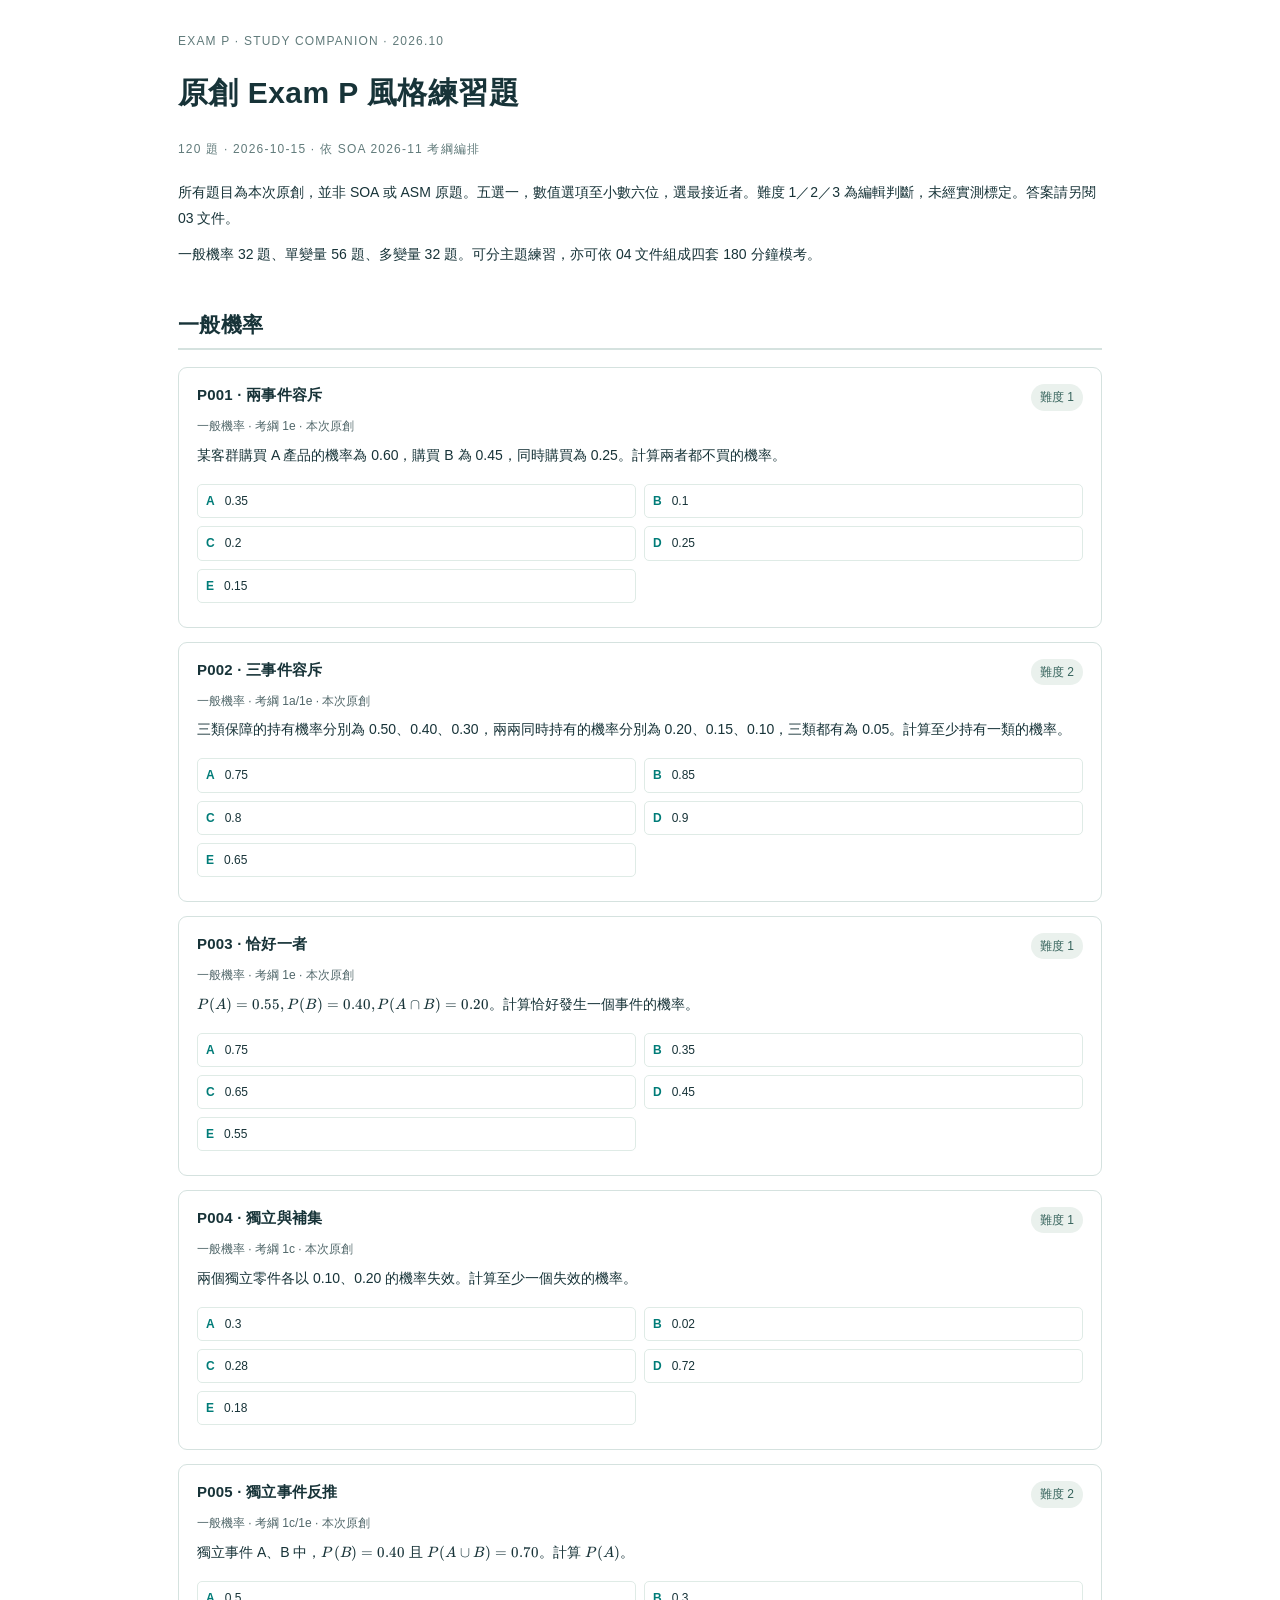
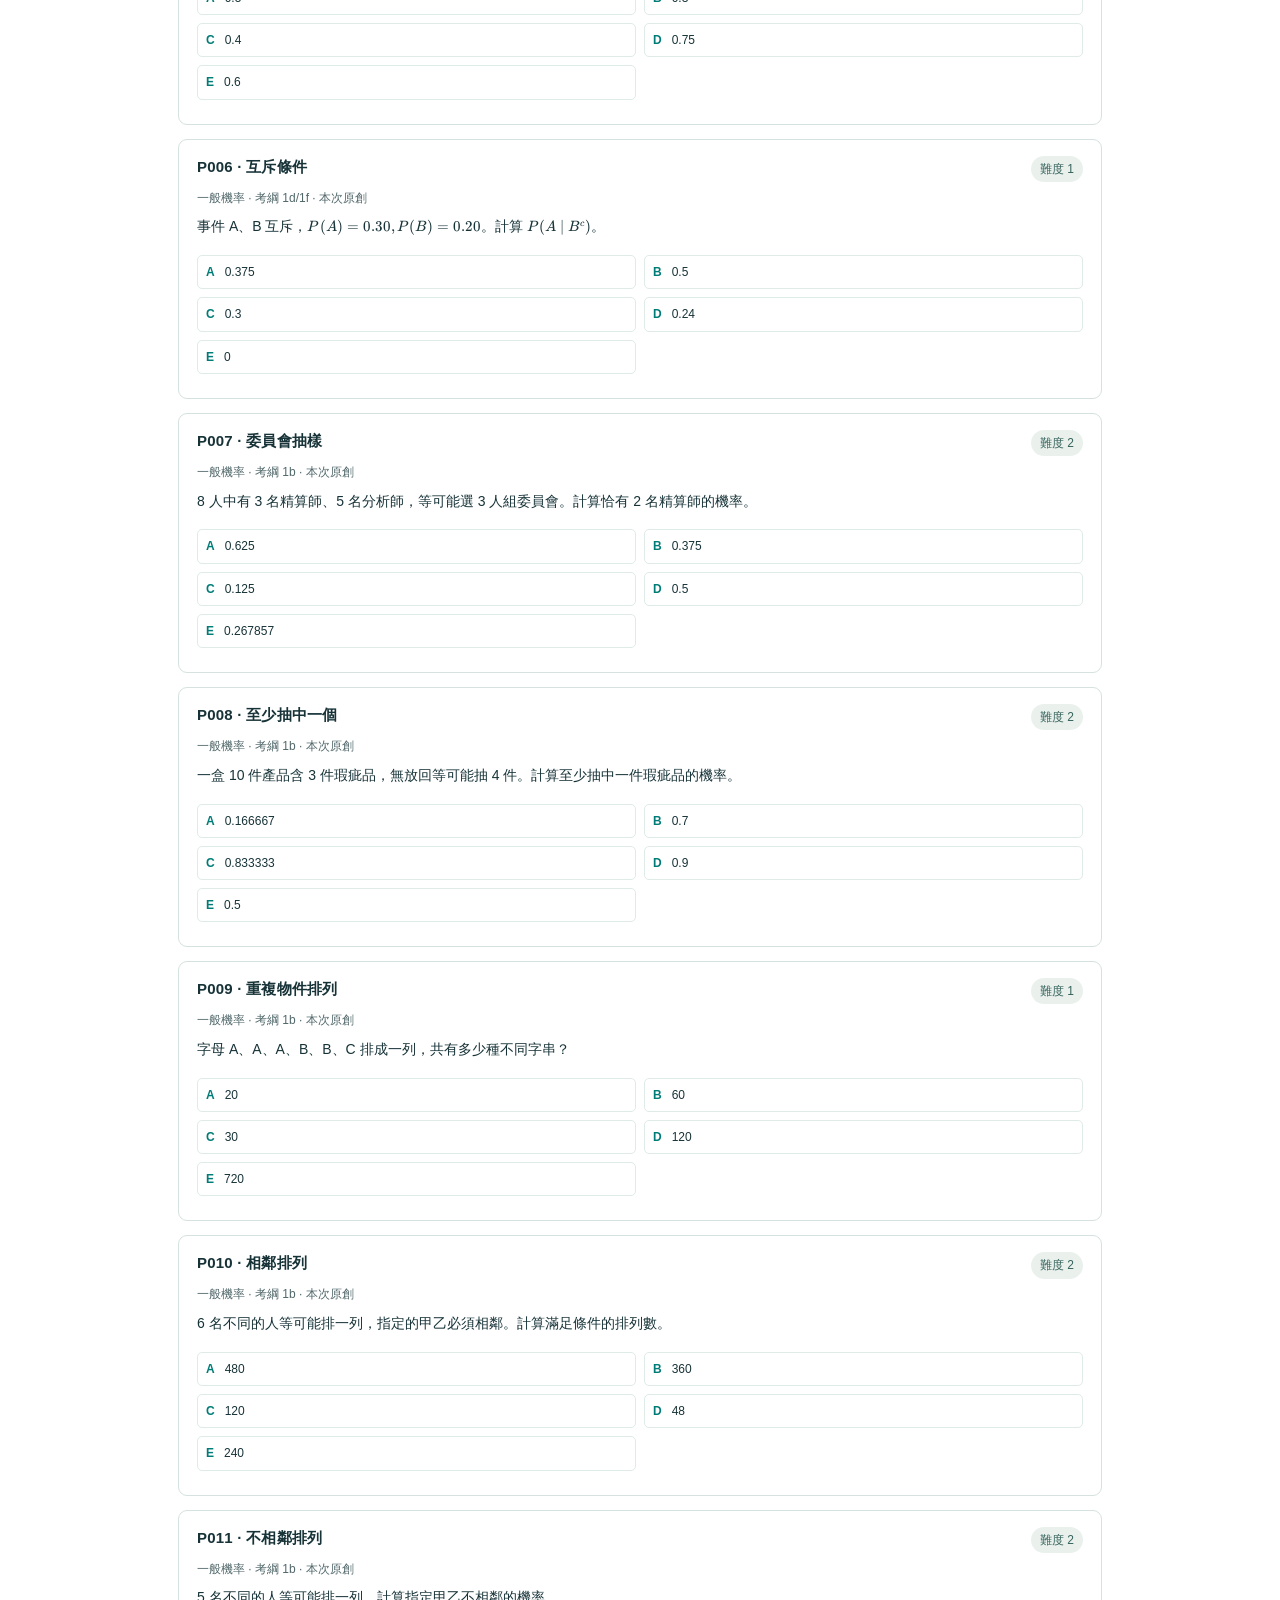
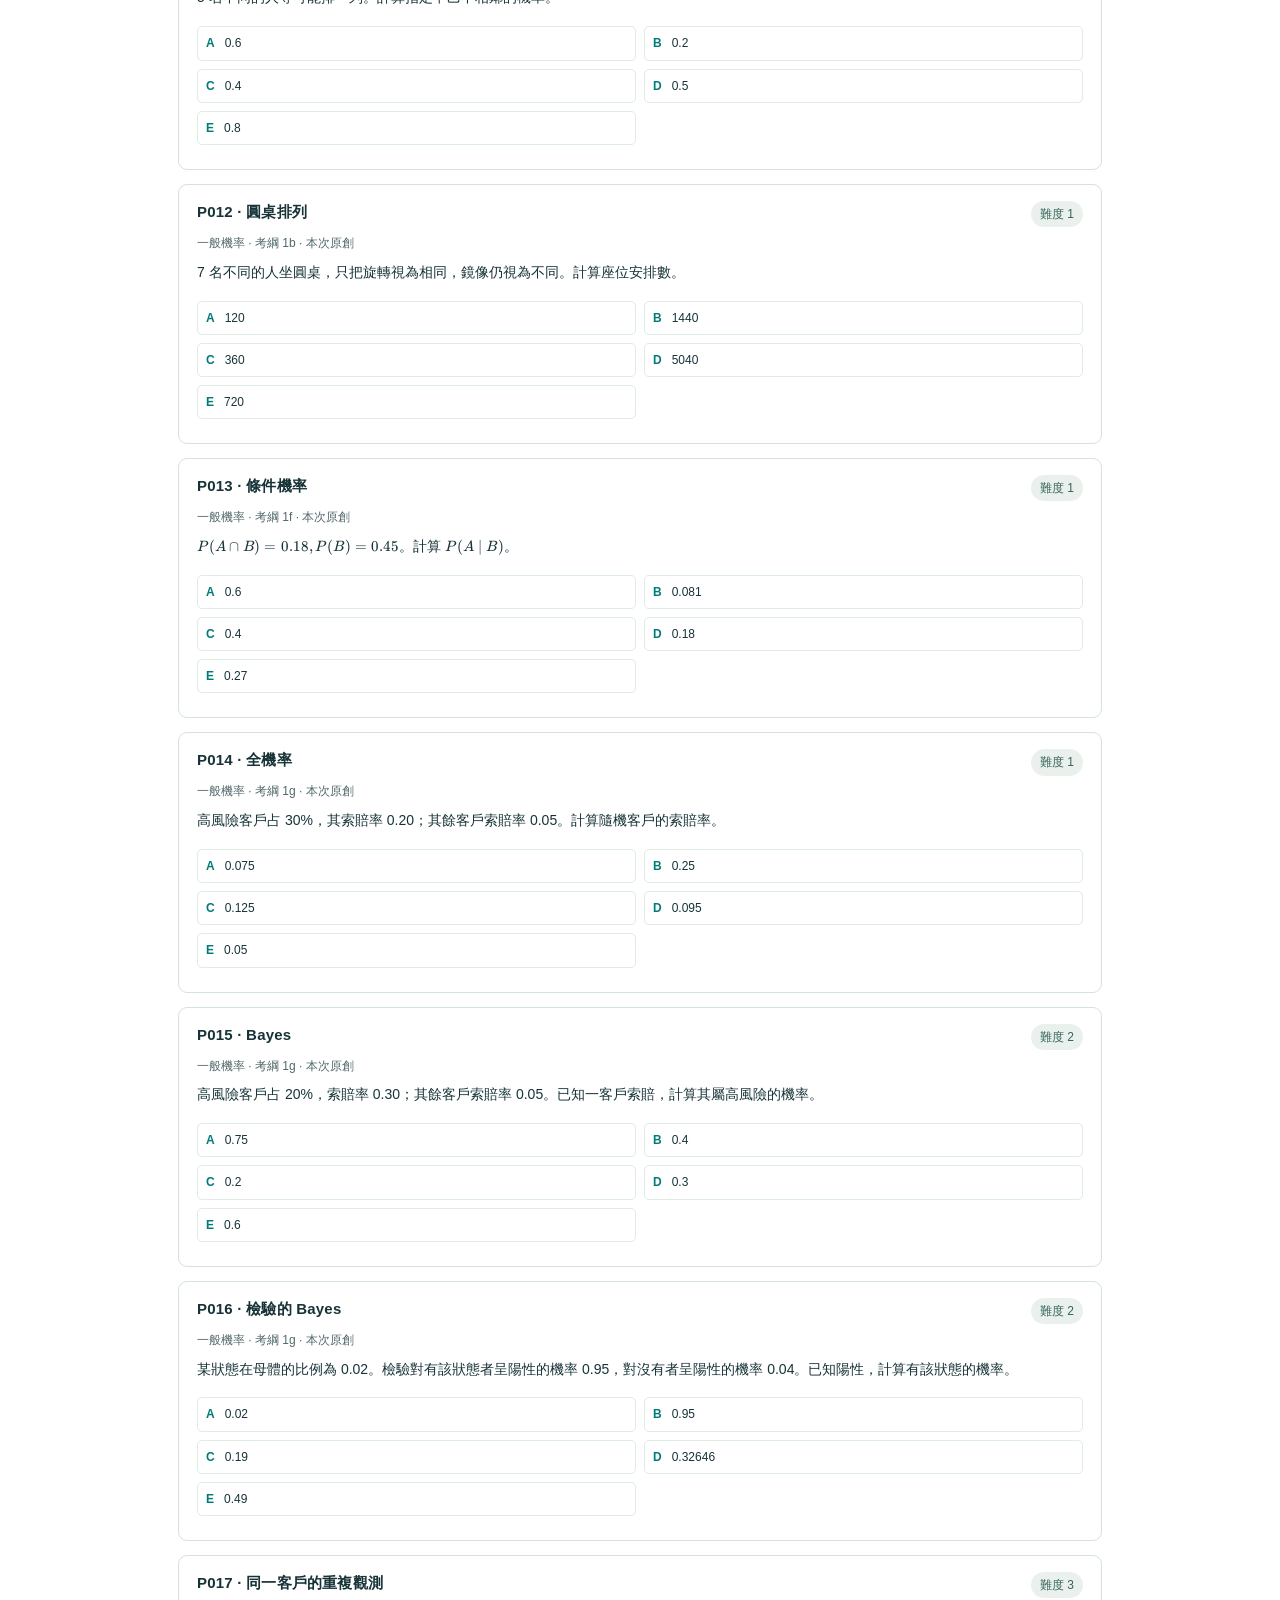
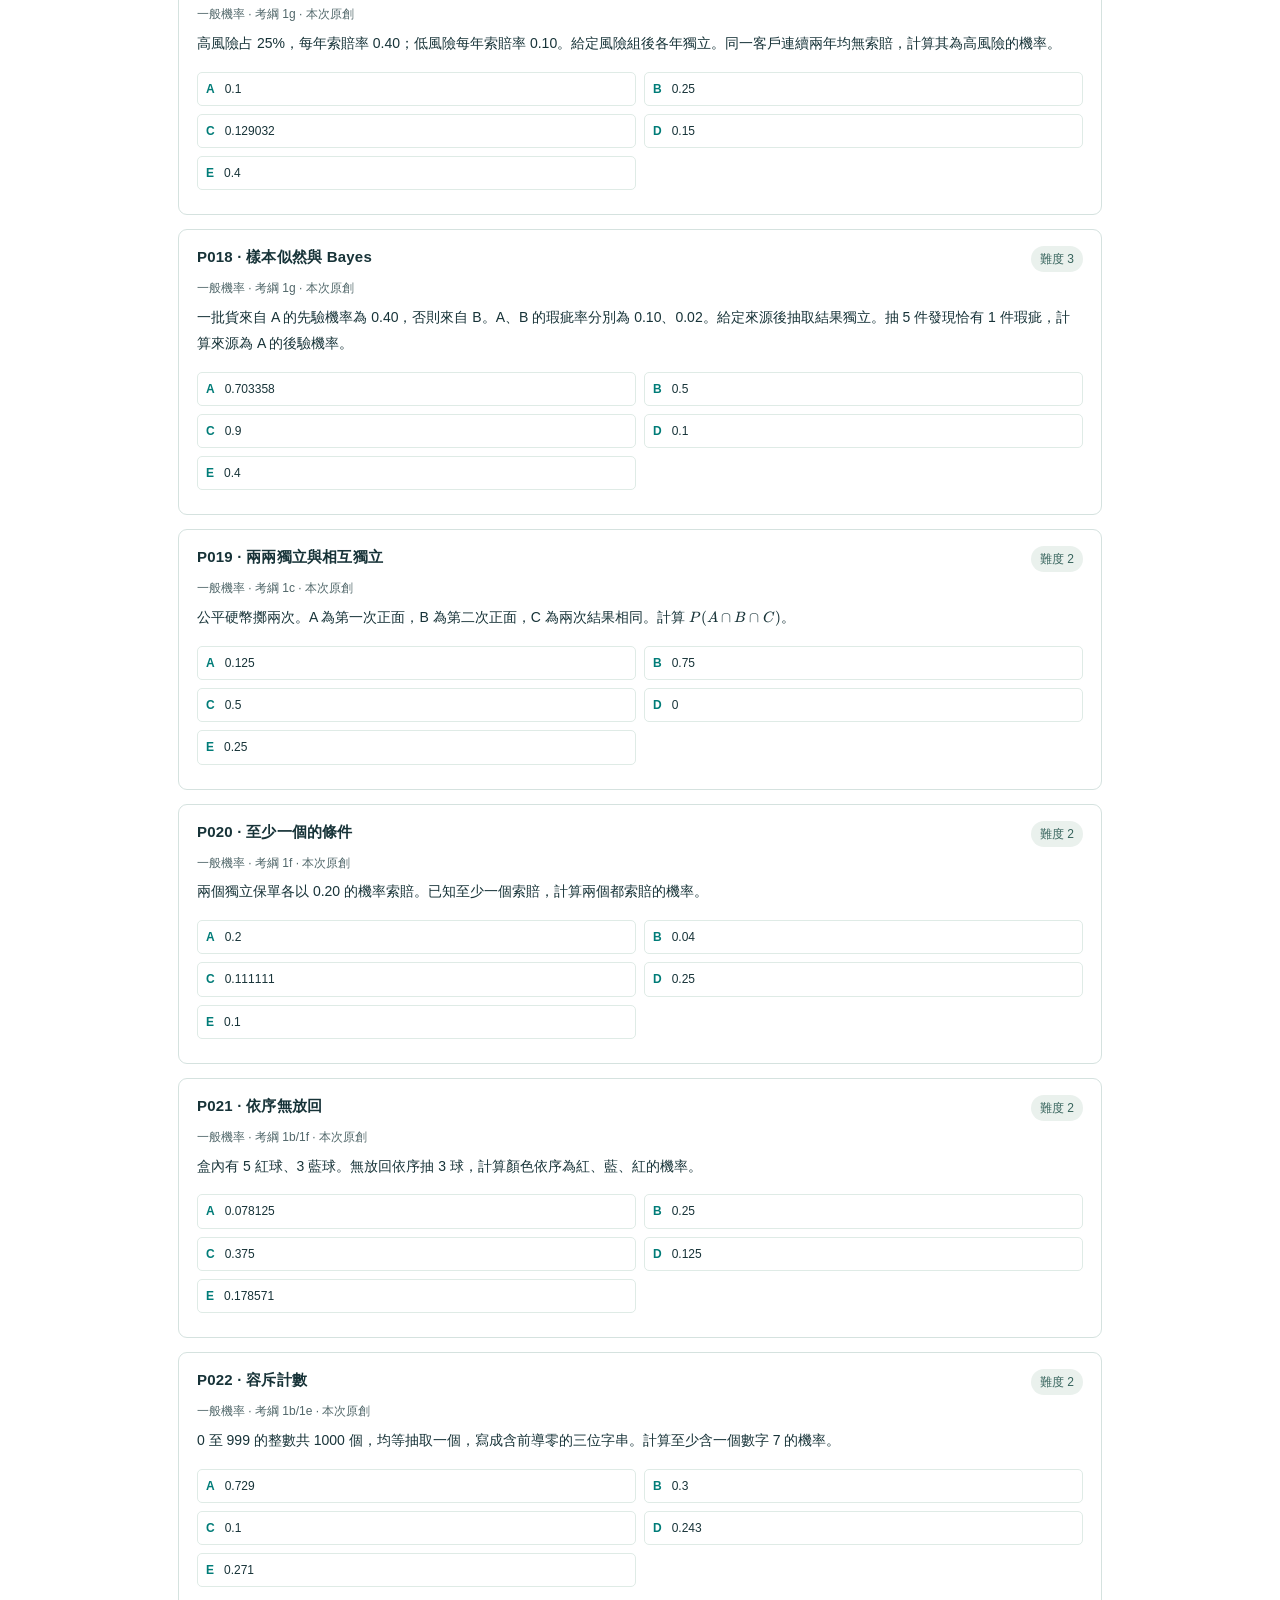
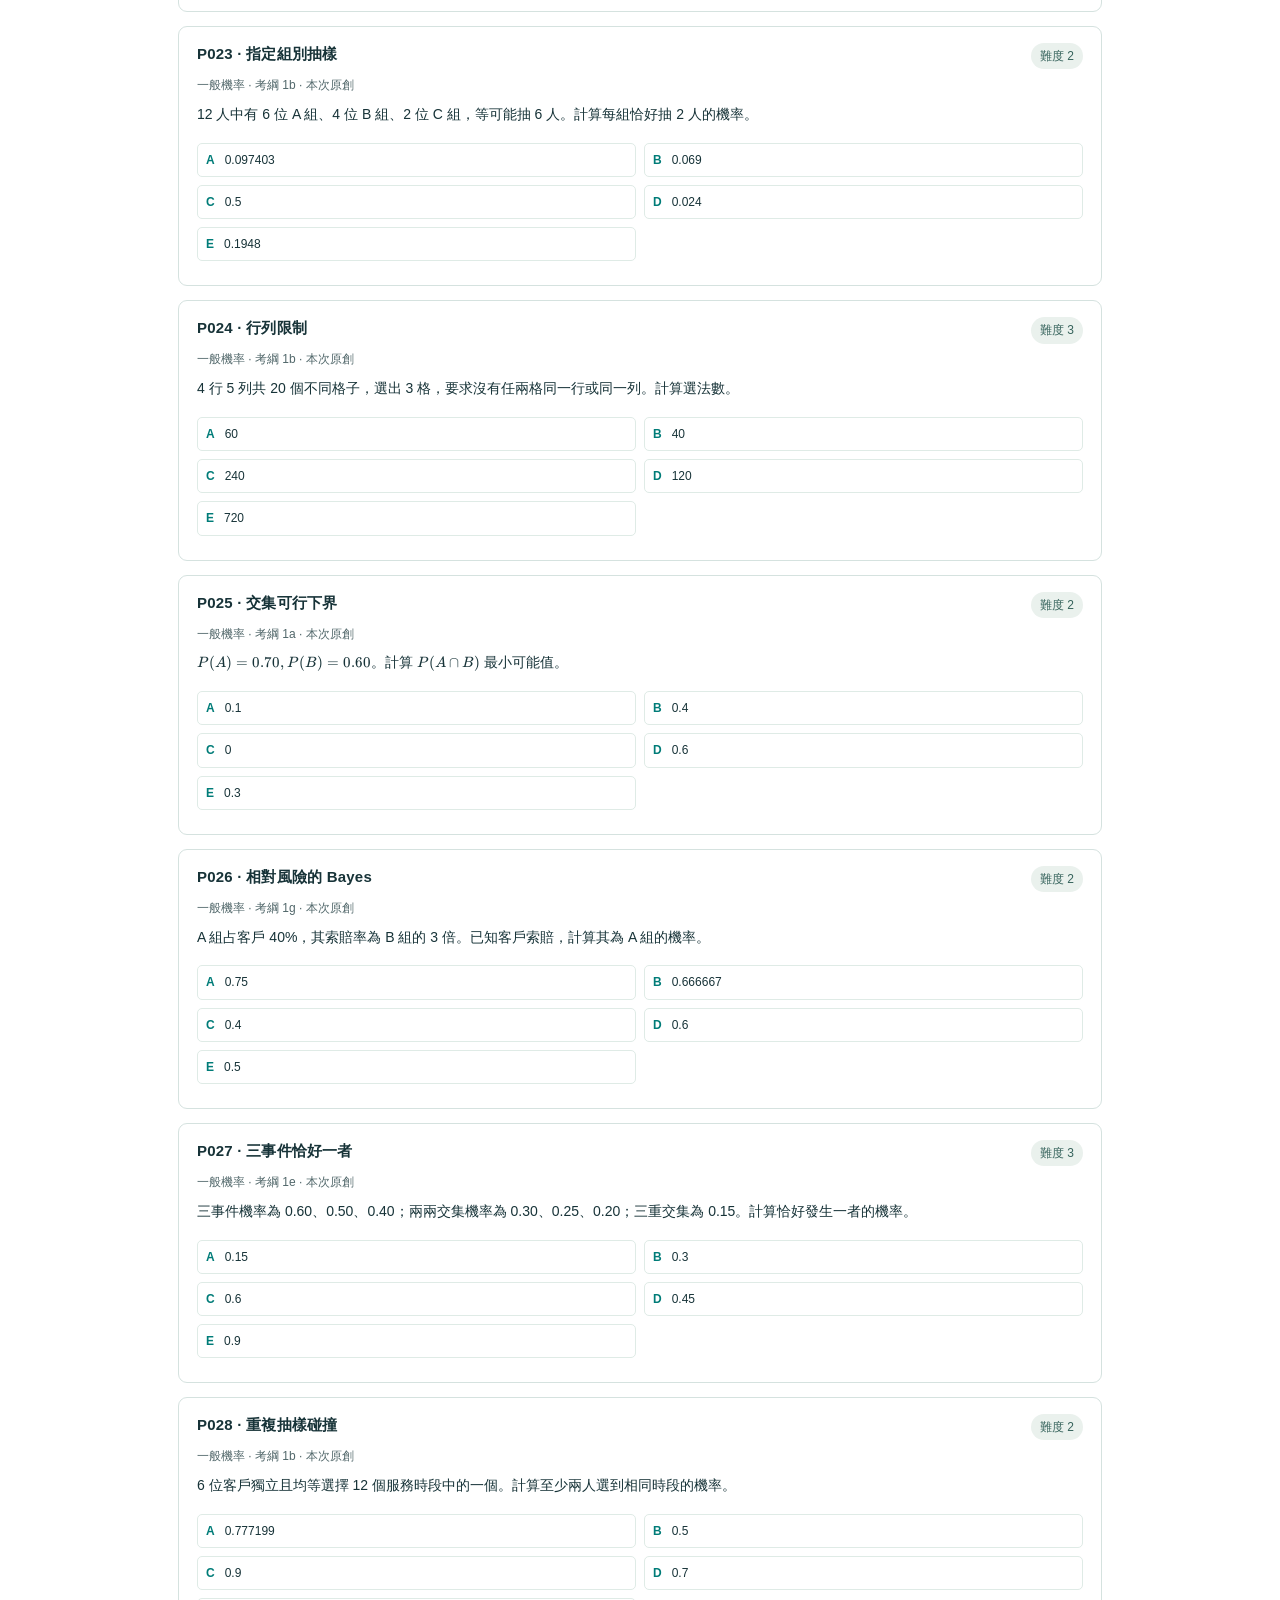
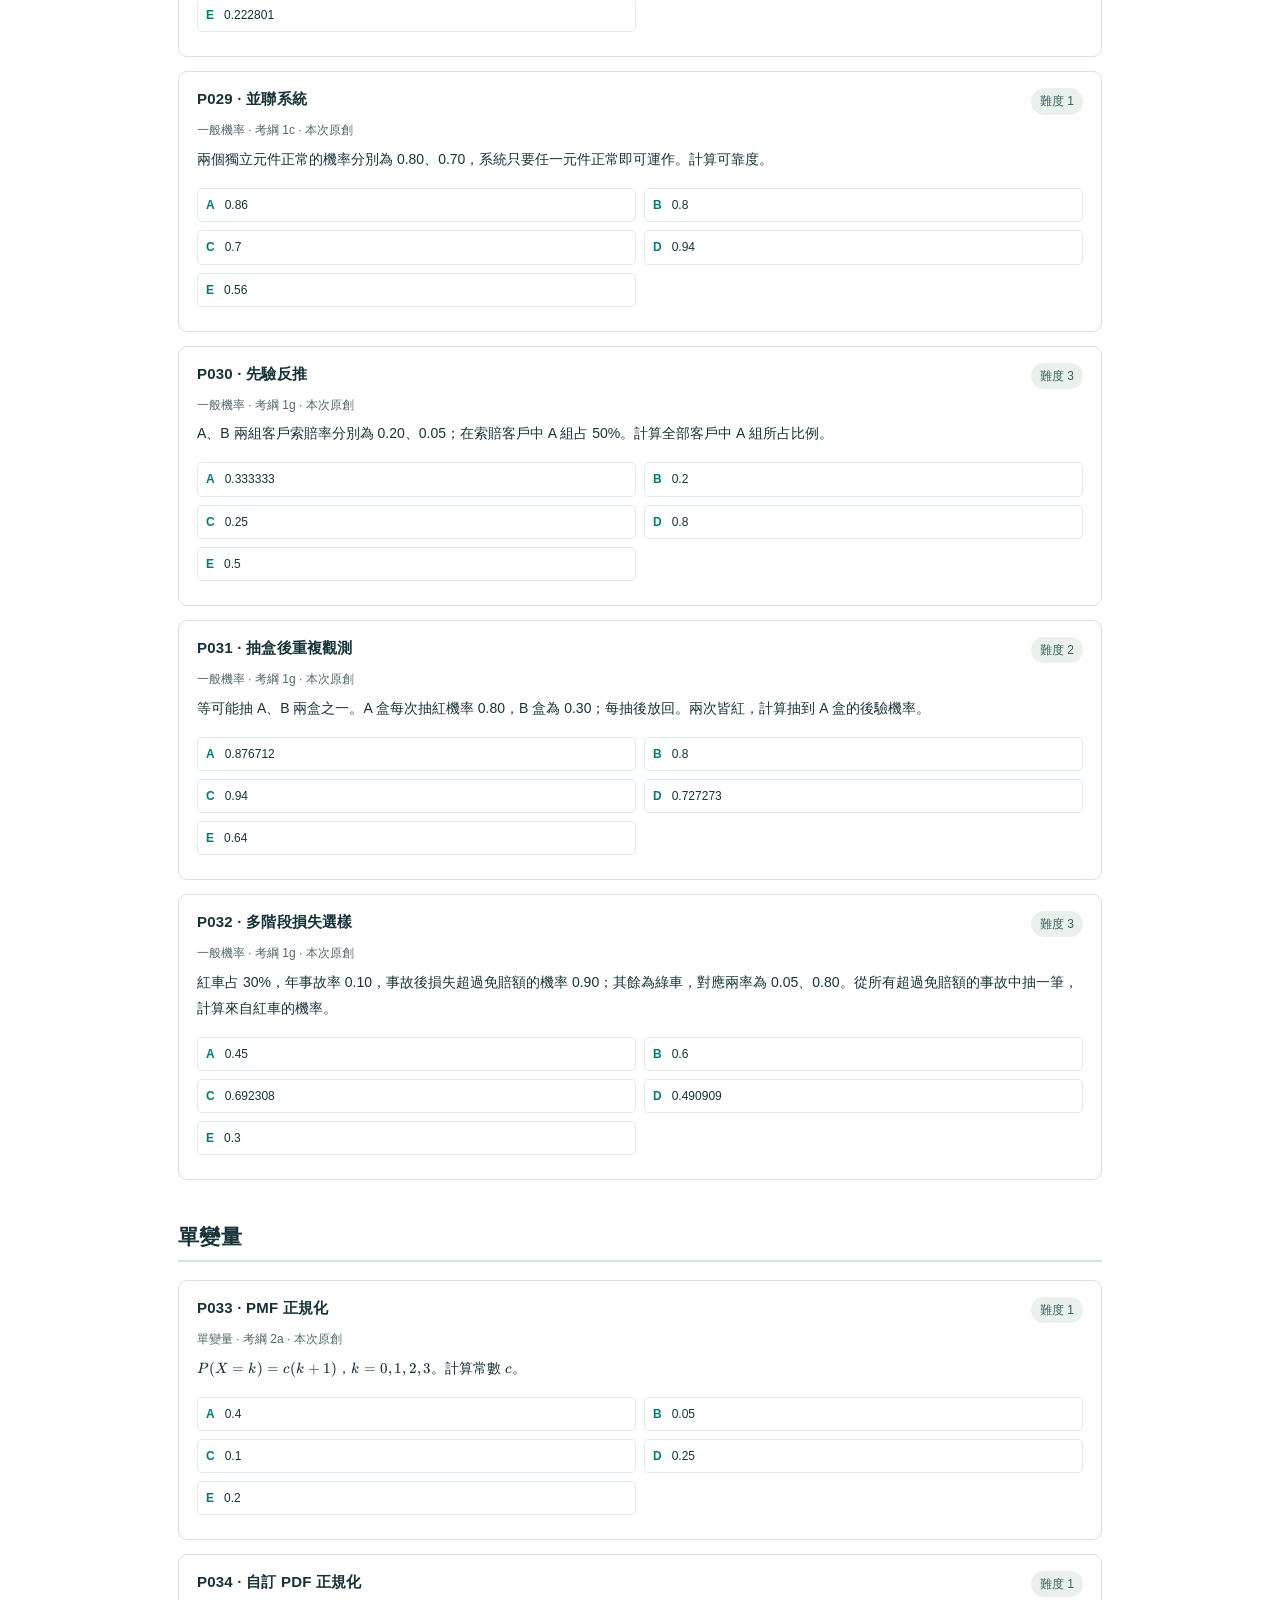
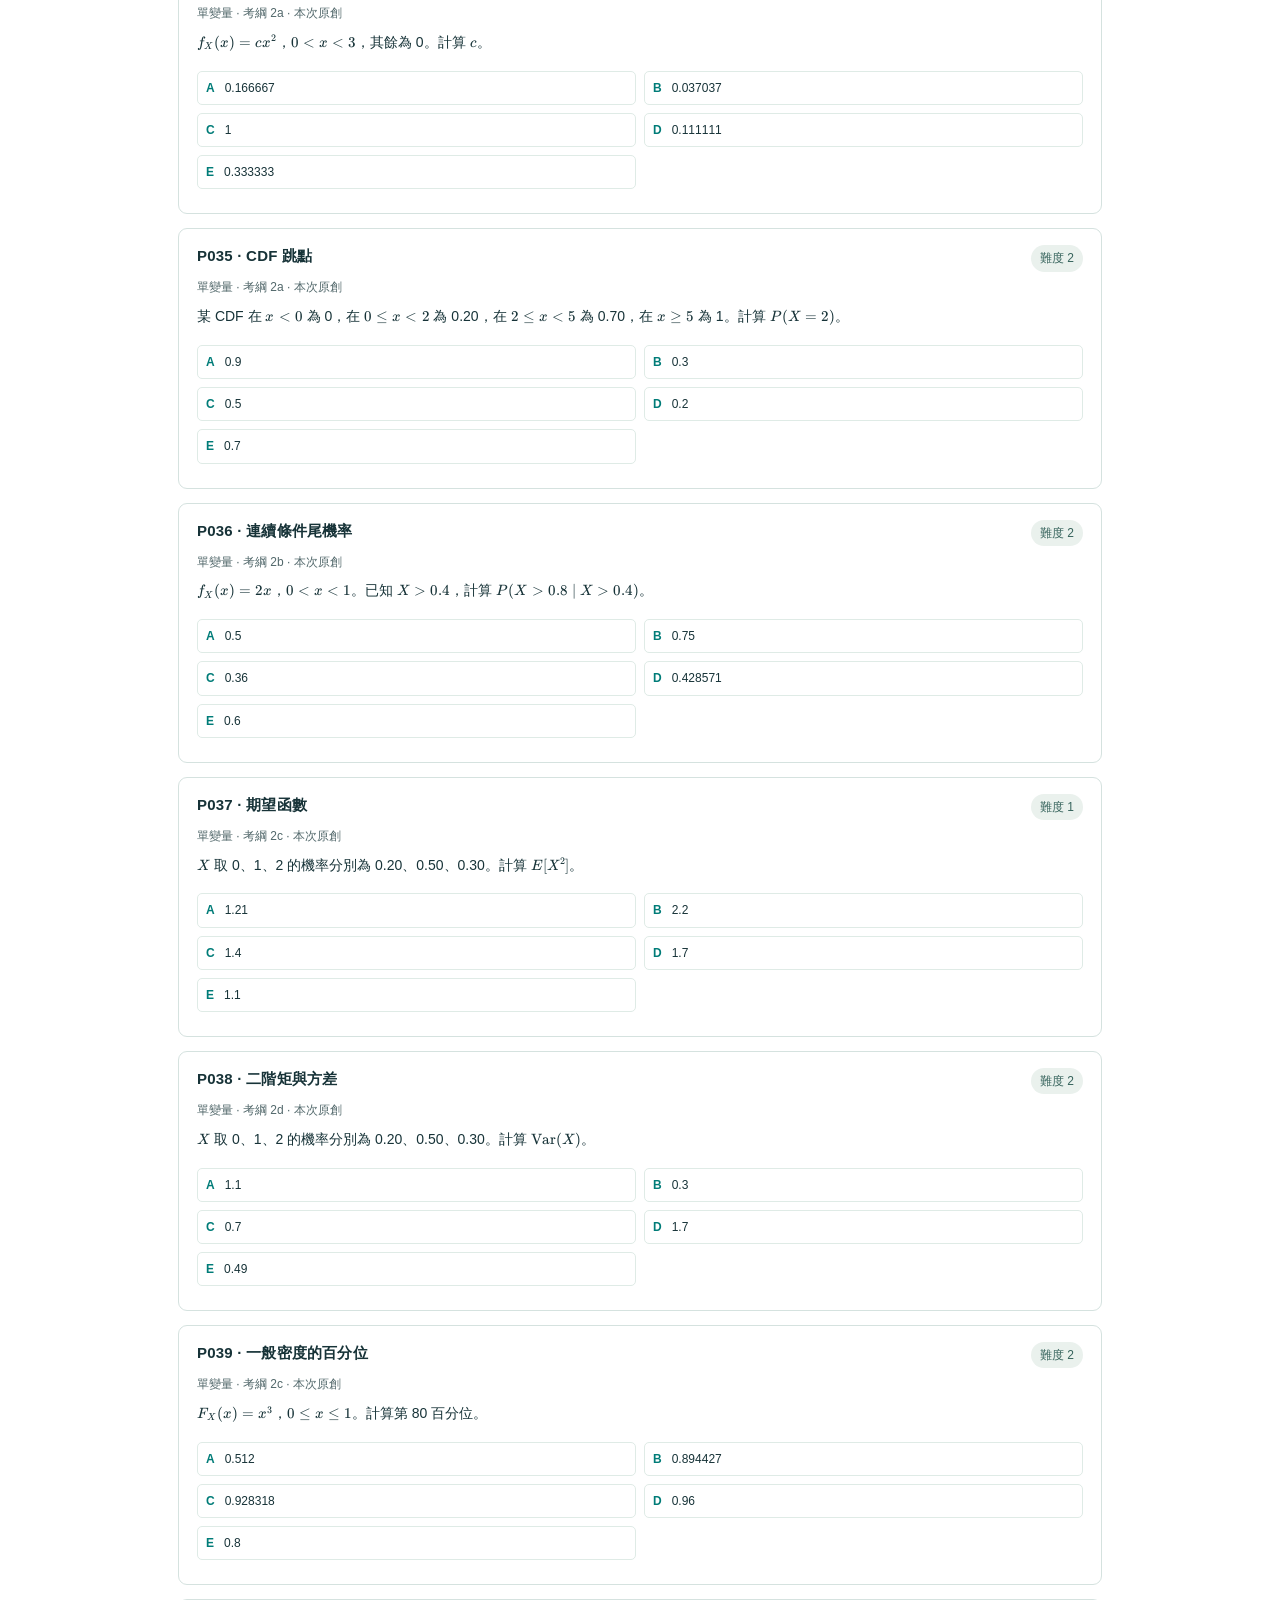
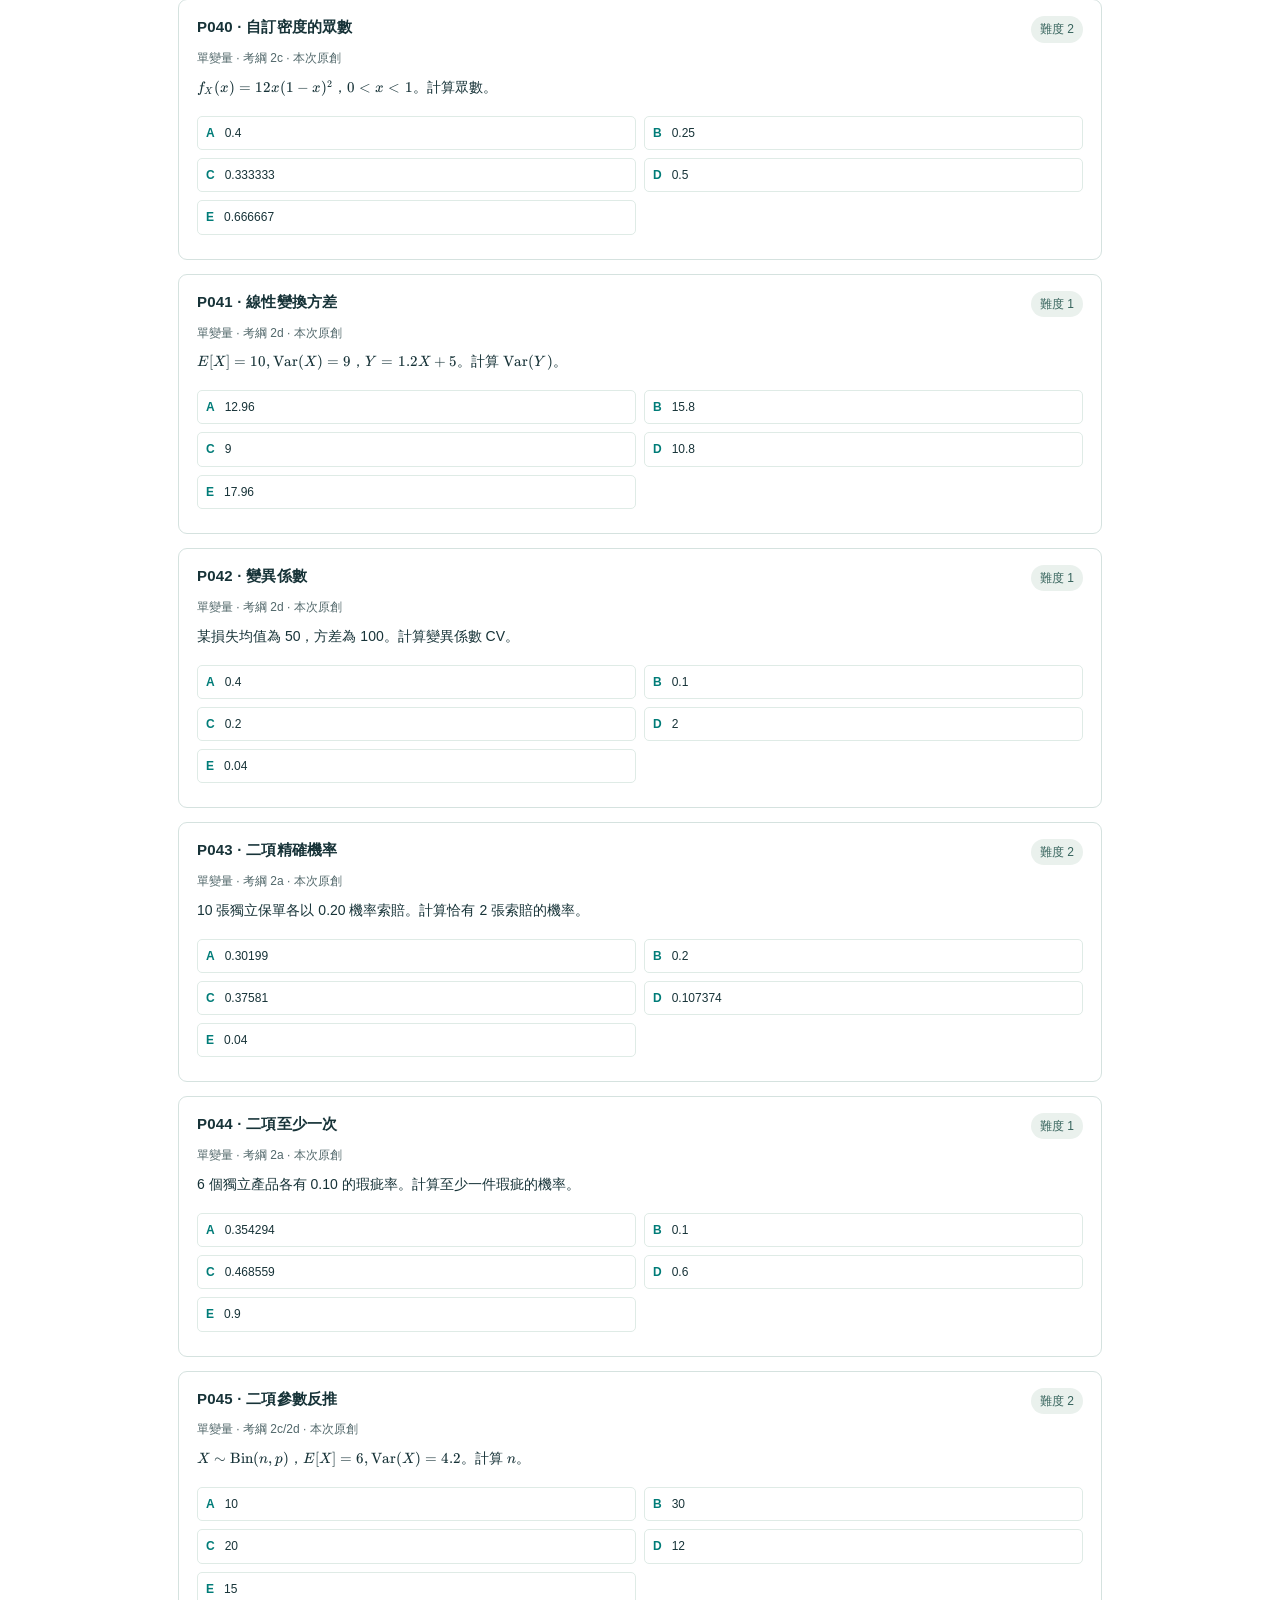
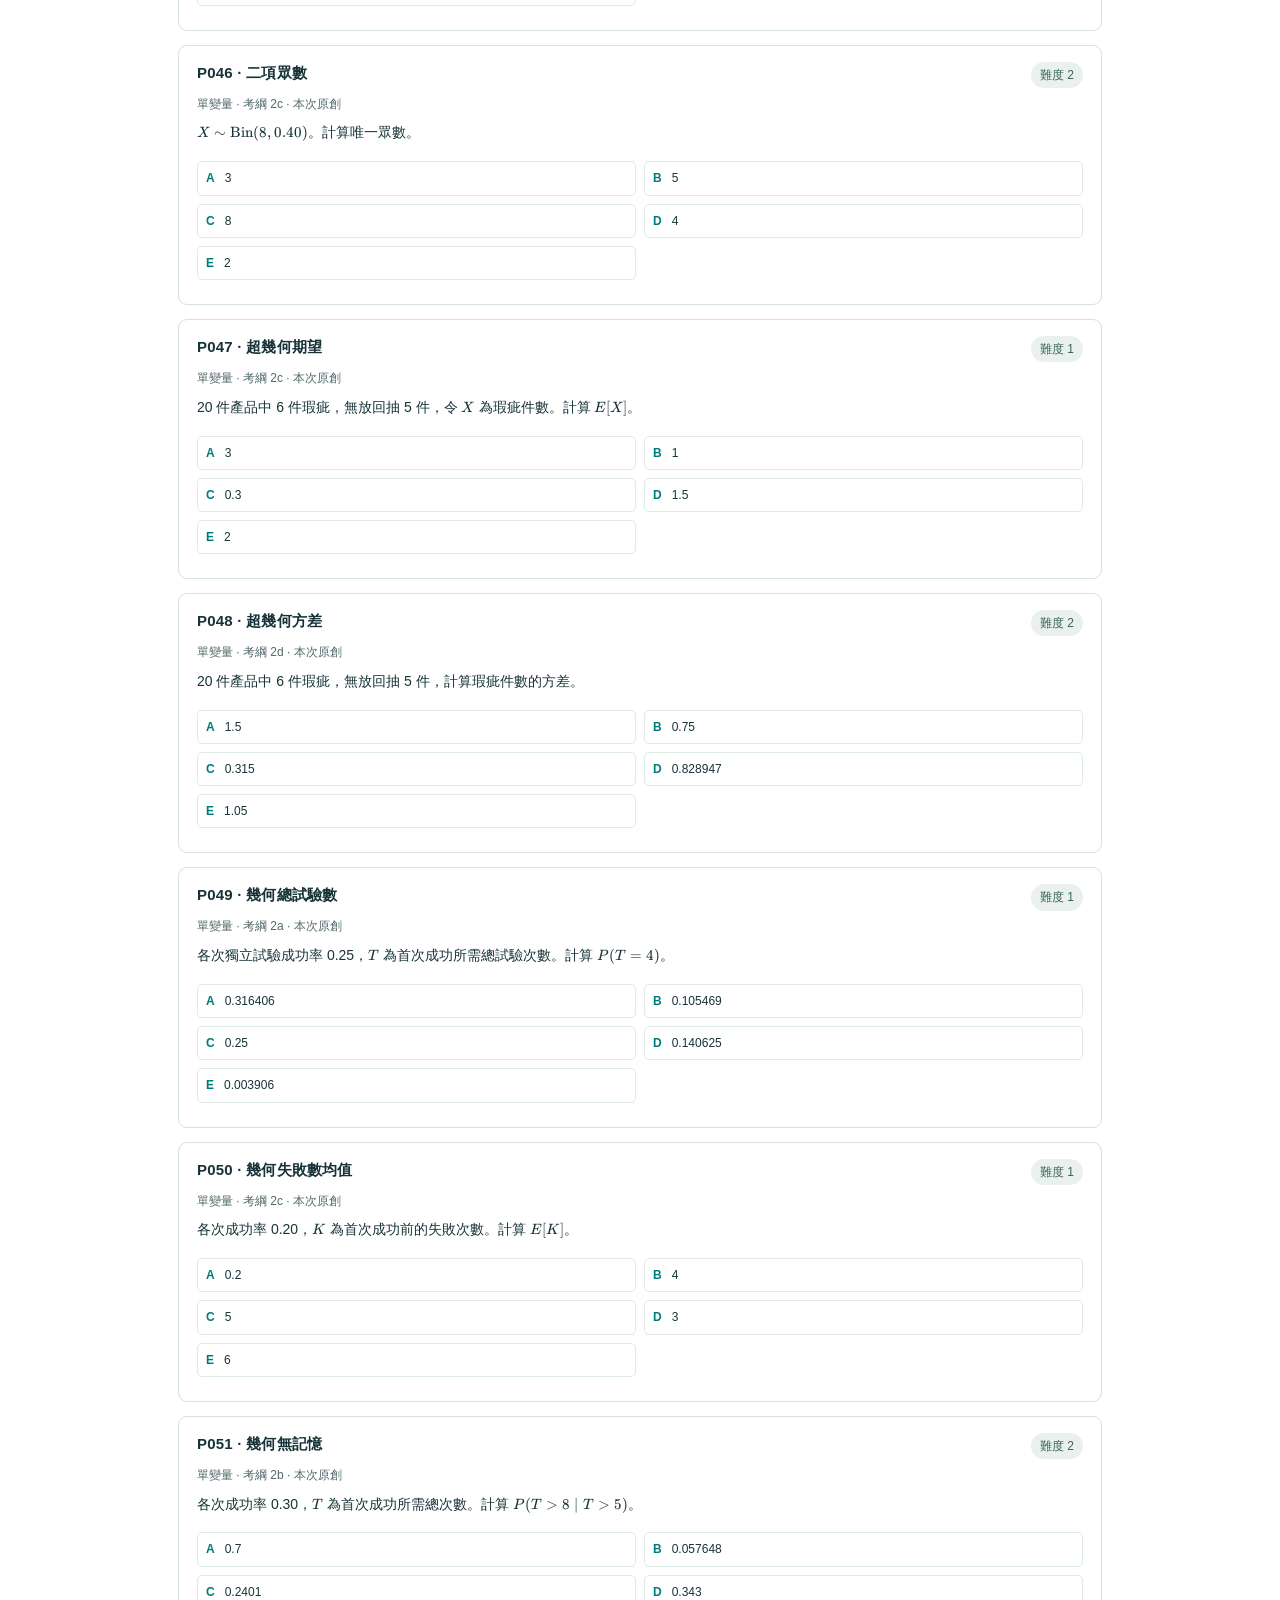
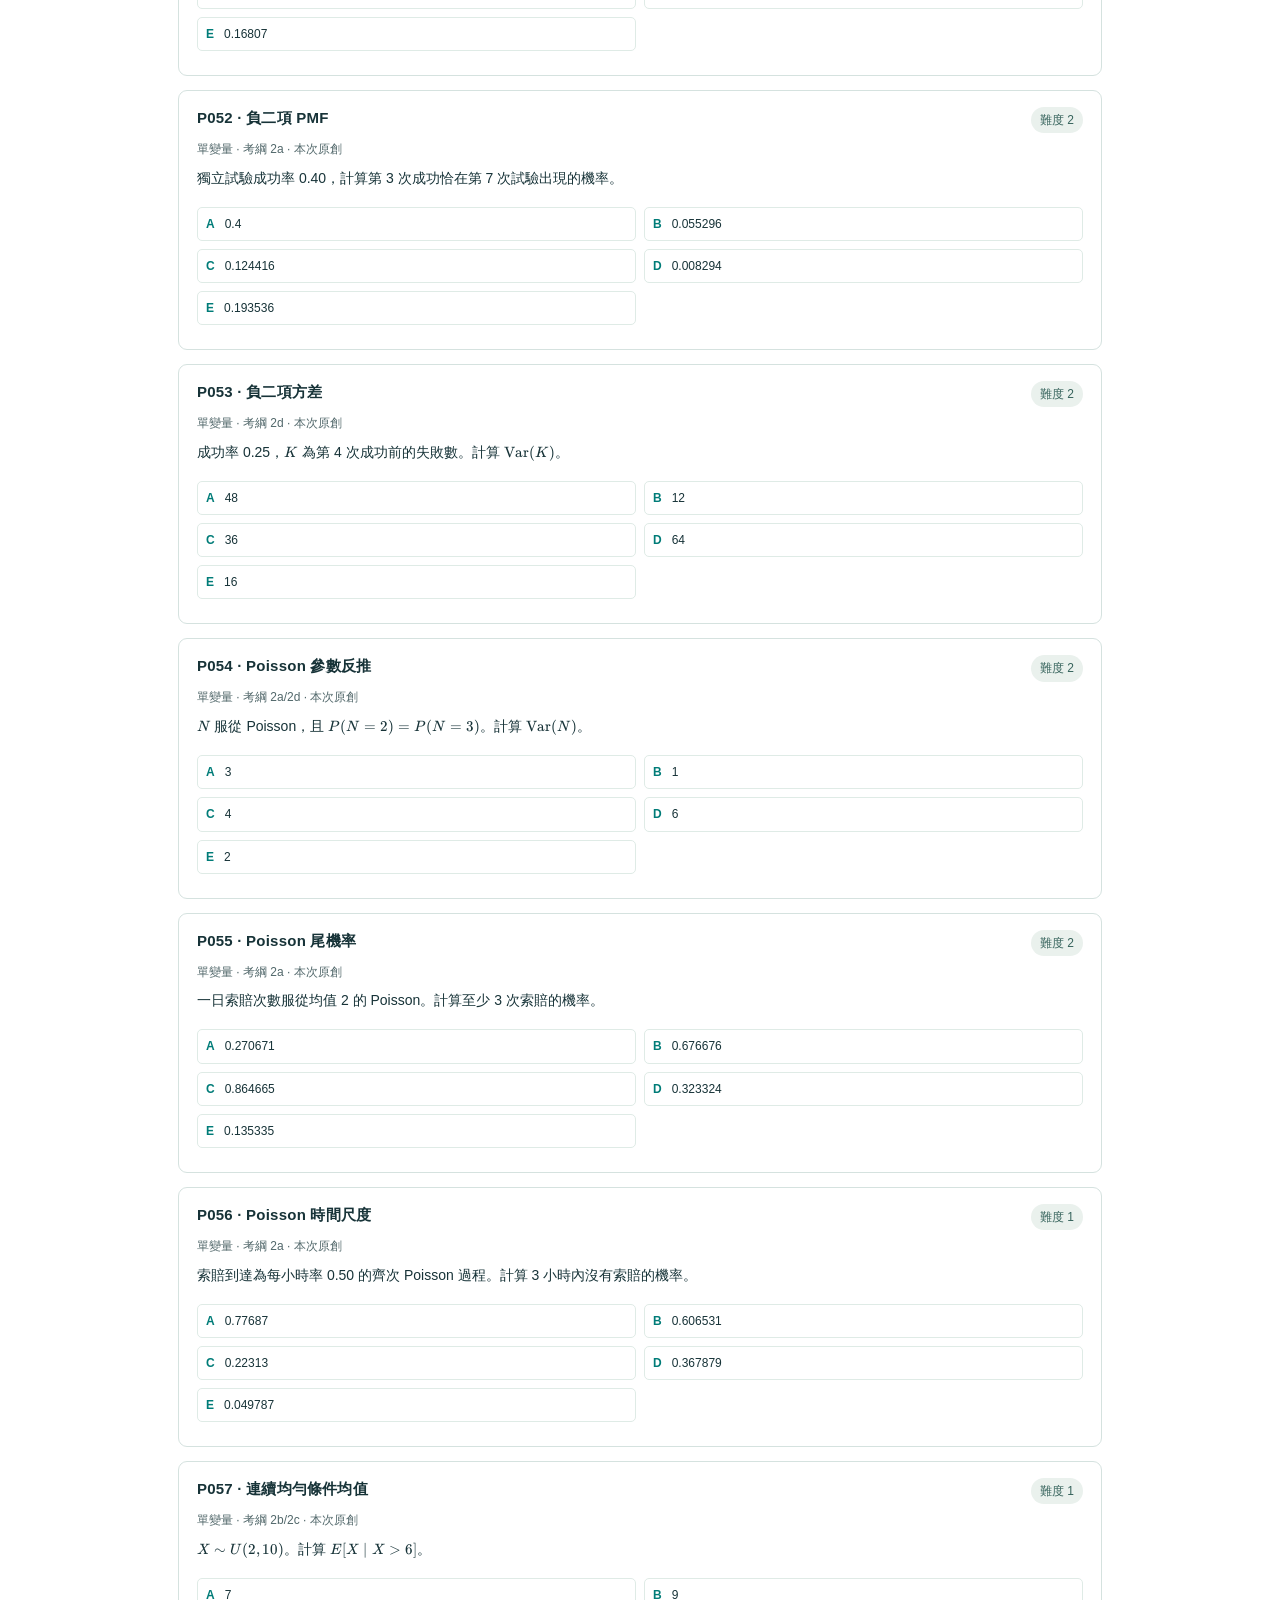
<file: 02_原創仿真題120題.html>
<!doctype html><html lang="zh-Hant"><head><meta charset="utf-8"><meta name="viewport" content="width=device-width, initial-scale=1"><title>02_原創仿真題120題</title><link rel="stylesheet" href="assets/katex.min.css"><link rel="stylesheet" href="assets/style.css"></head><body class="pdfbody"><main><div class="covermeta">EXAM P · STUDY COMPANION · 2026.10</div><h1>原創 Exam P 風格練習題</h1><p class="covermeta">120 題 · 2026-10-15 · 依 SOA 2026-11 考綱編排</p><p>所有題目為本次原創，並非 SOA 或 ASM 原題。五選一，數值選項至小數六位，選最接近者。難度 1／2／3 為編輯判斷，未經實測標定。答案請另閱 03 文件。</p><p>一般機率 32 題、單變量 56 題、多變量 32 題。可分主題練習，亦可依 04 文件組成四套 180 分鐘模考。</p><h2>一般機率</h2><article class="qcard" id="P001" data-area="G" data-level="1" data-topic="兩事件容斥"><div class="qtop"><h3>P001 · 兩事件容斥</h3><span class="badge">難度 1</span></div><p class="qmeta">一般機率 · 考綱 1e · 本次原創</p><p>某客群購買 A 產品的機率為 0.60，購買 B 為 0.45，同時購買為 0.25。計算兩者都不買的機率。</p>
<div class="options"><div class="option"><b>A</b><span>0.35</span></div><div class="option"><b>B</b><span>0.1</span></div><div class="option"><b>C</b><span>0.2</span></div><div class="option"><b>D</b><span>0.25</span></div><div class="option"><b>E</b><span>0.15</span></div></div></article><article class="qcard" id="P002" data-area="G" data-level="2" data-topic="三事件容斥"><div class="qtop"><h3>P002 · 三事件容斥</h3><span class="badge">難度 2</span></div><p class="qmeta">一般機率 · 考綱 1a/1e · 本次原創</p><p>三類保障的持有機率分別為 0.50、0.40、0.30，兩兩同時持有的機率分別為 0.20、0.15、0.10，三類都有為 0.05。計算至少持有一類的機率。</p>
<div class="options"><div class="option"><b>A</b><span>0.75</span></div><div class="option"><b>B</b><span>0.85</span></div><div class="option"><b>C</b><span>0.8</span></div><div class="option"><b>D</b><span>0.9</span></div><div class="option"><b>E</b><span>0.65</span></div></div></article><article class="qcard" id="P003" data-area="G" data-level="1" data-topic="恰好一者"><div class="qtop"><h3>P003 · 恰好一者</h3><span class="badge">難度 1</span></div><p class="qmeta">一般機率 · 考綱 1e · 本次原創</p><p><span class="katex"><span class="katex-html" aria-hidden="true"><span class="base"><span class="strut" style="height:1em;vertical-align:-0.25em;"></span><span class="mord mathnormal" style="margin-right:0.13889em;">P</span><span class="mopen">(</span><span class="mord mathnormal">A</span><span class="mclose">)</span><span class="mspace" style="margin-right:0.2778em;"></span><span class="mrel">=</span><span class="mspace" style="margin-right:0.2778em;"></span></span><span class="base"><span class="strut" style="height:1em;vertical-align:-0.25em;"></span><span class="mord">0.55</span><span class="mpunct">,</span><span class="mspace" style="margin-right:0.1667em;"></span><span class="mord mathnormal" style="margin-right:0.13889em;">P</span><span class="mopen">(</span><span class="mord mathnormal" style="margin-right:0.05017em;">B</span><span class="mclose">)</span><span class="mspace" style="margin-right:0.2778em;"></span><span class="mrel">=</span><span class="mspace" style="margin-right:0.2778em;"></span></span><span class="base"><span class="strut" style="height:1em;vertical-align:-0.25em;"></span><span class="mord">0.40</span><span class="mpunct">,</span><span class="mspace" style="margin-right:0.1667em;"></span><span class="mord mathnormal" style="margin-right:0.13889em;">P</span><span class="mopen">(</span><span class="mord mathnormal">A</span><span class="mspace" style="margin-right:0.2222em;"></span><span class="mbin">∩</span><span class="mspace" style="margin-right:0.2222em;"></span></span><span class="base"><span class="strut" style="height:1em;vertical-align:-0.25em;"></span><span class="mord mathnormal" style="margin-right:0.05017em;">B</span><span class="mclose">)</span><span class="mspace" style="margin-right:0.2778em;"></span><span class="mrel">=</span><span class="mspace" style="margin-right:0.2778em;"></span></span><span class="base"><span class="strut" style="height:0.6444em;"></span><span class="mord">0.20</span></span></span></span>。計算恰好發生一個事件的機率。</p>
<div class="options"><div class="option"><b>A</b><span>0.75</span></div><div class="option"><b>B</b><span>0.35</span></div><div class="option"><b>C</b><span>0.65</span></div><div class="option"><b>D</b><span>0.45</span></div><div class="option"><b>E</b><span>0.55</span></div></div></article><article class="qcard" id="P004" data-area="G" data-level="1" data-topic="獨立與補集"><div class="qtop"><h3>P004 · 獨立與補集</h3><span class="badge">難度 1</span></div><p class="qmeta">一般機率 · 考綱 1c · 本次原創</p><p>兩個獨立零件各以 0.10、0.20 的機率失效。計算至少一個失效的機率。</p>
<div class="options"><div class="option"><b>A</b><span>0.3</span></div><div class="option"><b>B</b><span>0.02</span></div><div class="option"><b>C</b><span>0.28</span></div><div class="option"><b>D</b><span>0.72</span></div><div class="option"><b>E</b><span>0.18</span></div></div></article><article class="qcard" id="P005" data-area="G" data-level="2" data-topic="獨立事件反推"><div class="qtop"><h3>P005 · 獨立事件反推</h3><span class="badge">難度 2</span></div><p class="qmeta">一般機率 · 考綱 1c/1e · 本次原創</p><p>獨立事件 A、B 中，<span class="katex"><span class="katex-html" aria-hidden="true"><span class="base"><span class="strut" style="height:1em;vertical-align:-0.25em;"></span><span class="mord mathnormal" style="margin-right:0.13889em;">P</span><span class="mopen">(</span><span class="mord mathnormal" style="margin-right:0.05017em;">B</span><span class="mclose">)</span><span class="mspace" style="margin-right:0.2778em;"></span><span class="mrel">=</span><span class="mspace" style="margin-right:0.2778em;"></span></span><span class="base"><span class="strut" style="height:0.6444em;"></span><span class="mord">0.40</span></span></span></span> 且 <span class="katex"><span class="katex-html" aria-hidden="true"><span class="base"><span class="strut" style="height:1em;vertical-align:-0.25em;"></span><span class="mord mathnormal" style="margin-right:0.13889em;">P</span><span class="mopen">(</span><span class="mord mathnormal">A</span><span class="mspace" style="margin-right:0.2222em;"></span><span class="mbin">∪</span><span class="mspace" style="margin-right:0.2222em;"></span></span><span class="base"><span class="strut" style="height:1em;vertical-align:-0.25em;"></span><span class="mord mathnormal" style="margin-right:0.05017em;">B</span><span class="mclose">)</span><span class="mspace" style="margin-right:0.2778em;"></span><span class="mrel">=</span><span class="mspace" style="margin-right:0.2778em;"></span></span><span class="base"><span class="strut" style="height:0.6444em;"></span><span class="mord">0.70</span></span></span></span>。計算 <span class="katex"><span class="katex-html" aria-hidden="true"><span class="base"><span class="strut" style="height:1em;vertical-align:-0.25em;"></span><span class="mord mathnormal" style="margin-right:0.13889em;">P</span><span class="mopen">(</span><span class="mord mathnormal">A</span><span class="mclose">)</span></span></span></span>。</p>
<div class="options"><div class="option"><b>A</b><span>0.5</span></div><div class="option"><b>B</b><span>0.3</span></div><div class="option"><b>C</b><span>0.4</span></div><div class="option"><b>D</b><span>0.75</span></div><div class="option"><b>E</b><span>0.6</span></div></div></article><article class="qcard" id="P006" data-area="G" data-level="1" data-topic="互斥條件"><div class="qtop"><h3>P006 · 互斥條件</h3><span class="badge">難度 1</span></div><p class="qmeta">一般機率 · 考綱 1d/1f · 本次原創</p><p>事件 A、B 互斥，<span class="katex"><span class="katex-html" aria-hidden="true"><span class="base"><span class="strut" style="height:1em;vertical-align:-0.25em;"></span><span class="mord mathnormal" style="margin-right:0.13889em;">P</span><span class="mopen">(</span><span class="mord mathnormal">A</span><span class="mclose">)</span><span class="mspace" style="margin-right:0.2778em;"></span><span class="mrel">=</span><span class="mspace" style="margin-right:0.2778em;"></span></span><span class="base"><span class="strut" style="height:1em;vertical-align:-0.25em;"></span><span class="mord">0.30</span><span class="mpunct">,</span><span class="mspace" style="margin-right:0.1667em;"></span><span class="mord mathnormal" style="margin-right:0.13889em;">P</span><span class="mopen">(</span><span class="mord mathnormal" style="margin-right:0.05017em;">B</span><span class="mclose">)</span><span class="mspace" style="margin-right:0.2778em;"></span><span class="mrel">=</span><span class="mspace" style="margin-right:0.2778em;"></span></span><span class="base"><span class="strut" style="height:0.6444em;"></span><span class="mord">0.20</span></span></span></span>。計算 <span class="katex"><span class="katex-html" aria-hidden="true"><span class="base"><span class="strut" style="height:1em;vertical-align:-0.25em;"></span><span class="mord mathnormal" style="margin-right:0.13889em;">P</span><span class="mopen">(</span><span class="mord mathnormal">A</span><span class="mspace" style="margin-right:0.2778em;"></span><span class="mrel">∣</span><span class="mspace" style="margin-right:0.2778em;"></span></span><span class="base"><span class="strut" style="height:1em;vertical-align:-0.25em;"></span><span class="mord"><span class="mord mathnormal" style="margin-right:0.05017em;">B</span><span class="msupsub"><span class="vlist-t"><span class="vlist-r"><span class="vlist" style="height:0.6644em;"><span style="top:-3.063em;margin-right:0.05em;"><span class="pstrut" style="height:2.7em;"></span><span class="sizing reset-size6 size3 mtight"><span class="mord mathnormal mtight">c</span></span></span></span></span></span></span></span><span class="mclose">)</span></span></span></span>。</p>
<div class="options"><div class="option"><b>A</b><span>0.375</span></div><div class="option"><b>B</b><span>0.5</span></div><div class="option"><b>C</b><span>0.3</span></div><div class="option"><b>D</b><span>0.24</span></div><div class="option"><b>E</b><span>0</span></div></div></article><article class="qcard" id="P007" data-area="G" data-level="2" data-topic="委員會抽樣"><div class="qtop"><h3>P007 · 委員會抽樣</h3><span class="badge">難度 2</span></div><p class="qmeta">一般機率 · 考綱 1b · 本次原創</p><p>8 人中有 3 名精算師、5 名分析師，等可能選 3 人組委員會。計算恰有 2 名精算師的機率。</p>
<div class="options"><div class="option"><b>A</b><span>0.625</span></div><div class="option"><b>B</b><span>0.375</span></div><div class="option"><b>C</b><span>0.125</span></div><div class="option"><b>D</b><span>0.5</span></div><div class="option"><b>E</b><span>0.267857</span></div></div></article><article class="qcard" id="P008" data-area="G" data-level="2" data-topic="至少抽中一個"><div class="qtop"><h3>P008 · 至少抽中一個</h3><span class="badge">難度 2</span></div><p class="qmeta">一般機率 · 考綱 1b · 本次原創</p><p>一盒 10 件產品含 3 件瑕疵品，無放回等可能抽 4 件。計算至少抽中一件瑕疵品的機率。</p>
<div class="options"><div class="option"><b>A</b><span>0.166667</span></div><div class="option"><b>B</b><span>0.7</span></div><div class="option"><b>C</b><span>0.833333</span></div><div class="option"><b>D</b><span>0.9</span></div><div class="option"><b>E</b><span>0.5</span></div></div></article><article class="qcard" id="P009" data-area="G" data-level="1" data-topic="重複物件排列"><div class="qtop"><h3>P009 · 重複物件排列</h3><span class="badge">難度 1</span></div><p class="qmeta">一般機率 · 考綱 1b · 本次原創</p><p>字母 A、A、A、B、B、C 排成一列，共有多少種不同字串？</p>
<div class="options"><div class="option"><b>A</b><span>20</span></div><div class="option"><b>B</b><span>60</span></div><div class="option"><b>C</b><span>30</span></div><div class="option"><b>D</b><span>120</span></div><div class="option"><b>E</b><span>720</span></div></div></article><article class="qcard" id="P010" data-area="G" data-level="2" data-topic="相鄰排列"><div class="qtop"><h3>P010 · 相鄰排列</h3><span class="badge">難度 2</span></div><p class="qmeta">一般機率 · 考綱 1b · 本次原創</p><p>6 名不同的人等可能排一列，指定的甲乙必須相鄰。計算滿足條件的排列數。</p>
<div class="options"><div class="option"><b>A</b><span>480</span></div><div class="option"><b>B</b><span>360</span></div><div class="option"><b>C</b><span>120</span></div><div class="option"><b>D</b><span>48</span></div><div class="option"><b>E</b><span>240</span></div></div></article><article class="qcard" id="P011" data-area="G" data-level="2" data-topic="不相鄰排列"><div class="qtop"><h3>P011 · 不相鄰排列</h3><span class="badge">難度 2</span></div><p class="qmeta">一般機率 · 考綱 1b · 本次原創</p><p>5 名不同的人等可能排一列。計算指定甲乙不相鄰的機率。</p>
<div class="options"><div class="option"><b>A</b><span>0.6</span></div><div class="option"><b>B</b><span>0.2</span></div><div class="option"><b>C</b><span>0.4</span></div><div class="option"><b>D</b><span>0.5</span></div><div class="option"><b>E</b><span>0.8</span></div></div></article><article class="qcard" id="P012" data-area="G" data-level="1" data-topic="圓桌排列"><div class="qtop"><h3>P012 · 圓桌排列</h3><span class="badge">難度 1</span></div><p class="qmeta">一般機率 · 考綱 1b · 本次原創</p><p>7 名不同的人坐圓桌，只把旋轉視為相同，鏡像仍視為不同。計算座位安排數。</p>
<div class="options"><div class="option"><b>A</b><span>120</span></div><div class="option"><b>B</b><span>1440</span></div><div class="option"><b>C</b><span>360</span></div><div class="option"><b>D</b><span>5040</span></div><div class="option"><b>E</b><span>720</span></div></div></article><article class="qcard" id="P013" data-area="G" data-level="1" data-topic="條件機率"><div class="qtop"><h3>P013 · 條件機率</h3><span class="badge">難度 1</span></div><p class="qmeta">一般機率 · 考綱 1f · 本次原創</p><p><span class="katex"><span class="katex-html" aria-hidden="true"><span class="base"><span class="strut" style="height:1em;vertical-align:-0.25em;"></span><span class="mord mathnormal" style="margin-right:0.13889em;">P</span><span class="mopen">(</span><span class="mord mathnormal">A</span><span class="mspace" style="margin-right:0.2222em;"></span><span class="mbin">∩</span><span class="mspace" style="margin-right:0.2222em;"></span></span><span class="base"><span class="strut" style="height:1em;vertical-align:-0.25em;"></span><span class="mord mathnormal" style="margin-right:0.05017em;">B</span><span class="mclose">)</span><span class="mspace" style="margin-right:0.2778em;"></span><span class="mrel">=</span><span class="mspace" style="margin-right:0.2778em;"></span></span><span class="base"><span class="strut" style="height:1em;vertical-align:-0.25em;"></span><span class="mord">0.18</span><span class="mpunct">,</span><span class="mspace" style="margin-right:0.1667em;"></span><span class="mord mathnormal" style="margin-right:0.13889em;">P</span><span class="mopen">(</span><span class="mord mathnormal" style="margin-right:0.05017em;">B</span><span class="mclose">)</span><span class="mspace" style="margin-right:0.2778em;"></span><span class="mrel">=</span><span class="mspace" style="margin-right:0.2778em;"></span></span><span class="base"><span class="strut" style="height:0.6444em;"></span><span class="mord">0.45</span></span></span></span>。計算 <span class="katex"><span class="katex-html" aria-hidden="true"><span class="base"><span class="strut" style="height:1em;vertical-align:-0.25em;"></span><span class="mord mathnormal" style="margin-right:0.13889em;">P</span><span class="mopen">(</span><span class="mord mathnormal">A</span><span class="mspace" style="margin-right:0.2778em;"></span><span class="mrel">∣</span><span class="mspace" style="margin-right:0.2778em;"></span></span><span class="base"><span class="strut" style="height:1em;vertical-align:-0.25em;"></span><span class="mord mathnormal" style="margin-right:0.05017em;">B</span><span class="mclose">)</span></span></span></span>。</p>
<div class="options"><div class="option"><b>A</b><span>0.6</span></div><div class="option"><b>B</b><span>0.081</span></div><div class="option"><b>C</b><span>0.4</span></div><div class="option"><b>D</b><span>0.18</span></div><div class="option"><b>E</b><span>0.27</span></div></div></article><article class="qcard" id="P014" data-area="G" data-level="1" data-topic="全機率"><div class="qtop"><h3>P014 · 全機率</h3><span class="badge">難度 1</span></div><p class="qmeta">一般機率 · 考綱 1g · 本次原創</p><p>高風險客戶占 30%，其索賠率 0.20；其餘客戶索賠率 0.05。計算隨機客戶的索賠率。</p>
<div class="options"><div class="option"><b>A</b><span>0.075</span></div><div class="option"><b>B</b><span>0.25</span></div><div class="option"><b>C</b><span>0.125</span></div><div class="option"><b>D</b><span>0.095</span></div><div class="option"><b>E</b><span>0.05</span></div></div></article><article class="qcard" id="P015" data-area="G" data-level="2" data-topic="Bayes"><div class="qtop"><h3>P015 · Bayes</h3><span class="badge">難度 2</span></div><p class="qmeta">一般機率 · 考綱 1g · 本次原創</p><p>高風險客戶占 20%，索賠率 0.30；其餘客戶索賠率 0.05。已知一客戶索賠，計算其屬高風險的機率。</p>
<div class="options"><div class="option"><b>A</b><span>0.75</span></div><div class="option"><b>B</b><span>0.4</span></div><div class="option"><b>C</b><span>0.2</span></div><div class="option"><b>D</b><span>0.3</span></div><div class="option"><b>E</b><span>0.6</span></div></div></article><article class="qcard" id="P016" data-area="G" data-level="2" data-topic="檢驗的 Bayes"><div class="qtop"><h3>P016 · 檢驗的 Bayes</h3><span class="badge">難度 2</span></div><p class="qmeta">一般機率 · 考綱 1g · 本次原創</p><p>某狀態在母體的比例為 0.02。檢驗對有該狀態者呈陽性的機率 0.95，對沒有者呈陽性的機率 0.04。已知陽性，計算有該狀態的機率。</p>
<div class="options"><div class="option"><b>A</b><span>0.02</span></div><div class="option"><b>B</b><span>0.95</span></div><div class="option"><b>C</b><span>0.19</span></div><div class="option"><b>D</b><span>0.32646</span></div><div class="option"><b>E</b><span>0.49</span></div></div></article><article class="qcard" id="P017" data-area="G" data-level="3" data-topic="同一客戶的重複觀測"><div class="qtop"><h3>P017 · 同一客戶的重複觀測</h3><span class="badge">難度 3</span></div><p class="qmeta">一般機率 · 考綱 1g · 本次原創</p><p>高風險占 25%，每年索賠率 0.40；低風險每年索賠率 0.10。給定風險組後各年獨立。同一客戶連續兩年均無索賠，計算其為高風險的機率。</p>
<div class="options"><div class="option"><b>A</b><span>0.1</span></div><div class="option"><b>B</b><span>0.25</span></div><div class="option"><b>C</b><span>0.129032</span></div><div class="option"><b>D</b><span>0.15</span></div><div class="option"><b>E</b><span>0.4</span></div></div></article><article class="qcard" id="P018" data-area="G" data-level="3" data-topic="樣本似然與 Bayes"><div class="qtop"><h3>P018 · 樣本似然與 Bayes</h3><span class="badge">難度 3</span></div><p class="qmeta">一般機率 · 考綱 1g · 本次原創</p><p>一批貨來自 A 的先驗機率為 0.40，否則來自 B。A、B 的瑕疵率分別為 0.10、0.02。給定來源後抽取結果獨立。抽 5 件發現恰有 1 件瑕疵，計算來源為 A 的後驗機率。</p>
<div class="options"><div class="option"><b>A</b><span>0.703358</span></div><div class="option"><b>B</b><span>0.5</span></div><div class="option"><b>C</b><span>0.9</span></div><div class="option"><b>D</b><span>0.1</span></div><div class="option"><b>E</b><span>0.4</span></div></div></article><article class="qcard" id="P019" data-area="G" data-level="2" data-topic="兩兩獨立與相互獨立"><div class="qtop"><h3>P019 · 兩兩獨立與相互獨立</h3><span class="badge">難度 2</span></div><p class="qmeta">一般機率 · 考綱 1c · 本次原創</p><p>公平硬幣擲兩次。A 為第一次正面，B 為第二次正面，C 為兩次結果相同。計算 <span class="katex"><span class="katex-html" aria-hidden="true"><span class="base"><span class="strut" style="height:1em;vertical-align:-0.25em;"></span><span class="mord mathnormal" style="margin-right:0.13889em;">P</span><span class="mopen">(</span><span class="mord mathnormal">A</span><span class="mspace" style="margin-right:0.2222em;"></span><span class="mbin">∩</span><span class="mspace" style="margin-right:0.2222em;"></span></span><span class="base"><span class="strut" style="height:0.6833em;"></span><span class="mord mathnormal" style="margin-right:0.05017em;">B</span><span class="mspace" style="margin-right:0.2222em;"></span><span class="mbin">∩</span><span class="mspace" style="margin-right:0.2222em;"></span></span><span class="base"><span class="strut" style="height:1em;vertical-align:-0.25em;"></span><span class="mord mathnormal" style="margin-right:0.07153em;">C</span><span class="mclose">)</span></span></span></span>。</p>
<div class="options"><div class="option"><b>A</b><span>0.125</span></div><div class="option"><b>B</b><span>0.75</span></div><div class="option"><b>C</b><span>0.5</span></div><div class="option"><b>D</b><span>0</span></div><div class="option"><b>E</b><span>0.25</span></div></div></article><article class="qcard" id="P020" data-area="G" data-level="2" data-topic="至少一個的條件"><div class="qtop"><h3>P020 · 至少一個的條件</h3><span class="badge">難度 2</span></div><p class="qmeta">一般機率 · 考綱 1f · 本次原創</p><p>兩個獨立保單各以 0.20 的機率索賠。已知至少一個索賠，計算兩個都索賠的機率。</p>
<div class="options"><div class="option"><b>A</b><span>0.2</span></div><div class="option"><b>B</b><span>0.04</span></div><div class="option"><b>C</b><span>0.111111</span></div><div class="option"><b>D</b><span>0.25</span></div><div class="option"><b>E</b><span>0.1</span></div></div></article><article class="qcard" id="P021" data-area="G" data-level="2" data-topic="依序無放回"><div class="qtop"><h3>P021 · 依序無放回</h3><span class="badge">難度 2</span></div><p class="qmeta">一般機率 · 考綱 1b/1f · 本次原創</p><p>盒內有 5 紅球、3 藍球。無放回依序抽 3 球，計算顏色依序為紅、藍、紅的機率。</p>
<div class="options"><div class="option"><b>A</b><span>0.078125</span></div><div class="option"><b>B</b><span>0.25</span></div><div class="option"><b>C</b><span>0.375</span></div><div class="option"><b>D</b><span>0.125</span></div><div class="option"><b>E</b><span>0.178571</span></div></div></article><article class="qcard" id="P022" data-area="G" data-level="2" data-topic="容斥計數"><div class="qtop"><h3>P022 · 容斥計數</h3><span class="badge">難度 2</span></div><p class="qmeta">一般機率 · 考綱 1b/1e · 本次原創</p><p>0 至 999 的整數共 1000 個，均等抽取一個，寫成含前導零的三位字串。計算至少含一個數字 7 的機率。</p>
<div class="options"><div class="option"><b>A</b><span>0.729</span></div><div class="option"><b>B</b><span>0.3</span></div><div class="option"><b>C</b><span>0.1</span></div><div class="option"><b>D</b><span>0.243</span></div><div class="option"><b>E</b><span>0.271</span></div></div></article><article class="qcard" id="P023" data-area="G" data-level="2" data-topic="指定組別抽樣"><div class="qtop"><h3>P023 · 指定組別抽樣</h3><span class="badge">難度 2</span></div><p class="qmeta">一般機率 · 考綱 1b · 本次原創</p><p>12 人中有 6 位 A 組、4 位 B 組、2 位 C 組，等可能抽 6 人。計算每組恰好抽 2 人的機率。</p>
<div class="options"><div class="option"><b>A</b><span>0.097403</span></div><div class="option"><b>B</b><span>0.069</span></div><div class="option"><b>C</b><span>0.5</span></div><div class="option"><b>D</b><span>0.024</span></div><div class="option"><b>E</b><span>0.1948</span></div></div></article><article class="qcard" id="P024" data-area="G" data-level="3" data-topic="行列限制"><div class="qtop"><h3>P024 · 行列限制</h3><span class="badge">難度 3</span></div><p class="qmeta">一般機率 · 考綱 1b · 本次原創</p><p>4 行 5 列共 20 個不同格子，選出 3 格，要求沒有任兩格同一行或同一列。計算選法數。</p>
<div class="options"><div class="option"><b>A</b><span>60</span></div><div class="option"><b>B</b><span>40</span></div><div class="option"><b>C</b><span>240</span></div><div class="option"><b>D</b><span>120</span></div><div class="option"><b>E</b><span>720</span></div></div></article><article class="qcard" id="P025" data-area="G" data-level="2" data-topic="交集可行下界"><div class="qtop"><h3>P025 · 交集可行下界</h3><span class="badge">難度 2</span></div><p class="qmeta">一般機率 · 考綱 1a · 本次原創</p><p><span class="katex"><span class="katex-html" aria-hidden="true"><span class="base"><span class="strut" style="height:1em;vertical-align:-0.25em;"></span><span class="mord mathnormal" style="margin-right:0.13889em;">P</span><span class="mopen">(</span><span class="mord mathnormal">A</span><span class="mclose">)</span><span class="mspace" style="margin-right:0.2778em;"></span><span class="mrel">=</span><span class="mspace" style="margin-right:0.2778em;"></span></span><span class="base"><span class="strut" style="height:1em;vertical-align:-0.25em;"></span><span class="mord">0.70</span><span class="mpunct">,</span><span class="mspace" style="margin-right:0.1667em;"></span><span class="mord mathnormal" style="margin-right:0.13889em;">P</span><span class="mopen">(</span><span class="mord mathnormal" style="margin-right:0.05017em;">B</span><span class="mclose">)</span><span class="mspace" style="margin-right:0.2778em;"></span><span class="mrel">=</span><span class="mspace" style="margin-right:0.2778em;"></span></span><span class="base"><span class="strut" style="height:0.6444em;"></span><span class="mord">0.60</span></span></span></span>。計算 <span class="katex"><span class="katex-html" aria-hidden="true"><span class="base"><span class="strut" style="height:1em;vertical-align:-0.25em;"></span><span class="mord mathnormal" style="margin-right:0.13889em;">P</span><span class="mopen">(</span><span class="mord mathnormal">A</span><span class="mspace" style="margin-right:0.2222em;"></span><span class="mbin">∩</span><span class="mspace" style="margin-right:0.2222em;"></span></span><span class="base"><span class="strut" style="height:1em;vertical-align:-0.25em;"></span><span class="mord mathnormal" style="margin-right:0.05017em;">B</span><span class="mclose">)</span></span></span></span> 最小可能值。</p>
<div class="options"><div class="option"><b>A</b><span>0.1</span></div><div class="option"><b>B</b><span>0.4</span></div><div class="option"><b>C</b><span>0</span></div><div class="option"><b>D</b><span>0.6</span></div><div class="option"><b>E</b><span>0.3</span></div></div></article><article class="qcard" id="P026" data-area="G" data-level="2" data-topic="相對風險的 Bayes"><div class="qtop"><h3>P026 · 相對風險的 Bayes</h3><span class="badge">難度 2</span></div><p class="qmeta">一般機率 · 考綱 1g · 本次原創</p><p>A 組占客戶 40%，其索賠率為 B 組的 3 倍。已知客戶索賠，計算其為 A 組的機率。</p>
<div class="options"><div class="option"><b>A</b><span>0.75</span></div><div class="option"><b>B</b><span>0.666667</span></div><div class="option"><b>C</b><span>0.4</span></div><div class="option"><b>D</b><span>0.6</span></div><div class="option"><b>E</b><span>0.5</span></div></div></article><article class="qcard" id="P027" data-area="G" data-level="3" data-topic="三事件恰好一者"><div class="qtop"><h3>P027 · 三事件恰好一者</h3><span class="badge">難度 3</span></div><p class="qmeta">一般機率 · 考綱 1e · 本次原創</p><p>三事件機率為 0.60、0.50、0.40；兩兩交集機率為 0.30、0.25、0.20；三重交集為 0.15。計算恰好發生一者的機率。</p>
<div class="options"><div class="option"><b>A</b><span>0.15</span></div><div class="option"><b>B</b><span>0.3</span></div><div class="option"><b>C</b><span>0.6</span></div><div class="option"><b>D</b><span>0.45</span></div><div class="option"><b>E</b><span>0.9</span></div></div></article><article class="qcard" id="P028" data-area="G" data-level="2" data-topic="重複抽樣碰撞"><div class="qtop"><h3>P028 · 重複抽樣碰撞</h3><span class="badge">難度 2</span></div><p class="qmeta">一般機率 · 考綱 1b · 本次原創</p><p>6 位客戶獨立且均等選擇 12 個服務時段中的一個。計算至少兩人選到相同時段的機率。</p>
<div class="options"><div class="option"><b>A</b><span>0.777199</span></div><div class="option"><b>B</b><span>0.5</span></div><div class="option"><b>C</b><span>0.9</span></div><div class="option"><b>D</b><span>0.7</span></div><div class="option"><b>E</b><span>0.222801</span></div></div></article><article class="qcard" id="P029" data-area="G" data-level="1" data-topic="並聯系統"><div class="qtop"><h3>P029 · 並聯系統</h3><span class="badge">難度 1</span></div><p class="qmeta">一般機率 · 考綱 1c · 本次原創</p><p>兩個獨立元件正常的機率分別為 0.80、0.70，系統只要任一元件正常即可運作。計算可靠度。</p>
<div class="options"><div class="option"><b>A</b><span>0.86</span></div><div class="option"><b>B</b><span>0.8</span></div><div class="option"><b>C</b><span>0.7</span></div><div class="option"><b>D</b><span>0.94</span></div><div class="option"><b>E</b><span>0.56</span></div></div></article><article class="qcard" id="P030" data-area="G" data-level="3" data-topic="先驗反推"><div class="qtop"><h3>P030 · 先驗反推</h3><span class="badge">難度 3</span></div><p class="qmeta">一般機率 · 考綱 1g · 本次原創</p><p>A、B 兩組客戶索賠率分別為 0.20、0.05；在索賠客戶中 A 組占 50%。計算全部客戶中 A 組所占比例。</p>
<div class="options"><div class="option"><b>A</b><span>0.333333</span></div><div class="option"><b>B</b><span>0.2</span></div><div class="option"><b>C</b><span>0.25</span></div><div class="option"><b>D</b><span>0.8</span></div><div class="option"><b>E</b><span>0.5</span></div></div></article><article class="qcard" id="P031" data-area="G" data-level="2" data-topic="抽盒後重複觀測"><div class="qtop"><h3>P031 · 抽盒後重複觀測</h3><span class="badge">難度 2</span></div><p class="qmeta">一般機率 · 考綱 1g · 本次原創</p><p>等可能抽 A、B 兩盒之一。A 盒每次抽紅機率 0.80，B 盒為 0.30；每抽後放回。兩次皆紅，計算抽到 A 盒的後驗機率。</p>
<div class="options"><div class="option"><b>A</b><span>0.876712</span></div><div class="option"><b>B</b><span>0.8</span></div><div class="option"><b>C</b><span>0.94</span></div><div class="option"><b>D</b><span>0.727273</span></div><div class="option"><b>E</b><span>0.64</span></div></div></article><article class="qcard" id="P032" data-area="G" data-level="3" data-topic="多階段損失選樣"><div class="qtop"><h3>P032 · 多階段損失選樣</h3><span class="badge">難度 3</span></div><p class="qmeta">一般機率 · 考綱 1g · 本次原創</p><p>紅車占 30%，年事故率 0.10，事故後損失超過免賠額的機率 0.90；其餘為綠車，對應兩率為 0.05、0.80。從所有超過免賠額的事故中抽一筆，計算來自紅車的機率。</p>
<div class="options"><div class="option"><b>A</b><span>0.45</span></div><div class="option"><b>B</b><span>0.6</span></div><div class="option"><b>C</b><span>0.692308</span></div><div class="option"><b>D</b><span>0.490909</span></div><div class="option"><b>E</b><span>0.3</span></div></div></article><h2>單變量</h2><article class="qcard" id="P033" data-area="U" data-level="1" data-topic="PMF 正規化"><div class="qtop"><h3>P033 · PMF 正規化</h3><span class="badge">難度 1</span></div><p class="qmeta">單變量 · 考綱 2a · 本次原創</p><p><span class="katex"><span class="katex-html" aria-hidden="true"><span class="base"><span class="strut" style="height:1em;vertical-align:-0.25em;"></span><span class="mord mathnormal" style="margin-right:0.13889em;">P</span><span class="mopen">(</span><span class="mord mathnormal" style="margin-right:0.07847em;">X</span><span class="mspace" style="margin-right:0.2778em;"></span><span class="mrel">=</span><span class="mspace" style="margin-right:0.2778em;"></span></span><span class="base"><span class="strut" style="height:1em;vertical-align:-0.25em;"></span><span class="mord mathnormal" style="margin-right:0.03148em;">k</span><span class="mclose">)</span><span class="mspace" style="margin-right:0.2778em;"></span><span class="mrel">=</span><span class="mspace" style="margin-right:0.2778em;"></span></span><span class="base"><span class="strut" style="height:1em;vertical-align:-0.25em;"></span><span class="mord mathnormal">c</span><span class="mopen">(</span><span class="mord mathnormal" style="margin-right:0.03148em;">k</span><span class="mspace" style="margin-right:0.2222em;"></span><span class="mbin">+</span><span class="mspace" style="margin-right:0.2222em;"></span></span><span class="base"><span class="strut" style="height:1em;vertical-align:-0.25em;"></span><span class="mord">1</span><span class="mclose">)</span></span></span></span>，<span class="katex"><span class="katex-html" aria-hidden="true"><span class="base"><span class="strut" style="height:0.6944em;"></span><span class="mord mathnormal" style="margin-right:0.03148em;">k</span><span class="mspace" style="margin-right:0.2778em;"></span><span class="mrel">=</span><span class="mspace" style="margin-right:0.2778em;"></span></span><span class="base"><span class="strut" style="height:0.8389em;vertical-align:-0.1944em;"></span><span class="mord">0</span><span class="mpunct">,</span><span class="mspace" style="margin-right:0.1667em;"></span><span class="mord">1</span><span class="mpunct">,</span><span class="mspace" style="margin-right:0.1667em;"></span><span class="mord">2</span><span class="mpunct">,</span><span class="mspace" style="margin-right:0.1667em;"></span><span class="mord">3</span></span></span></span>。計算常數 <span class="katex"><span class="katex-html" aria-hidden="true"><span class="base"><span class="strut" style="height:0.4306em;"></span><span class="mord mathnormal">c</span></span></span></span>。</p>
<div class="options"><div class="option"><b>A</b><span>0.4</span></div><div class="option"><b>B</b><span>0.05</span></div><div class="option"><b>C</b><span>0.1</span></div><div class="option"><b>D</b><span>0.25</span></div><div class="option"><b>E</b><span>0.2</span></div></div></article><article class="qcard" id="P034" data-area="U" data-level="1" data-topic="自訂 PDF 正規化"><div class="qtop"><h3>P034 · 自訂 PDF 正規化</h3><span class="badge">難度 1</span></div><p class="qmeta">單變量 · 考綱 2a · 本次原創</p><p><span class="katex"><span class="katex-html" aria-hidden="true"><span class="base"><span class="strut" style="height:1em;vertical-align:-0.25em;"></span><span class="mord"><span class="mord mathnormal" style="margin-right:0.10764em;">f</span><span class="msupsub"><span class="vlist-t vlist-t2"><span class="vlist-r"><span class="vlist" style="height:0.3283em;"><span style="top:-2.55em;margin-left:-0.1076em;margin-right:0.05em;"><span class="pstrut" style="height:2.7em;"></span><span class="sizing reset-size6 size3 mtight"><span class="mord mathnormal mtight" style="margin-right:0.07847em;">X</span></span></span></span><span class="vlist-s">​</span></span><span class="vlist-r"><span class="vlist" style="height:0.15em;"><span></span></span></span></span></span></span><span class="mopen">(</span><span class="mord mathnormal">x</span><span class="mclose">)</span><span class="mspace" style="margin-right:0.2778em;"></span><span class="mrel">=</span><span class="mspace" style="margin-right:0.2778em;"></span></span><span class="base"><span class="strut" style="height:0.8141em;"></span><span class="mord mathnormal">c</span><span class="mord"><span class="mord mathnormal">x</span><span class="msupsub"><span class="vlist-t"><span class="vlist-r"><span class="vlist" style="height:0.8141em;"><span style="top:-3.063em;margin-right:0.05em;"><span class="pstrut" style="height:2.7em;"></span><span class="sizing reset-size6 size3 mtight"><span class="mord mtight">2</span></span></span></span></span></span></span></span></span></span></span>，<span class="katex"><span class="katex-html" aria-hidden="true"><span class="base"><span class="strut" style="height:0.6835em;vertical-align:-0.0391em;"></span><span class="mord">0</span><span class="mspace" style="margin-right:0.2778em;"></span><span class="mrel">&lt;</span><span class="mspace" style="margin-right:0.2778em;"></span></span><span class="base"><span class="strut" style="height:0.5782em;vertical-align:-0.0391em;"></span><span class="mord mathnormal">x</span><span class="mspace" style="margin-right:0.2778em;"></span><span class="mrel">&lt;</span><span class="mspace" style="margin-right:0.2778em;"></span></span><span class="base"><span class="strut" style="height:0.6444em;"></span><span class="mord">3</span></span></span></span>，其餘為 0。計算 <span class="katex"><span class="katex-html" aria-hidden="true"><span class="base"><span class="strut" style="height:0.4306em;"></span><span class="mord mathnormal">c</span></span></span></span>。</p>
<div class="options"><div class="option"><b>A</b><span>0.166667</span></div><div class="option"><b>B</b><span>0.037037</span></div><div class="option"><b>C</b><span>1</span></div><div class="option"><b>D</b><span>0.111111</span></div><div class="option"><b>E</b><span>0.333333</span></div></div></article><article class="qcard" id="P035" data-area="U" data-level="2" data-topic="CDF 跳點"><div class="qtop"><h3>P035 · CDF 跳點</h3><span class="badge">難度 2</span></div><p class="qmeta">單變量 · 考綱 2a · 本次原創</p><p>某 CDF 在 <span class="katex"><span class="katex-html" aria-hidden="true"><span class="base"><span class="strut" style="height:0.5782em;vertical-align:-0.0391em;"></span><span class="mord mathnormal">x</span><span class="mspace" style="margin-right:0.2778em;"></span><span class="mrel">&lt;</span><span class="mspace" style="margin-right:0.2778em;"></span></span><span class="base"><span class="strut" style="height:0.6444em;"></span><span class="mord">0</span></span></span></span> 為 0，在 <span class="katex"><span class="katex-html" aria-hidden="true"><span class="base"><span class="strut" style="height:0.7804em;vertical-align:-0.136em;"></span><span class="mord">0</span><span class="mspace" style="margin-right:0.2778em;"></span><span class="mrel">≤</span><span class="mspace" style="margin-right:0.2778em;"></span></span><span class="base"><span class="strut" style="height:0.5782em;vertical-align:-0.0391em;"></span><span class="mord mathnormal">x</span><span class="mspace" style="margin-right:0.2778em;"></span><span class="mrel">&lt;</span><span class="mspace" style="margin-right:0.2778em;"></span></span><span class="base"><span class="strut" style="height:0.6444em;"></span><span class="mord">2</span></span></span></span> 為 0.20，在 <span class="katex"><span class="katex-html" aria-hidden="true"><span class="base"><span class="strut" style="height:0.7804em;vertical-align:-0.136em;"></span><span class="mord">2</span><span class="mspace" style="margin-right:0.2778em;"></span><span class="mrel">≤</span><span class="mspace" style="margin-right:0.2778em;"></span></span><span class="base"><span class="strut" style="height:0.5782em;vertical-align:-0.0391em;"></span><span class="mord mathnormal">x</span><span class="mspace" style="margin-right:0.2778em;"></span><span class="mrel">&lt;</span><span class="mspace" style="margin-right:0.2778em;"></span></span><span class="base"><span class="strut" style="height:0.6444em;"></span><span class="mord">5</span></span></span></span> 為 0.70，在 <span class="katex"><span class="katex-html" aria-hidden="true"><span class="base"><span class="strut" style="height:0.7719em;vertical-align:-0.136em;"></span><span class="mord mathnormal">x</span><span class="mspace" style="margin-right:0.2778em;"></span><span class="mrel">≥</span><span class="mspace" style="margin-right:0.2778em;"></span></span><span class="base"><span class="strut" style="height:0.6444em;"></span><span class="mord">5</span></span></span></span> 為 1。計算 <span class="katex"><span class="katex-html" aria-hidden="true"><span class="base"><span class="strut" style="height:1em;vertical-align:-0.25em;"></span><span class="mord mathnormal" style="margin-right:0.13889em;">P</span><span class="mopen">(</span><span class="mord mathnormal" style="margin-right:0.07847em;">X</span><span class="mspace" style="margin-right:0.2778em;"></span><span class="mrel">=</span><span class="mspace" style="margin-right:0.2778em;"></span></span><span class="base"><span class="strut" style="height:1em;vertical-align:-0.25em;"></span><span class="mord">2</span><span class="mclose">)</span></span></span></span>。</p>
<div class="options"><div class="option"><b>A</b><span>0.9</span></div><div class="option"><b>B</b><span>0.3</span></div><div class="option"><b>C</b><span>0.5</span></div><div class="option"><b>D</b><span>0.2</span></div><div class="option"><b>E</b><span>0.7</span></div></div></article><article class="qcard" id="P036" data-area="U" data-level="2" data-topic="連續條件尾機率"><div class="qtop"><h3>P036 · 連續條件尾機率</h3><span class="badge">難度 2</span></div><p class="qmeta">單變量 · 考綱 2b · 本次原創</p><p><span class="katex"><span class="katex-html" aria-hidden="true"><span class="base"><span class="strut" style="height:1em;vertical-align:-0.25em;"></span><span class="mord"><span class="mord mathnormal" style="margin-right:0.10764em;">f</span><span class="msupsub"><span class="vlist-t vlist-t2"><span class="vlist-r"><span class="vlist" style="height:0.3283em;"><span style="top:-2.55em;margin-left:-0.1076em;margin-right:0.05em;"><span class="pstrut" style="height:2.7em;"></span><span class="sizing reset-size6 size3 mtight"><span class="mord mathnormal mtight" style="margin-right:0.07847em;">X</span></span></span></span><span class="vlist-s">​</span></span><span class="vlist-r"><span class="vlist" style="height:0.15em;"><span></span></span></span></span></span></span><span class="mopen">(</span><span class="mord mathnormal">x</span><span class="mclose">)</span><span class="mspace" style="margin-right:0.2778em;"></span><span class="mrel">=</span><span class="mspace" style="margin-right:0.2778em;"></span></span><span class="base"><span class="strut" style="height:0.6444em;"></span><span class="mord">2</span><span class="mord mathnormal">x</span></span></span></span>，<span class="katex"><span class="katex-html" aria-hidden="true"><span class="base"><span class="strut" style="height:0.6835em;vertical-align:-0.0391em;"></span><span class="mord">0</span><span class="mspace" style="margin-right:0.2778em;"></span><span class="mrel">&lt;</span><span class="mspace" style="margin-right:0.2778em;"></span></span><span class="base"><span class="strut" style="height:0.5782em;vertical-align:-0.0391em;"></span><span class="mord mathnormal">x</span><span class="mspace" style="margin-right:0.2778em;"></span><span class="mrel">&lt;</span><span class="mspace" style="margin-right:0.2778em;"></span></span><span class="base"><span class="strut" style="height:0.6444em;"></span><span class="mord">1</span></span></span></span>。已知 <span class="katex"><span class="katex-html" aria-hidden="true"><span class="base"><span class="strut" style="height:0.7224em;vertical-align:-0.0391em;"></span><span class="mord mathnormal" style="margin-right:0.07847em;">X</span><span class="mspace" style="margin-right:0.2778em;"></span><span class="mrel">&gt;</span><span class="mspace" style="margin-right:0.2778em;"></span></span><span class="base"><span class="strut" style="height:0.6444em;"></span><span class="mord">0.4</span></span></span></span>，計算 <span class="katex"><span class="katex-html" aria-hidden="true"><span class="base"><span class="strut" style="height:1em;vertical-align:-0.25em;"></span><span class="mord mathnormal" style="margin-right:0.13889em;">P</span><span class="mopen">(</span><span class="mord mathnormal" style="margin-right:0.07847em;">X</span><span class="mspace" style="margin-right:0.2778em;"></span><span class="mrel">&gt;</span><span class="mspace" style="margin-right:0.2778em;"></span></span><span class="base"><span class="strut" style="height:1em;vertical-align:-0.25em;"></span><span class="mord">0.8</span><span class="mspace" style="margin-right:0.2778em;"></span><span class="mrel">∣</span><span class="mspace" style="margin-right:0.2778em;"></span></span><span class="base"><span class="strut" style="height:0.7224em;vertical-align:-0.0391em;"></span><span class="mord mathnormal" style="margin-right:0.07847em;">X</span><span class="mspace" style="margin-right:0.2778em;"></span><span class="mrel">&gt;</span><span class="mspace" style="margin-right:0.2778em;"></span></span><span class="base"><span class="strut" style="height:1em;vertical-align:-0.25em;"></span><span class="mord">0.4</span><span class="mclose">)</span></span></span></span>。</p>
<div class="options"><div class="option"><b>A</b><span>0.5</span></div><div class="option"><b>B</b><span>0.75</span></div><div class="option"><b>C</b><span>0.36</span></div><div class="option"><b>D</b><span>0.428571</span></div><div class="option"><b>E</b><span>0.6</span></div></div></article><article class="qcard" id="P037" data-area="U" data-level="1" data-topic="期望函數"><div class="qtop"><h3>P037 · 期望函數</h3><span class="badge">難度 1</span></div><p class="qmeta">單變量 · 考綱 2c · 本次原創</p><p><span class="katex"><span class="katex-html" aria-hidden="true"><span class="base"><span class="strut" style="height:0.6833em;"></span><span class="mord mathnormal" style="margin-right:0.07847em;">X</span></span></span></span> 取 0、1、2 的機率分別為 0.20、0.50、0.30。計算 <span class="katex"><span class="katex-html" aria-hidden="true"><span class="base"><span class="strut" style="height:1.0641em;vertical-align:-0.25em;"></span><span class="mord mathnormal" style="margin-right:0.05764em;">E</span><span class="mopen">[</span><span class="mord"><span class="mord mathnormal" style="margin-right:0.07847em;">X</span><span class="msupsub"><span class="vlist-t"><span class="vlist-r"><span class="vlist" style="height:0.8141em;"><span style="top:-3.063em;margin-right:0.05em;"><span class="pstrut" style="height:2.7em;"></span><span class="sizing reset-size6 size3 mtight"><span class="mord mtight">2</span></span></span></span></span></span></span></span><span class="mclose">]</span></span></span></span>。</p>
<div class="options"><div class="option"><b>A</b><span>1.21</span></div><div class="option"><b>B</b><span>2.2</span></div><div class="option"><b>C</b><span>1.4</span></div><div class="option"><b>D</b><span>1.7</span></div><div class="option"><b>E</b><span>1.1</span></div></div></article><article class="qcard" id="P038" data-area="U" data-level="2" data-topic="二階矩與方差"><div class="qtop"><h3>P038 · 二階矩與方差</h3><span class="badge">難度 2</span></div><p class="qmeta">單變量 · 考綱 2d · 本次原創</p><p><span class="katex"><span class="katex-html" aria-hidden="true"><span class="base"><span class="strut" style="height:0.6833em;"></span><span class="mord mathnormal" style="margin-right:0.07847em;">X</span></span></span></span> 取 0、1、2 的機率分別為 0.20、0.50、0.30。計算 <span class="katex"><span class="katex-html" aria-hidden="true"><span class="base"><span class="strut" style="height:1em;vertical-align:-0.25em;"></span><span class="mop"><span class="mord mathrm">Var</span></span><span class="mopen">(</span><span class="mord mathnormal" style="margin-right:0.07847em;">X</span><span class="mclose">)</span></span></span></span>。</p>
<div class="options"><div class="option"><b>A</b><span>1.1</span></div><div class="option"><b>B</b><span>0.3</span></div><div class="option"><b>C</b><span>0.7</span></div><div class="option"><b>D</b><span>1.7</span></div><div class="option"><b>E</b><span>0.49</span></div></div></article><article class="qcard" id="P039" data-area="U" data-level="2" data-topic="一般密度的百分位"><div class="qtop"><h3>P039 · 一般密度的百分位</h3><span class="badge">難度 2</span></div><p class="qmeta">單變量 · 考綱 2c · 本次原創</p><p><span class="katex"><span class="katex-html" aria-hidden="true"><span class="base"><span class="strut" style="height:1em;vertical-align:-0.25em;"></span><span class="mord"><span class="mord mathnormal" style="margin-right:0.13889em;">F</span><span class="msupsub"><span class="vlist-t vlist-t2"><span class="vlist-r"><span class="vlist" style="height:0.3283em;"><span style="top:-2.55em;margin-left:-0.1389em;margin-right:0.05em;"><span class="pstrut" style="height:2.7em;"></span><span class="sizing reset-size6 size3 mtight"><span class="mord mathnormal mtight" style="margin-right:0.07847em;">X</span></span></span></span><span class="vlist-s">​</span></span><span class="vlist-r"><span class="vlist" style="height:0.15em;"><span></span></span></span></span></span></span><span class="mopen">(</span><span class="mord mathnormal">x</span><span class="mclose">)</span><span class="mspace" style="margin-right:0.2778em;"></span><span class="mrel">=</span><span class="mspace" style="margin-right:0.2778em;"></span></span><span class="base"><span class="strut" style="height:0.8141em;"></span><span class="mord"><span class="mord mathnormal">x</span><span class="msupsub"><span class="vlist-t"><span class="vlist-r"><span class="vlist" style="height:0.8141em;"><span style="top:-3.063em;margin-right:0.05em;"><span class="pstrut" style="height:2.7em;"></span><span class="sizing reset-size6 size3 mtight"><span class="mord mtight">3</span></span></span></span></span></span></span></span></span></span></span>，<span class="katex"><span class="katex-html" aria-hidden="true"><span class="base"><span class="strut" style="height:0.7804em;vertical-align:-0.136em;"></span><span class="mord">0</span><span class="mspace" style="margin-right:0.2778em;"></span><span class="mrel">≤</span><span class="mspace" style="margin-right:0.2778em;"></span></span><span class="base"><span class="strut" style="height:0.7719em;vertical-align:-0.136em;"></span><span class="mord mathnormal">x</span><span class="mspace" style="margin-right:0.2778em;"></span><span class="mrel">≤</span><span class="mspace" style="margin-right:0.2778em;"></span></span><span class="base"><span class="strut" style="height:0.6444em;"></span><span class="mord">1</span></span></span></span>。計算第 80 百分位。</p>
<div class="options"><div class="option"><b>A</b><span>0.512</span></div><div class="option"><b>B</b><span>0.894427</span></div><div class="option"><b>C</b><span>0.928318</span></div><div class="option"><b>D</b><span>0.96</span></div><div class="option"><b>E</b><span>0.8</span></div></div></article><article class="qcard" id="P040" data-area="U" data-level="2" data-topic="自訂密度的眾數"><div class="qtop"><h3>P040 · 自訂密度的眾數</h3><span class="badge">難度 2</span></div><p class="qmeta">單變量 · 考綱 2c · 本次原創</p><p><span class="katex"><span class="katex-html" aria-hidden="true"><span class="base"><span class="strut" style="height:1em;vertical-align:-0.25em;"></span><span class="mord"><span class="mord mathnormal" style="margin-right:0.10764em;">f</span><span class="msupsub"><span class="vlist-t vlist-t2"><span class="vlist-r"><span class="vlist" style="height:0.3283em;"><span style="top:-2.55em;margin-left:-0.1076em;margin-right:0.05em;"><span class="pstrut" style="height:2.7em;"></span><span class="sizing reset-size6 size3 mtight"><span class="mord mathnormal mtight" style="margin-right:0.07847em;">X</span></span></span></span><span class="vlist-s">​</span></span><span class="vlist-r"><span class="vlist" style="height:0.15em;"><span></span></span></span></span></span></span><span class="mopen">(</span><span class="mord mathnormal">x</span><span class="mclose">)</span><span class="mspace" style="margin-right:0.2778em;"></span><span class="mrel">=</span><span class="mspace" style="margin-right:0.2778em;"></span></span><span class="base"><span class="strut" style="height:1em;vertical-align:-0.25em;"></span><span class="mord">12</span><span class="mord mathnormal">x</span><span class="mopen">(</span><span class="mord">1</span><span class="mspace" style="margin-right:0.2222em;"></span><span class="mbin">−</span><span class="mspace" style="margin-right:0.2222em;"></span></span><span class="base"><span class="strut" style="height:1.0641em;vertical-align:-0.25em;"></span><span class="mord mathnormal">x</span><span class="mclose"><span class="mclose">)</span><span class="msupsub"><span class="vlist-t"><span class="vlist-r"><span class="vlist" style="height:0.8141em;"><span style="top:-3.063em;margin-right:0.05em;"><span class="pstrut" style="height:2.7em;"></span><span class="sizing reset-size6 size3 mtight"><span class="mord mtight">2</span></span></span></span></span></span></span></span></span></span></span>，<span class="katex"><span class="katex-html" aria-hidden="true"><span class="base"><span class="strut" style="height:0.6835em;vertical-align:-0.0391em;"></span><span class="mord">0</span><span class="mspace" style="margin-right:0.2778em;"></span><span class="mrel">&lt;</span><span class="mspace" style="margin-right:0.2778em;"></span></span><span class="base"><span class="strut" style="height:0.5782em;vertical-align:-0.0391em;"></span><span class="mord mathnormal">x</span><span class="mspace" style="margin-right:0.2778em;"></span><span class="mrel">&lt;</span><span class="mspace" style="margin-right:0.2778em;"></span></span><span class="base"><span class="strut" style="height:0.6444em;"></span><span class="mord">1</span></span></span></span>。計算眾數。</p>
<div class="options"><div class="option"><b>A</b><span>0.4</span></div><div class="option"><b>B</b><span>0.25</span></div><div class="option"><b>C</b><span>0.333333</span></div><div class="option"><b>D</b><span>0.5</span></div><div class="option"><b>E</b><span>0.666667</span></div></div></article><article class="qcard" id="P041" data-area="U" data-level="1" data-topic="線性變換方差"><div class="qtop"><h3>P041 · 線性變換方差</h3><span class="badge">難度 1</span></div><p class="qmeta">單變量 · 考綱 2d · 本次原創</p><p><span class="katex"><span class="katex-html" aria-hidden="true"><span class="base"><span class="strut" style="height:1em;vertical-align:-0.25em;"></span><span class="mord mathnormal" style="margin-right:0.05764em;">E</span><span class="mopen">[</span><span class="mord mathnormal" style="margin-right:0.07847em;">X</span><span class="mclose">]</span><span class="mspace" style="margin-right:0.2778em;"></span><span class="mrel">=</span><span class="mspace" style="margin-right:0.2778em;"></span></span><span class="base"><span class="strut" style="height:1em;vertical-align:-0.25em;"></span><span class="mord">10</span><span class="mpunct">,</span><span class="mspace" style="margin-right:0.1667em;"></span><span class="mop"><span class="mord mathrm">Var</span></span><span class="mopen">(</span><span class="mord mathnormal" style="margin-right:0.07847em;">X</span><span class="mclose">)</span><span class="mspace" style="margin-right:0.2778em;"></span><span class="mrel">=</span><span class="mspace" style="margin-right:0.2778em;"></span></span><span class="base"><span class="strut" style="height:0.6444em;"></span><span class="mord">9</span></span></span></span>，<span class="katex"><span class="katex-html" aria-hidden="true"><span class="base"><span class="strut" style="height:0.6833em;"></span><span class="mord mathnormal" style="margin-right:0.22222em;">Y</span><span class="mspace" style="margin-right:0.2778em;"></span><span class="mrel">=</span><span class="mspace" style="margin-right:0.2778em;"></span></span><span class="base"><span class="strut" style="height:0.7667em;vertical-align:-0.0833em;"></span><span class="mord">1.2</span><span class="mord mathnormal" style="margin-right:0.07847em;">X</span><span class="mspace" style="margin-right:0.2222em;"></span><span class="mbin">+</span><span class="mspace" style="margin-right:0.2222em;"></span></span><span class="base"><span class="strut" style="height:0.6444em;"></span><span class="mord">5</span></span></span></span>。計算 <span class="katex"><span class="katex-html" aria-hidden="true"><span class="base"><span class="strut" style="height:1em;vertical-align:-0.25em;"></span><span class="mop"><span class="mord mathrm">Var</span></span><span class="mopen">(</span><span class="mord mathnormal" style="margin-right:0.22222em;">Y</span><span class="mclose">)</span></span></span></span>。</p>
<div class="options"><div class="option"><b>A</b><span>12.96</span></div><div class="option"><b>B</b><span>15.8</span></div><div class="option"><b>C</b><span>9</span></div><div class="option"><b>D</b><span>10.8</span></div><div class="option"><b>E</b><span>17.96</span></div></div></article><article class="qcard" id="P042" data-area="U" data-level="1" data-topic="變異係數"><div class="qtop"><h3>P042 · 變異係數</h3><span class="badge">難度 1</span></div><p class="qmeta">單變量 · 考綱 2d · 本次原創</p><p>某損失均值為 50，方差為 100。計算變異係數 CV。</p>
<div class="options"><div class="option"><b>A</b><span>0.4</span></div><div class="option"><b>B</b><span>0.1</span></div><div class="option"><b>C</b><span>0.2</span></div><div class="option"><b>D</b><span>2</span></div><div class="option"><b>E</b><span>0.04</span></div></div></article><article class="qcard" id="P043" data-area="U" data-level="2" data-topic="二項精確機率"><div class="qtop"><h3>P043 · 二項精確機率</h3><span class="badge">難度 2</span></div><p class="qmeta">單變量 · 考綱 2a · 本次原創</p><p>10 張獨立保單各以 0.20 機率索賠。計算恰有 2 張索賠的機率。</p>
<div class="options"><div class="option"><b>A</b><span>0.30199</span></div><div class="option"><b>B</b><span>0.2</span></div><div class="option"><b>C</b><span>0.37581</span></div><div class="option"><b>D</b><span>0.107374</span></div><div class="option"><b>E</b><span>0.04</span></div></div></article><article class="qcard" id="P044" data-area="U" data-level="1" data-topic="二項至少一次"><div class="qtop"><h3>P044 · 二項至少一次</h3><span class="badge">難度 1</span></div><p class="qmeta">單變量 · 考綱 2a · 本次原創</p><p>6 個獨立產品各有 0.10 的瑕疵率。計算至少一件瑕疵的機率。</p>
<div class="options"><div class="option"><b>A</b><span>0.354294</span></div><div class="option"><b>B</b><span>0.1</span></div><div class="option"><b>C</b><span>0.468559</span></div><div class="option"><b>D</b><span>0.6</span></div><div class="option"><b>E</b><span>0.9</span></div></div></article><article class="qcard" id="P045" data-area="U" data-level="2" data-topic="二項參數反推"><div class="qtop"><h3>P045 · 二項參數反推</h3><span class="badge">難度 2</span></div><p class="qmeta">單變量 · 考綱 2c/2d · 本次原創</p><p><span class="katex"><span class="katex-html" aria-hidden="true"><span class="base"><span class="strut" style="height:0.6833em;"></span><span class="mord mathnormal" style="margin-right:0.07847em;">X</span><span class="mspace" style="margin-right:0.2778em;"></span><span class="mrel">∼</span><span class="mspace" style="margin-right:0.2778em;"></span></span><span class="base"><span class="strut" style="height:1em;vertical-align:-0.25em;"></span><span class="mop"><span class="mord mathrm">Bin</span></span><span class="mopen">(</span><span class="mord mathnormal">n</span><span class="mpunct">,</span><span class="mspace" style="margin-right:0.1667em;"></span><span class="mord mathnormal">p</span><span class="mclose">)</span></span></span></span>，<span class="katex"><span class="katex-html" aria-hidden="true"><span class="base"><span class="strut" style="height:1em;vertical-align:-0.25em;"></span><span class="mord mathnormal" style="margin-right:0.05764em;">E</span><span class="mopen">[</span><span class="mord mathnormal" style="margin-right:0.07847em;">X</span><span class="mclose">]</span><span class="mspace" style="margin-right:0.2778em;"></span><span class="mrel">=</span><span class="mspace" style="margin-right:0.2778em;"></span></span><span class="base"><span class="strut" style="height:1em;vertical-align:-0.25em;"></span><span class="mord">6</span><span class="mpunct">,</span><span class="mspace" style="margin-right:0.1667em;"></span><span class="mop"><span class="mord mathrm">Var</span></span><span class="mopen">(</span><span class="mord mathnormal" style="margin-right:0.07847em;">X</span><span class="mclose">)</span><span class="mspace" style="margin-right:0.2778em;"></span><span class="mrel">=</span><span class="mspace" style="margin-right:0.2778em;"></span></span><span class="base"><span class="strut" style="height:0.6444em;"></span><span class="mord">4.2</span></span></span></span>。計算 <span class="katex"><span class="katex-html" aria-hidden="true"><span class="base"><span class="strut" style="height:0.4306em;"></span><span class="mord mathnormal">n</span></span></span></span>。</p>
<div class="options"><div class="option"><b>A</b><span>10</span></div><div class="option"><b>B</b><span>30</span></div><div class="option"><b>C</b><span>20</span></div><div class="option"><b>D</b><span>12</span></div><div class="option"><b>E</b><span>15</span></div></div></article><article class="qcard" id="P046" data-area="U" data-level="2" data-topic="二項眾數"><div class="qtop"><h3>P046 · 二項眾數</h3><span class="badge">難度 2</span></div><p class="qmeta">單變量 · 考綱 2c · 本次原創</p><p><span class="katex"><span class="katex-html" aria-hidden="true"><span class="base"><span class="strut" style="height:0.6833em;"></span><span class="mord mathnormal" style="margin-right:0.07847em;">X</span><span class="mspace" style="margin-right:0.2778em;"></span><span class="mrel">∼</span><span class="mspace" style="margin-right:0.2778em;"></span></span><span class="base"><span class="strut" style="height:1em;vertical-align:-0.25em;"></span><span class="mop"><span class="mord mathrm">Bin</span></span><span class="mopen">(</span><span class="mord">8</span><span class="mpunct">,</span><span class="mspace" style="margin-right:0.1667em;"></span><span class="mord">0.40</span><span class="mclose">)</span></span></span></span>。計算唯一眾數。</p>
<div class="options"><div class="option"><b>A</b><span>3</span></div><div class="option"><b>B</b><span>5</span></div><div class="option"><b>C</b><span>8</span></div><div class="option"><b>D</b><span>4</span></div><div class="option"><b>E</b><span>2</span></div></div></article><article class="qcard" id="P047" data-area="U" data-level="1" data-topic="超幾何期望"><div class="qtop"><h3>P047 · 超幾何期望</h3><span class="badge">難度 1</span></div><p class="qmeta">單變量 · 考綱 2c · 本次原創</p><p>20 件產品中 6 件瑕疵，無放回抽 5 件，令 <span class="katex"><span class="katex-html" aria-hidden="true"><span class="base"><span class="strut" style="height:0.6833em;"></span><span class="mord mathnormal" style="margin-right:0.07847em;">X</span></span></span></span> 為瑕疵件數。計算 <span class="katex"><span class="katex-html" aria-hidden="true"><span class="base"><span class="strut" style="height:1em;vertical-align:-0.25em;"></span><span class="mord mathnormal" style="margin-right:0.05764em;">E</span><span class="mopen">[</span><span class="mord mathnormal" style="margin-right:0.07847em;">X</span><span class="mclose">]</span></span></span></span>。</p>
<div class="options"><div class="option"><b>A</b><span>3</span></div><div class="option"><b>B</b><span>1</span></div><div class="option"><b>C</b><span>0.3</span></div><div class="option"><b>D</b><span>1.5</span></div><div class="option"><b>E</b><span>2</span></div></div></article><article class="qcard" id="P048" data-area="U" data-level="2" data-topic="超幾何方差"><div class="qtop"><h3>P048 · 超幾何方差</h3><span class="badge">難度 2</span></div><p class="qmeta">單變量 · 考綱 2d · 本次原創</p><p>20 件產品中 6 件瑕疵，無放回抽 5 件，計算瑕疵件數的方差。</p>
<div class="options"><div class="option"><b>A</b><span>1.5</span></div><div class="option"><b>B</b><span>0.75</span></div><div class="option"><b>C</b><span>0.315</span></div><div class="option"><b>D</b><span>0.828947</span></div><div class="option"><b>E</b><span>1.05</span></div></div></article><article class="qcard" id="P049" data-area="U" data-level="1" data-topic="幾何總試驗數"><div class="qtop"><h3>P049 · 幾何總試驗數</h3><span class="badge">難度 1</span></div><p class="qmeta">單變量 · 考綱 2a · 本次原創</p><p>各次獨立試驗成功率 0.25，<span class="katex"><span class="katex-html" aria-hidden="true"><span class="base"><span class="strut" style="height:0.6833em;"></span><span class="mord mathnormal" style="margin-right:0.13889em;">T</span></span></span></span> 為首次成功所需總試驗次數。計算 <span class="katex"><span class="katex-html" aria-hidden="true"><span class="base"><span class="strut" style="height:1em;vertical-align:-0.25em;"></span><span class="mord mathnormal" style="margin-right:0.13889em;">P</span><span class="mopen">(</span><span class="mord mathnormal" style="margin-right:0.13889em;">T</span><span class="mspace" style="margin-right:0.2778em;"></span><span class="mrel">=</span><span class="mspace" style="margin-right:0.2778em;"></span></span><span class="base"><span class="strut" style="height:1em;vertical-align:-0.25em;"></span><span class="mord">4</span><span class="mclose">)</span></span></span></span>。</p>
<div class="options"><div class="option"><b>A</b><span>0.316406</span></div><div class="option"><b>B</b><span>0.105469</span></div><div class="option"><b>C</b><span>0.25</span></div><div class="option"><b>D</b><span>0.140625</span></div><div class="option"><b>E</b><span>0.003906</span></div></div></article><article class="qcard" id="P050" data-area="U" data-level="1" data-topic="幾何失敗數均值"><div class="qtop"><h3>P050 · 幾何失敗數均值</h3><span class="badge">難度 1</span></div><p class="qmeta">單變量 · 考綱 2c · 本次原創</p><p>各次成功率 0.20，<span class="katex"><span class="katex-html" aria-hidden="true"><span class="base"><span class="strut" style="height:0.6833em;"></span><span class="mord mathnormal" style="margin-right:0.07153em;">K</span></span></span></span> 為首次成功前的失敗次數。計算 <span class="katex"><span class="katex-html" aria-hidden="true"><span class="base"><span class="strut" style="height:1em;vertical-align:-0.25em;"></span><span class="mord mathnormal" style="margin-right:0.05764em;">E</span><span class="mopen">[</span><span class="mord mathnormal" style="margin-right:0.07153em;">K</span><span class="mclose">]</span></span></span></span>。</p>
<div class="options"><div class="option"><b>A</b><span>0.2</span></div><div class="option"><b>B</b><span>4</span></div><div class="option"><b>C</b><span>5</span></div><div class="option"><b>D</b><span>3</span></div><div class="option"><b>E</b><span>6</span></div></div></article><article class="qcard" id="P051" data-area="U" data-level="2" data-topic="幾何無記憶"><div class="qtop"><h3>P051 · 幾何無記憶</h3><span class="badge">難度 2</span></div><p class="qmeta">單變量 · 考綱 2b · 本次原創</p><p>各次成功率 0.30，<span class="katex"><span class="katex-html" aria-hidden="true"><span class="base"><span class="strut" style="height:0.6833em;"></span><span class="mord mathnormal" style="margin-right:0.13889em;">T</span></span></span></span> 為首次成功所需總次數。計算 <span class="katex"><span class="katex-html" aria-hidden="true"><span class="base"><span class="strut" style="height:1em;vertical-align:-0.25em;"></span><span class="mord mathnormal" style="margin-right:0.13889em;">P</span><span class="mopen">(</span><span class="mord mathnormal" style="margin-right:0.13889em;">T</span><span class="mspace" style="margin-right:0.2778em;"></span><span class="mrel">&gt;</span><span class="mspace" style="margin-right:0.2778em;"></span></span><span class="base"><span class="strut" style="height:1em;vertical-align:-0.25em;"></span><span class="mord">8</span><span class="mspace" style="margin-right:0.2778em;"></span><span class="mrel">∣</span><span class="mspace" style="margin-right:0.2778em;"></span></span><span class="base"><span class="strut" style="height:0.7224em;vertical-align:-0.0391em;"></span><span class="mord mathnormal" style="margin-right:0.13889em;">T</span><span class="mspace" style="margin-right:0.2778em;"></span><span class="mrel">&gt;</span><span class="mspace" style="margin-right:0.2778em;"></span></span><span class="base"><span class="strut" style="height:1em;vertical-align:-0.25em;"></span><span class="mord">5</span><span class="mclose">)</span></span></span></span>。</p>
<div class="options"><div class="option"><b>A</b><span>0.7</span></div><div class="option"><b>B</b><span>0.057648</span></div><div class="option"><b>C</b><span>0.2401</span></div><div class="option"><b>D</b><span>0.343</span></div><div class="option"><b>E</b><span>0.16807</span></div></div></article><article class="qcard" id="P052" data-area="U" data-level="2" data-topic="負二項 PMF"><div class="qtop"><h3>P052 · 負二項 PMF</h3><span class="badge">難度 2</span></div><p class="qmeta">單變量 · 考綱 2a · 本次原創</p><p>獨立試驗成功率 0.40，計算第 3 次成功恰在第 7 次試驗出現的機率。</p>
<div class="options"><div class="option"><b>A</b><span>0.4</span></div><div class="option"><b>B</b><span>0.055296</span></div><div class="option"><b>C</b><span>0.124416</span></div><div class="option"><b>D</b><span>0.008294</span></div><div class="option"><b>E</b><span>0.193536</span></div></div></article><article class="qcard" id="P053" data-area="U" data-level="2" data-topic="負二項方差"><div class="qtop"><h3>P053 · 負二項方差</h3><span class="badge">難度 2</span></div><p class="qmeta">單變量 · 考綱 2d · 本次原創</p><p>成功率 0.25，<span class="katex"><span class="katex-html" aria-hidden="true"><span class="base"><span class="strut" style="height:0.6833em;"></span><span class="mord mathnormal" style="margin-right:0.07153em;">K</span></span></span></span> 為第 4 次成功前的失敗數。計算 <span class="katex"><span class="katex-html" aria-hidden="true"><span class="base"><span class="strut" style="height:1em;vertical-align:-0.25em;"></span><span class="mop"><span class="mord mathrm">Var</span></span><span class="mopen">(</span><span class="mord mathnormal" style="margin-right:0.07153em;">K</span><span class="mclose">)</span></span></span></span>。</p>
<div class="options"><div class="option"><b>A</b><span>48</span></div><div class="option"><b>B</b><span>12</span></div><div class="option"><b>C</b><span>36</span></div><div class="option"><b>D</b><span>64</span></div><div class="option"><b>E</b><span>16</span></div></div></article><article class="qcard" id="P054" data-area="U" data-level="2" data-topic="Poisson 參數反推"><div class="qtop"><h3>P054 · Poisson 參數反推</h3><span class="badge">難度 2</span></div><p class="qmeta">單變量 · 考綱 2a/2d · 本次原創</p><p><span class="katex"><span class="katex-html" aria-hidden="true"><span class="base"><span class="strut" style="height:0.6833em;"></span><span class="mord mathnormal" style="margin-right:0.10903em;">N</span></span></span></span> 服從 Poisson，且 <span class="katex"><span class="katex-html" aria-hidden="true"><span class="base"><span class="strut" style="height:1em;vertical-align:-0.25em;"></span><span class="mord mathnormal" style="margin-right:0.13889em;">P</span><span class="mopen">(</span><span class="mord mathnormal" style="margin-right:0.10903em;">N</span><span class="mspace" style="margin-right:0.2778em;"></span><span class="mrel">=</span><span class="mspace" style="margin-right:0.2778em;"></span></span><span class="base"><span class="strut" style="height:1em;vertical-align:-0.25em;"></span><span class="mord">2</span><span class="mclose">)</span><span class="mspace" style="margin-right:0.2778em;"></span><span class="mrel">=</span><span class="mspace" style="margin-right:0.2778em;"></span></span><span class="base"><span class="strut" style="height:1em;vertical-align:-0.25em;"></span><span class="mord mathnormal" style="margin-right:0.13889em;">P</span><span class="mopen">(</span><span class="mord mathnormal" style="margin-right:0.10903em;">N</span><span class="mspace" style="margin-right:0.2778em;"></span><span class="mrel">=</span><span class="mspace" style="margin-right:0.2778em;"></span></span><span class="base"><span class="strut" style="height:1em;vertical-align:-0.25em;"></span><span class="mord">3</span><span class="mclose">)</span></span></span></span>。計算 <span class="katex"><span class="katex-html" aria-hidden="true"><span class="base"><span class="strut" style="height:1em;vertical-align:-0.25em;"></span><span class="mop"><span class="mord mathrm">Var</span></span><span class="mopen">(</span><span class="mord mathnormal" style="margin-right:0.10903em;">N</span><span class="mclose">)</span></span></span></span>。</p>
<div class="options"><div class="option"><b>A</b><span>3</span></div><div class="option"><b>B</b><span>1</span></div><div class="option"><b>C</b><span>4</span></div><div class="option"><b>D</b><span>6</span></div><div class="option"><b>E</b><span>2</span></div></div></article><article class="qcard" id="P055" data-area="U" data-level="2" data-topic="Poisson 尾機率"><div class="qtop"><h3>P055 · Poisson 尾機率</h3><span class="badge">難度 2</span></div><p class="qmeta">單變量 · 考綱 2a · 本次原創</p><p>一日索賠次數服從均值 2 的 Poisson。計算至少 3 次索賠的機率。</p>
<div class="options"><div class="option"><b>A</b><span>0.270671</span></div><div class="option"><b>B</b><span>0.676676</span></div><div class="option"><b>C</b><span>0.864665</span></div><div class="option"><b>D</b><span>0.323324</span></div><div class="option"><b>E</b><span>0.135335</span></div></div></article><article class="qcard" id="P056" data-area="U" data-level="1" data-topic="Poisson 時間尺度"><div class="qtop"><h3>P056 · Poisson 時間尺度</h3><span class="badge">難度 1</span></div><p class="qmeta">單變量 · 考綱 2a · 本次原創</p><p>索賠到達為每小時率 0.50 的齊次 Poisson 過程。計算 3 小時內沒有索賠的機率。</p>
<div class="options"><div class="option"><b>A</b><span>0.77687</span></div><div class="option"><b>B</b><span>0.606531</span></div><div class="option"><b>C</b><span>0.22313</span></div><div class="option"><b>D</b><span>0.367879</span></div><div class="option"><b>E</b><span>0.049787</span></div></div></article><article class="qcard" id="P057" data-area="U" data-level="1" data-topic="連續均勻條件均值"><div class="qtop"><h3>P057 · 連續均勻條件均值</h3><span class="badge">難度 1</span></div><p class="qmeta">單變量 · 考綱 2b/2c · 本次原創</p><p><span class="katex"><span class="katex-html" aria-hidden="true"><span class="base"><span class="strut" style="height:0.6833em;"></span><span class="mord mathnormal" style="margin-right:0.07847em;">X</span><span class="mspace" style="margin-right:0.2778em;"></span><span class="mrel">∼</span><span class="mspace" style="margin-right:0.2778em;"></span></span><span class="base"><span class="strut" style="height:1em;vertical-align:-0.25em;"></span><span class="mord mathnormal" style="margin-right:0.10903em;">U</span><span class="mopen">(</span><span class="mord">2</span><span class="mpunct">,</span><span class="mspace" style="margin-right:0.1667em;"></span><span class="mord">10</span><span class="mclose">)</span></span></span></span>。計算 <span class="katex"><span class="katex-html" aria-hidden="true"><span class="base"><span class="strut" style="height:1em;vertical-align:-0.25em;"></span><span class="mord mathnormal" style="margin-right:0.05764em;">E</span><span class="mopen">[</span><span class="mord mathnormal" style="margin-right:0.07847em;">X</span><span class="mspace" style="margin-right:0.2778em;"></span><span class="mrel">∣</span><span class="mspace" style="margin-right:0.2778em;"></span></span><span class="base"><span class="strut" style="height:0.7224em;vertical-align:-0.0391em;"></span><span class="mord mathnormal" style="margin-right:0.07847em;">X</span><span class="mspace" style="margin-right:0.2778em;"></span><span class="mrel">&gt;</span><span class="mspace" style="margin-right:0.2778em;"></span></span><span class="base"><span class="strut" style="height:1em;vertical-align:-0.25em;"></span><span class="mord">6</span><span class="mclose">]</span></span></span></span>。</p>
<div class="options"><div class="option"><b>A</b><span>7</span></div><div class="option"><b>B</b><span>9</span></div><div class="option"><b>C</b><span>6</span></div><div class="option"><b>D</b><span>4</span></div><div class="option"><b>E</b><span>8</span></div></div></article><article class="qcard" id="P058" data-area="U" data-level="1" data-topic="均勻百分位"><div class="qtop"><h3>P058 · 均勻百分位</h3><span class="badge">難度 1</span></div><p class="qmeta">單變量 · 考綱 2c · 本次原創</p><p><span class="katex"><span class="katex-html" aria-hidden="true"><span class="base"><span class="strut" style="height:0.6833em;"></span><span class="mord mathnormal" style="margin-right:0.07847em;">X</span><span class="mspace" style="margin-right:0.2778em;"></span><span class="mrel">∼</span><span class="mspace" style="margin-right:0.2778em;"></span></span><span class="base"><span class="strut" style="height:1em;vertical-align:-0.25em;"></span><span class="mord mathnormal" style="margin-right:0.10903em;">U</span><span class="mopen">(</span><span class="mord">100</span><span class="mpunct">,</span><span class="mspace" style="margin-right:0.1667em;"></span><span class="mord">500</span><span class="mclose">)</span></span></span></span>。計算第 75 百分位。</p>
<div class="options"><div class="option"><b>A</b><span>450</span></div><div class="option"><b>B</b><span>375</span></div><div class="option"><b>C</b><span>300</span></div><div class="option"><b>D</b><span>350</span></div><div class="option"><b>E</b><span>400</span></div></div></article><article class="qcard" id="P059" data-area="U" data-level="1" data-topic="指數無記憶"><div class="qtop"><h3>P059 · 指數無記憶</h3><span class="badge">難度 1</span></div><p class="qmeta">單變量 · 考綱 2b · 本次原創</p><p>元件壽命為均值 5 年的指數分布。已存活 3 年，計算再存活至少 4 年的機率。</p>
<div class="options"><div class="option"><b>A</b><span>0.548812</span></div><div class="option"><b>B</b><span>0.8</span></div><div class="option"><b>C</b><span>0.449329</span></div><div class="option"><b>D</b><span>0.246597</span></div><div class="option"><b>E</b><span>0.301194</span></div></div></article><article class="qcard" id="P060" data-area="U" data-level="2" data-topic="指數百分位差"><div class="qtop"><h3>P060 · 指數百分位差</h3><span class="badge">難度 2</span></div><p class="qmeta">單變量 · 考綱 2c · 本次原創</p><p>指數壽命的第 75 百分位比中位數大 3 年。計算均值 <span class="katex"><span class="katex-html" aria-hidden="true"><span class="base"><span class="strut" style="height:0.6944em;"></span><span class="mord mathnormal" style="margin-right:0.02778em;">θ</span></span></span></span>。</p>
<div class="options"><div class="option"><b>A</b><span>8.65617</span></div><div class="option"><b>B</b><span>2.079442</span></div><div class="option"><b>C</b><span>3</span></div><div class="option"><b>D</b><span>6</span></div><div class="option"><b>E</b><span>4.328085</span></div></div></article><article class="qcard" id="P061" data-area="U" data-level="2" data-topic="Gamma 矩反推"><div class="qtop"><h3>P061 · Gamma 矩反推</h3><span class="badge">難度 2</span></div><p class="qmeta">單變量 · 考綱 2c/2d · 本次原創</p><p><span class="katex"><span class="katex-html" aria-hidden="true"><span class="base"><span class="strut" style="height:0.6833em;"></span><span class="mord mathnormal" style="margin-right:0.07847em;">X</span><span class="mspace" style="margin-right:0.2778em;"></span><span class="mrel">∼</span><span class="mspace" style="margin-right:0.2778em;"></span></span><span class="base"><span class="strut" style="height:1em;vertical-align:-0.25em;"></span><span class="mop"><span class="mord mathrm">Gamma</span></span><span class="mopen">(</span><span class="mord mathnormal" style="margin-right:0.0037em;">α</span><span class="mpunct">,</span><span class="mspace" style="margin-right:0.1667em;"></span><span class="mord mathnormal" style="margin-right:0.02778em;">θ</span><span class="mclose">)</span></span></span></span>，尺度參數定義下，均值 12、方差 48。計算形狀 <span class="katex"><span class="katex-html" aria-hidden="true"><span class="base"><span class="strut" style="height:0.4306em;"></span><span class="mord mathnormal" style="margin-right:0.0037em;">α</span></span></span></span>。</p>
<div class="options"><div class="option"><b>A</b><span>2</span></div><div class="option"><b>B</b><span>3</span></div><div class="option"><b>C</b><span>4</span></div><div class="option"><b>D</b><span>0.25</span></div><div class="option"><b>E</b><span>6</span></div></div></article><article class="qcard" id="P062" data-area="U" data-level="2" data-topic="Gamma 生存函數"><div class="qtop"><h3>P062 · Gamma 生存函數</h3><span class="badge">難度 2</span></div><p class="qmeta">單變量 · 考綱 2a · 本次原創</p><p><span class="katex"><span class="katex-html" aria-hidden="true"><span class="base"><span class="strut" style="height:0.6833em;"></span><span class="mord mathnormal" style="margin-right:0.07847em;">X</span><span class="mspace" style="margin-right:0.2778em;"></span><span class="mrel">∼</span><span class="mspace" style="margin-right:0.2778em;"></span></span><span class="base"><span class="strut" style="height:1em;vertical-align:-0.25em;"></span><span class="mop"><span class="mord mathrm">Gamma</span></span><span class="mopen">(</span><span class="mord">3</span><span class="mpunct">,</span><span class="mspace" style="margin-right:0.1667em;"></span><span class="mord">2</span><span class="mclose">)</span></span></span></span>，第二參數為尺度。計算 <span class="katex"><span class="katex-html" aria-hidden="true"><span class="base"><span class="strut" style="height:1em;vertical-align:-0.25em;"></span><span class="mord mathnormal" style="margin-right:0.13889em;">P</span><span class="mopen">(</span><span class="mord mathnormal" style="margin-right:0.07847em;">X</span><span class="mspace" style="margin-right:0.2778em;"></span><span class="mrel">&gt;</span><span class="mspace" style="margin-right:0.2778em;"></span></span><span class="base"><span class="strut" style="height:1em;vertical-align:-0.25em;"></span><span class="mord">4</span><span class="mclose">)</span></span></span></span>。</p>
<div class="options"><div class="option"><b>A</b><span>0.864665</span></div><div class="option"><b>B</b><span>0.676676</span></div><div class="option"><b>C</b><span>0.323324</span></div><div class="option"><b>D</b><span>0.135335</span></div><div class="option"><b>E</b><span>0.270671</span></div></div></article><article class="qcard" id="P063" data-area="U" data-level="1" data-topic="Beta 矩"><div class="qtop"><h3>P063 · Beta 矩</h3><span class="badge">難度 1</span></div><p class="qmeta">單變量 · 考綱 2c · 本次原創</p><p><span class="katex"><span class="katex-html" aria-hidden="true"><span class="base"><span class="strut" style="height:0.6833em;"></span><span class="mord mathnormal" style="margin-right:0.07847em;">X</span><span class="mspace" style="margin-right:0.2778em;"></span><span class="mrel">∼</span><span class="mspace" style="margin-right:0.2778em;"></span></span><span class="base"><span class="strut" style="height:1em;vertical-align:-0.25em;"></span><span class="mop"><span class="mord mathrm">Beta</span></span><span class="mopen">(</span><span class="mord">2</span><span class="mpunct">,</span><span class="mspace" style="margin-right:0.1667em;"></span><span class="mord">3</span><span class="mclose">)</span></span></span></span>。計算 <span class="katex"><span class="katex-html" aria-hidden="true"><span class="base"><span class="strut" style="height:1.0641em;vertical-align:-0.25em;"></span><span class="mord mathnormal" style="margin-right:0.05764em;">E</span><span class="mopen">[</span><span class="mord"><span class="mord mathnormal" style="margin-right:0.07847em;">X</span><span class="msupsub"><span class="vlist-t"><span class="vlist-r"><span class="vlist" style="height:0.8141em;"><span style="top:-3.063em;margin-right:0.05em;"><span class="pstrut" style="height:2.7em;"></span><span class="sizing reset-size6 size3 mtight"><span class="mord mtight">2</span></span></span></span></span></span></span></span><span class="mclose">]</span></span></span></span>。</p>
<div class="options"><div class="option"><b>A</b><span>0.2</span></div><div class="option"><b>B</b><span>0.04</span></div><div class="option"><b>C</b><span>0.24</span></div><div class="option"><b>D</b><span>0.16</span></div><div class="option"><b>E</b><span>0.4</span></div></div></article><article class="qcard" id="P064" data-area="U" data-level="2" data-topic="Beta 尾機率"><div class="qtop"><h3>P064 · Beta 尾機率</h3><span class="badge">難度 2</span></div><p class="qmeta">單變量 · 考綱 2a · 本次原創</p><p><span class="katex"><span class="katex-html" aria-hidden="true"><span class="base"><span class="strut" style="height:0.6833em;"></span><span class="mord mathnormal" style="margin-right:0.07847em;">X</span><span class="mspace" style="margin-right:0.2778em;"></span><span class="mrel">∼</span><span class="mspace" style="margin-right:0.2778em;"></span></span><span class="base"><span class="strut" style="height:1em;vertical-align:-0.25em;"></span><span class="mop"><span class="mord mathrm">Beta</span></span><span class="mopen">(</span><span class="mord">2</span><span class="mpunct">,</span><span class="mspace" style="margin-right:0.1667em;"></span><span class="mord">2</span><span class="mclose">)</span></span></span></span>。計算 <span class="katex"><span class="katex-html" aria-hidden="true"><span class="base"><span class="strut" style="height:1em;vertical-align:-0.25em;"></span><span class="mord mathnormal" style="margin-right:0.13889em;">P</span><span class="mopen">(</span><span class="mord mathnormal" style="margin-right:0.07847em;">X</span><span class="mspace" style="margin-right:0.2778em;"></span><span class="mrel">&gt;</span><span class="mspace" style="margin-right:0.2778em;"></span></span><span class="base"><span class="strut" style="height:1em;vertical-align:-0.25em;"></span><span class="mord">0.5</span><span class="mclose">)</span></span></span></span>。</p>
<div class="options"><div class="option"><b>A</b><span>0.5</span></div><div class="option"><b>B</b><span>0.625</span></div><div class="option"><b>C</b><span>0.25</span></div><div class="option"><b>D</b><span>0.125</span></div><div class="option"><b>E</b><span>0.75</span></div></div></article><article class="qcard" id="P065" data-area="U" data-level="1" data-topic="常態區間機率"><div class="qtop"><h3>P065 · 常態區間機率</h3><span class="badge">難度 1</span></div><p class="qmeta">單變量 · 考綱 2a · 本次原創</p><p><span class="katex"><span class="katex-html" aria-hidden="true"><span class="base"><span class="strut" style="height:0.6833em;"></span><span class="mord mathnormal" style="margin-right:0.07847em;">X</span><span class="mspace" style="margin-right:0.2778em;"></span><span class="mrel">∼</span><span class="mspace" style="margin-right:0.2778em;"></span></span><span class="base"><span class="strut" style="height:1.0641em;vertical-align:-0.25em;"></span><span class="mord mathnormal" style="margin-right:0.10903em;">N</span><span class="mopen">(</span><span class="mord">100</span><span class="mpunct">,</span><span class="mspace" style="margin-right:0.1667em;"></span><span class="mord">1</span><span class="mord"><span class="mord">5</span><span class="msupsub"><span class="vlist-t"><span class="vlist-r"><span class="vlist" style="height:0.8141em;"><span style="top:-3.063em;margin-right:0.05em;"><span class="pstrut" style="height:2.7em;"></span><span class="sizing reset-size6 size3 mtight"><span class="mord mtight">2</span></span></span></span></span></span></span></span><span class="mclose">)</span></span></span></span>。計算 <span class="katex"><span class="katex-html" aria-hidden="true"><span class="base"><span class="strut" style="height:1em;vertical-align:-0.25em;"></span><span class="mord mathnormal" style="margin-right:0.13889em;">P</span><span class="mopen">(</span><span class="mord">85</span><span class="mspace" style="margin-right:0.2778em;"></span><span class="mrel">&lt;</span><span class="mspace" style="margin-right:0.2778em;"></span></span><span class="base"><span class="strut" style="height:0.7224em;vertical-align:-0.0391em;"></span><span class="mord mathnormal" style="margin-right:0.07847em;">X</span><span class="mspace" style="margin-right:0.2778em;"></span><span class="mrel">&lt;</span><span class="mspace" style="margin-right:0.2778em;"></span></span><span class="base"><span class="strut" style="height:1em;vertical-align:-0.25em;"></span><span class="mord">130</span><span class="mclose">)</span></span></span></span>。</p>
<div class="options"><div class="option"><b>A</b><span>0.682689</span></div><div class="option"><b>B</b><span>0.9545</span></div><div class="option"><b>C</b><span>0.841345</span></div><div class="option"><b>D</b><span>0.818595</span></div><div class="option"><b>E</b><span>0.97725</span></div></div></article><article class="qcard" id="P066" data-area="U" data-level="1" data-topic="常態百分位"><div class="qtop"><h3>P066 · 常態百分位</h3><span class="badge">難度 1</span></div><p class="qmeta">單變量 · 考綱 2c · 本次原創</p><p><span class="katex"><span class="katex-html" aria-hidden="true"><span class="base"><span class="strut" style="height:0.6833em;"></span><span class="mord mathnormal" style="margin-right:0.07847em;">X</span><span class="mspace" style="margin-right:0.2778em;"></span><span class="mrel">∼</span><span class="mspace" style="margin-right:0.2778em;"></span></span><span class="base"><span class="strut" style="height:1.0641em;vertical-align:-0.25em;"></span><span class="mord mathnormal" style="margin-right:0.10903em;">N</span><span class="mopen">(</span><span class="mord">50</span><span class="mpunct">,</span><span class="mspace" style="margin-right:0.1667em;"></span><span class="mord"><span class="mord">8</span><span class="msupsub"><span class="vlist-t"><span class="vlist-r"><span class="vlist" style="height:0.8141em;"><span style="top:-3.063em;margin-right:0.05em;"><span class="pstrut" style="height:2.7em;"></span><span class="sizing reset-size6 size3 mtight"><span class="mord mtight">2</span></span></span></span></span></span></span></span><span class="mclose">)</span></span></span></span>。計算第 95 百分位，可用 <span class="katex"><span class="katex-html" aria-hidden="true"><span class="base"><span class="strut" style="height:0.5806em;vertical-align:-0.15em;"></span><span class="mord"><span class="mord mathnormal" style="margin-right:0.04398em;">z</span><span class="msupsub"><span class="vlist-t vlist-t2"><span class="vlist-r"><span class="vlist" style="height:0.3011em;"><span style="top:-2.55em;margin-left:-0.044em;margin-right:0.05em;"><span class="pstrut" style="height:2.7em;"></span><span class="sizing reset-size6 size3 mtight"><span class="mord mtight"><span class="mord mtight">.95</span></span></span></span></span><span class="vlist-s">​</span></span><span class="vlist-r"><span class="vlist" style="height:0.15em;"><span></span></span></span></span></span></span><span class="mspace" style="margin-right:0.2778em;"></span><span class="mrel">=</span><span class="mspace" style="margin-right:0.2778em;"></span></span><span class="base"><span class="strut" style="height:0.6444em;"></span><span class="mord">1.644854</span></span></span></span>。</p>
<div class="options"><div class="option"><b>A</b><span>63.158829</span></div><div class="option"><b>B</b><span>76.31766</span></div><div class="option"><b>C</b><span>65.68</span></div><div class="option"><b>D</b><span>60.24</span></div><div class="option"><b>E</b><span>58</span></div></div></article><article class="qcard" id="P067" data-area="U" data-level="2" data-topic="普通免賠均值"><div class="qtop"><h3>P067 · 普通免賠均值</h3><span class="badge">難度 2</span></div><p class="qmeta">單變量 · 考綱 2e/2f · 本次原創</p><p>損失 <span class="katex"><span class="katex-html" aria-hidden="true"><span class="base"><span class="strut" style="height:0.6833em;"></span><span class="mord mathnormal" style="margin-right:0.07847em;">X</span><span class="mspace" style="margin-right:0.2778em;"></span><span class="mrel">∼</span><span class="mspace" style="margin-right:0.2778em;"></span></span><span class="base"><span class="strut" style="height:1em;vertical-align:-0.25em;"></span><span class="mord mathnormal" style="margin-right:0.10903em;">U</span><span class="mopen">(</span><span class="mord">0</span><span class="mpunct">,</span><span class="mspace" style="margin-right:0.1667em;"></span><span class="mord">1000</span><span class="mclose">)</span></span></span></span>，普通免賠額 200，無上限。計算每次損失的期望賠款。</p>
<div class="options"><div class="option"><b>A</b><span>500</span></div><div class="option"><b>B</b><span>400</span></div><div class="option"><b>C</b><span>800</span></div><div class="option"><b>D</b><span>200</span></div><div class="option"><b>E</b><span>320</span></div></div></article><article class="qcard" id="P068" data-area="U" data-level="2" data-topic="每次正賠款均值"><div class="qtop"><h3>P068 · 每次正賠款均值</h3><span class="badge">難度 2</span></div><p class="qmeta">單變量 · 考綱 2e/2f · 本次原創</p><p>損失 <span class="katex"><span class="katex-html" aria-hidden="true"><span class="base"><span class="strut" style="height:0.6833em;"></span><span class="mord mathnormal" style="margin-right:0.07847em;">X</span><span class="mspace" style="margin-right:0.2778em;"></span><span class="mrel">∼</span><span class="mspace" style="margin-right:0.2778em;"></span></span><span class="base"><span class="strut" style="height:1em;vertical-align:-0.25em;"></span><span class="mord mathnormal" style="margin-right:0.10903em;">U</span><span class="mopen">(</span><span class="mord">0</span><span class="mpunct">,</span><span class="mspace" style="margin-right:0.1667em;"></span><span class="mord">1000</span><span class="mclose">)</span></span></span></span>，普通免賠額 200，無上限。計算每次正賠款的期望金額。</p>
<div class="options"><div class="option"><b>A</b><span>320</span></div><div class="option"><b>B</b><span>256</span></div><div class="option"><b>C</b><span>500</span></div><div class="option"><b>D</b><span>800</span></div><div class="option"><b>E</b><span>400</span></div></div></article><article class="qcard" id="P069" data-area="U" data-level="1" data-topic="限額與共保"><div class="qtop"><h3>P069 · 限額與共保</h3><span class="badge">難度 1</span></div><p class="qmeta">單變量 · 考綱 2e · 本次原創</p><p>損失為 900，普通免賠額 100。保險人承擔免賠後金額的 80%，且共保前的賠款上限為 500。計算最終賠款。</p>
<div class="options"><div class="option"><b>A</b><span>400</span></div><div class="option"><b>B</b><span>500</span></div><div class="option"><b>C</b><span>560</span></div><div class="option"><b>D</b><span>640</span></div><div class="option"><b>E</b><span>320</span></div></div></article><article class="qcard" id="P070" data-area="U" data-level="2" data-topic="指數免賠期望"><div class="qtop"><h3>P070 · 指數免賠期望</h3><span class="badge">難度 2</span></div><p class="qmeta">單變量 · 考綱 2e/2f · 本次原創</p><p><span class="katex"><span class="katex-html" aria-hidden="true"><span class="base"><span class="strut" style="height:0.6833em;"></span><span class="mord mathnormal" style="margin-right:0.07847em;">X</span></span></span></span> 為均值 1000 的指數損失，普通免賠額 500，無上限。計算每次損失的期望賠款。</p>
<div class="options"><div class="option"><b>A</b><span>1500</span></div><div class="option"><b>B</b><span>1000</span></div><div class="option"><b>C</b><span>500</span></div><div class="option"><b>D</b><span>393.46934</span></div><div class="option"><b>E</b><span>606.53066</span></div></div></article><article class="qcard" id="P071" data-area="U" data-level="3" data-topic="指數免賠與封頂"><div class="qtop"><h3>P071 · 指數免賠與封頂</h3><span class="badge">難度 3</span></div><p class="qmeta">單變量 · 考綱 2e/2f · 本次原創</p><p>指數損失均值 1000，普通免賠額 500，共保前上限 2000，保險人比例 0.75。計算每次損失的期望賠款。</p>
<div class="options"><div class="option"><b>A</b><span>393.334246</span></div><div class="option"><b>B</b><span>454.897995</span></div><div class="option"><b>C</b><span>300</span></div><div class="option"><b>D</b><span>786.66849</span></div><div class="option"><b>E</b><span>524.445661</span></div></div></article><article class="qcard" id="P072" data-area="U" data-level="1" data-topic="賠款零點質量"><div class="qtop"><h3>P072 · 賠款零點質量</h3><span class="badge">難度 1</span></div><p class="qmeta">單變量 · 考綱 2a/2e · 本次原創</p><p>指數損失均值 1000，普通免賠額 500，無上限。計算賠款等於 0 的機率。</p>
<div class="options"><div class="option"><b>A</b><span>0.5</span></div><div class="option"><b>B</b><span>1</span></div><div class="option"><b>C</b><span>0.606531</span></div><div class="option"><b>D</b><span>0</span></div><div class="option"><b>E</b><span>0.393469</span></div></div></article><article class="qcard" id="P073" data-area="U" data-level="3" data-topic="通膨與固定免賠"><div class="qtop"><h3>P073 · 通膨與固定免賠</h3><span class="badge">難度 3</span></div><p class="qmeta">單變量 · 考綱 2e/2f · 本次原創</p><p>原損失 <span class="katex"><span class="katex-html" aria-hidden="true"><span class="base"><span class="strut" style="height:0.6833em;"></span><span class="mord mathnormal" style="margin-right:0.07847em;">X</span><span class="mspace" style="margin-right:0.2778em;"></span><span class="mrel">∼</span><span class="mspace" style="margin-right:0.2778em;"></span></span><span class="base"><span class="strut" style="height:1em;vertical-align:-0.25em;"></span><span class="mord mathnormal" style="margin-right:0.10903em;">U</span><span class="mopen">(</span><span class="mord">0</span><span class="mpunct">,</span><span class="mspace" style="margin-right:0.1667em;"></span><span class="mord">1000</span><span class="mclose">)</span></span></span></span>，損失通膨 20%，免賠額仍固定為 200，無上限。計算通膨後每次損失的期望賠款。</p>
<div class="options"><div class="option"><b>A</b><span>500</span></div><div class="option"><b>B</b><span>416.666667</span></div><div class="option"><b>C</b><span>384</span></div><div class="option"><b>D</b><span>320</span></div><div class="option"><b>E</b><span>400</span></div></div></article><article class="qcard" id="P074" data-area="U" data-level="3" data-topic="免賠賠款方差"><div class="qtop"><h3>P074 · 免賠賠款方差</h3><span class="badge">難度 3</span></div><p class="qmeta">單變量 · 考綱 2f · 本次原創</p><p><span class="katex"><span class="katex-html" aria-hidden="true"><span class="base"><span class="strut" style="height:0.6833em;"></span><span class="mord mathnormal" style="margin-right:0.07847em;">X</span><span class="mspace" style="margin-right:0.2778em;"></span><span class="mrel">∼</span><span class="mspace" style="margin-right:0.2778em;"></span></span><span class="base"><span class="strut" style="height:1em;vertical-align:-0.25em;"></span><span class="mord mathnormal" style="margin-right:0.10903em;">U</span><span class="mopen">(</span><span class="mord">0</span><span class="mpunct">,</span><span class="mspace" style="margin-right:0.1667em;"></span><span class="mord">1000</span><span class="mclose">)</span></span></span></span>，普通免賠額 200，無上限。計算每次損失賠款的方差。</p>
<div class="options"><div class="option"><b>A</b><span>102400</span></div><div class="option"><b>B</b><span>170666.666667</span></div><div class="option"><b>C</b><span>68266.666667</span></div><div class="option"><b>D</b><span>64000</span></div><div class="option"><b>E</b><span>53333.333333</span></div></div></article><article class="qcard" id="P075" data-area="U" data-level="2" data-topic="發生率乘嚴重度"><div class="qtop"><h3>P075 · 發生率乘嚴重度</h3><span class="badge">難度 2</span></div><p class="qmeta">單變量 · 考綱 2f · 本次原創</p><p>一張年保單有 0.10 機率出現一次損失，其餘無損失。給定損失發生，<span class="katex"><span class="katex-html" aria-hidden="true"><span class="base"><span class="strut" style="height:0.6833em;"></span><span class="mord mathnormal" style="margin-right:0.07847em;">X</span><span class="mspace" style="margin-right:0.2778em;"></span><span class="mrel">∼</span><span class="mspace" style="margin-right:0.2778em;"></span></span><span class="base"><span class="strut" style="height:1em;vertical-align:-0.25em;"></span><span class="mord mathnormal" style="margin-right:0.10903em;">U</span><span class="mopen">(</span><span class="mord">0</span><span class="mpunct">,</span><span class="mspace" style="margin-right:0.1667em;"></span><span class="mord">1000</span><span class="mclose">)</span></span></span></span>。每次普通免賠額 200，計算年度期望賠款。</p>
<div class="options"><div class="option"><b>A</b><span>3.2</span></div><div class="option"><b>B</b><span>32</span></div><div class="option"><b>C</b><span>40</span></div><div class="option"><b>D</b><span>100</span></div><div class="option"><b>E</b><span>320</span></div></div></article><article class="qcard" id="P076" data-area="U" data-level="3" data-topic="零膨脹混合方差"><div class="qtop"><h3>P076 · 零膨脹混合方差</h3><span class="badge">難度 3</span></div><p class="qmeta">單變量 · 考綱 2c/2d · 本次原創</p><p>以機率 0.70，<span class="katex"><span class="katex-html" aria-hidden="true"><span class="base"><span class="strut" style="height:0.6833em;"></span><span class="mord mathnormal" style="margin-right:0.07847em;">X</span><span class="mspace" style="margin-right:0.2778em;"></span><span class="mrel">=</span><span class="mspace" style="margin-right:0.2778em;"></span></span><span class="base"><span class="strut" style="height:0.6444em;"></span><span class="mord">0</span></span></span></span>；以機率 0.30，<span class="katex"><span class="katex-html" aria-hidden="true"><span class="base"><span class="strut" style="height:0.6833em;"></span><span class="mord mathnormal" style="margin-right:0.07847em;">X</span></span></span></span> 服從均值 100 的指數分布。計算 <span class="katex"><span class="katex-html" aria-hidden="true"><span class="base"><span class="strut" style="height:1em;vertical-align:-0.25em;"></span><span class="mop"><span class="mord mathrm">Var</span></span><span class="mopen">(</span><span class="mord mathnormal" style="margin-right:0.07847em;">X</span><span class="mclose">)</span></span></span></span>。</p>
<div class="options"><div class="option"><b>A</b><span>2100</span></div><div class="option"><b>B</b><span>10000</span></div><div class="option"><b>C</b><span>3000</span></div><div class="option"><b>D</b><span>6000</span></div><div class="option"><b>E</b><span>5100</span></div></div></article><article class="qcard" id="P077" data-area="U" data-level="2" data-topic="分段 CDF 的中位數"><div class="qtop"><h3>P077 · 分段 CDF 的中位數</h3><span class="badge">難度 2</span></div><p class="qmeta">單變量 · 考綱 2c · 本次原創</p><p><span class="katex"><span class="katex-html" aria-hidden="true"><span class="base"><span class="strut" style="height:0.6833em;"></span><span class="mord mathnormal" style="margin-right:0.07847em;">X</span></span></span></span> 的 CDF 在 <span class="katex"><span class="katex-html" aria-hidden="true"><span class="base"><span class="strut" style="height:0.5782em;vertical-align:-0.0391em;"></span><span class="mord mathnormal">x</span><span class="mspace" style="margin-right:0.2778em;"></span><span class="mrel">&lt;</span><span class="mspace" style="margin-right:0.2778em;"></span></span><span class="base"><span class="strut" style="height:0.6444em;"></span><span class="mord">0</span></span></span></span> 為 0；在 <span class="katex"><span class="katex-html" aria-hidden="true"><span class="base"><span class="strut" style="height:0.7804em;vertical-align:-0.136em;"></span><span class="mord">0</span><span class="mspace" style="margin-right:0.2778em;"></span><span class="mrel">≤</span><span class="mspace" style="margin-right:0.2778em;"></span></span><span class="base"><span class="strut" style="height:0.5782em;vertical-align:-0.0391em;"></span><span class="mord mathnormal">x</span><span class="mspace" style="margin-right:0.2778em;"></span><span class="mrel">&lt;</span><span class="mspace" style="margin-right:0.2778em;"></span></span><span class="base"><span class="strut" style="height:0.6444em;"></span><span class="mord">1</span></span></span></span> 為 0.40；在 <span class="katex"><span class="katex-html" aria-hidden="true"><span class="base"><span class="strut" style="height:0.7804em;vertical-align:-0.136em;"></span><span class="mord">1</span><span class="mspace" style="margin-right:0.2778em;"></span><span class="mrel">≤</span><span class="mspace" style="margin-right:0.2778em;"></span></span><span class="base"><span class="strut" style="height:0.5782em;vertical-align:-0.0391em;"></span><span class="mord mathnormal">x</span><span class="mspace" style="margin-right:0.2778em;"></span><span class="mrel">&lt;</span><span class="mspace" style="margin-right:0.2778em;"></span></span><span class="base"><span class="strut" style="height:0.6444em;"></span><span class="mord">3</span></span></span></span> 為 0.80；在 <span class="katex"><span class="katex-html" aria-hidden="true"><span class="base"><span class="strut" style="height:0.7719em;vertical-align:-0.136em;"></span><span class="mord mathnormal">x</span><span class="mspace" style="margin-right:0.2778em;"></span><span class="mrel">≥</span><span class="mspace" style="margin-right:0.2778em;"></span></span><span class="base"><span class="strut" style="height:0.6444em;"></span><span class="mord">3</span></span></span></span> 為 1。以下中位數定義 <span class="katex"><span class="katex-html" aria-hidden="true"><span class="base"><span class="strut" style="height:1em;vertical-align:-0.25em;"></span><span class="mop">in<span style="margin-right:0.07778em;">f</span></span><span class="mopen">{</span><span class="mord mathnormal">x</span><span class="mspace" style="margin-right:0.2778em;"></span><span class="mrel">:</span><span class="mspace" style="margin-right:0.2778em;"></span></span><span class="base"><span class="strut" style="height:1em;vertical-align:-0.25em;"></span><span class="mord mathnormal" style="margin-right:0.13889em;">F</span><span class="mopen">(</span><span class="mord mathnormal">x</span><span class="mclose">)</span><span class="mspace" style="margin-right:0.2778em;"></span><span class="mrel">≥</span><span class="mspace" style="margin-right:0.2778em;"></span></span><span class="base"><span class="strut" style="height:1em;vertical-align:-0.25em;"></span><span class="mord">0.5</span><span class="mclose">}</span></span></span></span> 計算中位數。</p>
<div class="options"><div class="option"><b>A</b><span>3</span></div><div class="option"><b>B</b><span>0</span></div><div class="option"><b>C</b><span>0.5</span></div><div class="option"><b>D</b><span>1</span></div><div class="option"><b>E</b><span>2</span></div></div></article><article class="qcard" id="P078" data-area="U" data-level="2" data-topic="起賠式免賠"><div class="qtop"><h3>P078 · 起賠式免賠</h3><span class="badge">難度 2</span></div><p class="qmeta">單變量 · 考綱 2e/2f · 本次原創</p><p><span class="katex"><span class="katex-html" aria-hidden="true"><span class="base"><span class="strut" style="height:0.6833em;"></span><span class="mord mathnormal" style="margin-right:0.07847em;">X</span><span class="mspace" style="margin-right:0.2778em;"></span><span class="mrel">∼</span><span class="mspace" style="margin-right:0.2778em;"></span></span><span class="base"><span class="strut" style="height:1em;vertical-align:-0.25em;"></span><span class="mord mathnormal" style="margin-right:0.10903em;">U</span><span class="mopen">(</span><span class="mord">0</span><span class="mpunct">,</span><span class="mspace" style="margin-right:0.1667em;"></span><span class="mord">1000</span><span class="mclose">)</span></span></span></span>。起賠式免賠額為 200，即損失超過 200 後賠全部損失，否則不賠。計算每次損失的期望賠款。</p>
<div class="options"><div class="option"><b>A</b><span>480</span></div><div class="option"><b>B</b><span>500</span></div><div class="option"><b>C</b><span>800</span></div><div class="option"><b>D</b><span>320</span></div><div class="option"><b>E</b><span>400</span></div></div></article><article class="qcard" id="P079" data-area="U" data-level="2" data-topic="未知密度的尾積分"><div class="qtop"><h3>P079 · 未知密度的尾積分</h3><span class="badge">難度 2</span></div><p class="qmeta">單變量 · 考綱 2c · 本次原創</p><p><span class="katex"><span class="katex-html" aria-hidden="true"><span class="base"><span class="strut" style="height:1em;vertical-align:-0.25em;"></span><span class="mord"><span class="mord mathnormal" style="margin-right:0.10764em;">f</span><span class="msupsub"><span class="vlist-t vlist-t2"><span class="vlist-r"><span class="vlist" style="height:0.3283em;"><span style="top:-2.55em;margin-left:-0.1076em;margin-right:0.05em;"><span class="pstrut" style="height:2.7em;"></span><span class="sizing reset-size6 size3 mtight"><span class="mord mathnormal mtight" style="margin-right:0.07847em;">X</span></span></span></span><span class="vlist-s">​</span></span><span class="vlist-r"><span class="vlist" style="height:0.15em;"><span></span></span></span></span></span></span><span class="mopen">(</span><span class="mord mathnormal">x</span><span class="mclose">)</span><span class="mspace" style="margin-right:0.2778em;"></span><span class="mrel">=</span><span class="mspace" style="margin-right:0.2778em;"></span></span><span class="base"><span class="strut" style="height:1em;vertical-align:-0.25em;"></span><span class="mord mathnormal">c</span><span class="mord">/</span><span class="mopen">(</span><span class="mord">1</span><span class="mspace" style="margin-right:0.2222em;"></span><span class="mbin">+</span><span class="mspace" style="margin-right:0.2222em;"></span></span><span class="base"><span class="strut" style="height:1.0641em;vertical-align:-0.25em;"></span><span class="mord mathnormal">x</span><span class="mclose"><span class="mclose">)</span><span class="msupsub"><span class="vlist-t"><span class="vlist-r"><span class="vlist" style="height:0.8141em;"><span style="top:-3.063em;margin-right:0.05em;"><span class="pstrut" style="height:2.7em;"></span><span class="sizing reset-size6 size3 mtight"><span class="mord mtight">3</span></span></span></span></span></span></span></span></span></span></span>，<span class="katex"><span class="katex-html" aria-hidden="true"><span class="base"><span class="strut" style="height:0.5782em;vertical-align:-0.0391em;"></span><span class="mord mathnormal">x</span><span class="mspace" style="margin-right:0.2778em;"></span><span class="mrel">&gt;</span><span class="mspace" style="margin-right:0.2778em;"></span></span><span class="base"><span class="strut" style="height:0.6444em;"></span><span class="mord">0</span></span></span></span>，其餘為 0。計算 <span class="katex"><span class="katex-html" aria-hidden="true"><span class="base"><span class="strut" style="height:1em;vertical-align:-0.25em;"></span><span class="mord mathnormal" style="margin-right:0.05764em;">E</span><span class="mopen">[</span><span class="mord mathnormal" style="margin-right:0.07847em;">X</span><span class="mclose">]</span></span></span></span>。</p>
<div class="options"><div class="option"><b>A</b><span>0.5</span></div><div class="option"><b>B</b><span>3</span></div><div class="option"><b>C</b><span>4</span></div><div class="option"><b>D</b><span>1</span></div><div class="option"><b>E</b><span>2</span></div></div></article><article class="qcard" id="P080" data-area="U" data-level="2" data-topic="Beta 支持集平移"><div class="qtop"><h3>P080 · Beta 支持集平移</h3><span class="badge">難度 2</span></div><p class="qmeta">單變量 · 考綱 2c/2d · 本次原創</p><p><span class="katex"><span class="katex-html" aria-hidden="true"><span class="base"><span class="strut" style="height:0.6833em;"></span><span class="mord mathnormal" style="margin-right:0.10903em;">U</span><span class="mspace" style="margin-right:0.2778em;"></span><span class="mrel">∼</span><span class="mspace" style="margin-right:0.2778em;"></span></span><span class="base"><span class="strut" style="height:1em;vertical-align:-0.25em;"></span><span class="mop"><span class="mord mathrm">Beta</span></span><span class="mopen">(</span><span class="mord">2</span><span class="mpunct">,</span><span class="mspace" style="margin-right:0.1667em;"></span><span class="mord">3</span><span class="mclose">)</span></span></span></span>，<span class="katex"><span class="katex-html" aria-hidden="true"><span class="base"><span class="strut" style="height:0.6833em;"></span><span class="mord mathnormal" style="margin-right:0.07847em;">X</span><span class="mspace" style="margin-right:0.2778em;"></span><span class="mrel">=</span><span class="mspace" style="margin-right:0.2778em;"></span></span><span class="base"><span class="strut" style="height:0.7278em;vertical-align:-0.0833em;"></span><span class="mord">10</span><span class="mspace" style="margin-right:0.2222em;"></span><span class="mbin">+</span><span class="mspace" style="margin-right:0.2222em;"></span></span><span class="base"><span class="strut" style="height:0.6833em;"></span><span class="mord">20</span><span class="mord mathnormal" style="margin-right:0.10903em;">U</span></span></span></span>。計算 <span class="katex"><span class="katex-html" aria-hidden="true"><span class="base"><span class="strut" style="height:1em;vertical-align:-0.25em;"></span><span class="mop"><span class="mord mathrm">Var</span></span><span class="mopen">(</span><span class="mord mathnormal" style="margin-right:0.07847em;">X</span><span class="mclose">)</span></span></span></span>。</p>
<div class="options"><div class="option"><b>A</b><span>16</span></div><div class="option"><b>B</b><span>0.8</span></div><div class="option"><b>C</b><span>32</span></div><div class="option"><b>D</b><span>4</span></div><div class="option"><b>E</b><span>8</span></div></div></article><article class="qcard" id="P081" data-area="U" data-level="1" data-topic="Gamma 眾數"><div class="qtop"><h3>P081 · Gamma 眾數</h3><span class="badge">難度 1</span></div><p class="qmeta">單變量 · 考綱 2c · 本次原創</p><p><span class="katex"><span class="katex-html" aria-hidden="true"><span class="base"><span class="strut" style="height:0.6833em;"></span><span class="mord mathnormal" style="margin-right:0.07847em;">X</span><span class="mspace" style="margin-right:0.2778em;"></span><span class="mrel">∼</span><span class="mspace" style="margin-right:0.2778em;"></span></span><span class="base"><span class="strut" style="height:1em;vertical-align:-0.25em;"></span><span class="mop"><span class="mord mathrm">Gamma</span></span><span class="mopen">(</span><span class="mord">4</span><span class="mpunct">,</span><span class="mspace" style="margin-right:0.1667em;"></span><span class="mord">3</span><span class="mclose">)</span></span></span></span>，第二參數為尺度。計算眾數。</p>
<div class="options"><div class="option"><b>A</b><span>3</span></div><div class="option"><b>B</b><span>12</span></div><div class="option"><b>C</b><span>6</span></div><div class="option"><b>D</b><span>16</span></div><div class="option"><b>E</b><span>9</span></div></div></article><article class="qcard" id="P082" data-area="U" data-level="2" data-topic="常態條件機率"><div class="qtop"><h3>P082 · 常態條件機率</h3><span class="badge">難度 2</span></div><p class="qmeta">單變量 · 考綱 2b · 本次原創</p><p><span class="katex"><span class="katex-html" aria-hidden="true"><span class="base"><span class="strut" style="height:0.6833em;"></span><span class="mord mathnormal" style="margin-right:0.07847em;">X</span><span class="mspace" style="margin-right:0.2778em;"></span><span class="mrel">∼</span><span class="mspace" style="margin-right:0.2778em;"></span></span><span class="base"><span class="strut" style="height:1.0641em;vertical-align:-0.25em;"></span><span class="mord mathnormal" style="margin-right:0.10903em;">N</span><span class="mopen">(</span><span class="mord">100</span><span class="mpunct">,</span><span class="mspace" style="margin-right:0.1667em;"></span><span class="mord">2</span><span class="mord"><span class="mord">0</span><span class="msupsub"><span class="vlist-t"><span class="vlist-r"><span class="vlist" style="height:0.8141em;"><span style="top:-3.063em;margin-right:0.05em;"><span class="pstrut" style="height:2.7em;"></span><span class="sizing reset-size6 size3 mtight"><span class="mord mtight">2</span></span></span></span></span></span></span></span><span class="mclose">)</span></span></span></span>。計算 <span class="katex"><span class="katex-html" aria-hidden="true"><span class="base"><span class="strut" style="height:1em;vertical-align:-0.25em;"></span><span class="mord mathnormal" style="margin-right:0.13889em;">P</span><span class="mopen">(</span><span class="mord mathnormal" style="margin-right:0.07847em;">X</span><span class="mspace" style="margin-right:0.2778em;"></span><span class="mrel">≤</span><span class="mspace" style="margin-right:0.2778em;"></span></span><span class="base"><span class="strut" style="height:1em;vertical-align:-0.25em;"></span><span class="mord">80</span><span class="mspace" style="margin-right:0.2778em;"></span><span class="mrel">∣</span><span class="mspace" style="margin-right:0.2778em;"></span></span><span class="base"><span class="strut" style="height:0.7224em;vertical-align:-0.0391em;"></span><span class="mord mathnormal" style="margin-right:0.07847em;">X</span><span class="mspace" style="margin-right:0.2778em;"></span><span class="mrel">&gt;</span><span class="mspace" style="margin-right:0.2778em;"></span></span><span class="base"><span class="strut" style="height:1em;vertical-align:-0.25em;"></span><span class="mord">60</span><span class="mclose">)</span></span></span></span>。</p>
<div class="options"><div class="option"><b>A</b><span>0.02275</span></div><div class="option"><b>B</b><span>0.162349</span></div><div class="option"><b>C</b><span>0.139069</span></div><div class="option"><b>D</b><span>0.841345</span></div><div class="option"><b>E</b><span>0.158655</span></div></div></article><article class="qcard" id="P083" data-area="U" data-level="3" data-topic="Poisson 混合全方差"><div class="qtop"><h3>P083 · Poisson 混合全方差</h3><span class="badge">難度 3</span></div><p class="qmeta">單變量 · 考綱 2c/2d · 本次原創</p><p><span class="katex"><span class="katex-html" aria-hidden="true"><span class="base"><span class="strut" style="height:0.6833em;"></span><span class="mord">Λ</span></span></span></span> 以相同機率取 1 或 3；給定 <span class="katex"><span class="katex-html" aria-hidden="true"><span class="base"><span class="strut" style="height:0.6833em;"></span><span class="mord">Λ</span></span></span></span>，<span class="katex"><span class="katex-html" aria-hidden="true"><span class="base"><span class="strut" style="height:0.6833em;"></span><span class="mord mathnormal" style="margin-right:0.10903em;">N</span><span class="mspace" style="margin-right:0.2778em;"></span><span class="mrel">∼</span><span class="mspace" style="margin-right:0.2778em;"></span></span><span class="base"><span class="strut" style="height:1em;vertical-align:-0.25em;"></span><span class="mop"><span class="mord mathrm">Poisson</span></span><span class="mopen">(</span><span class="mord">Λ</span><span class="mclose">)</span></span></span></span>。計算 <span class="katex"><span class="katex-html" aria-hidden="true"><span class="base"><span class="strut" style="height:1em;vertical-align:-0.25em;"></span><span class="mop"><span class="mord mathrm">Var</span></span><span class="mopen">(</span><span class="mord mathnormal" style="margin-right:0.10903em;">N</span><span class="mclose">)</span></span></span></span>。</p>
<div class="options"><div class="option"><b>A</b><span>4</span></div><div class="option"><b>B</b><span>1</span></div><div class="option"><b>C</b><span>2</span></div><div class="option"><b>D</b><span>5</span></div><div class="option"><b>E</b><span>3</span></div></div></article><article class="qcard" id="P084" data-area="U" data-level="2" data-topic="指數正賠款二階矩"><div class="qtop"><h3>P084 · 指數正賠款二階矩</h3><span class="badge">難度 2</span></div><p class="qmeta">單變量 · 考綱 2f · 本次原創</p><p>指數損失均值 1000，普通免賠額 500，無上限。計算 <span class="katex"><span class="katex-html" aria-hidden="true"><span class="base"><span class="strut" style="height:1.0641em;vertical-align:-0.25em;"></span><span class="mord mathnormal" style="margin-right:0.05764em;">E</span><span class="mopen">[</span><span class="mord"><span class="mord mathnormal" style="margin-right:0.22222em;">Y</span><span class="msupsub"><span class="vlist-t"><span class="vlist-r"><span class="vlist" style="height:0.8141em;"><span style="top:-3.063em;margin-right:0.05em;"><span class="pstrut" style="height:2.7em;"></span><span class="sizing reset-size6 size3 mtight"><span class="mord mtight">2</span></span></span></span></span></span></span></span><span class="mspace" style="margin-right:0.2778em;"></span><span class="mrel">∣</span><span class="mspace" style="margin-right:0.2778em;"></span></span><span class="base"><span class="strut" style="height:0.7224em;vertical-align:-0.0391em;"></span><span class="mord mathnormal" style="margin-right:0.22222em;">Y</span><span class="mspace" style="margin-right:0.2778em;"></span><span class="mrel">&gt;</span><span class="mspace" style="margin-right:0.2778em;"></span></span><span class="base"><span class="strut" style="height:1em;vertical-align:-0.25em;"></span><span class="mord">0</span><span class="mclose">]</span></span></span></span>，<span class="katex"><span class="katex-html" aria-hidden="true"><span class="base"><span class="strut" style="height:0.6833em;"></span><span class="mord mathnormal" style="margin-right:0.22222em;">Y</span><span class="mspace" style="margin-right:0.2778em;"></span><span class="mrel">=</span><span class="mspace" style="margin-right:0.2778em;"></span></span><span class="base"><span class="strut" style="height:1em;vertical-align:-0.25em;"></span><span class="mopen">(</span><span class="mord mathnormal" style="margin-right:0.07847em;">X</span><span class="mspace" style="margin-right:0.2222em;"></span><span class="mbin">−</span><span class="mspace" style="margin-right:0.2222em;"></span></span><span class="base"><span class="strut" style="height:1.0213em;vertical-align:-0.25em;"></span><span class="mord">500</span><span class="mclose"><span class="mclose">)</span><span class="msupsub"><span class="vlist-t"><span class="vlist-r"><span class="vlist" style="height:0.7713em;"><span style="top:-3.063em;margin-right:0.05em;"><span class="pstrut" style="height:2.7em;"></span><span class="sizing reset-size6 size3 mtight"><span class="mbin mtight">+</span></span></span></span></span></span></span></span></span></span></span>。</p>
<div class="options"><div class="option"><b>A</b><span>2250000</span></div><div class="option"><b>B</b><span>1213061.319</span></div><div class="option"><b>C</b><span>2000000</span></div><div class="option"><b>D</b><span>1000000</span></div><div class="option"><b>E</b><span>1500000</span></div></div></article><article class="qcard" id="P085" data-area="U" data-level="3" data-topic="二項混合全方差"><div class="qtop"><h3>P085 · 二項混合全方差</h3><span class="badge">難度 3</span></div><p class="qmeta">單變量 · 考綱 2c/2d · 本次原創</p><p>成功率 <span class="katex"><span class="katex-html" aria-hidden="true"><span class="base"><span class="strut" style="height:0.6833em;"></span><span class="mord mathnormal" style="margin-right:0.13889em;">P</span></span></span></span> 以相同機率取 0.20 或 0.60，給定 <span class="katex"><span class="katex-html" aria-hidden="true"><span class="base"><span class="strut" style="height:0.6833em;"></span><span class="mord mathnormal" style="margin-right:0.13889em;">P</span></span></span></span>，<span class="katex"><span class="katex-html" aria-hidden="true"><span class="base"><span class="strut" style="height:0.6833em;"></span><span class="mord mathnormal" style="margin-right:0.10903em;">N</span><span class="mspace" style="margin-right:0.2778em;"></span><span class="mrel">∼</span><span class="mspace" style="margin-right:0.2778em;"></span></span><span class="base"><span class="strut" style="height:1em;vertical-align:-0.25em;"></span><span class="mop"><span class="mord mathrm">Bin</span></span><span class="mopen">(</span><span class="mord">5</span><span class="mpunct">,</span><span class="mspace" style="margin-right:0.1667em;"></span><span class="mord mathnormal" style="margin-right:0.13889em;">P</span><span class="mclose">)</span></span></span></span>。計算 <span class="katex"><span class="katex-html" aria-hidden="true"><span class="base"><span class="strut" style="height:1em;vertical-align:-0.25em;"></span><span class="mop"><span class="mord mathrm">Var</span></span><span class="mopen">(</span><span class="mord mathnormal" style="margin-right:0.10903em;">N</span><span class="mclose">)</span></span></span></span>。</p>
<div class="options"><div class="option"><b>A</b><span>2.4</span></div><div class="option"><b>B</b><span>2</span></div><div class="option"><b>C</b><span>0.8</span></div><div class="option"><b>D</b><span>1.6</span></div><div class="option"><b>E</b><span>1.2</span></div></div></article><article class="qcard" id="P086" data-area="U" data-level="1" data-topic="離散均勻方差"><div class="qtop"><h3>P086 · 離散均勻方差</h3><span class="badge">難度 1</span></div><p class="qmeta">單變量 · 考綱 2d · 本次原創</p><p><span class="katex"><span class="katex-html" aria-hidden="true"><span class="base"><span class="strut" style="height:0.6833em;"></span><span class="mord mathnormal" style="margin-right:0.07847em;">X</span></span></span></span> 等可能取整數 3、4、5、6、7、8。計算 <span class="katex"><span class="katex-html" aria-hidden="true"><span class="base"><span class="strut" style="height:1em;vertical-align:-0.25em;"></span><span class="mop"><span class="mord mathrm">Var</span></span><span class="mopen">(</span><span class="mord mathnormal" style="margin-right:0.07847em;">X</span><span class="mclose">)</span></span></span></span>。</p>
<div class="options"><div class="option"><b>A</b><span>5</span></div><div class="option"><b>B</b><span>2.5</span></div><div class="option"><b>C</b><span>3.5</span></div><div class="option"><b>D</b><span>2.916667</span></div><div class="option"><b>E</b><span>2</span></div></div></article><article class="qcard" id="P087" data-area="U" data-level="2" data-topic="Beta 眾數"><div class="qtop"><h3>P087 · Beta 眾數</h3><span class="badge">難度 2</span></div><p class="qmeta">單變量 · 考綱 2c · 本次原創</p><p><span class="katex"><span class="katex-html" aria-hidden="true"><span class="base"><span class="strut" style="height:0.6833em;"></span><span class="mord mathnormal" style="margin-right:0.07847em;">X</span><span class="mspace" style="margin-right:0.2778em;"></span><span class="mrel">∼</span><span class="mspace" style="margin-right:0.2778em;"></span></span><span class="base"><span class="strut" style="height:1em;vertical-align:-0.25em;"></span><span class="mop"><span class="mord mathrm">Beta</span></span><span class="mopen">(</span><span class="mord">3</span><span class="mpunct">,</span><span class="mspace" style="margin-right:0.1667em;"></span><span class="mord">4</span><span class="mclose">)</span></span></span></span>。計算眾數。</p>
<div class="options"><div class="option"><b>A</b><span>0.6</span></div><div class="option"><b>B</b><span>0.333333</span></div><div class="option"><b>C</b><span>0.5</span></div><div class="option"><b>D</b><span>0.4</span></div><div class="option"><b>E</b><span>0.428571</span></div></div></article><article class="qcard" id="P088" data-area="U" data-level="2" data-topic="封頂賠款的中位數"><div class="qtop"><h3>P088 · 封頂賠款的中位數</h3><span class="badge">難度 2</span></div><p class="qmeta">單變量 · 考綱 2c/2e · 本次原創</p><p><span class="katex"><span class="katex-html" aria-hidden="true"><span class="base"><span class="strut" style="height:0.6833em;"></span><span class="mord mathnormal" style="margin-right:0.07847em;">X</span></span></span></span> 為均值 1000 的指數損失，賠款 <span class="katex"><span class="katex-html" aria-hidden="true"><span class="base"><span class="strut" style="height:0.6833em;"></span><span class="mord mathnormal" style="margin-right:0.22222em;">Y</span><span class="mspace" style="margin-right:0.2778em;"></span><span class="mrel">=</span><span class="mspace" style="margin-right:0.2778em;"></span></span><span class="base"><span class="strut" style="height:1em;vertical-align:-0.25em;"></span><span class="mop">min</span><span class="mopen">(</span><span class="mord mathnormal" style="margin-right:0.07847em;">X</span><span class="mpunct">,</span><span class="mspace" style="margin-right:0.1667em;"></span><span class="mord">500</span><span class="mclose">)</span></span></span></span>。以下百分位定義計算賠款中位數。</p>
<div class="options"><div class="option"><b>A</b><span>500</span></div><div class="option"><b>B</b><span>606.53066</span></div><div class="option"><b>C</b><span>346.57359</span></div><div class="option"><b>D</b><span>250</span></div><div class="option"><b>E</b><span>693.14718</span></div></div></article><h2>多變量</h2><article class="qcard" id="P089" data-area="M" data-level="1" data-topic="邊際 PMF"><div class="qtop"><h3>P089 · 邊際 PMF</h3><span class="badge">難度 1</span></div><p class="qmeta">多變量 · 考綱 3b · 本次原創</p><p>聯合 PMF 為：<span class="katex"><span class="katex-html" aria-hidden="true"><span class="base"><span class="strut" style="height:1em;vertical-align:-0.25em;"></span><span class="mopen">(</span><span class="mord mathnormal" style="margin-right:0.07847em;">X</span><span class="mpunct">,</span><span class="mspace" style="margin-right:0.1667em;"></span><span class="mord mathnormal" style="margin-right:0.22222em;">Y</span><span class="mclose">)</span><span class="mspace" style="margin-right:0.2778em;"></span><span class="mrel">=</span><span class="mspace" style="margin-right:0.2778em;"></span></span><span class="base"><span class="strut" style="height:1em;vertical-align:-0.25em;"></span><span class="mopen">(</span><span class="mord">0</span><span class="mpunct">,</span><span class="mspace" style="margin-right:0.1667em;"></span><span class="mord">0</span><span class="mclose">)</span><span class="mpunct">,</span><span class="mspace" style="margin-right:0.1667em;"></span><span class="mopen">(</span><span class="mord">0</span><span class="mpunct">,</span><span class="mspace" style="margin-right:0.1667em;"></span><span class="mord">1</span><span class="mclose">)</span><span class="mpunct">,</span><span class="mspace" style="margin-right:0.1667em;"></span><span class="mopen">(</span><span class="mord">1</span><span class="mpunct">,</span><span class="mspace" style="margin-right:0.1667em;"></span><span class="mord">0</span><span class="mclose">)</span><span class="mpunct">,</span><span class="mspace" style="margin-right:0.1667em;"></span><span class="mopen">(</span><span class="mord">1</span><span class="mpunct">,</span><span class="mspace" style="margin-right:0.1667em;"></span><span class="mord">1</span><span class="mclose">)</span></span></span></span> 的機率依序是 <span class="katex"><span class="katex-html" aria-hidden="true"><span class="base"><span class="strut" style="height:0.8389em;vertical-align:-0.1944em;"></span><span class="mord">0.20</span><span class="mpunct">,</span><span class="mspace" style="margin-right:0.1667em;"></span><span class="mord">0.10</span><span class="mpunct">,</span><span class="mspace" style="margin-right:0.1667em;"></span><span class="mord">0.30</span><span class="mpunct">,</span><span class="mspace" style="margin-right:0.1667em;"></span><span class="mord">0.40</span></span></span></span>。計算 <span class="katex"><span class="katex-html" aria-hidden="true"><span class="base"><span class="strut" style="height:1em;vertical-align:-0.25em;"></span><span class="mord mathnormal" style="margin-right:0.13889em;">P</span><span class="mopen">(</span><span class="mord mathnormal" style="margin-right:0.07847em;">X</span><span class="mspace" style="margin-right:0.2778em;"></span><span class="mrel">=</span><span class="mspace" style="margin-right:0.2778em;"></span></span><span class="base"><span class="strut" style="height:1em;vertical-align:-0.25em;"></span><span class="mord">1</span><span class="mclose">)</span></span></span></span>。</p>
<div class="options"><div class="option"><b>A</b><span>0.7</span></div><div class="option"><b>B</b><span>0.6</span></div><div class="option"><b>C</b><span>0.4</span></div><div class="option"><b>D</b><span>0.5</span></div><div class="option"><b>E</b><span>0.3</span></div></div></article><article class="qcard" id="P090" data-area="M" data-level="1" data-topic="條件 PMF"><div class="qtop"><h3>P090 · 條件 PMF</h3><span class="badge">難度 1</span></div><p class="qmeta">多變量 · 考綱 3b · 本次原創</p><p>聯合 PMF 為：<span class="katex"><span class="katex-html" aria-hidden="true"><span class="base"><span class="strut" style="height:1em;vertical-align:-0.25em;"></span><span class="mopen">(</span><span class="mord mathnormal" style="margin-right:0.07847em;">X</span><span class="mpunct">,</span><span class="mspace" style="margin-right:0.1667em;"></span><span class="mord mathnormal" style="margin-right:0.22222em;">Y</span><span class="mclose">)</span><span class="mspace" style="margin-right:0.2778em;"></span><span class="mrel">=</span><span class="mspace" style="margin-right:0.2778em;"></span></span><span class="base"><span class="strut" style="height:1em;vertical-align:-0.25em;"></span><span class="mopen">(</span><span class="mord">0</span><span class="mpunct">,</span><span class="mspace" style="margin-right:0.1667em;"></span><span class="mord">0</span><span class="mclose">)</span><span class="mpunct">,</span><span class="mspace" style="margin-right:0.1667em;"></span><span class="mopen">(</span><span class="mord">0</span><span class="mpunct">,</span><span class="mspace" style="margin-right:0.1667em;"></span><span class="mord">1</span><span class="mclose">)</span><span class="mpunct">,</span><span class="mspace" style="margin-right:0.1667em;"></span><span class="mopen">(</span><span class="mord">1</span><span class="mpunct">,</span><span class="mspace" style="margin-right:0.1667em;"></span><span class="mord">0</span><span class="mclose">)</span><span class="mpunct">,</span><span class="mspace" style="margin-right:0.1667em;"></span><span class="mopen">(</span><span class="mord">1</span><span class="mpunct">,</span><span class="mspace" style="margin-right:0.1667em;"></span><span class="mord">1</span><span class="mclose">)</span></span></span></span> 的機率依序是 <span class="katex"><span class="katex-html" aria-hidden="true"><span class="base"><span class="strut" style="height:0.8389em;vertical-align:-0.1944em;"></span><span class="mord">0.20</span><span class="mpunct">,</span><span class="mspace" style="margin-right:0.1667em;"></span><span class="mord">0.10</span><span class="mpunct">,</span><span class="mspace" style="margin-right:0.1667em;"></span><span class="mord">0.30</span><span class="mpunct">,</span><span class="mspace" style="margin-right:0.1667em;"></span><span class="mord">0.40</span></span></span></span>。計算 <span class="katex"><span class="katex-html" aria-hidden="true"><span class="base"><span class="strut" style="height:1em;vertical-align:-0.25em;"></span><span class="mord mathnormal" style="margin-right:0.13889em;">P</span><span class="mopen">(</span><span class="mord mathnormal" style="margin-right:0.22222em;">Y</span><span class="mspace" style="margin-right:0.2778em;"></span><span class="mrel">=</span><span class="mspace" style="margin-right:0.2778em;"></span></span><span class="base"><span class="strut" style="height:1em;vertical-align:-0.25em;"></span><span class="mord">1</span><span class="mspace" style="margin-right:0.2778em;"></span><span class="mrel">∣</span><span class="mspace" style="margin-right:0.2778em;"></span></span><span class="base"><span class="strut" style="height:0.6833em;"></span><span class="mord mathnormal" style="margin-right:0.07847em;">X</span><span class="mspace" style="margin-right:0.2778em;"></span><span class="mrel">=</span><span class="mspace" style="margin-right:0.2778em;"></span></span><span class="base"><span class="strut" style="height:1em;vertical-align:-0.25em;"></span><span class="mord">1</span><span class="mclose">)</span></span></span></span>。</p>
<div class="options"><div class="option"><b>A</b><span>0.7</span></div><div class="option"><b>B</b><span>0.28</span></div><div class="option"><b>C</b><span>0.5</span></div><div class="option"><b>D</b><span>0.571429</span></div><div class="option"><b>E</b><span>0.4</span></div></div></article><article class="qcard" id="P091" data-area="M" data-level="1" data-topic="聯合矩"><div class="qtop"><h3>P091 · 聯合矩</h3><span class="badge">難度 1</span></div><p class="qmeta">多變量 · 考綱 3c · 本次原創</p><p>聯合 PMF 為：<span class="katex"><span class="katex-html" aria-hidden="true"><span class="base"><span class="strut" style="height:1em;vertical-align:-0.25em;"></span><span class="mopen">(</span><span class="mord mathnormal" style="margin-right:0.07847em;">X</span><span class="mpunct">,</span><span class="mspace" style="margin-right:0.1667em;"></span><span class="mord mathnormal" style="margin-right:0.22222em;">Y</span><span class="mclose">)</span><span class="mspace" style="margin-right:0.2778em;"></span><span class="mrel">=</span><span class="mspace" style="margin-right:0.2778em;"></span></span><span class="base"><span class="strut" style="height:1em;vertical-align:-0.25em;"></span><span class="mopen">(</span><span class="mord">0</span><span class="mpunct">,</span><span class="mspace" style="margin-right:0.1667em;"></span><span class="mord">0</span><span class="mclose">)</span><span class="mpunct">,</span><span class="mspace" style="margin-right:0.1667em;"></span><span class="mopen">(</span><span class="mord">0</span><span class="mpunct">,</span><span class="mspace" style="margin-right:0.1667em;"></span><span class="mord">1</span><span class="mclose">)</span><span class="mpunct">,</span><span class="mspace" style="margin-right:0.1667em;"></span><span class="mopen">(</span><span class="mord">1</span><span class="mpunct">,</span><span class="mspace" style="margin-right:0.1667em;"></span><span class="mord">0</span><span class="mclose">)</span><span class="mpunct">,</span><span class="mspace" style="margin-right:0.1667em;"></span><span class="mopen">(</span><span class="mord">1</span><span class="mpunct">,</span><span class="mspace" style="margin-right:0.1667em;"></span><span class="mord">1</span><span class="mclose">)</span></span></span></span> 的機率依序是 <span class="katex"><span class="katex-html" aria-hidden="true"><span class="base"><span class="strut" style="height:0.8389em;vertical-align:-0.1944em;"></span><span class="mord">0.20</span><span class="mpunct">,</span><span class="mspace" style="margin-right:0.1667em;"></span><span class="mord">0.10</span><span class="mpunct">,</span><span class="mspace" style="margin-right:0.1667em;"></span><span class="mord">0.30</span><span class="mpunct">,</span><span class="mspace" style="margin-right:0.1667em;"></span><span class="mord">0.40</span></span></span></span>。計算 <span class="katex"><span class="katex-html" aria-hidden="true"><span class="base"><span class="strut" style="height:1em;vertical-align:-0.25em;"></span><span class="mord mathnormal" style="margin-right:0.05764em;">E</span><span class="mopen">[</span><span class="mord mathnormal" style="margin-right:0.07847em;">X</span><span class="mord mathnormal" style="margin-right:0.22222em;">Y</span><span class="mclose">]</span></span></span></span>。</p>
<div class="options"><div class="option"><b>A</b><span>0.3</span></div><div class="option"><b>B</b><span>0.4</span></div><div class="option"><b>C</b><span>0.7</span></div><div class="option"><b>D</b><span>0.35</span></div><div class="option"><b>E</b><span>0.2</span></div></div></article><article class="qcard" id="P092" data-area="M" data-level="2" data-topic="協方差"><div class="qtop"><h3>P092 · 協方差</h3><span class="badge">難度 2</span></div><p class="qmeta">多變量 · 考綱 3e · 本次原創</p><p>聯合 PMF 為：<span class="katex"><span class="katex-html" aria-hidden="true"><span class="base"><span class="strut" style="height:1em;vertical-align:-0.25em;"></span><span class="mopen">(</span><span class="mord mathnormal" style="margin-right:0.07847em;">X</span><span class="mpunct">,</span><span class="mspace" style="margin-right:0.1667em;"></span><span class="mord mathnormal" style="margin-right:0.22222em;">Y</span><span class="mclose">)</span><span class="mspace" style="margin-right:0.2778em;"></span><span class="mrel">=</span><span class="mspace" style="margin-right:0.2778em;"></span></span><span class="base"><span class="strut" style="height:1em;vertical-align:-0.25em;"></span><span class="mopen">(</span><span class="mord">0</span><span class="mpunct">,</span><span class="mspace" style="margin-right:0.1667em;"></span><span class="mord">0</span><span class="mclose">)</span><span class="mpunct">,</span><span class="mspace" style="margin-right:0.1667em;"></span><span class="mopen">(</span><span class="mord">0</span><span class="mpunct">,</span><span class="mspace" style="margin-right:0.1667em;"></span><span class="mord">1</span><span class="mclose">)</span><span class="mpunct">,</span><span class="mspace" style="margin-right:0.1667em;"></span><span class="mopen">(</span><span class="mord">1</span><span class="mpunct">,</span><span class="mspace" style="margin-right:0.1667em;"></span><span class="mord">0</span><span class="mclose">)</span><span class="mpunct">,</span><span class="mspace" style="margin-right:0.1667em;"></span><span class="mopen">(</span><span class="mord">1</span><span class="mpunct">,</span><span class="mspace" style="margin-right:0.1667em;"></span><span class="mord">1</span><span class="mclose">)</span></span></span></span> 的機率依序是 <span class="katex"><span class="katex-html" aria-hidden="true"><span class="base"><span class="strut" style="height:0.8389em;vertical-align:-0.1944em;"></span><span class="mord">0.20</span><span class="mpunct">,</span><span class="mspace" style="margin-right:0.1667em;"></span><span class="mord">0.10</span><span class="mpunct">,</span><span class="mspace" style="margin-right:0.1667em;"></span><span class="mord">0.30</span><span class="mpunct">,</span><span class="mspace" style="margin-right:0.1667em;"></span><span class="mord">0.40</span></span></span></span>。計算 <span class="katex"><span class="katex-html" aria-hidden="true"><span class="base"><span class="strut" style="height:1em;vertical-align:-0.25em;"></span><span class="mop"><span class="mord mathrm" style="margin-right:0.01389em;">Cov</span></span><span class="mopen">(</span><span class="mord mathnormal" style="margin-right:0.07847em;">X</span><span class="mpunct">,</span><span class="mspace" style="margin-right:0.1667em;"></span><span class="mord mathnormal" style="margin-right:0.22222em;">Y</span><span class="mclose">)</span></span></span></span>。</p>
<div class="options"><div class="option"><b>A</b><span>0</span></div><div class="option"><b>B</b><span>0.05</span></div><div class="option"><b>C</b><span>0.1</span></div><div class="option"><b>D</b><span>0.2</span></div><div class="option"><b>E</b><span>0.35</span></div></div></article><article class="qcard" id="P093" data-area="M" data-level="1" data-topic="條件期望"><div class="qtop"><h3>P093 · 條件期望</h3><span class="badge">難度 1</span></div><p class="qmeta">多變量 · 考綱 3c · 本次原創</p><p>聯合 PMF 為：<span class="katex"><span class="katex-html" aria-hidden="true"><span class="base"><span class="strut" style="height:1em;vertical-align:-0.25em;"></span><span class="mopen">(</span><span class="mord mathnormal" style="margin-right:0.07847em;">X</span><span class="mpunct">,</span><span class="mspace" style="margin-right:0.1667em;"></span><span class="mord mathnormal" style="margin-right:0.22222em;">Y</span><span class="mclose">)</span><span class="mspace" style="margin-right:0.2778em;"></span><span class="mrel">=</span><span class="mspace" style="margin-right:0.2778em;"></span></span><span class="base"><span class="strut" style="height:1em;vertical-align:-0.25em;"></span><span class="mopen">(</span><span class="mord">0</span><span class="mpunct">,</span><span class="mspace" style="margin-right:0.1667em;"></span><span class="mord">0</span><span class="mclose">)</span><span class="mpunct">,</span><span class="mspace" style="margin-right:0.1667em;"></span><span class="mopen">(</span><span class="mord">0</span><span class="mpunct">,</span><span class="mspace" style="margin-right:0.1667em;"></span><span class="mord">1</span><span class="mclose">)</span><span class="mpunct">,</span><span class="mspace" style="margin-right:0.1667em;"></span><span class="mopen">(</span><span class="mord">1</span><span class="mpunct">,</span><span class="mspace" style="margin-right:0.1667em;"></span><span class="mord">0</span><span class="mclose">)</span><span class="mpunct">,</span><span class="mspace" style="margin-right:0.1667em;"></span><span class="mopen">(</span><span class="mord">1</span><span class="mpunct">,</span><span class="mspace" style="margin-right:0.1667em;"></span><span class="mord">1</span><span class="mclose">)</span></span></span></span> 的機率依序是 <span class="katex"><span class="katex-html" aria-hidden="true"><span class="base"><span class="strut" style="height:0.8389em;vertical-align:-0.1944em;"></span><span class="mord">0.20</span><span class="mpunct">,</span><span class="mspace" style="margin-right:0.1667em;"></span><span class="mord">0.10</span><span class="mpunct">,</span><span class="mspace" style="margin-right:0.1667em;"></span><span class="mord">0.30</span><span class="mpunct">,</span><span class="mspace" style="margin-right:0.1667em;"></span><span class="mord">0.40</span></span></span></span>。計算 <span class="katex"><span class="katex-html" aria-hidden="true"><span class="base"><span class="strut" style="height:1em;vertical-align:-0.25em;"></span><span class="mord mathnormal" style="margin-right:0.05764em;">E</span><span class="mopen">[</span><span class="mord mathnormal" style="margin-right:0.07847em;">X</span><span class="mspace" style="margin-right:0.2778em;"></span><span class="mrel">∣</span><span class="mspace" style="margin-right:0.2778em;"></span></span><span class="base"><span class="strut" style="height:0.6833em;"></span><span class="mord mathnormal" style="margin-right:0.22222em;">Y</span><span class="mspace" style="margin-right:0.2778em;"></span><span class="mrel">=</span><span class="mspace" style="margin-right:0.2778em;"></span></span><span class="base"><span class="strut" style="height:1em;vertical-align:-0.25em;"></span><span class="mord">0</span><span class="mclose">]</span></span></span></span>。</p>
<div class="options"><div class="option"><b>A</b><span>0.6</span></div><div class="option"><b>B</b><span>0.3</span></div><div class="option"><b>C</b><span>0.4</span></div><div class="option"><b>D</b><span>0.5</span></div><div class="option"><b>E</b><span>0.7</span></div></div></article><article class="qcard" id="P094" data-area="M" data-level="2" data-topic="條件方差"><div class="qtop"><h3>P094 · 條件方差</h3><span class="badge">難度 2</span></div><p class="qmeta">多變量 · 考綱 3d · 本次原創</p><p>聯合 PMF 為：<span class="katex"><span class="katex-html" aria-hidden="true"><span class="base"><span class="strut" style="height:1em;vertical-align:-0.25em;"></span><span class="mopen">(</span><span class="mord mathnormal" style="margin-right:0.07847em;">X</span><span class="mpunct">,</span><span class="mspace" style="margin-right:0.1667em;"></span><span class="mord mathnormal" style="margin-right:0.22222em;">Y</span><span class="mclose">)</span><span class="mspace" style="margin-right:0.2778em;"></span><span class="mrel">=</span><span class="mspace" style="margin-right:0.2778em;"></span></span><span class="base"><span class="strut" style="height:1em;vertical-align:-0.25em;"></span><span class="mopen">(</span><span class="mord">0</span><span class="mpunct">,</span><span class="mspace" style="margin-right:0.1667em;"></span><span class="mord">0</span><span class="mclose">)</span><span class="mpunct">,</span><span class="mspace" style="margin-right:0.1667em;"></span><span class="mopen">(</span><span class="mord">0</span><span class="mpunct">,</span><span class="mspace" style="margin-right:0.1667em;"></span><span class="mord">1</span><span class="mclose">)</span><span class="mpunct">,</span><span class="mspace" style="margin-right:0.1667em;"></span><span class="mopen">(</span><span class="mord">1</span><span class="mpunct">,</span><span class="mspace" style="margin-right:0.1667em;"></span><span class="mord">0</span><span class="mclose">)</span><span class="mpunct">,</span><span class="mspace" style="margin-right:0.1667em;"></span><span class="mopen">(</span><span class="mord">1</span><span class="mpunct">,</span><span class="mspace" style="margin-right:0.1667em;"></span><span class="mord">1</span><span class="mclose">)</span></span></span></span> 的機率依序是 <span class="katex"><span class="katex-html" aria-hidden="true"><span class="base"><span class="strut" style="height:0.8389em;vertical-align:-0.1944em;"></span><span class="mord">0.20</span><span class="mpunct">,</span><span class="mspace" style="margin-right:0.1667em;"></span><span class="mord">0.10</span><span class="mpunct">,</span><span class="mspace" style="margin-right:0.1667em;"></span><span class="mord">0.30</span><span class="mpunct">,</span><span class="mspace" style="margin-right:0.1667em;"></span><span class="mord">0.40</span></span></span></span>。計算 <span class="katex"><span class="katex-html" aria-hidden="true"><span class="base"><span class="strut" style="height:1em;vertical-align:-0.25em;"></span><span class="mop"><span class="mord mathrm">Var</span></span><span class="mopen">(</span><span class="mord mathnormal" style="margin-right:0.07847em;">X</span><span class="mspace" style="margin-right:0.2778em;"></span><span class="mrel">∣</span><span class="mspace" style="margin-right:0.2778em;"></span></span><span class="base"><span class="strut" style="height:0.6833em;"></span><span class="mord mathnormal" style="margin-right:0.22222em;">Y</span><span class="mspace" style="margin-right:0.2778em;"></span><span class="mrel">=</span><span class="mspace" style="margin-right:0.2778em;"></span></span><span class="base"><span class="strut" style="height:1em;vertical-align:-0.25em;"></span><span class="mord">0</span><span class="mclose">)</span></span></span></span>。</p>
<div class="options"><div class="option"><b>A</b><span>0.25</span></div><div class="option"><b>B</b><span>0.24</span></div><div class="option"><b>C</b><span>0.6</span></div><div class="option"><b>D</b><span>0.16</span></div><div class="option"><b>E</b><span>0.2</span></div></div></article><article class="qcard" id="P095" data-area="M" data-level="1" data-topic="聯合 CDF"><div class="qtop"><h3>P095 · 聯合 CDF</h3><span class="badge">難度 1</span></div><p class="qmeta">多變量 · 考綱 3a · 本次原創</p><p><span class="katex"><span class="katex-html" aria-hidden="true"><span class="base"><span class="strut" style="height:1em;vertical-align:-0.25em;"></span><span class="mord mathnormal">p</span><span class="mopen">(</span><span class="mord">0</span><span class="mpunct">,</span><span class="mspace" style="margin-right:0.1667em;"></span><span class="mord">0</span><span class="mclose">)</span><span class="mspace" style="margin-right:0.2778em;"></span><span class="mrel">=</span><span class="mspace" style="margin-right:0.2778em;"></span></span><span class="base"><span class="strut" style="height:1em;vertical-align:-0.25em;"></span><span class="mord">0.20</span><span class="mpunct">,</span><span class="mspace" style="margin-right:0.1667em;"></span><span class="mord mathnormal">p</span><span class="mopen">(</span><span class="mord">0</span><span class="mpunct">,</span><span class="mspace" style="margin-right:0.1667em;"></span><span class="mord">2</span><span class="mclose">)</span><span class="mspace" style="margin-right:0.2778em;"></span><span class="mrel">=</span><span class="mspace" style="margin-right:0.2778em;"></span></span><span class="base"><span class="strut" style="height:1em;vertical-align:-0.25em;"></span><span class="mord">0.10</span><span class="mpunct">,</span><span class="mspace" style="margin-right:0.1667em;"></span><span class="mord mathnormal">p</span><span class="mopen">(</span><span class="mord">1</span><span class="mpunct">,</span><span class="mspace" style="margin-right:0.1667em;"></span><span class="mord">0</span><span class="mclose">)</span><span class="mspace" style="margin-right:0.2778em;"></span><span class="mrel">=</span><span class="mspace" style="margin-right:0.2778em;"></span></span><span class="base"><span class="strut" style="height:1em;vertical-align:-0.25em;"></span><span class="mord">0.30</span><span class="mpunct">,</span><span class="mspace" style="margin-right:0.1667em;"></span><span class="mord mathnormal">p</span><span class="mopen">(</span><span class="mord">1</span><span class="mpunct">,</span><span class="mspace" style="margin-right:0.1667em;"></span><span class="mord">2</span><span class="mclose">)</span><span class="mspace" style="margin-right:0.2778em;"></span><span class="mrel">=</span><span class="mspace" style="margin-right:0.2778em;"></span></span><span class="base"><span class="strut" style="height:0.6444em;"></span><span class="mord">0.40</span></span></span></span>。計算 <span class="katex"><span class="katex-html" aria-hidden="true"><span class="base"><span class="strut" style="height:1.0361em;vertical-align:-0.2861em;"></span><span class="mord"><span class="mord mathnormal" style="margin-right:0.13889em;">F</span><span class="msupsub"><span class="vlist-t vlist-t2"><span class="vlist-r"><span class="vlist" style="height:0.3283em;"><span style="top:-2.55em;margin-left:-0.1389em;margin-right:0.05em;"><span class="pstrut" style="height:2.7em;"></span><span class="sizing reset-size6 size3 mtight"><span class="mord mtight"><span class="mord mathnormal mtight" style="margin-right:0.07847em;">X</span><span class="mpunct mtight">,</span><span class="mord mathnormal mtight" style="margin-right:0.22222em;">Y</span></span></span></span></span><span class="vlist-s">​</span></span><span class="vlist-r"><span class="vlist" style="height:0.2861em;"><span></span></span></span></span></span></span><span class="mopen">(</span><span class="mord">0.5</span><span class="mpunct">,</span><span class="mspace" style="margin-right:0.1667em;"></span><span class="mord">1</span><span class="mclose">)</span></span></span></span>。</p>
<div class="options"><div class="option"><b>A</b><span>0.5</span></div><div class="option"><b>B</b><span>0.2</span></div><div class="option"><b>C</b><span>0.1</span></div><div class="option"><b>D</b><span>0.6</span></div><div class="option"><b>E</b><span>0.3</span></div></div></article><article class="qcard" id="P096" data-area="M" data-level="2" data-topic="獨立離散和"><div class="qtop"><h3>P096 · 獨立離散和</h3><span class="badge">難度 2</span></div><p class="qmeta">多變量 · 考綱 3g · 本次原創</p><p><span class="katex"><span class="katex-html" aria-hidden="true"><span class="base"><span class="strut" style="height:0.8778em;vertical-align:-0.1944em;"></span><span class="mord mathnormal" style="margin-right:0.07847em;">X</span><span class="mpunct">,</span><span class="mspace" style="margin-right:0.1667em;"></span><span class="mord mathnormal" style="margin-right:0.22222em;">Y</span></span></span></span> 相互獨立；<span class="katex"><span class="katex-html" aria-hidden="true"><span class="base"><span class="strut" style="height:0.6833em;"></span><span class="mord mathnormal" style="margin-right:0.07847em;">X</span></span></span></span> 取 0、1、2 的機率為 0.20、0.50、0.30，<span class="katex"><span class="katex-html" aria-hidden="true"><span class="base"><span class="strut" style="height:0.6833em;"></span><span class="mord mathnormal" style="margin-right:0.22222em;">Y</span></span></span></span> 取 0、1 的機率為 0.60、0.40。計算 <span class="katex"><span class="katex-html" aria-hidden="true"><span class="base"><span class="strut" style="height:1em;vertical-align:-0.25em;"></span><span class="mord mathnormal" style="margin-right:0.13889em;">P</span><span class="mopen">(</span><span class="mord mathnormal" style="margin-right:0.07847em;">X</span><span class="mspace" style="margin-right:0.2222em;"></span><span class="mbin">+</span><span class="mspace" style="margin-right:0.2222em;"></span></span><span class="base"><span class="strut" style="height:0.6833em;"></span><span class="mord mathnormal" style="margin-right:0.22222em;">Y</span><span class="mspace" style="margin-right:0.2778em;"></span><span class="mrel">=</span><span class="mspace" style="margin-right:0.2778em;"></span></span><span class="base"><span class="strut" style="height:1em;vertical-align:-0.25em;"></span><span class="mord">2</span><span class="mclose">)</span></span></span></span>。</p>
<div class="options"><div class="option"><b>A</b><span>0.12</span></div><div class="option"><b>B</b><span>0.38</span></div><div class="option"><b>C</b><span>0.5</span></div><div class="option"><b>D</b><span>0.2</span></div><div class="option"><b>E</b><span>0.3</span></div></div></article><article class="qcard" id="P097" data-area="M" data-level="1" data-topic="線性組合方差"><div class="qtop"><h3>P097 · 線性組合方差</h3><span class="badge">難度 1</span></div><p class="qmeta">多變量 · 考綱 3h · 本次原創</p><p><span class="katex"><span class="katex-html" aria-hidden="true"><span class="base"><span class="strut" style="height:0.8778em;vertical-align:-0.1944em;"></span><span class="mord mathnormal" style="margin-right:0.07847em;">X</span><span class="mpunct">,</span><span class="mspace" style="margin-right:0.1667em;"></span><span class="mord mathnormal" style="margin-right:0.22222em;">Y</span></span></span></span> 獨立，方差分別為 4、9。計算 <span class="katex"><span class="katex-html" aria-hidden="true"><span class="base"><span class="strut" style="height:1em;vertical-align:-0.25em;"></span><span class="mop"><span class="mord mathrm">Var</span></span><span class="mopen">(</span><span class="mord">2</span><span class="mord mathnormal" style="margin-right:0.07847em;">X</span><span class="mspace" style="margin-right:0.2222em;"></span><span class="mbin">−</span><span class="mspace" style="margin-right:0.2222em;"></span></span><span class="base"><span class="strut" style="height:1em;vertical-align:-0.25em;"></span><span class="mord">3</span><span class="mord mathnormal" style="margin-right:0.22222em;">Y</span><span class="mclose">)</span></span></span></span>。</p>
<div class="options"><div class="option"><b>A</b><span>11</span></div><div class="option"><b>B</b><span>97</span></div><div class="option"><b>C</b><span>65</span></div><div class="option"><b>D</b><span>113</span></div><div class="option"><b>E</b><span>35</span></div></div></article><article class="qcard" id="P098" data-area="M" data-level="1" data-topic="相關係數"><div class="qtop"><h3>P098 · 相關係數</h3><span class="badge">難度 1</span></div><p class="qmeta">多變量 · 考綱 3e · 本次原創</p><p>離散變量 <span class="katex"><span class="katex-html" aria-hidden="true"><span class="base"><span class="strut" style="height:0.8778em;vertical-align:-0.1944em;"></span><span class="mord mathnormal" style="margin-right:0.07847em;">X</span><span class="mpunct">,</span><span class="mspace" style="margin-right:0.1667em;"></span><span class="mord mathnormal" style="margin-right:0.22222em;">Y</span></span></span></span> 的方差為 4、9，協方差為 3。計算相關係數。</p>
<div class="options"><div class="option"><b>A</b><span>0.25</span></div><div class="option"><b>B</b><span>0.083333</span></div><div class="option"><b>C</b><span>1</span></div><div class="option"><b>D</b><span>0.75</span></div><div class="option"><b>E</b><span>0.5</span></div></div></article><article class="qcard" id="P099" data-area="M" data-level="2" data-topic="常態差的尾機率"><div class="qtop"><h3>P099 · 常態差的尾機率</h3><span class="badge">難度 2</span></div><p class="qmeta">多變量 · 考綱 3g · 本次原創</p><p><span class="katex"><span class="katex-html" aria-hidden="true"><span class="base"><span class="strut" style="height:0.6833em;"></span><span class="mord mathnormal" style="margin-right:0.07847em;">X</span><span class="mspace" style="margin-right:0.2778em;"></span><span class="mrel">∼</span><span class="mspace" style="margin-right:0.2778em;"></span></span><span class="base"><span class="strut" style="height:1.0641em;vertical-align:-0.25em;"></span><span class="mord mathnormal" style="margin-right:0.10903em;">N</span><span class="mopen">(</span><span class="mord">100</span><span class="mpunct">,</span><span class="mspace" style="margin-right:0.1667em;"></span><span class="mord">1</span><span class="mord"><span class="mord">0</span><span class="msupsub"><span class="vlist-t"><span class="vlist-r"><span class="vlist" style="height:0.8141em;"><span style="top:-3.063em;margin-right:0.05em;"><span class="pstrut" style="height:2.7em;"></span><span class="sizing reset-size6 size3 mtight"><span class="mord mtight">2</span></span></span></span></span></span></span></span><span class="mclose">)</span><span class="mpunct">,</span><span class="mspace" style="margin-right:0.1667em;"></span><span class="mord mathnormal" style="margin-right:0.22222em;">Y</span><span class="mspace" style="margin-right:0.2778em;"></span><span class="mrel">∼</span><span class="mspace" style="margin-right:0.2778em;"></span></span><span class="base"><span class="strut" style="height:1.0641em;vertical-align:-0.25em;"></span><span class="mord mathnormal" style="margin-right:0.10903em;">N</span><span class="mopen">(</span><span class="mord">90</span><span class="mpunct">,</span><span class="mspace" style="margin-right:0.1667em;"></span><span class="mord"><span class="mord">8</span><span class="msupsub"><span class="vlist-t"><span class="vlist-r"><span class="vlist" style="height:0.8141em;"><span style="top:-3.063em;margin-right:0.05em;"><span class="pstrut" style="height:2.7em;"></span><span class="sizing reset-size6 size3 mtight"><span class="mord mtight">2</span></span></span></span></span></span></span></span><span class="mclose">)</span></span></span></span> 且獨立。計算 <span class="katex"><span class="katex-html" aria-hidden="true"><span class="base"><span class="strut" style="height:1em;vertical-align:-0.25em;"></span><span class="mord mathnormal" style="margin-right:0.13889em;">P</span><span class="mopen">(</span><span class="mord mathnormal" style="margin-right:0.07847em;">X</span><span class="mspace" style="margin-right:0.2778em;"></span><span class="mrel">&gt;</span><span class="mspace" style="margin-right:0.2778em;"></span></span><span class="base"><span class="strut" style="height:1em;vertical-align:-0.25em;"></span><span class="mord mathnormal" style="margin-right:0.22222em;">Y</span><span class="mclose">)</span></span></span></span>。</p>
<div class="options"><div class="option"><b>A</b><span>0.841345</span></div><div class="option"><b>B</b><span>0.78256</span></div><div class="option"><b>C</b><span>0.217434</span></div><div class="option"><b>D</b><span>0.5</span></div><div class="option"><b>E</b><span>0.9</span></div></div></article><article class="qcard" id="P100" data-area="M" data-level="2" data-topic="含常數的常態組合"><div class="qtop"><h3>P100 · 含常數的常態組合</h3><span class="badge">難度 2</span></div><p class="qmeta">多變量 · 考綱 3g · 本次原創</p><p><span class="katex"><span class="katex-html" aria-hidden="true"><span class="base"><span class="strut" style="height:0.6833em;"></span><span class="mord mathnormal" style="margin-right:0.07847em;">X</span><span class="mspace" style="margin-right:0.2778em;"></span><span class="mrel">∼</span><span class="mspace" style="margin-right:0.2778em;"></span></span><span class="base"><span class="strut" style="height:1.0641em;vertical-align:-0.25em;"></span><span class="mord mathnormal" style="margin-right:0.10903em;">N</span><span class="mopen">(</span><span class="mord">20</span><span class="mpunct">,</span><span class="mspace" style="margin-right:0.1667em;"></span><span class="mord"><span class="mord">3</span><span class="msupsub"><span class="vlist-t"><span class="vlist-r"><span class="vlist" style="height:0.8141em;"><span style="top:-3.063em;margin-right:0.05em;"><span class="pstrut" style="height:2.7em;"></span><span class="sizing reset-size6 size3 mtight"><span class="mord mtight">2</span></span></span></span></span></span></span></span><span class="mclose">)</span><span class="mpunct">,</span><span class="mspace" style="margin-right:0.1667em;"></span><span class="mord mathnormal" style="margin-right:0.22222em;">Y</span><span class="mspace" style="margin-right:0.2778em;"></span><span class="mrel">∼</span><span class="mspace" style="margin-right:0.2778em;"></span></span><span class="base"><span class="strut" style="height:1.0641em;vertical-align:-0.25em;"></span><span class="mord mathnormal" style="margin-right:0.10903em;">N</span><span class="mopen">(</span><span class="mord">5</span><span class="mpunct">,</span><span class="mspace" style="margin-right:0.1667em;"></span><span class="mord"><span class="mord">2</span><span class="msupsub"><span class="vlist-t"><span class="vlist-r"><span class="vlist" style="height:0.8141em;"><span style="top:-3.063em;margin-right:0.05em;"><span class="pstrut" style="height:2.7em;"></span><span class="sizing reset-size6 size3 mtight"><span class="mord mtight">2</span></span></span></span></span></span></span></span><span class="mclose">)</span></span></span></span> 且獨立。令 <span class="katex"><span class="katex-html" aria-hidden="true"><span class="base"><span class="strut" style="height:0.6833em;"></span><span class="mord mathnormal" style="margin-right:0.07153em;">Z</span><span class="mspace" style="margin-right:0.2778em;"></span><span class="mrel">=</span><span class="mspace" style="margin-right:0.2778em;"></span></span><span class="base"><span class="strut" style="height:0.7667em;vertical-align:-0.0833em;"></span><span class="mord">2</span><span class="mord mathnormal" style="margin-right:0.07847em;">X</span><span class="mspace" style="margin-right:0.2222em;"></span><span class="mbin">−</span><span class="mspace" style="margin-right:0.2222em;"></span></span><span class="base"><span class="strut" style="height:0.7667em;vertical-align:-0.0833em;"></span><span class="mord mathnormal" style="margin-right:0.22222em;">Y</span><span class="mspace" style="margin-right:0.2222em;"></span><span class="mbin">+</span><span class="mspace" style="margin-right:0.2222em;"></span></span><span class="base"><span class="strut" style="height:0.6444em;"></span><span class="mord">4</span></span></span></span>，計算 <span class="katex"><span class="katex-html" aria-hidden="true"><span class="base"><span class="strut" style="height:1em;vertical-align:-0.25em;"></span><span class="mord mathnormal" style="margin-right:0.13889em;">P</span><span class="mopen">(</span><span class="mord mathnormal" style="margin-right:0.07153em;">Z</span><span class="mspace" style="margin-right:0.2778em;"></span><span class="mrel">≤</span><span class="mspace" style="margin-right:0.2778em;"></span></span><span class="base"><span class="strut" style="height:1em;vertical-align:-0.25em;"></span><span class="mord">45</span><span class="mclose">)</span></span></span></span>。</p>
<div class="options"><div class="option"><b>A</b><span>0.171391</span></div><div class="option"><b>B</b><span>0.828609</span></div><div class="option"><b>C</b><span>0.841345</span></div><div class="option"><b>D</b><span>0.933193</span></div><div class="option"><b>E</b><span>0.5</span></div></div></article><article class="qcard" id="P101" data-area="M" data-level="2" data-topic="CLT 總和"><div class="qtop"><h3>P101 · CLT 總和</h3><span class="badge">難度 2</span></div><p class="qmeta">多變量 · 考綱 3i · 本次原創</p><p>100 筆 IID 損失各有均值 50、標準差 20。用 CLT 近似總損失超過 5300 的機率。</p>
<div class="options"><div class="option"><b>A</b><span>0.00135</span></div><div class="option"><b>B</b><span>0.066807</span></div><div class="option"><b>C</b><span>0.933193</span></div><div class="option"><b>D</b><span>0.5</span></div><div class="option"><b>E</b><span>0.158655</span></div></div></article><article class="qcard" id="P102" data-area="M" data-level="2" data-topic="CLT 樣本平均"><div class="qtop"><h3>P102 · CLT 樣本平均</h3><span class="badge">難度 2</span></div><p class="qmeta">多變量 · 考綱 3i · 本次原創</p><p>64 個 IID 觀測的母體均值 10、標準差 4。用 CLT 近似 <span class="katex"><span class="katex-html" aria-hidden="true"><span class="base"><span class="strut" style="height:1.0701em;vertical-align:-0.25em;"></span><span class="mord mathnormal" style="margin-right:0.13889em;">P</span><span class="mopen">(</span><span class="mord accent"><span class="vlist-t"><span class="vlist-r"><span class="vlist" style="height:0.8201em;"><span style="top:-3em;"><span class="pstrut" style="height:3em;"></span><span class="mord mathnormal" style="margin-right:0.07847em;">X</span></span><span style="top:-3.2523em;"><span class="pstrut" style="height:3em;"></span><span class="accent-body" style="left:-0.1667em;"><span class="mord">ˉ</span></span></span></span></span></span></span><span class="mspace" style="margin-right:0.2778em;"></span><span class="mrel">&gt;</span><span class="mspace" style="margin-right:0.2778em;"></span></span><span class="base"><span class="strut" style="height:1em;vertical-align:-0.25em;"></span><span class="mord">11</span><span class="mclose">)</span></span></span></span>。</p>
<div class="options"><div class="option"><b>A</b><span>0.00135</span></div><div class="option"><b>B</b><span>0.97725</span></div><div class="option"><b>C</b><span>0.02275</span></div><div class="option"><b>D</b><span>0.401294</span></div><div class="option"><b>E</b><span>0.158655</span></div></div></article><article class="qcard" id="P103" data-area="M" data-level="1" data-topic="均勻最大值"><div class="qtop"><h3>P103 · 均勻最大值</h3><span class="badge">難度 1</span></div><p class="qmeta">多變量 · 考綱 3f · 本次原創</p><p>5 個 IID <span class="katex"><span class="katex-html" aria-hidden="true"><span class="base"><span class="strut" style="height:1em;vertical-align:-0.25em;"></span><span class="mord mathnormal" style="margin-right:0.10903em;">U</span><span class="mopen">(</span><span class="mord">0</span><span class="mpunct">,</span><span class="mspace" style="margin-right:0.1667em;"></span><span class="mord">1</span><span class="mclose">)</span></span></span></span> 觀測。計算最大值不超過 0.80 的機率。</p>
<div class="options"><div class="option"><b>A</b><span>0.4096</span></div><div class="option"><b>B</b><span>0.2</span></div><div class="option"><b>C</b><span>0.64</span></div><div class="option"><b>D</b><span>0.32768</span></div><div class="option"><b>E</b><span>0.8</span></div></div></article><article class="qcard" id="P104" data-area="M" data-level="2" data-topic="指數最小值"><div class="qtop"><h3>P104 · 指數最小值</h3><span class="badge">難度 2</span></div><p class="qmeta">多變量 · 考綱 3f · 本次原創</p><p>4 個獨立指數壽命的均值皆為 12。計算最早失效時間的期望。</p>
<div class="options"><div class="option"><b>A</b><span>4</span></div><div class="option"><b>B</b><span>6</span></div><div class="option"><b>C</b><span>12</span></div><div class="option"><b>D</b><span>1</span></div><div class="option"><b>E</b><span>3</span></div></div></article><article class="qcard" id="P105" data-area="M" data-level="2" data-topic="CDF 矩形差分"><div class="qtop"><h3>P105 · CDF 矩形差分</h3><span class="badge">難度 2</span></div><p class="qmeta">多變量 · 考綱 3a · 本次原創</p><p>已知聯合 CDF：<span class="katex"><span class="katex-html" aria-hidden="true"><span class="base"><span class="strut" style="height:1em;vertical-align:-0.25em;"></span><span class="mord mathnormal" style="margin-right:0.13889em;">F</span><span class="mopen">(</span><span class="mord">2</span><span class="mpunct">,</span><span class="mspace" style="margin-right:0.1667em;"></span><span class="mord">3</span><span class="mclose">)</span><span class="mspace" style="margin-right:0.2778em;"></span><span class="mrel">=</span><span class="mspace" style="margin-right:0.2778em;"></span></span><span class="base"><span class="strut" style="height:1em;vertical-align:-0.25em;"></span><span class="mord">0.70</span><span class="mpunct">,</span><span class="mspace" style="margin-right:0.1667em;"></span><span class="mord mathnormal" style="margin-right:0.13889em;">F</span><span class="mopen">(</span><span class="mord">1</span><span class="mpunct">,</span><span class="mspace" style="margin-right:0.1667em;"></span><span class="mord">3</span><span class="mclose">)</span><span class="mspace" style="margin-right:0.2778em;"></span><span class="mrel">=</span><span class="mspace" style="margin-right:0.2778em;"></span></span><span class="base"><span class="strut" style="height:1em;vertical-align:-0.25em;"></span><span class="mord">0.30</span><span class="mpunct">,</span><span class="mspace" style="margin-right:0.1667em;"></span><span class="mord mathnormal" style="margin-right:0.13889em;">F</span><span class="mopen">(</span><span class="mord">2</span><span class="mpunct">,</span><span class="mspace" style="margin-right:0.1667em;"></span><span class="mord">1</span><span class="mclose">)</span><span class="mspace" style="margin-right:0.2778em;"></span><span class="mrel">=</span><span class="mspace" style="margin-right:0.2778em;"></span></span><span class="base"><span class="strut" style="height:1em;vertical-align:-0.25em;"></span><span class="mord">0.25</span><span class="mpunct">,</span><span class="mspace" style="margin-right:0.1667em;"></span><span class="mord mathnormal" style="margin-right:0.13889em;">F</span><span class="mopen">(</span><span class="mord">1</span><span class="mpunct">,</span><span class="mspace" style="margin-right:0.1667em;"></span><span class="mord">1</span><span class="mclose">)</span><span class="mspace" style="margin-right:0.2778em;"></span><span class="mrel">=</span><span class="mspace" style="margin-right:0.2778em;"></span></span><span class="base"><span class="strut" style="height:0.6444em;"></span><span class="mord">0.10</span></span></span></span>。計算 <span class="katex"><span class="katex-html" aria-hidden="true"><span class="base"><span class="strut" style="height:1em;vertical-align:-0.25em;"></span><span class="mord mathnormal" style="margin-right:0.13889em;">P</span><span class="mopen">(</span><span class="mord">1</span><span class="mspace" style="margin-right:0.2778em;"></span><span class="mrel">&lt;</span><span class="mspace" style="margin-right:0.2778em;"></span></span><span class="base"><span class="strut" style="height:0.8193em;vertical-align:-0.136em;"></span><span class="mord mathnormal" style="margin-right:0.07847em;">X</span><span class="mspace" style="margin-right:0.2778em;"></span><span class="mrel">≤</span><span class="mspace" style="margin-right:0.2778em;"></span></span><span class="base"><span class="strut" style="height:0.8389em;vertical-align:-0.1944em;"></span><span class="mord">2</span><span class="mpunct">,</span><span class="mspace" style="margin-right:0.1667em;"></span><span class="mord">1</span><span class="mspace" style="margin-right:0.2778em;"></span><span class="mrel">&lt;</span><span class="mspace" style="margin-right:0.2778em;"></span></span><span class="base"><span class="strut" style="height:0.8193em;vertical-align:-0.136em;"></span><span class="mord mathnormal" style="margin-right:0.22222em;">Y</span><span class="mspace" style="margin-right:0.2778em;"></span><span class="mrel">≤</span><span class="mspace" style="margin-right:0.2778em;"></span></span><span class="base"><span class="strut" style="height:1em;vertical-align:-0.25em;"></span><span class="mord">3</span><span class="mclose">)</span></span></span></span>。</p>
<div class="options"><div class="option"><b>A</b><span>0.25</span></div><div class="option"><b>B</b><span>0.2</span></div><div class="option"><b>C</b><span>0.15</span></div><div class="option"><b>D</b><span>0.45</span></div><div class="option"><b>E</b><span>0.35</span></div></div></article><article class="qcard" id="P106" data-area="M" data-level="1" data-topic="獨立性與條件機率"><div class="qtop"><h3>P106 · 獨立性與條件機率</h3><span class="badge">難度 1</span></div><p class="qmeta">多變量 · 考綱 3b · 本次原創</p><p><span class="katex"><span class="katex-html" aria-hidden="true"><span class="base"><span class="strut" style="height:0.8778em;vertical-align:-0.1944em;"></span><span class="mord mathnormal" style="margin-right:0.07847em;">X</span><span class="mpunct">,</span><span class="mspace" style="margin-right:0.1667em;"></span><span class="mord mathnormal" style="margin-right:0.22222em;">Y</span></span></span></span> 為獨立 Bernoulli，成功率分別為 0.30、0.40。計算 <span class="katex"><span class="katex-html" aria-hidden="true"><span class="base"><span class="strut" style="height:1em;vertical-align:-0.25em;"></span><span class="mord mathnormal" style="margin-right:0.13889em;">P</span><span class="mopen">(</span><span class="mord mathnormal" style="margin-right:0.07847em;">X</span><span class="mspace" style="margin-right:0.2778em;"></span><span class="mrel">=</span><span class="mspace" style="margin-right:0.2778em;"></span></span><span class="base"><span class="strut" style="height:1em;vertical-align:-0.25em;"></span><span class="mord">1</span><span class="mspace" style="margin-right:0.2778em;"></span><span class="mrel">∣</span><span class="mspace" style="margin-right:0.2778em;"></span></span><span class="base"><span class="strut" style="height:0.6833em;"></span><span class="mord mathnormal" style="margin-right:0.22222em;">Y</span><span class="mspace" style="margin-right:0.2778em;"></span><span class="mrel">=</span><span class="mspace" style="margin-right:0.2778em;"></span></span><span class="base"><span class="strut" style="height:1em;vertical-align:-0.25em;"></span><span class="mord">1</span><span class="mclose">)</span></span></span></span>。</p>
<div class="options"><div class="option"><b>A</b><span>0.5</span></div><div class="option"><b>B</b><span>0.4</span></div><div class="option"><b>C</b><span>0.3</span></div><div class="option"><b>D</b><span>0.12</span></div><div class="option"><b>E</b><span>0.7</span></div></div></article><article class="qcard" id="P107" data-area="M" data-level="2" data-topic="Poisson 總和"><div class="qtop"><h3>P107 · Poisson 總和</h3><span class="badge">難度 2</span></div><p class="qmeta">多變量 · 考綱 3g · 本次原創</p><p><span class="katex"><span class="katex-html" aria-hidden="true"><span class="base"><span class="strut" style="height:0.6833em;"></span><span class="mord mathnormal" style="margin-right:0.07847em;">X</span><span class="mspace" style="margin-right:0.2778em;"></span><span class="mrel">∼</span><span class="mspace" style="margin-right:0.2778em;"></span></span><span class="base"><span class="strut" style="height:1em;vertical-align:-0.25em;"></span><span class="mop"><span class="mord mathrm">Poisson</span></span><span class="mopen">(</span><span class="mord">2</span><span class="mclose">)</span><span class="mpunct">,</span><span class="mspace" style="margin-right:0.1667em;"></span><span class="mord mathnormal" style="margin-right:0.22222em;">Y</span><span class="mspace" style="margin-right:0.2778em;"></span><span class="mrel">∼</span><span class="mspace" style="margin-right:0.2778em;"></span></span><span class="base"><span class="strut" style="height:1em;vertical-align:-0.25em;"></span><span class="mop"><span class="mord mathrm">Poisson</span></span><span class="mopen">(</span><span class="mord">3</span><span class="mclose">)</span></span></span></span> 且獨立。計算 <span class="katex"><span class="katex-html" aria-hidden="true"><span class="base"><span class="strut" style="height:1em;vertical-align:-0.25em;"></span><span class="mord mathnormal" style="margin-right:0.13889em;">P</span><span class="mopen">(</span><span class="mord mathnormal" style="margin-right:0.07847em;">X</span><span class="mspace" style="margin-right:0.2222em;"></span><span class="mbin">+</span><span class="mspace" style="margin-right:0.2222em;"></span></span><span class="base"><span class="strut" style="height:0.6833em;"></span><span class="mord mathnormal" style="margin-right:0.22222em;">Y</span><span class="mspace" style="margin-right:0.2778em;"></span><span class="mrel">=</span><span class="mspace" style="margin-right:0.2778em;"></span></span><span class="base"><span class="strut" style="height:1em;vertical-align:-0.25em;"></span><span class="mord">4</span><span class="mclose">)</span></span></span></span>。</p>
<div class="options"><div class="option"><b>A</b><span>0.084224</span></div><div class="option"><b>B</b><span>0.175467</span></div><div class="option"><b>C</b><span>0.265025</span></div><div class="option"><b>D</b><span>0.224042</span></div><div class="option"><b>E</b><span>0.140374</span></div></div></article><article class="qcard" id="P108" data-area="M" data-level="3" data-topic="Poisson 給定總和"><div class="qtop"><h3>P108 · Poisson 給定總和</h3><span class="badge">難度 3</span></div><p class="qmeta">多變量 · 考綱 3b/3g · 本次原創</p><p><span class="katex"><span class="katex-html" aria-hidden="true"><span class="base"><span class="strut" style="height:0.6833em;"></span><span class="mord mathnormal" style="margin-right:0.07847em;">X</span><span class="mspace" style="margin-right:0.2778em;"></span><span class="mrel">∼</span><span class="mspace" style="margin-right:0.2778em;"></span></span><span class="base"><span class="strut" style="height:1em;vertical-align:-0.25em;"></span><span class="mop"><span class="mord mathrm">Poisson</span></span><span class="mopen">(</span><span class="mord">2</span><span class="mclose">)</span><span class="mpunct">,</span><span class="mspace" style="margin-right:0.1667em;"></span><span class="mord mathnormal" style="margin-right:0.22222em;">Y</span><span class="mspace" style="margin-right:0.2778em;"></span><span class="mrel">∼</span><span class="mspace" style="margin-right:0.2778em;"></span></span><span class="base"><span class="strut" style="height:1em;vertical-align:-0.25em;"></span><span class="mop"><span class="mord mathrm">Poisson</span></span><span class="mopen">(</span><span class="mord">3</span><span class="mclose">)</span></span></span></span> 且獨立。已知 <span class="katex"><span class="katex-html" aria-hidden="true"><span class="base"><span class="strut" style="height:0.7667em;vertical-align:-0.0833em;"></span><span class="mord mathnormal" style="margin-right:0.07847em;">X</span><span class="mspace" style="margin-right:0.2222em;"></span><span class="mbin">+</span><span class="mspace" style="margin-right:0.2222em;"></span></span><span class="base"><span class="strut" style="height:0.6833em;"></span><span class="mord mathnormal" style="margin-right:0.22222em;">Y</span><span class="mspace" style="margin-right:0.2778em;"></span><span class="mrel">=</span><span class="mspace" style="margin-right:0.2778em;"></span></span><span class="base"><span class="strut" style="height:0.6444em;"></span><span class="mord">5</span></span></span></span>，計算 <span class="katex"><span class="katex-html" aria-hidden="true"><span class="base"><span class="strut" style="height:1em;vertical-align:-0.25em;"></span><span class="mord mathnormal" style="margin-right:0.13889em;">P</span><span class="mopen">(</span><span class="mord mathnormal" style="margin-right:0.07847em;">X</span><span class="mspace" style="margin-right:0.2778em;"></span><span class="mrel">=</span><span class="mspace" style="margin-right:0.2778em;"></span></span><span class="base"><span class="strut" style="height:1em;vertical-align:-0.25em;"></span><span class="mord">2</span><span class="mspace" style="margin-right:0.2778em;"></span><span class="mrel">∣</span><span class="mspace" style="margin-right:0.2778em;"></span></span><span class="base"><span class="strut" style="height:0.7667em;vertical-align:-0.0833em;"></span><span class="mord mathnormal" style="margin-right:0.07847em;">X</span><span class="mspace" style="margin-right:0.2222em;"></span><span class="mbin">+</span><span class="mspace" style="margin-right:0.2222em;"></span></span><span class="base"><span class="strut" style="height:0.6833em;"></span><span class="mord mathnormal" style="margin-right:0.22222em;">Y</span><span class="mspace" style="margin-right:0.2778em;"></span><span class="mrel">=</span><span class="mspace" style="margin-right:0.2778em;"></span></span><span class="base"><span class="strut" style="height:1em;vertical-align:-0.25em;"></span><span class="mord">5</span><span class="mclose">)</span></span></span></span>。</p>
<div class="options"><div class="option"><b>A</b><span>0.3456</span></div><div class="option"><b>B</b><span>0.5</span></div><div class="option"><b>C</b><span>0.1728</span></div><div class="option"><b>D</b><span>0.4</span></div><div class="option"><b>E</b><span>0.2592</span></div></div></article><article class="qcard" id="P109" data-area="M" data-level="3" data-topic="二項常態近似"><div class="qtop"><h3>P109 · 二項常態近似</h3><span class="badge">難度 3</span></div><p class="qmeta">多變量 · 考綱 3i · 本次原創</p><p><span class="katex"><span class="katex-html" aria-hidden="true"><span class="base"><span class="strut" style="height:0.6833em;"></span><span class="mord mathnormal" style="margin-right:0.10903em;">N</span><span class="mspace" style="margin-right:0.2778em;"></span><span class="mrel">∼</span><span class="mspace" style="margin-right:0.2778em;"></span></span><span class="base"><span class="strut" style="height:1em;vertical-align:-0.25em;"></span><span class="mop"><span class="mord mathrm">Bin</span></span><span class="mopen">(</span><span class="mord">100</span><span class="mpunct">,</span><span class="mspace" style="margin-right:0.1667em;"></span><span class="mord">0.40</span><span class="mclose">)</span></span></span></span>。用常態近似並作連續性修正，計算 <span class="katex"><span class="katex-html" aria-hidden="true"><span class="base"><span class="strut" style="height:1em;vertical-align:-0.25em;"></span><span class="mord mathnormal" style="margin-right:0.13889em;">P</span><span class="mopen">(</span><span class="mord mathnormal" style="margin-right:0.10903em;">N</span><span class="mspace" style="margin-right:0.2778em;"></span><span class="mrel">≤</span><span class="mspace" style="margin-right:0.2778em;"></span></span><span class="base"><span class="strut" style="height:1em;vertical-align:-0.25em;"></span><span class="mord">45</span><span class="mclose">)</span></span></span></span>。</p>
<div class="options"><div class="option"><b>A</b><span>0.933193</span></div><div class="option"><b>B</b><span>0.868224</span></div><div class="option"><b>C</b><span>0.846283</span></div><div class="option"><b>D</b><span>0.869214</span></div><div class="option"><b>E</b><span>0.9</span></div></div></article><article class="qcard" id="P110" data-area="M" data-level="3" data-topic="平均容許誤差樣本數"><div class="qtop"><h3>P110 · 平均容許誤差樣本數</h3><span class="badge">難度 3</span></div><p class="qmeta">多變量 · 考綱 3i · 本次原創</p><p>IID 母體標準差 12，要求用 CLT 近似時 <span class="katex"><span class="katex-html" aria-hidden="true"><span class="base"><span class="strut" style="height:1.0701em;vertical-align:-0.25em;"></span><span class="mord mathnormal" style="margin-right:0.13889em;">P</span><span class="mopen">(</span><span class="mord">∣</span><span class="mord accent"><span class="vlist-t"><span class="vlist-r"><span class="vlist" style="height:0.8201em;"><span style="top:-3em;"><span class="pstrut" style="height:3em;"></span><span class="mord mathnormal" style="margin-right:0.07847em;">X</span></span><span style="top:-3.2523em;"><span class="pstrut" style="height:3em;"></span><span class="accent-body" style="left:-0.1667em;"><span class="mord">ˉ</span></span></span></span></span></span></span><span class="mspace" style="margin-right:0.2222em;"></span><span class="mbin">−</span><span class="mspace" style="margin-right:0.2222em;"></span></span><span class="base"><span class="strut" style="height:1em;vertical-align:-0.25em;"></span><span class="mord mathnormal">μ</span><span class="mord">∣</span><span class="mspace" style="margin-right:0.2778em;"></span><span class="mrel">≤</span><span class="mspace" style="margin-right:0.2778em;"></span></span><span class="base"><span class="strut" style="height:1em;vertical-align:-0.25em;"></span><span class="mord">2</span><span class="mclose">)</span><span class="mspace" style="margin-right:0.2778em;"></span><span class="mrel">≥</span><span class="mspace" style="margin-right:0.2778em;"></span></span><span class="base"><span class="strut" style="height:0.6444em;"></span><span class="mord">0.95</span></span></span></span>。使用 <span class="katex"><span class="katex-html" aria-hidden="true"><span class="base"><span class="strut" style="height:0.5806em;vertical-align:-0.15em;"></span><span class="mord"><span class="mord mathnormal" style="margin-right:0.04398em;">z</span><span class="msupsub"><span class="vlist-t vlist-t2"><span class="vlist-r"><span class="vlist" style="height:0.3011em;"><span style="top:-2.55em;margin-left:-0.044em;margin-right:0.05em;"><span class="pstrut" style="height:2.7em;"></span><span class="sizing reset-size6 size3 mtight"><span class="mord mtight"><span class="mord mtight">.975</span></span></span></span></span><span class="vlist-s">​</span></span><span class="vlist-r"><span class="vlist" style="height:0.15em;"><span></span></span></span></span></span></span><span class="mspace" style="margin-right:0.2778em;"></span><span class="mrel">=</span><span class="mspace" style="margin-right:0.2778em;"></span></span><span class="base"><span class="strut" style="height:0.6444em;"></span><span class="mord">1.96</span></span></span></span>，計算最小整數樣本數。</p>
<div class="options"><div class="option"><b>A</b><span>138</span></div><div class="option"><b>B</b><span>139</span></div><div class="option"><b>C</b><span>118</span></div><div class="option"><b>D</b><span>144</span></div><div class="option"><b>E</b><span>277</span></div></div></article><article class="qcard" id="P111" data-area="M" data-level="2" data-topic="第 k 小事件"><div class="qtop"><h3>P111 · 第 k 小事件</h3><span class="badge">難度 2</span></div><p class="qmeta">多變量 · 考綱 3f · 本次原創</p><p>5 個 IID <span class="katex"><span class="katex-html" aria-hidden="true"><span class="base"><span class="strut" style="height:1em;vertical-align:-0.25em;"></span><span class="mord mathnormal" style="margin-right:0.10903em;">U</span><span class="mopen">(</span><span class="mord">0</span><span class="mpunct">,</span><span class="mspace" style="margin-right:0.1667em;"></span><span class="mord">1</span><span class="mclose">)</span></span></span></span> 觀測，計算第 3 小不超過 0.40 的機率。</p>
<div class="options"><div class="option"><b>A</b><span>0.08704</span></div><div class="option"><b>B</b><span>0.4</span></div><div class="option"><b>C</b><span>0.68256</span></div><div class="option"><b>D</b><span>0.31744</span></div><div class="option"><b>E</b><span>0.2304</span></div></div></article><article class="qcard" id="P112" data-area="M" data-level="2" data-topic="最小最大聯合事件"><div class="qtop"><h3>P112 · 最小最大聯合事件</h3><span class="badge">難度 2</span></div><p class="qmeta">多變量 · 考綱 3f · 本次原創</p><p>4 個 IID <span class="katex"><span class="katex-html" aria-hidden="true"><span class="base"><span class="strut" style="height:1em;vertical-align:-0.25em;"></span><span class="mord mathnormal" style="margin-right:0.10903em;">U</span><span class="mopen">(</span><span class="mord">0</span><span class="mpunct">,</span><span class="mspace" style="margin-right:0.1667em;"></span><span class="mord">1</span><span class="mclose">)</span></span></span></span> 觀測，計算最小值大於 0.20 且最大值小於 0.80 的機率。</p>
<div class="options"><div class="option"><b>A</b><span>0.0256</span></div><div class="option"><b>B</b><span>0.2304</span></div><div class="option"><b>C</b><span>0.1296</span></div><div class="option"><b>D</b><span>0.4096</span></div><div class="option"><b>E</b><span>0.6</span></div></div></article><article class="qcard" id="P113" data-area="M" data-level="2" data-topic="二元計數負相關"><div class="qtop"><h3>P113 · 二元計數負相關</h3><span class="badge">難度 2</span></div><p class="qmeta">多變量 · 考綱 3e · 本次原創</p><p>10 次獨立試驗分 A、B、C 三類，機率為 0.20、0.30、0.50。令 <span class="katex"><span class="katex-html" aria-hidden="true"><span class="base"><span class="strut" style="height:0.8778em;vertical-align:-0.1944em;"></span><span class="mord"><span class="mord mathnormal" style="margin-right:0.10903em;">N</span><span class="msupsub"><span class="vlist-t vlist-t2"><span class="vlist-r"><span class="vlist" style="height:0.3283em;"><span style="top:-2.55em;margin-left:-0.109em;margin-right:0.05em;"><span class="pstrut" style="height:2.7em;"></span><span class="sizing reset-size6 size3 mtight"><span class="mord mathnormal mtight">A</span></span></span></span><span class="vlist-s">​</span></span><span class="vlist-r"><span class="vlist" style="height:0.15em;"><span></span></span></span></span></span></span><span class="mpunct">,</span><span class="mspace" style="margin-right:0.1667em;"></span><span class="mord"><span class="mord mathnormal" style="margin-right:0.10903em;">N</span><span class="msupsub"><span class="vlist-t vlist-t2"><span class="vlist-r"><span class="vlist" style="height:0.3283em;"><span style="top:-2.55em;margin-left:-0.109em;margin-right:0.05em;"><span class="pstrut" style="height:2.7em;"></span><span class="sizing reset-size6 size3 mtight"><span class="mord mathnormal mtight" style="margin-right:0.05017em;">B</span></span></span></span><span class="vlist-s">​</span></span><span class="vlist-r"><span class="vlist" style="height:0.15em;"><span></span></span></span></span></span></span></span></span></span> 為兩類次數，計算其協方差。</p>
<div class="options"><div class="option"><b>A</b><span>0.6</span></div><div class="option"><b>B</b><span>-0.3</span></div><div class="option"><b>C</b><span>0</span></div><div class="option"><b>D</b><span>-0.6</span></div><div class="option"><b>E</b><span>-1.2</span></div></div></article><article class="qcard" id="P114" data-area="M" data-level="3" data-topic="離散不相關但相依"><div class="qtop"><h3>P114 · 離散不相關但相依</h3><span class="badge">難度 3</span></div><p class="qmeta">多變量 · 考綱 3e · 本次原創</p><p><span class="katex"><span class="katex-html" aria-hidden="true"><span class="base"><span class="strut" style="height:0.6833em;"></span><span class="mord mathnormal" style="margin-right:0.07847em;">X</span></span></span></span> 等可能取 <span class="katex"><span class="katex-html" aria-hidden="true"><span class="base"><span class="strut" style="height:0.8389em;vertical-align:-0.1944em;"></span><span class="mord">−</span><span class="mord">1</span><span class="mpunct">,</span><span class="mspace" style="margin-right:0.1667em;"></span><span class="mord">0</span><span class="mpunct">,</span><span class="mspace" style="margin-right:0.1667em;"></span><span class="mord">1</span></span></span></span>，令 <span class="katex"><span class="katex-html" aria-hidden="true"><span class="base"><span class="strut" style="height:0.6833em;"></span><span class="mord mathnormal" style="margin-right:0.22222em;">Y</span><span class="mspace" style="margin-right:0.2778em;"></span><span class="mrel">=</span><span class="mspace" style="margin-right:0.2778em;"></span></span><span class="base"><span class="strut" style="height:0.8141em;"></span><span class="mord"><span class="mord mathnormal" style="margin-right:0.07847em;">X</span><span class="msupsub"><span class="vlist-t"><span class="vlist-r"><span class="vlist" style="height:0.8141em;"><span style="top:-3.063em;margin-right:0.05em;"><span class="pstrut" style="height:2.7em;"></span><span class="sizing reset-size6 size3 mtight"><span class="mord mtight">2</span></span></span></span></span></span></span></span></span></span></span>。計算 <span class="katex"><span class="katex-html" aria-hidden="true"><span class="base"><span class="strut" style="height:1em;vertical-align:-0.25em;"></span><span class="mop"><span class="mord mathrm" style="margin-right:0.01389em;">Cov</span></span><span class="mopen">(</span><span class="mord mathnormal" style="margin-right:0.07847em;">X</span><span class="mpunct">,</span><span class="mspace" style="margin-right:0.1667em;"></span><span class="mord mathnormal" style="margin-right:0.22222em;">Y</span><span class="mclose">)</span></span></span></span>。</p>
<div class="options"><div class="option"><b>A</b><span>0.666667</span></div><div class="option"><b>B</b><span>0</span></div><div class="option"><b>C</b><span>-0.666667</span></div><div class="option"><b>D</b><span>0.333333</span></div><div class="option"><b>E</b><span>-0.333333</span></div></div></article><article class="qcard" id="P115" data-area="M" data-level="3" data-topic="CLT 資本充足"><div class="qtop"><h3>P115 · CLT 資本充足</h3><span class="badge">難度 3</span></div><p class="qmeta">多變量 · 考綱 3i · 本次原創</p><p>100 張獨立保單的年損失皆為均值 1000 的指數分布。要讓總保費覆蓋總理賠的近似機率為 0.95，計算每張保費。使用 <span class="katex"><span class="katex-html" aria-hidden="true"><span class="base"><span class="strut" style="height:0.5806em;vertical-align:-0.15em;"></span><span class="mord"><span class="mord mathnormal" style="margin-right:0.04398em;">z</span><span class="msupsub"><span class="vlist-t vlist-t2"><span class="vlist-r"><span class="vlist" style="height:0.3011em;"><span style="top:-2.55em;margin-left:-0.044em;margin-right:0.05em;"><span class="pstrut" style="height:2.7em;"></span><span class="sizing reset-size6 size3 mtight"><span class="mord mtight"><span class="mord mtight">.95</span></span></span></span></span><span class="vlist-s">​</span></span><span class="vlist-r"><span class="vlist" style="height:0.15em;"><span></span></span></span></span></span></span><span class="mspace" style="margin-right:0.2778em;"></span><span class="mrel">=</span><span class="mspace" style="margin-right:0.2778em;"></span></span><span class="base"><span class="strut" style="height:0.6444em;"></span><span class="mord">1.644854</span></span></span></span>，忽略其他費用。</p>
<div class="options"><div class="option"><b>A</b><span>1196</span></div><div class="option"><b>B</b><span>2644.853626</span></div><div class="option"><b>C</b><span>1100</span></div><div class="option"><b>D</b><span>1263.17658</span></div><div class="option"><b>E</b><span>1164.485363</span></div></div></article><article class="qcard" id="P116" data-area="M" data-level="2" data-topic="全方差驗算"><div class="qtop"><h3>P116 · 全方差驗算</h3><span class="badge">難度 2</span></div><p class="qmeta">多變量 · 考綱 3c/3d · 本次原創</p><p>離散分類變量 <span class="katex"><span class="katex-html" aria-hidden="true"><span class="base"><span class="strut" style="height:0.6833em;"></span><span class="mord mathnormal" style="margin-right:0.08125em;">H</span></span></span></span> 等可能取 A、B；<span class="katex"><span class="katex-html" aria-hidden="true"><span class="base"><span class="strut" style="height:1em;vertical-align:-0.25em;"></span><span class="mord mathnormal" style="margin-right:0.05764em;">E</span><span class="mopen">[</span><span class="mord mathnormal" style="margin-right:0.07847em;">X</span><span class="mspace" style="margin-right:0.2778em;"></span><span class="mrel">∣</span><span class="mspace" style="margin-right:0.2778em;"></span></span><span class="base"><span class="strut" style="height:1em;vertical-align:-0.25em;"></span><span class="mord mathnormal">A</span><span class="mclose">]</span><span class="mspace" style="margin-right:0.2778em;"></span><span class="mrel">=</span><span class="mspace" style="margin-right:0.2778em;"></span></span><span class="base"><span class="strut" style="height:1em;vertical-align:-0.25em;"></span><span class="mord">2</span><span class="mpunct">,</span><span class="mspace" style="margin-right:0.1667em;"></span><span class="mord mathnormal" style="margin-right:0.05764em;">E</span><span class="mopen">[</span><span class="mord mathnormal" style="margin-right:0.07847em;">X</span><span class="mspace" style="margin-right:0.2778em;"></span><span class="mrel">∣</span><span class="mspace" style="margin-right:0.2778em;"></span></span><span class="base"><span class="strut" style="height:1em;vertical-align:-0.25em;"></span><span class="mord mathnormal" style="margin-right:0.05017em;">B</span><span class="mclose">]</span><span class="mspace" style="margin-right:0.2778em;"></span><span class="mrel">=</span><span class="mspace" style="margin-right:0.2778em;"></span></span><span class="base"><span class="strut" style="height:0.6444em;"></span><span class="mord">6</span></span></span></span>，條件方差分別為 1、9。計算 <span class="katex"><span class="katex-html" aria-hidden="true"><span class="base"><span class="strut" style="height:1em;vertical-align:-0.25em;"></span><span class="mop"><span class="mord mathrm">Var</span></span><span class="mopen">(</span><span class="mord mathnormal" style="margin-right:0.07847em;">X</span><span class="mclose">)</span></span></span></span>。</p>
<div class="options"><div class="option"><b>A</b><span>5</span></div><div class="option"><b>B</b><span>25</span></div><div class="option"><b>C</b><span>4</span></div><div class="option"><b>D</b><span>9</span></div><div class="option"><b>E</b><span>13</span></div></div></article><article class="qcard" id="P117" data-area="M" data-level="2" data-topic="條件於一次成功"><div class="qtop"><h3>P117 · 條件於一次成功</h3><span class="badge">難度 2</span></div><p class="qmeta">多變量 · 考綱 3b/3g · 本次原創</p><p><span class="katex"><span class="katex-html" aria-hidden="true"><span class="base"><span class="strut" style="height:0.8778em;vertical-align:-0.1944em;"></span><span class="mord mathnormal" style="margin-right:0.07847em;">X</span><span class="mpunct">,</span><span class="mspace" style="margin-right:0.1667em;"></span><span class="mord mathnormal" style="margin-right:0.22222em;">Y</span></span></span></span> 為獨立 Bernoulli，成功率分別為 0.20、0.60。已知 <span class="katex"><span class="katex-html" aria-hidden="true"><span class="base"><span class="strut" style="height:0.7667em;vertical-align:-0.0833em;"></span><span class="mord mathnormal" style="margin-right:0.07847em;">X</span><span class="mspace" style="margin-right:0.2222em;"></span><span class="mbin">+</span><span class="mspace" style="margin-right:0.2222em;"></span></span><span class="base"><span class="strut" style="height:0.6833em;"></span><span class="mord mathnormal" style="margin-right:0.22222em;">Y</span><span class="mspace" style="margin-right:0.2778em;"></span><span class="mrel">=</span><span class="mspace" style="margin-right:0.2778em;"></span></span><span class="base"><span class="strut" style="height:0.6444em;"></span><span class="mord">1</span></span></span></span>，計算 <span class="katex"><span class="katex-html" aria-hidden="true"><span class="base"><span class="strut" style="height:1em;vertical-align:-0.25em;"></span><span class="mord mathnormal" style="margin-right:0.13889em;">P</span><span class="mopen">(</span><span class="mord mathnormal" style="margin-right:0.07847em;">X</span><span class="mspace" style="margin-right:0.2778em;"></span><span class="mrel">=</span><span class="mspace" style="margin-right:0.2778em;"></span></span><span class="base"><span class="strut" style="height:1em;vertical-align:-0.25em;"></span><span class="mord">1</span><span class="mspace" style="margin-right:0.2778em;"></span><span class="mrel">∣</span><span class="mspace" style="margin-right:0.2778em;"></span></span><span class="base"><span class="strut" style="height:0.7667em;vertical-align:-0.0833em;"></span><span class="mord mathnormal" style="margin-right:0.07847em;">X</span><span class="mspace" style="margin-right:0.2222em;"></span><span class="mbin">+</span><span class="mspace" style="margin-right:0.2222em;"></span></span><span class="base"><span class="strut" style="height:0.6833em;"></span><span class="mord mathnormal" style="margin-right:0.22222em;">Y</span><span class="mspace" style="margin-right:0.2778em;"></span><span class="mrel">=</span><span class="mspace" style="margin-right:0.2778em;"></span></span><span class="base"><span class="strut" style="height:1em;vertical-align:-0.25em;"></span><span class="mord">1</span><span class="mclose">)</span></span></span></span>。</p>
<div class="options"><div class="option"><b>A</b><span>0.6</span></div><div class="option"><b>B</b><span>0.25</span></div><div class="option"><b>C</b><span>0.08</span></div><div class="option"><b>D</b><span>0.2</span></div><div class="option"><b>E</b><span>0.142857</span></div></div></article><article class="qcard" id="P118" data-area="M" data-level="2" data-topic="多變量線性矩"><div class="qtop"><h3>P118 · 多變量線性矩</h3><span class="badge">難度 2</span></div><p class="qmeta">多變量 · 考綱 3h · 本次原創</p><p>3 個獨立變量的均值為 1、2、3，方差為 4、5、6。令 <span class="katex"><span class="katex-html" aria-hidden="true"><span class="base"><span class="strut" style="height:0.6833em;"></span><span class="mord mathnormal" style="margin-right:0.13889em;">W</span><span class="mspace" style="margin-right:0.2778em;"></span><span class="mrel">=</span><span class="mspace" style="margin-right:0.2778em;"></span></span><span class="base"><span class="strut" style="height:0.8333em;vertical-align:-0.15em;"></span><span class="mord"><span class="mord mathnormal" style="margin-right:0.07847em;">X</span><span class="msupsub"><span class="vlist-t vlist-t2"><span class="vlist-r"><span class="vlist" style="height:0.3011em;"><span style="top:-2.55em;margin-left:-0.0785em;margin-right:0.05em;"><span class="pstrut" style="height:2.7em;"></span><span class="sizing reset-size6 size3 mtight"><span class="mord mtight">1</span></span></span></span><span class="vlist-s">​</span></span><span class="vlist-r"><span class="vlist" style="height:0.15em;"><span></span></span></span></span></span></span><span class="mspace" style="margin-right:0.2222em;"></span><span class="mbin">+</span><span class="mspace" style="margin-right:0.2222em;"></span></span><span class="base"><span class="strut" style="height:0.8333em;vertical-align:-0.15em;"></span><span class="mord">2</span><span class="mord"><span class="mord mathnormal" style="margin-right:0.07847em;">X</span><span class="msupsub"><span class="vlist-t vlist-t2"><span class="vlist-r"><span class="vlist" style="height:0.3011em;"><span style="top:-2.55em;margin-left:-0.0785em;margin-right:0.05em;"><span class="pstrut" style="height:2.7em;"></span><span class="sizing reset-size6 size3 mtight"><span class="mord mtight">2</span></span></span></span><span class="vlist-s">​</span></span><span class="vlist-r"><span class="vlist" style="height:0.15em;"><span></span></span></span></span></span></span><span class="mspace" style="margin-right:0.2222em;"></span><span class="mbin">−</span><span class="mspace" style="margin-right:0.2222em;"></span></span><span class="base"><span class="strut" style="height:0.8333em;vertical-align:-0.15em;"></span><span class="mord"><span class="mord mathnormal" style="margin-right:0.07847em;">X</span><span class="msupsub"><span class="vlist-t vlist-t2"><span class="vlist-r"><span class="vlist" style="height:0.3011em;"><span style="top:-2.55em;margin-left:-0.0785em;margin-right:0.05em;"><span class="pstrut" style="height:2.7em;"></span><span class="sizing reset-size6 size3 mtight"><span class="mord mtight">3</span></span></span></span><span class="vlist-s">​</span></span><span class="vlist-r"><span class="vlist" style="height:0.15em;"><span></span></span></span></span></span></span></span></span></span>，計算 <span class="katex"><span class="katex-html" aria-hidden="true"><span class="base"><span class="strut" style="height:1.0641em;vertical-align:-0.25em;"></span><span class="mord mathnormal" style="margin-right:0.05764em;">E</span><span class="mopen">[</span><span class="mord"><span class="mord mathnormal" style="margin-right:0.13889em;">W</span><span class="msupsub"><span class="vlist-t"><span class="vlist-r"><span class="vlist" style="height:0.8141em;"><span style="top:-3.063em;margin-right:0.05em;"><span class="pstrut" style="height:2.7em;"></span><span class="sizing reset-size6 size3 mtight"><span class="mord mtight">2</span></span></span></span></span></span></span></span><span class="mclose">]</span></span></span></span>。</p>
<div class="options"><div class="option"><b>A</b><span>30</span></div><div class="option"><b>B</b><span>34</span></div><div class="option"><b>C</b><span>4</span></div><div class="option"><b>D</b><span>38</span></div><div class="option"><b>E</b><span>26</span></div></div></article><article class="qcard" id="P119" data-area="M" data-level="3" data-topic="兩個次序統計量聯合"><div class="qtop"><h3>P119 · 兩個次序統計量聯合</h3><span class="badge">難度 3</span></div><p class="qmeta">多變量 · 考綱 3f · 本次原創</p><p>5 個 IID <span class="katex"><span class="katex-html" aria-hidden="true"><span class="base"><span class="strut" style="height:1em;vertical-align:-0.25em;"></span><span class="mord mathnormal" style="margin-right:0.10903em;">U</span><span class="mopen">(</span><span class="mord">0</span><span class="mpunct">,</span><span class="mspace" style="margin-right:0.1667em;"></span><span class="mord">1</span><span class="mclose">)</span></span></span></span> 觀測。計算 <span class="katex"><span class="katex-html" aria-hidden="true"><span class="base"><span class="strut" style="height:1.1052em;vertical-align:-0.3552em;"></span><span class="mord mathnormal" style="margin-right:0.13889em;">P</span><span class="mopen">(</span><span class="mord"><span class="mord mathnormal" style="margin-right:0.07847em;">X</span><span class="msupsub"><span class="vlist-t vlist-t2"><span class="vlist-r"><span class="vlist" style="height:0.3448em;"><span style="top:-2.5198em;margin-left:-0.0785em;margin-right:0.05em;"><span class="pstrut" style="height:2.7em;"></span><span class="sizing reset-size6 size3 mtight"><span class="mord mtight"><span class="mopen mtight">(</span><span class="mord mtight">2</span><span class="mclose mtight">)</span></span></span></span></span><span class="vlist-s">​</span></span><span class="vlist-r"><span class="vlist" style="height:0.3552em;"><span></span></span></span></span></span></span><span class="mspace" style="margin-right:0.2778em;"></span><span class="mrel">≤</span><span class="mspace" style="margin-right:0.2778em;"></span></span><span class="base"><span class="strut" style="height:1.0385em;vertical-align:-0.3552em;"></span><span class="mord">0.30</span><span class="mpunct">,</span><span class="mspace"> </span><span class="mspace" style="margin-right:0.1667em;"></span><span class="mord"><span class="mord mathnormal" style="margin-right:0.07847em;">X</span><span class="msupsub"><span class="vlist-t vlist-t2"><span class="vlist-r"><span class="vlist" style="height:0.3448em;"><span style="top:-2.5198em;margin-left:-0.0785em;margin-right:0.05em;"><span class="pstrut" style="height:2.7em;"></span><span class="sizing reset-size6 size3 mtight"><span class="mord mtight"><span class="mopen mtight">(</span><span class="mord mtight">4</span><span class="mclose mtight">)</span></span></span></span></span><span class="vlist-s">​</span></span><span class="vlist-r"><span class="vlist" style="height:0.3552em;"><span></span></span></span></span></span></span><span class="mspace" style="margin-right:0.2778em;"></span><span class="mrel">≤</span><span class="mspace" style="margin-right:0.2778em;"></span></span><span class="base"><span class="strut" style="height:1em;vertical-align:-0.25em;"></span><span class="mord">0.70</span><span class="mclose">)</span></span></span></span>。</p>
<div class="options"><div class="option"><b>A</b><span>0.52822</span></div><div class="option"><b>B</b><span>0.2592</span></div><div class="option"><b>C</b><span>0.16308</span></div><div class="option"><b>D</b><span>0.32598</span></div><div class="option"><b>E</b><span>0.47178</span></div></div></article><article class="qcard" id="P120" data-area="M" data-level="3" data-topic="均勻樣本全距"><div class="qtop"><h3>P120 · 均勻樣本全距</h3><span class="badge">難度 3</span></div><p class="qmeta">多變量 · 考綱 3f · 本次原創</p><p>3 個 IID <span class="katex"><span class="katex-html" aria-hidden="true"><span class="base"><span class="strut" style="height:1em;vertical-align:-0.25em;"></span><span class="mord mathnormal" style="margin-right:0.10903em;">U</span><span class="mopen">(</span><span class="mord">0</span><span class="mpunct">,</span><span class="mspace" style="margin-right:0.1667em;"></span><span class="mord">1</span><span class="mclose">)</span></span></span></span> 觀測，計算樣本全距（最大減最小）不超過 0.50 的機率。</p>
<div class="options"><div class="option"><b>A</b><span>0.375</span></div><div class="option"><b>B</b><span>0.5</span></div><div class="option"><b>C</b><span>0.75</span></div><div class="option"><b>D</b><span>0.125</span></div><div class="option"><b>E</b><span>0.25</span></div></div></article></main></body></html>
</file>
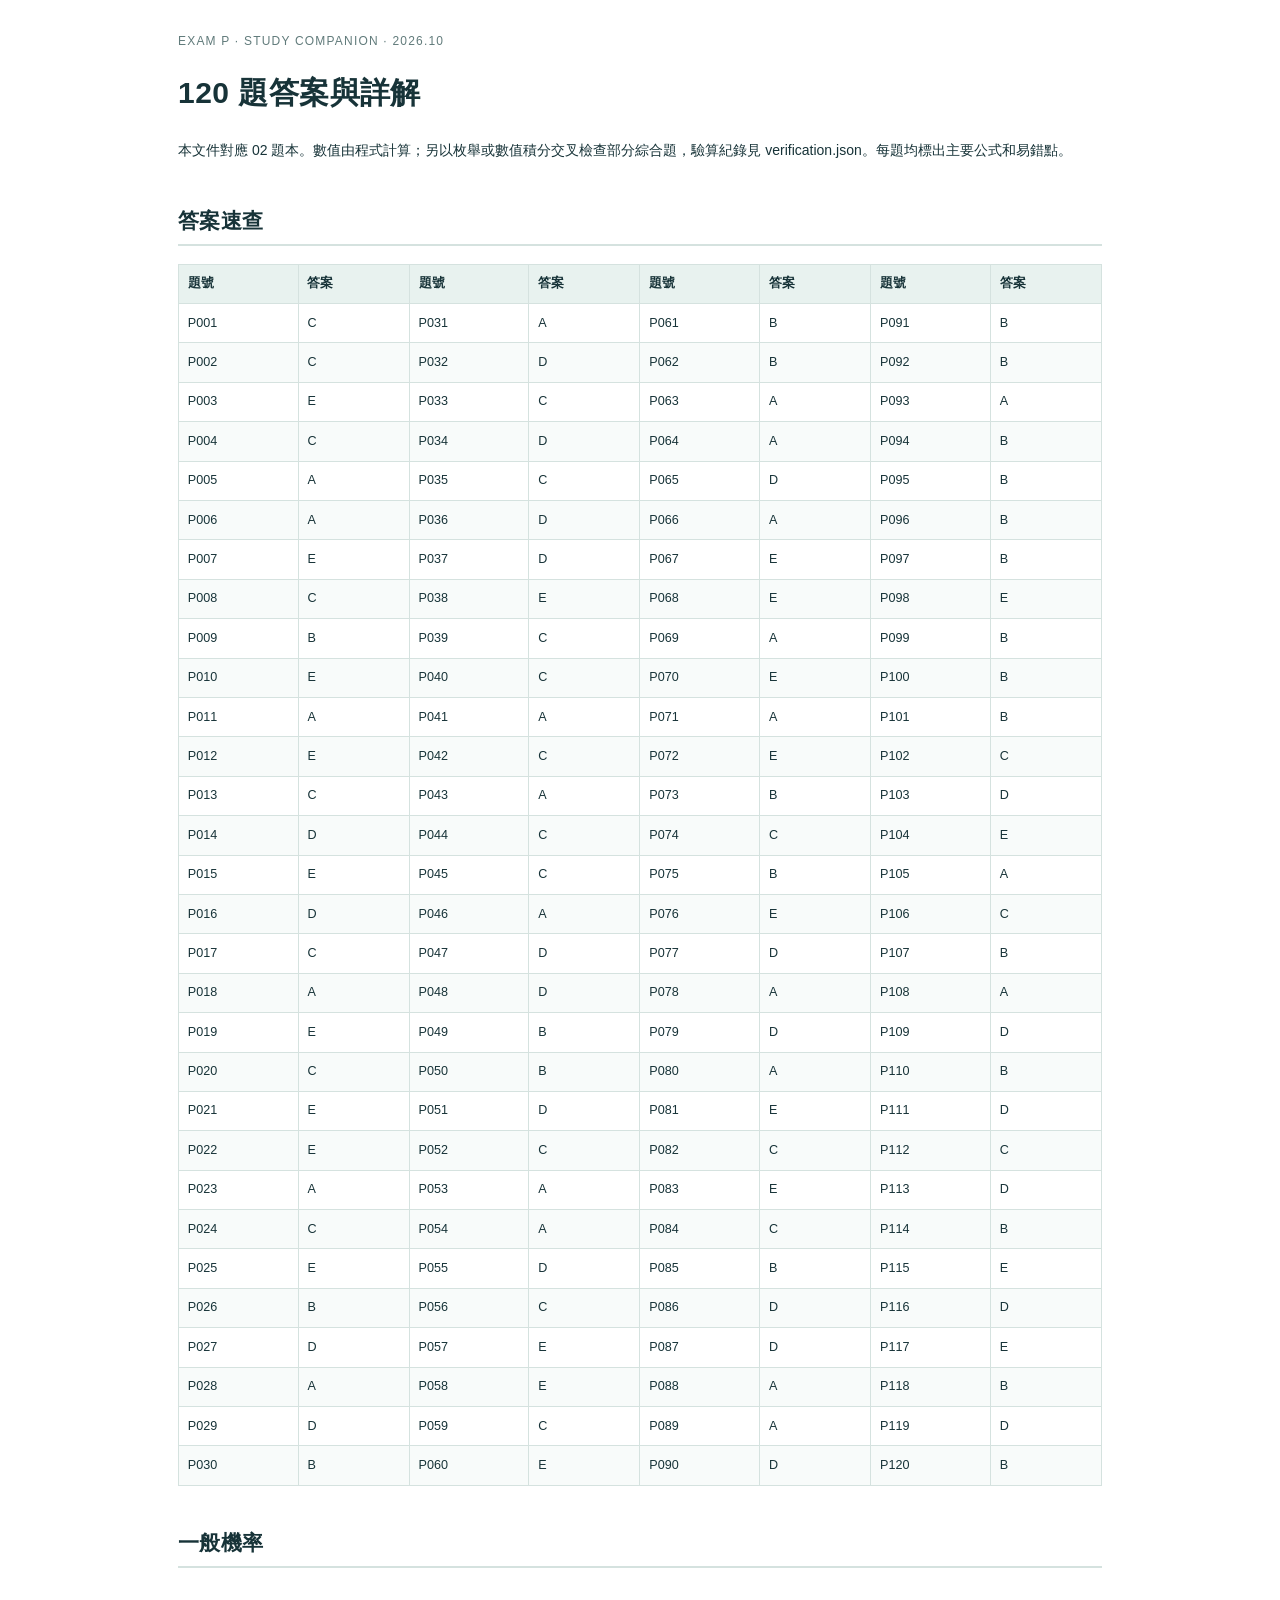
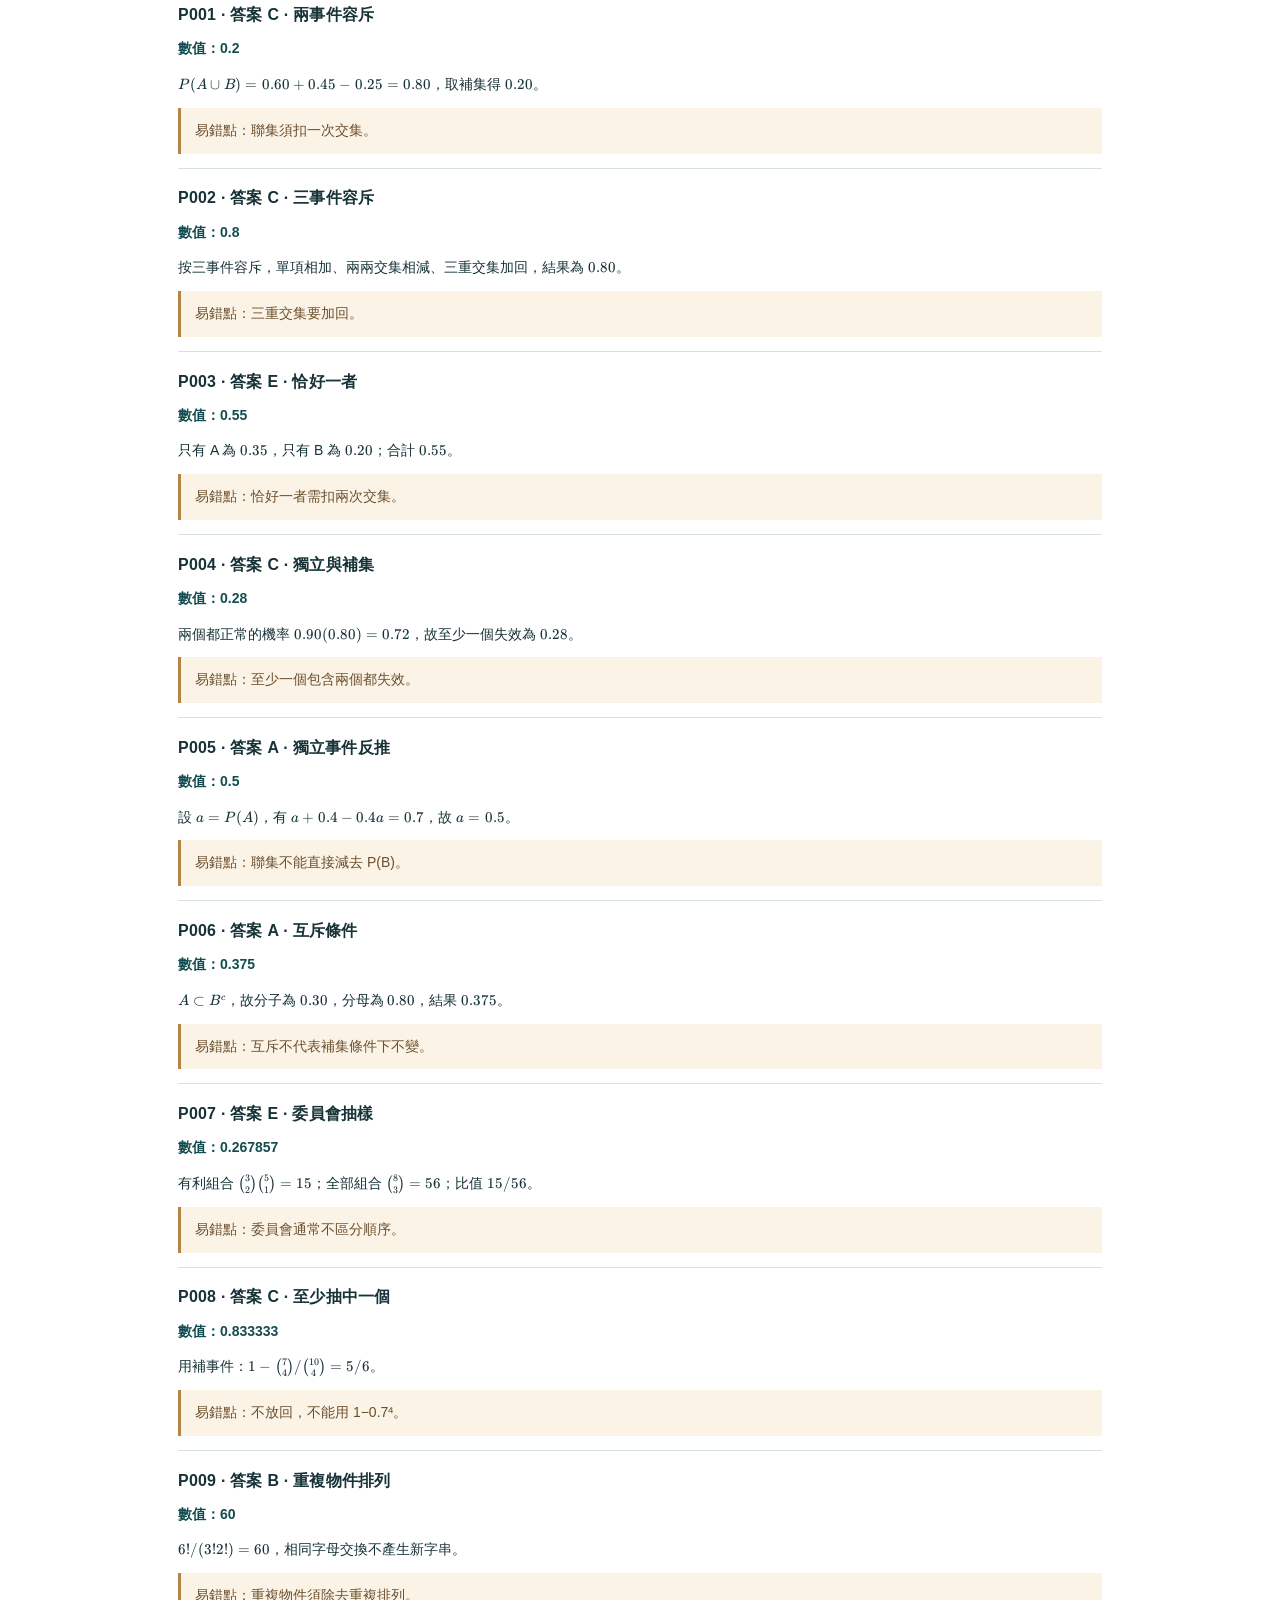
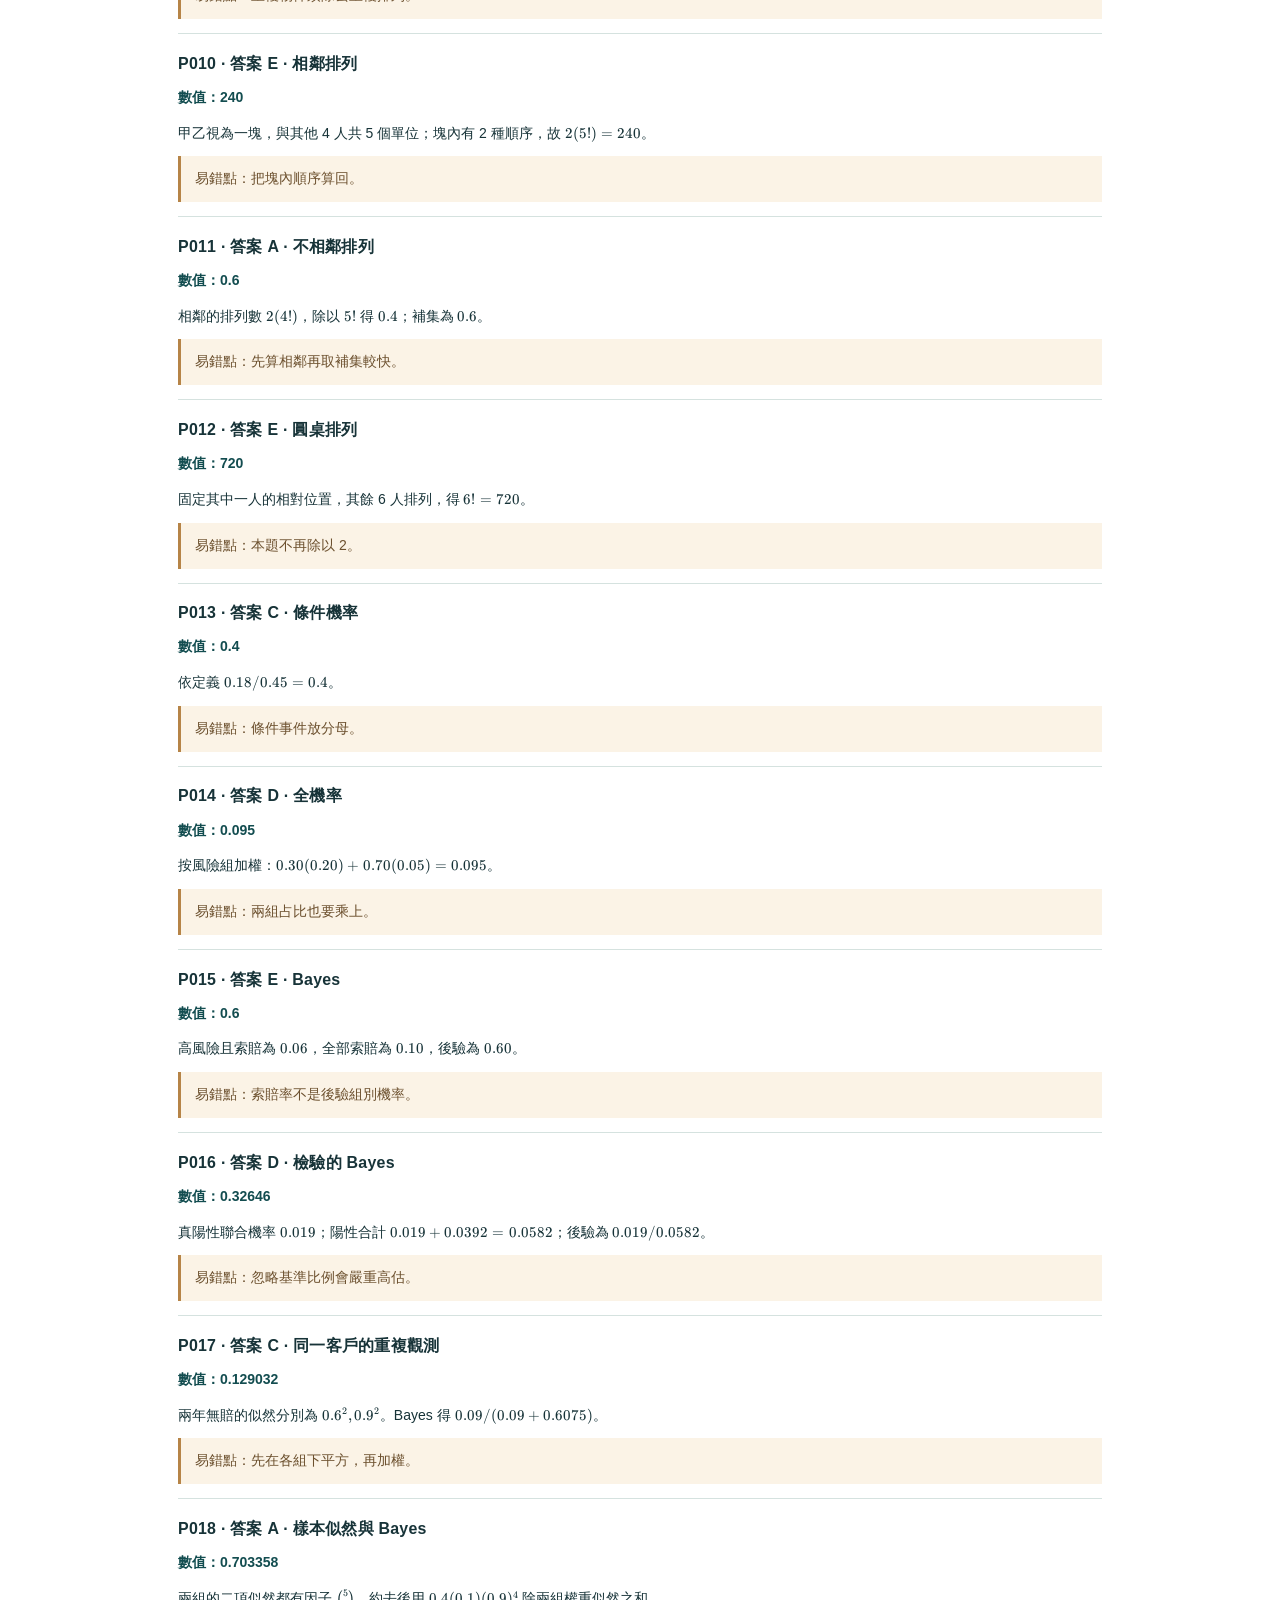
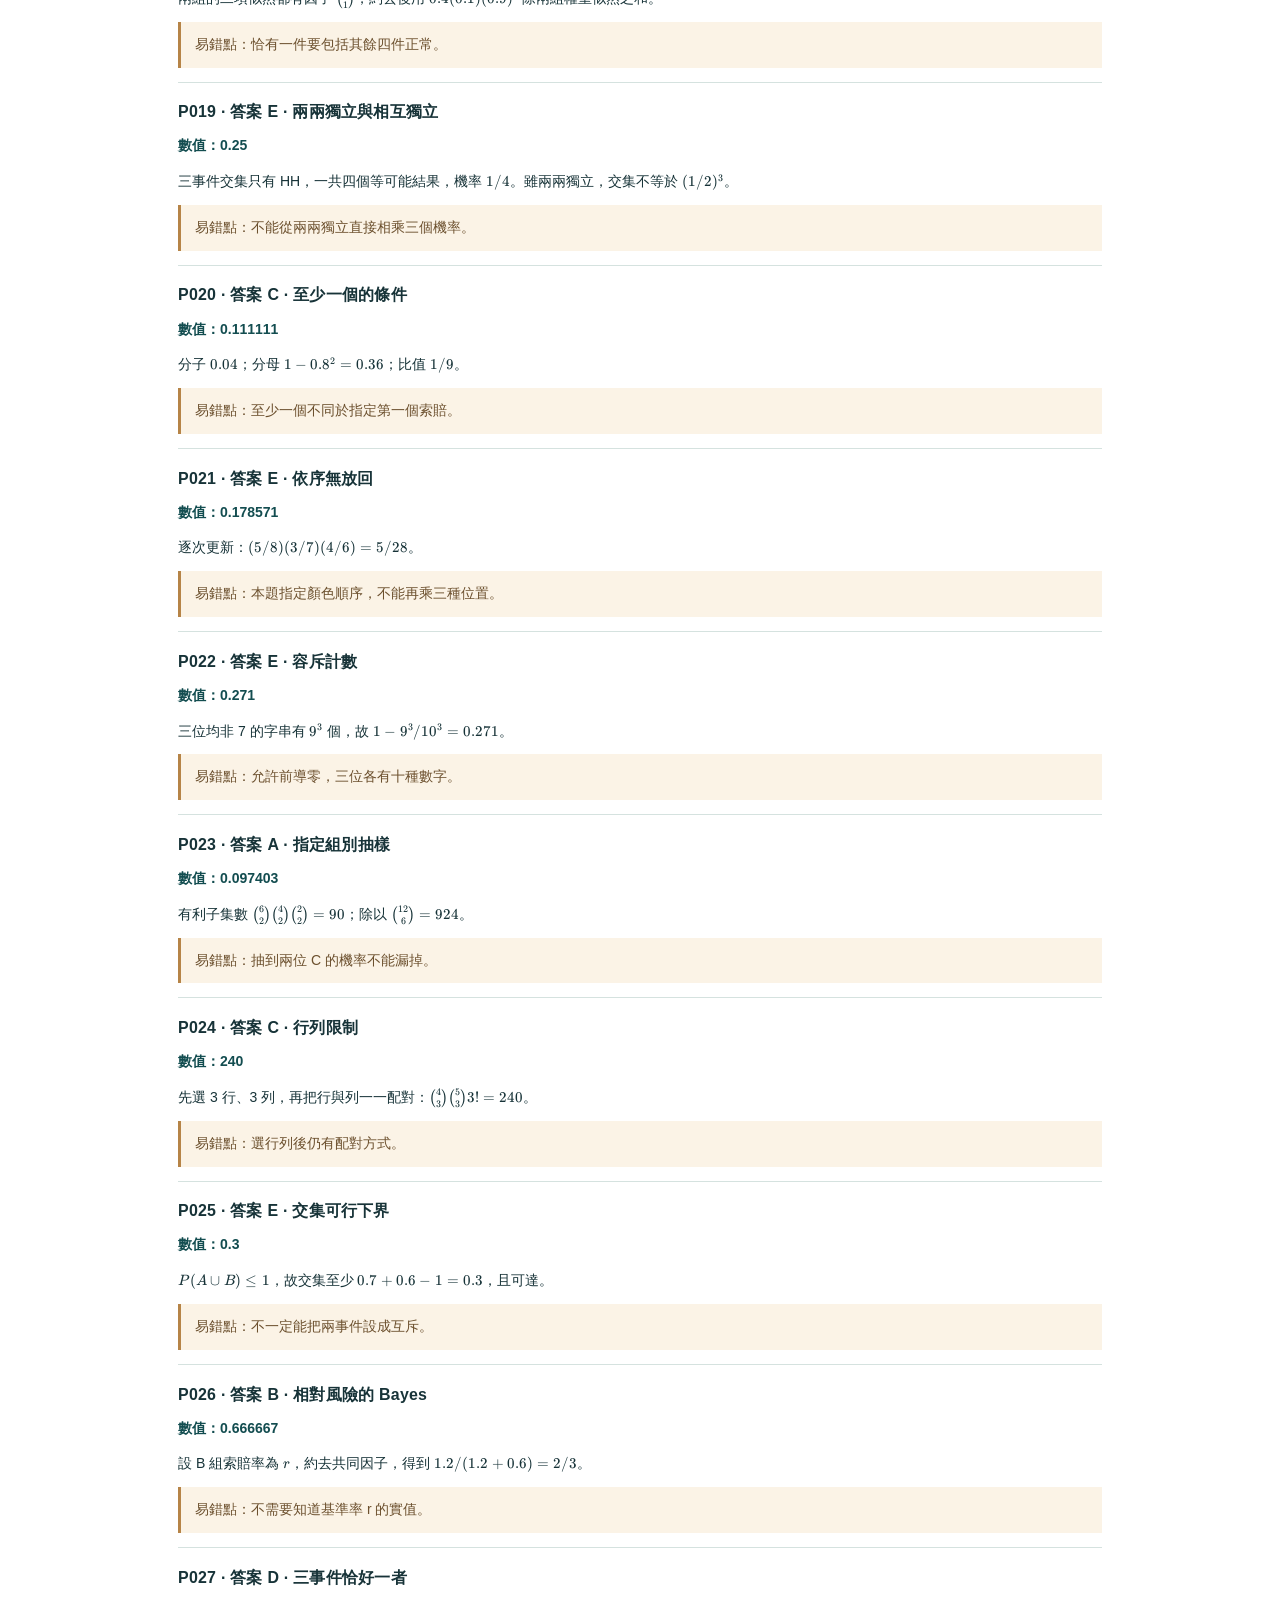
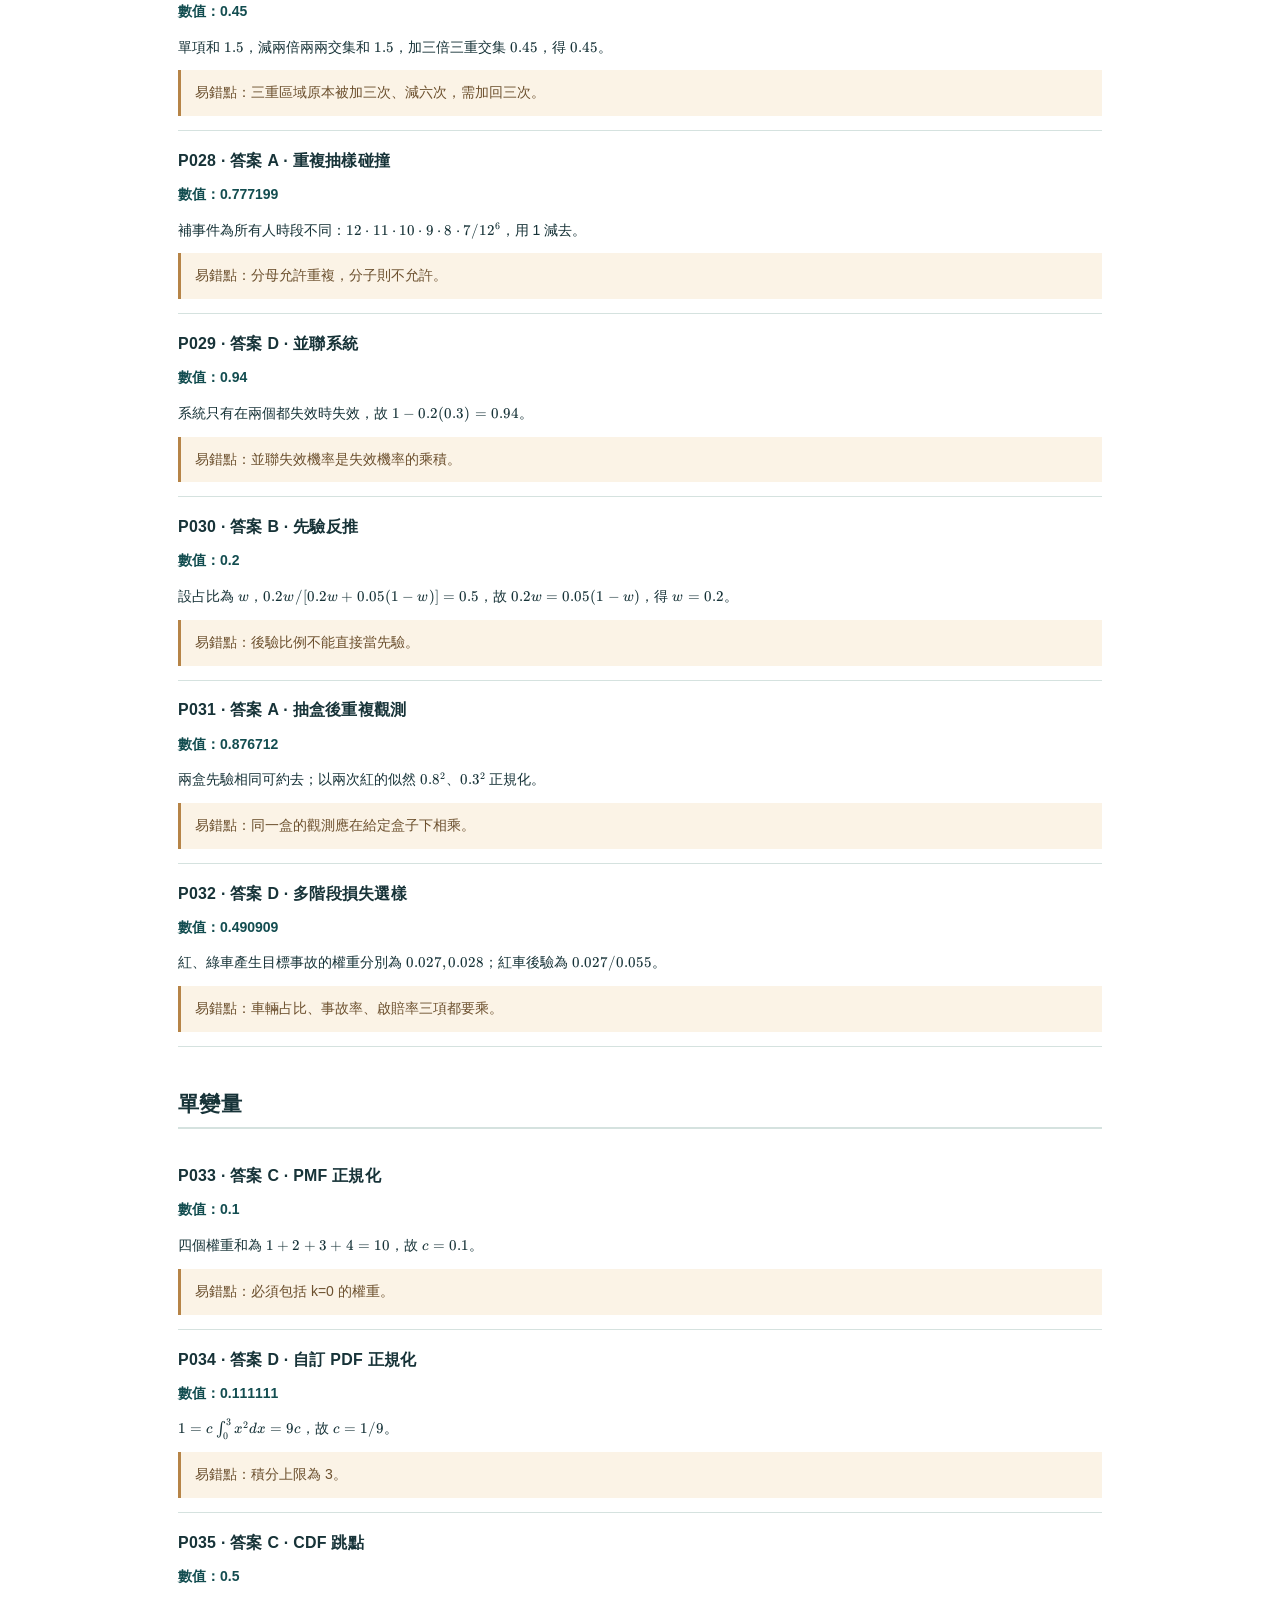
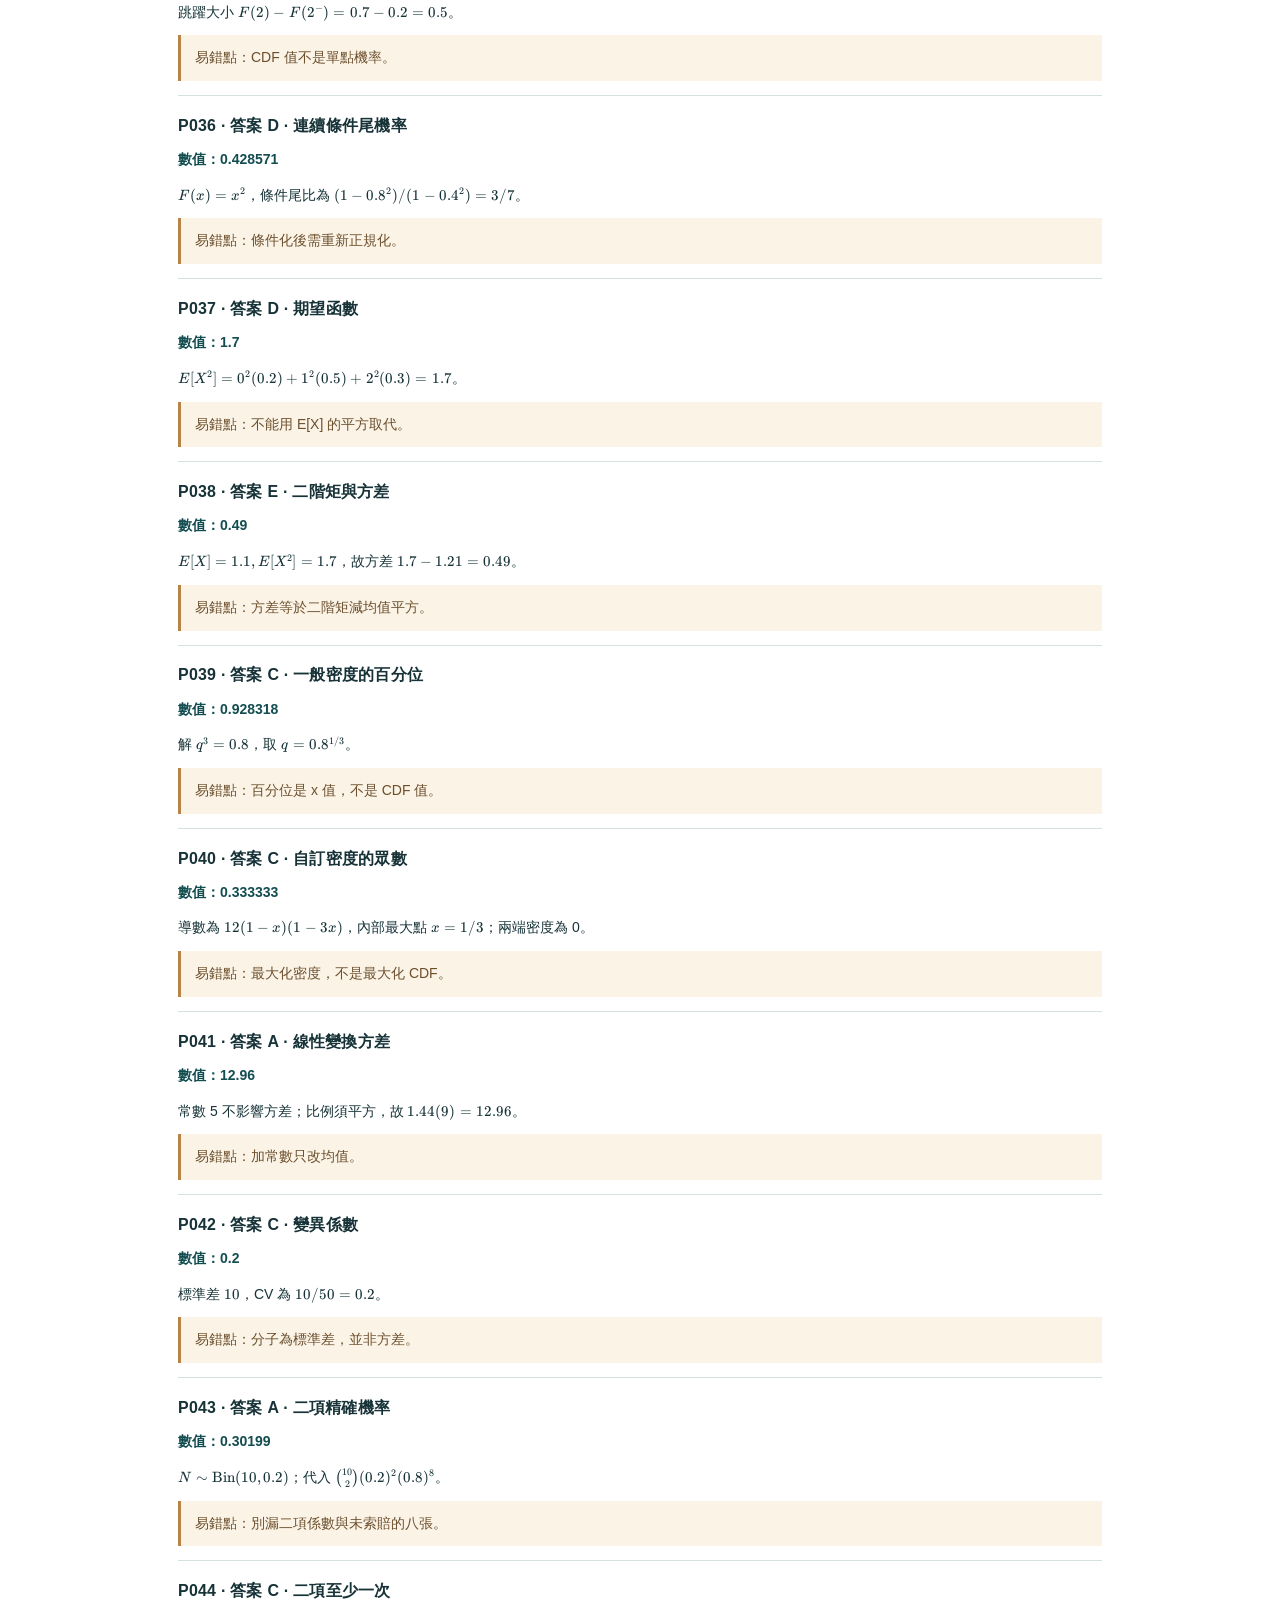
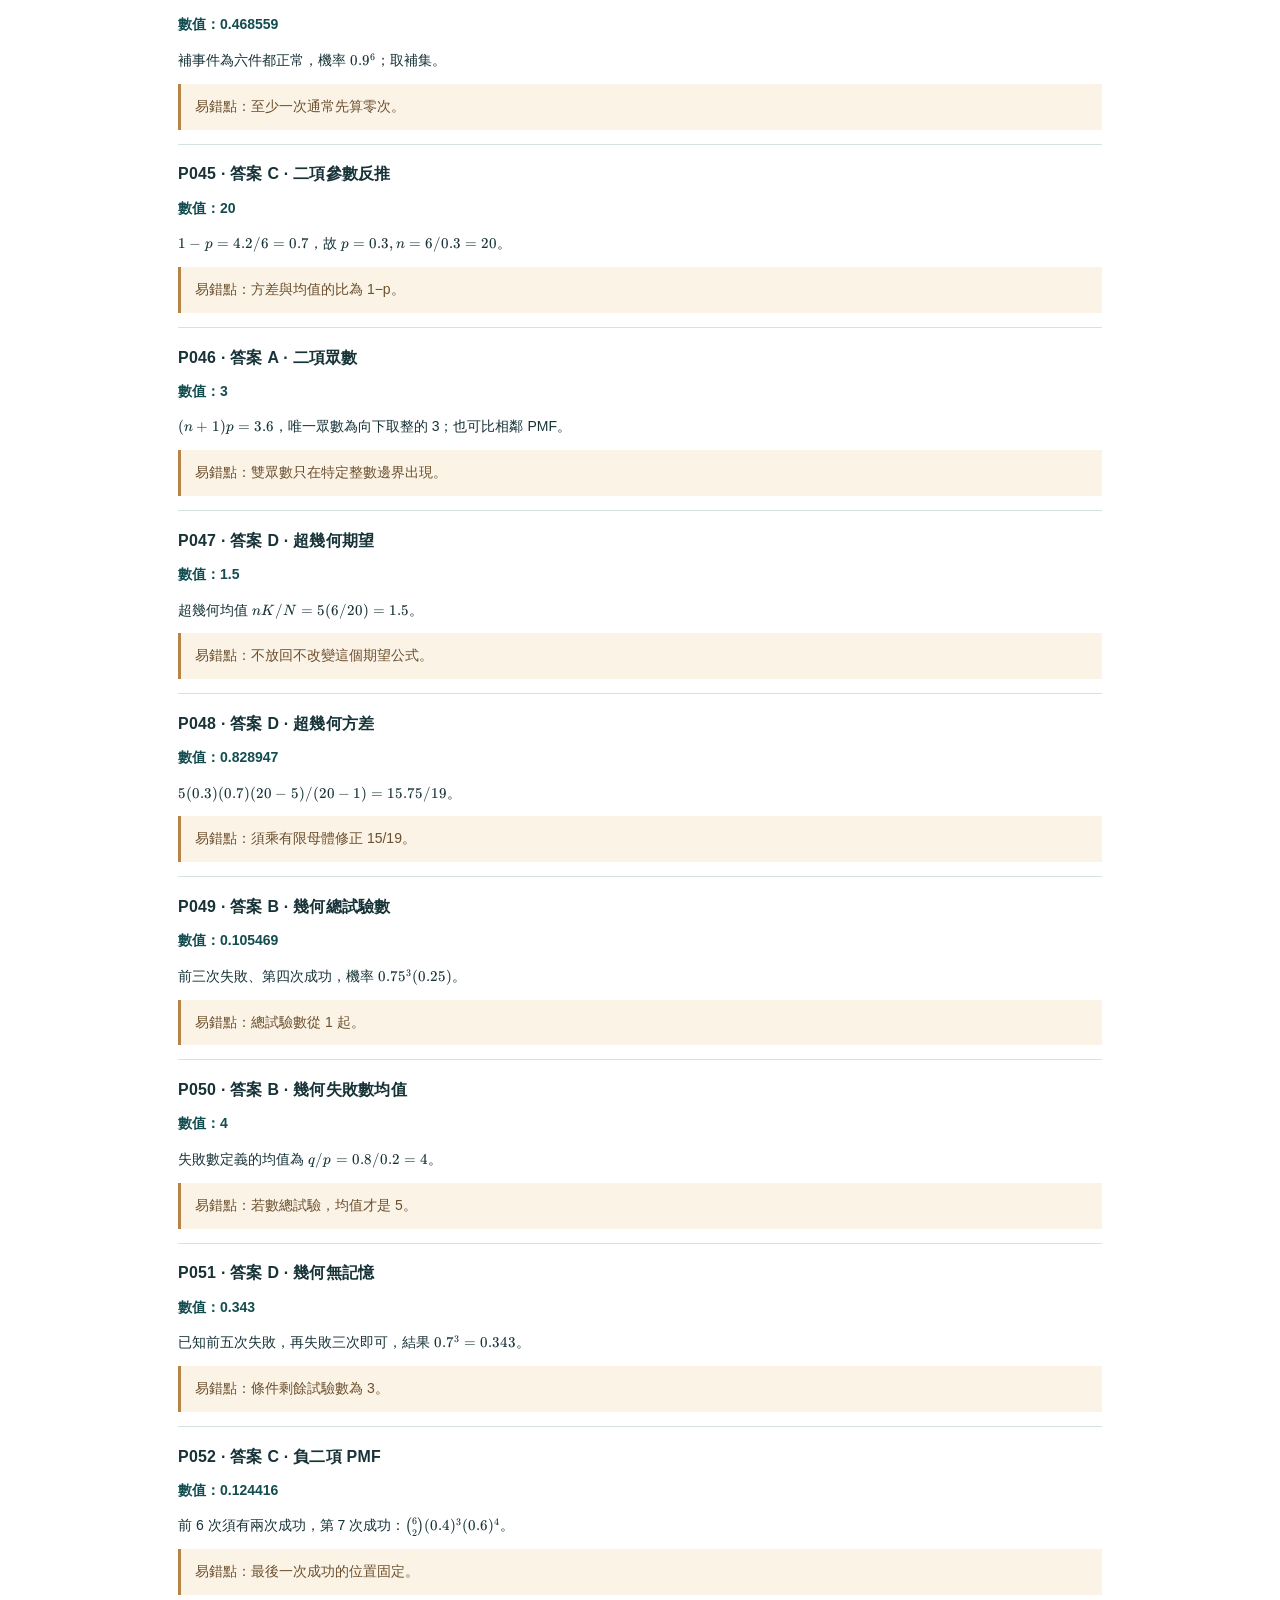
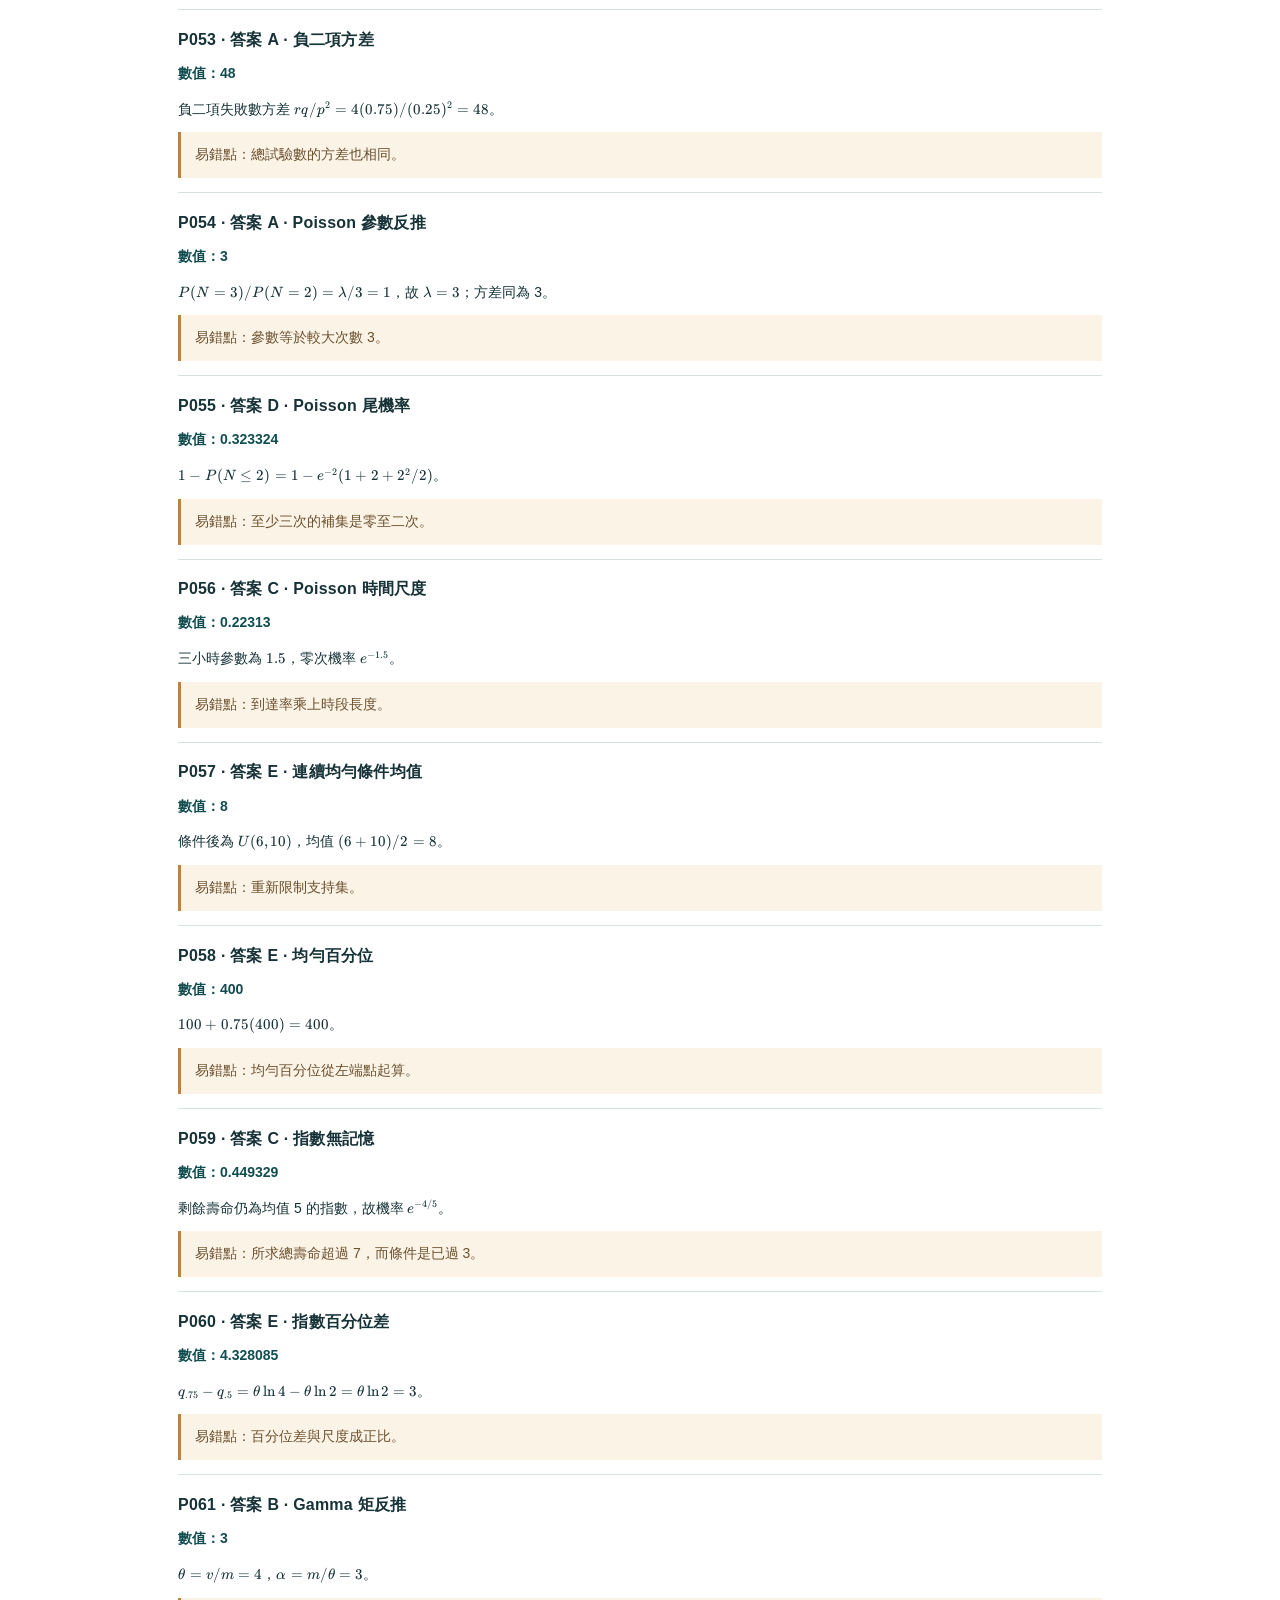
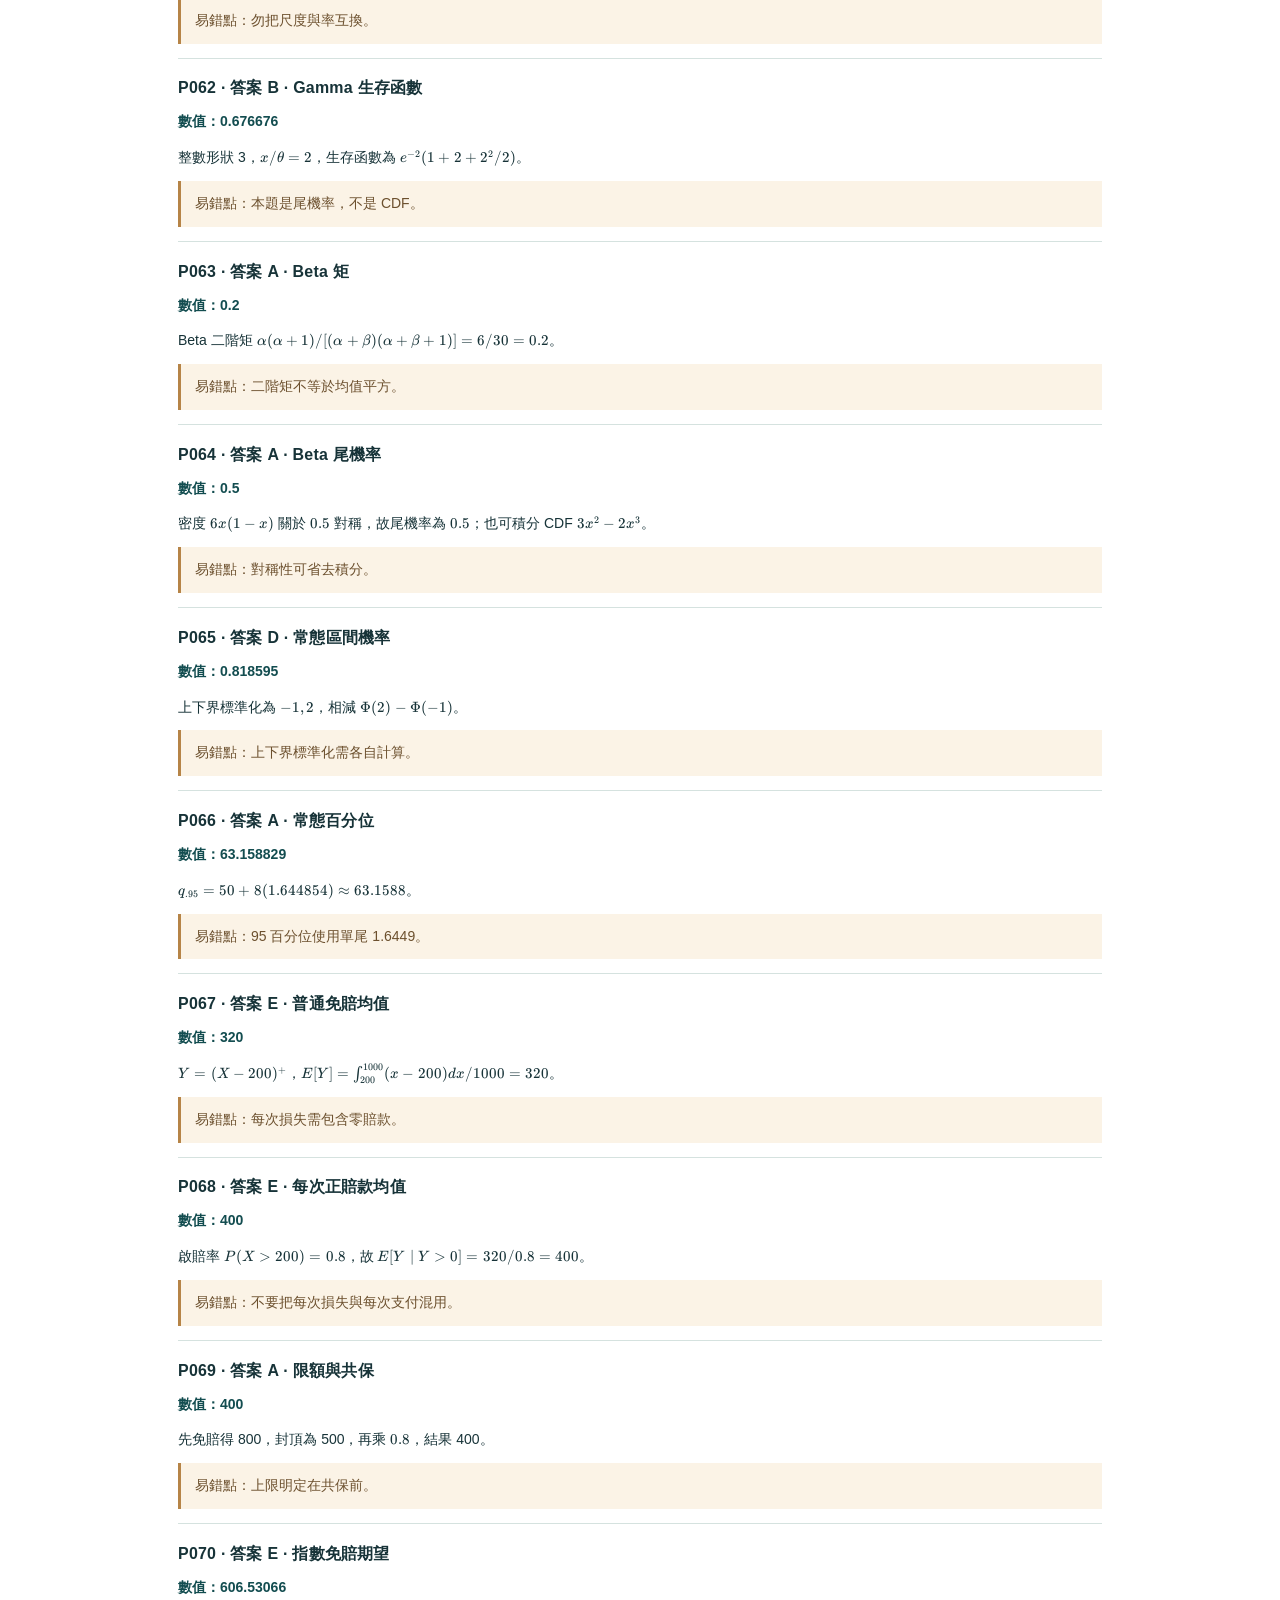
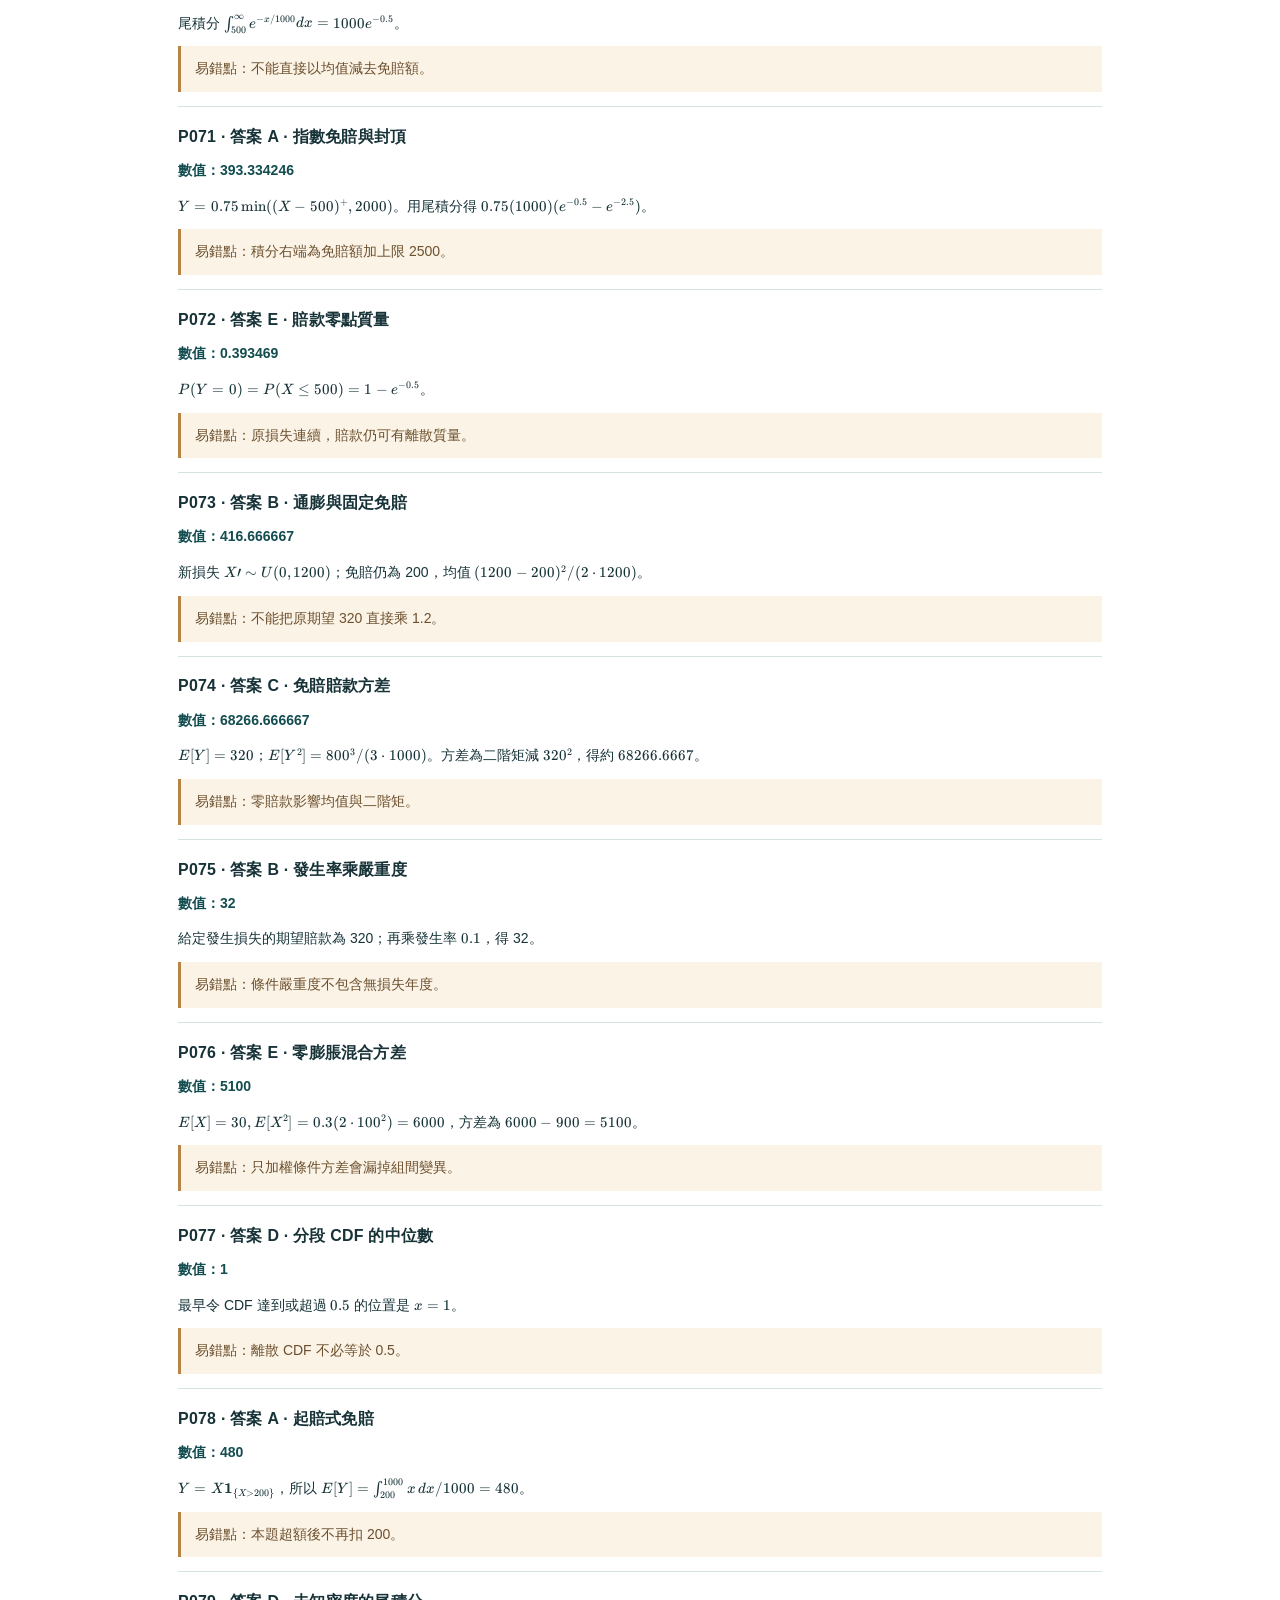
<file: 03_答案與詳解.html>
<!doctype html><html lang="zh-Hant"><head><meta charset="utf-8"><meta name="viewport" content="width=device-width, initial-scale=1"><title>03_答案與詳解</title><link rel="stylesheet" href="assets/katex.min.css"><link rel="stylesheet" href="assets/style.css"></head><body class="pdfbody"><main><div class="covermeta">EXAM P · STUDY COMPANION · 2026.10</div><h1>120 題答案與詳解</h1>
<p>本文件對應 02 題本。數值由程式計算；另以枚舉或數值積分交叉檢查部分綜合題，驗算紀錄見 verification.json。每題均標出主要公式和易錯點。</p>
<h2>答案速查</h2>
<table>
<thead>
<tr>
<th>題號</th>
<th>答案</th>
<th>題號</th>
<th>答案</th>
<th>題號</th>
<th>答案</th>
<th>題號</th>
<th>答案</th>
</tr>
</thead>
<tbody><tr>
<td>P001</td>
<td>C</td>
<td>P031</td>
<td>A</td>
<td>P061</td>
<td>B</td>
<td>P091</td>
<td>B</td>
</tr>
<tr>
<td>P002</td>
<td>C</td>
<td>P032</td>
<td>D</td>
<td>P062</td>
<td>B</td>
<td>P092</td>
<td>B</td>
</tr>
<tr>
<td>P003</td>
<td>E</td>
<td>P033</td>
<td>C</td>
<td>P063</td>
<td>A</td>
<td>P093</td>
<td>A</td>
</tr>
<tr>
<td>P004</td>
<td>C</td>
<td>P034</td>
<td>D</td>
<td>P064</td>
<td>A</td>
<td>P094</td>
<td>B</td>
</tr>
<tr>
<td>P005</td>
<td>A</td>
<td>P035</td>
<td>C</td>
<td>P065</td>
<td>D</td>
<td>P095</td>
<td>B</td>
</tr>
<tr>
<td>P006</td>
<td>A</td>
<td>P036</td>
<td>D</td>
<td>P066</td>
<td>A</td>
<td>P096</td>
<td>B</td>
</tr>
<tr>
<td>P007</td>
<td>E</td>
<td>P037</td>
<td>D</td>
<td>P067</td>
<td>E</td>
<td>P097</td>
<td>B</td>
</tr>
<tr>
<td>P008</td>
<td>C</td>
<td>P038</td>
<td>E</td>
<td>P068</td>
<td>E</td>
<td>P098</td>
<td>E</td>
</tr>
<tr>
<td>P009</td>
<td>B</td>
<td>P039</td>
<td>C</td>
<td>P069</td>
<td>A</td>
<td>P099</td>
<td>B</td>
</tr>
<tr>
<td>P010</td>
<td>E</td>
<td>P040</td>
<td>C</td>
<td>P070</td>
<td>E</td>
<td>P100</td>
<td>B</td>
</tr>
<tr>
<td>P011</td>
<td>A</td>
<td>P041</td>
<td>A</td>
<td>P071</td>
<td>A</td>
<td>P101</td>
<td>B</td>
</tr>
<tr>
<td>P012</td>
<td>E</td>
<td>P042</td>
<td>C</td>
<td>P072</td>
<td>E</td>
<td>P102</td>
<td>C</td>
</tr>
<tr>
<td>P013</td>
<td>C</td>
<td>P043</td>
<td>A</td>
<td>P073</td>
<td>B</td>
<td>P103</td>
<td>D</td>
</tr>
<tr>
<td>P014</td>
<td>D</td>
<td>P044</td>
<td>C</td>
<td>P074</td>
<td>C</td>
<td>P104</td>
<td>E</td>
</tr>
<tr>
<td>P015</td>
<td>E</td>
<td>P045</td>
<td>C</td>
<td>P075</td>
<td>B</td>
<td>P105</td>
<td>A</td>
</tr>
<tr>
<td>P016</td>
<td>D</td>
<td>P046</td>
<td>A</td>
<td>P076</td>
<td>E</td>
<td>P106</td>
<td>C</td>
</tr>
<tr>
<td>P017</td>
<td>C</td>
<td>P047</td>
<td>D</td>
<td>P077</td>
<td>D</td>
<td>P107</td>
<td>B</td>
</tr>
<tr>
<td>P018</td>
<td>A</td>
<td>P048</td>
<td>D</td>
<td>P078</td>
<td>A</td>
<td>P108</td>
<td>A</td>
</tr>
<tr>
<td>P019</td>
<td>E</td>
<td>P049</td>
<td>B</td>
<td>P079</td>
<td>D</td>
<td>P109</td>
<td>D</td>
</tr>
<tr>
<td>P020</td>
<td>C</td>
<td>P050</td>
<td>B</td>
<td>P080</td>
<td>A</td>
<td>P110</td>
<td>B</td>
</tr>
<tr>
<td>P021</td>
<td>E</td>
<td>P051</td>
<td>D</td>
<td>P081</td>
<td>E</td>
<td>P111</td>
<td>D</td>
</tr>
<tr>
<td>P022</td>
<td>E</td>
<td>P052</td>
<td>C</td>
<td>P082</td>
<td>C</td>
<td>P112</td>
<td>C</td>
</tr>
<tr>
<td>P023</td>
<td>A</td>
<td>P053</td>
<td>A</td>
<td>P083</td>
<td>E</td>
<td>P113</td>
<td>D</td>
</tr>
<tr>
<td>P024</td>
<td>C</td>
<td>P054</td>
<td>A</td>
<td>P084</td>
<td>C</td>
<td>P114</td>
<td>B</td>
</tr>
<tr>
<td>P025</td>
<td>E</td>
<td>P055</td>
<td>D</td>
<td>P085</td>
<td>B</td>
<td>P115</td>
<td>E</td>
</tr>
<tr>
<td>P026</td>
<td>B</td>
<td>P056</td>
<td>C</td>
<td>P086</td>
<td>D</td>
<td>P116</td>
<td>D</td>
</tr>
<tr>
<td>P027</td>
<td>D</td>
<td>P057</td>
<td>E</td>
<td>P087</td>
<td>D</td>
<td>P117</td>
<td>E</td>
</tr>
<tr>
<td>P028</td>
<td>A</td>
<td>P058</td>
<td>E</td>
<td>P088</td>
<td>A</td>
<td>P118</td>
<td>B</td>
</tr>
<tr>
<td>P029</td>
<td>D</td>
<td>P059</td>
<td>C</td>
<td>P089</td>
<td>A</td>
<td>P119</td>
<td>D</td>
</tr>
<tr>
<td>P030</td>
<td>B</td>
<td>P060</td>
<td>E</td>
<td>P090</td>
<td>D</td>
<td>P120</td>
<td>B</td>
</tr>
</tbody></table>
<h2>一般機率</h2><article class="solutioncard"><h3>P001 · 答案 C · 兩事件容斥</h3><p><strong>數值：0.2</strong></p><p><span class="katex"><span class="katex-html" aria-hidden="true"><span class="base"><span class="strut" style="height:1em;vertical-align:-0.25em;"></span><span class="mord mathnormal" style="margin-right:0.13889em;">P</span><span class="mopen">(</span><span class="mord mathnormal">A</span><span class="mspace" style="margin-right:0.2222em;"></span><span class="mbin">∪</span><span class="mspace" style="margin-right:0.2222em;"></span></span><span class="base"><span class="strut" style="height:1em;vertical-align:-0.25em;"></span><span class="mord mathnormal" style="margin-right:0.05017em;">B</span><span class="mclose">)</span><span class="mspace" style="margin-right:0.2778em;"></span><span class="mrel">=</span><span class="mspace" style="margin-right:0.2778em;"></span></span><span class="base"><span class="strut" style="height:0.7278em;vertical-align:-0.0833em;"></span><span class="mord">0.60</span><span class="mspace" style="margin-right:0.2222em;"></span><span class="mbin">+</span><span class="mspace" style="margin-right:0.2222em;"></span></span><span class="base"><span class="strut" style="height:0.7278em;vertical-align:-0.0833em;"></span><span class="mord">0.45</span><span class="mspace" style="margin-right:0.2222em;"></span><span class="mbin">−</span><span class="mspace" style="margin-right:0.2222em;"></span></span><span class="base"><span class="strut" style="height:0.6444em;"></span><span class="mord">0.25</span><span class="mspace" style="margin-right:0.2778em;"></span><span class="mrel">=</span><span class="mspace" style="margin-right:0.2778em;"></span></span><span class="base"><span class="strut" style="height:0.6444em;"></span><span class="mord">0.80</span></span></span></span>，取補集得 <span class="katex"><span class="katex-html" aria-hidden="true"><span class="base"><span class="strut" style="height:0.6444em;"></span><span class="mord">0.20</span></span></span></span>。</p>
<p class="trap">易錯點：聯集須扣一次交集。</p></article><article class="solutioncard"><h3>P002 · 答案 C · 三事件容斥</h3><p><strong>數值：0.8</strong></p><p>按三事件容斥，單項相加、兩兩交集相減、三重交集加回，結果為 <span class="katex"><span class="katex-html" aria-hidden="true"><span class="base"><span class="strut" style="height:0.6444em;"></span><span class="mord">0.80</span></span></span></span>。</p>
<p class="trap">易錯點：三重交集要加回。</p></article><article class="solutioncard"><h3>P003 · 答案 E · 恰好一者</h3><p><strong>數值：0.55</strong></p><p>只有 A 為 <span class="katex"><span class="katex-html" aria-hidden="true"><span class="base"><span class="strut" style="height:0.6444em;"></span><span class="mord">0.35</span></span></span></span>，只有 B 為 <span class="katex"><span class="katex-html" aria-hidden="true"><span class="base"><span class="strut" style="height:0.6444em;"></span><span class="mord">0.20</span></span></span></span>；合計 <span class="katex"><span class="katex-html" aria-hidden="true"><span class="base"><span class="strut" style="height:0.6444em;"></span><span class="mord">0.55</span></span></span></span>。</p>
<p class="trap">易錯點：恰好一者需扣兩次交集。</p></article><article class="solutioncard"><h3>P004 · 答案 C · 獨立與補集</h3><p><strong>數值：0.28</strong></p><p>兩個都正常的機率 <span class="katex"><span class="katex-html" aria-hidden="true"><span class="base"><span class="strut" style="height:1em;vertical-align:-0.25em;"></span><span class="mord">0.90</span><span class="mopen">(</span><span class="mord">0.80</span><span class="mclose">)</span><span class="mspace" style="margin-right:0.2778em;"></span><span class="mrel">=</span><span class="mspace" style="margin-right:0.2778em;"></span></span><span class="base"><span class="strut" style="height:0.6444em;"></span><span class="mord">0.72</span></span></span></span>，故至少一個失效為 <span class="katex"><span class="katex-html" aria-hidden="true"><span class="base"><span class="strut" style="height:0.6444em;"></span><span class="mord">0.28</span></span></span></span>。</p>
<p class="trap">易錯點：至少一個包含兩個都失效。</p></article><article class="solutioncard"><h3>P005 · 答案 A · 獨立事件反推</h3><p><strong>數值：0.5</strong></p><p>設 <span class="katex"><span class="katex-html" aria-hidden="true"><span class="base"><span class="strut" style="height:0.4306em;"></span><span class="mord mathnormal">a</span><span class="mspace" style="margin-right:0.2778em;"></span><span class="mrel">=</span><span class="mspace" style="margin-right:0.2778em;"></span></span><span class="base"><span class="strut" style="height:1em;vertical-align:-0.25em;"></span><span class="mord mathnormal" style="margin-right:0.13889em;">P</span><span class="mopen">(</span><span class="mord mathnormal">A</span><span class="mclose">)</span></span></span></span>，有 <span class="katex"><span class="katex-html" aria-hidden="true"><span class="base"><span class="strut" style="height:0.6667em;vertical-align:-0.0833em;"></span><span class="mord mathnormal">a</span><span class="mspace" style="margin-right:0.2222em;"></span><span class="mbin">+</span><span class="mspace" style="margin-right:0.2222em;"></span></span><span class="base"><span class="strut" style="height:0.7278em;vertical-align:-0.0833em;"></span><span class="mord">0.4</span><span class="mspace" style="margin-right:0.2222em;"></span><span class="mbin">−</span><span class="mspace" style="margin-right:0.2222em;"></span></span><span class="base"><span class="strut" style="height:0.6444em;"></span><span class="mord">0.4</span><span class="mord mathnormal">a</span><span class="mspace" style="margin-right:0.2778em;"></span><span class="mrel">=</span><span class="mspace" style="margin-right:0.2778em;"></span></span><span class="base"><span class="strut" style="height:0.6444em;"></span><span class="mord">0.7</span></span></span></span>，故 <span class="katex"><span class="katex-html" aria-hidden="true"><span class="base"><span class="strut" style="height:0.4306em;"></span><span class="mord mathnormal">a</span><span class="mspace" style="margin-right:0.2778em;"></span><span class="mrel">=</span><span class="mspace" style="margin-right:0.2778em;"></span></span><span class="base"><span class="strut" style="height:0.6444em;"></span><span class="mord">0.5</span></span></span></span>。</p>
<p class="trap">易錯點：聯集不能直接減去 P(B)。</p></article><article class="solutioncard"><h3>P006 · 答案 A · 互斥條件</h3><p><strong>數值：0.375</strong></p><p><span class="katex"><span class="katex-html" aria-hidden="true"><span class="base"><span class="strut" style="height:0.7224em;vertical-align:-0.0391em;"></span><span class="mord mathnormal">A</span><span class="mspace" style="margin-right:0.2778em;"></span><span class="mrel">⊂</span><span class="mspace" style="margin-right:0.2778em;"></span></span><span class="base"><span class="strut" style="height:0.6833em;"></span><span class="mord"><span class="mord mathnormal" style="margin-right:0.05017em;">B</span><span class="msupsub"><span class="vlist-t"><span class="vlist-r"><span class="vlist" style="height:0.6644em;"><span style="top:-3.063em;margin-right:0.05em;"><span class="pstrut" style="height:2.7em;"></span><span class="sizing reset-size6 size3 mtight"><span class="mord mathnormal mtight">c</span></span></span></span></span></span></span></span></span></span></span>，故分子為 <span class="katex"><span class="katex-html" aria-hidden="true"><span class="base"><span class="strut" style="height:0.6444em;"></span><span class="mord">0.30</span></span></span></span>，分母為 <span class="katex"><span class="katex-html" aria-hidden="true"><span class="base"><span class="strut" style="height:0.6444em;"></span><span class="mord">0.80</span></span></span></span>，結果 <span class="katex"><span class="katex-html" aria-hidden="true"><span class="base"><span class="strut" style="height:0.6444em;"></span><span class="mord">0.375</span></span></span></span>。</p>
<p class="trap">易錯點：互斥不代表補集條件下不變。</p></article><article class="solutioncard"><h3>P007 · 答案 E · 委員會抽樣</h3><p><strong>數值：0.267857</strong></p><p>有利組合 <span class="katex"><span class="katex-html" aria-hidden="true"><span class="base"><span class="strut" style="height:1.2451em;vertical-align:-0.35em;"></span><span class="mord"><span class="mopen delimcenter" style="top:0em;"><span class="delimsizing size1">(</span></span><span class="mfrac"><span class="vlist-t vlist-t2"><span class="vlist-r"><span class="vlist" style="height:0.8951em;"><span style="top:-2.355em;"><span class="pstrut" style="height:2.7em;"></span><span class="sizing reset-size6 size3 mtight"><span class="mord mtight"><span class="mord mtight">2</span></span></span></span><span style="top:-3.144em;"><span class="pstrut" style="height:2.7em;"></span><span class="sizing reset-size6 size3 mtight"><span class="mord mtight"><span class="mord mtight">3</span></span></span></span></span><span class="vlist-s">​</span></span><span class="vlist-r"><span class="vlist" style="height:0.345em;"><span></span></span></span></span></span><span class="mclose delimcenter" style="top:0em;"><span class="delimsizing size1">)</span></span></span><span class="mord"><span class="mopen delimcenter" style="top:0em;"><span class="delimsizing size1">(</span></span><span class="mfrac"><span class="vlist-t vlist-t2"><span class="vlist-r"><span class="vlist" style="height:0.8951em;"><span style="top:-2.355em;"><span class="pstrut" style="height:2.7em;"></span><span class="sizing reset-size6 size3 mtight"><span class="mord mtight"><span class="mord mtight">1</span></span></span></span><span style="top:-3.144em;"><span class="pstrut" style="height:2.7em;"></span><span class="sizing reset-size6 size3 mtight"><span class="mord mtight"><span class="mord mtight">5</span></span></span></span></span><span class="vlist-s">​</span></span><span class="vlist-r"><span class="vlist" style="height:0.345em;"><span></span></span></span></span></span><span class="mclose delimcenter" style="top:0em;"><span class="delimsizing size1">)</span></span></span><span class="mspace" style="margin-right:0.2778em;"></span><span class="mrel">=</span><span class="mspace" style="margin-right:0.2778em;"></span></span><span class="base"><span class="strut" style="height:0.6444em;"></span><span class="mord">15</span></span></span></span>；全部組合 <span class="katex"><span class="katex-html" aria-hidden="true"><span class="base"><span class="strut" style="height:1.2451em;vertical-align:-0.35em;"></span><span class="mord"><span class="mopen delimcenter" style="top:0em;"><span class="delimsizing size1">(</span></span><span class="mfrac"><span class="vlist-t vlist-t2"><span class="vlist-r"><span class="vlist" style="height:0.8951em;"><span style="top:-2.355em;"><span class="pstrut" style="height:2.7em;"></span><span class="sizing reset-size6 size3 mtight"><span class="mord mtight"><span class="mord mtight">3</span></span></span></span><span style="top:-3.144em;"><span class="pstrut" style="height:2.7em;"></span><span class="sizing reset-size6 size3 mtight"><span class="mord mtight"><span class="mord mtight">8</span></span></span></span></span><span class="vlist-s">​</span></span><span class="vlist-r"><span class="vlist" style="height:0.345em;"><span></span></span></span></span></span><span class="mclose delimcenter" style="top:0em;"><span class="delimsizing size1">)</span></span></span><span class="mspace" style="margin-right:0.2778em;"></span><span class="mrel">=</span><span class="mspace" style="margin-right:0.2778em;"></span></span><span class="base"><span class="strut" style="height:0.6444em;"></span><span class="mord">56</span></span></span></span>；比值 <span class="katex"><span class="katex-html" aria-hidden="true"><span class="base"><span class="strut" style="height:1em;vertical-align:-0.25em;"></span><span class="mord">15/56</span></span></span></span>。</p>
<p class="trap">易錯點：委員會通常不區分順序。</p></article><article class="solutioncard"><h3>P008 · 答案 C · 至少抽中一個</h3><p><strong>數值：0.833333</strong></p><p>用補事件：<span class="katex"><span class="katex-html" aria-hidden="true"><span class="base"><span class="strut" style="height:0.7278em;vertical-align:-0.0833em;"></span><span class="mord">1</span><span class="mspace" style="margin-right:0.2222em;"></span><span class="mbin">−</span><span class="mspace" style="margin-right:0.2222em;"></span></span><span class="base"><span class="strut" style="height:1.2451em;vertical-align:-0.35em;"></span><span class="mord"><span class="mopen delimcenter" style="top:0em;"><span class="delimsizing size1">(</span></span><span class="mfrac"><span class="vlist-t vlist-t2"><span class="vlist-r"><span class="vlist" style="height:0.8951em;"><span style="top:-2.355em;"><span class="pstrut" style="height:2.7em;"></span><span class="sizing reset-size6 size3 mtight"><span class="mord mtight"><span class="mord mtight">4</span></span></span></span><span style="top:-3.144em;"><span class="pstrut" style="height:2.7em;"></span><span class="sizing reset-size6 size3 mtight"><span class="mord mtight"><span class="mord mtight">7</span></span></span></span></span><span class="vlist-s">​</span></span><span class="vlist-r"><span class="vlist" style="height:0.345em;"><span></span></span></span></span></span><span class="mclose delimcenter" style="top:0em;"><span class="delimsizing size1">)</span></span></span><span class="mord">/</span><span class="mord"><span class="mopen delimcenter" style="top:0em;"><span class="delimsizing size1">(</span></span><span class="mfrac"><span class="vlist-t vlist-t2"><span class="vlist-r"><span class="vlist" style="height:0.8951em;"><span style="top:-2.355em;"><span class="pstrut" style="height:2.7em;"></span><span class="sizing reset-size6 size3 mtight"><span class="mord mtight"><span class="mord mtight">4</span></span></span></span><span style="top:-3.144em;"><span class="pstrut" style="height:2.7em;"></span><span class="sizing reset-size6 size3 mtight"><span class="mord mtight"><span class="mord mtight">10</span></span></span></span></span><span class="vlist-s">​</span></span><span class="vlist-r"><span class="vlist" style="height:0.345em;"><span></span></span></span></span></span><span class="mclose delimcenter" style="top:0em;"><span class="delimsizing size1">)</span></span></span><span class="mspace" style="margin-right:0.2778em;"></span><span class="mrel">=</span><span class="mspace" style="margin-right:0.2778em;"></span></span><span class="base"><span class="strut" style="height:1em;vertical-align:-0.25em;"></span><span class="mord">5/6</span></span></span></span>。</p>
<p class="trap">易錯點：不放回，不能用 1−0.7⁴。</p></article><article class="solutioncard"><h3>P009 · 答案 B · 重複物件排列</h3><p><strong>數值：60</strong></p><p><span class="katex"><span class="katex-html" aria-hidden="true"><span class="base"><span class="strut" style="height:1em;vertical-align:-0.25em;"></span><span class="mord">6</span><span class="mclose">!</span><span class="mord">/</span><span class="mopen">(</span><span class="mord">3</span><span class="mclose">!</span><span class="mord">2</span><span class="mclose">!)</span><span class="mspace" style="margin-right:0.2778em;"></span><span class="mrel">=</span><span class="mspace" style="margin-right:0.2778em;"></span></span><span class="base"><span class="strut" style="height:0.6444em;"></span><span class="mord">60</span></span></span></span>，相同字母交換不產生新字串。</p>
<p class="trap">易錯點：重複物件須除去重複排列。</p></article><article class="solutioncard"><h3>P010 · 答案 E · 相鄰排列</h3><p><strong>數值：240</strong></p><p>甲乙視為一塊，與其他 4 人共 5 個單位；塊內有 2 種順序，故 <span class="katex"><span class="katex-html" aria-hidden="true"><span class="base"><span class="strut" style="height:1em;vertical-align:-0.25em;"></span><span class="mord">2</span><span class="mopen">(</span><span class="mord">5</span><span class="mclose">!)</span><span class="mspace" style="margin-right:0.2778em;"></span><span class="mrel">=</span><span class="mspace" style="margin-right:0.2778em;"></span></span><span class="base"><span class="strut" style="height:0.6444em;"></span><span class="mord">240</span></span></span></span>。</p>
<p class="trap">易錯點：把塊內順序算回。</p></article><article class="solutioncard"><h3>P011 · 答案 A · 不相鄰排列</h3><p><strong>數值：0.6</strong></p><p>相鄰的排列數 <span class="katex"><span class="katex-html" aria-hidden="true"><span class="base"><span class="strut" style="height:1em;vertical-align:-0.25em;"></span><span class="mord">2</span><span class="mopen">(</span><span class="mord">4</span><span class="mclose">!)</span></span></span></span>，除以 <span class="katex"><span class="katex-html" aria-hidden="true"><span class="base"><span class="strut" style="height:0.6944em;"></span><span class="mord">5</span><span class="mclose">!</span></span></span></span> 得 <span class="katex"><span class="katex-html" aria-hidden="true"><span class="base"><span class="strut" style="height:0.6444em;"></span><span class="mord">0.4</span></span></span></span>；補集為 <span class="katex"><span class="katex-html" aria-hidden="true"><span class="base"><span class="strut" style="height:0.6444em;"></span><span class="mord">0.6</span></span></span></span>。</p>
<p class="trap">易錯點：先算相鄰再取補集較快。</p></article><article class="solutioncard"><h3>P012 · 答案 E · 圓桌排列</h3><p><strong>數值：720</strong></p><p>固定其中一人的相對位置，其餘 6 人排列，得 <span class="katex"><span class="katex-html" aria-hidden="true"><span class="base"><span class="strut" style="height:0.6944em;"></span><span class="mord">6</span><span class="mclose">!</span><span class="mspace" style="margin-right:0.2778em;"></span><span class="mrel">=</span><span class="mspace" style="margin-right:0.2778em;"></span></span><span class="base"><span class="strut" style="height:0.6444em;"></span><span class="mord">720</span></span></span></span>。</p>
<p class="trap">易錯點：本題不再除以 2。</p></article><article class="solutioncard"><h3>P013 · 答案 C · 條件機率</h3><p><strong>數值：0.4</strong></p><p>依定義 <span class="katex"><span class="katex-html" aria-hidden="true"><span class="base"><span class="strut" style="height:1em;vertical-align:-0.25em;"></span><span class="mord">0.18/0.45</span><span class="mspace" style="margin-right:0.2778em;"></span><span class="mrel">=</span><span class="mspace" style="margin-right:0.2778em;"></span></span><span class="base"><span class="strut" style="height:0.6444em;"></span><span class="mord">0.4</span></span></span></span>。</p>
<p class="trap">易錯點：條件事件放分母。</p></article><article class="solutioncard"><h3>P014 · 答案 D · 全機率</h3><p><strong>數值：0.095</strong></p><p>按風險組加權：<span class="katex"><span class="katex-html" aria-hidden="true"><span class="base"><span class="strut" style="height:1em;vertical-align:-0.25em;"></span><span class="mord">0.30</span><span class="mopen">(</span><span class="mord">0.20</span><span class="mclose">)</span><span class="mspace" style="margin-right:0.2222em;"></span><span class="mbin">+</span><span class="mspace" style="margin-right:0.2222em;"></span></span><span class="base"><span class="strut" style="height:1em;vertical-align:-0.25em;"></span><span class="mord">0.70</span><span class="mopen">(</span><span class="mord">0.05</span><span class="mclose">)</span><span class="mspace" style="margin-right:0.2778em;"></span><span class="mrel">=</span><span class="mspace" style="margin-right:0.2778em;"></span></span><span class="base"><span class="strut" style="height:0.6444em;"></span><span class="mord">0.095</span></span></span></span>。</p>
<p class="trap">易錯點：兩組占比也要乘上。</p></article><article class="solutioncard"><h3>P015 · 答案 E · Bayes</h3><p><strong>數值：0.6</strong></p><p>高風險且索賠為 <span class="katex"><span class="katex-html" aria-hidden="true"><span class="base"><span class="strut" style="height:0.6444em;"></span><span class="mord">0.06</span></span></span></span>，全部索賠為 <span class="katex"><span class="katex-html" aria-hidden="true"><span class="base"><span class="strut" style="height:0.6444em;"></span><span class="mord">0.10</span></span></span></span>，後驗為 <span class="katex"><span class="katex-html" aria-hidden="true"><span class="base"><span class="strut" style="height:0.6444em;"></span><span class="mord">0.60</span></span></span></span>。</p>
<p class="trap">易錯點：索賠率不是後驗組別機率。</p></article><article class="solutioncard"><h3>P016 · 答案 D · 檢驗的 Bayes</h3><p><strong>數值：0.32646</strong></p><p>真陽性聯合機率 <span class="katex"><span class="katex-html" aria-hidden="true"><span class="base"><span class="strut" style="height:0.6444em;"></span><span class="mord">0.019</span></span></span></span>；陽性合計 <span class="katex"><span class="katex-html" aria-hidden="true"><span class="base"><span class="strut" style="height:0.7278em;vertical-align:-0.0833em;"></span><span class="mord">0.019</span><span class="mspace" style="margin-right:0.2222em;"></span><span class="mbin">+</span><span class="mspace" style="margin-right:0.2222em;"></span></span><span class="base"><span class="strut" style="height:0.6444em;"></span><span class="mord">0.0392</span><span class="mspace" style="margin-right:0.2778em;"></span><span class="mrel">=</span><span class="mspace" style="margin-right:0.2778em;"></span></span><span class="base"><span class="strut" style="height:0.6444em;"></span><span class="mord">0.0582</span></span></span></span>；後驗為 <span class="katex"><span class="katex-html" aria-hidden="true"><span class="base"><span class="strut" style="height:1em;vertical-align:-0.25em;"></span><span class="mord">0.019/0.0582</span></span></span></span>。</p>
<p class="trap">易錯點：忽略基準比例會嚴重高估。</p></article><article class="solutioncard"><h3>P017 · 答案 C · 同一客戶的重複觀測</h3><p><strong>數值：0.129032</strong></p><p>兩年無賠的似然分別為 <span class="katex"><span class="katex-html" aria-hidden="true"><span class="base"><span class="strut" style="height:1.0085em;vertical-align:-0.1944em;"></span><span class="mord">0.</span><span class="mord"><span class="mord">6</span><span class="msupsub"><span class="vlist-t"><span class="vlist-r"><span class="vlist" style="height:0.8141em;"><span style="top:-3.063em;margin-right:0.05em;"><span class="pstrut" style="height:2.7em;"></span><span class="sizing reset-size6 size3 mtight"><span class="mord mtight">2</span></span></span></span></span></span></span></span><span class="mpunct">,</span><span class="mspace" style="margin-right:0.1667em;"></span><span class="mord">0.</span><span class="mord"><span class="mord">9</span><span class="msupsub"><span class="vlist-t"><span class="vlist-r"><span class="vlist" style="height:0.8141em;"><span style="top:-3.063em;margin-right:0.05em;"><span class="pstrut" style="height:2.7em;"></span><span class="sizing reset-size6 size3 mtight"><span class="mord mtight">2</span></span></span></span></span></span></span></span></span></span></span>。Bayes 得 <span class="katex"><span class="katex-html" aria-hidden="true"><span class="base"><span class="strut" style="height:1em;vertical-align:-0.25em;"></span><span class="mord">0.09/</span><span class="mopen">(</span><span class="mord">0.09</span><span class="mspace" style="margin-right:0.2222em;"></span><span class="mbin">+</span><span class="mspace" style="margin-right:0.2222em;"></span></span><span class="base"><span class="strut" style="height:1em;vertical-align:-0.25em;"></span><span class="mord">0.6075</span><span class="mclose">)</span></span></span></span>。</p>
<p class="trap">易錯點：先在各組下平方，再加權。</p></article><article class="solutioncard"><h3>P018 · 答案 A · 樣本似然與 Bayes</h3><p><strong>數值：0.703358</strong></p><p>兩組的二項似然都有因子 <span class="katex"><span class="katex-html" aria-hidden="true"><span class="base"><span class="strut" style="height:1.2451em;vertical-align:-0.35em;"></span><span class="mord"><span class="mopen delimcenter" style="top:0em;"><span class="delimsizing size1">(</span></span><span class="mfrac"><span class="vlist-t vlist-t2"><span class="vlist-r"><span class="vlist" style="height:0.8951em;"><span style="top:-2.355em;"><span class="pstrut" style="height:2.7em;"></span><span class="sizing reset-size6 size3 mtight"><span class="mord mtight"><span class="mord mtight">1</span></span></span></span><span style="top:-3.144em;"><span class="pstrut" style="height:2.7em;"></span><span class="sizing reset-size6 size3 mtight"><span class="mord mtight"><span class="mord mtight">5</span></span></span></span></span><span class="vlist-s">​</span></span><span class="vlist-r"><span class="vlist" style="height:0.345em;"><span></span></span></span></span></span><span class="mclose delimcenter" style="top:0em;"><span class="delimsizing size1">)</span></span></span></span></span></span>，約去後用 <span class="katex"><span class="katex-html" aria-hidden="true"><span class="base"><span class="strut" style="height:1.0641em;vertical-align:-0.25em;"></span><span class="mord">0.4</span><span class="mopen">(</span><span class="mord">0.1</span><span class="mclose">)</span><span class="mopen">(</span><span class="mord">0.9</span><span class="mclose"><span class="mclose">)</span><span class="msupsub"><span class="vlist-t"><span class="vlist-r"><span class="vlist" style="height:0.8141em;"><span style="top:-3.063em;margin-right:0.05em;"><span class="pstrut" style="height:2.7em;"></span><span class="sizing reset-size6 size3 mtight"><span class="mord mtight">4</span></span></span></span></span></span></span></span></span></span></span> 除兩組權重似然之和。</p>
<p class="trap">易錯點：恰有一件要包括其餘四件正常。</p></article><article class="solutioncard"><h3>P019 · 答案 E · 兩兩獨立與相互獨立</h3><p><strong>數值：0.25</strong></p><p>三事件交集只有 HH，一共四個等可能結果，機率 <span class="katex"><span class="katex-html" aria-hidden="true"><span class="base"><span class="strut" style="height:1em;vertical-align:-0.25em;"></span><span class="mord">1/4</span></span></span></span>。雖兩兩獨立，交集不等於 <span class="katex"><span class="katex-html" aria-hidden="true"><span class="base"><span class="strut" style="height:1.0641em;vertical-align:-0.25em;"></span><span class="mopen">(</span><span class="mord">1/2</span><span class="mclose"><span class="mclose">)</span><span class="msupsub"><span class="vlist-t"><span class="vlist-r"><span class="vlist" style="height:0.8141em;"><span style="top:-3.063em;margin-right:0.05em;"><span class="pstrut" style="height:2.7em;"></span><span class="sizing reset-size6 size3 mtight"><span class="mord mtight">3</span></span></span></span></span></span></span></span></span></span></span>。</p>
<p class="trap">易錯點：不能從兩兩獨立直接相乘三個機率。</p></article><article class="solutioncard"><h3>P020 · 答案 C · 至少一個的條件</h3><p><strong>數值：0.111111</strong></p><p>分子 <span class="katex"><span class="katex-html" aria-hidden="true"><span class="base"><span class="strut" style="height:0.6444em;"></span><span class="mord">0.04</span></span></span></span>；分母 <span class="katex"><span class="katex-html" aria-hidden="true"><span class="base"><span class="strut" style="height:0.7278em;vertical-align:-0.0833em;"></span><span class="mord">1</span><span class="mspace" style="margin-right:0.2222em;"></span><span class="mbin">−</span><span class="mspace" style="margin-right:0.2222em;"></span></span><span class="base"><span class="strut" style="height:0.8141em;"></span><span class="mord">0.</span><span class="mord"><span class="mord">8</span><span class="msupsub"><span class="vlist-t"><span class="vlist-r"><span class="vlist" style="height:0.8141em;"><span style="top:-3.063em;margin-right:0.05em;"><span class="pstrut" style="height:2.7em;"></span><span class="sizing reset-size6 size3 mtight"><span class="mord mtight">2</span></span></span></span></span></span></span></span><span class="mspace" style="margin-right:0.2778em;"></span><span class="mrel">=</span><span class="mspace" style="margin-right:0.2778em;"></span></span><span class="base"><span class="strut" style="height:0.6444em;"></span><span class="mord">0.36</span></span></span></span>；比值 <span class="katex"><span class="katex-html" aria-hidden="true"><span class="base"><span class="strut" style="height:1em;vertical-align:-0.25em;"></span><span class="mord">1/9</span></span></span></span>。</p>
<p class="trap">易錯點：至少一個不同於指定第一個索賠。</p></article><article class="solutioncard"><h3>P021 · 答案 E · 依序無放回</h3><p><strong>數值：0.178571</strong></p><p>逐次更新：<span class="katex"><span class="katex-html" aria-hidden="true"><span class="base"><span class="strut" style="height:1em;vertical-align:-0.25em;"></span><span class="mopen">(</span><span class="mord">5/8</span><span class="mclose">)</span><span class="mopen">(</span><span class="mord">3/7</span><span class="mclose">)</span><span class="mopen">(</span><span class="mord">4/6</span><span class="mclose">)</span><span class="mspace" style="margin-right:0.2778em;"></span><span class="mrel">=</span><span class="mspace" style="margin-right:0.2778em;"></span></span><span class="base"><span class="strut" style="height:1em;vertical-align:-0.25em;"></span><span class="mord">5/28</span></span></span></span>。</p>
<p class="trap">易錯點：本題指定顏色順序，不能再乘三種位置。</p></article><article class="solutioncard"><h3>P022 · 答案 E · 容斥計數</h3><p><strong>數值：0.271</strong></p><p>三位均非 7 的字串有 <span class="katex"><span class="katex-html" aria-hidden="true"><span class="base"><span class="strut" style="height:0.8141em;"></span><span class="mord"><span class="mord">9</span><span class="msupsub"><span class="vlist-t"><span class="vlist-r"><span class="vlist" style="height:0.8141em;"><span style="top:-3.063em;margin-right:0.05em;"><span class="pstrut" style="height:2.7em;"></span><span class="sizing reset-size6 size3 mtight"><span class="mord mtight">3</span></span></span></span></span></span></span></span></span></span></span> 個，故 <span class="katex"><span class="katex-html" aria-hidden="true"><span class="base"><span class="strut" style="height:0.7278em;vertical-align:-0.0833em;"></span><span class="mord">1</span><span class="mspace" style="margin-right:0.2222em;"></span><span class="mbin">−</span><span class="mspace" style="margin-right:0.2222em;"></span></span><span class="base"><span class="strut" style="height:1.0641em;vertical-align:-0.25em;"></span><span class="mord"><span class="mord">9</span><span class="msupsub"><span class="vlist-t"><span class="vlist-r"><span class="vlist" style="height:0.8141em;"><span style="top:-3.063em;margin-right:0.05em;"><span class="pstrut" style="height:2.7em;"></span><span class="sizing reset-size6 size3 mtight"><span class="mord mtight">3</span></span></span></span></span></span></span></span><span class="mord">/1</span><span class="mord"><span class="mord">0</span><span class="msupsub"><span class="vlist-t"><span class="vlist-r"><span class="vlist" style="height:0.8141em;"><span style="top:-3.063em;margin-right:0.05em;"><span class="pstrut" style="height:2.7em;"></span><span class="sizing reset-size6 size3 mtight"><span class="mord mtight">3</span></span></span></span></span></span></span></span><span class="mspace" style="margin-right:0.2778em;"></span><span class="mrel">=</span><span class="mspace" style="margin-right:0.2778em;"></span></span><span class="base"><span class="strut" style="height:0.6444em;"></span><span class="mord">0.271</span></span></span></span>。</p>
<p class="trap">易錯點：允許前導零，三位各有十種數字。</p></article><article class="solutioncard"><h3>P023 · 答案 A · 指定組別抽樣</h3><p><strong>數值：0.097403</strong></p><p>有利子集數 <span class="katex"><span class="katex-html" aria-hidden="true"><span class="base"><span class="strut" style="height:1.2451em;vertical-align:-0.35em;"></span><span class="mord"><span class="mopen delimcenter" style="top:0em;"><span class="delimsizing size1">(</span></span><span class="mfrac"><span class="vlist-t vlist-t2"><span class="vlist-r"><span class="vlist" style="height:0.8951em;"><span style="top:-2.355em;"><span class="pstrut" style="height:2.7em;"></span><span class="sizing reset-size6 size3 mtight"><span class="mord mtight"><span class="mord mtight">2</span></span></span></span><span style="top:-3.144em;"><span class="pstrut" style="height:2.7em;"></span><span class="sizing reset-size6 size3 mtight"><span class="mord mtight"><span class="mord mtight">6</span></span></span></span></span><span class="vlist-s">​</span></span><span class="vlist-r"><span class="vlist" style="height:0.345em;"><span></span></span></span></span></span><span class="mclose delimcenter" style="top:0em;"><span class="delimsizing size1">)</span></span></span><span class="mord"><span class="mopen delimcenter" style="top:0em;"><span class="delimsizing size1">(</span></span><span class="mfrac"><span class="vlist-t vlist-t2"><span class="vlist-r"><span class="vlist" style="height:0.8951em;"><span style="top:-2.355em;"><span class="pstrut" style="height:2.7em;"></span><span class="sizing reset-size6 size3 mtight"><span class="mord mtight"><span class="mord mtight">2</span></span></span></span><span style="top:-3.144em;"><span class="pstrut" style="height:2.7em;"></span><span class="sizing reset-size6 size3 mtight"><span class="mord mtight"><span class="mord mtight">4</span></span></span></span></span><span class="vlist-s">​</span></span><span class="vlist-r"><span class="vlist" style="height:0.345em;"><span></span></span></span></span></span><span class="mclose delimcenter" style="top:0em;"><span class="delimsizing size1">)</span></span></span><span class="mord"><span class="mopen delimcenter" style="top:0em;"><span class="delimsizing size1">(</span></span><span class="mfrac"><span class="vlist-t vlist-t2"><span class="vlist-r"><span class="vlist" style="height:0.8951em;"><span style="top:-2.355em;"><span class="pstrut" style="height:2.7em;"></span><span class="sizing reset-size6 size3 mtight"><span class="mord mtight"><span class="mord mtight">2</span></span></span></span><span style="top:-3.144em;"><span class="pstrut" style="height:2.7em;"></span><span class="sizing reset-size6 size3 mtight"><span class="mord mtight"><span class="mord mtight">2</span></span></span></span></span><span class="vlist-s">​</span></span><span class="vlist-r"><span class="vlist" style="height:0.345em;"><span></span></span></span></span></span><span class="mclose delimcenter" style="top:0em;"><span class="delimsizing size1">)</span></span></span><span class="mspace" style="margin-right:0.2778em;"></span><span class="mrel">=</span><span class="mspace" style="margin-right:0.2778em;"></span></span><span class="base"><span class="strut" style="height:0.6444em;"></span><span class="mord">90</span></span></span></span>；除以 <span class="katex"><span class="katex-html" aria-hidden="true"><span class="base"><span class="strut" style="height:1.2451em;vertical-align:-0.35em;"></span><span class="mord"><span class="mopen delimcenter" style="top:0em;"><span class="delimsizing size1">(</span></span><span class="mfrac"><span class="vlist-t vlist-t2"><span class="vlist-r"><span class="vlist" style="height:0.8951em;"><span style="top:-2.355em;"><span class="pstrut" style="height:2.7em;"></span><span class="sizing reset-size6 size3 mtight"><span class="mord mtight"><span class="mord mtight">6</span></span></span></span><span style="top:-3.144em;"><span class="pstrut" style="height:2.7em;"></span><span class="sizing reset-size6 size3 mtight"><span class="mord mtight"><span class="mord mtight">12</span></span></span></span></span><span class="vlist-s">​</span></span><span class="vlist-r"><span class="vlist" style="height:0.345em;"><span></span></span></span></span></span><span class="mclose delimcenter" style="top:0em;"><span class="delimsizing size1">)</span></span></span><span class="mspace" style="margin-right:0.2778em;"></span><span class="mrel">=</span><span class="mspace" style="margin-right:0.2778em;"></span></span><span class="base"><span class="strut" style="height:0.6444em;"></span><span class="mord">924</span></span></span></span>。</p>
<p class="trap">易錯點：抽到兩位 C 的機率不能漏掉。</p></article><article class="solutioncard"><h3>P024 · 答案 C · 行列限制</h3><p><strong>數值：240</strong></p><p>先選 3 行、3 列，再把行與列一一配對：<span class="katex"><span class="katex-html" aria-hidden="true"><span class="base"><span class="strut" style="height:1.2451em;vertical-align:-0.35em;"></span><span class="mord"><span class="mopen delimcenter" style="top:0em;"><span class="delimsizing size1">(</span></span><span class="mfrac"><span class="vlist-t vlist-t2"><span class="vlist-r"><span class="vlist" style="height:0.8951em;"><span style="top:-2.355em;"><span class="pstrut" style="height:2.7em;"></span><span class="sizing reset-size6 size3 mtight"><span class="mord mtight"><span class="mord mtight">3</span></span></span></span><span style="top:-3.144em;"><span class="pstrut" style="height:2.7em;"></span><span class="sizing reset-size6 size3 mtight"><span class="mord mtight"><span class="mord mtight">4</span></span></span></span></span><span class="vlist-s">​</span></span><span class="vlist-r"><span class="vlist" style="height:0.345em;"><span></span></span></span></span></span><span class="mclose delimcenter" style="top:0em;"><span class="delimsizing size1">)</span></span></span><span class="mord"><span class="mopen delimcenter" style="top:0em;"><span class="delimsizing size1">(</span></span><span class="mfrac"><span class="vlist-t vlist-t2"><span class="vlist-r"><span class="vlist" style="height:0.8951em;"><span style="top:-2.355em;"><span class="pstrut" style="height:2.7em;"></span><span class="sizing reset-size6 size3 mtight"><span class="mord mtight"><span class="mord mtight">3</span></span></span></span><span style="top:-3.144em;"><span class="pstrut" style="height:2.7em;"></span><span class="sizing reset-size6 size3 mtight"><span class="mord mtight"><span class="mord mtight">5</span></span></span></span></span><span class="vlist-s">​</span></span><span class="vlist-r"><span class="vlist" style="height:0.345em;"><span></span></span></span></span></span><span class="mclose delimcenter" style="top:0em;"><span class="delimsizing size1">)</span></span></span><span class="mord">3</span><span class="mclose">!</span><span class="mspace" style="margin-right:0.2778em;"></span><span class="mrel">=</span><span class="mspace" style="margin-right:0.2778em;"></span></span><span class="base"><span class="strut" style="height:0.6444em;"></span><span class="mord">240</span></span></span></span>。</p>
<p class="trap">易錯點：選行列後仍有配對方式。</p></article><article class="solutioncard"><h3>P025 · 答案 E · 交集可行下界</h3><p><strong>數值：0.3</strong></p><p><span class="katex"><span class="katex-html" aria-hidden="true"><span class="base"><span class="strut" style="height:1em;vertical-align:-0.25em;"></span><span class="mord mathnormal" style="margin-right:0.13889em;">P</span><span class="mopen">(</span><span class="mord mathnormal">A</span><span class="mspace" style="margin-right:0.2222em;"></span><span class="mbin">∪</span><span class="mspace" style="margin-right:0.2222em;"></span></span><span class="base"><span class="strut" style="height:1em;vertical-align:-0.25em;"></span><span class="mord mathnormal" style="margin-right:0.05017em;">B</span><span class="mclose">)</span><span class="mspace" style="margin-right:0.2778em;"></span><span class="mrel">≤</span><span class="mspace" style="margin-right:0.2778em;"></span></span><span class="base"><span class="strut" style="height:0.6444em;"></span><span class="mord">1</span></span></span></span>，故交集至少 <span class="katex"><span class="katex-html" aria-hidden="true"><span class="base"><span class="strut" style="height:0.7278em;vertical-align:-0.0833em;"></span><span class="mord">0.7</span><span class="mspace" style="margin-right:0.2222em;"></span><span class="mbin">+</span><span class="mspace" style="margin-right:0.2222em;"></span></span><span class="base"><span class="strut" style="height:0.7278em;vertical-align:-0.0833em;"></span><span class="mord">0.6</span><span class="mspace" style="margin-right:0.2222em;"></span><span class="mbin">−</span><span class="mspace" style="margin-right:0.2222em;"></span></span><span class="base"><span class="strut" style="height:0.6444em;"></span><span class="mord">1</span><span class="mspace" style="margin-right:0.2778em;"></span><span class="mrel">=</span><span class="mspace" style="margin-right:0.2778em;"></span></span><span class="base"><span class="strut" style="height:0.6444em;"></span><span class="mord">0.3</span></span></span></span>，且可達。</p>
<p class="trap">易錯點：不一定能把兩事件設成互斥。</p></article><article class="solutioncard"><h3>P026 · 答案 B · 相對風險的 Bayes</h3><p><strong>數值：0.666667</strong></p><p>設 B 組索賠率為 <span class="katex"><span class="katex-html" aria-hidden="true"><span class="base"><span class="strut" style="height:0.4306em;"></span><span class="mord mathnormal" style="margin-right:0.02778em;">r</span></span></span></span>，約去共同因子，得到 <span class="katex"><span class="katex-html" aria-hidden="true"><span class="base"><span class="strut" style="height:1em;vertical-align:-0.25em;"></span><span class="mord">1.2/</span><span class="mopen">(</span><span class="mord">1.2</span><span class="mspace" style="margin-right:0.2222em;"></span><span class="mbin">+</span><span class="mspace" style="margin-right:0.2222em;"></span></span><span class="base"><span class="strut" style="height:1em;vertical-align:-0.25em;"></span><span class="mord">0.6</span><span class="mclose">)</span><span class="mspace" style="margin-right:0.2778em;"></span><span class="mrel">=</span><span class="mspace" style="margin-right:0.2778em;"></span></span><span class="base"><span class="strut" style="height:1em;vertical-align:-0.25em;"></span><span class="mord">2/3</span></span></span></span>。</p>
<p class="trap">易錯點：不需要知道基準率 r 的實值。</p></article><article class="solutioncard"><h3>P027 · 答案 D · 三事件恰好一者</h3><p><strong>數值：0.45</strong></p><p>單項和 <span class="katex"><span class="katex-html" aria-hidden="true"><span class="base"><span class="strut" style="height:0.6444em;"></span><span class="mord">1.5</span></span></span></span>，減兩倍兩兩交集和 <span class="katex"><span class="katex-html" aria-hidden="true"><span class="base"><span class="strut" style="height:0.6444em;"></span><span class="mord">1.5</span></span></span></span>，加三倍三重交集 <span class="katex"><span class="katex-html" aria-hidden="true"><span class="base"><span class="strut" style="height:0.6444em;"></span><span class="mord">0.45</span></span></span></span>，得 <span class="katex"><span class="katex-html" aria-hidden="true"><span class="base"><span class="strut" style="height:0.6444em;"></span><span class="mord">0.45</span></span></span></span>。</p>
<p class="trap">易錯點：三重區域原本被加三次、減六次，需加回三次。</p></article><article class="solutioncard"><h3>P028 · 答案 A · 重複抽樣碰撞</h3><p><strong>數值：0.777199</strong></p><p>補事件為所有人時段不同：<span class="katex"><span class="katex-html" aria-hidden="true"><span class="base"><span class="strut" style="height:0.6444em;"></span><span class="mord">12</span><span class="mspace" style="margin-right:0.2222em;"></span><span class="mbin">⋅</span><span class="mspace" style="margin-right:0.2222em;"></span></span><span class="base"><span class="strut" style="height:0.6444em;"></span><span class="mord">11</span><span class="mspace" style="margin-right:0.2222em;"></span><span class="mbin">⋅</span><span class="mspace" style="margin-right:0.2222em;"></span></span><span class="base"><span class="strut" style="height:0.6444em;"></span><span class="mord">10</span><span class="mspace" style="margin-right:0.2222em;"></span><span class="mbin">⋅</span><span class="mspace" style="margin-right:0.2222em;"></span></span><span class="base"><span class="strut" style="height:0.6444em;"></span><span class="mord">9</span><span class="mspace" style="margin-right:0.2222em;"></span><span class="mbin">⋅</span><span class="mspace" style="margin-right:0.2222em;"></span></span><span class="base"><span class="strut" style="height:0.6444em;"></span><span class="mord">8</span><span class="mspace" style="margin-right:0.2222em;"></span><span class="mbin">⋅</span><span class="mspace" style="margin-right:0.2222em;"></span></span><span class="base"><span class="strut" style="height:1.0641em;vertical-align:-0.25em;"></span><span class="mord">7/1</span><span class="mord"><span class="mord">2</span><span class="msupsub"><span class="vlist-t"><span class="vlist-r"><span class="vlist" style="height:0.8141em;"><span style="top:-3.063em;margin-right:0.05em;"><span class="pstrut" style="height:2.7em;"></span><span class="sizing reset-size6 size3 mtight"><span class="mord mtight">6</span></span></span></span></span></span></span></span></span></span></span>，用 1 減去。</p>
<p class="trap">易錯點：分母允許重複，分子則不允許。</p></article><article class="solutioncard"><h3>P029 · 答案 D · 並聯系統</h3><p><strong>數值：0.94</strong></p><p>系統只有在兩個都失效時失效，故 <span class="katex"><span class="katex-html" aria-hidden="true"><span class="base"><span class="strut" style="height:0.7278em;vertical-align:-0.0833em;"></span><span class="mord">1</span><span class="mspace" style="margin-right:0.2222em;"></span><span class="mbin">−</span><span class="mspace" style="margin-right:0.2222em;"></span></span><span class="base"><span class="strut" style="height:1em;vertical-align:-0.25em;"></span><span class="mord">0.2</span><span class="mopen">(</span><span class="mord">0.3</span><span class="mclose">)</span><span class="mspace" style="margin-right:0.2778em;"></span><span class="mrel">=</span><span class="mspace" style="margin-right:0.2778em;"></span></span><span class="base"><span class="strut" style="height:0.6444em;"></span><span class="mord">0.94</span></span></span></span>。</p>
<p class="trap">易錯點：並聯失效機率是失效機率的乘積。</p></article><article class="solutioncard"><h3>P030 · 答案 B · 先驗反推</h3><p><strong>數值：0.2</strong></p><p>設占比為 <span class="katex"><span class="katex-html" aria-hidden="true"><span class="base"><span class="strut" style="height:0.4306em;"></span><span class="mord mathnormal" style="margin-right:0.02691em;">w</span></span></span></span>，<span class="katex"><span class="katex-html" aria-hidden="true"><span class="base"><span class="strut" style="height:1em;vertical-align:-0.25em;"></span><span class="mord">0.2</span><span class="mord mathnormal" style="margin-right:0.02691em;">w</span><span class="mord">/</span><span class="mopen">[</span><span class="mord">0.2</span><span class="mord mathnormal" style="margin-right:0.02691em;">w</span><span class="mspace" style="margin-right:0.2222em;"></span><span class="mbin">+</span><span class="mspace" style="margin-right:0.2222em;"></span></span><span class="base"><span class="strut" style="height:1em;vertical-align:-0.25em;"></span><span class="mord">0.05</span><span class="mopen">(</span><span class="mord">1</span><span class="mspace" style="margin-right:0.2222em;"></span><span class="mbin">−</span><span class="mspace" style="margin-right:0.2222em;"></span></span><span class="base"><span class="strut" style="height:1em;vertical-align:-0.25em;"></span><span class="mord mathnormal" style="margin-right:0.02691em;">w</span><span class="mclose">)]</span><span class="mspace" style="margin-right:0.2778em;"></span><span class="mrel">=</span><span class="mspace" style="margin-right:0.2778em;"></span></span><span class="base"><span class="strut" style="height:0.6444em;"></span><span class="mord">0.5</span></span></span></span>，故 <span class="katex"><span class="katex-html" aria-hidden="true"><span class="base"><span class="strut" style="height:0.6444em;"></span><span class="mord">0.2</span><span class="mord mathnormal" style="margin-right:0.02691em;">w</span><span class="mspace" style="margin-right:0.2778em;"></span><span class="mrel">=</span><span class="mspace" style="margin-right:0.2778em;"></span></span><span class="base"><span class="strut" style="height:1em;vertical-align:-0.25em;"></span><span class="mord">0.05</span><span class="mopen">(</span><span class="mord">1</span><span class="mspace" style="margin-right:0.2222em;"></span><span class="mbin">−</span><span class="mspace" style="margin-right:0.2222em;"></span></span><span class="base"><span class="strut" style="height:1em;vertical-align:-0.25em;"></span><span class="mord mathnormal" style="margin-right:0.02691em;">w</span><span class="mclose">)</span></span></span></span>，得 <span class="katex"><span class="katex-html" aria-hidden="true"><span class="base"><span class="strut" style="height:0.4306em;"></span><span class="mord mathnormal" style="margin-right:0.02691em;">w</span><span class="mspace" style="margin-right:0.2778em;"></span><span class="mrel">=</span><span class="mspace" style="margin-right:0.2778em;"></span></span><span class="base"><span class="strut" style="height:0.6444em;"></span><span class="mord">0.2</span></span></span></span>。</p>
<p class="trap">易錯點：後驗比例不能直接當先驗。</p></article><article class="solutioncard"><h3>P031 · 答案 A · 抽盒後重複觀測</h3><p><strong>數值：0.876712</strong></p><p>兩盒先驗相同可約去；以兩次紅的似然 <span class="katex"><span class="katex-html" aria-hidden="true"><span class="base"><span class="strut" style="height:0.8141em;"></span><span class="mord">0.</span><span class="mord"><span class="mord">8</span><span class="msupsub"><span class="vlist-t"><span class="vlist-r"><span class="vlist" style="height:0.8141em;"><span style="top:-3.063em;margin-right:0.05em;"><span class="pstrut" style="height:2.7em;"></span><span class="sizing reset-size6 size3 mtight"><span class="mord mtight">2</span></span></span></span></span></span></span></span></span></span></span>、<span class="katex"><span class="katex-html" aria-hidden="true"><span class="base"><span class="strut" style="height:0.8141em;"></span><span class="mord">0.</span><span class="mord"><span class="mord">3</span><span class="msupsub"><span class="vlist-t"><span class="vlist-r"><span class="vlist" style="height:0.8141em;"><span style="top:-3.063em;margin-right:0.05em;"><span class="pstrut" style="height:2.7em;"></span><span class="sizing reset-size6 size3 mtight"><span class="mord mtight">2</span></span></span></span></span></span></span></span></span></span></span> 正規化。</p>
<p class="trap">易錯點：同一盒的觀測應在給定盒子下相乘。</p></article><article class="solutioncard"><h3>P032 · 答案 D · 多階段損失選樣</h3><p><strong>數值：0.490909</strong></p><p>紅、綠車產生目標事故的權重分別為 <span class="katex"><span class="katex-html" aria-hidden="true"><span class="base"><span class="strut" style="height:0.8389em;vertical-align:-0.1944em;"></span><span class="mord">0.027</span><span class="mpunct">,</span><span class="mspace" style="margin-right:0.1667em;"></span><span class="mord">0.028</span></span></span></span>；紅車後驗為 <span class="katex"><span class="katex-html" aria-hidden="true"><span class="base"><span class="strut" style="height:1em;vertical-align:-0.25em;"></span><span class="mord">0.027/0.055</span></span></span></span>。</p>
<p class="trap">易錯點：車輛占比、事故率、啟賠率三項都要乘。</p></article><h2>單變量</h2><article class="solutioncard"><h3>P033 · 答案 C · PMF 正規化</h3><p><strong>數值：0.1</strong></p><p>四個權重和為 <span class="katex"><span class="katex-html" aria-hidden="true"><span class="base"><span class="strut" style="height:0.7278em;vertical-align:-0.0833em;"></span><span class="mord">1</span><span class="mspace" style="margin-right:0.2222em;"></span><span class="mbin">+</span><span class="mspace" style="margin-right:0.2222em;"></span></span><span class="base"><span class="strut" style="height:0.7278em;vertical-align:-0.0833em;"></span><span class="mord">2</span><span class="mspace" style="margin-right:0.2222em;"></span><span class="mbin">+</span><span class="mspace" style="margin-right:0.2222em;"></span></span><span class="base"><span class="strut" style="height:0.7278em;vertical-align:-0.0833em;"></span><span class="mord">3</span><span class="mspace" style="margin-right:0.2222em;"></span><span class="mbin">+</span><span class="mspace" style="margin-right:0.2222em;"></span></span><span class="base"><span class="strut" style="height:0.6444em;"></span><span class="mord">4</span><span class="mspace" style="margin-right:0.2778em;"></span><span class="mrel">=</span><span class="mspace" style="margin-right:0.2778em;"></span></span><span class="base"><span class="strut" style="height:0.6444em;"></span><span class="mord">10</span></span></span></span>，故 <span class="katex"><span class="katex-html" aria-hidden="true"><span class="base"><span class="strut" style="height:0.4306em;"></span><span class="mord mathnormal">c</span><span class="mspace" style="margin-right:0.2778em;"></span><span class="mrel">=</span><span class="mspace" style="margin-right:0.2778em;"></span></span><span class="base"><span class="strut" style="height:0.6444em;"></span><span class="mord">0.1</span></span></span></span>。</p>
<p class="trap">易錯點：必須包括 k=0 的權重。</p></article><article class="solutioncard"><h3>P034 · 答案 D · 自訂 PDF 正規化</h3><p><strong>數值：0.111111</strong></p><p><span class="katex"><span class="katex-html" aria-hidden="true"><span class="base"><span class="strut" style="height:0.6444em;"></span><span class="mord">1</span><span class="mspace" style="margin-right:0.2778em;"></span><span class="mrel">=</span><span class="mspace" style="margin-right:0.2778em;"></span></span><span class="base"><span class="strut" style="height:1.3648em;vertical-align:-0.3558em;"></span><span class="mord mathnormal">c</span><span class="mspace" style="margin-right:0.1667em;"></span><span class="mop"><span class="mop op-symbol small-op" style="margin-right:0.19445em;position:relative;top:-0.0006em;">∫</span><span class="msupsub"><span class="vlist-t vlist-t2"><span class="vlist-r"><span class="vlist" style="height:1.009em;"><span style="top:-2.3442em;margin-left:-0.1945em;margin-right:0.05em;"><span class="pstrut" style="height:2.7em;"></span><span class="sizing reset-size6 size3 mtight"><span class="mord mtight">0</span></span></span><span style="top:-3.2579em;margin-right:0.05em;"><span class="pstrut" style="height:2.7em;"></span><span class="sizing reset-size6 size3 mtight"><span class="mord mtight">3</span></span></span></span><span class="vlist-s">​</span></span><span class="vlist-r"><span class="vlist" style="height:0.3558em;"><span></span></span></span></span></span></span><span class="mspace" style="margin-right:0.1667em;"></span><span class="mord"><span class="mord mathnormal">x</span><span class="msupsub"><span class="vlist-t"><span class="vlist-r"><span class="vlist" style="height:0.8141em;"><span style="top:-3.063em;margin-right:0.05em;"><span class="pstrut" style="height:2.7em;"></span><span class="sizing reset-size6 size3 mtight"><span class="mord mtight">2</span></span></span></span></span></span></span></span><span class="mord mathnormal">d</span><span class="mord mathnormal">x</span><span class="mspace" style="margin-right:0.2778em;"></span><span class="mrel">=</span><span class="mspace" style="margin-right:0.2778em;"></span></span><span class="base"><span class="strut" style="height:0.6444em;"></span><span class="mord">9</span><span class="mord mathnormal">c</span></span></span></span>，故 <span class="katex"><span class="katex-html" aria-hidden="true"><span class="base"><span class="strut" style="height:0.4306em;"></span><span class="mord mathnormal">c</span><span class="mspace" style="margin-right:0.2778em;"></span><span class="mrel">=</span><span class="mspace" style="margin-right:0.2778em;"></span></span><span class="base"><span class="strut" style="height:1em;vertical-align:-0.25em;"></span><span class="mord">1/9</span></span></span></span>。</p>
<p class="trap">易錯點：積分上限為 3。</p></article><article class="solutioncard"><h3>P035 · 答案 C · CDF 跳點</h3><p><strong>數值：0.5</strong></p><p>跳躍大小 <span class="katex"><span class="katex-html" aria-hidden="true"><span class="base"><span class="strut" style="height:1em;vertical-align:-0.25em;"></span><span class="mord mathnormal" style="margin-right:0.13889em;">F</span><span class="mopen">(</span><span class="mord">2</span><span class="mclose">)</span><span class="mspace" style="margin-right:0.2222em;"></span><span class="mbin">−</span><span class="mspace" style="margin-right:0.2222em;"></span></span><span class="base"><span class="strut" style="height:1.0213em;vertical-align:-0.25em;"></span><span class="mord mathnormal" style="margin-right:0.13889em;">F</span><span class="mopen">(</span><span class="mord"><span class="mord">2</span><span class="msupsub"><span class="vlist-t"><span class="vlist-r"><span class="vlist" style="height:0.7713em;"><span style="top:-3.063em;margin-right:0.05em;"><span class="pstrut" style="height:2.7em;"></span><span class="sizing reset-size6 size3 mtight"><span class="mbin mtight">−</span></span></span></span></span></span></span></span><span class="mclose">)</span><span class="mspace" style="margin-right:0.2778em;"></span><span class="mrel">=</span><span class="mspace" style="margin-right:0.2778em;"></span></span><span class="base"><span class="strut" style="height:0.7278em;vertical-align:-0.0833em;"></span><span class="mord">0.7</span><span class="mspace" style="margin-right:0.2222em;"></span><span class="mbin">−</span><span class="mspace" style="margin-right:0.2222em;"></span></span><span class="base"><span class="strut" style="height:0.6444em;"></span><span class="mord">0.2</span><span class="mspace" style="margin-right:0.2778em;"></span><span class="mrel">=</span><span class="mspace" style="margin-right:0.2778em;"></span></span><span class="base"><span class="strut" style="height:0.6444em;"></span><span class="mord">0.5</span></span></span></span>。</p>
<p class="trap">易錯點：CDF 值不是單點機率。</p></article><article class="solutioncard"><h3>P036 · 答案 D · 連續條件尾機率</h3><p><strong>數值：0.428571</strong></p><p><span class="katex"><span class="katex-html" aria-hidden="true"><span class="base"><span class="strut" style="height:1em;vertical-align:-0.25em;"></span><span class="mord mathnormal" style="margin-right:0.13889em;">F</span><span class="mopen">(</span><span class="mord mathnormal">x</span><span class="mclose">)</span><span class="mspace" style="margin-right:0.2778em;"></span><span class="mrel">=</span><span class="mspace" style="margin-right:0.2778em;"></span></span><span class="base"><span class="strut" style="height:0.8141em;"></span><span class="mord"><span class="mord mathnormal">x</span><span class="msupsub"><span class="vlist-t"><span class="vlist-r"><span class="vlist" style="height:0.8141em;"><span style="top:-3.063em;margin-right:0.05em;"><span class="pstrut" style="height:2.7em;"></span><span class="sizing reset-size6 size3 mtight"><span class="mord mtight">2</span></span></span></span></span></span></span></span></span></span></span>，條件尾比為 <span class="katex"><span class="katex-html" aria-hidden="true"><span class="base"><span class="strut" style="height:1em;vertical-align:-0.25em;"></span><span class="mopen">(</span><span class="mord">1</span><span class="mspace" style="margin-right:0.2222em;"></span><span class="mbin">−</span><span class="mspace" style="margin-right:0.2222em;"></span></span><span class="base"><span class="strut" style="height:1.0641em;vertical-align:-0.25em;"></span><span class="mord">0.</span><span class="mord"><span class="mord">8</span><span class="msupsub"><span class="vlist-t"><span class="vlist-r"><span class="vlist" style="height:0.8141em;"><span style="top:-3.063em;margin-right:0.05em;"><span class="pstrut" style="height:2.7em;"></span><span class="sizing reset-size6 size3 mtight"><span class="mord mtight">2</span></span></span></span></span></span></span></span><span class="mclose">)</span><span class="mord">/</span><span class="mopen">(</span><span class="mord">1</span><span class="mspace" style="margin-right:0.2222em;"></span><span class="mbin">−</span><span class="mspace" style="margin-right:0.2222em;"></span></span><span class="base"><span class="strut" style="height:1.0641em;vertical-align:-0.25em;"></span><span class="mord">0.</span><span class="mord"><span class="mord">4</span><span class="msupsub"><span class="vlist-t"><span class="vlist-r"><span class="vlist" style="height:0.8141em;"><span style="top:-3.063em;margin-right:0.05em;"><span class="pstrut" style="height:2.7em;"></span><span class="sizing reset-size6 size3 mtight"><span class="mord mtight">2</span></span></span></span></span></span></span></span><span class="mclose">)</span><span class="mspace" style="margin-right:0.2778em;"></span><span class="mrel">=</span><span class="mspace" style="margin-right:0.2778em;"></span></span><span class="base"><span class="strut" style="height:1em;vertical-align:-0.25em;"></span><span class="mord">3/7</span></span></span></span>。</p>
<p class="trap">易錯點：條件化後需重新正規化。</p></article><article class="solutioncard"><h3>P037 · 答案 D · 期望函數</h3><p><strong>數值：1.7</strong></p><p><span class="katex"><span class="katex-html" aria-hidden="true"><span class="base"><span class="strut" style="height:1.0641em;vertical-align:-0.25em;"></span><span class="mord mathnormal" style="margin-right:0.05764em;">E</span><span class="mopen">[</span><span class="mord"><span class="mord mathnormal" style="margin-right:0.07847em;">X</span><span class="msupsub"><span class="vlist-t"><span class="vlist-r"><span class="vlist" style="height:0.8141em;"><span style="top:-3.063em;margin-right:0.05em;"><span class="pstrut" style="height:2.7em;"></span><span class="sizing reset-size6 size3 mtight"><span class="mord mtight">2</span></span></span></span></span></span></span></span><span class="mclose">]</span><span class="mspace" style="margin-right:0.2778em;"></span><span class="mrel">=</span><span class="mspace" style="margin-right:0.2778em;"></span></span><span class="base"><span class="strut" style="height:1.0641em;vertical-align:-0.25em;"></span><span class="mord"><span class="mord">0</span><span class="msupsub"><span class="vlist-t"><span class="vlist-r"><span class="vlist" style="height:0.8141em;"><span style="top:-3.063em;margin-right:0.05em;"><span class="pstrut" style="height:2.7em;"></span><span class="sizing reset-size6 size3 mtight"><span class="mord mtight">2</span></span></span></span></span></span></span></span><span class="mopen">(</span><span class="mord">0.2</span><span class="mclose">)</span><span class="mspace" style="margin-right:0.2222em;"></span><span class="mbin">+</span><span class="mspace" style="margin-right:0.2222em;"></span></span><span class="base"><span class="strut" style="height:1.0641em;vertical-align:-0.25em;"></span><span class="mord"><span class="mord">1</span><span class="msupsub"><span class="vlist-t"><span class="vlist-r"><span class="vlist" style="height:0.8141em;"><span style="top:-3.063em;margin-right:0.05em;"><span class="pstrut" style="height:2.7em;"></span><span class="sizing reset-size6 size3 mtight"><span class="mord mtight">2</span></span></span></span></span></span></span></span><span class="mopen">(</span><span class="mord">0.5</span><span class="mclose">)</span><span class="mspace" style="margin-right:0.2222em;"></span><span class="mbin">+</span><span class="mspace" style="margin-right:0.2222em;"></span></span><span class="base"><span class="strut" style="height:1.0641em;vertical-align:-0.25em;"></span><span class="mord"><span class="mord">2</span><span class="msupsub"><span class="vlist-t"><span class="vlist-r"><span class="vlist" style="height:0.8141em;"><span style="top:-3.063em;margin-right:0.05em;"><span class="pstrut" style="height:2.7em;"></span><span class="sizing reset-size6 size3 mtight"><span class="mord mtight">2</span></span></span></span></span></span></span></span><span class="mopen">(</span><span class="mord">0.3</span><span class="mclose">)</span><span class="mspace" style="margin-right:0.2778em;"></span><span class="mrel">=</span><span class="mspace" style="margin-right:0.2778em;"></span></span><span class="base"><span class="strut" style="height:0.6444em;"></span><span class="mord">1.7</span></span></span></span>。</p>
<p class="trap">易錯點：不能用 E[X] 的平方取代。</p></article><article class="solutioncard"><h3>P038 · 答案 E · 二階矩與方差</h3><p><strong>數值：0.49</strong></p><p><span class="katex"><span class="katex-html" aria-hidden="true"><span class="base"><span class="strut" style="height:1em;vertical-align:-0.25em;"></span><span class="mord mathnormal" style="margin-right:0.05764em;">E</span><span class="mopen">[</span><span class="mord mathnormal" style="margin-right:0.07847em;">X</span><span class="mclose">]</span><span class="mspace" style="margin-right:0.2778em;"></span><span class="mrel">=</span><span class="mspace" style="margin-right:0.2778em;"></span></span><span class="base"><span class="strut" style="height:1.0641em;vertical-align:-0.25em;"></span><span class="mord">1.1</span><span class="mpunct">,</span><span class="mspace" style="margin-right:0.1667em;"></span><span class="mord mathnormal" style="margin-right:0.05764em;">E</span><span class="mopen">[</span><span class="mord"><span class="mord mathnormal" style="margin-right:0.07847em;">X</span><span class="msupsub"><span class="vlist-t"><span class="vlist-r"><span class="vlist" style="height:0.8141em;"><span style="top:-3.063em;margin-right:0.05em;"><span class="pstrut" style="height:2.7em;"></span><span class="sizing reset-size6 size3 mtight"><span class="mord mtight">2</span></span></span></span></span></span></span></span><span class="mclose">]</span><span class="mspace" style="margin-right:0.2778em;"></span><span class="mrel">=</span><span class="mspace" style="margin-right:0.2778em;"></span></span><span class="base"><span class="strut" style="height:0.6444em;"></span><span class="mord">1.7</span></span></span></span>，故方差 <span class="katex"><span class="katex-html" aria-hidden="true"><span class="base"><span class="strut" style="height:0.7278em;vertical-align:-0.0833em;"></span><span class="mord">1.7</span><span class="mspace" style="margin-right:0.2222em;"></span><span class="mbin">−</span><span class="mspace" style="margin-right:0.2222em;"></span></span><span class="base"><span class="strut" style="height:0.6444em;"></span><span class="mord">1.21</span><span class="mspace" style="margin-right:0.2778em;"></span><span class="mrel">=</span><span class="mspace" style="margin-right:0.2778em;"></span></span><span class="base"><span class="strut" style="height:0.6444em;"></span><span class="mord">0.49</span></span></span></span>。</p>
<p class="trap">易錯點：方差等於二階矩減均值平方。</p></article><article class="solutioncard"><h3>P039 · 答案 C · 一般密度的百分位</h3><p><strong>數值：0.928318</strong></p><p>解 <span class="katex"><span class="katex-html" aria-hidden="true"><span class="base"><span class="strut" style="height:1.0085em;vertical-align:-0.1944em;"></span><span class="mord"><span class="mord mathnormal" style="margin-right:0.03588em;">q</span><span class="msupsub"><span class="vlist-t"><span class="vlist-r"><span class="vlist" style="height:0.8141em;"><span style="top:-3.063em;margin-right:0.05em;"><span class="pstrut" style="height:2.7em;"></span><span class="sizing reset-size6 size3 mtight"><span class="mord mtight">3</span></span></span></span></span></span></span></span><span class="mspace" style="margin-right:0.2778em;"></span><span class="mrel">=</span><span class="mspace" style="margin-right:0.2778em;"></span></span><span class="base"><span class="strut" style="height:0.6444em;"></span><span class="mord">0.8</span></span></span></span>，取 <span class="katex"><span class="katex-html" aria-hidden="true"><span class="base"><span class="strut" style="height:0.625em;vertical-align:-0.1944em;"></span><span class="mord mathnormal" style="margin-right:0.03588em;">q</span><span class="mspace" style="margin-right:0.2778em;"></span><span class="mrel">=</span><span class="mspace" style="margin-right:0.2778em;"></span></span><span class="base"><span class="strut" style="height:0.888em;"></span><span class="mord">0.</span><span class="mord"><span class="mord">8</span><span class="msupsub"><span class="vlist-t"><span class="vlist-r"><span class="vlist" style="height:0.888em;"><span style="top:-3.063em;margin-right:0.05em;"><span class="pstrut" style="height:2.7em;"></span><span class="sizing reset-size6 size3 mtight"><span class="mord mtight"><span class="mord mtight">1/3</span></span></span></span></span></span></span></span></span></span></span></span>。</p>
<p class="trap">易錯點：百分位是 x 值，不是 CDF 值。</p></article><article class="solutioncard"><h3>P040 · 答案 C · 自訂密度的眾數</h3><p><strong>數值：0.333333</strong></p><p>導數為 <span class="katex"><span class="katex-html" aria-hidden="true"><span class="base"><span class="strut" style="height:1em;vertical-align:-0.25em;"></span><span class="mord">12</span><span class="mopen">(</span><span class="mord">1</span><span class="mspace" style="margin-right:0.2222em;"></span><span class="mbin">−</span><span class="mspace" style="margin-right:0.2222em;"></span></span><span class="base"><span class="strut" style="height:1em;vertical-align:-0.25em;"></span><span class="mord mathnormal">x</span><span class="mclose">)</span><span class="mopen">(</span><span class="mord">1</span><span class="mspace" style="margin-right:0.2222em;"></span><span class="mbin">−</span><span class="mspace" style="margin-right:0.2222em;"></span></span><span class="base"><span class="strut" style="height:1em;vertical-align:-0.25em;"></span><span class="mord">3</span><span class="mord mathnormal">x</span><span class="mclose">)</span></span></span></span>，內部最大點 <span class="katex"><span class="katex-html" aria-hidden="true"><span class="base"><span class="strut" style="height:0.4306em;"></span><span class="mord mathnormal">x</span><span class="mspace" style="margin-right:0.2778em;"></span><span class="mrel">=</span><span class="mspace" style="margin-right:0.2778em;"></span></span><span class="base"><span class="strut" style="height:1em;vertical-align:-0.25em;"></span><span class="mord">1/3</span></span></span></span>；兩端密度為 0。</p>
<p class="trap">易錯點：最大化密度，不是最大化 CDF。</p></article><article class="solutioncard"><h3>P041 · 答案 A · 線性變換方差</h3><p><strong>數值：12.96</strong></p><p>常數 5 不影響方差；比例須平方，故 <span class="katex"><span class="katex-html" aria-hidden="true"><span class="base"><span class="strut" style="height:1em;vertical-align:-0.25em;"></span><span class="mord">1.44</span><span class="mopen">(</span><span class="mord">9</span><span class="mclose">)</span><span class="mspace" style="margin-right:0.2778em;"></span><span class="mrel">=</span><span class="mspace" style="margin-right:0.2778em;"></span></span><span class="base"><span class="strut" style="height:0.6444em;"></span><span class="mord">12.96</span></span></span></span>。</p>
<p class="trap">易錯點：加常數只改均值。</p></article><article class="solutioncard"><h3>P042 · 答案 C · 變異係數</h3><p><strong>數值：0.2</strong></p><p>標準差 <span class="katex"><span class="katex-html" aria-hidden="true"><span class="base"><span class="strut" style="height:0.6444em;"></span><span class="mord">10</span></span></span></span>，CV 為 <span class="katex"><span class="katex-html" aria-hidden="true"><span class="base"><span class="strut" style="height:1em;vertical-align:-0.25em;"></span><span class="mord">10/50</span><span class="mspace" style="margin-right:0.2778em;"></span><span class="mrel">=</span><span class="mspace" style="margin-right:0.2778em;"></span></span><span class="base"><span class="strut" style="height:0.6444em;"></span><span class="mord">0.2</span></span></span></span>。</p>
<p class="trap">易錯點：分子為標準差，並非方差。</p></article><article class="solutioncard"><h3>P043 · 答案 A · 二項精確機率</h3><p><strong>數值：0.30199</strong></p><p><span class="katex"><span class="katex-html" aria-hidden="true"><span class="base"><span class="strut" style="height:0.6833em;"></span><span class="mord mathnormal" style="margin-right:0.10903em;">N</span><span class="mspace" style="margin-right:0.2778em;"></span><span class="mrel">∼</span><span class="mspace" style="margin-right:0.2778em;"></span></span><span class="base"><span class="strut" style="height:1em;vertical-align:-0.25em;"></span><span class="mop"><span class="mord mathrm">Bin</span></span><span class="mopen">(</span><span class="mord">10</span><span class="mpunct">,</span><span class="mspace" style="margin-right:0.1667em;"></span><span class="mord">0.2</span><span class="mclose">)</span></span></span></span>；代入 <span class="katex"><span class="katex-html" aria-hidden="true"><span class="base"><span class="strut" style="height:1.2451em;vertical-align:-0.35em;"></span><span class="mord"><span class="mopen delimcenter" style="top:0em;"><span class="delimsizing size1">(</span></span><span class="mfrac"><span class="vlist-t vlist-t2"><span class="vlist-r"><span class="vlist" style="height:0.8951em;"><span style="top:-2.355em;"><span class="pstrut" style="height:2.7em;"></span><span class="sizing reset-size6 size3 mtight"><span class="mord mtight"><span class="mord mtight">2</span></span></span></span><span style="top:-3.144em;"><span class="pstrut" style="height:2.7em;"></span><span class="sizing reset-size6 size3 mtight"><span class="mord mtight"><span class="mord mtight">10</span></span></span></span></span><span class="vlist-s">​</span></span><span class="vlist-r"><span class="vlist" style="height:0.345em;"><span></span></span></span></span></span><span class="mclose delimcenter" style="top:0em;"><span class="delimsizing size1">)</span></span></span><span class="mopen">(</span><span class="mord">0.2</span><span class="mclose"><span class="mclose">)</span><span class="msupsub"><span class="vlist-t"><span class="vlist-r"><span class="vlist" style="height:0.8141em;"><span style="top:-3.063em;margin-right:0.05em;"><span class="pstrut" style="height:2.7em;"></span><span class="sizing reset-size6 size3 mtight"><span class="mord mtight">2</span></span></span></span></span></span></span></span><span class="mopen">(</span><span class="mord">0.8</span><span class="mclose"><span class="mclose">)</span><span class="msupsub"><span class="vlist-t"><span class="vlist-r"><span class="vlist" style="height:0.8141em;"><span style="top:-3.063em;margin-right:0.05em;"><span class="pstrut" style="height:2.7em;"></span><span class="sizing reset-size6 size3 mtight"><span class="mord mtight">8</span></span></span></span></span></span></span></span></span></span></span>。</p>
<p class="trap">易錯點：別漏二項係數與未索賠的八張。</p></article><article class="solutioncard"><h3>P044 · 答案 C · 二項至少一次</h3><p><strong>數值：0.468559</strong></p><p>補事件為六件都正常，機率 <span class="katex"><span class="katex-html" aria-hidden="true"><span class="base"><span class="strut" style="height:0.8141em;"></span><span class="mord">0.</span><span class="mord"><span class="mord">9</span><span class="msupsub"><span class="vlist-t"><span class="vlist-r"><span class="vlist" style="height:0.8141em;"><span style="top:-3.063em;margin-right:0.05em;"><span class="pstrut" style="height:2.7em;"></span><span class="sizing reset-size6 size3 mtight"><span class="mord mtight">6</span></span></span></span></span></span></span></span></span></span></span>；取補集。</p>
<p class="trap">易錯點：至少一次通常先算零次。</p></article><article class="solutioncard"><h3>P045 · 答案 C · 二項參數反推</h3><p><strong>數值：20</strong></p><p><span class="katex"><span class="katex-html" aria-hidden="true"><span class="base"><span class="strut" style="height:0.7278em;vertical-align:-0.0833em;"></span><span class="mord">1</span><span class="mspace" style="margin-right:0.2222em;"></span><span class="mbin">−</span><span class="mspace" style="margin-right:0.2222em;"></span></span><span class="base"><span class="strut" style="height:0.625em;vertical-align:-0.1944em;"></span><span class="mord mathnormal">p</span><span class="mspace" style="margin-right:0.2778em;"></span><span class="mrel">=</span><span class="mspace" style="margin-right:0.2778em;"></span></span><span class="base"><span class="strut" style="height:1em;vertical-align:-0.25em;"></span><span class="mord">4.2/6</span><span class="mspace" style="margin-right:0.2778em;"></span><span class="mrel">=</span><span class="mspace" style="margin-right:0.2778em;"></span></span><span class="base"><span class="strut" style="height:0.6444em;"></span><span class="mord">0.7</span></span></span></span>，故 <span class="katex"><span class="katex-html" aria-hidden="true"><span class="base"><span class="strut" style="height:0.625em;vertical-align:-0.1944em;"></span><span class="mord mathnormal">p</span><span class="mspace" style="margin-right:0.2778em;"></span><span class="mrel">=</span><span class="mspace" style="margin-right:0.2778em;"></span></span><span class="base"><span class="strut" style="height:0.8389em;vertical-align:-0.1944em;"></span><span class="mord">0.3</span><span class="mpunct">,</span><span class="mspace" style="margin-right:0.1667em;"></span><span class="mord mathnormal">n</span><span class="mspace" style="margin-right:0.2778em;"></span><span class="mrel">=</span><span class="mspace" style="margin-right:0.2778em;"></span></span><span class="base"><span class="strut" style="height:1em;vertical-align:-0.25em;"></span><span class="mord">6/0.3</span><span class="mspace" style="margin-right:0.2778em;"></span><span class="mrel">=</span><span class="mspace" style="margin-right:0.2778em;"></span></span><span class="base"><span class="strut" style="height:0.6444em;"></span><span class="mord">20</span></span></span></span>。</p>
<p class="trap">易錯點：方差與均值的比為 1−p。</p></article><article class="solutioncard"><h3>P046 · 答案 A · 二項眾數</h3><p><strong>數值：3</strong></p><p><span class="katex"><span class="katex-html" aria-hidden="true"><span class="base"><span class="strut" style="height:1em;vertical-align:-0.25em;"></span><span class="mopen">(</span><span class="mord mathnormal">n</span><span class="mspace" style="margin-right:0.2222em;"></span><span class="mbin">+</span><span class="mspace" style="margin-right:0.2222em;"></span></span><span class="base"><span class="strut" style="height:1em;vertical-align:-0.25em;"></span><span class="mord">1</span><span class="mclose">)</span><span class="mord mathnormal">p</span><span class="mspace" style="margin-right:0.2778em;"></span><span class="mrel">=</span><span class="mspace" style="margin-right:0.2778em;"></span></span><span class="base"><span class="strut" style="height:0.6444em;"></span><span class="mord">3.6</span></span></span></span>，唯一眾數為向下取整的 3；也可比相鄰 PMF。</p>
<p class="trap">易錯點：雙眾數只在特定整數邊界出現。</p></article><article class="solutioncard"><h3>P047 · 答案 D · 超幾何期望</h3><p><strong>數值：1.5</strong></p><p>超幾何均值 <span class="katex"><span class="katex-html" aria-hidden="true"><span class="base"><span class="strut" style="height:1em;vertical-align:-0.25em;"></span><span class="mord mathnormal">n</span><span class="mord mathnormal" style="margin-right:0.07153em;">K</span><span class="mord">/</span><span class="mord mathnormal" style="margin-right:0.10903em;">N</span><span class="mspace" style="margin-right:0.2778em;"></span><span class="mrel">=</span><span class="mspace" style="margin-right:0.2778em;"></span></span><span class="base"><span class="strut" style="height:1em;vertical-align:-0.25em;"></span><span class="mord">5</span><span class="mopen">(</span><span class="mord">6/20</span><span class="mclose">)</span><span class="mspace" style="margin-right:0.2778em;"></span><span class="mrel">=</span><span class="mspace" style="margin-right:0.2778em;"></span></span><span class="base"><span class="strut" style="height:0.6444em;"></span><span class="mord">1.5</span></span></span></span>。</p>
<p class="trap">易錯點：不放回不改變這個期望公式。</p></article><article class="solutioncard"><h3>P048 · 答案 D · 超幾何方差</h3><p><strong>數值：0.828947</strong></p><p><span class="katex"><span class="katex-html" aria-hidden="true"><span class="base"><span class="strut" style="height:1em;vertical-align:-0.25em;"></span><span class="mord">5</span><span class="mopen">(</span><span class="mord">0.3</span><span class="mclose">)</span><span class="mopen">(</span><span class="mord">0.7</span><span class="mclose">)</span><span class="mopen">(</span><span class="mord">20</span><span class="mspace" style="margin-right:0.2222em;"></span><span class="mbin">−</span><span class="mspace" style="margin-right:0.2222em;"></span></span><span class="base"><span class="strut" style="height:1em;vertical-align:-0.25em;"></span><span class="mord">5</span><span class="mclose">)</span><span class="mord">/</span><span class="mopen">(</span><span class="mord">20</span><span class="mspace" style="margin-right:0.2222em;"></span><span class="mbin">−</span><span class="mspace" style="margin-right:0.2222em;"></span></span><span class="base"><span class="strut" style="height:1em;vertical-align:-0.25em;"></span><span class="mord">1</span><span class="mclose">)</span><span class="mspace" style="margin-right:0.2778em;"></span><span class="mrel">=</span><span class="mspace" style="margin-right:0.2778em;"></span></span><span class="base"><span class="strut" style="height:1em;vertical-align:-0.25em;"></span><span class="mord">15.75/19</span></span></span></span>。</p>
<p class="trap">易錯點：須乘有限母體修正 15/19。</p></article><article class="solutioncard"><h3>P049 · 答案 B · 幾何總試驗數</h3><p><strong>數值：0.105469</strong></p><p>前三次失敗、第四次成功，機率 <span class="katex"><span class="katex-html" aria-hidden="true"><span class="base"><span class="strut" style="height:1.0641em;vertical-align:-0.25em;"></span><span class="mord">0.7</span><span class="mord"><span class="mord">5</span><span class="msupsub"><span class="vlist-t"><span class="vlist-r"><span class="vlist" style="height:0.8141em;"><span style="top:-3.063em;margin-right:0.05em;"><span class="pstrut" style="height:2.7em;"></span><span class="sizing reset-size6 size3 mtight"><span class="mord mtight">3</span></span></span></span></span></span></span></span><span class="mopen">(</span><span class="mord">0.25</span><span class="mclose">)</span></span></span></span>。</p>
<p class="trap">易錯點：總試驗數從 1 起。</p></article><article class="solutioncard"><h3>P050 · 答案 B · 幾何失敗數均值</h3><p><strong>數值：4</strong></p><p>失敗數定義的均值為 <span class="katex"><span class="katex-html" aria-hidden="true"><span class="base"><span class="strut" style="height:1em;vertical-align:-0.25em;"></span><span class="mord mathnormal" style="margin-right:0.03588em;">q</span><span class="mord">/</span><span class="mord mathnormal">p</span><span class="mspace" style="margin-right:0.2778em;"></span><span class="mrel">=</span><span class="mspace" style="margin-right:0.2778em;"></span></span><span class="base"><span class="strut" style="height:1em;vertical-align:-0.25em;"></span><span class="mord">0.8/0.2</span><span class="mspace" style="margin-right:0.2778em;"></span><span class="mrel">=</span><span class="mspace" style="margin-right:0.2778em;"></span></span><span class="base"><span class="strut" style="height:0.6444em;"></span><span class="mord">4</span></span></span></span>。</p>
<p class="trap">易錯點：若數總試驗，均值才是 5。</p></article><article class="solutioncard"><h3>P051 · 答案 D · 幾何無記憶</h3><p><strong>數值：0.343</strong></p><p>已知前五次失敗，再失敗三次即可，結果 <span class="katex"><span class="katex-html" aria-hidden="true"><span class="base"><span class="strut" style="height:0.8141em;"></span><span class="mord">0.</span><span class="mord"><span class="mord">7</span><span class="msupsub"><span class="vlist-t"><span class="vlist-r"><span class="vlist" style="height:0.8141em;"><span style="top:-3.063em;margin-right:0.05em;"><span class="pstrut" style="height:2.7em;"></span><span class="sizing reset-size6 size3 mtight"><span class="mord mtight">3</span></span></span></span></span></span></span></span><span class="mspace" style="margin-right:0.2778em;"></span><span class="mrel">=</span><span class="mspace" style="margin-right:0.2778em;"></span></span><span class="base"><span class="strut" style="height:0.6444em;"></span><span class="mord">0.343</span></span></span></span>。</p>
<p class="trap">易錯點：條件剩餘試驗數為 3。</p></article><article class="solutioncard"><h3>P052 · 答案 C · 負二項 PMF</h3><p><strong>數值：0.124416</strong></p><p>前 6 次須有兩次成功，第 7 次成功：<span class="katex"><span class="katex-html" aria-hidden="true"><span class="base"><span class="strut" style="height:1.2451em;vertical-align:-0.35em;"></span><span class="mord"><span class="mopen delimcenter" style="top:0em;"><span class="delimsizing size1">(</span></span><span class="mfrac"><span class="vlist-t vlist-t2"><span class="vlist-r"><span class="vlist" style="height:0.8951em;"><span style="top:-2.355em;"><span class="pstrut" style="height:2.7em;"></span><span class="sizing reset-size6 size3 mtight"><span class="mord mtight"><span class="mord mtight">2</span></span></span></span><span style="top:-3.144em;"><span class="pstrut" style="height:2.7em;"></span><span class="sizing reset-size6 size3 mtight"><span class="mord mtight"><span class="mord mtight">6</span></span></span></span></span><span class="vlist-s">​</span></span><span class="vlist-r"><span class="vlist" style="height:0.345em;"><span></span></span></span></span></span><span class="mclose delimcenter" style="top:0em;"><span class="delimsizing size1">)</span></span></span><span class="mopen">(</span><span class="mord">0.4</span><span class="mclose"><span class="mclose">)</span><span class="msupsub"><span class="vlist-t"><span class="vlist-r"><span class="vlist" style="height:0.8141em;"><span style="top:-3.063em;margin-right:0.05em;"><span class="pstrut" style="height:2.7em;"></span><span class="sizing reset-size6 size3 mtight"><span class="mord mtight">3</span></span></span></span></span></span></span></span><span class="mopen">(</span><span class="mord">0.6</span><span class="mclose"><span class="mclose">)</span><span class="msupsub"><span class="vlist-t"><span class="vlist-r"><span class="vlist" style="height:0.8141em;"><span style="top:-3.063em;margin-right:0.05em;"><span class="pstrut" style="height:2.7em;"></span><span class="sizing reset-size6 size3 mtight"><span class="mord mtight">4</span></span></span></span></span></span></span></span></span></span></span>。</p>
<p class="trap">易錯點：最後一次成功的位置固定。</p></article><article class="solutioncard"><h3>P053 · 答案 A · 負二項方差</h3><p><strong>數值：48</strong></p><p>負二項失敗數方差 <span class="katex"><span class="katex-html" aria-hidden="true"><span class="base"><span class="strut" style="height:1.0641em;vertical-align:-0.25em;"></span><span class="mord mathnormal" style="margin-right:0.02778em;">r</span><span class="mord mathnormal" style="margin-right:0.03588em;">q</span><span class="mord">/</span><span class="mord"><span class="mord mathnormal">p</span><span class="msupsub"><span class="vlist-t"><span class="vlist-r"><span class="vlist" style="height:0.8141em;"><span style="top:-3.063em;margin-right:0.05em;"><span class="pstrut" style="height:2.7em;"></span><span class="sizing reset-size6 size3 mtight"><span class="mord mtight">2</span></span></span></span></span></span></span></span><span class="mspace" style="margin-right:0.2778em;"></span><span class="mrel">=</span><span class="mspace" style="margin-right:0.2778em;"></span></span><span class="base"><span class="strut" style="height:1.0641em;vertical-align:-0.25em;"></span><span class="mord">4</span><span class="mopen">(</span><span class="mord">0.75</span><span class="mclose">)</span><span class="mord">/</span><span class="mopen">(</span><span class="mord">0.25</span><span class="mclose"><span class="mclose">)</span><span class="msupsub"><span class="vlist-t"><span class="vlist-r"><span class="vlist" style="height:0.8141em;"><span style="top:-3.063em;margin-right:0.05em;"><span class="pstrut" style="height:2.7em;"></span><span class="sizing reset-size6 size3 mtight"><span class="mord mtight">2</span></span></span></span></span></span></span></span><span class="mspace" style="margin-right:0.2778em;"></span><span class="mrel">=</span><span class="mspace" style="margin-right:0.2778em;"></span></span><span class="base"><span class="strut" style="height:0.6444em;"></span><span class="mord">48</span></span></span></span>。</p>
<p class="trap">易錯點：總試驗數的方差也相同。</p></article><article class="solutioncard"><h3>P054 · 答案 A · Poisson 參數反推</h3><p><strong>數值：3</strong></p><p><span class="katex"><span class="katex-html" aria-hidden="true"><span class="base"><span class="strut" style="height:1em;vertical-align:-0.25em;"></span><span class="mord mathnormal" style="margin-right:0.13889em;">P</span><span class="mopen">(</span><span class="mord mathnormal" style="margin-right:0.10903em;">N</span><span class="mspace" style="margin-right:0.2778em;"></span><span class="mrel">=</span><span class="mspace" style="margin-right:0.2778em;"></span></span><span class="base"><span class="strut" style="height:1em;vertical-align:-0.25em;"></span><span class="mord">3</span><span class="mclose">)</span><span class="mord">/</span><span class="mord mathnormal" style="margin-right:0.13889em;">P</span><span class="mopen">(</span><span class="mord mathnormal" style="margin-right:0.10903em;">N</span><span class="mspace" style="margin-right:0.2778em;"></span><span class="mrel">=</span><span class="mspace" style="margin-right:0.2778em;"></span></span><span class="base"><span class="strut" style="height:1em;vertical-align:-0.25em;"></span><span class="mord">2</span><span class="mclose">)</span><span class="mspace" style="margin-right:0.2778em;"></span><span class="mrel">=</span><span class="mspace" style="margin-right:0.2778em;"></span></span><span class="base"><span class="strut" style="height:1em;vertical-align:-0.25em;"></span><span class="mord mathnormal">λ</span><span class="mord">/3</span><span class="mspace" style="margin-right:0.2778em;"></span><span class="mrel">=</span><span class="mspace" style="margin-right:0.2778em;"></span></span><span class="base"><span class="strut" style="height:0.6444em;"></span><span class="mord">1</span></span></span></span>，故 <span class="katex"><span class="katex-html" aria-hidden="true"><span class="base"><span class="strut" style="height:0.6944em;"></span><span class="mord mathnormal">λ</span><span class="mspace" style="margin-right:0.2778em;"></span><span class="mrel">=</span><span class="mspace" style="margin-right:0.2778em;"></span></span><span class="base"><span class="strut" style="height:0.6444em;"></span><span class="mord">3</span></span></span></span>；方差同為 3。</p>
<p class="trap">易錯點：參數等於較大次數 3。</p></article><article class="solutioncard"><h3>P055 · 答案 D · Poisson 尾機率</h3><p><strong>數值：0.323324</strong></p><p><span class="katex"><span class="katex-html" aria-hidden="true"><span class="base"><span class="strut" style="height:0.7278em;vertical-align:-0.0833em;"></span><span class="mord">1</span><span class="mspace" style="margin-right:0.2222em;"></span><span class="mbin">−</span><span class="mspace" style="margin-right:0.2222em;"></span></span><span class="base"><span class="strut" style="height:1em;vertical-align:-0.25em;"></span><span class="mord mathnormal" style="margin-right:0.13889em;">P</span><span class="mopen">(</span><span class="mord mathnormal" style="margin-right:0.10903em;">N</span><span class="mspace" style="margin-right:0.2778em;"></span><span class="mrel">≤</span><span class="mspace" style="margin-right:0.2778em;"></span></span><span class="base"><span class="strut" style="height:1em;vertical-align:-0.25em;"></span><span class="mord">2</span><span class="mclose">)</span><span class="mspace" style="margin-right:0.2778em;"></span><span class="mrel">=</span><span class="mspace" style="margin-right:0.2778em;"></span></span><span class="base"><span class="strut" style="height:0.7278em;vertical-align:-0.0833em;"></span><span class="mord">1</span><span class="mspace" style="margin-right:0.2222em;"></span><span class="mbin">−</span><span class="mspace" style="margin-right:0.2222em;"></span></span><span class="base"><span class="strut" style="height:1.0641em;vertical-align:-0.25em;"></span><span class="mord"><span class="mord mathnormal">e</span><span class="msupsub"><span class="vlist-t"><span class="vlist-r"><span class="vlist" style="height:0.8141em;"><span style="top:-3.063em;margin-right:0.05em;"><span class="pstrut" style="height:2.7em;"></span><span class="sizing reset-size6 size3 mtight"><span class="mord mtight"><span class="mord mtight">−</span><span class="mord mtight">2</span></span></span></span></span></span></span></span></span><span class="mopen">(</span><span class="mord">1</span><span class="mspace" style="margin-right:0.2222em;"></span><span class="mbin">+</span><span class="mspace" style="margin-right:0.2222em;"></span></span><span class="base"><span class="strut" style="height:0.7278em;vertical-align:-0.0833em;"></span><span class="mord">2</span><span class="mspace" style="margin-right:0.2222em;"></span><span class="mbin">+</span><span class="mspace" style="margin-right:0.2222em;"></span></span><span class="base"><span class="strut" style="height:1.0641em;vertical-align:-0.25em;"></span><span class="mord"><span class="mord">2</span><span class="msupsub"><span class="vlist-t"><span class="vlist-r"><span class="vlist" style="height:0.8141em;"><span style="top:-3.063em;margin-right:0.05em;"><span class="pstrut" style="height:2.7em;"></span><span class="sizing reset-size6 size3 mtight"><span class="mord mtight">2</span></span></span></span></span></span></span></span><span class="mord">/2</span><span class="mclose">)</span></span></span></span>。</p>
<p class="trap">易錯點：至少三次的補集是零至二次。</p></article><article class="solutioncard"><h3>P056 · 答案 C · Poisson 時間尺度</h3><p><strong>數值：0.22313</strong></p><p>三小時參數為 <span class="katex"><span class="katex-html" aria-hidden="true"><span class="base"><span class="strut" style="height:0.6444em;"></span><span class="mord">1.5</span></span></span></span>，零次機率 <span class="katex"><span class="katex-html" aria-hidden="true"><span class="base"><span class="strut" style="height:0.8141em;"></span><span class="mord"><span class="mord mathnormal">e</span><span class="msupsub"><span class="vlist-t"><span class="vlist-r"><span class="vlist" style="height:0.8141em;"><span style="top:-3.063em;margin-right:0.05em;"><span class="pstrut" style="height:2.7em;"></span><span class="sizing reset-size6 size3 mtight"><span class="mord mtight"><span class="mord mtight">−</span><span class="mord mtight">1.5</span></span></span></span></span></span></span></span></span></span></span></span>。</p>
<p class="trap">易錯點：到達率乘上時段長度。</p></article><article class="solutioncard"><h3>P057 · 答案 E · 連續均勻條件均值</h3><p><strong>數值：8</strong></p><p>條件後為 <span class="katex"><span class="katex-html" aria-hidden="true"><span class="base"><span class="strut" style="height:1em;vertical-align:-0.25em;"></span><span class="mord mathnormal" style="margin-right:0.10903em;">U</span><span class="mopen">(</span><span class="mord">6</span><span class="mpunct">,</span><span class="mspace" style="margin-right:0.1667em;"></span><span class="mord">10</span><span class="mclose">)</span></span></span></span>，均值 <span class="katex"><span class="katex-html" aria-hidden="true"><span class="base"><span class="strut" style="height:1em;vertical-align:-0.25em;"></span><span class="mopen">(</span><span class="mord">6</span><span class="mspace" style="margin-right:0.2222em;"></span><span class="mbin">+</span><span class="mspace" style="margin-right:0.2222em;"></span></span><span class="base"><span class="strut" style="height:1em;vertical-align:-0.25em;"></span><span class="mord">10</span><span class="mclose">)</span><span class="mord">/2</span><span class="mspace" style="margin-right:0.2778em;"></span><span class="mrel">=</span><span class="mspace" style="margin-right:0.2778em;"></span></span><span class="base"><span class="strut" style="height:0.6444em;"></span><span class="mord">8</span></span></span></span>。</p>
<p class="trap">易錯點：重新限制支持集。</p></article><article class="solutioncard"><h3>P058 · 答案 E · 均勻百分位</h3><p><strong>數值：400</strong></p><p><span class="katex"><span class="katex-html" aria-hidden="true"><span class="base"><span class="strut" style="height:0.7278em;vertical-align:-0.0833em;"></span><span class="mord">100</span><span class="mspace" style="margin-right:0.2222em;"></span><span class="mbin">+</span><span class="mspace" style="margin-right:0.2222em;"></span></span><span class="base"><span class="strut" style="height:1em;vertical-align:-0.25em;"></span><span class="mord">0.75</span><span class="mopen">(</span><span class="mord">400</span><span class="mclose">)</span><span class="mspace" style="margin-right:0.2778em;"></span><span class="mrel">=</span><span class="mspace" style="margin-right:0.2778em;"></span></span><span class="base"><span class="strut" style="height:0.6444em;"></span><span class="mord">400</span></span></span></span>。</p>
<p class="trap">易錯點：均勻百分位從左端點起算。</p></article><article class="solutioncard"><h3>P059 · 答案 C · 指數無記憶</h3><p><strong>數值：0.449329</strong></p><p>剩餘壽命仍為均值 5 的指數，故機率 <span class="katex"><span class="katex-html" aria-hidden="true"><span class="base"><span class="strut" style="height:0.888em;"></span><span class="mord"><span class="mord mathnormal">e</span><span class="msupsub"><span class="vlist-t"><span class="vlist-r"><span class="vlist" style="height:0.888em;"><span style="top:-3.063em;margin-right:0.05em;"><span class="pstrut" style="height:2.7em;"></span><span class="sizing reset-size6 size3 mtight"><span class="mord mtight"><span class="mord mtight">−</span><span class="mord mtight">4/5</span></span></span></span></span></span></span></span></span></span></span></span>。</p>
<p class="trap">易錯點：所求總壽命超過 7，而條件是已過 3。</p></article><article class="solutioncard"><h3>P060 · 答案 E · 指數百分位差</h3><p><strong>數值：4.328085</strong></p><p><span class="katex"><span class="katex-html" aria-hidden="true"><span class="base"><span class="strut" style="height:0.7778em;vertical-align:-0.1944em;"></span><span class="mord"><span class="mord mathnormal" style="margin-right:0.03588em;">q</span><span class="msupsub"><span class="vlist-t vlist-t2"><span class="vlist-r"><span class="vlist" style="height:0.3011em;"><span style="top:-2.55em;margin-left:-0.0359em;margin-right:0.05em;"><span class="pstrut" style="height:2.7em;"></span><span class="sizing reset-size6 size3 mtight"><span class="mord mtight"><span class="mord mtight">.75</span></span></span></span></span><span class="vlist-s">​</span></span><span class="vlist-r"><span class="vlist" style="height:0.15em;"><span></span></span></span></span></span></span><span class="mspace" style="margin-right:0.2222em;"></span><span class="mbin">−</span><span class="mspace" style="margin-right:0.2222em;"></span></span><span class="base"><span class="strut" style="height:0.625em;vertical-align:-0.1944em;"></span><span class="mord"><span class="mord mathnormal" style="margin-right:0.03588em;">q</span><span class="msupsub"><span class="vlist-t vlist-t2"><span class="vlist-r"><span class="vlist" style="height:0.3011em;"><span style="top:-2.55em;margin-left:-0.0359em;margin-right:0.05em;"><span class="pstrut" style="height:2.7em;"></span><span class="sizing reset-size6 size3 mtight"><span class="mord mtight"><span class="mord mtight">.5</span></span></span></span></span><span class="vlist-s">​</span></span><span class="vlist-r"><span class="vlist" style="height:0.15em;"><span></span></span></span></span></span></span><span class="mspace" style="margin-right:0.2778em;"></span><span class="mrel">=</span><span class="mspace" style="margin-right:0.2778em;"></span></span><span class="base"><span class="strut" style="height:0.7778em;vertical-align:-0.0833em;"></span><span class="mord mathnormal" style="margin-right:0.02778em;">θ</span><span class="mspace" style="margin-right:0.1667em;"></span><span class="mop">ln</span><span class="mspace" style="margin-right:0.1667em;"></span><span class="mord">4</span><span class="mspace" style="margin-right:0.2222em;"></span><span class="mbin">−</span><span class="mspace" style="margin-right:0.2222em;"></span></span><span class="base"><span class="strut" style="height:0.6944em;"></span><span class="mord mathnormal" style="margin-right:0.02778em;">θ</span><span class="mspace" style="margin-right:0.1667em;"></span><span class="mop">ln</span><span class="mspace" style="margin-right:0.1667em;"></span><span class="mord">2</span><span class="mspace" style="margin-right:0.2778em;"></span><span class="mrel">=</span><span class="mspace" style="margin-right:0.2778em;"></span></span><span class="base"><span class="strut" style="height:0.6944em;"></span><span class="mord mathnormal" style="margin-right:0.02778em;">θ</span><span class="mspace" style="margin-right:0.1667em;"></span><span class="mop">ln</span><span class="mspace" style="margin-right:0.1667em;"></span><span class="mord">2</span><span class="mspace" style="margin-right:0.2778em;"></span><span class="mrel">=</span><span class="mspace" style="margin-right:0.2778em;"></span></span><span class="base"><span class="strut" style="height:0.6444em;"></span><span class="mord">3</span></span></span></span>。</p>
<p class="trap">易錯點：百分位差與尺度成正比。</p></article><article class="solutioncard"><h3>P061 · 答案 B · Gamma 矩反推</h3><p><strong>數值：3</strong></p><p><span class="katex"><span class="katex-html" aria-hidden="true"><span class="base"><span class="strut" style="height:0.6944em;"></span><span class="mord mathnormal" style="margin-right:0.02778em;">θ</span><span class="mspace" style="margin-right:0.2778em;"></span><span class="mrel">=</span><span class="mspace" style="margin-right:0.2778em;"></span></span><span class="base"><span class="strut" style="height:1em;vertical-align:-0.25em;"></span><span class="mord mathnormal" style="margin-right:0.03588em;">v</span><span class="mord">/</span><span class="mord mathnormal">m</span><span class="mspace" style="margin-right:0.2778em;"></span><span class="mrel">=</span><span class="mspace" style="margin-right:0.2778em;"></span></span><span class="base"><span class="strut" style="height:0.6444em;"></span><span class="mord">4</span></span></span></span>，<span class="katex"><span class="katex-html" aria-hidden="true"><span class="base"><span class="strut" style="height:0.4306em;"></span><span class="mord mathnormal" style="margin-right:0.0037em;">α</span><span class="mspace" style="margin-right:0.2778em;"></span><span class="mrel">=</span><span class="mspace" style="margin-right:0.2778em;"></span></span><span class="base"><span class="strut" style="height:1em;vertical-align:-0.25em;"></span><span class="mord mathnormal">m</span><span class="mord">/</span><span class="mord mathnormal" style="margin-right:0.02778em;">θ</span><span class="mspace" style="margin-right:0.2778em;"></span><span class="mrel">=</span><span class="mspace" style="margin-right:0.2778em;"></span></span><span class="base"><span class="strut" style="height:0.6444em;"></span><span class="mord">3</span></span></span></span>。</p>
<p class="trap">易錯點：勿把尺度與率互換。</p></article><article class="solutioncard"><h3>P062 · 答案 B · Gamma 生存函數</h3><p><strong>數值：0.676676</strong></p><p>整數形狀 3，<span class="katex"><span class="katex-html" aria-hidden="true"><span class="base"><span class="strut" style="height:1em;vertical-align:-0.25em;"></span><span class="mord mathnormal">x</span><span class="mord">/</span><span class="mord mathnormal" style="margin-right:0.02778em;">θ</span><span class="mspace" style="margin-right:0.2778em;"></span><span class="mrel">=</span><span class="mspace" style="margin-right:0.2778em;"></span></span><span class="base"><span class="strut" style="height:0.6444em;"></span><span class="mord">2</span></span></span></span>，生存函數為 <span class="katex"><span class="katex-html" aria-hidden="true"><span class="base"><span class="strut" style="height:1.0641em;vertical-align:-0.25em;"></span><span class="mord"><span class="mord mathnormal">e</span><span class="msupsub"><span class="vlist-t"><span class="vlist-r"><span class="vlist" style="height:0.8141em;"><span style="top:-3.063em;margin-right:0.05em;"><span class="pstrut" style="height:2.7em;"></span><span class="sizing reset-size6 size3 mtight"><span class="mord mtight"><span class="mord mtight">−</span><span class="mord mtight">2</span></span></span></span></span></span></span></span></span><span class="mopen">(</span><span class="mord">1</span><span class="mspace" style="margin-right:0.2222em;"></span><span class="mbin">+</span><span class="mspace" style="margin-right:0.2222em;"></span></span><span class="base"><span class="strut" style="height:0.7278em;vertical-align:-0.0833em;"></span><span class="mord">2</span><span class="mspace" style="margin-right:0.2222em;"></span><span class="mbin">+</span><span class="mspace" style="margin-right:0.2222em;"></span></span><span class="base"><span class="strut" style="height:1.0641em;vertical-align:-0.25em;"></span><span class="mord"><span class="mord">2</span><span class="msupsub"><span class="vlist-t"><span class="vlist-r"><span class="vlist" style="height:0.8141em;"><span style="top:-3.063em;margin-right:0.05em;"><span class="pstrut" style="height:2.7em;"></span><span class="sizing reset-size6 size3 mtight"><span class="mord mtight">2</span></span></span></span></span></span></span></span><span class="mord">/2</span><span class="mclose">)</span></span></span></span>。</p>
<p class="trap">易錯點：本題是尾機率，不是 CDF。</p></article><article class="solutioncard"><h3>P063 · 答案 A · Beta 矩</h3><p><strong>數值：0.2</strong></p><p>Beta 二階矩 <span class="katex"><span class="katex-html" aria-hidden="true"><span class="base"><span class="strut" style="height:1em;vertical-align:-0.25em;"></span><span class="mord mathnormal" style="margin-right:0.0037em;">α</span><span class="mopen">(</span><span class="mord mathnormal" style="margin-right:0.0037em;">α</span><span class="mspace" style="margin-right:0.2222em;"></span><span class="mbin">+</span><span class="mspace" style="margin-right:0.2222em;"></span></span><span class="base"><span class="strut" style="height:1em;vertical-align:-0.25em;"></span><span class="mord">1</span><span class="mclose">)</span><span class="mord">/</span><span class="mopen">[(</span><span class="mord mathnormal" style="margin-right:0.0037em;">α</span><span class="mspace" style="margin-right:0.2222em;"></span><span class="mbin">+</span><span class="mspace" style="margin-right:0.2222em;"></span></span><span class="base"><span class="strut" style="height:1em;vertical-align:-0.25em;"></span><span class="mord mathnormal" style="margin-right:0.05278em;">β</span><span class="mclose">)</span><span class="mopen">(</span><span class="mord mathnormal" style="margin-right:0.0037em;">α</span><span class="mspace" style="margin-right:0.2222em;"></span><span class="mbin">+</span><span class="mspace" style="margin-right:0.2222em;"></span></span><span class="base"><span class="strut" style="height:0.8889em;vertical-align:-0.1944em;"></span><span class="mord mathnormal" style="margin-right:0.05278em;">β</span><span class="mspace" style="margin-right:0.2222em;"></span><span class="mbin">+</span><span class="mspace" style="margin-right:0.2222em;"></span></span><span class="base"><span class="strut" style="height:1em;vertical-align:-0.25em;"></span><span class="mord">1</span><span class="mclose">)]</span><span class="mspace" style="margin-right:0.2778em;"></span><span class="mrel">=</span><span class="mspace" style="margin-right:0.2778em;"></span></span><span class="base"><span class="strut" style="height:1em;vertical-align:-0.25em;"></span><span class="mord">6/30</span><span class="mspace" style="margin-right:0.2778em;"></span><span class="mrel">=</span><span class="mspace" style="margin-right:0.2778em;"></span></span><span class="base"><span class="strut" style="height:0.6444em;"></span><span class="mord">0.2</span></span></span></span>。</p>
<p class="trap">易錯點：二階矩不等於均值平方。</p></article><article class="solutioncard"><h3>P064 · 答案 A · Beta 尾機率</h3><p><strong>數值：0.5</strong></p><p>密度 <span class="katex"><span class="katex-html" aria-hidden="true"><span class="base"><span class="strut" style="height:1em;vertical-align:-0.25em;"></span><span class="mord">6</span><span class="mord mathnormal">x</span><span class="mopen">(</span><span class="mord">1</span><span class="mspace" style="margin-right:0.2222em;"></span><span class="mbin">−</span><span class="mspace" style="margin-right:0.2222em;"></span></span><span class="base"><span class="strut" style="height:1em;vertical-align:-0.25em;"></span><span class="mord mathnormal">x</span><span class="mclose">)</span></span></span></span> 關於 <span class="katex"><span class="katex-html" aria-hidden="true"><span class="base"><span class="strut" style="height:0.6444em;"></span><span class="mord">0.5</span></span></span></span> 對稱，故尾機率為 <span class="katex"><span class="katex-html" aria-hidden="true"><span class="base"><span class="strut" style="height:0.6444em;"></span><span class="mord">0.5</span></span></span></span>；也可積分 CDF <span class="katex"><span class="katex-html" aria-hidden="true"><span class="base"><span class="strut" style="height:0.8974em;vertical-align:-0.0833em;"></span><span class="mord">3</span><span class="mord"><span class="mord mathnormal">x</span><span class="msupsub"><span class="vlist-t"><span class="vlist-r"><span class="vlist" style="height:0.8141em;"><span style="top:-3.063em;margin-right:0.05em;"><span class="pstrut" style="height:2.7em;"></span><span class="sizing reset-size6 size3 mtight"><span class="mord mtight">2</span></span></span></span></span></span></span></span><span class="mspace" style="margin-right:0.2222em;"></span><span class="mbin">−</span><span class="mspace" style="margin-right:0.2222em;"></span></span><span class="base"><span class="strut" style="height:0.8141em;"></span><span class="mord">2</span><span class="mord"><span class="mord mathnormal">x</span><span class="msupsub"><span class="vlist-t"><span class="vlist-r"><span class="vlist" style="height:0.8141em;"><span style="top:-3.063em;margin-right:0.05em;"><span class="pstrut" style="height:2.7em;"></span><span class="sizing reset-size6 size3 mtight"><span class="mord mtight">3</span></span></span></span></span></span></span></span></span></span></span>。</p>
<p class="trap">易錯點：對稱性可省去積分。</p></article><article class="solutioncard"><h3>P065 · 答案 D · 常態區間機率</h3><p><strong>數值：0.818595</strong></p><p>上下界標準化為 <span class="katex"><span class="katex-html" aria-hidden="true"><span class="base"><span class="strut" style="height:0.8389em;vertical-align:-0.1944em;"></span><span class="mord">−</span><span class="mord">1</span><span class="mpunct">,</span><span class="mspace" style="margin-right:0.1667em;"></span><span class="mord">2</span></span></span></span>，相減 <span class="katex"><span class="katex-html" aria-hidden="true"><span class="base"><span class="strut" style="height:1em;vertical-align:-0.25em;"></span><span class="mord">Φ</span><span class="mopen">(</span><span class="mord">2</span><span class="mclose">)</span><span class="mspace" style="margin-right:0.2222em;"></span><span class="mbin">−</span><span class="mspace" style="margin-right:0.2222em;"></span></span><span class="base"><span class="strut" style="height:1em;vertical-align:-0.25em;"></span><span class="mord">Φ</span><span class="mopen">(</span><span class="mord">−</span><span class="mord">1</span><span class="mclose">)</span></span></span></span>。</p>
<p class="trap">易錯點：上下界標準化需各自計算。</p></article><article class="solutioncard"><h3>P066 · 答案 A · 常態百分位</h3><p><strong>數值：63.158829</strong></p><p><span class="katex"><span class="katex-html" aria-hidden="true"><span class="base"><span class="strut" style="height:0.625em;vertical-align:-0.1944em;"></span><span class="mord"><span class="mord mathnormal" style="margin-right:0.03588em;">q</span><span class="msupsub"><span class="vlist-t vlist-t2"><span class="vlist-r"><span class="vlist" style="height:0.3011em;"><span style="top:-2.55em;margin-left:-0.0359em;margin-right:0.05em;"><span class="pstrut" style="height:2.7em;"></span><span class="sizing reset-size6 size3 mtight"><span class="mord mtight"><span class="mord mtight">.95</span></span></span></span></span><span class="vlist-s">​</span></span><span class="vlist-r"><span class="vlist" style="height:0.15em;"><span></span></span></span></span></span></span><span class="mspace" style="margin-right:0.2778em;"></span><span class="mrel">=</span><span class="mspace" style="margin-right:0.2778em;"></span></span><span class="base"><span class="strut" style="height:0.7278em;vertical-align:-0.0833em;"></span><span class="mord">50</span><span class="mspace" style="margin-right:0.2222em;"></span><span class="mbin">+</span><span class="mspace" style="margin-right:0.2222em;"></span></span><span class="base"><span class="strut" style="height:1em;vertical-align:-0.25em;"></span><span class="mord">8</span><span class="mopen">(</span><span class="mord">1.644854</span><span class="mclose">)</span><span class="mspace" style="margin-right:0.2778em;"></span><span class="mrel">≈</span><span class="mspace" style="margin-right:0.2778em;"></span></span><span class="base"><span class="strut" style="height:0.6444em;"></span><span class="mord">63.1588</span></span></span></span>。</p>
<p class="trap">易錯點：95 百分位使用單尾 1.6449。</p></article><article class="solutioncard"><h3>P067 · 答案 E · 普通免賠均值</h3><p><strong>數值：320</strong></p><p><span class="katex"><span class="katex-html" aria-hidden="true"><span class="base"><span class="strut" style="height:0.6833em;"></span><span class="mord mathnormal" style="margin-right:0.22222em;">Y</span><span class="mspace" style="margin-right:0.2778em;"></span><span class="mrel">=</span><span class="mspace" style="margin-right:0.2778em;"></span></span><span class="base"><span class="strut" style="height:1em;vertical-align:-0.25em;"></span><span class="mopen">(</span><span class="mord mathnormal" style="margin-right:0.07847em;">X</span><span class="mspace" style="margin-right:0.2222em;"></span><span class="mbin">−</span><span class="mspace" style="margin-right:0.2222em;"></span></span><span class="base"><span class="strut" style="height:1.0213em;vertical-align:-0.25em;"></span><span class="mord">200</span><span class="mclose"><span class="mclose">)</span><span class="msupsub"><span class="vlist-t"><span class="vlist-r"><span class="vlist" style="height:0.7713em;"><span style="top:-3.063em;margin-right:0.05em;"><span class="pstrut" style="height:2.7em;"></span><span class="sizing reset-size6 size3 mtight"><span class="mbin mtight">+</span></span></span></span></span></span></span></span></span></span></span>，<span class="katex"><span class="katex-html" aria-hidden="true"><span class="base"><span class="strut" style="height:1em;vertical-align:-0.25em;"></span><span class="mord mathnormal" style="margin-right:0.05764em;">E</span><span class="mopen">[</span><span class="mord mathnormal" style="margin-right:0.22222em;">Y</span><span class="mclose">]</span><span class="mspace" style="margin-right:0.2778em;"></span><span class="mrel">=</span><span class="mspace" style="margin-right:0.2778em;"></span></span><span class="base"><span class="strut" style="height:1.3648em;vertical-align:-0.3558em;"></span><span class="mop"><span class="mop op-symbol small-op" style="margin-right:0.19445em;position:relative;top:-0.0006em;">∫</span><span class="msupsub"><span class="vlist-t vlist-t2"><span class="vlist-r"><span class="vlist" style="height:1.009em;"><span style="top:-2.3442em;margin-left:-0.1945em;margin-right:0.05em;"><span class="pstrut" style="height:2.7em;"></span><span class="sizing reset-size6 size3 mtight"><span class="mord mtight"><span class="mord mtight">200</span></span></span></span><span style="top:-3.2579em;margin-right:0.05em;"><span class="pstrut" style="height:2.7em;"></span><span class="sizing reset-size6 size3 mtight"><span class="mord mtight"><span class="mord mtight">1000</span></span></span></span></span><span class="vlist-s">​</span></span><span class="vlist-r"><span class="vlist" style="height:0.3558em;"><span></span></span></span></span></span></span><span class="mopen">(</span><span class="mord mathnormal">x</span><span class="mspace" style="margin-right:0.2222em;"></span><span class="mbin">−</span><span class="mspace" style="margin-right:0.2222em;"></span></span><span class="base"><span class="strut" style="height:1em;vertical-align:-0.25em;"></span><span class="mord">200</span><span class="mclose">)</span><span class="mord mathnormal">d</span><span class="mord mathnormal">x</span><span class="mord">/1000</span><span class="mspace" style="margin-right:0.2778em;"></span><span class="mrel">=</span><span class="mspace" style="margin-right:0.2778em;"></span></span><span class="base"><span class="strut" style="height:0.6444em;"></span><span class="mord">320</span></span></span></span>。</p>
<p class="trap">易錯點：每次損失需包含零賠款。</p></article><article class="solutioncard"><h3>P068 · 答案 E · 每次正賠款均值</h3><p><strong>數值：400</strong></p><p>啟賠率 <span class="katex"><span class="katex-html" aria-hidden="true"><span class="base"><span class="strut" style="height:1em;vertical-align:-0.25em;"></span><span class="mord mathnormal" style="margin-right:0.13889em;">P</span><span class="mopen">(</span><span class="mord mathnormal" style="margin-right:0.07847em;">X</span><span class="mspace" style="margin-right:0.2778em;"></span><span class="mrel">&gt;</span><span class="mspace" style="margin-right:0.2778em;"></span></span><span class="base"><span class="strut" style="height:1em;vertical-align:-0.25em;"></span><span class="mord">200</span><span class="mclose">)</span><span class="mspace" style="margin-right:0.2778em;"></span><span class="mrel">=</span><span class="mspace" style="margin-right:0.2778em;"></span></span><span class="base"><span class="strut" style="height:0.6444em;"></span><span class="mord">0.8</span></span></span></span>，故 <span class="katex"><span class="katex-html" aria-hidden="true"><span class="base"><span class="strut" style="height:1em;vertical-align:-0.25em;"></span><span class="mord mathnormal" style="margin-right:0.05764em;">E</span><span class="mopen">[</span><span class="mord mathnormal" style="margin-right:0.22222em;">Y</span><span class="mspace" style="margin-right:0.2778em;"></span><span class="mrel">∣</span><span class="mspace" style="margin-right:0.2778em;"></span></span><span class="base"><span class="strut" style="height:0.7224em;vertical-align:-0.0391em;"></span><span class="mord mathnormal" style="margin-right:0.22222em;">Y</span><span class="mspace" style="margin-right:0.2778em;"></span><span class="mrel">&gt;</span><span class="mspace" style="margin-right:0.2778em;"></span></span><span class="base"><span class="strut" style="height:1em;vertical-align:-0.25em;"></span><span class="mord">0</span><span class="mclose">]</span><span class="mspace" style="margin-right:0.2778em;"></span><span class="mrel">=</span><span class="mspace" style="margin-right:0.2778em;"></span></span><span class="base"><span class="strut" style="height:1em;vertical-align:-0.25em;"></span><span class="mord">320/0.8</span><span class="mspace" style="margin-right:0.2778em;"></span><span class="mrel">=</span><span class="mspace" style="margin-right:0.2778em;"></span></span><span class="base"><span class="strut" style="height:0.6444em;"></span><span class="mord">400</span></span></span></span>。</p>
<p class="trap">易錯點：不要把每次損失與每次支付混用。</p></article><article class="solutioncard"><h3>P069 · 答案 A · 限額與共保</h3><p><strong>數值：400</strong></p><p>先免賠得 800，封頂為 500，再乘 <span class="katex"><span class="katex-html" aria-hidden="true"><span class="base"><span class="strut" style="height:0.6444em;"></span><span class="mord">0.8</span></span></span></span>，結果 400。</p>
<p class="trap">易錯點：上限明定在共保前。</p></article><article class="solutioncard"><h3>P070 · 答案 E · 指數免賠期望</h3><p><strong>數值：606.53066</strong></p><p>尾積分 <span class="katex"><span class="katex-html" aria-hidden="true"><span class="base"><span class="strut" style="height:1.2438em;vertical-align:-0.3558em;"></span><span class="mop"><span class="mop op-symbol small-op" style="margin-right:0.19445em;position:relative;top:-0.0006em;">∫</span><span class="msupsub"><span class="vlist-t vlist-t2"><span class="vlist-r"><span class="vlist" style="height:0.8593em;"><span style="top:-2.3442em;margin-left:-0.1945em;margin-right:0.05em;"><span class="pstrut" style="height:2.7em;"></span><span class="sizing reset-size6 size3 mtight"><span class="mord mtight"><span class="mord mtight">500</span></span></span></span><span style="top:-3.2579em;margin-right:0.05em;"><span class="pstrut" style="height:2.7em;"></span><span class="sizing reset-size6 size3 mtight"><span class="mord mtight"><span class="mord mtight">∞</span></span></span></span></span><span class="vlist-s">​</span></span><span class="vlist-r"><span class="vlist" style="height:0.3558em;"><span></span></span></span></span></span></span><span class="mspace" style="margin-right:0.1667em;"></span><span class="mord"><span class="mord mathnormal">e</span><span class="msupsub"><span class="vlist-t"><span class="vlist-r"><span class="vlist" style="height:0.888em;"><span style="top:-3.063em;margin-right:0.05em;"><span class="pstrut" style="height:2.7em;"></span><span class="sizing reset-size6 size3 mtight"><span class="mord mtight"><span class="mord mtight">−</span><span class="mord mathnormal mtight">x</span><span class="mord mtight">/1000</span></span></span></span></span></span></span></span></span><span class="mord mathnormal">d</span><span class="mord mathnormal">x</span><span class="mspace" style="margin-right:0.2778em;"></span><span class="mrel">=</span><span class="mspace" style="margin-right:0.2778em;"></span></span><span class="base"><span class="strut" style="height:0.8141em;"></span><span class="mord">1000</span><span class="mord"><span class="mord mathnormal">e</span><span class="msupsub"><span class="vlist-t"><span class="vlist-r"><span class="vlist" style="height:0.8141em;"><span style="top:-3.063em;margin-right:0.05em;"><span class="pstrut" style="height:2.7em;"></span><span class="sizing reset-size6 size3 mtight"><span class="mord mtight"><span class="mord mtight">−</span><span class="mord mtight">0.5</span></span></span></span></span></span></span></span></span></span></span></span>。</p>
<p class="trap">易錯點：不能直接以均值減去免賠額。</p></article><article class="solutioncard"><h3>P071 · 答案 A · 指數免賠與封頂</h3><p><strong>數值：393.334246</strong></p><p><span class="katex"><span class="katex-html" aria-hidden="true"><span class="base"><span class="strut" style="height:0.6833em;"></span><span class="mord mathnormal" style="margin-right:0.22222em;">Y</span><span class="mspace" style="margin-right:0.2778em;"></span><span class="mrel">=</span><span class="mspace" style="margin-right:0.2778em;"></span></span><span class="base"><span class="strut" style="height:1em;vertical-align:-0.25em;"></span><span class="mord">0.75</span><span class="mspace" style="margin-right:0.1667em;"></span><span class="mop">min</span><span class="mopen">((</span><span class="mord mathnormal" style="margin-right:0.07847em;">X</span><span class="mspace" style="margin-right:0.2222em;"></span><span class="mbin">−</span><span class="mspace" style="margin-right:0.2222em;"></span></span><span class="base"><span class="strut" style="height:1.0213em;vertical-align:-0.25em;"></span><span class="mord">500</span><span class="mclose"><span class="mclose">)</span><span class="msupsub"><span class="vlist-t"><span class="vlist-r"><span class="vlist" style="height:0.7713em;"><span style="top:-3.063em;margin-right:0.05em;"><span class="pstrut" style="height:2.7em;"></span><span class="sizing reset-size6 size3 mtight"><span class="mbin mtight">+</span></span></span></span></span></span></span></span><span class="mpunct">,</span><span class="mspace" style="margin-right:0.1667em;"></span><span class="mord">2000</span><span class="mclose">)</span></span></span></span>。用尾積分得 <span class="katex"><span class="katex-html" aria-hidden="true"><span class="base"><span class="strut" style="height:1.0641em;vertical-align:-0.25em;"></span><span class="mord">0.75</span><span class="mopen">(</span><span class="mord">1000</span><span class="mclose">)</span><span class="mopen">(</span><span class="mord"><span class="mord mathnormal">e</span><span class="msupsub"><span class="vlist-t"><span class="vlist-r"><span class="vlist" style="height:0.8141em;"><span style="top:-3.063em;margin-right:0.05em;"><span class="pstrut" style="height:2.7em;"></span><span class="sizing reset-size6 size3 mtight"><span class="mord mtight"><span class="mord mtight">−</span><span class="mord mtight">0.5</span></span></span></span></span></span></span></span></span><span class="mspace" style="margin-right:0.2222em;"></span><span class="mbin">−</span><span class="mspace" style="margin-right:0.2222em;"></span></span><span class="base"><span class="strut" style="height:1.0641em;vertical-align:-0.25em;"></span><span class="mord"><span class="mord mathnormal">e</span><span class="msupsub"><span class="vlist-t"><span class="vlist-r"><span class="vlist" style="height:0.8141em;"><span style="top:-3.063em;margin-right:0.05em;"><span class="pstrut" style="height:2.7em;"></span><span class="sizing reset-size6 size3 mtight"><span class="mord mtight"><span class="mord mtight">−</span><span class="mord mtight">2.5</span></span></span></span></span></span></span></span></span><span class="mclose">)</span></span></span></span>。</p>
<p class="trap">易錯點：積分右端為免賠額加上限 2500。</p></article><article class="solutioncard"><h3>P072 · 答案 E · 賠款零點質量</h3><p><strong>數值：0.393469</strong></p><p><span class="katex"><span class="katex-html" aria-hidden="true"><span class="base"><span class="strut" style="height:1em;vertical-align:-0.25em;"></span><span class="mord mathnormal" style="margin-right:0.13889em;">P</span><span class="mopen">(</span><span class="mord mathnormal" style="margin-right:0.22222em;">Y</span><span class="mspace" style="margin-right:0.2778em;"></span><span class="mrel">=</span><span class="mspace" style="margin-right:0.2778em;"></span></span><span class="base"><span class="strut" style="height:1em;vertical-align:-0.25em;"></span><span class="mord">0</span><span class="mclose">)</span><span class="mspace" style="margin-right:0.2778em;"></span><span class="mrel">=</span><span class="mspace" style="margin-right:0.2778em;"></span></span><span class="base"><span class="strut" style="height:1em;vertical-align:-0.25em;"></span><span class="mord mathnormal" style="margin-right:0.13889em;">P</span><span class="mopen">(</span><span class="mord mathnormal" style="margin-right:0.07847em;">X</span><span class="mspace" style="margin-right:0.2778em;"></span><span class="mrel">≤</span><span class="mspace" style="margin-right:0.2778em;"></span></span><span class="base"><span class="strut" style="height:1em;vertical-align:-0.25em;"></span><span class="mord">500</span><span class="mclose">)</span><span class="mspace" style="margin-right:0.2778em;"></span><span class="mrel">=</span><span class="mspace" style="margin-right:0.2778em;"></span></span><span class="base"><span class="strut" style="height:0.7278em;vertical-align:-0.0833em;"></span><span class="mord">1</span><span class="mspace" style="margin-right:0.2222em;"></span><span class="mbin">−</span><span class="mspace" style="margin-right:0.2222em;"></span></span><span class="base"><span class="strut" style="height:0.8141em;"></span><span class="mord"><span class="mord mathnormal">e</span><span class="msupsub"><span class="vlist-t"><span class="vlist-r"><span class="vlist" style="height:0.8141em;"><span style="top:-3.063em;margin-right:0.05em;"><span class="pstrut" style="height:2.7em;"></span><span class="sizing reset-size6 size3 mtight"><span class="mord mtight"><span class="mord mtight">−</span><span class="mord mtight">0.5</span></span></span></span></span></span></span></span></span></span></span></span>。</p>
<p class="trap">易錯點：原損失連續，賠款仍可有離散質量。</p></article><article class="solutioncard"><h3>P073 · 答案 B · 通膨與固定免賠</h3><p><strong>數值：416.666667</strong></p><p>新損失 <span class="katex"><span class="katex-html" aria-hidden="true"><span class="base"><span class="strut" style="height:0.6833em;"></span><span class="mord mathnormal" style="margin-right:0.07847em;">X</span><span class="mord">′</span><span class="mspace" style="margin-right:0.2778em;"></span><span class="mrel">∼</span><span class="mspace" style="margin-right:0.2778em;"></span></span><span class="base"><span class="strut" style="height:1em;vertical-align:-0.25em;"></span><span class="mord mathnormal" style="margin-right:0.10903em;">U</span><span class="mopen">(</span><span class="mord">0</span><span class="mpunct">,</span><span class="mspace" style="margin-right:0.1667em;"></span><span class="mord">1200</span><span class="mclose">)</span></span></span></span>；免賠仍為 200，均值 <span class="katex"><span class="katex-html" aria-hidden="true"><span class="base"><span class="strut" style="height:1em;vertical-align:-0.25em;"></span><span class="mopen">(</span><span class="mord">1200</span><span class="mspace" style="margin-right:0.2222em;"></span><span class="mbin">−</span><span class="mspace" style="margin-right:0.2222em;"></span></span><span class="base"><span class="strut" style="height:1.0641em;vertical-align:-0.25em;"></span><span class="mord">200</span><span class="mclose"><span class="mclose">)</span><span class="msupsub"><span class="vlist-t"><span class="vlist-r"><span class="vlist" style="height:0.8141em;"><span style="top:-3.063em;margin-right:0.05em;"><span class="pstrut" style="height:2.7em;"></span><span class="sizing reset-size6 size3 mtight"><span class="mord mtight">2</span></span></span></span></span></span></span></span><span class="mord">/</span><span class="mopen">(</span><span class="mord">2</span><span class="mspace" style="margin-right:0.2222em;"></span><span class="mbin">⋅</span><span class="mspace" style="margin-right:0.2222em;"></span></span><span class="base"><span class="strut" style="height:1em;vertical-align:-0.25em;"></span><span class="mord">1200</span><span class="mclose">)</span></span></span></span>。</p>
<p class="trap">易錯點：不能把原期望 320 直接乘 1.2。</p></article><article class="solutioncard"><h3>P074 · 答案 C · 免賠賠款方差</h3><p><strong>數值：68266.666667</strong></p><p><span class="katex"><span class="katex-html" aria-hidden="true"><span class="base"><span class="strut" style="height:1em;vertical-align:-0.25em;"></span><span class="mord mathnormal" style="margin-right:0.05764em;">E</span><span class="mopen">[</span><span class="mord mathnormal" style="margin-right:0.22222em;">Y</span><span class="mclose">]</span><span class="mspace" style="margin-right:0.2778em;"></span><span class="mrel">=</span><span class="mspace" style="margin-right:0.2778em;"></span></span><span class="base"><span class="strut" style="height:0.6444em;"></span><span class="mord">320</span></span></span></span>；<span class="katex"><span class="katex-html" aria-hidden="true"><span class="base"><span class="strut" style="height:1.0641em;vertical-align:-0.25em;"></span><span class="mord mathnormal" style="margin-right:0.05764em;">E</span><span class="mopen">[</span><span class="mord"><span class="mord mathnormal" style="margin-right:0.22222em;">Y</span><span class="msupsub"><span class="vlist-t"><span class="vlist-r"><span class="vlist" style="height:0.8141em;"><span style="top:-3.063em;margin-right:0.05em;"><span class="pstrut" style="height:2.7em;"></span><span class="sizing reset-size6 size3 mtight"><span class="mord mtight">2</span></span></span></span></span></span></span></span><span class="mclose">]</span><span class="mspace" style="margin-right:0.2778em;"></span><span class="mrel">=</span><span class="mspace" style="margin-right:0.2778em;"></span></span><span class="base"><span class="strut" style="height:1.0641em;vertical-align:-0.25em;"></span><span class="mord">80</span><span class="mord"><span class="mord">0</span><span class="msupsub"><span class="vlist-t"><span class="vlist-r"><span class="vlist" style="height:0.8141em;"><span style="top:-3.063em;margin-right:0.05em;"><span class="pstrut" style="height:2.7em;"></span><span class="sizing reset-size6 size3 mtight"><span class="mord mtight">3</span></span></span></span></span></span></span></span><span class="mord">/</span><span class="mopen">(</span><span class="mord">3</span><span class="mspace" style="margin-right:0.2222em;"></span><span class="mbin">⋅</span><span class="mspace" style="margin-right:0.2222em;"></span></span><span class="base"><span class="strut" style="height:1em;vertical-align:-0.25em;"></span><span class="mord">1000</span><span class="mclose">)</span></span></span></span>。方差為二階矩減 <span class="katex"><span class="katex-html" aria-hidden="true"><span class="base"><span class="strut" style="height:0.8141em;"></span><span class="mord">32</span><span class="mord"><span class="mord">0</span><span class="msupsub"><span class="vlist-t"><span class="vlist-r"><span class="vlist" style="height:0.8141em;"><span style="top:-3.063em;margin-right:0.05em;"><span class="pstrut" style="height:2.7em;"></span><span class="sizing reset-size6 size3 mtight"><span class="mord mtight">2</span></span></span></span></span></span></span></span></span></span></span>，得約 <span class="katex"><span class="katex-html" aria-hidden="true"><span class="base"><span class="strut" style="height:0.6444em;"></span><span class="mord">68266.6667</span></span></span></span>。</p>
<p class="trap">易錯點：零賠款影響均值與二階矩。</p></article><article class="solutioncard"><h3>P075 · 答案 B · 發生率乘嚴重度</h3><p><strong>數值：32</strong></p><p>給定發生損失的期望賠款為 320；再乘發生率 <span class="katex"><span class="katex-html" aria-hidden="true"><span class="base"><span class="strut" style="height:0.6444em;"></span><span class="mord">0.1</span></span></span></span>，得 32。</p>
<p class="trap">易錯點：條件嚴重度不包含無損失年度。</p></article><article class="solutioncard"><h3>P076 · 答案 E · 零膨脹混合方差</h3><p><strong>數值：5100</strong></p><p><span class="katex"><span class="katex-html" aria-hidden="true"><span class="base"><span class="strut" style="height:1em;vertical-align:-0.25em;"></span><span class="mord mathnormal" style="margin-right:0.05764em;">E</span><span class="mopen">[</span><span class="mord mathnormal" style="margin-right:0.07847em;">X</span><span class="mclose">]</span><span class="mspace" style="margin-right:0.2778em;"></span><span class="mrel">=</span><span class="mspace" style="margin-right:0.2778em;"></span></span><span class="base"><span class="strut" style="height:1.0641em;vertical-align:-0.25em;"></span><span class="mord">30</span><span class="mpunct">,</span><span class="mspace" style="margin-right:0.1667em;"></span><span class="mord mathnormal" style="margin-right:0.05764em;">E</span><span class="mopen">[</span><span class="mord"><span class="mord mathnormal" style="margin-right:0.07847em;">X</span><span class="msupsub"><span class="vlist-t"><span class="vlist-r"><span class="vlist" style="height:0.8141em;"><span style="top:-3.063em;margin-right:0.05em;"><span class="pstrut" style="height:2.7em;"></span><span class="sizing reset-size6 size3 mtight"><span class="mord mtight">2</span></span></span></span></span></span></span></span><span class="mclose">]</span><span class="mspace" style="margin-right:0.2778em;"></span><span class="mrel">=</span><span class="mspace" style="margin-right:0.2778em;"></span></span><span class="base"><span class="strut" style="height:1em;vertical-align:-0.25em;"></span><span class="mord">0.3</span><span class="mopen">(</span><span class="mord">2</span><span class="mspace" style="margin-right:0.2222em;"></span><span class="mbin">⋅</span><span class="mspace" style="margin-right:0.2222em;"></span></span><span class="base"><span class="strut" style="height:1.0641em;vertical-align:-0.25em;"></span><span class="mord">10</span><span class="mord"><span class="mord">0</span><span class="msupsub"><span class="vlist-t"><span class="vlist-r"><span class="vlist" style="height:0.8141em;"><span style="top:-3.063em;margin-right:0.05em;"><span class="pstrut" style="height:2.7em;"></span><span class="sizing reset-size6 size3 mtight"><span class="mord mtight">2</span></span></span></span></span></span></span></span><span class="mclose">)</span><span class="mspace" style="margin-right:0.2778em;"></span><span class="mrel">=</span><span class="mspace" style="margin-right:0.2778em;"></span></span><span class="base"><span class="strut" style="height:0.6444em;"></span><span class="mord">6000</span></span></span></span>，方差為 <span class="katex"><span class="katex-html" aria-hidden="true"><span class="base"><span class="strut" style="height:0.7278em;vertical-align:-0.0833em;"></span><span class="mord">6000</span><span class="mspace" style="margin-right:0.2222em;"></span><span class="mbin">−</span><span class="mspace" style="margin-right:0.2222em;"></span></span><span class="base"><span class="strut" style="height:0.6444em;"></span><span class="mord">900</span><span class="mspace" style="margin-right:0.2778em;"></span><span class="mrel">=</span><span class="mspace" style="margin-right:0.2778em;"></span></span><span class="base"><span class="strut" style="height:0.6444em;"></span><span class="mord">5100</span></span></span></span>。</p>
<p class="trap">易錯點：只加權條件方差會漏掉組間變異。</p></article><article class="solutioncard"><h3>P077 · 答案 D · 分段 CDF 的中位數</h3><p><strong>數值：1</strong></p><p>最早令 CDF 達到或超過 <span class="katex"><span class="katex-html" aria-hidden="true"><span class="base"><span class="strut" style="height:0.6444em;"></span><span class="mord">0.5</span></span></span></span> 的位置是 <span class="katex"><span class="katex-html" aria-hidden="true"><span class="base"><span class="strut" style="height:0.4306em;"></span><span class="mord mathnormal">x</span><span class="mspace" style="margin-right:0.2778em;"></span><span class="mrel">=</span><span class="mspace" style="margin-right:0.2778em;"></span></span><span class="base"><span class="strut" style="height:0.6444em;"></span><span class="mord">1</span></span></span></span>。</p>
<p class="trap">易錯點：離散 CDF 不必等於 0.5。</p></article><article class="solutioncard"><h3>P078 · 答案 A · 起賠式免賠</h3><p><strong>數值：480</strong></p><p><span class="katex"><span class="katex-html" aria-hidden="true"><span class="base"><span class="strut" style="height:0.6833em;"></span><span class="mord mathnormal" style="margin-right:0.22222em;">Y</span><span class="mspace" style="margin-right:0.2778em;"></span><span class="mrel">=</span><span class="mspace" style="margin-right:0.2778em;"></span></span><span class="base"><span class="strut" style="height:1.0385em;vertical-align:-0.3552em;"></span><span class="mord mathnormal" style="margin-right:0.07847em;">X</span><span class="mord"><span class="mord mathbf">1</span><span class="msupsub"><span class="vlist-t vlist-t2"><span class="vlist-r"><span class="vlist" style="height:0.3448em;"><span style="top:-2.5198em;margin-left:0em;margin-right:0.05em;"><span class="pstrut" style="height:2.7em;"></span><span class="sizing reset-size6 size3 mtight"><span class="mord mtight"><span class="mopen mtight">{</span><span class="mord mathnormal mtight" style="margin-right:0.07847em;">X</span><span class="mrel mtight">&gt;</span><span class="mord mtight">200</span><span class="mclose mtight">}</span></span></span></span></span><span class="vlist-s">​</span></span><span class="vlist-r"><span class="vlist" style="height:0.3552em;"><span></span></span></span></span></span></span></span></span></span>，所以 <span class="katex"><span class="katex-html" aria-hidden="true"><span class="base"><span class="strut" style="height:1em;vertical-align:-0.25em;"></span><span class="mord mathnormal" style="margin-right:0.05764em;">E</span><span class="mopen">[</span><span class="mord mathnormal" style="margin-right:0.22222em;">Y</span><span class="mclose">]</span><span class="mspace" style="margin-right:0.2778em;"></span><span class="mrel">=</span><span class="mspace" style="margin-right:0.2778em;"></span></span><span class="base"><span class="strut" style="height:1.3648em;vertical-align:-0.3558em;"></span><span class="mop"><span class="mop op-symbol small-op" style="margin-right:0.19445em;position:relative;top:-0.0006em;">∫</span><span class="msupsub"><span class="vlist-t vlist-t2"><span class="vlist-r"><span class="vlist" style="height:1.009em;"><span style="top:-2.3442em;margin-left:-0.1945em;margin-right:0.05em;"><span class="pstrut" style="height:2.7em;"></span><span class="sizing reset-size6 size3 mtight"><span class="mord mtight"><span class="mord mtight">200</span></span></span></span><span style="top:-3.2579em;margin-right:0.05em;"><span class="pstrut" style="height:2.7em;"></span><span class="sizing reset-size6 size3 mtight"><span class="mord mtight"><span class="mord mtight">1000</span></span></span></span></span><span class="vlist-s">​</span></span><span class="vlist-r"><span class="vlist" style="height:0.3558em;"><span></span></span></span></span></span></span><span class="mspace" style="margin-right:0.1667em;"></span><span class="mord mathnormal">x</span><span class="mspace" style="margin-right:0.1667em;"></span><span class="mord mathnormal">d</span><span class="mord mathnormal">x</span><span class="mord">/1000</span><span class="mspace" style="margin-right:0.2778em;"></span><span class="mrel">=</span><span class="mspace" style="margin-right:0.2778em;"></span></span><span class="base"><span class="strut" style="height:0.6444em;"></span><span class="mord">480</span></span></span></span>。</p>
<p class="trap">易錯點：本題超額後不再扣 200。</p></article><article class="solutioncard"><h3>P079 · 答案 D · 未知密度的尾積分</h3><p><strong>數值：1</strong></p><p>正規化得 <span class="katex"><span class="katex-html" aria-hidden="true"><span class="base"><span class="strut" style="height:0.4306em;"></span><span class="mord mathnormal">c</span><span class="mspace" style="margin-right:0.2778em;"></span><span class="mrel">=</span><span class="mspace" style="margin-right:0.2778em;"></span></span><span class="base"><span class="strut" style="height:0.6444em;"></span><span class="mord">2</span></span></span></span>，生存函數 <span class="katex"><span class="katex-html" aria-hidden="true"><span class="base"><span class="strut" style="height:1em;vertical-align:-0.25em;"></span><span class="mord mathnormal" style="margin-right:0.05764em;">S</span><span class="mopen">(</span><span class="mord mathnormal">x</span><span class="mclose">)</span><span class="mspace" style="margin-right:0.2778em;"></span><span class="mrel">=</span><span class="mspace" style="margin-right:0.2778em;"></span></span><span class="base"><span class="strut" style="height:1em;vertical-align:-0.25em;"></span><span class="mopen">(</span><span class="mord">1</span><span class="mspace" style="margin-right:0.2222em;"></span><span class="mbin">+</span><span class="mspace" style="margin-right:0.2222em;"></span></span><span class="base"><span class="strut" style="height:1.0641em;vertical-align:-0.25em;"></span><span class="mord mathnormal">x</span><span class="mclose"><span class="mclose">)</span><span class="msupsub"><span class="vlist-t"><span class="vlist-r"><span class="vlist" style="height:0.8141em;"><span style="top:-3.063em;margin-right:0.05em;"><span class="pstrut" style="height:2.7em;"></span><span class="sizing reset-size6 size3 mtight"><span class="mord mtight"><span class="mord mtight">−</span><span class="mord mtight">2</span></span></span></span></span></span></span></span></span></span></span></span>；尾積分為 <span class="katex"><span class="katex-html" aria-hidden="true"><span class="base"><span class="strut" style="height:1.2151em;vertical-align:-0.3558em;"></span><span class="mop"><span class="mop op-symbol small-op" style="margin-right:0.19445em;position:relative;top:-0.0006em;">∫</span><span class="msupsub"><span class="vlist-t vlist-t2"><span class="vlist-r"><span class="vlist" style="height:0.8593em;"><span style="top:-2.3442em;margin-left:-0.1945em;margin-right:0.05em;"><span class="pstrut" style="height:2.7em;"></span><span class="sizing reset-size6 size3 mtight"><span class="mord mtight">0</span></span></span><span style="top:-3.2579em;margin-right:0.05em;"><span class="pstrut" style="height:2.7em;"></span><span class="sizing reset-size6 size3 mtight"><span class="mord mtight">∞</span></span></span></span><span class="vlist-s">​</span></span><span class="vlist-r"><span class="vlist" style="height:0.3558em;"><span></span></span></span></span></span></span><span class="mopen">(</span><span class="mord">1</span><span class="mspace" style="margin-right:0.2222em;"></span><span class="mbin">+</span><span class="mspace" style="margin-right:0.2222em;"></span></span><span class="base"><span class="strut" style="height:1.0641em;vertical-align:-0.25em;"></span><span class="mord mathnormal">x</span><span class="mclose"><span class="mclose">)</span><span class="msupsub"><span class="vlist-t"><span class="vlist-r"><span class="vlist" style="height:0.8141em;"><span style="top:-3.063em;margin-right:0.05em;"><span class="pstrut" style="height:2.7em;"></span><span class="sizing reset-size6 size3 mtight"><span class="mord mtight"><span class="mord mtight">−</span><span class="mord mtight">2</span></span></span></span></span></span></span></span></span><span class="mord mathnormal">d</span><span class="mord mathnormal">x</span><span class="mspace" style="margin-right:0.2778em;"></span><span class="mrel">=</span><span class="mspace" style="margin-right:0.2778em;"></span></span><span class="base"><span class="strut" style="height:0.6444em;"></span><span class="mord">1</span></span></span></span>。</p>
<p class="trap">易錯點：可不用記分布名稱。</p></article><article class="solutioncard"><h3>P080 · 答案 A · Beta 支持集平移</h3><p><strong>數值：16</strong></p><p><span class="katex"><span class="katex-html" aria-hidden="true"><span class="base"><span class="strut" style="height:1em;vertical-align:-0.25em;"></span><span class="mop"><span class="mord mathrm">Var</span></span><span class="mopen">(</span><span class="mord mathnormal" style="margin-right:0.10903em;">U</span><span class="mclose">)</span><span class="mspace" style="margin-right:0.2778em;"></span><span class="mrel">=</span><span class="mspace" style="margin-right:0.2778em;"></span></span><span class="base"><span class="strut" style="height:1em;vertical-align:-0.25em;"></span><span class="mord">6/150</span><span class="mspace" style="margin-right:0.2778em;"></span><span class="mrel">=</span><span class="mspace" style="margin-right:0.2778em;"></span></span><span class="base"><span class="strut" style="height:0.6444em;"></span><span class="mord">0.04</span></span></span></span>，故方差為 <span class="katex"><span class="katex-html" aria-hidden="true"><span class="base"><span class="strut" style="height:1.0641em;vertical-align:-0.25em;"></span><span class="mord">2</span><span class="mord"><span class="mord">0</span><span class="msupsub"><span class="vlist-t"><span class="vlist-r"><span class="vlist" style="height:0.8141em;"><span style="top:-3.063em;margin-right:0.05em;"><span class="pstrut" style="height:2.7em;"></span><span class="sizing reset-size6 size3 mtight"><span class="mord mtight">2</span></span></span></span></span></span></span></span><span class="mopen">(</span><span class="mord">0.04</span><span class="mclose">)</span><span class="mspace" style="margin-right:0.2778em;"></span><span class="mrel">=</span><span class="mspace" style="margin-right:0.2778em;"></span></span><span class="base"><span class="strut" style="height:0.6444em;"></span><span class="mord">16</span></span></span></span>。</p>
<p class="trap">易錯點：支持集縮放影響方差的平方倍數。</p></article><article class="solutioncard"><h3>P081 · 答案 E · Gamma 眾數</h3><p><strong>數值：9</strong></p><p>形狀大於 1 時，眾數 <span class="katex"><span class="katex-html" aria-hidden="true"><span class="base"><span class="strut" style="height:1em;vertical-align:-0.25em;"></span><span class="mopen">(</span><span class="mord mathnormal" style="margin-right:0.0037em;">α</span><span class="mspace" style="margin-right:0.2222em;"></span><span class="mbin">−</span><span class="mspace" style="margin-right:0.2222em;"></span></span><span class="base"><span class="strut" style="height:1em;vertical-align:-0.25em;"></span><span class="mord">1</span><span class="mclose">)</span><span class="mord mathnormal" style="margin-right:0.02778em;">θ</span><span class="mspace" style="margin-right:0.2778em;"></span><span class="mrel">=</span><span class="mspace" style="margin-right:0.2778em;"></span></span><span class="base"><span class="strut" style="height:0.6444em;"></span><span class="mord">9</span></span></span></span>。</p>
<p class="trap">易錯點：均值 12 不是眾數。</p></article><article class="solutioncard"><h3>P082 · 答案 C · 常態條件機率</h3><p><strong>數值：0.139069</strong></p><p>分子為 <span class="katex"><span class="katex-html" aria-hidden="true"><span class="base"><span class="strut" style="height:1em;vertical-align:-0.25em;"></span><span class="mord mathnormal" style="margin-right:0.13889em;">P</span><span class="mopen">(</span><span class="mord">60</span><span class="mspace" style="margin-right:0.2778em;"></span><span class="mrel">&lt;</span><span class="mspace" style="margin-right:0.2778em;"></span></span><span class="base"><span class="strut" style="height:0.8193em;vertical-align:-0.136em;"></span><span class="mord mathnormal" style="margin-right:0.07847em;">X</span><span class="mspace" style="margin-right:0.2778em;"></span><span class="mrel">≤</span><span class="mspace" style="margin-right:0.2778em;"></span></span><span class="base"><span class="strut" style="height:1em;vertical-align:-0.25em;"></span><span class="mord">80</span><span class="mclose">)</span><span class="mspace" style="margin-right:0.2778em;"></span><span class="mrel">=</span><span class="mspace" style="margin-right:0.2778em;"></span></span><span class="base"><span class="strut" style="height:1em;vertical-align:-0.25em;"></span><span class="mord">Φ</span><span class="mopen">(</span><span class="mord">−</span><span class="mord">1</span><span class="mclose">)</span><span class="mspace" style="margin-right:0.2222em;"></span><span class="mbin">−</span><span class="mspace" style="margin-right:0.2222em;"></span></span><span class="base"><span class="strut" style="height:1em;vertical-align:-0.25em;"></span><span class="mord">Φ</span><span class="mopen">(</span><span class="mord">−</span><span class="mord">2</span><span class="mclose">)</span></span></span></span>，分母 <span class="katex"><span class="katex-html" aria-hidden="true"><span class="base"><span class="strut" style="height:1em;vertical-align:-0.25em;"></span><span class="mord mathnormal" style="margin-right:0.13889em;">P</span><span class="mopen">(</span><span class="mord mathnormal" style="margin-right:0.07847em;">X</span><span class="mspace" style="margin-right:0.2778em;"></span><span class="mrel">&gt;</span><span class="mspace" style="margin-right:0.2778em;"></span></span><span class="base"><span class="strut" style="height:1em;vertical-align:-0.25em;"></span><span class="mord">60</span><span class="mclose">)</span><span class="mspace" style="margin-right:0.2778em;"></span><span class="mrel">=</span><span class="mspace" style="margin-right:0.2778em;"></span></span><span class="base"><span class="strut" style="height:0.7278em;vertical-align:-0.0833em;"></span><span class="mord">1</span><span class="mspace" style="margin-right:0.2222em;"></span><span class="mbin">−</span><span class="mspace" style="margin-right:0.2222em;"></span></span><span class="base"><span class="strut" style="height:1em;vertical-align:-0.25em;"></span><span class="mord">Φ</span><span class="mopen">(</span><span class="mord">−</span><span class="mord">2</span><span class="mclose">)</span></span></span></span>。</p>
<p class="trap">易錯點：條件事件也限制了分子的下界。</p></article><article class="solutioncard"><h3>P083 · 答案 E · Poisson 混合全方差</h3><p><strong>數值：3</strong></p><p><span class="katex"><span class="katex-html" aria-hidden="true"><span class="base"><span class="strut" style="height:1em;vertical-align:-0.25em;"></span><span class="mord mathnormal" style="margin-right:0.05764em;">E</span><span class="mopen">[</span><span class="mord">Λ</span><span class="mclose">]</span><span class="mspace" style="margin-right:0.2778em;"></span><span class="mrel">=</span><span class="mspace" style="margin-right:0.2778em;"></span></span><span class="base"><span class="strut" style="height:1em;vertical-align:-0.25em;"></span><span class="mord">2</span><span class="mpunct">,</span><span class="mspace" style="margin-right:0.1667em;"></span><span class="mop"><span class="mord mathrm">Var</span></span><span class="mopen">(</span><span class="mord">Λ</span><span class="mclose">)</span><span class="mspace" style="margin-right:0.2778em;"></span><span class="mrel">=</span><span class="mspace" style="margin-right:0.2778em;"></span></span><span class="base"><span class="strut" style="height:0.6444em;"></span><span class="mord">1</span></span></span></span>；全方差得 <span class="katex"><span class="katex-html" aria-hidden="true"><span class="base"><span class="strut" style="height:0.7278em;vertical-align:-0.0833em;"></span><span class="mord">2</span><span class="mspace" style="margin-right:0.2222em;"></span><span class="mbin">+</span><span class="mspace" style="margin-right:0.2222em;"></span></span><span class="base"><span class="strut" style="height:0.6444em;"></span><span class="mord">1</span><span class="mspace" style="margin-right:0.2778em;"></span><span class="mrel">=</span><span class="mspace" style="margin-right:0.2778em;"></span></span><span class="base"><span class="strut" style="height:0.6444em;"></span><span class="mord">3</span></span></span></span>。</p>
<p class="trap">易錯點：混合 Poisson 通常方差大於均值。</p></article><article class="solutioncard"><h3>P084 · 答案 C · 指數正賠款二階矩</h3><p><strong>數值：2000000</strong></p><p>給定超過免賠額，超額損失仍為均值 1000 的指數，因此條件二階矩 <span class="katex"><span class="katex-html" aria-hidden="true"><span class="base"><span class="strut" style="height:1.0641em;vertical-align:-0.25em;"></span><span class="mord">2</span><span class="mopen">(</span><span class="mord">1000</span><span class="mclose"><span class="mclose">)</span><span class="msupsub"><span class="vlist-t"><span class="vlist-r"><span class="vlist" style="height:0.8141em;"><span style="top:-3.063em;margin-right:0.05em;"><span class="pstrut" style="height:2.7em;"></span><span class="sizing reset-size6 size3 mtight"><span class="mord mtight">2</span></span></span></span></span></span></span></span></span></span></span>。</p>
<p class="trap">易錯點：無條件二階矩才需再乘啟賠率。</p></article><article class="solutioncard"><h3>P085 · 答案 B · 二項混合全方差</h3><p><strong>數值：2</strong></p><p>組內方差均值為 <span class="katex"><span class="katex-html" aria-hidden="true"><span class="base"><span class="strut" style="height:1em;vertical-align:-0.25em;"></span><span class="mopen">(</span><span class="mord">0.8</span><span class="mspace" style="margin-right:0.2222em;"></span><span class="mbin">+</span><span class="mspace" style="margin-right:0.2222em;"></span></span><span class="base"><span class="strut" style="height:1em;vertical-align:-0.25em;"></span><span class="mord">1.2</span><span class="mclose">)</span><span class="mord">/2</span><span class="mspace" style="margin-right:0.2778em;"></span><span class="mrel">=</span><span class="mspace" style="margin-right:0.2778em;"></span></span><span class="base"><span class="strut" style="height:0.6444em;"></span><span class="mord">1</span></span></span></span>；條件均值為 1、3，其方差為 1；合計 2。</p>
<p class="trap">易錯點：先固定 P，才有五次條件獨立試驗。</p></article><article class="solutioncard"><h3>P086 · 答案 D · 離散均勻方差</h3><p><strong>數值：2.916667</strong></p><p>共有 <span class="katex"><span class="katex-html" aria-hidden="true"><span class="base"><span class="strut" style="height:0.4306em;"></span><span class="mord mathnormal">m</span><span class="mspace" style="margin-right:0.2778em;"></span><span class="mrel">=</span><span class="mspace" style="margin-right:0.2778em;"></span></span><span class="base"><span class="strut" style="height:0.6444em;"></span><span class="mord">6</span></span></span></span> 個連續整數，方差 <span class="katex"><span class="katex-html" aria-hidden="true"><span class="base"><span class="strut" style="height:1.0641em;vertical-align:-0.25em;"></span><span class="mopen">(</span><span class="mord"><span class="mord mathnormal">m</span><span class="msupsub"><span class="vlist-t"><span class="vlist-r"><span class="vlist" style="height:0.8141em;"><span style="top:-3.063em;margin-right:0.05em;"><span class="pstrut" style="height:2.7em;"></span><span class="sizing reset-size6 size3 mtight"><span class="mord mtight">2</span></span></span></span></span></span></span></span><span class="mspace" style="margin-right:0.2222em;"></span><span class="mbin">−</span><span class="mspace" style="margin-right:0.2222em;"></span></span><span class="base"><span class="strut" style="height:1em;vertical-align:-0.25em;"></span><span class="mord">1</span><span class="mclose">)</span><span class="mord">/12</span><span class="mspace" style="margin-right:0.2778em;"></span><span class="mrel">=</span><span class="mspace" style="margin-right:0.2778em;"></span></span><span class="base"><span class="strut" style="height:1em;vertical-align:-0.25em;"></span><span class="mord">35/12</span></span></span></span>。</p>
<p class="trap">易錯點：平移起點不影響方差。</p></article><article class="solutioncard"><h3>P087 · 答案 D · Beta 眾數</h3><p><strong>數值：0.4</strong></p><p>兩形狀均大於 1，眾數 <span class="katex"><span class="katex-html" aria-hidden="true"><span class="base"><span class="strut" style="height:1em;vertical-align:-0.25em;"></span><span class="mopen">(</span><span class="mord">3</span><span class="mspace" style="margin-right:0.2222em;"></span><span class="mbin">−</span><span class="mspace" style="margin-right:0.2222em;"></span></span><span class="base"><span class="strut" style="height:1em;vertical-align:-0.25em;"></span><span class="mord">1</span><span class="mclose">)</span><span class="mord">/</span><span class="mopen">(</span><span class="mord">3</span><span class="mspace" style="margin-right:0.2222em;"></span><span class="mbin">+</span><span class="mspace" style="margin-right:0.2222em;"></span></span><span class="base"><span class="strut" style="height:0.7278em;vertical-align:-0.0833em;"></span><span class="mord">4</span><span class="mspace" style="margin-right:0.2222em;"></span><span class="mbin">−</span><span class="mspace" style="margin-right:0.2222em;"></span></span><span class="base"><span class="strut" style="height:1em;vertical-align:-0.25em;"></span><span class="mord">2</span><span class="mclose">)</span><span class="mspace" style="margin-right:0.2778em;"></span><span class="mrel">=</span><span class="mspace" style="margin-right:0.2778em;"></span></span><span class="base"><span class="strut" style="height:1em;vertical-align:-0.25em;"></span><span class="mord">2/5</span></span></span></span>。</p>
<p class="trap">易錯點：均值 3/7 與眾數不同。</p></article><article class="solutioncard"><h3>P088 · 答案 A · 封頂賠款的中位數</h3><p><strong>數值：500</strong></p><p>當 <span class="katex"><span class="katex-html" aria-hidden="true"><span class="base"><span class="strut" style="height:0.7335em;vertical-align:-0.1944em;"></span><span class="mord mathnormal" style="margin-right:0.03588em;">y</span><span class="mspace" style="margin-right:0.2778em;"></span><span class="mrel">&lt;</span><span class="mspace" style="margin-right:0.2778em;"></span></span><span class="base"><span class="strut" style="height:0.6444em;"></span><span class="mord">500</span></span></span></span>，<span class="katex"><span class="katex-html" aria-hidden="true"><span class="base"><span class="strut" style="height:1em;vertical-align:-0.25em;"></span><span class="mord"><span class="mord mathnormal" style="margin-right:0.13889em;">F</span><span class="msupsub"><span class="vlist-t vlist-t2"><span class="vlist-r"><span class="vlist" style="height:0.3283em;"><span style="top:-2.55em;margin-left:-0.1389em;margin-right:0.05em;"><span class="pstrut" style="height:2.7em;"></span><span class="sizing reset-size6 size3 mtight"><span class="mord mathnormal mtight" style="margin-right:0.22222em;">Y</span></span></span></span><span class="vlist-s">​</span></span><span class="vlist-r"><span class="vlist" style="height:0.15em;"><span></span></span></span></span></span></span><span class="mopen">(</span><span class="mord mathnormal" style="margin-right:0.03588em;">y</span><span class="mclose">)</span><span class="mspace" style="margin-right:0.2778em;"></span><span class="mrel">=</span><span class="mspace" style="margin-right:0.2778em;"></span></span><span class="base"><span class="strut" style="height:0.7278em;vertical-align:-0.0833em;"></span><span class="mord">1</span><span class="mspace" style="margin-right:0.2222em;"></span><span class="mbin">−</span><span class="mspace" style="margin-right:0.2222em;"></span></span><span class="base"><span class="strut" style="height:0.9271em;vertical-align:-0.0391em;"></span><span class="mord"><span class="mord mathnormal">e</span><span class="msupsub"><span class="vlist-t"><span class="vlist-r"><span class="vlist" style="height:0.888em;"><span style="top:-3.063em;margin-right:0.05em;"><span class="pstrut" style="height:2.7em;"></span><span class="sizing reset-size6 size3 mtight"><span class="mord mtight"><span class="mord mtight">−</span><span class="mord mathnormal mtight" style="margin-right:0.03588em;">y</span><span class="mord mtight">/1000</span></span></span></span></span></span></span></span></span><span class="mspace" style="margin-right:0.2778em;"></span><span class="mrel">&lt;</span><span class="mspace" style="margin-right:0.2778em;"></span></span><span class="base"><span class="strut" style="height:0.6444em;"></span><span class="mord">0.5</span></span></span></span>；在 500 跳到 1，故中位數為 500。</p>
<p class="trap">易錯點：不能先用原損失中位數而忘了賠款封頂。</p></article><h2>多變量</h2><article class="solutioncard"><h3>P089 · 答案 A · 邊際 PMF</h3><p><strong>數值：0.7</strong></p><p>固定 <span class="katex"><span class="katex-html" aria-hidden="true"><span class="base"><span class="strut" style="height:0.6833em;"></span><span class="mord mathnormal" style="margin-right:0.07847em;">X</span><span class="mspace" style="margin-right:0.2778em;"></span><span class="mrel">=</span><span class="mspace" style="margin-right:0.2778em;"></span></span><span class="base"><span class="strut" style="height:0.6444em;"></span><span class="mord">1</span></span></span></span> 的兩格相加，得到 <span class="katex"><span class="katex-html" aria-hidden="true"><span class="base"><span class="strut" style="height:0.7278em;vertical-align:-0.0833em;"></span><span class="mord">0.3</span><span class="mspace" style="margin-right:0.2222em;"></span><span class="mbin">+</span><span class="mspace" style="margin-right:0.2222em;"></span></span><span class="base"><span class="strut" style="height:0.6444em;"></span><span class="mord">0.4</span><span class="mspace" style="margin-right:0.2778em;"></span><span class="mrel">=</span><span class="mspace" style="margin-right:0.2778em;"></span></span><span class="base"><span class="strut" style="height:0.6444em;"></span><span class="mord">0.7</span></span></span></span>。</p>
<p class="trap">易錯點：邊際分布需沿另一個變量求和。</p></article><article class="solutioncard"><h3>P090 · 答案 D · 條件 PMF</h3><p><strong>數值：0.571429</strong></p><p>分子 <span class="katex"><span class="katex-html" aria-hidden="true"><span class="base"><span class="strut" style="height:1em;vertical-align:-0.25em;"></span><span class="mord mathnormal">p</span><span class="mopen">(</span><span class="mord">1</span><span class="mpunct">,</span><span class="mspace" style="margin-right:0.1667em;"></span><span class="mord">1</span><span class="mclose">)</span><span class="mspace" style="margin-right:0.2778em;"></span><span class="mrel">=</span><span class="mspace" style="margin-right:0.2778em;"></span></span><span class="base"><span class="strut" style="height:0.6444em;"></span><span class="mord">0.4</span></span></span></span>；條件行和 <span class="katex"><span class="katex-html" aria-hidden="true"><span class="base"><span class="strut" style="height:1em;vertical-align:-0.25em;"></span><span class="mord mathnormal" style="margin-right:0.13889em;">P</span><span class="mopen">(</span><span class="mord mathnormal" style="margin-right:0.07847em;">X</span><span class="mspace" style="margin-right:0.2778em;"></span><span class="mrel">=</span><span class="mspace" style="margin-right:0.2778em;"></span></span><span class="base"><span class="strut" style="height:1em;vertical-align:-0.25em;"></span><span class="mord">1</span><span class="mclose">)</span><span class="mspace" style="margin-right:0.2778em;"></span><span class="mrel">=</span><span class="mspace" style="margin-right:0.2778em;"></span></span><span class="base"><span class="strut" style="height:0.6444em;"></span><span class="mord">0.7</span></span></span></span>；比值 <span class="katex"><span class="katex-html" aria-hidden="true"><span class="base"><span class="strut" style="height:1em;vertical-align:-0.25em;"></span><span class="mord">4/7</span></span></span></span>。</p>
<p class="trap">易錯點：不能用無條件 P(Y=1)。</p></article><article class="solutioncard"><h3>P091 · 答案 B · 聯合矩</h3><p><strong>數值：0.4</strong></p><p>只有 <span class="katex"><span class="katex-html" aria-hidden="true"><span class="base"><span class="strut" style="height:1em;vertical-align:-0.25em;"></span><span class="mopen">(</span><span class="mord">1</span><span class="mpunct">,</span><span class="mspace" style="margin-right:0.1667em;"></span><span class="mord">1</span><span class="mclose">)</span></span></span></span> 對乘積有非零貢獻，故為 <span class="katex"><span class="katex-html" aria-hidden="true"><span class="base"><span class="strut" style="height:1em;vertical-align:-0.25em;"></span><span class="mord">1</span><span class="mopen">(</span><span class="mord">1</span><span class="mclose">)</span><span class="mopen">(</span><span class="mord">0.4</span><span class="mclose">)</span><span class="mspace" style="margin-right:0.2778em;"></span><span class="mrel">=</span><span class="mspace" style="margin-right:0.2778em;"></span></span><span class="base"><span class="strut" style="height:0.6444em;"></span><span class="mord">0.4</span></span></span></span>。</p>
<p class="trap">易錯點：E[XY] 不一定等於 E[X]E[Y]。</p></article><article class="solutioncard"><h3>P092 · 答案 B · 協方差</h3><p><strong>數值：0.05</strong></p><p><span class="katex"><span class="katex-html" aria-hidden="true"><span class="base"><span class="strut" style="height:1em;vertical-align:-0.25em;"></span><span class="mord mathnormal" style="margin-right:0.05764em;">E</span><span class="mopen">[</span><span class="mord mathnormal" style="margin-right:0.07847em;">X</span><span class="mclose">]</span><span class="mspace" style="margin-right:0.2778em;"></span><span class="mrel">=</span><span class="mspace" style="margin-right:0.2778em;"></span></span><span class="base"><span class="strut" style="height:1em;vertical-align:-0.25em;"></span><span class="mord">0.7</span><span class="mpunct">,</span><span class="mspace" style="margin-right:0.1667em;"></span><span class="mord mathnormal" style="margin-right:0.05764em;">E</span><span class="mopen">[</span><span class="mord mathnormal" style="margin-right:0.22222em;">Y</span><span class="mclose">]</span><span class="mspace" style="margin-right:0.2778em;"></span><span class="mrel">=</span><span class="mspace" style="margin-right:0.2778em;"></span></span><span class="base"><span class="strut" style="height:1em;vertical-align:-0.25em;"></span><span class="mord">0.5</span><span class="mpunct">,</span><span class="mspace" style="margin-right:0.1667em;"></span><span class="mord mathnormal" style="margin-right:0.05764em;">E</span><span class="mopen">[</span><span class="mord mathnormal" style="margin-right:0.07847em;">X</span><span class="mord mathnormal" style="margin-right:0.22222em;">Y</span><span class="mclose">]</span><span class="mspace" style="margin-right:0.2778em;"></span><span class="mrel">=</span><span class="mspace" style="margin-right:0.2778em;"></span></span><span class="base"><span class="strut" style="height:0.6444em;"></span><span class="mord">0.4</span></span></span></span>；協方差 <span class="katex"><span class="katex-html" aria-hidden="true"><span class="base"><span class="strut" style="height:0.7278em;vertical-align:-0.0833em;"></span><span class="mord">0.4</span><span class="mspace" style="margin-right:0.2222em;"></span><span class="mbin">−</span><span class="mspace" style="margin-right:0.2222em;"></span></span><span class="base"><span class="strut" style="height:0.6444em;"></span><span class="mord">0.35</span><span class="mspace" style="margin-right:0.2778em;"></span><span class="mrel">=</span><span class="mspace" style="margin-right:0.2778em;"></span></span><span class="base"><span class="strut" style="height:0.6444em;"></span><span class="mord">0.05</span></span></span></span>。</p>
<p class="trap">易錯點：先算聯合乘積矩。</p></article><article class="solutioncard"><h3>P093 · 答案 A · 條件期望</h3><p><strong>數值：0.6</strong></p><p>給定 <span class="katex"><span class="katex-html" aria-hidden="true"><span class="base"><span class="strut" style="height:0.6833em;"></span><span class="mord mathnormal" style="margin-right:0.22222em;">Y</span><span class="mspace" style="margin-right:0.2778em;"></span><span class="mrel">=</span><span class="mspace" style="margin-right:0.2778em;"></span></span><span class="base"><span class="strut" style="height:0.6444em;"></span><span class="mord">0</span></span></span></span>，<span class="katex"><span class="katex-html" aria-hidden="true"><span class="base"><span class="strut" style="height:0.6833em;"></span><span class="mord mathnormal" style="margin-right:0.07847em;">X</span><span class="mspace" style="margin-right:0.2778em;"></span><span class="mrel">=</span><span class="mspace" style="margin-right:0.2778em;"></span></span><span class="base"><span class="strut" style="height:0.6444em;"></span><span class="mord">1</span></span></span></span> 的條件機率為 <span class="katex"><span class="katex-html" aria-hidden="true"><span class="base"><span class="strut" style="height:1em;vertical-align:-0.25em;"></span><span class="mord">0.3/0.5</span><span class="mspace" style="margin-right:0.2778em;"></span><span class="mrel">=</span><span class="mspace" style="margin-right:0.2778em;"></span></span><span class="base"><span class="strut" style="height:0.6444em;"></span><span class="mord">0.6</span></span></span></span>；Bernoulli 的期望即該值。</p>
<p class="trap">易錯點：條件在 Y=0 時只保留相應兩格。</p></article><article class="solutioncard"><h3>P094 · 答案 B · 條件方差</h3><p><strong>數值：0.24</strong></p><p>條件 Bernoulli 成功率 <span class="katex"><span class="katex-html" aria-hidden="true"><span class="base"><span class="strut" style="height:0.6444em;"></span><span class="mord">0.6</span></span></span></span>，方差為 <span class="katex"><span class="katex-html" aria-hidden="true"><span class="base"><span class="strut" style="height:1em;vertical-align:-0.25em;"></span><span class="mord">0.6</span><span class="mopen">(</span><span class="mord">0.4</span><span class="mclose">)</span><span class="mspace" style="margin-right:0.2778em;"></span><span class="mrel">=</span><span class="mspace" style="margin-right:0.2778em;"></span></span><span class="base"><span class="strut" style="height:0.6444em;"></span><span class="mord">0.24</span></span></span></span>。</p>
<p class="trap">易錯點：不能直接使用 X 的邊際方差。</p></article><article class="solutioncard"><h3>P095 · 答案 B · 聯合 CDF</h3><p><strong>數值：0.2</strong></p><p>須同時滿足 <span class="katex"><span class="katex-html" aria-hidden="true"><span class="base"><span class="strut" style="height:0.8193em;vertical-align:-0.136em;"></span><span class="mord mathnormal" style="margin-right:0.07847em;">X</span><span class="mspace" style="margin-right:0.2778em;"></span><span class="mrel">≤</span><span class="mspace" style="margin-right:0.2778em;"></span></span><span class="base"><span class="strut" style="height:0.8778em;vertical-align:-0.1944em;"></span><span class="mord">0.5</span><span class="mpunct">,</span><span class="mspace" style="margin-right:0.1667em;"></span><span class="mord mathnormal" style="margin-right:0.22222em;">Y</span><span class="mspace" style="margin-right:0.2778em;"></span><span class="mrel">≤</span><span class="mspace" style="margin-right:0.2778em;"></span></span><span class="base"><span class="strut" style="height:0.6444em;"></span><span class="mord">1</span></span></span></span>，只有格子 <span class="katex"><span class="katex-html" aria-hidden="true"><span class="base"><span class="strut" style="height:1em;vertical-align:-0.25em;"></span><span class="mopen">(</span><span class="mord">0</span><span class="mpunct">,</span><span class="mspace" style="margin-right:0.1667em;"></span><span class="mord">0</span><span class="mclose">)</span></span></span></span>，機率 <span class="katex"><span class="katex-html" aria-hidden="true"><span class="base"><span class="strut" style="height:0.6444em;"></span><span class="mord">0.2</span></span></span></span>。</p>
<p class="trap">易錯點：聯合 CDF 同時限制兩個座標。</p></article><article class="solutioncard"><h3>P096 · 答案 B · 獨立離散和</h3><p><strong>數值：0.38</strong></p><p>可行配對為 <span class="katex"><span class="katex-html" aria-hidden="true"><span class="base"><span class="strut" style="height:1em;vertical-align:-0.25em;"></span><span class="mopen">(</span><span class="mord">2</span><span class="mpunct">,</span><span class="mspace" style="margin-right:0.1667em;"></span><span class="mord">0</span><span class="mclose">)</span></span></span></span>、<span class="katex"><span class="katex-html" aria-hidden="true"><span class="base"><span class="strut" style="height:1em;vertical-align:-0.25em;"></span><span class="mopen">(</span><span class="mord">1</span><span class="mpunct">,</span><span class="mspace" style="margin-right:0.1667em;"></span><span class="mord">1</span><span class="mclose">)</span></span></span></span>，相加 <span class="katex"><span class="katex-html" aria-hidden="true"><span class="base"><span class="strut" style="height:1em;vertical-align:-0.25em;"></span><span class="mord">0.3</span><span class="mopen">(</span><span class="mord">0.6</span><span class="mclose">)</span><span class="mspace" style="margin-right:0.2222em;"></span><span class="mbin">+</span><span class="mspace" style="margin-right:0.2222em;"></span></span><span class="base"><span class="strut" style="height:1em;vertical-align:-0.25em;"></span><span class="mord">0.5</span><span class="mopen">(</span><span class="mord">0.4</span><span class="mclose">)</span><span class="mspace" style="margin-right:0.2778em;"></span><span class="mrel">=</span><span class="mspace" style="margin-right:0.2778em;"></span></span><span class="base"><span class="strut" style="height:0.6444em;"></span><span class="mord">0.38</span></span></span></span>。</p>
<p class="trap">易錯點：各配對互斥，可相加。</p></article><article class="solutioncard"><h3>P097 · 答案 B · 線性組合方差</h3><p><strong>數值：97</strong></p><p>獨立使協方差為零；方差 <span class="katex"><span class="katex-html" aria-hidden="true"><span class="base"><span class="strut" style="height:1em;vertical-align:-0.25em;"></span><span class="mord">4</span><span class="mopen">(</span><span class="mord">4</span><span class="mclose">)</span><span class="mspace" style="margin-right:0.2222em;"></span><span class="mbin">+</span><span class="mspace" style="margin-right:0.2222em;"></span></span><span class="base"><span class="strut" style="height:1em;vertical-align:-0.25em;"></span><span class="mord">9</span><span class="mopen">(</span><span class="mord">9</span><span class="mclose">)</span><span class="mspace" style="margin-right:0.2778em;"></span><span class="mrel">=</span><span class="mspace" style="margin-right:0.2778em;"></span></span><span class="base"><span class="strut" style="height:0.6444em;"></span><span class="mord">97</span></span></span></span>。</p>
<p class="trap">易錯點：負係數在方差中要平方。</p></article><article class="solutioncard"><h3>P098 · 答案 E · 相關係數</h3><p><strong>數值：0.5</strong></p><p>標準差乘積為 <span class="katex"><span class="katex-html" aria-hidden="true"><span class="base"><span class="strut" style="height:1em;vertical-align:-0.25em;"></span><span class="mord">2</span><span class="mopen">(</span><span class="mord">3</span><span class="mclose">)</span><span class="mspace" style="margin-right:0.2778em;"></span><span class="mrel">=</span><span class="mspace" style="margin-right:0.2778em;"></span></span><span class="base"><span class="strut" style="height:0.6444em;"></span><span class="mord">6</span></span></span></span>，故相關係數 <span class="katex"><span class="katex-html" aria-hidden="true"><span class="base"><span class="strut" style="height:1em;vertical-align:-0.25em;"></span><span class="mord">3/6</span><span class="mspace" style="margin-right:0.2778em;"></span><span class="mrel">=</span><span class="mspace" style="margin-right:0.2778em;"></span></span><span class="base"><span class="strut" style="height:0.6444em;"></span><span class="mord">0.5</span></span></span></span>。</p>
<p class="trap">易錯點：分母不是兩個方差的乘積。</p></article><article class="solutioncard"><h3>P099 · 答案 B · 常態差的尾機率</h3><p><strong>數值：0.78256</strong></p><p><span class="katex"><span class="katex-html" aria-hidden="true"><span class="base"><span class="strut" style="height:0.7667em;vertical-align:-0.0833em;"></span><span class="mord mathnormal" style="margin-right:0.07847em;">X</span><span class="mspace" style="margin-right:0.2222em;"></span><span class="mbin">−</span><span class="mspace" style="margin-right:0.2222em;"></span></span><span class="base"><span class="strut" style="height:0.6833em;"></span><span class="mord mathnormal" style="margin-right:0.22222em;">Y</span><span class="mspace" style="margin-right:0.2778em;"></span><span class="mrel">∼</span><span class="mspace" style="margin-right:0.2778em;"></span></span><span class="base"><span class="strut" style="height:1em;vertical-align:-0.25em;"></span><span class="mord mathnormal" style="margin-right:0.10903em;">N</span><span class="mopen">(</span><span class="mord">10</span><span class="mpunct">,</span><span class="mspace" style="margin-right:0.1667em;"></span><span class="mord">164</span><span class="mclose">)</span></span></span></span>，故 <span class="katex"><span class="katex-html" aria-hidden="true"><span class="base"><span class="strut" style="height:1em;vertical-align:-0.25em;"></span><span class="mord mathnormal" style="margin-right:0.13889em;">P</span><span class="mopen">(</span><span class="mord mathnormal" style="margin-right:0.07847em;">X</span><span class="mspace" style="margin-right:0.2222em;"></span><span class="mbin">−</span><span class="mspace" style="margin-right:0.2222em;"></span></span><span class="base"><span class="strut" style="height:0.7224em;vertical-align:-0.0391em;"></span><span class="mord mathnormal" style="margin-right:0.22222em;">Y</span><span class="mspace" style="margin-right:0.2778em;"></span><span class="mrel">&gt;</span><span class="mspace" style="margin-right:0.2778em;"></span></span><span class="base"><span class="strut" style="height:1em;vertical-align:-0.25em;"></span><span class="mord">0</span><span class="mclose">)</span><span class="mspace" style="margin-right:0.2778em;"></span><span class="mrel">=</span><span class="mspace" style="margin-right:0.2778em;"></span></span><span class="base"><span class="strut" style="height:1.1572em;vertical-align:-0.25em;"></span><span class="mord">Φ</span><span class="mopen">(</span><span class="mord">10/</span><span class="mord sqrt"><span class="vlist-t vlist-t2"><span class="vlist-r"><span class="vlist" style="height:0.9072em;"><span class="svg-align" style="top:-3em;"><span class="pstrut" style="height:3em;"></span><span class="mord" style="padding-left:0.833em;"><span class="mord">164</span></span></span><span style="top:-2.8672em;"><span class="pstrut" style="height:3em;"></span><span class="hide-tail" style="min-width:0.853em;height:1.08em;"><svg xmlns="http://www.w3.org/2000/svg" width="400em" height="1.08em" viewBox="0 0 400000 1080" preserveAspectRatio="xMinYMin slice"><path d="M95,702
c-2.7,0,-7.17,-2.7,-13.5,-8c-5.8,-5.3,-9.5,-10,-9.5,-14
c0,-2,0.3,-3.3,1,-4c1.3,-2.7,23.83,-20.7,67.5,-54
c44.2,-33.3,65.8,-50.3,66.5,-51c1.3,-1.3,3,-2,5,-2c4.7,0,8.7,3.3,12,10
s173,378,173,378c0.7,0,35.3,-71,104,-213c68.7,-142,137.5,-285,206.5,-429
c69,-144,104.5,-217.7,106.5,-221
l0 -0
c5.3,-9.3,12,-14,20,-14
H400000v40H845.2724
s-225.272,467,-225.272,467s-235,486,-235,486c-2.7,4.7,-9,7,-19,7
c-6,0,-10,-1,-12,-3s-194,-422,-194,-422s-65,47,-65,47z
M834 80h400000v40h-400000z"/></svg></span></span></span><span class="vlist-s">​</span></span><span class="vlist-r"><span class="vlist" style="height:0.1328em;"><span></span></span></span></span></span><span class="mclose">)</span></span></span></span>。</p>
<p class="trap">易錯點：獨立差的方差仍相加。</p></article><article class="solutioncard"><h3>P100 · 答案 B · 含常數的常態組合</h3><p><strong>數值：0.828609</strong></p><p><span class="katex"><span class="katex-html" aria-hidden="true"><span class="base"><span class="strut" style="height:1em;vertical-align:-0.25em;"></span><span class="mord mathnormal" style="margin-right:0.05764em;">E</span><span class="mopen">[</span><span class="mord mathnormal" style="margin-right:0.07153em;">Z</span><span class="mclose">]</span><span class="mspace" style="margin-right:0.2778em;"></span><span class="mrel">=</span><span class="mspace" style="margin-right:0.2778em;"></span></span><span class="base"><span class="strut" style="height:1em;vertical-align:-0.25em;"></span><span class="mord">39</span><span class="mpunct">,</span><span class="mspace" style="margin-right:0.1667em;"></span><span class="mop"><span class="mord mathrm">Var</span></span><span class="mopen">(</span><span class="mord mathnormal" style="margin-right:0.07153em;">Z</span><span class="mclose">)</span><span class="mspace" style="margin-right:0.2778em;"></span><span class="mrel">=</span><span class="mspace" style="margin-right:0.2778em;"></span></span><span class="base"><span class="strut" style="height:1em;vertical-align:-0.25em;"></span><span class="mord">4</span><span class="mopen">(</span><span class="mord">9</span><span class="mclose">)</span><span class="mspace" style="margin-right:0.2222em;"></span><span class="mbin">+</span><span class="mspace" style="margin-right:0.2222em;"></span></span><span class="base"><span class="strut" style="height:0.6444em;"></span><span class="mord">4</span><span class="mspace" style="margin-right:0.2778em;"></span><span class="mrel">=</span><span class="mspace" style="margin-right:0.2778em;"></span></span><span class="base"><span class="strut" style="height:0.6444em;"></span><span class="mord">40</span></span></span></span>；標準化 <span class="katex"><span class="katex-html" aria-hidden="true"><span class="base"><span class="strut" style="height:1em;vertical-align:-0.25em;"></span><span class="mopen">(</span><span class="mord">45</span><span class="mspace" style="margin-right:0.2222em;"></span><span class="mbin">−</span><span class="mspace" style="margin-right:0.2222em;"></span></span><span class="base"><span class="strut" style="height:1.1572em;vertical-align:-0.25em;"></span><span class="mord">39</span><span class="mclose">)</span><span class="mord">/</span><span class="mord sqrt"><span class="vlist-t vlist-t2"><span class="vlist-r"><span class="vlist" style="height:0.9072em;"><span class="svg-align" style="top:-3em;"><span class="pstrut" style="height:3em;"></span><span class="mord" style="padding-left:0.833em;"><span class="mord">40</span></span></span><span style="top:-2.8672em;"><span class="pstrut" style="height:3em;"></span><span class="hide-tail" style="min-width:0.853em;height:1.08em;"><svg xmlns="http://www.w3.org/2000/svg" width="400em" height="1.08em" viewBox="0 0 400000 1080" preserveAspectRatio="xMinYMin slice"><path d="M95,702
c-2.7,0,-7.17,-2.7,-13.5,-8c-5.8,-5.3,-9.5,-10,-9.5,-14
c0,-2,0.3,-3.3,1,-4c1.3,-2.7,23.83,-20.7,67.5,-54
c44.2,-33.3,65.8,-50.3,66.5,-51c1.3,-1.3,3,-2,5,-2c4.7,0,8.7,3.3,12,10
s173,378,173,378c0.7,0,35.3,-71,104,-213c68.7,-142,137.5,-285,206.5,-429
c69,-144,104.5,-217.7,106.5,-221
l0 -0
c5.3,-9.3,12,-14,20,-14
H400000v40H845.2724
s-225.272,467,-225.272,467s-235,486,-235,486c-2.7,4.7,-9,7,-19,7
c-6,0,-10,-1,-12,-3s-194,-422,-194,-422s-65,47,-65,47z
M834 80h400000v40h-400000z"/></svg></span></span></span><span class="vlist-s">​</span></span><span class="vlist-r"><span class="vlist" style="height:0.1328em;"><span></span></span></span></span></span></span></span></span>。</p>
<p class="trap">易錯點：常數改均值，不改方差。</p></article><article class="solutioncard"><h3>P101 · 答案 B · CLT 總和</h3><p><strong>數值：0.066807</strong></p><p>總和均值 <span class="katex"><span class="katex-html" aria-hidden="true"><span class="base"><span class="strut" style="height:0.6444em;"></span><span class="mord">5000</span></span></span></span>，標準差 <span class="katex"><span class="katex-html" aria-hidden="true"><span class="base"><span class="strut" style="height:1.04em;vertical-align:-0.1328em;"></span><span class="mord">20</span><span class="mord sqrt"><span class="vlist-t vlist-t2"><span class="vlist-r"><span class="vlist" style="height:0.9072em;"><span class="svg-align" style="top:-3em;"><span class="pstrut" style="height:3em;"></span><span class="mord" style="padding-left:0.833em;"><span class="mord">100</span></span></span><span style="top:-2.8672em;"><span class="pstrut" style="height:3em;"></span><span class="hide-tail" style="min-width:0.853em;height:1.08em;"><svg xmlns="http://www.w3.org/2000/svg" width="400em" height="1.08em" viewBox="0 0 400000 1080" preserveAspectRatio="xMinYMin slice"><path d="M95,702
c-2.7,0,-7.17,-2.7,-13.5,-8c-5.8,-5.3,-9.5,-10,-9.5,-14
c0,-2,0.3,-3.3,1,-4c1.3,-2.7,23.83,-20.7,67.5,-54
c44.2,-33.3,65.8,-50.3,66.5,-51c1.3,-1.3,3,-2,5,-2c4.7,0,8.7,3.3,12,10
s173,378,173,378c0.7,0,35.3,-71,104,-213c68.7,-142,137.5,-285,206.5,-429
c69,-144,104.5,-217.7,106.5,-221
l0 -0
c5.3,-9.3,12,-14,20,-14
H400000v40H845.2724
s-225.272,467,-225.272,467s-235,486,-235,486c-2.7,4.7,-9,7,-19,7
c-6,0,-10,-1,-12,-3s-194,-422,-194,-422s-65,47,-65,47z
M834 80h400000v40h-400000z"/></svg></span></span></span><span class="vlist-s">​</span></span><span class="vlist-r"><span class="vlist" style="height:0.1328em;"><span></span></span></span></span></span><span class="mspace" style="margin-right:0.2778em;"></span><span class="mrel">=</span><span class="mspace" style="margin-right:0.2778em;"></span></span><span class="base"><span class="strut" style="height:0.6444em;"></span><span class="mord">200</span></span></span></span>；門檻 z 為 <span class="katex"><span class="katex-html" aria-hidden="true"><span class="base"><span class="strut" style="height:0.6444em;"></span><span class="mord">1.5</span></span></span></span>，取右尾。</p>
<p class="trap">易錯點：總和標準差不是 2000。</p></article><article class="solutioncard"><h3>P102 · 答案 C · CLT 樣本平均</h3><p><strong>數值：0.02275</strong></p><p>平均的標準差 <span class="katex"><span class="katex-html" aria-hidden="true"><span class="base"><span class="strut" style="height:1em;vertical-align:-0.25em;"></span><span class="mord">4/8</span><span class="mspace" style="margin-right:0.2778em;"></span><span class="mrel">=</span><span class="mspace" style="margin-right:0.2778em;"></span></span><span class="base"><span class="strut" style="height:0.6444em;"></span><span class="mord">0.5</span></span></span></span>，z 值為 2，右尾約 <span class="katex"><span class="katex-html" aria-hidden="true"><span class="base"><span class="strut" style="height:0.6444em;"></span><span class="mord">0.02275</span></span></span></span>。</p>
<p class="trap">易錯點：平均的標準差除以根號 n。</p></article><article class="solutioncard"><h3>P103 · 答案 D · 均勻最大值</h3><p><strong>數值：0.32768</strong></p><p>五個都不超過 <span class="katex"><span class="katex-html" aria-hidden="true"><span class="base"><span class="strut" style="height:0.6444em;"></span><span class="mord">0.8</span></span></span></span>，機率為 <span class="katex"><span class="katex-html" aria-hidden="true"><span class="base"><span class="strut" style="height:0.8141em;"></span><span class="mord">0.</span><span class="mord"><span class="mord">8</span><span class="msupsub"><span class="vlist-t"><span class="vlist-r"><span class="vlist" style="height:0.8141em;"><span style="top:-3.063em;margin-right:0.05em;"><span class="pstrut" style="height:2.7em;"></span><span class="sizing reset-size6 size3 mtight"><span class="mord mtight">5</span></span></span></span></span></span></span></span><span class="mspace" style="margin-right:0.2778em;"></span><span class="mrel">=</span><span class="mspace" style="margin-right:0.2778em;"></span></span><span class="base"><span class="strut" style="height:0.6444em;"></span><span class="mord">0.32768</span></span></span></span>。</p>
<p class="trap">易錯點：最大值條件要求每個觀測都符合。</p></article><article class="solutioncard"><h3>P104 · 答案 E · 指數最小值</h3><p><strong>數值：3</strong></p><p>各率為 <span class="katex"><span class="katex-html" aria-hidden="true"><span class="base"><span class="strut" style="height:1em;vertical-align:-0.25em;"></span><span class="mord">1/12</span></span></span></span>，最小值率為 <span class="katex"><span class="katex-html" aria-hidden="true"><span class="base"><span class="strut" style="height:1em;vertical-align:-0.25em;"></span><span class="mord">4/12</span></span></span></span>，均值為 3。</p>
<p class="trap">易錯點：最小值相加的是率。</p></article><article class="solutioncard"><h3>P105 · 答案 A · CDF 矩形差分</h3><p><strong>數值：0.25</strong></p><p>用矩形容斥，<span class="katex"><span class="katex-html" aria-hidden="true"><span class="base"><span class="strut" style="height:0.7278em;vertical-align:-0.0833em;"></span><span class="mord">0.70</span><span class="mspace" style="margin-right:0.2222em;"></span><span class="mbin">−</span><span class="mspace" style="margin-right:0.2222em;"></span></span><span class="base"><span class="strut" style="height:0.7278em;vertical-align:-0.0833em;"></span><span class="mord">0.30</span><span class="mspace" style="margin-right:0.2222em;"></span><span class="mbin">−</span><span class="mspace" style="margin-right:0.2222em;"></span></span><span class="base"><span class="strut" style="height:0.7278em;vertical-align:-0.0833em;"></span><span class="mord">0.25</span><span class="mspace" style="margin-right:0.2222em;"></span><span class="mbin">+</span><span class="mspace" style="margin-right:0.2222em;"></span></span><span class="base"><span class="strut" style="height:0.6444em;"></span><span class="mord">0.10</span><span class="mspace" style="margin-right:0.2778em;"></span><span class="mrel">=</span><span class="mspace" style="margin-right:0.2778em;"></span></span><span class="base"><span class="strut" style="height:0.6444em;"></span><span class="mord">0.25</span></span></span></span>。</p>
<p class="trap">易錯點：左下角交集須加回一次。</p></article><article class="solutioncard"><h3>P106 · 答案 C · 獨立性與條件機率</h3><p><strong>數值：0.3</strong></p><p>獨立時條件不改變 X 的分布，故為 <span class="katex"><span class="katex-html" aria-hidden="true"><span class="base"><span class="strut" style="height:0.6444em;"></span><span class="mord">0.3</span></span></span></span>。</p>
<p class="trap">易錯點：不要把聯合機率 0.12 當條件機率。</p></article><article class="solutioncard"><h3>P107 · 答案 B · Poisson 總和</h3><p><strong>數值：0.175467</strong></p><p>和為 Poisson<span class="katex"><span class="katex-html" aria-hidden="true"><span class="base"><span class="strut" style="height:1em;vertical-align:-0.25em;"></span><span class="mopen">(</span><span class="mord">5</span><span class="mclose">)</span></span></span></span>，故 <span class="katex"><span class="katex-html" aria-hidden="true"><span class="base"><span class="strut" style="height:1.0641em;vertical-align:-0.25em;"></span><span class="mord"><span class="mord mathnormal">e</span><span class="msupsub"><span class="vlist-t"><span class="vlist-r"><span class="vlist" style="height:0.8141em;"><span style="top:-3.063em;margin-right:0.05em;"><span class="pstrut" style="height:2.7em;"></span><span class="sizing reset-size6 size3 mtight"><span class="mord mtight"><span class="mord mtight">−</span><span class="mord mtight">5</span></span></span></span></span></span></span></span></span><span class="mord"><span class="mord">5</span><span class="msupsub"><span class="vlist-t"><span class="vlist-r"><span class="vlist" style="height:0.8141em;"><span style="top:-3.063em;margin-right:0.05em;"><span class="pstrut" style="height:2.7em;"></span><span class="sizing reset-size6 size3 mtight"><span class="mord mtight">4</span></span></span></span></span></span></span></span><span class="mord">/4</span><span class="mclose">!</span></span></span></span>。</p>
<p class="trap">易錯點：獨立 Poisson 的參數可以相加。</p></article><article class="solutioncard"><h3>P108 · 答案 A · Poisson 給定總和</h3><p><strong>數值：0.3456</strong></p><p>給定總數 5，X 為 Binomial<span class="katex"><span class="katex-html" aria-hidden="true"><span class="base"><span class="strut" style="height:1em;vertical-align:-0.25em;"></span><span class="mopen">(</span><span class="mord">5</span><span class="mpunct">,</span><span class="mspace" style="margin-right:0.1667em;"></span><span class="mord">2/5</span><span class="mclose">)</span></span></span></span>；機率 <span class="katex"><span class="katex-html" aria-hidden="true"><span class="base"><span class="strut" style="height:1.2451em;vertical-align:-0.35em;"></span><span class="mord"><span class="mopen delimcenter" style="top:0em;"><span class="delimsizing size1">(</span></span><span class="mfrac"><span class="vlist-t vlist-t2"><span class="vlist-r"><span class="vlist" style="height:0.8951em;"><span style="top:-2.355em;"><span class="pstrut" style="height:2.7em;"></span><span class="sizing reset-size6 size3 mtight"><span class="mord mtight"><span class="mord mtight">2</span></span></span></span><span style="top:-3.144em;"><span class="pstrut" style="height:2.7em;"></span><span class="sizing reset-size6 size3 mtight"><span class="mord mtight"><span class="mord mtight">5</span></span></span></span></span><span class="vlist-s">​</span></span><span class="vlist-r"><span class="vlist" style="height:0.345em;"><span></span></span></span></span></span><span class="mclose delimcenter" style="top:0em;"><span class="delimsizing size1">)</span></span></span><span class="mopen">(</span><span class="mord">0.4</span><span class="mclose"><span class="mclose">)</span><span class="msupsub"><span class="vlist-t"><span class="vlist-r"><span class="vlist" style="height:0.8141em;"><span style="top:-3.063em;margin-right:0.05em;"><span class="pstrut" style="height:2.7em;"></span><span class="sizing reset-size6 size3 mtight"><span class="mord mtight">2</span></span></span></span></span></span></span></span><span class="mopen">(</span><span class="mord">0.6</span><span class="mclose"><span class="mclose">)</span><span class="msupsub"><span class="vlist-t"><span class="vlist-r"><span class="vlist" style="height:0.8141em;"><span style="top:-3.063em;margin-right:0.05em;"><span class="pstrut" style="height:2.7em;"></span><span class="sizing reset-size6 size3 mtight"><span class="mord mtight">3</span></span></span></span></span></span></span></span><span class="mspace" style="margin-right:0.2778em;"></span><span class="mrel">=</span><span class="mspace" style="margin-right:0.2778em;"></span></span><span class="base"><span class="strut" style="height:0.6444em;"></span><span class="mord">0.3456</span></span></span></span>。</p>
<p class="trap">易錯點：給定總和後 X 與 Y 不獨立。</p></article><article class="solutioncard"><h3>P109 · 答案 D · 二項常態近似</h3><p><strong>數值：0.869214</strong></p><p>均值 40、方差 24；<span class="katex"><span class="katex-html" aria-hidden="true"><span class="base"><span class="strut" style="height:0.8193em;vertical-align:-0.136em;"></span><span class="mord mathnormal" style="margin-right:0.10903em;">N</span><span class="mspace" style="margin-right:0.2778em;"></span><span class="mrel">≤</span><span class="mspace" style="margin-right:0.2778em;"></span></span><span class="base"><span class="strut" style="height:0.6444em;"></span><span class="mord">45</span></span></span></span> 以連續上界 45.5 近似，故 <span class="katex"><span class="katex-html" aria-hidden="true"><span class="base"><span class="strut" style="height:1.1572em;vertical-align:-0.25em;"></span><span class="mord">Φ</span><span class="mopen">(</span><span class="mord">5.5/</span><span class="mord sqrt"><span class="vlist-t vlist-t2"><span class="vlist-r"><span class="vlist" style="height:0.9072em;"><span class="svg-align" style="top:-3em;"><span class="pstrut" style="height:3em;"></span><span class="mord" style="padding-left:0.833em;"><span class="mord">24</span></span></span><span style="top:-2.8672em;"><span class="pstrut" style="height:3em;"></span><span class="hide-tail" style="min-width:0.853em;height:1.08em;"><svg xmlns="http://www.w3.org/2000/svg" width="400em" height="1.08em" viewBox="0 0 400000 1080" preserveAspectRatio="xMinYMin slice"><path d="M95,702
c-2.7,0,-7.17,-2.7,-13.5,-8c-5.8,-5.3,-9.5,-10,-9.5,-14
c0,-2,0.3,-3.3,1,-4c1.3,-2.7,23.83,-20.7,67.5,-54
c44.2,-33.3,65.8,-50.3,66.5,-51c1.3,-1.3,3,-2,5,-2c4.7,0,8.7,3.3,12,10
s173,378,173,378c0.7,0,35.3,-71,104,-213c68.7,-142,137.5,-285,206.5,-429
c69,-144,104.5,-217.7,106.5,-221
l0 -0
c5.3,-9.3,12,-14,20,-14
H400000v40H845.2724
s-225.272,467,-225.272,467s-235,486,-235,486c-2.7,4.7,-9,7,-19,7
c-6,0,-10,-1,-12,-3s-194,-422,-194,-422s-65,47,-65,47z
M834 80h400000v40h-400000z"/></svg></span></span></span><span class="vlist-s">​</span></span><span class="vlist-r"><span class="vlist" style="height:0.1328em;"><span></span></span></span></span></span><span class="mclose">)</span></span></span></span>。</p>
<p class="trap">易錯點：小於等於 45 應加 0.5。</p></article><article class="solutioncard"><h3>P110 · 答案 B · 平均容許誤差樣本數</h3><p><strong>數值：139</strong></p><p><span class="katex"><span class="katex-html" aria-hidden="true"><span class="base"><span class="strut" style="height:0.7719em;vertical-align:-0.136em;"></span><span class="mord mathnormal">n</span><span class="mspace" style="margin-right:0.2778em;"></span><span class="mrel">≥</span><span class="mspace" style="margin-right:0.2778em;"></span></span><span class="base"><span class="strut" style="height:1em;vertical-align:-0.25em;"></span><span class="mopen">(</span><span class="mord">1.96</span><span class="mspace" style="margin-right:0.2222em;"></span><span class="mbin">⋅</span><span class="mspace" style="margin-right:0.2222em;"></span></span><span class="base"><span class="strut" style="height:1.0641em;vertical-align:-0.25em;"></span><span class="mord">12/2</span><span class="mclose"><span class="mclose">)</span><span class="msupsub"><span class="vlist-t"><span class="vlist-r"><span class="vlist" style="height:0.8141em;"><span style="top:-3.063em;margin-right:0.05em;"><span class="pstrut" style="height:2.7em;"></span><span class="sizing reset-size6 size3 mtight"><span class="mord mtight">2</span></span></span></span></span></span></span></span><span class="mspace" style="margin-right:0.2778em;"></span><span class="mrel">=</span><span class="mspace" style="margin-right:0.2778em;"></span></span><span class="base"><span class="strut" style="height:0.6444em;"></span><span class="mord">138.2976</span></span></span></span>，向上取整為 139。</p>
<p class="trap">易錯點：取整向上，不能四捨五入成 138。</p></article><article class="solutioncard"><h3>P111 · 答案 D · 第 k 小事件</h3><p><strong>數值：0.31744</strong></p><p>至少三個觀測不超過 <span class="katex"><span class="katex-html" aria-hidden="true"><span class="base"><span class="strut" style="height:0.6444em;"></span><span class="mord">0.4</span></span></span></span>，即 Binomial<span class="katex"><span class="katex-html" aria-hidden="true"><span class="base"><span class="strut" style="height:1em;vertical-align:-0.25em;"></span><span class="mopen">(</span><span class="mord">5</span><span class="mpunct">,</span><span class="mspace" style="margin-right:0.1667em;"></span><span class="mord">0.4</span><span class="mclose">)</span></span></span></span> 的三至五次尾和，為 <span class="katex"><span class="katex-html" aria-hidden="true"><span class="base"><span class="strut" style="height:0.6444em;"></span><span class="mord">0.31744</span></span></span></span>。</p>
<p class="trap">易錯點：第 k 小對應至少 k 個落在左側。</p></article><article class="solutioncard"><h3>P112 · 答案 C · 最小最大聯合事件</h3><p><strong>數值：0.1296</strong></p><p>四個都在 <span class="katex"><span class="katex-html" aria-hidden="true"><span class="base"><span class="strut" style="height:1em;vertical-align:-0.25em;"></span><span class="mopen">(</span><span class="mord">0.2</span><span class="mpunct">,</span><span class="mspace" style="margin-right:0.1667em;"></span><span class="mord">0.8</span><span class="mclose">)</span></span></span></span>，每個機率 <span class="katex"><span class="katex-html" aria-hidden="true"><span class="base"><span class="strut" style="height:0.6444em;"></span><span class="mord">0.6</span></span></span></span>，故 <span class="katex"><span class="katex-html" aria-hidden="true"><span class="base"><span class="strut" style="height:0.8141em;"></span><span class="mord">0.</span><span class="mord"><span class="mord">6</span><span class="msupsub"><span class="vlist-t"><span class="vlist-r"><span class="vlist" style="height:0.8141em;"><span style="top:-3.063em;margin-right:0.05em;"><span class="pstrut" style="height:2.7em;"></span><span class="sizing reset-size6 size3 mtight"><span class="mord mtight">4</span></span></span></span></span></span></span></span><span class="mspace" style="margin-right:0.2778em;"></span><span class="mrel">=</span><span class="mspace" style="margin-right:0.2778em;"></span></span><span class="base"><span class="strut" style="height:0.6444em;"></span><span class="mord">0.1296</span></span></span></span>。</p>
<p class="trap">易錯點：不用先求兩個次序統計量的密度。</p></article><article class="solutioncard"><h3>P113 · 答案 D · 二元計數負相關</h3><p><strong>數值：-0.6</strong></p><p>多項計數的協方差為 <span class="katex"><span class="katex-html" aria-hidden="true"><span class="base"><span class="strut" style="height:0.7778em;vertical-align:-0.1944em;"></span><span class="mord">−</span><span class="mord mathnormal">n</span><span class="mord"><span class="mord mathnormal">p</span><span class="msupsub"><span class="vlist-t vlist-t2"><span class="vlist-r"><span class="vlist" style="height:0.3283em;"><span style="top:-2.55em;margin-left:0em;margin-right:0.05em;"><span class="pstrut" style="height:2.7em;"></span><span class="sizing reset-size6 size3 mtight"><span class="mord mathnormal mtight">A</span></span></span></span><span class="vlist-s">​</span></span><span class="vlist-r"><span class="vlist" style="height:0.15em;"><span></span></span></span></span></span></span><span class="mord"><span class="mord mathnormal">p</span><span class="msupsub"><span class="vlist-t vlist-t2"><span class="vlist-r"><span class="vlist" style="height:0.3283em;"><span style="top:-2.55em;margin-left:0em;margin-right:0.05em;"><span class="pstrut" style="height:2.7em;"></span><span class="sizing reset-size6 size3 mtight"><span class="mord mathnormal mtight" style="margin-right:0.05017em;">B</span></span></span></span><span class="vlist-s">​</span></span><span class="vlist-r"><span class="vlist" style="height:0.15em;"><span></span></span></span></span></span></span><span class="mspace" style="margin-right:0.2778em;"></span><span class="mrel">=</span><span class="mspace" style="margin-right:0.2778em;"></span></span><span class="base"><span class="strut" style="height:1em;vertical-align:-0.25em;"></span><span class="mord">−</span><span class="mord">10</span><span class="mopen">(</span><span class="mord">0.2</span><span class="mclose">)</span><span class="mopen">(</span><span class="mord">0.3</span><span class="mclose">)</span><span class="mspace" style="margin-right:0.2778em;"></span><span class="mrel">=</span><span class="mspace" style="margin-right:0.2778em;"></span></span><span class="base"><span class="strut" style="height:0.7278em;vertical-align:-0.0833em;"></span><span class="mord">−</span><span class="mord">0.6</span></span></span></span>。</p>
<p class="trap">易錯點：總試驗數固定，類別數不是獨立。</p></article><article class="solutioncard"><h3>P114 · 答案 B · 離散不相關但相依</h3><p><strong>數值：0</strong></p><p><span class="katex"><span class="katex-html" aria-hidden="true"><span class="base"><span class="strut" style="height:1em;vertical-align:-0.25em;"></span><span class="mord mathnormal" style="margin-right:0.05764em;">E</span><span class="mopen">[</span><span class="mord mathnormal" style="margin-right:0.07847em;">X</span><span class="mclose">]</span><span class="mspace" style="margin-right:0.2778em;"></span><span class="mrel">=</span><span class="mspace" style="margin-right:0.2778em;"></span></span><span class="base"><span class="strut" style="height:1.0641em;vertical-align:-0.25em;"></span><span class="mord mathnormal" style="margin-right:0.05764em;">E</span><span class="mopen">[</span><span class="mord"><span class="mord mathnormal" style="margin-right:0.07847em;">X</span><span class="msupsub"><span class="vlist-t"><span class="vlist-r"><span class="vlist" style="height:0.8141em;"><span style="top:-3.063em;margin-right:0.05em;"><span class="pstrut" style="height:2.7em;"></span><span class="sizing reset-size6 size3 mtight"><span class="mord mtight">3</span></span></span></span></span></span></span></span><span class="mclose">]</span><span class="mspace" style="margin-right:0.2778em;"></span><span class="mrel">=</span><span class="mspace" style="margin-right:0.2778em;"></span></span><span class="base"><span class="strut" style="height:0.6444em;"></span><span class="mord">0</span></span></span></span>，所以 <span class="katex"><span class="katex-html" aria-hidden="true"><span class="base"><span class="strut" style="height:1em;vertical-align:-0.25em;"></span><span class="mop"><span class="mord mathrm" style="margin-right:0.01389em;">Cov</span></span><span class="mopen">(</span><span class="mord mathnormal" style="margin-right:0.07847em;">X</span><span class="mpunct">,</span><span class="mspace" style="margin-right:0.1667em;"></span><span class="mord mathnormal" style="margin-right:0.22222em;">Y</span><span class="mclose">)</span><span class="mspace" style="margin-right:0.2778em;"></span><span class="mrel">=</span><span class="mspace" style="margin-right:0.2778em;"></span></span><span class="base"><span class="strut" style="height:1.0641em;vertical-align:-0.25em;"></span><span class="mord mathnormal" style="margin-right:0.05764em;">E</span><span class="mopen">[</span><span class="mord"><span class="mord mathnormal" style="margin-right:0.07847em;">X</span><span class="msupsub"><span class="vlist-t"><span class="vlist-r"><span class="vlist" style="height:0.8141em;"><span style="top:-3.063em;margin-right:0.05em;"><span class="pstrut" style="height:2.7em;"></span><span class="sizing reset-size6 size3 mtight"><span class="mord mtight">3</span></span></span></span></span></span></span></span><span class="mclose">]</span><span class="mspace" style="margin-right:0.2222em;"></span><span class="mbin">−</span><span class="mspace" style="margin-right:0.2222em;"></span></span><span class="base"><span class="strut" style="height:1.0641em;vertical-align:-0.25em;"></span><span class="mord mathnormal" style="margin-right:0.05764em;">E</span><span class="mopen">[</span><span class="mord mathnormal" style="margin-right:0.07847em;">X</span><span class="mclose">]</span><span class="mord mathnormal" style="margin-right:0.05764em;">E</span><span class="mopen">[</span><span class="mord"><span class="mord mathnormal" style="margin-right:0.07847em;">X</span><span class="msupsub"><span class="vlist-t"><span class="vlist-r"><span class="vlist" style="height:0.8141em;"><span style="top:-3.063em;margin-right:0.05em;"><span class="pstrut" style="height:2.7em;"></span><span class="sizing reset-size6 size3 mtight"><span class="mord mtight">2</span></span></span></span></span></span></span></span><span class="mclose">]</span><span class="mspace" style="margin-right:0.2778em;"></span><span class="mrel">=</span><span class="mspace" style="margin-right:0.2778em;"></span></span><span class="base"><span class="strut" style="height:0.6444em;"></span><span class="mord">0</span></span></span></span>。但 Y 由 X 決定，並不獨立。</p>
<p class="trap">易錯點：零相關不推出獨立。</p></article><article class="solutioncard"><h3>P115 · 答案 E · CLT 資本充足</h3><p><strong>數值：1164.485363</strong></p><p>總損失均值 100000、標準差 10000。總保費 <span class="katex"><span class="katex-html" aria-hidden="true"><span class="base"><span class="strut" style="height:0.6444em;"></span><span class="mord">100</span><span class="mord mathnormal" style="margin-right:0.03588em;">π</span><span class="mspace" style="margin-right:0.2778em;"></span><span class="mrel">=</span><span class="mspace" style="margin-right:0.2778em;"></span></span><span class="base"><span class="strut" style="height:0.7278em;vertical-align:-0.0833em;"></span><span class="mord">100000</span><span class="mspace" style="margin-right:0.2222em;"></span><span class="mbin">+</span><span class="mspace" style="margin-right:0.2222em;"></span></span><span class="base"><span class="strut" style="height:1em;vertical-align:-0.25em;"></span><span class="mord">1.644854</span><span class="mopen">(</span><span class="mord">10000</span><span class="mclose">)</span></span></span></span>；除以 100。</p>
<p class="trap">易錯點：總和百分位最後除以保單張數。</p></article><article class="solutioncard"><h3>P116 · 答案 D · 全方差驗算</h3><p><strong>數值：9</strong></p><p>組內方差均值為 5，條件均值的方差為 4，合計 9。</p>
<p class="trap">易錯點：漏掉組間項會得到 5。</p></article><article class="solutioncard"><h3>P117 · 答案 E · 條件於一次成功</h3><p><strong>數值：0.142857</strong></p><p>可行配對為 <span class="katex"><span class="katex-html" aria-hidden="true"><span class="base"><span class="strut" style="height:1em;vertical-align:-0.25em;"></span><span class="mopen">(</span><span class="mord">1</span><span class="mpunct">,</span><span class="mspace" style="margin-right:0.1667em;"></span><span class="mord">0</span><span class="mclose">)</span></span></span></span> 與 <span class="katex"><span class="katex-html" aria-hidden="true"><span class="base"><span class="strut" style="height:1em;vertical-align:-0.25em;"></span><span class="mopen">(</span><span class="mord">0</span><span class="mpunct">,</span><span class="mspace" style="margin-right:0.1667em;"></span><span class="mord">1</span><span class="mclose">)</span></span></span></span>，權重為 <span class="katex"><span class="katex-html" aria-hidden="true"><span class="base"><span class="strut" style="height:0.8389em;vertical-align:-0.1944em;"></span><span class="mord">0.08</span><span class="mpunct">,</span><span class="mspace" style="margin-right:0.1667em;"></span><span class="mord">0.48</span></span></span></span>，後驗 <span class="katex"><span class="katex-html" aria-hidden="true"><span class="base"><span class="strut" style="height:1em;vertical-align:-0.25em;"></span><span class="mord">0.08/0.56</span><span class="mspace" style="margin-right:0.2778em;"></span><span class="mrel">=</span><span class="mspace" style="margin-right:0.2778em;"></span></span><span class="base"><span class="strut" style="height:1em;vertical-align:-0.25em;"></span><span class="mord">1/7</span></span></span></span>。</p>
<p class="trap">易錯點：恰好一個成功會排除兩個都成功。</p></article><article class="solutioncard"><h3>P118 · 答案 B · 多變量線性矩</h3><p><strong>數值：34</strong></p><p><span class="katex"><span class="katex-html" aria-hidden="true"><span class="base"><span class="strut" style="height:1em;vertical-align:-0.25em;"></span><span class="mord mathnormal" style="margin-right:0.05764em;">E</span><span class="mopen">[</span><span class="mord mathnormal" style="margin-right:0.13889em;">W</span><span class="mclose">]</span><span class="mspace" style="margin-right:0.2778em;"></span><span class="mrel">=</span><span class="mspace" style="margin-right:0.2778em;"></span></span><span class="base"><span class="strut" style="height:1em;vertical-align:-0.25em;"></span><span class="mord">2</span><span class="mpunct">,</span><span class="mspace" style="margin-right:0.1667em;"></span><span class="mop"><span class="mord mathrm">Var</span></span><span class="mopen">(</span><span class="mord mathnormal" style="margin-right:0.13889em;">W</span><span class="mclose">)</span><span class="mspace" style="margin-right:0.2778em;"></span><span class="mrel">=</span><span class="mspace" style="margin-right:0.2778em;"></span></span><span class="base"><span class="strut" style="height:0.7278em;vertical-align:-0.0833em;"></span><span class="mord">4</span><span class="mspace" style="margin-right:0.2222em;"></span><span class="mbin">+</span><span class="mspace" style="margin-right:0.2222em;"></span></span><span class="base"><span class="strut" style="height:0.7278em;vertical-align:-0.0833em;"></span><span class="mord">20</span><span class="mspace" style="margin-right:0.2222em;"></span><span class="mbin">+</span><span class="mspace" style="margin-right:0.2222em;"></span></span><span class="base"><span class="strut" style="height:0.6444em;"></span><span class="mord">6</span><span class="mspace" style="margin-right:0.2778em;"></span><span class="mrel">=</span><span class="mspace" style="margin-right:0.2778em;"></span></span><span class="base"><span class="strut" style="height:0.6444em;"></span><span class="mord">30</span></span></span></span>，故 <span class="katex"><span class="katex-html" aria-hidden="true"><span class="base"><span class="strut" style="height:1.0641em;vertical-align:-0.25em;"></span><span class="mord mathnormal" style="margin-right:0.05764em;">E</span><span class="mopen">[</span><span class="mord"><span class="mord mathnormal" style="margin-right:0.13889em;">W</span><span class="msupsub"><span class="vlist-t"><span class="vlist-r"><span class="vlist" style="height:0.8141em;"><span style="top:-3.063em;margin-right:0.05em;"><span class="pstrut" style="height:2.7em;"></span><span class="sizing reset-size6 size3 mtight"><span class="mord mtight">2</span></span></span></span></span></span></span></span><span class="mclose">]</span><span class="mspace" style="margin-right:0.2778em;"></span><span class="mrel">=</span><span class="mspace" style="margin-right:0.2778em;"></span></span><span class="base"><span class="strut" style="height:0.7278em;vertical-align:-0.0833em;"></span><span class="mord">30</span><span class="mspace" style="margin-right:0.2222em;"></span><span class="mbin">+</span><span class="mspace" style="margin-right:0.2222em;"></span></span><span class="base"><span class="strut" style="height:0.6444em;"></span><span class="mord">4</span><span class="mspace" style="margin-right:0.2778em;"></span><span class="mrel">=</span><span class="mspace" style="margin-right:0.2778em;"></span></span><span class="base"><span class="strut" style="height:0.6444em;"></span><span class="mord">34</span></span></span></span>。</p>
<p class="trap">易錯點：二階矩還需加回均值平方。</p></article><article class="solutioncard"><h3>P119 · 答案 D · 兩個次序統計量聯合</h3><p><strong>數值：0.32598</strong></p><p>分成三區，機率為 <span class="katex"><span class="katex-html" aria-hidden="true"><span class="base"><span class="strut" style="height:0.8389em;vertical-align:-0.1944em;"></span><span class="mord">0.3</span><span class="mpunct">,</span><span class="mspace" style="margin-right:0.1667em;"></span><span class="mord">0.4</span><span class="mpunct">,</span><span class="mspace" style="margin-right:0.1667em;"></span><span class="mord">0.3</span></span></span></span>。令三區數為 <span class="katex"><span class="katex-html" aria-hidden="true"><span class="base"><span class="strut" style="height:0.8889em;vertical-align:-0.1944em;"></span><span class="mord mathnormal">a</span><span class="mpunct">,</span><span class="mspace" style="margin-right:0.1667em;"></span><span class="mord mathnormal">b</span><span class="mpunct">,</span><span class="mspace" style="margin-right:0.1667em;"></span><span class="mord mathnormal">c</span></span></span></span>，條件是 <span class="katex"><span class="katex-html" aria-hidden="true"><span class="base"><span class="strut" style="height:0.7719em;vertical-align:-0.136em;"></span><span class="mord mathnormal">a</span><span class="mspace" style="margin-right:0.2778em;"></span><span class="mrel">≥</span><span class="mspace" style="margin-right:0.2778em;"></span></span><span class="base"><span class="strut" style="height:0.8389em;vertical-align:-0.1944em;"></span><span class="mord">2</span><span class="mpunct">,</span><span class="mspace" style="margin-right:0.1667em;"></span><span class="mord mathnormal">a</span><span class="mspace" style="margin-right:0.2222em;"></span><span class="mbin">+</span><span class="mspace" style="margin-right:0.2222em;"></span></span><span class="base"><span class="strut" style="height:0.8304em;vertical-align:-0.136em;"></span><span class="mord mathnormal">b</span><span class="mspace" style="margin-right:0.2778em;"></span><span class="mrel">≥</span><span class="mspace" style="margin-right:0.2778em;"></span></span><span class="base"><span class="strut" style="height:0.8389em;vertical-align:-0.1944em;"></span><span class="mord">4</span><span class="mpunct">,</span><span class="mspace" style="margin-right:0.1667em;"></span><span class="mord mathnormal">a</span><span class="mspace" style="margin-right:0.2222em;"></span><span class="mbin">+</span><span class="mspace" style="margin-right:0.2222em;"></span></span><span class="base"><span class="strut" style="height:0.7778em;vertical-align:-0.0833em;"></span><span class="mord mathnormal">b</span><span class="mspace" style="margin-right:0.2222em;"></span><span class="mbin">+</span><span class="mspace" style="margin-right:0.2222em;"></span></span><span class="base"><span class="strut" style="height:0.4306em;"></span><span class="mord mathnormal">c</span><span class="mspace" style="margin-right:0.2778em;"></span><span class="mrel">=</span><span class="mspace" style="margin-right:0.2778em;"></span></span><span class="base"><span class="strut" style="height:0.6444em;"></span><span class="mord">5</span></span></span></span>。逐項相加 <span class="katex"><span class="katex-html" aria-hidden="true"><span class="base"><span class="strut" style="height:1.474em;vertical-align:-0.52em;"></span><span class="mop"><span class="mop op-symbol small-op" style="position:relative;top:0em;">∑</span><span class="msupsub"><span class="vlist-t vlist-t2"><span class="vlist-r"><span class="vlist" style="height:0.954em;"><span style="top:-2.4003em;margin-left:0em;margin-right:0.05em;"><span class="pstrut" style="height:2.7em;"></span><span class="sizing reset-size6 size3 mtight"><span class="mord mtight"><span class="mord mathnormal mtight">a</span><span class="mrel mtight">=</span><span class="mord mtight">2</span></span></span></span><span style="top:-3.2029em;margin-right:0.05em;"><span class="pstrut" style="height:2.7em;"></span><span class="sizing reset-size6 size3 mtight"><span class="mord mtight">5</span></span></span></span><span class="vlist-s">​</span></span><span class="vlist-r"><span class="vlist" style="height:0.2997em;"><span></span></span></span></span></span></span><span class="mspace" style="margin-right:0.1667em;"></span><span class="mop"><span class="mop op-symbol small-op" style="position:relative;top:0em;">∑</span><span class="msupsub"><span class="vlist-t vlist-t2"><span class="vlist-r"><span class="vlist" style="height:0.954em;"><span style="top:-2.4003em;margin-left:0em;margin-right:0.05em;"><span class="pstrut" style="height:2.7em;"></span><span class="sizing reset-size6 size3 mtight"><span class="mord mtight"><span class="mord mathnormal mtight">b</span><span class="mrel mtight">=</span><span class="mord mtight">0</span></span></span></span><span style="top:-3.2029em;margin-right:0.05em;"><span class="pstrut" style="height:2.7em;"></span><span class="sizing reset-size6 size3 mtight"><span class="mord mtight"><span class="mord mtight">5</span><span class="mbin mtight">−</span><span class="mord mathnormal mtight">a</span></span></span></span></span><span class="vlist-s">​</span></span><span class="vlist-r"><span class="vlist" style="height:0.2997em;"><span></span></span></span></span></span></span><span class="mspace" style="margin-right:0.1667em;"></span><span class="mord"><span class="mord mathbf">1</span><span class="msupsub"><span class="vlist-t vlist-t2"><span class="vlist-r"><span class="vlist" style="height:0.3448em;"><span style="top:-2.5198em;margin-left:0em;margin-right:0.05em;"><span class="pstrut" style="height:2.7em;"></span><span class="sizing reset-size6 size3 mtight"><span class="mord mtight"><span class="mopen mtight">{</span><span class="mord mathnormal mtight">a</span><span class="mbin mtight">+</span><span class="mord mathnormal mtight">b</span><span class="mrel mtight">≥</span><span class="mord mtight">4</span><span class="mclose mtight">}</span></span></span></span></span><span class="vlist-s">​</span></span><span class="vlist-r"><span class="vlist" style="height:0.3552em;"><span></span></span></span></span></span></span><span class="mord"><span class="mopen nulldelimiter"></span><span class="mfrac"><span class="vlist-t vlist-t2"><span class="vlist-r"><span class="vlist" style="height:0.8801em;"><span style="top:-2.655em;"><span class="pstrut" style="height:3em;"></span><span class="sizing reset-size6 size3 mtight"><span class="mord mtight"><span class="mord mathnormal mtight">a</span><span class="mclose mtight">!</span><span class="mord mathnormal mtight">b</span><span class="mclose mtight">!</span><span class="mopen mtight">(</span><span class="mord mtight">5</span><span class="mbin mtight">−</span><span class="mord mathnormal mtight">a</span><span class="mbin mtight">−</span><span class="mord mathnormal mtight">b</span><span class="mclose mtight">)!</span></span></span></span><span style="top:-3.23em;"><span class="pstrut" style="height:3em;"></span><span class="frac-line" style="border-bottom-width:0.04em;"></span></span><span style="top:-3.394em;"><span class="pstrut" style="height:3em;"></span><span class="sizing reset-size6 size3 mtight"><span class="mord mtight"><span class="mord mtight">5</span><span class="mclose mtight">!</span></span></span></span></span><span class="vlist-s">​</span></span><span class="vlist-r"><span class="vlist" style="height:0.52em;"><span></span></span></span></span></span><span class="mclose nulldelimiter"></span></span><span class="mord">0.</span><span class="mord"><span class="mord">3</span><span class="msupsub"><span class="vlist-t"><span class="vlist-r"><span class="vlist" style="height:0.6644em;"><span style="top:-3.063em;margin-right:0.05em;"><span class="pstrut" style="height:2.7em;"></span><span class="sizing reset-size6 size3 mtight"><span class="mord mathnormal mtight">a</span></span></span></span></span></span></span></span><span class="mord">0.</span><span class="mord"><span class="mord">4</span><span class="msupsub"><span class="vlist-t"><span class="vlist-r"><span class="vlist" style="height:0.8491em;"><span style="top:-3.063em;margin-right:0.05em;"><span class="pstrut" style="height:2.7em;"></span><span class="sizing reset-size6 size3 mtight"><span class="mord mathnormal mtight">b</span></span></span></span></span></span></span></span><span class="mord">0.</span><span class="mord"><span class="mord">3</span><span class="msupsub"><span class="vlist-t"><span class="vlist-r"><span class="vlist" style="height:0.8491em;"><span style="top:-3.063em;margin-right:0.05em;"><span class="pstrut" style="height:2.7em;"></span><span class="sizing reset-size6 size3 mtight"><span class="mord mtight"><span class="mord mtight">5</span><span class="mbin mtight">−</span><span class="mord mathnormal mtight">a</span><span class="mbin mtight">−</span><span class="mord mathnormal mtight">b</span></span></span></span></span></span></span></span></span><span class="mspace" style="margin-right:0.2778em;"></span><span class="mrel">=</span><span class="mspace" style="margin-right:0.2778em;"></span></span><span class="base"><span class="strut" style="height:0.6444em;"></span><span class="mord">0.32598</span></span></span></span>。</p>
<p class="trap">易錯點：第二小與第四小的事件不是獨立。</p></article><article class="solutioncard"><h3>P120 · 答案 B · 均勻樣本全距</h3><p><strong>數值：0.5</strong></p><p><span class="katex"><span class="katex-html" aria-hidden="true"><span class="base"><span class="strut" style="height:1em;vertical-align:-0.25em;"></span><span class="mord"><span class="mord mathnormal" style="margin-right:0.13889em;">F</span><span class="msupsub"><span class="vlist-t vlist-t2"><span class="vlist-r"><span class="vlist" style="height:0.3283em;"><span style="top:-2.55em;margin-left:-0.1389em;margin-right:0.05em;"><span class="pstrut" style="height:2.7em;"></span><span class="sizing reset-size6 size3 mtight"><span class="mord mathnormal mtight" style="margin-right:0.00773em;">R</span></span></span></span><span class="vlist-s">​</span></span><span class="vlist-r"><span class="vlist" style="height:0.15em;"><span></span></span></span></span></span></span><span class="mopen">(</span><span class="mord mathnormal" style="margin-right:0.02778em;">r</span><span class="mclose">)</span><span class="mspace" style="margin-right:0.2778em;"></span><span class="mrel">=</span><span class="mspace" style="margin-right:0.2778em;"></span></span><span class="base"><span class="strut" style="height:0.8974em;vertical-align:-0.0833em;"></span><span class="mord mathnormal">n</span><span class="mord"><span class="mord mathnormal" style="margin-right:0.02778em;">r</span><span class="msupsub"><span class="vlist-t"><span class="vlist-r"><span class="vlist" style="height:0.8141em;"><span style="top:-3.063em;margin-right:0.05em;"><span class="pstrut" style="height:2.7em;"></span><span class="sizing reset-size6 size3 mtight"><span class="mord mtight"><span class="mord mathnormal mtight">n</span><span class="mbin mtight">−</span><span class="mord mtight">1</span></span></span></span></span></span></span></span></span><span class="mspace" style="margin-right:0.2222em;"></span><span class="mbin">−</span><span class="mspace" style="margin-right:0.2222em;"></span></span><span class="base"><span class="strut" style="height:1em;vertical-align:-0.25em;"></span><span class="mopen">(</span><span class="mord mathnormal">n</span><span class="mspace" style="margin-right:0.2222em;"></span><span class="mbin">−</span><span class="mspace" style="margin-right:0.2222em;"></span></span><span class="base"><span class="strut" style="height:1em;vertical-align:-0.25em;"></span><span class="mord">1</span><span class="mclose">)</span><span class="mord"><span class="mord mathnormal" style="margin-right:0.02778em;">r</span><span class="msupsub"><span class="vlist-t"><span class="vlist-r"><span class="vlist" style="height:0.6644em;"><span style="top:-3.063em;margin-right:0.05em;"><span class="pstrut" style="height:2.7em;"></span><span class="sizing reset-size6 size3 mtight"><span class="mord mathnormal mtight">n</span></span></span></span></span></span></span></span></span></span></span>，取 <span class="katex"><span class="katex-html" aria-hidden="true"><span class="base"><span class="strut" style="height:0.4306em;"></span><span class="mord mathnormal">n</span><span class="mspace" style="margin-right:0.2778em;"></span><span class="mrel">=</span><span class="mspace" style="margin-right:0.2778em;"></span></span><span class="base"><span class="strut" style="height:0.8389em;vertical-align:-0.1944em;"></span><span class="mord">3</span><span class="mpunct">,</span><span class="mspace" style="margin-right:0.1667em;"></span><span class="mord mathnormal" style="margin-right:0.02778em;">r</span><span class="mspace" style="margin-right:0.2778em;"></span><span class="mrel">=</span><span class="mspace" style="margin-right:0.2778em;"></span></span><span class="base"><span class="strut" style="height:0.6444em;"></span><span class="mord">0.5</span></span></span></span> 得 <span class="katex"><span class="katex-html" aria-hidden="true"><span class="base"><span class="strut" style="height:0.6444em;"></span><span class="mord">0.5</span></span></span></span>。亦可對最小值、最大值聯合密度積分。</p>
<p class="trap">易錯點：全距小於 r 不等於所有人落在預先指定的 r 長區間。</p></article></main></body></html>
</file>
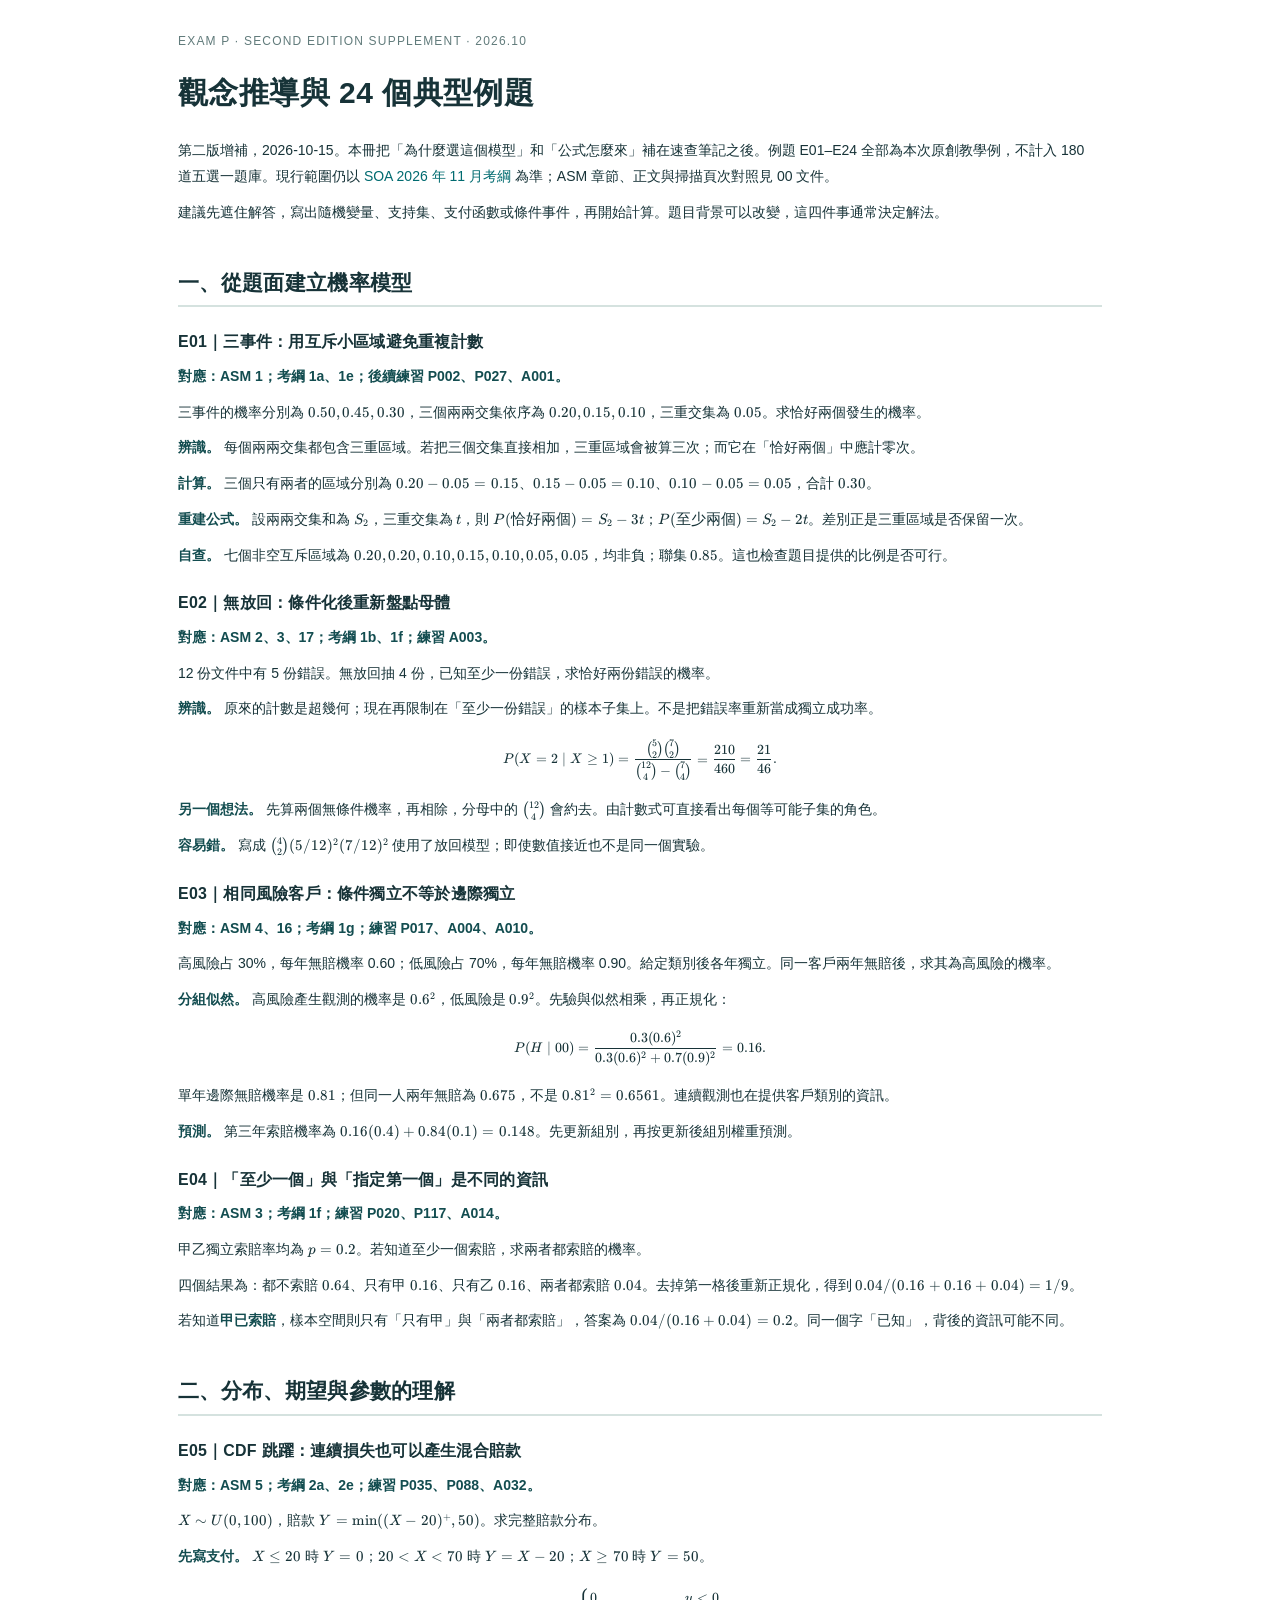
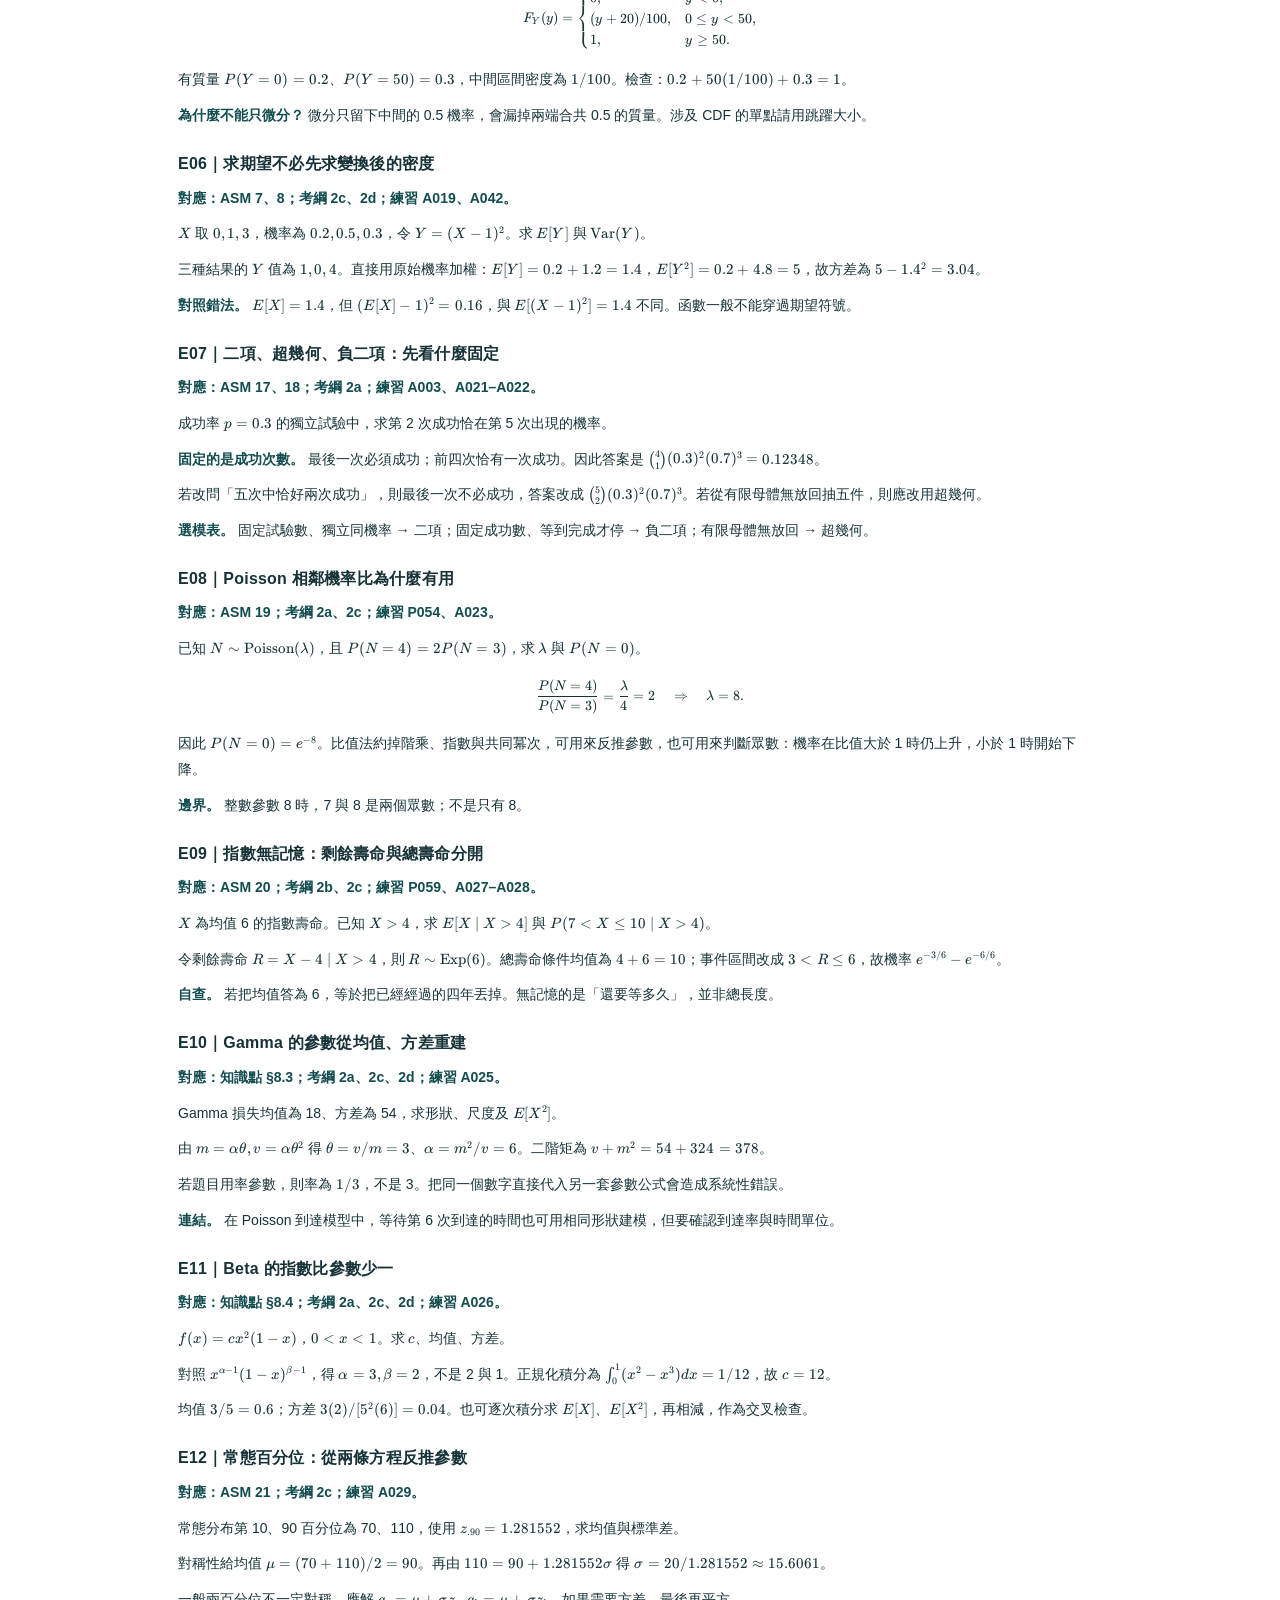
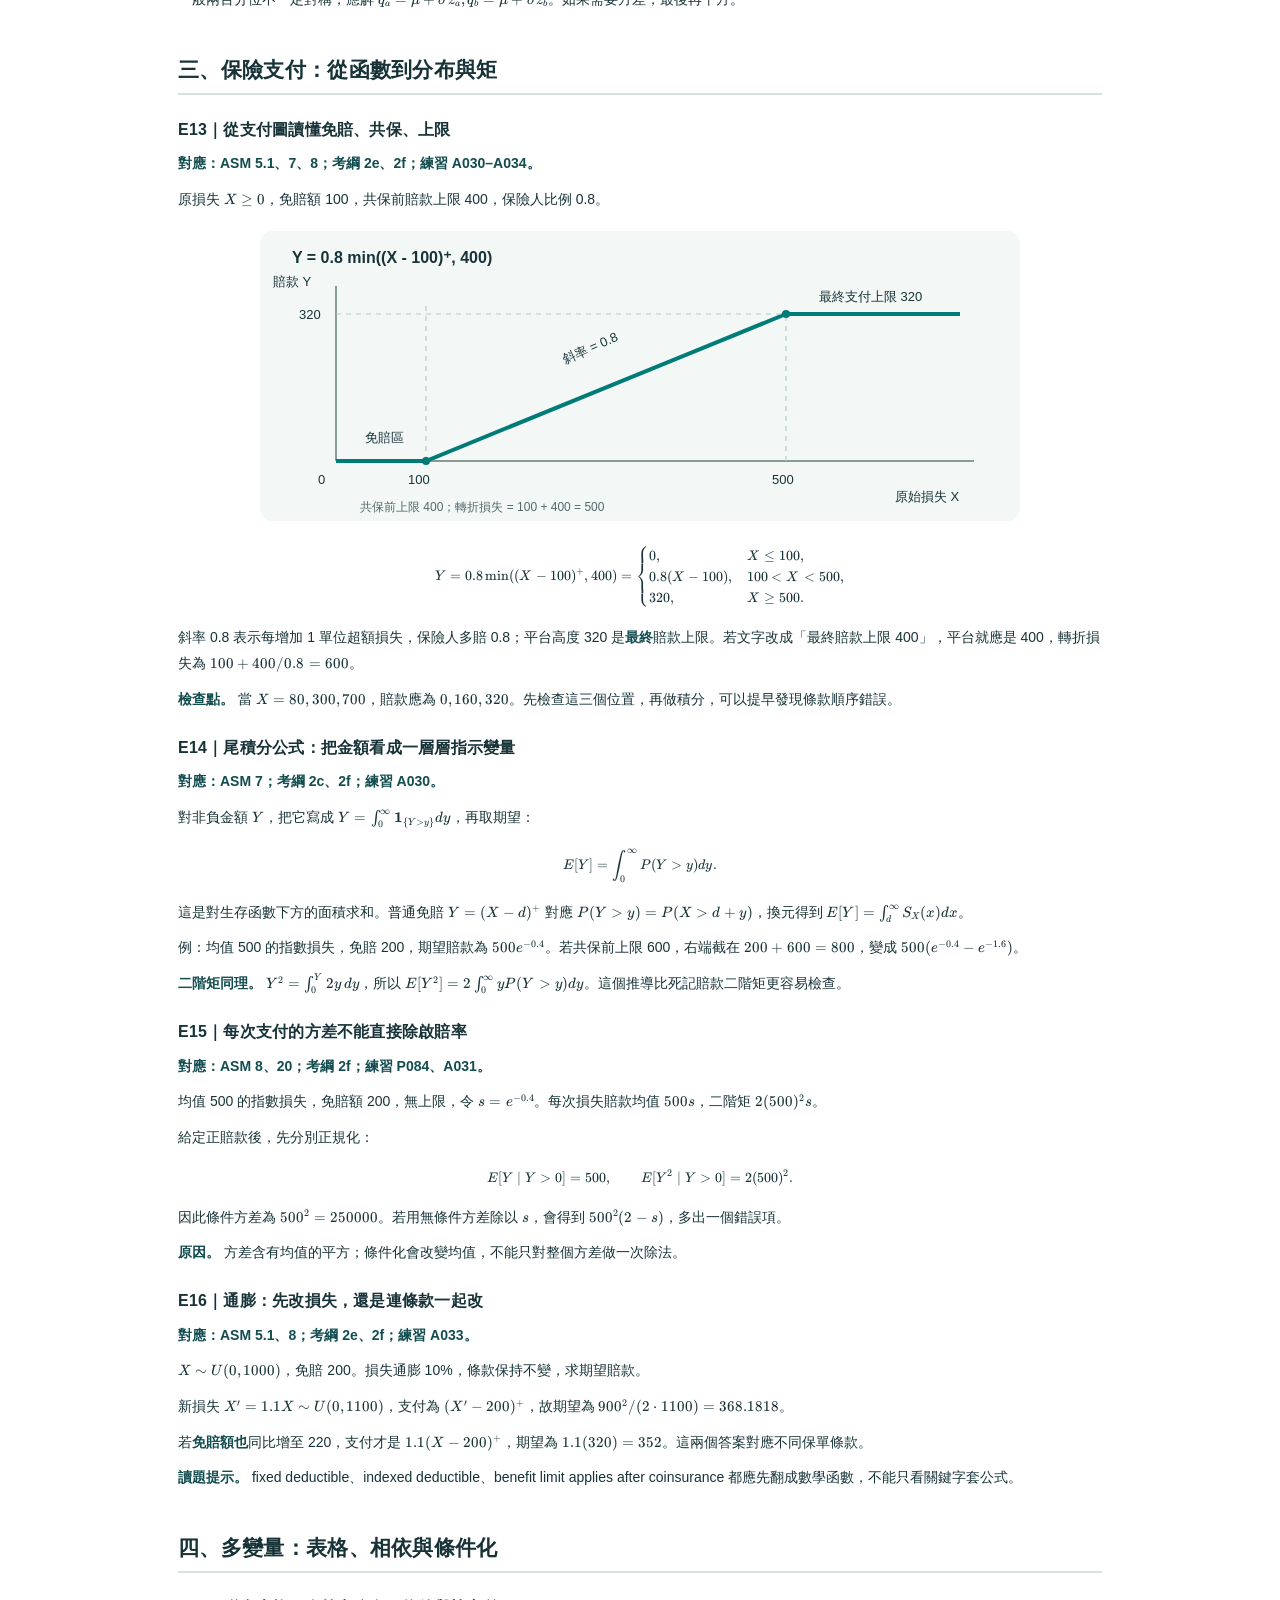
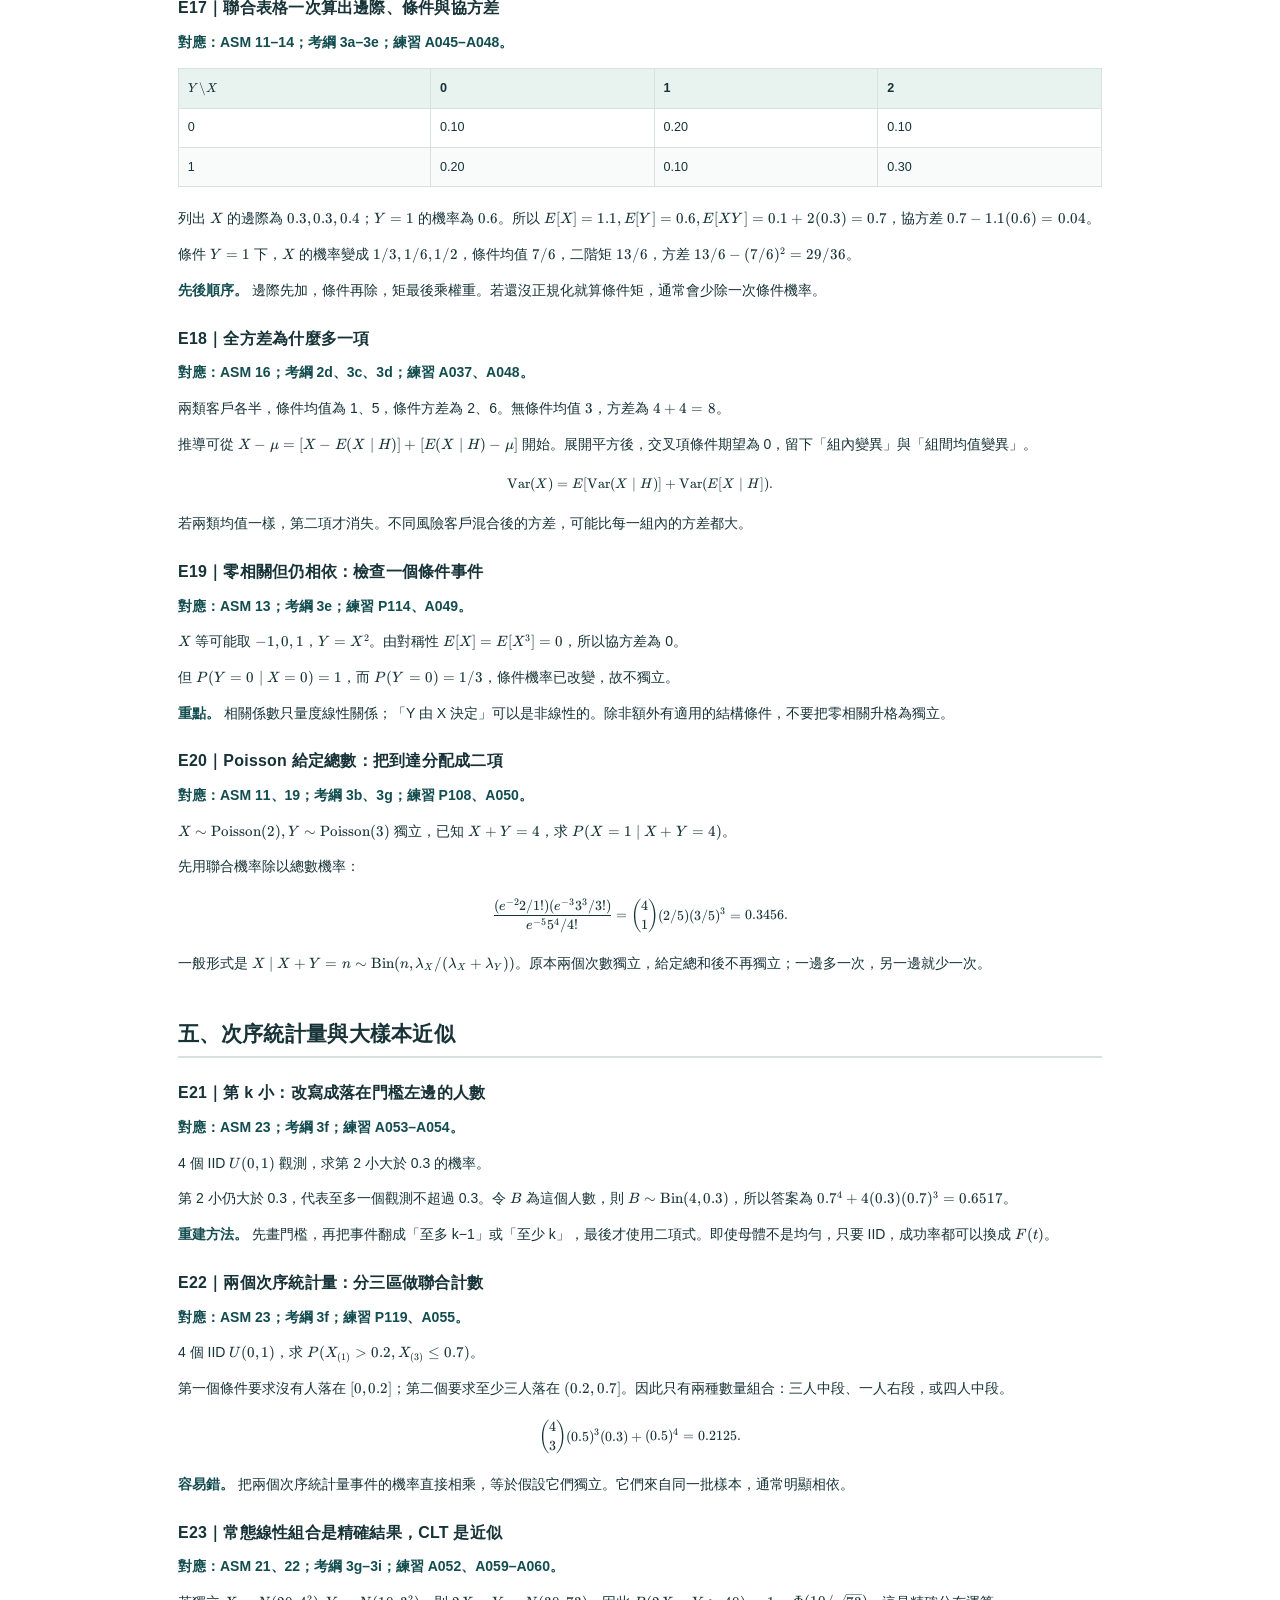
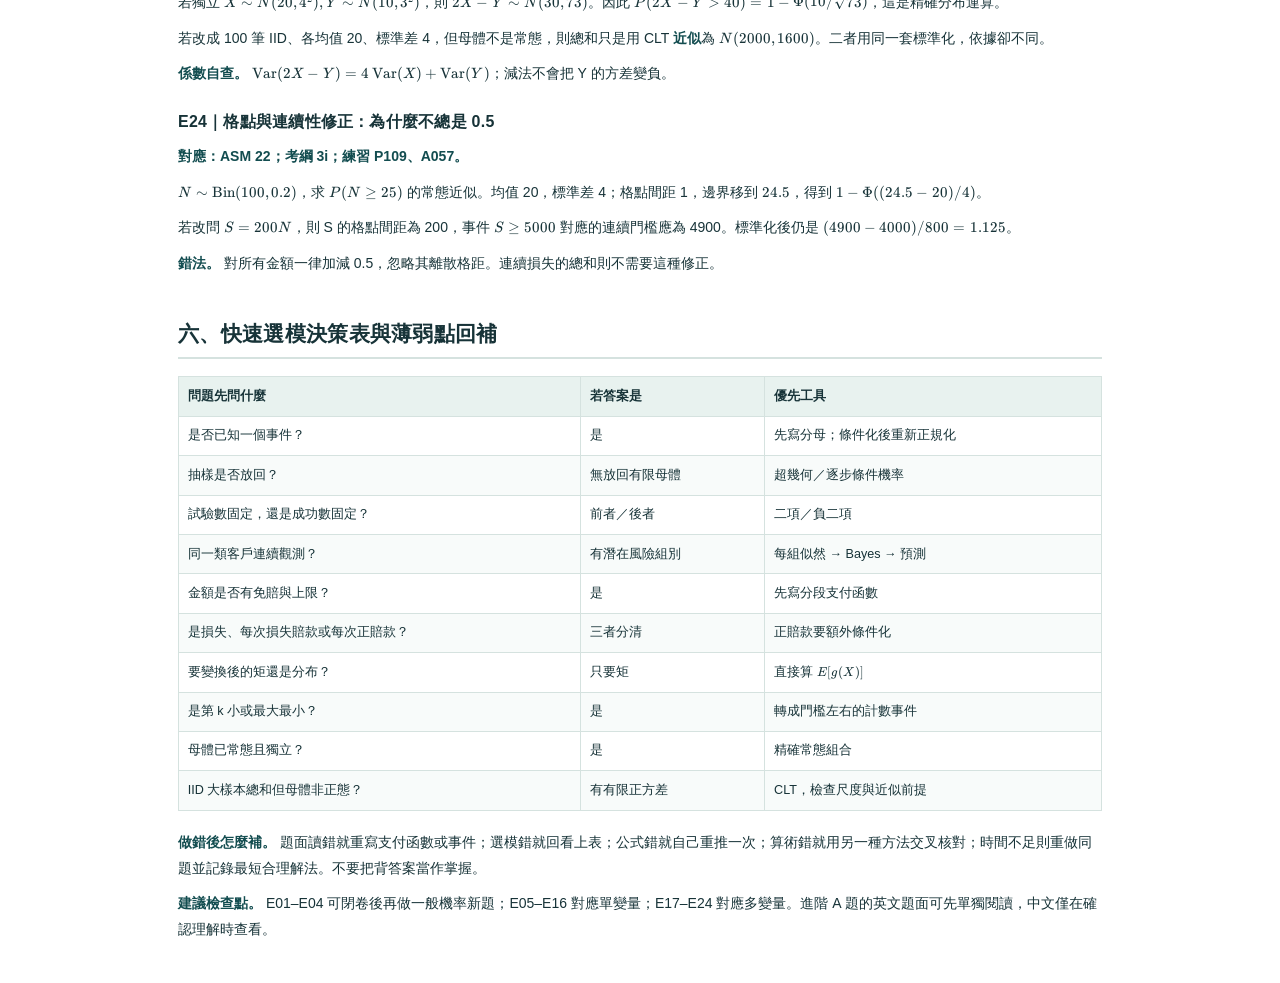
<file: 05_觀念推導與24個典型例題.html>
<!doctype html><html lang="zh-Hant"><head><meta charset="utf-8"><meta name="viewport" content="width=device-width, initial-scale=1"><title>05_觀念推導與24個典型例題</title><link rel="stylesheet" href="assets/katex.min.css"><link rel="stylesheet" href="assets/style.css"></head><body class="pdfbody"><main class="workedprint"><div class="covermeta">EXAM P · SECOND EDITION SUPPLEMENT · 2026.10</div><h1>觀念推導與 24 個典型例題</h1>
<p>第二版增補，2026-10-15。本冊把「為什麼選這個模型」和「公式怎麼來」補在速查筆記之後。例題 E01–E24 全部為本次原創教學例，不計入 180 道五選一題庫。現行範圍仍以 <a href="https://www.soa.org/globalassets/assets/files/edu/2026/fall/syllabi/2026-11-exam-p-syllabus.pdf">SOA 2026 年 11 月考綱</a> 為準；ASM 章節、正文與掃描頁次對照見 00 文件。</p>
<p>建議先遮住解答，寫出隨機變量、支持集、支付函數或條件事件，再開始計算。題目背景可以改變，這四件事通常決定解法。</p>
<h2>一、從題面建立機率模型</h2>
<h3>E01｜三事件：用互斥小區域避免重複計數</h3>
<p><strong>對應：ASM 1；考綱 1a、1e；後續練習 P002、P027、A001。</strong></p>
<p>三事件的機率分別為 <span class="katex"><span class="katex-html" aria-hidden="true"><span class="base"><span class="strut" style="height:0.8389em;vertical-align:-0.1944em;"></span><span class="mord">0.50</span><span class="mpunct">,</span><span class="mspace" style="margin-right:0.1667em;"></span><span class="mord">0.45</span><span class="mpunct">,</span><span class="mspace" style="margin-right:0.1667em;"></span><span class="mord">0.30</span></span></span></span>，三個兩兩交集依序為 <span class="katex"><span class="katex-html" aria-hidden="true"><span class="base"><span class="strut" style="height:0.8389em;vertical-align:-0.1944em;"></span><span class="mord">0.20</span><span class="mpunct">,</span><span class="mspace" style="margin-right:0.1667em;"></span><span class="mord">0.15</span><span class="mpunct">,</span><span class="mspace" style="margin-right:0.1667em;"></span><span class="mord">0.10</span></span></span></span>，三重交集為 <span class="katex"><span class="katex-html" aria-hidden="true"><span class="base"><span class="strut" style="height:0.6444em;"></span><span class="mord">0.05</span></span></span></span>。求恰好兩個發生的機率。</p>
<p><strong>辨識。</strong> 每個兩兩交集都包含三重區域。若把三個交集直接相加，三重區域會被算三次；而它在「恰好兩個」中應計零次。</p>
<p><strong>計算。</strong> 三個只有兩者的區域分別為 <span class="katex"><span class="katex-html" aria-hidden="true"><span class="base"><span class="strut" style="height:0.7278em;vertical-align:-0.0833em;"></span><span class="mord">0.20</span><span class="mspace" style="margin-right:0.2222em;"></span><span class="mbin">−</span><span class="mspace" style="margin-right:0.2222em;"></span></span><span class="base"><span class="strut" style="height:0.6444em;"></span><span class="mord">0.05</span><span class="mspace" style="margin-right:0.2778em;"></span><span class="mrel">=</span><span class="mspace" style="margin-right:0.2778em;"></span></span><span class="base"><span class="strut" style="height:0.6444em;"></span><span class="mord">0.15</span></span></span></span>、<span class="katex"><span class="katex-html" aria-hidden="true"><span class="base"><span class="strut" style="height:0.7278em;vertical-align:-0.0833em;"></span><span class="mord">0.15</span><span class="mspace" style="margin-right:0.2222em;"></span><span class="mbin">−</span><span class="mspace" style="margin-right:0.2222em;"></span></span><span class="base"><span class="strut" style="height:0.6444em;"></span><span class="mord">0.05</span><span class="mspace" style="margin-right:0.2778em;"></span><span class="mrel">=</span><span class="mspace" style="margin-right:0.2778em;"></span></span><span class="base"><span class="strut" style="height:0.6444em;"></span><span class="mord">0.10</span></span></span></span>、<span class="katex"><span class="katex-html" aria-hidden="true"><span class="base"><span class="strut" style="height:0.7278em;vertical-align:-0.0833em;"></span><span class="mord">0.10</span><span class="mspace" style="margin-right:0.2222em;"></span><span class="mbin">−</span><span class="mspace" style="margin-right:0.2222em;"></span></span><span class="base"><span class="strut" style="height:0.6444em;"></span><span class="mord">0.05</span><span class="mspace" style="margin-right:0.2778em;"></span><span class="mrel">=</span><span class="mspace" style="margin-right:0.2778em;"></span></span><span class="base"><span class="strut" style="height:0.6444em;"></span><span class="mord">0.05</span></span></span></span>，合計 <span class="katex"><span class="katex-html" aria-hidden="true"><span class="base"><span class="strut" style="height:0.6444em;"></span><span class="mord">0.30</span></span></span></span>。</p>
<p><strong>重建公式。</strong> 設兩兩交集和為 <span class="katex"><span class="katex-html" aria-hidden="true"><span class="base"><span class="strut" style="height:0.8333em;vertical-align:-0.15em;"></span><span class="mord"><span class="mord mathnormal" style="margin-right:0.05764em;">S</span><span class="msupsub"><span class="vlist-t vlist-t2"><span class="vlist-r"><span class="vlist" style="height:0.3011em;"><span style="top:-2.55em;margin-left:-0.0576em;margin-right:0.05em;"><span class="pstrut" style="height:2.7em;"></span><span class="sizing reset-size6 size3 mtight"><span class="mord mtight">2</span></span></span></span><span class="vlist-s">​</span></span><span class="vlist-r"><span class="vlist" style="height:0.15em;"><span></span></span></span></span></span></span></span></span></span>，三重交集為 <span class="katex"><span class="katex-html" aria-hidden="true"><span class="base"><span class="strut" style="height:0.6151em;"></span><span class="mord mathnormal">t</span></span></span></span>，則 <span class="katex"><span class="katex-html" aria-hidden="true"><span class="base"><span class="strut" style="height:1em;vertical-align:-0.25em;"></span><span class="mord mathnormal" style="margin-right:0.13889em;">P</span><span class="mopen">(</span><span class="mord text"><span class="mord cjk_fallback">恰好兩個</span></span><span class="mclose">)</span><span class="mspace" style="margin-right:0.2778em;"></span><span class="mrel">=</span><span class="mspace" style="margin-right:0.2778em;"></span></span><span class="base"><span class="strut" style="height:0.8333em;vertical-align:-0.15em;"></span><span class="mord"><span class="mord mathnormal" style="margin-right:0.05764em;">S</span><span class="msupsub"><span class="vlist-t vlist-t2"><span class="vlist-r"><span class="vlist" style="height:0.3011em;"><span style="top:-2.55em;margin-left:-0.0576em;margin-right:0.05em;"><span class="pstrut" style="height:2.7em;"></span><span class="sizing reset-size6 size3 mtight"><span class="mord mtight">2</span></span></span></span><span class="vlist-s">​</span></span><span class="vlist-r"><span class="vlist" style="height:0.15em;"><span></span></span></span></span></span></span><span class="mspace" style="margin-right:0.2222em;"></span><span class="mbin">−</span><span class="mspace" style="margin-right:0.2222em;"></span></span><span class="base"><span class="strut" style="height:0.6444em;"></span><span class="mord">3</span><span class="mord mathnormal">t</span></span></span></span>；<span class="katex"><span class="katex-html" aria-hidden="true"><span class="base"><span class="strut" style="height:1em;vertical-align:-0.25em;"></span><span class="mord mathnormal" style="margin-right:0.13889em;">P</span><span class="mopen">(</span><span class="mord text"><span class="mord cjk_fallback">至少兩個</span></span><span class="mclose">)</span><span class="mspace" style="margin-right:0.2778em;"></span><span class="mrel">=</span><span class="mspace" style="margin-right:0.2778em;"></span></span><span class="base"><span class="strut" style="height:0.8333em;vertical-align:-0.15em;"></span><span class="mord"><span class="mord mathnormal" style="margin-right:0.05764em;">S</span><span class="msupsub"><span class="vlist-t vlist-t2"><span class="vlist-r"><span class="vlist" style="height:0.3011em;"><span style="top:-2.55em;margin-left:-0.0576em;margin-right:0.05em;"><span class="pstrut" style="height:2.7em;"></span><span class="sizing reset-size6 size3 mtight"><span class="mord mtight">2</span></span></span></span><span class="vlist-s">​</span></span><span class="vlist-r"><span class="vlist" style="height:0.15em;"><span></span></span></span></span></span></span><span class="mspace" style="margin-right:0.2222em;"></span><span class="mbin">−</span><span class="mspace" style="margin-right:0.2222em;"></span></span><span class="base"><span class="strut" style="height:0.6444em;"></span><span class="mord">2</span><span class="mord mathnormal">t</span></span></span></span>。差別正是三重區域是否保留一次。</p>
<p><strong>自查。</strong> 七個非空互斥區域為 <span class="katex"><span class="katex-html" aria-hidden="true"><span class="base"><span class="strut" style="height:0.8389em;vertical-align:-0.1944em;"></span><span class="mord">0.20</span><span class="mpunct">,</span><span class="mspace" style="margin-right:0.1667em;"></span><span class="mord">0.20</span><span class="mpunct">,</span><span class="mspace" style="margin-right:0.1667em;"></span><span class="mord">0.10</span><span class="mpunct">,</span><span class="mspace" style="margin-right:0.1667em;"></span><span class="mord">0.15</span><span class="mpunct">,</span><span class="mspace" style="margin-right:0.1667em;"></span><span class="mord">0.10</span><span class="mpunct">,</span><span class="mspace" style="margin-right:0.1667em;"></span><span class="mord">0.05</span><span class="mpunct">,</span><span class="mspace" style="margin-right:0.1667em;"></span><span class="mord">0.05</span></span></span></span>，均非負；聯集 <span class="katex"><span class="katex-html" aria-hidden="true"><span class="base"><span class="strut" style="height:0.6444em;"></span><span class="mord">0.85</span></span></span></span>。這也檢查題目提供的比例是否可行。</p>
<h3>E02｜無放回：條件化後重新盤點母體</h3>
<p><strong>對應：ASM 2、3、17；考綱 1b、1f；練習 A003。</strong></p>
<p>12 份文件中有 5 份錯誤。無放回抽 4 份，已知至少一份錯誤，求恰好兩份錯誤的機率。</p>
<p><strong>辨識。</strong> 原來的計數是超幾何；現在再限制在「至少一份錯誤」的樣本子集上。不是把錯誤率重新當成獨立成功率。</p>
<p><span class="katex-display"><span class="katex"><span class="katex-html" aria-hidden="true"><span class="base"><span class="strut" style="height:1em;vertical-align:-0.25em;"></span><span class="mord mathnormal" style="margin-right:0.13889em;">P</span><span class="mopen">(</span><span class="mord mathnormal" style="margin-right:0.07847em;">X</span><span class="mspace" style="margin-right:0.2778em;"></span><span class="mrel">=</span><span class="mspace" style="margin-right:0.2778em;"></span></span><span class="base"><span class="strut" style="height:1em;vertical-align:-0.25em;"></span><span class="mord">2</span><span class="mspace" style="margin-right:0.2778em;"></span><span class="mrel">∣</span><span class="mspace" style="margin-right:0.2778em;"></span></span><span class="base"><span class="strut" style="height:0.8193em;vertical-align:-0.136em;"></span><span class="mord mathnormal" style="margin-right:0.07847em;">X</span><span class="mspace" style="margin-right:0.2778em;"></span><span class="mrel">≥</span><span class="mspace" style="margin-right:0.2778em;"></span></span><span class="base"><span class="strut" style="height:1em;vertical-align:-0.25em;"></span><span class="mord">1</span><span class="mclose">)</span><span class="mspace" style="margin-right:0.2778em;"></span><span class="mrel">=</span><span class="mspace" style="margin-right:0.2778em;"></span></span><span class="base"><span class="strut" style="height:2.7702em;vertical-align:-1.1351em;"></span><span class="mord"><span class="mopen nulldelimiter"></span><span class="mfrac"><span class="vlist-t vlist-t2"><span class="vlist-r"><span class="vlist" style="height:1.6351em;"><span style="top:-2.2149em;"><span class="pstrut" style="height:3em;"></span><span class="mord"><span class="mord"><span class="mopen delimcenter" style="top:0em;"><span class="delimsizing size1">(</span></span><span class="mfrac"><span class="vlist-t vlist-t2"><span class="vlist-r"><span class="vlist" style="height:0.8951em;"><span style="top:-2.355em;"><span class="pstrut" style="height:2.7em;"></span><span class="sizing reset-size6 size3 mtight"><span class="mord mtight"><span class="mord mtight">4</span></span></span></span><span style="top:-3.144em;"><span class="pstrut" style="height:2.7em;"></span><span class="sizing reset-size6 size3 mtight"><span class="mord mtight"><span class="mord mtight">12</span></span></span></span></span><span class="vlist-s">​</span></span><span class="vlist-r"><span class="vlist" style="height:0.345em;"><span></span></span></span></span></span><span class="mclose delimcenter" style="top:0em;"><span class="delimsizing size1">)</span></span></span><span class="mspace" style="margin-right:0.2222em;"></span><span class="mbin">−</span><span class="mspace" style="margin-right:0.2222em;"></span><span class="mord"><span class="mopen delimcenter" style="top:0em;"><span class="delimsizing size1">(</span></span><span class="mfrac"><span class="vlist-t vlist-t2"><span class="vlist-r"><span class="vlist" style="height:0.8951em;"><span style="top:-2.355em;"><span class="pstrut" style="height:2.7em;"></span><span class="sizing reset-size6 size3 mtight"><span class="mord mtight"><span class="mord mtight">4</span></span></span></span><span style="top:-3.144em;"><span class="pstrut" style="height:2.7em;"></span><span class="sizing reset-size6 size3 mtight"><span class="mord mtight"><span class="mord mtight">7</span></span></span></span></span><span class="vlist-s">​</span></span><span class="vlist-r"><span class="vlist" style="height:0.345em;"><span></span></span></span></span></span><span class="mclose delimcenter" style="top:0em;"><span class="delimsizing size1">)</span></span></span></span></span><span style="top:-3.23em;"><span class="pstrut" style="height:3em;"></span><span class="frac-line" style="border-bottom-width:0.04em;"></span></span><span style="top:-3.74em;"><span class="pstrut" style="height:3em;"></span><span class="mord"><span class="mord"><span class="mopen delimcenter" style="top:0em;"><span class="delimsizing size1">(</span></span><span class="mfrac"><span class="vlist-t vlist-t2"><span class="vlist-r"><span class="vlist" style="height:0.8951em;"><span style="top:-2.355em;"><span class="pstrut" style="height:2.7em;"></span><span class="sizing reset-size6 size3 mtight"><span class="mord mtight"><span class="mord mtight">2</span></span></span></span><span style="top:-3.144em;"><span class="pstrut" style="height:2.7em;"></span><span class="sizing reset-size6 size3 mtight"><span class="mord mtight"><span class="mord mtight">5</span></span></span></span></span><span class="vlist-s">​</span></span><span class="vlist-r"><span class="vlist" style="height:0.345em;"><span></span></span></span></span></span><span class="mclose delimcenter" style="top:0em;"><span class="delimsizing size1">)</span></span></span><span class="mord"><span class="mopen delimcenter" style="top:0em;"><span class="delimsizing size1">(</span></span><span class="mfrac"><span class="vlist-t vlist-t2"><span class="vlist-r"><span class="vlist" style="height:0.8951em;"><span style="top:-2.355em;"><span class="pstrut" style="height:2.7em;"></span><span class="sizing reset-size6 size3 mtight"><span class="mord mtight"><span class="mord mtight">2</span></span></span></span><span style="top:-3.144em;"><span class="pstrut" style="height:2.7em;"></span><span class="sizing reset-size6 size3 mtight"><span class="mord mtight"><span class="mord mtight">7</span></span></span></span></span><span class="vlist-s">​</span></span><span class="vlist-r"><span class="vlist" style="height:0.345em;"><span></span></span></span></span></span><span class="mclose delimcenter" style="top:0em;"><span class="delimsizing size1">)</span></span></span></span></span></span><span class="vlist-s">​</span></span><span class="vlist-r"><span class="vlist" style="height:1.1351em;"><span></span></span></span></span></span><span class="mclose nulldelimiter"></span></span><span class="mspace" style="margin-right:0.2778em;"></span><span class="mrel">=</span><span class="mspace" style="margin-right:0.2778em;"></span></span><span class="base"><span class="strut" style="height:2.0074em;vertical-align:-0.686em;"></span><span class="mord"><span class="mopen nulldelimiter"></span><span class="mfrac"><span class="vlist-t vlist-t2"><span class="vlist-r"><span class="vlist" style="height:1.3214em;"><span style="top:-2.314em;"><span class="pstrut" style="height:3em;"></span><span class="mord"><span class="mord">460</span></span></span><span style="top:-3.23em;"><span class="pstrut" style="height:3em;"></span><span class="frac-line" style="border-bottom-width:0.04em;"></span></span><span style="top:-3.677em;"><span class="pstrut" style="height:3em;"></span><span class="mord"><span class="mord">210</span></span></span></span><span class="vlist-s">​</span></span><span class="vlist-r"><span class="vlist" style="height:0.686em;"><span></span></span></span></span></span><span class="mclose nulldelimiter"></span></span><span class="mspace" style="margin-right:0.2778em;"></span><span class="mrel">=</span><span class="mspace" style="margin-right:0.2778em;"></span></span><span class="base"><span class="strut" style="height:2.0074em;vertical-align:-0.686em;"></span><span class="mord"><span class="mopen nulldelimiter"></span><span class="mfrac"><span class="vlist-t vlist-t2"><span class="vlist-r"><span class="vlist" style="height:1.3214em;"><span style="top:-2.314em;"><span class="pstrut" style="height:3em;"></span><span class="mord"><span class="mord">46</span></span></span><span style="top:-3.23em;"><span class="pstrut" style="height:3em;"></span><span class="frac-line" style="border-bottom-width:0.04em;"></span></span><span style="top:-3.677em;"><span class="pstrut" style="height:3em;"></span><span class="mord"><span class="mord">21</span></span></span></span><span class="vlist-s">​</span></span><span class="vlist-r"><span class="vlist" style="height:0.686em;"><span></span></span></span></span></span><span class="mclose nulldelimiter"></span></span><span class="mord">.</span></span></span></span></span></p>
<p><strong>另一個想法。</strong> 先算兩個無條件機率，再相除，分母中的 <span class="katex"><span class="katex-html" aria-hidden="true"><span class="base"><span class="strut" style="height:1.2451em;vertical-align:-0.35em;"></span><span class="mord"><span class="mopen delimcenter" style="top:0em;"><span class="delimsizing size1">(</span></span><span class="mfrac"><span class="vlist-t vlist-t2"><span class="vlist-r"><span class="vlist" style="height:0.8951em;"><span style="top:-2.355em;"><span class="pstrut" style="height:2.7em;"></span><span class="sizing reset-size6 size3 mtight"><span class="mord mtight"><span class="mord mtight">4</span></span></span></span><span style="top:-3.144em;"><span class="pstrut" style="height:2.7em;"></span><span class="sizing reset-size6 size3 mtight"><span class="mord mtight"><span class="mord mtight">12</span></span></span></span></span><span class="vlist-s">​</span></span><span class="vlist-r"><span class="vlist" style="height:0.345em;"><span></span></span></span></span></span><span class="mclose delimcenter" style="top:0em;"><span class="delimsizing size1">)</span></span></span></span></span></span> 會約去。由計數式可直接看出每個等可能子集的角色。</p>
<p><strong>容易錯。</strong> 寫成 <span class="katex"><span class="katex-html" aria-hidden="true"><span class="base"><span class="strut" style="height:1.2451em;vertical-align:-0.35em;"></span><span class="mord"><span class="mopen delimcenter" style="top:0em;"><span class="delimsizing size1">(</span></span><span class="mfrac"><span class="vlist-t vlist-t2"><span class="vlist-r"><span class="vlist" style="height:0.8951em;"><span style="top:-2.355em;"><span class="pstrut" style="height:2.7em;"></span><span class="sizing reset-size6 size3 mtight"><span class="mord mtight"><span class="mord mtight">2</span></span></span></span><span style="top:-3.144em;"><span class="pstrut" style="height:2.7em;"></span><span class="sizing reset-size6 size3 mtight"><span class="mord mtight"><span class="mord mtight">4</span></span></span></span></span><span class="vlist-s">​</span></span><span class="vlist-r"><span class="vlist" style="height:0.345em;"><span></span></span></span></span></span><span class="mclose delimcenter" style="top:0em;"><span class="delimsizing size1">)</span></span></span><span class="mopen">(</span><span class="mord">5/12</span><span class="mclose"><span class="mclose">)</span><span class="msupsub"><span class="vlist-t"><span class="vlist-r"><span class="vlist" style="height:0.8141em;"><span style="top:-3.063em;margin-right:0.05em;"><span class="pstrut" style="height:2.7em;"></span><span class="sizing reset-size6 size3 mtight"><span class="mord mtight">2</span></span></span></span></span></span></span></span><span class="mopen">(</span><span class="mord">7/12</span><span class="mclose"><span class="mclose">)</span><span class="msupsub"><span class="vlist-t"><span class="vlist-r"><span class="vlist" style="height:0.8141em;"><span style="top:-3.063em;margin-right:0.05em;"><span class="pstrut" style="height:2.7em;"></span><span class="sizing reset-size6 size3 mtight"><span class="mord mtight">2</span></span></span></span></span></span></span></span></span></span></span> 使用了放回模型；即使數值接近也不是同一個實驗。</p>
<h3>E03｜相同風險客戶：條件獨立不等於邊際獨立</h3>
<p><strong>對應：ASM 4、16；考綱 1g；練習 P017、A004、A010。</strong></p>
<p>高風險占 30%，每年無賠機率 0.60；低風險占 70%，每年無賠機率 0.90。給定類別後各年獨立。同一客戶兩年無賠後，求其為高風險的機率。</p>
<p><strong>分組似然。</strong> 高風險產生觀測的機率是 <span class="katex"><span class="katex-html" aria-hidden="true"><span class="base"><span class="strut" style="height:0.8141em;"></span><span class="mord">0.</span><span class="mord"><span class="mord">6</span><span class="msupsub"><span class="vlist-t"><span class="vlist-r"><span class="vlist" style="height:0.8141em;"><span style="top:-3.063em;margin-right:0.05em;"><span class="pstrut" style="height:2.7em;"></span><span class="sizing reset-size6 size3 mtight"><span class="mord mtight">2</span></span></span></span></span></span></span></span></span></span></span>，低風險是 <span class="katex"><span class="katex-html" aria-hidden="true"><span class="base"><span class="strut" style="height:0.8141em;"></span><span class="mord">0.</span><span class="mord"><span class="mord">9</span><span class="msupsub"><span class="vlist-t"><span class="vlist-r"><span class="vlist" style="height:0.8141em;"><span style="top:-3.063em;margin-right:0.05em;"><span class="pstrut" style="height:2.7em;"></span><span class="sizing reset-size6 size3 mtight"><span class="mord mtight">2</span></span></span></span></span></span></span></span></span></span></span>。先驗與似然相乘，再正規化：</p>
<p><span class="katex-display"><span class="katex"><span class="katex-html" aria-hidden="true"><span class="base"><span class="strut" style="height:1em;vertical-align:-0.25em;"></span><span class="mord mathnormal" style="margin-right:0.13889em;">P</span><span class="mopen">(</span><span class="mord mathnormal" style="margin-right:0.08125em;">H</span><span class="mspace" style="margin-right:0.2778em;"></span><span class="mrel">∣</span><span class="mspace" style="margin-right:0.2778em;"></span></span><span class="base"><span class="strut" style="height:1em;vertical-align:-0.25em;"></span><span class="mord">00</span><span class="mclose">)</span><span class="mspace" style="margin-right:0.2778em;"></span><span class="mrel">=</span><span class="mspace" style="margin-right:0.2778em;"></span></span><span class="base"><span class="strut" style="height:2.4271em;vertical-align:-0.936em;"></span><span class="mord"><span class="mopen nulldelimiter"></span><span class="mfrac"><span class="vlist-t vlist-t2"><span class="vlist-r"><span class="vlist" style="height:1.4911em;"><span style="top:-2.314em;"><span class="pstrut" style="height:3em;"></span><span class="mord"><span class="mord">0.3</span><span class="mopen">(</span><span class="mord">0.6</span><span class="mclose"><span class="mclose">)</span><span class="msupsub"><span class="vlist-t"><span class="vlist-r"><span class="vlist" style="height:0.7401em;"><span style="top:-2.989em;margin-right:0.05em;"><span class="pstrut" style="height:2.7em;"></span><span class="sizing reset-size6 size3 mtight"><span class="mord mtight">2</span></span></span></span></span></span></span></span><span class="mspace" style="margin-right:0.2222em;"></span><span class="mbin">+</span><span class="mspace" style="margin-right:0.2222em;"></span><span class="mord">0.7</span><span class="mopen">(</span><span class="mord">0.9</span><span class="mclose"><span class="mclose">)</span><span class="msupsub"><span class="vlist-t"><span class="vlist-r"><span class="vlist" style="height:0.7401em;"><span style="top:-2.989em;margin-right:0.05em;"><span class="pstrut" style="height:2.7em;"></span><span class="sizing reset-size6 size3 mtight"><span class="mord mtight">2</span></span></span></span></span></span></span></span></span></span><span style="top:-3.23em;"><span class="pstrut" style="height:3em;"></span><span class="frac-line" style="border-bottom-width:0.04em;"></span></span><span style="top:-3.677em;"><span class="pstrut" style="height:3em;"></span><span class="mord"><span class="mord">0.3</span><span class="mopen">(</span><span class="mord">0.6</span><span class="mclose"><span class="mclose">)</span><span class="msupsub"><span class="vlist-t"><span class="vlist-r"><span class="vlist" style="height:0.8141em;"><span style="top:-3.063em;margin-right:0.05em;"><span class="pstrut" style="height:2.7em;"></span><span class="sizing reset-size6 size3 mtight"><span class="mord mtight">2</span></span></span></span></span></span></span></span></span></span></span><span class="vlist-s">​</span></span><span class="vlist-r"><span class="vlist" style="height:0.936em;"><span></span></span></span></span></span><span class="mclose nulldelimiter"></span></span><span class="mspace" style="margin-right:0.2778em;"></span><span class="mrel">=</span><span class="mspace" style="margin-right:0.2778em;"></span></span><span class="base"><span class="strut" style="height:0.6444em;"></span><span class="mord">0.16.</span></span></span></span></span></p>
<p>單年邊際無賠機率是 <span class="katex"><span class="katex-html" aria-hidden="true"><span class="base"><span class="strut" style="height:0.6444em;"></span><span class="mord">0.81</span></span></span></span>；但同一人兩年無賠為 <span class="katex"><span class="katex-html" aria-hidden="true"><span class="base"><span class="strut" style="height:0.6444em;"></span><span class="mord">0.675</span></span></span></span>，不是 <span class="katex"><span class="katex-html" aria-hidden="true"><span class="base"><span class="strut" style="height:0.8141em;"></span><span class="mord">0.8</span><span class="mord"><span class="mord">1</span><span class="msupsub"><span class="vlist-t"><span class="vlist-r"><span class="vlist" style="height:0.8141em;"><span style="top:-3.063em;margin-right:0.05em;"><span class="pstrut" style="height:2.7em;"></span><span class="sizing reset-size6 size3 mtight"><span class="mord mtight">2</span></span></span></span></span></span></span></span><span class="mspace" style="margin-right:0.2778em;"></span><span class="mrel">=</span><span class="mspace" style="margin-right:0.2778em;"></span></span><span class="base"><span class="strut" style="height:0.6444em;"></span><span class="mord">0.6561</span></span></span></span>。連續觀測也在提供客戶類別的資訊。</p>
<p><strong>預測。</strong> 第三年索賠機率為 <span class="katex"><span class="katex-html" aria-hidden="true"><span class="base"><span class="strut" style="height:1em;vertical-align:-0.25em;"></span><span class="mord">0.16</span><span class="mopen">(</span><span class="mord">0.4</span><span class="mclose">)</span><span class="mspace" style="margin-right:0.2222em;"></span><span class="mbin">+</span><span class="mspace" style="margin-right:0.2222em;"></span></span><span class="base"><span class="strut" style="height:1em;vertical-align:-0.25em;"></span><span class="mord">0.84</span><span class="mopen">(</span><span class="mord">0.1</span><span class="mclose">)</span><span class="mspace" style="margin-right:0.2778em;"></span><span class="mrel">=</span><span class="mspace" style="margin-right:0.2778em;"></span></span><span class="base"><span class="strut" style="height:0.6444em;"></span><span class="mord">0.148</span></span></span></span>。先更新組別，再按更新後組別權重預測。</p>
<h3>E04｜「至少一個」與「指定第一個」是不同的資訊</h3>
<p><strong>對應：ASM 3；考綱 1f；練習 P020、P117、A014。</strong></p>
<p>甲乙獨立索賠率均為 <span class="katex"><span class="katex-html" aria-hidden="true"><span class="base"><span class="strut" style="height:0.625em;vertical-align:-0.1944em;"></span><span class="mord mathnormal">p</span><span class="mspace" style="margin-right:0.2778em;"></span><span class="mrel">=</span><span class="mspace" style="margin-right:0.2778em;"></span></span><span class="base"><span class="strut" style="height:0.6444em;"></span><span class="mord">0.2</span></span></span></span>。若知道至少一個索賠，求兩者都索賠的機率。</p>
<p>四個結果為：都不索賠 <span class="katex"><span class="katex-html" aria-hidden="true"><span class="base"><span class="strut" style="height:0.6444em;"></span><span class="mord">0.64</span></span></span></span>、只有甲 <span class="katex"><span class="katex-html" aria-hidden="true"><span class="base"><span class="strut" style="height:0.6444em;"></span><span class="mord">0.16</span></span></span></span>、只有乙 <span class="katex"><span class="katex-html" aria-hidden="true"><span class="base"><span class="strut" style="height:0.6444em;"></span><span class="mord">0.16</span></span></span></span>、兩者都索賠 <span class="katex"><span class="katex-html" aria-hidden="true"><span class="base"><span class="strut" style="height:0.6444em;"></span><span class="mord">0.04</span></span></span></span>。去掉第一格後重新正規化，得到 <span class="katex"><span class="katex-html" aria-hidden="true"><span class="base"><span class="strut" style="height:1em;vertical-align:-0.25em;"></span><span class="mord">0.04/</span><span class="mopen">(</span><span class="mord">0.16</span><span class="mspace" style="margin-right:0.2222em;"></span><span class="mbin">+</span><span class="mspace" style="margin-right:0.2222em;"></span></span><span class="base"><span class="strut" style="height:0.7278em;vertical-align:-0.0833em;"></span><span class="mord">0.16</span><span class="mspace" style="margin-right:0.2222em;"></span><span class="mbin">+</span><span class="mspace" style="margin-right:0.2222em;"></span></span><span class="base"><span class="strut" style="height:1em;vertical-align:-0.25em;"></span><span class="mord">0.04</span><span class="mclose">)</span><span class="mspace" style="margin-right:0.2778em;"></span><span class="mrel">=</span><span class="mspace" style="margin-right:0.2778em;"></span></span><span class="base"><span class="strut" style="height:1em;vertical-align:-0.25em;"></span><span class="mord">1/9</span></span></span></span>。</p>
<p>若知道<strong>甲已索賠</strong>，樣本空間則只有「只有甲」與「兩者都索賠」，答案為 <span class="katex"><span class="katex-html" aria-hidden="true"><span class="base"><span class="strut" style="height:1em;vertical-align:-0.25em;"></span><span class="mord">0.04/</span><span class="mopen">(</span><span class="mord">0.16</span><span class="mspace" style="margin-right:0.2222em;"></span><span class="mbin">+</span><span class="mspace" style="margin-right:0.2222em;"></span></span><span class="base"><span class="strut" style="height:1em;vertical-align:-0.25em;"></span><span class="mord">0.04</span><span class="mclose">)</span><span class="mspace" style="margin-right:0.2778em;"></span><span class="mrel">=</span><span class="mspace" style="margin-right:0.2778em;"></span></span><span class="base"><span class="strut" style="height:0.6444em;"></span><span class="mord">0.2</span></span></span></span>。同一個字「已知」，背後的資訊可能不同。</p>
<h2>二、分布、期望與參數的理解</h2>
<h3>E05｜CDF 跳躍：連續損失也可以產生混合賠款</h3>
<p><strong>對應：ASM 5；考綱 2a、2e；練習 P035、P088、A032。</strong></p>
<p><span class="katex"><span class="katex-html" aria-hidden="true"><span class="base"><span class="strut" style="height:0.6833em;"></span><span class="mord mathnormal" style="margin-right:0.07847em;">X</span><span class="mspace" style="margin-right:0.2778em;"></span><span class="mrel">∼</span><span class="mspace" style="margin-right:0.2778em;"></span></span><span class="base"><span class="strut" style="height:1em;vertical-align:-0.25em;"></span><span class="mord mathnormal" style="margin-right:0.10903em;">U</span><span class="mopen">(</span><span class="mord">0</span><span class="mpunct">,</span><span class="mspace" style="margin-right:0.1667em;"></span><span class="mord">100</span><span class="mclose">)</span></span></span></span>，賠款 <span class="katex"><span class="katex-html" aria-hidden="true"><span class="base"><span class="strut" style="height:0.6833em;"></span><span class="mord mathnormal" style="margin-right:0.22222em;">Y</span><span class="mspace" style="margin-right:0.2778em;"></span><span class="mrel">=</span><span class="mspace" style="margin-right:0.2778em;"></span></span><span class="base"><span class="strut" style="height:1em;vertical-align:-0.25em;"></span><span class="mop">min</span><span class="mopen">((</span><span class="mord mathnormal" style="margin-right:0.07847em;">X</span><span class="mspace" style="margin-right:0.2222em;"></span><span class="mbin">−</span><span class="mspace" style="margin-right:0.2222em;"></span></span><span class="base"><span class="strut" style="height:1.0213em;vertical-align:-0.25em;"></span><span class="mord">20</span><span class="mclose"><span class="mclose">)</span><span class="msupsub"><span class="vlist-t"><span class="vlist-r"><span class="vlist" style="height:0.7713em;"><span style="top:-3.063em;margin-right:0.05em;"><span class="pstrut" style="height:2.7em;"></span><span class="sizing reset-size6 size3 mtight"><span class="mbin mtight">+</span></span></span></span></span></span></span></span><span class="mpunct">,</span><span class="mspace" style="margin-right:0.1667em;"></span><span class="mord">50</span><span class="mclose">)</span></span></span></span>。求完整賠款分布。</p>
<p><strong>先寫支付。</strong> <span class="katex"><span class="katex-html" aria-hidden="true"><span class="base"><span class="strut" style="height:0.8193em;vertical-align:-0.136em;"></span><span class="mord mathnormal" style="margin-right:0.07847em;">X</span><span class="mspace" style="margin-right:0.2778em;"></span><span class="mrel">≤</span><span class="mspace" style="margin-right:0.2778em;"></span></span><span class="base"><span class="strut" style="height:0.6444em;"></span><span class="mord">20</span></span></span></span> 時 <span class="katex"><span class="katex-html" aria-hidden="true"><span class="base"><span class="strut" style="height:0.6833em;"></span><span class="mord mathnormal" style="margin-right:0.22222em;">Y</span><span class="mspace" style="margin-right:0.2778em;"></span><span class="mrel">=</span><span class="mspace" style="margin-right:0.2778em;"></span></span><span class="base"><span class="strut" style="height:0.6444em;"></span><span class="mord">0</span></span></span></span>；<span class="katex"><span class="katex-html" aria-hidden="true"><span class="base"><span class="strut" style="height:0.6835em;vertical-align:-0.0391em;"></span><span class="mord">20</span><span class="mspace" style="margin-right:0.2778em;"></span><span class="mrel">&lt;</span><span class="mspace" style="margin-right:0.2778em;"></span></span><span class="base"><span class="strut" style="height:0.7224em;vertical-align:-0.0391em;"></span><span class="mord mathnormal" style="margin-right:0.07847em;">X</span><span class="mspace" style="margin-right:0.2778em;"></span><span class="mrel">&lt;</span><span class="mspace" style="margin-right:0.2778em;"></span></span><span class="base"><span class="strut" style="height:0.6444em;"></span><span class="mord">70</span></span></span></span> 時 <span class="katex"><span class="katex-html" aria-hidden="true"><span class="base"><span class="strut" style="height:0.6833em;"></span><span class="mord mathnormal" style="margin-right:0.22222em;">Y</span><span class="mspace" style="margin-right:0.2778em;"></span><span class="mrel">=</span><span class="mspace" style="margin-right:0.2778em;"></span></span><span class="base"><span class="strut" style="height:0.7667em;vertical-align:-0.0833em;"></span><span class="mord mathnormal" style="margin-right:0.07847em;">X</span><span class="mspace" style="margin-right:0.2222em;"></span><span class="mbin">−</span><span class="mspace" style="margin-right:0.2222em;"></span></span><span class="base"><span class="strut" style="height:0.6444em;"></span><span class="mord">20</span></span></span></span>；<span class="katex"><span class="katex-html" aria-hidden="true"><span class="base"><span class="strut" style="height:0.8193em;vertical-align:-0.136em;"></span><span class="mord mathnormal" style="margin-right:0.07847em;">X</span><span class="mspace" style="margin-right:0.2778em;"></span><span class="mrel">≥</span><span class="mspace" style="margin-right:0.2778em;"></span></span><span class="base"><span class="strut" style="height:0.6444em;"></span><span class="mord">70</span></span></span></span> 時 <span class="katex"><span class="katex-html" aria-hidden="true"><span class="base"><span class="strut" style="height:0.6833em;"></span><span class="mord mathnormal" style="margin-right:0.22222em;">Y</span><span class="mspace" style="margin-right:0.2778em;"></span><span class="mrel">=</span><span class="mspace" style="margin-right:0.2778em;"></span></span><span class="base"><span class="strut" style="height:0.6444em;"></span><span class="mord">50</span></span></span></span>。</p>
<p><span class="katex-display"><span class="katex"><span class="katex-html" aria-hidden="true"><span class="base"><span class="strut" style="height:1em;vertical-align:-0.25em;"></span><span class="mord"><span class="mord mathnormal" style="margin-right:0.13889em;">F</span><span class="msupsub"><span class="vlist-t vlist-t2"><span class="vlist-r"><span class="vlist" style="height:0.3283em;"><span style="top:-2.55em;margin-left:-0.1389em;margin-right:0.05em;"><span class="pstrut" style="height:2.7em;"></span><span class="sizing reset-size6 size3 mtight"><span class="mord mathnormal mtight" style="margin-right:0.22222em;">Y</span></span></span></span><span class="vlist-s">​</span></span><span class="vlist-r"><span class="vlist" style="height:0.15em;"><span></span></span></span></span></span></span><span class="mopen">(</span><span class="mord mathnormal" style="margin-right:0.03588em;">y</span><span class="mclose">)</span><span class="mspace" style="margin-right:0.2778em;"></span><span class="mrel">=</span><span class="mspace" style="margin-right:0.2778em;"></span></span><span class="base"><span class="strut" style="height:4.32em;vertical-align:-1.91em;"></span><span class="minner"><span class="mopen"><span class="delimsizing mult"><span class="vlist-t vlist-t2"><span class="vlist-r"><span class="vlist" style="height:2.35em;"><span style="top:-2.2em;"><span class="pstrut" style="height:3.15em;"></span><span class="delimsizinginner delim-size4"><span>⎩</span></span></span><span style="top:-2.192em;"><span class="pstrut" style="height:3.15em;"></span><span style="height:0.316em;width:0.8889em;"><svg xmlns="http://www.w3.org/2000/svg" width="0.8889em" height="0.316em" style="width:0.8889em" viewBox="0 0 888.89 316" preserveAspectRatio="xMinYMin"><path d="M384 0 H504 V316 H384z M384 0 H504 V316 H384z"/></svg></span></span><span style="top:-3.15em;"><span class="pstrut" style="height:3.15em;"></span><span class="delimsizinginner delim-size4"><span>⎨</span></span></span><span style="top:-4.292em;"><span class="pstrut" style="height:3.15em;"></span><span style="height:0.316em;width:0.8889em;"><svg xmlns="http://www.w3.org/2000/svg" width="0.8889em" height="0.316em" style="width:0.8889em" viewBox="0 0 888.89 316" preserveAspectRatio="xMinYMin"><path d="M384 0 H504 V316 H384z M384 0 H504 V316 H384z"/></svg></span></span><span style="top:-4.6em;"><span class="pstrut" style="height:3.15em;"></span><span class="delimsizinginner delim-size4"><span>⎧</span></span></span></span><span class="vlist-s">​</span></span><span class="vlist-r"><span class="vlist" style="height:1.85em;"><span></span></span></span></span></span></span><span class="mord"><span class="mtable"><span class="col-align-l"><span class="vlist-t vlist-t2"><span class="vlist-r"><span class="vlist" style="height:2.41em;"><span style="top:-4.41em;"><span class="pstrut" style="height:3.008em;"></span><span class="mord"><span class="mord">0</span><span class="mpunct">,</span></span></span><span style="top:-2.97em;"><span class="pstrut" style="height:3.008em;"></span><span class="mord"><span class="mopen">(</span><span class="mord mathnormal" style="margin-right:0.03588em;">y</span><span class="mspace" style="margin-right:0.2222em;"></span><span class="mbin">+</span><span class="mspace" style="margin-right:0.2222em;"></span><span class="mord">20</span><span class="mclose">)</span><span class="mord">/100</span><span class="mpunct">,</span></span></span><span style="top:-1.53em;"><span class="pstrut" style="height:3.008em;"></span><span class="mord"><span class="mord">1</span><span class="mpunct">,</span></span></span></span><span class="vlist-s">​</span></span><span class="vlist-r"><span class="vlist" style="height:1.91em;"><span></span></span></span></span></span><span class="arraycolsep" style="width:1em;"></span><span class="col-align-l"><span class="vlist-t vlist-t2"><span class="vlist-r"><span class="vlist" style="height:2.41em;"><span style="top:-4.41em;"><span class="pstrut" style="height:3.008em;"></span><span class="mord"><span class="mord mathnormal" style="margin-right:0.03588em;">y</span><span class="mspace" style="margin-right:0.2778em;"></span><span class="mrel">&lt;</span><span class="mspace" style="margin-right:0.2778em;"></span><span class="mord">0</span><span class="mpunct">,</span></span></span><span style="top:-2.97em;"><span class="pstrut" style="height:3.008em;"></span><span class="mord"><span class="mord">0</span><span class="mspace" style="margin-right:0.2778em;"></span><span class="mrel">≤</span><span class="mspace" style="margin-right:0.2778em;"></span><span class="mord mathnormal" style="margin-right:0.03588em;">y</span><span class="mspace" style="margin-right:0.2778em;"></span><span class="mrel">&lt;</span><span class="mspace" style="margin-right:0.2778em;"></span><span class="mord">50</span><span class="mpunct">,</span></span></span><span style="top:-1.53em;"><span class="pstrut" style="height:3.008em;"></span><span class="mord"><span class="mord mathnormal" style="margin-right:0.03588em;">y</span><span class="mspace" style="margin-right:0.2778em;"></span><span class="mrel">≥</span><span class="mspace" style="margin-right:0.2778em;"></span><span class="mord">50.</span></span></span></span><span class="vlist-s">​</span></span><span class="vlist-r"><span class="vlist" style="height:1.91em;"><span></span></span></span></span></span></span></span><span class="mclose nulldelimiter"></span></span></span></span></span></span></p>
<p>有質量 <span class="katex"><span class="katex-html" aria-hidden="true"><span class="base"><span class="strut" style="height:1em;vertical-align:-0.25em;"></span><span class="mord mathnormal" style="margin-right:0.13889em;">P</span><span class="mopen">(</span><span class="mord mathnormal" style="margin-right:0.22222em;">Y</span><span class="mspace" style="margin-right:0.2778em;"></span><span class="mrel">=</span><span class="mspace" style="margin-right:0.2778em;"></span></span><span class="base"><span class="strut" style="height:1em;vertical-align:-0.25em;"></span><span class="mord">0</span><span class="mclose">)</span><span class="mspace" style="margin-right:0.2778em;"></span><span class="mrel">=</span><span class="mspace" style="margin-right:0.2778em;"></span></span><span class="base"><span class="strut" style="height:0.6444em;"></span><span class="mord">0.2</span></span></span></span>、<span class="katex"><span class="katex-html" aria-hidden="true"><span class="base"><span class="strut" style="height:1em;vertical-align:-0.25em;"></span><span class="mord mathnormal" style="margin-right:0.13889em;">P</span><span class="mopen">(</span><span class="mord mathnormal" style="margin-right:0.22222em;">Y</span><span class="mspace" style="margin-right:0.2778em;"></span><span class="mrel">=</span><span class="mspace" style="margin-right:0.2778em;"></span></span><span class="base"><span class="strut" style="height:1em;vertical-align:-0.25em;"></span><span class="mord">50</span><span class="mclose">)</span><span class="mspace" style="margin-right:0.2778em;"></span><span class="mrel">=</span><span class="mspace" style="margin-right:0.2778em;"></span></span><span class="base"><span class="strut" style="height:0.6444em;"></span><span class="mord">0.3</span></span></span></span>，中間區間密度為 <span class="katex"><span class="katex-html" aria-hidden="true"><span class="base"><span class="strut" style="height:1em;vertical-align:-0.25em;"></span><span class="mord">1/100</span></span></span></span>。檢查：<span class="katex"><span class="katex-html" aria-hidden="true"><span class="base"><span class="strut" style="height:0.7278em;vertical-align:-0.0833em;"></span><span class="mord">0.2</span><span class="mspace" style="margin-right:0.2222em;"></span><span class="mbin">+</span><span class="mspace" style="margin-right:0.2222em;"></span></span><span class="base"><span class="strut" style="height:1em;vertical-align:-0.25em;"></span><span class="mord">50</span><span class="mopen">(</span><span class="mord">1/100</span><span class="mclose">)</span><span class="mspace" style="margin-right:0.2222em;"></span><span class="mbin">+</span><span class="mspace" style="margin-right:0.2222em;"></span></span><span class="base"><span class="strut" style="height:0.6444em;"></span><span class="mord">0.3</span><span class="mspace" style="margin-right:0.2778em;"></span><span class="mrel">=</span><span class="mspace" style="margin-right:0.2778em;"></span></span><span class="base"><span class="strut" style="height:0.6444em;"></span><span class="mord">1</span></span></span></span>。</p>
<p><strong>為什麼不能只微分？</strong> 微分只留下中間的 0.5 機率，會漏掉兩端合共 0.5 的質量。涉及 CDF 的單點請用跳躍大小。</p>
<h3>E06｜求期望不必先求變換後的密度</h3>
<p><strong>對應：ASM 7、8；考綱 2c、2d；練習 A019、A042。</strong></p>
<p><span class="katex"><span class="katex-html" aria-hidden="true"><span class="base"><span class="strut" style="height:0.6833em;"></span><span class="mord mathnormal" style="margin-right:0.07847em;">X</span></span></span></span> 取 <span class="katex"><span class="katex-html" aria-hidden="true"><span class="base"><span class="strut" style="height:0.8389em;vertical-align:-0.1944em;"></span><span class="mord">0</span><span class="mpunct">,</span><span class="mspace" style="margin-right:0.1667em;"></span><span class="mord">1</span><span class="mpunct">,</span><span class="mspace" style="margin-right:0.1667em;"></span><span class="mord">3</span></span></span></span>，機率為 <span class="katex"><span class="katex-html" aria-hidden="true"><span class="base"><span class="strut" style="height:0.8389em;vertical-align:-0.1944em;"></span><span class="mord">0.2</span><span class="mpunct">,</span><span class="mspace" style="margin-right:0.1667em;"></span><span class="mord">0.5</span><span class="mpunct">,</span><span class="mspace" style="margin-right:0.1667em;"></span><span class="mord">0.3</span></span></span></span>，令 <span class="katex"><span class="katex-html" aria-hidden="true"><span class="base"><span class="strut" style="height:0.6833em;"></span><span class="mord mathnormal" style="margin-right:0.22222em;">Y</span><span class="mspace" style="margin-right:0.2778em;"></span><span class="mrel">=</span><span class="mspace" style="margin-right:0.2778em;"></span></span><span class="base"><span class="strut" style="height:1em;vertical-align:-0.25em;"></span><span class="mopen">(</span><span class="mord mathnormal" style="margin-right:0.07847em;">X</span><span class="mspace" style="margin-right:0.2222em;"></span><span class="mbin">−</span><span class="mspace" style="margin-right:0.2222em;"></span></span><span class="base"><span class="strut" style="height:1.0641em;vertical-align:-0.25em;"></span><span class="mord">1</span><span class="mclose"><span class="mclose">)</span><span class="msupsub"><span class="vlist-t"><span class="vlist-r"><span class="vlist" style="height:0.8141em;"><span style="top:-3.063em;margin-right:0.05em;"><span class="pstrut" style="height:2.7em;"></span><span class="sizing reset-size6 size3 mtight"><span class="mord mtight">2</span></span></span></span></span></span></span></span></span></span></span>。求 <span class="katex"><span class="katex-html" aria-hidden="true"><span class="base"><span class="strut" style="height:1em;vertical-align:-0.25em;"></span><span class="mord mathnormal" style="margin-right:0.05764em;">E</span><span class="mopen">[</span><span class="mord mathnormal" style="margin-right:0.22222em;">Y</span><span class="mclose">]</span></span></span></span> 與 <span class="katex"><span class="katex-html" aria-hidden="true"><span class="base"><span class="strut" style="height:1em;vertical-align:-0.25em;"></span><span class="mop"><span class="mord mathrm">Var</span></span><span class="mopen">(</span><span class="mord mathnormal" style="margin-right:0.22222em;">Y</span><span class="mclose">)</span></span></span></span>。</p>
<p>三種結果的 <span class="katex"><span class="katex-html" aria-hidden="true"><span class="base"><span class="strut" style="height:0.6833em;"></span><span class="mord mathnormal" style="margin-right:0.22222em;">Y</span></span></span></span> 值為 <span class="katex"><span class="katex-html" aria-hidden="true"><span class="base"><span class="strut" style="height:0.8389em;vertical-align:-0.1944em;"></span><span class="mord">1</span><span class="mpunct">,</span><span class="mspace" style="margin-right:0.1667em;"></span><span class="mord">0</span><span class="mpunct">,</span><span class="mspace" style="margin-right:0.1667em;"></span><span class="mord">4</span></span></span></span>。直接用原始機率加權：<span class="katex"><span class="katex-html" aria-hidden="true"><span class="base"><span class="strut" style="height:1em;vertical-align:-0.25em;"></span><span class="mord mathnormal" style="margin-right:0.05764em;">E</span><span class="mopen">[</span><span class="mord mathnormal" style="margin-right:0.22222em;">Y</span><span class="mclose">]</span><span class="mspace" style="margin-right:0.2778em;"></span><span class="mrel">=</span><span class="mspace" style="margin-right:0.2778em;"></span></span><span class="base"><span class="strut" style="height:0.7278em;vertical-align:-0.0833em;"></span><span class="mord">0.2</span><span class="mspace" style="margin-right:0.2222em;"></span><span class="mbin">+</span><span class="mspace" style="margin-right:0.2222em;"></span></span><span class="base"><span class="strut" style="height:0.6444em;"></span><span class="mord">1.2</span><span class="mspace" style="margin-right:0.2778em;"></span><span class="mrel">=</span><span class="mspace" style="margin-right:0.2778em;"></span></span><span class="base"><span class="strut" style="height:0.6444em;"></span><span class="mord">1.4</span></span></span></span>，<span class="katex"><span class="katex-html" aria-hidden="true"><span class="base"><span class="strut" style="height:1.0641em;vertical-align:-0.25em;"></span><span class="mord mathnormal" style="margin-right:0.05764em;">E</span><span class="mopen">[</span><span class="mord"><span class="mord mathnormal" style="margin-right:0.22222em;">Y</span><span class="msupsub"><span class="vlist-t"><span class="vlist-r"><span class="vlist" style="height:0.8141em;"><span style="top:-3.063em;margin-right:0.05em;"><span class="pstrut" style="height:2.7em;"></span><span class="sizing reset-size6 size3 mtight"><span class="mord mtight">2</span></span></span></span></span></span></span></span><span class="mclose">]</span><span class="mspace" style="margin-right:0.2778em;"></span><span class="mrel">=</span><span class="mspace" style="margin-right:0.2778em;"></span></span><span class="base"><span class="strut" style="height:0.7278em;vertical-align:-0.0833em;"></span><span class="mord">0.2</span><span class="mspace" style="margin-right:0.2222em;"></span><span class="mbin">+</span><span class="mspace" style="margin-right:0.2222em;"></span></span><span class="base"><span class="strut" style="height:0.6444em;"></span><span class="mord">4.8</span><span class="mspace" style="margin-right:0.2778em;"></span><span class="mrel">=</span><span class="mspace" style="margin-right:0.2778em;"></span></span><span class="base"><span class="strut" style="height:0.6444em;"></span><span class="mord">5</span></span></span></span>，故方差為 <span class="katex"><span class="katex-html" aria-hidden="true"><span class="base"><span class="strut" style="height:0.7278em;vertical-align:-0.0833em;"></span><span class="mord">5</span><span class="mspace" style="margin-right:0.2222em;"></span><span class="mbin">−</span><span class="mspace" style="margin-right:0.2222em;"></span></span><span class="base"><span class="strut" style="height:0.8141em;"></span><span class="mord">1.</span><span class="mord"><span class="mord">4</span><span class="msupsub"><span class="vlist-t"><span class="vlist-r"><span class="vlist" style="height:0.8141em;"><span style="top:-3.063em;margin-right:0.05em;"><span class="pstrut" style="height:2.7em;"></span><span class="sizing reset-size6 size3 mtight"><span class="mord mtight">2</span></span></span></span></span></span></span></span><span class="mspace" style="margin-right:0.2778em;"></span><span class="mrel">=</span><span class="mspace" style="margin-right:0.2778em;"></span></span><span class="base"><span class="strut" style="height:0.6444em;"></span><span class="mord">3.04</span></span></span></span>。</p>
<p><strong>對照錯法。</strong> <span class="katex"><span class="katex-html" aria-hidden="true"><span class="base"><span class="strut" style="height:1em;vertical-align:-0.25em;"></span><span class="mord mathnormal" style="margin-right:0.05764em;">E</span><span class="mopen">[</span><span class="mord mathnormal" style="margin-right:0.07847em;">X</span><span class="mclose">]</span><span class="mspace" style="margin-right:0.2778em;"></span><span class="mrel">=</span><span class="mspace" style="margin-right:0.2778em;"></span></span><span class="base"><span class="strut" style="height:0.6444em;"></span><span class="mord">1.4</span></span></span></span>，但 <span class="katex"><span class="katex-html" aria-hidden="true"><span class="base"><span class="strut" style="height:1em;vertical-align:-0.25em;"></span><span class="mopen">(</span><span class="mord mathnormal" style="margin-right:0.05764em;">E</span><span class="mopen">[</span><span class="mord mathnormal" style="margin-right:0.07847em;">X</span><span class="mclose">]</span><span class="mspace" style="margin-right:0.2222em;"></span><span class="mbin">−</span><span class="mspace" style="margin-right:0.2222em;"></span></span><span class="base"><span class="strut" style="height:1.0641em;vertical-align:-0.25em;"></span><span class="mord">1</span><span class="mclose"><span class="mclose">)</span><span class="msupsub"><span class="vlist-t"><span class="vlist-r"><span class="vlist" style="height:0.8141em;"><span style="top:-3.063em;margin-right:0.05em;"><span class="pstrut" style="height:2.7em;"></span><span class="sizing reset-size6 size3 mtight"><span class="mord mtight">2</span></span></span></span></span></span></span></span><span class="mspace" style="margin-right:0.2778em;"></span><span class="mrel">=</span><span class="mspace" style="margin-right:0.2778em;"></span></span><span class="base"><span class="strut" style="height:0.6444em;"></span><span class="mord">0.16</span></span></span></span>，與 <span class="katex"><span class="katex-html" aria-hidden="true"><span class="base"><span class="strut" style="height:1em;vertical-align:-0.25em;"></span><span class="mord mathnormal" style="margin-right:0.05764em;">E</span><span class="mopen">[(</span><span class="mord mathnormal" style="margin-right:0.07847em;">X</span><span class="mspace" style="margin-right:0.2222em;"></span><span class="mbin">−</span><span class="mspace" style="margin-right:0.2222em;"></span></span><span class="base"><span class="strut" style="height:1.0641em;vertical-align:-0.25em;"></span><span class="mord">1</span><span class="mclose"><span class="mclose">)</span><span class="msupsub"><span class="vlist-t"><span class="vlist-r"><span class="vlist" style="height:0.8141em;"><span style="top:-3.063em;margin-right:0.05em;"><span class="pstrut" style="height:2.7em;"></span><span class="sizing reset-size6 size3 mtight"><span class="mord mtight">2</span></span></span></span></span></span></span></span><span class="mclose">]</span><span class="mspace" style="margin-right:0.2778em;"></span><span class="mrel">=</span><span class="mspace" style="margin-right:0.2778em;"></span></span><span class="base"><span class="strut" style="height:0.6444em;"></span><span class="mord">1.4</span></span></span></span> 不同。函數一般不能穿過期望符號。</p>
<h3>E07｜二項、超幾何、負二項：先看什麼固定</h3>
<p><strong>對應：ASM 17、18；考綱 2a；練習 A003、A021–A022。</strong></p>
<p>成功率 <span class="katex"><span class="katex-html" aria-hidden="true"><span class="base"><span class="strut" style="height:0.625em;vertical-align:-0.1944em;"></span><span class="mord mathnormal">p</span><span class="mspace" style="margin-right:0.2778em;"></span><span class="mrel">=</span><span class="mspace" style="margin-right:0.2778em;"></span></span><span class="base"><span class="strut" style="height:0.6444em;"></span><span class="mord">0.3</span></span></span></span> 的獨立試驗中，求第 2 次成功恰在第 5 次出現的機率。</p>
<p><strong>固定的是成功次數。</strong> 最後一次必須成功；前四次恰有一次成功。因此答案是 <span class="katex"><span class="katex-html" aria-hidden="true"><span class="base"><span class="strut" style="height:1.2451em;vertical-align:-0.35em;"></span><span class="mord"><span class="mopen delimcenter" style="top:0em;"><span class="delimsizing size1">(</span></span><span class="mfrac"><span class="vlist-t vlist-t2"><span class="vlist-r"><span class="vlist" style="height:0.8951em;"><span style="top:-2.355em;"><span class="pstrut" style="height:2.7em;"></span><span class="sizing reset-size6 size3 mtight"><span class="mord mtight"><span class="mord mtight">1</span></span></span></span><span style="top:-3.144em;"><span class="pstrut" style="height:2.7em;"></span><span class="sizing reset-size6 size3 mtight"><span class="mord mtight"><span class="mord mtight">4</span></span></span></span></span><span class="vlist-s">​</span></span><span class="vlist-r"><span class="vlist" style="height:0.345em;"><span></span></span></span></span></span><span class="mclose delimcenter" style="top:0em;"><span class="delimsizing size1">)</span></span></span><span class="mopen">(</span><span class="mord">0.3</span><span class="mclose"><span class="mclose">)</span><span class="msupsub"><span class="vlist-t"><span class="vlist-r"><span class="vlist" style="height:0.8141em;"><span style="top:-3.063em;margin-right:0.05em;"><span class="pstrut" style="height:2.7em;"></span><span class="sizing reset-size6 size3 mtight"><span class="mord mtight">2</span></span></span></span></span></span></span></span><span class="mopen">(</span><span class="mord">0.7</span><span class="mclose"><span class="mclose">)</span><span class="msupsub"><span class="vlist-t"><span class="vlist-r"><span class="vlist" style="height:0.8141em;"><span style="top:-3.063em;margin-right:0.05em;"><span class="pstrut" style="height:2.7em;"></span><span class="sizing reset-size6 size3 mtight"><span class="mord mtight">3</span></span></span></span></span></span></span></span><span class="mspace" style="margin-right:0.2778em;"></span><span class="mrel">=</span><span class="mspace" style="margin-right:0.2778em;"></span></span><span class="base"><span class="strut" style="height:0.6444em;"></span><span class="mord">0.12348</span></span></span></span>。</p>
<p>若改問「五次中恰好兩次成功」，則最後一次不必成功，答案改成 <span class="katex"><span class="katex-html" aria-hidden="true"><span class="base"><span class="strut" style="height:1.2451em;vertical-align:-0.35em;"></span><span class="mord"><span class="mopen delimcenter" style="top:0em;"><span class="delimsizing size1">(</span></span><span class="mfrac"><span class="vlist-t vlist-t2"><span class="vlist-r"><span class="vlist" style="height:0.8951em;"><span style="top:-2.355em;"><span class="pstrut" style="height:2.7em;"></span><span class="sizing reset-size6 size3 mtight"><span class="mord mtight"><span class="mord mtight">2</span></span></span></span><span style="top:-3.144em;"><span class="pstrut" style="height:2.7em;"></span><span class="sizing reset-size6 size3 mtight"><span class="mord mtight"><span class="mord mtight">5</span></span></span></span></span><span class="vlist-s">​</span></span><span class="vlist-r"><span class="vlist" style="height:0.345em;"><span></span></span></span></span></span><span class="mclose delimcenter" style="top:0em;"><span class="delimsizing size1">)</span></span></span><span class="mopen">(</span><span class="mord">0.3</span><span class="mclose"><span class="mclose">)</span><span class="msupsub"><span class="vlist-t"><span class="vlist-r"><span class="vlist" style="height:0.8141em;"><span style="top:-3.063em;margin-right:0.05em;"><span class="pstrut" style="height:2.7em;"></span><span class="sizing reset-size6 size3 mtight"><span class="mord mtight">2</span></span></span></span></span></span></span></span><span class="mopen">(</span><span class="mord">0.7</span><span class="mclose"><span class="mclose">)</span><span class="msupsub"><span class="vlist-t"><span class="vlist-r"><span class="vlist" style="height:0.8141em;"><span style="top:-3.063em;margin-right:0.05em;"><span class="pstrut" style="height:2.7em;"></span><span class="sizing reset-size6 size3 mtight"><span class="mord mtight">3</span></span></span></span></span></span></span></span></span></span></span>。若從有限母體無放回抽五件，則應改用超幾何。</p>
<p><strong>選模表。</strong> 固定試驗數、獨立同機率 → 二項；固定成功數、等到完成才停 → 負二項；有限母體無放回 → 超幾何。</p>
<h3>E08｜Poisson 相鄰機率比為什麼有用</h3>
<p><strong>對應：ASM 19；考綱 2a、2c；練習 P054、A023。</strong></p>
<p>已知 <span class="katex"><span class="katex-html" aria-hidden="true"><span class="base"><span class="strut" style="height:0.6833em;"></span><span class="mord mathnormal" style="margin-right:0.10903em;">N</span><span class="mspace" style="margin-right:0.2778em;"></span><span class="mrel">∼</span><span class="mspace" style="margin-right:0.2778em;"></span></span><span class="base"><span class="strut" style="height:1em;vertical-align:-0.25em;"></span><span class="mop"><span class="mord mathrm">Poisson</span></span><span class="mopen">(</span><span class="mord mathnormal">λ</span><span class="mclose">)</span></span></span></span>，且 <span class="katex"><span class="katex-html" aria-hidden="true"><span class="base"><span class="strut" style="height:1em;vertical-align:-0.25em;"></span><span class="mord mathnormal" style="margin-right:0.13889em;">P</span><span class="mopen">(</span><span class="mord mathnormal" style="margin-right:0.10903em;">N</span><span class="mspace" style="margin-right:0.2778em;"></span><span class="mrel">=</span><span class="mspace" style="margin-right:0.2778em;"></span></span><span class="base"><span class="strut" style="height:1em;vertical-align:-0.25em;"></span><span class="mord">4</span><span class="mclose">)</span><span class="mspace" style="margin-right:0.2778em;"></span><span class="mrel">=</span><span class="mspace" style="margin-right:0.2778em;"></span></span><span class="base"><span class="strut" style="height:1em;vertical-align:-0.25em;"></span><span class="mord">2</span><span class="mord mathnormal" style="margin-right:0.13889em;">P</span><span class="mopen">(</span><span class="mord mathnormal" style="margin-right:0.10903em;">N</span><span class="mspace" style="margin-right:0.2778em;"></span><span class="mrel">=</span><span class="mspace" style="margin-right:0.2778em;"></span></span><span class="base"><span class="strut" style="height:1em;vertical-align:-0.25em;"></span><span class="mord">3</span><span class="mclose">)</span></span></span></span>，求 <span class="katex"><span class="katex-html" aria-hidden="true"><span class="base"><span class="strut" style="height:0.6944em;"></span><span class="mord mathnormal">λ</span></span></span></span> 與 <span class="katex"><span class="katex-html" aria-hidden="true"><span class="base"><span class="strut" style="height:1em;vertical-align:-0.25em;"></span><span class="mord mathnormal" style="margin-right:0.13889em;">P</span><span class="mopen">(</span><span class="mord mathnormal" style="margin-right:0.10903em;">N</span><span class="mspace" style="margin-right:0.2778em;"></span><span class="mrel">=</span><span class="mspace" style="margin-right:0.2778em;"></span></span><span class="base"><span class="strut" style="height:1em;vertical-align:-0.25em;"></span><span class="mord">0</span><span class="mclose">)</span></span></span></span>。</p>
<p><span class="katex-display"><span class="katex"><span class="katex-html" aria-hidden="true"><span class="base"><span class="strut" style="height:2.363em;vertical-align:-0.936em;"></span><span class="mord"><span class="mopen nulldelimiter"></span><span class="mfrac"><span class="vlist-t vlist-t2"><span class="vlist-r"><span class="vlist" style="height:1.427em;"><span style="top:-2.314em;"><span class="pstrut" style="height:3em;"></span><span class="mord"><span class="mord mathnormal" style="margin-right:0.13889em;">P</span><span class="mopen">(</span><span class="mord mathnormal" style="margin-right:0.10903em;">N</span><span class="mspace" style="margin-right:0.2778em;"></span><span class="mrel">=</span><span class="mspace" style="margin-right:0.2778em;"></span><span class="mord">3</span><span class="mclose">)</span></span></span><span style="top:-3.23em;"><span class="pstrut" style="height:3em;"></span><span class="frac-line" style="border-bottom-width:0.04em;"></span></span><span style="top:-3.677em;"><span class="pstrut" style="height:3em;"></span><span class="mord"><span class="mord mathnormal" style="margin-right:0.13889em;">P</span><span class="mopen">(</span><span class="mord mathnormal" style="margin-right:0.10903em;">N</span><span class="mspace" style="margin-right:0.2778em;"></span><span class="mrel">=</span><span class="mspace" style="margin-right:0.2778em;"></span><span class="mord">4</span><span class="mclose">)</span></span></span></span><span class="vlist-s">​</span></span><span class="vlist-r"><span class="vlist" style="height:0.936em;"><span></span></span></span></span></span><span class="mclose nulldelimiter"></span></span><span class="mspace" style="margin-right:0.2778em;"></span><span class="mrel">=</span><span class="mspace" style="margin-right:0.2778em;"></span></span><span class="base"><span class="strut" style="height:2.0574em;vertical-align:-0.686em;"></span><span class="mord"><span class="mopen nulldelimiter"></span><span class="mfrac"><span class="vlist-t vlist-t2"><span class="vlist-r"><span class="vlist" style="height:1.3714em;"><span style="top:-2.314em;"><span class="pstrut" style="height:3em;"></span><span class="mord"><span class="mord">4</span></span></span><span style="top:-3.23em;"><span class="pstrut" style="height:3em;"></span><span class="frac-line" style="border-bottom-width:0.04em;"></span></span><span style="top:-3.677em;"><span class="pstrut" style="height:3em;"></span><span class="mord"><span class="mord mathnormal">λ</span></span></span></span><span class="vlist-s">​</span></span><span class="vlist-r"><span class="vlist" style="height:0.686em;"><span></span></span></span></span></span><span class="mclose nulldelimiter"></span></span><span class="mspace" style="margin-right:0.2778em;"></span><span class="mrel">=</span><span class="mspace" style="margin-right:0.2778em;"></span></span><span class="base"><span class="strut" style="height:0.6444em;"></span><span class="mord">2</span><span class="mspace" style="margin-right:1em;"></span><span class="mspace" style="margin-right:0.2778em;"></span><span class="mrel">⇒</span><span class="mspace" style="margin-right:1em;"></span><span class="mspace" style="margin-right:0.2778em;"></span></span><span class="base"><span class="strut" style="height:0.6944em;"></span><span class="mord mathnormal">λ</span><span class="mspace" style="margin-right:0.2778em;"></span><span class="mrel">=</span><span class="mspace" style="margin-right:0.2778em;"></span></span><span class="base"><span class="strut" style="height:0.6444em;"></span><span class="mord">8.</span></span></span></span></span></p>
<p>因此 <span class="katex"><span class="katex-html" aria-hidden="true"><span class="base"><span class="strut" style="height:1em;vertical-align:-0.25em;"></span><span class="mord mathnormal" style="margin-right:0.13889em;">P</span><span class="mopen">(</span><span class="mord mathnormal" style="margin-right:0.10903em;">N</span><span class="mspace" style="margin-right:0.2778em;"></span><span class="mrel">=</span><span class="mspace" style="margin-right:0.2778em;"></span></span><span class="base"><span class="strut" style="height:1em;vertical-align:-0.25em;"></span><span class="mord">0</span><span class="mclose">)</span><span class="mspace" style="margin-right:0.2778em;"></span><span class="mrel">=</span><span class="mspace" style="margin-right:0.2778em;"></span></span><span class="base"><span class="strut" style="height:0.8141em;"></span><span class="mord"><span class="mord mathnormal">e</span><span class="msupsub"><span class="vlist-t"><span class="vlist-r"><span class="vlist" style="height:0.8141em;"><span style="top:-3.063em;margin-right:0.05em;"><span class="pstrut" style="height:2.7em;"></span><span class="sizing reset-size6 size3 mtight"><span class="mord mtight"><span class="mord mtight">−</span><span class="mord mtight">8</span></span></span></span></span></span></span></span></span></span></span></span>。比值法約掉階乘、指數與共同冪次，可用來反推參數，也可用來判斷眾數：機率在比值大於 1 時仍上升，小於 1 時開始下降。</p>
<p><strong>邊界。</strong> 整數參數 8 時，7 與 8 是兩個眾數；不是只有 8。</p>
<h3>E09｜指數無記憶：剩餘壽命與總壽命分開</h3>
<p><strong>對應：ASM 20；考綱 2b、2c；練習 P059、A027–A028。</strong></p>
<p><span class="katex"><span class="katex-html" aria-hidden="true"><span class="base"><span class="strut" style="height:0.6833em;"></span><span class="mord mathnormal" style="margin-right:0.07847em;">X</span></span></span></span> 為均值 6 的指數壽命。已知 <span class="katex"><span class="katex-html" aria-hidden="true"><span class="base"><span class="strut" style="height:0.7224em;vertical-align:-0.0391em;"></span><span class="mord mathnormal" style="margin-right:0.07847em;">X</span><span class="mspace" style="margin-right:0.2778em;"></span><span class="mrel">&gt;</span><span class="mspace" style="margin-right:0.2778em;"></span></span><span class="base"><span class="strut" style="height:0.6444em;"></span><span class="mord">4</span></span></span></span>，求 <span class="katex"><span class="katex-html" aria-hidden="true"><span class="base"><span class="strut" style="height:1em;vertical-align:-0.25em;"></span><span class="mord mathnormal" style="margin-right:0.05764em;">E</span><span class="mopen">[</span><span class="mord mathnormal" style="margin-right:0.07847em;">X</span><span class="mspace" style="margin-right:0.2778em;"></span><span class="mrel">∣</span><span class="mspace" style="margin-right:0.2778em;"></span></span><span class="base"><span class="strut" style="height:0.7224em;vertical-align:-0.0391em;"></span><span class="mord mathnormal" style="margin-right:0.07847em;">X</span><span class="mspace" style="margin-right:0.2778em;"></span><span class="mrel">&gt;</span><span class="mspace" style="margin-right:0.2778em;"></span></span><span class="base"><span class="strut" style="height:1em;vertical-align:-0.25em;"></span><span class="mord">4</span><span class="mclose">]</span></span></span></span> 與 <span class="katex"><span class="katex-html" aria-hidden="true"><span class="base"><span class="strut" style="height:1em;vertical-align:-0.25em;"></span><span class="mord mathnormal" style="margin-right:0.13889em;">P</span><span class="mopen">(</span><span class="mord">7</span><span class="mspace" style="margin-right:0.2778em;"></span><span class="mrel">&lt;</span><span class="mspace" style="margin-right:0.2778em;"></span></span><span class="base"><span class="strut" style="height:0.8193em;vertical-align:-0.136em;"></span><span class="mord mathnormal" style="margin-right:0.07847em;">X</span><span class="mspace" style="margin-right:0.2778em;"></span><span class="mrel">≤</span><span class="mspace" style="margin-right:0.2778em;"></span></span><span class="base"><span class="strut" style="height:1em;vertical-align:-0.25em;"></span><span class="mord">10</span><span class="mspace" style="margin-right:0.2778em;"></span><span class="mrel">∣</span><span class="mspace" style="margin-right:0.2778em;"></span></span><span class="base"><span class="strut" style="height:0.7224em;vertical-align:-0.0391em;"></span><span class="mord mathnormal" style="margin-right:0.07847em;">X</span><span class="mspace" style="margin-right:0.2778em;"></span><span class="mrel">&gt;</span><span class="mspace" style="margin-right:0.2778em;"></span></span><span class="base"><span class="strut" style="height:1em;vertical-align:-0.25em;"></span><span class="mord">4</span><span class="mclose">)</span></span></span></span>。</p>
<p>令剩餘壽命 <span class="katex"><span class="katex-html" aria-hidden="true"><span class="base"><span class="strut" style="height:0.6833em;"></span><span class="mord mathnormal" style="margin-right:0.00773em;">R</span><span class="mspace" style="margin-right:0.2778em;"></span><span class="mrel">=</span><span class="mspace" style="margin-right:0.2778em;"></span></span><span class="base"><span class="strut" style="height:0.7667em;vertical-align:-0.0833em;"></span><span class="mord mathnormal" style="margin-right:0.07847em;">X</span><span class="mspace" style="margin-right:0.2222em;"></span><span class="mbin">−</span><span class="mspace" style="margin-right:0.2222em;"></span></span><span class="base"><span class="strut" style="height:1em;vertical-align:-0.25em;"></span><span class="mord">4</span><span class="mspace" style="margin-right:0.2778em;"></span><span class="mrel">∣</span><span class="mspace" style="margin-right:0.2778em;"></span></span><span class="base"><span class="strut" style="height:0.7224em;vertical-align:-0.0391em;"></span><span class="mord mathnormal" style="margin-right:0.07847em;">X</span><span class="mspace" style="margin-right:0.2778em;"></span><span class="mrel">&gt;</span><span class="mspace" style="margin-right:0.2778em;"></span></span><span class="base"><span class="strut" style="height:0.6444em;"></span><span class="mord">4</span></span></span></span>，則 <span class="katex"><span class="katex-html" aria-hidden="true"><span class="base"><span class="strut" style="height:0.6833em;"></span><span class="mord mathnormal" style="margin-right:0.00773em;">R</span><span class="mspace" style="margin-right:0.2778em;"></span><span class="mrel">∼</span><span class="mspace" style="margin-right:0.2778em;"></span></span><span class="base"><span class="strut" style="height:1em;vertical-align:-0.25em;"></span><span class="mop"><span class="mord mathrm">Exp</span></span><span class="mopen">(</span><span class="mord">6</span><span class="mclose">)</span></span></span></span>。總壽命條件均值為 <span class="katex"><span class="katex-html" aria-hidden="true"><span class="base"><span class="strut" style="height:0.7278em;vertical-align:-0.0833em;"></span><span class="mord">4</span><span class="mspace" style="margin-right:0.2222em;"></span><span class="mbin">+</span><span class="mspace" style="margin-right:0.2222em;"></span></span><span class="base"><span class="strut" style="height:0.6444em;"></span><span class="mord">6</span><span class="mspace" style="margin-right:0.2778em;"></span><span class="mrel">=</span><span class="mspace" style="margin-right:0.2778em;"></span></span><span class="base"><span class="strut" style="height:0.6444em;"></span><span class="mord">10</span></span></span></span>；事件區間改成 <span class="katex"><span class="katex-html" aria-hidden="true"><span class="base"><span class="strut" style="height:0.6835em;vertical-align:-0.0391em;"></span><span class="mord">3</span><span class="mspace" style="margin-right:0.2778em;"></span><span class="mrel">&lt;</span><span class="mspace" style="margin-right:0.2778em;"></span></span><span class="base"><span class="strut" style="height:0.8193em;vertical-align:-0.136em;"></span><span class="mord mathnormal" style="margin-right:0.00773em;">R</span><span class="mspace" style="margin-right:0.2778em;"></span><span class="mrel">≤</span><span class="mspace" style="margin-right:0.2778em;"></span></span><span class="base"><span class="strut" style="height:0.6444em;"></span><span class="mord">6</span></span></span></span>，故機率 <span class="katex"><span class="katex-html" aria-hidden="true"><span class="base"><span class="strut" style="height:0.9713em;vertical-align:-0.0833em;"></span><span class="mord"><span class="mord mathnormal">e</span><span class="msupsub"><span class="vlist-t"><span class="vlist-r"><span class="vlist" style="height:0.888em;"><span style="top:-3.063em;margin-right:0.05em;"><span class="pstrut" style="height:2.7em;"></span><span class="sizing reset-size6 size3 mtight"><span class="mord mtight"><span class="mord mtight">−</span><span class="mord mtight">3/6</span></span></span></span></span></span></span></span></span><span class="mspace" style="margin-right:0.2222em;"></span><span class="mbin">−</span><span class="mspace" style="margin-right:0.2222em;"></span></span><span class="base"><span class="strut" style="height:0.888em;"></span><span class="mord"><span class="mord mathnormal">e</span><span class="msupsub"><span class="vlist-t"><span class="vlist-r"><span class="vlist" style="height:0.888em;"><span style="top:-3.063em;margin-right:0.05em;"><span class="pstrut" style="height:2.7em;"></span><span class="sizing reset-size6 size3 mtight"><span class="mord mtight"><span class="mord mtight">−</span><span class="mord mtight">6/6</span></span></span></span></span></span></span></span></span></span></span></span>。</p>
<p><strong>自查。</strong> 若把均值答為 6，等於把已經經過的四年丟掉。無記憶的是「還要等多久」，並非總長度。</p>
<h3>E10｜Gamma 的參數從均值、方差重建</h3>
<p><strong>對應：知識點 §8.3；考綱 2a、2c、2d；練習 A025。</strong></p>
<p>Gamma 損失均值為 18、方差為 54，求形狀、尺度及 <span class="katex"><span class="katex-html" aria-hidden="true"><span class="base"><span class="strut" style="height:1.0641em;vertical-align:-0.25em;"></span><span class="mord mathnormal" style="margin-right:0.05764em;">E</span><span class="mopen">[</span><span class="mord"><span class="mord mathnormal" style="margin-right:0.07847em;">X</span><span class="msupsub"><span class="vlist-t"><span class="vlist-r"><span class="vlist" style="height:0.8141em;"><span style="top:-3.063em;margin-right:0.05em;"><span class="pstrut" style="height:2.7em;"></span><span class="sizing reset-size6 size3 mtight"><span class="mord mtight">2</span></span></span></span></span></span></span></span><span class="mclose">]</span></span></span></span>。</p>
<p>由 <span class="katex"><span class="katex-html" aria-hidden="true"><span class="base"><span class="strut" style="height:0.4306em;"></span><span class="mord mathnormal">m</span><span class="mspace" style="margin-right:0.2778em;"></span><span class="mrel">=</span><span class="mspace" style="margin-right:0.2778em;"></span></span><span class="base"><span class="strut" style="height:0.8889em;vertical-align:-0.1944em;"></span><span class="mord mathnormal" style="margin-right:0.0037em;">α</span><span class="mord mathnormal" style="margin-right:0.02778em;">θ</span><span class="mpunct">,</span><span class="mspace" style="margin-right:0.1667em;"></span><span class="mord mathnormal" style="margin-right:0.03588em;">v</span><span class="mspace" style="margin-right:0.2778em;"></span><span class="mrel">=</span><span class="mspace" style="margin-right:0.2778em;"></span></span><span class="base"><span class="strut" style="height:0.8141em;"></span><span class="mord mathnormal" style="margin-right:0.0037em;">α</span><span class="mord"><span class="mord mathnormal" style="margin-right:0.02778em;">θ</span><span class="msupsub"><span class="vlist-t"><span class="vlist-r"><span class="vlist" style="height:0.8141em;"><span style="top:-3.063em;margin-right:0.05em;"><span class="pstrut" style="height:2.7em;"></span><span class="sizing reset-size6 size3 mtight"><span class="mord mtight">2</span></span></span></span></span></span></span></span></span></span></span> 得 <span class="katex"><span class="katex-html" aria-hidden="true"><span class="base"><span class="strut" style="height:0.6944em;"></span><span class="mord mathnormal" style="margin-right:0.02778em;">θ</span><span class="mspace" style="margin-right:0.2778em;"></span><span class="mrel">=</span><span class="mspace" style="margin-right:0.2778em;"></span></span><span class="base"><span class="strut" style="height:1em;vertical-align:-0.25em;"></span><span class="mord mathnormal" style="margin-right:0.03588em;">v</span><span class="mord">/</span><span class="mord mathnormal">m</span><span class="mspace" style="margin-right:0.2778em;"></span><span class="mrel">=</span><span class="mspace" style="margin-right:0.2778em;"></span></span><span class="base"><span class="strut" style="height:0.6444em;"></span><span class="mord">3</span></span></span></span>、<span class="katex"><span class="katex-html" aria-hidden="true"><span class="base"><span class="strut" style="height:0.4306em;"></span><span class="mord mathnormal" style="margin-right:0.0037em;">α</span><span class="mspace" style="margin-right:0.2778em;"></span><span class="mrel">=</span><span class="mspace" style="margin-right:0.2778em;"></span></span><span class="base"><span class="strut" style="height:1.0641em;vertical-align:-0.25em;"></span><span class="mord"><span class="mord mathnormal">m</span><span class="msupsub"><span class="vlist-t"><span class="vlist-r"><span class="vlist" style="height:0.8141em;"><span style="top:-3.063em;margin-right:0.05em;"><span class="pstrut" style="height:2.7em;"></span><span class="sizing reset-size6 size3 mtight"><span class="mord mtight">2</span></span></span></span></span></span></span></span><span class="mord">/</span><span class="mord mathnormal" style="margin-right:0.03588em;">v</span><span class="mspace" style="margin-right:0.2778em;"></span><span class="mrel">=</span><span class="mspace" style="margin-right:0.2778em;"></span></span><span class="base"><span class="strut" style="height:0.6444em;"></span><span class="mord">6</span></span></span></span>。二階矩為 <span class="katex"><span class="katex-html" aria-hidden="true"><span class="base"><span class="strut" style="height:0.6667em;vertical-align:-0.0833em;"></span><span class="mord mathnormal" style="margin-right:0.03588em;">v</span><span class="mspace" style="margin-right:0.2222em;"></span><span class="mbin">+</span><span class="mspace" style="margin-right:0.2222em;"></span></span><span class="base"><span class="strut" style="height:0.8141em;"></span><span class="mord"><span class="mord mathnormal">m</span><span class="msupsub"><span class="vlist-t"><span class="vlist-r"><span class="vlist" style="height:0.8141em;"><span style="top:-3.063em;margin-right:0.05em;"><span class="pstrut" style="height:2.7em;"></span><span class="sizing reset-size6 size3 mtight"><span class="mord mtight">2</span></span></span></span></span></span></span></span><span class="mspace" style="margin-right:0.2778em;"></span><span class="mrel">=</span><span class="mspace" style="margin-right:0.2778em;"></span></span><span class="base"><span class="strut" style="height:0.7278em;vertical-align:-0.0833em;"></span><span class="mord">54</span><span class="mspace" style="margin-right:0.2222em;"></span><span class="mbin">+</span><span class="mspace" style="margin-right:0.2222em;"></span></span><span class="base"><span class="strut" style="height:0.6444em;"></span><span class="mord">324</span><span class="mspace" style="margin-right:0.2778em;"></span><span class="mrel">=</span><span class="mspace" style="margin-right:0.2778em;"></span></span><span class="base"><span class="strut" style="height:0.6444em;"></span><span class="mord">378</span></span></span></span>。</p>
<p>若題目用率參數，則率為 <span class="katex"><span class="katex-html" aria-hidden="true"><span class="base"><span class="strut" style="height:1em;vertical-align:-0.25em;"></span><span class="mord">1/3</span></span></span></span>，不是 3。把同一個數字直接代入另一套參數公式會造成系統性錯誤。</p>
<p><strong>連結。</strong> 在 Poisson 到達模型中，等待第 6 次到達的時間也可用相同形狀建模，但要確認到達率與時間單位。</p>
<h3>E11｜Beta 的指數比參數少一</h3>
<p><strong>對應：知識點 §8.4；考綱 2a、2c、2d；練習 A026。</strong></p>
<p><span class="katex"><span class="katex-html" aria-hidden="true"><span class="base"><span class="strut" style="height:1em;vertical-align:-0.25em;"></span><span class="mord mathnormal" style="margin-right:0.10764em;">f</span><span class="mopen">(</span><span class="mord mathnormal">x</span><span class="mclose">)</span><span class="mspace" style="margin-right:0.2778em;"></span><span class="mrel">=</span><span class="mspace" style="margin-right:0.2778em;"></span></span><span class="base"><span class="strut" style="height:1.0641em;vertical-align:-0.25em;"></span><span class="mord mathnormal">c</span><span class="mord"><span class="mord mathnormal">x</span><span class="msupsub"><span class="vlist-t"><span class="vlist-r"><span class="vlist" style="height:0.8141em;"><span style="top:-3.063em;margin-right:0.05em;"><span class="pstrut" style="height:2.7em;"></span><span class="sizing reset-size6 size3 mtight"><span class="mord mtight">2</span></span></span></span></span></span></span></span><span class="mopen">(</span><span class="mord">1</span><span class="mspace" style="margin-right:0.2222em;"></span><span class="mbin">−</span><span class="mspace" style="margin-right:0.2222em;"></span></span><span class="base"><span class="strut" style="height:1em;vertical-align:-0.25em;"></span><span class="mord mathnormal">x</span><span class="mclose">)</span></span></span></span>，<span class="katex"><span class="katex-html" aria-hidden="true"><span class="base"><span class="strut" style="height:0.6835em;vertical-align:-0.0391em;"></span><span class="mord">0</span><span class="mspace" style="margin-right:0.2778em;"></span><span class="mrel">&lt;</span><span class="mspace" style="margin-right:0.2778em;"></span></span><span class="base"><span class="strut" style="height:0.5782em;vertical-align:-0.0391em;"></span><span class="mord mathnormal">x</span><span class="mspace" style="margin-right:0.2778em;"></span><span class="mrel">&lt;</span><span class="mspace" style="margin-right:0.2778em;"></span></span><span class="base"><span class="strut" style="height:0.6444em;"></span><span class="mord">1</span></span></span></span>。求 <span class="katex"><span class="katex-html" aria-hidden="true"><span class="base"><span class="strut" style="height:0.4306em;"></span><span class="mord mathnormal">c</span></span></span></span>、均值、方差。</p>
<p>對照 <span class="katex"><span class="katex-html" aria-hidden="true"><span class="base"><span class="strut" style="height:1.0641em;vertical-align:-0.25em;"></span><span class="mord"><span class="mord mathnormal">x</span><span class="msupsub"><span class="vlist-t"><span class="vlist-r"><span class="vlist" style="height:0.8141em;"><span style="top:-3.063em;margin-right:0.05em;"><span class="pstrut" style="height:2.7em;"></span><span class="sizing reset-size6 size3 mtight"><span class="mord mtight"><span class="mord mathnormal mtight" style="margin-right:0.0037em;">α</span><span class="mbin mtight">−</span><span class="mord mtight">1</span></span></span></span></span></span></span></span></span><span class="mopen">(</span><span class="mord">1</span><span class="mspace" style="margin-right:0.2222em;"></span><span class="mbin">−</span><span class="mspace" style="margin-right:0.2222em;"></span></span><span class="base"><span class="strut" style="height:1.0991em;vertical-align:-0.25em;"></span><span class="mord mathnormal">x</span><span class="mclose"><span class="mclose">)</span><span class="msupsub"><span class="vlist-t"><span class="vlist-r"><span class="vlist" style="height:0.8491em;"><span style="top:-3.063em;margin-right:0.05em;"><span class="pstrut" style="height:2.7em;"></span><span class="sizing reset-size6 size3 mtight"><span class="mord mtight"><span class="mord mathnormal mtight" style="margin-right:0.05278em;">β</span><span class="mbin mtight">−</span><span class="mord mtight">1</span></span></span></span></span></span></span></span></span></span></span></span>，得 <span class="katex"><span class="katex-html" aria-hidden="true"><span class="base"><span class="strut" style="height:0.4306em;"></span><span class="mord mathnormal" style="margin-right:0.0037em;">α</span><span class="mspace" style="margin-right:0.2778em;"></span><span class="mrel">=</span><span class="mspace" style="margin-right:0.2778em;"></span></span><span class="base"><span class="strut" style="height:0.8889em;vertical-align:-0.1944em;"></span><span class="mord">3</span><span class="mpunct">,</span><span class="mspace" style="margin-right:0.1667em;"></span><span class="mord mathnormal" style="margin-right:0.05278em;">β</span><span class="mspace" style="margin-right:0.2778em;"></span><span class="mrel">=</span><span class="mspace" style="margin-right:0.2778em;"></span></span><span class="base"><span class="strut" style="height:0.6444em;"></span><span class="mord">2</span></span></span></span>，不是 2 與 1。正規化積分為 <span class="katex"><span class="katex-html" aria-hidden="true"><span class="base"><span class="strut" style="height:1.3648em;vertical-align:-0.3558em;"></span><span class="mop"><span class="mop op-symbol small-op" style="margin-right:0.19445em;position:relative;top:-0.0006em;">∫</span><span class="msupsub"><span class="vlist-t vlist-t2"><span class="vlist-r"><span class="vlist" style="height:1.009em;"><span style="top:-2.3442em;margin-left:-0.1945em;margin-right:0.05em;"><span class="pstrut" style="height:2.7em;"></span><span class="sizing reset-size6 size3 mtight"><span class="mord mtight">0</span></span></span><span style="top:-3.2579em;margin-right:0.05em;"><span class="pstrut" style="height:2.7em;"></span><span class="sizing reset-size6 size3 mtight"><span class="mord mtight">1</span></span></span></span><span class="vlist-s">​</span></span><span class="vlist-r"><span class="vlist" style="height:0.3558em;"><span></span></span></span></span></span></span><span class="mopen">(</span><span class="mord"><span class="mord mathnormal">x</span><span class="msupsub"><span class="vlist-t"><span class="vlist-r"><span class="vlist" style="height:0.8141em;"><span style="top:-3.063em;margin-right:0.05em;"><span class="pstrut" style="height:2.7em;"></span><span class="sizing reset-size6 size3 mtight"><span class="mord mtight">2</span></span></span></span></span></span></span></span><span class="mspace" style="margin-right:0.2222em;"></span><span class="mbin">−</span><span class="mspace" style="margin-right:0.2222em;"></span></span><span class="base"><span class="strut" style="height:1.0641em;vertical-align:-0.25em;"></span><span class="mord"><span class="mord mathnormal">x</span><span class="msupsub"><span class="vlist-t"><span class="vlist-r"><span class="vlist" style="height:0.8141em;"><span style="top:-3.063em;margin-right:0.05em;"><span class="pstrut" style="height:2.7em;"></span><span class="sizing reset-size6 size3 mtight"><span class="mord mtight">3</span></span></span></span></span></span></span></span><span class="mclose">)</span><span class="mord mathnormal">d</span><span class="mord mathnormal">x</span><span class="mspace" style="margin-right:0.2778em;"></span><span class="mrel">=</span><span class="mspace" style="margin-right:0.2778em;"></span></span><span class="base"><span class="strut" style="height:1em;vertical-align:-0.25em;"></span><span class="mord">1/12</span></span></span></span>，故 <span class="katex"><span class="katex-html" aria-hidden="true"><span class="base"><span class="strut" style="height:0.4306em;"></span><span class="mord mathnormal">c</span><span class="mspace" style="margin-right:0.2778em;"></span><span class="mrel">=</span><span class="mspace" style="margin-right:0.2778em;"></span></span><span class="base"><span class="strut" style="height:0.6444em;"></span><span class="mord">12</span></span></span></span>。</p>
<p>均值 <span class="katex"><span class="katex-html" aria-hidden="true"><span class="base"><span class="strut" style="height:1em;vertical-align:-0.25em;"></span><span class="mord">3/5</span><span class="mspace" style="margin-right:0.2778em;"></span><span class="mrel">=</span><span class="mspace" style="margin-right:0.2778em;"></span></span><span class="base"><span class="strut" style="height:0.6444em;"></span><span class="mord">0.6</span></span></span></span>；方差 <span class="katex"><span class="katex-html" aria-hidden="true"><span class="base"><span class="strut" style="height:1.0641em;vertical-align:-0.25em;"></span><span class="mord">3</span><span class="mopen">(</span><span class="mord">2</span><span class="mclose">)</span><span class="mord">/</span><span class="mopen">[</span><span class="mord"><span class="mord">5</span><span class="msupsub"><span class="vlist-t"><span class="vlist-r"><span class="vlist" style="height:0.8141em;"><span style="top:-3.063em;margin-right:0.05em;"><span class="pstrut" style="height:2.7em;"></span><span class="sizing reset-size6 size3 mtight"><span class="mord mtight">2</span></span></span></span></span></span></span></span><span class="mopen">(</span><span class="mord">6</span><span class="mclose">)]</span><span class="mspace" style="margin-right:0.2778em;"></span><span class="mrel">=</span><span class="mspace" style="margin-right:0.2778em;"></span></span><span class="base"><span class="strut" style="height:0.6444em;"></span><span class="mord">0.04</span></span></span></span>。也可逐次積分求 <span class="katex"><span class="katex-html" aria-hidden="true"><span class="base"><span class="strut" style="height:1em;vertical-align:-0.25em;"></span><span class="mord mathnormal" style="margin-right:0.05764em;">E</span><span class="mopen">[</span><span class="mord mathnormal" style="margin-right:0.07847em;">X</span><span class="mclose">]</span></span></span></span>、<span class="katex"><span class="katex-html" aria-hidden="true"><span class="base"><span class="strut" style="height:1.0641em;vertical-align:-0.25em;"></span><span class="mord mathnormal" style="margin-right:0.05764em;">E</span><span class="mopen">[</span><span class="mord"><span class="mord mathnormal" style="margin-right:0.07847em;">X</span><span class="msupsub"><span class="vlist-t"><span class="vlist-r"><span class="vlist" style="height:0.8141em;"><span style="top:-3.063em;margin-right:0.05em;"><span class="pstrut" style="height:2.7em;"></span><span class="sizing reset-size6 size3 mtight"><span class="mord mtight">2</span></span></span></span></span></span></span></span><span class="mclose">]</span></span></span></span>，再相減，作為交叉檢查。</p>
<h3>E12｜常態百分位：從兩條方程反推參數</h3>
<p><strong>對應：ASM 21；考綱 2c；練習 A029。</strong></p>
<p>常態分布第 10、90 百分位為 70、110，使用 <span class="katex"><span class="katex-html" aria-hidden="true"><span class="base"><span class="strut" style="height:0.5806em;vertical-align:-0.15em;"></span><span class="mord"><span class="mord mathnormal" style="margin-right:0.04398em;">z</span><span class="msupsub"><span class="vlist-t vlist-t2"><span class="vlist-r"><span class="vlist" style="height:0.3011em;"><span style="top:-2.55em;margin-left:-0.044em;margin-right:0.05em;"><span class="pstrut" style="height:2.7em;"></span><span class="sizing reset-size6 size3 mtight"><span class="mord mtight"><span class="mord mtight">.90</span></span></span></span></span><span class="vlist-s">​</span></span><span class="vlist-r"><span class="vlist" style="height:0.15em;"><span></span></span></span></span></span></span><span class="mspace" style="margin-right:0.2778em;"></span><span class="mrel">=</span><span class="mspace" style="margin-right:0.2778em;"></span></span><span class="base"><span class="strut" style="height:0.6444em;"></span><span class="mord">1.281552</span></span></span></span>，求均值與標準差。</p>
<p>對稱性給均值 <span class="katex"><span class="katex-html" aria-hidden="true"><span class="base"><span class="strut" style="height:0.625em;vertical-align:-0.1944em;"></span><span class="mord mathnormal">μ</span><span class="mspace" style="margin-right:0.2778em;"></span><span class="mrel">=</span><span class="mspace" style="margin-right:0.2778em;"></span></span><span class="base"><span class="strut" style="height:1em;vertical-align:-0.25em;"></span><span class="mopen">(</span><span class="mord">70</span><span class="mspace" style="margin-right:0.2222em;"></span><span class="mbin">+</span><span class="mspace" style="margin-right:0.2222em;"></span></span><span class="base"><span class="strut" style="height:1em;vertical-align:-0.25em;"></span><span class="mord">110</span><span class="mclose">)</span><span class="mord">/2</span><span class="mspace" style="margin-right:0.2778em;"></span><span class="mrel">=</span><span class="mspace" style="margin-right:0.2778em;"></span></span><span class="base"><span class="strut" style="height:0.6444em;"></span><span class="mord">90</span></span></span></span>。再由 <span class="katex"><span class="katex-html" aria-hidden="true"><span class="base"><span class="strut" style="height:0.6444em;"></span><span class="mord">110</span><span class="mspace" style="margin-right:0.2778em;"></span><span class="mrel">=</span><span class="mspace" style="margin-right:0.2778em;"></span></span><span class="base"><span class="strut" style="height:0.7278em;vertical-align:-0.0833em;"></span><span class="mord">90</span><span class="mspace" style="margin-right:0.2222em;"></span><span class="mbin">+</span><span class="mspace" style="margin-right:0.2222em;"></span></span><span class="base"><span class="strut" style="height:0.6444em;"></span><span class="mord">1.281552</span><span class="mord mathnormal" style="margin-right:0.03588em;">σ</span></span></span></span> 得 <span class="katex"><span class="katex-html" aria-hidden="true"><span class="base"><span class="strut" style="height:0.4306em;"></span><span class="mord mathnormal" style="margin-right:0.03588em;">σ</span><span class="mspace" style="margin-right:0.2778em;"></span><span class="mrel">=</span><span class="mspace" style="margin-right:0.2778em;"></span></span><span class="base"><span class="strut" style="height:1em;vertical-align:-0.25em;"></span><span class="mord">20/1.281552</span><span class="mspace" style="margin-right:0.2778em;"></span><span class="mrel">≈</span><span class="mspace" style="margin-right:0.2778em;"></span></span><span class="base"><span class="strut" style="height:0.6444em;"></span><span class="mord">15.6061</span></span></span></span>。</p>
<p>一般兩百分位不一定對稱，應解 <span class="katex"><span class="katex-html" aria-hidden="true"><span class="base"><span class="strut" style="height:0.625em;vertical-align:-0.1944em;"></span><span class="mord"><span class="mord mathnormal" style="margin-right:0.03588em;">q</span><span class="msupsub"><span class="vlist-t vlist-t2"><span class="vlist-r"><span class="vlist" style="height:0.1514em;"><span style="top:-2.55em;margin-left:-0.0359em;margin-right:0.05em;"><span class="pstrut" style="height:2.7em;"></span><span class="sizing reset-size6 size3 mtight"><span class="mord mathnormal mtight">a</span></span></span></span><span class="vlist-s">​</span></span><span class="vlist-r"><span class="vlist" style="height:0.15em;"><span></span></span></span></span></span></span><span class="mspace" style="margin-right:0.2778em;"></span><span class="mrel">=</span><span class="mspace" style="margin-right:0.2778em;"></span></span><span class="base"><span class="strut" style="height:0.7778em;vertical-align:-0.1944em;"></span><span class="mord mathnormal">μ</span><span class="mspace" style="margin-right:0.2222em;"></span><span class="mbin">+</span><span class="mspace" style="margin-right:0.2222em;"></span></span><span class="base"><span class="strut" style="height:0.625em;vertical-align:-0.1944em;"></span><span class="mord mathnormal" style="margin-right:0.03588em;">σ</span><span class="mord"><span class="mord mathnormal" style="margin-right:0.04398em;">z</span><span class="msupsub"><span class="vlist-t vlist-t2"><span class="vlist-r"><span class="vlist" style="height:0.1514em;"><span style="top:-2.55em;margin-left:-0.044em;margin-right:0.05em;"><span class="pstrut" style="height:2.7em;"></span><span class="sizing reset-size6 size3 mtight"><span class="mord mathnormal mtight">a</span></span></span></span><span class="vlist-s">​</span></span><span class="vlist-r"><span class="vlist" style="height:0.15em;"><span></span></span></span></span></span></span><span class="mpunct">,</span><span class="mspace" style="margin-right:0.1667em;"></span><span class="mord"><span class="mord mathnormal" style="margin-right:0.03588em;">q</span><span class="msupsub"><span class="vlist-t vlist-t2"><span class="vlist-r"><span class="vlist" style="height:0.3361em;"><span style="top:-2.55em;margin-left:-0.0359em;margin-right:0.05em;"><span class="pstrut" style="height:2.7em;"></span><span class="sizing reset-size6 size3 mtight"><span class="mord mathnormal mtight">b</span></span></span></span><span class="vlist-s">​</span></span><span class="vlist-r"><span class="vlist" style="height:0.15em;"><span></span></span></span></span></span></span><span class="mspace" style="margin-right:0.2778em;"></span><span class="mrel">=</span><span class="mspace" style="margin-right:0.2778em;"></span></span><span class="base"><span class="strut" style="height:0.7778em;vertical-align:-0.1944em;"></span><span class="mord mathnormal">μ</span><span class="mspace" style="margin-right:0.2222em;"></span><span class="mbin">+</span><span class="mspace" style="margin-right:0.2222em;"></span></span><span class="base"><span class="strut" style="height:0.5806em;vertical-align:-0.15em;"></span><span class="mord mathnormal" style="margin-right:0.03588em;">σ</span><span class="mord"><span class="mord mathnormal" style="margin-right:0.04398em;">z</span><span class="msupsub"><span class="vlist-t vlist-t2"><span class="vlist-r"><span class="vlist" style="height:0.3361em;"><span style="top:-2.55em;margin-left:-0.044em;margin-right:0.05em;"><span class="pstrut" style="height:2.7em;"></span><span class="sizing reset-size6 size3 mtight"><span class="mord mathnormal mtight">b</span></span></span></span><span class="vlist-s">​</span></span><span class="vlist-r"><span class="vlist" style="height:0.15em;"><span></span></span></span></span></span></span></span></span></span>。如果需要方差，最後再平方。</p>
<h2>三、保險支付：從函數到分布與矩</h2>
<h3>E13｜從支付圖讀懂免賠、共保、上限</h3>
<p><strong>對應：ASM 5.1、7、8；考綱 2e、2f；練習 A030–A034。</strong></p>
<p>原損失 <span class="katex"><span class="katex-html" aria-hidden="true"><span class="base"><span class="strut" style="height:0.8193em;vertical-align:-0.136em;"></span><span class="mord mathnormal" style="margin-right:0.07847em;">X</span><span class="mspace" style="margin-right:0.2778em;"></span><span class="mrel">≥</span><span class="mspace" style="margin-right:0.2778em;"></span></span><span class="base"><span class="strut" style="height:0.6444em;"></span><span class="mord">0</span></span></span></span>，免賠額 100，共保前賠款上限 400，保險人比例 0.8。</p>
<p><img src="assets/payment-function.svg" alt="支付函數示意"></p>
<p><span class="katex-display"><span class="katex"><span class="katex-html" aria-hidden="true"><span class="base"><span class="strut" style="height:0.6833em;"></span><span class="mord mathnormal" style="margin-right:0.22222em;">Y</span><span class="mspace" style="margin-right:0.2778em;"></span><span class="mrel">=</span><span class="mspace" style="margin-right:0.2778em;"></span></span><span class="base"><span class="strut" style="height:1em;vertical-align:-0.25em;"></span><span class="mord">0.8</span><span class="mspace" style="margin-right:0.1667em;"></span><span class="mop">min</span><span class="mopen">((</span><span class="mord mathnormal" style="margin-right:0.07847em;">X</span><span class="mspace" style="margin-right:0.2222em;"></span><span class="mbin">−</span><span class="mspace" style="margin-right:0.2222em;"></span></span><span class="base"><span class="strut" style="height:1.0713em;vertical-align:-0.25em;"></span><span class="mord">100</span><span class="mclose"><span class="mclose">)</span><span class="msupsub"><span class="vlist-t"><span class="vlist-r"><span class="vlist" style="height:0.8213em;"><span style="top:-3.113em;margin-right:0.05em;"><span class="pstrut" style="height:2.7em;"></span><span class="sizing reset-size6 size3 mtight"><span class="mbin mtight">+</span></span></span></span></span></span></span></span><span class="mpunct">,</span><span class="mspace" style="margin-right:0.1667em;"></span><span class="mord">400</span><span class="mclose">)</span><span class="mspace" style="margin-right:0.2778em;"></span><span class="mrel">=</span><span class="mspace" style="margin-right:0.2778em;"></span></span><span class="base"><span class="strut" style="height:4.32em;vertical-align:-1.91em;"></span><span class="minner"><span class="mopen"><span class="delimsizing mult"><span class="vlist-t vlist-t2"><span class="vlist-r"><span class="vlist" style="height:2.35em;"><span style="top:-2.2em;"><span class="pstrut" style="height:3.15em;"></span><span class="delimsizinginner delim-size4"><span>⎩</span></span></span><span style="top:-2.192em;"><span class="pstrut" style="height:3.15em;"></span><span style="height:0.316em;width:0.8889em;"><svg xmlns="http://www.w3.org/2000/svg" width="0.8889em" height="0.316em" style="width:0.8889em" viewBox="0 0 888.89 316" preserveAspectRatio="xMinYMin"><path d="M384 0 H504 V316 H384z M384 0 H504 V316 H384z"/></svg></span></span><span style="top:-3.15em;"><span class="pstrut" style="height:3.15em;"></span><span class="delimsizinginner delim-size4"><span>⎨</span></span></span><span style="top:-4.292em;"><span class="pstrut" style="height:3.15em;"></span><span style="height:0.316em;width:0.8889em;"><svg xmlns="http://www.w3.org/2000/svg" width="0.8889em" height="0.316em" style="width:0.8889em" viewBox="0 0 888.89 316" preserveAspectRatio="xMinYMin"><path d="M384 0 H504 V316 H384z M384 0 H504 V316 H384z"/></svg></span></span><span style="top:-4.6em;"><span class="pstrut" style="height:3.15em;"></span><span class="delimsizinginner delim-size4"><span>⎧</span></span></span></span><span class="vlist-s">​</span></span><span class="vlist-r"><span class="vlist" style="height:1.85em;"><span></span></span></span></span></span></span><span class="mord"><span class="mtable"><span class="col-align-l"><span class="vlist-t vlist-t2"><span class="vlist-r"><span class="vlist" style="height:2.41em;"><span style="top:-4.41em;"><span class="pstrut" style="height:3.008em;"></span><span class="mord"><span class="mord">0</span><span class="mpunct">,</span></span></span><span style="top:-2.97em;"><span class="pstrut" style="height:3.008em;"></span><span class="mord"><span class="mord">0.8</span><span class="mopen">(</span><span class="mord mathnormal" style="margin-right:0.07847em;">X</span><span class="mspace" style="margin-right:0.2222em;"></span><span class="mbin">−</span><span class="mspace" style="margin-right:0.2222em;"></span><span class="mord">100</span><span class="mclose">)</span><span class="mpunct">,</span></span></span><span style="top:-1.53em;"><span class="pstrut" style="height:3.008em;"></span><span class="mord"><span class="mord">320</span><span class="mpunct">,</span></span></span></span><span class="vlist-s">​</span></span><span class="vlist-r"><span class="vlist" style="height:1.91em;"><span></span></span></span></span></span><span class="arraycolsep" style="width:1em;"></span><span class="col-align-l"><span class="vlist-t vlist-t2"><span class="vlist-r"><span class="vlist" style="height:2.41em;"><span style="top:-4.41em;"><span class="pstrut" style="height:3.008em;"></span><span class="mord"><span class="mord mathnormal" style="margin-right:0.07847em;">X</span><span class="mspace" style="margin-right:0.2778em;"></span><span class="mrel">≤</span><span class="mspace" style="margin-right:0.2778em;"></span><span class="mord">100</span><span class="mpunct">,</span></span></span><span style="top:-2.97em;"><span class="pstrut" style="height:3.008em;"></span><span class="mord"><span class="mord">100</span><span class="mspace" style="margin-right:0.2778em;"></span><span class="mrel">&lt;</span><span class="mspace" style="margin-right:0.2778em;"></span><span class="mord mathnormal" style="margin-right:0.07847em;">X</span><span class="mspace" style="margin-right:0.2778em;"></span><span class="mrel">&lt;</span><span class="mspace" style="margin-right:0.2778em;"></span><span class="mord">500</span><span class="mpunct">,</span></span></span><span style="top:-1.53em;"><span class="pstrut" style="height:3.008em;"></span><span class="mord"><span class="mord mathnormal" style="margin-right:0.07847em;">X</span><span class="mspace" style="margin-right:0.2778em;"></span><span class="mrel">≥</span><span class="mspace" style="margin-right:0.2778em;"></span><span class="mord">500.</span></span></span></span><span class="vlist-s">​</span></span><span class="vlist-r"><span class="vlist" style="height:1.91em;"><span></span></span></span></span></span></span></span><span class="mclose nulldelimiter"></span></span></span></span></span></span></p>
<p>斜率 0.8 表示每增加 1 單位超額損失，保險人多賠 0.8；平台高度 320 是<strong>最終</strong>賠款上限。若文字改成「最終賠款上限 400」，平台就應是 400，轉折損失為 <span class="katex"><span class="katex-html" aria-hidden="true"><span class="base"><span class="strut" style="height:0.7278em;vertical-align:-0.0833em;"></span><span class="mord">100</span><span class="mspace" style="margin-right:0.2222em;"></span><span class="mbin">+</span><span class="mspace" style="margin-right:0.2222em;"></span></span><span class="base"><span class="strut" style="height:1em;vertical-align:-0.25em;"></span><span class="mord">400/0.8</span><span class="mspace" style="margin-right:0.2778em;"></span><span class="mrel">=</span><span class="mspace" style="margin-right:0.2778em;"></span></span><span class="base"><span class="strut" style="height:0.6444em;"></span><span class="mord">600</span></span></span></span>。</p>
<p><strong>檢查點。</strong> 當 <span class="katex"><span class="katex-html" aria-hidden="true"><span class="base"><span class="strut" style="height:0.6833em;"></span><span class="mord mathnormal" style="margin-right:0.07847em;">X</span><span class="mspace" style="margin-right:0.2778em;"></span><span class="mrel">=</span><span class="mspace" style="margin-right:0.2778em;"></span></span><span class="base"><span class="strut" style="height:0.8389em;vertical-align:-0.1944em;"></span><span class="mord">80</span><span class="mpunct">,</span><span class="mspace" style="margin-right:0.1667em;"></span><span class="mord">300</span><span class="mpunct">,</span><span class="mspace" style="margin-right:0.1667em;"></span><span class="mord">700</span></span></span></span>，賠款應為 <span class="katex"><span class="katex-html" aria-hidden="true"><span class="base"><span class="strut" style="height:0.8389em;vertical-align:-0.1944em;"></span><span class="mord">0</span><span class="mpunct">,</span><span class="mspace" style="margin-right:0.1667em;"></span><span class="mord">160</span><span class="mpunct">,</span><span class="mspace" style="margin-right:0.1667em;"></span><span class="mord">320</span></span></span></span>。先檢查這三個位置，再做積分，可以提早發現條款順序錯誤。</p>
<h3>E14｜尾積分公式：把金額看成一層層指示變量</h3>
<p><strong>對應：ASM 7；考綱 2c、2f；練習 A030。</strong></p>
<p>對非負金額 <span class="katex"><span class="katex-html" aria-hidden="true"><span class="base"><span class="strut" style="height:0.6833em;"></span><span class="mord mathnormal" style="margin-right:0.22222em;">Y</span></span></span></span>，把它寫成 <span class="katex"><span class="katex-html" aria-hidden="true"><span class="base"><span class="strut" style="height:0.6833em;"></span><span class="mord mathnormal" style="margin-right:0.22222em;">Y</span><span class="mspace" style="margin-right:0.2778em;"></span><span class="mrel">=</span><span class="mspace" style="margin-right:0.2778em;"></span></span><span class="base"><span class="strut" style="height:1.2151em;vertical-align:-0.3558em;"></span><span class="mop"><span class="mop op-symbol small-op" style="margin-right:0.19445em;position:relative;top:-0.0006em;">∫</span><span class="msupsub"><span class="vlist-t vlist-t2"><span class="vlist-r"><span class="vlist" style="height:0.8593em;"><span style="top:-2.3442em;margin-left:-0.1945em;margin-right:0.05em;"><span class="pstrut" style="height:2.7em;"></span><span class="sizing reset-size6 size3 mtight"><span class="mord mtight">0</span></span></span><span style="top:-3.2579em;margin-right:0.05em;"><span class="pstrut" style="height:2.7em;"></span><span class="sizing reset-size6 size3 mtight"><span class="mord mtight">∞</span></span></span></span><span class="vlist-s">​</span></span><span class="vlist-r"><span class="vlist" style="height:0.3558em;"><span></span></span></span></span></span></span><span class="mspace" style="margin-right:0.1667em;"></span><span class="mord"><span class="mord mathbf">1</span><span class="msupsub"><span class="vlist-t vlist-t2"><span class="vlist-r"><span class="vlist" style="height:0.3448em;"><span style="top:-2.5198em;margin-left:0em;margin-right:0.05em;"><span class="pstrut" style="height:2.7em;"></span><span class="sizing reset-size6 size3 mtight"><span class="mord mtight"><span class="mopen mtight">{</span><span class="mord mathnormal mtight" style="margin-right:0.22222em;">Y</span><span class="mrel mtight">&gt;</span><span class="mord mathnormal mtight" style="margin-right:0.03588em;">y</span><span class="mclose mtight">}</span></span></span></span></span><span class="vlist-s">​</span></span><span class="vlist-r"><span class="vlist" style="height:0.3552em;"><span></span></span></span></span></span></span><span class="mord mathnormal">d</span><span class="mord mathnormal" style="margin-right:0.03588em;">y</span></span></span></span>，再取期望：</p>
<p><span class="katex-display"><span class="katex"><span class="katex-html" aria-hidden="true"><span class="base"><span class="strut" style="height:1em;vertical-align:-0.25em;"></span><span class="mord mathnormal" style="margin-right:0.05764em;">E</span><span class="mopen">[</span><span class="mord mathnormal" style="margin-right:0.22222em;">Y</span><span class="mclose">]</span><span class="mspace" style="margin-right:0.2778em;"></span><span class="mrel">=</span><span class="mspace" style="margin-right:0.2778em;"></span></span><span class="base"><span class="strut" style="height:2.3262em;vertical-align:-0.9119em;"></span><span class="mop"><span class="mop op-symbol large-op" style="margin-right:0.44445em;position:relative;top:-0.0011em;">∫</span><span class="msupsub"><span class="vlist-t vlist-t2"><span class="vlist-r"><span class="vlist" style="height:1.4143em;"><span style="top:-1.7881em;margin-left:-0.4445em;margin-right:0.05em;"><span class="pstrut" style="height:2.7em;"></span><span class="sizing reset-size6 size3 mtight"><span class="mord mtight">0</span></span></span><span style="top:-3.8129em;margin-right:0.05em;"><span class="pstrut" style="height:2.7em;"></span><span class="sizing reset-size6 size3 mtight"><span class="mord mtight">∞</span></span></span></span><span class="vlist-s">​</span></span><span class="vlist-r"><span class="vlist" style="height:0.9119em;"><span></span></span></span></span></span></span><span class="mspace" style="margin-right:0.1667em;"></span><span class="mord mathnormal" style="margin-right:0.13889em;">P</span><span class="mopen">(</span><span class="mord mathnormal" style="margin-right:0.22222em;">Y</span><span class="mspace" style="margin-right:0.2778em;"></span><span class="mrel">&gt;</span><span class="mspace" style="margin-right:0.2778em;"></span></span><span class="base"><span class="strut" style="height:1em;vertical-align:-0.25em;"></span><span class="mord mathnormal" style="margin-right:0.03588em;">y</span><span class="mclose">)</span><span class="mord mathnormal">d</span><span class="mord mathnormal" style="margin-right:0.03588em;">y</span><span class="mord">.</span></span></span></span></span></p>
<p>這是對生存函數下方的面積求和。普通免賠 <span class="katex"><span class="katex-html" aria-hidden="true"><span class="base"><span class="strut" style="height:0.6833em;"></span><span class="mord mathnormal" style="margin-right:0.22222em;">Y</span><span class="mspace" style="margin-right:0.2778em;"></span><span class="mrel">=</span><span class="mspace" style="margin-right:0.2778em;"></span></span><span class="base"><span class="strut" style="height:1em;vertical-align:-0.25em;"></span><span class="mopen">(</span><span class="mord mathnormal" style="margin-right:0.07847em;">X</span><span class="mspace" style="margin-right:0.2222em;"></span><span class="mbin">−</span><span class="mspace" style="margin-right:0.2222em;"></span></span><span class="base"><span class="strut" style="height:1.0213em;vertical-align:-0.25em;"></span><span class="mord mathnormal">d</span><span class="mclose"><span class="mclose">)</span><span class="msupsub"><span class="vlist-t"><span class="vlist-r"><span class="vlist" style="height:0.7713em;"><span style="top:-3.063em;margin-right:0.05em;"><span class="pstrut" style="height:2.7em;"></span><span class="sizing reset-size6 size3 mtight"><span class="mbin mtight">+</span></span></span></span></span></span></span></span></span></span></span> 對應 <span class="katex"><span class="katex-html" aria-hidden="true"><span class="base"><span class="strut" style="height:1em;vertical-align:-0.25em;"></span><span class="mord mathnormal" style="margin-right:0.13889em;">P</span><span class="mopen">(</span><span class="mord mathnormal" style="margin-right:0.22222em;">Y</span><span class="mspace" style="margin-right:0.2778em;"></span><span class="mrel">&gt;</span><span class="mspace" style="margin-right:0.2778em;"></span></span><span class="base"><span class="strut" style="height:1em;vertical-align:-0.25em;"></span><span class="mord mathnormal" style="margin-right:0.03588em;">y</span><span class="mclose">)</span><span class="mspace" style="margin-right:0.2778em;"></span><span class="mrel">=</span><span class="mspace" style="margin-right:0.2778em;"></span></span><span class="base"><span class="strut" style="height:1em;vertical-align:-0.25em;"></span><span class="mord mathnormal" style="margin-right:0.13889em;">P</span><span class="mopen">(</span><span class="mord mathnormal" style="margin-right:0.07847em;">X</span><span class="mspace" style="margin-right:0.2778em;"></span><span class="mrel">&gt;</span><span class="mspace" style="margin-right:0.2778em;"></span></span><span class="base"><span class="strut" style="height:0.7778em;vertical-align:-0.0833em;"></span><span class="mord mathnormal">d</span><span class="mspace" style="margin-right:0.2222em;"></span><span class="mbin">+</span><span class="mspace" style="margin-right:0.2222em;"></span></span><span class="base"><span class="strut" style="height:1em;vertical-align:-0.25em;"></span><span class="mord mathnormal" style="margin-right:0.03588em;">y</span><span class="mclose">)</span></span></span></span>，換元得到 <span class="katex"><span class="katex-html" aria-hidden="true"><span class="base"><span class="strut" style="height:1em;vertical-align:-0.25em;"></span><span class="mord mathnormal" style="margin-right:0.05764em;">E</span><span class="mopen">[</span><span class="mord mathnormal" style="margin-right:0.22222em;">Y</span><span class="mclose">]</span><span class="mspace" style="margin-right:0.2778em;"></span><span class="mrel">=</span><span class="mspace" style="margin-right:0.2778em;"></span></span><span class="base"><span class="strut" style="height:1.2151em;vertical-align:-0.3558em;"></span><span class="mop"><span class="mop op-symbol small-op" style="margin-right:0.19445em;position:relative;top:-0.0006em;">∫</span><span class="msupsub"><span class="vlist-t vlist-t2"><span class="vlist-r"><span class="vlist" style="height:0.8593em;"><span style="top:-2.3442em;margin-left:-0.1945em;margin-right:0.05em;"><span class="pstrut" style="height:2.7em;"></span><span class="sizing reset-size6 size3 mtight"><span class="mord mathnormal mtight">d</span></span></span><span style="top:-3.2579em;margin-right:0.05em;"><span class="pstrut" style="height:2.7em;"></span><span class="sizing reset-size6 size3 mtight"><span class="mord mtight">∞</span></span></span></span><span class="vlist-s">​</span></span><span class="vlist-r"><span class="vlist" style="height:0.3558em;"><span></span></span></span></span></span></span><span class="mspace" style="margin-right:0.1667em;"></span><span class="mord"><span class="mord mathnormal" style="margin-right:0.05764em;">S</span><span class="msupsub"><span class="vlist-t vlist-t2"><span class="vlist-r"><span class="vlist" style="height:0.3283em;"><span style="top:-2.55em;margin-left:-0.0576em;margin-right:0.05em;"><span class="pstrut" style="height:2.7em;"></span><span class="sizing reset-size6 size3 mtight"><span class="mord mathnormal mtight" style="margin-right:0.07847em;">X</span></span></span></span><span class="vlist-s">​</span></span><span class="vlist-r"><span class="vlist" style="height:0.15em;"><span></span></span></span></span></span></span><span class="mopen">(</span><span class="mord mathnormal">x</span><span class="mclose">)</span><span class="mord mathnormal">d</span><span class="mord mathnormal">x</span></span></span></span>。</p>
<p>例：均值 500 的指數損失，免賠 200，期望賠款為 <span class="katex"><span class="katex-html" aria-hidden="true"><span class="base"><span class="strut" style="height:0.8141em;"></span><span class="mord">500</span><span class="mord"><span class="mord mathnormal">e</span><span class="msupsub"><span class="vlist-t"><span class="vlist-r"><span class="vlist" style="height:0.8141em;"><span style="top:-3.063em;margin-right:0.05em;"><span class="pstrut" style="height:2.7em;"></span><span class="sizing reset-size6 size3 mtight"><span class="mord mtight"><span class="mord mtight">−</span><span class="mord mtight">0.4</span></span></span></span></span></span></span></span></span></span></span></span>。若共保前上限 600，右端截在 <span class="katex"><span class="katex-html" aria-hidden="true"><span class="base"><span class="strut" style="height:0.7278em;vertical-align:-0.0833em;"></span><span class="mord">200</span><span class="mspace" style="margin-right:0.2222em;"></span><span class="mbin">+</span><span class="mspace" style="margin-right:0.2222em;"></span></span><span class="base"><span class="strut" style="height:0.6444em;"></span><span class="mord">600</span><span class="mspace" style="margin-right:0.2778em;"></span><span class="mrel">=</span><span class="mspace" style="margin-right:0.2778em;"></span></span><span class="base"><span class="strut" style="height:0.6444em;"></span><span class="mord">800</span></span></span></span>，變成 <span class="katex"><span class="katex-html" aria-hidden="true"><span class="base"><span class="strut" style="height:1.0641em;vertical-align:-0.25em;"></span><span class="mord">500</span><span class="mopen">(</span><span class="mord"><span class="mord mathnormal">e</span><span class="msupsub"><span class="vlist-t"><span class="vlist-r"><span class="vlist" style="height:0.8141em;"><span style="top:-3.063em;margin-right:0.05em;"><span class="pstrut" style="height:2.7em;"></span><span class="sizing reset-size6 size3 mtight"><span class="mord mtight"><span class="mord mtight">−</span><span class="mord mtight">0.4</span></span></span></span></span></span></span></span></span><span class="mspace" style="margin-right:0.2222em;"></span><span class="mbin">−</span><span class="mspace" style="margin-right:0.2222em;"></span></span><span class="base"><span class="strut" style="height:1.0641em;vertical-align:-0.25em;"></span><span class="mord"><span class="mord mathnormal">e</span><span class="msupsub"><span class="vlist-t"><span class="vlist-r"><span class="vlist" style="height:0.8141em;"><span style="top:-3.063em;margin-right:0.05em;"><span class="pstrut" style="height:2.7em;"></span><span class="sizing reset-size6 size3 mtight"><span class="mord mtight"><span class="mord mtight">−</span><span class="mord mtight">1.6</span></span></span></span></span></span></span></span></span><span class="mclose">)</span></span></span></span>。</p>
<p><strong>二階矩同理。</strong> <span class="katex"><span class="katex-html" aria-hidden="true"><span class="base"><span class="strut" style="height:0.8141em;"></span><span class="mord"><span class="mord mathnormal" style="margin-right:0.22222em;">Y</span><span class="msupsub"><span class="vlist-t"><span class="vlist-r"><span class="vlist" style="height:0.8141em;"><span style="top:-3.063em;margin-right:0.05em;"><span class="pstrut" style="height:2.7em;"></span><span class="sizing reset-size6 size3 mtight"><span class="mord mtight">2</span></span></span></span></span></span></span></span><span class="mspace" style="margin-right:0.2778em;"></span><span class="mrel">=</span><span class="mspace" style="margin-right:0.2778em;"></span></span><span class="base"><span class="strut" style="height:1.3921em;vertical-align:-0.3558em;"></span><span class="mop"><span class="mop op-symbol small-op" style="margin-right:0.19445em;position:relative;top:-0.0006em;">∫</span><span class="msupsub"><span class="vlist-t vlist-t2"><span class="vlist-r"><span class="vlist" style="height:1.0362em;"><span style="top:-2.3442em;margin-left:-0.1945em;margin-right:0.05em;"><span class="pstrut" style="height:2.7em;"></span><span class="sizing reset-size6 size3 mtight"><span class="mord mtight">0</span></span></span><span style="top:-3.2579em;margin-right:0.05em;"><span class="pstrut" style="height:2.7em;"></span><span class="sizing reset-size6 size3 mtight"><span class="mord mathnormal mtight" style="margin-right:0.22222em;">Y</span></span></span></span><span class="vlist-s">​</span></span><span class="vlist-r"><span class="vlist" style="height:0.3558em;"><span></span></span></span></span></span></span><span class="mspace" style="margin-right:0.1667em;"></span><span class="mord">2</span><span class="mord mathnormal" style="margin-right:0.03588em;">y</span><span class="mspace" style="margin-right:0.1667em;"></span><span class="mord mathnormal">d</span><span class="mord mathnormal" style="margin-right:0.03588em;">y</span></span></span></span>，所以 <span class="katex"><span class="katex-html" aria-hidden="true"><span class="base"><span class="strut" style="height:1.0641em;vertical-align:-0.25em;"></span><span class="mord mathnormal" style="margin-right:0.05764em;">E</span><span class="mopen">[</span><span class="mord"><span class="mord mathnormal" style="margin-right:0.22222em;">Y</span><span class="msupsub"><span class="vlist-t"><span class="vlist-r"><span class="vlist" style="height:0.8141em;"><span style="top:-3.063em;margin-right:0.05em;"><span class="pstrut" style="height:2.7em;"></span><span class="sizing reset-size6 size3 mtight"><span class="mord mtight">2</span></span></span></span></span></span></span></span><span class="mclose">]</span><span class="mspace" style="margin-right:0.2778em;"></span><span class="mrel">=</span><span class="mspace" style="margin-right:0.2778em;"></span></span><span class="base"><span class="strut" style="height:1.2151em;vertical-align:-0.3558em;"></span><span class="mord">2</span><span class="mspace" style="margin-right:0.1667em;"></span><span class="mop"><span class="mop op-symbol small-op" style="margin-right:0.19445em;position:relative;top:-0.0006em;">∫</span><span class="msupsub"><span class="vlist-t vlist-t2"><span class="vlist-r"><span class="vlist" style="height:0.8593em;"><span style="top:-2.3442em;margin-left:-0.1945em;margin-right:0.05em;"><span class="pstrut" style="height:2.7em;"></span><span class="sizing reset-size6 size3 mtight"><span class="mord mtight">0</span></span></span><span style="top:-3.2579em;margin-right:0.05em;"><span class="pstrut" style="height:2.7em;"></span><span class="sizing reset-size6 size3 mtight"><span class="mord mtight">∞</span></span></span></span><span class="vlist-s">​</span></span><span class="vlist-r"><span class="vlist" style="height:0.3558em;"><span></span></span></span></span></span></span><span class="mspace" style="margin-right:0.1667em;"></span><span class="mord mathnormal" style="margin-right:0.03588em;">y</span><span class="mord mathnormal" style="margin-right:0.13889em;">P</span><span class="mopen">(</span><span class="mord mathnormal" style="margin-right:0.22222em;">Y</span><span class="mspace" style="margin-right:0.2778em;"></span><span class="mrel">&gt;</span><span class="mspace" style="margin-right:0.2778em;"></span></span><span class="base"><span class="strut" style="height:1em;vertical-align:-0.25em;"></span><span class="mord mathnormal" style="margin-right:0.03588em;">y</span><span class="mclose">)</span><span class="mord mathnormal">d</span><span class="mord mathnormal" style="margin-right:0.03588em;">y</span></span></span></span>。這個推導比死記賠款二階矩更容易檢查。</p>
<h3>E15｜每次支付的方差不能直接除啟賠率</h3>
<p><strong>對應：ASM 8、20；考綱 2f；練習 P084、A031。</strong></p>
<p>均值 500 的指數損失，免賠額 200，無上限，令 <span class="katex"><span class="katex-html" aria-hidden="true"><span class="base"><span class="strut" style="height:0.4306em;"></span><span class="mord mathnormal">s</span><span class="mspace" style="margin-right:0.2778em;"></span><span class="mrel">=</span><span class="mspace" style="margin-right:0.2778em;"></span></span><span class="base"><span class="strut" style="height:0.8141em;"></span><span class="mord"><span class="mord mathnormal">e</span><span class="msupsub"><span class="vlist-t"><span class="vlist-r"><span class="vlist" style="height:0.8141em;"><span style="top:-3.063em;margin-right:0.05em;"><span class="pstrut" style="height:2.7em;"></span><span class="sizing reset-size6 size3 mtight"><span class="mord mtight"><span class="mord mtight">−</span><span class="mord mtight">0.4</span></span></span></span></span></span></span></span></span></span></span></span>。每次損失賠款均值 <span class="katex"><span class="katex-html" aria-hidden="true"><span class="base"><span class="strut" style="height:0.6444em;"></span><span class="mord">500</span><span class="mord mathnormal">s</span></span></span></span>，二階矩 <span class="katex"><span class="katex-html" aria-hidden="true"><span class="base"><span class="strut" style="height:1.0641em;vertical-align:-0.25em;"></span><span class="mord">2</span><span class="mopen">(</span><span class="mord">500</span><span class="mclose"><span class="mclose">)</span><span class="msupsub"><span class="vlist-t"><span class="vlist-r"><span class="vlist" style="height:0.8141em;"><span style="top:-3.063em;margin-right:0.05em;"><span class="pstrut" style="height:2.7em;"></span><span class="sizing reset-size6 size3 mtight"><span class="mord mtight">2</span></span></span></span></span></span></span></span><span class="mord mathnormal">s</span></span></span></span>。</p>
<p>給定正賠款後，先分別正規化：</p>
<p><span class="katex-display"><span class="katex"><span class="katex-html" aria-hidden="true"><span class="base"><span class="strut" style="height:1em;vertical-align:-0.25em;"></span><span class="mord mathnormal" style="margin-right:0.05764em;">E</span><span class="mopen">[</span><span class="mord mathnormal" style="margin-right:0.22222em;">Y</span><span class="mspace" style="margin-right:0.2778em;"></span><span class="mrel">∣</span><span class="mspace" style="margin-right:0.2778em;"></span></span><span class="base"><span class="strut" style="height:0.7224em;vertical-align:-0.0391em;"></span><span class="mord mathnormal" style="margin-right:0.22222em;">Y</span><span class="mspace" style="margin-right:0.2778em;"></span><span class="mrel">&gt;</span><span class="mspace" style="margin-right:0.2778em;"></span></span><span class="base"><span class="strut" style="height:1em;vertical-align:-0.25em;"></span><span class="mord">0</span><span class="mclose">]</span><span class="mspace" style="margin-right:0.2778em;"></span><span class="mrel">=</span><span class="mspace" style="margin-right:0.2778em;"></span></span><span class="base"><span class="strut" style="height:1.1141em;vertical-align:-0.25em;"></span><span class="mord">500</span><span class="mpunct">,</span><span class="mspace" style="margin-right:2em;"></span><span class="mspace" style="margin-right:0.1667em;"></span><span class="mord mathnormal" style="margin-right:0.05764em;">E</span><span class="mopen">[</span><span class="mord"><span class="mord mathnormal" style="margin-right:0.22222em;">Y</span><span class="msupsub"><span class="vlist-t"><span class="vlist-r"><span class="vlist" style="height:0.8641em;"><span style="top:-3.113em;margin-right:0.05em;"><span class="pstrut" style="height:2.7em;"></span><span class="sizing reset-size6 size3 mtight"><span class="mord mtight">2</span></span></span></span></span></span></span></span><span class="mspace" style="margin-right:0.2778em;"></span><span class="mrel">∣</span><span class="mspace" style="margin-right:0.2778em;"></span></span><span class="base"><span class="strut" style="height:0.7224em;vertical-align:-0.0391em;"></span><span class="mord mathnormal" style="margin-right:0.22222em;">Y</span><span class="mspace" style="margin-right:0.2778em;"></span><span class="mrel">&gt;</span><span class="mspace" style="margin-right:0.2778em;"></span></span><span class="base"><span class="strut" style="height:1em;vertical-align:-0.25em;"></span><span class="mord">0</span><span class="mclose">]</span><span class="mspace" style="margin-right:0.2778em;"></span><span class="mrel">=</span><span class="mspace" style="margin-right:0.2778em;"></span></span><span class="base"><span class="strut" style="height:1.1141em;vertical-align:-0.25em;"></span><span class="mord">2</span><span class="mopen">(</span><span class="mord">500</span><span class="mclose"><span class="mclose">)</span><span class="msupsub"><span class="vlist-t"><span class="vlist-r"><span class="vlist" style="height:0.8641em;"><span style="top:-3.113em;margin-right:0.05em;"><span class="pstrut" style="height:2.7em;"></span><span class="sizing reset-size6 size3 mtight"><span class="mord mtight">2</span></span></span></span></span></span></span></span><span class="mord">.</span></span></span></span></span></p>
<p>因此條件方差為 <span class="katex"><span class="katex-html" aria-hidden="true"><span class="base"><span class="strut" style="height:0.8141em;"></span><span class="mord">50</span><span class="mord"><span class="mord">0</span><span class="msupsub"><span class="vlist-t"><span class="vlist-r"><span class="vlist" style="height:0.8141em;"><span style="top:-3.063em;margin-right:0.05em;"><span class="pstrut" style="height:2.7em;"></span><span class="sizing reset-size6 size3 mtight"><span class="mord mtight">2</span></span></span></span></span></span></span></span><span class="mspace" style="margin-right:0.2778em;"></span><span class="mrel">=</span><span class="mspace" style="margin-right:0.2778em;"></span></span><span class="base"><span class="strut" style="height:0.6444em;"></span><span class="mord">250000</span></span></span></span>。若用無條件方差除以 <span class="katex"><span class="katex-html" aria-hidden="true"><span class="base"><span class="strut" style="height:0.4306em;"></span><span class="mord mathnormal">s</span></span></span></span>，會得到 <span class="katex"><span class="katex-html" aria-hidden="true"><span class="base"><span class="strut" style="height:1.0641em;vertical-align:-0.25em;"></span><span class="mord">50</span><span class="mord"><span class="mord">0</span><span class="msupsub"><span class="vlist-t"><span class="vlist-r"><span class="vlist" style="height:0.8141em;"><span style="top:-3.063em;margin-right:0.05em;"><span class="pstrut" style="height:2.7em;"></span><span class="sizing reset-size6 size3 mtight"><span class="mord mtight">2</span></span></span></span></span></span></span></span><span class="mopen">(</span><span class="mord">2</span><span class="mspace" style="margin-right:0.2222em;"></span><span class="mbin">−</span><span class="mspace" style="margin-right:0.2222em;"></span></span><span class="base"><span class="strut" style="height:1em;vertical-align:-0.25em;"></span><span class="mord mathnormal">s</span><span class="mclose">)</span></span></span></span>，多出一個錯誤項。</p>
<p><strong>原因。</strong> 方差含有均值的平方；條件化會改變均值，不能只對整個方差做一次除法。</p>
<h3>E16｜通膨：先改損失，還是連條款一起改</h3>
<p><strong>對應：ASM 5.1、8；考綱 2e、2f；練習 A033。</strong></p>
<p><span class="katex"><span class="katex-html" aria-hidden="true"><span class="base"><span class="strut" style="height:0.6833em;"></span><span class="mord mathnormal" style="margin-right:0.07847em;">X</span><span class="mspace" style="margin-right:0.2778em;"></span><span class="mrel">∼</span><span class="mspace" style="margin-right:0.2778em;"></span></span><span class="base"><span class="strut" style="height:1em;vertical-align:-0.25em;"></span><span class="mord mathnormal" style="margin-right:0.10903em;">U</span><span class="mopen">(</span><span class="mord">0</span><span class="mpunct">,</span><span class="mspace" style="margin-right:0.1667em;"></span><span class="mord">1000</span><span class="mclose">)</span></span></span></span>，免賠 200。損失通膨 10%，條款保持不變，求期望賠款。</p>
<p>新損失 <span class="katex"><span class="katex-html" aria-hidden="true"><span class="base"><span class="strut" style="height:0.7519em;"></span><span class="mord"><span class="mord mathnormal" style="margin-right:0.07847em;">X</span><span class="msupsub"><span class="vlist-t"><span class="vlist-r"><span class="vlist" style="height:0.7519em;"><span style="top:-3.063em;margin-right:0.05em;"><span class="pstrut" style="height:2.7em;"></span><span class="sizing reset-size6 size3 mtight"><span class="mord mtight"><span class="mord mtight">′</span></span></span></span></span></span></span></span></span><span class="mspace" style="margin-right:0.2778em;"></span><span class="mrel">=</span><span class="mspace" style="margin-right:0.2778em;"></span></span><span class="base"><span class="strut" style="height:0.6833em;"></span><span class="mord">1.1</span><span class="mord mathnormal" style="margin-right:0.07847em;">X</span><span class="mspace" style="margin-right:0.2778em;"></span><span class="mrel">∼</span><span class="mspace" style="margin-right:0.2778em;"></span></span><span class="base"><span class="strut" style="height:1em;vertical-align:-0.25em;"></span><span class="mord mathnormal" style="margin-right:0.10903em;">U</span><span class="mopen">(</span><span class="mord">0</span><span class="mpunct">,</span><span class="mspace" style="margin-right:0.1667em;"></span><span class="mord">1100</span><span class="mclose">)</span></span></span></span>，支付為 <span class="katex"><span class="katex-html" aria-hidden="true"><span class="base"><span class="strut" style="height:1.0019em;vertical-align:-0.25em;"></span><span class="mopen">(</span><span class="mord"><span class="mord mathnormal" style="margin-right:0.07847em;">X</span><span class="msupsub"><span class="vlist-t"><span class="vlist-r"><span class="vlist" style="height:0.7519em;"><span style="top:-3.063em;margin-right:0.05em;"><span class="pstrut" style="height:2.7em;"></span><span class="sizing reset-size6 size3 mtight"><span class="mord mtight"><span class="mord mtight">′</span></span></span></span></span></span></span></span></span><span class="mspace" style="margin-right:0.2222em;"></span><span class="mbin">−</span><span class="mspace" style="margin-right:0.2222em;"></span></span><span class="base"><span class="strut" style="height:1.0213em;vertical-align:-0.25em;"></span><span class="mord">200</span><span class="mclose"><span class="mclose">)</span><span class="msupsub"><span class="vlist-t"><span class="vlist-r"><span class="vlist" style="height:0.7713em;"><span style="top:-3.063em;margin-right:0.05em;"><span class="pstrut" style="height:2.7em;"></span><span class="sizing reset-size6 size3 mtight"><span class="mbin mtight">+</span></span></span></span></span></span></span></span></span></span></span>，故期望為 <span class="katex"><span class="katex-html" aria-hidden="true"><span class="base"><span class="strut" style="height:1.0641em;vertical-align:-0.25em;"></span><span class="mord">90</span><span class="mord"><span class="mord">0</span><span class="msupsub"><span class="vlist-t"><span class="vlist-r"><span class="vlist" style="height:0.8141em;"><span style="top:-3.063em;margin-right:0.05em;"><span class="pstrut" style="height:2.7em;"></span><span class="sizing reset-size6 size3 mtight"><span class="mord mtight">2</span></span></span></span></span></span></span></span><span class="mord">/</span><span class="mopen">(</span><span class="mord">2</span><span class="mspace" style="margin-right:0.2222em;"></span><span class="mbin">⋅</span><span class="mspace" style="margin-right:0.2222em;"></span></span><span class="base"><span class="strut" style="height:1em;vertical-align:-0.25em;"></span><span class="mord">1100</span><span class="mclose">)</span><span class="mspace" style="margin-right:0.2778em;"></span><span class="mrel">=</span><span class="mspace" style="margin-right:0.2778em;"></span></span><span class="base"><span class="strut" style="height:0.6444em;"></span><span class="mord">368.1818</span></span></span></span>。</p>
<p>若<strong>免賠額也</strong>同比增至 220，支付才是 <span class="katex"><span class="katex-html" aria-hidden="true"><span class="base"><span class="strut" style="height:1em;vertical-align:-0.25em;"></span><span class="mord">1.1</span><span class="mopen">(</span><span class="mord mathnormal" style="margin-right:0.07847em;">X</span><span class="mspace" style="margin-right:0.2222em;"></span><span class="mbin">−</span><span class="mspace" style="margin-right:0.2222em;"></span></span><span class="base"><span class="strut" style="height:1.0213em;vertical-align:-0.25em;"></span><span class="mord">200</span><span class="mclose"><span class="mclose">)</span><span class="msupsub"><span class="vlist-t"><span class="vlist-r"><span class="vlist" style="height:0.7713em;"><span style="top:-3.063em;margin-right:0.05em;"><span class="pstrut" style="height:2.7em;"></span><span class="sizing reset-size6 size3 mtight"><span class="mbin mtight">+</span></span></span></span></span></span></span></span></span></span></span>，期望為 <span class="katex"><span class="katex-html" aria-hidden="true"><span class="base"><span class="strut" style="height:1em;vertical-align:-0.25em;"></span><span class="mord">1.1</span><span class="mopen">(</span><span class="mord">320</span><span class="mclose">)</span><span class="mspace" style="margin-right:0.2778em;"></span><span class="mrel">=</span><span class="mspace" style="margin-right:0.2778em;"></span></span><span class="base"><span class="strut" style="height:0.6444em;"></span><span class="mord">352</span></span></span></span>。這兩個答案對應不同保單條款。</p>
<p><strong>讀題提示。</strong> fixed deductible、indexed deductible、benefit limit applies after coinsurance 都應先翻成數學函數，不能只看關鍵字套公式。</p>
<h2>四、多變量：表格、相依與條件化</h2>
<h3>E17｜聯合表格一次算出邊際、條件與協方差</h3>
<p><strong>對應：ASM 11–14；考綱 3a–3e；練習 A045–A048。</strong></p>
<table>
<thead>
<tr>
<th><span class="katex"><span class="katex-html" aria-hidden="true"><span class="base"><span class="strut" style="height:1em;vertical-align:-0.25em;"></span><span class="mord mathnormal" style="margin-right:0.22222em;">Y</span><span class="mord">\</span><span class="mord mathnormal" style="margin-right:0.07847em;">X</span></span></span></span></th>
<th>0</th>
<th>1</th>
<th>2</th>
</tr>
</thead>
<tbody><tr>
<td>0</td>
<td>0.10</td>
<td>0.20</td>
<td>0.10</td>
</tr>
<tr>
<td>1</td>
<td>0.20</td>
<td>0.10</td>
<td>0.30</td>
</tr>
</tbody></table>
<p>列出 <span class="katex"><span class="katex-html" aria-hidden="true"><span class="base"><span class="strut" style="height:0.6833em;"></span><span class="mord mathnormal" style="margin-right:0.07847em;">X</span></span></span></span> 的邊際為 <span class="katex"><span class="katex-html" aria-hidden="true"><span class="base"><span class="strut" style="height:0.8389em;vertical-align:-0.1944em;"></span><span class="mord">0.3</span><span class="mpunct">,</span><span class="mspace" style="margin-right:0.1667em;"></span><span class="mord">0.3</span><span class="mpunct">,</span><span class="mspace" style="margin-right:0.1667em;"></span><span class="mord">0.4</span></span></span></span>；<span class="katex"><span class="katex-html" aria-hidden="true"><span class="base"><span class="strut" style="height:0.6833em;"></span><span class="mord mathnormal" style="margin-right:0.22222em;">Y</span><span class="mspace" style="margin-right:0.2778em;"></span><span class="mrel">=</span><span class="mspace" style="margin-right:0.2778em;"></span></span><span class="base"><span class="strut" style="height:0.6444em;"></span><span class="mord">1</span></span></span></span> 的機率為 <span class="katex"><span class="katex-html" aria-hidden="true"><span class="base"><span class="strut" style="height:0.6444em;"></span><span class="mord">0.6</span></span></span></span>。所以 <span class="katex"><span class="katex-html" aria-hidden="true"><span class="base"><span class="strut" style="height:1em;vertical-align:-0.25em;"></span><span class="mord mathnormal" style="margin-right:0.05764em;">E</span><span class="mopen">[</span><span class="mord mathnormal" style="margin-right:0.07847em;">X</span><span class="mclose">]</span><span class="mspace" style="margin-right:0.2778em;"></span><span class="mrel">=</span><span class="mspace" style="margin-right:0.2778em;"></span></span><span class="base"><span class="strut" style="height:1em;vertical-align:-0.25em;"></span><span class="mord">1.1</span><span class="mpunct">,</span><span class="mspace" style="margin-right:0.1667em;"></span><span class="mord mathnormal" style="margin-right:0.05764em;">E</span><span class="mopen">[</span><span class="mord mathnormal" style="margin-right:0.22222em;">Y</span><span class="mclose">]</span><span class="mspace" style="margin-right:0.2778em;"></span><span class="mrel">=</span><span class="mspace" style="margin-right:0.2778em;"></span></span><span class="base"><span class="strut" style="height:1em;vertical-align:-0.25em;"></span><span class="mord">0.6</span><span class="mpunct">,</span><span class="mspace" style="margin-right:0.1667em;"></span><span class="mord mathnormal" style="margin-right:0.05764em;">E</span><span class="mopen">[</span><span class="mord mathnormal" style="margin-right:0.07847em;">X</span><span class="mord mathnormal" style="margin-right:0.22222em;">Y</span><span class="mclose">]</span><span class="mspace" style="margin-right:0.2778em;"></span><span class="mrel">=</span><span class="mspace" style="margin-right:0.2778em;"></span></span><span class="base"><span class="strut" style="height:0.7278em;vertical-align:-0.0833em;"></span><span class="mord">0.1</span><span class="mspace" style="margin-right:0.2222em;"></span><span class="mbin">+</span><span class="mspace" style="margin-right:0.2222em;"></span></span><span class="base"><span class="strut" style="height:1em;vertical-align:-0.25em;"></span><span class="mord">2</span><span class="mopen">(</span><span class="mord">0.3</span><span class="mclose">)</span><span class="mspace" style="margin-right:0.2778em;"></span><span class="mrel">=</span><span class="mspace" style="margin-right:0.2778em;"></span></span><span class="base"><span class="strut" style="height:0.6444em;"></span><span class="mord">0.7</span></span></span></span>，協方差 <span class="katex"><span class="katex-html" aria-hidden="true"><span class="base"><span class="strut" style="height:0.7278em;vertical-align:-0.0833em;"></span><span class="mord">0.7</span><span class="mspace" style="margin-right:0.2222em;"></span><span class="mbin">−</span><span class="mspace" style="margin-right:0.2222em;"></span></span><span class="base"><span class="strut" style="height:1em;vertical-align:-0.25em;"></span><span class="mord">1.1</span><span class="mopen">(</span><span class="mord">0.6</span><span class="mclose">)</span><span class="mspace" style="margin-right:0.2778em;"></span><span class="mrel">=</span><span class="mspace" style="margin-right:0.2778em;"></span></span><span class="base"><span class="strut" style="height:0.6444em;"></span><span class="mord">0.04</span></span></span></span>。</p>
<p>條件 <span class="katex"><span class="katex-html" aria-hidden="true"><span class="base"><span class="strut" style="height:0.6833em;"></span><span class="mord mathnormal" style="margin-right:0.22222em;">Y</span><span class="mspace" style="margin-right:0.2778em;"></span><span class="mrel">=</span><span class="mspace" style="margin-right:0.2778em;"></span></span><span class="base"><span class="strut" style="height:0.6444em;"></span><span class="mord">1</span></span></span></span> 下，<span class="katex"><span class="katex-html" aria-hidden="true"><span class="base"><span class="strut" style="height:0.6833em;"></span><span class="mord mathnormal" style="margin-right:0.07847em;">X</span></span></span></span> 的機率變成 <span class="katex"><span class="katex-html" aria-hidden="true"><span class="base"><span class="strut" style="height:1em;vertical-align:-0.25em;"></span><span class="mord">1/3</span><span class="mpunct">,</span><span class="mspace" style="margin-right:0.1667em;"></span><span class="mord">1/6</span><span class="mpunct">,</span><span class="mspace" style="margin-right:0.1667em;"></span><span class="mord">1/2</span></span></span></span>，條件均值 <span class="katex"><span class="katex-html" aria-hidden="true"><span class="base"><span class="strut" style="height:1em;vertical-align:-0.25em;"></span><span class="mord">7/6</span></span></span></span>，二階矩 <span class="katex"><span class="katex-html" aria-hidden="true"><span class="base"><span class="strut" style="height:1em;vertical-align:-0.25em;"></span><span class="mord">13/6</span></span></span></span>，方差 <span class="katex"><span class="katex-html" aria-hidden="true"><span class="base"><span class="strut" style="height:1em;vertical-align:-0.25em;"></span><span class="mord">13/6</span><span class="mspace" style="margin-right:0.2222em;"></span><span class="mbin">−</span><span class="mspace" style="margin-right:0.2222em;"></span></span><span class="base"><span class="strut" style="height:1.0641em;vertical-align:-0.25em;"></span><span class="mopen">(</span><span class="mord">7/6</span><span class="mclose"><span class="mclose">)</span><span class="msupsub"><span class="vlist-t"><span class="vlist-r"><span class="vlist" style="height:0.8141em;"><span style="top:-3.063em;margin-right:0.05em;"><span class="pstrut" style="height:2.7em;"></span><span class="sizing reset-size6 size3 mtight"><span class="mord mtight">2</span></span></span></span></span></span></span></span><span class="mspace" style="margin-right:0.2778em;"></span><span class="mrel">=</span><span class="mspace" style="margin-right:0.2778em;"></span></span><span class="base"><span class="strut" style="height:1em;vertical-align:-0.25em;"></span><span class="mord">29/36</span></span></span></span>。</p>
<p><strong>先後順序。</strong> 邊際先加，條件再除，矩最後乘權重。若還沒正規化就算條件矩，通常會少除一次條件機率。</p>
<h3>E18｜全方差為什麼多一項</h3>
<p><strong>對應：ASM 16；考綱 2d、3c、3d；練習 A037、A048。</strong></p>
<p>兩類客戶各半，條件均值為 1、5，條件方差為 2、6。無條件均值 <span class="katex"><span class="katex-html" aria-hidden="true"><span class="base"><span class="strut" style="height:0.6444em;"></span><span class="mord">3</span></span></span></span>，方差為 <span class="katex"><span class="katex-html" aria-hidden="true"><span class="base"><span class="strut" style="height:0.7278em;vertical-align:-0.0833em;"></span><span class="mord">4</span><span class="mspace" style="margin-right:0.2222em;"></span><span class="mbin">+</span><span class="mspace" style="margin-right:0.2222em;"></span></span><span class="base"><span class="strut" style="height:0.6444em;"></span><span class="mord">4</span><span class="mspace" style="margin-right:0.2778em;"></span><span class="mrel">=</span><span class="mspace" style="margin-right:0.2778em;"></span></span><span class="base"><span class="strut" style="height:0.6444em;"></span><span class="mord">8</span></span></span></span>。</p>
<p>推導可從 <span class="katex"><span class="katex-html" aria-hidden="true"><span class="base"><span class="strut" style="height:0.7667em;vertical-align:-0.0833em;"></span><span class="mord mathnormal" style="margin-right:0.07847em;">X</span><span class="mspace" style="margin-right:0.2222em;"></span><span class="mbin">−</span><span class="mspace" style="margin-right:0.2222em;"></span></span><span class="base"><span class="strut" style="height:0.625em;vertical-align:-0.1944em;"></span><span class="mord mathnormal">μ</span><span class="mspace" style="margin-right:0.2778em;"></span><span class="mrel">=</span><span class="mspace" style="margin-right:0.2778em;"></span></span><span class="base"><span class="strut" style="height:1em;vertical-align:-0.25em;"></span><span class="mopen">[</span><span class="mord mathnormal" style="margin-right:0.07847em;">X</span><span class="mspace" style="margin-right:0.2222em;"></span><span class="mbin">−</span><span class="mspace" style="margin-right:0.2222em;"></span></span><span class="base"><span class="strut" style="height:1em;vertical-align:-0.25em;"></span><span class="mord mathnormal" style="margin-right:0.05764em;">E</span><span class="mopen">(</span><span class="mord mathnormal" style="margin-right:0.07847em;">X</span><span class="mspace" style="margin-right:0.2778em;"></span><span class="mrel">∣</span><span class="mspace" style="margin-right:0.2778em;"></span></span><span class="base"><span class="strut" style="height:1em;vertical-align:-0.25em;"></span><span class="mord mathnormal" style="margin-right:0.08125em;">H</span><span class="mclose">)]</span><span class="mspace" style="margin-right:0.2222em;"></span><span class="mbin">+</span><span class="mspace" style="margin-right:0.2222em;"></span></span><span class="base"><span class="strut" style="height:1em;vertical-align:-0.25em;"></span><span class="mopen">[</span><span class="mord mathnormal" style="margin-right:0.05764em;">E</span><span class="mopen">(</span><span class="mord mathnormal" style="margin-right:0.07847em;">X</span><span class="mspace" style="margin-right:0.2778em;"></span><span class="mrel">∣</span><span class="mspace" style="margin-right:0.2778em;"></span></span><span class="base"><span class="strut" style="height:1em;vertical-align:-0.25em;"></span><span class="mord mathnormal" style="margin-right:0.08125em;">H</span><span class="mclose">)</span><span class="mspace" style="margin-right:0.2222em;"></span><span class="mbin">−</span><span class="mspace" style="margin-right:0.2222em;"></span></span><span class="base"><span class="strut" style="height:1em;vertical-align:-0.25em;"></span><span class="mord mathnormal">μ</span><span class="mclose">]</span></span></span></span> 開始。展開平方後，交叉項條件期望為 0，留下「組內變異」與「組間均值變異」。</p>
<p><span class="katex-display"><span class="katex"><span class="katex-html" aria-hidden="true"><span class="base"><span class="strut" style="height:1em;vertical-align:-0.25em;"></span><span class="mop"><span class="mord mathrm">Var</span></span><span class="mopen">(</span><span class="mord mathnormal" style="margin-right:0.07847em;">X</span><span class="mclose">)</span><span class="mspace" style="margin-right:0.2778em;"></span><span class="mrel">=</span><span class="mspace" style="margin-right:0.2778em;"></span></span><span class="base"><span class="strut" style="height:1em;vertical-align:-0.25em;"></span><span class="mord mathnormal" style="margin-right:0.05764em;">E</span><span class="mopen">[</span><span class="mop"><span class="mord mathrm">Var</span></span><span class="mopen">(</span><span class="mord mathnormal" style="margin-right:0.07847em;">X</span><span class="mspace" style="margin-right:0.2778em;"></span><span class="mrel">∣</span><span class="mspace" style="margin-right:0.2778em;"></span></span><span class="base"><span class="strut" style="height:1em;vertical-align:-0.25em;"></span><span class="mord mathnormal" style="margin-right:0.08125em;">H</span><span class="mclose">)]</span><span class="mspace" style="margin-right:0.2222em;"></span><span class="mbin">+</span><span class="mspace" style="margin-right:0.2222em;"></span></span><span class="base"><span class="strut" style="height:1em;vertical-align:-0.25em;"></span><span class="mop"><span class="mord mathrm">Var</span></span><span class="mopen">(</span><span class="mord mathnormal" style="margin-right:0.05764em;">E</span><span class="mopen">[</span><span class="mord mathnormal" style="margin-right:0.07847em;">X</span><span class="mspace" style="margin-right:0.2778em;"></span><span class="mrel">∣</span><span class="mspace" style="margin-right:0.2778em;"></span></span><span class="base"><span class="strut" style="height:1em;vertical-align:-0.25em;"></span><span class="mord mathnormal" style="margin-right:0.08125em;">H</span><span class="mclose">])</span><span class="mord">.</span></span></span></span></span></p>
<p>若兩類均值一樣，第二項才消失。不同風險客戶混合後的方差，可能比每一組內的方差都大。</p>
<h3>E19｜零相關但仍相依：檢查一個條件事件</h3>
<p><strong>對應：ASM 13；考綱 3e；練習 P114、A049。</strong></p>
<p><span class="katex"><span class="katex-html" aria-hidden="true"><span class="base"><span class="strut" style="height:0.6833em;"></span><span class="mord mathnormal" style="margin-right:0.07847em;">X</span></span></span></span> 等可能取 <span class="katex"><span class="katex-html" aria-hidden="true"><span class="base"><span class="strut" style="height:0.8389em;vertical-align:-0.1944em;"></span><span class="mord">−</span><span class="mord">1</span><span class="mpunct">,</span><span class="mspace" style="margin-right:0.1667em;"></span><span class="mord">0</span><span class="mpunct">,</span><span class="mspace" style="margin-right:0.1667em;"></span><span class="mord">1</span></span></span></span>，<span class="katex"><span class="katex-html" aria-hidden="true"><span class="base"><span class="strut" style="height:0.6833em;"></span><span class="mord mathnormal" style="margin-right:0.22222em;">Y</span><span class="mspace" style="margin-right:0.2778em;"></span><span class="mrel">=</span><span class="mspace" style="margin-right:0.2778em;"></span></span><span class="base"><span class="strut" style="height:0.8141em;"></span><span class="mord"><span class="mord mathnormal" style="margin-right:0.07847em;">X</span><span class="msupsub"><span class="vlist-t"><span class="vlist-r"><span class="vlist" style="height:0.8141em;"><span style="top:-3.063em;margin-right:0.05em;"><span class="pstrut" style="height:2.7em;"></span><span class="sizing reset-size6 size3 mtight"><span class="mord mtight">2</span></span></span></span></span></span></span></span></span></span></span>。由對稱性 <span class="katex"><span class="katex-html" aria-hidden="true"><span class="base"><span class="strut" style="height:1em;vertical-align:-0.25em;"></span><span class="mord mathnormal" style="margin-right:0.05764em;">E</span><span class="mopen">[</span><span class="mord mathnormal" style="margin-right:0.07847em;">X</span><span class="mclose">]</span><span class="mspace" style="margin-right:0.2778em;"></span><span class="mrel">=</span><span class="mspace" style="margin-right:0.2778em;"></span></span><span class="base"><span class="strut" style="height:1.0641em;vertical-align:-0.25em;"></span><span class="mord mathnormal" style="margin-right:0.05764em;">E</span><span class="mopen">[</span><span class="mord"><span class="mord mathnormal" style="margin-right:0.07847em;">X</span><span class="msupsub"><span class="vlist-t"><span class="vlist-r"><span class="vlist" style="height:0.8141em;"><span style="top:-3.063em;margin-right:0.05em;"><span class="pstrut" style="height:2.7em;"></span><span class="sizing reset-size6 size3 mtight"><span class="mord mtight">3</span></span></span></span></span></span></span></span><span class="mclose">]</span><span class="mspace" style="margin-right:0.2778em;"></span><span class="mrel">=</span><span class="mspace" style="margin-right:0.2778em;"></span></span><span class="base"><span class="strut" style="height:0.6444em;"></span><span class="mord">0</span></span></span></span>，所以協方差為 0。</p>
<p>但 <span class="katex"><span class="katex-html" aria-hidden="true"><span class="base"><span class="strut" style="height:1em;vertical-align:-0.25em;"></span><span class="mord mathnormal" style="margin-right:0.13889em;">P</span><span class="mopen">(</span><span class="mord mathnormal" style="margin-right:0.22222em;">Y</span><span class="mspace" style="margin-right:0.2778em;"></span><span class="mrel">=</span><span class="mspace" style="margin-right:0.2778em;"></span></span><span class="base"><span class="strut" style="height:1em;vertical-align:-0.25em;"></span><span class="mord">0</span><span class="mspace" style="margin-right:0.2778em;"></span><span class="mrel">∣</span><span class="mspace" style="margin-right:0.2778em;"></span></span><span class="base"><span class="strut" style="height:0.6833em;"></span><span class="mord mathnormal" style="margin-right:0.07847em;">X</span><span class="mspace" style="margin-right:0.2778em;"></span><span class="mrel">=</span><span class="mspace" style="margin-right:0.2778em;"></span></span><span class="base"><span class="strut" style="height:1em;vertical-align:-0.25em;"></span><span class="mord">0</span><span class="mclose">)</span><span class="mspace" style="margin-right:0.2778em;"></span><span class="mrel">=</span><span class="mspace" style="margin-right:0.2778em;"></span></span><span class="base"><span class="strut" style="height:0.6444em;"></span><span class="mord">1</span></span></span></span>，而 <span class="katex"><span class="katex-html" aria-hidden="true"><span class="base"><span class="strut" style="height:1em;vertical-align:-0.25em;"></span><span class="mord mathnormal" style="margin-right:0.13889em;">P</span><span class="mopen">(</span><span class="mord mathnormal" style="margin-right:0.22222em;">Y</span><span class="mspace" style="margin-right:0.2778em;"></span><span class="mrel">=</span><span class="mspace" style="margin-right:0.2778em;"></span></span><span class="base"><span class="strut" style="height:1em;vertical-align:-0.25em;"></span><span class="mord">0</span><span class="mclose">)</span><span class="mspace" style="margin-right:0.2778em;"></span><span class="mrel">=</span><span class="mspace" style="margin-right:0.2778em;"></span></span><span class="base"><span class="strut" style="height:1em;vertical-align:-0.25em;"></span><span class="mord">1/3</span></span></span></span>，條件機率已改變，故不獨立。</p>
<p><strong>重點。</strong> 相關係數只量度線性關係；「Y 由 X 決定」可以是非線性的。除非額外有適用的結構條件，不要把零相關升格為獨立。</p>
<h3>E20｜Poisson 給定總數：把到達分配成二項</h3>
<p><strong>對應：ASM 11、19；考綱 3b、3g；練習 P108、A050。</strong></p>
<p><span class="katex"><span class="katex-html" aria-hidden="true"><span class="base"><span class="strut" style="height:0.6833em;"></span><span class="mord mathnormal" style="margin-right:0.07847em;">X</span><span class="mspace" style="margin-right:0.2778em;"></span><span class="mrel">∼</span><span class="mspace" style="margin-right:0.2778em;"></span></span><span class="base"><span class="strut" style="height:1em;vertical-align:-0.25em;"></span><span class="mop"><span class="mord mathrm">Poisson</span></span><span class="mopen">(</span><span class="mord">2</span><span class="mclose">)</span><span class="mpunct">,</span><span class="mspace" style="margin-right:0.1667em;"></span><span class="mord mathnormal" style="margin-right:0.22222em;">Y</span><span class="mspace" style="margin-right:0.2778em;"></span><span class="mrel">∼</span><span class="mspace" style="margin-right:0.2778em;"></span></span><span class="base"><span class="strut" style="height:1em;vertical-align:-0.25em;"></span><span class="mop"><span class="mord mathrm">Poisson</span></span><span class="mopen">(</span><span class="mord">3</span><span class="mclose">)</span></span></span></span> 獨立，已知 <span class="katex"><span class="katex-html" aria-hidden="true"><span class="base"><span class="strut" style="height:0.7667em;vertical-align:-0.0833em;"></span><span class="mord mathnormal" style="margin-right:0.07847em;">X</span><span class="mspace" style="margin-right:0.2222em;"></span><span class="mbin">+</span><span class="mspace" style="margin-right:0.2222em;"></span></span><span class="base"><span class="strut" style="height:0.6833em;"></span><span class="mord mathnormal" style="margin-right:0.22222em;">Y</span><span class="mspace" style="margin-right:0.2778em;"></span><span class="mrel">=</span><span class="mspace" style="margin-right:0.2778em;"></span></span><span class="base"><span class="strut" style="height:0.6444em;"></span><span class="mord">4</span></span></span></span>，求 <span class="katex"><span class="katex-html" aria-hidden="true"><span class="base"><span class="strut" style="height:1em;vertical-align:-0.25em;"></span><span class="mord mathnormal" style="margin-right:0.13889em;">P</span><span class="mopen">(</span><span class="mord mathnormal" style="margin-right:0.07847em;">X</span><span class="mspace" style="margin-right:0.2778em;"></span><span class="mrel">=</span><span class="mspace" style="margin-right:0.2778em;"></span></span><span class="base"><span class="strut" style="height:1em;vertical-align:-0.25em;"></span><span class="mord">1</span><span class="mspace" style="margin-right:0.2778em;"></span><span class="mrel">∣</span><span class="mspace" style="margin-right:0.2778em;"></span></span><span class="base"><span class="strut" style="height:0.7667em;vertical-align:-0.0833em;"></span><span class="mord mathnormal" style="margin-right:0.07847em;">X</span><span class="mspace" style="margin-right:0.2222em;"></span><span class="mbin">+</span><span class="mspace" style="margin-right:0.2222em;"></span></span><span class="base"><span class="strut" style="height:0.6833em;"></span><span class="mord mathnormal" style="margin-right:0.22222em;">Y</span><span class="mspace" style="margin-right:0.2778em;"></span><span class="mrel">=</span><span class="mspace" style="margin-right:0.2778em;"></span></span><span class="base"><span class="strut" style="height:1em;vertical-align:-0.25em;"></span><span class="mord">4</span><span class="mclose">)</span></span></span></span>。</p>
<p>先用聯合機率除以總數機率：</p>
<p><span class="katex-display"><span class="katex"><span class="katex-html" aria-hidden="true"><span class="base"><span class="strut" style="height:2.4271em;vertical-align:-0.936em;"></span><span class="mord"><span class="mopen nulldelimiter"></span><span class="mfrac"><span class="vlist-t vlist-t2"><span class="vlist-r"><span class="vlist" style="height:1.4911em;"><span style="top:-2.314em;"><span class="pstrut" style="height:3em;"></span><span class="mord"><span class="mord"><span class="mord mathnormal">e</span><span class="msupsub"><span class="vlist-t"><span class="vlist-r"><span class="vlist" style="height:0.7401em;"><span style="top:-2.989em;margin-right:0.05em;"><span class="pstrut" style="height:2.7em;"></span><span class="sizing reset-size6 size3 mtight"><span class="mord mtight"><span class="mord mtight">−</span><span class="mord mtight">5</span></span></span></span></span></span></span></span></span><span class="mord"><span class="mord">5</span><span class="msupsub"><span class="vlist-t"><span class="vlist-r"><span class="vlist" style="height:0.7401em;"><span style="top:-2.989em;margin-right:0.05em;"><span class="pstrut" style="height:2.7em;"></span><span class="sizing reset-size6 size3 mtight"><span class="mord mtight">4</span></span></span></span></span></span></span></span><span class="mord">/4</span><span class="mclose">!</span></span></span><span style="top:-3.23em;"><span class="pstrut" style="height:3em;"></span><span class="frac-line" style="border-bottom-width:0.04em;"></span></span><span style="top:-3.677em;"><span class="pstrut" style="height:3em;"></span><span class="mord"><span class="mopen">(</span><span class="mord"><span class="mord mathnormal">e</span><span class="msupsub"><span class="vlist-t"><span class="vlist-r"><span class="vlist" style="height:0.8141em;"><span style="top:-3.063em;margin-right:0.05em;"><span class="pstrut" style="height:2.7em;"></span><span class="sizing reset-size6 size3 mtight"><span class="mord mtight"><span class="mord mtight">−</span><span class="mord mtight">2</span></span></span></span></span></span></span></span></span><span class="mord">2/1</span><span class="mclose">!)</span><span class="mopen">(</span><span class="mord"><span class="mord mathnormal">e</span><span class="msupsub"><span class="vlist-t"><span class="vlist-r"><span class="vlist" style="height:0.8141em;"><span style="top:-3.063em;margin-right:0.05em;"><span class="pstrut" style="height:2.7em;"></span><span class="sizing reset-size6 size3 mtight"><span class="mord mtight"><span class="mord mtight">−</span><span class="mord mtight">3</span></span></span></span></span></span></span></span></span><span class="mord"><span class="mord">3</span><span class="msupsub"><span class="vlist-t"><span class="vlist-r"><span class="vlist" style="height:0.8141em;"><span style="top:-3.063em;margin-right:0.05em;"><span class="pstrut" style="height:2.7em;"></span><span class="sizing reset-size6 size3 mtight"><span class="mord mtight">3</span></span></span></span></span></span></span></span><span class="mord">/3</span><span class="mclose">!)</span></span></span></span><span class="vlist-s">​</span></span><span class="vlist-r"><span class="vlist" style="height:0.936em;"><span></span></span></span></span></span><span class="mclose nulldelimiter"></span></span><span class="mspace" style="margin-right:0.2778em;"></span><span class="mrel">=</span><span class="mspace" style="margin-right:0.2778em;"></span></span><span class="base"><span class="strut" style="height:2.4em;vertical-align:-0.95em;"></span><span class="mord"><span class="mopen delimcenter" style="top:0em;"><span class="delimsizing size3">(</span></span><span class="mfrac"><span class="vlist-t vlist-t2"><span class="vlist-r"><span class="vlist" style="height:1.3214em;"><span style="top:-2.314em;"><span class="pstrut" style="height:3em;"></span><span class="mord"><span class="mord">1</span></span></span><span style="top:-3.677em;"><span class="pstrut" style="height:3em;"></span><span class="mord"><span class="mord">4</span></span></span></span><span class="vlist-s">​</span></span><span class="vlist-r"><span class="vlist" style="height:0.686em;"><span></span></span></span></span></span><span class="mclose delimcenter" style="top:0em;"><span class="delimsizing size3">)</span></span></span><span class="mopen">(</span><span class="mord">2/5</span><span class="mclose">)</span><span class="mopen">(</span><span class="mord">3/5</span><span class="mclose"><span class="mclose">)</span><span class="msupsub"><span class="vlist-t"><span class="vlist-r"><span class="vlist" style="height:0.8641em;"><span style="top:-3.113em;margin-right:0.05em;"><span class="pstrut" style="height:2.7em;"></span><span class="sizing reset-size6 size3 mtight"><span class="mord mtight">3</span></span></span></span></span></span></span></span><span class="mspace" style="margin-right:0.2778em;"></span><span class="mrel">=</span><span class="mspace" style="margin-right:0.2778em;"></span></span><span class="base"><span class="strut" style="height:0.6444em;"></span><span class="mord">0.3456.</span></span></span></span></span></p>
<p>一般形式是 <span class="katex"><span class="katex-html" aria-hidden="true"><span class="base"><span class="strut" style="height:1em;vertical-align:-0.25em;"></span><span class="mord mathnormal" style="margin-right:0.07847em;">X</span><span class="mspace" style="margin-right:0.2778em;"></span><span class="mrel">∣</span><span class="mspace" style="margin-right:0.2778em;"></span></span><span class="base"><span class="strut" style="height:0.7667em;vertical-align:-0.0833em;"></span><span class="mord mathnormal" style="margin-right:0.07847em;">X</span><span class="mspace" style="margin-right:0.2222em;"></span><span class="mbin">+</span><span class="mspace" style="margin-right:0.2222em;"></span></span><span class="base"><span class="strut" style="height:0.6833em;"></span><span class="mord mathnormal" style="margin-right:0.22222em;">Y</span><span class="mspace" style="margin-right:0.2778em;"></span><span class="mrel">=</span><span class="mspace" style="margin-right:0.2778em;"></span></span><span class="base"><span class="strut" style="height:0.4306em;"></span><span class="mord mathnormal">n</span><span class="mspace" style="margin-right:0.2778em;"></span><span class="mrel">∼</span><span class="mspace" style="margin-right:0.2778em;"></span></span><span class="base"><span class="strut" style="height:1em;vertical-align:-0.25em;"></span><span class="mop"><span class="mord mathrm">Bin</span></span><span class="mopen">(</span><span class="mord mathnormal">n</span><span class="mpunct">,</span><span class="mspace" style="margin-right:0.1667em;"></span><span class="mord"><span class="mord mathnormal">λ</span><span class="msupsub"><span class="vlist-t vlist-t2"><span class="vlist-r"><span class="vlist" style="height:0.3283em;"><span style="top:-2.55em;margin-left:0em;margin-right:0.05em;"><span class="pstrut" style="height:2.7em;"></span><span class="sizing reset-size6 size3 mtight"><span class="mord mathnormal mtight" style="margin-right:0.07847em;">X</span></span></span></span><span class="vlist-s">​</span></span><span class="vlist-r"><span class="vlist" style="height:0.15em;"><span></span></span></span></span></span></span><span class="mord">/</span><span class="mopen">(</span><span class="mord"><span class="mord mathnormal">λ</span><span class="msupsub"><span class="vlist-t vlist-t2"><span class="vlist-r"><span class="vlist" style="height:0.3283em;"><span style="top:-2.55em;margin-left:0em;margin-right:0.05em;"><span class="pstrut" style="height:2.7em;"></span><span class="sizing reset-size6 size3 mtight"><span class="mord mathnormal mtight" style="margin-right:0.07847em;">X</span></span></span></span><span class="vlist-s">​</span></span><span class="vlist-r"><span class="vlist" style="height:0.15em;"><span></span></span></span></span></span></span><span class="mspace" style="margin-right:0.2222em;"></span><span class="mbin">+</span><span class="mspace" style="margin-right:0.2222em;"></span></span><span class="base"><span class="strut" style="height:1em;vertical-align:-0.25em;"></span><span class="mord"><span class="mord mathnormal">λ</span><span class="msupsub"><span class="vlist-t vlist-t2"><span class="vlist-r"><span class="vlist" style="height:0.3283em;"><span style="top:-2.55em;margin-left:0em;margin-right:0.05em;"><span class="pstrut" style="height:2.7em;"></span><span class="sizing reset-size6 size3 mtight"><span class="mord mathnormal mtight" style="margin-right:0.22222em;">Y</span></span></span></span><span class="vlist-s">​</span></span><span class="vlist-r"><span class="vlist" style="height:0.15em;"><span></span></span></span></span></span></span><span class="mclose">))</span></span></span></span>。原本兩個次數獨立，給定總和後不再獨立；一邊多一次，另一邊就少一次。</p>
<h2>五、次序統計量與大樣本近似</h2>
<h3>E21｜第 k 小：改寫成落在門檻左邊的人數</h3>
<p><strong>對應：ASM 23；考綱 3f；練習 A053–A054。</strong></p>
<p>4 個 IID <span class="katex"><span class="katex-html" aria-hidden="true"><span class="base"><span class="strut" style="height:1em;vertical-align:-0.25em;"></span><span class="mord mathnormal" style="margin-right:0.10903em;">U</span><span class="mopen">(</span><span class="mord">0</span><span class="mpunct">,</span><span class="mspace" style="margin-right:0.1667em;"></span><span class="mord">1</span><span class="mclose">)</span></span></span></span> 觀測，求第 2 小大於 0.3 的機率。</p>
<p>第 2 小仍大於 0.3，代表至多一個觀測不超過 0.3。令 <span class="katex"><span class="katex-html" aria-hidden="true"><span class="base"><span class="strut" style="height:0.6833em;"></span><span class="mord mathnormal" style="margin-right:0.05017em;">B</span></span></span></span> 為這個人數，則 <span class="katex"><span class="katex-html" aria-hidden="true"><span class="base"><span class="strut" style="height:0.6833em;"></span><span class="mord mathnormal" style="margin-right:0.05017em;">B</span><span class="mspace" style="margin-right:0.2778em;"></span><span class="mrel">∼</span><span class="mspace" style="margin-right:0.2778em;"></span></span><span class="base"><span class="strut" style="height:1em;vertical-align:-0.25em;"></span><span class="mop"><span class="mord mathrm">Bin</span></span><span class="mopen">(</span><span class="mord">4</span><span class="mpunct">,</span><span class="mspace" style="margin-right:0.1667em;"></span><span class="mord">0.3</span><span class="mclose">)</span></span></span></span>，所以答案為 <span class="katex"><span class="katex-html" aria-hidden="true"><span class="base"><span class="strut" style="height:0.8974em;vertical-align:-0.0833em;"></span><span class="mord">0.</span><span class="mord"><span class="mord">7</span><span class="msupsub"><span class="vlist-t"><span class="vlist-r"><span class="vlist" style="height:0.8141em;"><span style="top:-3.063em;margin-right:0.05em;"><span class="pstrut" style="height:2.7em;"></span><span class="sizing reset-size6 size3 mtight"><span class="mord mtight">4</span></span></span></span></span></span></span></span><span class="mspace" style="margin-right:0.2222em;"></span><span class="mbin">+</span><span class="mspace" style="margin-right:0.2222em;"></span></span><span class="base"><span class="strut" style="height:1.0641em;vertical-align:-0.25em;"></span><span class="mord">4</span><span class="mopen">(</span><span class="mord">0.3</span><span class="mclose">)</span><span class="mopen">(</span><span class="mord">0.7</span><span class="mclose"><span class="mclose">)</span><span class="msupsub"><span class="vlist-t"><span class="vlist-r"><span class="vlist" style="height:0.8141em;"><span style="top:-3.063em;margin-right:0.05em;"><span class="pstrut" style="height:2.7em;"></span><span class="sizing reset-size6 size3 mtight"><span class="mord mtight">3</span></span></span></span></span></span></span></span><span class="mspace" style="margin-right:0.2778em;"></span><span class="mrel">=</span><span class="mspace" style="margin-right:0.2778em;"></span></span><span class="base"><span class="strut" style="height:0.6444em;"></span><span class="mord">0.6517</span></span></span></span>。</p>
<p><strong>重建方法。</strong> 先畫門檻，再把事件翻成「至多 k−1」或「至少 k」，最後才使用二項式。即使母體不是均勻，只要 IID，成功率都可以換成 <span class="katex"><span class="katex-html" aria-hidden="true"><span class="base"><span class="strut" style="height:1em;vertical-align:-0.25em;"></span><span class="mord mathnormal" style="margin-right:0.13889em;">F</span><span class="mopen">(</span><span class="mord mathnormal">t</span><span class="mclose">)</span></span></span></span>。</p>
<h3>E22｜兩個次序統計量：分三區做聯合計數</h3>
<p><strong>對應：ASM 23；考綱 3f；練習 P119、A055。</strong></p>
<p>4 個 IID <span class="katex"><span class="katex-html" aria-hidden="true"><span class="base"><span class="strut" style="height:1em;vertical-align:-0.25em;"></span><span class="mord mathnormal" style="margin-right:0.10903em;">U</span><span class="mopen">(</span><span class="mord">0</span><span class="mpunct">,</span><span class="mspace" style="margin-right:0.1667em;"></span><span class="mord">1</span><span class="mclose">)</span></span></span></span>，求 <span class="katex"><span class="katex-html" aria-hidden="true"><span class="base"><span class="strut" style="height:1.1052em;vertical-align:-0.3552em;"></span><span class="mord mathnormal" style="margin-right:0.13889em;">P</span><span class="mopen">(</span><span class="mord"><span class="mord mathnormal" style="margin-right:0.07847em;">X</span><span class="msupsub"><span class="vlist-t vlist-t2"><span class="vlist-r"><span class="vlist" style="height:0.3448em;"><span style="top:-2.5198em;margin-left:-0.0785em;margin-right:0.05em;"><span class="pstrut" style="height:2.7em;"></span><span class="sizing reset-size6 size3 mtight"><span class="mord mtight"><span class="mopen mtight">(</span><span class="mord mtight">1</span><span class="mclose mtight">)</span></span></span></span></span><span class="vlist-s">​</span></span><span class="vlist-r"><span class="vlist" style="height:0.3552em;"><span></span></span></span></span></span></span><span class="mspace" style="margin-right:0.2778em;"></span><span class="mrel">&gt;</span><span class="mspace" style="margin-right:0.2778em;"></span></span><span class="base"><span class="strut" style="height:1.0385em;vertical-align:-0.3552em;"></span><span class="mord">0.2</span><span class="mpunct">,</span><span class="mspace" style="margin-right:0.1667em;"></span><span class="mord"><span class="mord mathnormal" style="margin-right:0.07847em;">X</span><span class="msupsub"><span class="vlist-t vlist-t2"><span class="vlist-r"><span class="vlist" style="height:0.3448em;"><span style="top:-2.5198em;margin-left:-0.0785em;margin-right:0.05em;"><span class="pstrut" style="height:2.7em;"></span><span class="sizing reset-size6 size3 mtight"><span class="mord mtight"><span class="mopen mtight">(</span><span class="mord mtight">3</span><span class="mclose mtight">)</span></span></span></span></span><span class="vlist-s">​</span></span><span class="vlist-r"><span class="vlist" style="height:0.3552em;"><span></span></span></span></span></span></span><span class="mspace" style="margin-right:0.2778em;"></span><span class="mrel">≤</span><span class="mspace" style="margin-right:0.2778em;"></span></span><span class="base"><span class="strut" style="height:1em;vertical-align:-0.25em;"></span><span class="mord">0.7</span><span class="mclose">)</span></span></span></span>。</p>
<p>第一個條件要求沒有人落在 <span class="katex"><span class="katex-html" aria-hidden="true"><span class="base"><span class="strut" style="height:1em;vertical-align:-0.25em;"></span><span class="mopen">[</span><span class="mord">0</span><span class="mpunct">,</span><span class="mspace" style="margin-right:0.1667em;"></span><span class="mord">0.2</span><span class="mclose">]</span></span></span></span>；第二個要求至少三人落在 <span class="katex"><span class="katex-html" aria-hidden="true"><span class="base"><span class="strut" style="height:1em;vertical-align:-0.25em;"></span><span class="mopen">(</span><span class="mord">0.2</span><span class="mpunct">,</span><span class="mspace" style="margin-right:0.1667em;"></span><span class="mord">0.7</span><span class="mclose">]</span></span></span></span>。因此只有兩種數量組合：三人中段、一人右段，或四人中段。</p>
<p><span class="katex-display"><span class="katex"><span class="katex-html" aria-hidden="true"><span class="base"><span class="strut" style="height:2.4em;vertical-align:-0.95em;"></span><span class="mord"><span class="mopen delimcenter" style="top:0em;"><span class="delimsizing size3">(</span></span><span class="mfrac"><span class="vlist-t vlist-t2"><span class="vlist-r"><span class="vlist" style="height:1.3214em;"><span style="top:-2.314em;"><span class="pstrut" style="height:3em;"></span><span class="mord"><span class="mord">3</span></span></span><span style="top:-3.677em;"><span class="pstrut" style="height:3em;"></span><span class="mord"><span class="mord">4</span></span></span></span><span class="vlist-s">​</span></span><span class="vlist-r"><span class="vlist" style="height:0.686em;"><span></span></span></span></span></span><span class="mclose delimcenter" style="top:0em;"><span class="delimsizing size3">)</span></span></span><span class="mopen">(</span><span class="mord">0.5</span><span class="mclose"><span class="mclose">)</span><span class="msupsub"><span class="vlist-t"><span class="vlist-r"><span class="vlist" style="height:0.8641em;"><span style="top:-3.113em;margin-right:0.05em;"><span class="pstrut" style="height:2.7em;"></span><span class="sizing reset-size6 size3 mtight"><span class="mord mtight">3</span></span></span></span></span></span></span></span><span class="mopen">(</span><span class="mord">0.3</span><span class="mclose">)</span><span class="mspace" style="margin-right:0.2222em;"></span><span class="mbin">+</span><span class="mspace" style="margin-right:0.2222em;"></span></span><span class="base"><span class="strut" style="height:1.1141em;vertical-align:-0.25em;"></span><span class="mopen">(</span><span class="mord">0.5</span><span class="mclose"><span class="mclose">)</span><span class="msupsub"><span class="vlist-t"><span class="vlist-r"><span class="vlist" style="height:0.8641em;"><span style="top:-3.113em;margin-right:0.05em;"><span class="pstrut" style="height:2.7em;"></span><span class="sizing reset-size6 size3 mtight"><span class="mord mtight">4</span></span></span></span></span></span></span></span><span class="mspace" style="margin-right:0.2778em;"></span><span class="mrel">=</span><span class="mspace" style="margin-right:0.2778em;"></span></span><span class="base"><span class="strut" style="height:0.6444em;"></span><span class="mord">0.2125.</span></span></span></span></span></p>
<p><strong>容易錯。</strong> 把兩個次序統計量事件的機率直接相乘，等於假設它們獨立。它們來自同一批樣本，通常明顯相依。</p>
<h3>E23｜常態線性組合是精確結果，CLT 是近似</h3>
<p><strong>對應：ASM 21、22；考綱 3g–3i；練習 A052、A059–A060。</strong></p>
<p>若獨立 <span class="katex"><span class="katex-html" aria-hidden="true"><span class="base"><span class="strut" style="height:0.6833em;"></span><span class="mord mathnormal" style="margin-right:0.07847em;">X</span><span class="mspace" style="margin-right:0.2778em;"></span><span class="mrel">∼</span><span class="mspace" style="margin-right:0.2778em;"></span></span><span class="base"><span class="strut" style="height:1.0641em;vertical-align:-0.25em;"></span><span class="mord mathnormal" style="margin-right:0.10903em;">N</span><span class="mopen">(</span><span class="mord">20</span><span class="mpunct">,</span><span class="mspace" style="margin-right:0.1667em;"></span><span class="mord"><span class="mord">4</span><span class="msupsub"><span class="vlist-t"><span class="vlist-r"><span class="vlist" style="height:0.8141em;"><span style="top:-3.063em;margin-right:0.05em;"><span class="pstrut" style="height:2.7em;"></span><span class="sizing reset-size6 size3 mtight"><span class="mord mtight">2</span></span></span></span></span></span></span></span><span class="mclose">)</span><span class="mpunct">,</span><span class="mspace" style="margin-right:0.1667em;"></span><span class="mord mathnormal" style="margin-right:0.22222em;">Y</span><span class="mspace" style="margin-right:0.2778em;"></span><span class="mrel">∼</span><span class="mspace" style="margin-right:0.2778em;"></span></span><span class="base"><span class="strut" style="height:1.0641em;vertical-align:-0.25em;"></span><span class="mord mathnormal" style="margin-right:0.10903em;">N</span><span class="mopen">(</span><span class="mord">10</span><span class="mpunct">,</span><span class="mspace" style="margin-right:0.1667em;"></span><span class="mord"><span class="mord">3</span><span class="msupsub"><span class="vlist-t"><span class="vlist-r"><span class="vlist" style="height:0.8141em;"><span style="top:-3.063em;margin-right:0.05em;"><span class="pstrut" style="height:2.7em;"></span><span class="sizing reset-size6 size3 mtight"><span class="mord mtight">2</span></span></span></span></span></span></span></span><span class="mclose">)</span></span></span></span>，則 <span class="katex"><span class="katex-html" aria-hidden="true"><span class="base"><span class="strut" style="height:0.7667em;vertical-align:-0.0833em;"></span><span class="mord">2</span><span class="mord mathnormal" style="margin-right:0.07847em;">X</span><span class="mspace" style="margin-right:0.2222em;"></span><span class="mbin">−</span><span class="mspace" style="margin-right:0.2222em;"></span></span><span class="base"><span class="strut" style="height:0.6833em;"></span><span class="mord mathnormal" style="margin-right:0.22222em;">Y</span><span class="mspace" style="margin-right:0.2778em;"></span><span class="mrel">∼</span><span class="mspace" style="margin-right:0.2778em;"></span></span><span class="base"><span class="strut" style="height:1em;vertical-align:-0.25em;"></span><span class="mord mathnormal" style="margin-right:0.10903em;">N</span><span class="mopen">(</span><span class="mord">30</span><span class="mpunct">,</span><span class="mspace" style="margin-right:0.1667em;"></span><span class="mord">73</span><span class="mclose">)</span></span></span></span>。因此 <span class="katex"><span class="katex-html" aria-hidden="true"><span class="base"><span class="strut" style="height:1em;vertical-align:-0.25em;"></span><span class="mord mathnormal" style="margin-right:0.13889em;">P</span><span class="mopen">(</span><span class="mord">2</span><span class="mord mathnormal" style="margin-right:0.07847em;">X</span><span class="mspace" style="margin-right:0.2222em;"></span><span class="mbin">−</span><span class="mspace" style="margin-right:0.2222em;"></span></span><span class="base"><span class="strut" style="height:0.7224em;vertical-align:-0.0391em;"></span><span class="mord mathnormal" style="margin-right:0.22222em;">Y</span><span class="mspace" style="margin-right:0.2778em;"></span><span class="mrel">&gt;</span><span class="mspace" style="margin-right:0.2778em;"></span></span><span class="base"><span class="strut" style="height:1em;vertical-align:-0.25em;"></span><span class="mord">40</span><span class="mclose">)</span><span class="mspace" style="margin-right:0.2778em;"></span><span class="mrel">=</span><span class="mspace" style="margin-right:0.2778em;"></span></span><span class="base"><span class="strut" style="height:0.7278em;vertical-align:-0.0833em;"></span><span class="mord">1</span><span class="mspace" style="margin-right:0.2222em;"></span><span class="mbin">−</span><span class="mspace" style="margin-right:0.2222em;"></span></span><span class="base"><span class="strut" style="height:1.1572em;vertical-align:-0.25em;"></span><span class="mord">Φ</span><span class="mopen">(</span><span class="mord">10/</span><span class="mord sqrt"><span class="vlist-t vlist-t2"><span class="vlist-r"><span class="vlist" style="height:0.9072em;"><span class="svg-align" style="top:-3em;"><span class="pstrut" style="height:3em;"></span><span class="mord" style="padding-left:0.833em;"><span class="mord">73</span></span></span><span style="top:-2.8672em;"><span class="pstrut" style="height:3em;"></span><span class="hide-tail" style="min-width:0.853em;height:1.08em;"><svg xmlns="http://www.w3.org/2000/svg" width="400em" height="1.08em" viewBox="0 0 400000 1080" preserveAspectRatio="xMinYMin slice"><path d="M95,702
c-2.7,0,-7.17,-2.7,-13.5,-8c-5.8,-5.3,-9.5,-10,-9.5,-14
c0,-2,0.3,-3.3,1,-4c1.3,-2.7,23.83,-20.7,67.5,-54
c44.2,-33.3,65.8,-50.3,66.5,-51c1.3,-1.3,3,-2,5,-2c4.7,0,8.7,3.3,12,10
s173,378,173,378c0.7,0,35.3,-71,104,-213c68.7,-142,137.5,-285,206.5,-429
c69,-144,104.5,-217.7,106.5,-221
l0 -0
c5.3,-9.3,12,-14,20,-14
H400000v40H845.2724
s-225.272,467,-225.272,467s-235,486,-235,486c-2.7,4.7,-9,7,-19,7
c-6,0,-10,-1,-12,-3s-194,-422,-194,-422s-65,47,-65,47z
M834 80h400000v40h-400000z"/></svg></span></span></span><span class="vlist-s">​</span></span><span class="vlist-r"><span class="vlist" style="height:0.1328em;"><span></span></span></span></span></span><span class="mclose">)</span></span></span></span>，這是精確分布運算。</p>
<p>若改成 100 筆 IID、各均值 20、標準差 4，但母體不是常態，則總和只是用 CLT <strong>近似</strong>為 <span class="katex"><span class="katex-html" aria-hidden="true"><span class="base"><span class="strut" style="height:1em;vertical-align:-0.25em;"></span><span class="mord mathnormal" style="margin-right:0.10903em;">N</span><span class="mopen">(</span><span class="mord">2000</span><span class="mpunct">,</span><span class="mspace" style="margin-right:0.1667em;"></span><span class="mord">1600</span><span class="mclose">)</span></span></span></span>。二者用同一套標準化，依據卻不同。</p>
<p><strong>係數自查。</strong> <span class="katex"><span class="katex-html" aria-hidden="true"><span class="base"><span class="strut" style="height:1em;vertical-align:-0.25em;"></span><span class="mop"><span class="mord mathrm">Var</span></span><span class="mopen">(</span><span class="mord">2</span><span class="mord mathnormal" style="margin-right:0.07847em;">X</span><span class="mspace" style="margin-right:0.2222em;"></span><span class="mbin">−</span><span class="mspace" style="margin-right:0.2222em;"></span></span><span class="base"><span class="strut" style="height:1em;vertical-align:-0.25em;"></span><span class="mord mathnormal" style="margin-right:0.22222em;">Y</span><span class="mclose">)</span><span class="mspace" style="margin-right:0.2778em;"></span><span class="mrel">=</span><span class="mspace" style="margin-right:0.2778em;"></span></span><span class="base"><span class="strut" style="height:1em;vertical-align:-0.25em;"></span><span class="mord">4</span><span class="mspace" style="margin-right:0.1667em;"></span><span class="mop"><span class="mord mathrm">Var</span></span><span class="mopen">(</span><span class="mord mathnormal" style="margin-right:0.07847em;">X</span><span class="mclose">)</span><span class="mspace" style="margin-right:0.2222em;"></span><span class="mbin">+</span><span class="mspace" style="margin-right:0.2222em;"></span></span><span class="base"><span class="strut" style="height:1em;vertical-align:-0.25em;"></span><span class="mop"><span class="mord mathrm">Var</span></span><span class="mopen">(</span><span class="mord mathnormal" style="margin-right:0.22222em;">Y</span><span class="mclose">)</span></span></span></span>；減法不會把 Y 的方差變負。</p>
<h3>E24｜格點與連續性修正：為什麼不總是 0.5</h3>
<p><strong>對應：ASM 22；考綱 3i；練習 P109、A057。</strong></p>
<p><span class="katex"><span class="katex-html" aria-hidden="true"><span class="base"><span class="strut" style="height:0.6833em;"></span><span class="mord mathnormal" style="margin-right:0.10903em;">N</span><span class="mspace" style="margin-right:0.2778em;"></span><span class="mrel">∼</span><span class="mspace" style="margin-right:0.2778em;"></span></span><span class="base"><span class="strut" style="height:1em;vertical-align:-0.25em;"></span><span class="mop"><span class="mord mathrm">Bin</span></span><span class="mopen">(</span><span class="mord">100</span><span class="mpunct">,</span><span class="mspace" style="margin-right:0.1667em;"></span><span class="mord">0.2</span><span class="mclose">)</span></span></span></span>，求 <span class="katex"><span class="katex-html" aria-hidden="true"><span class="base"><span class="strut" style="height:1em;vertical-align:-0.25em;"></span><span class="mord mathnormal" style="margin-right:0.13889em;">P</span><span class="mopen">(</span><span class="mord mathnormal" style="margin-right:0.10903em;">N</span><span class="mspace" style="margin-right:0.2778em;"></span><span class="mrel">≥</span><span class="mspace" style="margin-right:0.2778em;"></span></span><span class="base"><span class="strut" style="height:1em;vertical-align:-0.25em;"></span><span class="mord">25</span><span class="mclose">)</span></span></span></span> 的常態近似。均值 20，標準差 4；格點間距 1，邊界移到 <span class="katex"><span class="katex-html" aria-hidden="true"><span class="base"><span class="strut" style="height:0.6444em;"></span><span class="mord">24.5</span></span></span></span>，得到 <span class="katex"><span class="katex-html" aria-hidden="true"><span class="base"><span class="strut" style="height:0.7278em;vertical-align:-0.0833em;"></span><span class="mord">1</span><span class="mspace" style="margin-right:0.2222em;"></span><span class="mbin">−</span><span class="mspace" style="margin-right:0.2222em;"></span></span><span class="base"><span class="strut" style="height:1em;vertical-align:-0.25em;"></span><span class="mord">Φ</span><span class="mopen">((</span><span class="mord">24.5</span><span class="mspace" style="margin-right:0.2222em;"></span><span class="mbin">−</span><span class="mspace" style="margin-right:0.2222em;"></span></span><span class="base"><span class="strut" style="height:1em;vertical-align:-0.25em;"></span><span class="mord">20</span><span class="mclose">)</span><span class="mord">/4</span><span class="mclose">)</span></span></span></span>。</p>
<p>若改問 <span class="katex"><span class="katex-html" aria-hidden="true"><span class="base"><span class="strut" style="height:0.6833em;"></span><span class="mord mathnormal" style="margin-right:0.05764em;">S</span><span class="mspace" style="margin-right:0.2778em;"></span><span class="mrel">=</span><span class="mspace" style="margin-right:0.2778em;"></span></span><span class="base"><span class="strut" style="height:0.6833em;"></span><span class="mord">200</span><span class="mord mathnormal" style="margin-right:0.10903em;">N</span></span></span></span>，則 S 的格點間距為 200，事件 <span class="katex"><span class="katex-html" aria-hidden="true"><span class="base"><span class="strut" style="height:0.8193em;vertical-align:-0.136em;"></span><span class="mord mathnormal" style="margin-right:0.05764em;">S</span><span class="mspace" style="margin-right:0.2778em;"></span><span class="mrel">≥</span><span class="mspace" style="margin-right:0.2778em;"></span></span><span class="base"><span class="strut" style="height:0.6444em;"></span><span class="mord">5000</span></span></span></span> 對應的連續門檻應為 4900。標準化後仍是 <span class="katex"><span class="katex-html" aria-hidden="true"><span class="base"><span class="strut" style="height:1em;vertical-align:-0.25em;"></span><span class="mopen">(</span><span class="mord">4900</span><span class="mspace" style="margin-right:0.2222em;"></span><span class="mbin">−</span><span class="mspace" style="margin-right:0.2222em;"></span></span><span class="base"><span class="strut" style="height:1em;vertical-align:-0.25em;"></span><span class="mord">4000</span><span class="mclose">)</span><span class="mord">/800</span><span class="mspace" style="margin-right:0.2778em;"></span><span class="mrel">=</span><span class="mspace" style="margin-right:0.2778em;"></span></span><span class="base"><span class="strut" style="height:0.6444em;"></span><span class="mord">1.125</span></span></span></span>。</p>
<p><strong>錯法。</strong> 對所有金額一律加減 0.5，忽略其離散格距。連續損失的總和則不需要這種修正。</p>
<h2>六、快速選模決策表與薄弱點回補</h2>
<table>
<thead>
<tr>
<th>問題先問什麼</th>
<th>若答案是</th>
<th>優先工具</th>
</tr>
</thead>
<tbody><tr>
<td>是否已知一個事件？</td>
<td>是</td>
<td>先寫分母；條件化後重新正規化</td>
</tr>
<tr>
<td>抽樣是否放回？</td>
<td>無放回有限母體</td>
<td>超幾何／逐步條件機率</td>
</tr>
<tr>
<td>試驗數固定，還是成功數固定？</td>
<td>前者／後者</td>
<td>二項／負二項</td>
</tr>
<tr>
<td>同一類客戶連續觀測？</td>
<td>有潛在風險組別</td>
<td>每組似然 → Bayes → 預測</td>
</tr>
<tr>
<td>金額是否有免賠與上限？</td>
<td>是</td>
<td>先寫分段支付函數</td>
</tr>
<tr>
<td>是損失、每次損失賠款或每次正賠款？</td>
<td>三者分清</td>
<td>正賠款要額外條件化</td>
</tr>
<tr>
<td>要變換後的矩還是分布？</td>
<td>只要矩</td>
<td>直接算 <span class="katex"><span class="katex-html" aria-hidden="true"><span class="base"><span class="strut" style="height:1em;vertical-align:-0.25em;"></span><span class="mord mathnormal" style="margin-right:0.05764em;">E</span><span class="mopen">[</span><span class="mord mathnormal" style="margin-right:0.03588em;">g</span><span class="mopen">(</span><span class="mord mathnormal" style="margin-right:0.07847em;">X</span><span class="mclose">)]</span></span></span></span></td>
</tr>
<tr>
<td>是第 k 小或最大最小？</td>
<td>是</td>
<td>轉成門檻左右的計數事件</td>
</tr>
<tr>
<td>母體已常態且獨立？</td>
<td>是</td>
<td>精確常態組合</td>
</tr>
<tr>
<td>IID 大樣本總和但母體非正態？</td>
<td>有有限正方差</td>
<td>CLT，檢查尺度與近似前提</td>
</tr>
</tbody></table>
<p><strong>做錯後怎麼補。</strong> 題面讀錯就重寫支付函數或事件；選模錯就回看上表；公式錯就自己重推一次；算術錯就用另一種方法交叉核對；時間不足則重做同題並記錄最短合理解法。不要把背答案當作掌握。</p>
<p><strong>建議檢查點。</strong> E01–E04 可閉卷後再做一般機率新題；E05–E16 對應單變量；E17–E24 對應多變量。進階 A 題的英文題面可先單獨閱讀，中文僅在確認理解時查看。</p>
</main></body></html>
</file>
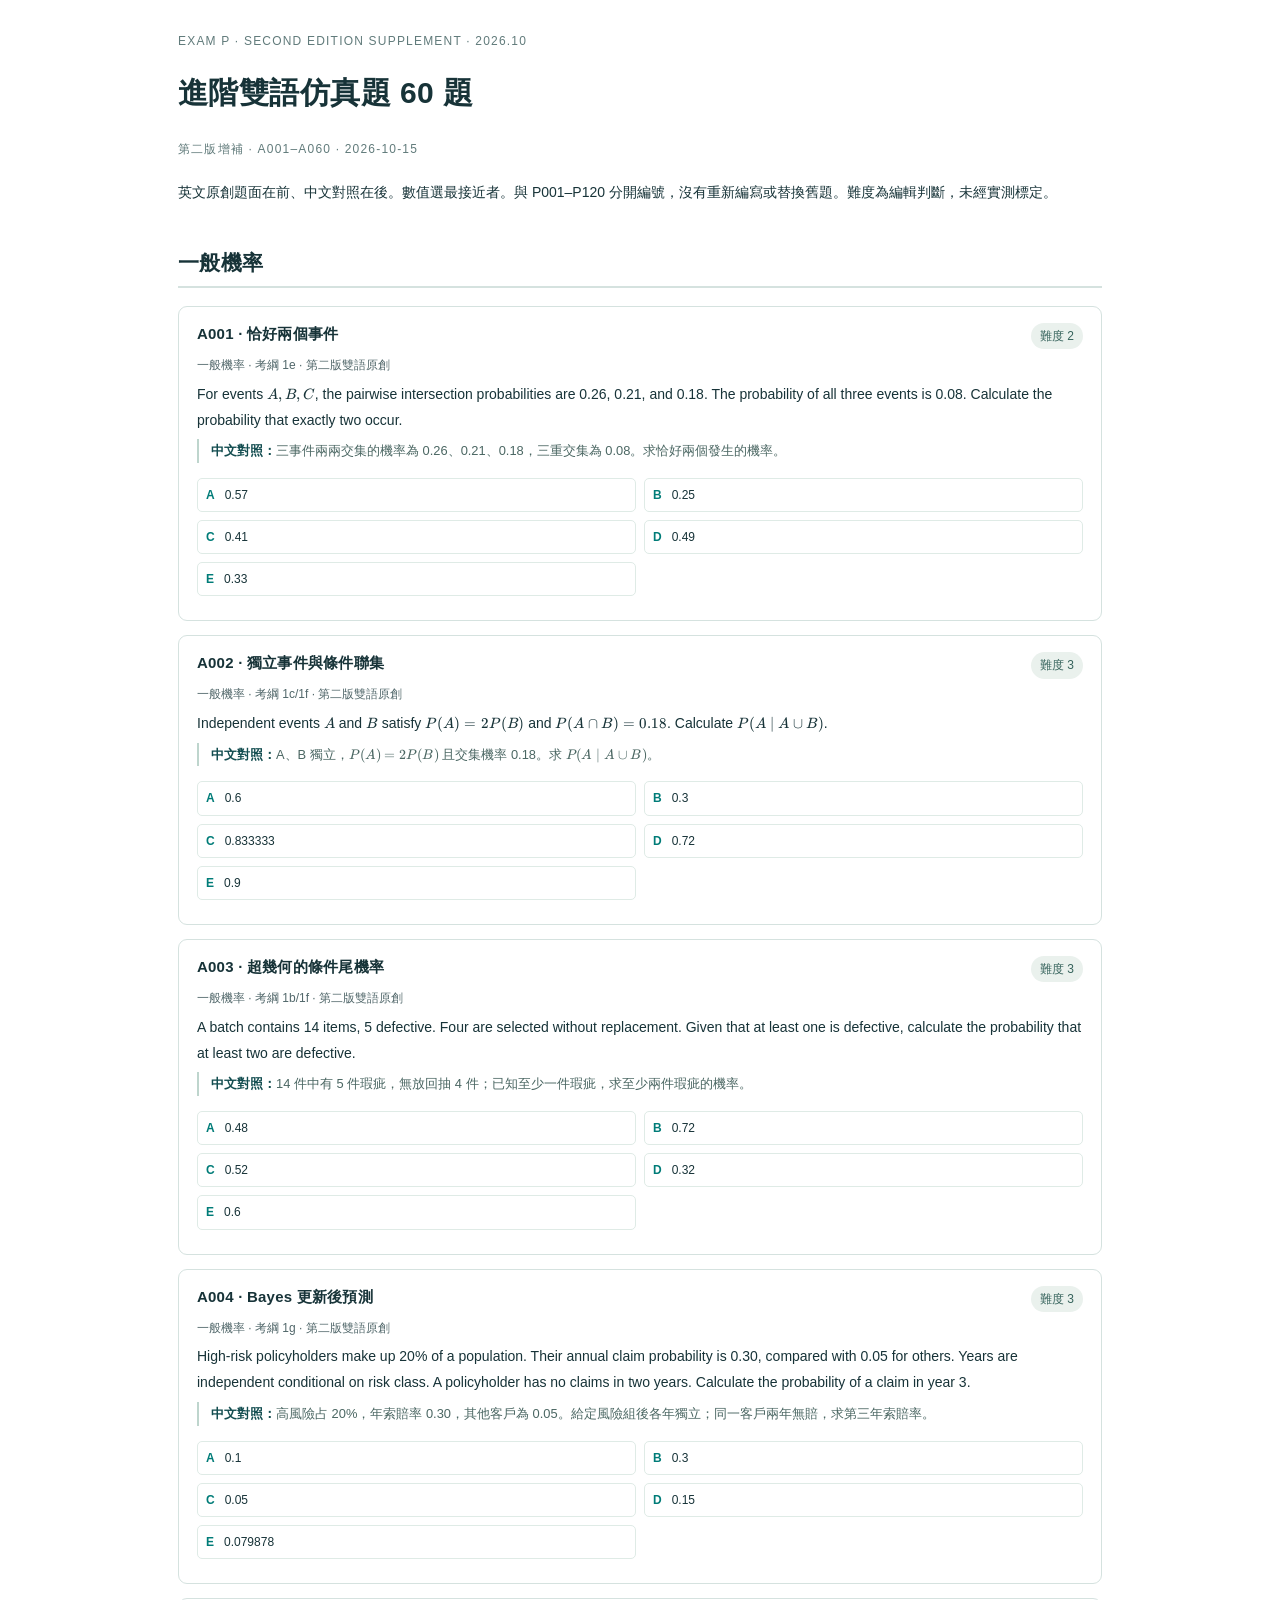
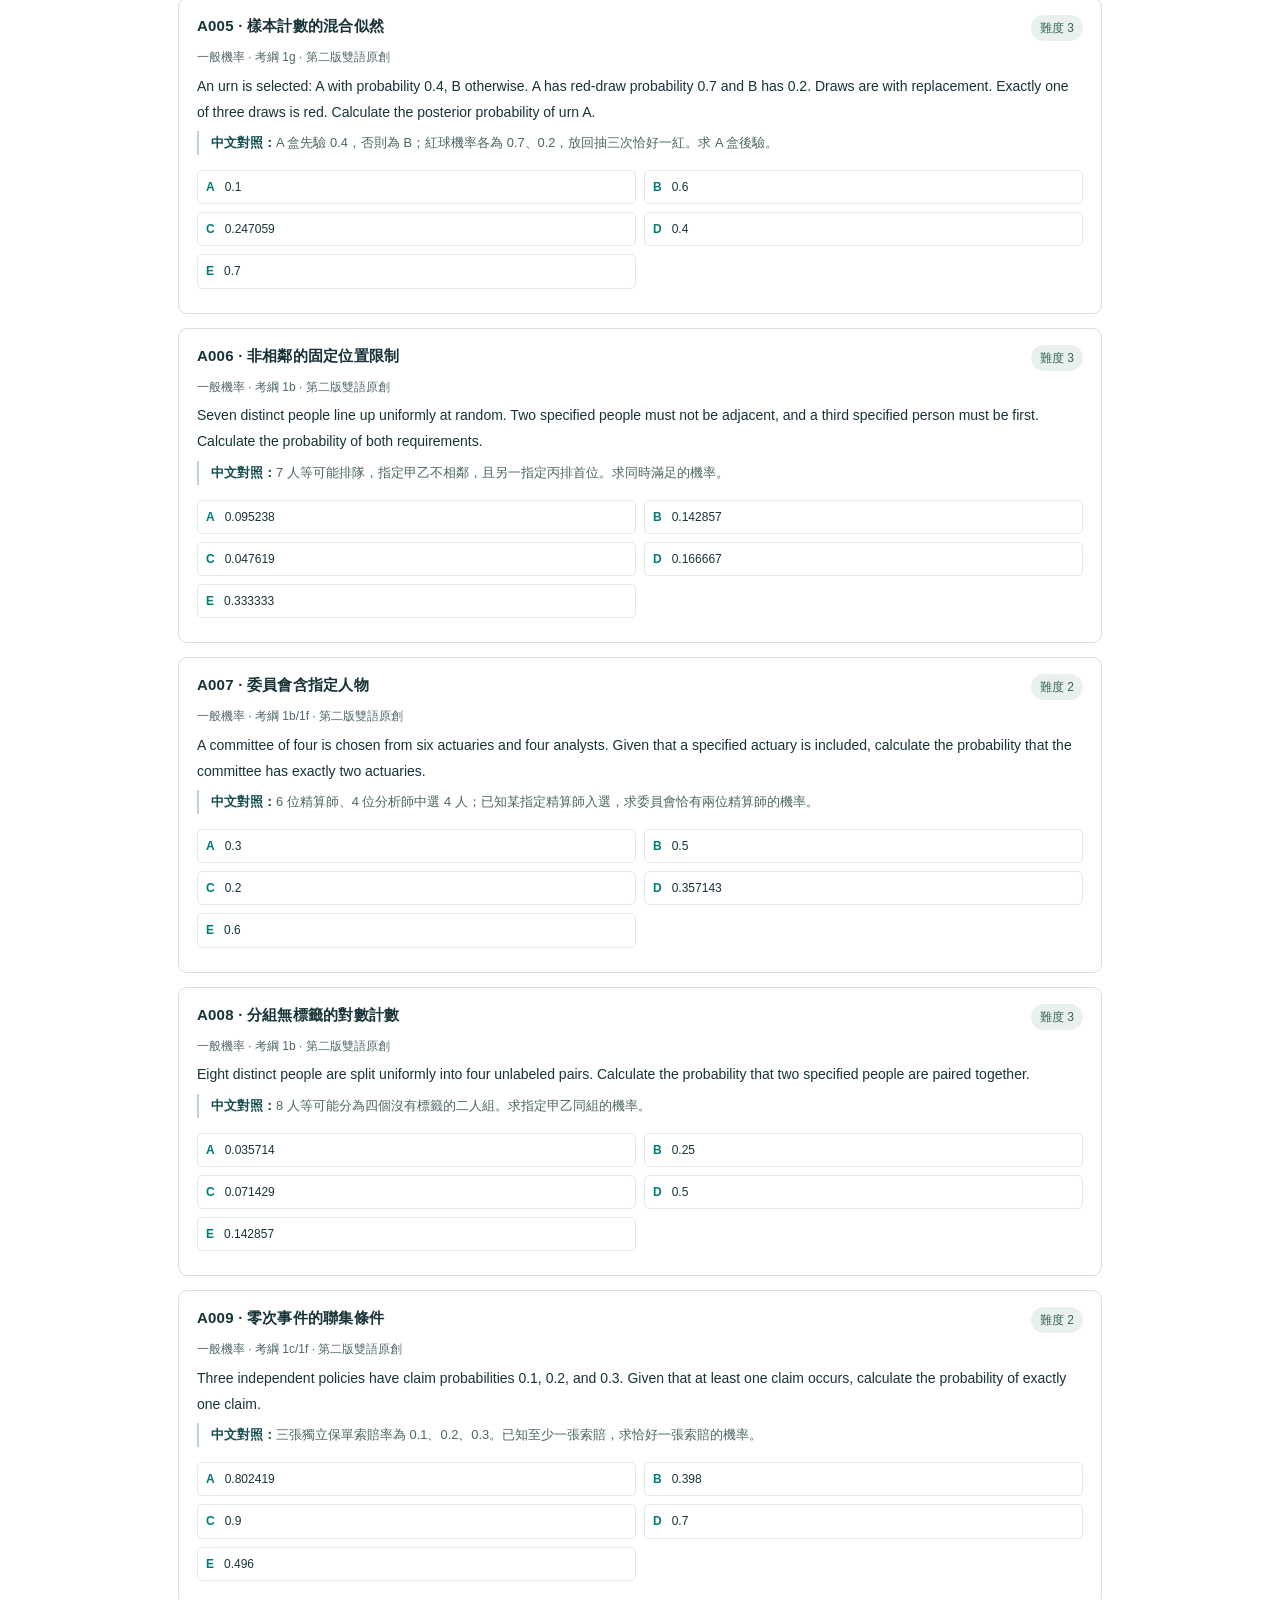
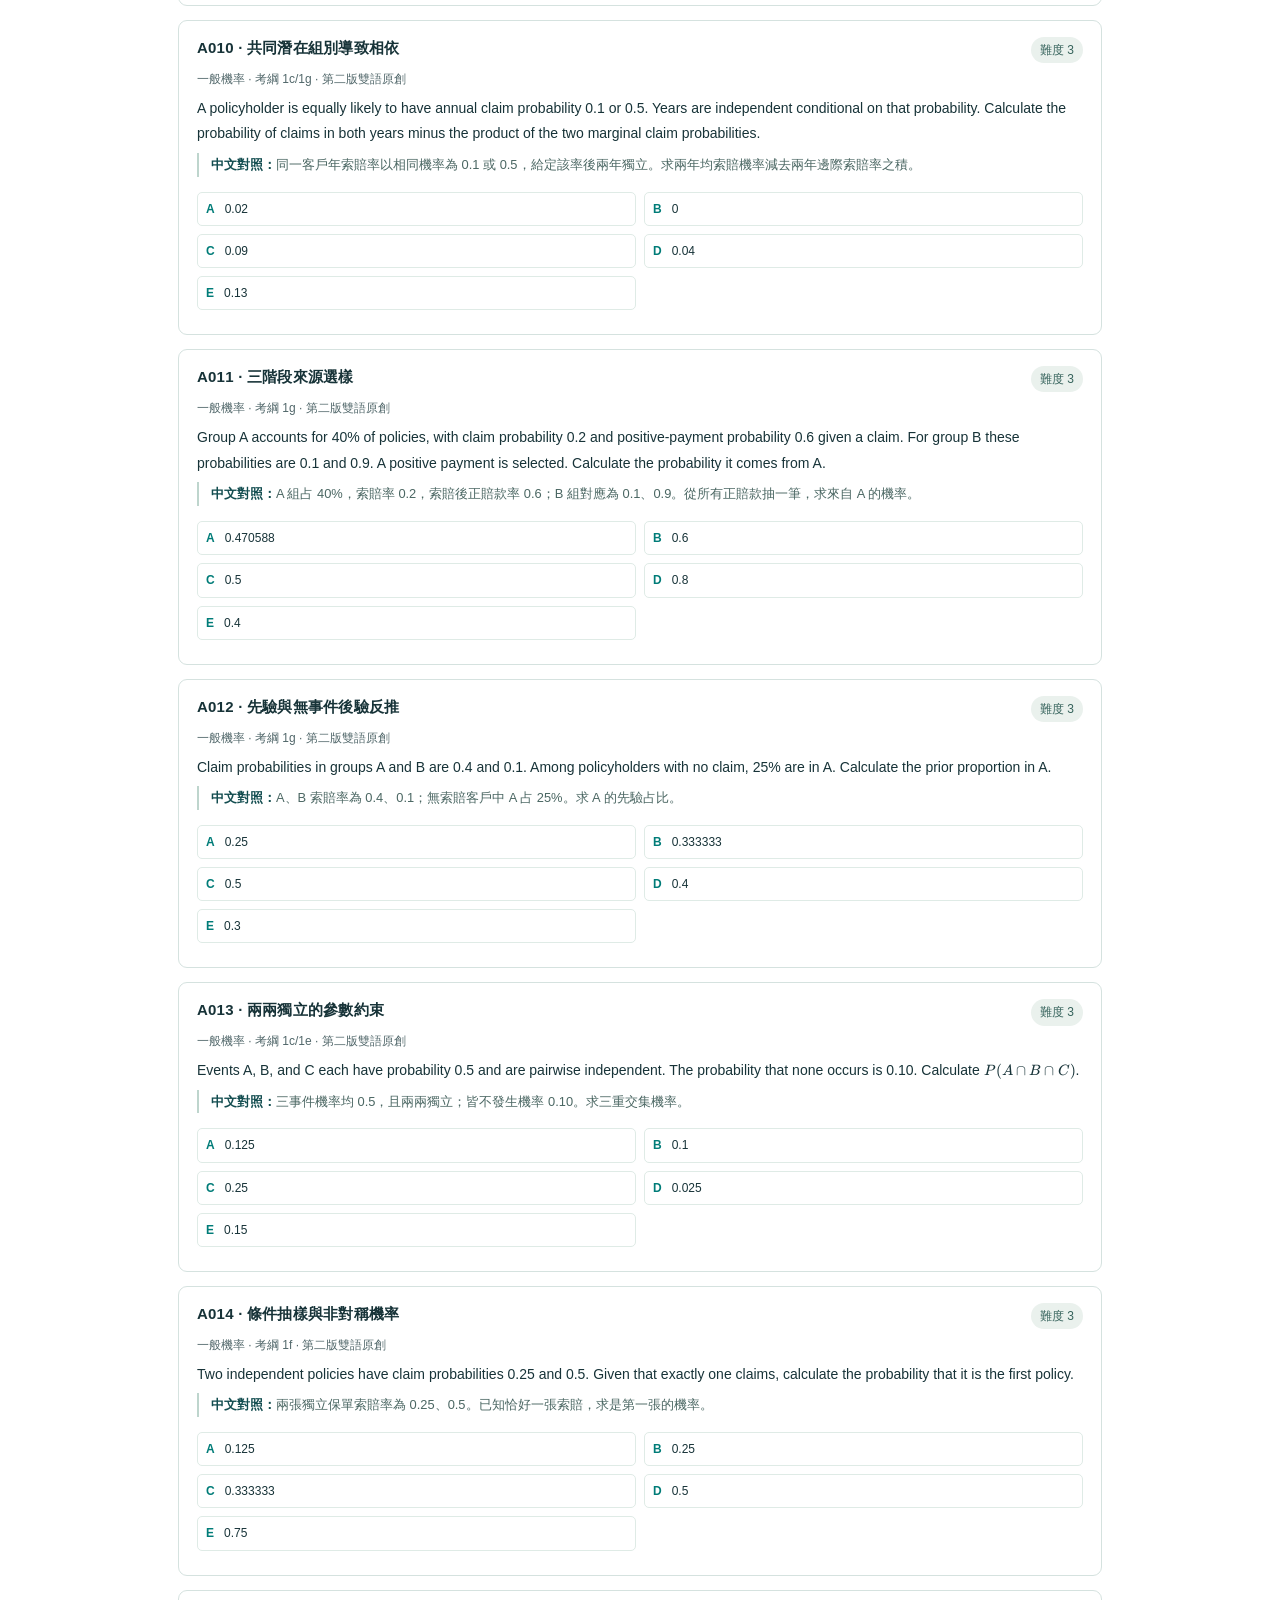
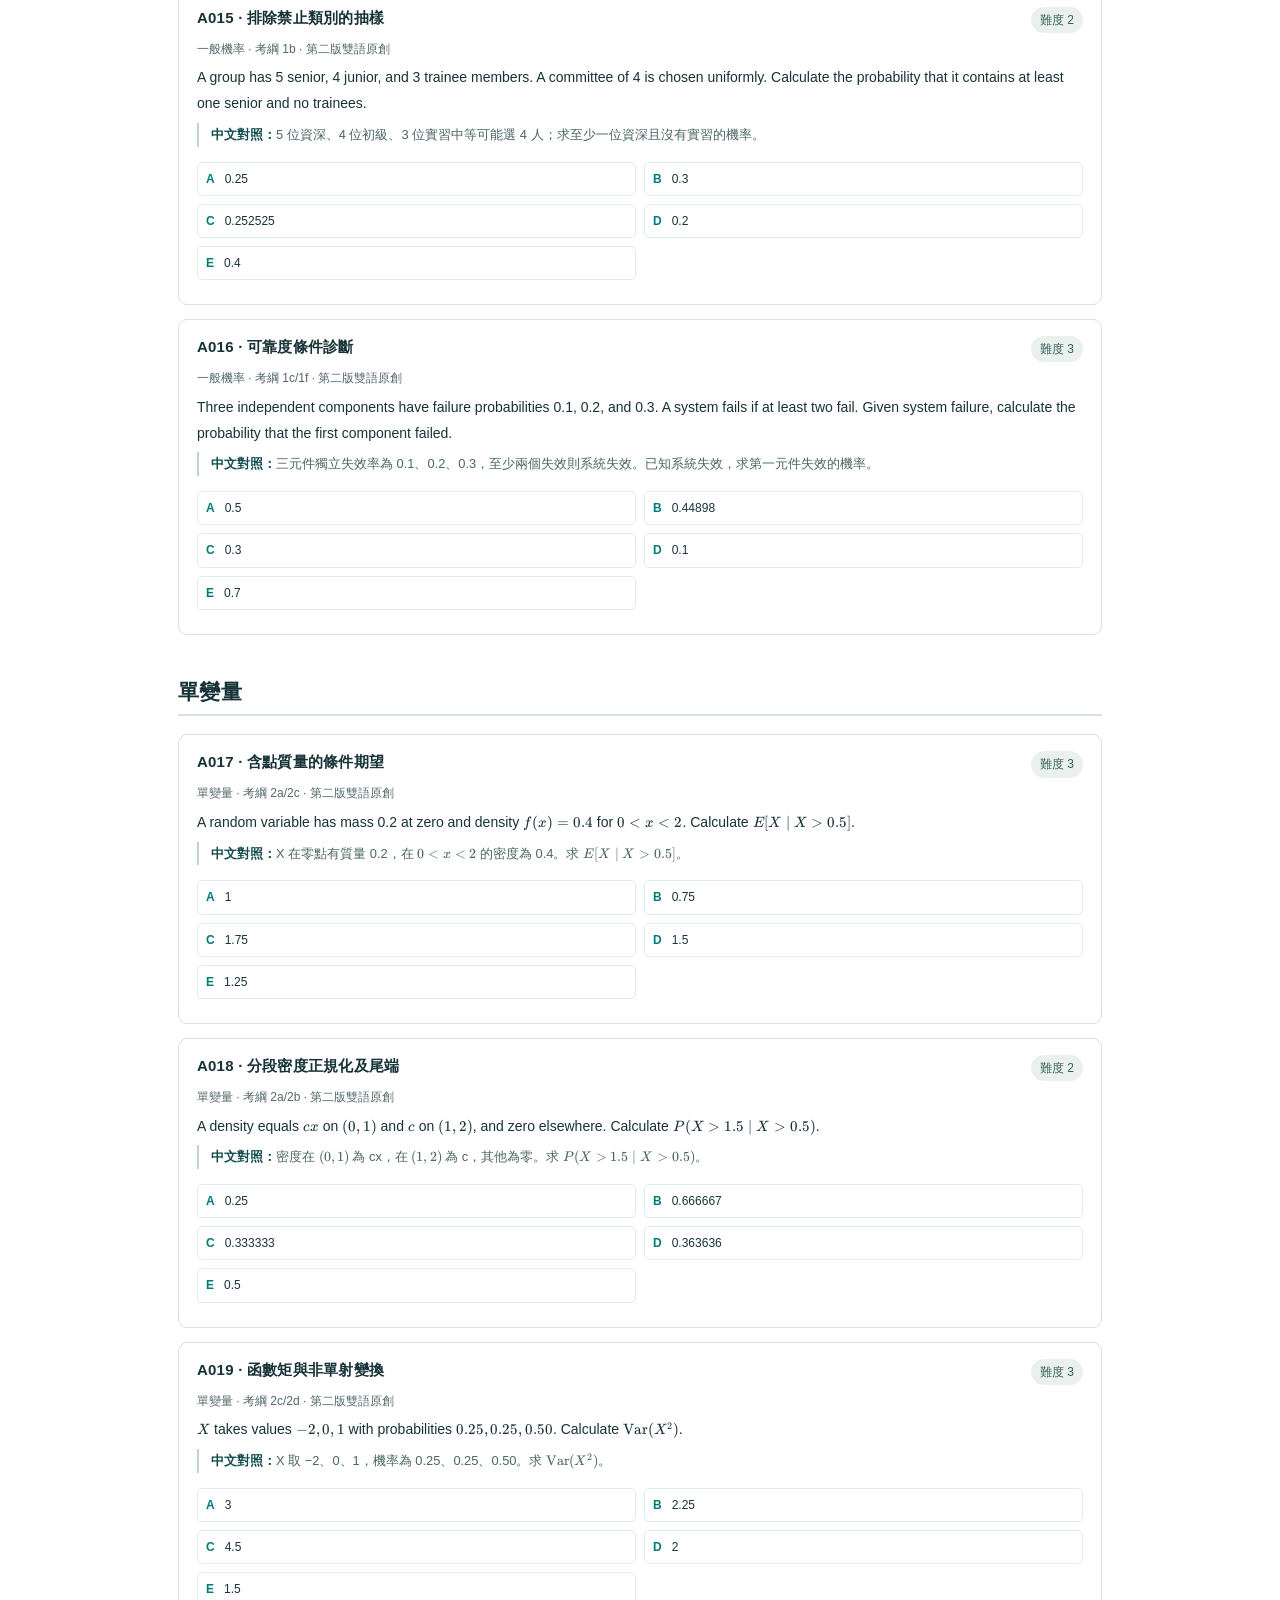
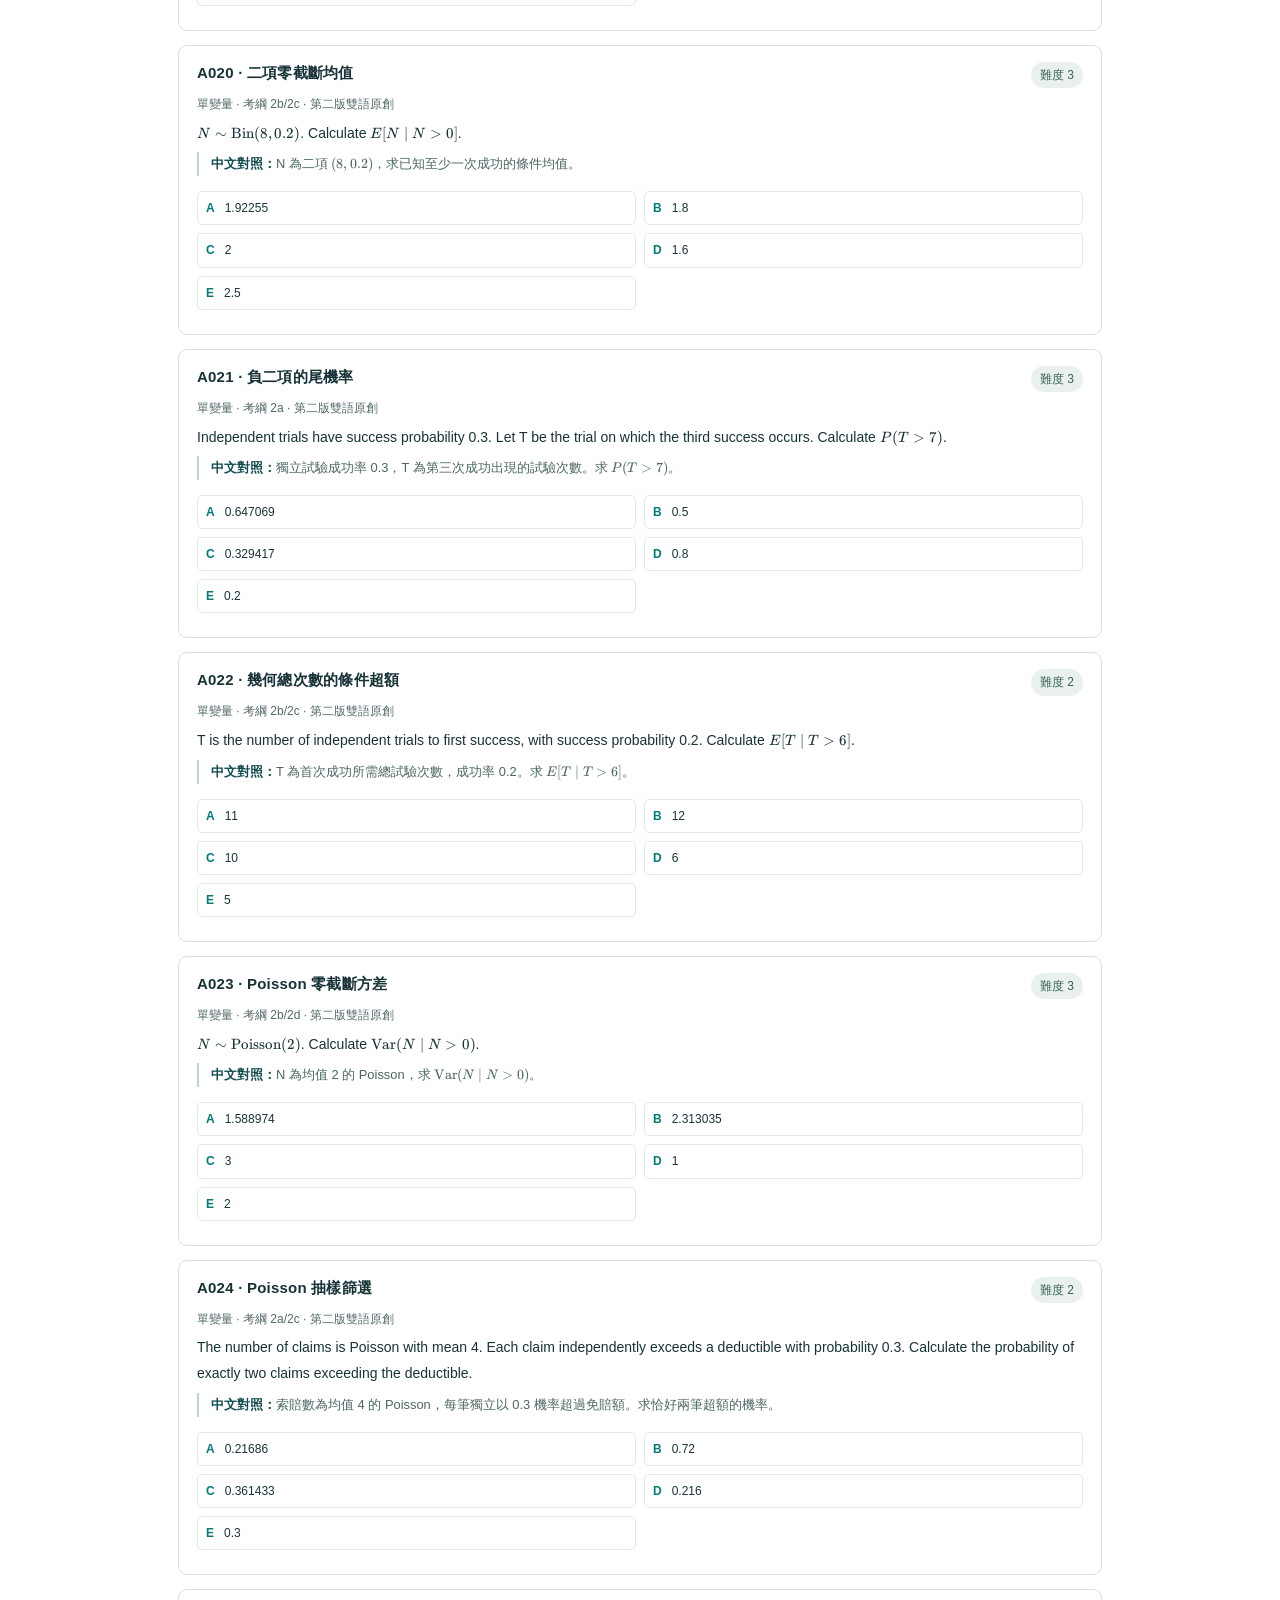
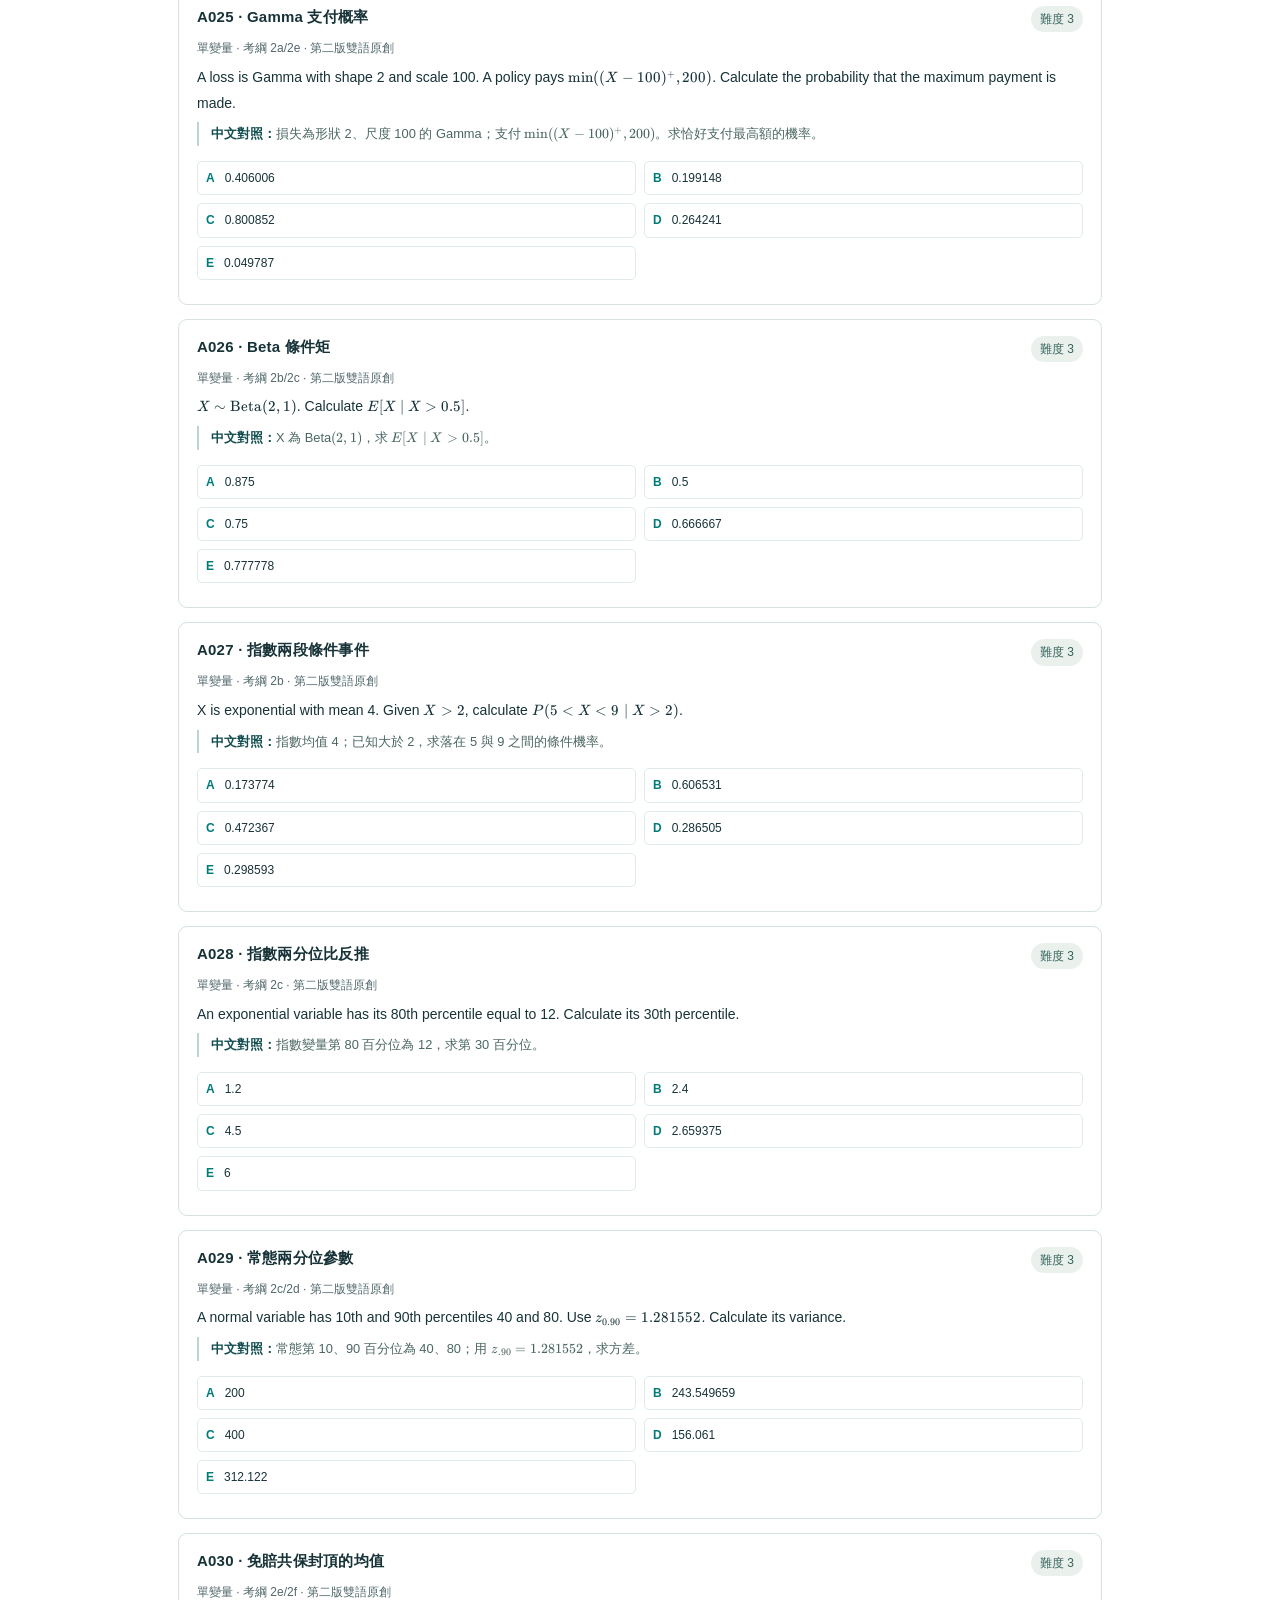
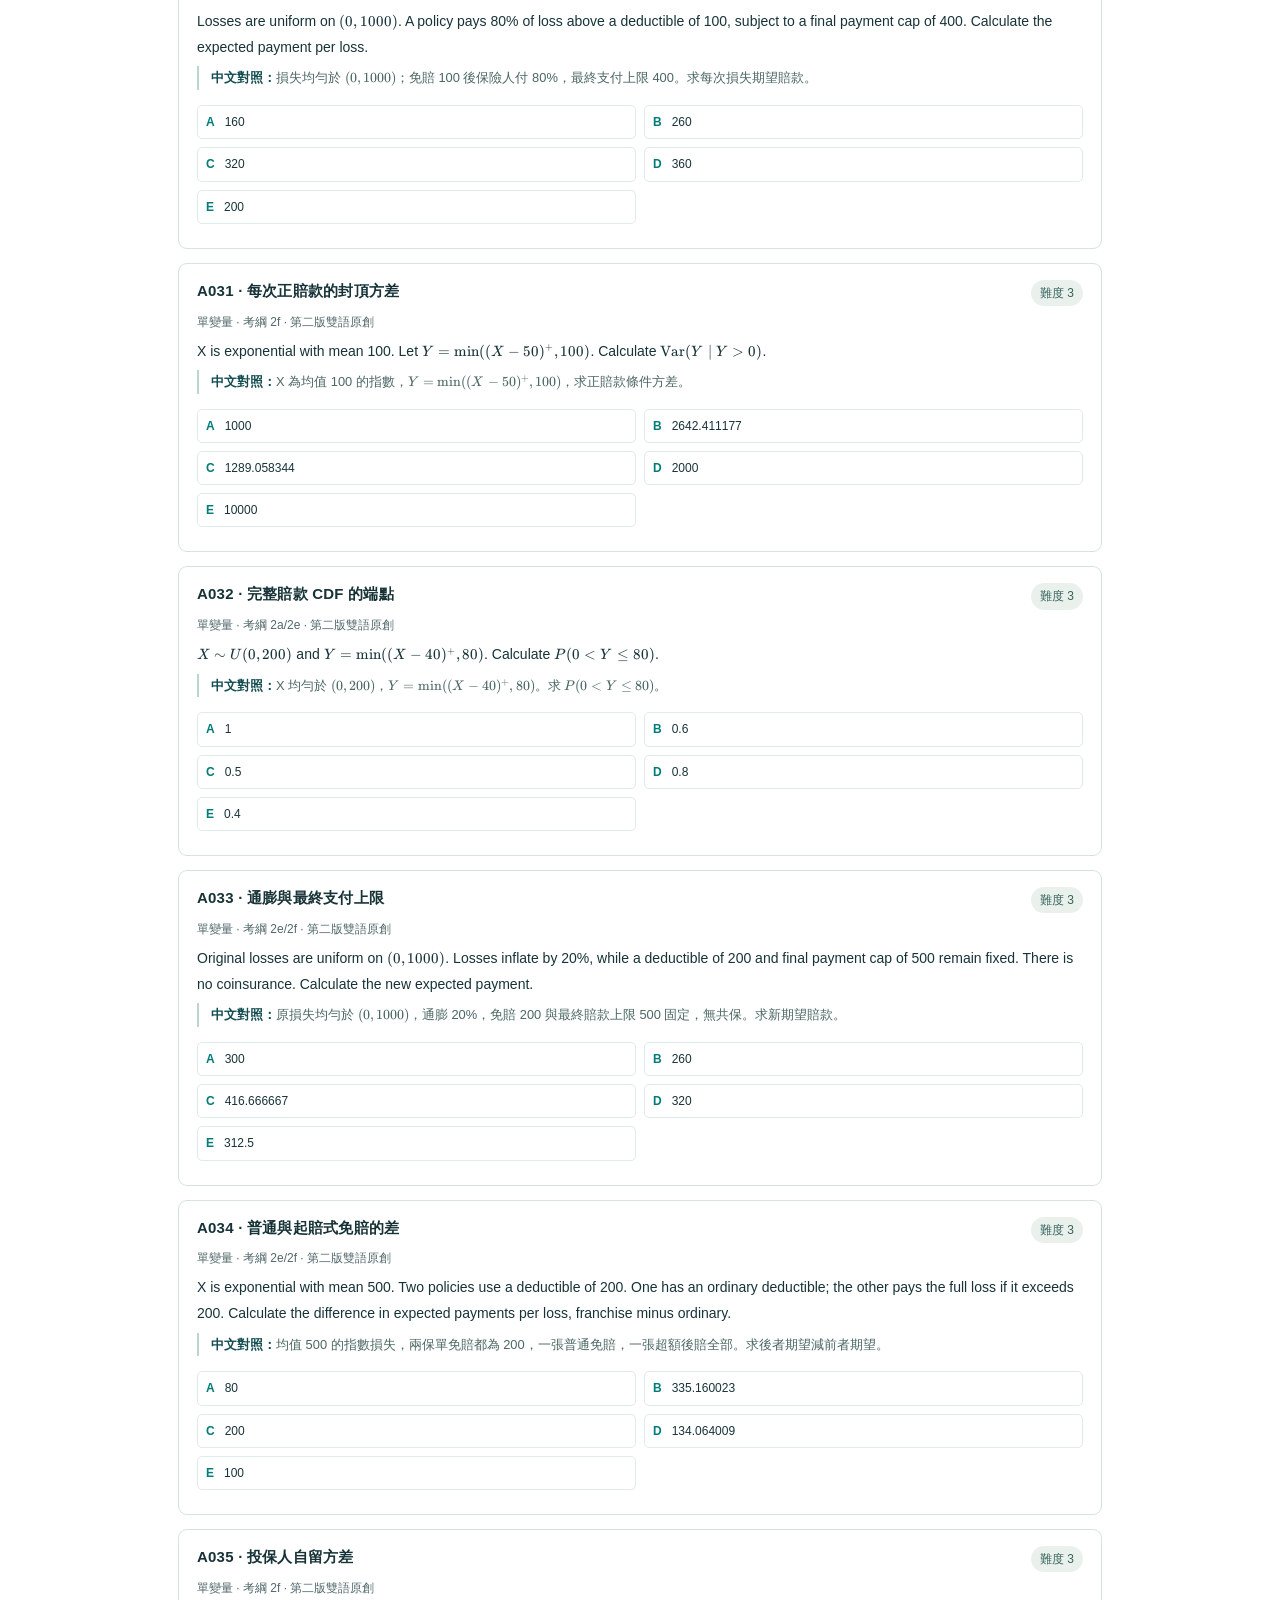
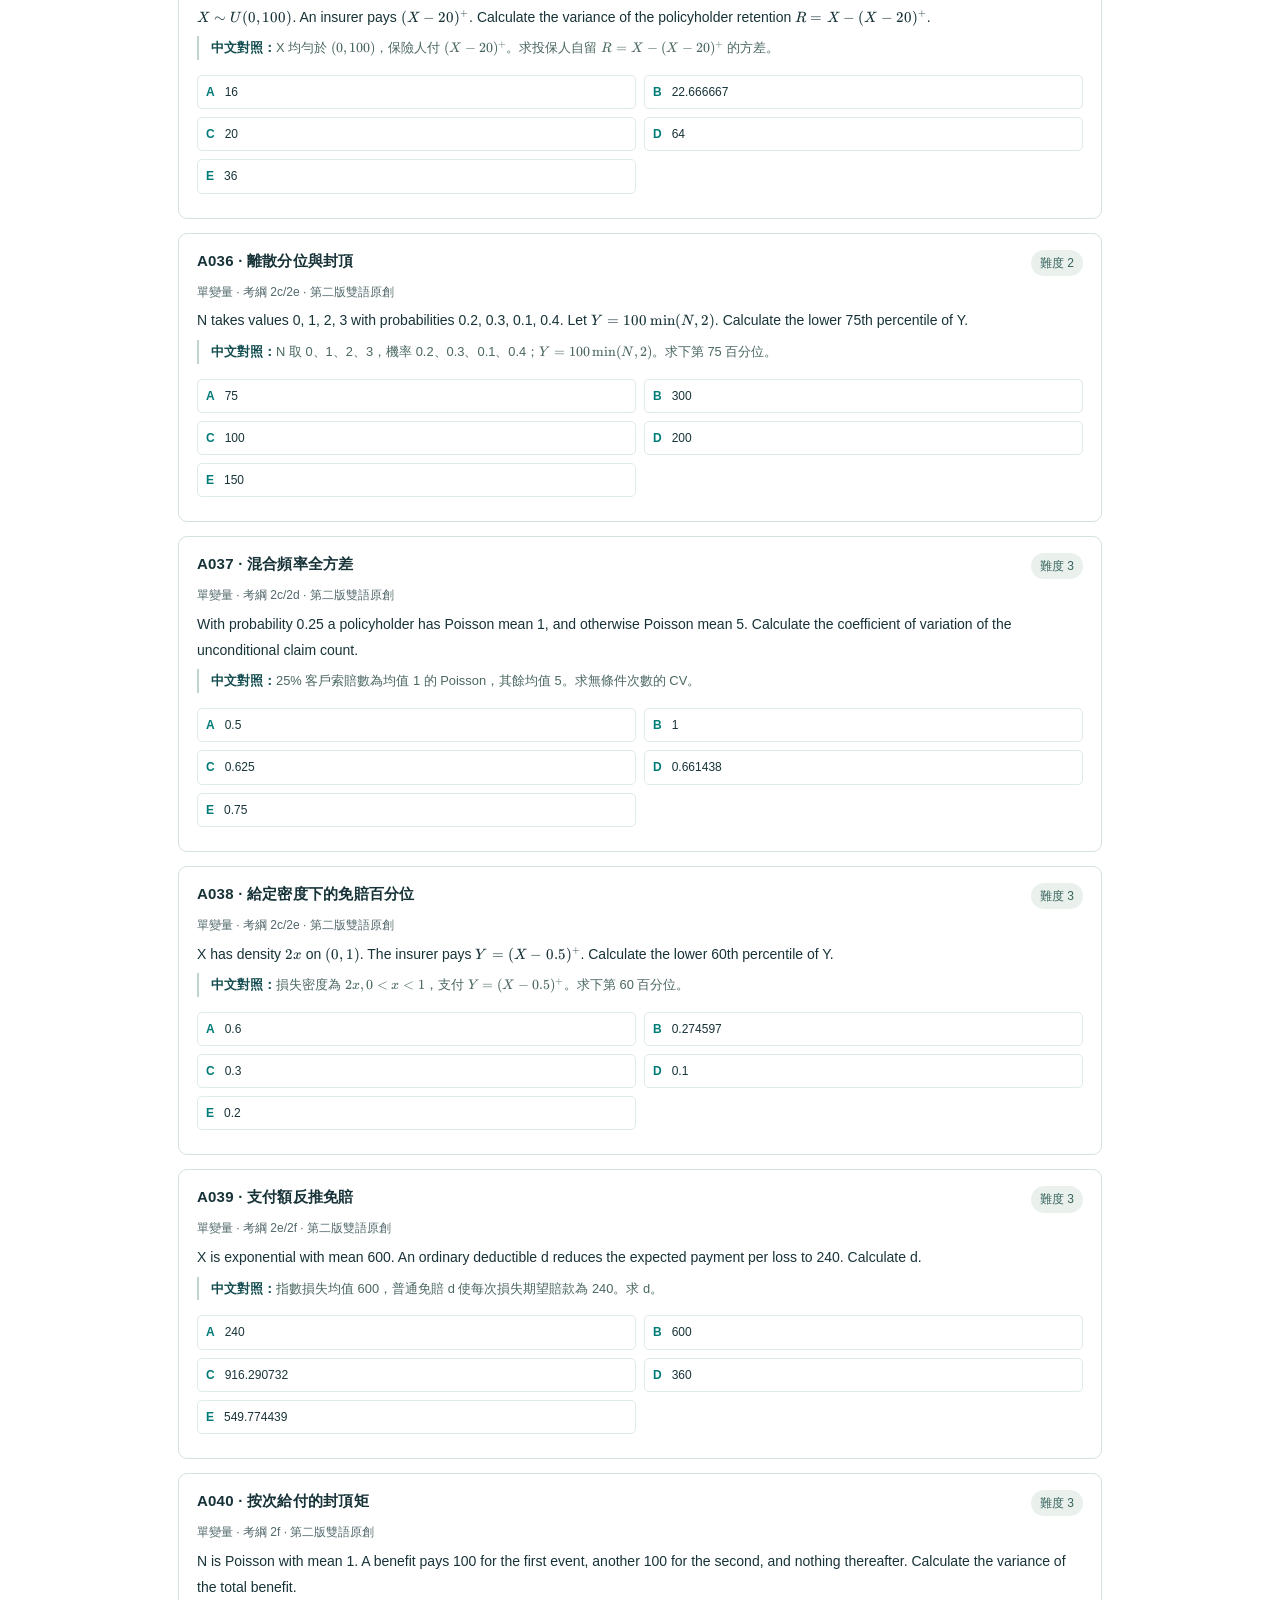
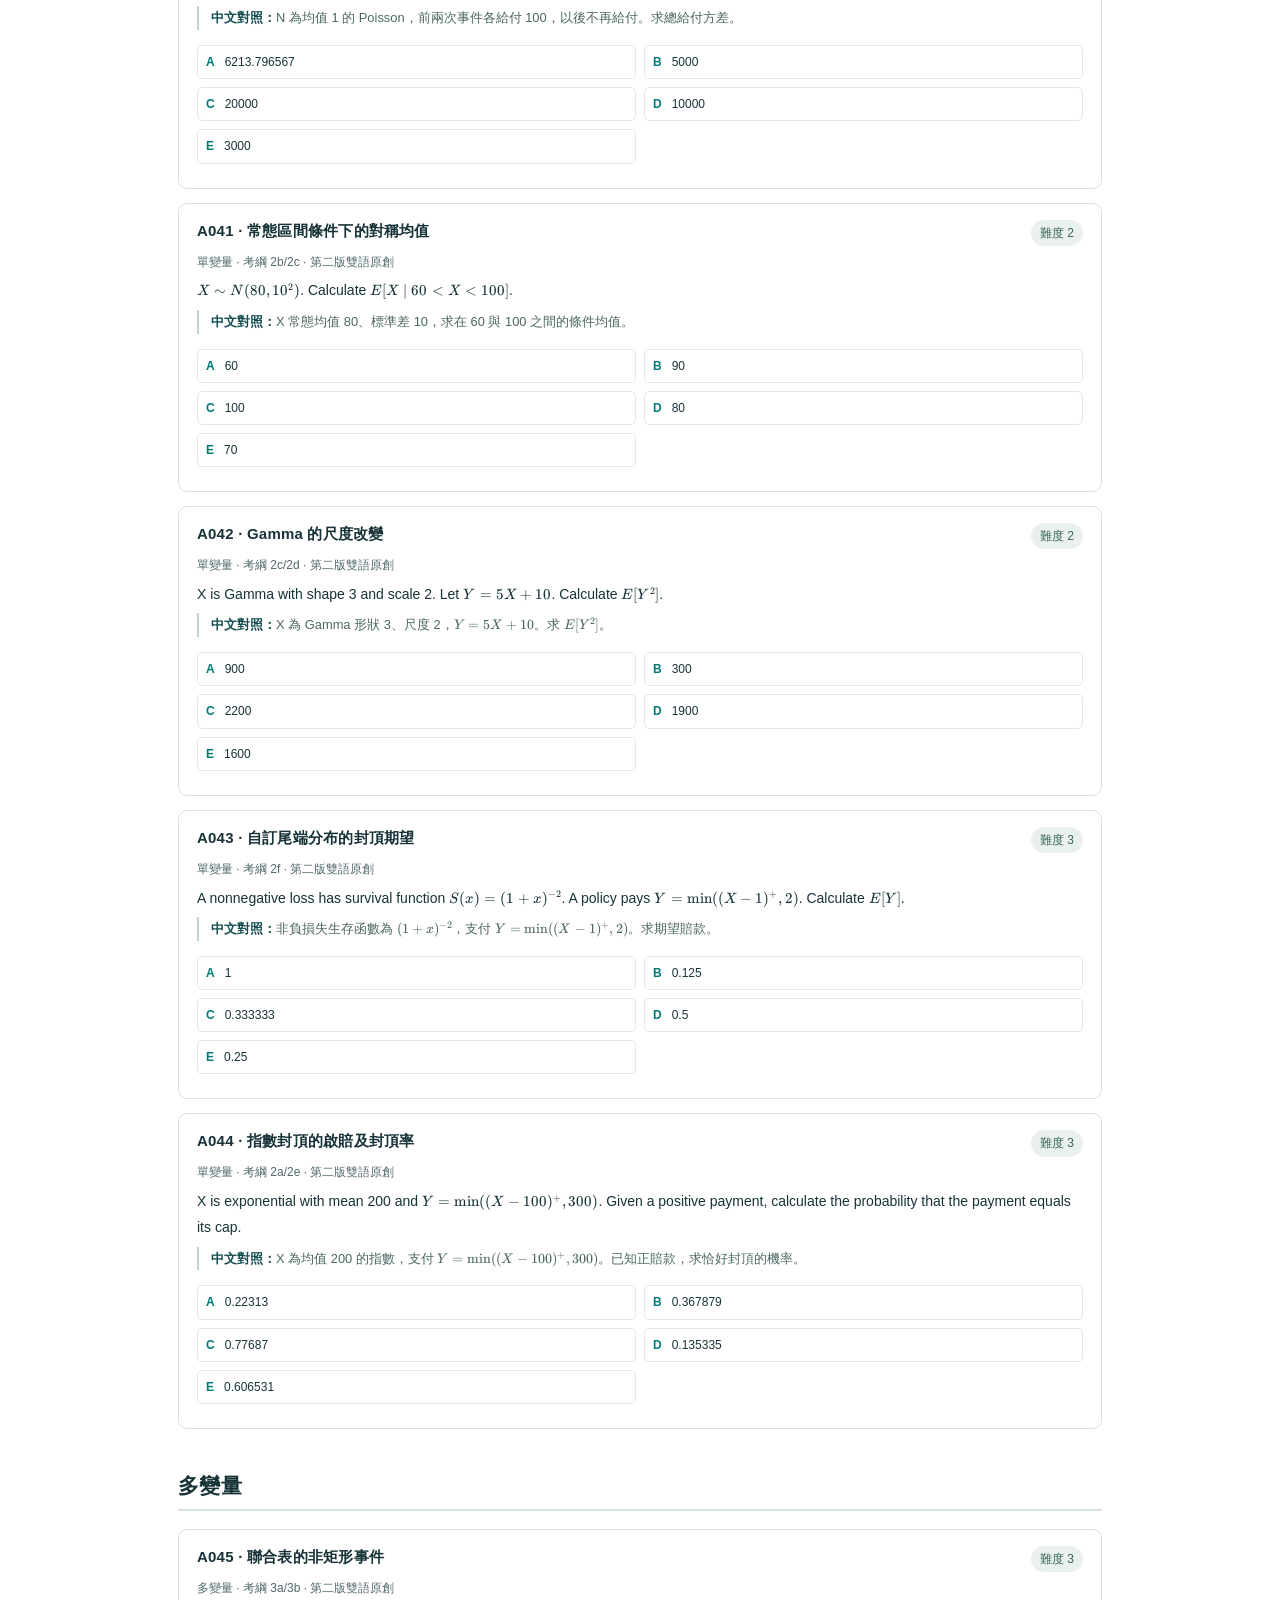
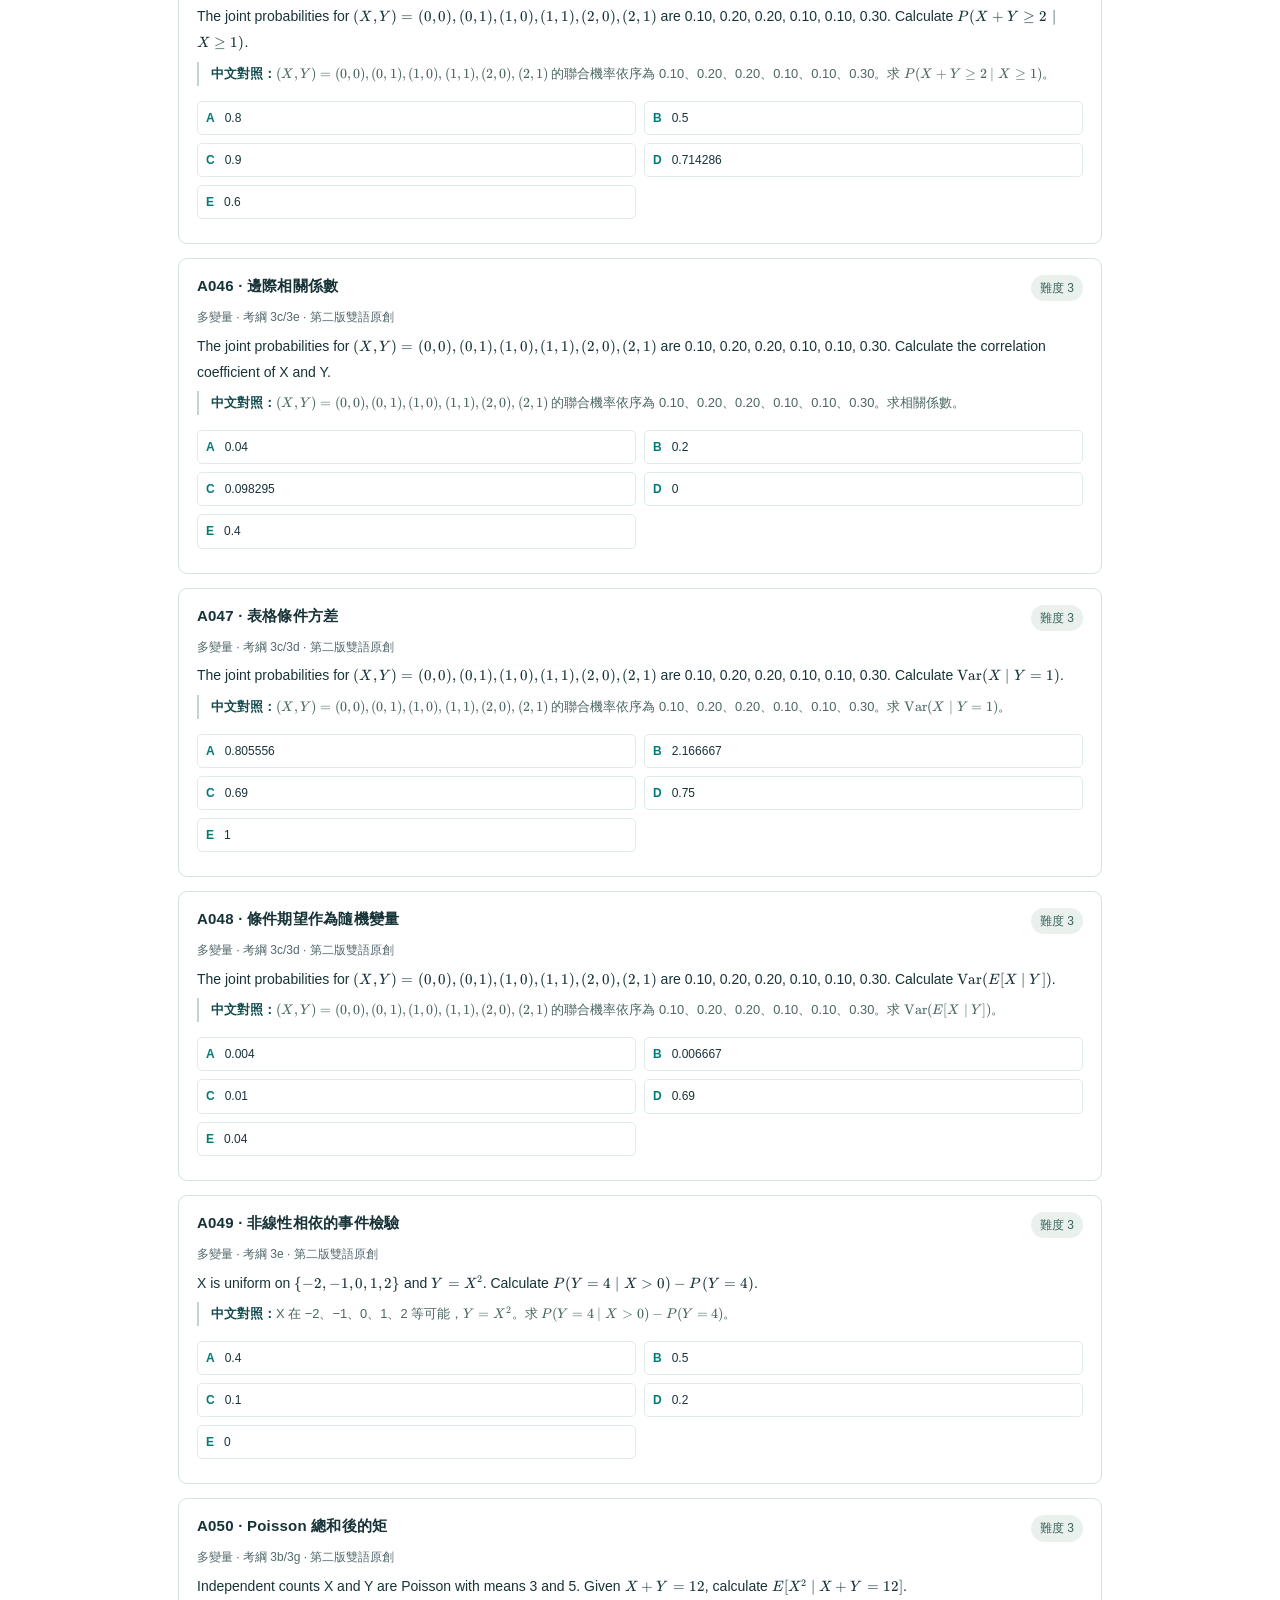
<file: 06_進階雙語仿真題60題.html>
<!doctype html><html lang="zh-Hant"><head><meta charset="utf-8"><meta name="viewport" content="width=device-width, initial-scale=1"><title>06_進階雙語仿真題60題</title><link rel="stylesheet" href="assets/katex.min.css"><link rel="stylesheet" href="assets/style.css"></head><body class="pdfbody"><main><div class="covermeta">EXAM P · SECOND EDITION SUPPLEMENT · 2026.10</div><h1>進階雙語仿真題 60 題</h1><p class="covermeta">第二版增補 · A001–A060 · 2026-10-15</p><p>英文原創題面在前、中文對照在後。數值選最接近者。與 P001–P120 分開編號，沒有重新編寫或替換舊題。難度為編輯判斷，未經實測標定。</p><h2>一般機率</h2><article class="qcard" id="A001" data-area="G" data-level="2" data-bank="A" data-topic="恰好兩個事件"><div class="qtop"><h3>A001 · 恰好兩個事件</h3><span class="badge">難度 2</span></div><p class="qmeta">一般機率 · 考綱 1e · 第二版雙語原創</p><p>For events <span class="katex"><span class="katex-html" aria-hidden="true"><span class="base"><span class="strut" style="height:0.8778em;vertical-align:-0.1944em;"></span><span class="mord mathnormal">A</span><span class="mpunct">,</span><span class="mspace" style="margin-right:0.1667em;"></span><span class="mord mathnormal" style="margin-right:0.05017em;">B</span><span class="mpunct">,</span><span class="mspace" style="margin-right:0.1667em;"></span><span class="mord mathnormal" style="margin-right:0.07153em;">C</span></span></span></span>, the pairwise intersection probabilities are 0.26, 0.21, and 0.18. The probability of all three events is 0.08. Calculate the probability that exactly two occur.</p>
<div class="translation"><p><strong>中文對照：</strong>三事件兩兩交集的機率為 0.26、0.21、0.18，三重交集為 0.08。求恰好兩個發生的機率。</p>
</div><div class="options"><div class="option"><b>A</b><span>0.57</span></div><div class="option"><b>B</b><span>0.25</span></div><div class="option"><b>C</b><span>0.41</span></div><div class="option"><b>D</b><span>0.49</span></div><div class="option"><b>E</b><span>0.33</span></div></div></article><article class="qcard" id="A002" data-area="G" data-level="3" data-bank="A" data-topic="獨立事件與條件聯集"><div class="qtop"><h3>A002 · 獨立事件與條件聯集</h3><span class="badge">難度 3</span></div><p class="qmeta">一般機率 · 考綱 1c/1f · 第二版雙語原創</p><p>Independent events <span class="katex"><span class="katex-html" aria-hidden="true"><span class="base"><span class="strut" style="height:0.6833em;"></span><span class="mord mathnormal">A</span></span></span></span> and <span class="katex"><span class="katex-html" aria-hidden="true"><span class="base"><span class="strut" style="height:0.6833em;"></span><span class="mord mathnormal" style="margin-right:0.05017em;">B</span></span></span></span> satisfy <span class="katex"><span class="katex-html" aria-hidden="true"><span class="base"><span class="strut" style="height:1em;vertical-align:-0.25em;"></span><span class="mord mathnormal" style="margin-right:0.13889em;">P</span><span class="mopen">(</span><span class="mord mathnormal">A</span><span class="mclose">)</span><span class="mspace" style="margin-right:0.2778em;"></span><span class="mrel">=</span><span class="mspace" style="margin-right:0.2778em;"></span></span><span class="base"><span class="strut" style="height:1em;vertical-align:-0.25em;"></span><span class="mord">2</span><span class="mord mathnormal" style="margin-right:0.13889em;">P</span><span class="mopen">(</span><span class="mord mathnormal" style="margin-right:0.05017em;">B</span><span class="mclose">)</span></span></span></span> and <span class="katex"><span class="katex-html" aria-hidden="true"><span class="base"><span class="strut" style="height:1em;vertical-align:-0.25em;"></span><span class="mord mathnormal" style="margin-right:0.13889em;">P</span><span class="mopen">(</span><span class="mord mathnormal">A</span><span class="mspace" style="margin-right:0.2222em;"></span><span class="mbin">∩</span><span class="mspace" style="margin-right:0.2222em;"></span></span><span class="base"><span class="strut" style="height:1em;vertical-align:-0.25em;"></span><span class="mord mathnormal" style="margin-right:0.05017em;">B</span><span class="mclose">)</span><span class="mspace" style="margin-right:0.2778em;"></span><span class="mrel">=</span><span class="mspace" style="margin-right:0.2778em;"></span></span><span class="base"><span class="strut" style="height:0.6444em;"></span><span class="mord">0.18</span></span></span></span>. Calculate <span class="katex"><span class="katex-html" aria-hidden="true"><span class="base"><span class="strut" style="height:1em;vertical-align:-0.25em;"></span><span class="mord mathnormal" style="margin-right:0.13889em;">P</span><span class="mopen">(</span><span class="mord mathnormal">A</span><span class="mspace" style="margin-right:0.2778em;"></span><span class="mrel">∣</span><span class="mspace" style="margin-right:0.2778em;"></span></span><span class="base"><span class="strut" style="height:0.6833em;"></span><span class="mord mathnormal">A</span><span class="mspace" style="margin-right:0.2222em;"></span><span class="mbin">∪</span><span class="mspace" style="margin-right:0.2222em;"></span></span><span class="base"><span class="strut" style="height:1em;vertical-align:-0.25em;"></span><span class="mord mathnormal" style="margin-right:0.05017em;">B</span><span class="mclose">)</span></span></span></span>.</p>
<div class="translation"><p><strong>中文對照：</strong>A、B 獨立，<span class="katex"><span class="katex-html" aria-hidden="true"><span class="base"><span class="strut" style="height:1em;vertical-align:-0.25em;"></span><span class="mord mathnormal" style="margin-right:0.13889em;">P</span><span class="mopen">(</span><span class="mord mathnormal">A</span><span class="mclose">)</span><span class="mspace" style="margin-right:0.2778em;"></span><span class="mrel">=</span><span class="mspace" style="margin-right:0.2778em;"></span></span><span class="base"><span class="strut" style="height:1em;vertical-align:-0.25em;"></span><span class="mord">2</span><span class="mord mathnormal" style="margin-right:0.13889em;">P</span><span class="mopen">(</span><span class="mord mathnormal" style="margin-right:0.05017em;">B</span><span class="mclose">)</span></span></span></span> 且交集機率 0.18。求 <span class="katex"><span class="katex-html" aria-hidden="true"><span class="base"><span class="strut" style="height:1em;vertical-align:-0.25em;"></span><span class="mord mathnormal" style="margin-right:0.13889em;">P</span><span class="mopen">(</span><span class="mord mathnormal">A</span><span class="mspace" style="margin-right:0.2778em;"></span><span class="mrel">∣</span><span class="mspace" style="margin-right:0.2778em;"></span></span><span class="base"><span class="strut" style="height:0.6833em;"></span><span class="mord mathnormal">A</span><span class="mspace" style="margin-right:0.2222em;"></span><span class="mbin">∪</span><span class="mspace" style="margin-right:0.2222em;"></span></span><span class="base"><span class="strut" style="height:1em;vertical-align:-0.25em;"></span><span class="mord mathnormal" style="margin-right:0.05017em;">B</span><span class="mclose">)</span></span></span></span>。</p>
</div><div class="options"><div class="option"><b>A</b><span>0.6</span></div><div class="option"><b>B</b><span>0.3</span></div><div class="option"><b>C</b><span>0.833333</span></div><div class="option"><b>D</b><span>0.72</span></div><div class="option"><b>E</b><span>0.9</span></div></div></article><article class="qcard" id="A003" data-area="G" data-level="3" data-bank="A" data-topic="超幾何的條件尾機率"><div class="qtop"><h3>A003 · 超幾何的條件尾機率</h3><span class="badge">難度 3</span></div><p class="qmeta">一般機率 · 考綱 1b/1f · 第二版雙語原創</p><p>A batch contains 14 items, 5 defective. Four are selected without replacement. Given that at least one is defective, calculate the probability that at least two are defective.</p>
<div class="translation"><p><strong>中文對照：</strong>14 件中有 5 件瑕疵，無放回抽 4 件；已知至少一件瑕疵，求至少兩件瑕疵的機率。</p>
</div><div class="options"><div class="option"><b>A</b><span>0.48</span></div><div class="option"><b>B</b><span>0.72</span></div><div class="option"><b>C</b><span>0.52</span></div><div class="option"><b>D</b><span>0.32</span></div><div class="option"><b>E</b><span>0.6</span></div></div></article><article class="qcard" id="A004" data-area="G" data-level="3" data-bank="A" data-topic="Bayes 更新後預測"><div class="qtop"><h3>A004 · Bayes 更新後預測</h3><span class="badge">難度 3</span></div><p class="qmeta">一般機率 · 考綱 1g · 第二版雙語原創</p><p>High-risk policyholders make up 20% of a population. Their annual claim probability is 0.30, compared with 0.05 for others. Years are independent conditional on risk class. A policyholder has no claims in two years. Calculate the probability of a claim in year 3.</p>
<div class="translation"><p><strong>中文對照：</strong>高風險占 20%，年索賠率 0.30，其他客戶為 0.05。給定風險組後各年獨立；同一客戶兩年無賠，求第三年索賠率。</p>
</div><div class="options"><div class="option"><b>A</b><span>0.1</span></div><div class="option"><b>B</b><span>0.3</span></div><div class="option"><b>C</b><span>0.05</span></div><div class="option"><b>D</b><span>0.15</span></div><div class="option"><b>E</b><span>0.079878</span></div></div></article><article class="qcard" id="A005" data-area="G" data-level="3" data-bank="A" data-topic="樣本計數的混合似然"><div class="qtop"><h3>A005 · 樣本計數的混合似然</h3><span class="badge">難度 3</span></div><p class="qmeta">一般機率 · 考綱 1g · 第二版雙語原創</p><p>An urn is selected: A with probability 0.4, B otherwise. A has red-draw probability 0.7 and B has 0.2. Draws are with replacement. Exactly one of three draws is red. Calculate the posterior probability of urn A.</p>
<div class="translation"><p><strong>中文對照：</strong>A 盒先驗 0.4，否則為 B；紅球機率各為 0.7、0.2，放回抽三次恰好一紅。求 A 盒後驗。</p>
</div><div class="options"><div class="option"><b>A</b><span>0.1</span></div><div class="option"><b>B</b><span>0.6</span></div><div class="option"><b>C</b><span>0.247059</span></div><div class="option"><b>D</b><span>0.4</span></div><div class="option"><b>E</b><span>0.7</span></div></div></article><article class="qcard" id="A006" data-area="G" data-level="3" data-bank="A" data-topic="非相鄰的固定位置限制"><div class="qtop"><h3>A006 · 非相鄰的固定位置限制</h3><span class="badge">難度 3</span></div><p class="qmeta">一般機率 · 考綱 1b · 第二版雙語原創</p><p>Seven distinct people line up uniformly at random. Two specified people must not be adjacent, and a third specified person must be first. Calculate the probability of both requirements.</p>
<div class="translation"><p><strong>中文對照：</strong>7 人等可能排隊，指定甲乙不相鄰，且另一指定丙排首位。求同時滿足的機率。</p>
</div><div class="options"><div class="option"><b>A</b><span>0.095238</span></div><div class="option"><b>B</b><span>0.142857</span></div><div class="option"><b>C</b><span>0.047619</span></div><div class="option"><b>D</b><span>0.166667</span></div><div class="option"><b>E</b><span>0.333333</span></div></div></article><article class="qcard" id="A007" data-area="G" data-level="2" data-bank="A" data-topic="委員會含指定人物"><div class="qtop"><h3>A007 · 委員會含指定人物</h3><span class="badge">難度 2</span></div><p class="qmeta">一般機率 · 考綱 1b/1f · 第二版雙語原創</p><p>A committee of four is chosen from six actuaries and four analysts. Given that a specified actuary is included, calculate the probability that the committee has exactly two actuaries.</p>
<div class="translation"><p><strong>中文對照：</strong>6 位精算師、4 位分析師中選 4 人；已知某指定精算師入選，求委員會恰有兩位精算師的機率。</p>
</div><div class="options"><div class="option"><b>A</b><span>0.3</span></div><div class="option"><b>B</b><span>0.5</span></div><div class="option"><b>C</b><span>0.2</span></div><div class="option"><b>D</b><span>0.357143</span></div><div class="option"><b>E</b><span>0.6</span></div></div></article><article class="qcard" id="A008" data-area="G" data-level="3" data-bank="A" data-topic="分組無標籤的對數計數"><div class="qtop"><h3>A008 · 分組無標籤的對數計數</h3><span class="badge">難度 3</span></div><p class="qmeta">一般機率 · 考綱 1b · 第二版雙語原創</p><p>Eight distinct people are split uniformly into four unlabeled pairs. Calculate the probability that two specified people are paired together.</p>
<div class="translation"><p><strong>中文對照：</strong>8 人等可能分為四個沒有標籤的二人組。求指定甲乙同組的機率。</p>
</div><div class="options"><div class="option"><b>A</b><span>0.035714</span></div><div class="option"><b>B</b><span>0.25</span></div><div class="option"><b>C</b><span>0.071429</span></div><div class="option"><b>D</b><span>0.5</span></div><div class="option"><b>E</b><span>0.142857</span></div></div></article><article class="qcard" id="A009" data-area="G" data-level="2" data-bank="A" data-topic="零次事件的聯集條件"><div class="qtop"><h3>A009 · 零次事件的聯集條件</h3><span class="badge">難度 2</span></div><p class="qmeta">一般機率 · 考綱 1c/1f · 第二版雙語原創</p><p>Three independent policies have claim probabilities 0.1, 0.2, and 0.3. Given that at least one claim occurs, calculate the probability of exactly one claim.</p>
<div class="translation"><p><strong>中文對照：</strong>三張獨立保單索賠率為 0.1、0.2、0.3。已知至少一張索賠，求恰好一張索賠的機率。</p>
</div><div class="options"><div class="option"><b>A</b><span>0.802419</span></div><div class="option"><b>B</b><span>0.398</span></div><div class="option"><b>C</b><span>0.9</span></div><div class="option"><b>D</b><span>0.7</span></div><div class="option"><b>E</b><span>0.496</span></div></div></article><article class="qcard" id="A010" data-area="G" data-level="3" data-bank="A" data-topic="共同潛在組別導致相依"><div class="qtop"><h3>A010 · 共同潛在組別導致相依</h3><span class="badge">難度 3</span></div><p class="qmeta">一般機率 · 考綱 1c/1g · 第二版雙語原創</p><p>A policyholder is equally likely to have annual claim probability 0.1 or 0.5. Years are independent conditional on that probability. Calculate the probability of claims in both years minus the product of the two marginal claim probabilities.</p>
<div class="translation"><p><strong>中文對照：</strong>同一客戶年索賠率以相同機率為 0.1 或 0.5，給定該率後兩年獨立。求兩年均索賠機率減去兩年邊際索賠率之積。</p>
</div><div class="options"><div class="option"><b>A</b><span>0.02</span></div><div class="option"><b>B</b><span>0</span></div><div class="option"><b>C</b><span>0.09</span></div><div class="option"><b>D</b><span>0.04</span></div><div class="option"><b>E</b><span>0.13</span></div></div></article><article class="qcard" id="A011" data-area="G" data-level="3" data-bank="A" data-topic="三階段來源選樣"><div class="qtop"><h3>A011 · 三階段來源選樣</h3><span class="badge">難度 3</span></div><p class="qmeta">一般機率 · 考綱 1g · 第二版雙語原創</p><p>Group A accounts for 40% of policies, with claim probability 0.2 and positive-payment probability 0.6 given a claim. For group B these probabilities are 0.1 and 0.9. A positive payment is selected. Calculate the probability it comes from A.</p>
<div class="translation"><p><strong>中文對照：</strong>A 組占 40%，索賠率 0.2，索賠後正賠款率 0.6；B 組對應為 0.1、0.9。從所有正賠款抽一筆，求來自 A 的機率。</p>
</div><div class="options"><div class="option"><b>A</b><span>0.470588</span></div><div class="option"><b>B</b><span>0.6</span></div><div class="option"><b>C</b><span>0.5</span></div><div class="option"><b>D</b><span>0.8</span></div><div class="option"><b>E</b><span>0.4</span></div></div></article><article class="qcard" id="A012" data-area="G" data-level="3" data-bank="A" data-topic="先驗與無事件後驗反推"><div class="qtop"><h3>A012 · 先驗與無事件後驗反推</h3><span class="badge">難度 3</span></div><p class="qmeta">一般機率 · 考綱 1g · 第二版雙語原創</p><p>Claim probabilities in groups A and B are 0.4 and 0.1. Among policyholders with no claim, 25% are in A. Calculate the prior proportion in A.</p>
<div class="translation"><p><strong>中文對照：</strong>A、B 索賠率為 0.4、0.1；無索賠客戶中 A 占 25%。求 A 的先驗占比。</p>
</div><div class="options"><div class="option"><b>A</b><span>0.25</span></div><div class="option"><b>B</b><span>0.333333</span></div><div class="option"><b>C</b><span>0.5</span></div><div class="option"><b>D</b><span>0.4</span></div><div class="option"><b>E</b><span>0.3</span></div></div></article><article class="qcard" id="A013" data-area="G" data-level="3" data-bank="A" data-topic="兩兩獨立的參數約束"><div class="qtop"><h3>A013 · 兩兩獨立的參數約束</h3><span class="badge">難度 3</span></div><p class="qmeta">一般機率 · 考綱 1c/1e · 第二版雙語原創</p><p>Events A, B, and C each have probability 0.5 and are pairwise independent. The probability that none occurs is 0.10. Calculate <span class="katex"><span class="katex-html" aria-hidden="true"><span class="base"><span class="strut" style="height:1em;vertical-align:-0.25em;"></span><span class="mord mathnormal" style="margin-right:0.13889em;">P</span><span class="mopen">(</span><span class="mord mathnormal">A</span><span class="mspace" style="margin-right:0.2222em;"></span><span class="mbin">∩</span><span class="mspace" style="margin-right:0.2222em;"></span></span><span class="base"><span class="strut" style="height:0.6833em;"></span><span class="mord mathnormal" style="margin-right:0.05017em;">B</span><span class="mspace" style="margin-right:0.2222em;"></span><span class="mbin">∩</span><span class="mspace" style="margin-right:0.2222em;"></span></span><span class="base"><span class="strut" style="height:1em;vertical-align:-0.25em;"></span><span class="mord mathnormal" style="margin-right:0.07153em;">C</span><span class="mclose">)</span></span></span></span>.</p>
<div class="translation"><p><strong>中文對照：</strong>三事件機率均 0.5，且兩兩獨立；皆不發生機率 0.10。求三重交集機率。</p>
</div><div class="options"><div class="option"><b>A</b><span>0.125</span></div><div class="option"><b>B</b><span>0.1</span></div><div class="option"><b>C</b><span>0.25</span></div><div class="option"><b>D</b><span>0.025</span></div><div class="option"><b>E</b><span>0.15</span></div></div></article><article class="qcard" id="A014" data-area="G" data-level="3" data-bank="A" data-topic="條件抽樣與非對稱機率"><div class="qtop"><h3>A014 · 條件抽樣與非對稱機率</h3><span class="badge">難度 3</span></div><p class="qmeta">一般機率 · 考綱 1f · 第二版雙語原創</p><p>Two independent policies have claim probabilities 0.25 and 0.5. Given that exactly one claims, calculate the probability that it is the first policy.</p>
<div class="translation"><p><strong>中文對照：</strong>兩張獨立保單索賠率為 0.25、0.5。已知恰好一張索賠，求是第一張的機率。</p>
</div><div class="options"><div class="option"><b>A</b><span>0.125</span></div><div class="option"><b>B</b><span>0.25</span></div><div class="option"><b>C</b><span>0.333333</span></div><div class="option"><b>D</b><span>0.5</span></div><div class="option"><b>E</b><span>0.75</span></div></div></article><article class="qcard" id="A015" data-area="G" data-level="2" data-bank="A" data-topic="排除禁止類別的抽樣"><div class="qtop"><h3>A015 · 排除禁止類別的抽樣</h3><span class="badge">難度 2</span></div><p class="qmeta">一般機率 · 考綱 1b · 第二版雙語原創</p><p>A group has 5 senior, 4 junior, and 3 trainee members. A committee of 4 is chosen uniformly. Calculate the probability that it contains at least one senior and no trainees.</p>
<div class="translation"><p><strong>中文對照：</strong>5 位資深、4 位初級、3 位實習中等可能選 4 人；求至少一位資深且沒有實習的機率。</p>
</div><div class="options"><div class="option"><b>A</b><span>0.25</span></div><div class="option"><b>B</b><span>0.3</span></div><div class="option"><b>C</b><span>0.252525</span></div><div class="option"><b>D</b><span>0.2</span></div><div class="option"><b>E</b><span>0.4</span></div></div></article><article class="qcard" id="A016" data-area="G" data-level="3" data-bank="A" data-topic="可靠度條件診斷"><div class="qtop"><h3>A016 · 可靠度條件診斷</h3><span class="badge">難度 3</span></div><p class="qmeta">一般機率 · 考綱 1c/1f · 第二版雙語原創</p><p>Three independent components have failure probabilities 0.1, 0.2, and 0.3. A system fails if at least two fail. Given system failure, calculate the probability that the first component failed.</p>
<div class="translation"><p><strong>中文對照：</strong>三元件獨立失效率為 0.1、0.2、0.3，至少兩個失效則系統失效。已知系統失效，求第一元件失效的機率。</p>
</div><div class="options"><div class="option"><b>A</b><span>0.5</span></div><div class="option"><b>B</b><span>0.44898</span></div><div class="option"><b>C</b><span>0.3</span></div><div class="option"><b>D</b><span>0.1</span></div><div class="option"><b>E</b><span>0.7</span></div></div></article><h2>單變量</h2><article class="qcard" id="A017" data-area="U" data-level="3" data-bank="A" data-topic="含點質量的條件期望"><div class="qtop"><h3>A017 · 含點質量的條件期望</h3><span class="badge">難度 3</span></div><p class="qmeta">單變量 · 考綱 2a/2c · 第二版雙語原創</p><p>A random variable has mass 0.2 at zero and density <span class="katex"><span class="katex-html" aria-hidden="true"><span class="base"><span class="strut" style="height:1em;vertical-align:-0.25em;"></span><span class="mord mathnormal" style="margin-right:0.10764em;">f</span><span class="mopen">(</span><span class="mord mathnormal">x</span><span class="mclose">)</span><span class="mspace" style="margin-right:0.2778em;"></span><span class="mrel">=</span><span class="mspace" style="margin-right:0.2778em;"></span></span><span class="base"><span class="strut" style="height:0.6444em;"></span><span class="mord">0.4</span></span></span></span> for <span class="katex"><span class="katex-html" aria-hidden="true"><span class="base"><span class="strut" style="height:0.6835em;vertical-align:-0.0391em;"></span><span class="mord">0</span><span class="mspace" style="margin-right:0.2778em;"></span><span class="mrel">&lt;</span><span class="mspace" style="margin-right:0.2778em;"></span></span><span class="base"><span class="strut" style="height:0.5782em;vertical-align:-0.0391em;"></span><span class="mord mathnormal">x</span><span class="mspace" style="margin-right:0.2778em;"></span><span class="mrel">&lt;</span><span class="mspace" style="margin-right:0.2778em;"></span></span><span class="base"><span class="strut" style="height:0.6444em;"></span><span class="mord">2</span></span></span></span>. Calculate <span class="katex"><span class="katex-html" aria-hidden="true"><span class="base"><span class="strut" style="height:1em;vertical-align:-0.25em;"></span><span class="mord mathnormal" style="margin-right:0.05764em;">E</span><span class="mopen">[</span><span class="mord mathnormal" style="margin-right:0.07847em;">X</span><span class="mspace" style="margin-right:0.2778em;"></span><span class="mrel">∣</span><span class="mspace" style="margin-right:0.2778em;"></span></span><span class="base"><span class="strut" style="height:0.7224em;vertical-align:-0.0391em;"></span><span class="mord mathnormal" style="margin-right:0.07847em;">X</span><span class="mspace" style="margin-right:0.2778em;"></span><span class="mrel">&gt;</span><span class="mspace" style="margin-right:0.2778em;"></span></span><span class="base"><span class="strut" style="height:1em;vertical-align:-0.25em;"></span><span class="mord">0.5</span><span class="mclose">]</span></span></span></span>.</p>
<div class="translation"><p><strong>中文對照：</strong>X 在零點有質量 0.2，在 <span class="katex"><span class="katex-html" aria-hidden="true"><span class="base"><span class="strut" style="height:0.6835em;vertical-align:-0.0391em;"></span><span class="mord">0</span><span class="mspace" style="margin-right:0.2778em;"></span><span class="mrel">&lt;</span><span class="mspace" style="margin-right:0.2778em;"></span></span><span class="base"><span class="strut" style="height:0.5782em;vertical-align:-0.0391em;"></span><span class="mord mathnormal">x</span><span class="mspace" style="margin-right:0.2778em;"></span><span class="mrel">&lt;</span><span class="mspace" style="margin-right:0.2778em;"></span></span><span class="base"><span class="strut" style="height:0.6444em;"></span><span class="mord">2</span></span></span></span> 的密度為 0.4。求 <span class="katex"><span class="katex-html" aria-hidden="true"><span class="base"><span class="strut" style="height:1em;vertical-align:-0.25em;"></span><span class="mord mathnormal" style="margin-right:0.05764em;">E</span><span class="mopen">[</span><span class="mord mathnormal" style="margin-right:0.07847em;">X</span><span class="mspace" style="margin-right:0.2778em;"></span><span class="mrel">∣</span><span class="mspace" style="margin-right:0.2778em;"></span></span><span class="base"><span class="strut" style="height:0.7224em;vertical-align:-0.0391em;"></span><span class="mord mathnormal" style="margin-right:0.07847em;">X</span><span class="mspace" style="margin-right:0.2778em;"></span><span class="mrel">&gt;</span><span class="mspace" style="margin-right:0.2778em;"></span></span><span class="base"><span class="strut" style="height:1em;vertical-align:-0.25em;"></span><span class="mord">0.5</span><span class="mclose">]</span></span></span></span>。</p>
</div><div class="options"><div class="option"><b>A</b><span>1</span></div><div class="option"><b>B</b><span>0.75</span></div><div class="option"><b>C</b><span>1.75</span></div><div class="option"><b>D</b><span>1.5</span></div><div class="option"><b>E</b><span>1.25</span></div></div></article><article class="qcard" id="A018" data-area="U" data-level="2" data-bank="A" data-topic="分段密度正規化及尾端"><div class="qtop"><h3>A018 · 分段密度正規化及尾端</h3><span class="badge">難度 2</span></div><p class="qmeta">單變量 · 考綱 2a/2b · 第二版雙語原創</p><p>A density equals <span class="katex"><span class="katex-html" aria-hidden="true"><span class="base"><span class="strut" style="height:0.4306em;"></span><span class="mord mathnormal">c</span><span class="mord mathnormal">x</span></span></span></span> on <span class="katex"><span class="katex-html" aria-hidden="true"><span class="base"><span class="strut" style="height:1em;vertical-align:-0.25em;"></span><span class="mopen">(</span><span class="mord">0</span><span class="mpunct">,</span><span class="mspace" style="margin-right:0.1667em;"></span><span class="mord">1</span><span class="mclose">)</span></span></span></span> and <span class="katex"><span class="katex-html" aria-hidden="true"><span class="base"><span class="strut" style="height:0.4306em;"></span><span class="mord mathnormal">c</span></span></span></span> on <span class="katex"><span class="katex-html" aria-hidden="true"><span class="base"><span class="strut" style="height:1em;vertical-align:-0.25em;"></span><span class="mopen">(</span><span class="mord">1</span><span class="mpunct">,</span><span class="mspace" style="margin-right:0.1667em;"></span><span class="mord">2</span><span class="mclose">)</span></span></span></span>, and zero elsewhere. Calculate <span class="katex"><span class="katex-html" aria-hidden="true"><span class="base"><span class="strut" style="height:1em;vertical-align:-0.25em;"></span><span class="mord mathnormal" style="margin-right:0.13889em;">P</span><span class="mopen">(</span><span class="mord mathnormal" style="margin-right:0.07847em;">X</span><span class="mspace" style="margin-right:0.2778em;"></span><span class="mrel">&gt;</span><span class="mspace" style="margin-right:0.2778em;"></span></span><span class="base"><span class="strut" style="height:1em;vertical-align:-0.25em;"></span><span class="mord">1.5</span><span class="mspace" style="margin-right:0.2778em;"></span><span class="mrel">∣</span><span class="mspace" style="margin-right:0.2778em;"></span></span><span class="base"><span class="strut" style="height:0.7224em;vertical-align:-0.0391em;"></span><span class="mord mathnormal" style="margin-right:0.07847em;">X</span><span class="mspace" style="margin-right:0.2778em;"></span><span class="mrel">&gt;</span><span class="mspace" style="margin-right:0.2778em;"></span></span><span class="base"><span class="strut" style="height:1em;vertical-align:-0.25em;"></span><span class="mord">0.5</span><span class="mclose">)</span></span></span></span>.</p>
<div class="translation"><p><strong>中文對照：</strong>密度在 <span class="katex"><span class="katex-html" aria-hidden="true"><span class="base"><span class="strut" style="height:1em;vertical-align:-0.25em;"></span><span class="mopen">(</span><span class="mord">0</span><span class="mpunct">,</span><span class="mspace" style="margin-right:0.1667em;"></span><span class="mord">1</span><span class="mclose">)</span></span></span></span> 為 cx，在 <span class="katex"><span class="katex-html" aria-hidden="true"><span class="base"><span class="strut" style="height:1em;vertical-align:-0.25em;"></span><span class="mopen">(</span><span class="mord">1</span><span class="mpunct">,</span><span class="mspace" style="margin-right:0.1667em;"></span><span class="mord">2</span><span class="mclose">)</span></span></span></span> 為 c，其他為零。求 <span class="katex"><span class="katex-html" aria-hidden="true"><span class="base"><span class="strut" style="height:1em;vertical-align:-0.25em;"></span><span class="mord mathnormal" style="margin-right:0.13889em;">P</span><span class="mopen">(</span><span class="mord mathnormal" style="margin-right:0.07847em;">X</span><span class="mspace" style="margin-right:0.2778em;"></span><span class="mrel">&gt;</span><span class="mspace" style="margin-right:0.2778em;"></span></span><span class="base"><span class="strut" style="height:1em;vertical-align:-0.25em;"></span><span class="mord">1.5</span><span class="mspace" style="margin-right:0.2778em;"></span><span class="mrel">∣</span><span class="mspace" style="margin-right:0.2778em;"></span></span><span class="base"><span class="strut" style="height:0.7224em;vertical-align:-0.0391em;"></span><span class="mord mathnormal" style="margin-right:0.07847em;">X</span><span class="mspace" style="margin-right:0.2778em;"></span><span class="mrel">&gt;</span><span class="mspace" style="margin-right:0.2778em;"></span></span><span class="base"><span class="strut" style="height:1em;vertical-align:-0.25em;"></span><span class="mord">0.5</span><span class="mclose">)</span></span></span></span>。</p>
</div><div class="options"><div class="option"><b>A</b><span>0.25</span></div><div class="option"><b>B</b><span>0.666667</span></div><div class="option"><b>C</b><span>0.333333</span></div><div class="option"><b>D</b><span>0.363636</span></div><div class="option"><b>E</b><span>0.5</span></div></div></article><article class="qcard" id="A019" data-area="U" data-level="3" data-bank="A" data-topic="函數矩與非單射變換"><div class="qtop"><h3>A019 · 函數矩與非單射變換</h3><span class="badge">難度 3</span></div><p class="qmeta">單變量 · 考綱 2c/2d · 第二版雙語原創</p><p><span class="katex"><span class="katex-html" aria-hidden="true"><span class="base"><span class="strut" style="height:0.6833em;"></span><span class="mord mathnormal" style="margin-right:0.07847em;">X</span></span></span></span> takes values <span class="katex"><span class="katex-html" aria-hidden="true"><span class="base"><span class="strut" style="height:0.8389em;vertical-align:-0.1944em;"></span><span class="mord">−</span><span class="mord">2</span><span class="mpunct">,</span><span class="mspace" style="margin-right:0.1667em;"></span><span class="mord">0</span><span class="mpunct">,</span><span class="mspace" style="margin-right:0.1667em;"></span><span class="mord">1</span></span></span></span> with probabilities <span class="katex"><span class="katex-html" aria-hidden="true"><span class="base"><span class="strut" style="height:0.8389em;vertical-align:-0.1944em;"></span><span class="mord">0.25</span><span class="mpunct">,</span><span class="mspace" style="margin-right:0.1667em;"></span><span class="mord">0.25</span><span class="mpunct">,</span><span class="mspace" style="margin-right:0.1667em;"></span><span class="mord">0.50</span></span></span></span>. Calculate <span class="katex"><span class="katex-html" aria-hidden="true"><span class="base"><span class="strut" style="height:1.0641em;vertical-align:-0.25em;"></span><span class="mop"><span class="mord mathrm">Var</span></span><span class="mopen">(</span><span class="mord"><span class="mord mathnormal" style="margin-right:0.07847em;">X</span><span class="msupsub"><span class="vlist-t"><span class="vlist-r"><span class="vlist" style="height:0.8141em;"><span style="top:-3.063em;margin-right:0.05em;"><span class="pstrut" style="height:2.7em;"></span><span class="sizing reset-size6 size3 mtight"><span class="mord mtight">2</span></span></span></span></span></span></span></span><span class="mclose">)</span></span></span></span>.</p>
<div class="translation"><p><strong>中文對照：</strong>X 取 −2、0、1，機率為 0.25、0.25、0.50。求 <span class="katex"><span class="katex-html" aria-hidden="true"><span class="base"><span class="strut" style="height:1.0641em;vertical-align:-0.25em;"></span><span class="mop"><span class="mord mathrm">Var</span></span><span class="mopen">(</span><span class="mord"><span class="mord mathnormal" style="margin-right:0.07847em;">X</span><span class="msupsub"><span class="vlist-t"><span class="vlist-r"><span class="vlist" style="height:0.8141em;"><span style="top:-3.063em;margin-right:0.05em;"><span class="pstrut" style="height:2.7em;"></span><span class="sizing reset-size6 size3 mtight"><span class="mord mtight">2</span></span></span></span></span></span></span></span><span class="mclose">)</span></span></span></span>。</p>
</div><div class="options"><div class="option"><b>A</b><span>3</span></div><div class="option"><b>B</b><span>2.25</span></div><div class="option"><b>C</b><span>4.5</span></div><div class="option"><b>D</b><span>2</span></div><div class="option"><b>E</b><span>1.5</span></div></div></article><article class="qcard" id="A020" data-area="U" data-level="3" data-bank="A" data-topic="二項零截斷均值"><div class="qtop"><h3>A020 · 二項零截斷均值</h3><span class="badge">難度 3</span></div><p class="qmeta">單變量 · 考綱 2b/2c · 第二版雙語原創</p><p><span class="katex"><span class="katex-html" aria-hidden="true"><span class="base"><span class="strut" style="height:0.6833em;"></span><span class="mord mathnormal" style="margin-right:0.10903em;">N</span><span class="mspace" style="margin-right:0.2778em;"></span><span class="mrel">∼</span><span class="mspace" style="margin-right:0.2778em;"></span></span><span class="base"><span class="strut" style="height:1em;vertical-align:-0.25em;"></span><span class="mop"><span class="mord mathrm">Bin</span></span><span class="mopen">(</span><span class="mord">8</span><span class="mpunct">,</span><span class="mspace" style="margin-right:0.1667em;"></span><span class="mord">0.2</span><span class="mclose">)</span></span></span></span>. Calculate <span class="katex"><span class="katex-html" aria-hidden="true"><span class="base"><span class="strut" style="height:1em;vertical-align:-0.25em;"></span><span class="mord mathnormal" style="margin-right:0.05764em;">E</span><span class="mopen">[</span><span class="mord mathnormal" style="margin-right:0.10903em;">N</span><span class="mspace" style="margin-right:0.2778em;"></span><span class="mrel">∣</span><span class="mspace" style="margin-right:0.2778em;"></span></span><span class="base"><span class="strut" style="height:0.7224em;vertical-align:-0.0391em;"></span><span class="mord mathnormal" style="margin-right:0.10903em;">N</span><span class="mspace" style="margin-right:0.2778em;"></span><span class="mrel">&gt;</span><span class="mspace" style="margin-right:0.2778em;"></span></span><span class="base"><span class="strut" style="height:1em;vertical-align:-0.25em;"></span><span class="mord">0</span><span class="mclose">]</span></span></span></span>.</p>
<div class="translation"><p><strong>中文對照：</strong>N 為二項 <span class="katex"><span class="katex-html" aria-hidden="true"><span class="base"><span class="strut" style="height:1em;vertical-align:-0.25em;"></span><span class="mopen">(</span><span class="mord">8</span><span class="mpunct">,</span><span class="mspace" style="margin-right:0.1667em;"></span><span class="mord">0.2</span><span class="mclose">)</span></span></span></span>，求已知至少一次成功的條件均值。</p>
</div><div class="options"><div class="option"><b>A</b><span>1.92255</span></div><div class="option"><b>B</b><span>1.8</span></div><div class="option"><b>C</b><span>2</span></div><div class="option"><b>D</b><span>1.6</span></div><div class="option"><b>E</b><span>2.5</span></div></div></article><article class="qcard" id="A021" data-area="U" data-level="3" data-bank="A" data-topic="負二項的尾機率"><div class="qtop"><h3>A021 · 負二項的尾機率</h3><span class="badge">難度 3</span></div><p class="qmeta">單變量 · 考綱 2a · 第二版雙語原創</p><p>Independent trials have success probability 0.3. Let T be the trial on which the third success occurs. Calculate <span class="katex"><span class="katex-html" aria-hidden="true"><span class="base"><span class="strut" style="height:1em;vertical-align:-0.25em;"></span><span class="mord mathnormal" style="margin-right:0.13889em;">P</span><span class="mopen">(</span><span class="mord mathnormal" style="margin-right:0.13889em;">T</span><span class="mspace" style="margin-right:0.2778em;"></span><span class="mrel">&gt;</span><span class="mspace" style="margin-right:0.2778em;"></span></span><span class="base"><span class="strut" style="height:1em;vertical-align:-0.25em;"></span><span class="mord">7</span><span class="mclose">)</span></span></span></span>.</p>
<div class="translation"><p><strong>中文對照：</strong>獨立試驗成功率 0.3，T 為第三次成功出現的試驗次數。求 <span class="katex"><span class="katex-html" aria-hidden="true"><span class="base"><span class="strut" style="height:1em;vertical-align:-0.25em;"></span><span class="mord mathnormal" style="margin-right:0.13889em;">P</span><span class="mopen">(</span><span class="mord mathnormal" style="margin-right:0.13889em;">T</span><span class="mspace" style="margin-right:0.2778em;"></span><span class="mrel">&gt;</span><span class="mspace" style="margin-right:0.2778em;"></span></span><span class="base"><span class="strut" style="height:1em;vertical-align:-0.25em;"></span><span class="mord">7</span><span class="mclose">)</span></span></span></span>。</p>
</div><div class="options"><div class="option"><b>A</b><span>0.647069</span></div><div class="option"><b>B</b><span>0.5</span></div><div class="option"><b>C</b><span>0.329417</span></div><div class="option"><b>D</b><span>0.8</span></div><div class="option"><b>E</b><span>0.2</span></div></div></article><article class="qcard" id="A022" data-area="U" data-level="2" data-bank="A" data-topic="幾何總次數的條件超額"><div class="qtop"><h3>A022 · 幾何總次數的條件超額</h3><span class="badge">難度 2</span></div><p class="qmeta">單變量 · 考綱 2b/2c · 第二版雙語原創</p><p>T is the number of independent trials to first success, with success probability 0.2. Calculate <span class="katex"><span class="katex-html" aria-hidden="true"><span class="base"><span class="strut" style="height:1em;vertical-align:-0.25em;"></span><span class="mord mathnormal" style="margin-right:0.05764em;">E</span><span class="mopen">[</span><span class="mord mathnormal" style="margin-right:0.13889em;">T</span><span class="mspace" style="margin-right:0.2778em;"></span><span class="mrel">∣</span><span class="mspace" style="margin-right:0.2778em;"></span></span><span class="base"><span class="strut" style="height:0.7224em;vertical-align:-0.0391em;"></span><span class="mord mathnormal" style="margin-right:0.13889em;">T</span><span class="mspace" style="margin-right:0.2778em;"></span><span class="mrel">&gt;</span><span class="mspace" style="margin-right:0.2778em;"></span></span><span class="base"><span class="strut" style="height:1em;vertical-align:-0.25em;"></span><span class="mord">6</span><span class="mclose">]</span></span></span></span>.</p>
<div class="translation"><p><strong>中文對照：</strong>T 為首次成功所需總試驗次數，成功率 0.2。求 <span class="katex"><span class="katex-html" aria-hidden="true"><span class="base"><span class="strut" style="height:1em;vertical-align:-0.25em;"></span><span class="mord mathnormal" style="margin-right:0.05764em;">E</span><span class="mopen">[</span><span class="mord mathnormal" style="margin-right:0.13889em;">T</span><span class="mspace" style="margin-right:0.2778em;"></span><span class="mrel">∣</span><span class="mspace" style="margin-right:0.2778em;"></span></span><span class="base"><span class="strut" style="height:0.7224em;vertical-align:-0.0391em;"></span><span class="mord mathnormal" style="margin-right:0.13889em;">T</span><span class="mspace" style="margin-right:0.2778em;"></span><span class="mrel">&gt;</span><span class="mspace" style="margin-right:0.2778em;"></span></span><span class="base"><span class="strut" style="height:1em;vertical-align:-0.25em;"></span><span class="mord">6</span><span class="mclose">]</span></span></span></span>。</p>
</div><div class="options"><div class="option"><b>A</b><span>11</span></div><div class="option"><b>B</b><span>12</span></div><div class="option"><b>C</b><span>10</span></div><div class="option"><b>D</b><span>6</span></div><div class="option"><b>E</b><span>5</span></div></div></article><article class="qcard" id="A023" data-area="U" data-level="3" data-bank="A" data-topic="Poisson 零截斷方差"><div class="qtop"><h3>A023 · Poisson 零截斷方差</h3><span class="badge">難度 3</span></div><p class="qmeta">單變量 · 考綱 2b/2d · 第二版雙語原創</p><p><span class="katex"><span class="katex-html" aria-hidden="true"><span class="base"><span class="strut" style="height:0.6833em;"></span><span class="mord mathnormal" style="margin-right:0.10903em;">N</span><span class="mspace" style="margin-right:0.2778em;"></span><span class="mrel">∼</span><span class="mspace" style="margin-right:0.2778em;"></span></span><span class="base"><span class="strut" style="height:1em;vertical-align:-0.25em;"></span><span class="mop"><span class="mord mathrm">Poisson</span></span><span class="mopen">(</span><span class="mord">2</span><span class="mclose">)</span></span></span></span>. Calculate <span class="katex"><span class="katex-html" aria-hidden="true"><span class="base"><span class="strut" style="height:1em;vertical-align:-0.25em;"></span><span class="mop"><span class="mord mathrm">Var</span></span><span class="mopen">(</span><span class="mord mathnormal" style="margin-right:0.10903em;">N</span><span class="mspace" style="margin-right:0.2778em;"></span><span class="mrel">∣</span><span class="mspace" style="margin-right:0.2778em;"></span></span><span class="base"><span class="strut" style="height:0.7224em;vertical-align:-0.0391em;"></span><span class="mord mathnormal" style="margin-right:0.10903em;">N</span><span class="mspace" style="margin-right:0.2778em;"></span><span class="mrel">&gt;</span><span class="mspace" style="margin-right:0.2778em;"></span></span><span class="base"><span class="strut" style="height:1em;vertical-align:-0.25em;"></span><span class="mord">0</span><span class="mclose">)</span></span></span></span>.</p>
<div class="translation"><p><strong>中文對照：</strong>N 為均值 2 的 Poisson，求 <span class="katex"><span class="katex-html" aria-hidden="true"><span class="base"><span class="strut" style="height:1em;vertical-align:-0.25em;"></span><span class="mop"><span class="mord mathrm">Var</span></span><span class="mopen">(</span><span class="mord mathnormal" style="margin-right:0.10903em;">N</span><span class="mspace" style="margin-right:0.2778em;"></span><span class="mrel">∣</span><span class="mspace" style="margin-right:0.2778em;"></span></span><span class="base"><span class="strut" style="height:0.7224em;vertical-align:-0.0391em;"></span><span class="mord mathnormal" style="margin-right:0.10903em;">N</span><span class="mspace" style="margin-right:0.2778em;"></span><span class="mrel">&gt;</span><span class="mspace" style="margin-right:0.2778em;"></span></span><span class="base"><span class="strut" style="height:1em;vertical-align:-0.25em;"></span><span class="mord">0</span><span class="mclose">)</span></span></span></span>。</p>
</div><div class="options"><div class="option"><b>A</b><span>1.588974</span></div><div class="option"><b>B</b><span>2.313035</span></div><div class="option"><b>C</b><span>3</span></div><div class="option"><b>D</b><span>1</span></div><div class="option"><b>E</b><span>2</span></div></div></article><article class="qcard" id="A024" data-area="U" data-level="2" data-bank="A" data-topic="Poisson 抽樣篩選"><div class="qtop"><h3>A024 · Poisson 抽樣篩選</h3><span class="badge">難度 2</span></div><p class="qmeta">單變量 · 考綱 2a/2c · 第二版雙語原創</p><p>The number of claims is Poisson with mean 4. Each claim independently exceeds a deductible with probability 0.3. Calculate the probability of exactly two claims exceeding the deductible.</p>
<div class="translation"><p><strong>中文對照：</strong>索賠數為均值 4 的 Poisson，每筆獨立以 0.3 機率超過免賠額。求恰好兩筆超額的機率。</p>
</div><div class="options"><div class="option"><b>A</b><span>0.21686</span></div><div class="option"><b>B</b><span>0.72</span></div><div class="option"><b>C</b><span>0.361433</span></div><div class="option"><b>D</b><span>0.216</span></div><div class="option"><b>E</b><span>0.3</span></div></div></article><article class="qcard" id="A025" data-area="U" data-level="3" data-bank="A" data-topic="Gamma 支付概率"><div class="qtop"><h3>A025 · Gamma 支付概率</h3><span class="badge">難度 3</span></div><p class="qmeta">單變量 · 考綱 2a/2e · 第二版雙語原創</p><p>A loss is Gamma with shape 2 and scale 100. A policy pays <span class="katex"><span class="katex-html" aria-hidden="true"><span class="base"><span class="strut" style="height:1em;vertical-align:-0.25em;"></span><span class="mop">min</span><span class="mopen">((</span><span class="mord mathnormal" style="margin-right:0.07847em;">X</span><span class="mspace" style="margin-right:0.2222em;"></span><span class="mbin">−</span><span class="mspace" style="margin-right:0.2222em;"></span></span><span class="base"><span class="strut" style="height:1.0213em;vertical-align:-0.25em;"></span><span class="mord">100</span><span class="mclose"><span class="mclose">)</span><span class="msupsub"><span class="vlist-t"><span class="vlist-r"><span class="vlist" style="height:0.7713em;"><span style="top:-3.063em;margin-right:0.05em;"><span class="pstrut" style="height:2.7em;"></span><span class="sizing reset-size6 size3 mtight"><span class="mbin mtight">+</span></span></span></span></span></span></span></span><span class="mpunct">,</span><span class="mspace" style="margin-right:0.1667em;"></span><span class="mord">200</span><span class="mclose">)</span></span></span></span>. Calculate the probability that the maximum payment is made.</p>
<div class="translation"><p><strong>中文對照：</strong>損失為形狀 2、尺度 100 的 Gamma；支付 <span class="katex"><span class="katex-html" aria-hidden="true"><span class="base"><span class="strut" style="height:1em;vertical-align:-0.25em;"></span><span class="mop">min</span><span class="mopen">((</span><span class="mord mathnormal" style="margin-right:0.07847em;">X</span><span class="mspace" style="margin-right:0.2222em;"></span><span class="mbin">−</span><span class="mspace" style="margin-right:0.2222em;"></span></span><span class="base"><span class="strut" style="height:1.0213em;vertical-align:-0.25em;"></span><span class="mord">100</span><span class="mclose"><span class="mclose">)</span><span class="msupsub"><span class="vlist-t"><span class="vlist-r"><span class="vlist" style="height:0.7713em;"><span style="top:-3.063em;margin-right:0.05em;"><span class="pstrut" style="height:2.7em;"></span><span class="sizing reset-size6 size3 mtight"><span class="mbin mtight">+</span></span></span></span></span></span></span></span><span class="mpunct">,</span><span class="mspace" style="margin-right:0.1667em;"></span><span class="mord">200</span><span class="mclose">)</span></span></span></span>。求恰好支付最高額的機率。</p>
</div><div class="options"><div class="option"><b>A</b><span>0.406006</span></div><div class="option"><b>B</b><span>0.199148</span></div><div class="option"><b>C</b><span>0.800852</span></div><div class="option"><b>D</b><span>0.264241</span></div><div class="option"><b>E</b><span>0.049787</span></div></div></article><article class="qcard" id="A026" data-area="U" data-level="3" data-bank="A" data-topic="Beta 條件矩"><div class="qtop"><h3>A026 · Beta 條件矩</h3><span class="badge">難度 3</span></div><p class="qmeta">單變量 · 考綱 2b/2c · 第二版雙語原創</p><p><span class="katex"><span class="katex-html" aria-hidden="true"><span class="base"><span class="strut" style="height:0.6833em;"></span><span class="mord mathnormal" style="margin-right:0.07847em;">X</span><span class="mspace" style="margin-right:0.2778em;"></span><span class="mrel">∼</span><span class="mspace" style="margin-right:0.2778em;"></span></span><span class="base"><span class="strut" style="height:1em;vertical-align:-0.25em;"></span><span class="mop"><span class="mord mathrm">Beta</span></span><span class="mopen">(</span><span class="mord">2</span><span class="mpunct">,</span><span class="mspace" style="margin-right:0.1667em;"></span><span class="mord">1</span><span class="mclose">)</span></span></span></span>. Calculate <span class="katex"><span class="katex-html" aria-hidden="true"><span class="base"><span class="strut" style="height:1em;vertical-align:-0.25em;"></span><span class="mord mathnormal" style="margin-right:0.05764em;">E</span><span class="mopen">[</span><span class="mord mathnormal" style="margin-right:0.07847em;">X</span><span class="mspace" style="margin-right:0.2778em;"></span><span class="mrel">∣</span><span class="mspace" style="margin-right:0.2778em;"></span></span><span class="base"><span class="strut" style="height:0.7224em;vertical-align:-0.0391em;"></span><span class="mord mathnormal" style="margin-right:0.07847em;">X</span><span class="mspace" style="margin-right:0.2778em;"></span><span class="mrel">&gt;</span><span class="mspace" style="margin-right:0.2778em;"></span></span><span class="base"><span class="strut" style="height:1em;vertical-align:-0.25em;"></span><span class="mord">0.5</span><span class="mclose">]</span></span></span></span>.</p>
<div class="translation"><p><strong>中文對照：</strong>X 為 Beta<span class="katex"><span class="katex-html" aria-hidden="true"><span class="base"><span class="strut" style="height:1em;vertical-align:-0.25em;"></span><span class="mopen">(</span><span class="mord">2</span><span class="mpunct">,</span><span class="mspace" style="margin-right:0.1667em;"></span><span class="mord">1</span><span class="mclose">)</span></span></span></span>，求 <span class="katex"><span class="katex-html" aria-hidden="true"><span class="base"><span class="strut" style="height:1em;vertical-align:-0.25em;"></span><span class="mord mathnormal" style="margin-right:0.05764em;">E</span><span class="mopen">[</span><span class="mord mathnormal" style="margin-right:0.07847em;">X</span><span class="mspace" style="margin-right:0.2778em;"></span><span class="mrel">∣</span><span class="mspace" style="margin-right:0.2778em;"></span></span><span class="base"><span class="strut" style="height:0.7224em;vertical-align:-0.0391em;"></span><span class="mord mathnormal" style="margin-right:0.07847em;">X</span><span class="mspace" style="margin-right:0.2778em;"></span><span class="mrel">&gt;</span><span class="mspace" style="margin-right:0.2778em;"></span></span><span class="base"><span class="strut" style="height:1em;vertical-align:-0.25em;"></span><span class="mord">0.5</span><span class="mclose">]</span></span></span></span>。</p>
</div><div class="options"><div class="option"><b>A</b><span>0.875</span></div><div class="option"><b>B</b><span>0.5</span></div><div class="option"><b>C</b><span>0.75</span></div><div class="option"><b>D</b><span>0.666667</span></div><div class="option"><b>E</b><span>0.777778</span></div></div></article><article class="qcard" id="A027" data-area="U" data-level="3" data-bank="A" data-topic="指數兩段條件事件"><div class="qtop"><h3>A027 · 指數兩段條件事件</h3><span class="badge">難度 3</span></div><p class="qmeta">單變量 · 考綱 2b · 第二版雙語原創</p><p>X is exponential with mean 4. Given <span class="katex"><span class="katex-html" aria-hidden="true"><span class="base"><span class="strut" style="height:0.7224em;vertical-align:-0.0391em;"></span><span class="mord mathnormal" style="margin-right:0.07847em;">X</span><span class="mspace" style="margin-right:0.2778em;"></span><span class="mrel">&gt;</span><span class="mspace" style="margin-right:0.2778em;"></span></span><span class="base"><span class="strut" style="height:0.6444em;"></span><span class="mord">2</span></span></span></span>, calculate <span class="katex"><span class="katex-html" aria-hidden="true"><span class="base"><span class="strut" style="height:1em;vertical-align:-0.25em;"></span><span class="mord mathnormal" style="margin-right:0.13889em;">P</span><span class="mopen">(</span><span class="mord">5</span><span class="mspace" style="margin-right:0.2778em;"></span><span class="mrel">&lt;</span><span class="mspace" style="margin-right:0.2778em;"></span></span><span class="base"><span class="strut" style="height:0.7224em;vertical-align:-0.0391em;"></span><span class="mord mathnormal" style="margin-right:0.07847em;">X</span><span class="mspace" style="margin-right:0.2778em;"></span><span class="mrel">&lt;</span><span class="mspace" style="margin-right:0.2778em;"></span></span><span class="base"><span class="strut" style="height:1em;vertical-align:-0.25em;"></span><span class="mord">9</span><span class="mspace" style="margin-right:0.2778em;"></span><span class="mrel">∣</span><span class="mspace" style="margin-right:0.2778em;"></span></span><span class="base"><span class="strut" style="height:0.7224em;vertical-align:-0.0391em;"></span><span class="mord mathnormal" style="margin-right:0.07847em;">X</span><span class="mspace" style="margin-right:0.2778em;"></span><span class="mrel">&gt;</span><span class="mspace" style="margin-right:0.2778em;"></span></span><span class="base"><span class="strut" style="height:1em;vertical-align:-0.25em;"></span><span class="mord">2</span><span class="mclose">)</span></span></span></span>.</p>
<div class="translation"><p><strong>中文對照：</strong>指數均值 4；已知大於 2，求落在 5 與 9 之間的條件機率。</p>
</div><div class="options"><div class="option"><b>A</b><span>0.173774</span></div><div class="option"><b>B</b><span>0.606531</span></div><div class="option"><b>C</b><span>0.472367</span></div><div class="option"><b>D</b><span>0.286505</span></div><div class="option"><b>E</b><span>0.298593</span></div></div></article><article class="qcard" id="A028" data-area="U" data-level="3" data-bank="A" data-topic="指數兩分位比反推"><div class="qtop"><h3>A028 · 指數兩分位比反推</h3><span class="badge">難度 3</span></div><p class="qmeta">單變量 · 考綱 2c · 第二版雙語原創</p><p>An exponential variable has its 80th percentile equal to 12. Calculate its 30th percentile.</p>
<div class="translation"><p><strong>中文對照：</strong>指數變量第 80 百分位為 12，求第 30 百分位。</p>
</div><div class="options"><div class="option"><b>A</b><span>1.2</span></div><div class="option"><b>B</b><span>2.4</span></div><div class="option"><b>C</b><span>4.5</span></div><div class="option"><b>D</b><span>2.659375</span></div><div class="option"><b>E</b><span>6</span></div></div></article><article class="qcard" id="A029" data-area="U" data-level="3" data-bank="A" data-topic="常態兩分位參數"><div class="qtop"><h3>A029 · 常態兩分位參數</h3><span class="badge">難度 3</span></div><p class="qmeta">單變量 · 考綱 2c/2d · 第二版雙語原創</p><p>A normal variable has 10th and 90th percentiles 40 and 80. Use <span class="katex"><span class="katex-html" aria-hidden="true"><span class="base"><span class="strut" style="height:0.5806em;vertical-align:-0.15em;"></span><span class="mord"><span class="mord mathnormal" style="margin-right:0.04398em;">z</span><span class="msupsub"><span class="vlist-t vlist-t2"><span class="vlist-r"><span class="vlist" style="height:0.3011em;"><span style="top:-2.55em;margin-left:-0.044em;margin-right:0.05em;"><span class="pstrut" style="height:2.7em;"></span><span class="sizing reset-size6 size3 mtight"><span class="mord mtight"><span class="mord mtight">0.90</span></span></span></span></span><span class="vlist-s">​</span></span><span class="vlist-r"><span class="vlist" style="height:0.15em;"><span></span></span></span></span></span></span><span class="mspace" style="margin-right:0.2778em;"></span><span class="mrel">=</span><span class="mspace" style="margin-right:0.2778em;"></span></span><span class="base"><span class="strut" style="height:0.6444em;"></span><span class="mord">1.281552</span></span></span></span>. Calculate its variance.</p>
<div class="translation"><p><strong>中文對照：</strong>常態第 10、90 百分位為 40、80；用 <span class="katex"><span class="katex-html" aria-hidden="true"><span class="base"><span class="strut" style="height:0.5806em;vertical-align:-0.15em;"></span><span class="mord"><span class="mord mathnormal" style="margin-right:0.04398em;">z</span><span class="msupsub"><span class="vlist-t vlist-t2"><span class="vlist-r"><span class="vlist" style="height:0.3011em;"><span style="top:-2.55em;margin-left:-0.044em;margin-right:0.05em;"><span class="pstrut" style="height:2.7em;"></span><span class="sizing reset-size6 size3 mtight"><span class="mord mtight"><span class="mord mtight">.90</span></span></span></span></span><span class="vlist-s">​</span></span><span class="vlist-r"><span class="vlist" style="height:0.15em;"><span></span></span></span></span></span></span><span class="mspace" style="margin-right:0.2778em;"></span><span class="mrel">=</span><span class="mspace" style="margin-right:0.2778em;"></span></span><span class="base"><span class="strut" style="height:0.6444em;"></span><span class="mord">1.281552</span></span></span></span>，求方差。</p>
</div><div class="options"><div class="option"><b>A</b><span>200</span></div><div class="option"><b>B</b><span>243.549659</span></div><div class="option"><b>C</b><span>400</span></div><div class="option"><b>D</b><span>156.061</span></div><div class="option"><b>E</b><span>312.122</span></div></div></article><article class="qcard" id="A030" data-area="U" data-level="3" data-bank="A" data-topic="免賠共保封頂的均值"><div class="qtop"><h3>A030 · 免賠共保封頂的均值</h3><span class="badge">難度 3</span></div><p class="qmeta">單變量 · 考綱 2e/2f · 第二版雙語原創</p><p>Losses are uniform on <span class="katex"><span class="katex-html" aria-hidden="true"><span class="base"><span class="strut" style="height:1em;vertical-align:-0.25em;"></span><span class="mopen">(</span><span class="mord">0</span><span class="mpunct">,</span><span class="mspace" style="margin-right:0.1667em;"></span><span class="mord">1000</span><span class="mclose">)</span></span></span></span>. A policy pays 80% of loss above a deductible of 100, subject to a final payment cap of 400. Calculate the expected payment per loss.</p>
<div class="translation"><p><strong>中文對照：</strong>損失均勻於 <span class="katex"><span class="katex-html" aria-hidden="true"><span class="base"><span class="strut" style="height:1em;vertical-align:-0.25em;"></span><span class="mopen">(</span><span class="mord">0</span><span class="mpunct">,</span><span class="mspace" style="margin-right:0.1667em;"></span><span class="mord">1000</span><span class="mclose">)</span></span></span></span>；免賠 100 後保險人付 80%，最終支付上限 400。求每次損失期望賠款。</p>
</div><div class="options"><div class="option"><b>A</b><span>160</span></div><div class="option"><b>B</b><span>260</span></div><div class="option"><b>C</b><span>320</span></div><div class="option"><b>D</b><span>360</span></div><div class="option"><b>E</b><span>200</span></div></div></article><article class="qcard" id="A031" data-area="U" data-level="3" data-bank="A" data-topic="每次正賠款的封頂方差"><div class="qtop"><h3>A031 · 每次正賠款的封頂方差</h3><span class="badge">難度 3</span></div><p class="qmeta">單變量 · 考綱 2f · 第二版雙語原創</p><p>X is exponential with mean 100. Let <span class="katex"><span class="katex-html" aria-hidden="true"><span class="base"><span class="strut" style="height:0.6833em;"></span><span class="mord mathnormal" style="margin-right:0.22222em;">Y</span><span class="mspace" style="margin-right:0.2778em;"></span><span class="mrel">=</span><span class="mspace" style="margin-right:0.2778em;"></span></span><span class="base"><span class="strut" style="height:1em;vertical-align:-0.25em;"></span><span class="mop">min</span><span class="mopen">((</span><span class="mord mathnormal" style="margin-right:0.07847em;">X</span><span class="mspace" style="margin-right:0.2222em;"></span><span class="mbin">−</span><span class="mspace" style="margin-right:0.2222em;"></span></span><span class="base"><span class="strut" style="height:1.0213em;vertical-align:-0.25em;"></span><span class="mord">50</span><span class="mclose"><span class="mclose">)</span><span class="msupsub"><span class="vlist-t"><span class="vlist-r"><span class="vlist" style="height:0.7713em;"><span style="top:-3.063em;margin-right:0.05em;"><span class="pstrut" style="height:2.7em;"></span><span class="sizing reset-size6 size3 mtight"><span class="mbin mtight">+</span></span></span></span></span></span></span></span><span class="mpunct">,</span><span class="mspace" style="margin-right:0.1667em;"></span><span class="mord">100</span><span class="mclose">)</span></span></span></span>. Calculate <span class="katex"><span class="katex-html" aria-hidden="true"><span class="base"><span class="strut" style="height:1em;vertical-align:-0.25em;"></span><span class="mop"><span class="mord mathrm">Var</span></span><span class="mopen">(</span><span class="mord mathnormal" style="margin-right:0.22222em;">Y</span><span class="mspace" style="margin-right:0.2778em;"></span><span class="mrel">∣</span><span class="mspace" style="margin-right:0.2778em;"></span></span><span class="base"><span class="strut" style="height:0.7224em;vertical-align:-0.0391em;"></span><span class="mord mathnormal" style="margin-right:0.22222em;">Y</span><span class="mspace" style="margin-right:0.2778em;"></span><span class="mrel">&gt;</span><span class="mspace" style="margin-right:0.2778em;"></span></span><span class="base"><span class="strut" style="height:1em;vertical-align:-0.25em;"></span><span class="mord">0</span><span class="mclose">)</span></span></span></span>.</p>
<div class="translation"><p><strong>中文對照：</strong>X 為均值 100 的指數，<span class="katex"><span class="katex-html" aria-hidden="true"><span class="base"><span class="strut" style="height:0.6833em;"></span><span class="mord mathnormal" style="margin-right:0.22222em;">Y</span><span class="mspace" style="margin-right:0.2778em;"></span><span class="mrel">=</span><span class="mspace" style="margin-right:0.2778em;"></span></span><span class="base"><span class="strut" style="height:1em;vertical-align:-0.25em;"></span><span class="mop">min</span><span class="mopen">((</span><span class="mord mathnormal" style="margin-right:0.07847em;">X</span><span class="mspace" style="margin-right:0.2222em;"></span><span class="mbin">−</span><span class="mspace" style="margin-right:0.2222em;"></span></span><span class="base"><span class="strut" style="height:1.0213em;vertical-align:-0.25em;"></span><span class="mord">50</span><span class="mclose"><span class="mclose">)</span><span class="msupsub"><span class="vlist-t"><span class="vlist-r"><span class="vlist" style="height:0.7713em;"><span style="top:-3.063em;margin-right:0.05em;"><span class="pstrut" style="height:2.7em;"></span><span class="sizing reset-size6 size3 mtight"><span class="mbin mtight">+</span></span></span></span></span></span></span></span><span class="mpunct">,</span><span class="mspace" style="margin-right:0.1667em;"></span><span class="mord">100</span><span class="mclose">)</span></span></span></span>，求正賠款條件方差。</p>
</div><div class="options"><div class="option"><b>A</b><span>1000</span></div><div class="option"><b>B</b><span>2642.411177</span></div><div class="option"><b>C</b><span>1289.058344</span></div><div class="option"><b>D</b><span>2000</span></div><div class="option"><b>E</b><span>10000</span></div></div></article><article class="qcard" id="A032" data-area="U" data-level="3" data-bank="A" data-topic="完整賠款 CDF 的端點"><div class="qtop"><h3>A032 · 完整賠款 CDF 的端點</h3><span class="badge">難度 3</span></div><p class="qmeta">單變量 · 考綱 2a/2e · 第二版雙語原創</p><p><span class="katex"><span class="katex-html" aria-hidden="true"><span class="base"><span class="strut" style="height:0.6833em;"></span><span class="mord mathnormal" style="margin-right:0.07847em;">X</span><span class="mspace" style="margin-right:0.2778em;"></span><span class="mrel">∼</span><span class="mspace" style="margin-right:0.2778em;"></span></span><span class="base"><span class="strut" style="height:1em;vertical-align:-0.25em;"></span><span class="mord mathnormal" style="margin-right:0.10903em;">U</span><span class="mopen">(</span><span class="mord">0</span><span class="mpunct">,</span><span class="mspace" style="margin-right:0.1667em;"></span><span class="mord">200</span><span class="mclose">)</span></span></span></span> and <span class="katex"><span class="katex-html" aria-hidden="true"><span class="base"><span class="strut" style="height:0.6833em;"></span><span class="mord mathnormal" style="margin-right:0.22222em;">Y</span><span class="mspace" style="margin-right:0.2778em;"></span><span class="mrel">=</span><span class="mspace" style="margin-right:0.2778em;"></span></span><span class="base"><span class="strut" style="height:1em;vertical-align:-0.25em;"></span><span class="mop">min</span><span class="mopen">((</span><span class="mord mathnormal" style="margin-right:0.07847em;">X</span><span class="mspace" style="margin-right:0.2222em;"></span><span class="mbin">−</span><span class="mspace" style="margin-right:0.2222em;"></span></span><span class="base"><span class="strut" style="height:1.0213em;vertical-align:-0.25em;"></span><span class="mord">40</span><span class="mclose"><span class="mclose">)</span><span class="msupsub"><span class="vlist-t"><span class="vlist-r"><span class="vlist" style="height:0.7713em;"><span style="top:-3.063em;margin-right:0.05em;"><span class="pstrut" style="height:2.7em;"></span><span class="sizing reset-size6 size3 mtight"><span class="mbin mtight">+</span></span></span></span></span></span></span></span><span class="mpunct">,</span><span class="mspace" style="margin-right:0.1667em;"></span><span class="mord">80</span><span class="mclose">)</span></span></span></span>. Calculate <span class="katex"><span class="katex-html" aria-hidden="true"><span class="base"><span class="strut" style="height:1em;vertical-align:-0.25em;"></span><span class="mord mathnormal" style="margin-right:0.13889em;">P</span><span class="mopen">(</span><span class="mord">0</span><span class="mspace" style="margin-right:0.2778em;"></span><span class="mrel">&lt;</span><span class="mspace" style="margin-right:0.2778em;"></span></span><span class="base"><span class="strut" style="height:0.8193em;vertical-align:-0.136em;"></span><span class="mord mathnormal" style="margin-right:0.22222em;">Y</span><span class="mspace" style="margin-right:0.2778em;"></span><span class="mrel">≤</span><span class="mspace" style="margin-right:0.2778em;"></span></span><span class="base"><span class="strut" style="height:1em;vertical-align:-0.25em;"></span><span class="mord">80</span><span class="mclose">)</span></span></span></span>.</p>
<div class="translation"><p><strong>中文對照：</strong>X 均勻於 <span class="katex"><span class="katex-html" aria-hidden="true"><span class="base"><span class="strut" style="height:1em;vertical-align:-0.25em;"></span><span class="mopen">(</span><span class="mord">0</span><span class="mpunct">,</span><span class="mspace" style="margin-right:0.1667em;"></span><span class="mord">200</span><span class="mclose">)</span></span></span></span>，<span class="katex"><span class="katex-html" aria-hidden="true"><span class="base"><span class="strut" style="height:0.6833em;"></span><span class="mord mathnormal" style="margin-right:0.22222em;">Y</span><span class="mspace" style="margin-right:0.2778em;"></span><span class="mrel">=</span><span class="mspace" style="margin-right:0.2778em;"></span></span><span class="base"><span class="strut" style="height:1em;vertical-align:-0.25em;"></span><span class="mop">min</span><span class="mopen">((</span><span class="mord mathnormal" style="margin-right:0.07847em;">X</span><span class="mspace" style="margin-right:0.2222em;"></span><span class="mbin">−</span><span class="mspace" style="margin-right:0.2222em;"></span></span><span class="base"><span class="strut" style="height:1.0213em;vertical-align:-0.25em;"></span><span class="mord">40</span><span class="mclose"><span class="mclose">)</span><span class="msupsub"><span class="vlist-t"><span class="vlist-r"><span class="vlist" style="height:0.7713em;"><span style="top:-3.063em;margin-right:0.05em;"><span class="pstrut" style="height:2.7em;"></span><span class="sizing reset-size6 size3 mtight"><span class="mbin mtight">+</span></span></span></span></span></span></span></span><span class="mpunct">,</span><span class="mspace" style="margin-right:0.1667em;"></span><span class="mord">80</span><span class="mclose">)</span></span></span></span>。求 <span class="katex"><span class="katex-html" aria-hidden="true"><span class="base"><span class="strut" style="height:1em;vertical-align:-0.25em;"></span><span class="mord mathnormal" style="margin-right:0.13889em;">P</span><span class="mopen">(</span><span class="mord">0</span><span class="mspace" style="margin-right:0.2778em;"></span><span class="mrel">&lt;</span><span class="mspace" style="margin-right:0.2778em;"></span></span><span class="base"><span class="strut" style="height:0.8193em;vertical-align:-0.136em;"></span><span class="mord mathnormal" style="margin-right:0.22222em;">Y</span><span class="mspace" style="margin-right:0.2778em;"></span><span class="mrel">≤</span><span class="mspace" style="margin-right:0.2778em;"></span></span><span class="base"><span class="strut" style="height:1em;vertical-align:-0.25em;"></span><span class="mord">80</span><span class="mclose">)</span></span></span></span>。</p>
</div><div class="options"><div class="option"><b>A</b><span>1</span></div><div class="option"><b>B</b><span>0.6</span></div><div class="option"><b>C</b><span>0.5</span></div><div class="option"><b>D</b><span>0.8</span></div><div class="option"><b>E</b><span>0.4</span></div></div></article><article class="qcard" id="A033" data-area="U" data-level="3" data-bank="A" data-topic="通膨與最終支付上限"><div class="qtop"><h3>A033 · 通膨與最終支付上限</h3><span class="badge">難度 3</span></div><p class="qmeta">單變量 · 考綱 2e/2f · 第二版雙語原創</p><p>Original losses are uniform on <span class="katex"><span class="katex-html" aria-hidden="true"><span class="base"><span class="strut" style="height:1em;vertical-align:-0.25em;"></span><span class="mopen">(</span><span class="mord">0</span><span class="mpunct">,</span><span class="mspace" style="margin-right:0.1667em;"></span><span class="mord">1000</span><span class="mclose">)</span></span></span></span>. Losses inflate by 20%, while a deductible of 200 and final payment cap of 500 remain fixed. There is no coinsurance. Calculate the new expected payment.</p>
<div class="translation"><p><strong>中文對照：</strong>原損失均勻於 <span class="katex"><span class="katex-html" aria-hidden="true"><span class="base"><span class="strut" style="height:1em;vertical-align:-0.25em;"></span><span class="mopen">(</span><span class="mord">0</span><span class="mpunct">,</span><span class="mspace" style="margin-right:0.1667em;"></span><span class="mord">1000</span><span class="mclose">)</span></span></span></span>，通膨 20%，免賠 200 與最終賠款上限 500 固定，無共保。求新期望賠款。</p>
</div><div class="options"><div class="option"><b>A</b><span>300</span></div><div class="option"><b>B</b><span>260</span></div><div class="option"><b>C</b><span>416.666667</span></div><div class="option"><b>D</b><span>320</span></div><div class="option"><b>E</b><span>312.5</span></div></div></article><article class="qcard" id="A034" data-area="U" data-level="3" data-bank="A" data-topic="普通與起賠式免賠的差"><div class="qtop"><h3>A034 · 普通與起賠式免賠的差</h3><span class="badge">難度 3</span></div><p class="qmeta">單變量 · 考綱 2e/2f · 第二版雙語原創</p><p>X is exponential with mean 500. Two policies use a deductible of 200. One has an ordinary deductible; the other pays the full loss if it exceeds 200. Calculate the difference in expected payments per loss, franchise minus ordinary.</p>
<div class="translation"><p><strong>中文對照：</strong>均值 500 的指數損失，兩保單免賠都為 200，一張普通免賠，一張超額後賠全部。求後者期望減前者期望。</p>
</div><div class="options"><div class="option"><b>A</b><span>80</span></div><div class="option"><b>B</b><span>335.160023</span></div><div class="option"><b>C</b><span>200</span></div><div class="option"><b>D</b><span>134.064009</span></div><div class="option"><b>E</b><span>100</span></div></div></article><article class="qcard" id="A035" data-area="U" data-level="3" data-bank="A" data-topic="投保人自留方差"><div class="qtop"><h3>A035 · 投保人自留方差</h3><span class="badge">難度 3</span></div><p class="qmeta">單變量 · 考綱 2f · 第二版雙語原創</p><p><span class="katex"><span class="katex-html" aria-hidden="true"><span class="base"><span class="strut" style="height:0.6833em;"></span><span class="mord mathnormal" style="margin-right:0.07847em;">X</span><span class="mspace" style="margin-right:0.2778em;"></span><span class="mrel">∼</span><span class="mspace" style="margin-right:0.2778em;"></span></span><span class="base"><span class="strut" style="height:1em;vertical-align:-0.25em;"></span><span class="mord mathnormal" style="margin-right:0.10903em;">U</span><span class="mopen">(</span><span class="mord">0</span><span class="mpunct">,</span><span class="mspace" style="margin-right:0.1667em;"></span><span class="mord">100</span><span class="mclose">)</span></span></span></span>. An insurer pays <span class="katex"><span class="katex-html" aria-hidden="true"><span class="base"><span class="strut" style="height:1em;vertical-align:-0.25em;"></span><span class="mopen">(</span><span class="mord mathnormal" style="margin-right:0.07847em;">X</span><span class="mspace" style="margin-right:0.2222em;"></span><span class="mbin">−</span><span class="mspace" style="margin-right:0.2222em;"></span></span><span class="base"><span class="strut" style="height:1.0213em;vertical-align:-0.25em;"></span><span class="mord">20</span><span class="mclose"><span class="mclose">)</span><span class="msupsub"><span class="vlist-t"><span class="vlist-r"><span class="vlist" style="height:0.7713em;"><span style="top:-3.063em;margin-right:0.05em;"><span class="pstrut" style="height:2.7em;"></span><span class="sizing reset-size6 size3 mtight"><span class="mbin mtight">+</span></span></span></span></span></span></span></span></span></span></span>. Calculate the variance of the policyholder retention <span class="katex"><span class="katex-html" aria-hidden="true"><span class="base"><span class="strut" style="height:0.6833em;"></span><span class="mord mathnormal" style="margin-right:0.00773em;">R</span><span class="mspace" style="margin-right:0.2778em;"></span><span class="mrel">=</span><span class="mspace" style="margin-right:0.2778em;"></span></span><span class="base"><span class="strut" style="height:0.7667em;vertical-align:-0.0833em;"></span><span class="mord mathnormal" style="margin-right:0.07847em;">X</span><span class="mspace" style="margin-right:0.2222em;"></span><span class="mbin">−</span><span class="mspace" style="margin-right:0.2222em;"></span></span><span class="base"><span class="strut" style="height:1em;vertical-align:-0.25em;"></span><span class="mopen">(</span><span class="mord mathnormal" style="margin-right:0.07847em;">X</span><span class="mspace" style="margin-right:0.2222em;"></span><span class="mbin">−</span><span class="mspace" style="margin-right:0.2222em;"></span></span><span class="base"><span class="strut" style="height:1.0213em;vertical-align:-0.25em;"></span><span class="mord">20</span><span class="mclose"><span class="mclose">)</span><span class="msupsub"><span class="vlist-t"><span class="vlist-r"><span class="vlist" style="height:0.7713em;"><span style="top:-3.063em;margin-right:0.05em;"><span class="pstrut" style="height:2.7em;"></span><span class="sizing reset-size6 size3 mtight"><span class="mbin mtight">+</span></span></span></span></span></span></span></span></span></span></span>.</p>
<div class="translation"><p><strong>中文對照：</strong>X 均勻於 <span class="katex"><span class="katex-html" aria-hidden="true"><span class="base"><span class="strut" style="height:1em;vertical-align:-0.25em;"></span><span class="mopen">(</span><span class="mord">0</span><span class="mpunct">,</span><span class="mspace" style="margin-right:0.1667em;"></span><span class="mord">100</span><span class="mclose">)</span></span></span></span>，保險人付 <span class="katex"><span class="katex-html" aria-hidden="true"><span class="base"><span class="strut" style="height:1em;vertical-align:-0.25em;"></span><span class="mopen">(</span><span class="mord mathnormal" style="margin-right:0.07847em;">X</span><span class="mspace" style="margin-right:0.2222em;"></span><span class="mbin">−</span><span class="mspace" style="margin-right:0.2222em;"></span></span><span class="base"><span class="strut" style="height:1.0213em;vertical-align:-0.25em;"></span><span class="mord">20</span><span class="mclose"><span class="mclose">)</span><span class="msupsub"><span class="vlist-t"><span class="vlist-r"><span class="vlist" style="height:0.7713em;"><span style="top:-3.063em;margin-right:0.05em;"><span class="pstrut" style="height:2.7em;"></span><span class="sizing reset-size6 size3 mtight"><span class="mbin mtight">+</span></span></span></span></span></span></span></span></span></span></span>。求投保人自留 <span class="katex"><span class="katex-html" aria-hidden="true"><span class="base"><span class="strut" style="height:0.6833em;"></span><span class="mord mathnormal" style="margin-right:0.00773em;">R</span><span class="mspace" style="margin-right:0.2778em;"></span><span class="mrel">=</span><span class="mspace" style="margin-right:0.2778em;"></span></span><span class="base"><span class="strut" style="height:0.7667em;vertical-align:-0.0833em;"></span><span class="mord mathnormal" style="margin-right:0.07847em;">X</span><span class="mspace" style="margin-right:0.2222em;"></span><span class="mbin">−</span><span class="mspace" style="margin-right:0.2222em;"></span></span><span class="base"><span class="strut" style="height:1em;vertical-align:-0.25em;"></span><span class="mopen">(</span><span class="mord mathnormal" style="margin-right:0.07847em;">X</span><span class="mspace" style="margin-right:0.2222em;"></span><span class="mbin">−</span><span class="mspace" style="margin-right:0.2222em;"></span></span><span class="base"><span class="strut" style="height:1.0213em;vertical-align:-0.25em;"></span><span class="mord">20</span><span class="mclose"><span class="mclose">)</span><span class="msupsub"><span class="vlist-t"><span class="vlist-r"><span class="vlist" style="height:0.7713em;"><span style="top:-3.063em;margin-right:0.05em;"><span class="pstrut" style="height:2.7em;"></span><span class="sizing reset-size6 size3 mtight"><span class="mbin mtight">+</span></span></span></span></span></span></span></span></span></span></span> 的方差。</p>
</div><div class="options"><div class="option"><b>A</b><span>16</span></div><div class="option"><b>B</b><span>22.666667</span></div><div class="option"><b>C</b><span>20</span></div><div class="option"><b>D</b><span>64</span></div><div class="option"><b>E</b><span>36</span></div></div></article><article class="qcard" id="A036" data-area="U" data-level="2" data-bank="A" data-topic="離散分位與封頂"><div class="qtop"><h3>A036 · 離散分位與封頂</h3><span class="badge">難度 2</span></div><p class="qmeta">單變量 · 考綱 2c/2e · 第二版雙語原創</p><p>N takes values 0, 1, 2, 3 with probabilities 0.2, 0.3, 0.1, 0.4. Let <span class="katex"><span class="katex-html" aria-hidden="true"><span class="base"><span class="strut" style="height:0.6833em;"></span><span class="mord mathnormal" style="margin-right:0.22222em;">Y</span><span class="mspace" style="margin-right:0.2778em;"></span><span class="mrel">=</span><span class="mspace" style="margin-right:0.2778em;"></span></span><span class="base"><span class="strut" style="height:1em;vertical-align:-0.25em;"></span><span class="mord">100</span><span class="mspace" style="margin-right:0.1667em;"></span><span class="mop">min</span><span class="mopen">(</span><span class="mord mathnormal" style="margin-right:0.10903em;">N</span><span class="mpunct">,</span><span class="mspace" style="margin-right:0.1667em;"></span><span class="mord">2</span><span class="mclose">)</span></span></span></span>. Calculate the lower 75th percentile of Y.</p>
<div class="translation"><p><strong>中文對照：</strong>N 取 0、1、2、3，機率 0.2、0.3、0.1、0.4；<span class="katex"><span class="katex-html" aria-hidden="true"><span class="base"><span class="strut" style="height:0.6833em;"></span><span class="mord mathnormal" style="margin-right:0.22222em;">Y</span><span class="mspace" style="margin-right:0.2778em;"></span><span class="mrel">=</span><span class="mspace" style="margin-right:0.2778em;"></span></span><span class="base"><span class="strut" style="height:1em;vertical-align:-0.25em;"></span><span class="mord">100</span><span class="mspace" style="margin-right:0.1667em;"></span><span class="mop">min</span><span class="mopen">(</span><span class="mord mathnormal" style="margin-right:0.10903em;">N</span><span class="mpunct">,</span><span class="mspace" style="margin-right:0.1667em;"></span><span class="mord">2</span><span class="mclose">)</span></span></span></span>。求下第 75 百分位。</p>
</div><div class="options"><div class="option"><b>A</b><span>75</span></div><div class="option"><b>B</b><span>300</span></div><div class="option"><b>C</b><span>100</span></div><div class="option"><b>D</b><span>200</span></div><div class="option"><b>E</b><span>150</span></div></div></article><article class="qcard" id="A037" data-area="U" data-level="3" data-bank="A" data-topic="混合頻率全方差"><div class="qtop"><h3>A037 · 混合頻率全方差</h3><span class="badge">難度 3</span></div><p class="qmeta">單變量 · 考綱 2c/2d · 第二版雙語原創</p><p>With probability 0.25 a policyholder has Poisson mean 1, and otherwise Poisson mean 5. Calculate the coefficient of variation of the unconditional claim count.</p>
<div class="translation"><p><strong>中文對照：</strong>25% 客戶索賠數為均值 1 的 Poisson，其餘均值 5。求無條件次數的 CV。</p>
</div><div class="options"><div class="option"><b>A</b><span>0.5</span></div><div class="option"><b>B</b><span>1</span></div><div class="option"><b>C</b><span>0.625</span></div><div class="option"><b>D</b><span>0.661438</span></div><div class="option"><b>E</b><span>0.75</span></div></div></article><article class="qcard" id="A038" data-area="U" data-level="3" data-bank="A" data-topic="給定密度下的免賠百分位"><div class="qtop"><h3>A038 · 給定密度下的免賠百分位</h3><span class="badge">難度 3</span></div><p class="qmeta">單變量 · 考綱 2c/2e · 第二版雙語原創</p><p>X has density <span class="katex"><span class="katex-html" aria-hidden="true"><span class="base"><span class="strut" style="height:0.6444em;"></span><span class="mord">2</span><span class="mord mathnormal">x</span></span></span></span> on <span class="katex"><span class="katex-html" aria-hidden="true"><span class="base"><span class="strut" style="height:1em;vertical-align:-0.25em;"></span><span class="mopen">(</span><span class="mord">0</span><span class="mpunct">,</span><span class="mspace" style="margin-right:0.1667em;"></span><span class="mord">1</span><span class="mclose">)</span></span></span></span>. The insurer pays <span class="katex"><span class="katex-html" aria-hidden="true"><span class="base"><span class="strut" style="height:0.6833em;"></span><span class="mord mathnormal" style="margin-right:0.22222em;">Y</span><span class="mspace" style="margin-right:0.2778em;"></span><span class="mrel">=</span><span class="mspace" style="margin-right:0.2778em;"></span></span><span class="base"><span class="strut" style="height:1em;vertical-align:-0.25em;"></span><span class="mopen">(</span><span class="mord mathnormal" style="margin-right:0.07847em;">X</span><span class="mspace" style="margin-right:0.2222em;"></span><span class="mbin">−</span><span class="mspace" style="margin-right:0.2222em;"></span></span><span class="base"><span class="strut" style="height:1.0213em;vertical-align:-0.25em;"></span><span class="mord">0.5</span><span class="mclose"><span class="mclose">)</span><span class="msupsub"><span class="vlist-t"><span class="vlist-r"><span class="vlist" style="height:0.7713em;"><span style="top:-3.063em;margin-right:0.05em;"><span class="pstrut" style="height:2.7em;"></span><span class="sizing reset-size6 size3 mtight"><span class="mbin mtight">+</span></span></span></span></span></span></span></span></span></span></span>. Calculate the lower 60th percentile of Y.</p>
<div class="translation"><p><strong>中文對照：</strong>損失密度為 <span class="katex"><span class="katex-html" aria-hidden="true"><span class="base"><span class="strut" style="height:0.8389em;vertical-align:-0.1944em;"></span><span class="mord">2</span><span class="mord mathnormal">x</span><span class="mpunct">,</span><span class="mspace" style="margin-right:0.1667em;"></span><span class="mord">0</span><span class="mspace" style="margin-right:0.2778em;"></span><span class="mrel">&lt;</span><span class="mspace" style="margin-right:0.2778em;"></span></span><span class="base"><span class="strut" style="height:0.5782em;vertical-align:-0.0391em;"></span><span class="mord mathnormal">x</span><span class="mspace" style="margin-right:0.2778em;"></span><span class="mrel">&lt;</span><span class="mspace" style="margin-right:0.2778em;"></span></span><span class="base"><span class="strut" style="height:0.6444em;"></span><span class="mord">1</span></span></span></span>，支付 <span class="katex"><span class="katex-html" aria-hidden="true"><span class="base"><span class="strut" style="height:0.6833em;"></span><span class="mord mathnormal" style="margin-right:0.22222em;">Y</span><span class="mspace" style="margin-right:0.2778em;"></span><span class="mrel">=</span><span class="mspace" style="margin-right:0.2778em;"></span></span><span class="base"><span class="strut" style="height:1em;vertical-align:-0.25em;"></span><span class="mopen">(</span><span class="mord mathnormal" style="margin-right:0.07847em;">X</span><span class="mspace" style="margin-right:0.2222em;"></span><span class="mbin">−</span><span class="mspace" style="margin-right:0.2222em;"></span></span><span class="base"><span class="strut" style="height:1.0213em;vertical-align:-0.25em;"></span><span class="mord">0.5</span><span class="mclose"><span class="mclose">)</span><span class="msupsub"><span class="vlist-t"><span class="vlist-r"><span class="vlist" style="height:0.7713em;"><span style="top:-3.063em;margin-right:0.05em;"><span class="pstrut" style="height:2.7em;"></span><span class="sizing reset-size6 size3 mtight"><span class="mbin mtight">+</span></span></span></span></span></span></span></span></span></span></span>。求下第 60 百分位。</p>
</div><div class="options"><div class="option"><b>A</b><span>0.6</span></div><div class="option"><b>B</b><span>0.274597</span></div><div class="option"><b>C</b><span>0.3</span></div><div class="option"><b>D</b><span>0.1</span></div><div class="option"><b>E</b><span>0.2</span></div></div></article><article class="qcard" id="A039" data-area="U" data-level="3" data-bank="A" data-topic="支付額反推免賠"><div class="qtop"><h3>A039 · 支付額反推免賠</h3><span class="badge">難度 3</span></div><p class="qmeta">單變量 · 考綱 2e/2f · 第二版雙語原創</p><p>X is exponential with mean 600. An ordinary deductible d reduces the expected payment per loss to 240. Calculate d.</p>
<div class="translation"><p><strong>中文對照：</strong>指數損失均值 600，普通免賠 d 使每次損失期望賠款為 240。求 d。</p>
</div><div class="options"><div class="option"><b>A</b><span>240</span></div><div class="option"><b>B</b><span>600</span></div><div class="option"><b>C</b><span>916.290732</span></div><div class="option"><b>D</b><span>360</span></div><div class="option"><b>E</b><span>549.774439</span></div></div></article><article class="qcard" id="A040" data-area="U" data-level="3" data-bank="A" data-topic="按次給付的封頂矩"><div class="qtop"><h3>A040 · 按次給付的封頂矩</h3><span class="badge">難度 3</span></div><p class="qmeta">單變量 · 考綱 2f · 第二版雙語原創</p><p>N is Poisson with mean 1. A benefit pays 100 for the first event, another 100 for the second, and nothing thereafter. Calculate the variance of the total benefit.</p>
<div class="translation"><p><strong>中文對照：</strong>N 為均值 1 的 Poisson，前兩次事件各給付 100，以後不再給付。求總給付方差。</p>
</div><div class="options"><div class="option"><b>A</b><span>6213.796567</span></div><div class="option"><b>B</b><span>5000</span></div><div class="option"><b>C</b><span>20000</span></div><div class="option"><b>D</b><span>10000</span></div><div class="option"><b>E</b><span>3000</span></div></div></article><article class="qcard" id="A041" data-area="U" data-level="2" data-bank="A" data-topic="常態區間條件下的對稱均值"><div class="qtop"><h3>A041 · 常態區間條件下的對稱均值</h3><span class="badge">難度 2</span></div><p class="qmeta">單變量 · 考綱 2b/2c · 第二版雙語原創</p><p><span class="katex"><span class="katex-html" aria-hidden="true"><span class="base"><span class="strut" style="height:0.6833em;"></span><span class="mord mathnormal" style="margin-right:0.07847em;">X</span><span class="mspace" style="margin-right:0.2778em;"></span><span class="mrel">∼</span><span class="mspace" style="margin-right:0.2778em;"></span></span><span class="base"><span class="strut" style="height:1.0641em;vertical-align:-0.25em;"></span><span class="mord mathnormal" style="margin-right:0.10903em;">N</span><span class="mopen">(</span><span class="mord">80</span><span class="mpunct">,</span><span class="mspace" style="margin-right:0.1667em;"></span><span class="mord">1</span><span class="mord"><span class="mord">0</span><span class="msupsub"><span class="vlist-t"><span class="vlist-r"><span class="vlist" style="height:0.8141em;"><span style="top:-3.063em;margin-right:0.05em;"><span class="pstrut" style="height:2.7em;"></span><span class="sizing reset-size6 size3 mtight"><span class="mord mtight">2</span></span></span></span></span></span></span></span><span class="mclose">)</span></span></span></span>. Calculate <span class="katex"><span class="katex-html" aria-hidden="true"><span class="base"><span class="strut" style="height:1em;vertical-align:-0.25em;"></span><span class="mord mathnormal" style="margin-right:0.05764em;">E</span><span class="mopen">[</span><span class="mord mathnormal" style="margin-right:0.07847em;">X</span><span class="mspace" style="margin-right:0.2778em;"></span><span class="mrel">∣</span><span class="mspace" style="margin-right:0.2778em;"></span></span><span class="base"><span class="strut" style="height:0.6835em;vertical-align:-0.0391em;"></span><span class="mord">60</span><span class="mspace" style="margin-right:0.2778em;"></span><span class="mrel">&lt;</span><span class="mspace" style="margin-right:0.2778em;"></span></span><span class="base"><span class="strut" style="height:0.7224em;vertical-align:-0.0391em;"></span><span class="mord mathnormal" style="margin-right:0.07847em;">X</span><span class="mspace" style="margin-right:0.2778em;"></span><span class="mrel">&lt;</span><span class="mspace" style="margin-right:0.2778em;"></span></span><span class="base"><span class="strut" style="height:1em;vertical-align:-0.25em;"></span><span class="mord">100</span><span class="mclose">]</span></span></span></span>.</p>
<div class="translation"><p><strong>中文對照：</strong>X 常態均值 80、標準差 10，求在 60 與 100 之間的條件均值。</p>
</div><div class="options"><div class="option"><b>A</b><span>60</span></div><div class="option"><b>B</b><span>90</span></div><div class="option"><b>C</b><span>100</span></div><div class="option"><b>D</b><span>80</span></div><div class="option"><b>E</b><span>70</span></div></div></article><article class="qcard" id="A042" data-area="U" data-level="2" data-bank="A" data-topic="Gamma 的尺度改變"><div class="qtop"><h3>A042 · Gamma 的尺度改變</h3><span class="badge">難度 2</span></div><p class="qmeta">單變量 · 考綱 2c/2d · 第二版雙語原創</p><p>X is Gamma with shape 3 and scale 2. Let <span class="katex"><span class="katex-html" aria-hidden="true"><span class="base"><span class="strut" style="height:0.6833em;"></span><span class="mord mathnormal" style="margin-right:0.22222em;">Y</span><span class="mspace" style="margin-right:0.2778em;"></span><span class="mrel">=</span><span class="mspace" style="margin-right:0.2778em;"></span></span><span class="base"><span class="strut" style="height:0.7667em;vertical-align:-0.0833em;"></span><span class="mord">5</span><span class="mord mathnormal" style="margin-right:0.07847em;">X</span><span class="mspace" style="margin-right:0.2222em;"></span><span class="mbin">+</span><span class="mspace" style="margin-right:0.2222em;"></span></span><span class="base"><span class="strut" style="height:0.6444em;"></span><span class="mord">10</span></span></span></span>. Calculate <span class="katex"><span class="katex-html" aria-hidden="true"><span class="base"><span class="strut" style="height:1.0641em;vertical-align:-0.25em;"></span><span class="mord mathnormal" style="margin-right:0.05764em;">E</span><span class="mopen">[</span><span class="mord"><span class="mord mathnormal" style="margin-right:0.22222em;">Y</span><span class="msupsub"><span class="vlist-t"><span class="vlist-r"><span class="vlist" style="height:0.8141em;"><span style="top:-3.063em;margin-right:0.05em;"><span class="pstrut" style="height:2.7em;"></span><span class="sizing reset-size6 size3 mtight"><span class="mord mtight">2</span></span></span></span></span></span></span></span><span class="mclose">]</span></span></span></span>.</p>
<div class="translation"><p><strong>中文對照：</strong>X 為 Gamma 形狀 3、尺度 2，<span class="katex"><span class="katex-html" aria-hidden="true"><span class="base"><span class="strut" style="height:0.6833em;"></span><span class="mord mathnormal" style="margin-right:0.22222em;">Y</span><span class="mspace" style="margin-right:0.2778em;"></span><span class="mrel">=</span><span class="mspace" style="margin-right:0.2778em;"></span></span><span class="base"><span class="strut" style="height:0.7667em;vertical-align:-0.0833em;"></span><span class="mord">5</span><span class="mord mathnormal" style="margin-right:0.07847em;">X</span><span class="mspace" style="margin-right:0.2222em;"></span><span class="mbin">+</span><span class="mspace" style="margin-right:0.2222em;"></span></span><span class="base"><span class="strut" style="height:0.6444em;"></span><span class="mord">10</span></span></span></span>。求 <span class="katex"><span class="katex-html" aria-hidden="true"><span class="base"><span class="strut" style="height:1.0641em;vertical-align:-0.25em;"></span><span class="mord mathnormal" style="margin-right:0.05764em;">E</span><span class="mopen">[</span><span class="mord"><span class="mord mathnormal" style="margin-right:0.22222em;">Y</span><span class="msupsub"><span class="vlist-t"><span class="vlist-r"><span class="vlist" style="height:0.8141em;"><span style="top:-3.063em;margin-right:0.05em;"><span class="pstrut" style="height:2.7em;"></span><span class="sizing reset-size6 size3 mtight"><span class="mord mtight">2</span></span></span></span></span></span></span></span><span class="mclose">]</span></span></span></span>。</p>
</div><div class="options"><div class="option"><b>A</b><span>900</span></div><div class="option"><b>B</b><span>300</span></div><div class="option"><b>C</b><span>2200</span></div><div class="option"><b>D</b><span>1900</span></div><div class="option"><b>E</b><span>1600</span></div></div></article><article class="qcard" id="A043" data-area="U" data-level="3" data-bank="A" data-topic="自訂尾端分布的封頂期望"><div class="qtop"><h3>A043 · 自訂尾端分布的封頂期望</h3><span class="badge">難度 3</span></div><p class="qmeta">單變量 · 考綱 2f · 第二版雙語原創</p><p>A nonnegative loss has survival function <span class="katex"><span class="katex-html" aria-hidden="true"><span class="base"><span class="strut" style="height:1em;vertical-align:-0.25em;"></span><span class="mord mathnormal" style="margin-right:0.05764em;">S</span><span class="mopen">(</span><span class="mord mathnormal">x</span><span class="mclose">)</span><span class="mspace" style="margin-right:0.2778em;"></span><span class="mrel">=</span><span class="mspace" style="margin-right:0.2778em;"></span></span><span class="base"><span class="strut" style="height:1em;vertical-align:-0.25em;"></span><span class="mopen">(</span><span class="mord">1</span><span class="mspace" style="margin-right:0.2222em;"></span><span class="mbin">+</span><span class="mspace" style="margin-right:0.2222em;"></span></span><span class="base"><span class="strut" style="height:1.0641em;vertical-align:-0.25em;"></span><span class="mord mathnormal">x</span><span class="mclose"><span class="mclose">)</span><span class="msupsub"><span class="vlist-t"><span class="vlist-r"><span class="vlist" style="height:0.8141em;"><span style="top:-3.063em;margin-right:0.05em;"><span class="pstrut" style="height:2.7em;"></span><span class="sizing reset-size6 size3 mtight"><span class="mord mtight"><span class="mord mtight">−</span><span class="mord mtight">2</span></span></span></span></span></span></span></span></span></span></span></span>. A policy pays <span class="katex"><span class="katex-html" aria-hidden="true"><span class="base"><span class="strut" style="height:0.6833em;"></span><span class="mord mathnormal" style="margin-right:0.22222em;">Y</span><span class="mspace" style="margin-right:0.2778em;"></span><span class="mrel">=</span><span class="mspace" style="margin-right:0.2778em;"></span></span><span class="base"><span class="strut" style="height:1em;vertical-align:-0.25em;"></span><span class="mop">min</span><span class="mopen">((</span><span class="mord mathnormal" style="margin-right:0.07847em;">X</span><span class="mspace" style="margin-right:0.2222em;"></span><span class="mbin">−</span><span class="mspace" style="margin-right:0.2222em;"></span></span><span class="base"><span class="strut" style="height:1.0213em;vertical-align:-0.25em;"></span><span class="mord">1</span><span class="mclose"><span class="mclose">)</span><span class="msupsub"><span class="vlist-t"><span class="vlist-r"><span class="vlist" style="height:0.7713em;"><span style="top:-3.063em;margin-right:0.05em;"><span class="pstrut" style="height:2.7em;"></span><span class="sizing reset-size6 size3 mtight"><span class="mbin mtight">+</span></span></span></span></span></span></span></span><span class="mpunct">,</span><span class="mspace" style="margin-right:0.1667em;"></span><span class="mord">2</span><span class="mclose">)</span></span></span></span>. Calculate <span class="katex"><span class="katex-html" aria-hidden="true"><span class="base"><span class="strut" style="height:1em;vertical-align:-0.25em;"></span><span class="mord mathnormal" style="margin-right:0.05764em;">E</span><span class="mopen">[</span><span class="mord mathnormal" style="margin-right:0.22222em;">Y</span><span class="mclose">]</span></span></span></span>.</p>
<div class="translation"><p><strong>中文對照：</strong>非負損失生存函數為 <span class="katex"><span class="katex-html" aria-hidden="true"><span class="base"><span class="strut" style="height:1em;vertical-align:-0.25em;"></span><span class="mopen">(</span><span class="mord">1</span><span class="mspace" style="margin-right:0.2222em;"></span><span class="mbin">+</span><span class="mspace" style="margin-right:0.2222em;"></span></span><span class="base"><span class="strut" style="height:1.0641em;vertical-align:-0.25em;"></span><span class="mord mathnormal">x</span><span class="mclose"><span class="mclose">)</span><span class="msupsub"><span class="vlist-t"><span class="vlist-r"><span class="vlist" style="height:0.8141em;"><span style="top:-3.063em;margin-right:0.05em;"><span class="pstrut" style="height:2.7em;"></span><span class="sizing reset-size6 size3 mtight"><span class="mord mtight"><span class="mord mtight">−</span><span class="mord mtight">2</span></span></span></span></span></span></span></span></span></span></span></span>，支付 <span class="katex"><span class="katex-html" aria-hidden="true"><span class="base"><span class="strut" style="height:0.6833em;"></span><span class="mord mathnormal" style="margin-right:0.22222em;">Y</span><span class="mspace" style="margin-right:0.2778em;"></span><span class="mrel">=</span><span class="mspace" style="margin-right:0.2778em;"></span></span><span class="base"><span class="strut" style="height:1em;vertical-align:-0.25em;"></span><span class="mop">min</span><span class="mopen">((</span><span class="mord mathnormal" style="margin-right:0.07847em;">X</span><span class="mspace" style="margin-right:0.2222em;"></span><span class="mbin">−</span><span class="mspace" style="margin-right:0.2222em;"></span></span><span class="base"><span class="strut" style="height:1.0213em;vertical-align:-0.25em;"></span><span class="mord">1</span><span class="mclose"><span class="mclose">)</span><span class="msupsub"><span class="vlist-t"><span class="vlist-r"><span class="vlist" style="height:0.7713em;"><span style="top:-3.063em;margin-right:0.05em;"><span class="pstrut" style="height:2.7em;"></span><span class="sizing reset-size6 size3 mtight"><span class="mbin mtight">+</span></span></span></span></span></span></span></span><span class="mpunct">,</span><span class="mspace" style="margin-right:0.1667em;"></span><span class="mord">2</span><span class="mclose">)</span></span></span></span>。求期望賠款。</p>
</div><div class="options"><div class="option"><b>A</b><span>1</span></div><div class="option"><b>B</b><span>0.125</span></div><div class="option"><b>C</b><span>0.333333</span></div><div class="option"><b>D</b><span>0.5</span></div><div class="option"><b>E</b><span>0.25</span></div></div></article><article class="qcard" id="A044" data-area="U" data-level="3" data-bank="A" data-topic="指數封頂的啟賠及封頂率"><div class="qtop"><h3>A044 · 指數封頂的啟賠及封頂率</h3><span class="badge">難度 3</span></div><p class="qmeta">單變量 · 考綱 2a/2e · 第二版雙語原創</p><p>X is exponential with mean 200 and <span class="katex"><span class="katex-html" aria-hidden="true"><span class="base"><span class="strut" style="height:0.6833em;"></span><span class="mord mathnormal" style="margin-right:0.22222em;">Y</span><span class="mspace" style="margin-right:0.2778em;"></span><span class="mrel">=</span><span class="mspace" style="margin-right:0.2778em;"></span></span><span class="base"><span class="strut" style="height:1em;vertical-align:-0.25em;"></span><span class="mop">min</span><span class="mopen">((</span><span class="mord mathnormal" style="margin-right:0.07847em;">X</span><span class="mspace" style="margin-right:0.2222em;"></span><span class="mbin">−</span><span class="mspace" style="margin-right:0.2222em;"></span></span><span class="base"><span class="strut" style="height:1.0213em;vertical-align:-0.25em;"></span><span class="mord">100</span><span class="mclose"><span class="mclose">)</span><span class="msupsub"><span class="vlist-t"><span class="vlist-r"><span class="vlist" style="height:0.7713em;"><span style="top:-3.063em;margin-right:0.05em;"><span class="pstrut" style="height:2.7em;"></span><span class="sizing reset-size6 size3 mtight"><span class="mbin mtight">+</span></span></span></span></span></span></span></span><span class="mpunct">,</span><span class="mspace" style="margin-right:0.1667em;"></span><span class="mord">300</span><span class="mclose">)</span></span></span></span>. Given a positive payment, calculate the probability that the payment equals its cap.</p>
<div class="translation"><p><strong>中文對照：</strong>X 為均值 200 的指數，支付 <span class="katex"><span class="katex-html" aria-hidden="true"><span class="base"><span class="strut" style="height:0.6833em;"></span><span class="mord mathnormal" style="margin-right:0.22222em;">Y</span><span class="mspace" style="margin-right:0.2778em;"></span><span class="mrel">=</span><span class="mspace" style="margin-right:0.2778em;"></span></span><span class="base"><span class="strut" style="height:1em;vertical-align:-0.25em;"></span><span class="mop">min</span><span class="mopen">((</span><span class="mord mathnormal" style="margin-right:0.07847em;">X</span><span class="mspace" style="margin-right:0.2222em;"></span><span class="mbin">−</span><span class="mspace" style="margin-right:0.2222em;"></span></span><span class="base"><span class="strut" style="height:1.0213em;vertical-align:-0.25em;"></span><span class="mord">100</span><span class="mclose"><span class="mclose">)</span><span class="msupsub"><span class="vlist-t"><span class="vlist-r"><span class="vlist" style="height:0.7713em;"><span style="top:-3.063em;margin-right:0.05em;"><span class="pstrut" style="height:2.7em;"></span><span class="sizing reset-size6 size3 mtight"><span class="mbin mtight">+</span></span></span></span></span></span></span></span><span class="mpunct">,</span><span class="mspace" style="margin-right:0.1667em;"></span><span class="mord">300</span><span class="mclose">)</span></span></span></span>。已知正賠款，求恰好封頂的機率。</p>
</div><div class="options"><div class="option"><b>A</b><span>0.22313</span></div><div class="option"><b>B</b><span>0.367879</span></div><div class="option"><b>C</b><span>0.77687</span></div><div class="option"><b>D</b><span>0.135335</span></div><div class="option"><b>E</b><span>0.606531</span></div></div></article><h2>多變量</h2><article class="qcard" id="A045" data-area="M" data-level="3" data-bank="A" data-topic="聯合表的非矩形事件"><div class="qtop"><h3>A045 · 聯合表的非矩形事件</h3><span class="badge">難度 3</span></div><p class="qmeta">多變量 · 考綱 3a/3b · 第二版雙語原創</p><p>The joint probabilities for <span class="katex"><span class="katex-html" aria-hidden="true"><span class="base"><span class="strut" style="height:1em;vertical-align:-0.25em;"></span><span class="mopen">(</span><span class="mord mathnormal" style="margin-right:0.07847em;">X</span><span class="mpunct">,</span><span class="mspace" style="margin-right:0.1667em;"></span><span class="mord mathnormal" style="margin-right:0.22222em;">Y</span><span class="mclose">)</span><span class="mspace" style="margin-right:0.2778em;"></span><span class="mrel">=</span><span class="mspace" style="margin-right:0.2778em;"></span></span><span class="base"><span class="strut" style="height:1em;vertical-align:-0.25em;"></span><span class="mopen">(</span><span class="mord">0</span><span class="mpunct">,</span><span class="mspace" style="margin-right:0.1667em;"></span><span class="mord">0</span><span class="mclose">)</span><span class="mpunct">,</span><span class="mspace" style="margin-right:0.1667em;"></span><span class="mopen">(</span><span class="mord">0</span><span class="mpunct">,</span><span class="mspace" style="margin-right:0.1667em;"></span><span class="mord">1</span><span class="mclose">)</span><span class="mpunct">,</span><span class="mspace" style="margin-right:0.1667em;"></span><span class="mopen">(</span><span class="mord">1</span><span class="mpunct">,</span><span class="mspace" style="margin-right:0.1667em;"></span><span class="mord">0</span><span class="mclose">)</span><span class="mpunct">,</span><span class="mspace" style="margin-right:0.1667em;"></span><span class="mopen">(</span><span class="mord">1</span><span class="mpunct">,</span><span class="mspace" style="margin-right:0.1667em;"></span><span class="mord">1</span><span class="mclose">)</span><span class="mpunct">,</span><span class="mspace" style="margin-right:0.1667em;"></span><span class="mopen">(</span><span class="mord">2</span><span class="mpunct">,</span><span class="mspace" style="margin-right:0.1667em;"></span><span class="mord">0</span><span class="mclose">)</span><span class="mpunct">,</span><span class="mspace" style="margin-right:0.1667em;"></span><span class="mopen">(</span><span class="mord">2</span><span class="mpunct">,</span><span class="mspace" style="margin-right:0.1667em;"></span><span class="mord">1</span><span class="mclose">)</span></span></span></span> are 0.10, 0.20, 0.20, 0.10, 0.10, 0.30. Calculate <span class="katex"><span class="katex-html" aria-hidden="true"><span class="base"><span class="strut" style="height:1em;vertical-align:-0.25em;"></span><span class="mord mathnormal" style="margin-right:0.13889em;">P</span><span class="mopen">(</span><span class="mord mathnormal" style="margin-right:0.07847em;">X</span><span class="mspace" style="margin-right:0.2222em;"></span><span class="mbin">+</span><span class="mspace" style="margin-right:0.2222em;"></span></span><span class="base"><span class="strut" style="height:0.8193em;vertical-align:-0.136em;"></span><span class="mord mathnormal" style="margin-right:0.22222em;">Y</span><span class="mspace" style="margin-right:0.2778em;"></span><span class="mrel">≥</span><span class="mspace" style="margin-right:0.2778em;"></span></span><span class="base"><span class="strut" style="height:1em;vertical-align:-0.25em;"></span><span class="mord">2</span><span class="mspace" style="margin-right:0.2778em;"></span><span class="mrel">∣</span><span class="mspace" style="margin-right:0.2778em;"></span></span><span class="base"><span class="strut" style="height:0.8193em;vertical-align:-0.136em;"></span><span class="mord mathnormal" style="margin-right:0.07847em;">X</span><span class="mspace" style="margin-right:0.2778em;"></span><span class="mrel">≥</span><span class="mspace" style="margin-right:0.2778em;"></span></span><span class="base"><span class="strut" style="height:1em;vertical-align:-0.25em;"></span><span class="mord">1</span><span class="mclose">)</span></span></span></span>.</p>
<div class="translation"><p><strong>中文對照：</strong><span class="katex"><span class="katex-html" aria-hidden="true"><span class="base"><span class="strut" style="height:1em;vertical-align:-0.25em;"></span><span class="mopen">(</span><span class="mord mathnormal" style="margin-right:0.07847em;">X</span><span class="mpunct">,</span><span class="mspace" style="margin-right:0.1667em;"></span><span class="mord mathnormal" style="margin-right:0.22222em;">Y</span><span class="mclose">)</span><span class="mspace" style="margin-right:0.2778em;"></span><span class="mrel">=</span><span class="mspace" style="margin-right:0.2778em;"></span></span><span class="base"><span class="strut" style="height:1em;vertical-align:-0.25em;"></span><span class="mopen">(</span><span class="mord">0</span><span class="mpunct">,</span><span class="mspace" style="margin-right:0.1667em;"></span><span class="mord">0</span><span class="mclose">)</span><span class="mpunct">,</span><span class="mspace" style="margin-right:0.1667em;"></span><span class="mopen">(</span><span class="mord">0</span><span class="mpunct">,</span><span class="mspace" style="margin-right:0.1667em;"></span><span class="mord">1</span><span class="mclose">)</span><span class="mpunct">,</span><span class="mspace" style="margin-right:0.1667em;"></span><span class="mopen">(</span><span class="mord">1</span><span class="mpunct">,</span><span class="mspace" style="margin-right:0.1667em;"></span><span class="mord">0</span><span class="mclose">)</span><span class="mpunct">,</span><span class="mspace" style="margin-right:0.1667em;"></span><span class="mopen">(</span><span class="mord">1</span><span class="mpunct">,</span><span class="mspace" style="margin-right:0.1667em;"></span><span class="mord">1</span><span class="mclose">)</span><span class="mpunct">,</span><span class="mspace" style="margin-right:0.1667em;"></span><span class="mopen">(</span><span class="mord">2</span><span class="mpunct">,</span><span class="mspace" style="margin-right:0.1667em;"></span><span class="mord">0</span><span class="mclose">)</span><span class="mpunct">,</span><span class="mspace" style="margin-right:0.1667em;"></span><span class="mopen">(</span><span class="mord">2</span><span class="mpunct">,</span><span class="mspace" style="margin-right:0.1667em;"></span><span class="mord">1</span><span class="mclose">)</span></span></span></span> 的聯合機率依序為 0.10、0.20、0.20、0.10、0.10、0.30。求 <span class="katex"><span class="katex-html" aria-hidden="true"><span class="base"><span class="strut" style="height:1em;vertical-align:-0.25em;"></span><span class="mord mathnormal" style="margin-right:0.13889em;">P</span><span class="mopen">(</span><span class="mord mathnormal" style="margin-right:0.07847em;">X</span><span class="mspace" style="margin-right:0.2222em;"></span><span class="mbin">+</span><span class="mspace" style="margin-right:0.2222em;"></span></span><span class="base"><span class="strut" style="height:0.8193em;vertical-align:-0.136em;"></span><span class="mord mathnormal" style="margin-right:0.22222em;">Y</span><span class="mspace" style="margin-right:0.2778em;"></span><span class="mrel">≥</span><span class="mspace" style="margin-right:0.2778em;"></span></span><span class="base"><span class="strut" style="height:1em;vertical-align:-0.25em;"></span><span class="mord">2</span><span class="mspace" style="margin-right:0.2778em;"></span><span class="mrel">∣</span><span class="mspace" style="margin-right:0.2778em;"></span></span><span class="base"><span class="strut" style="height:0.8193em;vertical-align:-0.136em;"></span><span class="mord mathnormal" style="margin-right:0.07847em;">X</span><span class="mspace" style="margin-right:0.2778em;"></span><span class="mrel">≥</span><span class="mspace" style="margin-right:0.2778em;"></span></span><span class="base"><span class="strut" style="height:1em;vertical-align:-0.25em;"></span><span class="mord">1</span><span class="mclose">)</span></span></span></span>。</p>
</div><div class="options"><div class="option"><b>A</b><span>0.8</span></div><div class="option"><b>B</b><span>0.5</span></div><div class="option"><b>C</b><span>0.9</span></div><div class="option"><b>D</b><span>0.714286</span></div><div class="option"><b>E</b><span>0.6</span></div></div></article><article class="qcard" id="A046" data-area="M" data-level="3" data-bank="A" data-topic="邊際相關係數"><div class="qtop"><h3>A046 · 邊際相關係數</h3><span class="badge">難度 3</span></div><p class="qmeta">多變量 · 考綱 3c/3e · 第二版雙語原創</p><p>The joint probabilities for <span class="katex"><span class="katex-html" aria-hidden="true"><span class="base"><span class="strut" style="height:1em;vertical-align:-0.25em;"></span><span class="mopen">(</span><span class="mord mathnormal" style="margin-right:0.07847em;">X</span><span class="mpunct">,</span><span class="mspace" style="margin-right:0.1667em;"></span><span class="mord mathnormal" style="margin-right:0.22222em;">Y</span><span class="mclose">)</span><span class="mspace" style="margin-right:0.2778em;"></span><span class="mrel">=</span><span class="mspace" style="margin-right:0.2778em;"></span></span><span class="base"><span class="strut" style="height:1em;vertical-align:-0.25em;"></span><span class="mopen">(</span><span class="mord">0</span><span class="mpunct">,</span><span class="mspace" style="margin-right:0.1667em;"></span><span class="mord">0</span><span class="mclose">)</span><span class="mpunct">,</span><span class="mspace" style="margin-right:0.1667em;"></span><span class="mopen">(</span><span class="mord">0</span><span class="mpunct">,</span><span class="mspace" style="margin-right:0.1667em;"></span><span class="mord">1</span><span class="mclose">)</span><span class="mpunct">,</span><span class="mspace" style="margin-right:0.1667em;"></span><span class="mopen">(</span><span class="mord">1</span><span class="mpunct">,</span><span class="mspace" style="margin-right:0.1667em;"></span><span class="mord">0</span><span class="mclose">)</span><span class="mpunct">,</span><span class="mspace" style="margin-right:0.1667em;"></span><span class="mopen">(</span><span class="mord">1</span><span class="mpunct">,</span><span class="mspace" style="margin-right:0.1667em;"></span><span class="mord">1</span><span class="mclose">)</span><span class="mpunct">,</span><span class="mspace" style="margin-right:0.1667em;"></span><span class="mopen">(</span><span class="mord">2</span><span class="mpunct">,</span><span class="mspace" style="margin-right:0.1667em;"></span><span class="mord">0</span><span class="mclose">)</span><span class="mpunct">,</span><span class="mspace" style="margin-right:0.1667em;"></span><span class="mopen">(</span><span class="mord">2</span><span class="mpunct">,</span><span class="mspace" style="margin-right:0.1667em;"></span><span class="mord">1</span><span class="mclose">)</span></span></span></span> are 0.10, 0.20, 0.20, 0.10, 0.10, 0.30. Calculate the correlation coefficient of X and Y.</p>
<div class="translation"><p><strong>中文對照：</strong><span class="katex"><span class="katex-html" aria-hidden="true"><span class="base"><span class="strut" style="height:1em;vertical-align:-0.25em;"></span><span class="mopen">(</span><span class="mord mathnormal" style="margin-right:0.07847em;">X</span><span class="mpunct">,</span><span class="mspace" style="margin-right:0.1667em;"></span><span class="mord mathnormal" style="margin-right:0.22222em;">Y</span><span class="mclose">)</span><span class="mspace" style="margin-right:0.2778em;"></span><span class="mrel">=</span><span class="mspace" style="margin-right:0.2778em;"></span></span><span class="base"><span class="strut" style="height:1em;vertical-align:-0.25em;"></span><span class="mopen">(</span><span class="mord">0</span><span class="mpunct">,</span><span class="mspace" style="margin-right:0.1667em;"></span><span class="mord">0</span><span class="mclose">)</span><span class="mpunct">,</span><span class="mspace" style="margin-right:0.1667em;"></span><span class="mopen">(</span><span class="mord">0</span><span class="mpunct">,</span><span class="mspace" style="margin-right:0.1667em;"></span><span class="mord">1</span><span class="mclose">)</span><span class="mpunct">,</span><span class="mspace" style="margin-right:0.1667em;"></span><span class="mopen">(</span><span class="mord">1</span><span class="mpunct">,</span><span class="mspace" style="margin-right:0.1667em;"></span><span class="mord">0</span><span class="mclose">)</span><span class="mpunct">,</span><span class="mspace" style="margin-right:0.1667em;"></span><span class="mopen">(</span><span class="mord">1</span><span class="mpunct">,</span><span class="mspace" style="margin-right:0.1667em;"></span><span class="mord">1</span><span class="mclose">)</span><span class="mpunct">,</span><span class="mspace" style="margin-right:0.1667em;"></span><span class="mopen">(</span><span class="mord">2</span><span class="mpunct">,</span><span class="mspace" style="margin-right:0.1667em;"></span><span class="mord">0</span><span class="mclose">)</span><span class="mpunct">,</span><span class="mspace" style="margin-right:0.1667em;"></span><span class="mopen">(</span><span class="mord">2</span><span class="mpunct">,</span><span class="mspace" style="margin-right:0.1667em;"></span><span class="mord">1</span><span class="mclose">)</span></span></span></span> 的聯合機率依序為 0.10、0.20、0.20、0.10、0.10、0.30。求相關係數。</p>
</div><div class="options"><div class="option"><b>A</b><span>0.04</span></div><div class="option"><b>B</b><span>0.2</span></div><div class="option"><b>C</b><span>0.098295</span></div><div class="option"><b>D</b><span>0</span></div><div class="option"><b>E</b><span>0.4</span></div></div></article><article class="qcard" id="A047" data-area="M" data-level="3" data-bank="A" data-topic="表格條件方差"><div class="qtop"><h3>A047 · 表格條件方差</h3><span class="badge">難度 3</span></div><p class="qmeta">多變量 · 考綱 3c/3d · 第二版雙語原創</p><p>The joint probabilities for <span class="katex"><span class="katex-html" aria-hidden="true"><span class="base"><span class="strut" style="height:1em;vertical-align:-0.25em;"></span><span class="mopen">(</span><span class="mord mathnormal" style="margin-right:0.07847em;">X</span><span class="mpunct">,</span><span class="mspace" style="margin-right:0.1667em;"></span><span class="mord mathnormal" style="margin-right:0.22222em;">Y</span><span class="mclose">)</span><span class="mspace" style="margin-right:0.2778em;"></span><span class="mrel">=</span><span class="mspace" style="margin-right:0.2778em;"></span></span><span class="base"><span class="strut" style="height:1em;vertical-align:-0.25em;"></span><span class="mopen">(</span><span class="mord">0</span><span class="mpunct">,</span><span class="mspace" style="margin-right:0.1667em;"></span><span class="mord">0</span><span class="mclose">)</span><span class="mpunct">,</span><span class="mspace" style="margin-right:0.1667em;"></span><span class="mopen">(</span><span class="mord">0</span><span class="mpunct">,</span><span class="mspace" style="margin-right:0.1667em;"></span><span class="mord">1</span><span class="mclose">)</span><span class="mpunct">,</span><span class="mspace" style="margin-right:0.1667em;"></span><span class="mopen">(</span><span class="mord">1</span><span class="mpunct">,</span><span class="mspace" style="margin-right:0.1667em;"></span><span class="mord">0</span><span class="mclose">)</span><span class="mpunct">,</span><span class="mspace" style="margin-right:0.1667em;"></span><span class="mopen">(</span><span class="mord">1</span><span class="mpunct">,</span><span class="mspace" style="margin-right:0.1667em;"></span><span class="mord">1</span><span class="mclose">)</span><span class="mpunct">,</span><span class="mspace" style="margin-right:0.1667em;"></span><span class="mopen">(</span><span class="mord">2</span><span class="mpunct">,</span><span class="mspace" style="margin-right:0.1667em;"></span><span class="mord">0</span><span class="mclose">)</span><span class="mpunct">,</span><span class="mspace" style="margin-right:0.1667em;"></span><span class="mopen">(</span><span class="mord">2</span><span class="mpunct">,</span><span class="mspace" style="margin-right:0.1667em;"></span><span class="mord">1</span><span class="mclose">)</span></span></span></span> are 0.10, 0.20, 0.20, 0.10, 0.10, 0.30. Calculate <span class="katex"><span class="katex-html" aria-hidden="true"><span class="base"><span class="strut" style="height:1em;vertical-align:-0.25em;"></span><span class="mop"><span class="mord mathrm">Var</span></span><span class="mopen">(</span><span class="mord mathnormal" style="margin-right:0.07847em;">X</span><span class="mspace" style="margin-right:0.2778em;"></span><span class="mrel">∣</span><span class="mspace" style="margin-right:0.2778em;"></span></span><span class="base"><span class="strut" style="height:0.6833em;"></span><span class="mord mathnormal" style="margin-right:0.22222em;">Y</span><span class="mspace" style="margin-right:0.2778em;"></span><span class="mrel">=</span><span class="mspace" style="margin-right:0.2778em;"></span></span><span class="base"><span class="strut" style="height:1em;vertical-align:-0.25em;"></span><span class="mord">1</span><span class="mclose">)</span></span></span></span>.</p>
<div class="translation"><p><strong>中文對照：</strong><span class="katex"><span class="katex-html" aria-hidden="true"><span class="base"><span class="strut" style="height:1em;vertical-align:-0.25em;"></span><span class="mopen">(</span><span class="mord mathnormal" style="margin-right:0.07847em;">X</span><span class="mpunct">,</span><span class="mspace" style="margin-right:0.1667em;"></span><span class="mord mathnormal" style="margin-right:0.22222em;">Y</span><span class="mclose">)</span><span class="mspace" style="margin-right:0.2778em;"></span><span class="mrel">=</span><span class="mspace" style="margin-right:0.2778em;"></span></span><span class="base"><span class="strut" style="height:1em;vertical-align:-0.25em;"></span><span class="mopen">(</span><span class="mord">0</span><span class="mpunct">,</span><span class="mspace" style="margin-right:0.1667em;"></span><span class="mord">0</span><span class="mclose">)</span><span class="mpunct">,</span><span class="mspace" style="margin-right:0.1667em;"></span><span class="mopen">(</span><span class="mord">0</span><span class="mpunct">,</span><span class="mspace" style="margin-right:0.1667em;"></span><span class="mord">1</span><span class="mclose">)</span><span class="mpunct">,</span><span class="mspace" style="margin-right:0.1667em;"></span><span class="mopen">(</span><span class="mord">1</span><span class="mpunct">,</span><span class="mspace" style="margin-right:0.1667em;"></span><span class="mord">0</span><span class="mclose">)</span><span class="mpunct">,</span><span class="mspace" style="margin-right:0.1667em;"></span><span class="mopen">(</span><span class="mord">1</span><span class="mpunct">,</span><span class="mspace" style="margin-right:0.1667em;"></span><span class="mord">1</span><span class="mclose">)</span><span class="mpunct">,</span><span class="mspace" style="margin-right:0.1667em;"></span><span class="mopen">(</span><span class="mord">2</span><span class="mpunct">,</span><span class="mspace" style="margin-right:0.1667em;"></span><span class="mord">0</span><span class="mclose">)</span><span class="mpunct">,</span><span class="mspace" style="margin-right:0.1667em;"></span><span class="mopen">(</span><span class="mord">2</span><span class="mpunct">,</span><span class="mspace" style="margin-right:0.1667em;"></span><span class="mord">1</span><span class="mclose">)</span></span></span></span> 的聯合機率依序為 0.10、0.20、0.20、0.10、0.10、0.30。求 <span class="katex"><span class="katex-html" aria-hidden="true"><span class="base"><span class="strut" style="height:1em;vertical-align:-0.25em;"></span><span class="mop"><span class="mord mathrm">Var</span></span><span class="mopen">(</span><span class="mord mathnormal" style="margin-right:0.07847em;">X</span><span class="mspace" style="margin-right:0.2778em;"></span><span class="mrel">∣</span><span class="mspace" style="margin-right:0.2778em;"></span></span><span class="base"><span class="strut" style="height:0.6833em;"></span><span class="mord mathnormal" style="margin-right:0.22222em;">Y</span><span class="mspace" style="margin-right:0.2778em;"></span><span class="mrel">=</span><span class="mspace" style="margin-right:0.2778em;"></span></span><span class="base"><span class="strut" style="height:1em;vertical-align:-0.25em;"></span><span class="mord">1</span><span class="mclose">)</span></span></span></span>。</p>
</div><div class="options"><div class="option"><b>A</b><span>0.805556</span></div><div class="option"><b>B</b><span>2.166667</span></div><div class="option"><b>C</b><span>0.69</span></div><div class="option"><b>D</b><span>0.75</span></div><div class="option"><b>E</b><span>1</span></div></div></article><article class="qcard" id="A048" data-area="M" data-level="3" data-bank="A" data-topic="條件期望作為隨機變量"><div class="qtop"><h3>A048 · 條件期望作為隨機變量</h3><span class="badge">難度 3</span></div><p class="qmeta">多變量 · 考綱 3c/3d · 第二版雙語原創</p><p>The joint probabilities for <span class="katex"><span class="katex-html" aria-hidden="true"><span class="base"><span class="strut" style="height:1em;vertical-align:-0.25em;"></span><span class="mopen">(</span><span class="mord mathnormal" style="margin-right:0.07847em;">X</span><span class="mpunct">,</span><span class="mspace" style="margin-right:0.1667em;"></span><span class="mord mathnormal" style="margin-right:0.22222em;">Y</span><span class="mclose">)</span><span class="mspace" style="margin-right:0.2778em;"></span><span class="mrel">=</span><span class="mspace" style="margin-right:0.2778em;"></span></span><span class="base"><span class="strut" style="height:1em;vertical-align:-0.25em;"></span><span class="mopen">(</span><span class="mord">0</span><span class="mpunct">,</span><span class="mspace" style="margin-right:0.1667em;"></span><span class="mord">0</span><span class="mclose">)</span><span class="mpunct">,</span><span class="mspace" style="margin-right:0.1667em;"></span><span class="mopen">(</span><span class="mord">0</span><span class="mpunct">,</span><span class="mspace" style="margin-right:0.1667em;"></span><span class="mord">1</span><span class="mclose">)</span><span class="mpunct">,</span><span class="mspace" style="margin-right:0.1667em;"></span><span class="mopen">(</span><span class="mord">1</span><span class="mpunct">,</span><span class="mspace" style="margin-right:0.1667em;"></span><span class="mord">0</span><span class="mclose">)</span><span class="mpunct">,</span><span class="mspace" style="margin-right:0.1667em;"></span><span class="mopen">(</span><span class="mord">1</span><span class="mpunct">,</span><span class="mspace" style="margin-right:0.1667em;"></span><span class="mord">1</span><span class="mclose">)</span><span class="mpunct">,</span><span class="mspace" style="margin-right:0.1667em;"></span><span class="mopen">(</span><span class="mord">2</span><span class="mpunct">,</span><span class="mspace" style="margin-right:0.1667em;"></span><span class="mord">0</span><span class="mclose">)</span><span class="mpunct">,</span><span class="mspace" style="margin-right:0.1667em;"></span><span class="mopen">(</span><span class="mord">2</span><span class="mpunct">,</span><span class="mspace" style="margin-right:0.1667em;"></span><span class="mord">1</span><span class="mclose">)</span></span></span></span> are 0.10, 0.20, 0.20, 0.10, 0.10, 0.30. Calculate <span class="katex"><span class="katex-html" aria-hidden="true"><span class="base"><span class="strut" style="height:1em;vertical-align:-0.25em;"></span><span class="mop"><span class="mord mathrm">Var</span></span><span class="mopen">(</span><span class="mord mathnormal" style="margin-right:0.05764em;">E</span><span class="mopen">[</span><span class="mord mathnormal" style="margin-right:0.07847em;">X</span><span class="mspace" style="margin-right:0.2778em;"></span><span class="mrel">∣</span><span class="mspace" style="margin-right:0.2778em;"></span></span><span class="base"><span class="strut" style="height:1em;vertical-align:-0.25em;"></span><span class="mord mathnormal" style="margin-right:0.22222em;">Y</span><span class="mclose">])</span></span></span></span>.</p>
<div class="translation"><p><strong>中文對照：</strong><span class="katex"><span class="katex-html" aria-hidden="true"><span class="base"><span class="strut" style="height:1em;vertical-align:-0.25em;"></span><span class="mopen">(</span><span class="mord mathnormal" style="margin-right:0.07847em;">X</span><span class="mpunct">,</span><span class="mspace" style="margin-right:0.1667em;"></span><span class="mord mathnormal" style="margin-right:0.22222em;">Y</span><span class="mclose">)</span><span class="mspace" style="margin-right:0.2778em;"></span><span class="mrel">=</span><span class="mspace" style="margin-right:0.2778em;"></span></span><span class="base"><span class="strut" style="height:1em;vertical-align:-0.25em;"></span><span class="mopen">(</span><span class="mord">0</span><span class="mpunct">,</span><span class="mspace" style="margin-right:0.1667em;"></span><span class="mord">0</span><span class="mclose">)</span><span class="mpunct">,</span><span class="mspace" style="margin-right:0.1667em;"></span><span class="mopen">(</span><span class="mord">0</span><span class="mpunct">,</span><span class="mspace" style="margin-right:0.1667em;"></span><span class="mord">1</span><span class="mclose">)</span><span class="mpunct">,</span><span class="mspace" style="margin-right:0.1667em;"></span><span class="mopen">(</span><span class="mord">1</span><span class="mpunct">,</span><span class="mspace" style="margin-right:0.1667em;"></span><span class="mord">0</span><span class="mclose">)</span><span class="mpunct">,</span><span class="mspace" style="margin-right:0.1667em;"></span><span class="mopen">(</span><span class="mord">1</span><span class="mpunct">,</span><span class="mspace" style="margin-right:0.1667em;"></span><span class="mord">1</span><span class="mclose">)</span><span class="mpunct">,</span><span class="mspace" style="margin-right:0.1667em;"></span><span class="mopen">(</span><span class="mord">2</span><span class="mpunct">,</span><span class="mspace" style="margin-right:0.1667em;"></span><span class="mord">0</span><span class="mclose">)</span><span class="mpunct">,</span><span class="mspace" style="margin-right:0.1667em;"></span><span class="mopen">(</span><span class="mord">2</span><span class="mpunct">,</span><span class="mspace" style="margin-right:0.1667em;"></span><span class="mord">1</span><span class="mclose">)</span></span></span></span> 的聯合機率依序為 0.10、0.20、0.20、0.10、0.10、0.30。求 <span class="katex"><span class="katex-html" aria-hidden="true"><span class="base"><span class="strut" style="height:1em;vertical-align:-0.25em;"></span><span class="mop"><span class="mord mathrm">Var</span></span><span class="mopen">(</span><span class="mord mathnormal" style="margin-right:0.05764em;">E</span><span class="mopen">[</span><span class="mord mathnormal" style="margin-right:0.07847em;">X</span><span class="mspace" style="margin-right:0.2778em;"></span><span class="mrel">∣</span><span class="mspace" style="margin-right:0.2778em;"></span></span><span class="base"><span class="strut" style="height:1em;vertical-align:-0.25em;"></span><span class="mord mathnormal" style="margin-right:0.22222em;">Y</span><span class="mclose">])</span></span></span></span>。</p>
</div><div class="options"><div class="option"><b>A</b><span>0.004</span></div><div class="option"><b>B</b><span>0.006667</span></div><div class="option"><b>C</b><span>0.01</span></div><div class="option"><b>D</b><span>0.69</span></div><div class="option"><b>E</b><span>0.04</span></div></div></article><article class="qcard" id="A049" data-area="M" data-level="3" data-bank="A" data-topic="非線性相依的事件檢驗"><div class="qtop"><h3>A049 · 非線性相依的事件檢驗</h3><span class="badge">難度 3</span></div><p class="qmeta">多變量 · 考綱 3e · 第二版雙語原創</p><p>X is uniform on <span class="katex"><span class="katex-html" aria-hidden="true"><span class="base"><span class="strut" style="height:1em;vertical-align:-0.25em;"></span><span class="mopen">{</span><span class="mord">−</span><span class="mord">2</span><span class="mpunct">,</span><span class="mspace" style="margin-right:0.1667em;"></span><span class="mord">−</span><span class="mord">1</span><span class="mpunct">,</span><span class="mspace" style="margin-right:0.1667em;"></span><span class="mord">0</span><span class="mpunct">,</span><span class="mspace" style="margin-right:0.1667em;"></span><span class="mord">1</span><span class="mpunct">,</span><span class="mspace" style="margin-right:0.1667em;"></span><span class="mord">2</span><span class="mclose">}</span></span></span></span> and <span class="katex"><span class="katex-html" aria-hidden="true"><span class="base"><span class="strut" style="height:0.6833em;"></span><span class="mord mathnormal" style="margin-right:0.22222em;">Y</span><span class="mspace" style="margin-right:0.2778em;"></span><span class="mrel">=</span><span class="mspace" style="margin-right:0.2778em;"></span></span><span class="base"><span class="strut" style="height:0.8141em;"></span><span class="mord"><span class="mord mathnormal" style="margin-right:0.07847em;">X</span><span class="msupsub"><span class="vlist-t"><span class="vlist-r"><span class="vlist" style="height:0.8141em;"><span style="top:-3.063em;margin-right:0.05em;"><span class="pstrut" style="height:2.7em;"></span><span class="sizing reset-size6 size3 mtight"><span class="mord mtight">2</span></span></span></span></span></span></span></span></span></span></span>. Calculate <span class="katex"><span class="katex-html" aria-hidden="true"><span class="base"><span class="strut" style="height:1em;vertical-align:-0.25em;"></span><span class="mord mathnormal" style="margin-right:0.13889em;">P</span><span class="mopen">(</span><span class="mord mathnormal" style="margin-right:0.22222em;">Y</span><span class="mspace" style="margin-right:0.2778em;"></span><span class="mrel">=</span><span class="mspace" style="margin-right:0.2778em;"></span></span><span class="base"><span class="strut" style="height:1em;vertical-align:-0.25em;"></span><span class="mord">4</span><span class="mspace" style="margin-right:0.2778em;"></span><span class="mrel">∣</span><span class="mspace" style="margin-right:0.2778em;"></span></span><span class="base"><span class="strut" style="height:0.7224em;vertical-align:-0.0391em;"></span><span class="mord mathnormal" style="margin-right:0.07847em;">X</span><span class="mspace" style="margin-right:0.2778em;"></span><span class="mrel">&gt;</span><span class="mspace" style="margin-right:0.2778em;"></span></span><span class="base"><span class="strut" style="height:1em;vertical-align:-0.25em;"></span><span class="mord">0</span><span class="mclose">)</span><span class="mspace" style="margin-right:0.2222em;"></span><span class="mbin">−</span><span class="mspace" style="margin-right:0.2222em;"></span></span><span class="base"><span class="strut" style="height:1em;vertical-align:-0.25em;"></span><span class="mord mathnormal" style="margin-right:0.13889em;">P</span><span class="mopen">(</span><span class="mord mathnormal" style="margin-right:0.22222em;">Y</span><span class="mspace" style="margin-right:0.2778em;"></span><span class="mrel">=</span><span class="mspace" style="margin-right:0.2778em;"></span></span><span class="base"><span class="strut" style="height:1em;vertical-align:-0.25em;"></span><span class="mord">4</span><span class="mclose">)</span></span></span></span>.</p>
<div class="translation"><p><strong>中文對照：</strong>X 在 −2、−1、0、1、2 等可能，<span class="katex"><span class="katex-html" aria-hidden="true"><span class="base"><span class="strut" style="height:0.6833em;"></span><span class="mord mathnormal" style="margin-right:0.22222em;">Y</span><span class="mspace" style="margin-right:0.2778em;"></span><span class="mrel">=</span><span class="mspace" style="margin-right:0.2778em;"></span></span><span class="base"><span class="strut" style="height:0.8141em;"></span><span class="mord"><span class="mord mathnormal" style="margin-right:0.07847em;">X</span><span class="msupsub"><span class="vlist-t"><span class="vlist-r"><span class="vlist" style="height:0.8141em;"><span style="top:-3.063em;margin-right:0.05em;"><span class="pstrut" style="height:2.7em;"></span><span class="sizing reset-size6 size3 mtight"><span class="mord mtight">2</span></span></span></span></span></span></span></span></span></span></span>。求 <span class="katex"><span class="katex-html" aria-hidden="true"><span class="base"><span class="strut" style="height:1em;vertical-align:-0.25em;"></span><span class="mord mathnormal" style="margin-right:0.13889em;">P</span><span class="mopen">(</span><span class="mord mathnormal" style="margin-right:0.22222em;">Y</span><span class="mspace" style="margin-right:0.2778em;"></span><span class="mrel">=</span><span class="mspace" style="margin-right:0.2778em;"></span></span><span class="base"><span class="strut" style="height:1em;vertical-align:-0.25em;"></span><span class="mord">4</span><span class="mspace" style="margin-right:0.2778em;"></span><span class="mrel">∣</span><span class="mspace" style="margin-right:0.2778em;"></span></span><span class="base"><span class="strut" style="height:0.7224em;vertical-align:-0.0391em;"></span><span class="mord mathnormal" style="margin-right:0.07847em;">X</span><span class="mspace" style="margin-right:0.2778em;"></span><span class="mrel">&gt;</span><span class="mspace" style="margin-right:0.2778em;"></span></span><span class="base"><span class="strut" style="height:1em;vertical-align:-0.25em;"></span><span class="mord">0</span><span class="mclose">)</span><span class="mspace" style="margin-right:0.2222em;"></span><span class="mbin">−</span><span class="mspace" style="margin-right:0.2222em;"></span></span><span class="base"><span class="strut" style="height:1em;vertical-align:-0.25em;"></span><span class="mord mathnormal" style="margin-right:0.13889em;">P</span><span class="mopen">(</span><span class="mord mathnormal" style="margin-right:0.22222em;">Y</span><span class="mspace" style="margin-right:0.2778em;"></span><span class="mrel">=</span><span class="mspace" style="margin-right:0.2778em;"></span></span><span class="base"><span class="strut" style="height:1em;vertical-align:-0.25em;"></span><span class="mord">4</span><span class="mclose">)</span></span></span></span>。</p>
</div><div class="options"><div class="option"><b>A</b><span>0.4</span></div><div class="option"><b>B</b><span>0.5</span></div><div class="option"><b>C</b><span>0.1</span></div><div class="option"><b>D</b><span>0.2</span></div><div class="option"><b>E</b><span>0</span></div></div></article><article class="qcard" id="A050" data-area="M" data-level="3" data-bank="A" data-topic="Poisson 總和後的矩"><div class="qtop"><h3>A050 · Poisson 總和後的矩</h3><span class="badge">難度 3</span></div><p class="qmeta">多變量 · 考綱 3b/3g · 第二版雙語原創</p><p>Independent counts X and Y are Poisson with means 3 and 5. Given <span class="katex"><span class="katex-html" aria-hidden="true"><span class="base"><span class="strut" style="height:0.7667em;vertical-align:-0.0833em;"></span><span class="mord mathnormal" style="margin-right:0.07847em;">X</span><span class="mspace" style="margin-right:0.2222em;"></span><span class="mbin">+</span><span class="mspace" style="margin-right:0.2222em;"></span></span><span class="base"><span class="strut" style="height:0.6833em;"></span><span class="mord mathnormal" style="margin-right:0.22222em;">Y</span><span class="mspace" style="margin-right:0.2778em;"></span><span class="mrel">=</span><span class="mspace" style="margin-right:0.2778em;"></span></span><span class="base"><span class="strut" style="height:0.6444em;"></span><span class="mord">12</span></span></span></span>, calculate <span class="katex"><span class="katex-html" aria-hidden="true"><span class="base"><span class="strut" style="height:1.0641em;vertical-align:-0.25em;"></span><span class="mord mathnormal" style="margin-right:0.05764em;">E</span><span class="mopen">[</span><span class="mord"><span class="mord mathnormal" style="margin-right:0.07847em;">X</span><span class="msupsub"><span class="vlist-t"><span class="vlist-r"><span class="vlist" style="height:0.8141em;"><span style="top:-3.063em;margin-right:0.05em;"><span class="pstrut" style="height:2.7em;"></span><span class="sizing reset-size6 size3 mtight"><span class="mord mtight">2</span></span></span></span></span></span></span></span><span class="mspace" style="margin-right:0.2778em;"></span><span class="mrel">∣</span><span class="mspace" style="margin-right:0.2778em;"></span></span><span class="base"><span class="strut" style="height:0.7667em;vertical-align:-0.0833em;"></span><span class="mord mathnormal" style="margin-right:0.07847em;">X</span><span class="mspace" style="margin-right:0.2222em;"></span><span class="mbin">+</span><span class="mspace" style="margin-right:0.2222em;"></span></span><span class="base"><span class="strut" style="height:0.6833em;"></span><span class="mord mathnormal" style="margin-right:0.22222em;">Y</span><span class="mspace" style="margin-right:0.2778em;"></span><span class="mrel">=</span><span class="mspace" style="margin-right:0.2778em;"></span></span><span class="base"><span class="strut" style="height:1em;vertical-align:-0.25em;"></span><span class="mord">12</span><span class="mclose">]</span></span></span></span>.</p>
<div class="translation"><p><strong>中文對照：</strong>獨立 Poisson 次數均值為 3、5；已知總和 12，求 X 的條件二階矩。</p>
</div><div class="options"><div class="option"><b>A</b><span>4.5</span></div><div class="option"><b>B</b><span>20.25</span></div><div class="option"><b>C</b><span>27</span></div><div class="option"><b>D</b><span>16.875</span></div><div class="option"><b>E</b><span>23.0625</span></div></div></article><article class="qcard" id="A051" data-area="M" data-level="3" data-bank="A" data-topic="混合 Bernoulli 的年度共變異"><div class="qtop"><h3>A051 · 混合 Bernoulli 的年度共變異</h3><span class="badge">難度 3</span></div><p class="qmeta">多變量 · 考綱 3c/3e · 第二版雙語原創</p><p>A policyholder has claim probability P, equally likely to be 0.2 or 0.6. Claim indicators I and J in two years are independent conditional on P. Calculate <span class="katex"><span class="katex-html" aria-hidden="true"><span class="base"><span class="strut" style="height:1em;vertical-align:-0.25em;"></span><span class="mop"><span class="mord mathrm" style="margin-right:0.01389em;">Cov</span></span><span class="mopen">(</span><span class="mord mathnormal" style="margin-right:0.07847em;">I</span><span class="mpunct">,</span><span class="mspace" style="margin-right:0.1667em;"></span><span class="mord mathnormal" style="margin-right:0.09618em;">J</span><span class="mclose">)</span></span></span></span>.</p>
<div class="translation"><p><strong>中文對照：</strong>同一客戶索賠率 P 等可能為 0.2 或 0.6，給定 P 後兩年指示變量 I、J 獨立。求協方差。</p>
</div><div class="options"><div class="option"><b>A</b><span>0.02</span></div><div class="option"><b>B</b><span>0.16</span></div><div class="option"><b>C</b><span>0</span></div><div class="option"><b>D</b><span>0.2</span></div><div class="option"><b>E</b><span>0.04</span></div></div></article><article class="qcard" id="A052" data-area="M" data-level="3" data-bank="A" data-topic="獨立常態線性比較"><div class="qtop"><h3>A052 · 獨立常態線性比較</h3><span class="badge">難度 3</span></div><p class="qmeta">多變量 · 考綱 3g · 第二版雙語原創</p><p>Independent X and Y are normal with means 100 and 40 and standard deviations 12 and 5. Calculate <span class="katex"><span class="katex-html" aria-hidden="true"><span class="base"><span class="strut" style="height:1em;vertical-align:-0.25em;"></span><span class="mord mathnormal" style="margin-right:0.13889em;">P</span><span class="mopen">(</span><span class="mord mathnormal" style="margin-right:0.07847em;">X</span><span class="mspace" style="margin-right:0.2778em;"></span><span class="mrel">&gt;</span><span class="mspace" style="margin-right:0.2778em;"></span></span><span class="base"><span class="strut" style="height:0.7667em;vertical-align:-0.0833em;"></span><span class="mord">2</span><span class="mord mathnormal" style="margin-right:0.22222em;">Y</span><span class="mspace" style="margin-right:0.2222em;"></span><span class="mbin">+</span><span class="mspace" style="margin-right:0.2222em;"></span></span><span class="base"><span class="strut" style="height:1em;vertical-align:-0.25em;"></span><span class="mord">10</span><span class="mclose">)</span></span></span></span>.</p>
<div class="translation"><p><strong>中文對照：</strong>X、Y 獨立常態，均值 100、40，標準差 12、5。求 <span class="katex"><span class="katex-html" aria-hidden="true"><span class="base"><span class="strut" style="height:1em;vertical-align:-0.25em;"></span><span class="mord mathnormal" style="margin-right:0.13889em;">P</span><span class="mopen">(</span><span class="mord mathnormal" style="margin-right:0.07847em;">X</span><span class="mspace" style="margin-right:0.2778em;"></span><span class="mrel">&gt;</span><span class="mspace" style="margin-right:0.2778em;"></span></span><span class="base"><span class="strut" style="height:0.7667em;vertical-align:-0.0833em;"></span><span class="mord">2</span><span class="mord mathnormal" style="margin-right:0.22222em;">Y</span><span class="mspace" style="margin-right:0.2222em;"></span><span class="mbin">+</span><span class="mspace" style="margin-right:0.2222em;"></span></span><span class="base"><span class="strut" style="height:1em;vertical-align:-0.25em;"></span><span class="mord">10</span><span class="mclose">)</span></span></span></span>。</p>
</div><div class="options"><div class="option"><b>A</b><span>0.75</span></div><div class="option"><b>B</b><span>0.841345</span></div><div class="option"><b>C</b><span>0.738974</span></div><div class="option"><b>D</b><span>0.5</span></div><div class="option"><b>E</b><span>0.26152</span></div></div></article><article class="qcard" id="A053" data-area="M" data-level="3" data-bank="A" data-topic="離散次序統計量"><div class="qtop"><h3>A053 · 離散次序統計量</h3><span class="badge">難度 3</span></div><p class="qmeta">多變量 · 考綱 3f · 第二版雙語原創</p><p>Three independent observations are uniform on <span class="katex"><span class="katex-html" aria-hidden="true"><span class="base"><span class="strut" style="height:1em;vertical-align:-0.25em;"></span><span class="mopen">{</span><span class="mord">1</span><span class="mpunct">,</span><span class="mspace" style="margin-right:0.1667em;"></span><span class="mord">2</span><span class="mpunct">,</span><span class="mspace" style="margin-right:0.1667em;"></span><span class="mord">3</span><span class="mclose">}</span></span></span></span>. Calculate the probability that their median equals 2.</p>
<div class="translation"><p><strong>中文對照：</strong>三個獨立觀測在整數 1、2、3 等可能，求中位次序統計量恰為 2 的機率。</p>
</div><div class="options"><div class="option"><b>A</b><span>0.777778</span></div><div class="option"><b>B</b><span>0.5</span></div><div class="option"><b>C</b><span>0.481481</span></div><div class="option"><b>D</b><span>0.666667</span></div><div class="option"><b>E</b><span>0.333333</span></div></div></article><article class="qcard" id="A054" data-area="M" data-level="3" data-bank="A" data-topic="非同分布的最小值"><div class="qtop"><h3>A054 · 非同分布的最小值</h3><span class="badge">難度 3</span></div><p class="qmeta">多變量 · 考綱 3f · 第二版雙語原創</p><p>Independent exponential lifetimes have means 2, 3, and 6. Calculate the probability that all survive one time unit.</p>
<div class="translation"><p><strong>中文對照：</strong>三個獨立指數壽命均值為 2、3、6，求全部超過 1 單位時間的機率。</p>
</div><div class="options"><div class="option"><b>A</b><span>0.606531</span></div><div class="option"><b>B</b><span>0.367879</span></div><div class="option"><b>C</b><span>0.716531</span></div><div class="option"><b>D</b><span>0.135335</span></div><div class="option"><b>E</b><span>0.22313</span></div></div></article><article class="qcard" id="A055" data-area="M" data-level="3" data-bank="A" data-topic="兩個次序統計量的分區計數"><div class="qtop"><h3>A055 · 兩個次序統計量的分區計數</h3><span class="badge">難度 3</span></div><p class="qmeta">多變量 · 考綱 3f · 第二版雙語原創</p><p>Five independent observations are uniform on <span class="katex"><span class="katex-html" aria-hidden="true"><span class="base"><span class="strut" style="height:1em;vertical-align:-0.25em;"></span><span class="mopen">(</span><span class="mord">0</span><span class="mpunct">,</span><span class="mspace" style="margin-right:0.1667em;"></span><span class="mord">1</span><span class="mclose">)</span></span></span></span>. Calculate <span class="katex"><span class="katex-html" aria-hidden="true"><span class="base"><span class="strut" style="height:1.1052em;vertical-align:-0.3552em;"></span><span class="mord mathnormal" style="margin-right:0.13889em;">P</span><span class="mopen">(</span><span class="mord"><span class="mord mathnormal" style="margin-right:0.07847em;">X</span><span class="msupsub"><span class="vlist-t vlist-t2"><span class="vlist-r"><span class="vlist" style="height:0.3448em;"><span style="top:-2.5198em;margin-left:-0.0785em;margin-right:0.05em;"><span class="pstrut" style="height:2.7em;"></span><span class="sizing reset-size6 size3 mtight"><span class="mord mtight"><span class="mopen mtight">(</span><span class="mord mtight">2</span><span class="mclose mtight">)</span></span></span></span></span><span class="vlist-s">​</span></span><span class="vlist-r"><span class="vlist" style="height:0.3552em;"><span></span></span></span></span></span></span><span class="mspace" style="margin-right:0.2778em;"></span><span class="mrel">&gt;</span><span class="mspace" style="margin-right:0.2778em;"></span></span><span class="base"><span class="strut" style="height:1.0385em;vertical-align:-0.3552em;"></span><span class="mord">0.2</span><span class="mpunct">,</span><span class="mspace"> </span><span class="mspace" style="margin-right:0.1667em;"></span><span class="mord"><span class="mord mathnormal" style="margin-right:0.07847em;">X</span><span class="msupsub"><span class="vlist-t vlist-t2"><span class="vlist-r"><span class="vlist" style="height:0.3448em;"><span style="top:-2.5198em;margin-left:-0.0785em;margin-right:0.05em;"><span class="pstrut" style="height:2.7em;"></span><span class="sizing reset-size6 size3 mtight"><span class="mord mtight"><span class="mopen mtight">(</span><span class="mord mtight">4</span><span class="mclose mtight">)</span></span></span></span></span><span class="vlist-s">​</span></span><span class="vlist-r"><span class="vlist" style="height:0.3552em;"><span></span></span></span></span></span></span><span class="mspace" style="margin-right:0.2778em;"></span><span class="mrel">≤</span><span class="mspace" style="margin-right:0.2778em;"></span></span><span class="base"><span class="strut" style="height:1em;vertical-align:-0.25em;"></span><span class="mord">0.8</span><span class="mclose">)</span></span></span></span>.</p>
<div class="translation"><p><strong>中文對照：</strong>5 個 IID 均勻 <span class="katex"><span class="katex-html" aria-hidden="true"><span class="base"><span class="strut" style="height:1em;vertical-align:-0.25em;"></span><span class="mopen">(</span><span class="mord">0</span><span class="mpunct">,</span><span class="mspace" style="margin-right:0.1667em;"></span><span class="mord">1</span><span class="mclose">)</span></span></span></span>，求第 2 小大於 0.2 且第 4 小不超過 0.8 的機率。</p>
</div><div class="options"><div class="option"><b>A</b><span>0.5</span></div><div class="option"><b>B</b><span>0.73728</span></div><div class="option"><b>C</b><span>0.50976</span></div><div class="option"><b>D</b><span>0.32598</span></div><div class="option"><b>E</b><span>0.2592</span></div></div></article><article class="qcard" id="A056" data-area="M" data-level="3" data-bank="A" data-topic="均勻全距的期望"><div class="qtop"><h3>A056 · 均勻全距的期望</h3><span class="badge">難度 3</span></div><p class="qmeta">多變量 · 考綱 3f · 第二版雙語原創</p><p>Four independent observations are uniform on <span class="katex"><span class="katex-html" aria-hidden="true"><span class="base"><span class="strut" style="height:1em;vertical-align:-0.25em;"></span><span class="mopen">(</span><span class="mord">10</span><span class="mpunct">,</span><span class="mspace" style="margin-right:0.1667em;"></span><span class="mord">30</span><span class="mclose">)</span></span></span></span>. Calculate the expected sample range.</p>
<div class="translation"><p><strong>中文對照：</strong>四個 IID 均勻於 <span class="katex"><span class="katex-html" aria-hidden="true"><span class="base"><span class="strut" style="height:1em;vertical-align:-0.25em;"></span><span class="mopen">(</span><span class="mord">10</span><span class="mpunct">,</span><span class="mspace" style="margin-right:0.1667em;"></span><span class="mord">30</span><span class="mclose">)</span></span></span></span>，求最大值減最小值的期望。</p>
</div><div class="options"><div class="option"><b>A</b><span>10</span></div><div class="option"><b>B</b><span>8</span></div><div class="option"><b>C</b><span>12</span></div><div class="option"><b>D</b><span>16</span></div><div class="option"><b>E</b><span>4</span></div></div></article><article class="qcard" id="A057" data-area="M" data-level="3" data-bank="A" data-topic="CLT 金額格距修正"><div class="qtop"><h3>A057 · CLT 金額格距修正</h3><span class="badge">難度 3</span></div><p class="qmeta">多變量 · 考綱 3i · 第二版雙語原創</p><p>Each of 100 independent policies pays 200 with probability 0.2 and zero otherwise. Use a normal approximation with continuity correction to calculate the probability that total payments are at least 5000.</p>
<div class="translation"><p><strong>中文對照：</strong>100 張獨立保單各以 0.2 機率支付 200，否則零；用常態近似及連續性修正求總支付至少 5000 的機率。</p>
</div><div class="options"><div class="option"><b>A</b><span>0.130295</span></div><div class="option"><b>B</b><span>0.158655</span></div><div class="option"><b>C</b><span>0.066807</span></div><div class="option"><b>D</b><span>0.10565</span></div><div class="option"><b>E</b><span>0.2</span></div></div></article><article class="qcard" id="A058" data-area="M" data-level="3" data-bank="A" data-topic="CLT 連續平均的雙尾"><div class="qtop"><h3>A058 · CLT 連續平均的雙尾</h3><span class="badge">難度 3</span></div><p class="qmeta">多變量 · 考綱 3i · 第二版雙語原創</p><p>A sample of 81 independent exponential losses has common mean 90. Use the CLT to approximate the probability that the sample mean is between 80 and 105.</p>
<div class="translation"><p><strong>中文對照：</strong>81 個 IID 指數損失均值 90；用 CLT 近似樣本平均在 80 與 105 之間的機率。</p>
</div><div class="options"><div class="option"><b>A</b><span>0.841345</span></div><div class="option"><b>B</b><span>0.774538</span></div><div class="option"><b>C</b><span>0.682689</span></div><div class="option"><b>D</b><span>0.75</span></div><div class="option"><b>E</b><span>0.933193</span></div></div></article><article class="qcard" id="A059" data-area="M" data-level="3" data-bank="A" data-topic="線性組合的二階矩"><div class="qtop"><h3>A059 · 線性組合的二階矩</h3><span class="badge">難度 3</span></div><p class="qmeta">多變量 · 考綱 3h · 第二版雙語原創</p><p>Independent X, Y, Z have means 2, 3, 4 and variances 1, 2, 3. Calculate <span class="katex"><span class="katex-html" aria-hidden="true"><span class="base"><span class="strut" style="height:1em;vertical-align:-0.25em;"></span><span class="mord mathnormal" style="margin-right:0.05764em;">E</span><span class="mopen">[(</span><span class="mord">2</span><span class="mord mathnormal" style="margin-right:0.07847em;">X</span><span class="mspace" style="margin-right:0.2222em;"></span><span class="mbin">−</span><span class="mspace" style="margin-right:0.2222em;"></span></span><span class="base"><span class="strut" style="height:0.7667em;vertical-align:-0.0833em;"></span><span class="mord mathnormal" style="margin-right:0.22222em;">Y</span><span class="mspace" style="margin-right:0.2222em;"></span><span class="mbin">+</span><span class="mspace" style="margin-right:0.2222em;"></span></span><span class="base"><span class="strut" style="height:0.7667em;vertical-align:-0.0833em;"></span><span class="mord mathnormal" style="margin-right:0.07153em;">Z</span><span class="mspace" style="margin-right:0.2222em;"></span><span class="mbin">−</span><span class="mspace" style="margin-right:0.2222em;"></span></span><span class="base"><span class="strut" style="height:1.0641em;vertical-align:-0.25em;"></span><span class="mord">5</span><span class="mclose"><span class="mclose">)</span><span class="msupsub"><span class="vlist-t"><span class="vlist-r"><span class="vlist" style="height:0.8141em;"><span style="top:-3.063em;margin-right:0.05em;"><span class="pstrut" style="height:2.7em;"></span><span class="sizing reset-size6 size3 mtight"><span class="mord mtight">2</span></span></span></span></span></span></span></span><span class="mclose">]</span></span></span></span>.</p>
<div class="translation"><p><strong>中文對照：</strong>獨立 X、Y、Z 均值為 2、3、4，方差為 1、2、3。求 <span class="katex"><span class="katex-html" aria-hidden="true"><span class="base"><span class="strut" style="height:1em;vertical-align:-0.25em;"></span><span class="mord mathnormal" style="margin-right:0.05764em;">E</span><span class="mopen">[(</span><span class="mord">2</span><span class="mord mathnormal" style="margin-right:0.07847em;">X</span><span class="mspace" style="margin-right:0.2222em;"></span><span class="mbin">−</span><span class="mspace" style="margin-right:0.2222em;"></span></span><span class="base"><span class="strut" style="height:0.7667em;vertical-align:-0.0833em;"></span><span class="mord mathnormal" style="margin-right:0.22222em;">Y</span><span class="mspace" style="margin-right:0.2222em;"></span><span class="mbin">+</span><span class="mspace" style="margin-right:0.2222em;"></span></span><span class="base"><span class="strut" style="height:0.7667em;vertical-align:-0.0833em;"></span><span class="mord mathnormal" style="margin-right:0.07153em;">Z</span><span class="mspace" style="margin-right:0.2222em;"></span><span class="mbin">−</span><span class="mspace" style="margin-right:0.2222em;"></span></span><span class="base"><span class="strut" style="height:1.0641em;vertical-align:-0.25em;"></span><span class="mord">5</span><span class="mclose"><span class="mclose">)</span><span class="msupsub"><span class="vlist-t"><span class="vlist-r"><span class="vlist" style="height:0.8141em;"><span style="top:-3.063em;margin-right:0.05em;"><span class="pstrut" style="height:2.7em;"></span><span class="sizing reset-size6 size3 mtight"><span class="mord mtight">2</span></span></span></span></span></span></span></span><span class="mclose">]</span></span></span></span>。</p>
</div><div class="options"><div class="option"><b>A</b><span>7</span></div><div class="option"><b>B</b><span>17</span></div><div class="option"><b>C</b><span>13</span></div><div class="option"><b>D</b><span>0</span></div><div class="option"><b>E</b><span>9</span></div></div></article><article class="qcard" id="A060" data-area="M" data-level="3" data-bank="A" data-topic="常態總和反推樣本數"><div class="qtop"><h3>A060 · 常態總和反推樣本數</h3><span class="badge">難度 3</span></div><p class="qmeta">多變量 · 考綱 3g · 第二版雙語原創</p><p>Independent claim amounts are normal with mean 100 and standard deviation 20. Using <span class="katex"><span class="katex-html" aria-hidden="true"><span class="base"><span class="strut" style="height:0.5806em;vertical-align:-0.15em;"></span><span class="mord"><span class="mord mathnormal" style="margin-right:0.04398em;">z</span><span class="msupsub"><span class="vlist-t vlist-t2"><span class="vlist-r"><span class="vlist" style="height:0.3011em;"><span style="top:-2.55em;margin-left:-0.044em;margin-right:0.05em;"><span class="pstrut" style="height:2.7em;"></span><span class="sizing reset-size6 size3 mtight"><span class="mord mtight"><span class="mord mtight">0.95</span></span></span></span></span><span class="vlist-s">​</span></span><span class="vlist-r"><span class="vlist" style="height:0.15em;"><span></span></span></span></span></span></span><span class="mspace" style="margin-right:0.2778em;"></span><span class="mrel">=</span><span class="mspace" style="margin-right:0.2778em;"></span></span><span class="base"><span class="strut" style="height:0.6444em;"></span><span class="mord">1.645</span></span></span></span>, calculate the smallest integer n for which <span class="katex"><span class="katex-html" aria-hidden="true"><span class="base"><span class="strut" style="height:1em;vertical-align:-0.25em;"></span><span class="mord mathnormal" style="margin-right:0.13889em;">P</span><span class="mopen">(</span><span class="mord"><span class="mord mathnormal" style="margin-right:0.05764em;">S</span><span class="msupsub"><span class="vlist-t vlist-t2"><span class="vlist-r"><span class="vlist" style="height:0.1514em;"><span style="top:-2.55em;margin-left:-0.0576em;margin-right:0.05em;"><span class="pstrut" style="height:2.7em;"></span><span class="sizing reset-size6 size3 mtight"><span class="mord mathnormal mtight">n</span></span></span></span><span class="vlist-s">​</span></span><span class="vlist-r"><span class="vlist" style="height:0.15em;"><span></span></span></span></span></span></span><span class="mspace" style="margin-right:0.2778em;"></span><span class="mrel">&gt;</span><span class="mspace" style="margin-right:0.2778em;"></span></span><span class="base"><span class="strut" style="height:1em;vertical-align:-0.25em;"></span><span class="mord">900</span><span class="mclose">)</span><span class="mspace" style="margin-right:0.2778em;"></span><span class="mrel">≥</span><span class="mspace" style="margin-right:0.2778em;"></span></span><span class="base"><span class="strut" style="height:0.6444em;"></span><span class="mord">0.95</span></span></span></span>.</p>
<div class="translation"><p><strong>中文對照：</strong>獨立損失各為均值 100、標準差 20 的常態。用 <span class="katex"><span class="katex-html" aria-hidden="true"><span class="base"><span class="strut" style="height:0.5806em;vertical-align:-0.15em;"></span><span class="mord"><span class="mord mathnormal" style="margin-right:0.04398em;">z</span><span class="msupsub"><span class="vlist-t vlist-t2"><span class="vlist-r"><span class="vlist" style="height:0.3011em;"><span style="top:-2.55em;margin-left:-0.044em;margin-right:0.05em;"><span class="pstrut" style="height:2.7em;"></span><span class="sizing reset-size6 size3 mtight"><span class="mord mtight"><span class="mord mtight">.95</span></span></span></span></span><span class="vlist-s">​</span></span><span class="vlist-r"><span class="vlist" style="height:0.15em;"><span></span></span></span></span></span></span><span class="mspace" style="margin-right:0.2778em;"></span><span class="mrel">=</span><span class="mspace" style="margin-right:0.2778em;"></span></span><span class="base"><span class="strut" style="height:0.6444em;"></span><span class="mord">1.645</span></span></span></span>，求使總和超過 900 的機率至少 0.95 的最小整數 n。</p>
</div><div class="options"><div class="option"><b>A</b><span>12</span></div><div class="option"><b>B</b><span>9</span></div><div class="option"><b>C</b><span>10</span></div><div class="option"><b>D</b><span>11</span></div><div class="option"><b>E</b><span>18</span></div></div></article></main></body></html>
</file>
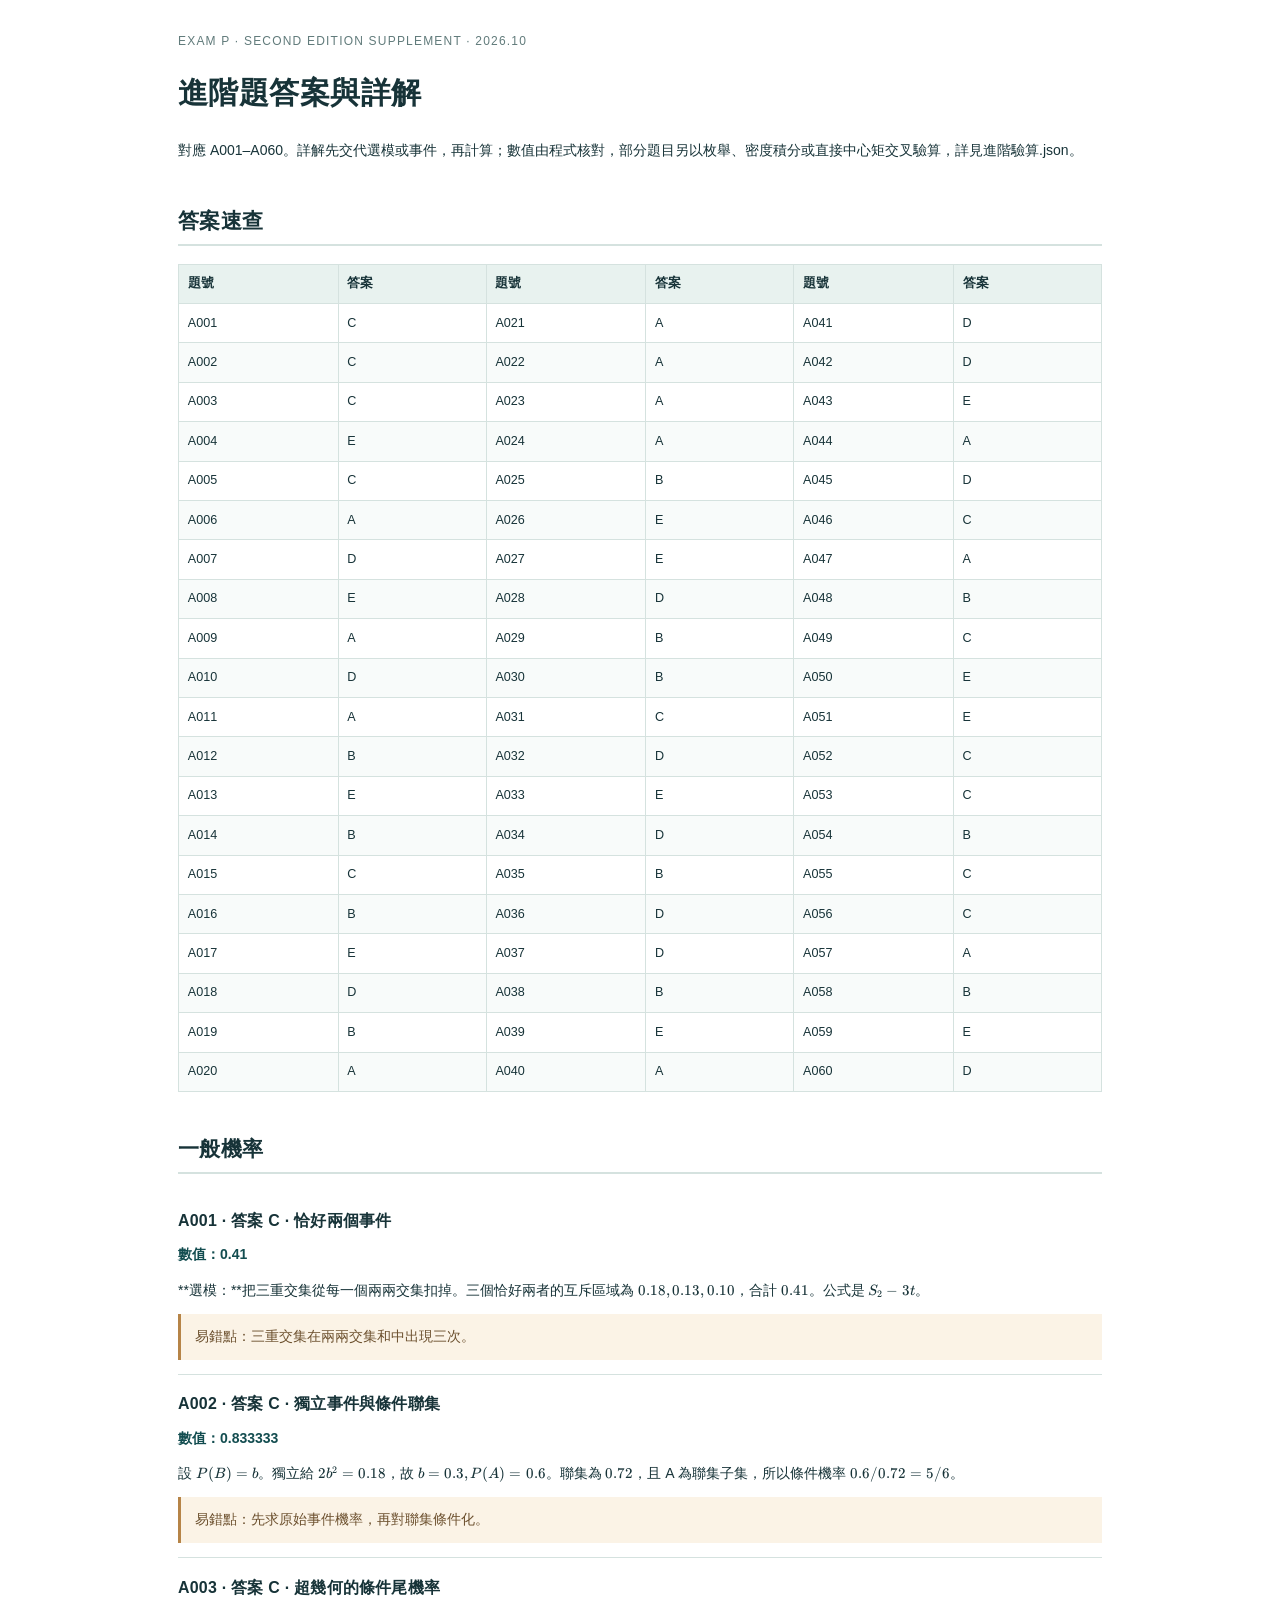
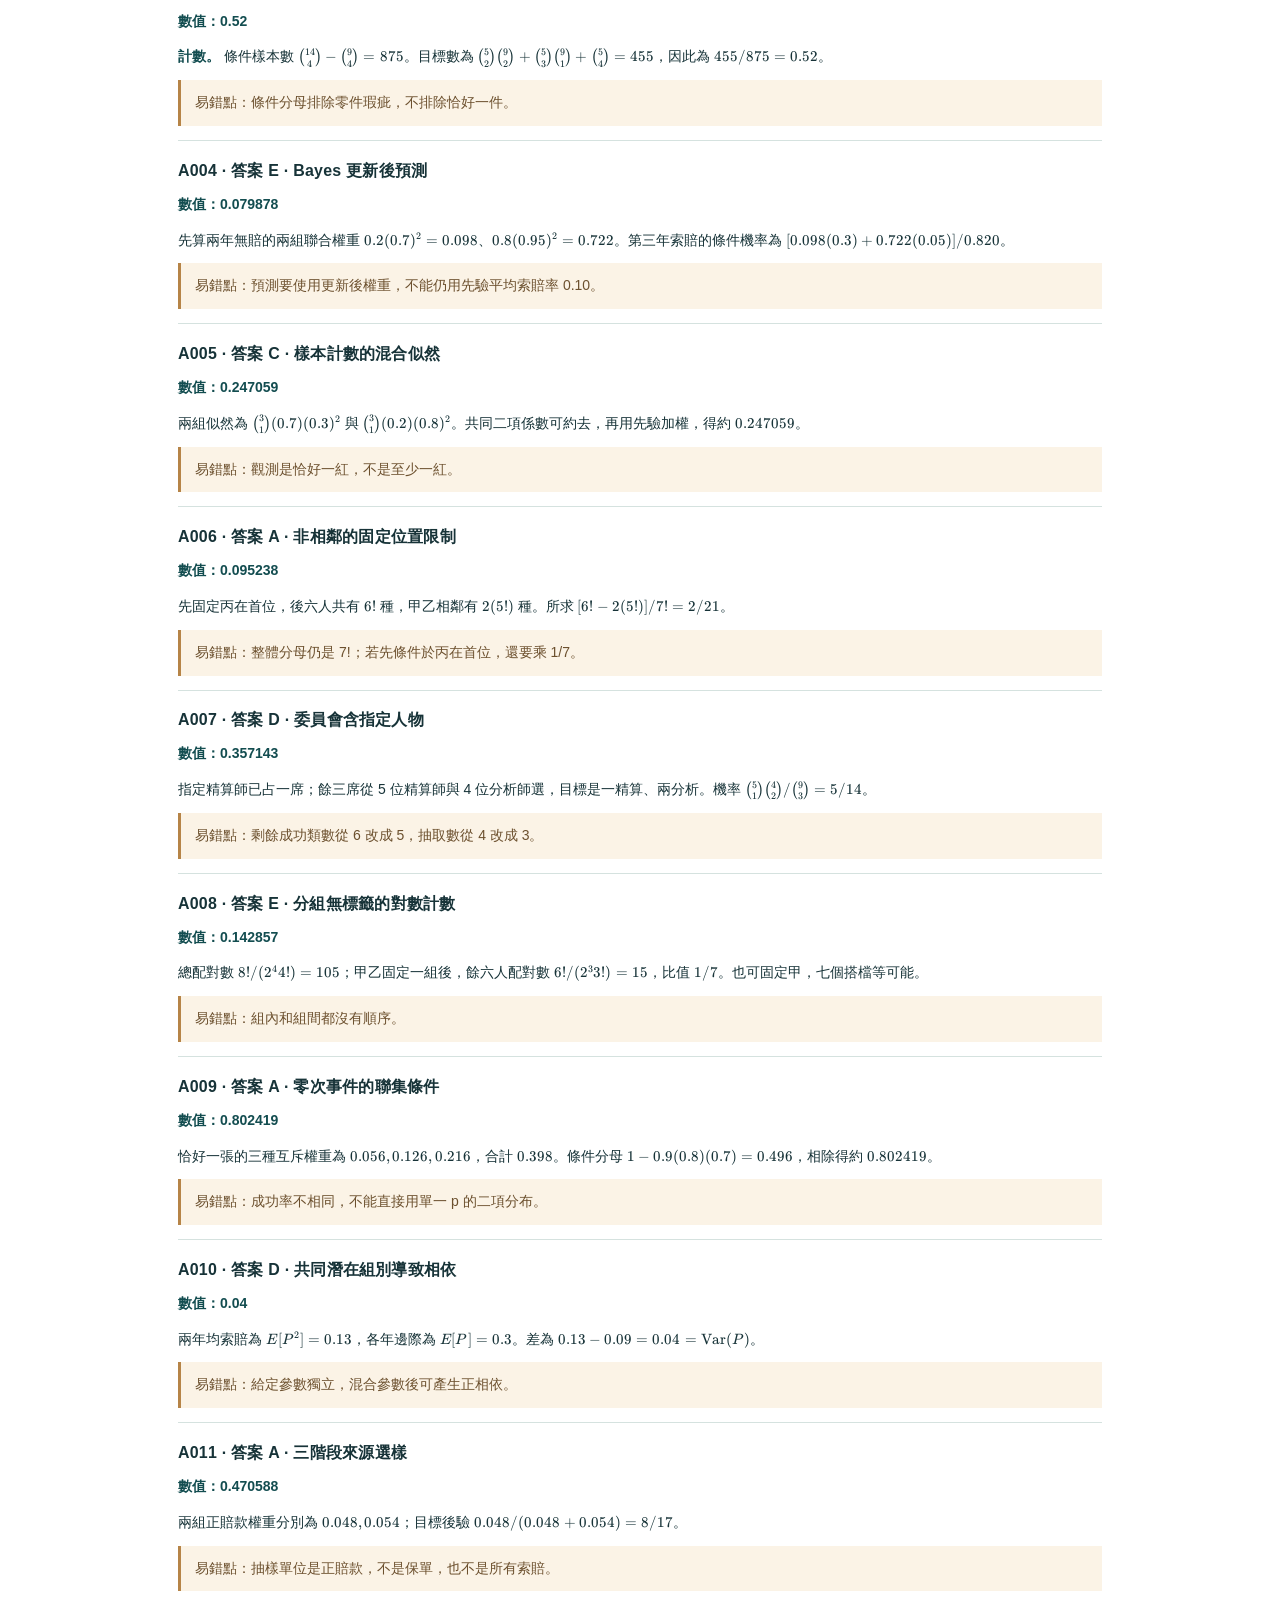
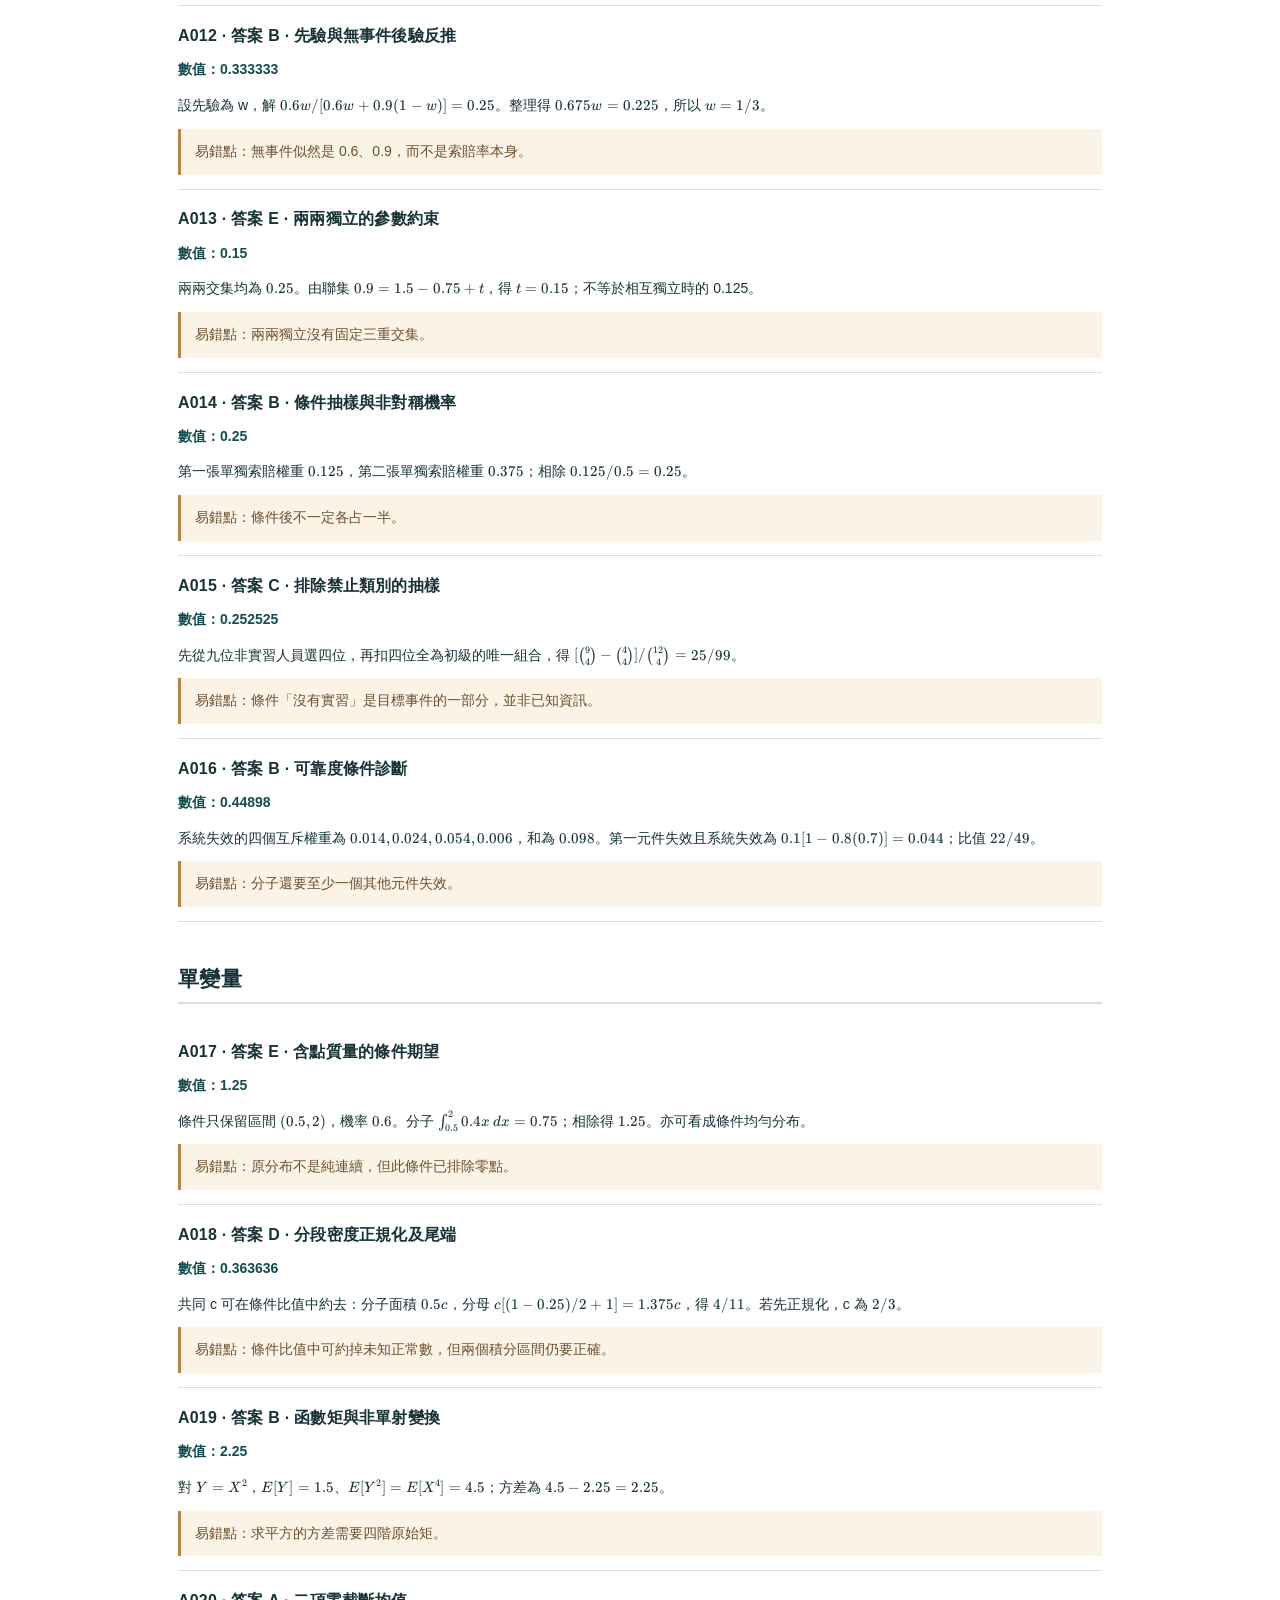
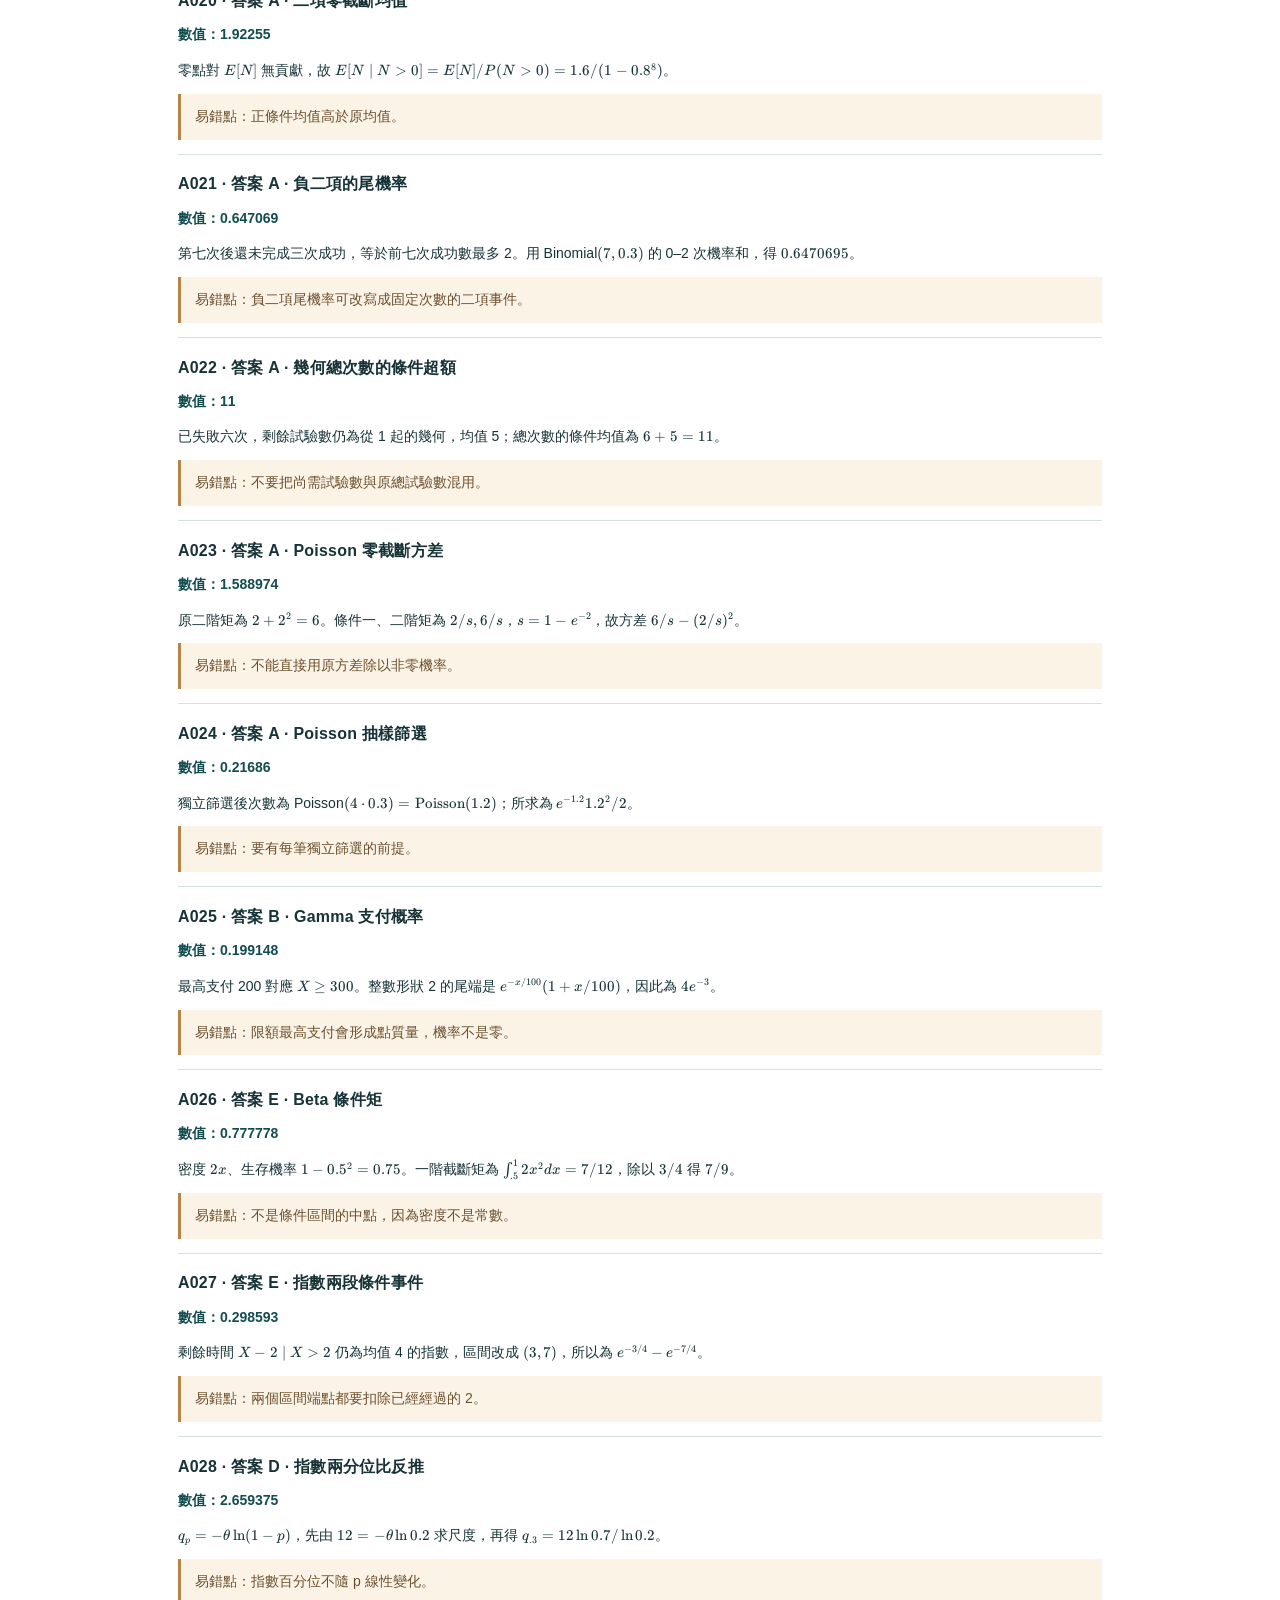
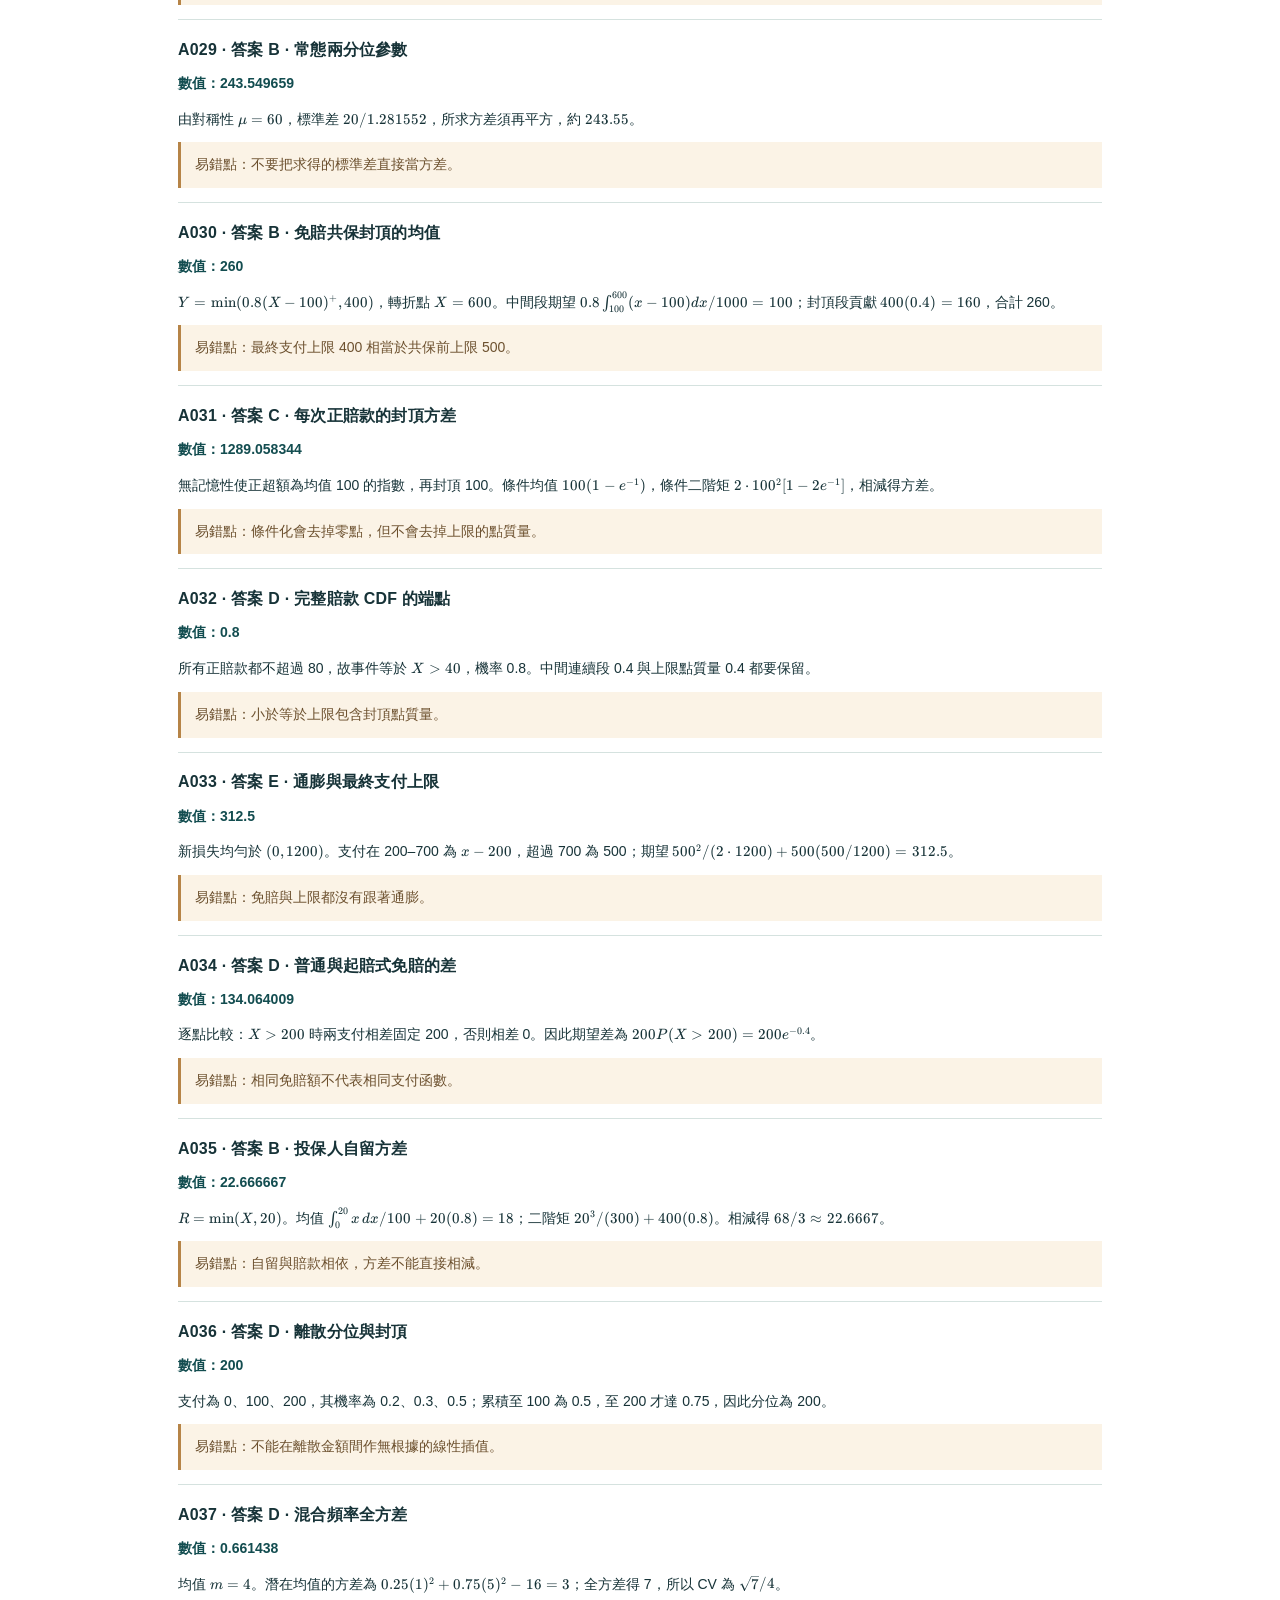
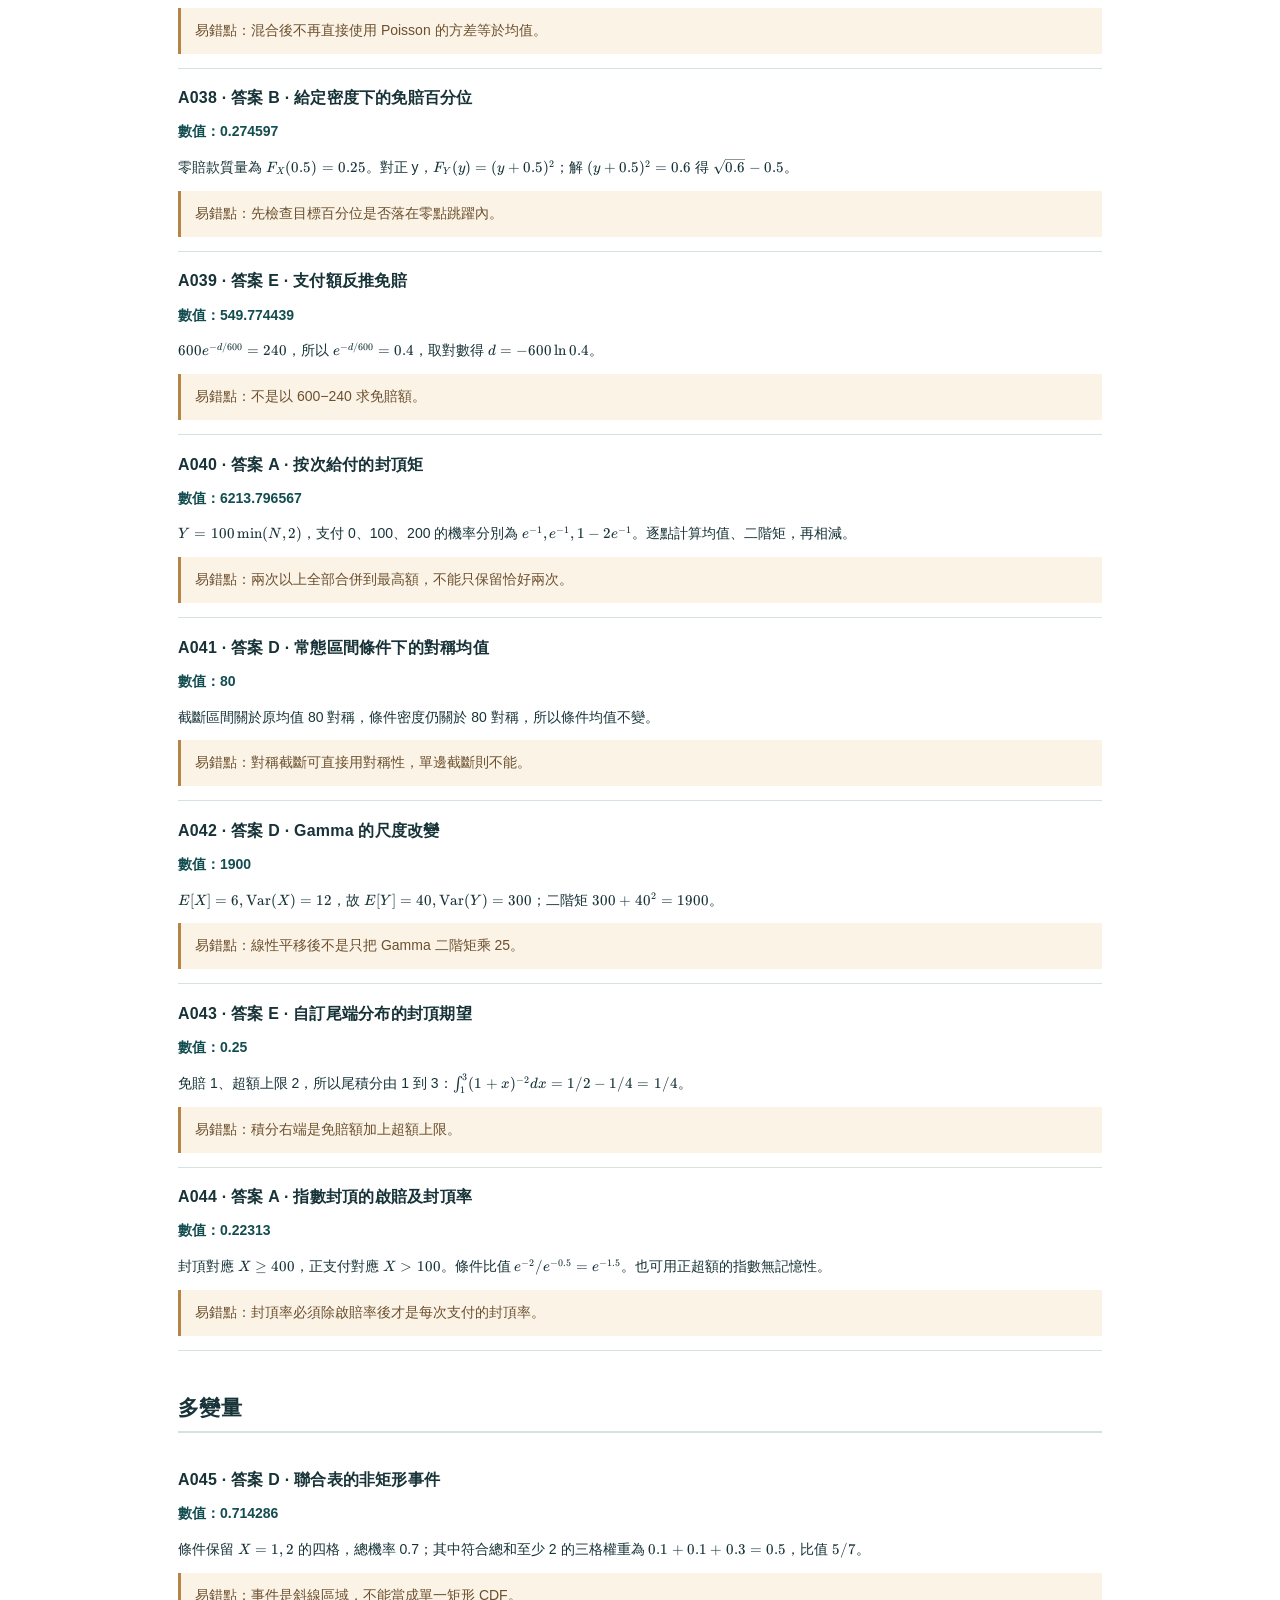
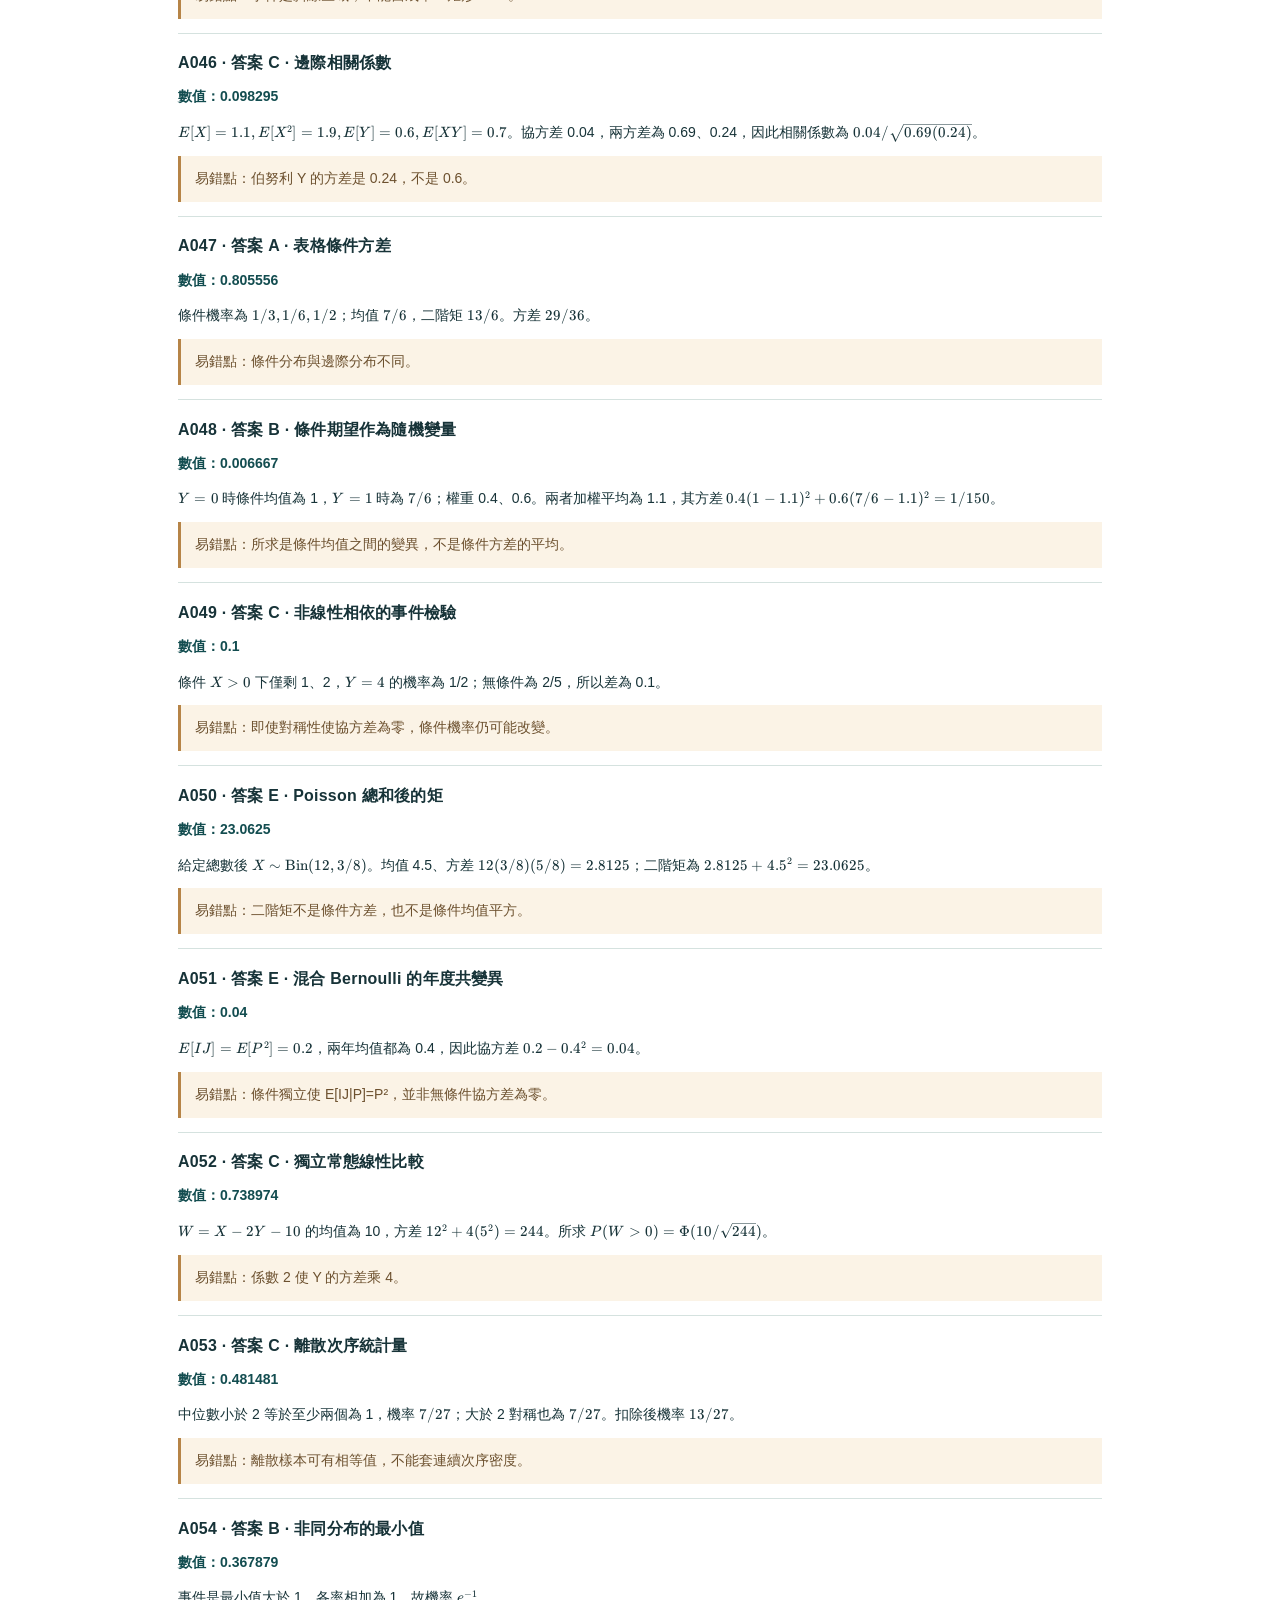
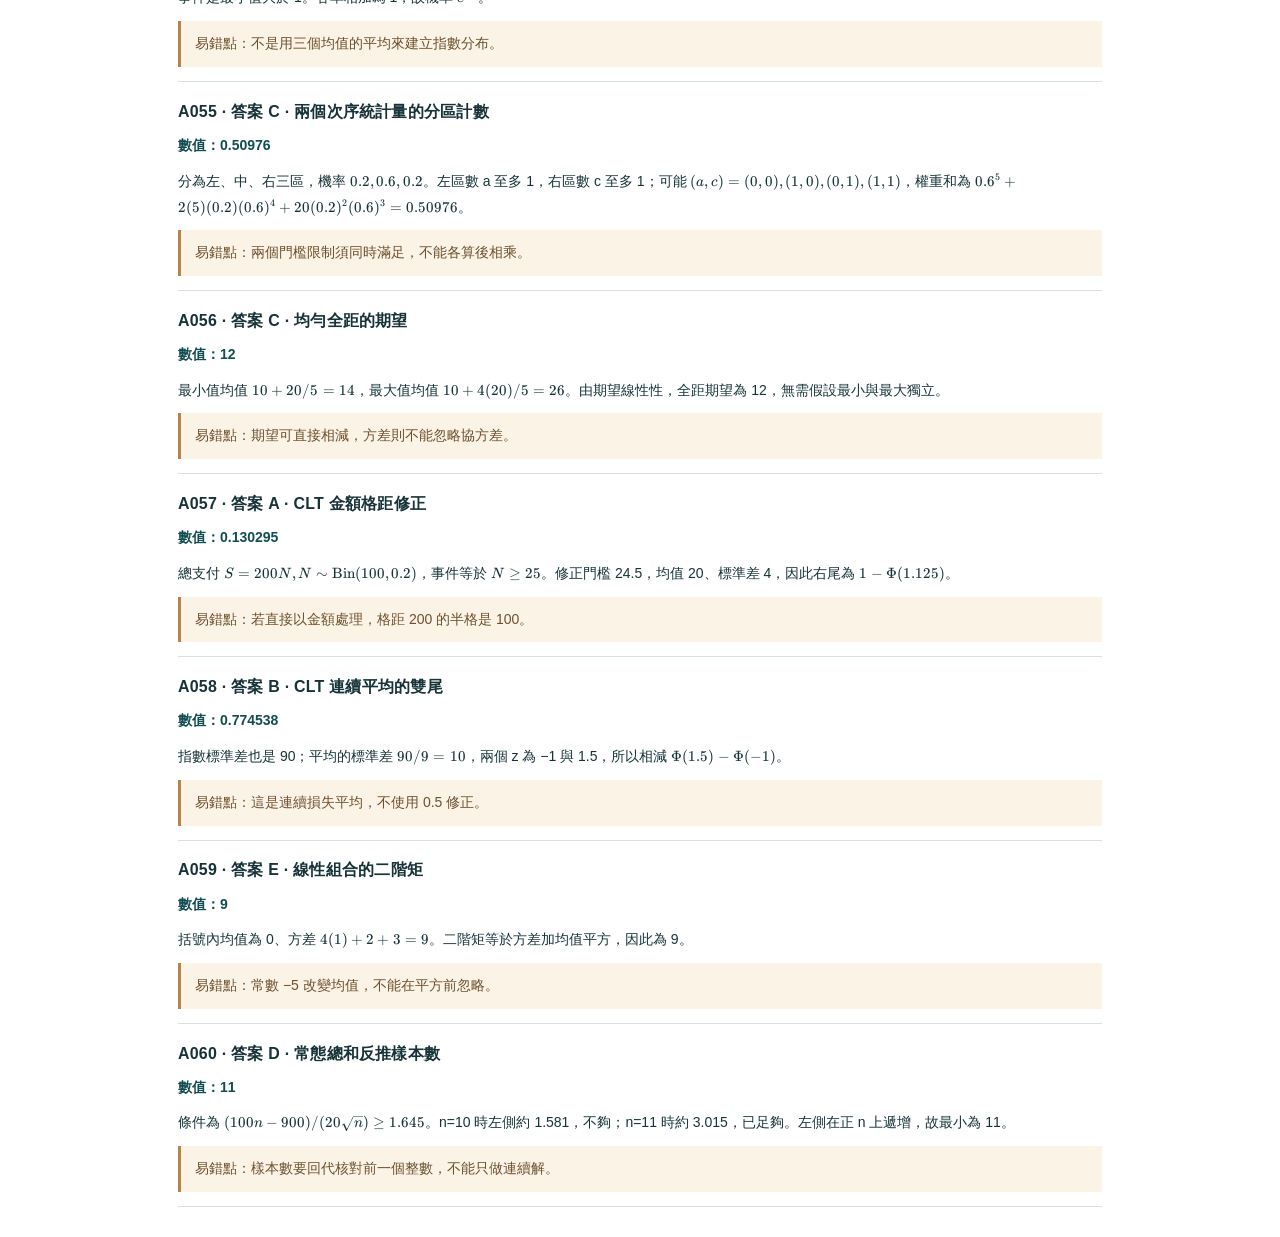
<file: 07_進階題答案與詳解.html>
<!doctype html><html lang="zh-Hant"><head><meta charset="utf-8"><meta name="viewport" content="width=device-width, initial-scale=1"><title>07_進階題答案與詳解</title><link rel="stylesheet" href="assets/katex.min.css"><link rel="stylesheet" href="assets/style.css"></head><body class="pdfbody"><main><div class="covermeta">EXAM P · SECOND EDITION SUPPLEMENT · 2026.10</div><h1>進階題答案與詳解</h1>
<p>對應 A001–A060。詳解先交代選模或事件，再計算；數值由程式核對，部分題目另以枚舉、密度積分或直接中心矩交叉驗算，詳見進階驗算.json。</p>
<h2>答案速查</h2>
<table>
<thead>
<tr>
<th>題號</th>
<th>答案</th>
<th>題號</th>
<th>答案</th>
<th>題號</th>
<th>答案</th>
</tr>
</thead>
<tbody><tr>
<td>A001</td>
<td>C</td>
<td>A021</td>
<td>A</td>
<td>A041</td>
<td>D</td>
</tr>
<tr>
<td>A002</td>
<td>C</td>
<td>A022</td>
<td>A</td>
<td>A042</td>
<td>D</td>
</tr>
<tr>
<td>A003</td>
<td>C</td>
<td>A023</td>
<td>A</td>
<td>A043</td>
<td>E</td>
</tr>
<tr>
<td>A004</td>
<td>E</td>
<td>A024</td>
<td>A</td>
<td>A044</td>
<td>A</td>
</tr>
<tr>
<td>A005</td>
<td>C</td>
<td>A025</td>
<td>B</td>
<td>A045</td>
<td>D</td>
</tr>
<tr>
<td>A006</td>
<td>A</td>
<td>A026</td>
<td>E</td>
<td>A046</td>
<td>C</td>
</tr>
<tr>
<td>A007</td>
<td>D</td>
<td>A027</td>
<td>E</td>
<td>A047</td>
<td>A</td>
</tr>
<tr>
<td>A008</td>
<td>E</td>
<td>A028</td>
<td>D</td>
<td>A048</td>
<td>B</td>
</tr>
<tr>
<td>A009</td>
<td>A</td>
<td>A029</td>
<td>B</td>
<td>A049</td>
<td>C</td>
</tr>
<tr>
<td>A010</td>
<td>D</td>
<td>A030</td>
<td>B</td>
<td>A050</td>
<td>E</td>
</tr>
<tr>
<td>A011</td>
<td>A</td>
<td>A031</td>
<td>C</td>
<td>A051</td>
<td>E</td>
</tr>
<tr>
<td>A012</td>
<td>B</td>
<td>A032</td>
<td>D</td>
<td>A052</td>
<td>C</td>
</tr>
<tr>
<td>A013</td>
<td>E</td>
<td>A033</td>
<td>E</td>
<td>A053</td>
<td>C</td>
</tr>
<tr>
<td>A014</td>
<td>B</td>
<td>A034</td>
<td>D</td>
<td>A054</td>
<td>B</td>
</tr>
<tr>
<td>A015</td>
<td>C</td>
<td>A035</td>
<td>B</td>
<td>A055</td>
<td>C</td>
</tr>
<tr>
<td>A016</td>
<td>B</td>
<td>A036</td>
<td>D</td>
<td>A056</td>
<td>C</td>
</tr>
<tr>
<td>A017</td>
<td>E</td>
<td>A037</td>
<td>D</td>
<td>A057</td>
<td>A</td>
</tr>
<tr>
<td>A018</td>
<td>D</td>
<td>A038</td>
<td>B</td>
<td>A058</td>
<td>B</td>
</tr>
<tr>
<td>A019</td>
<td>B</td>
<td>A039</td>
<td>E</td>
<td>A059</td>
<td>E</td>
</tr>
<tr>
<td>A020</td>
<td>A</td>
<td>A040</td>
<td>A</td>
<td>A060</td>
<td>D</td>
</tr>
</tbody></table>
<h2>一般機率</h2><article class="solutioncard"><h3>A001 · 答案 C · 恰好兩個事件</h3><p><strong>數值：0.41</strong></p><p>**選模：**把三重交集從每一個兩兩交集扣掉。三個恰好兩者的互斥區域為 <span class="katex"><span class="katex-html" aria-hidden="true"><span class="base"><span class="strut" style="height:0.8389em;vertical-align:-0.1944em;"></span><span class="mord">0.18</span><span class="mpunct">,</span><span class="mspace" style="margin-right:0.1667em;"></span><span class="mord">0.13</span><span class="mpunct">,</span><span class="mspace" style="margin-right:0.1667em;"></span><span class="mord">0.10</span></span></span></span>，合計 <span class="katex"><span class="katex-html" aria-hidden="true"><span class="base"><span class="strut" style="height:0.6444em;"></span><span class="mord">0.41</span></span></span></span>。公式是 <span class="katex"><span class="katex-html" aria-hidden="true"><span class="base"><span class="strut" style="height:0.8333em;vertical-align:-0.15em;"></span><span class="mord"><span class="mord mathnormal" style="margin-right:0.05764em;">S</span><span class="msupsub"><span class="vlist-t vlist-t2"><span class="vlist-r"><span class="vlist" style="height:0.3011em;"><span style="top:-2.55em;margin-left:-0.0576em;margin-right:0.05em;"><span class="pstrut" style="height:2.7em;"></span><span class="sizing reset-size6 size3 mtight"><span class="mord mtight">2</span></span></span></span><span class="vlist-s">​</span></span><span class="vlist-r"><span class="vlist" style="height:0.15em;"><span></span></span></span></span></span></span><span class="mspace" style="margin-right:0.2222em;"></span><span class="mbin">−</span><span class="mspace" style="margin-right:0.2222em;"></span></span><span class="base"><span class="strut" style="height:0.6444em;"></span><span class="mord">3</span><span class="mord mathnormal">t</span></span></span></span>。</p>
<p class="trap">易錯點：三重交集在兩兩交集和中出現三次。</p></article><article class="solutioncard"><h3>A002 · 答案 C · 獨立事件與條件聯集</h3><p><strong>數值：0.833333</strong></p><p>設 <span class="katex"><span class="katex-html" aria-hidden="true"><span class="base"><span class="strut" style="height:1em;vertical-align:-0.25em;"></span><span class="mord mathnormal" style="margin-right:0.13889em;">P</span><span class="mopen">(</span><span class="mord mathnormal" style="margin-right:0.05017em;">B</span><span class="mclose">)</span><span class="mspace" style="margin-right:0.2778em;"></span><span class="mrel">=</span><span class="mspace" style="margin-right:0.2778em;"></span></span><span class="base"><span class="strut" style="height:0.6944em;"></span><span class="mord mathnormal">b</span></span></span></span>。獨立給 <span class="katex"><span class="katex-html" aria-hidden="true"><span class="base"><span class="strut" style="height:0.8141em;"></span><span class="mord">2</span><span class="mord"><span class="mord mathnormal">b</span><span class="msupsub"><span class="vlist-t"><span class="vlist-r"><span class="vlist" style="height:0.8141em;"><span style="top:-3.063em;margin-right:0.05em;"><span class="pstrut" style="height:2.7em;"></span><span class="sizing reset-size6 size3 mtight"><span class="mord mtight">2</span></span></span></span></span></span></span></span><span class="mspace" style="margin-right:0.2778em;"></span><span class="mrel">=</span><span class="mspace" style="margin-right:0.2778em;"></span></span><span class="base"><span class="strut" style="height:0.6444em;"></span><span class="mord">0.18</span></span></span></span>，故 <span class="katex"><span class="katex-html" aria-hidden="true"><span class="base"><span class="strut" style="height:0.6944em;"></span><span class="mord mathnormal">b</span><span class="mspace" style="margin-right:0.2778em;"></span><span class="mrel">=</span><span class="mspace" style="margin-right:0.2778em;"></span></span><span class="base"><span class="strut" style="height:1em;vertical-align:-0.25em;"></span><span class="mord">0.3</span><span class="mpunct">,</span><span class="mspace" style="margin-right:0.1667em;"></span><span class="mord mathnormal" style="margin-right:0.13889em;">P</span><span class="mopen">(</span><span class="mord mathnormal">A</span><span class="mclose">)</span><span class="mspace" style="margin-right:0.2778em;"></span><span class="mrel">=</span><span class="mspace" style="margin-right:0.2778em;"></span></span><span class="base"><span class="strut" style="height:0.6444em;"></span><span class="mord">0.6</span></span></span></span>。聯集為 <span class="katex"><span class="katex-html" aria-hidden="true"><span class="base"><span class="strut" style="height:0.6444em;"></span><span class="mord">0.72</span></span></span></span>，且 A 為聯集子集，所以條件機率 <span class="katex"><span class="katex-html" aria-hidden="true"><span class="base"><span class="strut" style="height:1em;vertical-align:-0.25em;"></span><span class="mord">0.6/0.72</span><span class="mspace" style="margin-right:0.2778em;"></span><span class="mrel">=</span><span class="mspace" style="margin-right:0.2778em;"></span></span><span class="base"><span class="strut" style="height:1em;vertical-align:-0.25em;"></span><span class="mord">5/6</span></span></span></span>。</p>
<p class="trap">易錯點：先求原始事件機率，再對聯集條件化。</p></article><article class="solutioncard"><h3>A003 · 答案 C · 超幾何的條件尾機率</h3><p><strong>數值：0.52</strong></p><p><strong>計數。</strong> 條件樣本數 <span class="katex"><span class="katex-html" aria-hidden="true"><span class="base"><span class="strut" style="height:1.2451em;vertical-align:-0.35em;"></span><span class="mord"><span class="mopen delimcenter" style="top:0em;"><span class="delimsizing size1">(</span></span><span class="mfrac"><span class="vlist-t vlist-t2"><span class="vlist-r"><span class="vlist" style="height:0.8951em;"><span style="top:-2.355em;"><span class="pstrut" style="height:2.7em;"></span><span class="sizing reset-size6 size3 mtight"><span class="mord mtight"><span class="mord mtight">4</span></span></span></span><span style="top:-3.144em;"><span class="pstrut" style="height:2.7em;"></span><span class="sizing reset-size6 size3 mtight"><span class="mord mtight"><span class="mord mtight">14</span></span></span></span></span><span class="vlist-s">​</span></span><span class="vlist-r"><span class="vlist" style="height:0.345em;"><span></span></span></span></span></span><span class="mclose delimcenter" style="top:0em;"><span class="delimsizing size1">)</span></span></span><span class="mspace" style="margin-right:0.2222em;"></span><span class="mbin">−</span><span class="mspace" style="margin-right:0.2222em;"></span></span><span class="base"><span class="strut" style="height:1.2451em;vertical-align:-0.35em;"></span><span class="mord"><span class="mopen delimcenter" style="top:0em;"><span class="delimsizing size1">(</span></span><span class="mfrac"><span class="vlist-t vlist-t2"><span class="vlist-r"><span class="vlist" style="height:0.8951em;"><span style="top:-2.355em;"><span class="pstrut" style="height:2.7em;"></span><span class="sizing reset-size6 size3 mtight"><span class="mord mtight"><span class="mord mtight">4</span></span></span></span><span style="top:-3.144em;"><span class="pstrut" style="height:2.7em;"></span><span class="sizing reset-size6 size3 mtight"><span class="mord mtight"><span class="mord mtight">9</span></span></span></span></span><span class="vlist-s">​</span></span><span class="vlist-r"><span class="vlist" style="height:0.345em;"><span></span></span></span></span></span><span class="mclose delimcenter" style="top:0em;"><span class="delimsizing size1">)</span></span></span><span class="mspace" style="margin-right:0.2778em;"></span><span class="mrel">=</span><span class="mspace" style="margin-right:0.2778em;"></span></span><span class="base"><span class="strut" style="height:0.6444em;"></span><span class="mord">875</span></span></span></span>。目標數為 <span class="katex"><span class="katex-html" aria-hidden="true"><span class="base"><span class="strut" style="height:1.2451em;vertical-align:-0.35em;"></span><span class="mord"><span class="mopen delimcenter" style="top:0em;"><span class="delimsizing size1">(</span></span><span class="mfrac"><span class="vlist-t vlist-t2"><span class="vlist-r"><span class="vlist" style="height:0.8951em;"><span style="top:-2.355em;"><span class="pstrut" style="height:2.7em;"></span><span class="sizing reset-size6 size3 mtight"><span class="mord mtight"><span class="mord mtight">2</span></span></span></span><span style="top:-3.144em;"><span class="pstrut" style="height:2.7em;"></span><span class="sizing reset-size6 size3 mtight"><span class="mord mtight"><span class="mord mtight">5</span></span></span></span></span><span class="vlist-s">​</span></span><span class="vlist-r"><span class="vlist" style="height:0.345em;"><span></span></span></span></span></span><span class="mclose delimcenter" style="top:0em;"><span class="delimsizing size1">)</span></span></span><span class="mord"><span class="mopen delimcenter" style="top:0em;"><span class="delimsizing size1">(</span></span><span class="mfrac"><span class="vlist-t vlist-t2"><span class="vlist-r"><span class="vlist" style="height:0.8951em;"><span style="top:-2.355em;"><span class="pstrut" style="height:2.7em;"></span><span class="sizing reset-size6 size3 mtight"><span class="mord mtight"><span class="mord mtight">2</span></span></span></span><span style="top:-3.144em;"><span class="pstrut" style="height:2.7em;"></span><span class="sizing reset-size6 size3 mtight"><span class="mord mtight"><span class="mord mtight">9</span></span></span></span></span><span class="vlist-s">​</span></span><span class="vlist-r"><span class="vlist" style="height:0.345em;"><span></span></span></span></span></span><span class="mclose delimcenter" style="top:0em;"><span class="delimsizing size1">)</span></span></span><span class="mspace" style="margin-right:0.2222em;"></span><span class="mbin">+</span><span class="mspace" style="margin-right:0.2222em;"></span></span><span class="base"><span class="strut" style="height:1.2451em;vertical-align:-0.35em;"></span><span class="mord"><span class="mopen delimcenter" style="top:0em;"><span class="delimsizing size1">(</span></span><span class="mfrac"><span class="vlist-t vlist-t2"><span class="vlist-r"><span class="vlist" style="height:0.8951em;"><span style="top:-2.355em;"><span class="pstrut" style="height:2.7em;"></span><span class="sizing reset-size6 size3 mtight"><span class="mord mtight"><span class="mord mtight">3</span></span></span></span><span style="top:-3.144em;"><span class="pstrut" style="height:2.7em;"></span><span class="sizing reset-size6 size3 mtight"><span class="mord mtight"><span class="mord mtight">5</span></span></span></span></span><span class="vlist-s">​</span></span><span class="vlist-r"><span class="vlist" style="height:0.345em;"><span></span></span></span></span></span><span class="mclose delimcenter" style="top:0em;"><span class="delimsizing size1">)</span></span></span><span class="mord"><span class="mopen delimcenter" style="top:0em;"><span class="delimsizing size1">(</span></span><span class="mfrac"><span class="vlist-t vlist-t2"><span class="vlist-r"><span class="vlist" style="height:0.8951em;"><span style="top:-2.355em;"><span class="pstrut" style="height:2.7em;"></span><span class="sizing reset-size6 size3 mtight"><span class="mord mtight"><span class="mord mtight">1</span></span></span></span><span style="top:-3.144em;"><span class="pstrut" style="height:2.7em;"></span><span class="sizing reset-size6 size3 mtight"><span class="mord mtight"><span class="mord mtight">9</span></span></span></span></span><span class="vlist-s">​</span></span><span class="vlist-r"><span class="vlist" style="height:0.345em;"><span></span></span></span></span></span><span class="mclose delimcenter" style="top:0em;"><span class="delimsizing size1">)</span></span></span><span class="mspace" style="margin-right:0.2222em;"></span><span class="mbin">+</span><span class="mspace" style="margin-right:0.2222em;"></span></span><span class="base"><span class="strut" style="height:1.2451em;vertical-align:-0.35em;"></span><span class="mord"><span class="mopen delimcenter" style="top:0em;"><span class="delimsizing size1">(</span></span><span class="mfrac"><span class="vlist-t vlist-t2"><span class="vlist-r"><span class="vlist" style="height:0.8951em;"><span style="top:-2.355em;"><span class="pstrut" style="height:2.7em;"></span><span class="sizing reset-size6 size3 mtight"><span class="mord mtight"><span class="mord mtight">4</span></span></span></span><span style="top:-3.144em;"><span class="pstrut" style="height:2.7em;"></span><span class="sizing reset-size6 size3 mtight"><span class="mord mtight"><span class="mord mtight">5</span></span></span></span></span><span class="vlist-s">​</span></span><span class="vlist-r"><span class="vlist" style="height:0.345em;"><span></span></span></span></span></span><span class="mclose delimcenter" style="top:0em;"><span class="delimsizing size1">)</span></span></span><span class="mspace" style="margin-right:0.2778em;"></span><span class="mrel">=</span><span class="mspace" style="margin-right:0.2778em;"></span></span><span class="base"><span class="strut" style="height:0.6444em;"></span><span class="mord">455</span></span></span></span>，因此為 <span class="katex"><span class="katex-html" aria-hidden="true"><span class="base"><span class="strut" style="height:1em;vertical-align:-0.25em;"></span><span class="mord">455/875</span><span class="mspace" style="margin-right:0.2778em;"></span><span class="mrel">=</span><span class="mspace" style="margin-right:0.2778em;"></span></span><span class="base"><span class="strut" style="height:0.6444em;"></span><span class="mord">0.52</span></span></span></span>。</p>
<p class="trap">易錯點：條件分母排除零件瑕疵，不排除恰好一件。</p></article><article class="solutioncard"><h3>A004 · 答案 E · Bayes 更新後預測</h3><p><strong>數值：0.079878</strong></p><p>先算兩年無賠的兩組聯合權重 <span class="katex"><span class="katex-html" aria-hidden="true"><span class="base"><span class="strut" style="height:1.0641em;vertical-align:-0.25em;"></span><span class="mord">0.2</span><span class="mopen">(</span><span class="mord">0.7</span><span class="mclose"><span class="mclose">)</span><span class="msupsub"><span class="vlist-t"><span class="vlist-r"><span class="vlist" style="height:0.8141em;"><span style="top:-3.063em;margin-right:0.05em;"><span class="pstrut" style="height:2.7em;"></span><span class="sizing reset-size6 size3 mtight"><span class="mord mtight">2</span></span></span></span></span></span></span></span><span class="mspace" style="margin-right:0.2778em;"></span><span class="mrel">=</span><span class="mspace" style="margin-right:0.2778em;"></span></span><span class="base"><span class="strut" style="height:0.6444em;"></span><span class="mord">0.098</span></span></span></span>、<span class="katex"><span class="katex-html" aria-hidden="true"><span class="base"><span class="strut" style="height:1.0641em;vertical-align:-0.25em;"></span><span class="mord">0.8</span><span class="mopen">(</span><span class="mord">0.95</span><span class="mclose"><span class="mclose">)</span><span class="msupsub"><span class="vlist-t"><span class="vlist-r"><span class="vlist" style="height:0.8141em;"><span style="top:-3.063em;margin-right:0.05em;"><span class="pstrut" style="height:2.7em;"></span><span class="sizing reset-size6 size3 mtight"><span class="mord mtight">2</span></span></span></span></span></span></span></span><span class="mspace" style="margin-right:0.2778em;"></span><span class="mrel">=</span><span class="mspace" style="margin-right:0.2778em;"></span></span><span class="base"><span class="strut" style="height:0.6444em;"></span><span class="mord">0.722</span></span></span></span>。第三年索賠的條件機率為 <span class="katex"><span class="katex-html" aria-hidden="true"><span class="base"><span class="strut" style="height:1em;vertical-align:-0.25em;"></span><span class="mopen">[</span><span class="mord">0.098</span><span class="mopen">(</span><span class="mord">0.3</span><span class="mclose">)</span><span class="mspace" style="margin-right:0.2222em;"></span><span class="mbin">+</span><span class="mspace" style="margin-right:0.2222em;"></span></span><span class="base"><span class="strut" style="height:1em;vertical-align:-0.25em;"></span><span class="mord">0.722</span><span class="mopen">(</span><span class="mord">0.05</span><span class="mclose">)]</span><span class="mord">/0.820</span></span></span></span>。</p>
<p class="trap">易錯點：預測要使用更新後權重，不能仍用先驗平均索賠率 0.10。</p></article><article class="solutioncard"><h3>A005 · 答案 C · 樣本計數的混合似然</h3><p><strong>數值：0.247059</strong></p><p>兩組似然為 <span class="katex"><span class="katex-html" aria-hidden="true"><span class="base"><span class="strut" style="height:1.2451em;vertical-align:-0.35em;"></span><span class="mord"><span class="mopen delimcenter" style="top:0em;"><span class="delimsizing size1">(</span></span><span class="mfrac"><span class="vlist-t vlist-t2"><span class="vlist-r"><span class="vlist" style="height:0.8951em;"><span style="top:-2.355em;"><span class="pstrut" style="height:2.7em;"></span><span class="sizing reset-size6 size3 mtight"><span class="mord mtight"><span class="mord mtight">1</span></span></span></span><span style="top:-3.144em;"><span class="pstrut" style="height:2.7em;"></span><span class="sizing reset-size6 size3 mtight"><span class="mord mtight"><span class="mord mtight">3</span></span></span></span></span><span class="vlist-s">​</span></span><span class="vlist-r"><span class="vlist" style="height:0.345em;"><span></span></span></span></span></span><span class="mclose delimcenter" style="top:0em;"><span class="delimsizing size1">)</span></span></span><span class="mopen">(</span><span class="mord">0.7</span><span class="mclose">)</span><span class="mopen">(</span><span class="mord">0.3</span><span class="mclose"><span class="mclose">)</span><span class="msupsub"><span class="vlist-t"><span class="vlist-r"><span class="vlist" style="height:0.8141em;"><span style="top:-3.063em;margin-right:0.05em;"><span class="pstrut" style="height:2.7em;"></span><span class="sizing reset-size6 size3 mtight"><span class="mord mtight">2</span></span></span></span></span></span></span></span></span></span></span> 與 <span class="katex"><span class="katex-html" aria-hidden="true"><span class="base"><span class="strut" style="height:1.2451em;vertical-align:-0.35em;"></span><span class="mord"><span class="mopen delimcenter" style="top:0em;"><span class="delimsizing size1">(</span></span><span class="mfrac"><span class="vlist-t vlist-t2"><span class="vlist-r"><span class="vlist" style="height:0.8951em;"><span style="top:-2.355em;"><span class="pstrut" style="height:2.7em;"></span><span class="sizing reset-size6 size3 mtight"><span class="mord mtight"><span class="mord mtight">1</span></span></span></span><span style="top:-3.144em;"><span class="pstrut" style="height:2.7em;"></span><span class="sizing reset-size6 size3 mtight"><span class="mord mtight"><span class="mord mtight">3</span></span></span></span></span><span class="vlist-s">​</span></span><span class="vlist-r"><span class="vlist" style="height:0.345em;"><span></span></span></span></span></span><span class="mclose delimcenter" style="top:0em;"><span class="delimsizing size1">)</span></span></span><span class="mopen">(</span><span class="mord">0.2</span><span class="mclose">)</span><span class="mopen">(</span><span class="mord">0.8</span><span class="mclose"><span class="mclose">)</span><span class="msupsub"><span class="vlist-t"><span class="vlist-r"><span class="vlist" style="height:0.8141em;"><span style="top:-3.063em;margin-right:0.05em;"><span class="pstrut" style="height:2.7em;"></span><span class="sizing reset-size6 size3 mtight"><span class="mord mtight">2</span></span></span></span></span></span></span></span></span></span></span>。共同二項係數可約去，再用先驗加權，得約 <span class="katex"><span class="katex-html" aria-hidden="true"><span class="base"><span class="strut" style="height:0.6444em;"></span><span class="mord">0.247059</span></span></span></span>。</p>
<p class="trap">易錯點：觀測是恰好一紅，不是至少一紅。</p></article><article class="solutioncard"><h3>A006 · 答案 A · 非相鄰的固定位置限制</h3><p><strong>數值：0.095238</strong></p><p>先固定丙在首位，後六人共有 <span class="katex"><span class="katex-html" aria-hidden="true"><span class="base"><span class="strut" style="height:0.6944em;"></span><span class="mord">6</span><span class="mclose">!</span></span></span></span> 種，甲乙相鄰有 <span class="katex"><span class="katex-html" aria-hidden="true"><span class="base"><span class="strut" style="height:1em;vertical-align:-0.25em;"></span><span class="mord">2</span><span class="mopen">(</span><span class="mord">5</span><span class="mclose">!)</span></span></span></span> 種。所求 <span class="katex"><span class="katex-html" aria-hidden="true"><span class="base"><span class="strut" style="height:1em;vertical-align:-0.25em;"></span><span class="mopen">[</span><span class="mord">6</span><span class="mclose">!</span><span class="mspace" style="margin-right:0.2222em;"></span><span class="mbin">−</span><span class="mspace" style="margin-right:0.2222em;"></span></span><span class="base"><span class="strut" style="height:1em;vertical-align:-0.25em;"></span><span class="mord">2</span><span class="mopen">(</span><span class="mord">5</span><span class="mclose">!)]</span><span class="mord">/7</span><span class="mclose">!</span><span class="mspace" style="margin-right:0.2778em;"></span><span class="mrel">=</span><span class="mspace" style="margin-right:0.2778em;"></span></span><span class="base"><span class="strut" style="height:1em;vertical-align:-0.25em;"></span><span class="mord">2/21</span></span></span></span>。</p>
<p class="trap">易錯點：整體分母仍是 7!；若先條件於丙在首位，還要乘 1/7。</p></article><article class="solutioncard"><h3>A007 · 答案 D · 委員會含指定人物</h3><p><strong>數值：0.357143</strong></p><p>指定精算師已占一席；餘三席從 5 位精算師與 4 位分析師選，目標是一精算、兩分析。機率 <span class="katex"><span class="katex-html" aria-hidden="true"><span class="base"><span class="strut" style="height:1.2451em;vertical-align:-0.35em;"></span><span class="mord"><span class="mopen delimcenter" style="top:0em;"><span class="delimsizing size1">(</span></span><span class="mfrac"><span class="vlist-t vlist-t2"><span class="vlist-r"><span class="vlist" style="height:0.8951em;"><span style="top:-2.355em;"><span class="pstrut" style="height:2.7em;"></span><span class="sizing reset-size6 size3 mtight"><span class="mord mtight"><span class="mord mtight">1</span></span></span></span><span style="top:-3.144em;"><span class="pstrut" style="height:2.7em;"></span><span class="sizing reset-size6 size3 mtight"><span class="mord mtight"><span class="mord mtight">5</span></span></span></span></span><span class="vlist-s">​</span></span><span class="vlist-r"><span class="vlist" style="height:0.345em;"><span></span></span></span></span></span><span class="mclose delimcenter" style="top:0em;"><span class="delimsizing size1">)</span></span></span><span class="mord"><span class="mopen delimcenter" style="top:0em;"><span class="delimsizing size1">(</span></span><span class="mfrac"><span class="vlist-t vlist-t2"><span class="vlist-r"><span class="vlist" style="height:0.8951em;"><span style="top:-2.355em;"><span class="pstrut" style="height:2.7em;"></span><span class="sizing reset-size6 size3 mtight"><span class="mord mtight"><span class="mord mtight">2</span></span></span></span><span style="top:-3.144em;"><span class="pstrut" style="height:2.7em;"></span><span class="sizing reset-size6 size3 mtight"><span class="mord mtight"><span class="mord mtight">4</span></span></span></span></span><span class="vlist-s">​</span></span><span class="vlist-r"><span class="vlist" style="height:0.345em;"><span></span></span></span></span></span><span class="mclose delimcenter" style="top:0em;"><span class="delimsizing size1">)</span></span></span><span class="mord">/</span><span class="mord"><span class="mopen delimcenter" style="top:0em;"><span class="delimsizing size1">(</span></span><span class="mfrac"><span class="vlist-t vlist-t2"><span class="vlist-r"><span class="vlist" style="height:0.8951em;"><span style="top:-2.355em;"><span class="pstrut" style="height:2.7em;"></span><span class="sizing reset-size6 size3 mtight"><span class="mord mtight"><span class="mord mtight">3</span></span></span></span><span style="top:-3.144em;"><span class="pstrut" style="height:2.7em;"></span><span class="sizing reset-size6 size3 mtight"><span class="mord mtight"><span class="mord mtight">9</span></span></span></span></span><span class="vlist-s">​</span></span><span class="vlist-r"><span class="vlist" style="height:0.345em;"><span></span></span></span></span></span><span class="mclose delimcenter" style="top:0em;"><span class="delimsizing size1">)</span></span></span><span class="mspace" style="margin-right:0.2778em;"></span><span class="mrel">=</span><span class="mspace" style="margin-right:0.2778em;"></span></span><span class="base"><span class="strut" style="height:1em;vertical-align:-0.25em;"></span><span class="mord">5/14</span></span></span></span>。</p>
<p class="trap">易錯點：剩餘成功類數從 6 改成 5，抽取數從 4 改成 3。</p></article><article class="solutioncard"><h3>A008 · 答案 E · 分組無標籤的對數計數</h3><p><strong>數值：0.142857</strong></p><p>總配對數 <span class="katex"><span class="katex-html" aria-hidden="true"><span class="base"><span class="strut" style="height:1.0641em;vertical-align:-0.25em;"></span><span class="mord">8</span><span class="mclose">!</span><span class="mord">/</span><span class="mopen">(</span><span class="mord"><span class="mord">2</span><span class="msupsub"><span class="vlist-t"><span class="vlist-r"><span class="vlist" style="height:0.8141em;"><span style="top:-3.063em;margin-right:0.05em;"><span class="pstrut" style="height:2.7em;"></span><span class="sizing reset-size6 size3 mtight"><span class="mord mtight">4</span></span></span></span></span></span></span></span><span class="mord">4</span><span class="mclose">!)</span><span class="mspace" style="margin-right:0.2778em;"></span><span class="mrel">=</span><span class="mspace" style="margin-right:0.2778em;"></span></span><span class="base"><span class="strut" style="height:0.6444em;"></span><span class="mord">105</span></span></span></span>；甲乙固定一組後，餘六人配對數 <span class="katex"><span class="katex-html" aria-hidden="true"><span class="base"><span class="strut" style="height:1.0641em;vertical-align:-0.25em;"></span><span class="mord">6</span><span class="mclose">!</span><span class="mord">/</span><span class="mopen">(</span><span class="mord"><span class="mord">2</span><span class="msupsub"><span class="vlist-t"><span class="vlist-r"><span class="vlist" style="height:0.8141em;"><span style="top:-3.063em;margin-right:0.05em;"><span class="pstrut" style="height:2.7em;"></span><span class="sizing reset-size6 size3 mtight"><span class="mord mtight">3</span></span></span></span></span></span></span></span><span class="mord">3</span><span class="mclose">!)</span><span class="mspace" style="margin-right:0.2778em;"></span><span class="mrel">=</span><span class="mspace" style="margin-right:0.2778em;"></span></span><span class="base"><span class="strut" style="height:0.6444em;"></span><span class="mord">15</span></span></span></span>，比值 <span class="katex"><span class="katex-html" aria-hidden="true"><span class="base"><span class="strut" style="height:1em;vertical-align:-0.25em;"></span><span class="mord">1/7</span></span></span></span>。也可固定甲，七個搭檔等可能。</p>
<p class="trap">易錯點：組內和組間都沒有順序。</p></article><article class="solutioncard"><h3>A009 · 答案 A · 零次事件的聯集條件</h3><p><strong>數值：0.802419</strong></p><p>恰好一張的三種互斥權重為 <span class="katex"><span class="katex-html" aria-hidden="true"><span class="base"><span class="strut" style="height:0.8389em;vertical-align:-0.1944em;"></span><span class="mord">0.056</span><span class="mpunct">,</span><span class="mspace" style="margin-right:0.1667em;"></span><span class="mord">0.126</span><span class="mpunct">,</span><span class="mspace" style="margin-right:0.1667em;"></span><span class="mord">0.216</span></span></span></span>，合計 <span class="katex"><span class="katex-html" aria-hidden="true"><span class="base"><span class="strut" style="height:0.6444em;"></span><span class="mord">0.398</span></span></span></span>。條件分母 <span class="katex"><span class="katex-html" aria-hidden="true"><span class="base"><span class="strut" style="height:0.7278em;vertical-align:-0.0833em;"></span><span class="mord">1</span><span class="mspace" style="margin-right:0.2222em;"></span><span class="mbin">−</span><span class="mspace" style="margin-right:0.2222em;"></span></span><span class="base"><span class="strut" style="height:1em;vertical-align:-0.25em;"></span><span class="mord">0.9</span><span class="mopen">(</span><span class="mord">0.8</span><span class="mclose">)</span><span class="mopen">(</span><span class="mord">0.7</span><span class="mclose">)</span><span class="mspace" style="margin-right:0.2778em;"></span><span class="mrel">=</span><span class="mspace" style="margin-right:0.2778em;"></span></span><span class="base"><span class="strut" style="height:0.6444em;"></span><span class="mord">0.496</span></span></span></span>，相除得約 <span class="katex"><span class="katex-html" aria-hidden="true"><span class="base"><span class="strut" style="height:0.6444em;"></span><span class="mord">0.802419</span></span></span></span>。</p>
<p class="trap">易錯點：成功率不相同，不能直接用單一 p 的二項分布。</p></article><article class="solutioncard"><h3>A010 · 答案 D · 共同潛在組別導致相依</h3><p><strong>數值：0.04</strong></p><p>兩年均索賠為 <span class="katex"><span class="katex-html" aria-hidden="true"><span class="base"><span class="strut" style="height:1.0641em;vertical-align:-0.25em;"></span><span class="mord mathnormal" style="margin-right:0.05764em;">E</span><span class="mopen">[</span><span class="mord"><span class="mord mathnormal" style="margin-right:0.13889em;">P</span><span class="msupsub"><span class="vlist-t"><span class="vlist-r"><span class="vlist" style="height:0.8141em;"><span style="top:-3.063em;margin-right:0.05em;"><span class="pstrut" style="height:2.7em;"></span><span class="sizing reset-size6 size3 mtight"><span class="mord mtight">2</span></span></span></span></span></span></span></span><span class="mclose">]</span><span class="mspace" style="margin-right:0.2778em;"></span><span class="mrel">=</span><span class="mspace" style="margin-right:0.2778em;"></span></span><span class="base"><span class="strut" style="height:0.6444em;"></span><span class="mord">0.13</span></span></span></span>，各年邊際為 <span class="katex"><span class="katex-html" aria-hidden="true"><span class="base"><span class="strut" style="height:1em;vertical-align:-0.25em;"></span><span class="mord mathnormal" style="margin-right:0.05764em;">E</span><span class="mopen">[</span><span class="mord mathnormal" style="margin-right:0.13889em;">P</span><span class="mclose">]</span><span class="mspace" style="margin-right:0.2778em;"></span><span class="mrel">=</span><span class="mspace" style="margin-right:0.2778em;"></span></span><span class="base"><span class="strut" style="height:0.6444em;"></span><span class="mord">0.3</span></span></span></span>。差為 <span class="katex"><span class="katex-html" aria-hidden="true"><span class="base"><span class="strut" style="height:0.7278em;vertical-align:-0.0833em;"></span><span class="mord">0.13</span><span class="mspace" style="margin-right:0.2222em;"></span><span class="mbin">−</span><span class="mspace" style="margin-right:0.2222em;"></span></span><span class="base"><span class="strut" style="height:0.6444em;"></span><span class="mord">0.09</span><span class="mspace" style="margin-right:0.2778em;"></span><span class="mrel">=</span><span class="mspace" style="margin-right:0.2778em;"></span></span><span class="base"><span class="strut" style="height:0.6444em;"></span><span class="mord">0.04</span><span class="mspace" style="margin-right:0.2778em;"></span><span class="mrel">=</span><span class="mspace" style="margin-right:0.2778em;"></span></span><span class="base"><span class="strut" style="height:1em;vertical-align:-0.25em;"></span><span class="mop"><span class="mord mathrm">Var</span></span><span class="mopen">(</span><span class="mord mathnormal" style="margin-right:0.13889em;">P</span><span class="mclose">)</span></span></span></span>。</p>
<p class="trap">易錯點：給定參數獨立，混合參數後可產生正相依。</p></article><article class="solutioncard"><h3>A011 · 答案 A · 三階段來源選樣</h3><p><strong>數值：0.470588</strong></p><p>兩組正賠款權重分別為 <span class="katex"><span class="katex-html" aria-hidden="true"><span class="base"><span class="strut" style="height:0.8389em;vertical-align:-0.1944em;"></span><span class="mord">0.048</span><span class="mpunct">,</span><span class="mspace" style="margin-right:0.1667em;"></span><span class="mord">0.054</span></span></span></span>；目標後驗 <span class="katex"><span class="katex-html" aria-hidden="true"><span class="base"><span class="strut" style="height:1em;vertical-align:-0.25em;"></span><span class="mord">0.048/</span><span class="mopen">(</span><span class="mord">0.048</span><span class="mspace" style="margin-right:0.2222em;"></span><span class="mbin">+</span><span class="mspace" style="margin-right:0.2222em;"></span></span><span class="base"><span class="strut" style="height:1em;vertical-align:-0.25em;"></span><span class="mord">0.054</span><span class="mclose">)</span><span class="mspace" style="margin-right:0.2778em;"></span><span class="mrel">=</span><span class="mspace" style="margin-right:0.2778em;"></span></span><span class="base"><span class="strut" style="height:1em;vertical-align:-0.25em;"></span><span class="mord">8/17</span></span></span></span>。</p>
<p class="trap">易錯點：抽樣單位是正賠款，不是保單，也不是所有索賠。</p></article><article class="solutioncard"><h3>A012 · 答案 B · 先驗與無事件後驗反推</h3><p><strong>數值：0.333333</strong></p><p>設先驗為 w，解 <span class="katex"><span class="katex-html" aria-hidden="true"><span class="base"><span class="strut" style="height:1em;vertical-align:-0.25em;"></span><span class="mord">0.6</span><span class="mord mathnormal" style="margin-right:0.02691em;">w</span><span class="mord">/</span><span class="mopen">[</span><span class="mord">0.6</span><span class="mord mathnormal" style="margin-right:0.02691em;">w</span><span class="mspace" style="margin-right:0.2222em;"></span><span class="mbin">+</span><span class="mspace" style="margin-right:0.2222em;"></span></span><span class="base"><span class="strut" style="height:1em;vertical-align:-0.25em;"></span><span class="mord">0.9</span><span class="mopen">(</span><span class="mord">1</span><span class="mspace" style="margin-right:0.2222em;"></span><span class="mbin">−</span><span class="mspace" style="margin-right:0.2222em;"></span></span><span class="base"><span class="strut" style="height:1em;vertical-align:-0.25em;"></span><span class="mord mathnormal" style="margin-right:0.02691em;">w</span><span class="mclose">)]</span><span class="mspace" style="margin-right:0.2778em;"></span><span class="mrel">=</span><span class="mspace" style="margin-right:0.2778em;"></span></span><span class="base"><span class="strut" style="height:0.6444em;"></span><span class="mord">0.25</span></span></span></span>。整理得 <span class="katex"><span class="katex-html" aria-hidden="true"><span class="base"><span class="strut" style="height:0.6444em;"></span><span class="mord">0.675</span><span class="mord mathnormal" style="margin-right:0.02691em;">w</span><span class="mspace" style="margin-right:0.2778em;"></span><span class="mrel">=</span><span class="mspace" style="margin-right:0.2778em;"></span></span><span class="base"><span class="strut" style="height:0.6444em;"></span><span class="mord">0.225</span></span></span></span>，所以 <span class="katex"><span class="katex-html" aria-hidden="true"><span class="base"><span class="strut" style="height:0.4306em;"></span><span class="mord mathnormal" style="margin-right:0.02691em;">w</span><span class="mspace" style="margin-right:0.2778em;"></span><span class="mrel">=</span><span class="mspace" style="margin-right:0.2778em;"></span></span><span class="base"><span class="strut" style="height:1em;vertical-align:-0.25em;"></span><span class="mord">1/3</span></span></span></span>。</p>
<p class="trap">易錯點：無事件似然是 0.6、0.9，而不是索賠率本身。</p></article><article class="solutioncard"><h3>A013 · 答案 E · 兩兩獨立的參數約束</h3><p><strong>數值：0.15</strong></p><p>兩兩交集均為 <span class="katex"><span class="katex-html" aria-hidden="true"><span class="base"><span class="strut" style="height:0.6444em;"></span><span class="mord">0.25</span></span></span></span>。由聯集 <span class="katex"><span class="katex-html" aria-hidden="true"><span class="base"><span class="strut" style="height:0.6444em;"></span><span class="mord">0.9</span><span class="mspace" style="margin-right:0.2778em;"></span><span class="mrel">=</span><span class="mspace" style="margin-right:0.2778em;"></span></span><span class="base"><span class="strut" style="height:0.7278em;vertical-align:-0.0833em;"></span><span class="mord">1.5</span><span class="mspace" style="margin-right:0.2222em;"></span><span class="mbin">−</span><span class="mspace" style="margin-right:0.2222em;"></span></span><span class="base"><span class="strut" style="height:0.7278em;vertical-align:-0.0833em;"></span><span class="mord">0.75</span><span class="mspace" style="margin-right:0.2222em;"></span><span class="mbin">+</span><span class="mspace" style="margin-right:0.2222em;"></span></span><span class="base"><span class="strut" style="height:0.6151em;"></span><span class="mord mathnormal">t</span></span></span></span>，得 <span class="katex"><span class="katex-html" aria-hidden="true"><span class="base"><span class="strut" style="height:0.6151em;"></span><span class="mord mathnormal">t</span><span class="mspace" style="margin-right:0.2778em;"></span><span class="mrel">=</span><span class="mspace" style="margin-right:0.2778em;"></span></span><span class="base"><span class="strut" style="height:0.6444em;"></span><span class="mord">0.15</span></span></span></span>；不等於相互獨立時的 0.125。</p>
<p class="trap">易錯點：兩兩獨立沒有固定三重交集。</p></article><article class="solutioncard"><h3>A014 · 答案 B · 條件抽樣與非對稱機率</h3><p><strong>數值：0.25</strong></p><p>第一張單獨索賠權重 <span class="katex"><span class="katex-html" aria-hidden="true"><span class="base"><span class="strut" style="height:0.6444em;"></span><span class="mord">0.125</span></span></span></span>，第二張單獨索賠權重 <span class="katex"><span class="katex-html" aria-hidden="true"><span class="base"><span class="strut" style="height:0.6444em;"></span><span class="mord">0.375</span></span></span></span>；相除 <span class="katex"><span class="katex-html" aria-hidden="true"><span class="base"><span class="strut" style="height:1em;vertical-align:-0.25em;"></span><span class="mord">0.125/0.5</span><span class="mspace" style="margin-right:0.2778em;"></span><span class="mrel">=</span><span class="mspace" style="margin-right:0.2778em;"></span></span><span class="base"><span class="strut" style="height:0.6444em;"></span><span class="mord">0.25</span></span></span></span>。</p>
<p class="trap">易錯點：條件後不一定各占一半。</p></article><article class="solutioncard"><h3>A015 · 答案 C · 排除禁止類別的抽樣</h3><p><strong>數值：0.252525</strong></p><p>先從九位非實習人員選四位，再扣四位全為初級的唯一組合，得 <span class="katex"><span class="katex-html" aria-hidden="true"><span class="base"><span class="strut" style="height:1.2451em;vertical-align:-0.35em;"></span><span class="mopen">[</span><span class="mord"><span class="mopen delimcenter" style="top:0em;"><span class="delimsizing size1">(</span></span><span class="mfrac"><span class="vlist-t vlist-t2"><span class="vlist-r"><span class="vlist" style="height:0.8951em;"><span style="top:-2.355em;"><span class="pstrut" style="height:2.7em;"></span><span class="sizing reset-size6 size3 mtight"><span class="mord mtight"><span class="mord mtight">4</span></span></span></span><span style="top:-3.144em;"><span class="pstrut" style="height:2.7em;"></span><span class="sizing reset-size6 size3 mtight"><span class="mord mtight"><span class="mord mtight">9</span></span></span></span></span><span class="vlist-s">​</span></span><span class="vlist-r"><span class="vlist" style="height:0.345em;"><span></span></span></span></span></span><span class="mclose delimcenter" style="top:0em;"><span class="delimsizing size1">)</span></span></span><span class="mspace" style="margin-right:0.2222em;"></span><span class="mbin">−</span><span class="mspace" style="margin-right:0.2222em;"></span></span><span class="base"><span class="strut" style="height:1.2451em;vertical-align:-0.35em;"></span><span class="mord"><span class="mopen delimcenter" style="top:0em;"><span class="delimsizing size1">(</span></span><span class="mfrac"><span class="vlist-t vlist-t2"><span class="vlist-r"><span class="vlist" style="height:0.8951em;"><span style="top:-2.355em;"><span class="pstrut" style="height:2.7em;"></span><span class="sizing reset-size6 size3 mtight"><span class="mord mtight"><span class="mord mtight">4</span></span></span></span><span style="top:-3.144em;"><span class="pstrut" style="height:2.7em;"></span><span class="sizing reset-size6 size3 mtight"><span class="mord mtight"><span class="mord mtight">4</span></span></span></span></span><span class="vlist-s">​</span></span><span class="vlist-r"><span class="vlist" style="height:0.345em;"><span></span></span></span></span></span><span class="mclose delimcenter" style="top:0em;"><span class="delimsizing size1">)</span></span></span><span class="mclose">]</span><span class="mord">/</span><span class="mord"><span class="mopen delimcenter" style="top:0em;"><span class="delimsizing size1">(</span></span><span class="mfrac"><span class="vlist-t vlist-t2"><span class="vlist-r"><span class="vlist" style="height:0.8951em;"><span style="top:-2.355em;"><span class="pstrut" style="height:2.7em;"></span><span class="sizing reset-size6 size3 mtight"><span class="mord mtight"><span class="mord mtight">4</span></span></span></span><span style="top:-3.144em;"><span class="pstrut" style="height:2.7em;"></span><span class="sizing reset-size6 size3 mtight"><span class="mord mtight"><span class="mord mtight">12</span></span></span></span></span><span class="vlist-s">​</span></span><span class="vlist-r"><span class="vlist" style="height:0.345em;"><span></span></span></span></span></span><span class="mclose delimcenter" style="top:0em;"><span class="delimsizing size1">)</span></span></span><span class="mspace" style="margin-right:0.2778em;"></span><span class="mrel">=</span><span class="mspace" style="margin-right:0.2778em;"></span></span><span class="base"><span class="strut" style="height:1em;vertical-align:-0.25em;"></span><span class="mord">25/99</span></span></span></span>。</p>
<p class="trap">易錯點：條件「沒有實習」是目標事件的一部分，並非已知資訊。</p></article><article class="solutioncard"><h3>A016 · 答案 B · 可靠度條件診斷</h3><p><strong>數值：0.44898</strong></p><p>系統失效的四個互斥權重為 <span class="katex"><span class="katex-html" aria-hidden="true"><span class="base"><span class="strut" style="height:0.8389em;vertical-align:-0.1944em;"></span><span class="mord">0.014</span><span class="mpunct">,</span><span class="mspace" style="margin-right:0.1667em;"></span><span class="mord">0.024</span><span class="mpunct">,</span><span class="mspace" style="margin-right:0.1667em;"></span><span class="mord">0.054</span><span class="mpunct">,</span><span class="mspace" style="margin-right:0.1667em;"></span><span class="mord">0.006</span></span></span></span>，和為 <span class="katex"><span class="katex-html" aria-hidden="true"><span class="base"><span class="strut" style="height:0.6444em;"></span><span class="mord">0.098</span></span></span></span>。第一元件失效且系統失效為 <span class="katex"><span class="katex-html" aria-hidden="true"><span class="base"><span class="strut" style="height:1em;vertical-align:-0.25em;"></span><span class="mord">0.1</span><span class="mopen">[</span><span class="mord">1</span><span class="mspace" style="margin-right:0.2222em;"></span><span class="mbin">−</span><span class="mspace" style="margin-right:0.2222em;"></span></span><span class="base"><span class="strut" style="height:1em;vertical-align:-0.25em;"></span><span class="mord">0.8</span><span class="mopen">(</span><span class="mord">0.7</span><span class="mclose">)]</span><span class="mspace" style="margin-right:0.2778em;"></span><span class="mrel">=</span><span class="mspace" style="margin-right:0.2778em;"></span></span><span class="base"><span class="strut" style="height:0.6444em;"></span><span class="mord">0.044</span></span></span></span>；比值 <span class="katex"><span class="katex-html" aria-hidden="true"><span class="base"><span class="strut" style="height:1em;vertical-align:-0.25em;"></span><span class="mord">22/49</span></span></span></span>。</p>
<p class="trap">易錯點：分子還要至少一個其他元件失效。</p></article><h2>單變量</h2><article class="solutioncard"><h3>A017 · 答案 E · 含點質量的條件期望</h3><p><strong>數值：1.25</strong></p><p>條件只保留區間 <span class="katex"><span class="katex-html" aria-hidden="true"><span class="base"><span class="strut" style="height:1em;vertical-align:-0.25em;"></span><span class="mopen">(</span><span class="mord">0.5</span><span class="mpunct">,</span><span class="mspace" style="margin-right:0.1667em;"></span><span class="mord">2</span><span class="mclose">)</span></span></span></span>，機率 <span class="katex"><span class="katex-html" aria-hidden="true"><span class="base"><span class="strut" style="height:0.6444em;"></span><span class="mord">0.6</span></span></span></span>。分子 <span class="katex"><span class="katex-html" aria-hidden="true"><span class="base"><span class="strut" style="height:1.3648em;vertical-align:-0.3558em;"></span><span class="mop"><span class="mop op-symbol small-op" style="margin-right:0.19445em;position:relative;top:-0.0006em;">∫</span><span class="msupsub"><span class="vlist-t vlist-t2"><span class="vlist-r"><span class="vlist" style="height:1.009em;"><span style="top:-2.3442em;margin-left:-0.1945em;margin-right:0.05em;"><span class="pstrut" style="height:2.7em;"></span><span class="sizing reset-size6 size3 mtight"><span class="mord mtight"><span class="mord mtight">0.5</span></span></span></span><span style="top:-3.2579em;margin-right:0.05em;"><span class="pstrut" style="height:2.7em;"></span><span class="sizing reset-size6 size3 mtight"><span class="mord mtight">2</span></span></span></span><span class="vlist-s">​</span></span><span class="vlist-r"><span class="vlist" style="height:0.3558em;"><span></span></span></span></span></span></span><span class="mspace" style="margin-right:0.1667em;"></span><span class="mord">0.4</span><span class="mord mathnormal">x</span><span class="mspace" style="margin-right:0.1667em;"></span><span class="mord mathnormal">d</span><span class="mord mathnormal">x</span><span class="mspace" style="margin-right:0.2778em;"></span><span class="mrel">=</span><span class="mspace" style="margin-right:0.2778em;"></span></span><span class="base"><span class="strut" style="height:0.6444em;"></span><span class="mord">0.75</span></span></span></span>；相除得 <span class="katex"><span class="katex-html" aria-hidden="true"><span class="base"><span class="strut" style="height:0.6444em;"></span><span class="mord">1.25</span></span></span></span>。亦可看成條件均勻分布。</p>
<p class="trap">易錯點：原分布不是純連續，但此條件已排除零點。</p></article><article class="solutioncard"><h3>A018 · 答案 D · 分段密度正規化及尾端</h3><p><strong>數值：0.363636</strong></p><p>共同 c 可在條件比值中約去：分子面積 <span class="katex"><span class="katex-html" aria-hidden="true"><span class="base"><span class="strut" style="height:0.6444em;"></span><span class="mord">0.5</span><span class="mord mathnormal">c</span></span></span></span>，分母 <span class="katex"><span class="katex-html" aria-hidden="true"><span class="base"><span class="strut" style="height:1em;vertical-align:-0.25em;"></span><span class="mord mathnormal">c</span><span class="mopen">[(</span><span class="mord">1</span><span class="mspace" style="margin-right:0.2222em;"></span><span class="mbin">−</span><span class="mspace" style="margin-right:0.2222em;"></span></span><span class="base"><span class="strut" style="height:1em;vertical-align:-0.25em;"></span><span class="mord">0.25</span><span class="mclose">)</span><span class="mord">/2</span><span class="mspace" style="margin-right:0.2222em;"></span><span class="mbin">+</span><span class="mspace" style="margin-right:0.2222em;"></span></span><span class="base"><span class="strut" style="height:1em;vertical-align:-0.25em;"></span><span class="mord">1</span><span class="mclose">]</span><span class="mspace" style="margin-right:0.2778em;"></span><span class="mrel">=</span><span class="mspace" style="margin-right:0.2778em;"></span></span><span class="base"><span class="strut" style="height:0.6444em;"></span><span class="mord">1.375</span><span class="mord mathnormal">c</span></span></span></span>，得 <span class="katex"><span class="katex-html" aria-hidden="true"><span class="base"><span class="strut" style="height:1em;vertical-align:-0.25em;"></span><span class="mord">4/11</span></span></span></span>。若先正規化，c 為 <span class="katex"><span class="katex-html" aria-hidden="true"><span class="base"><span class="strut" style="height:1em;vertical-align:-0.25em;"></span><span class="mord">2/3</span></span></span></span>。</p>
<p class="trap">易錯點：條件比值中可約掉未知正常數，但兩個積分區間仍要正確。</p></article><article class="solutioncard"><h3>A019 · 答案 B · 函數矩與非單射變換</h3><p><strong>數值：2.25</strong></p><p>對 <span class="katex"><span class="katex-html" aria-hidden="true"><span class="base"><span class="strut" style="height:0.6833em;"></span><span class="mord mathnormal" style="margin-right:0.22222em;">Y</span><span class="mspace" style="margin-right:0.2778em;"></span><span class="mrel">=</span><span class="mspace" style="margin-right:0.2778em;"></span></span><span class="base"><span class="strut" style="height:0.8141em;"></span><span class="mord"><span class="mord mathnormal" style="margin-right:0.07847em;">X</span><span class="msupsub"><span class="vlist-t"><span class="vlist-r"><span class="vlist" style="height:0.8141em;"><span style="top:-3.063em;margin-right:0.05em;"><span class="pstrut" style="height:2.7em;"></span><span class="sizing reset-size6 size3 mtight"><span class="mord mtight">2</span></span></span></span></span></span></span></span></span></span></span>，<span class="katex"><span class="katex-html" aria-hidden="true"><span class="base"><span class="strut" style="height:1em;vertical-align:-0.25em;"></span><span class="mord mathnormal" style="margin-right:0.05764em;">E</span><span class="mopen">[</span><span class="mord mathnormal" style="margin-right:0.22222em;">Y</span><span class="mclose">]</span><span class="mspace" style="margin-right:0.2778em;"></span><span class="mrel">=</span><span class="mspace" style="margin-right:0.2778em;"></span></span><span class="base"><span class="strut" style="height:0.6444em;"></span><span class="mord">1.5</span></span></span></span>、<span class="katex"><span class="katex-html" aria-hidden="true"><span class="base"><span class="strut" style="height:1.0641em;vertical-align:-0.25em;"></span><span class="mord mathnormal" style="margin-right:0.05764em;">E</span><span class="mopen">[</span><span class="mord"><span class="mord mathnormal" style="margin-right:0.22222em;">Y</span><span class="msupsub"><span class="vlist-t"><span class="vlist-r"><span class="vlist" style="height:0.8141em;"><span style="top:-3.063em;margin-right:0.05em;"><span class="pstrut" style="height:2.7em;"></span><span class="sizing reset-size6 size3 mtight"><span class="mord mtight">2</span></span></span></span></span></span></span></span><span class="mclose">]</span><span class="mspace" style="margin-right:0.2778em;"></span><span class="mrel">=</span><span class="mspace" style="margin-right:0.2778em;"></span></span><span class="base"><span class="strut" style="height:1.0641em;vertical-align:-0.25em;"></span><span class="mord mathnormal" style="margin-right:0.05764em;">E</span><span class="mopen">[</span><span class="mord"><span class="mord mathnormal" style="margin-right:0.07847em;">X</span><span class="msupsub"><span class="vlist-t"><span class="vlist-r"><span class="vlist" style="height:0.8141em;"><span style="top:-3.063em;margin-right:0.05em;"><span class="pstrut" style="height:2.7em;"></span><span class="sizing reset-size6 size3 mtight"><span class="mord mtight">4</span></span></span></span></span></span></span></span><span class="mclose">]</span><span class="mspace" style="margin-right:0.2778em;"></span><span class="mrel">=</span><span class="mspace" style="margin-right:0.2778em;"></span></span><span class="base"><span class="strut" style="height:0.6444em;"></span><span class="mord">4.5</span></span></span></span>；方差為 <span class="katex"><span class="katex-html" aria-hidden="true"><span class="base"><span class="strut" style="height:0.7278em;vertical-align:-0.0833em;"></span><span class="mord">4.5</span><span class="mspace" style="margin-right:0.2222em;"></span><span class="mbin">−</span><span class="mspace" style="margin-right:0.2222em;"></span></span><span class="base"><span class="strut" style="height:0.6444em;"></span><span class="mord">2.25</span><span class="mspace" style="margin-right:0.2778em;"></span><span class="mrel">=</span><span class="mspace" style="margin-right:0.2778em;"></span></span><span class="base"><span class="strut" style="height:0.6444em;"></span><span class="mord">2.25</span></span></span></span>。</p>
<p class="trap">易錯點：求平方的方差需要四階原始矩。</p></article><article class="solutioncard"><h3>A020 · 答案 A · 二項零截斷均值</h3><p><strong>數值：1.92255</strong></p><p>零點對 <span class="katex"><span class="katex-html" aria-hidden="true"><span class="base"><span class="strut" style="height:1em;vertical-align:-0.25em;"></span><span class="mord mathnormal" style="margin-right:0.05764em;">E</span><span class="mopen">[</span><span class="mord mathnormal" style="margin-right:0.10903em;">N</span><span class="mclose">]</span></span></span></span> 無貢獻，故 <span class="katex"><span class="katex-html" aria-hidden="true"><span class="base"><span class="strut" style="height:1em;vertical-align:-0.25em;"></span><span class="mord mathnormal" style="margin-right:0.05764em;">E</span><span class="mopen">[</span><span class="mord mathnormal" style="margin-right:0.10903em;">N</span><span class="mspace" style="margin-right:0.2778em;"></span><span class="mrel">∣</span><span class="mspace" style="margin-right:0.2778em;"></span></span><span class="base"><span class="strut" style="height:0.7224em;vertical-align:-0.0391em;"></span><span class="mord mathnormal" style="margin-right:0.10903em;">N</span><span class="mspace" style="margin-right:0.2778em;"></span><span class="mrel">&gt;</span><span class="mspace" style="margin-right:0.2778em;"></span></span><span class="base"><span class="strut" style="height:1em;vertical-align:-0.25em;"></span><span class="mord">0</span><span class="mclose">]</span><span class="mspace" style="margin-right:0.2778em;"></span><span class="mrel">=</span><span class="mspace" style="margin-right:0.2778em;"></span></span><span class="base"><span class="strut" style="height:1em;vertical-align:-0.25em;"></span><span class="mord mathnormal" style="margin-right:0.05764em;">E</span><span class="mopen">[</span><span class="mord mathnormal" style="margin-right:0.10903em;">N</span><span class="mclose">]</span><span class="mord">/</span><span class="mord mathnormal" style="margin-right:0.13889em;">P</span><span class="mopen">(</span><span class="mord mathnormal" style="margin-right:0.10903em;">N</span><span class="mspace" style="margin-right:0.2778em;"></span><span class="mrel">&gt;</span><span class="mspace" style="margin-right:0.2778em;"></span></span><span class="base"><span class="strut" style="height:1em;vertical-align:-0.25em;"></span><span class="mord">0</span><span class="mclose">)</span><span class="mspace" style="margin-right:0.2778em;"></span><span class="mrel">=</span><span class="mspace" style="margin-right:0.2778em;"></span></span><span class="base"><span class="strut" style="height:1em;vertical-align:-0.25em;"></span><span class="mord">1.6/</span><span class="mopen">(</span><span class="mord">1</span><span class="mspace" style="margin-right:0.2222em;"></span><span class="mbin">−</span><span class="mspace" style="margin-right:0.2222em;"></span></span><span class="base"><span class="strut" style="height:1.0641em;vertical-align:-0.25em;"></span><span class="mord">0.</span><span class="mord"><span class="mord">8</span><span class="msupsub"><span class="vlist-t"><span class="vlist-r"><span class="vlist" style="height:0.8141em;"><span style="top:-3.063em;margin-right:0.05em;"><span class="pstrut" style="height:2.7em;"></span><span class="sizing reset-size6 size3 mtight"><span class="mord mtight">8</span></span></span></span></span></span></span></span><span class="mclose">)</span></span></span></span>。</p>
<p class="trap">易錯點：正條件均值高於原均值。</p></article><article class="solutioncard"><h3>A021 · 答案 A · 負二項的尾機率</h3><p><strong>數值：0.647069</strong></p><p>第七次後還未完成三次成功，等於前七次成功數最多 2。用 Binomial<span class="katex"><span class="katex-html" aria-hidden="true"><span class="base"><span class="strut" style="height:1em;vertical-align:-0.25em;"></span><span class="mopen">(</span><span class="mord">7</span><span class="mpunct">,</span><span class="mspace" style="margin-right:0.1667em;"></span><span class="mord">0.3</span><span class="mclose">)</span></span></span></span> 的 0–2 次機率和，得 <span class="katex"><span class="katex-html" aria-hidden="true"><span class="base"><span class="strut" style="height:0.6444em;"></span><span class="mord">0.6470695</span></span></span></span>。</p>
<p class="trap">易錯點：負二項尾機率可改寫成固定次數的二項事件。</p></article><article class="solutioncard"><h3>A022 · 答案 A · 幾何總次數的條件超額</h3><p><strong>數值：11</strong></p><p>已失敗六次，剩餘試驗數仍為從 1 起的幾何，均值 5；總次數的條件均值為 <span class="katex"><span class="katex-html" aria-hidden="true"><span class="base"><span class="strut" style="height:0.7278em;vertical-align:-0.0833em;"></span><span class="mord">6</span><span class="mspace" style="margin-right:0.2222em;"></span><span class="mbin">+</span><span class="mspace" style="margin-right:0.2222em;"></span></span><span class="base"><span class="strut" style="height:0.6444em;"></span><span class="mord">5</span><span class="mspace" style="margin-right:0.2778em;"></span><span class="mrel">=</span><span class="mspace" style="margin-right:0.2778em;"></span></span><span class="base"><span class="strut" style="height:0.6444em;"></span><span class="mord">11</span></span></span></span>。</p>
<p class="trap">易錯點：不要把尚需試驗數與原總試驗數混用。</p></article><article class="solutioncard"><h3>A023 · 答案 A · Poisson 零截斷方差</h3><p><strong>數值：1.588974</strong></p><p>原二階矩為 <span class="katex"><span class="katex-html" aria-hidden="true"><span class="base"><span class="strut" style="height:0.7278em;vertical-align:-0.0833em;"></span><span class="mord">2</span><span class="mspace" style="margin-right:0.2222em;"></span><span class="mbin">+</span><span class="mspace" style="margin-right:0.2222em;"></span></span><span class="base"><span class="strut" style="height:0.8141em;"></span><span class="mord"><span class="mord">2</span><span class="msupsub"><span class="vlist-t"><span class="vlist-r"><span class="vlist" style="height:0.8141em;"><span style="top:-3.063em;margin-right:0.05em;"><span class="pstrut" style="height:2.7em;"></span><span class="sizing reset-size6 size3 mtight"><span class="mord mtight">2</span></span></span></span></span></span></span></span><span class="mspace" style="margin-right:0.2778em;"></span><span class="mrel">=</span><span class="mspace" style="margin-right:0.2778em;"></span></span><span class="base"><span class="strut" style="height:0.6444em;"></span><span class="mord">6</span></span></span></span>。條件一、二階矩為 <span class="katex"><span class="katex-html" aria-hidden="true"><span class="base"><span class="strut" style="height:1em;vertical-align:-0.25em;"></span><span class="mord">2/</span><span class="mord mathnormal">s</span><span class="mpunct">,</span><span class="mspace" style="margin-right:0.1667em;"></span><span class="mord">6/</span><span class="mord mathnormal">s</span></span></span></span>，<span class="katex"><span class="katex-html" aria-hidden="true"><span class="base"><span class="strut" style="height:0.4306em;"></span><span class="mord mathnormal">s</span><span class="mspace" style="margin-right:0.2778em;"></span><span class="mrel">=</span><span class="mspace" style="margin-right:0.2778em;"></span></span><span class="base"><span class="strut" style="height:0.7278em;vertical-align:-0.0833em;"></span><span class="mord">1</span><span class="mspace" style="margin-right:0.2222em;"></span><span class="mbin">−</span><span class="mspace" style="margin-right:0.2222em;"></span></span><span class="base"><span class="strut" style="height:0.8141em;"></span><span class="mord"><span class="mord mathnormal">e</span><span class="msupsub"><span class="vlist-t"><span class="vlist-r"><span class="vlist" style="height:0.8141em;"><span style="top:-3.063em;margin-right:0.05em;"><span class="pstrut" style="height:2.7em;"></span><span class="sizing reset-size6 size3 mtight"><span class="mord mtight"><span class="mord mtight">−</span><span class="mord mtight">2</span></span></span></span></span></span></span></span></span></span></span></span>，故方差 <span class="katex"><span class="katex-html" aria-hidden="true"><span class="base"><span class="strut" style="height:1em;vertical-align:-0.25em;"></span><span class="mord">6/</span><span class="mord mathnormal">s</span><span class="mspace" style="margin-right:0.2222em;"></span><span class="mbin">−</span><span class="mspace" style="margin-right:0.2222em;"></span></span><span class="base"><span class="strut" style="height:1.0641em;vertical-align:-0.25em;"></span><span class="mopen">(</span><span class="mord">2/</span><span class="mord mathnormal">s</span><span class="mclose"><span class="mclose">)</span><span class="msupsub"><span class="vlist-t"><span class="vlist-r"><span class="vlist" style="height:0.8141em;"><span style="top:-3.063em;margin-right:0.05em;"><span class="pstrut" style="height:2.7em;"></span><span class="sizing reset-size6 size3 mtight"><span class="mord mtight">2</span></span></span></span></span></span></span></span></span></span></span>。</p>
<p class="trap">易錯點：不能直接用原方差除以非零機率。</p></article><article class="solutioncard"><h3>A024 · 答案 A · Poisson 抽樣篩選</h3><p><strong>數值：0.21686</strong></p><p>獨立篩選後次數為 Poisson<span class="katex"><span class="katex-html" aria-hidden="true"><span class="base"><span class="strut" style="height:1em;vertical-align:-0.25em;"></span><span class="mopen">(</span><span class="mord">4</span><span class="mspace" style="margin-right:0.2222em;"></span><span class="mbin">⋅</span><span class="mspace" style="margin-right:0.2222em;"></span></span><span class="base"><span class="strut" style="height:1em;vertical-align:-0.25em;"></span><span class="mord">0.3</span><span class="mclose">)</span><span class="mspace" style="margin-right:0.2778em;"></span><span class="mrel">=</span><span class="mspace" style="margin-right:0.2778em;"></span></span><span class="base"><span class="strut" style="height:1em;vertical-align:-0.25em;"></span><span class="mop"><span class="mord mathrm">Poisson</span></span><span class="mopen">(</span><span class="mord">1.2</span><span class="mclose">)</span></span></span></span>；所求為 <span class="katex"><span class="katex-html" aria-hidden="true"><span class="base"><span class="strut" style="height:1.0641em;vertical-align:-0.25em;"></span><span class="mord"><span class="mord mathnormal">e</span><span class="msupsub"><span class="vlist-t"><span class="vlist-r"><span class="vlist" style="height:0.8141em;"><span style="top:-3.063em;margin-right:0.05em;"><span class="pstrut" style="height:2.7em;"></span><span class="sizing reset-size6 size3 mtight"><span class="mord mtight"><span class="mord mtight">−</span><span class="mord mtight">1.2</span></span></span></span></span></span></span></span></span><span class="mord">1.</span><span class="mord"><span class="mord">2</span><span class="msupsub"><span class="vlist-t"><span class="vlist-r"><span class="vlist" style="height:0.8141em;"><span style="top:-3.063em;margin-right:0.05em;"><span class="pstrut" style="height:2.7em;"></span><span class="sizing reset-size6 size3 mtight"><span class="mord mtight">2</span></span></span></span></span></span></span></span><span class="mord">/2</span></span></span></span>。</p>
<p class="trap">易錯點：要有每筆獨立篩選的前提。</p></article><article class="solutioncard"><h3>A025 · 答案 B · Gamma 支付概率</h3><p><strong>數值：0.199148</strong></p><p>最高支付 200 對應 <span class="katex"><span class="katex-html" aria-hidden="true"><span class="base"><span class="strut" style="height:0.8193em;vertical-align:-0.136em;"></span><span class="mord mathnormal" style="margin-right:0.07847em;">X</span><span class="mspace" style="margin-right:0.2778em;"></span><span class="mrel">≥</span><span class="mspace" style="margin-right:0.2778em;"></span></span><span class="base"><span class="strut" style="height:0.6444em;"></span><span class="mord">300</span></span></span></span>。整數形狀 2 的尾端是 <span class="katex"><span class="katex-html" aria-hidden="true"><span class="base"><span class="strut" style="height:1.138em;vertical-align:-0.25em;"></span><span class="mord"><span class="mord mathnormal">e</span><span class="msupsub"><span class="vlist-t"><span class="vlist-r"><span class="vlist" style="height:0.888em;"><span style="top:-3.063em;margin-right:0.05em;"><span class="pstrut" style="height:2.7em;"></span><span class="sizing reset-size6 size3 mtight"><span class="mord mtight"><span class="mord mtight">−</span><span class="mord mathnormal mtight">x</span><span class="mord mtight">/100</span></span></span></span></span></span></span></span></span><span class="mopen">(</span><span class="mord">1</span><span class="mspace" style="margin-right:0.2222em;"></span><span class="mbin">+</span><span class="mspace" style="margin-right:0.2222em;"></span></span><span class="base"><span class="strut" style="height:1em;vertical-align:-0.25em;"></span><span class="mord mathnormal">x</span><span class="mord">/100</span><span class="mclose">)</span></span></span></span>，因此為 <span class="katex"><span class="katex-html" aria-hidden="true"><span class="base"><span class="strut" style="height:0.8141em;"></span><span class="mord">4</span><span class="mord"><span class="mord mathnormal">e</span><span class="msupsub"><span class="vlist-t"><span class="vlist-r"><span class="vlist" style="height:0.8141em;"><span style="top:-3.063em;margin-right:0.05em;"><span class="pstrut" style="height:2.7em;"></span><span class="sizing reset-size6 size3 mtight"><span class="mord mtight"><span class="mord mtight">−</span><span class="mord mtight">3</span></span></span></span></span></span></span></span></span></span></span></span>。</p>
<p class="trap">易錯點：限額最高支付會形成點質量，機率不是零。</p></article><article class="solutioncard"><h3>A026 · 答案 E · Beta 條件矩</h3><p><strong>數值：0.777778</strong></p><p>密度 <span class="katex"><span class="katex-html" aria-hidden="true"><span class="base"><span class="strut" style="height:0.6444em;"></span><span class="mord">2</span><span class="mord mathnormal">x</span></span></span></span>、生存機率 <span class="katex"><span class="katex-html" aria-hidden="true"><span class="base"><span class="strut" style="height:0.7278em;vertical-align:-0.0833em;"></span><span class="mord">1</span><span class="mspace" style="margin-right:0.2222em;"></span><span class="mbin">−</span><span class="mspace" style="margin-right:0.2222em;"></span></span><span class="base"><span class="strut" style="height:0.8141em;"></span><span class="mord">0.</span><span class="mord"><span class="mord">5</span><span class="msupsub"><span class="vlist-t"><span class="vlist-r"><span class="vlist" style="height:0.8141em;"><span style="top:-3.063em;margin-right:0.05em;"><span class="pstrut" style="height:2.7em;"></span><span class="sizing reset-size6 size3 mtight"><span class="mord mtight">2</span></span></span></span></span></span></span></span><span class="mspace" style="margin-right:0.2778em;"></span><span class="mrel">=</span><span class="mspace" style="margin-right:0.2778em;"></span></span><span class="base"><span class="strut" style="height:0.6444em;"></span><span class="mord">0.75</span></span></span></span>。一階截斷矩為 <span class="katex"><span class="katex-html" aria-hidden="true"><span class="base"><span class="strut" style="height:1.3648em;vertical-align:-0.3558em;"></span><span class="mop"><span class="mop op-symbol small-op" style="margin-right:0.19445em;position:relative;top:-0.0006em;">∫</span><span class="msupsub"><span class="vlist-t vlist-t2"><span class="vlist-r"><span class="vlist" style="height:1.009em;"><span style="top:-2.3442em;margin-left:-0.1945em;margin-right:0.05em;"><span class="pstrut" style="height:2.7em;"></span><span class="sizing reset-size6 size3 mtight"><span class="mord mtight"><span class="mord mtight">.5</span></span></span></span><span style="top:-3.2579em;margin-right:0.05em;"><span class="pstrut" style="height:2.7em;"></span><span class="sizing reset-size6 size3 mtight"><span class="mord mtight">1</span></span></span></span><span class="vlist-s">​</span></span><span class="vlist-r"><span class="vlist" style="height:0.3558em;"><span></span></span></span></span></span></span><span class="mspace" style="margin-right:0.1667em;"></span><span class="mord">2</span><span class="mord"><span class="mord mathnormal">x</span><span class="msupsub"><span class="vlist-t"><span class="vlist-r"><span class="vlist" style="height:0.8141em;"><span style="top:-3.063em;margin-right:0.05em;"><span class="pstrut" style="height:2.7em;"></span><span class="sizing reset-size6 size3 mtight"><span class="mord mtight">2</span></span></span></span></span></span></span></span><span class="mord mathnormal">d</span><span class="mord mathnormal">x</span><span class="mspace" style="margin-right:0.2778em;"></span><span class="mrel">=</span><span class="mspace" style="margin-right:0.2778em;"></span></span><span class="base"><span class="strut" style="height:1em;vertical-align:-0.25em;"></span><span class="mord">7/12</span></span></span></span>，除以 <span class="katex"><span class="katex-html" aria-hidden="true"><span class="base"><span class="strut" style="height:1em;vertical-align:-0.25em;"></span><span class="mord">3/4</span></span></span></span> 得 <span class="katex"><span class="katex-html" aria-hidden="true"><span class="base"><span class="strut" style="height:1em;vertical-align:-0.25em;"></span><span class="mord">7/9</span></span></span></span>。</p>
<p class="trap">易錯點：不是條件區間的中點，因為密度不是常數。</p></article><article class="solutioncard"><h3>A027 · 答案 E · 指數兩段條件事件</h3><p><strong>數值：0.298593</strong></p><p>剩餘時間 <span class="katex"><span class="katex-html" aria-hidden="true"><span class="base"><span class="strut" style="height:0.7667em;vertical-align:-0.0833em;"></span><span class="mord mathnormal" style="margin-right:0.07847em;">X</span><span class="mspace" style="margin-right:0.2222em;"></span><span class="mbin">−</span><span class="mspace" style="margin-right:0.2222em;"></span></span><span class="base"><span class="strut" style="height:1em;vertical-align:-0.25em;"></span><span class="mord">2</span><span class="mspace" style="margin-right:0.2778em;"></span><span class="mrel">∣</span><span class="mspace" style="margin-right:0.2778em;"></span></span><span class="base"><span class="strut" style="height:0.7224em;vertical-align:-0.0391em;"></span><span class="mord mathnormal" style="margin-right:0.07847em;">X</span><span class="mspace" style="margin-right:0.2778em;"></span><span class="mrel">&gt;</span><span class="mspace" style="margin-right:0.2778em;"></span></span><span class="base"><span class="strut" style="height:0.6444em;"></span><span class="mord">2</span></span></span></span> 仍為均值 4 的指數，區間改成 <span class="katex"><span class="katex-html" aria-hidden="true"><span class="base"><span class="strut" style="height:1em;vertical-align:-0.25em;"></span><span class="mopen">(</span><span class="mord">3</span><span class="mpunct">,</span><span class="mspace" style="margin-right:0.1667em;"></span><span class="mord">7</span><span class="mclose">)</span></span></span></span>，所以為 <span class="katex"><span class="katex-html" aria-hidden="true"><span class="base"><span class="strut" style="height:0.9713em;vertical-align:-0.0833em;"></span><span class="mord"><span class="mord mathnormal">e</span><span class="msupsub"><span class="vlist-t"><span class="vlist-r"><span class="vlist" style="height:0.888em;"><span style="top:-3.063em;margin-right:0.05em;"><span class="pstrut" style="height:2.7em;"></span><span class="sizing reset-size6 size3 mtight"><span class="mord mtight"><span class="mord mtight">−</span><span class="mord mtight">3/4</span></span></span></span></span></span></span></span></span><span class="mspace" style="margin-right:0.2222em;"></span><span class="mbin">−</span><span class="mspace" style="margin-right:0.2222em;"></span></span><span class="base"><span class="strut" style="height:0.888em;"></span><span class="mord"><span class="mord mathnormal">e</span><span class="msupsub"><span class="vlist-t"><span class="vlist-r"><span class="vlist" style="height:0.888em;"><span style="top:-3.063em;margin-right:0.05em;"><span class="pstrut" style="height:2.7em;"></span><span class="sizing reset-size6 size3 mtight"><span class="mord mtight"><span class="mord mtight">−</span><span class="mord mtight">7/4</span></span></span></span></span></span></span></span></span></span></span></span>。</p>
<p class="trap">易錯點：兩個區間端點都要扣除已經經過的 2。</p></article><article class="solutioncard"><h3>A028 · 答案 D · 指數兩分位比反推</h3><p><strong>數值：2.659375</strong></p><p><span class="katex"><span class="katex-html" aria-hidden="true"><span class="base"><span class="strut" style="height:0.7167em;vertical-align:-0.2861em;"></span><span class="mord"><span class="mord mathnormal" style="margin-right:0.03588em;">q</span><span class="msupsub"><span class="vlist-t vlist-t2"><span class="vlist-r"><span class="vlist" style="height:0.1514em;"><span style="top:-2.55em;margin-left:-0.0359em;margin-right:0.05em;"><span class="pstrut" style="height:2.7em;"></span><span class="sizing reset-size6 size3 mtight"><span class="mord mathnormal mtight">p</span></span></span></span><span class="vlist-s">​</span></span><span class="vlist-r"><span class="vlist" style="height:0.2861em;"><span></span></span></span></span></span></span><span class="mspace" style="margin-right:0.2778em;"></span><span class="mrel">=</span><span class="mspace" style="margin-right:0.2778em;"></span></span><span class="base"><span class="strut" style="height:1em;vertical-align:-0.25em;"></span><span class="mord">−</span><span class="mord mathnormal" style="margin-right:0.02778em;">θ</span><span class="mspace" style="margin-right:0.1667em;"></span><span class="mop">ln</span><span class="mopen">(</span><span class="mord">1</span><span class="mspace" style="margin-right:0.2222em;"></span><span class="mbin">−</span><span class="mspace" style="margin-right:0.2222em;"></span></span><span class="base"><span class="strut" style="height:1em;vertical-align:-0.25em;"></span><span class="mord mathnormal">p</span><span class="mclose">)</span></span></span></span>，先由 <span class="katex"><span class="katex-html" aria-hidden="true"><span class="base"><span class="strut" style="height:0.6444em;"></span><span class="mord">12</span><span class="mspace" style="margin-right:0.2778em;"></span><span class="mrel">=</span><span class="mspace" style="margin-right:0.2778em;"></span></span><span class="base"><span class="strut" style="height:0.7778em;vertical-align:-0.0833em;"></span><span class="mord">−</span><span class="mord mathnormal" style="margin-right:0.02778em;">θ</span><span class="mspace" style="margin-right:0.1667em;"></span><span class="mop">ln</span><span class="mspace" style="margin-right:0.1667em;"></span><span class="mord">0.2</span></span></span></span> 求尺度，再得 <span class="katex"><span class="katex-html" aria-hidden="true"><span class="base"><span class="strut" style="height:0.625em;vertical-align:-0.1944em;"></span><span class="mord"><span class="mord mathnormal" style="margin-right:0.03588em;">q</span><span class="msupsub"><span class="vlist-t vlist-t2"><span class="vlist-r"><span class="vlist" style="height:0.3011em;"><span style="top:-2.55em;margin-left:-0.0359em;margin-right:0.05em;"><span class="pstrut" style="height:2.7em;"></span><span class="sizing reset-size6 size3 mtight"><span class="mord mtight"><span class="mord mtight">.3</span></span></span></span></span><span class="vlist-s">​</span></span><span class="vlist-r"><span class="vlist" style="height:0.15em;"><span></span></span></span></span></span></span><span class="mspace" style="margin-right:0.2778em;"></span><span class="mrel">=</span><span class="mspace" style="margin-right:0.2778em;"></span></span><span class="base"><span class="strut" style="height:1em;vertical-align:-0.25em;"></span><span class="mord">12</span><span class="mspace" style="margin-right:0.1667em;"></span><span class="mop">ln</span><span class="mspace" style="margin-right:0.1667em;"></span><span class="mord">0.7/</span><span class="mspace" style="margin-right:0.1667em;"></span><span class="mop">ln</span><span class="mspace" style="margin-right:0.1667em;"></span><span class="mord">0.2</span></span></span></span>。</p>
<p class="trap">易錯點：指數百分位不隨 p 線性變化。</p></article><article class="solutioncard"><h3>A029 · 答案 B · 常態兩分位參數</h3><p><strong>數值：243.549659</strong></p><p>由對稱性 <span class="katex"><span class="katex-html" aria-hidden="true"><span class="base"><span class="strut" style="height:0.625em;vertical-align:-0.1944em;"></span><span class="mord mathnormal">μ</span><span class="mspace" style="margin-right:0.2778em;"></span><span class="mrel">=</span><span class="mspace" style="margin-right:0.2778em;"></span></span><span class="base"><span class="strut" style="height:0.6444em;"></span><span class="mord">60</span></span></span></span>，標準差 <span class="katex"><span class="katex-html" aria-hidden="true"><span class="base"><span class="strut" style="height:1em;vertical-align:-0.25em;"></span><span class="mord">20/1.281552</span></span></span></span>，所求方差須再平方，約 <span class="katex"><span class="katex-html" aria-hidden="true"><span class="base"><span class="strut" style="height:0.6444em;"></span><span class="mord">243.55</span></span></span></span>。</p>
<p class="trap">易錯點：不要把求得的標準差直接當方差。</p></article><article class="solutioncard"><h3>A030 · 答案 B · 免賠共保封頂的均值</h3><p><strong>數值：260</strong></p><p><span class="katex"><span class="katex-html" aria-hidden="true"><span class="base"><span class="strut" style="height:0.6833em;"></span><span class="mord mathnormal" style="margin-right:0.22222em;">Y</span><span class="mspace" style="margin-right:0.2778em;"></span><span class="mrel">=</span><span class="mspace" style="margin-right:0.2778em;"></span></span><span class="base"><span class="strut" style="height:1em;vertical-align:-0.25em;"></span><span class="mop">min</span><span class="mopen">(</span><span class="mord">0.8</span><span class="mopen">(</span><span class="mord mathnormal" style="margin-right:0.07847em;">X</span><span class="mspace" style="margin-right:0.2222em;"></span><span class="mbin">−</span><span class="mspace" style="margin-right:0.2222em;"></span></span><span class="base"><span class="strut" style="height:1.0213em;vertical-align:-0.25em;"></span><span class="mord">100</span><span class="mclose"><span class="mclose">)</span><span class="msupsub"><span class="vlist-t"><span class="vlist-r"><span class="vlist" style="height:0.7713em;"><span style="top:-3.063em;margin-right:0.05em;"><span class="pstrut" style="height:2.7em;"></span><span class="sizing reset-size6 size3 mtight"><span class="mbin mtight">+</span></span></span></span></span></span></span></span><span class="mpunct">,</span><span class="mspace" style="margin-right:0.1667em;"></span><span class="mord">400</span><span class="mclose">)</span></span></span></span>，轉折點 <span class="katex"><span class="katex-html" aria-hidden="true"><span class="base"><span class="strut" style="height:0.6833em;"></span><span class="mord mathnormal" style="margin-right:0.07847em;">X</span><span class="mspace" style="margin-right:0.2778em;"></span><span class="mrel">=</span><span class="mspace" style="margin-right:0.2778em;"></span></span><span class="base"><span class="strut" style="height:0.6444em;"></span><span class="mord">600</span></span></span></span>。中間段期望 <span class="katex"><span class="katex-html" aria-hidden="true"><span class="base"><span class="strut" style="height:1.3648em;vertical-align:-0.3558em;"></span><span class="mord">0.8</span><span class="mspace" style="margin-right:0.1667em;"></span><span class="mop"><span class="mop op-symbol small-op" style="margin-right:0.19445em;position:relative;top:-0.0006em;">∫</span><span class="msupsub"><span class="vlist-t vlist-t2"><span class="vlist-r"><span class="vlist" style="height:1.009em;"><span style="top:-2.3442em;margin-left:-0.1945em;margin-right:0.05em;"><span class="pstrut" style="height:2.7em;"></span><span class="sizing reset-size6 size3 mtight"><span class="mord mtight"><span class="mord mtight">100</span></span></span></span><span style="top:-3.2579em;margin-right:0.05em;"><span class="pstrut" style="height:2.7em;"></span><span class="sizing reset-size6 size3 mtight"><span class="mord mtight"><span class="mord mtight">600</span></span></span></span></span><span class="vlist-s">​</span></span><span class="vlist-r"><span class="vlist" style="height:0.3558em;"><span></span></span></span></span></span></span><span class="mopen">(</span><span class="mord mathnormal">x</span><span class="mspace" style="margin-right:0.2222em;"></span><span class="mbin">−</span><span class="mspace" style="margin-right:0.2222em;"></span></span><span class="base"><span class="strut" style="height:1em;vertical-align:-0.25em;"></span><span class="mord">100</span><span class="mclose">)</span><span class="mord mathnormal">d</span><span class="mord mathnormal">x</span><span class="mord">/1000</span><span class="mspace" style="margin-right:0.2778em;"></span><span class="mrel">=</span><span class="mspace" style="margin-right:0.2778em;"></span></span><span class="base"><span class="strut" style="height:0.6444em;"></span><span class="mord">100</span></span></span></span>；封頂段貢獻 <span class="katex"><span class="katex-html" aria-hidden="true"><span class="base"><span class="strut" style="height:1em;vertical-align:-0.25em;"></span><span class="mord">400</span><span class="mopen">(</span><span class="mord">0.4</span><span class="mclose">)</span><span class="mspace" style="margin-right:0.2778em;"></span><span class="mrel">=</span><span class="mspace" style="margin-right:0.2778em;"></span></span><span class="base"><span class="strut" style="height:0.6444em;"></span><span class="mord">160</span></span></span></span>，合計 260。</p>
<p class="trap">易錯點：最終支付上限 400 相當於共保前上限 500。</p></article><article class="solutioncard"><h3>A031 · 答案 C · 每次正賠款的封頂方差</h3><p><strong>數值：1289.058344</strong></p><p>無記憶性使正超額為均值 100 的指數，再封頂 100。條件均值 <span class="katex"><span class="katex-html" aria-hidden="true"><span class="base"><span class="strut" style="height:1em;vertical-align:-0.25em;"></span><span class="mord">100</span><span class="mopen">(</span><span class="mord">1</span><span class="mspace" style="margin-right:0.2222em;"></span><span class="mbin">−</span><span class="mspace" style="margin-right:0.2222em;"></span></span><span class="base"><span class="strut" style="height:1.0641em;vertical-align:-0.25em;"></span><span class="mord"><span class="mord mathnormal">e</span><span class="msupsub"><span class="vlist-t"><span class="vlist-r"><span class="vlist" style="height:0.8141em;"><span style="top:-3.063em;margin-right:0.05em;"><span class="pstrut" style="height:2.7em;"></span><span class="sizing reset-size6 size3 mtight"><span class="mord mtight"><span class="mord mtight">−</span><span class="mord mtight">1</span></span></span></span></span></span></span></span></span><span class="mclose">)</span></span></span></span>，條件二階矩 <span class="katex"><span class="katex-html" aria-hidden="true"><span class="base"><span class="strut" style="height:0.6444em;"></span><span class="mord">2</span><span class="mspace" style="margin-right:0.2222em;"></span><span class="mbin">⋅</span><span class="mspace" style="margin-right:0.2222em;"></span></span><span class="base"><span class="strut" style="height:1.0641em;vertical-align:-0.25em;"></span><span class="mord">10</span><span class="mord"><span class="mord">0</span><span class="msupsub"><span class="vlist-t"><span class="vlist-r"><span class="vlist" style="height:0.8141em;"><span style="top:-3.063em;margin-right:0.05em;"><span class="pstrut" style="height:2.7em;"></span><span class="sizing reset-size6 size3 mtight"><span class="mord mtight">2</span></span></span></span></span></span></span></span><span class="mopen">[</span><span class="mord">1</span><span class="mspace" style="margin-right:0.2222em;"></span><span class="mbin">−</span><span class="mspace" style="margin-right:0.2222em;"></span></span><span class="base"><span class="strut" style="height:1.0641em;vertical-align:-0.25em;"></span><span class="mord">2</span><span class="mord"><span class="mord mathnormal">e</span><span class="msupsub"><span class="vlist-t"><span class="vlist-r"><span class="vlist" style="height:0.8141em;"><span style="top:-3.063em;margin-right:0.05em;"><span class="pstrut" style="height:2.7em;"></span><span class="sizing reset-size6 size3 mtight"><span class="mord mtight"><span class="mord mtight">−</span><span class="mord mtight">1</span></span></span></span></span></span></span></span></span><span class="mclose">]</span></span></span></span>，相減得方差。</p>
<p class="trap">易錯點：條件化會去掉零點，但不會去掉上限的點質量。</p></article><article class="solutioncard"><h3>A032 · 答案 D · 完整賠款 CDF 的端點</h3><p><strong>數值：0.8</strong></p><p>所有正賠款都不超過 80，故事件等於 <span class="katex"><span class="katex-html" aria-hidden="true"><span class="base"><span class="strut" style="height:0.7224em;vertical-align:-0.0391em;"></span><span class="mord mathnormal" style="margin-right:0.07847em;">X</span><span class="mspace" style="margin-right:0.2778em;"></span><span class="mrel">&gt;</span><span class="mspace" style="margin-right:0.2778em;"></span></span><span class="base"><span class="strut" style="height:0.6444em;"></span><span class="mord">40</span></span></span></span>，機率 0.8。中間連續段 0.4 與上限點質量 0.4 都要保留。</p>
<p class="trap">易錯點：小於等於上限包含封頂點質量。</p></article><article class="solutioncard"><h3>A033 · 答案 E · 通膨與最終支付上限</h3><p><strong>數值：312.5</strong></p><p>新損失均勻於 <span class="katex"><span class="katex-html" aria-hidden="true"><span class="base"><span class="strut" style="height:1em;vertical-align:-0.25em;"></span><span class="mopen">(</span><span class="mord">0</span><span class="mpunct">,</span><span class="mspace" style="margin-right:0.1667em;"></span><span class="mord">1200</span><span class="mclose">)</span></span></span></span>。支付在 200–700 為 <span class="katex"><span class="katex-html" aria-hidden="true"><span class="base"><span class="strut" style="height:0.6667em;vertical-align:-0.0833em;"></span><span class="mord mathnormal">x</span><span class="mspace" style="margin-right:0.2222em;"></span><span class="mbin">−</span><span class="mspace" style="margin-right:0.2222em;"></span></span><span class="base"><span class="strut" style="height:0.6444em;"></span><span class="mord">200</span></span></span></span>，超過 700 為 500；期望 <span class="katex"><span class="katex-html" aria-hidden="true"><span class="base"><span class="strut" style="height:1.0641em;vertical-align:-0.25em;"></span><span class="mord">50</span><span class="mord"><span class="mord">0</span><span class="msupsub"><span class="vlist-t"><span class="vlist-r"><span class="vlist" style="height:0.8141em;"><span style="top:-3.063em;margin-right:0.05em;"><span class="pstrut" style="height:2.7em;"></span><span class="sizing reset-size6 size3 mtight"><span class="mord mtight">2</span></span></span></span></span></span></span></span><span class="mord">/</span><span class="mopen">(</span><span class="mord">2</span><span class="mspace" style="margin-right:0.2222em;"></span><span class="mbin">⋅</span><span class="mspace" style="margin-right:0.2222em;"></span></span><span class="base"><span class="strut" style="height:1em;vertical-align:-0.25em;"></span><span class="mord">1200</span><span class="mclose">)</span><span class="mspace" style="margin-right:0.2222em;"></span><span class="mbin">+</span><span class="mspace" style="margin-right:0.2222em;"></span></span><span class="base"><span class="strut" style="height:1em;vertical-align:-0.25em;"></span><span class="mord">500</span><span class="mopen">(</span><span class="mord">500/1200</span><span class="mclose">)</span><span class="mspace" style="margin-right:0.2778em;"></span><span class="mrel">=</span><span class="mspace" style="margin-right:0.2778em;"></span></span><span class="base"><span class="strut" style="height:0.6444em;"></span><span class="mord">312.5</span></span></span></span>。</p>
<p class="trap">易錯點：免賠與上限都沒有跟著通膨。</p></article><article class="solutioncard"><h3>A034 · 答案 D · 普通與起賠式免賠的差</h3><p><strong>數值：134.064009</strong></p><p>逐點比較：<span class="katex"><span class="katex-html" aria-hidden="true"><span class="base"><span class="strut" style="height:0.7224em;vertical-align:-0.0391em;"></span><span class="mord mathnormal" style="margin-right:0.07847em;">X</span><span class="mspace" style="margin-right:0.2778em;"></span><span class="mrel">&gt;</span><span class="mspace" style="margin-right:0.2778em;"></span></span><span class="base"><span class="strut" style="height:0.6444em;"></span><span class="mord">200</span></span></span></span> 時兩支付相差固定 200，否則相差 0。因此期望差為 <span class="katex"><span class="katex-html" aria-hidden="true"><span class="base"><span class="strut" style="height:1em;vertical-align:-0.25em;"></span><span class="mord">200</span><span class="mord mathnormal" style="margin-right:0.13889em;">P</span><span class="mopen">(</span><span class="mord mathnormal" style="margin-right:0.07847em;">X</span><span class="mspace" style="margin-right:0.2778em;"></span><span class="mrel">&gt;</span><span class="mspace" style="margin-right:0.2778em;"></span></span><span class="base"><span class="strut" style="height:1em;vertical-align:-0.25em;"></span><span class="mord">200</span><span class="mclose">)</span><span class="mspace" style="margin-right:0.2778em;"></span><span class="mrel">=</span><span class="mspace" style="margin-right:0.2778em;"></span></span><span class="base"><span class="strut" style="height:0.8141em;"></span><span class="mord">200</span><span class="mord"><span class="mord mathnormal">e</span><span class="msupsub"><span class="vlist-t"><span class="vlist-r"><span class="vlist" style="height:0.8141em;"><span style="top:-3.063em;margin-right:0.05em;"><span class="pstrut" style="height:2.7em;"></span><span class="sizing reset-size6 size3 mtight"><span class="mord mtight"><span class="mord mtight">−</span><span class="mord mtight">0.4</span></span></span></span></span></span></span></span></span></span></span></span>。</p>
<p class="trap">易錯點：相同免賠額不代表相同支付函數。</p></article><article class="solutioncard"><h3>A035 · 答案 B · 投保人自留方差</h3><p><strong>數值：22.666667</strong></p><p><span class="katex"><span class="katex-html" aria-hidden="true"><span class="base"><span class="strut" style="height:0.6833em;"></span><span class="mord mathnormal" style="margin-right:0.00773em;">R</span><span class="mspace" style="margin-right:0.2778em;"></span><span class="mrel">=</span><span class="mspace" style="margin-right:0.2778em;"></span></span><span class="base"><span class="strut" style="height:1em;vertical-align:-0.25em;"></span><span class="mop">min</span><span class="mopen">(</span><span class="mord mathnormal" style="margin-right:0.07847em;">X</span><span class="mpunct">,</span><span class="mspace" style="margin-right:0.1667em;"></span><span class="mord">20</span><span class="mclose">)</span></span></span></span>。均值 <span class="katex"><span class="katex-html" aria-hidden="true"><span class="base"><span class="strut" style="height:1.3648em;vertical-align:-0.3558em;"></span><span class="mop"><span class="mop op-symbol small-op" style="margin-right:0.19445em;position:relative;top:-0.0006em;">∫</span><span class="msupsub"><span class="vlist-t vlist-t2"><span class="vlist-r"><span class="vlist" style="height:1.009em;"><span style="top:-2.3442em;margin-left:-0.1945em;margin-right:0.05em;"><span class="pstrut" style="height:2.7em;"></span><span class="sizing reset-size6 size3 mtight"><span class="mord mtight">0</span></span></span><span style="top:-3.2579em;margin-right:0.05em;"><span class="pstrut" style="height:2.7em;"></span><span class="sizing reset-size6 size3 mtight"><span class="mord mtight"><span class="mord mtight">20</span></span></span></span></span><span class="vlist-s">​</span></span><span class="vlist-r"><span class="vlist" style="height:0.3558em;"><span></span></span></span></span></span></span><span class="mspace" style="margin-right:0.1667em;"></span><span class="mord mathnormal">x</span><span class="mspace" style="margin-right:0.1667em;"></span><span class="mord mathnormal">d</span><span class="mord mathnormal">x</span><span class="mord">/100</span><span class="mspace" style="margin-right:0.2222em;"></span><span class="mbin">+</span><span class="mspace" style="margin-right:0.2222em;"></span></span><span class="base"><span class="strut" style="height:1em;vertical-align:-0.25em;"></span><span class="mord">20</span><span class="mopen">(</span><span class="mord">0.8</span><span class="mclose">)</span><span class="mspace" style="margin-right:0.2778em;"></span><span class="mrel">=</span><span class="mspace" style="margin-right:0.2778em;"></span></span><span class="base"><span class="strut" style="height:0.6444em;"></span><span class="mord">18</span></span></span></span>；二階矩 <span class="katex"><span class="katex-html" aria-hidden="true"><span class="base"><span class="strut" style="height:1.0641em;vertical-align:-0.25em;"></span><span class="mord">2</span><span class="mord"><span class="mord">0</span><span class="msupsub"><span class="vlist-t"><span class="vlist-r"><span class="vlist" style="height:0.8141em;"><span style="top:-3.063em;margin-right:0.05em;"><span class="pstrut" style="height:2.7em;"></span><span class="sizing reset-size6 size3 mtight"><span class="mord mtight">3</span></span></span></span></span></span></span></span><span class="mord">/</span><span class="mopen">(</span><span class="mord">300</span><span class="mclose">)</span><span class="mspace" style="margin-right:0.2222em;"></span><span class="mbin">+</span><span class="mspace" style="margin-right:0.2222em;"></span></span><span class="base"><span class="strut" style="height:1em;vertical-align:-0.25em;"></span><span class="mord">400</span><span class="mopen">(</span><span class="mord">0.8</span><span class="mclose">)</span></span></span></span>。相減得 <span class="katex"><span class="katex-html" aria-hidden="true"><span class="base"><span class="strut" style="height:1em;vertical-align:-0.25em;"></span><span class="mord">68/3</span><span class="mspace" style="margin-right:0.2778em;"></span><span class="mrel">≈</span><span class="mspace" style="margin-right:0.2778em;"></span></span><span class="base"><span class="strut" style="height:0.6444em;"></span><span class="mord">22.6667</span></span></span></span>。</p>
<p class="trap">易錯點：自留與賠款相依，方差不能直接相減。</p></article><article class="solutioncard"><h3>A036 · 答案 D · 離散分位與封頂</h3><p><strong>數值：200</strong></p><p>支付為 0、100、200，其機率為 0.2、0.3、0.5；累積至 100 為 0.5，至 200 才達 0.75，因此分位為 200。</p>
<p class="trap">易錯點：不能在離散金額間作無根據的線性插值。</p></article><article class="solutioncard"><h3>A037 · 答案 D · 混合頻率全方差</h3><p><strong>數值：0.661438</strong></p><p>均值 <span class="katex"><span class="katex-html" aria-hidden="true"><span class="base"><span class="strut" style="height:0.4306em;"></span><span class="mord mathnormal">m</span><span class="mspace" style="margin-right:0.2778em;"></span><span class="mrel">=</span><span class="mspace" style="margin-right:0.2778em;"></span></span><span class="base"><span class="strut" style="height:0.6444em;"></span><span class="mord">4</span></span></span></span>。潛在均值的方差為 <span class="katex"><span class="katex-html" aria-hidden="true"><span class="base"><span class="strut" style="height:1.0641em;vertical-align:-0.25em;"></span><span class="mord">0.25</span><span class="mopen">(</span><span class="mord">1</span><span class="mclose"><span class="mclose">)</span><span class="msupsub"><span class="vlist-t"><span class="vlist-r"><span class="vlist" style="height:0.8141em;"><span style="top:-3.063em;margin-right:0.05em;"><span class="pstrut" style="height:2.7em;"></span><span class="sizing reset-size6 size3 mtight"><span class="mord mtight">2</span></span></span></span></span></span></span></span><span class="mspace" style="margin-right:0.2222em;"></span><span class="mbin">+</span><span class="mspace" style="margin-right:0.2222em;"></span></span><span class="base"><span class="strut" style="height:1.0641em;vertical-align:-0.25em;"></span><span class="mord">0.75</span><span class="mopen">(</span><span class="mord">5</span><span class="mclose"><span class="mclose">)</span><span class="msupsub"><span class="vlist-t"><span class="vlist-r"><span class="vlist" style="height:0.8141em;"><span style="top:-3.063em;margin-right:0.05em;"><span class="pstrut" style="height:2.7em;"></span><span class="sizing reset-size6 size3 mtight"><span class="mord mtight">2</span></span></span></span></span></span></span></span><span class="mspace" style="margin-right:0.2222em;"></span><span class="mbin">−</span><span class="mspace" style="margin-right:0.2222em;"></span></span><span class="base"><span class="strut" style="height:0.6444em;"></span><span class="mord">16</span><span class="mspace" style="margin-right:0.2778em;"></span><span class="mrel">=</span><span class="mspace" style="margin-right:0.2778em;"></span></span><span class="base"><span class="strut" style="height:0.6444em;"></span><span class="mord">3</span></span></span></span>；全方差得 7，所以 CV 為 <span class="katex"><span class="katex-html" aria-hidden="true"><span class="base"><span class="strut" style="height:1.1572em;vertical-align:-0.25em;"></span><span class="mord sqrt"><span class="vlist-t vlist-t2"><span class="vlist-r"><span class="vlist" style="height:0.9072em;"><span class="svg-align" style="top:-3em;"><span class="pstrut" style="height:3em;"></span><span class="mord" style="padding-left:0.833em;">7</span></span><span style="top:-2.8672em;"><span class="pstrut" style="height:3em;"></span><span class="hide-tail" style="min-width:0.853em;height:1.08em;"><svg xmlns="http://www.w3.org/2000/svg" width="400em" height="1.08em" viewBox="0 0 400000 1080" preserveAspectRatio="xMinYMin slice"><path d="M95,702
c-2.7,0,-7.17,-2.7,-13.5,-8c-5.8,-5.3,-9.5,-10,-9.5,-14
c0,-2,0.3,-3.3,1,-4c1.3,-2.7,23.83,-20.7,67.5,-54
c44.2,-33.3,65.8,-50.3,66.5,-51c1.3,-1.3,3,-2,5,-2c4.7,0,8.7,3.3,12,10
s173,378,173,378c0.7,0,35.3,-71,104,-213c68.7,-142,137.5,-285,206.5,-429
c69,-144,104.5,-217.7,106.5,-221
l0 -0
c5.3,-9.3,12,-14,20,-14
H400000v40H845.2724
s-225.272,467,-225.272,467s-235,486,-235,486c-2.7,4.7,-9,7,-19,7
c-6,0,-10,-1,-12,-3s-194,-422,-194,-422s-65,47,-65,47z
M834 80h400000v40h-400000z"/></svg></span></span></span><span class="vlist-s">​</span></span><span class="vlist-r"><span class="vlist" style="height:0.1328em;"><span></span></span></span></span></span><span class="mord">/4</span></span></span></span>。</p>
<p class="trap">易錯點：混合後不再直接使用 Poisson 的方差等於均值。</p></article><article class="solutioncard"><h3>A038 · 答案 B · 給定密度下的免賠百分位</h3><p><strong>數值：0.274597</strong></p><p>零賠款質量為 <span class="katex"><span class="katex-html" aria-hidden="true"><span class="base"><span class="strut" style="height:1em;vertical-align:-0.25em;"></span><span class="mord"><span class="mord mathnormal" style="margin-right:0.13889em;">F</span><span class="msupsub"><span class="vlist-t vlist-t2"><span class="vlist-r"><span class="vlist" style="height:0.3283em;"><span style="top:-2.55em;margin-left:-0.1389em;margin-right:0.05em;"><span class="pstrut" style="height:2.7em;"></span><span class="sizing reset-size6 size3 mtight"><span class="mord mathnormal mtight" style="margin-right:0.07847em;">X</span></span></span></span><span class="vlist-s">​</span></span><span class="vlist-r"><span class="vlist" style="height:0.15em;"><span></span></span></span></span></span></span><span class="mopen">(</span><span class="mord">0.5</span><span class="mclose">)</span><span class="mspace" style="margin-right:0.2778em;"></span><span class="mrel">=</span><span class="mspace" style="margin-right:0.2778em;"></span></span><span class="base"><span class="strut" style="height:0.6444em;"></span><span class="mord">0.25</span></span></span></span>。對正 y，<span class="katex"><span class="katex-html" aria-hidden="true"><span class="base"><span class="strut" style="height:1em;vertical-align:-0.25em;"></span><span class="mord"><span class="mord mathnormal" style="margin-right:0.13889em;">F</span><span class="msupsub"><span class="vlist-t vlist-t2"><span class="vlist-r"><span class="vlist" style="height:0.3283em;"><span style="top:-2.55em;margin-left:-0.1389em;margin-right:0.05em;"><span class="pstrut" style="height:2.7em;"></span><span class="sizing reset-size6 size3 mtight"><span class="mord mathnormal mtight" style="margin-right:0.22222em;">Y</span></span></span></span><span class="vlist-s">​</span></span><span class="vlist-r"><span class="vlist" style="height:0.15em;"><span></span></span></span></span></span></span><span class="mopen">(</span><span class="mord mathnormal" style="margin-right:0.03588em;">y</span><span class="mclose">)</span><span class="mspace" style="margin-right:0.2778em;"></span><span class="mrel">=</span><span class="mspace" style="margin-right:0.2778em;"></span></span><span class="base"><span class="strut" style="height:1em;vertical-align:-0.25em;"></span><span class="mopen">(</span><span class="mord mathnormal" style="margin-right:0.03588em;">y</span><span class="mspace" style="margin-right:0.2222em;"></span><span class="mbin">+</span><span class="mspace" style="margin-right:0.2222em;"></span></span><span class="base"><span class="strut" style="height:1.0641em;vertical-align:-0.25em;"></span><span class="mord">0.5</span><span class="mclose"><span class="mclose">)</span><span class="msupsub"><span class="vlist-t"><span class="vlist-r"><span class="vlist" style="height:0.8141em;"><span style="top:-3.063em;margin-right:0.05em;"><span class="pstrut" style="height:2.7em;"></span><span class="sizing reset-size6 size3 mtight"><span class="mord mtight">2</span></span></span></span></span></span></span></span></span></span></span>；解 <span class="katex"><span class="katex-html" aria-hidden="true"><span class="base"><span class="strut" style="height:1em;vertical-align:-0.25em;"></span><span class="mopen">(</span><span class="mord mathnormal" style="margin-right:0.03588em;">y</span><span class="mspace" style="margin-right:0.2222em;"></span><span class="mbin">+</span><span class="mspace" style="margin-right:0.2222em;"></span></span><span class="base"><span class="strut" style="height:1.0641em;vertical-align:-0.25em;"></span><span class="mord">0.5</span><span class="mclose"><span class="mclose">)</span><span class="msupsub"><span class="vlist-t"><span class="vlist-r"><span class="vlist" style="height:0.8141em;"><span style="top:-3.063em;margin-right:0.05em;"><span class="pstrut" style="height:2.7em;"></span><span class="sizing reset-size6 size3 mtight"><span class="mord mtight">2</span></span></span></span></span></span></span></span><span class="mspace" style="margin-right:0.2778em;"></span><span class="mrel">=</span><span class="mspace" style="margin-right:0.2778em;"></span></span><span class="base"><span class="strut" style="height:0.6444em;"></span><span class="mord">0.6</span></span></span></span> 得 <span class="katex"><span class="katex-html" aria-hidden="true"><span class="base"><span class="strut" style="height:1.04em;vertical-align:-0.1328em;"></span><span class="mord sqrt"><span class="vlist-t vlist-t2"><span class="vlist-r"><span class="vlist" style="height:0.9072em;"><span class="svg-align" style="top:-3em;"><span class="pstrut" style="height:3em;"></span><span class="mord" style="padding-left:0.833em;"><span class="mord">0.6</span></span></span><span style="top:-2.8672em;"><span class="pstrut" style="height:3em;"></span><span class="hide-tail" style="min-width:0.853em;height:1.08em;"><svg xmlns="http://www.w3.org/2000/svg" width="400em" height="1.08em" viewBox="0 0 400000 1080" preserveAspectRatio="xMinYMin slice"><path d="M95,702
c-2.7,0,-7.17,-2.7,-13.5,-8c-5.8,-5.3,-9.5,-10,-9.5,-14
c0,-2,0.3,-3.3,1,-4c1.3,-2.7,23.83,-20.7,67.5,-54
c44.2,-33.3,65.8,-50.3,66.5,-51c1.3,-1.3,3,-2,5,-2c4.7,0,8.7,3.3,12,10
s173,378,173,378c0.7,0,35.3,-71,104,-213c68.7,-142,137.5,-285,206.5,-429
c69,-144,104.5,-217.7,106.5,-221
l0 -0
c5.3,-9.3,12,-14,20,-14
H400000v40H845.2724
s-225.272,467,-225.272,467s-235,486,-235,486c-2.7,4.7,-9,7,-19,7
c-6,0,-10,-1,-12,-3s-194,-422,-194,-422s-65,47,-65,47z
M834 80h400000v40h-400000z"/></svg></span></span></span><span class="vlist-s">​</span></span><span class="vlist-r"><span class="vlist" style="height:0.1328em;"><span></span></span></span></span></span><span class="mspace" style="margin-right:0.2222em;"></span><span class="mbin">−</span><span class="mspace" style="margin-right:0.2222em;"></span></span><span class="base"><span class="strut" style="height:0.6444em;"></span><span class="mord">0.5</span></span></span></span>。</p>
<p class="trap">易錯點：先檢查目標百分位是否落在零點跳躍內。</p></article><article class="solutioncard"><h3>A039 · 答案 E · 支付額反推免賠</h3><p><strong>數值：549.774439</strong></p><p><span class="katex"><span class="katex-html" aria-hidden="true"><span class="base"><span class="strut" style="height:0.888em;"></span><span class="mord">600</span><span class="mord"><span class="mord mathnormal">e</span><span class="msupsub"><span class="vlist-t"><span class="vlist-r"><span class="vlist" style="height:0.888em;"><span style="top:-3.063em;margin-right:0.05em;"><span class="pstrut" style="height:2.7em;"></span><span class="sizing reset-size6 size3 mtight"><span class="mord mtight"><span class="mord mtight">−</span><span class="mord mathnormal mtight">d</span><span class="mord mtight">/600</span></span></span></span></span></span></span></span></span><span class="mspace" style="margin-right:0.2778em;"></span><span class="mrel">=</span><span class="mspace" style="margin-right:0.2778em;"></span></span><span class="base"><span class="strut" style="height:0.6444em;"></span><span class="mord">240</span></span></span></span>，所以 <span class="katex"><span class="katex-html" aria-hidden="true"><span class="base"><span class="strut" style="height:0.888em;"></span><span class="mord"><span class="mord mathnormal">e</span><span class="msupsub"><span class="vlist-t"><span class="vlist-r"><span class="vlist" style="height:0.888em;"><span style="top:-3.063em;margin-right:0.05em;"><span class="pstrut" style="height:2.7em;"></span><span class="sizing reset-size6 size3 mtight"><span class="mord mtight"><span class="mord mtight">−</span><span class="mord mathnormal mtight">d</span><span class="mord mtight">/600</span></span></span></span></span></span></span></span></span><span class="mspace" style="margin-right:0.2778em;"></span><span class="mrel">=</span><span class="mspace" style="margin-right:0.2778em;"></span></span><span class="base"><span class="strut" style="height:0.6444em;"></span><span class="mord">0.4</span></span></span></span>，取對數得 <span class="katex"><span class="katex-html" aria-hidden="true"><span class="base"><span class="strut" style="height:0.6944em;"></span><span class="mord mathnormal">d</span><span class="mspace" style="margin-right:0.2778em;"></span><span class="mrel">=</span><span class="mspace" style="margin-right:0.2778em;"></span></span><span class="base"><span class="strut" style="height:0.7778em;vertical-align:-0.0833em;"></span><span class="mord">−</span><span class="mord">600</span><span class="mspace" style="margin-right:0.1667em;"></span><span class="mop">ln</span><span class="mspace" style="margin-right:0.1667em;"></span><span class="mord">0.4</span></span></span></span>。</p>
<p class="trap">易錯點：不是以 600−240 求免賠額。</p></article><article class="solutioncard"><h3>A040 · 答案 A · 按次給付的封頂矩</h3><p><strong>數值：6213.796567</strong></p><p><span class="katex"><span class="katex-html" aria-hidden="true"><span class="base"><span class="strut" style="height:0.6833em;"></span><span class="mord mathnormal" style="margin-right:0.22222em;">Y</span><span class="mspace" style="margin-right:0.2778em;"></span><span class="mrel">=</span><span class="mspace" style="margin-right:0.2778em;"></span></span><span class="base"><span class="strut" style="height:1em;vertical-align:-0.25em;"></span><span class="mord">100</span><span class="mspace" style="margin-right:0.1667em;"></span><span class="mop">min</span><span class="mopen">(</span><span class="mord mathnormal" style="margin-right:0.10903em;">N</span><span class="mpunct">,</span><span class="mspace" style="margin-right:0.1667em;"></span><span class="mord">2</span><span class="mclose">)</span></span></span></span>，支付 0、100、200 的機率分別為 <span class="katex"><span class="katex-html" aria-hidden="true"><span class="base"><span class="strut" style="height:1.0085em;vertical-align:-0.1944em;"></span><span class="mord"><span class="mord mathnormal">e</span><span class="msupsub"><span class="vlist-t"><span class="vlist-r"><span class="vlist" style="height:0.8141em;"><span style="top:-3.063em;margin-right:0.05em;"><span class="pstrut" style="height:2.7em;"></span><span class="sizing reset-size6 size3 mtight"><span class="mord mtight"><span class="mord mtight">−</span><span class="mord mtight">1</span></span></span></span></span></span></span></span></span><span class="mpunct">,</span><span class="mspace" style="margin-right:0.1667em;"></span><span class="mord"><span class="mord mathnormal">e</span><span class="msupsub"><span class="vlist-t"><span class="vlist-r"><span class="vlist" style="height:0.8141em;"><span style="top:-3.063em;margin-right:0.05em;"><span class="pstrut" style="height:2.7em;"></span><span class="sizing reset-size6 size3 mtight"><span class="mord mtight"><span class="mord mtight">−</span><span class="mord mtight">1</span></span></span></span></span></span></span></span></span><span class="mpunct">,</span><span class="mspace" style="margin-right:0.1667em;"></span><span class="mord">1</span><span class="mspace" style="margin-right:0.2222em;"></span><span class="mbin">−</span><span class="mspace" style="margin-right:0.2222em;"></span></span><span class="base"><span class="strut" style="height:0.8141em;"></span><span class="mord">2</span><span class="mord"><span class="mord mathnormal">e</span><span class="msupsub"><span class="vlist-t"><span class="vlist-r"><span class="vlist" style="height:0.8141em;"><span style="top:-3.063em;margin-right:0.05em;"><span class="pstrut" style="height:2.7em;"></span><span class="sizing reset-size6 size3 mtight"><span class="mord mtight"><span class="mord mtight">−</span><span class="mord mtight">1</span></span></span></span></span></span></span></span></span></span></span></span>。逐點計算均值、二階矩，再相減。</p>
<p class="trap">易錯點：兩次以上全部合併到最高額，不能只保留恰好兩次。</p></article><article class="solutioncard"><h3>A041 · 答案 D · 常態區間條件下的對稱均值</h3><p><strong>數值：80</strong></p><p>截斷區間關於原均值 80 對稱，條件密度仍關於 80 對稱，所以條件均值不變。</p>
<p class="trap">易錯點：對稱截斷可直接用對稱性，單邊截斷則不能。</p></article><article class="solutioncard"><h3>A042 · 答案 D · Gamma 的尺度改變</h3><p><strong>數值：1900</strong></p><p><span class="katex"><span class="katex-html" aria-hidden="true"><span class="base"><span class="strut" style="height:1em;vertical-align:-0.25em;"></span><span class="mord mathnormal" style="margin-right:0.05764em;">E</span><span class="mopen">[</span><span class="mord mathnormal" style="margin-right:0.07847em;">X</span><span class="mclose">]</span><span class="mspace" style="margin-right:0.2778em;"></span><span class="mrel">=</span><span class="mspace" style="margin-right:0.2778em;"></span></span><span class="base"><span class="strut" style="height:1em;vertical-align:-0.25em;"></span><span class="mord">6</span><span class="mpunct">,</span><span class="mspace" style="margin-right:0.1667em;"></span><span class="mop"><span class="mord mathrm">Var</span></span><span class="mopen">(</span><span class="mord mathnormal" style="margin-right:0.07847em;">X</span><span class="mclose">)</span><span class="mspace" style="margin-right:0.2778em;"></span><span class="mrel">=</span><span class="mspace" style="margin-right:0.2778em;"></span></span><span class="base"><span class="strut" style="height:0.6444em;"></span><span class="mord">12</span></span></span></span>，故 <span class="katex"><span class="katex-html" aria-hidden="true"><span class="base"><span class="strut" style="height:1em;vertical-align:-0.25em;"></span><span class="mord mathnormal" style="margin-right:0.05764em;">E</span><span class="mopen">[</span><span class="mord mathnormal" style="margin-right:0.22222em;">Y</span><span class="mclose">]</span><span class="mspace" style="margin-right:0.2778em;"></span><span class="mrel">=</span><span class="mspace" style="margin-right:0.2778em;"></span></span><span class="base"><span class="strut" style="height:1em;vertical-align:-0.25em;"></span><span class="mord">40</span><span class="mpunct">,</span><span class="mspace" style="margin-right:0.1667em;"></span><span class="mop"><span class="mord mathrm">Var</span></span><span class="mopen">(</span><span class="mord mathnormal" style="margin-right:0.22222em;">Y</span><span class="mclose">)</span><span class="mspace" style="margin-right:0.2778em;"></span><span class="mrel">=</span><span class="mspace" style="margin-right:0.2778em;"></span></span><span class="base"><span class="strut" style="height:0.6444em;"></span><span class="mord">300</span></span></span></span>；二階矩 <span class="katex"><span class="katex-html" aria-hidden="true"><span class="base"><span class="strut" style="height:0.7278em;vertical-align:-0.0833em;"></span><span class="mord">300</span><span class="mspace" style="margin-right:0.2222em;"></span><span class="mbin">+</span><span class="mspace" style="margin-right:0.2222em;"></span></span><span class="base"><span class="strut" style="height:0.8141em;"></span><span class="mord">4</span><span class="mord"><span class="mord">0</span><span class="msupsub"><span class="vlist-t"><span class="vlist-r"><span class="vlist" style="height:0.8141em;"><span style="top:-3.063em;margin-right:0.05em;"><span class="pstrut" style="height:2.7em;"></span><span class="sizing reset-size6 size3 mtight"><span class="mord mtight">2</span></span></span></span></span></span></span></span><span class="mspace" style="margin-right:0.2778em;"></span><span class="mrel">=</span><span class="mspace" style="margin-right:0.2778em;"></span></span><span class="base"><span class="strut" style="height:0.6444em;"></span><span class="mord">1900</span></span></span></span>。</p>
<p class="trap">易錯點：線性平移後不是只把 Gamma 二階矩乘 25。</p></article><article class="solutioncard"><h3>A043 · 答案 E · 自訂尾端分布的封頂期望</h3><p><strong>數值：0.25</strong></p><p>免賠 1、超額上限 2，所以尾積分由 1 到 3：<span class="katex"><span class="katex-html" aria-hidden="true"><span class="base"><span class="strut" style="height:1.3648em;vertical-align:-0.3558em;"></span><span class="mop"><span class="mop op-symbol small-op" style="margin-right:0.19445em;position:relative;top:-0.0006em;">∫</span><span class="msupsub"><span class="vlist-t vlist-t2"><span class="vlist-r"><span class="vlist" style="height:1.009em;"><span style="top:-2.3442em;margin-left:-0.1945em;margin-right:0.05em;"><span class="pstrut" style="height:2.7em;"></span><span class="sizing reset-size6 size3 mtight"><span class="mord mtight">1</span></span></span><span style="top:-3.2579em;margin-right:0.05em;"><span class="pstrut" style="height:2.7em;"></span><span class="sizing reset-size6 size3 mtight"><span class="mord mtight">3</span></span></span></span><span class="vlist-s">​</span></span><span class="vlist-r"><span class="vlist" style="height:0.3558em;"><span></span></span></span></span></span></span><span class="mopen">(</span><span class="mord">1</span><span class="mspace" style="margin-right:0.2222em;"></span><span class="mbin">+</span><span class="mspace" style="margin-right:0.2222em;"></span></span><span class="base"><span class="strut" style="height:1.0641em;vertical-align:-0.25em;"></span><span class="mord mathnormal">x</span><span class="mclose"><span class="mclose">)</span><span class="msupsub"><span class="vlist-t"><span class="vlist-r"><span class="vlist" style="height:0.8141em;"><span style="top:-3.063em;margin-right:0.05em;"><span class="pstrut" style="height:2.7em;"></span><span class="sizing reset-size6 size3 mtight"><span class="mord mtight"><span class="mord mtight">−</span><span class="mord mtight">2</span></span></span></span></span></span></span></span></span><span class="mord mathnormal">d</span><span class="mord mathnormal">x</span><span class="mspace" style="margin-right:0.2778em;"></span><span class="mrel">=</span><span class="mspace" style="margin-right:0.2778em;"></span></span><span class="base"><span class="strut" style="height:1em;vertical-align:-0.25em;"></span><span class="mord">1/2</span><span class="mspace" style="margin-right:0.2222em;"></span><span class="mbin">−</span><span class="mspace" style="margin-right:0.2222em;"></span></span><span class="base"><span class="strut" style="height:1em;vertical-align:-0.25em;"></span><span class="mord">1/4</span><span class="mspace" style="margin-right:0.2778em;"></span><span class="mrel">=</span><span class="mspace" style="margin-right:0.2778em;"></span></span><span class="base"><span class="strut" style="height:1em;vertical-align:-0.25em;"></span><span class="mord">1/4</span></span></span></span>。</p>
<p class="trap">易錯點：積分右端是免賠額加上超額上限。</p></article><article class="solutioncard"><h3>A044 · 答案 A · 指數封頂的啟賠及封頂率</h3><p><strong>數值：0.22313</strong></p><p>封頂對應 <span class="katex"><span class="katex-html" aria-hidden="true"><span class="base"><span class="strut" style="height:0.8193em;vertical-align:-0.136em;"></span><span class="mord mathnormal" style="margin-right:0.07847em;">X</span><span class="mspace" style="margin-right:0.2778em;"></span><span class="mrel">≥</span><span class="mspace" style="margin-right:0.2778em;"></span></span><span class="base"><span class="strut" style="height:0.6444em;"></span><span class="mord">400</span></span></span></span>，正支付對應 <span class="katex"><span class="katex-html" aria-hidden="true"><span class="base"><span class="strut" style="height:0.7224em;vertical-align:-0.0391em;"></span><span class="mord mathnormal" style="margin-right:0.07847em;">X</span><span class="mspace" style="margin-right:0.2778em;"></span><span class="mrel">&gt;</span><span class="mspace" style="margin-right:0.2778em;"></span></span><span class="base"><span class="strut" style="height:0.6444em;"></span><span class="mord">100</span></span></span></span>。條件比值 <span class="katex"><span class="katex-html" aria-hidden="true"><span class="base"><span class="strut" style="height:1.0641em;vertical-align:-0.25em;"></span><span class="mord"><span class="mord mathnormal">e</span><span class="msupsub"><span class="vlist-t"><span class="vlist-r"><span class="vlist" style="height:0.8141em;"><span style="top:-3.063em;margin-right:0.05em;"><span class="pstrut" style="height:2.7em;"></span><span class="sizing reset-size6 size3 mtight"><span class="mord mtight"><span class="mord mtight">−</span><span class="mord mtight">2</span></span></span></span></span></span></span></span></span><span class="mord">/</span><span class="mord"><span class="mord mathnormal">e</span><span class="msupsub"><span class="vlist-t"><span class="vlist-r"><span class="vlist" style="height:0.8141em;"><span style="top:-3.063em;margin-right:0.05em;"><span class="pstrut" style="height:2.7em;"></span><span class="sizing reset-size6 size3 mtight"><span class="mord mtight"><span class="mord mtight">−</span><span class="mord mtight">0.5</span></span></span></span></span></span></span></span></span><span class="mspace" style="margin-right:0.2778em;"></span><span class="mrel">=</span><span class="mspace" style="margin-right:0.2778em;"></span></span><span class="base"><span class="strut" style="height:0.8141em;"></span><span class="mord"><span class="mord mathnormal">e</span><span class="msupsub"><span class="vlist-t"><span class="vlist-r"><span class="vlist" style="height:0.8141em;"><span style="top:-3.063em;margin-right:0.05em;"><span class="pstrut" style="height:2.7em;"></span><span class="sizing reset-size6 size3 mtight"><span class="mord mtight"><span class="mord mtight">−</span><span class="mord mtight">1.5</span></span></span></span></span></span></span></span></span></span></span></span>。也可用正超額的指數無記憶性。</p>
<p class="trap">易錯點：封頂率必須除啟賠率後才是每次支付的封頂率。</p></article><h2>多變量</h2><article class="solutioncard"><h3>A045 · 答案 D · 聯合表的非矩形事件</h3><p><strong>數值：0.714286</strong></p><p>條件保留 <span class="katex"><span class="katex-html" aria-hidden="true"><span class="base"><span class="strut" style="height:0.6833em;"></span><span class="mord mathnormal" style="margin-right:0.07847em;">X</span><span class="mspace" style="margin-right:0.2778em;"></span><span class="mrel">=</span><span class="mspace" style="margin-right:0.2778em;"></span></span><span class="base"><span class="strut" style="height:0.8389em;vertical-align:-0.1944em;"></span><span class="mord">1</span><span class="mpunct">,</span><span class="mspace" style="margin-right:0.1667em;"></span><span class="mord">2</span></span></span></span> 的四格，總機率 0.7；其中符合總和至少 2 的三格權重為 <span class="katex"><span class="katex-html" aria-hidden="true"><span class="base"><span class="strut" style="height:0.7278em;vertical-align:-0.0833em;"></span><span class="mord">0.1</span><span class="mspace" style="margin-right:0.2222em;"></span><span class="mbin">+</span><span class="mspace" style="margin-right:0.2222em;"></span></span><span class="base"><span class="strut" style="height:0.7278em;vertical-align:-0.0833em;"></span><span class="mord">0.1</span><span class="mspace" style="margin-right:0.2222em;"></span><span class="mbin">+</span><span class="mspace" style="margin-right:0.2222em;"></span></span><span class="base"><span class="strut" style="height:0.6444em;"></span><span class="mord">0.3</span><span class="mspace" style="margin-right:0.2778em;"></span><span class="mrel">=</span><span class="mspace" style="margin-right:0.2778em;"></span></span><span class="base"><span class="strut" style="height:0.6444em;"></span><span class="mord">0.5</span></span></span></span>，比值 <span class="katex"><span class="katex-html" aria-hidden="true"><span class="base"><span class="strut" style="height:1em;vertical-align:-0.25em;"></span><span class="mord">5/7</span></span></span></span>。</p>
<p class="trap">易錯點：事件是斜線區域，不能當成單一矩形 CDF。</p></article><article class="solutioncard"><h3>A046 · 答案 C · 邊際相關係數</h3><p><strong>數值：0.098295</strong></p><p><span class="katex"><span class="katex-html" aria-hidden="true"><span class="base"><span class="strut" style="height:1em;vertical-align:-0.25em;"></span><span class="mord mathnormal" style="margin-right:0.05764em;">E</span><span class="mopen">[</span><span class="mord mathnormal" style="margin-right:0.07847em;">X</span><span class="mclose">]</span><span class="mspace" style="margin-right:0.2778em;"></span><span class="mrel">=</span><span class="mspace" style="margin-right:0.2778em;"></span></span><span class="base"><span class="strut" style="height:1.0641em;vertical-align:-0.25em;"></span><span class="mord">1.1</span><span class="mpunct">,</span><span class="mspace" style="margin-right:0.1667em;"></span><span class="mord mathnormal" style="margin-right:0.05764em;">E</span><span class="mopen">[</span><span class="mord"><span class="mord mathnormal" style="margin-right:0.07847em;">X</span><span class="msupsub"><span class="vlist-t"><span class="vlist-r"><span class="vlist" style="height:0.8141em;"><span style="top:-3.063em;margin-right:0.05em;"><span class="pstrut" style="height:2.7em;"></span><span class="sizing reset-size6 size3 mtight"><span class="mord mtight">2</span></span></span></span></span></span></span></span><span class="mclose">]</span><span class="mspace" style="margin-right:0.2778em;"></span><span class="mrel">=</span><span class="mspace" style="margin-right:0.2778em;"></span></span><span class="base"><span class="strut" style="height:1em;vertical-align:-0.25em;"></span><span class="mord">1.9</span><span class="mpunct">,</span><span class="mspace" style="margin-right:0.1667em;"></span><span class="mord mathnormal" style="margin-right:0.05764em;">E</span><span class="mopen">[</span><span class="mord mathnormal" style="margin-right:0.22222em;">Y</span><span class="mclose">]</span><span class="mspace" style="margin-right:0.2778em;"></span><span class="mrel">=</span><span class="mspace" style="margin-right:0.2778em;"></span></span><span class="base"><span class="strut" style="height:1em;vertical-align:-0.25em;"></span><span class="mord">0.6</span><span class="mpunct">,</span><span class="mspace" style="margin-right:0.1667em;"></span><span class="mord mathnormal" style="margin-right:0.05764em;">E</span><span class="mopen">[</span><span class="mord mathnormal" style="margin-right:0.07847em;">X</span><span class="mord mathnormal" style="margin-right:0.22222em;">Y</span><span class="mclose">]</span><span class="mspace" style="margin-right:0.2778em;"></span><span class="mrel">=</span><span class="mspace" style="margin-right:0.2778em;"></span></span><span class="base"><span class="strut" style="height:0.6444em;"></span><span class="mord">0.7</span></span></span></span>。協方差 0.04，兩方差為 0.69、0.24，因此相關係數為 <span class="katex"><span class="katex-html" aria-hidden="true"><span class="base"><span class="strut" style="height:1.24em;vertical-align:-0.305em;"></span><span class="mord">0.04/</span><span class="mord sqrt"><span class="vlist-t vlist-t2"><span class="vlist-r"><span class="vlist" style="height:0.935em;"><span class="svg-align" style="top:-3.2em;"><span class="pstrut" style="height:3.2em;"></span><span class="mord" style="padding-left:1em;"><span class="mord">0.69</span><span class="mopen">(</span><span class="mord">0.24</span><span class="mclose">)</span></span></span><span style="top:-2.895em;"><span class="pstrut" style="height:3.2em;"></span><span class="hide-tail" style="min-width:1.02em;height:1.28em;"><svg xmlns="http://www.w3.org/2000/svg" width="400em" height="1.28em" viewBox="0 0 400000 1296" preserveAspectRatio="xMinYMin slice"><path d="M263,681c0.7,0,18,39.7,52,119
c34,79.3,68.167,158.7,102.5,238c34.3,79.3,51.8,119.3,52.5,120
c340,-704.7,510.7,-1060.3,512,-1067
l0 -0
c4.7,-7.3,11,-11,19,-11
H40000v40H1012.3
s-271.3,567,-271.3,567c-38.7,80.7,-84,175,-136,283c-52,108,-89.167,185.3,-111.5,232
c-22.3,46.7,-33.8,70.3,-34.5,71c-4.7,4.7,-12.3,7,-23,7s-12,-1,-12,-1
s-109,-253,-109,-253c-72.7,-168,-109.3,-252,-110,-252c-10.7,8,-22,16.7,-34,26
c-22,17.3,-33.3,26,-34,26s-26,-26,-26,-26s76,-59,76,-59s76,-60,76,-60z
M1001 80h400000v40h-400000z"/></svg></span></span></span><span class="vlist-s">​</span></span><span class="vlist-r"><span class="vlist" style="height:0.305em;"><span></span></span></span></span></span></span></span></span>。</p>
<p class="trap">易錯點：伯努利 Y 的方差是 0.24，不是 0.6。</p></article><article class="solutioncard"><h3>A047 · 答案 A · 表格條件方差</h3><p><strong>數值：0.805556</strong></p><p>條件機率為 <span class="katex"><span class="katex-html" aria-hidden="true"><span class="base"><span class="strut" style="height:1em;vertical-align:-0.25em;"></span><span class="mord">1/3</span><span class="mpunct">,</span><span class="mspace" style="margin-right:0.1667em;"></span><span class="mord">1/6</span><span class="mpunct">,</span><span class="mspace" style="margin-right:0.1667em;"></span><span class="mord">1/2</span></span></span></span>；均值 <span class="katex"><span class="katex-html" aria-hidden="true"><span class="base"><span class="strut" style="height:1em;vertical-align:-0.25em;"></span><span class="mord">7/6</span></span></span></span>，二階矩 <span class="katex"><span class="katex-html" aria-hidden="true"><span class="base"><span class="strut" style="height:1em;vertical-align:-0.25em;"></span><span class="mord">13/6</span></span></span></span>。方差 <span class="katex"><span class="katex-html" aria-hidden="true"><span class="base"><span class="strut" style="height:1em;vertical-align:-0.25em;"></span><span class="mord">29/36</span></span></span></span>。</p>
<p class="trap">易錯點：條件分布與邊際分布不同。</p></article><article class="solutioncard"><h3>A048 · 答案 B · 條件期望作為隨機變量</h3><p><strong>數值：0.006667</strong></p><p><span class="katex"><span class="katex-html" aria-hidden="true"><span class="base"><span class="strut" style="height:0.6833em;"></span><span class="mord mathnormal" style="margin-right:0.22222em;">Y</span><span class="mspace" style="margin-right:0.2778em;"></span><span class="mrel">=</span><span class="mspace" style="margin-right:0.2778em;"></span></span><span class="base"><span class="strut" style="height:0.6444em;"></span><span class="mord">0</span></span></span></span> 時條件均值為 1，<span class="katex"><span class="katex-html" aria-hidden="true"><span class="base"><span class="strut" style="height:0.6833em;"></span><span class="mord mathnormal" style="margin-right:0.22222em;">Y</span><span class="mspace" style="margin-right:0.2778em;"></span><span class="mrel">=</span><span class="mspace" style="margin-right:0.2778em;"></span></span><span class="base"><span class="strut" style="height:0.6444em;"></span><span class="mord">1</span></span></span></span> 時為 <span class="katex"><span class="katex-html" aria-hidden="true"><span class="base"><span class="strut" style="height:1em;vertical-align:-0.25em;"></span><span class="mord">7/6</span></span></span></span>；權重 0.4、0.6。兩者加權平均為 1.1，其方差 <span class="katex"><span class="katex-html" aria-hidden="true"><span class="base"><span class="strut" style="height:1em;vertical-align:-0.25em;"></span><span class="mord">0.4</span><span class="mopen">(</span><span class="mord">1</span><span class="mspace" style="margin-right:0.2222em;"></span><span class="mbin">−</span><span class="mspace" style="margin-right:0.2222em;"></span></span><span class="base"><span class="strut" style="height:1.0641em;vertical-align:-0.25em;"></span><span class="mord">1.1</span><span class="mclose"><span class="mclose">)</span><span class="msupsub"><span class="vlist-t"><span class="vlist-r"><span class="vlist" style="height:0.8141em;"><span style="top:-3.063em;margin-right:0.05em;"><span class="pstrut" style="height:2.7em;"></span><span class="sizing reset-size6 size3 mtight"><span class="mord mtight">2</span></span></span></span></span></span></span></span><span class="mspace" style="margin-right:0.2222em;"></span><span class="mbin">+</span><span class="mspace" style="margin-right:0.2222em;"></span></span><span class="base"><span class="strut" style="height:1em;vertical-align:-0.25em;"></span><span class="mord">0.6</span><span class="mopen">(</span><span class="mord">7/6</span><span class="mspace" style="margin-right:0.2222em;"></span><span class="mbin">−</span><span class="mspace" style="margin-right:0.2222em;"></span></span><span class="base"><span class="strut" style="height:1.0641em;vertical-align:-0.25em;"></span><span class="mord">1.1</span><span class="mclose"><span class="mclose">)</span><span class="msupsub"><span class="vlist-t"><span class="vlist-r"><span class="vlist" style="height:0.8141em;"><span style="top:-3.063em;margin-right:0.05em;"><span class="pstrut" style="height:2.7em;"></span><span class="sizing reset-size6 size3 mtight"><span class="mord mtight">2</span></span></span></span></span></span></span></span><span class="mspace" style="margin-right:0.2778em;"></span><span class="mrel">=</span><span class="mspace" style="margin-right:0.2778em;"></span></span><span class="base"><span class="strut" style="height:1em;vertical-align:-0.25em;"></span><span class="mord">1/150</span></span></span></span>。</p>
<p class="trap">易錯點：所求是條件均值之間的變異，不是條件方差的平均。</p></article><article class="solutioncard"><h3>A049 · 答案 C · 非線性相依的事件檢驗</h3><p><strong>數值：0.1</strong></p><p>條件 <span class="katex"><span class="katex-html" aria-hidden="true"><span class="base"><span class="strut" style="height:0.7224em;vertical-align:-0.0391em;"></span><span class="mord mathnormal" style="margin-right:0.07847em;">X</span><span class="mspace" style="margin-right:0.2778em;"></span><span class="mrel">&gt;</span><span class="mspace" style="margin-right:0.2778em;"></span></span><span class="base"><span class="strut" style="height:0.6444em;"></span><span class="mord">0</span></span></span></span> 下僅剩 1、2，<span class="katex"><span class="katex-html" aria-hidden="true"><span class="base"><span class="strut" style="height:0.6833em;"></span><span class="mord mathnormal" style="margin-right:0.22222em;">Y</span><span class="mspace" style="margin-right:0.2778em;"></span><span class="mrel">=</span><span class="mspace" style="margin-right:0.2778em;"></span></span><span class="base"><span class="strut" style="height:0.6444em;"></span><span class="mord">4</span></span></span></span> 的機率為 1/2；無條件為 2/5，所以差為 0.1。</p>
<p class="trap">易錯點：即使對稱性使協方差為零，條件機率仍可能改變。</p></article><article class="solutioncard"><h3>A050 · 答案 E · Poisson 總和後的矩</h3><p><strong>數值：23.0625</strong></p><p>給定總數後 <span class="katex"><span class="katex-html" aria-hidden="true"><span class="base"><span class="strut" style="height:0.6833em;"></span><span class="mord mathnormal" style="margin-right:0.07847em;">X</span><span class="mspace" style="margin-right:0.2778em;"></span><span class="mrel">∼</span><span class="mspace" style="margin-right:0.2778em;"></span></span><span class="base"><span class="strut" style="height:1em;vertical-align:-0.25em;"></span><span class="mop"><span class="mord mathrm">Bin</span></span><span class="mopen">(</span><span class="mord">12</span><span class="mpunct">,</span><span class="mspace" style="margin-right:0.1667em;"></span><span class="mord">3/8</span><span class="mclose">)</span></span></span></span>。均值 4.5、方差 <span class="katex"><span class="katex-html" aria-hidden="true"><span class="base"><span class="strut" style="height:1em;vertical-align:-0.25em;"></span><span class="mord">12</span><span class="mopen">(</span><span class="mord">3/8</span><span class="mclose">)</span><span class="mopen">(</span><span class="mord">5/8</span><span class="mclose">)</span><span class="mspace" style="margin-right:0.2778em;"></span><span class="mrel">=</span><span class="mspace" style="margin-right:0.2778em;"></span></span><span class="base"><span class="strut" style="height:0.6444em;"></span><span class="mord">2.8125</span></span></span></span>；二階矩為 <span class="katex"><span class="katex-html" aria-hidden="true"><span class="base"><span class="strut" style="height:0.7278em;vertical-align:-0.0833em;"></span><span class="mord">2.8125</span><span class="mspace" style="margin-right:0.2222em;"></span><span class="mbin">+</span><span class="mspace" style="margin-right:0.2222em;"></span></span><span class="base"><span class="strut" style="height:0.8141em;"></span><span class="mord">4.</span><span class="mord"><span class="mord">5</span><span class="msupsub"><span class="vlist-t"><span class="vlist-r"><span class="vlist" style="height:0.8141em;"><span style="top:-3.063em;margin-right:0.05em;"><span class="pstrut" style="height:2.7em;"></span><span class="sizing reset-size6 size3 mtight"><span class="mord mtight">2</span></span></span></span></span></span></span></span><span class="mspace" style="margin-right:0.2778em;"></span><span class="mrel">=</span><span class="mspace" style="margin-right:0.2778em;"></span></span><span class="base"><span class="strut" style="height:0.6444em;"></span><span class="mord">23.0625</span></span></span></span>。</p>
<p class="trap">易錯點：二階矩不是條件方差，也不是條件均值平方。</p></article><article class="solutioncard"><h3>A051 · 答案 E · 混合 Bernoulli 的年度共變異</h3><p><strong>數值：0.04</strong></p><p><span class="katex"><span class="katex-html" aria-hidden="true"><span class="base"><span class="strut" style="height:1em;vertical-align:-0.25em;"></span><span class="mord mathnormal" style="margin-right:0.05764em;">E</span><span class="mopen">[</span><span class="mord mathnormal" style="margin-right:0.07847em;">I</span><span class="mord mathnormal" style="margin-right:0.09618em;">J</span><span class="mclose">]</span><span class="mspace" style="margin-right:0.2778em;"></span><span class="mrel">=</span><span class="mspace" style="margin-right:0.2778em;"></span></span><span class="base"><span class="strut" style="height:1.0641em;vertical-align:-0.25em;"></span><span class="mord mathnormal" style="margin-right:0.05764em;">E</span><span class="mopen">[</span><span class="mord"><span class="mord mathnormal" style="margin-right:0.13889em;">P</span><span class="msupsub"><span class="vlist-t"><span class="vlist-r"><span class="vlist" style="height:0.8141em;"><span style="top:-3.063em;margin-right:0.05em;"><span class="pstrut" style="height:2.7em;"></span><span class="sizing reset-size6 size3 mtight"><span class="mord mtight">2</span></span></span></span></span></span></span></span><span class="mclose">]</span><span class="mspace" style="margin-right:0.2778em;"></span><span class="mrel">=</span><span class="mspace" style="margin-right:0.2778em;"></span></span><span class="base"><span class="strut" style="height:0.6444em;"></span><span class="mord">0.2</span></span></span></span>，兩年均值都為 0.4，因此協方差 <span class="katex"><span class="katex-html" aria-hidden="true"><span class="base"><span class="strut" style="height:0.7278em;vertical-align:-0.0833em;"></span><span class="mord">0.2</span><span class="mspace" style="margin-right:0.2222em;"></span><span class="mbin">−</span><span class="mspace" style="margin-right:0.2222em;"></span></span><span class="base"><span class="strut" style="height:0.8141em;"></span><span class="mord">0.</span><span class="mord"><span class="mord">4</span><span class="msupsub"><span class="vlist-t"><span class="vlist-r"><span class="vlist" style="height:0.8141em;"><span style="top:-3.063em;margin-right:0.05em;"><span class="pstrut" style="height:2.7em;"></span><span class="sizing reset-size6 size3 mtight"><span class="mord mtight">2</span></span></span></span></span></span></span></span><span class="mspace" style="margin-right:0.2778em;"></span><span class="mrel">=</span><span class="mspace" style="margin-right:0.2778em;"></span></span><span class="base"><span class="strut" style="height:0.6444em;"></span><span class="mord">0.04</span></span></span></span>。</p>
<p class="trap">易錯點：條件獨立使 E[IJ|P]=P²，並非無條件協方差為零。</p></article><article class="solutioncard"><h3>A052 · 答案 C · 獨立常態線性比較</h3><p><strong>數值：0.738974</strong></p><p><span class="katex"><span class="katex-html" aria-hidden="true"><span class="base"><span class="strut" style="height:0.6833em;"></span><span class="mord mathnormal" style="margin-right:0.13889em;">W</span><span class="mspace" style="margin-right:0.2778em;"></span><span class="mrel">=</span><span class="mspace" style="margin-right:0.2778em;"></span></span><span class="base"><span class="strut" style="height:0.7667em;vertical-align:-0.0833em;"></span><span class="mord mathnormal" style="margin-right:0.07847em;">X</span><span class="mspace" style="margin-right:0.2222em;"></span><span class="mbin">−</span><span class="mspace" style="margin-right:0.2222em;"></span></span><span class="base"><span class="strut" style="height:0.7667em;vertical-align:-0.0833em;"></span><span class="mord">2</span><span class="mord mathnormal" style="margin-right:0.22222em;">Y</span><span class="mspace" style="margin-right:0.2222em;"></span><span class="mbin">−</span><span class="mspace" style="margin-right:0.2222em;"></span></span><span class="base"><span class="strut" style="height:0.6444em;"></span><span class="mord">10</span></span></span></span> 的均值為 10，方差 <span class="katex"><span class="katex-html" aria-hidden="true"><span class="base"><span class="strut" style="height:0.8974em;vertical-align:-0.0833em;"></span><span class="mord">1</span><span class="mord"><span class="mord">2</span><span class="msupsub"><span class="vlist-t"><span class="vlist-r"><span class="vlist" style="height:0.8141em;"><span style="top:-3.063em;margin-right:0.05em;"><span class="pstrut" style="height:2.7em;"></span><span class="sizing reset-size6 size3 mtight"><span class="mord mtight">2</span></span></span></span></span></span></span></span><span class="mspace" style="margin-right:0.2222em;"></span><span class="mbin">+</span><span class="mspace" style="margin-right:0.2222em;"></span></span><span class="base"><span class="strut" style="height:1.0641em;vertical-align:-0.25em;"></span><span class="mord">4</span><span class="mopen">(</span><span class="mord"><span class="mord">5</span><span class="msupsub"><span class="vlist-t"><span class="vlist-r"><span class="vlist" style="height:0.8141em;"><span style="top:-3.063em;margin-right:0.05em;"><span class="pstrut" style="height:2.7em;"></span><span class="sizing reset-size6 size3 mtight"><span class="mord mtight">2</span></span></span></span></span></span></span></span><span class="mclose">)</span><span class="mspace" style="margin-right:0.2778em;"></span><span class="mrel">=</span><span class="mspace" style="margin-right:0.2778em;"></span></span><span class="base"><span class="strut" style="height:0.6444em;"></span><span class="mord">244</span></span></span></span>。所求 <span class="katex"><span class="katex-html" aria-hidden="true"><span class="base"><span class="strut" style="height:1em;vertical-align:-0.25em;"></span><span class="mord mathnormal" style="margin-right:0.13889em;">P</span><span class="mopen">(</span><span class="mord mathnormal" style="margin-right:0.13889em;">W</span><span class="mspace" style="margin-right:0.2778em;"></span><span class="mrel">&gt;</span><span class="mspace" style="margin-right:0.2778em;"></span></span><span class="base"><span class="strut" style="height:1em;vertical-align:-0.25em;"></span><span class="mord">0</span><span class="mclose">)</span><span class="mspace" style="margin-right:0.2778em;"></span><span class="mrel">=</span><span class="mspace" style="margin-right:0.2778em;"></span></span><span class="base"><span class="strut" style="height:1.1572em;vertical-align:-0.25em;"></span><span class="mord">Φ</span><span class="mopen">(</span><span class="mord">10/</span><span class="mord sqrt"><span class="vlist-t vlist-t2"><span class="vlist-r"><span class="vlist" style="height:0.9072em;"><span class="svg-align" style="top:-3em;"><span class="pstrut" style="height:3em;"></span><span class="mord" style="padding-left:0.833em;"><span class="mord">244</span></span></span><span style="top:-2.8672em;"><span class="pstrut" style="height:3em;"></span><span class="hide-tail" style="min-width:0.853em;height:1.08em;"><svg xmlns="http://www.w3.org/2000/svg" width="400em" height="1.08em" viewBox="0 0 400000 1080" preserveAspectRatio="xMinYMin slice"><path d="M95,702
c-2.7,0,-7.17,-2.7,-13.5,-8c-5.8,-5.3,-9.5,-10,-9.5,-14
c0,-2,0.3,-3.3,1,-4c1.3,-2.7,23.83,-20.7,67.5,-54
c44.2,-33.3,65.8,-50.3,66.5,-51c1.3,-1.3,3,-2,5,-2c4.7,0,8.7,3.3,12,10
s173,378,173,378c0.7,0,35.3,-71,104,-213c68.7,-142,137.5,-285,206.5,-429
c69,-144,104.5,-217.7,106.5,-221
l0 -0
c5.3,-9.3,12,-14,20,-14
H400000v40H845.2724
s-225.272,467,-225.272,467s-235,486,-235,486c-2.7,4.7,-9,7,-19,7
c-6,0,-10,-1,-12,-3s-194,-422,-194,-422s-65,47,-65,47z
M834 80h400000v40h-400000z"/></svg></span></span></span><span class="vlist-s">​</span></span><span class="vlist-r"><span class="vlist" style="height:0.1328em;"><span></span></span></span></span></span><span class="mclose">)</span></span></span></span>。</p>
<p class="trap">易錯點：係數 2 使 Y 的方差乘 4。</p></article><article class="solutioncard"><h3>A053 · 答案 C · 離散次序統計量</h3><p><strong>數值：0.481481</strong></p><p>中位數小於 2 等於至少兩個為 1，機率 <span class="katex"><span class="katex-html" aria-hidden="true"><span class="base"><span class="strut" style="height:1em;vertical-align:-0.25em;"></span><span class="mord">7/27</span></span></span></span>；大於 2 對稱也為 <span class="katex"><span class="katex-html" aria-hidden="true"><span class="base"><span class="strut" style="height:1em;vertical-align:-0.25em;"></span><span class="mord">7/27</span></span></span></span>。扣除後機率 <span class="katex"><span class="katex-html" aria-hidden="true"><span class="base"><span class="strut" style="height:1em;vertical-align:-0.25em;"></span><span class="mord">13/27</span></span></span></span>。</p>
<p class="trap">易錯點：離散樣本可有相等值，不能套連續次序密度。</p></article><article class="solutioncard"><h3>A054 · 答案 B · 非同分布的最小值</h3><p><strong>數值：0.367879</strong></p><p>事件是最小值大於 1。各率相加為 1，故機率 <span class="katex"><span class="katex-html" aria-hidden="true"><span class="base"><span class="strut" style="height:0.8141em;"></span><span class="mord"><span class="mord mathnormal">e</span><span class="msupsub"><span class="vlist-t"><span class="vlist-r"><span class="vlist" style="height:0.8141em;"><span style="top:-3.063em;margin-right:0.05em;"><span class="pstrut" style="height:2.7em;"></span><span class="sizing reset-size6 size3 mtight"><span class="mord mtight"><span class="mord mtight">−</span><span class="mord mtight">1</span></span></span></span></span></span></span></span></span></span></span></span>。</p>
<p class="trap">易錯點：不是用三個均值的平均來建立指數分布。</p></article><article class="solutioncard"><h3>A055 · 答案 C · 兩個次序統計量的分區計數</h3><p><strong>數值：0.50976</strong></p><p>分為左、中、右三區，機率 <span class="katex"><span class="katex-html" aria-hidden="true"><span class="base"><span class="strut" style="height:0.8389em;vertical-align:-0.1944em;"></span><span class="mord">0.2</span><span class="mpunct">,</span><span class="mspace" style="margin-right:0.1667em;"></span><span class="mord">0.6</span><span class="mpunct">,</span><span class="mspace" style="margin-right:0.1667em;"></span><span class="mord">0.2</span></span></span></span>。左區數 a 至多 1，右區數 c 至多 1；可能 <span class="katex"><span class="katex-html" aria-hidden="true"><span class="base"><span class="strut" style="height:1em;vertical-align:-0.25em;"></span><span class="mopen">(</span><span class="mord mathnormal">a</span><span class="mpunct">,</span><span class="mspace" style="margin-right:0.1667em;"></span><span class="mord mathnormal">c</span><span class="mclose">)</span><span class="mspace" style="margin-right:0.2778em;"></span><span class="mrel">=</span><span class="mspace" style="margin-right:0.2778em;"></span></span><span class="base"><span class="strut" style="height:1em;vertical-align:-0.25em;"></span><span class="mopen">(</span><span class="mord">0</span><span class="mpunct">,</span><span class="mspace" style="margin-right:0.1667em;"></span><span class="mord">0</span><span class="mclose">)</span><span class="mpunct">,</span><span class="mspace" style="margin-right:0.1667em;"></span><span class="mopen">(</span><span class="mord">1</span><span class="mpunct">,</span><span class="mspace" style="margin-right:0.1667em;"></span><span class="mord">0</span><span class="mclose">)</span><span class="mpunct">,</span><span class="mspace" style="margin-right:0.1667em;"></span><span class="mopen">(</span><span class="mord">0</span><span class="mpunct">,</span><span class="mspace" style="margin-right:0.1667em;"></span><span class="mord">1</span><span class="mclose">)</span><span class="mpunct">,</span><span class="mspace" style="margin-right:0.1667em;"></span><span class="mopen">(</span><span class="mord">1</span><span class="mpunct">,</span><span class="mspace" style="margin-right:0.1667em;"></span><span class="mord">1</span><span class="mclose">)</span></span></span></span>，權重和為 <span class="katex"><span class="katex-html" aria-hidden="true"><span class="base"><span class="strut" style="height:0.8974em;vertical-align:-0.0833em;"></span><span class="mord">0.</span><span class="mord"><span class="mord">6</span><span class="msupsub"><span class="vlist-t"><span class="vlist-r"><span class="vlist" style="height:0.8141em;"><span style="top:-3.063em;margin-right:0.05em;"><span class="pstrut" style="height:2.7em;"></span><span class="sizing reset-size6 size3 mtight"><span class="mord mtight">5</span></span></span></span></span></span></span></span><span class="mspace" style="margin-right:0.2222em;"></span><span class="mbin">+</span><span class="mspace" style="margin-right:0.2222em;"></span></span><span class="base"><span class="strut" style="height:1.0641em;vertical-align:-0.25em;"></span><span class="mord">2</span><span class="mopen">(</span><span class="mord">5</span><span class="mclose">)</span><span class="mopen">(</span><span class="mord">0.2</span><span class="mclose">)</span><span class="mopen">(</span><span class="mord">0.6</span><span class="mclose"><span class="mclose">)</span><span class="msupsub"><span class="vlist-t"><span class="vlist-r"><span class="vlist" style="height:0.8141em;"><span style="top:-3.063em;margin-right:0.05em;"><span class="pstrut" style="height:2.7em;"></span><span class="sizing reset-size6 size3 mtight"><span class="mord mtight">4</span></span></span></span></span></span></span></span><span class="mspace" style="margin-right:0.2222em;"></span><span class="mbin">+</span><span class="mspace" style="margin-right:0.2222em;"></span></span><span class="base"><span class="strut" style="height:1.0641em;vertical-align:-0.25em;"></span><span class="mord">20</span><span class="mopen">(</span><span class="mord">0.2</span><span class="mclose"><span class="mclose">)</span><span class="msupsub"><span class="vlist-t"><span class="vlist-r"><span class="vlist" style="height:0.8141em;"><span style="top:-3.063em;margin-right:0.05em;"><span class="pstrut" style="height:2.7em;"></span><span class="sizing reset-size6 size3 mtight"><span class="mord mtight">2</span></span></span></span></span></span></span></span><span class="mopen">(</span><span class="mord">0.6</span><span class="mclose"><span class="mclose">)</span><span class="msupsub"><span class="vlist-t"><span class="vlist-r"><span class="vlist" style="height:0.8141em;"><span style="top:-3.063em;margin-right:0.05em;"><span class="pstrut" style="height:2.7em;"></span><span class="sizing reset-size6 size3 mtight"><span class="mord mtight">3</span></span></span></span></span></span></span></span><span class="mspace" style="margin-right:0.2778em;"></span><span class="mrel">=</span><span class="mspace" style="margin-right:0.2778em;"></span></span><span class="base"><span class="strut" style="height:0.6444em;"></span><span class="mord">0.50976</span></span></span></span>。</p>
<p class="trap">易錯點：兩個門檻限制須同時滿足，不能各算後相乘。</p></article><article class="solutioncard"><h3>A056 · 答案 C · 均勻全距的期望</h3><p><strong>數值：12</strong></p><p>最小值均值 <span class="katex"><span class="katex-html" aria-hidden="true"><span class="base"><span class="strut" style="height:0.7278em;vertical-align:-0.0833em;"></span><span class="mord">10</span><span class="mspace" style="margin-right:0.2222em;"></span><span class="mbin">+</span><span class="mspace" style="margin-right:0.2222em;"></span></span><span class="base"><span class="strut" style="height:1em;vertical-align:-0.25em;"></span><span class="mord">20/5</span><span class="mspace" style="margin-right:0.2778em;"></span><span class="mrel">=</span><span class="mspace" style="margin-right:0.2778em;"></span></span><span class="base"><span class="strut" style="height:0.6444em;"></span><span class="mord">14</span></span></span></span>，最大值均值 <span class="katex"><span class="katex-html" aria-hidden="true"><span class="base"><span class="strut" style="height:0.7278em;vertical-align:-0.0833em;"></span><span class="mord">10</span><span class="mspace" style="margin-right:0.2222em;"></span><span class="mbin">+</span><span class="mspace" style="margin-right:0.2222em;"></span></span><span class="base"><span class="strut" style="height:1em;vertical-align:-0.25em;"></span><span class="mord">4</span><span class="mopen">(</span><span class="mord">20</span><span class="mclose">)</span><span class="mord">/5</span><span class="mspace" style="margin-right:0.2778em;"></span><span class="mrel">=</span><span class="mspace" style="margin-right:0.2778em;"></span></span><span class="base"><span class="strut" style="height:0.6444em;"></span><span class="mord">26</span></span></span></span>。由期望線性性，全距期望為 12，無需假設最小與最大獨立。</p>
<p class="trap">易錯點：期望可直接相減，方差則不能忽略協方差。</p></article><article class="solutioncard"><h3>A057 · 答案 A · CLT 金額格距修正</h3><p><strong>數值：0.130295</strong></p><p>總支付 <span class="katex"><span class="katex-html" aria-hidden="true"><span class="base"><span class="strut" style="height:0.6833em;"></span><span class="mord mathnormal" style="margin-right:0.05764em;">S</span><span class="mspace" style="margin-right:0.2778em;"></span><span class="mrel">=</span><span class="mspace" style="margin-right:0.2778em;"></span></span><span class="base"><span class="strut" style="height:0.8778em;vertical-align:-0.1944em;"></span><span class="mord">200</span><span class="mord mathnormal" style="margin-right:0.10903em;">N</span><span class="mpunct">,</span><span class="mspace" style="margin-right:0.1667em;"></span><span class="mord mathnormal" style="margin-right:0.10903em;">N</span><span class="mspace" style="margin-right:0.2778em;"></span><span class="mrel">∼</span><span class="mspace" style="margin-right:0.2778em;"></span></span><span class="base"><span class="strut" style="height:1em;vertical-align:-0.25em;"></span><span class="mop"><span class="mord mathrm">Bin</span></span><span class="mopen">(</span><span class="mord">100</span><span class="mpunct">,</span><span class="mspace" style="margin-right:0.1667em;"></span><span class="mord">0.2</span><span class="mclose">)</span></span></span></span>，事件等於 <span class="katex"><span class="katex-html" aria-hidden="true"><span class="base"><span class="strut" style="height:0.8193em;vertical-align:-0.136em;"></span><span class="mord mathnormal" style="margin-right:0.10903em;">N</span><span class="mspace" style="margin-right:0.2778em;"></span><span class="mrel">≥</span><span class="mspace" style="margin-right:0.2778em;"></span></span><span class="base"><span class="strut" style="height:0.6444em;"></span><span class="mord">25</span></span></span></span>。修正門檻 24.5，均值 20、標準差 4，因此右尾為 <span class="katex"><span class="katex-html" aria-hidden="true"><span class="base"><span class="strut" style="height:0.7278em;vertical-align:-0.0833em;"></span><span class="mord">1</span><span class="mspace" style="margin-right:0.2222em;"></span><span class="mbin">−</span><span class="mspace" style="margin-right:0.2222em;"></span></span><span class="base"><span class="strut" style="height:1em;vertical-align:-0.25em;"></span><span class="mord">Φ</span><span class="mopen">(</span><span class="mord">1.125</span><span class="mclose">)</span></span></span></span>。</p>
<p class="trap">易錯點：若直接以金額處理，格距 200 的半格是 100。</p></article><article class="solutioncard"><h3>A058 · 答案 B · CLT 連續平均的雙尾</h3><p><strong>數值：0.774538</strong></p><p>指數標準差也是 90；平均的標準差 <span class="katex"><span class="katex-html" aria-hidden="true"><span class="base"><span class="strut" style="height:1em;vertical-align:-0.25em;"></span><span class="mord">90/9</span><span class="mspace" style="margin-right:0.2778em;"></span><span class="mrel">=</span><span class="mspace" style="margin-right:0.2778em;"></span></span><span class="base"><span class="strut" style="height:0.6444em;"></span><span class="mord">10</span></span></span></span>，兩個 z 為 −1 與 1.5，所以相減 <span class="katex"><span class="katex-html" aria-hidden="true"><span class="base"><span class="strut" style="height:1em;vertical-align:-0.25em;"></span><span class="mord">Φ</span><span class="mopen">(</span><span class="mord">1.5</span><span class="mclose">)</span><span class="mspace" style="margin-right:0.2222em;"></span><span class="mbin">−</span><span class="mspace" style="margin-right:0.2222em;"></span></span><span class="base"><span class="strut" style="height:1em;vertical-align:-0.25em;"></span><span class="mord">Φ</span><span class="mopen">(</span><span class="mord">−</span><span class="mord">1</span><span class="mclose">)</span></span></span></span>。</p>
<p class="trap">易錯點：這是連續損失平均，不使用 0.5 修正。</p></article><article class="solutioncard"><h3>A059 · 答案 E · 線性組合的二階矩</h3><p><strong>數值：9</strong></p><p>括號內均值為 0、方差 <span class="katex"><span class="katex-html" aria-hidden="true"><span class="base"><span class="strut" style="height:1em;vertical-align:-0.25em;"></span><span class="mord">4</span><span class="mopen">(</span><span class="mord">1</span><span class="mclose">)</span><span class="mspace" style="margin-right:0.2222em;"></span><span class="mbin">+</span><span class="mspace" style="margin-right:0.2222em;"></span></span><span class="base"><span class="strut" style="height:0.7278em;vertical-align:-0.0833em;"></span><span class="mord">2</span><span class="mspace" style="margin-right:0.2222em;"></span><span class="mbin">+</span><span class="mspace" style="margin-right:0.2222em;"></span></span><span class="base"><span class="strut" style="height:0.6444em;"></span><span class="mord">3</span><span class="mspace" style="margin-right:0.2778em;"></span><span class="mrel">=</span><span class="mspace" style="margin-right:0.2778em;"></span></span><span class="base"><span class="strut" style="height:0.6444em;"></span><span class="mord">9</span></span></span></span>。二階矩等於方差加均值平方，因此為 9。</p>
<p class="trap">易錯點：常數 −5 改變均值，不能在平方前忽略。</p></article><article class="solutioncard"><h3>A060 · 答案 D · 常態總和反推樣本數</h3><p><strong>數值：11</strong></p><p>條件為 <span class="katex"><span class="katex-html" aria-hidden="true"><span class="base"><span class="strut" style="height:1em;vertical-align:-0.25em;"></span><span class="mopen">(</span><span class="mord">100</span><span class="mord mathnormal">n</span><span class="mspace" style="margin-right:0.2222em;"></span><span class="mbin">−</span><span class="mspace" style="margin-right:0.2222em;"></span></span><span class="base"><span class="strut" style="height:1.0503em;vertical-align:-0.25em;"></span><span class="mord">900</span><span class="mclose">)</span><span class="mord">/</span><span class="mopen">(</span><span class="mord">20</span><span class="mord sqrt"><span class="vlist-t vlist-t2"><span class="vlist-r"><span class="vlist" style="height:0.8003em;"><span class="svg-align" style="top:-3em;"><span class="pstrut" style="height:3em;"></span><span class="mord mathnormal" style="padding-left:0.833em;">n</span></span><span style="top:-2.7603em;"><span class="pstrut" style="height:3em;"></span><span class="hide-tail" style="min-width:0.853em;height:1.08em;"><svg xmlns="http://www.w3.org/2000/svg" width="400em" height="1.08em" viewBox="0 0 400000 1080" preserveAspectRatio="xMinYMin slice"><path d="M95,702
c-2.7,0,-7.17,-2.7,-13.5,-8c-5.8,-5.3,-9.5,-10,-9.5,-14
c0,-2,0.3,-3.3,1,-4c1.3,-2.7,23.83,-20.7,67.5,-54
c44.2,-33.3,65.8,-50.3,66.5,-51c1.3,-1.3,3,-2,5,-2c4.7,0,8.7,3.3,12,10
s173,378,173,378c0.7,0,35.3,-71,104,-213c68.7,-142,137.5,-285,206.5,-429
c69,-144,104.5,-217.7,106.5,-221
l0 -0
c5.3,-9.3,12,-14,20,-14
H400000v40H845.2724
s-225.272,467,-225.272,467s-235,486,-235,486c-2.7,4.7,-9,7,-19,7
c-6,0,-10,-1,-12,-3s-194,-422,-194,-422s-65,47,-65,47z
M834 80h400000v40h-400000z"/></svg></span></span></span><span class="vlist-s">​</span></span><span class="vlist-r"><span class="vlist" style="height:0.2397em;"><span></span></span></span></span></span><span class="mclose">)</span><span class="mspace" style="margin-right:0.2778em;"></span><span class="mrel">≥</span><span class="mspace" style="margin-right:0.2778em;"></span></span><span class="base"><span class="strut" style="height:0.6444em;"></span><span class="mord">1.645</span></span></span></span>。n=10 時左側約 1.581，不夠；n=11 時約 3.015，已足夠。左側在正 n 上遞增，故最小為 11。</p>
<p class="trap">易錯點：樣本數要回代核對前一個整數，不能只做連續解。</p></article></main></body></html>
</file>
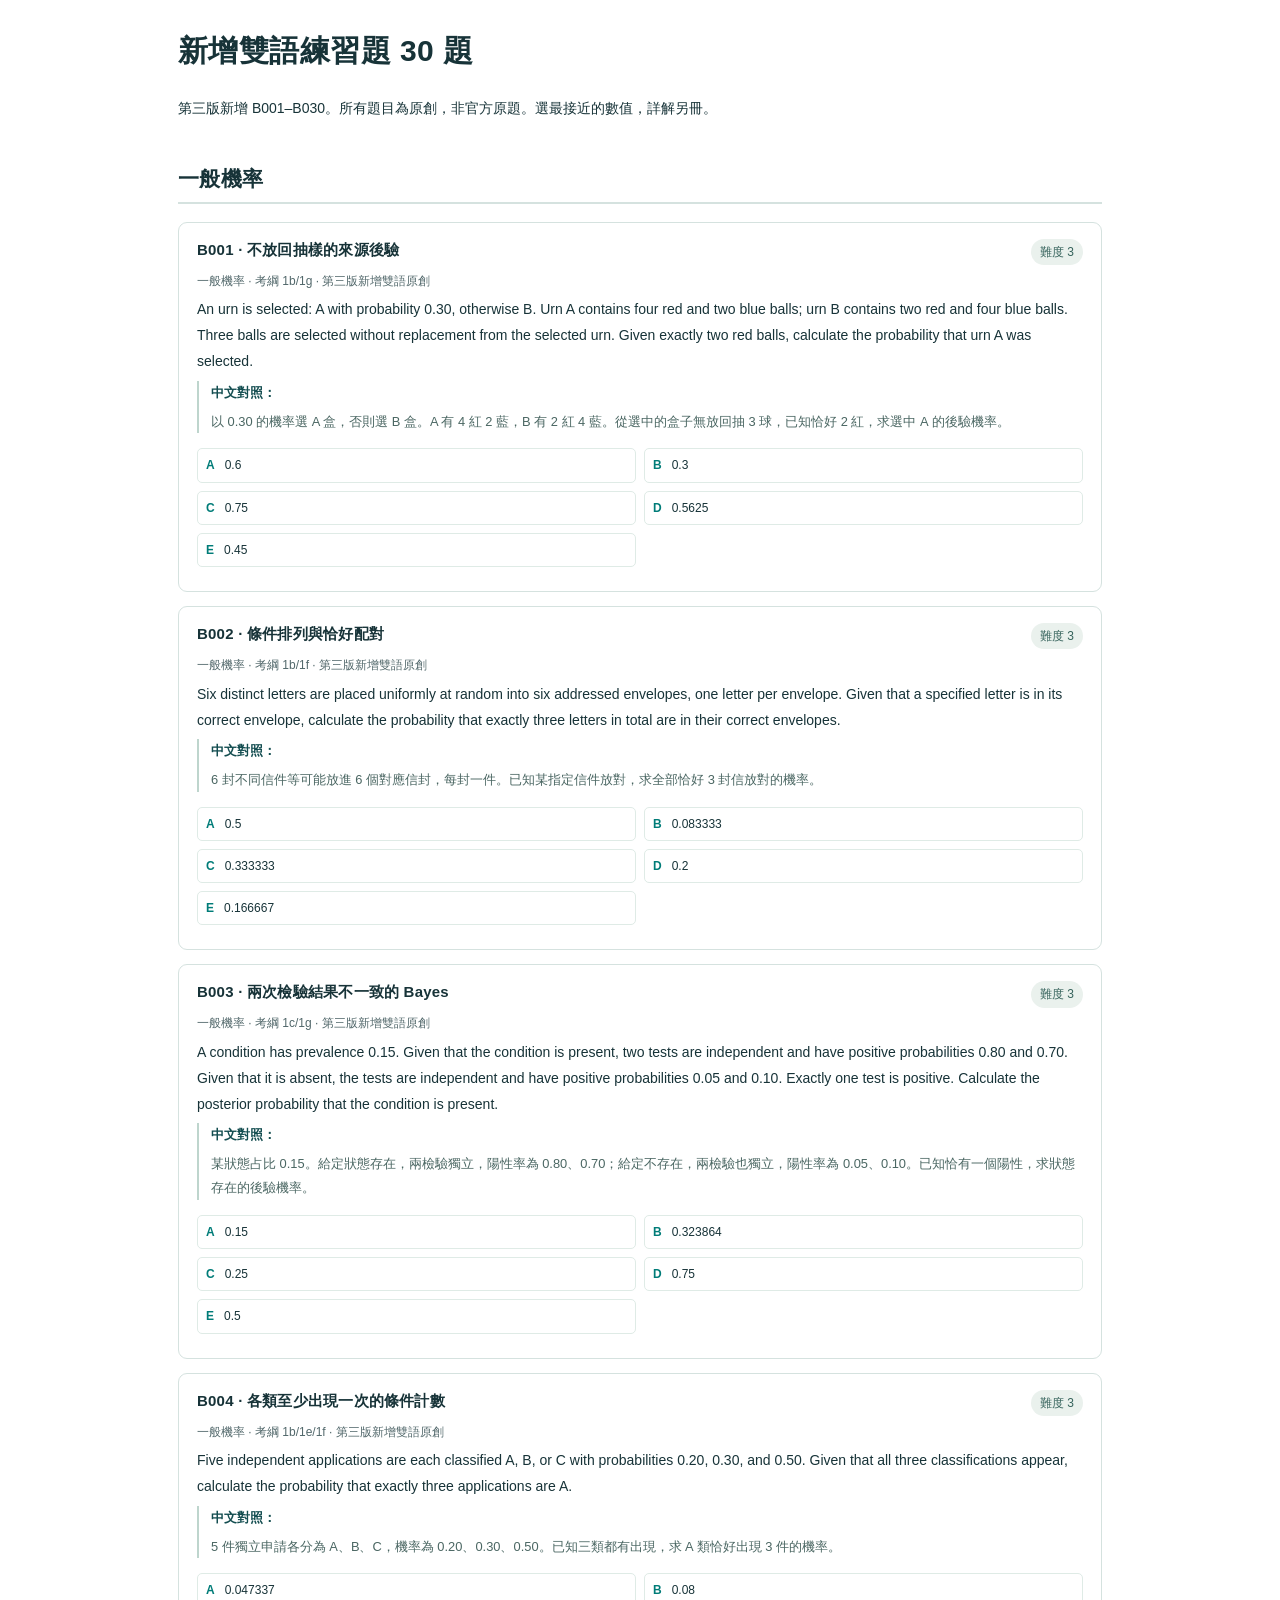
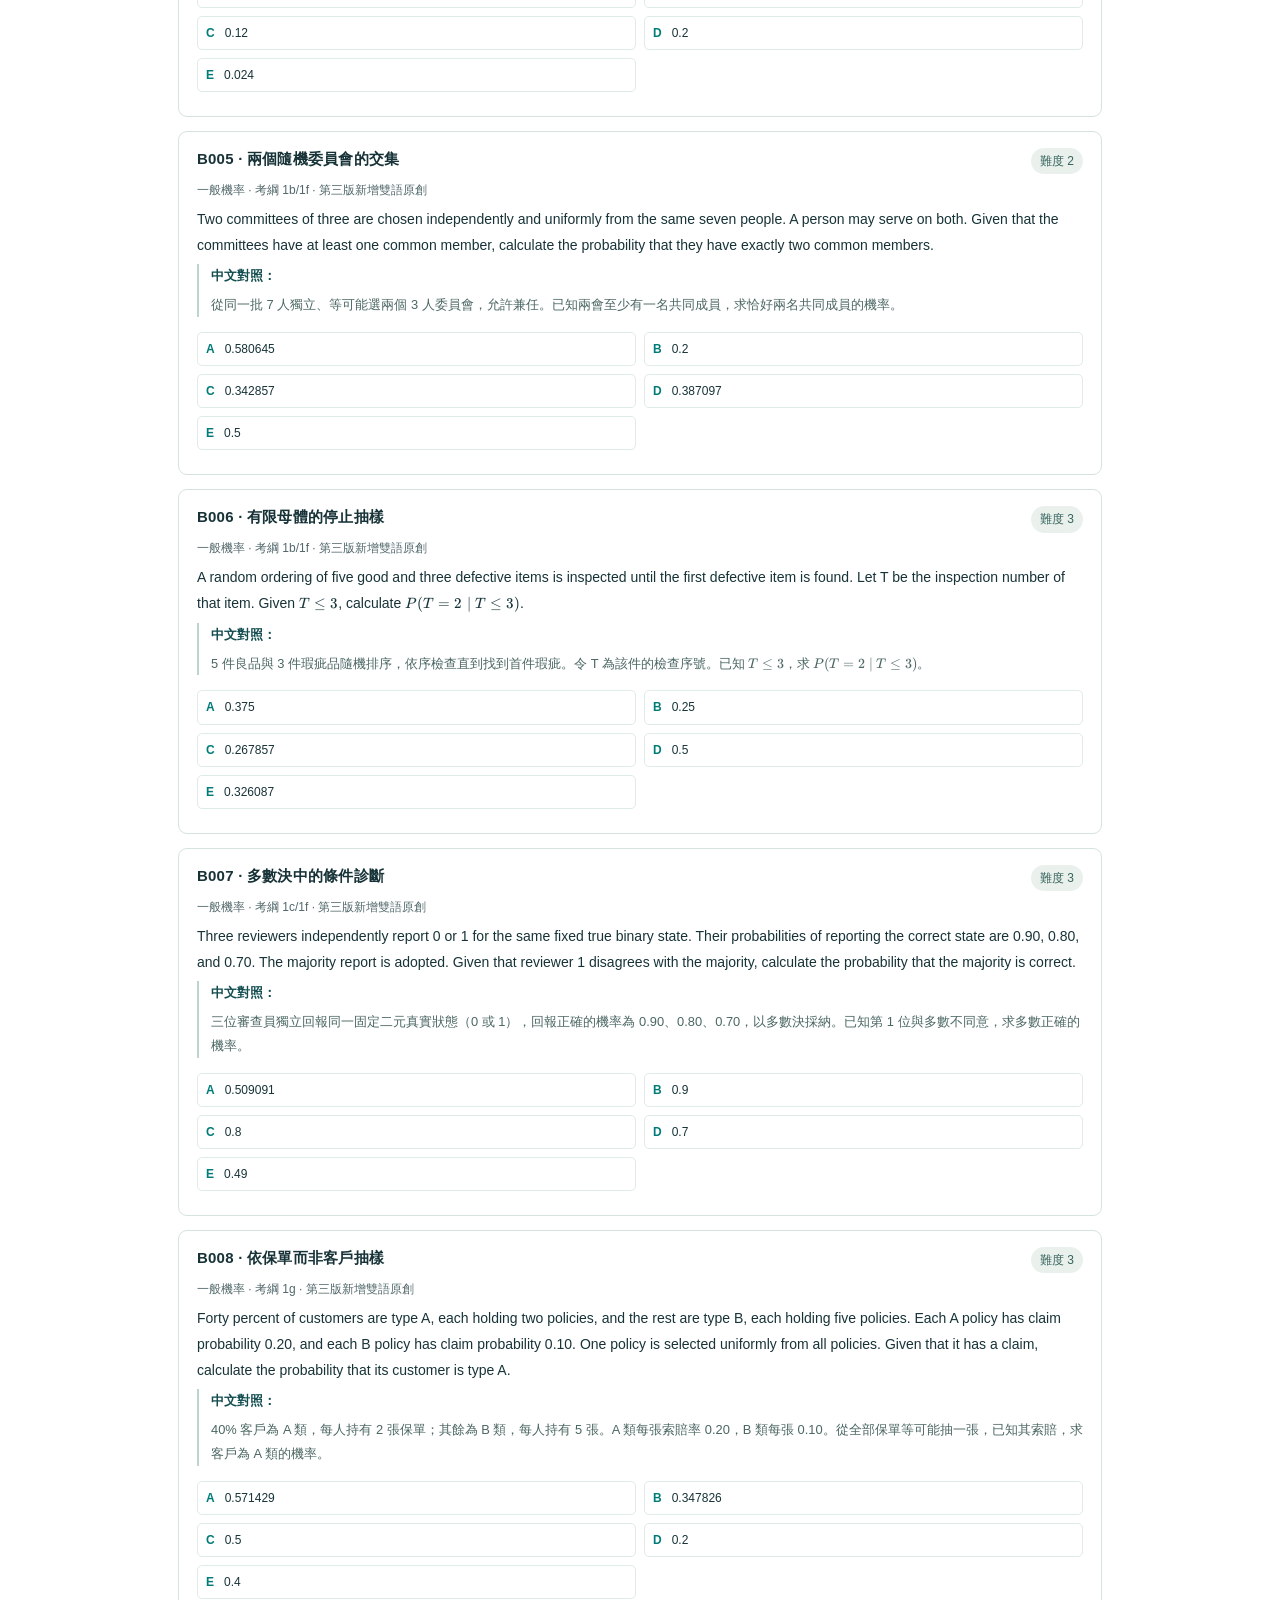
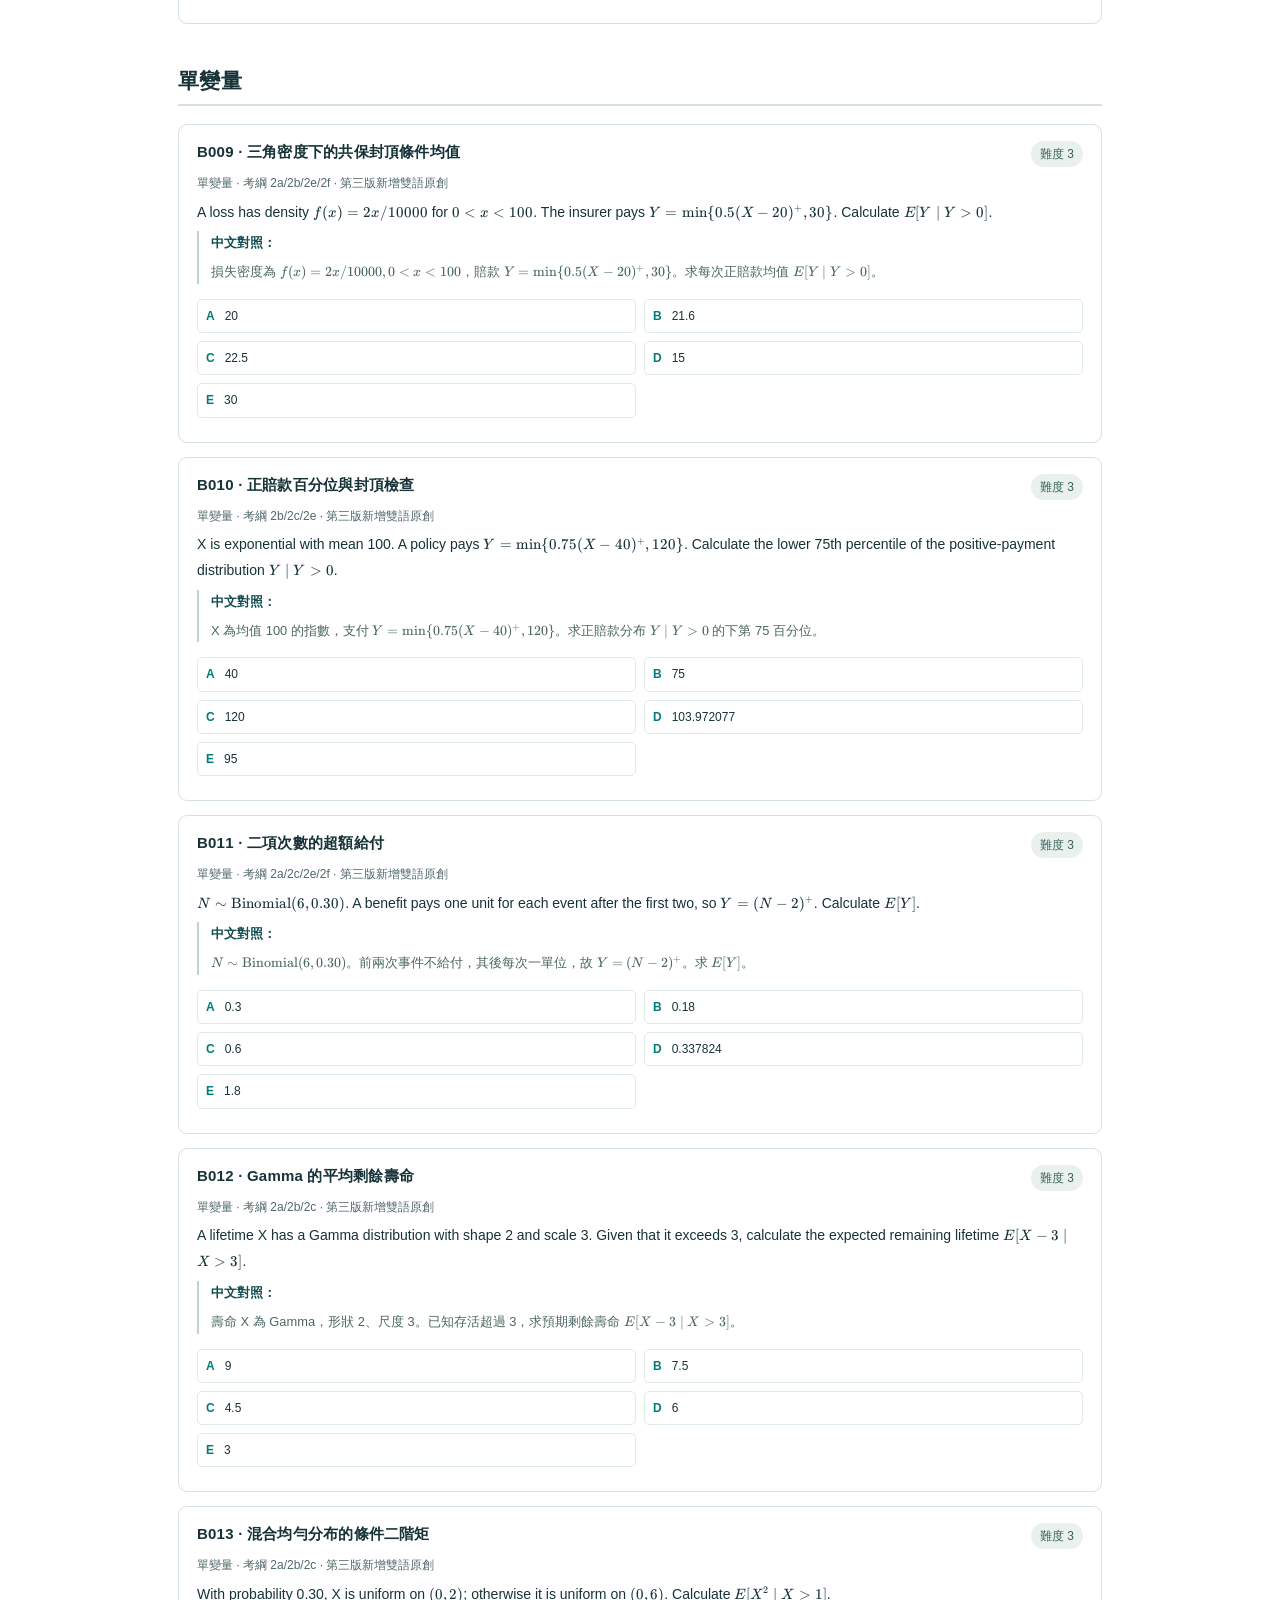
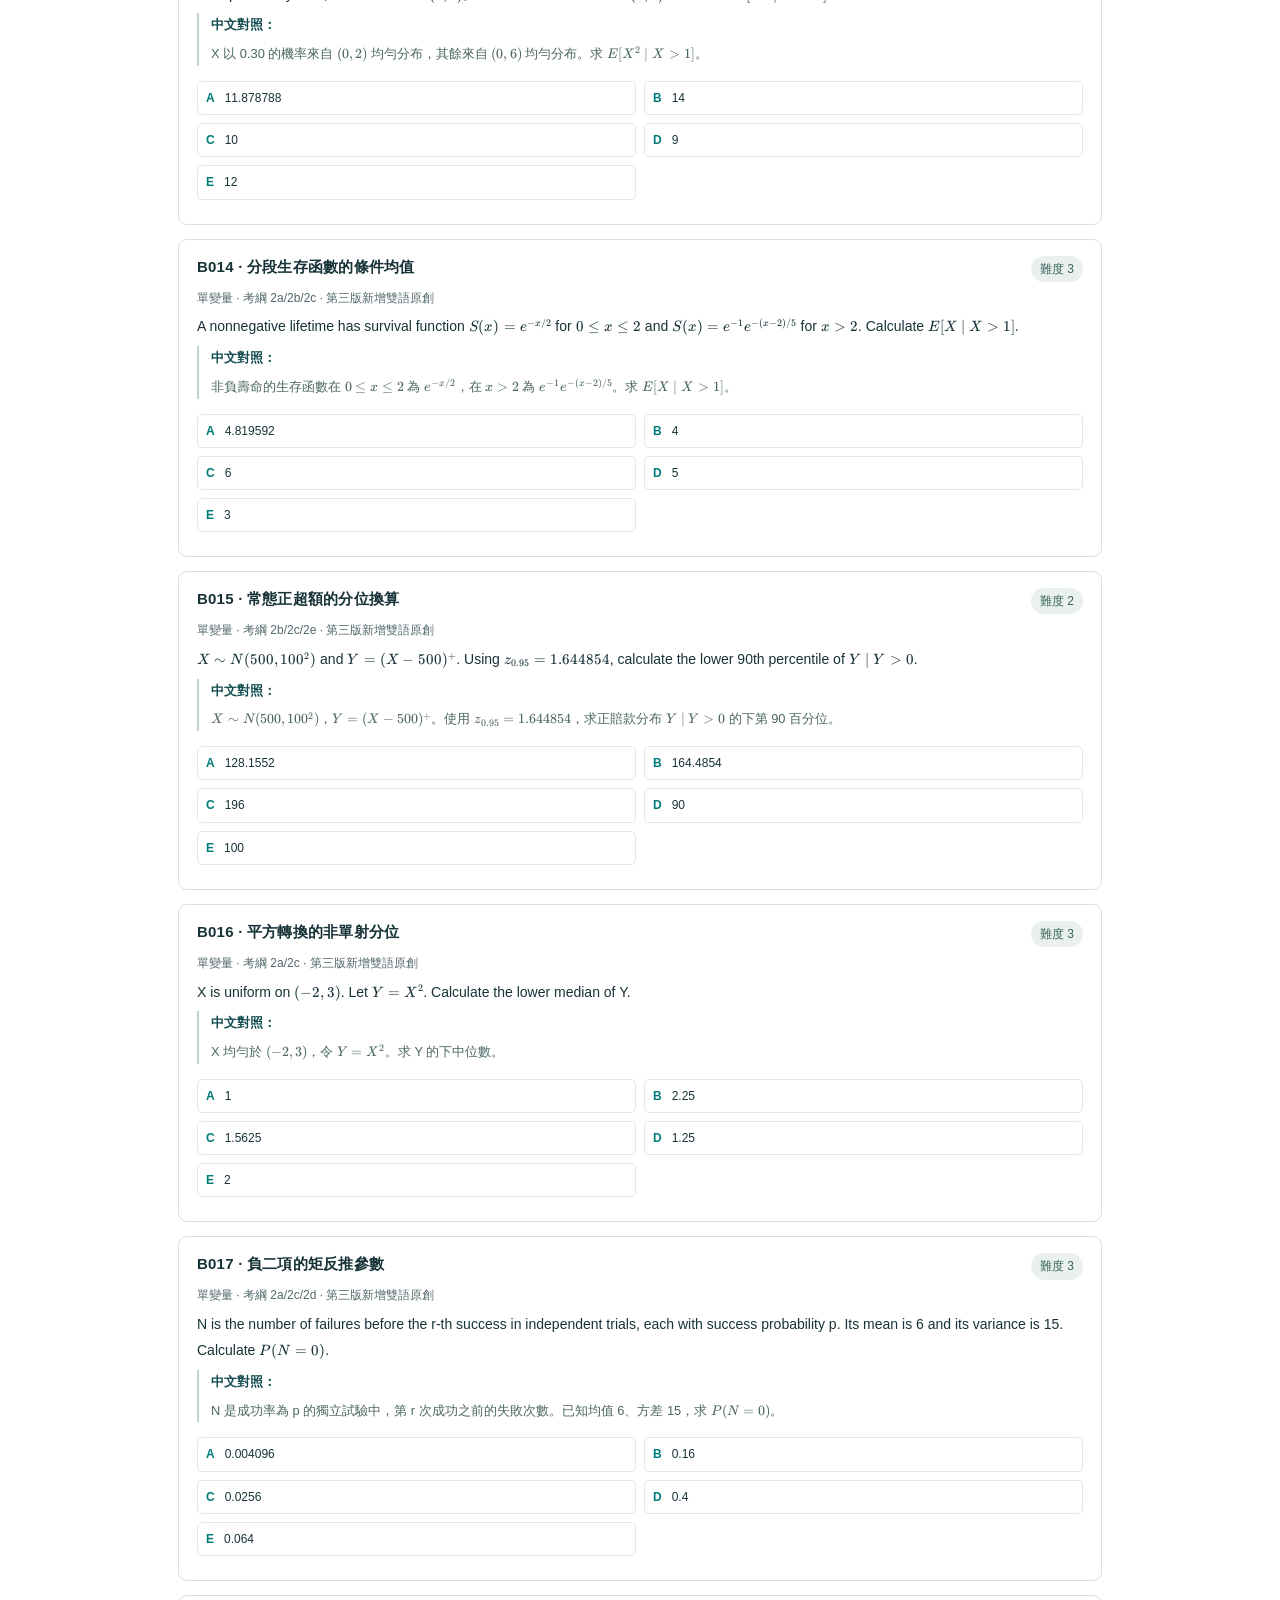
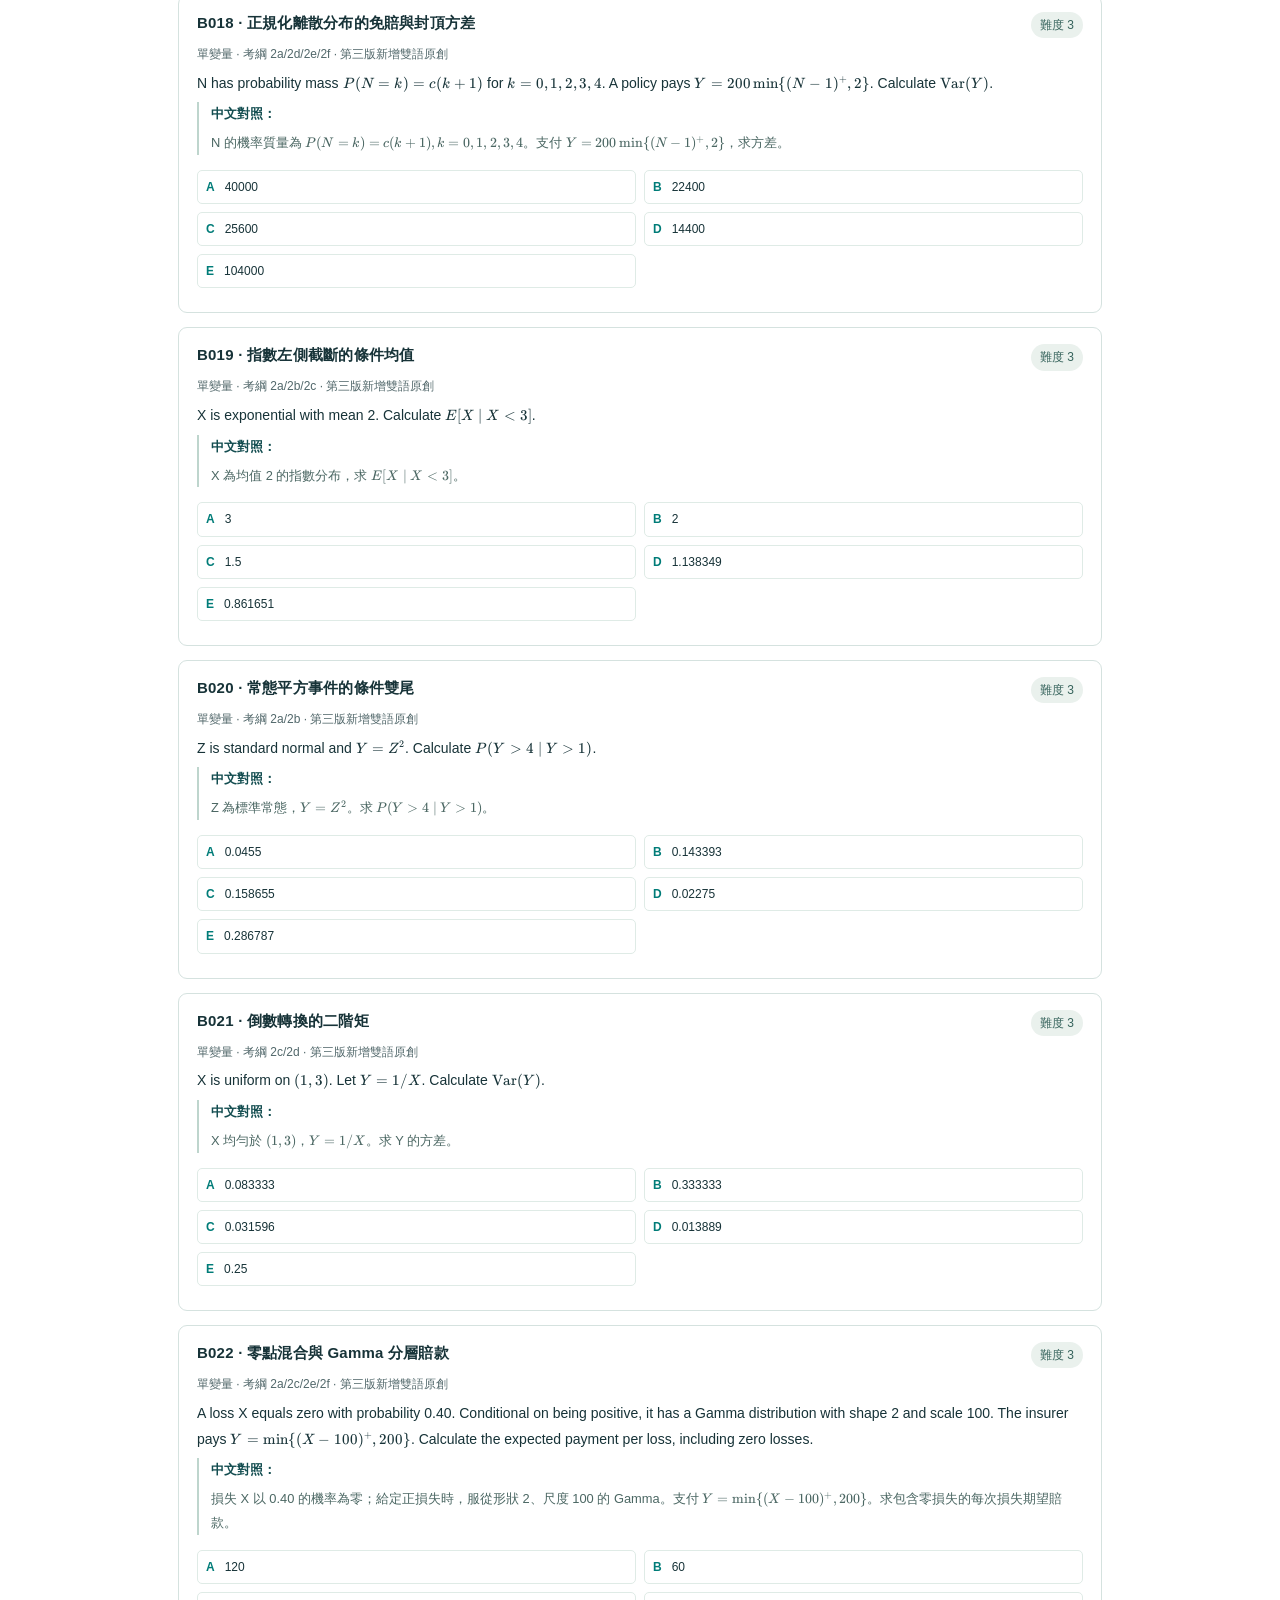
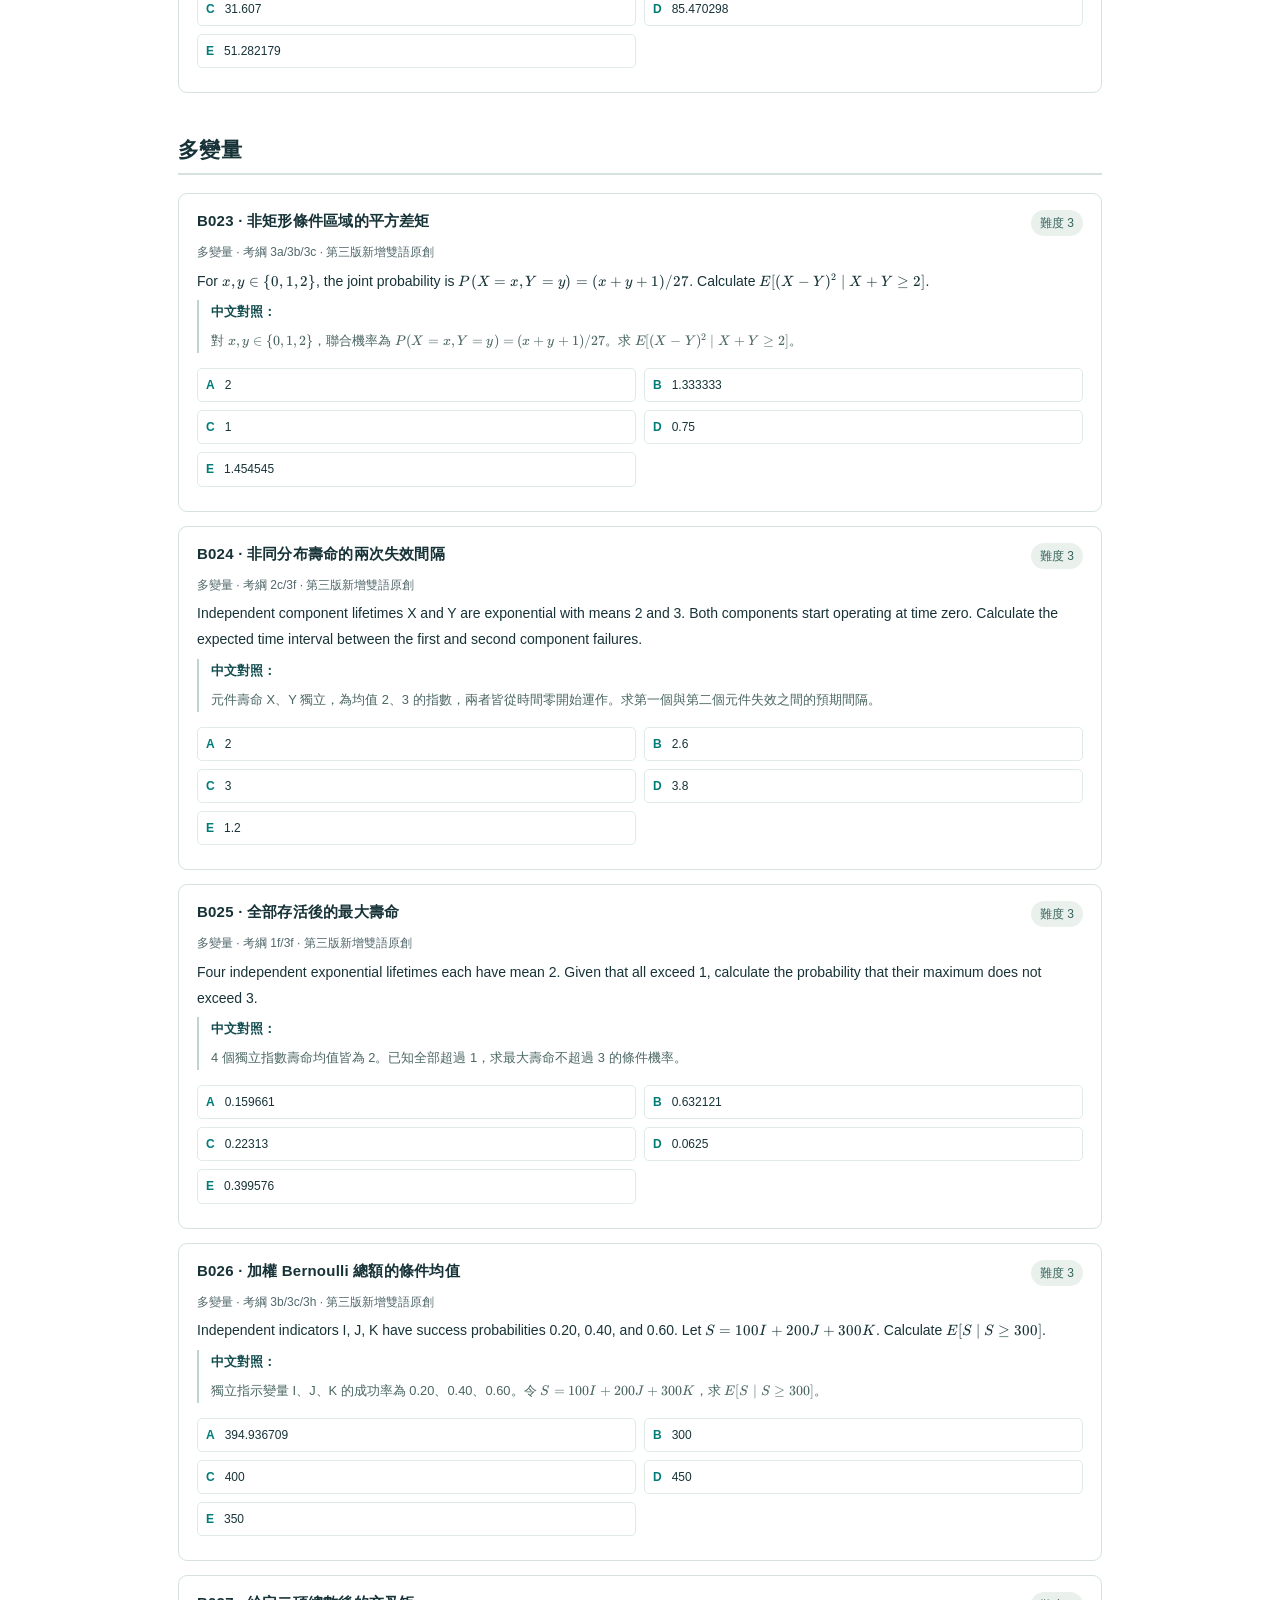
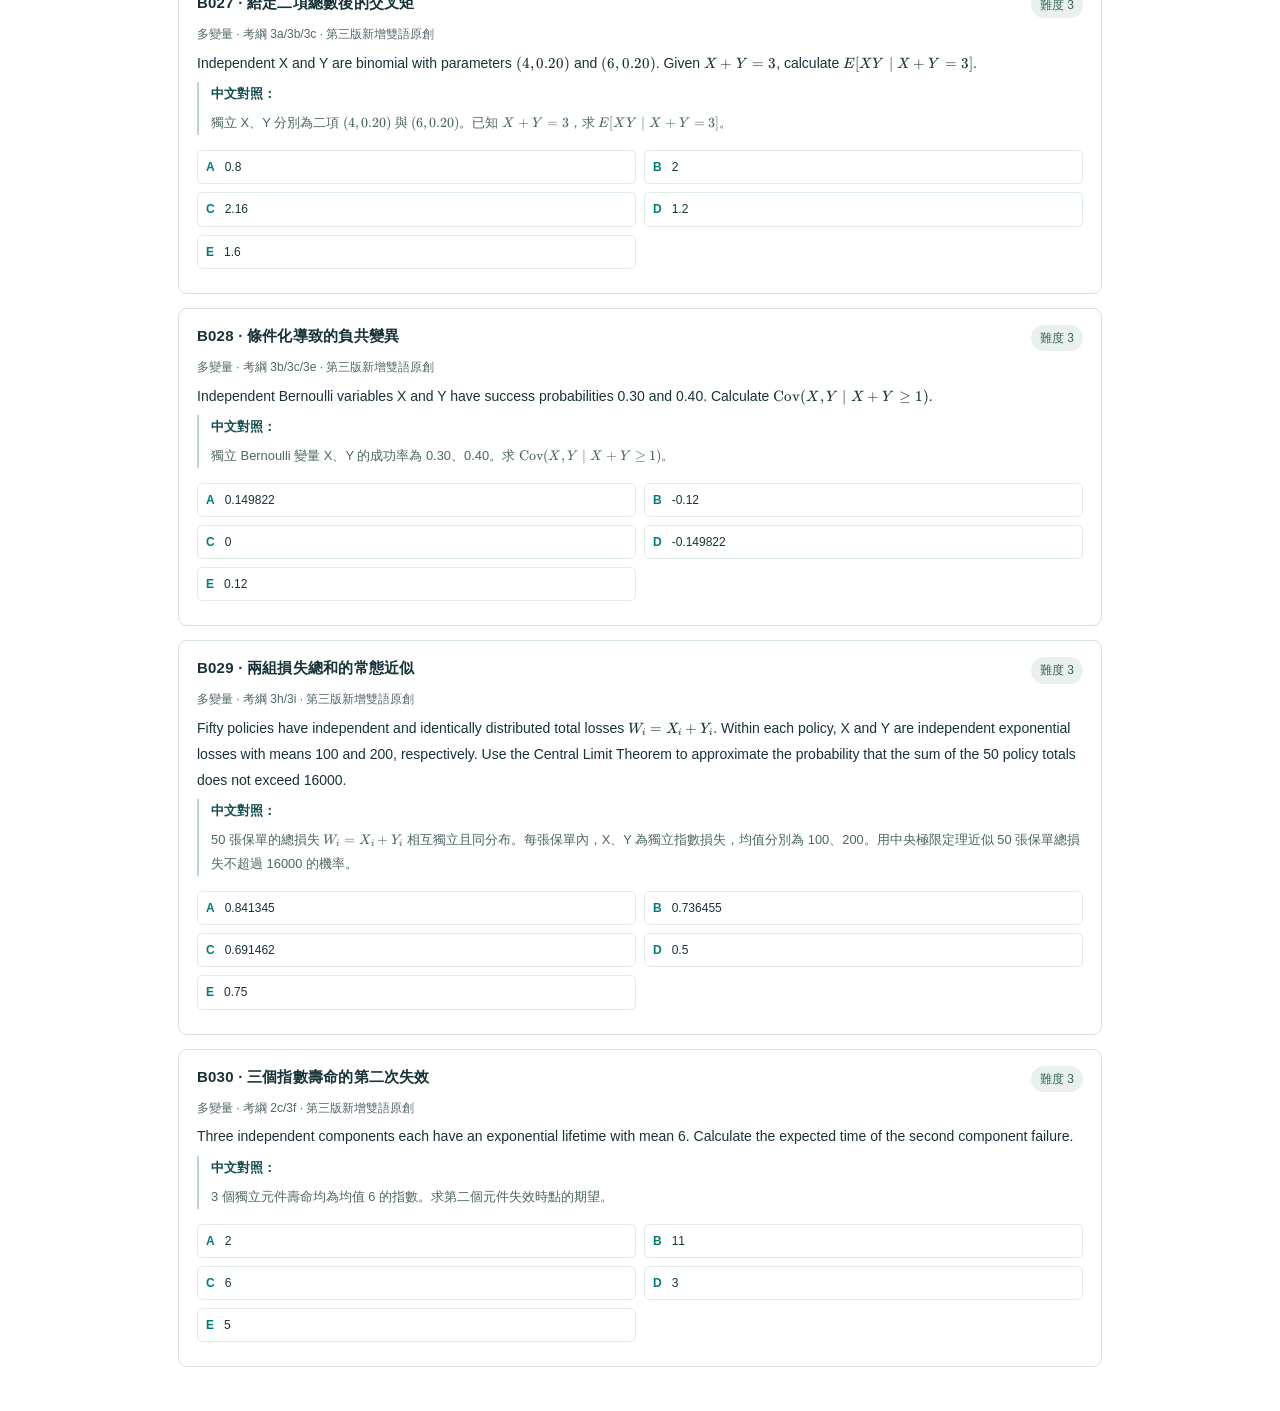
<file: 09_新增雙語練習題30題.html>
<!doctype html><html lang="zh-Hant"><head><meta charset="utf-8"><meta name="viewport" content="width=device-width, initial-scale=1"><title>新增雙語練習題30題</title><link rel="stylesheet" href="assets/katex.min.css"><link rel="stylesheet" href="assets/style.css"><link rel="stylesheet" href="assets/practice-v3.css"></head><body class="pdfbody"><main><h1>新增雙語練習題 30 題</h1><p>第三版新增 B001–B030。所有題目為原創，非官方原題。選最接近的數值，詳解另冊。</p><h2>一般機率</h2><article class="qcard" id="B001" data-area="G" data-level="3" data-bank="B" data-topic="不放回抽樣的來源後驗"><div class="qtop"><h3>B001 · 不放回抽樣的來源後驗</h3><span class="badge">難度 3</span></div><p class="qmeta">一般機率 · 考綱 1b/1g · 第三版新增雙語原創</p><p>An urn is selected: A with probability 0.30, otherwise B. Urn A contains four red and two blue balls; urn B contains two red and four blue balls. Three balls are selected without replacement from the selected urn. Given exactly two red balls, calculate the probability that urn A was selected.</p>
<div class="translation"><strong>中文對照：</strong><p>以 0.30 的機率選 A 盒，否則選 B 盒。A 有 4 紅 2 藍，B 有 2 紅 4 藍。從選中的盒子無放回抽 3 球，已知恰好 2 紅，求選中 A 的後驗機率。</p>
</div><div class="options"><div class="option"><b>A</b><span>0.6</span></div><div class="option"><b>B</b><span>0.3</span></div><div class="option"><b>C</b><span>0.75</span></div><div class="option"><b>D</b><span>0.5625</span></div><div class="option"><b>E</b><span>0.45</span></div></div></article><article class="qcard" id="B002" data-area="G" data-level="3" data-bank="B" data-topic="條件排列與恰好配對"><div class="qtop"><h3>B002 · 條件排列與恰好配對</h3><span class="badge">難度 3</span></div><p class="qmeta">一般機率 · 考綱 1b/1f · 第三版新增雙語原創</p><p>Six distinct letters are placed uniformly at random into six addressed envelopes, one letter per envelope. Given that a specified letter is in its correct envelope, calculate the probability that exactly three letters in total are in their correct envelopes.</p>
<div class="translation"><strong>中文對照：</strong><p>6 封不同信件等可能放進 6 個對應信封，每封一件。已知某指定信件放對，求全部恰好 3 封信放對的機率。</p>
</div><div class="options"><div class="option"><b>A</b><span>0.5</span></div><div class="option"><b>B</b><span>0.083333</span></div><div class="option"><b>C</b><span>0.333333</span></div><div class="option"><b>D</b><span>0.2</span></div><div class="option"><b>E</b><span>0.166667</span></div></div></article><article class="qcard" id="B003" data-area="G" data-level="3" data-bank="B" data-topic="兩次檢驗結果不一致的 Bayes"><div class="qtop"><h3>B003 · 兩次檢驗結果不一致的 Bayes</h3><span class="badge">難度 3</span></div><p class="qmeta">一般機率 · 考綱 1c/1g · 第三版新增雙語原創</p><p>A condition has prevalence 0.15. Given that the condition is present, two tests are independent and have positive probabilities 0.80 and 0.70. Given that it is absent, the tests are independent and have positive probabilities 0.05 and 0.10. Exactly one test is positive. Calculate the posterior probability that the condition is present.</p>
<div class="translation"><strong>中文對照：</strong><p>某狀態占比 0.15。給定狀態存在，兩檢驗獨立，陽性率為 0.80、0.70；給定不存在，兩檢驗也獨立，陽性率為 0.05、0.10。已知恰有一個陽性，求狀態存在的後驗機率。</p>
</div><div class="options"><div class="option"><b>A</b><span>0.15</span></div><div class="option"><b>B</b><span>0.323864</span></div><div class="option"><b>C</b><span>0.25</span></div><div class="option"><b>D</b><span>0.75</span></div><div class="option"><b>E</b><span>0.5</span></div></div></article><article class="qcard" id="B004" data-area="G" data-level="3" data-bank="B" data-topic="各類至少出現一次的條件計數"><div class="qtop"><h3>B004 · 各類至少出現一次的條件計數</h3><span class="badge">難度 3</span></div><p class="qmeta">一般機率 · 考綱 1b/1e/1f · 第三版新增雙語原創</p><p>Five independent applications are each classified A, B, or C with probabilities 0.20, 0.30, and 0.50. Given that all three classifications appear, calculate the probability that exactly three applications are A.</p>
<div class="translation"><strong>中文對照：</strong><p>5 件獨立申請各分為 A、B、C，機率為 0.20、0.30、0.50。已知三類都有出現，求 A 類恰好出現 3 件的機率。</p>
</div><div class="options"><div class="option"><b>A</b><span>0.047337</span></div><div class="option"><b>B</b><span>0.08</span></div><div class="option"><b>C</b><span>0.12</span></div><div class="option"><b>D</b><span>0.2</span></div><div class="option"><b>E</b><span>0.024</span></div></div></article><article class="qcard" id="B005" data-area="G" data-level="2" data-bank="B" data-topic="兩個隨機委員會的交集"><div class="qtop"><h3>B005 · 兩個隨機委員會的交集</h3><span class="badge">難度 2</span></div><p class="qmeta">一般機率 · 考綱 1b/1f · 第三版新增雙語原創</p><p>Two committees of three are chosen independently and uniformly from the same seven people. A person may serve on both. Given that the committees have at least one common member, calculate the probability that they have exactly two common members.</p>
<div class="translation"><strong>中文對照：</strong><p>從同一批 7 人獨立、等可能選兩個 3 人委員會，允許兼任。已知兩會至少有一名共同成員，求恰好兩名共同成員的機率。</p>
</div><div class="options"><div class="option"><b>A</b><span>0.580645</span></div><div class="option"><b>B</b><span>0.2</span></div><div class="option"><b>C</b><span>0.342857</span></div><div class="option"><b>D</b><span>0.387097</span></div><div class="option"><b>E</b><span>0.5</span></div></div></article><article class="qcard" id="B006" data-area="G" data-level="3" data-bank="B" data-topic="有限母體的停止抽樣"><div class="qtop"><h3>B006 · 有限母體的停止抽樣</h3><span class="badge">難度 3</span></div><p class="qmeta">一般機率 · 考綱 1b/1f · 第三版新增雙語原創</p><p>A random ordering of five good and three defective items is inspected until the first defective item is found. Let T be the inspection number of that item. Given <span class="katex"><span class="katex-html" aria-hidden="true"><span class="base"><span class="strut" style="height:0.8193em;vertical-align:-0.136em;"></span><span class="mord mathnormal" style="margin-right:0.13889em;">T</span><span class="mspace" style="margin-right:0.2778em;"></span><span class="mrel">≤</span><span class="mspace" style="margin-right:0.2778em;"></span></span><span class="base"><span class="strut" style="height:0.6444em;"></span><span class="mord">3</span></span></span></span>, calculate <span class="katex"><span class="katex-html" aria-hidden="true"><span class="base"><span class="strut" style="height:1em;vertical-align:-0.25em;"></span><span class="mord mathnormal" style="margin-right:0.13889em;">P</span><span class="mopen">(</span><span class="mord mathnormal" style="margin-right:0.13889em;">T</span><span class="mspace" style="margin-right:0.2778em;"></span><span class="mrel">=</span><span class="mspace" style="margin-right:0.2778em;"></span></span><span class="base"><span class="strut" style="height:1em;vertical-align:-0.25em;"></span><span class="mord">2</span><span class="mspace" style="margin-right:0.2778em;"></span><span class="mrel">∣</span><span class="mspace" style="margin-right:0.2778em;"></span></span><span class="base"><span class="strut" style="height:0.8193em;vertical-align:-0.136em;"></span><span class="mord mathnormal" style="margin-right:0.13889em;">T</span><span class="mspace" style="margin-right:0.2778em;"></span><span class="mrel">≤</span><span class="mspace" style="margin-right:0.2778em;"></span></span><span class="base"><span class="strut" style="height:1em;vertical-align:-0.25em;"></span><span class="mord">3</span><span class="mclose">)</span></span></span></span>.</p>
<div class="translation"><strong>中文對照：</strong><p>5 件良品與 3 件瑕疵品隨機排序，依序檢查直到找到首件瑕疵。令 T 為該件的檢查序號。已知 <span class="katex"><span class="katex-html" aria-hidden="true"><span class="base"><span class="strut" style="height:0.8193em;vertical-align:-0.136em;"></span><span class="mord mathnormal" style="margin-right:0.13889em;">T</span><span class="mspace" style="margin-right:0.2778em;"></span><span class="mrel">≤</span><span class="mspace" style="margin-right:0.2778em;"></span></span><span class="base"><span class="strut" style="height:0.6444em;"></span><span class="mord">3</span></span></span></span>，求 <span class="katex"><span class="katex-html" aria-hidden="true"><span class="base"><span class="strut" style="height:1em;vertical-align:-0.25em;"></span><span class="mord mathnormal" style="margin-right:0.13889em;">P</span><span class="mopen">(</span><span class="mord mathnormal" style="margin-right:0.13889em;">T</span><span class="mspace" style="margin-right:0.2778em;"></span><span class="mrel">=</span><span class="mspace" style="margin-right:0.2778em;"></span></span><span class="base"><span class="strut" style="height:1em;vertical-align:-0.25em;"></span><span class="mord">2</span><span class="mspace" style="margin-right:0.2778em;"></span><span class="mrel">∣</span><span class="mspace" style="margin-right:0.2778em;"></span></span><span class="base"><span class="strut" style="height:0.8193em;vertical-align:-0.136em;"></span><span class="mord mathnormal" style="margin-right:0.13889em;">T</span><span class="mspace" style="margin-right:0.2778em;"></span><span class="mrel">≤</span><span class="mspace" style="margin-right:0.2778em;"></span></span><span class="base"><span class="strut" style="height:1em;vertical-align:-0.25em;"></span><span class="mord">3</span><span class="mclose">)</span></span></span></span>。</p>
</div><div class="options"><div class="option"><b>A</b><span>0.375</span></div><div class="option"><b>B</b><span>0.25</span></div><div class="option"><b>C</b><span>0.267857</span></div><div class="option"><b>D</b><span>0.5</span></div><div class="option"><b>E</b><span>0.326087</span></div></div></article><article class="qcard" id="B007" data-area="G" data-level="3" data-bank="B" data-topic="多數決中的條件診斷"><div class="qtop"><h3>B007 · 多數決中的條件診斷</h3><span class="badge">難度 3</span></div><p class="qmeta">一般機率 · 考綱 1c/1f · 第三版新增雙語原創</p><p>Three reviewers independently report 0 or 1 for the same fixed true binary state. Their probabilities of reporting the correct state are 0.90, 0.80, and 0.70. The majority report is adopted. Given that reviewer 1 disagrees with the majority, calculate the probability that the majority is correct.</p>
<div class="translation"><strong>中文對照：</strong><p>三位審查員獨立回報同一固定二元真實狀態（0 或 1），回報正確的機率為 0.90、0.80、0.70，以多數決採納。已知第 1 位與多數不同意，求多數正確的機率。</p>
</div><div class="options"><div class="option"><b>A</b><span>0.509091</span></div><div class="option"><b>B</b><span>0.9</span></div><div class="option"><b>C</b><span>0.8</span></div><div class="option"><b>D</b><span>0.7</span></div><div class="option"><b>E</b><span>0.49</span></div></div></article><article class="qcard" id="B008" data-area="G" data-level="3" data-bank="B" data-topic="依保單而非客戶抽樣"><div class="qtop"><h3>B008 · 依保單而非客戶抽樣</h3><span class="badge">難度 3</span></div><p class="qmeta">一般機率 · 考綱 1g · 第三版新增雙語原創</p><p>Forty percent of customers are type A, each holding two policies, and the rest are type B, each holding five policies. Each A policy has claim probability 0.20, and each B policy has claim probability 0.10. One policy is selected uniformly from all policies. Given that it has a claim, calculate the probability that its customer is type A.</p>
<div class="translation"><strong>中文對照：</strong><p>40% 客戶為 A 類，每人持有 2 張保單；其餘為 B 類，每人持有 5 張。A 類每張索賠率 0.20，B 類每張 0.10。從全部保單等可能抽一張，已知其索賠，求客戶為 A 類的機率。</p>
</div><div class="options"><div class="option"><b>A</b><span>0.571429</span></div><div class="option"><b>B</b><span>0.347826</span></div><div class="option"><b>C</b><span>0.5</span></div><div class="option"><b>D</b><span>0.2</span></div><div class="option"><b>E</b><span>0.4</span></div></div></article><h2>單變量</h2><article class="qcard" id="B009" data-area="U" data-level="3" data-bank="B" data-topic="三角密度下的共保封頂條件均值"><div class="qtop"><h3>B009 · 三角密度下的共保封頂條件均值</h3><span class="badge">難度 3</span></div><p class="qmeta">單變量 · 考綱 2a/2b/2e/2f · 第三版新增雙語原創</p><p>A loss has density <span class="katex"><span class="katex-html" aria-hidden="true"><span class="base"><span class="strut" style="height:1em;vertical-align:-0.25em;"></span><span class="mord mathnormal" style="margin-right:0.10764em;">f</span><span class="mopen">(</span><span class="mord mathnormal">x</span><span class="mclose">)</span><span class="mspace" style="margin-right:0.2778em;"></span><span class="mrel">=</span><span class="mspace" style="margin-right:0.2778em;"></span></span><span class="base"><span class="strut" style="height:1em;vertical-align:-0.25em;"></span><span class="mord">2</span><span class="mord mathnormal">x</span><span class="mord">/10000</span></span></span></span> for <span class="katex"><span class="katex-html" aria-hidden="true"><span class="base"><span class="strut" style="height:0.6835em;vertical-align:-0.0391em;"></span><span class="mord">0</span><span class="mspace" style="margin-right:0.2778em;"></span><span class="mrel">&lt;</span><span class="mspace" style="margin-right:0.2778em;"></span></span><span class="base"><span class="strut" style="height:0.5782em;vertical-align:-0.0391em;"></span><span class="mord mathnormal">x</span><span class="mspace" style="margin-right:0.2778em;"></span><span class="mrel">&lt;</span><span class="mspace" style="margin-right:0.2778em;"></span></span><span class="base"><span class="strut" style="height:0.6444em;"></span><span class="mord">100</span></span></span></span>. The insurer pays <span class="katex"><span class="katex-html" aria-hidden="true"><span class="base"><span class="strut" style="height:0.6833em;"></span><span class="mord mathnormal" style="margin-right:0.22222em;">Y</span><span class="mspace" style="margin-right:0.2778em;"></span><span class="mrel">=</span><span class="mspace" style="margin-right:0.2778em;"></span></span><span class="base"><span class="strut" style="height:1em;vertical-align:-0.25em;"></span><span class="mop">min</span><span class="mopen">{</span><span class="mord">0.5</span><span class="mopen">(</span><span class="mord mathnormal" style="margin-right:0.07847em;">X</span><span class="mspace" style="margin-right:0.2222em;"></span><span class="mbin">−</span><span class="mspace" style="margin-right:0.2222em;"></span></span><span class="base"><span class="strut" style="height:1.0213em;vertical-align:-0.25em;"></span><span class="mord">20</span><span class="mclose"><span class="mclose">)</span><span class="msupsub"><span class="vlist-t"><span class="vlist-r"><span class="vlist" style="height:0.7713em;"><span style="top:-3.063em;margin-right:0.05em;"><span class="pstrut" style="height:2.7em;"></span><span class="sizing reset-size6 size3 mtight"><span class="mbin mtight">+</span></span></span></span></span></span></span></span><span class="mpunct">,</span><span class="mspace" style="margin-right:0.1667em;"></span><span class="mord">30</span><span class="mclose">}</span></span></span></span>. Calculate <span class="katex"><span class="katex-html" aria-hidden="true"><span class="base"><span class="strut" style="height:1em;vertical-align:-0.25em;"></span><span class="mord mathnormal" style="margin-right:0.05764em;">E</span><span class="mopen">[</span><span class="mord mathnormal" style="margin-right:0.22222em;">Y</span><span class="mspace" style="margin-right:0.2778em;"></span><span class="mrel">∣</span><span class="mspace" style="margin-right:0.2778em;"></span></span><span class="base"><span class="strut" style="height:0.7224em;vertical-align:-0.0391em;"></span><span class="mord mathnormal" style="margin-right:0.22222em;">Y</span><span class="mspace" style="margin-right:0.2778em;"></span><span class="mrel">&gt;</span><span class="mspace" style="margin-right:0.2778em;"></span></span><span class="base"><span class="strut" style="height:1em;vertical-align:-0.25em;"></span><span class="mord">0</span><span class="mclose">]</span></span></span></span>.</p>
<div class="translation"><strong>中文對照：</strong><p>損失密度為 <span class="katex"><span class="katex-html" aria-hidden="true"><span class="base"><span class="strut" style="height:1em;vertical-align:-0.25em;"></span><span class="mord mathnormal" style="margin-right:0.10764em;">f</span><span class="mopen">(</span><span class="mord mathnormal">x</span><span class="mclose">)</span><span class="mspace" style="margin-right:0.2778em;"></span><span class="mrel">=</span><span class="mspace" style="margin-right:0.2778em;"></span></span><span class="base"><span class="strut" style="height:1em;vertical-align:-0.25em;"></span><span class="mord">2</span><span class="mord mathnormal">x</span><span class="mord">/10000</span><span class="mpunct">,</span><span class="mspace" style="margin-right:0.1667em;"></span><span class="mord">0</span><span class="mspace" style="margin-right:0.2778em;"></span><span class="mrel">&lt;</span><span class="mspace" style="margin-right:0.2778em;"></span></span><span class="base"><span class="strut" style="height:0.5782em;vertical-align:-0.0391em;"></span><span class="mord mathnormal">x</span><span class="mspace" style="margin-right:0.2778em;"></span><span class="mrel">&lt;</span><span class="mspace" style="margin-right:0.2778em;"></span></span><span class="base"><span class="strut" style="height:0.6444em;"></span><span class="mord">100</span></span></span></span>，賠款 <span class="katex"><span class="katex-html" aria-hidden="true"><span class="base"><span class="strut" style="height:0.6833em;"></span><span class="mord mathnormal" style="margin-right:0.22222em;">Y</span><span class="mspace" style="margin-right:0.2778em;"></span><span class="mrel">=</span><span class="mspace" style="margin-right:0.2778em;"></span></span><span class="base"><span class="strut" style="height:1em;vertical-align:-0.25em;"></span><span class="mop">min</span><span class="mopen">{</span><span class="mord">0.5</span><span class="mopen">(</span><span class="mord mathnormal" style="margin-right:0.07847em;">X</span><span class="mspace" style="margin-right:0.2222em;"></span><span class="mbin">−</span><span class="mspace" style="margin-right:0.2222em;"></span></span><span class="base"><span class="strut" style="height:1.0213em;vertical-align:-0.25em;"></span><span class="mord">20</span><span class="mclose"><span class="mclose">)</span><span class="msupsub"><span class="vlist-t"><span class="vlist-r"><span class="vlist" style="height:0.7713em;"><span style="top:-3.063em;margin-right:0.05em;"><span class="pstrut" style="height:2.7em;"></span><span class="sizing reset-size6 size3 mtight"><span class="mbin mtight">+</span></span></span></span></span></span></span></span><span class="mpunct">,</span><span class="mspace" style="margin-right:0.1667em;"></span><span class="mord">30</span><span class="mclose">}</span></span></span></span>。求每次正賠款均值 <span class="katex"><span class="katex-html" aria-hidden="true"><span class="base"><span class="strut" style="height:1em;vertical-align:-0.25em;"></span><span class="mord mathnormal" style="margin-right:0.05764em;">E</span><span class="mopen">[</span><span class="mord mathnormal" style="margin-right:0.22222em;">Y</span><span class="mspace" style="margin-right:0.2778em;"></span><span class="mrel">∣</span><span class="mspace" style="margin-right:0.2778em;"></span></span><span class="base"><span class="strut" style="height:0.7224em;vertical-align:-0.0391em;"></span><span class="mord mathnormal" style="margin-right:0.22222em;">Y</span><span class="mspace" style="margin-right:0.2778em;"></span><span class="mrel">&gt;</span><span class="mspace" style="margin-right:0.2778em;"></span></span><span class="base"><span class="strut" style="height:1em;vertical-align:-0.25em;"></span><span class="mord">0</span><span class="mclose">]</span></span></span></span>。</p>
</div><div class="options"><div class="option"><b>A</b><span>20</span></div><div class="option"><b>B</b><span>21.6</span></div><div class="option"><b>C</b><span>22.5</span></div><div class="option"><b>D</b><span>15</span></div><div class="option"><b>E</b><span>30</span></div></div></article><article class="qcard" id="B010" data-area="U" data-level="3" data-bank="B" data-topic="正賠款百分位與封頂檢查"><div class="qtop"><h3>B010 · 正賠款百分位與封頂檢查</h3><span class="badge">難度 3</span></div><p class="qmeta">單變量 · 考綱 2b/2c/2e · 第三版新增雙語原創</p><p>X is exponential with mean 100. A policy pays <span class="katex"><span class="katex-html" aria-hidden="true"><span class="base"><span class="strut" style="height:0.6833em;"></span><span class="mord mathnormal" style="margin-right:0.22222em;">Y</span><span class="mspace" style="margin-right:0.2778em;"></span><span class="mrel">=</span><span class="mspace" style="margin-right:0.2778em;"></span></span><span class="base"><span class="strut" style="height:1em;vertical-align:-0.25em;"></span><span class="mop">min</span><span class="mopen">{</span><span class="mord">0.75</span><span class="mopen">(</span><span class="mord mathnormal" style="margin-right:0.07847em;">X</span><span class="mspace" style="margin-right:0.2222em;"></span><span class="mbin">−</span><span class="mspace" style="margin-right:0.2222em;"></span></span><span class="base"><span class="strut" style="height:1.0213em;vertical-align:-0.25em;"></span><span class="mord">40</span><span class="mclose"><span class="mclose">)</span><span class="msupsub"><span class="vlist-t"><span class="vlist-r"><span class="vlist" style="height:0.7713em;"><span style="top:-3.063em;margin-right:0.05em;"><span class="pstrut" style="height:2.7em;"></span><span class="sizing reset-size6 size3 mtight"><span class="mbin mtight">+</span></span></span></span></span></span></span></span><span class="mpunct">,</span><span class="mspace" style="margin-right:0.1667em;"></span><span class="mord">120</span><span class="mclose">}</span></span></span></span>. Calculate the lower 75th percentile of the positive-payment distribution <span class="katex"><span class="katex-html" aria-hidden="true"><span class="base"><span class="strut" style="height:1em;vertical-align:-0.25em;"></span><span class="mord mathnormal" style="margin-right:0.22222em;">Y</span><span class="mspace" style="margin-right:0.2778em;"></span><span class="mrel">∣</span><span class="mspace" style="margin-right:0.2778em;"></span></span><span class="base"><span class="strut" style="height:0.7224em;vertical-align:-0.0391em;"></span><span class="mord mathnormal" style="margin-right:0.22222em;">Y</span><span class="mspace" style="margin-right:0.2778em;"></span><span class="mrel">&gt;</span><span class="mspace" style="margin-right:0.2778em;"></span></span><span class="base"><span class="strut" style="height:0.6444em;"></span><span class="mord">0</span></span></span></span>.</p>
<div class="translation"><strong>中文對照：</strong><p>X 為均值 100 的指數，支付 <span class="katex"><span class="katex-html" aria-hidden="true"><span class="base"><span class="strut" style="height:0.6833em;"></span><span class="mord mathnormal" style="margin-right:0.22222em;">Y</span><span class="mspace" style="margin-right:0.2778em;"></span><span class="mrel">=</span><span class="mspace" style="margin-right:0.2778em;"></span></span><span class="base"><span class="strut" style="height:1em;vertical-align:-0.25em;"></span><span class="mop">min</span><span class="mopen">{</span><span class="mord">0.75</span><span class="mopen">(</span><span class="mord mathnormal" style="margin-right:0.07847em;">X</span><span class="mspace" style="margin-right:0.2222em;"></span><span class="mbin">−</span><span class="mspace" style="margin-right:0.2222em;"></span></span><span class="base"><span class="strut" style="height:1.0213em;vertical-align:-0.25em;"></span><span class="mord">40</span><span class="mclose"><span class="mclose">)</span><span class="msupsub"><span class="vlist-t"><span class="vlist-r"><span class="vlist" style="height:0.7713em;"><span style="top:-3.063em;margin-right:0.05em;"><span class="pstrut" style="height:2.7em;"></span><span class="sizing reset-size6 size3 mtight"><span class="mbin mtight">+</span></span></span></span></span></span></span></span><span class="mpunct">,</span><span class="mspace" style="margin-right:0.1667em;"></span><span class="mord">120</span><span class="mclose">}</span></span></span></span>。求正賠款分布 <span class="katex"><span class="katex-html" aria-hidden="true"><span class="base"><span class="strut" style="height:1em;vertical-align:-0.25em;"></span><span class="mord mathnormal" style="margin-right:0.22222em;">Y</span><span class="mspace" style="margin-right:0.2778em;"></span><span class="mrel">∣</span><span class="mspace" style="margin-right:0.2778em;"></span></span><span class="base"><span class="strut" style="height:0.7224em;vertical-align:-0.0391em;"></span><span class="mord mathnormal" style="margin-right:0.22222em;">Y</span><span class="mspace" style="margin-right:0.2778em;"></span><span class="mrel">&gt;</span><span class="mspace" style="margin-right:0.2778em;"></span></span><span class="base"><span class="strut" style="height:0.6444em;"></span><span class="mord">0</span></span></span></span> 的下第 75 百分位。</p>
</div><div class="options"><div class="option"><b>A</b><span>40</span></div><div class="option"><b>B</b><span>75</span></div><div class="option"><b>C</b><span>120</span></div><div class="option"><b>D</b><span>103.972077</span></div><div class="option"><b>E</b><span>95</span></div></div></article><article class="qcard" id="B011" data-area="U" data-level="3" data-bank="B" data-topic="二項次數的超額給付"><div class="qtop"><h3>B011 · 二項次數的超額給付</h3><span class="badge">難度 3</span></div><p class="qmeta">單變量 · 考綱 2a/2c/2e/2f · 第三版新增雙語原創</p><p><span class="katex"><span class="katex-html" aria-hidden="true"><span class="base"><span class="strut" style="height:0.6833em;"></span><span class="mord mathnormal" style="margin-right:0.10903em;">N</span><span class="mspace" style="margin-right:0.2778em;"></span><span class="mrel">∼</span><span class="mspace" style="margin-right:0.2778em;"></span></span><span class="base"><span class="strut" style="height:1em;vertical-align:-0.25em;"></span><span class="mop"><span class="mord mathrm">Binomial</span></span><span class="mopen">(</span><span class="mord">6</span><span class="mpunct">,</span><span class="mspace" style="margin-right:0.1667em;"></span><span class="mord">0.30</span><span class="mclose">)</span></span></span></span>. A benefit pays one unit for each event after the first two, so <span class="katex"><span class="katex-html" aria-hidden="true"><span class="base"><span class="strut" style="height:0.6833em;"></span><span class="mord mathnormal" style="margin-right:0.22222em;">Y</span><span class="mspace" style="margin-right:0.2778em;"></span><span class="mrel">=</span><span class="mspace" style="margin-right:0.2778em;"></span></span><span class="base"><span class="strut" style="height:1em;vertical-align:-0.25em;"></span><span class="mopen">(</span><span class="mord mathnormal" style="margin-right:0.10903em;">N</span><span class="mspace" style="margin-right:0.2222em;"></span><span class="mbin">−</span><span class="mspace" style="margin-right:0.2222em;"></span></span><span class="base"><span class="strut" style="height:1.0213em;vertical-align:-0.25em;"></span><span class="mord">2</span><span class="mclose"><span class="mclose">)</span><span class="msupsub"><span class="vlist-t"><span class="vlist-r"><span class="vlist" style="height:0.7713em;"><span style="top:-3.063em;margin-right:0.05em;"><span class="pstrut" style="height:2.7em;"></span><span class="sizing reset-size6 size3 mtight"><span class="mbin mtight">+</span></span></span></span></span></span></span></span></span></span></span>. Calculate <span class="katex"><span class="katex-html" aria-hidden="true"><span class="base"><span class="strut" style="height:1em;vertical-align:-0.25em;"></span><span class="mord mathnormal" style="margin-right:0.05764em;">E</span><span class="mopen">[</span><span class="mord mathnormal" style="margin-right:0.22222em;">Y</span><span class="mclose">]</span></span></span></span>.</p>
<div class="translation"><strong>中文對照：</strong><p><span class="katex"><span class="katex-html" aria-hidden="true"><span class="base"><span class="strut" style="height:0.6833em;"></span><span class="mord mathnormal" style="margin-right:0.10903em;">N</span><span class="mspace" style="margin-right:0.2778em;"></span><span class="mrel">∼</span><span class="mspace" style="margin-right:0.2778em;"></span></span><span class="base"><span class="strut" style="height:1em;vertical-align:-0.25em;"></span><span class="mop"><span class="mord mathrm">Binomial</span></span><span class="mopen">(</span><span class="mord">6</span><span class="mpunct">,</span><span class="mspace" style="margin-right:0.1667em;"></span><span class="mord">0.30</span><span class="mclose">)</span></span></span></span>。前兩次事件不給付，其後每次一單位，故 <span class="katex"><span class="katex-html" aria-hidden="true"><span class="base"><span class="strut" style="height:0.6833em;"></span><span class="mord mathnormal" style="margin-right:0.22222em;">Y</span><span class="mspace" style="margin-right:0.2778em;"></span><span class="mrel">=</span><span class="mspace" style="margin-right:0.2778em;"></span></span><span class="base"><span class="strut" style="height:1em;vertical-align:-0.25em;"></span><span class="mopen">(</span><span class="mord mathnormal" style="margin-right:0.10903em;">N</span><span class="mspace" style="margin-right:0.2222em;"></span><span class="mbin">−</span><span class="mspace" style="margin-right:0.2222em;"></span></span><span class="base"><span class="strut" style="height:1.0213em;vertical-align:-0.25em;"></span><span class="mord">2</span><span class="mclose"><span class="mclose">)</span><span class="msupsub"><span class="vlist-t"><span class="vlist-r"><span class="vlist" style="height:0.7713em;"><span style="top:-3.063em;margin-right:0.05em;"><span class="pstrut" style="height:2.7em;"></span><span class="sizing reset-size6 size3 mtight"><span class="mbin mtight">+</span></span></span></span></span></span></span></span></span></span></span>。求 <span class="katex"><span class="katex-html" aria-hidden="true"><span class="base"><span class="strut" style="height:1em;vertical-align:-0.25em;"></span><span class="mord mathnormal" style="margin-right:0.05764em;">E</span><span class="mopen">[</span><span class="mord mathnormal" style="margin-right:0.22222em;">Y</span><span class="mclose">]</span></span></span></span>。</p>
</div><div class="options"><div class="option"><b>A</b><span>0.3</span></div><div class="option"><b>B</b><span>0.18</span></div><div class="option"><b>C</b><span>0.6</span></div><div class="option"><b>D</b><span>0.337824</span></div><div class="option"><b>E</b><span>1.8</span></div></div></article><article class="qcard" id="B012" data-area="U" data-level="3" data-bank="B" data-topic="Gamma 的平均剩餘壽命"><div class="qtop"><h3>B012 · Gamma 的平均剩餘壽命</h3><span class="badge">難度 3</span></div><p class="qmeta">單變量 · 考綱 2a/2b/2c · 第三版新增雙語原創</p><p>A lifetime X has a Gamma distribution with shape 2 and scale 3. Given that it exceeds 3, calculate the expected remaining lifetime <span class="katex"><span class="katex-html" aria-hidden="true"><span class="base"><span class="strut" style="height:1em;vertical-align:-0.25em;"></span><span class="mord mathnormal" style="margin-right:0.05764em;">E</span><span class="mopen">[</span><span class="mord mathnormal" style="margin-right:0.07847em;">X</span><span class="mspace" style="margin-right:0.2222em;"></span><span class="mbin">−</span><span class="mspace" style="margin-right:0.2222em;"></span></span><span class="base"><span class="strut" style="height:1em;vertical-align:-0.25em;"></span><span class="mord">3</span><span class="mspace" style="margin-right:0.2778em;"></span><span class="mrel">∣</span><span class="mspace" style="margin-right:0.2778em;"></span></span><span class="base"><span class="strut" style="height:0.7224em;vertical-align:-0.0391em;"></span><span class="mord mathnormal" style="margin-right:0.07847em;">X</span><span class="mspace" style="margin-right:0.2778em;"></span><span class="mrel">&gt;</span><span class="mspace" style="margin-right:0.2778em;"></span></span><span class="base"><span class="strut" style="height:1em;vertical-align:-0.25em;"></span><span class="mord">3</span><span class="mclose">]</span></span></span></span>.</p>
<div class="translation"><strong>中文對照：</strong><p>壽命 X 為 Gamma，形狀 2、尺度 3。已知存活超過 3，求預期剩餘壽命 <span class="katex"><span class="katex-html" aria-hidden="true"><span class="base"><span class="strut" style="height:1em;vertical-align:-0.25em;"></span><span class="mord mathnormal" style="margin-right:0.05764em;">E</span><span class="mopen">[</span><span class="mord mathnormal" style="margin-right:0.07847em;">X</span><span class="mspace" style="margin-right:0.2222em;"></span><span class="mbin">−</span><span class="mspace" style="margin-right:0.2222em;"></span></span><span class="base"><span class="strut" style="height:1em;vertical-align:-0.25em;"></span><span class="mord">3</span><span class="mspace" style="margin-right:0.2778em;"></span><span class="mrel">∣</span><span class="mspace" style="margin-right:0.2778em;"></span></span><span class="base"><span class="strut" style="height:0.7224em;vertical-align:-0.0391em;"></span><span class="mord mathnormal" style="margin-right:0.07847em;">X</span><span class="mspace" style="margin-right:0.2778em;"></span><span class="mrel">&gt;</span><span class="mspace" style="margin-right:0.2778em;"></span></span><span class="base"><span class="strut" style="height:1em;vertical-align:-0.25em;"></span><span class="mord">3</span><span class="mclose">]</span></span></span></span>。</p>
</div><div class="options"><div class="option"><b>A</b><span>9</span></div><div class="option"><b>B</b><span>7.5</span></div><div class="option"><b>C</b><span>4.5</span></div><div class="option"><b>D</b><span>6</span></div><div class="option"><b>E</b><span>3</span></div></div></article><article class="qcard" id="B013" data-area="U" data-level="3" data-bank="B" data-topic="混合均勻分布的條件二階矩"><div class="qtop"><h3>B013 · 混合均勻分布的條件二階矩</h3><span class="badge">難度 3</span></div><p class="qmeta">單變量 · 考綱 2a/2b/2c · 第三版新增雙語原創</p><p>With probability 0.30, X is uniform on <span class="katex"><span class="katex-html" aria-hidden="true"><span class="base"><span class="strut" style="height:1em;vertical-align:-0.25em;"></span><span class="mopen">(</span><span class="mord">0</span><span class="mpunct">,</span><span class="mspace" style="margin-right:0.1667em;"></span><span class="mord">2</span><span class="mclose">)</span></span></span></span>; otherwise it is uniform on <span class="katex"><span class="katex-html" aria-hidden="true"><span class="base"><span class="strut" style="height:1em;vertical-align:-0.25em;"></span><span class="mopen">(</span><span class="mord">0</span><span class="mpunct">,</span><span class="mspace" style="margin-right:0.1667em;"></span><span class="mord">6</span><span class="mclose">)</span></span></span></span>. Calculate <span class="katex"><span class="katex-html" aria-hidden="true"><span class="base"><span class="strut" style="height:1.0641em;vertical-align:-0.25em;"></span><span class="mord mathnormal" style="margin-right:0.05764em;">E</span><span class="mopen">[</span><span class="mord"><span class="mord mathnormal" style="margin-right:0.07847em;">X</span><span class="msupsub"><span class="vlist-t"><span class="vlist-r"><span class="vlist" style="height:0.8141em;"><span style="top:-3.063em;margin-right:0.05em;"><span class="pstrut" style="height:2.7em;"></span><span class="sizing reset-size6 size3 mtight"><span class="mord mtight">2</span></span></span></span></span></span></span></span><span class="mspace" style="margin-right:0.2778em;"></span><span class="mrel">∣</span><span class="mspace" style="margin-right:0.2778em;"></span></span><span class="base"><span class="strut" style="height:0.7224em;vertical-align:-0.0391em;"></span><span class="mord mathnormal" style="margin-right:0.07847em;">X</span><span class="mspace" style="margin-right:0.2778em;"></span><span class="mrel">&gt;</span><span class="mspace" style="margin-right:0.2778em;"></span></span><span class="base"><span class="strut" style="height:1em;vertical-align:-0.25em;"></span><span class="mord">1</span><span class="mclose">]</span></span></span></span>.</p>
<div class="translation"><strong>中文對照：</strong><p>X 以 0.30 的機率來自 <span class="katex"><span class="katex-html" aria-hidden="true"><span class="base"><span class="strut" style="height:1em;vertical-align:-0.25em;"></span><span class="mopen">(</span><span class="mord">0</span><span class="mpunct">,</span><span class="mspace" style="margin-right:0.1667em;"></span><span class="mord">2</span><span class="mclose">)</span></span></span></span> 均勻分布，其餘來自 <span class="katex"><span class="katex-html" aria-hidden="true"><span class="base"><span class="strut" style="height:1em;vertical-align:-0.25em;"></span><span class="mopen">(</span><span class="mord">0</span><span class="mpunct">,</span><span class="mspace" style="margin-right:0.1667em;"></span><span class="mord">6</span><span class="mclose">)</span></span></span></span> 均勻分布。求 <span class="katex"><span class="katex-html" aria-hidden="true"><span class="base"><span class="strut" style="height:1.0641em;vertical-align:-0.25em;"></span><span class="mord mathnormal" style="margin-right:0.05764em;">E</span><span class="mopen">[</span><span class="mord"><span class="mord mathnormal" style="margin-right:0.07847em;">X</span><span class="msupsub"><span class="vlist-t"><span class="vlist-r"><span class="vlist" style="height:0.8141em;"><span style="top:-3.063em;margin-right:0.05em;"><span class="pstrut" style="height:2.7em;"></span><span class="sizing reset-size6 size3 mtight"><span class="mord mtight">2</span></span></span></span></span></span></span></span><span class="mspace" style="margin-right:0.2778em;"></span><span class="mrel">∣</span><span class="mspace" style="margin-right:0.2778em;"></span></span><span class="base"><span class="strut" style="height:0.7224em;vertical-align:-0.0391em;"></span><span class="mord mathnormal" style="margin-right:0.07847em;">X</span><span class="mspace" style="margin-right:0.2778em;"></span><span class="mrel">&gt;</span><span class="mspace" style="margin-right:0.2778em;"></span></span><span class="base"><span class="strut" style="height:1em;vertical-align:-0.25em;"></span><span class="mord">1</span><span class="mclose">]</span></span></span></span>。</p>
</div><div class="options"><div class="option"><b>A</b><span>11.878788</span></div><div class="option"><b>B</b><span>14</span></div><div class="option"><b>C</b><span>10</span></div><div class="option"><b>D</b><span>9</span></div><div class="option"><b>E</b><span>12</span></div></div></article><article class="qcard" id="B014" data-area="U" data-level="3" data-bank="B" data-topic="分段生存函數的條件均值"><div class="qtop"><h3>B014 · 分段生存函數的條件均值</h3><span class="badge">難度 3</span></div><p class="qmeta">單變量 · 考綱 2a/2b/2c · 第三版新增雙語原創</p><p>A nonnegative lifetime has survival function <span class="katex"><span class="katex-html" aria-hidden="true"><span class="base"><span class="strut" style="height:1em;vertical-align:-0.25em;"></span><span class="mord mathnormal" style="margin-right:0.05764em;">S</span><span class="mopen">(</span><span class="mord mathnormal">x</span><span class="mclose">)</span><span class="mspace" style="margin-right:0.2778em;"></span><span class="mrel">=</span><span class="mspace" style="margin-right:0.2778em;"></span></span><span class="base"><span class="strut" style="height:0.888em;"></span><span class="mord"><span class="mord mathnormal">e</span><span class="msupsub"><span class="vlist-t"><span class="vlist-r"><span class="vlist" style="height:0.888em;"><span style="top:-3.063em;margin-right:0.05em;"><span class="pstrut" style="height:2.7em;"></span><span class="sizing reset-size6 size3 mtight"><span class="mord mtight"><span class="mord mtight">−</span><span class="mord mathnormal mtight">x</span><span class="mord mtight">/2</span></span></span></span></span></span></span></span></span></span></span></span> for <span class="katex"><span class="katex-html" aria-hidden="true"><span class="base"><span class="strut" style="height:0.7804em;vertical-align:-0.136em;"></span><span class="mord">0</span><span class="mspace" style="margin-right:0.2778em;"></span><span class="mrel">≤</span><span class="mspace" style="margin-right:0.2778em;"></span></span><span class="base"><span class="strut" style="height:0.7719em;vertical-align:-0.136em;"></span><span class="mord mathnormal">x</span><span class="mspace" style="margin-right:0.2778em;"></span><span class="mrel">≤</span><span class="mspace" style="margin-right:0.2778em;"></span></span><span class="base"><span class="strut" style="height:0.6444em;"></span><span class="mord">2</span></span></span></span> and <span class="katex"><span class="katex-html" aria-hidden="true"><span class="base"><span class="strut" style="height:1em;vertical-align:-0.25em;"></span><span class="mord mathnormal" style="margin-right:0.05764em;">S</span><span class="mopen">(</span><span class="mord mathnormal">x</span><span class="mclose">)</span><span class="mspace" style="margin-right:0.2778em;"></span><span class="mrel">=</span><span class="mspace" style="margin-right:0.2778em;"></span></span><span class="base"><span class="strut" style="height:0.888em;"></span><span class="mord"><span class="mord mathnormal">e</span><span class="msupsub"><span class="vlist-t"><span class="vlist-r"><span class="vlist" style="height:0.8141em;"><span style="top:-3.063em;margin-right:0.05em;"><span class="pstrut" style="height:2.7em;"></span><span class="sizing reset-size6 size3 mtight"><span class="mord mtight"><span class="mord mtight">−</span><span class="mord mtight">1</span></span></span></span></span></span></span></span></span><span class="mord"><span class="mord mathnormal">e</span><span class="msupsub"><span class="vlist-t"><span class="vlist-r"><span class="vlist" style="height:0.888em;"><span style="top:-3.063em;margin-right:0.05em;"><span class="pstrut" style="height:2.7em;"></span><span class="sizing reset-size6 size3 mtight"><span class="mord mtight"><span class="mord mtight">−</span><span class="mopen mtight">(</span><span class="mord mathnormal mtight">x</span><span class="mbin mtight">−</span><span class="mord mtight">2</span><span class="mclose mtight">)</span><span class="mord mtight">/5</span></span></span></span></span></span></span></span></span></span></span></span> for <span class="katex"><span class="katex-html" aria-hidden="true"><span class="base"><span class="strut" style="height:0.5782em;vertical-align:-0.0391em;"></span><span class="mord mathnormal">x</span><span class="mspace" style="margin-right:0.2778em;"></span><span class="mrel">&gt;</span><span class="mspace" style="margin-right:0.2778em;"></span></span><span class="base"><span class="strut" style="height:0.6444em;"></span><span class="mord">2</span></span></span></span>. Calculate <span class="katex"><span class="katex-html" aria-hidden="true"><span class="base"><span class="strut" style="height:1em;vertical-align:-0.25em;"></span><span class="mord mathnormal" style="margin-right:0.05764em;">E</span><span class="mopen">[</span><span class="mord mathnormal" style="margin-right:0.07847em;">X</span><span class="mspace" style="margin-right:0.2778em;"></span><span class="mrel">∣</span><span class="mspace" style="margin-right:0.2778em;"></span></span><span class="base"><span class="strut" style="height:0.7224em;vertical-align:-0.0391em;"></span><span class="mord mathnormal" style="margin-right:0.07847em;">X</span><span class="mspace" style="margin-right:0.2778em;"></span><span class="mrel">&gt;</span><span class="mspace" style="margin-right:0.2778em;"></span></span><span class="base"><span class="strut" style="height:1em;vertical-align:-0.25em;"></span><span class="mord">1</span><span class="mclose">]</span></span></span></span>.</p>
<div class="translation"><strong>中文對照：</strong><p>非負壽命的生存函數在 <span class="katex"><span class="katex-html" aria-hidden="true"><span class="base"><span class="strut" style="height:0.7804em;vertical-align:-0.136em;"></span><span class="mord">0</span><span class="mspace" style="margin-right:0.2778em;"></span><span class="mrel">≤</span><span class="mspace" style="margin-right:0.2778em;"></span></span><span class="base"><span class="strut" style="height:0.7719em;vertical-align:-0.136em;"></span><span class="mord mathnormal">x</span><span class="mspace" style="margin-right:0.2778em;"></span><span class="mrel">≤</span><span class="mspace" style="margin-right:0.2778em;"></span></span><span class="base"><span class="strut" style="height:0.6444em;"></span><span class="mord">2</span></span></span></span> 為 <span class="katex"><span class="katex-html" aria-hidden="true"><span class="base"><span class="strut" style="height:0.888em;"></span><span class="mord"><span class="mord mathnormal">e</span><span class="msupsub"><span class="vlist-t"><span class="vlist-r"><span class="vlist" style="height:0.888em;"><span style="top:-3.063em;margin-right:0.05em;"><span class="pstrut" style="height:2.7em;"></span><span class="sizing reset-size6 size3 mtight"><span class="mord mtight"><span class="mord mtight">−</span><span class="mord mathnormal mtight">x</span><span class="mord mtight">/2</span></span></span></span></span></span></span></span></span></span></span></span>，在 <span class="katex"><span class="katex-html" aria-hidden="true"><span class="base"><span class="strut" style="height:0.5782em;vertical-align:-0.0391em;"></span><span class="mord mathnormal">x</span><span class="mspace" style="margin-right:0.2778em;"></span><span class="mrel">&gt;</span><span class="mspace" style="margin-right:0.2778em;"></span></span><span class="base"><span class="strut" style="height:0.6444em;"></span><span class="mord">2</span></span></span></span> 為 <span class="katex"><span class="katex-html" aria-hidden="true"><span class="base"><span class="strut" style="height:0.888em;"></span><span class="mord"><span class="mord mathnormal">e</span><span class="msupsub"><span class="vlist-t"><span class="vlist-r"><span class="vlist" style="height:0.8141em;"><span style="top:-3.063em;margin-right:0.05em;"><span class="pstrut" style="height:2.7em;"></span><span class="sizing reset-size6 size3 mtight"><span class="mord mtight"><span class="mord mtight">−</span><span class="mord mtight">1</span></span></span></span></span></span></span></span></span><span class="mord"><span class="mord mathnormal">e</span><span class="msupsub"><span class="vlist-t"><span class="vlist-r"><span class="vlist" style="height:0.888em;"><span style="top:-3.063em;margin-right:0.05em;"><span class="pstrut" style="height:2.7em;"></span><span class="sizing reset-size6 size3 mtight"><span class="mord mtight"><span class="mord mtight">−</span><span class="mopen mtight">(</span><span class="mord mathnormal mtight">x</span><span class="mbin mtight">−</span><span class="mord mtight">2</span><span class="mclose mtight">)</span><span class="mord mtight">/5</span></span></span></span></span></span></span></span></span></span></span></span>。求 <span class="katex"><span class="katex-html" aria-hidden="true"><span class="base"><span class="strut" style="height:1em;vertical-align:-0.25em;"></span><span class="mord mathnormal" style="margin-right:0.05764em;">E</span><span class="mopen">[</span><span class="mord mathnormal" style="margin-right:0.07847em;">X</span><span class="mspace" style="margin-right:0.2778em;"></span><span class="mrel">∣</span><span class="mspace" style="margin-right:0.2778em;"></span></span><span class="base"><span class="strut" style="height:0.7224em;vertical-align:-0.0391em;"></span><span class="mord mathnormal" style="margin-right:0.07847em;">X</span><span class="mspace" style="margin-right:0.2778em;"></span><span class="mrel">&gt;</span><span class="mspace" style="margin-right:0.2778em;"></span></span><span class="base"><span class="strut" style="height:1em;vertical-align:-0.25em;"></span><span class="mord">1</span><span class="mclose">]</span></span></span></span>。</p>
</div><div class="options"><div class="option"><b>A</b><span>4.819592</span></div><div class="option"><b>B</b><span>4</span></div><div class="option"><b>C</b><span>6</span></div><div class="option"><b>D</b><span>5</span></div><div class="option"><b>E</b><span>3</span></div></div></article><article class="qcard" id="B015" data-area="U" data-level="2" data-bank="B" data-topic="常態正超額的分位換算"><div class="qtop"><h3>B015 · 常態正超額的分位換算</h3><span class="badge">難度 2</span></div><p class="qmeta">單變量 · 考綱 2b/2c/2e · 第三版新增雙語原創</p><p><span class="katex"><span class="katex-html" aria-hidden="true"><span class="base"><span class="strut" style="height:0.6833em;"></span><span class="mord mathnormal" style="margin-right:0.07847em;">X</span><span class="mspace" style="margin-right:0.2778em;"></span><span class="mrel">∼</span><span class="mspace" style="margin-right:0.2778em;"></span></span><span class="base"><span class="strut" style="height:1.0641em;vertical-align:-0.25em;"></span><span class="mord mathnormal" style="margin-right:0.10903em;">N</span><span class="mopen">(</span><span class="mord">500</span><span class="mpunct">,</span><span class="mspace" style="margin-right:0.1667em;"></span><span class="mord">10</span><span class="mord"><span class="mord">0</span><span class="msupsub"><span class="vlist-t"><span class="vlist-r"><span class="vlist" style="height:0.8141em;"><span style="top:-3.063em;margin-right:0.05em;"><span class="pstrut" style="height:2.7em;"></span><span class="sizing reset-size6 size3 mtight"><span class="mord mtight">2</span></span></span></span></span></span></span></span><span class="mclose">)</span></span></span></span> and <span class="katex"><span class="katex-html" aria-hidden="true"><span class="base"><span class="strut" style="height:0.6833em;"></span><span class="mord mathnormal" style="margin-right:0.22222em;">Y</span><span class="mspace" style="margin-right:0.2778em;"></span><span class="mrel">=</span><span class="mspace" style="margin-right:0.2778em;"></span></span><span class="base"><span class="strut" style="height:1em;vertical-align:-0.25em;"></span><span class="mopen">(</span><span class="mord mathnormal" style="margin-right:0.07847em;">X</span><span class="mspace" style="margin-right:0.2222em;"></span><span class="mbin">−</span><span class="mspace" style="margin-right:0.2222em;"></span></span><span class="base"><span class="strut" style="height:1.0213em;vertical-align:-0.25em;"></span><span class="mord">500</span><span class="mclose"><span class="mclose">)</span><span class="msupsub"><span class="vlist-t"><span class="vlist-r"><span class="vlist" style="height:0.7713em;"><span style="top:-3.063em;margin-right:0.05em;"><span class="pstrut" style="height:2.7em;"></span><span class="sizing reset-size6 size3 mtight"><span class="mbin mtight">+</span></span></span></span></span></span></span></span></span></span></span>. Using <span class="katex"><span class="katex-html" aria-hidden="true"><span class="base"><span class="strut" style="height:0.5806em;vertical-align:-0.15em;"></span><span class="mord"><span class="mord mathnormal" style="margin-right:0.04398em;">z</span><span class="msupsub"><span class="vlist-t vlist-t2"><span class="vlist-r"><span class="vlist" style="height:0.3011em;"><span style="top:-2.55em;margin-left:-0.044em;margin-right:0.05em;"><span class="pstrut" style="height:2.7em;"></span><span class="sizing reset-size6 size3 mtight"><span class="mord mtight"><span class="mord mtight">0.95</span></span></span></span></span><span class="vlist-s">​</span></span><span class="vlist-r"><span class="vlist" style="height:0.15em;"><span></span></span></span></span></span></span><span class="mspace" style="margin-right:0.2778em;"></span><span class="mrel">=</span><span class="mspace" style="margin-right:0.2778em;"></span></span><span class="base"><span class="strut" style="height:0.6444em;"></span><span class="mord">1.644854</span></span></span></span>, calculate the lower 90th percentile of <span class="katex"><span class="katex-html" aria-hidden="true"><span class="base"><span class="strut" style="height:1em;vertical-align:-0.25em;"></span><span class="mord mathnormal" style="margin-right:0.22222em;">Y</span><span class="mspace" style="margin-right:0.2778em;"></span><span class="mrel">∣</span><span class="mspace" style="margin-right:0.2778em;"></span></span><span class="base"><span class="strut" style="height:0.7224em;vertical-align:-0.0391em;"></span><span class="mord mathnormal" style="margin-right:0.22222em;">Y</span><span class="mspace" style="margin-right:0.2778em;"></span><span class="mrel">&gt;</span><span class="mspace" style="margin-right:0.2778em;"></span></span><span class="base"><span class="strut" style="height:0.6444em;"></span><span class="mord">0</span></span></span></span>.</p>
<div class="translation"><strong>中文對照：</strong><p><span class="katex"><span class="katex-html" aria-hidden="true"><span class="base"><span class="strut" style="height:0.6833em;"></span><span class="mord mathnormal" style="margin-right:0.07847em;">X</span><span class="mspace" style="margin-right:0.2778em;"></span><span class="mrel">∼</span><span class="mspace" style="margin-right:0.2778em;"></span></span><span class="base"><span class="strut" style="height:1.0641em;vertical-align:-0.25em;"></span><span class="mord mathnormal" style="margin-right:0.10903em;">N</span><span class="mopen">(</span><span class="mord">500</span><span class="mpunct">,</span><span class="mspace" style="margin-right:0.1667em;"></span><span class="mord">10</span><span class="mord"><span class="mord">0</span><span class="msupsub"><span class="vlist-t"><span class="vlist-r"><span class="vlist" style="height:0.8141em;"><span style="top:-3.063em;margin-right:0.05em;"><span class="pstrut" style="height:2.7em;"></span><span class="sizing reset-size6 size3 mtight"><span class="mord mtight">2</span></span></span></span></span></span></span></span><span class="mclose">)</span></span></span></span>，<span class="katex"><span class="katex-html" aria-hidden="true"><span class="base"><span class="strut" style="height:0.6833em;"></span><span class="mord mathnormal" style="margin-right:0.22222em;">Y</span><span class="mspace" style="margin-right:0.2778em;"></span><span class="mrel">=</span><span class="mspace" style="margin-right:0.2778em;"></span></span><span class="base"><span class="strut" style="height:1em;vertical-align:-0.25em;"></span><span class="mopen">(</span><span class="mord mathnormal" style="margin-right:0.07847em;">X</span><span class="mspace" style="margin-right:0.2222em;"></span><span class="mbin">−</span><span class="mspace" style="margin-right:0.2222em;"></span></span><span class="base"><span class="strut" style="height:1.0213em;vertical-align:-0.25em;"></span><span class="mord">500</span><span class="mclose"><span class="mclose">)</span><span class="msupsub"><span class="vlist-t"><span class="vlist-r"><span class="vlist" style="height:0.7713em;"><span style="top:-3.063em;margin-right:0.05em;"><span class="pstrut" style="height:2.7em;"></span><span class="sizing reset-size6 size3 mtight"><span class="mbin mtight">+</span></span></span></span></span></span></span></span></span></span></span>。使用 <span class="katex"><span class="katex-html" aria-hidden="true"><span class="base"><span class="strut" style="height:0.5806em;vertical-align:-0.15em;"></span><span class="mord"><span class="mord mathnormal" style="margin-right:0.04398em;">z</span><span class="msupsub"><span class="vlist-t vlist-t2"><span class="vlist-r"><span class="vlist" style="height:0.3011em;"><span style="top:-2.55em;margin-left:-0.044em;margin-right:0.05em;"><span class="pstrut" style="height:2.7em;"></span><span class="sizing reset-size6 size3 mtight"><span class="mord mtight"><span class="mord mtight">0.95</span></span></span></span></span><span class="vlist-s">​</span></span><span class="vlist-r"><span class="vlist" style="height:0.15em;"><span></span></span></span></span></span></span><span class="mspace" style="margin-right:0.2778em;"></span><span class="mrel">=</span><span class="mspace" style="margin-right:0.2778em;"></span></span><span class="base"><span class="strut" style="height:0.6444em;"></span><span class="mord">1.644854</span></span></span></span>，求正賠款分布 <span class="katex"><span class="katex-html" aria-hidden="true"><span class="base"><span class="strut" style="height:1em;vertical-align:-0.25em;"></span><span class="mord mathnormal" style="margin-right:0.22222em;">Y</span><span class="mspace" style="margin-right:0.2778em;"></span><span class="mrel">∣</span><span class="mspace" style="margin-right:0.2778em;"></span></span><span class="base"><span class="strut" style="height:0.7224em;vertical-align:-0.0391em;"></span><span class="mord mathnormal" style="margin-right:0.22222em;">Y</span><span class="mspace" style="margin-right:0.2778em;"></span><span class="mrel">&gt;</span><span class="mspace" style="margin-right:0.2778em;"></span></span><span class="base"><span class="strut" style="height:0.6444em;"></span><span class="mord">0</span></span></span></span> 的下第 90 百分位。</p>
</div><div class="options"><div class="option"><b>A</b><span>128.1552</span></div><div class="option"><b>B</b><span>164.4854</span></div><div class="option"><b>C</b><span>196</span></div><div class="option"><b>D</b><span>90</span></div><div class="option"><b>E</b><span>100</span></div></div></article><article class="qcard" id="B016" data-area="U" data-level="3" data-bank="B" data-topic="平方轉換的非單射分位"><div class="qtop"><h3>B016 · 平方轉換的非單射分位</h3><span class="badge">難度 3</span></div><p class="qmeta">單變量 · 考綱 2a/2c · 第三版新增雙語原創</p><p>X is uniform on <span class="katex"><span class="katex-html" aria-hidden="true"><span class="base"><span class="strut" style="height:1em;vertical-align:-0.25em;"></span><span class="mopen">(</span><span class="mord">−</span><span class="mord">2</span><span class="mpunct">,</span><span class="mspace" style="margin-right:0.1667em;"></span><span class="mord">3</span><span class="mclose">)</span></span></span></span>. Let <span class="katex"><span class="katex-html" aria-hidden="true"><span class="base"><span class="strut" style="height:0.6833em;"></span><span class="mord mathnormal" style="margin-right:0.22222em;">Y</span><span class="mspace" style="margin-right:0.2778em;"></span><span class="mrel">=</span><span class="mspace" style="margin-right:0.2778em;"></span></span><span class="base"><span class="strut" style="height:0.8141em;"></span><span class="mord"><span class="mord mathnormal" style="margin-right:0.07847em;">X</span><span class="msupsub"><span class="vlist-t"><span class="vlist-r"><span class="vlist" style="height:0.8141em;"><span style="top:-3.063em;margin-right:0.05em;"><span class="pstrut" style="height:2.7em;"></span><span class="sizing reset-size6 size3 mtight"><span class="mord mtight">2</span></span></span></span></span></span></span></span></span></span></span>. Calculate the lower median of Y.</p>
<div class="translation"><strong>中文對照：</strong><p>X 均勻於 <span class="katex"><span class="katex-html" aria-hidden="true"><span class="base"><span class="strut" style="height:1em;vertical-align:-0.25em;"></span><span class="mopen">(</span><span class="mord">−</span><span class="mord">2</span><span class="mpunct">,</span><span class="mspace" style="margin-right:0.1667em;"></span><span class="mord">3</span><span class="mclose">)</span></span></span></span>，令 <span class="katex"><span class="katex-html" aria-hidden="true"><span class="base"><span class="strut" style="height:0.6833em;"></span><span class="mord mathnormal" style="margin-right:0.22222em;">Y</span><span class="mspace" style="margin-right:0.2778em;"></span><span class="mrel">=</span><span class="mspace" style="margin-right:0.2778em;"></span></span><span class="base"><span class="strut" style="height:0.8141em;"></span><span class="mord"><span class="mord mathnormal" style="margin-right:0.07847em;">X</span><span class="msupsub"><span class="vlist-t"><span class="vlist-r"><span class="vlist" style="height:0.8141em;"><span style="top:-3.063em;margin-right:0.05em;"><span class="pstrut" style="height:2.7em;"></span><span class="sizing reset-size6 size3 mtight"><span class="mord mtight">2</span></span></span></span></span></span></span></span></span></span></span>。求 Y 的下中位數。</p>
</div><div class="options"><div class="option"><b>A</b><span>1</span></div><div class="option"><b>B</b><span>2.25</span></div><div class="option"><b>C</b><span>1.5625</span></div><div class="option"><b>D</b><span>1.25</span></div><div class="option"><b>E</b><span>2</span></div></div></article><article class="qcard" id="B017" data-area="U" data-level="3" data-bank="B" data-topic="負二項的矩反推參數"><div class="qtop"><h3>B017 · 負二項的矩反推參數</h3><span class="badge">難度 3</span></div><p class="qmeta">單變量 · 考綱 2a/2c/2d · 第三版新增雙語原創</p><p>N is the number of failures before the r-th success in independent trials, each with success probability p. Its mean is 6 and its variance is 15. Calculate <span class="katex"><span class="katex-html" aria-hidden="true"><span class="base"><span class="strut" style="height:1em;vertical-align:-0.25em;"></span><span class="mord mathnormal" style="margin-right:0.13889em;">P</span><span class="mopen">(</span><span class="mord mathnormal" style="margin-right:0.10903em;">N</span><span class="mspace" style="margin-right:0.2778em;"></span><span class="mrel">=</span><span class="mspace" style="margin-right:0.2778em;"></span></span><span class="base"><span class="strut" style="height:1em;vertical-align:-0.25em;"></span><span class="mord">0</span><span class="mclose">)</span></span></span></span>.</p>
<div class="translation"><strong>中文對照：</strong><p>N 是成功率為 p 的獨立試驗中，第 r 次成功之前的失敗次數。已知均值 6、方差 15，求 <span class="katex"><span class="katex-html" aria-hidden="true"><span class="base"><span class="strut" style="height:1em;vertical-align:-0.25em;"></span><span class="mord mathnormal" style="margin-right:0.13889em;">P</span><span class="mopen">(</span><span class="mord mathnormal" style="margin-right:0.10903em;">N</span><span class="mspace" style="margin-right:0.2778em;"></span><span class="mrel">=</span><span class="mspace" style="margin-right:0.2778em;"></span></span><span class="base"><span class="strut" style="height:1em;vertical-align:-0.25em;"></span><span class="mord">0</span><span class="mclose">)</span></span></span></span>。</p>
</div><div class="options"><div class="option"><b>A</b><span>0.004096</span></div><div class="option"><b>B</b><span>0.16</span></div><div class="option"><b>C</b><span>0.0256</span></div><div class="option"><b>D</b><span>0.4</span></div><div class="option"><b>E</b><span>0.064</span></div></div></article><article class="qcard" id="B018" data-area="U" data-level="3" data-bank="B" data-topic="正規化離散分布的免賠與封頂方差"><div class="qtop"><h3>B018 · 正規化離散分布的免賠與封頂方差</h3><span class="badge">難度 3</span></div><p class="qmeta">單變量 · 考綱 2a/2d/2e/2f · 第三版新增雙語原創</p><p>N has probability mass <span class="katex"><span class="katex-html" aria-hidden="true"><span class="base"><span class="strut" style="height:1em;vertical-align:-0.25em;"></span><span class="mord mathnormal" style="margin-right:0.13889em;">P</span><span class="mopen">(</span><span class="mord mathnormal" style="margin-right:0.10903em;">N</span><span class="mspace" style="margin-right:0.2778em;"></span><span class="mrel">=</span><span class="mspace" style="margin-right:0.2778em;"></span></span><span class="base"><span class="strut" style="height:1em;vertical-align:-0.25em;"></span><span class="mord mathnormal" style="margin-right:0.03148em;">k</span><span class="mclose">)</span><span class="mspace" style="margin-right:0.2778em;"></span><span class="mrel">=</span><span class="mspace" style="margin-right:0.2778em;"></span></span><span class="base"><span class="strut" style="height:1em;vertical-align:-0.25em;"></span><span class="mord mathnormal">c</span><span class="mopen">(</span><span class="mord mathnormal" style="margin-right:0.03148em;">k</span><span class="mspace" style="margin-right:0.2222em;"></span><span class="mbin">+</span><span class="mspace" style="margin-right:0.2222em;"></span></span><span class="base"><span class="strut" style="height:1em;vertical-align:-0.25em;"></span><span class="mord">1</span><span class="mclose">)</span></span></span></span> for <span class="katex"><span class="katex-html" aria-hidden="true"><span class="base"><span class="strut" style="height:0.6944em;"></span><span class="mord mathnormal" style="margin-right:0.03148em;">k</span><span class="mspace" style="margin-right:0.2778em;"></span><span class="mrel">=</span><span class="mspace" style="margin-right:0.2778em;"></span></span><span class="base"><span class="strut" style="height:0.8389em;vertical-align:-0.1944em;"></span><span class="mord">0</span><span class="mpunct">,</span><span class="mspace" style="margin-right:0.1667em;"></span><span class="mord">1</span><span class="mpunct">,</span><span class="mspace" style="margin-right:0.1667em;"></span><span class="mord">2</span><span class="mpunct">,</span><span class="mspace" style="margin-right:0.1667em;"></span><span class="mord">3</span><span class="mpunct">,</span><span class="mspace" style="margin-right:0.1667em;"></span><span class="mord">4</span></span></span></span>. A policy pays <span class="katex"><span class="katex-html" aria-hidden="true"><span class="base"><span class="strut" style="height:0.6833em;"></span><span class="mord mathnormal" style="margin-right:0.22222em;">Y</span><span class="mspace" style="margin-right:0.2778em;"></span><span class="mrel">=</span><span class="mspace" style="margin-right:0.2778em;"></span></span><span class="base"><span class="strut" style="height:1em;vertical-align:-0.25em;"></span><span class="mord">200</span><span class="mspace" style="margin-right:0.1667em;"></span><span class="mop">min</span><span class="mopen">{(</span><span class="mord mathnormal" style="margin-right:0.10903em;">N</span><span class="mspace" style="margin-right:0.2222em;"></span><span class="mbin">−</span><span class="mspace" style="margin-right:0.2222em;"></span></span><span class="base"><span class="strut" style="height:1.0213em;vertical-align:-0.25em;"></span><span class="mord">1</span><span class="mclose"><span class="mclose">)</span><span class="msupsub"><span class="vlist-t"><span class="vlist-r"><span class="vlist" style="height:0.7713em;"><span style="top:-3.063em;margin-right:0.05em;"><span class="pstrut" style="height:2.7em;"></span><span class="sizing reset-size6 size3 mtight"><span class="mbin mtight">+</span></span></span></span></span></span></span></span><span class="mpunct">,</span><span class="mspace" style="margin-right:0.1667em;"></span><span class="mord">2</span><span class="mclose">}</span></span></span></span>. Calculate <span class="katex"><span class="katex-html" aria-hidden="true"><span class="base"><span class="strut" style="height:1em;vertical-align:-0.25em;"></span><span class="mop"><span class="mord mathrm">Var</span></span><span class="mopen">(</span><span class="mord mathnormal" style="margin-right:0.22222em;">Y</span><span class="mclose">)</span></span></span></span>.</p>
<div class="translation"><strong>中文對照：</strong><p>N 的機率質量為 <span class="katex"><span class="katex-html" aria-hidden="true"><span class="base"><span class="strut" style="height:1em;vertical-align:-0.25em;"></span><span class="mord mathnormal" style="margin-right:0.13889em;">P</span><span class="mopen">(</span><span class="mord mathnormal" style="margin-right:0.10903em;">N</span><span class="mspace" style="margin-right:0.2778em;"></span><span class="mrel">=</span><span class="mspace" style="margin-right:0.2778em;"></span></span><span class="base"><span class="strut" style="height:1em;vertical-align:-0.25em;"></span><span class="mord mathnormal" style="margin-right:0.03148em;">k</span><span class="mclose">)</span><span class="mspace" style="margin-right:0.2778em;"></span><span class="mrel">=</span><span class="mspace" style="margin-right:0.2778em;"></span></span><span class="base"><span class="strut" style="height:1em;vertical-align:-0.25em;"></span><span class="mord mathnormal">c</span><span class="mopen">(</span><span class="mord mathnormal" style="margin-right:0.03148em;">k</span><span class="mspace" style="margin-right:0.2222em;"></span><span class="mbin">+</span><span class="mspace" style="margin-right:0.2222em;"></span></span><span class="base"><span class="strut" style="height:1em;vertical-align:-0.25em;"></span><span class="mord">1</span><span class="mclose">)</span><span class="mpunct">,</span><span class="mspace" style="margin-right:0.1667em;"></span><span class="mord mathnormal" style="margin-right:0.03148em;">k</span><span class="mspace" style="margin-right:0.2778em;"></span><span class="mrel">=</span><span class="mspace" style="margin-right:0.2778em;"></span></span><span class="base"><span class="strut" style="height:0.8389em;vertical-align:-0.1944em;"></span><span class="mord">0</span><span class="mpunct">,</span><span class="mspace" style="margin-right:0.1667em;"></span><span class="mord">1</span><span class="mpunct">,</span><span class="mspace" style="margin-right:0.1667em;"></span><span class="mord">2</span><span class="mpunct">,</span><span class="mspace" style="margin-right:0.1667em;"></span><span class="mord">3</span><span class="mpunct">,</span><span class="mspace" style="margin-right:0.1667em;"></span><span class="mord">4</span></span></span></span>。支付 <span class="katex"><span class="katex-html" aria-hidden="true"><span class="base"><span class="strut" style="height:0.6833em;"></span><span class="mord mathnormal" style="margin-right:0.22222em;">Y</span><span class="mspace" style="margin-right:0.2778em;"></span><span class="mrel">=</span><span class="mspace" style="margin-right:0.2778em;"></span></span><span class="base"><span class="strut" style="height:1em;vertical-align:-0.25em;"></span><span class="mord">200</span><span class="mspace" style="margin-right:0.1667em;"></span><span class="mop">min</span><span class="mopen">{(</span><span class="mord mathnormal" style="margin-right:0.10903em;">N</span><span class="mspace" style="margin-right:0.2222em;"></span><span class="mbin">−</span><span class="mspace" style="margin-right:0.2222em;"></span></span><span class="base"><span class="strut" style="height:1.0213em;vertical-align:-0.25em;"></span><span class="mord">1</span><span class="mclose"><span class="mclose">)</span><span class="msupsub"><span class="vlist-t"><span class="vlist-r"><span class="vlist" style="height:0.7713em;"><span style="top:-3.063em;margin-right:0.05em;"><span class="pstrut" style="height:2.7em;"></span><span class="sizing reset-size6 size3 mtight"><span class="mbin mtight">+</span></span></span></span></span></span></span></span><span class="mpunct">,</span><span class="mspace" style="margin-right:0.1667em;"></span><span class="mord">2</span><span class="mclose">}</span></span></span></span>，求方差。</p>
</div><div class="options"><div class="option"><b>A</b><span>40000</span></div><div class="option"><b>B</b><span>22400</span></div><div class="option"><b>C</b><span>25600</span></div><div class="option"><b>D</b><span>14400</span></div><div class="option"><b>E</b><span>104000</span></div></div></article><article class="qcard" id="B019" data-area="U" data-level="3" data-bank="B" data-topic="指數左側截斷的條件均值"><div class="qtop"><h3>B019 · 指數左側截斷的條件均值</h3><span class="badge">難度 3</span></div><p class="qmeta">單變量 · 考綱 2a/2b/2c · 第三版新增雙語原創</p><p>X is exponential with mean 2. Calculate <span class="katex"><span class="katex-html" aria-hidden="true"><span class="base"><span class="strut" style="height:1em;vertical-align:-0.25em;"></span><span class="mord mathnormal" style="margin-right:0.05764em;">E</span><span class="mopen">[</span><span class="mord mathnormal" style="margin-right:0.07847em;">X</span><span class="mspace" style="margin-right:0.2778em;"></span><span class="mrel">∣</span><span class="mspace" style="margin-right:0.2778em;"></span></span><span class="base"><span class="strut" style="height:0.7224em;vertical-align:-0.0391em;"></span><span class="mord mathnormal" style="margin-right:0.07847em;">X</span><span class="mspace" style="margin-right:0.2778em;"></span><span class="mrel">&lt;</span><span class="mspace" style="margin-right:0.2778em;"></span></span><span class="base"><span class="strut" style="height:1em;vertical-align:-0.25em;"></span><span class="mord">3</span><span class="mclose">]</span></span></span></span>.</p>
<div class="translation"><strong>中文對照：</strong><p>X 為均值 2 的指數分布，求 <span class="katex"><span class="katex-html" aria-hidden="true"><span class="base"><span class="strut" style="height:1em;vertical-align:-0.25em;"></span><span class="mord mathnormal" style="margin-right:0.05764em;">E</span><span class="mopen">[</span><span class="mord mathnormal" style="margin-right:0.07847em;">X</span><span class="mspace" style="margin-right:0.2778em;"></span><span class="mrel">∣</span><span class="mspace" style="margin-right:0.2778em;"></span></span><span class="base"><span class="strut" style="height:0.7224em;vertical-align:-0.0391em;"></span><span class="mord mathnormal" style="margin-right:0.07847em;">X</span><span class="mspace" style="margin-right:0.2778em;"></span><span class="mrel">&lt;</span><span class="mspace" style="margin-right:0.2778em;"></span></span><span class="base"><span class="strut" style="height:1em;vertical-align:-0.25em;"></span><span class="mord">3</span><span class="mclose">]</span></span></span></span>。</p>
</div><div class="options"><div class="option"><b>A</b><span>3</span></div><div class="option"><b>B</b><span>2</span></div><div class="option"><b>C</b><span>1.5</span></div><div class="option"><b>D</b><span>1.138349</span></div><div class="option"><b>E</b><span>0.861651</span></div></div></article><article class="qcard" id="B020" data-area="U" data-level="3" data-bank="B" data-topic="常態平方事件的條件雙尾"><div class="qtop"><h3>B020 · 常態平方事件的條件雙尾</h3><span class="badge">難度 3</span></div><p class="qmeta">單變量 · 考綱 2a/2b · 第三版新增雙語原創</p><p>Z is standard normal and <span class="katex"><span class="katex-html" aria-hidden="true"><span class="base"><span class="strut" style="height:0.6833em;"></span><span class="mord mathnormal" style="margin-right:0.22222em;">Y</span><span class="mspace" style="margin-right:0.2778em;"></span><span class="mrel">=</span><span class="mspace" style="margin-right:0.2778em;"></span></span><span class="base"><span class="strut" style="height:0.8141em;"></span><span class="mord"><span class="mord mathnormal" style="margin-right:0.07153em;">Z</span><span class="msupsub"><span class="vlist-t"><span class="vlist-r"><span class="vlist" style="height:0.8141em;"><span style="top:-3.063em;margin-right:0.05em;"><span class="pstrut" style="height:2.7em;"></span><span class="sizing reset-size6 size3 mtight"><span class="mord mtight">2</span></span></span></span></span></span></span></span></span></span></span>. Calculate <span class="katex"><span class="katex-html" aria-hidden="true"><span class="base"><span class="strut" style="height:1em;vertical-align:-0.25em;"></span><span class="mord mathnormal" style="margin-right:0.13889em;">P</span><span class="mopen">(</span><span class="mord mathnormal" style="margin-right:0.22222em;">Y</span><span class="mspace" style="margin-right:0.2778em;"></span><span class="mrel">&gt;</span><span class="mspace" style="margin-right:0.2778em;"></span></span><span class="base"><span class="strut" style="height:1em;vertical-align:-0.25em;"></span><span class="mord">4</span><span class="mspace" style="margin-right:0.2778em;"></span><span class="mrel">∣</span><span class="mspace" style="margin-right:0.2778em;"></span></span><span class="base"><span class="strut" style="height:0.7224em;vertical-align:-0.0391em;"></span><span class="mord mathnormal" style="margin-right:0.22222em;">Y</span><span class="mspace" style="margin-right:0.2778em;"></span><span class="mrel">&gt;</span><span class="mspace" style="margin-right:0.2778em;"></span></span><span class="base"><span class="strut" style="height:1em;vertical-align:-0.25em;"></span><span class="mord">1</span><span class="mclose">)</span></span></span></span>.</p>
<div class="translation"><strong>中文對照：</strong><p>Z 為標準常態，<span class="katex"><span class="katex-html" aria-hidden="true"><span class="base"><span class="strut" style="height:0.6833em;"></span><span class="mord mathnormal" style="margin-right:0.22222em;">Y</span><span class="mspace" style="margin-right:0.2778em;"></span><span class="mrel">=</span><span class="mspace" style="margin-right:0.2778em;"></span></span><span class="base"><span class="strut" style="height:0.8141em;"></span><span class="mord"><span class="mord mathnormal" style="margin-right:0.07153em;">Z</span><span class="msupsub"><span class="vlist-t"><span class="vlist-r"><span class="vlist" style="height:0.8141em;"><span style="top:-3.063em;margin-right:0.05em;"><span class="pstrut" style="height:2.7em;"></span><span class="sizing reset-size6 size3 mtight"><span class="mord mtight">2</span></span></span></span></span></span></span></span></span></span></span>。求 <span class="katex"><span class="katex-html" aria-hidden="true"><span class="base"><span class="strut" style="height:1em;vertical-align:-0.25em;"></span><span class="mord mathnormal" style="margin-right:0.13889em;">P</span><span class="mopen">(</span><span class="mord mathnormal" style="margin-right:0.22222em;">Y</span><span class="mspace" style="margin-right:0.2778em;"></span><span class="mrel">&gt;</span><span class="mspace" style="margin-right:0.2778em;"></span></span><span class="base"><span class="strut" style="height:1em;vertical-align:-0.25em;"></span><span class="mord">4</span><span class="mspace" style="margin-right:0.2778em;"></span><span class="mrel">∣</span><span class="mspace" style="margin-right:0.2778em;"></span></span><span class="base"><span class="strut" style="height:0.7224em;vertical-align:-0.0391em;"></span><span class="mord mathnormal" style="margin-right:0.22222em;">Y</span><span class="mspace" style="margin-right:0.2778em;"></span><span class="mrel">&gt;</span><span class="mspace" style="margin-right:0.2778em;"></span></span><span class="base"><span class="strut" style="height:1em;vertical-align:-0.25em;"></span><span class="mord">1</span><span class="mclose">)</span></span></span></span>。</p>
</div><div class="options"><div class="option"><b>A</b><span>0.0455</span></div><div class="option"><b>B</b><span>0.143393</span></div><div class="option"><b>C</b><span>0.158655</span></div><div class="option"><b>D</b><span>0.02275</span></div><div class="option"><b>E</b><span>0.286787</span></div></div></article><article class="qcard" id="B021" data-area="U" data-level="3" data-bank="B" data-topic="倒數轉換的二階矩"><div class="qtop"><h3>B021 · 倒數轉換的二階矩</h3><span class="badge">難度 3</span></div><p class="qmeta">單變量 · 考綱 2c/2d · 第三版新增雙語原創</p><p>X is uniform on <span class="katex"><span class="katex-html" aria-hidden="true"><span class="base"><span class="strut" style="height:1em;vertical-align:-0.25em;"></span><span class="mopen">(</span><span class="mord">1</span><span class="mpunct">,</span><span class="mspace" style="margin-right:0.1667em;"></span><span class="mord">3</span><span class="mclose">)</span></span></span></span>. Let <span class="katex"><span class="katex-html" aria-hidden="true"><span class="base"><span class="strut" style="height:0.6833em;"></span><span class="mord mathnormal" style="margin-right:0.22222em;">Y</span><span class="mspace" style="margin-right:0.2778em;"></span><span class="mrel">=</span><span class="mspace" style="margin-right:0.2778em;"></span></span><span class="base"><span class="strut" style="height:1em;vertical-align:-0.25em;"></span><span class="mord">1/</span><span class="mord mathnormal" style="margin-right:0.07847em;">X</span></span></span></span>. Calculate <span class="katex"><span class="katex-html" aria-hidden="true"><span class="base"><span class="strut" style="height:1em;vertical-align:-0.25em;"></span><span class="mop"><span class="mord mathrm">Var</span></span><span class="mopen">(</span><span class="mord mathnormal" style="margin-right:0.22222em;">Y</span><span class="mclose">)</span></span></span></span>.</p>
<div class="translation"><strong>中文對照：</strong><p>X 均勻於 <span class="katex"><span class="katex-html" aria-hidden="true"><span class="base"><span class="strut" style="height:1em;vertical-align:-0.25em;"></span><span class="mopen">(</span><span class="mord">1</span><span class="mpunct">,</span><span class="mspace" style="margin-right:0.1667em;"></span><span class="mord">3</span><span class="mclose">)</span></span></span></span>，<span class="katex"><span class="katex-html" aria-hidden="true"><span class="base"><span class="strut" style="height:0.6833em;"></span><span class="mord mathnormal" style="margin-right:0.22222em;">Y</span><span class="mspace" style="margin-right:0.2778em;"></span><span class="mrel">=</span><span class="mspace" style="margin-right:0.2778em;"></span></span><span class="base"><span class="strut" style="height:1em;vertical-align:-0.25em;"></span><span class="mord">1/</span><span class="mord mathnormal" style="margin-right:0.07847em;">X</span></span></span></span>。求 Y 的方差。</p>
</div><div class="options"><div class="option"><b>A</b><span>0.083333</span></div><div class="option"><b>B</b><span>0.333333</span></div><div class="option"><b>C</b><span>0.031596</span></div><div class="option"><b>D</b><span>0.013889</span></div><div class="option"><b>E</b><span>0.25</span></div></div></article><article class="qcard" id="B022" data-area="U" data-level="3" data-bank="B" data-topic="零點混合與 Gamma 分層賠款"><div class="qtop"><h3>B022 · 零點混合與 Gamma 分層賠款</h3><span class="badge">難度 3</span></div><p class="qmeta">單變量 · 考綱 2a/2c/2e/2f · 第三版新增雙語原創</p><p>A loss X equals zero with probability 0.40. Conditional on being positive, it has a Gamma distribution with shape 2 and scale 100. The insurer pays <span class="katex"><span class="katex-html" aria-hidden="true"><span class="base"><span class="strut" style="height:0.6833em;"></span><span class="mord mathnormal" style="margin-right:0.22222em;">Y</span><span class="mspace" style="margin-right:0.2778em;"></span><span class="mrel">=</span><span class="mspace" style="margin-right:0.2778em;"></span></span><span class="base"><span class="strut" style="height:1em;vertical-align:-0.25em;"></span><span class="mop">min</span><span class="mopen">{(</span><span class="mord mathnormal" style="margin-right:0.07847em;">X</span><span class="mspace" style="margin-right:0.2222em;"></span><span class="mbin">−</span><span class="mspace" style="margin-right:0.2222em;"></span></span><span class="base"><span class="strut" style="height:1.0213em;vertical-align:-0.25em;"></span><span class="mord">100</span><span class="mclose"><span class="mclose">)</span><span class="msupsub"><span class="vlist-t"><span class="vlist-r"><span class="vlist" style="height:0.7713em;"><span style="top:-3.063em;margin-right:0.05em;"><span class="pstrut" style="height:2.7em;"></span><span class="sizing reset-size6 size3 mtight"><span class="mbin mtight">+</span></span></span></span></span></span></span></span><span class="mpunct">,</span><span class="mspace" style="margin-right:0.1667em;"></span><span class="mord">200</span><span class="mclose">}</span></span></span></span>. Calculate the expected payment per loss, including zero losses.</p>
<div class="translation"><strong>中文對照：</strong><p>損失 X 以 0.40 的機率為零；給定正損失時，服從形狀 2、尺度 100 的 Gamma。支付 <span class="katex"><span class="katex-html" aria-hidden="true"><span class="base"><span class="strut" style="height:0.6833em;"></span><span class="mord mathnormal" style="margin-right:0.22222em;">Y</span><span class="mspace" style="margin-right:0.2778em;"></span><span class="mrel">=</span><span class="mspace" style="margin-right:0.2778em;"></span></span><span class="base"><span class="strut" style="height:1em;vertical-align:-0.25em;"></span><span class="mop">min</span><span class="mopen">{(</span><span class="mord mathnormal" style="margin-right:0.07847em;">X</span><span class="mspace" style="margin-right:0.2222em;"></span><span class="mbin">−</span><span class="mspace" style="margin-right:0.2222em;"></span></span><span class="base"><span class="strut" style="height:1.0213em;vertical-align:-0.25em;"></span><span class="mord">100</span><span class="mclose"><span class="mclose">)</span><span class="msupsub"><span class="vlist-t"><span class="vlist-r"><span class="vlist" style="height:0.7713em;"><span style="top:-3.063em;margin-right:0.05em;"><span class="pstrut" style="height:2.7em;"></span><span class="sizing reset-size6 size3 mtight"><span class="mbin mtight">+</span></span></span></span></span></span></span></span><span class="mpunct">,</span><span class="mspace" style="margin-right:0.1667em;"></span><span class="mord">200</span><span class="mclose">}</span></span></span></span>。求包含零損失的每次損失期望賠款。</p>
</div><div class="options"><div class="option"><b>A</b><span>120</span></div><div class="option"><b>B</b><span>60</span></div><div class="option"><b>C</b><span>31.607</span></div><div class="option"><b>D</b><span>85.470298</span></div><div class="option"><b>E</b><span>51.282179</span></div></div></article><h2>多變量</h2><article class="qcard" id="B023" data-area="M" data-level="3" data-bank="B" data-topic="非矩形條件區域的平方差矩"><div class="qtop"><h3>B023 · 非矩形條件區域的平方差矩</h3><span class="badge">難度 3</span></div><p class="qmeta">多變量 · 考綱 3a/3b/3c · 第三版新增雙語原創</p><p>For <span class="katex"><span class="katex-html" aria-hidden="true"><span class="base"><span class="strut" style="height:0.7335em;vertical-align:-0.1944em;"></span><span class="mord mathnormal">x</span><span class="mpunct">,</span><span class="mspace" style="margin-right:0.1667em;"></span><span class="mord mathnormal" style="margin-right:0.03588em;">y</span><span class="mspace" style="margin-right:0.2778em;"></span><span class="mrel">∈</span><span class="mspace" style="margin-right:0.2778em;"></span></span><span class="base"><span class="strut" style="height:1em;vertical-align:-0.25em;"></span><span class="mopen">{</span><span class="mord">0</span><span class="mpunct">,</span><span class="mspace" style="margin-right:0.1667em;"></span><span class="mord">1</span><span class="mpunct">,</span><span class="mspace" style="margin-right:0.1667em;"></span><span class="mord">2</span><span class="mclose">}</span></span></span></span>, the joint probability is <span class="katex"><span class="katex-html" aria-hidden="true"><span class="base"><span class="strut" style="height:1em;vertical-align:-0.25em;"></span><span class="mord mathnormal" style="margin-right:0.13889em;">P</span><span class="mopen">(</span><span class="mord mathnormal" style="margin-right:0.07847em;">X</span><span class="mspace" style="margin-right:0.2778em;"></span><span class="mrel">=</span><span class="mspace" style="margin-right:0.2778em;"></span></span><span class="base"><span class="strut" style="height:0.8778em;vertical-align:-0.1944em;"></span><span class="mord mathnormal">x</span><span class="mpunct">,</span><span class="mspace" style="margin-right:0.1667em;"></span><span class="mord mathnormal" style="margin-right:0.22222em;">Y</span><span class="mspace" style="margin-right:0.2778em;"></span><span class="mrel">=</span><span class="mspace" style="margin-right:0.2778em;"></span></span><span class="base"><span class="strut" style="height:1em;vertical-align:-0.25em;"></span><span class="mord mathnormal" style="margin-right:0.03588em;">y</span><span class="mclose">)</span><span class="mspace" style="margin-right:0.2778em;"></span><span class="mrel">=</span><span class="mspace" style="margin-right:0.2778em;"></span></span><span class="base"><span class="strut" style="height:1em;vertical-align:-0.25em;"></span><span class="mopen">(</span><span class="mord mathnormal">x</span><span class="mspace" style="margin-right:0.2222em;"></span><span class="mbin">+</span><span class="mspace" style="margin-right:0.2222em;"></span></span><span class="base"><span class="strut" style="height:0.7778em;vertical-align:-0.1944em;"></span><span class="mord mathnormal" style="margin-right:0.03588em;">y</span><span class="mspace" style="margin-right:0.2222em;"></span><span class="mbin">+</span><span class="mspace" style="margin-right:0.2222em;"></span></span><span class="base"><span class="strut" style="height:1em;vertical-align:-0.25em;"></span><span class="mord">1</span><span class="mclose">)</span><span class="mord">/27</span></span></span></span>. Calculate <span class="katex"><span class="katex-html" aria-hidden="true"><span class="base"><span class="strut" style="height:1em;vertical-align:-0.25em;"></span><span class="mord mathnormal" style="margin-right:0.05764em;">E</span><span class="mopen">[(</span><span class="mord mathnormal" style="margin-right:0.07847em;">X</span><span class="mspace" style="margin-right:0.2222em;"></span><span class="mbin">−</span><span class="mspace" style="margin-right:0.2222em;"></span></span><span class="base"><span class="strut" style="height:1.0641em;vertical-align:-0.25em;"></span><span class="mord mathnormal" style="margin-right:0.22222em;">Y</span><span class="mclose"><span class="mclose">)</span><span class="msupsub"><span class="vlist-t"><span class="vlist-r"><span class="vlist" style="height:0.8141em;"><span style="top:-3.063em;margin-right:0.05em;"><span class="pstrut" style="height:2.7em;"></span><span class="sizing reset-size6 size3 mtight"><span class="mord mtight">2</span></span></span></span></span></span></span></span><span class="mspace" style="margin-right:0.2778em;"></span><span class="mrel">∣</span><span class="mspace" style="margin-right:0.2778em;"></span></span><span class="base"><span class="strut" style="height:0.7667em;vertical-align:-0.0833em;"></span><span class="mord mathnormal" style="margin-right:0.07847em;">X</span><span class="mspace" style="margin-right:0.2222em;"></span><span class="mbin">+</span><span class="mspace" style="margin-right:0.2222em;"></span></span><span class="base"><span class="strut" style="height:0.8193em;vertical-align:-0.136em;"></span><span class="mord mathnormal" style="margin-right:0.22222em;">Y</span><span class="mspace" style="margin-right:0.2778em;"></span><span class="mrel">≥</span><span class="mspace" style="margin-right:0.2778em;"></span></span><span class="base"><span class="strut" style="height:1em;vertical-align:-0.25em;"></span><span class="mord">2</span><span class="mclose">]</span></span></span></span>.</p>
<div class="translation"><strong>中文對照：</strong><p>對 <span class="katex"><span class="katex-html" aria-hidden="true"><span class="base"><span class="strut" style="height:0.7335em;vertical-align:-0.1944em;"></span><span class="mord mathnormal">x</span><span class="mpunct">,</span><span class="mspace" style="margin-right:0.1667em;"></span><span class="mord mathnormal" style="margin-right:0.03588em;">y</span><span class="mspace" style="margin-right:0.2778em;"></span><span class="mrel">∈</span><span class="mspace" style="margin-right:0.2778em;"></span></span><span class="base"><span class="strut" style="height:1em;vertical-align:-0.25em;"></span><span class="mopen">{</span><span class="mord">0</span><span class="mpunct">,</span><span class="mspace" style="margin-right:0.1667em;"></span><span class="mord">1</span><span class="mpunct">,</span><span class="mspace" style="margin-right:0.1667em;"></span><span class="mord">2</span><span class="mclose">}</span></span></span></span>，聯合機率為 <span class="katex"><span class="katex-html" aria-hidden="true"><span class="base"><span class="strut" style="height:1em;vertical-align:-0.25em;"></span><span class="mord mathnormal" style="margin-right:0.13889em;">P</span><span class="mopen">(</span><span class="mord mathnormal" style="margin-right:0.07847em;">X</span><span class="mspace" style="margin-right:0.2778em;"></span><span class="mrel">=</span><span class="mspace" style="margin-right:0.2778em;"></span></span><span class="base"><span class="strut" style="height:0.8778em;vertical-align:-0.1944em;"></span><span class="mord mathnormal">x</span><span class="mpunct">,</span><span class="mspace" style="margin-right:0.1667em;"></span><span class="mord mathnormal" style="margin-right:0.22222em;">Y</span><span class="mspace" style="margin-right:0.2778em;"></span><span class="mrel">=</span><span class="mspace" style="margin-right:0.2778em;"></span></span><span class="base"><span class="strut" style="height:1em;vertical-align:-0.25em;"></span><span class="mord mathnormal" style="margin-right:0.03588em;">y</span><span class="mclose">)</span><span class="mspace" style="margin-right:0.2778em;"></span><span class="mrel">=</span><span class="mspace" style="margin-right:0.2778em;"></span></span><span class="base"><span class="strut" style="height:1em;vertical-align:-0.25em;"></span><span class="mopen">(</span><span class="mord mathnormal">x</span><span class="mspace" style="margin-right:0.2222em;"></span><span class="mbin">+</span><span class="mspace" style="margin-right:0.2222em;"></span></span><span class="base"><span class="strut" style="height:0.7778em;vertical-align:-0.1944em;"></span><span class="mord mathnormal" style="margin-right:0.03588em;">y</span><span class="mspace" style="margin-right:0.2222em;"></span><span class="mbin">+</span><span class="mspace" style="margin-right:0.2222em;"></span></span><span class="base"><span class="strut" style="height:1em;vertical-align:-0.25em;"></span><span class="mord">1</span><span class="mclose">)</span><span class="mord">/27</span></span></span></span>。求 <span class="katex"><span class="katex-html" aria-hidden="true"><span class="base"><span class="strut" style="height:1em;vertical-align:-0.25em;"></span><span class="mord mathnormal" style="margin-right:0.05764em;">E</span><span class="mopen">[(</span><span class="mord mathnormal" style="margin-right:0.07847em;">X</span><span class="mspace" style="margin-right:0.2222em;"></span><span class="mbin">−</span><span class="mspace" style="margin-right:0.2222em;"></span></span><span class="base"><span class="strut" style="height:1.0641em;vertical-align:-0.25em;"></span><span class="mord mathnormal" style="margin-right:0.22222em;">Y</span><span class="mclose"><span class="mclose">)</span><span class="msupsub"><span class="vlist-t"><span class="vlist-r"><span class="vlist" style="height:0.8141em;"><span style="top:-3.063em;margin-right:0.05em;"><span class="pstrut" style="height:2.7em;"></span><span class="sizing reset-size6 size3 mtight"><span class="mord mtight">2</span></span></span></span></span></span></span></span><span class="mspace" style="margin-right:0.2778em;"></span><span class="mrel">∣</span><span class="mspace" style="margin-right:0.2778em;"></span></span><span class="base"><span class="strut" style="height:0.7667em;vertical-align:-0.0833em;"></span><span class="mord mathnormal" style="margin-right:0.07847em;">X</span><span class="mspace" style="margin-right:0.2222em;"></span><span class="mbin">+</span><span class="mspace" style="margin-right:0.2222em;"></span></span><span class="base"><span class="strut" style="height:0.8193em;vertical-align:-0.136em;"></span><span class="mord mathnormal" style="margin-right:0.22222em;">Y</span><span class="mspace" style="margin-right:0.2778em;"></span><span class="mrel">≥</span><span class="mspace" style="margin-right:0.2778em;"></span></span><span class="base"><span class="strut" style="height:1em;vertical-align:-0.25em;"></span><span class="mord">2</span><span class="mclose">]</span></span></span></span>。</p>
</div><div class="options"><div class="option"><b>A</b><span>2</span></div><div class="option"><b>B</b><span>1.333333</span></div><div class="option"><b>C</b><span>1</span></div><div class="option"><b>D</b><span>0.75</span></div><div class="option"><b>E</b><span>1.454545</span></div></div></article><article class="qcard" id="B024" data-area="M" data-level="3" data-bank="B" data-topic="非同分布壽命的兩次失效間隔"><div class="qtop"><h3>B024 · 非同分布壽命的兩次失效間隔</h3><span class="badge">難度 3</span></div><p class="qmeta">多變量 · 考綱 2c/3f · 第三版新增雙語原創</p><p>Independent component lifetimes X and Y are exponential with means 2 and 3. Both components start operating at time zero. Calculate the expected time interval between the first and second component failures.</p>
<div class="translation"><strong>中文對照：</strong><p>元件壽命 X、Y 獨立，為均值 2、3 的指數，兩者皆從時間零開始運作。求第一個與第二個元件失效之間的預期間隔。</p>
</div><div class="options"><div class="option"><b>A</b><span>2</span></div><div class="option"><b>B</b><span>2.6</span></div><div class="option"><b>C</b><span>3</span></div><div class="option"><b>D</b><span>3.8</span></div><div class="option"><b>E</b><span>1.2</span></div></div></article><article class="qcard" id="B025" data-area="M" data-level="3" data-bank="B" data-topic="全部存活後的最大壽命"><div class="qtop"><h3>B025 · 全部存活後的最大壽命</h3><span class="badge">難度 3</span></div><p class="qmeta">多變量 · 考綱 1f/3f · 第三版新增雙語原創</p><p>Four independent exponential lifetimes each have mean 2. Given that all exceed 1, calculate the probability that their maximum does not exceed 3.</p>
<div class="translation"><strong>中文對照：</strong><p>4 個獨立指數壽命均值皆為 2。已知全部超過 1，求最大壽命不超過 3 的條件機率。</p>
</div><div class="options"><div class="option"><b>A</b><span>0.159661</span></div><div class="option"><b>B</b><span>0.632121</span></div><div class="option"><b>C</b><span>0.22313</span></div><div class="option"><b>D</b><span>0.0625</span></div><div class="option"><b>E</b><span>0.399576</span></div></div></article><article class="qcard" id="B026" data-area="M" data-level="3" data-bank="B" data-topic="加權 Bernoulli 總額的條件均值"><div class="qtop"><h3>B026 · 加權 Bernoulli 總額的條件均值</h3><span class="badge">難度 3</span></div><p class="qmeta">多變量 · 考綱 3b/3c/3h · 第三版新增雙語原創</p><p>Independent indicators I, J, K have success probabilities 0.20, 0.40, and 0.60. Let <span class="katex"><span class="katex-html" aria-hidden="true"><span class="base"><span class="strut" style="height:0.6833em;"></span><span class="mord mathnormal" style="margin-right:0.05764em;">S</span><span class="mspace" style="margin-right:0.2778em;"></span><span class="mrel">=</span><span class="mspace" style="margin-right:0.2778em;"></span></span><span class="base"><span class="strut" style="height:0.7667em;vertical-align:-0.0833em;"></span><span class="mord">100</span><span class="mord mathnormal" style="margin-right:0.07847em;">I</span><span class="mspace" style="margin-right:0.2222em;"></span><span class="mbin">+</span><span class="mspace" style="margin-right:0.2222em;"></span></span><span class="base"><span class="strut" style="height:0.7667em;vertical-align:-0.0833em;"></span><span class="mord">200</span><span class="mord mathnormal" style="margin-right:0.09618em;">J</span><span class="mspace" style="margin-right:0.2222em;"></span><span class="mbin">+</span><span class="mspace" style="margin-right:0.2222em;"></span></span><span class="base"><span class="strut" style="height:0.6833em;"></span><span class="mord">300</span><span class="mord mathnormal" style="margin-right:0.07153em;">K</span></span></span></span>. Calculate <span class="katex"><span class="katex-html" aria-hidden="true"><span class="base"><span class="strut" style="height:1em;vertical-align:-0.25em;"></span><span class="mord mathnormal" style="margin-right:0.05764em;">E</span><span class="mopen">[</span><span class="mord mathnormal" style="margin-right:0.05764em;">S</span><span class="mspace" style="margin-right:0.2778em;"></span><span class="mrel">∣</span><span class="mspace" style="margin-right:0.2778em;"></span></span><span class="base"><span class="strut" style="height:0.8193em;vertical-align:-0.136em;"></span><span class="mord mathnormal" style="margin-right:0.05764em;">S</span><span class="mspace" style="margin-right:0.2778em;"></span><span class="mrel">≥</span><span class="mspace" style="margin-right:0.2778em;"></span></span><span class="base"><span class="strut" style="height:1em;vertical-align:-0.25em;"></span><span class="mord">300</span><span class="mclose">]</span></span></span></span>.</p>
<div class="translation"><strong>中文對照：</strong><p>獨立指示變量 I、J、K 的成功率為 0.20、0.40、0.60。令 <span class="katex"><span class="katex-html" aria-hidden="true"><span class="base"><span class="strut" style="height:0.6833em;"></span><span class="mord mathnormal" style="margin-right:0.05764em;">S</span><span class="mspace" style="margin-right:0.2778em;"></span><span class="mrel">=</span><span class="mspace" style="margin-right:0.2778em;"></span></span><span class="base"><span class="strut" style="height:0.7667em;vertical-align:-0.0833em;"></span><span class="mord">100</span><span class="mord mathnormal" style="margin-right:0.07847em;">I</span><span class="mspace" style="margin-right:0.2222em;"></span><span class="mbin">+</span><span class="mspace" style="margin-right:0.2222em;"></span></span><span class="base"><span class="strut" style="height:0.7667em;vertical-align:-0.0833em;"></span><span class="mord">200</span><span class="mord mathnormal" style="margin-right:0.09618em;">J</span><span class="mspace" style="margin-right:0.2222em;"></span><span class="mbin">+</span><span class="mspace" style="margin-right:0.2222em;"></span></span><span class="base"><span class="strut" style="height:0.6833em;"></span><span class="mord">300</span><span class="mord mathnormal" style="margin-right:0.07153em;">K</span></span></span></span>，求 <span class="katex"><span class="katex-html" aria-hidden="true"><span class="base"><span class="strut" style="height:1em;vertical-align:-0.25em;"></span><span class="mord mathnormal" style="margin-right:0.05764em;">E</span><span class="mopen">[</span><span class="mord mathnormal" style="margin-right:0.05764em;">S</span><span class="mspace" style="margin-right:0.2778em;"></span><span class="mrel">∣</span><span class="mspace" style="margin-right:0.2778em;"></span></span><span class="base"><span class="strut" style="height:0.8193em;vertical-align:-0.136em;"></span><span class="mord mathnormal" style="margin-right:0.05764em;">S</span><span class="mspace" style="margin-right:0.2778em;"></span><span class="mrel">≥</span><span class="mspace" style="margin-right:0.2778em;"></span></span><span class="base"><span class="strut" style="height:1em;vertical-align:-0.25em;"></span><span class="mord">300</span><span class="mclose">]</span></span></span></span>。</p>
</div><div class="options"><div class="option"><b>A</b><span>394.936709</span></div><div class="option"><b>B</b><span>300</span></div><div class="option"><b>C</b><span>400</span></div><div class="option"><b>D</b><span>450</span></div><div class="option"><b>E</b><span>350</span></div></div></article><article class="qcard" id="B027" data-area="M" data-level="3" data-bank="B" data-topic="給定二項總數後的交叉矩"><div class="qtop"><h3>B027 · 給定二項總數後的交叉矩</h3><span class="badge">難度 3</span></div><p class="qmeta">多變量 · 考綱 3a/3b/3c · 第三版新增雙語原創</p><p>Independent X and Y are binomial with parameters <span class="katex"><span class="katex-html" aria-hidden="true"><span class="base"><span class="strut" style="height:1em;vertical-align:-0.25em;"></span><span class="mopen">(</span><span class="mord">4</span><span class="mpunct">,</span><span class="mspace" style="margin-right:0.1667em;"></span><span class="mord">0.20</span><span class="mclose">)</span></span></span></span> and <span class="katex"><span class="katex-html" aria-hidden="true"><span class="base"><span class="strut" style="height:1em;vertical-align:-0.25em;"></span><span class="mopen">(</span><span class="mord">6</span><span class="mpunct">,</span><span class="mspace" style="margin-right:0.1667em;"></span><span class="mord">0.20</span><span class="mclose">)</span></span></span></span>. Given <span class="katex"><span class="katex-html" aria-hidden="true"><span class="base"><span class="strut" style="height:0.7667em;vertical-align:-0.0833em;"></span><span class="mord mathnormal" style="margin-right:0.07847em;">X</span><span class="mspace" style="margin-right:0.2222em;"></span><span class="mbin">+</span><span class="mspace" style="margin-right:0.2222em;"></span></span><span class="base"><span class="strut" style="height:0.6833em;"></span><span class="mord mathnormal" style="margin-right:0.22222em;">Y</span><span class="mspace" style="margin-right:0.2778em;"></span><span class="mrel">=</span><span class="mspace" style="margin-right:0.2778em;"></span></span><span class="base"><span class="strut" style="height:0.6444em;"></span><span class="mord">3</span></span></span></span>, calculate <span class="katex"><span class="katex-html" aria-hidden="true"><span class="base"><span class="strut" style="height:1em;vertical-align:-0.25em;"></span><span class="mord mathnormal" style="margin-right:0.05764em;">E</span><span class="mopen">[</span><span class="mord mathnormal" style="margin-right:0.07847em;">X</span><span class="mord mathnormal" style="margin-right:0.22222em;">Y</span><span class="mspace" style="margin-right:0.2778em;"></span><span class="mrel">∣</span><span class="mspace" style="margin-right:0.2778em;"></span></span><span class="base"><span class="strut" style="height:0.7667em;vertical-align:-0.0833em;"></span><span class="mord mathnormal" style="margin-right:0.07847em;">X</span><span class="mspace" style="margin-right:0.2222em;"></span><span class="mbin">+</span><span class="mspace" style="margin-right:0.2222em;"></span></span><span class="base"><span class="strut" style="height:0.6833em;"></span><span class="mord mathnormal" style="margin-right:0.22222em;">Y</span><span class="mspace" style="margin-right:0.2778em;"></span><span class="mrel">=</span><span class="mspace" style="margin-right:0.2778em;"></span></span><span class="base"><span class="strut" style="height:1em;vertical-align:-0.25em;"></span><span class="mord">3</span><span class="mclose">]</span></span></span></span>.</p>
<div class="translation"><strong>中文對照：</strong><p>獨立 X、Y 分別為二項 <span class="katex"><span class="katex-html" aria-hidden="true"><span class="base"><span class="strut" style="height:1em;vertical-align:-0.25em;"></span><span class="mopen">(</span><span class="mord">4</span><span class="mpunct">,</span><span class="mspace" style="margin-right:0.1667em;"></span><span class="mord">0.20</span><span class="mclose">)</span></span></span></span> 與 <span class="katex"><span class="katex-html" aria-hidden="true"><span class="base"><span class="strut" style="height:1em;vertical-align:-0.25em;"></span><span class="mopen">(</span><span class="mord">6</span><span class="mpunct">,</span><span class="mspace" style="margin-right:0.1667em;"></span><span class="mord">0.20</span><span class="mclose">)</span></span></span></span>。已知 <span class="katex"><span class="katex-html" aria-hidden="true"><span class="base"><span class="strut" style="height:0.7667em;vertical-align:-0.0833em;"></span><span class="mord mathnormal" style="margin-right:0.07847em;">X</span><span class="mspace" style="margin-right:0.2222em;"></span><span class="mbin">+</span><span class="mspace" style="margin-right:0.2222em;"></span></span><span class="base"><span class="strut" style="height:0.6833em;"></span><span class="mord mathnormal" style="margin-right:0.22222em;">Y</span><span class="mspace" style="margin-right:0.2778em;"></span><span class="mrel">=</span><span class="mspace" style="margin-right:0.2778em;"></span></span><span class="base"><span class="strut" style="height:0.6444em;"></span><span class="mord">3</span></span></span></span>，求 <span class="katex"><span class="katex-html" aria-hidden="true"><span class="base"><span class="strut" style="height:1em;vertical-align:-0.25em;"></span><span class="mord mathnormal" style="margin-right:0.05764em;">E</span><span class="mopen">[</span><span class="mord mathnormal" style="margin-right:0.07847em;">X</span><span class="mord mathnormal" style="margin-right:0.22222em;">Y</span><span class="mspace" style="margin-right:0.2778em;"></span><span class="mrel">∣</span><span class="mspace" style="margin-right:0.2778em;"></span></span><span class="base"><span class="strut" style="height:0.7667em;vertical-align:-0.0833em;"></span><span class="mord mathnormal" style="margin-right:0.07847em;">X</span><span class="mspace" style="margin-right:0.2222em;"></span><span class="mbin">+</span><span class="mspace" style="margin-right:0.2222em;"></span></span><span class="base"><span class="strut" style="height:0.6833em;"></span><span class="mord mathnormal" style="margin-right:0.22222em;">Y</span><span class="mspace" style="margin-right:0.2778em;"></span><span class="mrel">=</span><span class="mspace" style="margin-right:0.2778em;"></span></span><span class="base"><span class="strut" style="height:1em;vertical-align:-0.25em;"></span><span class="mord">3</span><span class="mclose">]</span></span></span></span>。</p>
</div><div class="options"><div class="option"><b>A</b><span>0.8</span></div><div class="option"><b>B</b><span>2</span></div><div class="option"><b>C</b><span>2.16</span></div><div class="option"><b>D</b><span>1.2</span></div><div class="option"><b>E</b><span>1.6</span></div></div></article><article class="qcard" id="B028" data-area="M" data-level="3" data-bank="B" data-topic="條件化導致的負共變異"><div class="qtop"><h3>B028 · 條件化導致的負共變異</h3><span class="badge">難度 3</span></div><p class="qmeta">多變量 · 考綱 3b/3c/3e · 第三版新增雙語原創</p><p>Independent Bernoulli variables X and Y have success probabilities 0.30 and 0.40. Calculate <span class="katex"><span class="katex-html" aria-hidden="true"><span class="base"><span class="strut" style="height:1em;vertical-align:-0.25em;"></span><span class="mop"><span class="mord mathrm" style="margin-right:0.01389em;">Cov</span></span><span class="mopen">(</span><span class="mord mathnormal" style="margin-right:0.07847em;">X</span><span class="mpunct">,</span><span class="mspace" style="margin-right:0.1667em;"></span><span class="mord mathnormal" style="margin-right:0.22222em;">Y</span><span class="mspace" style="margin-right:0.2778em;"></span><span class="mrel">∣</span><span class="mspace" style="margin-right:0.2778em;"></span></span><span class="base"><span class="strut" style="height:0.7667em;vertical-align:-0.0833em;"></span><span class="mord mathnormal" style="margin-right:0.07847em;">X</span><span class="mspace" style="margin-right:0.2222em;"></span><span class="mbin">+</span><span class="mspace" style="margin-right:0.2222em;"></span></span><span class="base"><span class="strut" style="height:0.8193em;vertical-align:-0.136em;"></span><span class="mord mathnormal" style="margin-right:0.22222em;">Y</span><span class="mspace" style="margin-right:0.2778em;"></span><span class="mrel">≥</span><span class="mspace" style="margin-right:0.2778em;"></span></span><span class="base"><span class="strut" style="height:1em;vertical-align:-0.25em;"></span><span class="mord">1</span><span class="mclose">)</span></span></span></span>.</p>
<div class="translation"><strong>中文對照：</strong><p>獨立 Bernoulli 變量 X、Y 的成功率為 0.30、0.40。求 <span class="katex"><span class="katex-html" aria-hidden="true"><span class="base"><span class="strut" style="height:1em;vertical-align:-0.25em;"></span><span class="mop"><span class="mord mathrm" style="margin-right:0.01389em;">Cov</span></span><span class="mopen">(</span><span class="mord mathnormal" style="margin-right:0.07847em;">X</span><span class="mpunct">,</span><span class="mspace" style="margin-right:0.1667em;"></span><span class="mord mathnormal" style="margin-right:0.22222em;">Y</span><span class="mspace" style="margin-right:0.2778em;"></span><span class="mrel">∣</span><span class="mspace" style="margin-right:0.2778em;"></span></span><span class="base"><span class="strut" style="height:0.7667em;vertical-align:-0.0833em;"></span><span class="mord mathnormal" style="margin-right:0.07847em;">X</span><span class="mspace" style="margin-right:0.2222em;"></span><span class="mbin">+</span><span class="mspace" style="margin-right:0.2222em;"></span></span><span class="base"><span class="strut" style="height:0.8193em;vertical-align:-0.136em;"></span><span class="mord mathnormal" style="margin-right:0.22222em;">Y</span><span class="mspace" style="margin-right:0.2778em;"></span><span class="mrel">≥</span><span class="mspace" style="margin-right:0.2778em;"></span></span><span class="base"><span class="strut" style="height:1em;vertical-align:-0.25em;"></span><span class="mord">1</span><span class="mclose">)</span></span></span></span>。</p>
</div><div class="options"><div class="option"><b>A</b><span>0.149822</span></div><div class="option"><b>B</b><span>-0.12</span></div><div class="option"><b>C</b><span>0</span></div><div class="option"><b>D</b><span>-0.149822</span></div><div class="option"><b>E</b><span>0.12</span></div></div></article><article class="qcard" id="B029" data-area="M" data-level="3" data-bank="B" data-topic="兩組損失總和的常態近似"><div class="qtop"><h3>B029 · 兩組損失總和的常態近似</h3><span class="badge">難度 3</span></div><p class="qmeta">多變量 · 考綱 3h/3i · 第三版新增雙語原創</p><p>Fifty policies have independent and identically distributed total losses <span class="katex"><span class="katex-html" aria-hidden="true"><span class="base"><span class="strut" style="height:0.8333em;vertical-align:-0.15em;"></span><span class="mord"><span class="mord mathnormal" style="margin-right:0.13889em;">W</span><span class="msupsub"><span class="vlist-t vlist-t2"><span class="vlist-r"><span class="vlist" style="height:0.3117em;"><span style="top:-2.55em;margin-left:-0.1389em;margin-right:0.05em;"><span class="pstrut" style="height:2.7em;"></span><span class="sizing reset-size6 size3 mtight"><span class="mord mathnormal mtight">i</span></span></span></span><span class="vlist-s">​</span></span><span class="vlist-r"><span class="vlist" style="height:0.15em;"><span></span></span></span></span></span></span><span class="mspace" style="margin-right:0.2778em;"></span><span class="mrel">=</span><span class="mspace" style="margin-right:0.2778em;"></span></span><span class="base"><span class="strut" style="height:0.8333em;vertical-align:-0.15em;"></span><span class="mord"><span class="mord mathnormal" style="margin-right:0.07847em;">X</span><span class="msupsub"><span class="vlist-t vlist-t2"><span class="vlist-r"><span class="vlist" style="height:0.3117em;"><span style="top:-2.55em;margin-left:-0.0785em;margin-right:0.05em;"><span class="pstrut" style="height:2.7em;"></span><span class="sizing reset-size6 size3 mtight"><span class="mord mathnormal mtight">i</span></span></span></span><span class="vlist-s">​</span></span><span class="vlist-r"><span class="vlist" style="height:0.15em;"><span></span></span></span></span></span></span><span class="mspace" style="margin-right:0.2222em;"></span><span class="mbin">+</span><span class="mspace" style="margin-right:0.2222em;"></span></span><span class="base"><span class="strut" style="height:0.8333em;vertical-align:-0.15em;"></span><span class="mord"><span class="mord mathnormal" style="margin-right:0.22222em;">Y</span><span class="msupsub"><span class="vlist-t vlist-t2"><span class="vlist-r"><span class="vlist" style="height:0.3117em;"><span style="top:-2.55em;margin-left:-0.2222em;margin-right:0.05em;"><span class="pstrut" style="height:2.7em;"></span><span class="sizing reset-size6 size3 mtight"><span class="mord mathnormal mtight">i</span></span></span></span><span class="vlist-s">​</span></span><span class="vlist-r"><span class="vlist" style="height:0.15em;"><span></span></span></span></span></span></span></span></span></span>. Within each policy, X and Y are independent exponential losses with means 100 and 200, respectively. Use the Central Limit Theorem to approximate the probability that the sum of the 50 policy totals does not exceed 16000.</p>
<div class="translation"><strong>中文對照：</strong><p>50 張保單的總損失 <span class="katex"><span class="katex-html" aria-hidden="true"><span class="base"><span class="strut" style="height:0.8333em;vertical-align:-0.15em;"></span><span class="mord"><span class="mord mathnormal" style="margin-right:0.13889em;">W</span><span class="msupsub"><span class="vlist-t vlist-t2"><span class="vlist-r"><span class="vlist" style="height:0.3117em;"><span style="top:-2.55em;margin-left:-0.1389em;margin-right:0.05em;"><span class="pstrut" style="height:2.7em;"></span><span class="sizing reset-size6 size3 mtight"><span class="mord mathnormal mtight">i</span></span></span></span><span class="vlist-s">​</span></span><span class="vlist-r"><span class="vlist" style="height:0.15em;"><span></span></span></span></span></span></span><span class="mspace" style="margin-right:0.2778em;"></span><span class="mrel">=</span><span class="mspace" style="margin-right:0.2778em;"></span></span><span class="base"><span class="strut" style="height:0.8333em;vertical-align:-0.15em;"></span><span class="mord"><span class="mord mathnormal" style="margin-right:0.07847em;">X</span><span class="msupsub"><span class="vlist-t vlist-t2"><span class="vlist-r"><span class="vlist" style="height:0.3117em;"><span style="top:-2.55em;margin-left:-0.0785em;margin-right:0.05em;"><span class="pstrut" style="height:2.7em;"></span><span class="sizing reset-size6 size3 mtight"><span class="mord mathnormal mtight">i</span></span></span></span><span class="vlist-s">​</span></span><span class="vlist-r"><span class="vlist" style="height:0.15em;"><span></span></span></span></span></span></span><span class="mspace" style="margin-right:0.2222em;"></span><span class="mbin">+</span><span class="mspace" style="margin-right:0.2222em;"></span></span><span class="base"><span class="strut" style="height:0.8333em;vertical-align:-0.15em;"></span><span class="mord"><span class="mord mathnormal" style="margin-right:0.22222em;">Y</span><span class="msupsub"><span class="vlist-t vlist-t2"><span class="vlist-r"><span class="vlist" style="height:0.3117em;"><span style="top:-2.55em;margin-left:-0.2222em;margin-right:0.05em;"><span class="pstrut" style="height:2.7em;"></span><span class="sizing reset-size6 size3 mtight"><span class="mord mathnormal mtight">i</span></span></span></span><span class="vlist-s">​</span></span><span class="vlist-r"><span class="vlist" style="height:0.15em;"><span></span></span></span></span></span></span></span></span></span> 相互獨立且同分布。每張保單內，X、Y 為獨立指數損失，均值分別為 100、200。用中央極限定理近似 50 張保單總損失不超過 16000 的機率。</p>
</div><div class="options"><div class="option"><b>A</b><span>0.841345</span></div><div class="option"><b>B</b><span>0.736455</span></div><div class="option"><b>C</b><span>0.691462</span></div><div class="option"><b>D</b><span>0.5</span></div><div class="option"><b>E</b><span>0.75</span></div></div></article><article class="qcard" id="B030" data-area="M" data-level="3" data-bank="B" data-topic="三個指數壽命的第二次失效"><div class="qtop"><h3>B030 · 三個指數壽命的第二次失效</h3><span class="badge">難度 3</span></div><p class="qmeta">多變量 · 考綱 2c/3f · 第三版新增雙語原創</p><p>Three independent components each have an exponential lifetime with mean 6. Calculate the expected time of the second component failure.</p>
<div class="translation"><strong>中文對照：</strong><p>3 個獨立元件壽命均為均值 6 的指數。求第二個元件失效時點的期望。</p>
</div><div class="options"><div class="option"><b>A</b><span>2</span></div><div class="option"><b>B</b><span>11</span></div><div class="option"><b>C</b><span>6</span></div><div class="option"><b>D</b><span>3</span></div><div class="option"><b>E</b><span>5</span></div></div></article></main></body></html>
</file>
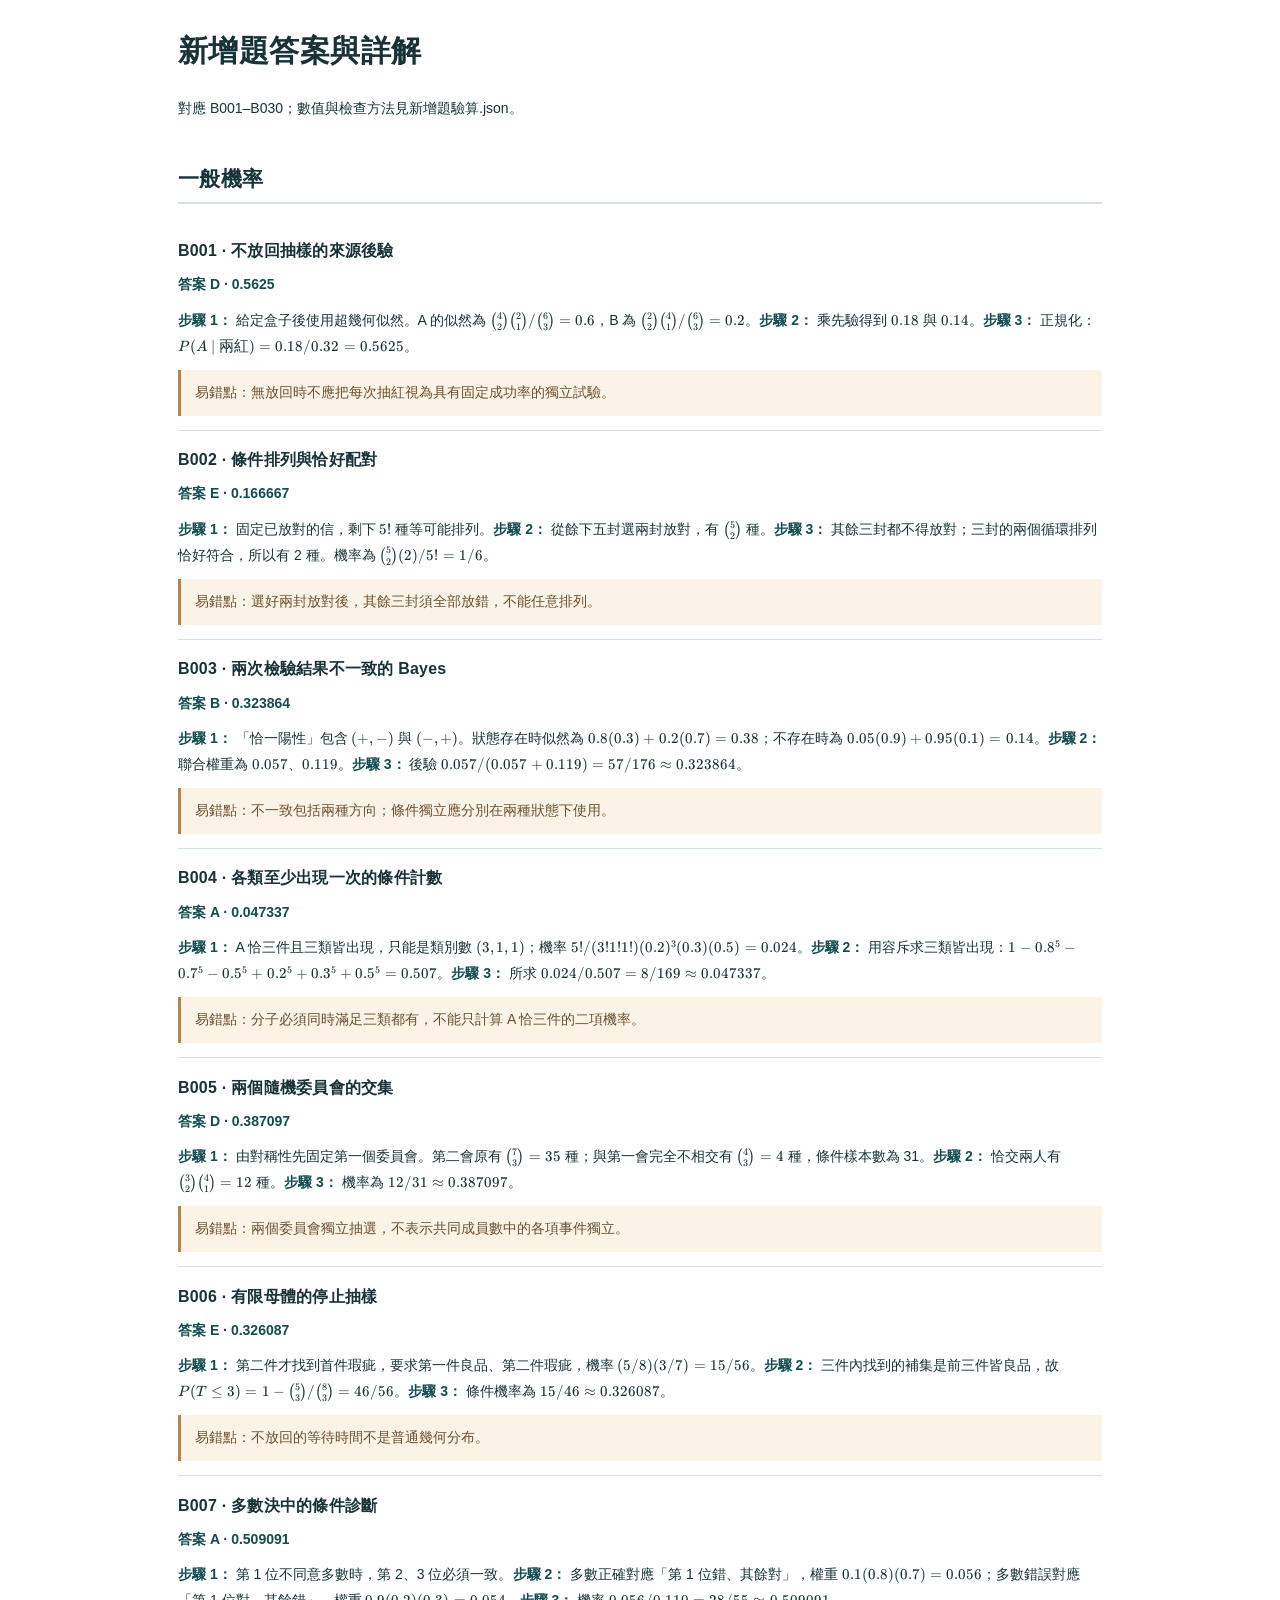
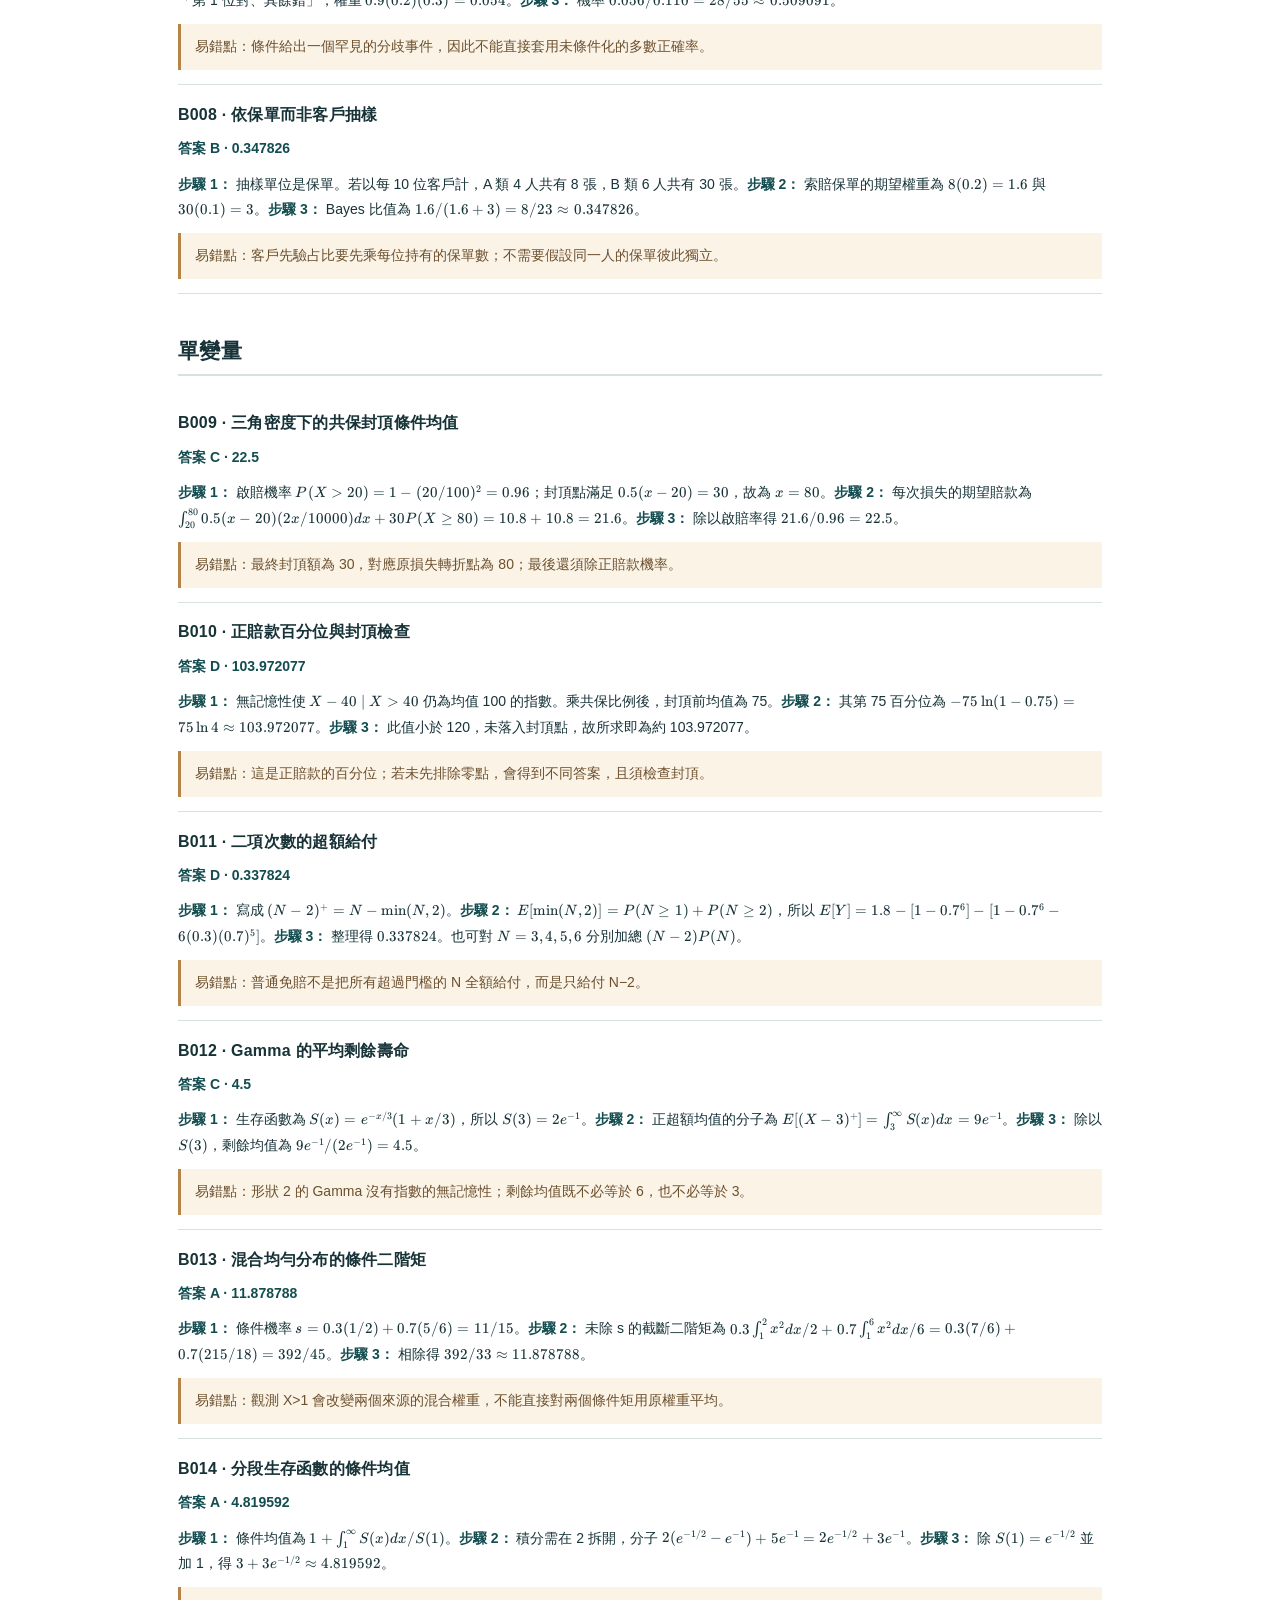
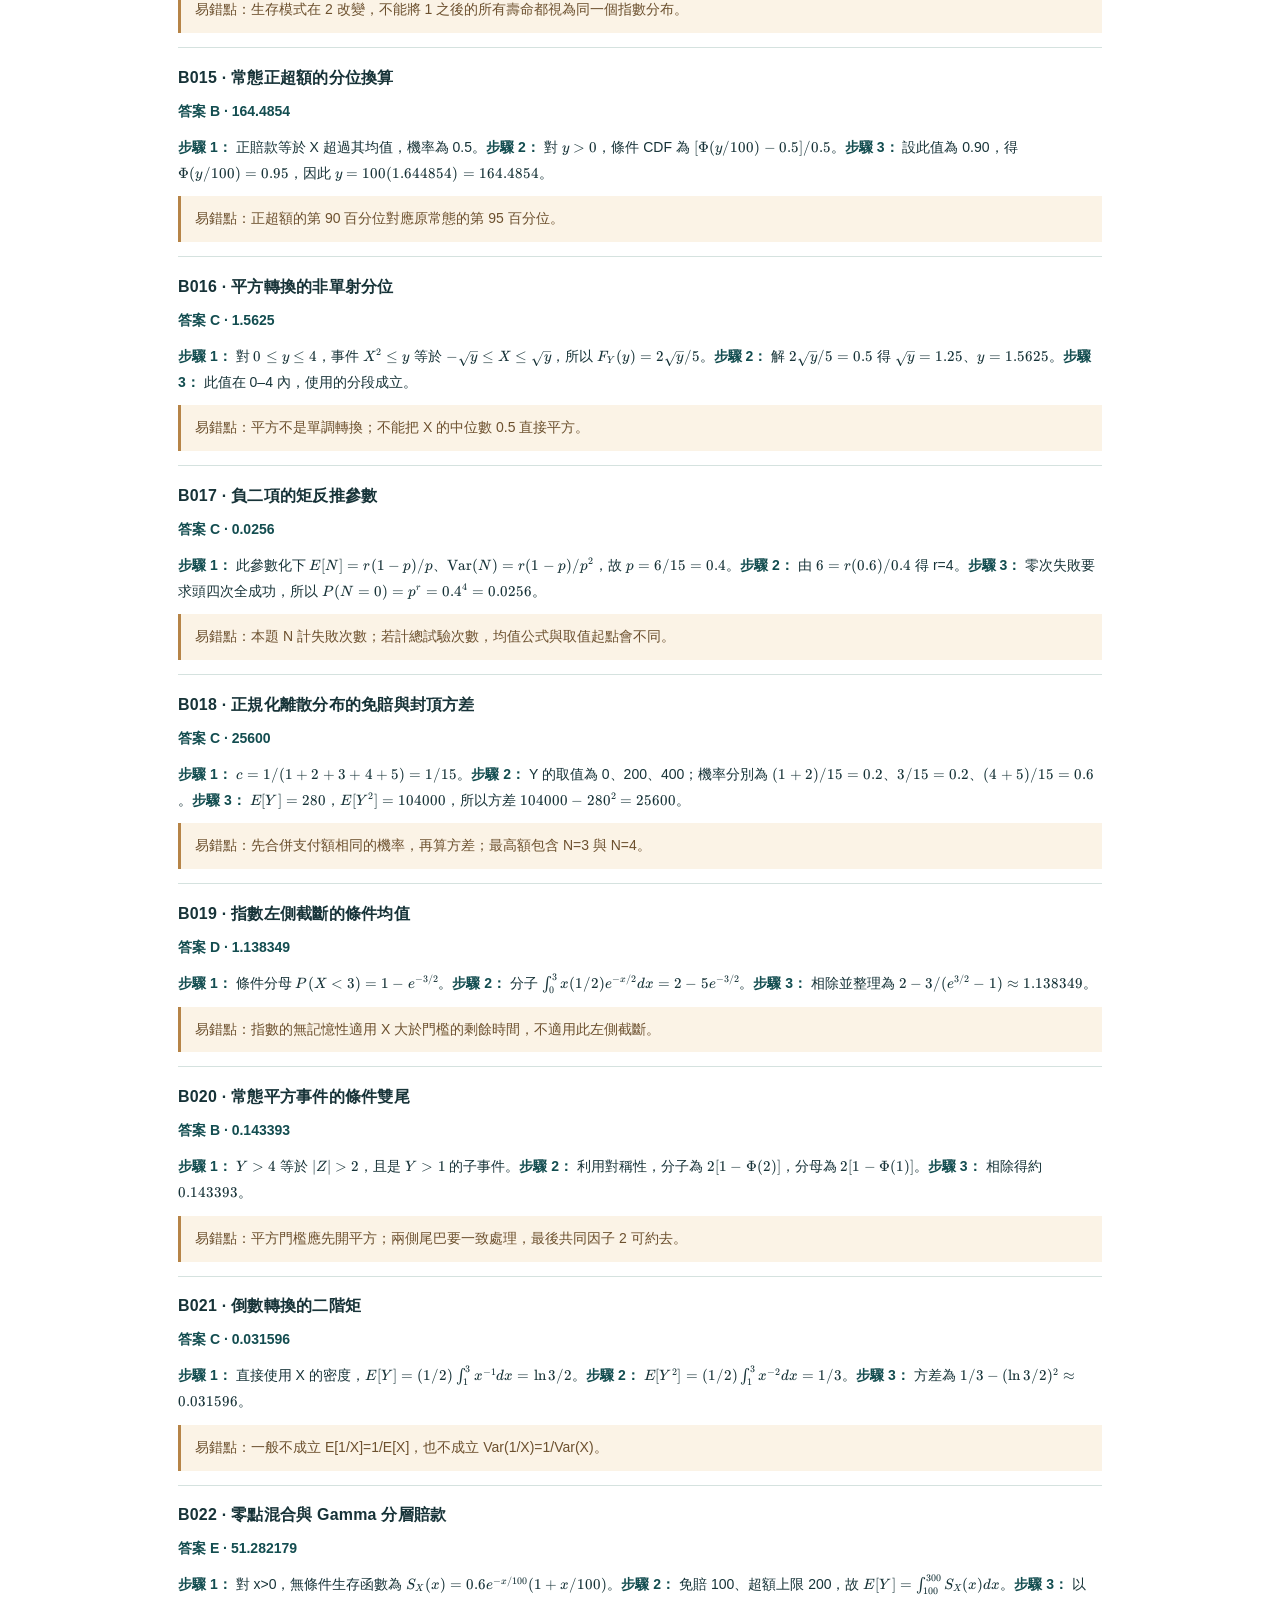
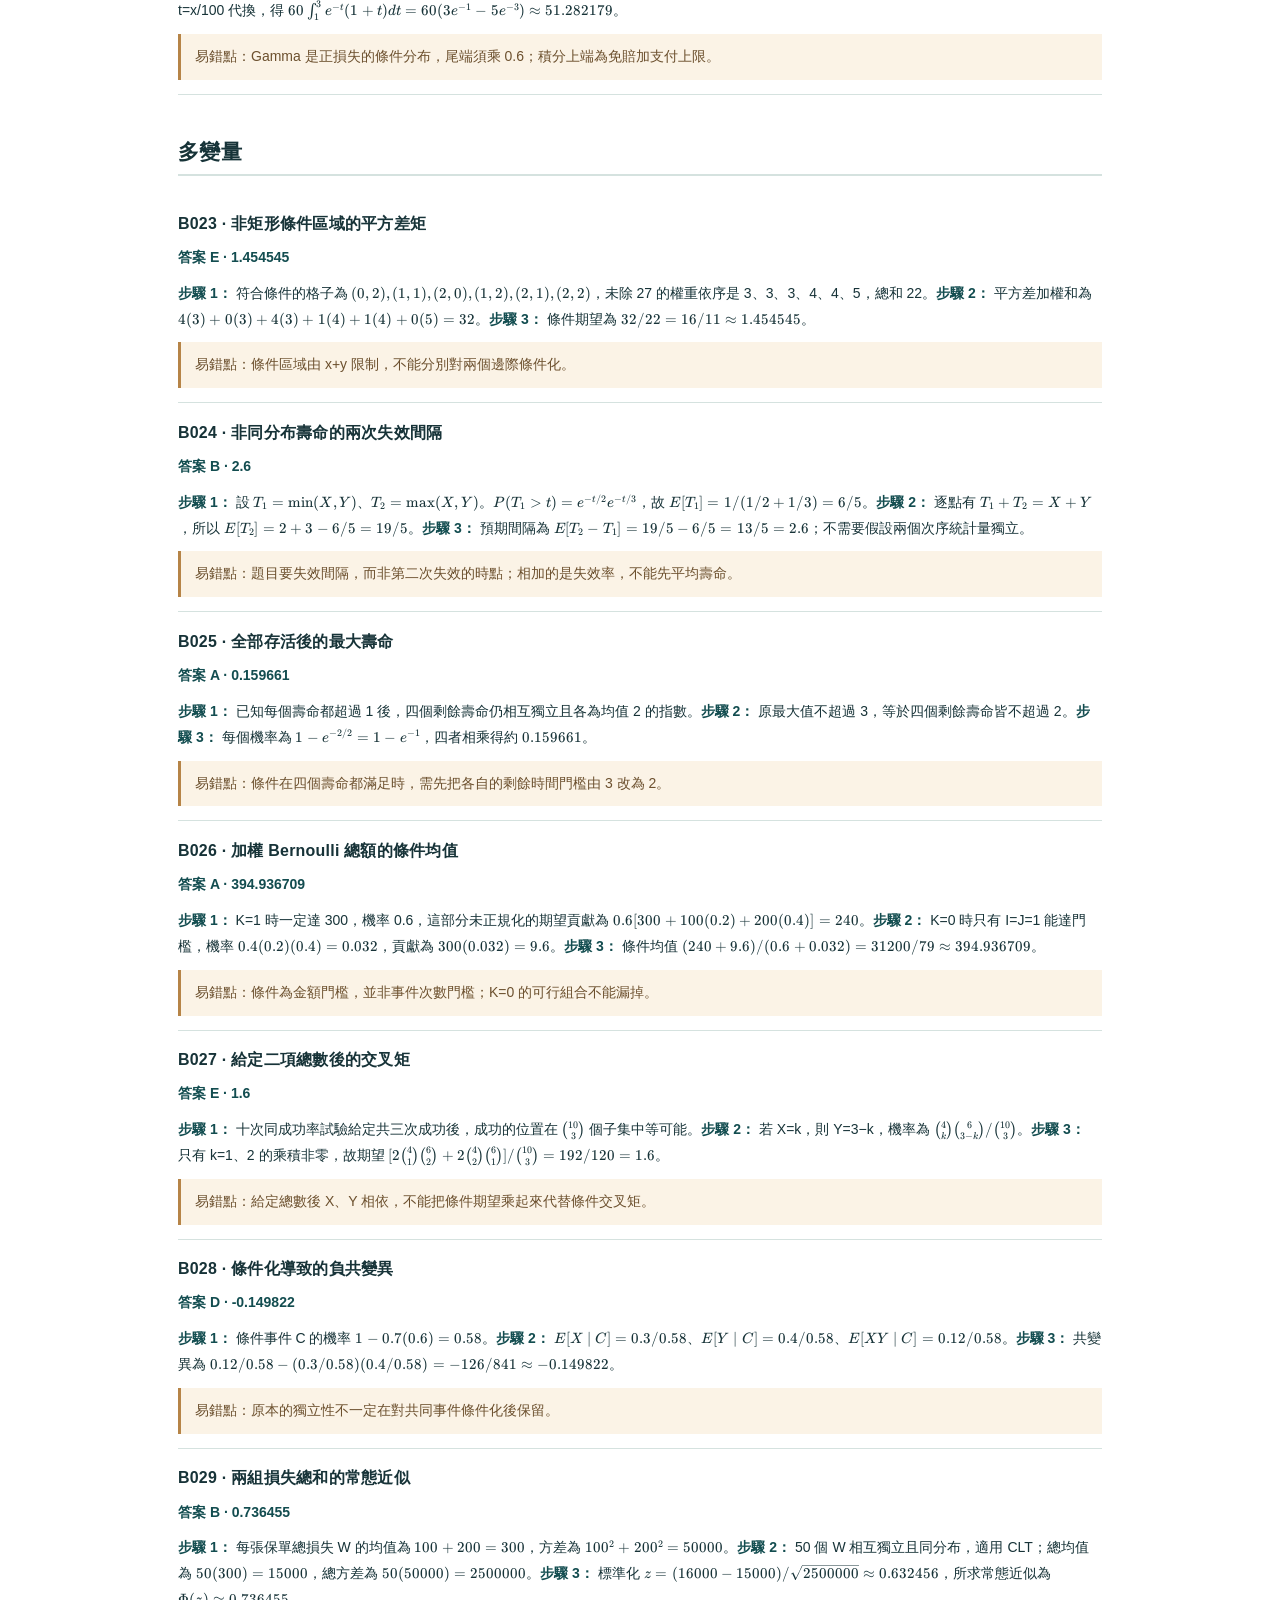
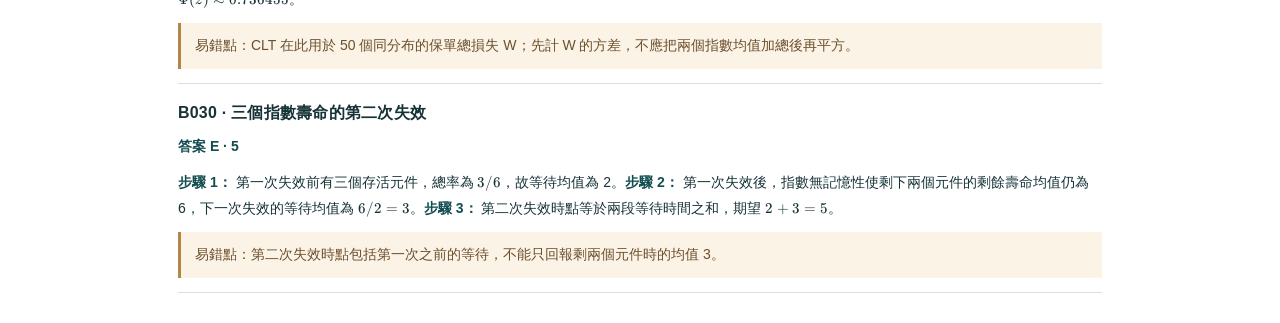
<file: 10_新增題答案與詳解.html>
<!doctype html><html lang="zh-Hant"><head><meta charset="utf-8"><meta name="viewport" content="width=device-width, initial-scale=1"><title>新增題答案與詳解</title><link rel="stylesheet" href="assets/katex.min.css"><link rel="stylesheet" href="assets/style.css"><link rel="stylesheet" href="assets/practice-v3.css"></head><body class="pdfbody"><main><h1>新增題答案與詳解</h1><p>對應 B001–B030；數值與檢查方法見新增題驗算.json。</p><h2>一般機率</h2><article class="solutioncard"><h3>B001 · 不放回抽樣的來源後驗</h3><p><strong>答案 D · 0.5625</strong></p><p><strong>步驟 1：</strong> 給定盒子後使用超幾何似然。A 的似然為 <span class="katex"><span class="katex-html" aria-hidden="true"><span class="base"><span class="strut" style="height:1.2451em;vertical-align:-0.35em;"></span><span class="mord"><span class="mopen delimcenter" style="top:0em;"><span class="delimsizing size1">(</span></span><span class="mfrac"><span class="vlist-t vlist-t2"><span class="vlist-r"><span class="vlist" style="height:0.8951em;"><span style="top:-2.355em;"><span class="pstrut" style="height:2.7em;"></span><span class="sizing reset-size6 size3 mtight"><span class="mord mtight"><span class="mord mtight">2</span></span></span></span><span style="top:-3.144em;"><span class="pstrut" style="height:2.7em;"></span><span class="sizing reset-size6 size3 mtight"><span class="mord mtight"><span class="mord mtight">4</span></span></span></span></span><span class="vlist-s">​</span></span><span class="vlist-r"><span class="vlist" style="height:0.345em;"><span></span></span></span></span></span><span class="mclose delimcenter" style="top:0em;"><span class="delimsizing size1">)</span></span></span><span class="mord"><span class="mopen delimcenter" style="top:0em;"><span class="delimsizing size1">(</span></span><span class="mfrac"><span class="vlist-t vlist-t2"><span class="vlist-r"><span class="vlist" style="height:0.8951em;"><span style="top:-2.355em;"><span class="pstrut" style="height:2.7em;"></span><span class="sizing reset-size6 size3 mtight"><span class="mord mtight"><span class="mord mtight">1</span></span></span></span><span style="top:-3.144em;"><span class="pstrut" style="height:2.7em;"></span><span class="sizing reset-size6 size3 mtight"><span class="mord mtight"><span class="mord mtight">2</span></span></span></span></span><span class="vlist-s">​</span></span><span class="vlist-r"><span class="vlist" style="height:0.345em;"><span></span></span></span></span></span><span class="mclose delimcenter" style="top:0em;"><span class="delimsizing size1">)</span></span></span><span class="mord">/</span><span class="mord"><span class="mopen delimcenter" style="top:0em;"><span class="delimsizing size1">(</span></span><span class="mfrac"><span class="vlist-t vlist-t2"><span class="vlist-r"><span class="vlist" style="height:0.8951em;"><span style="top:-2.355em;"><span class="pstrut" style="height:2.7em;"></span><span class="sizing reset-size6 size3 mtight"><span class="mord mtight"><span class="mord mtight">3</span></span></span></span><span style="top:-3.144em;"><span class="pstrut" style="height:2.7em;"></span><span class="sizing reset-size6 size3 mtight"><span class="mord mtight"><span class="mord mtight">6</span></span></span></span></span><span class="vlist-s">​</span></span><span class="vlist-r"><span class="vlist" style="height:0.345em;"><span></span></span></span></span></span><span class="mclose delimcenter" style="top:0em;"><span class="delimsizing size1">)</span></span></span><span class="mspace" style="margin-right:0.2778em;"></span><span class="mrel">=</span><span class="mspace" style="margin-right:0.2778em;"></span></span><span class="base"><span class="strut" style="height:0.6444em;"></span><span class="mord">0.6</span></span></span></span>，B 為 <span class="katex"><span class="katex-html" aria-hidden="true"><span class="base"><span class="strut" style="height:1.2451em;vertical-align:-0.35em;"></span><span class="mord"><span class="mopen delimcenter" style="top:0em;"><span class="delimsizing size1">(</span></span><span class="mfrac"><span class="vlist-t vlist-t2"><span class="vlist-r"><span class="vlist" style="height:0.8951em;"><span style="top:-2.355em;"><span class="pstrut" style="height:2.7em;"></span><span class="sizing reset-size6 size3 mtight"><span class="mord mtight"><span class="mord mtight">2</span></span></span></span><span style="top:-3.144em;"><span class="pstrut" style="height:2.7em;"></span><span class="sizing reset-size6 size3 mtight"><span class="mord mtight"><span class="mord mtight">2</span></span></span></span></span><span class="vlist-s">​</span></span><span class="vlist-r"><span class="vlist" style="height:0.345em;"><span></span></span></span></span></span><span class="mclose delimcenter" style="top:0em;"><span class="delimsizing size1">)</span></span></span><span class="mord"><span class="mopen delimcenter" style="top:0em;"><span class="delimsizing size1">(</span></span><span class="mfrac"><span class="vlist-t vlist-t2"><span class="vlist-r"><span class="vlist" style="height:0.8951em;"><span style="top:-2.355em;"><span class="pstrut" style="height:2.7em;"></span><span class="sizing reset-size6 size3 mtight"><span class="mord mtight"><span class="mord mtight">1</span></span></span></span><span style="top:-3.144em;"><span class="pstrut" style="height:2.7em;"></span><span class="sizing reset-size6 size3 mtight"><span class="mord mtight"><span class="mord mtight">4</span></span></span></span></span><span class="vlist-s">​</span></span><span class="vlist-r"><span class="vlist" style="height:0.345em;"><span></span></span></span></span></span><span class="mclose delimcenter" style="top:0em;"><span class="delimsizing size1">)</span></span></span><span class="mord">/</span><span class="mord"><span class="mopen delimcenter" style="top:0em;"><span class="delimsizing size1">(</span></span><span class="mfrac"><span class="vlist-t vlist-t2"><span class="vlist-r"><span class="vlist" style="height:0.8951em;"><span style="top:-2.355em;"><span class="pstrut" style="height:2.7em;"></span><span class="sizing reset-size6 size3 mtight"><span class="mord mtight"><span class="mord mtight">3</span></span></span></span><span style="top:-3.144em;"><span class="pstrut" style="height:2.7em;"></span><span class="sizing reset-size6 size3 mtight"><span class="mord mtight"><span class="mord mtight">6</span></span></span></span></span><span class="vlist-s">​</span></span><span class="vlist-r"><span class="vlist" style="height:0.345em;"><span></span></span></span></span></span><span class="mclose delimcenter" style="top:0em;"><span class="delimsizing size1">)</span></span></span><span class="mspace" style="margin-right:0.2778em;"></span><span class="mrel">=</span><span class="mspace" style="margin-right:0.2778em;"></span></span><span class="base"><span class="strut" style="height:0.6444em;"></span><span class="mord">0.2</span></span></span></span>。<strong>步驟 2：</strong> 乘先驗得到 <span class="katex"><span class="katex-html" aria-hidden="true"><span class="base"><span class="strut" style="height:0.6444em;"></span><span class="mord">0.18</span></span></span></span> 與 <span class="katex"><span class="katex-html" aria-hidden="true"><span class="base"><span class="strut" style="height:0.6444em;"></span><span class="mord">0.14</span></span></span></span>。<strong>步驟 3：</strong> 正規化：<span class="katex"><span class="katex-html" aria-hidden="true"><span class="base"><span class="strut" style="height:1em;vertical-align:-0.25em;"></span><span class="mord mathnormal" style="margin-right:0.13889em;">P</span><span class="mopen">(</span><span class="mord mathnormal">A</span><span class="mspace" style="margin-right:0.2778em;"></span><span class="mrel">∣</span><span class="mspace" style="margin-right:0.2778em;"></span></span><span class="base"><span class="strut" style="height:1em;vertical-align:-0.25em;"></span><span class="mord text"><span class="mord cjk_fallback">兩紅</span></span><span class="mclose">)</span><span class="mspace" style="margin-right:0.2778em;"></span><span class="mrel">=</span><span class="mspace" style="margin-right:0.2778em;"></span></span><span class="base"><span class="strut" style="height:1em;vertical-align:-0.25em;"></span><span class="mord">0.18/0.32</span><span class="mspace" style="margin-right:0.2778em;"></span><span class="mrel">=</span><span class="mspace" style="margin-right:0.2778em;"></span></span><span class="base"><span class="strut" style="height:0.6444em;"></span><span class="mord">0.5625</span></span></span></span>。</p>
<p class="trap">易錯點：無放回時不應把每次抽紅視為具有固定成功率的獨立試驗。</p></article><article class="solutioncard"><h3>B002 · 條件排列與恰好配對</h3><p><strong>答案 E · 0.166667</strong></p><p><strong>步驟 1：</strong> 固定已放對的信，剩下 <span class="katex"><span class="katex-html" aria-hidden="true"><span class="base"><span class="strut" style="height:0.6944em;"></span><span class="mord">5</span><span class="mclose">!</span></span></span></span> 種等可能排列。<strong>步驟 2：</strong> 從餘下五封選兩封放對，有 <span class="katex"><span class="katex-html" aria-hidden="true"><span class="base"><span class="strut" style="height:1.2451em;vertical-align:-0.35em;"></span><span class="mord"><span class="mopen delimcenter" style="top:0em;"><span class="delimsizing size1">(</span></span><span class="mfrac"><span class="vlist-t vlist-t2"><span class="vlist-r"><span class="vlist" style="height:0.8951em;"><span style="top:-2.355em;"><span class="pstrut" style="height:2.7em;"></span><span class="sizing reset-size6 size3 mtight"><span class="mord mtight"><span class="mord mtight">2</span></span></span></span><span style="top:-3.144em;"><span class="pstrut" style="height:2.7em;"></span><span class="sizing reset-size6 size3 mtight"><span class="mord mtight"><span class="mord mtight">5</span></span></span></span></span><span class="vlist-s">​</span></span><span class="vlist-r"><span class="vlist" style="height:0.345em;"><span></span></span></span></span></span><span class="mclose delimcenter" style="top:0em;"><span class="delimsizing size1">)</span></span></span></span></span></span> 種。<strong>步驟 3：</strong> 其餘三封都不得放對；三封的兩個循環排列恰好符合，所以有 2 種。機率為 <span class="katex"><span class="katex-html" aria-hidden="true"><span class="base"><span class="strut" style="height:1.2451em;vertical-align:-0.35em;"></span><span class="mord"><span class="mopen delimcenter" style="top:0em;"><span class="delimsizing size1">(</span></span><span class="mfrac"><span class="vlist-t vlist-t2"><span class="vlist-r"><span class="vlist" style="height:0.8951em;"><span style="top:-2.355em;"><span class="pstrut" style="height:2.7em;"></span><span class="sizing reset-size6 size3 mtight"><span class="mord mtight"><span class="mord mtight">2</span></span></span></span><span style="top:-3.144em;"><span class="pstrut" style="height:2.7em;"></span><span class="sizing reset-size6 size3 mtight"><span class="mord mtight"><span class="mord mtight">5</span></span></span></span></span><span class="vlist-s">​</span></span><span class="vlist-r"><span class="vlist" style="height:0.345em;"><span></span></span></span></span></span><span class="mclose delimcenter" style="top:0em;"><span class="delimsizing size1">)</span></span></span><span class="mopen">(</span><span class="mord">2</span><span class="mclose">)</span><span class="mord">/5</span><span class="mclose">!</span><span class="mspace" style="margin-right:0.2778em;"></span><span class="mrel">=</span><span class="mspace" style="margin-right:0.2778em;"></span></span><span class="base"><span class="strut" style="height:1em;vertical-align:-0.25em;"></span><span class="mord">1/6</span></span></span></span>。</p>
<p class="trap">易錯點：選好兩封放對後，其餘三封須全部放錯，不能任意排列。</p></article><article class="solutioncard"><h3>B003 · 兩次檢驗結果不一致的 Bayes</h3><p><strong>答案 B · 0.323864</strong></p><p><strong>步驟 1：</strong> 「恰一陽性」包含 <span class="katex"><span class="katex-html" aria-hidden="true"><span class="base"><span class="strut" style="height:1em;vertical-align:-0.25em;"></span><span class="mopen">(</span><span class="mord">+</span><span class="mpunct">,</span><span class="mspace" style="margin-right:0.1667em;"></span><span class="mord">−</span><span class="mclose">)</span></span></span></span> 與 <span class="katex"><span class="katex-html" aria-hidden="true"><span class="base"><span class="strut" style="height:1em;vertical-align:-0.25em;"></span><span class="mopen">(</span><span class="mord">−</span><span class="mpunct">,</span><span class="mspace" style="margin-right:0.1667em;"></span><span class="mord">+</span><span class="mclose">)</span></span></span></span>。狀態存在時似然為 <span class="katex"><span class="katex-html" aria-hidden="true"><span class="base"><span class="strut" style="height:1em;vertical-align:-0.25em;"></span><span class="mord">0.8</span><span class="mopen">(</span><span class="mord">0.3</span><span class="mclose">)</span><span class="mspace" style="margin-right:0.2222em;"></span><span class="mbin">+</span><span class="mspace" style="margin-right:0.2222em;"></span></span><span class="base"><span class="strut" style="height:1em;vertical-align:-0.25em;"></span><span class="mord">0.2</span><span class="mopen">(</span><span class="mord">0.7</span><span class="mclose">)</span><span class="mspace" style="margin-right:0.2778em;"></span><span class="mrel">=</span><span class="mspace" style="margin-right:0.2778em;"></span></span><span class="base"><span class="strut" style="height:0.6444em;"></span><span class="mord">0.38</span></span></span></span>；不存在時為 <span class="katex"><span class="katex-html" aria-hidden="true"><span class="base"><span class="strut" style="height:1em;vertical-align:-0.25em;"></span><span class="mord">0.05</span><span class="mopen">(</span><span class="mord">0.9</span><span class="mclose">)</span><span class="mspace" style="margin-right:0.2222em;"></span><span class="mbin">+</span><span class="mspace" style="margin-right:0.2222em;"></span></span><span class="base"><span class="strut" style="height:1em;vertical-align:-0.25em;"></span><span class="mord">0.95</span><span class="mopen">(</span><span class="mord">0.1</span><span class="mclose">)</span><span class="mspace" style="margin-right:0.2778em;"></span><span class="mrel">=</span><span class="mspace" style="margin-right:0.2778em;"></span></span><span class="base"><span class="strut" style="height:0.6444em;"></span><span class="mord">0.14</span></span></span></span>。<strong>步驟 2：</strong> 聯合權重為 <span class="katex"><span class="katex-html" aria-hidden="true"><span class="base"><span class="strut" style="height:0.6444em;"></span><span class="mord">0.057</span></span></span></span>、<span class="katex"><span class="katex-html" aria-hidden="true"><span class="base"><span class="strut" style="height:0.6444em;"></span><span class="mord">0.119</span></span></span></span>。<strong>步驟 3：</strong> 後驗 <span class="katex"><span class="katex-html" aria-hidden="true"><span class="base"><span class="strut" style="height:1em;vertical-align:-0.25em;"></span><span class="mord">0.057/</span><span class="mopen">(</span><span class="mord">0.057</span><span class="mspace" style="margin-right:0.2222em;"></span><span class="mbin">+</span><span class="mspace" style="margin-right:0.2222em;"></span></span><span class="base"><span class="strut" style="height:1em;vertical-align:-0.25em;"></span><span class="mord">0.119</span><span class="mclose">)</span><span class="mspace" style="margin-right:0.2778em;"></span><span class="mrel">=</span><span class="mspace" style="margin-right:0.2778em;"></span></span><span class="base"><span class="strut" style="height:1em;vertical-align:-0.25em;"></span><span class="mord">57/176</span><span class="mspace" style="margin-right:0.2778em;"></span><span class="mrel">≈</span><span class="mspace" style="margin-right:0.2778em;"></span></span><span class="base"><span class="strut" style="height:0.6444em;"></span><span class="mord">0.323864</span></span></span></span>。</p>
<p class="trap">易錯點：不一致包括兩種方向；條件獨立應分別在兩種狀態下使用。</p></article><article class="solutioncard"><h3>B004 · 各類至少出現一次的條件計數</h3><p><strong>答案 A · 0.047337</strong></p><p><strong>步驟 1：</strong> A 恰三件且三類皆出現，只能是類別數 <span class="katex"><span class="katex-html" aria-hidden="true"><span class="base"><span class="strut" style="height:1em;vertical-align:-0.25em;"></span><span class="mopen">(</span><span class="mord">3</span><span class="mpunct">,</span><span class="mspace" style="margin-right:0.1667em;"></span><span class="mord">1</span><span class="mpunct">,</span><span class="mspace" style="margin-right:0.1667em;"></span><span class="mord">1</span><span class="mclose">)</span></span></span></span>；機率 <span class="katex"><span class="katex-html" aria-hidden="true"><span class="base"><span class="strut" style="height:1.0641em;vertical-align:-0.25em;"></span><span class="mord">5</span><span class="mclose">!</span><span class="mord">/</span><span class="mopen">(</span><span class="mord">3</span><span class="mclose">!</span><span class="mord">1</span><span class="mclose">!</span><span class="mord">1</span><span class="mclose">!)</span><span class="mopen">(</span><span class="mord">0.2</span><span class="mclose"><span class="mclose">)</span><span class="msupsub"><span class="vlist-t"><span class="vlist-r"><span class="vlist" style="height:0.8141em;"><span style="top:-3.063em;margin-right:0.05em;"><span class="pstrut" style="height:2.7em;"></span><span class="sizing reset-size6 size3 mtight"><span class="mord mtight">3</span></span></span></span></span></span></span></span><span class="mopen">(</span><span class="mord">0.3</span><span class="mclose">)</span><span class="mopen">(</span><span class="mord">0.5</span><span class="mclose">)</span><span class="mspace" style="margin-right:0.2778em;"></span><span class="mrel">=</span><span class="mspace" style="margin-right:0.2778em;"></span></span><span class="base"><span class="strut" style="height:0.6444em;"></span><span class="mord">0.024</span></span></span></span>。<strong>步驟 2：</strong> 用容斥求三類皆出現：<span class="katex"><span class="katex-html" aria-hidden="true"><span class="base"><span class="strut" style="height:0.7278em;vertical-align:-0.0833em;"></span><span class="mord">1</span><span class="mspace" style="margin-right:0.2222em;"></span><span class="mbin">−</span><span class="mspace" style="margin-right:0.2222em;"></span></span><span class="base"><span class="strut" style="height:0.8974em;vertical-align:-0.0833em;"></span><span class="mord">0.</span><span class="mord"><span class="mord">8</span><span class="msupsub"><span class="vlist-t"><span class="vlist-r"><span class="vlist" style="height:0.8141em;"><span style="top:-3.063em;margin-right:0.05em;"><span class="pstrut" style="height:2.7em;"></span><span class="sizing reset-size6 size3 mtight"><span class="mord mtight">5</span></span></span></span></span></span></span></span><span class="mspace" style="margin-right:0.2222em;"></span><span class="mbin">−</span><span class="mspace" style="margin-right:0.2222em;"></span></span><span class="base"><span class="strut" style="height:0.8974em;vertical-align:-0.0833em;"></span><span class="mord">0.</span><span class="mord"><span class="mord">7</span><span class="msupsub"><span class="vlist-t"><span class="vlist-r"><span class="vlist" style="height:0.8141em;"><span style="top:-3.063em;margin-right:0.05em;"><span class="pstrut" style="height:2.7em;"></span><span class="sizing reset-size6 size3 mtight"><span class="mord mtight">5</span></span></span></span></span></span></span></span><span class="mspace" style="margin-right:0.2222em;"></span><span class="mbin">−</span><span class="mspace" style="margin-right:0.2222em;"></span></span><span class="base"><span class="strut" style="height:0.8974em;vertical-align:-0.0833em;"></span><span class="mord">0.</span><span class="mord"><span class="mord">5</span><span class="msupsub"><span class="vlist-t"><span class="vlist-r"><span class="vlist" style="height:0.8141em;"><span style="top:-3.063em;margin-right:0.05em;"><span class="pstrut" style="height:2.7em;"></span><span class="sizing reset-size6 size3 mtight"><span class="mord mtight">5</span></span></span></span></span></span></span></span><span class="mspace" style="margin-right:0.2222em;"></span><span class="mbin">+</span><span class="mspace" style="margin-right:0.2222em;"></span></span><span class="base"><span class="strut" style="height:0.8974em;vertical-align:-0.0833em;"></span><span class="mord">0.</span><span class="mord"><span class="mord">2</span><span class="msupsub"><span class="vlist-t"><span class="vlist-r"><span class="vlist" style="height:0.8141em;"><span style="top:-3.063em;margin-right:0.05em;"><span class="pstrut" style="height:2.7em;"></span><span class="sizing reset-size6 size3 mtight"><span class="mord mtight">5</span></span></span></span></span></span></span></span><span class="mspace" style="margin-right:0.2222em;"></span><span class="mbin">+</span><span class="mspace" style="margin-right:0.2222em;"></span></span><span class="base"><span class="strut" style="height:0.8974em;vertical-align:-0.0833em;"></span><span class="mord">0.</span><span class="mord"><span class="mord">3</span><span class="msupsub"><span class="vlist-t"><span class="vlist-r"><span class="vlist" style="height:0.8141em;"><span style="top:-3.063em;margin-right:0.05em;"><span class="pstrut" style="height:2.7em;"></span><span class="sizing reset-size6 size3 mtight"><span class="mord mtight">5</span></span></span></span></span></span></span></span><span class="mspace" style="margin-right:0.2222em;"></span><span class="mbin">+</span><span class="mspace" style="margin-right:0.2222em;"></span></span><span class="base"><span class="strut" style="height:0.8141em;"></span><span class="mord">0.</span><span class="mord"><span class="mord">5</span><span class="msupsub"><span class="vlist-t"><span class="vlist-r"><span class="vlist" style="height:0.8141em;"><span style="top:-3.063em;margin-right:0.05em;"><span class="pstrut" style="height:2.7em;"></span><span class="sizing reset-size6 size3 mtight"><span class="mord mtight">5</span></span></span></span></span></span></span></span><span class="mspace" style="margin-right:0.2778em;"></span><span class="mrel">=</span><span class="mspace" style="margin-right:0.2778em;"></span></span><span class="base"><span class="strut" style="height:0.6444em;"></span><span class="mord">0.507</span></span></span></span>。<strong>步驟 3：</strong> 所求 <span class="katex"><span class="katex-html" aria-hidden="true"><span class="base"><span class="strut" style="height:1em;vertical-align:-0.25em;"></span><span class="mord">0.024/0.507</span><span class="mspace" style="margin-right:0.2778em;"></span><span class="mrel">=</span><span class="mspace" style="margin-right:0.2778em;"></span></span><span class="base"><span class="strut" style="height:1em;vertical-align:-0.25em;"></span><span class="mord">8/169</span><span class="mspace" style="margin-right:0.2778em;"></span><span class="mrel">≈</span><span class="mspace" style="margin-right:0.2778em;"></span></span><span class="base"><span class="strut" style="height:0.6444em;"></span><span class="mord">0.047337</span></span></span></span>。</p>
<p class="trap">易錯點：分子必須同時滿足三類都有，不能只計算 A 恰三件的二項機率。</p></article><article class="solutioncard"><h3>B005 · 兩個隨機委員會的交集</h3><p><strong>答案 D · 0.387097</strong></p><p><strong>步驟 1：</strong> 由對稱性先固定第一個委員會。第二會原有 <span class="katex"><span class="katex-html" aria-hidden="true"><span class="base"><span class="strut" style="height:1.2451em;vertical-align:-0.35em;"></span><span class="mord"><span class="mopen delimcenter" style="top:0em;"><span class="delimsizing size1">(</span></span><span class="mfrac"><span class="vlist-t vlist-t2"><span class="vlist-r"><span class="vlist" style="height:0.8951em;"><span style="top:-2.355em;"><span class="pstrut" style="height:2.7em;"></span><span class="sizing reset-size6 size3 mtight"><span class="mord mtight"><span class="mord mtight">3</span></span></span></span><span style="top:-3.144em;"><span class="pstrut" style="height:2.7em;"></span><span class="sizing reset-size6 size3 mtight"><span class="mord mtight"><span class="mord mtight">7</span></span></span></span></span><span class="vlist-s">​</span></span><span class="vlist-r"><span class="vlist" style="height:0.345em;"><span></span></span></span></span></span><span class="mclose delimcenter" style="top:0em;"><span class="delimsizing size1">)</span></span></span><span class="mspace" style="margin-right:0.2778em;"></span><span class="mrel">=</span><span class="mspace" style="margin-right:0.2778em;"></span></span><span class="base"><span class="strut" style="height:0.6444em;"></span><span class="mord">35</span></span></span></span> 種；與第一會完全不相交有 <span class="katex"><span class="katex-html" aria-hidden="true"><span class="base"><span class="strut" style="height:1.2451em;vertical-align:-0.35em;"></span><span class="mord"><span class="mopen delimcenter" style="top:0em;"><span class="delimsizing size1">(</span></span><span class="mfrac"><span class="vlist-t vlist-t2"><span class="vlist-r"><span class="vlist" style="height:0.8951em;"><span style="top:-2.355em;"><span class="pstrut" style="height:2.7em;"></span><span class="sizing reset-size6 size3 mtight"><span class="mord mtight"><span class="mord mtight">3</span></span></span></span><span style="top:-3.144em;"><span class="pstrut" style="height:2.7em;"></span><span class="sizing reset-size6 size3 mtight"><span class="mord mtight"><span class="mord mtight">4</span></span></span></span></span><span class="vlist-s">​</span></span><span class="vlist-r"><span class="vlist" style="height:0.345em;"><span></span></span></span></span></span><span class="mclose delimcenter" style="top:0em;"><span class="delimsizing size1">)</span></span></span><span class="mspace" style="margin-right:0.2778em;"></span><span class="mrel">=</span><span class="mspace" style="margin-right:0.2778em;"></span></span><span class="base"><span class="strut" style="height:0.6444em;"></span><span class="mord">4</span></span></span></span> 種，條件樣本數為 31。<strong>步驟 2：</strong> 恰交兩人有 <span class="katex"><span class="katex-html" aria-hidden="true"><span class="base"><span class="strut" style="height:1.2451em;vertical-align:-0.35em;"></span><span class="mord"><span class="mopen delimcenter" style="top:0em;"><span class="delimsizing size1">(</span></span><span class="mfrac"><span class="vlist-t vlist-t2"><span class="vlist-r"><span class="vlist" style="height:0.8951em;"><span style="top:-2.355em;"><span class="pstrut" style="height:2.7em;"></span><span class="sizing reset-size6 size3 mtight"><span class="mord mtight"><span class="mord mtight">2</span></span></span></span><span style="top:-3.144em;"><span class="pstrut" style="height:2.7em;"></span><span class="sizing reset-size6 size3 mtight"><span class="mord mtight"><span class="mord mtight">3</span></span></span></span></span><span class="vlist-s">​</span></span><span class="vlist-r"><span class="vlist" style="height:0.345em;"><span></span></span></span></span></span><span class="mclose delimcenter" style="top:0em;"><span class="delimsizing size1">)</span></span></span><span class="mord"><span class="mopen delimcenter" style="top:0em;"><span class="delimsizing size1">(</span></span><span class="mfrac"><span class="vlist-t vlist-t2"><span class="vlist-r"><span class="vlist" style="height:0.8951em;"><span style="top:-2.355em;"><span class="pstrut" style="height:2.7em;"></span><span class="sizing reset-size6 size3 mtight"><span class="mord mtight"><span class="mord mtight">1</span></span></span></span><span style="top:-3.144em;"><span class="pstrut" style="height:2.7em;"></span><span class="sizing reset-size6 size3 mtight"><span class="mord mtight"><span class="mord mtight">4</span></span></span></span></span><span class="vlist-s">​</span></span><span class="vlist-r"><span class="vlist" style="height:0.345em;"><span></span></span></span></span></span><span class="mclose delimcenter" style="top:0em;"><span class="delimsizing size1">)</span></span></span><span class="mspace" style="margin-right:0.2778em;"></span><span class="mrel">=</span><span class="mspace" style="margin-right:0.2778em;"></span></span><span class="base"><span class="strut" style="height:0.6444em;"></span><span class="mord">12</span></span></span></span> 種。<strong>步驟 3：</strong> 機率為 <span class="katex"><span class="katex-html" aria-hidden="true"><span class="base"><span class="strut" style="height:1em;vertical-align:-0.25em;"></span><span class="mord">12/31</span><span class="mspace" style="margin-right:0.2778em;"></span><span class="mrel">≈</span><span class="mspace" style="margin-right:0.2778em;"></span></span><span class="base"><span class="strut" style="height:0.6444em;"></span><span class="mord">0.387097</span></span></span></span>。</p>
<p class="trap">易錯點：兩個委員會獨立抽選，不表示共同成員數中的各項事件獨立。</p></article><article class="solutioncard"><h3>B006 · 有限母體的停止抽樣</h3><p><strong>答案 E · 0.326087</strong></p><p><strong>步驟 1：</strong> 第二件才找到首件瑕疵，要求第一件良品、第二件瑕疵，機率 <span class="katex"><span class="katex-html" aria-hidden="true"><span class="base"><span class="strut" style="height:1em;vertical-align:-0.25em;"></span><span class="mopen">(</span><span class="mord">5/8</span><span class="mclose">)</span><span class="mopen">(</span><span class="mord">3/7</span><span class="mclose">)</span><span class="mspace" style="margin-right:0.2778em;"></span><span class="mrel">=</span><span class="mspace" style="margin-right:0.2778em;"></span></span><span class="base"><span class="strut" style="height:1em;vertical-align:-0.25em;"></span><span class="mord">15/56</span></span></span></span>。<strong>步驟 2：</strong> 三件內找到的補集是前三件皆良品，故 <span class="katex"><span class="katex-html" aria-hidden="true"><span class="base"><span class="strut" style="height:1em;vertical-align:-0.25em;"></span><span class="mord mathnormal" style="margin-right:0.13889em;">P</span><span class="mopen">(</span><span class="mord mathnormal" style="margin-right:0.13889em;">T</span><span class="mspace" style="margin-right:0.2778em;"></span><span class="mrel">≤</span><span class="mspace" style="margin-right:0.2778em;"></span></span><span class="base"><span class="strut" style="height:1em;vertical-align:-0.25em;"></span><span class="mord">3</span><span class="mclose">)</span><span class="mspace" style="margin-right:0.2778em;"></span><span class="mrel">=</span><span class="mspace" style="margin-right:0.2778em;"></span></span><span class="base"><span class="strut" style="height:0.7278em;vertical-align:-0.0833em;"></span><span class="mord">1</span><span class="mspace" style="margin-right:0.2222em;"></span><span class="mbin">−</span><span class="mspace" style="margin-right:0.2222em;"></span></span><span class="base"><span class="strut" style="height:1.2451em;vertical-align:-0.35em;"></span><span class="mord"><span class="mopen delimcenter" style="top:0em;"><span class="delimsizing size1">(</span></span><span class="mfrac"><span class="vlist-t vlist-t2"><span class="vlist-r"><span class="vlist" style="height:0.8951em;"><span style="top:-2.355em;"><span class="pstrut" style="height:2.7em;"></span><span class="sizing reset-size6 size3 mtight"><span class="mord mtight"><span class="mord mtight">3</span></span></span></span><span style="top:-3.144em;"><span class="pstrut" style="height:2.7em;"></span><span class="sizing reset-size6 size3 mtight"><span class="mord mtight"><span class="mord mtight">5</span></span></span></span></span><span class="vlist-s">​</span></span><span class="vlist-r"><span class="vlist" style="height:0.345em;"><span></span></span></span></span></span><span class="mclose delimcenter" style="top:0em;"><span class="delimsizing size1">)</span></span></span><span class="mord">/</span><span class="mord"><span class="mopen delimcenter" style="top:0em;"><span class="delimsizing size1">(</span></span><span class="mfrac"><span class="vlist-t vlist-t2"><span class="vlist-r"><span class="vlist" style="height:0.8951em;"><span style="top:-2.355em;"><span class="pstrut" style="height:2.7em;"></span><span class="sizing reset-size6 size3 mtight"><span class="mord mtight"><span class="mord mtight">3</span></span></span></span><span style="top:-3.144em;"><span class="pstrut" style="height:2.7em;"></span><span class="sizing reset-size6 size3 mtight"><span class="mord mtight"><span class="mord mtight">8</span></span></span></span></span><span class="vlist-s">​</span></span><span class="vlist-r"><span class="vlist" style="height:0.345em;"><span></span></span></span></span></span><span class="mclose delimcenter" style="top:0em;"><span class="delimsizing size1">)</span></span></span><span class="mspace" style="margin-right:0.2778em;"></span><span class="mrel">=</span><span class="mspace" style="margin-right:0.2778em;"></span></span><span class="base"><span class="strut" style="height:1em;vertical-align:-0.25em;"></span><span class="mord">46/56</span></span></span></span>。<strong>步驟 3：</strong> 條件機率為 <span class="katex"><span class="katex-html" aria-hidden="true"><span class="base"><span class="strut" style="height:1em;vertical-align:-0.25em;"></span><span class="mord">15/46</span><span class="mspace" style="margin-right:0.2778em;"></span><span class="mrel">≈</span><span class="mspace" style="margin-right:0.2778em;"></span></span><span class="base"><span class="strut" style="height:0.6444em;"></span><span class="mord">0.326087</span></span></span></span>。</p>
<p class="trap">易錯點：不放回的等待時間不是普通幾何分布。</p></article><article class="solutioncard"><h3>B007 · 多數決中的條件診斷</h3><p><strong>答案 A · 0.509091</strong></p><p><strong>步驟 1：</strong> 第 1 位不同意多數時，第 2、3 位必須一致。<strong>步驟 2：</strong> 多數正確對應「第 1 位錯、其餘對」，權重 <span class="katex"><span class="katex-html" aria-hidden="true"><span class="base"><span class="strut" style="height:1em;vertical-align:-0.25em;"></span><span class="mord">0.1</span><span class="mopen">(</span><span class="mord">0.8</span><span class="mclose">)</span><span class="mopen">(</span><span class="mord">0.7</span><span class="mclose">)</span><span class="mspace" style="margin-right:0.2778em;"></span><span class="mrel">=</span><span class="mspace" style="margin-right:0.2778em;"></span></span><span class="base"><span class="strut" style="height:0.6444em;"></span><span class="mord">0.056</span></span></span></span>；多數錯誤對應「第 1 位對、其餘錯」，權重 <span class="katex"><span class="katex-html" aria-hidden="true"><span class="base"><span class="strut" style="height:1em;vertical-align:-0.25em;"></span><span class="mord">0.9</span><span class="mopen">(</span><span class="mord">0.2</span><span class="mclose">)</span><span class="mopen">(</span><span class="mord">0.3</span><span class="mclose">)</span><span class="mspace" style="margin-right:0.2778em;"></span><span class="mrel">=</span><span class="mspace" style="margin-right:0.2778em;"></span></span><span class="base"><span class="strut" style="height:0.6444em;"></span><span class="mord">0.054</span></span></span></span>。<strong>步驟 3：</strong> 機率 <span class="katex"><span class="katex-html" aria-hidden="true"><span class="base"><span class="strut" style="height:1em;vertical-align:-0.25em;"></span><span class="mord">0.056/0.110</span><span class="mspace" style="margin-right:0.2778em;"></span><span class="mrel">=</span><span class="mspace" style="margin-right:0.2778em;"></span></span><span class="base"><span class="strut" style="height:1em;vertical-align:-0.25em;"></span><span class="mord">28/55</span><span class="mspace" style="margin-right:0.2778em;"></span><span class="mrel">≈</span><span class="mspace" style="margin-right:0.2778em;"></span></span><span class="base"><span class="strut" style="height:0.6444em;"></span><span class="mord">0.509091</span></span></span></span>。</p>
<p class="trap">易錯點：條件給出一個罕見的分歧事件，因此不能直接套用未條件化的多數正確率。</p></article><article class="solutioncard"><h3>B008 · 依保單而非客戶抽樣</h3><p><strong>答案 B · 0.347826</strong></p><p><strong>步驟 1：</strong> 抽樣單位是保單。若以每 10 位客戶計，A 類 4 人共有 8 張，B 類 6 人共有 30 張。<strong>步驟 2：</strong> 索賠保單的期望權重為 <span class="katex"><span class="katex-html" aria-hidden="true"><span class="base"><span class="strut" style="height:1em;vertical-align:-0.25em;"></span><span class="mord">8</span><span class="mopen">(</span><span class="mord">0.2</span><span class="mclose">)</span><span class="mspace" style="margin-right:0.2778em;"></span><span class="mrel">=</span><span class="mspace" style="margin-right:0.2778em;"></span></span><span class="base"><span class="strut" style="height:0.6444em;"></span><span class="mord">1.6</span></span></span></span> 與 <span class="katex"><span class="katex-html" aria-hidden="true"><span class="base"><span class="strut" style="height:1em;vertical-align:-0.25em;"></span><span class="mord">30</span><span class="mopen">(</span><span class="mord">0.1</span><span class="mclose">)</span><span class="mspace" style="margin-right:0.2778em;"></span><span class="mrel">=</span><span class="mspace" style="margin-right:0.2778em;"></span></span><span class="base"><span class="strut" style="height:0.6444em;"></span><span class="mord">3</span></span></span></span>。<strong>步驟 3：</strong> Bayes 比值為 <span class="katex"><span class="katex-html" aria-hidden="true"><span class="base"><span class="strut" style="height:1em;vertical-align:-0.25em;"></span><span class="mord">1.6/</span><span class="mopen">(</span><span class="mord">1.6</span><span class="mspace" style="margin-right:0.2222em;"></span><span class="mbin">+</span><span class="mspace" style="margin-right:0.2222em;"></span></span><span class="base"><span class="strut" style="height:1em;vertical-align:-0.25em;"></span><span class="mord">3</span><span class="mclose">)</span><span class="mspace" style="margin-right:0.2778em;"></span><span class="mrel">=</span><span class="mspace" style="margin-right:0.2778em;"></span></span><span class="base"><span class="strut" style="height:1em;vertical-align:-0.25em;"></span><span class="mord">8/23</span><span class="mspace" style="margin-right:0.2778em;"></span><span class="mrel">≈</span><span class="mspace" style="margin-right:0.2778em;"></span></span><span class="base"><span class="strut" style="height:0.6444em;"></span><span class="mord">0.347826</span></span></span></span>。</p>
<p class="trap">易錯點：客戶先驗占比要先乘每位持有的保單數；不需要假設同一人的保單彼此獨立。</p></article><h2>單變量</h2><article class="solutioncard"><h3>B009 · 三角密度下的共保封頂條件均值</h3><p><strong>答案 C · 22.5</strong></p><p><strong>步驟 1：</strong> 啟賠機率 <span class="katex"><span class="katex-html" aria-hidden="true"><span class="base"><span class="strut" style="height:1em;vertical-align:-0.25em;"></span><span class="mord mathnormal" style="margin-right:0.13889em;">P</span><span class="mopen">(</span><span class="mord mathnormal" style="margin-right:0.07847em;">X</span><span class="mspace" style="margin-right:0.2778em;"></span><span class="mrel">&gt;</span><span class="mspace" style="margin-right:0.2778em;"></span></span><span class="base"><span class="strut" style="height:1em;vertical-align:-0.25em;"></span><span class="mord">20</span><span class="mclose">)</span><span class="mspace" style="margin-right:0.2778em;"></span><span class="mrel">=</span><span class="mspace" style="margin-right:0.2778em;"></span></span><span class="base"><span class="strut" style="height:0.7278em;vertical-align:-0.0833em;"></span><span class="mord">1</span><span class="mspace" style="margin-right:0.2222em;"></span><span class="mbin">−</span><span class="mspace" style="margin-right:0.2222em;"></span></span><span class="base"><span class="strut" style="height:1.0641em;vertical-align:-0.25em;"></span><span class="mopen">(</span><span class="mord">20/100</span><span class="mclose"><span class="mclose">)</span><span class="msupsub"><span class="vlist-t"><span class="vlist-r"><span class="vlist" style="height:0.8141em;"><span style="top:-3.063em;margin-right:0.05em;"><span class="pstrut" style="height:2.7em;"></span><span class="sizing reset-size6 size3 mtight"><span class="mord mtight">2</span></span></span></span></span></span></span></span><span class="mspace" style="margin-right:0.2778em;"></span><span class="mrel">=</span><span class="mspace" style="margin-right:0.2778em;"></span></span><span class="base"><span class="strut" style="height:0.6444em;"></span><span class="mord">0.96</span></span></span></span>；封頂點滿足 <span class="katex"><span class="katex-html" aria-hidden="true"><span class="base"><span class="strut" style="height:1em;vertical-align:-0.25em;"></span><span class="mord">0.5</span><span class="mopen">(</span><span class="mord mathnormal">x</span><span class="mspace" style="margin-right:0.2222em;"></span><span class="mbin">−</span><span class="mspace" style="margin-right:0.2222em;"></span></span><span class="base"><span class="strut" style="height:1em;vertical-align:-0.25em;"></span><span class="mord">20</span><span class="mclose">)</span><span class="mspace" style="margin-right:0.2778em;"></span><span class="mrel">=</span><span class="mspace" style="margin-right:0.2778em;"></span></span><span class="base"><span class="strut" style="height:0.6444em;"></span><span class="mord">30</span></span></span></span>，故為 <span class="katex"><span class="katex-html" aria-hidden="true"><span class="base"><span class="strut" style="height:0.4306em;"></span><span class="mord mathnormal">x</span><span class="mspace" style="margin-right:0.2778em;"></span><span class="mrel">=</span><span class="mspace" style="margin-right:0.2778em;"></span></span><span class="base"><span class="strut" style="height:0.6444em;"></span><span class="mord">80</span></span></span></span>。<strong>步驟 2：</strong> 每次損失的期望賠款為 <span class="katex"><span class="katex-html" aria-hidden="true"><span class="base"><span class="strut" style="height:1.3648em;vertical-align:-0.3558em;"></span><span class="mop"><span class="mop op-symbol small-op" style="margin-right:0.19445em;position:relative;top:-0.0006em;">∫</span><span class="msupsub"><span class="vlist-t vlist-t2"><span class="vlist-r"><span class="vlist" style="height:1.009em;"><span style="top:-2.3442em;margin-left:-0.1945em;margin-right:0.05em;"><span class="pstrut" style="height:2.7em;"></span><span class="sizing reset-size6 size3 mtight"><span class="mord mtight"><span class="mord mtight">20</span></span></span></span><span style="top:-3.2579em;margin-right:0.05em;"><span class="pstrut" style="height:2.7em;"></span><span class="sizing reset-size6 size3 mtight"><span class="mord mtight"><span class="mord mtight">80</span></span></span></span></span><span class="vlist-s">​</span></span><span class="vlist-r"><span class="vlist" style="height:0.3558em;"><span></span></span></span></span></span></span><span class="mspace" style="margin-right:0.1667em;"></span><span class="mord">0.5</span><span class="mopen">(</span><span class="mord mathnormal">x</span><span class="mspace" style="margin-right:0.2222em;"></span><span class="mbin">−</span><span class="mspace" style="margin-right:0.2222em;"></span></span><span class="base"><span class="strut" style="height:1em;vertical-align:-0.25em;"></span><span class="mord">20</span><span class="mclose">)</span><span class="mopen">(</span><span class="mord">2</span><span class="mord mathnormal">x</span><span class="mord">/10000</span><span class="mclose">)</span><span class="mord mathnormal">d</span><span class="mord mathnormal">x</span><span class="mspace" style="margin-right:0.2222em;"></span><span class="mbin">+</span><span class="mspace" style="margin-right:0.2222em;"></span></span><span class="base"><span class="strut" style="height:1em;vertical-align:-0.25em;"></span><span class="mord">30</span><span class="mord mathnormal" style="margin-right:0.13889em;">P</span><span class="mopen">(</span><span class="mord mathnormal" style="margin-right:0.07847em;">X</span><span class="mspace" style="margin-right:0.2778em;"></span><span class="mrel">≥</span><span class="mspace" style="margin-right:0.2778em;"></span></span><span class="base"><span class="strut" style="height:1em;vertical-align:-0.25em;"></span><span class="mord">80</span><span class="mclose">)</span><span class="mspace" style="margin-right:0.2778em;"></span><span class="mrel">=</span><span class="mspace" style="margin-right:0.2778em;"></span></span><span class="base"><span class="strut" style="height:0.7278em;vertical-align:-0.0833em;"></span><span class="mord">10.8</span><span class="mspace" style="margin-right:0.2222em;"></span><span class="mbin">+</span><span class="mspace" style="margin-right:0.2222em;"></span></span><span class="base"><span class="strut" style="height:0.6444em;"></span><span class="mord">10.8</span><span class="mspace" style="margin-right:0.2778em;"></span><span class="mrel">=</span><span class="mspace" style="margin-right:0.2778em;"></span></span><span class="base"><span class="strut" style="height:0.6444em;"></span><span class="mord">21.6</span></span></span></span>。<strong>步驟 3：</strong> 除以啟賠率得 <span class="katex"><span class="katex-html" aria-hidden="true"><span class="base"><span class="strut" style="height:1em;vertical-align:-0.25em;"></span><span class="mord">21.6/0.96</span><span class="mspace" style="margin-right:0.2778em;"></span><span class="mrel">=</span><span class="mspace" style="margin-right:0.2778em;"></span></span><span class="base"><span class="strut" style="height:0.6444em;"></span><span class="mord">22.5</span></span></span></span>。</p>
<p class="trap">易錯點：最終封頂額為 30，對應原損失轉折點為 80；最後還須除正賠款機率。</p></article><article class="solutioncard"><h3>B010 · 正賠款百分位與封頂檢查</h3><p><strong>答案 D · 103.972077</strong></p><p><strong>步驟 1：</strong> 無記憶性使 <span class="katex"><span class="katex-html" aria-hidden="true"><span class="base"><span class="strut" style="height:0.7667em;vertical-align:-0.0833em;"></span><span class="mord mathnormal" style="margin-right:0.07847em;">X</span><span class="mspace" style="margin-right:0.2222em;"></span><span class="mbin">−</span><span class="mspace" style="margin-right:0.2222em;"></span></span><span class="base"><span class="strut" style="height:1em;vertical-align:-0.25em;"></span><span class="mord">40</span><span class="mspace" style="margin-right:0.2778em;"></span><span class="mrel">∣</span><span class="mspace" style="margin-right:0.2778em;"></span></span><span class="base"><span class="strut" style="height:0.7224em;vertical-align:-0.0391em;"></span><span class="mord mathnormal" style="margin-right:0.07847em;">X</span><span class="mspace" style="margin-right:0.2778em;"></span><span class="mrel">&gt;</span><span class="mspace" style="margin-right:0.2778em;"></span></span><span class="base"><span class="strut" style="height:0.6444em;"></span><span class="mord">40</span></span></span></span> 仍為均值 100 的指數。乘共保比例後，封頂前均值為 75。<strong>步驟 2：</strong> 其第 75 百分位為 <span class="katex"><span class="katex-html" aria-hidden="true"><span class="base"><span class="strut" style="height:1em;vertical-align:-0.25em;"></span><span class="mord">−</span><span class="mord">75</span><span class="mspace" style="margin-right:0.1667em;"></span><span class="mop">ln</span><span class="mopen">(</span><span class="mord">1</span><span class="mspace" style="margin-right:0.2222em;"></span><span class="mbin">−</span><span class="mspace" style="margin-right:0.2222em;"></span></span><span class="base"><span class="strut" style="height:1em;vertical-align:-0.25em;"></span><span class="mord">0.75</span><span class="mclose">)</span><span class="mspace" style="margin-right:0.2778em;"></span><span class="mrel">=</span><span class="mspace" style="margin-right:0.2778em;"></span></span><span class="base"><span class="strut" style="height:0.6944em;"></span><span class="mord">75</span><span class="mspace" style="margin-right:0.1667em;"></span><span class="mop">ln</span><span class="mspace" style="margin-right:0.1667em;"></span><span class="mord">4</span><span class="mspace" style="margin-right:0.2778em;"></span><span class="mrel">≈</span><span class="mspace" style="margin-right:0.2778em;"></span></span><span class="base"><span class="strut" style="height:0.6444em;"></span><span class="mord">103.972077</span></span></span></span>。<strong>步驟 3：</strong> 此值小於 120，未落入封頂點，故所求即為約 103.972077。</p>
<p class="trap">易錯點：這是正賠款的百分位；若未先排除零點，會得到不同答案，且須檢查封頂。</p></article><article class="solutioncard"><h3>B011 · 二項次數的超額給付</h3><p><strong>答案 D · 0.337824</strong></p><p><strong>步驟 1：</strong> 寫成 <span class="katex"><span class="katex-html" aria-hidden="true"><span class="base"><span class="strut" style="height:1em;vertical-align:-0.25em;"></span><span class="mopen">(</span><span class="mord mathnormal" style="margin-right:0.10903em;">N</span><span class="mspace" style="margin-right:0.2222em;"></span><span class="mbin">−</span><span class="mspace" style="margin-right:0.2222em;"></span></span><span class="base"><span class="strut" style="height:1.0213em;vertical-align:-0.25em;"></span><span class="mord">2</span><span class="mclose"><span class="mclose">)</span><span class="msupsub"><span class="vlist-t"><span class="vlist-r"><span class="vlist" style="height:0.7713em;"><span style="top:-3.063em;margin-right:0.05em;"><span class="pstrut" style="height:2.7em;"></span><span class="sizing reset-size6 size3 mtight"><span class="mbin mtight">+</span></span></span></span></span></span></span></span><span class="mspace" style="margin-right:0.2778em;"></span><span class="mrel">=</span><span class="mspace" style="margin-right:0.2778em;"></span></span><span class="base"><span class="strut" style="height:0.7667em;vertical-align:-0.0833em;"></span><span class="mord mathnormal" style="margin-right:0.10903em;">N</span><span class="mspace" style="margin-right:0.2222em;"></span><span class="mbin">−</span><span class="mspace" style="margin-right:0.2222em;"></span></span><span class="base"><span class="strut" style="height:1em;vertical-align:-0.25em;"></span><span class="mop">min</span><span class="mopen">(</span><span class="mord mathnormal" style="margin-right:0.10903em;">N</span><span class="mpunct">,</span><span class="mspace" style="margin-right:0.1667em;"></span><span class="mord">2</span><span class="mclose">)</span></span></span></span>。<strong>步驟 2：</strong> <span class="katex"><span class="katex-html" aria-hidden="true"><span class="base"><span class="strut" style="height:1em;vertical-align:-0.25em;"></span><span class="mord mathnormal" style="margin-right:0.05764em;">E</span><span class="mopen">[</span><span class="mop">min</span><span class="mopen">(</span><span class="mord mathnormal" style="margin-right:0.10903em;">N</span><span class="mpunct">,</span><span class="mspace" style="margin-right:0.1667em;"></span><span class="mord">2</span><span class="mclose">)]</span><span class="mspace" style="margin-right:0.2778em;"></span><span class="mrel">=</span><span class="mspace" style="margin-right:0.2778em;"></span></span><span class="base"><span class="strut" style="height:1em;vertical-align:-0.25em;"></span><span class="mord mathnormal" style="margin-right:0.13889em;">P</span><span class="mopen">(</span><span class="mord mathnormal" style="margin-right:0.10903em;">N</span><span class="mspace" style="margin-right:0.2778em;"></span><span class="mrel">≥</span><span class="mspace" style="margin-right:0.2778em;"></span></span><span class="base"><span class="strut" style="height:1em;vertical-align:-0.25em;"></span><span class="mord">1</span><span class="mclose">)</span><span class="mspace" style="margin-right:0.2222em;"></span><span class="mbin">+</span><span class="mspace" style="margin-right:0.2222em;"></span></span><span class="base"><span class="strut" style="height:1em;vertical-align:-0.25em;"></span><span class="mord mathnormal" style="margin-right:0.13889em;">P</span><span class="mopen">(</span><span class="mord mathnormal" style="margin-right:0.10903em;">N</span><span class="mspace" style="margin-right:0.2778em;"></span><span class="mrel">≥</span><span class="mspace" style="margin-right:0.2778em;"></span></span><span class="base"><span class="strut" style="height:1em;vertical-align:-0.25em;"></span><span class="mord">2</span><span class="mclose">)</span></span></span></span>，所以 <span class="katex"><span class="katex-html" aria-hidden="true"><span class="base"><span class="strut" style="height:1em;vertical-align:-0.25em;"></span><span class="mord mathnormal" style="margin-right:0.05764em;">E</span><span class="mopen">[</span><span class="mord mathnormal" style="margin-right:0.22222em;">Y</span><span class="mclose">]</span><span class="mspace" style="margin-right:0.2778em;"></span><span class="mrel">=</span><span class="mspace" style="margin-right:0.2778em;"></span></span><span class="base"><span class="strut" style="height:0.7278em;vertical-align:-0.0833em;"></span><span class="mord">1.8</span><span class="mspace" style="margin-right:0.2222em;"></span><span class="mbin">−</span><span class="mspace" style="margin-right:0.2222em;"></span></span><span class="base"><span class="strut" style="height:1em;vertical-align:-0.25em;"></span><span class="mopen">[</span><span class="mord">1</span><span class="mspace" style="margin-right:0.2222em;"></span><span class="mbin">−</span><span class="mspace" style="margin-right:0.2222em;"></span></span><span class="base"><span class="strut" style="height:1.0641em;vertical-align:-0.25em;"></span><span class="mord">0.</span><span class="mord"><span class="mord">7</span><span class="msupsub"><span class="vlist-t"><span class="vlist-r"><span class="vlist" style="height:0.8141em;"><span style="top:-3.063em;margin-right:0.05em;"><span class="pstrut" style="height:2.7em;"></span><span class="sizing reset-size6 size3 mtight"><span class="mord mtight">6</span></span></span></span></span></span></span></span><span class="mclose">]</span><span class="mspace" style="margin-right:0.2222em;"></span><span class="mbin">−</span><span class="mspace" style="margin-right:0.2222em;"></span></span><span class="base"><span class="strut" style="height:1em;vertical-align:-0.25em;"></span><span class="mopen">[</span><span class="mord">1</span><span class="mspace" style="margin-right:0.2222em;"></span><span class="mbin">−</span><span class="mspace" style="margin-right:0.2222em;"></span></span><span class="base"><span class="strut" style="height:0.8974em;vertical-align:-0.0833em;"></span><span class="mord">0.</span><span class="mord"><span class="mord">7</span><span class="msupsub"><span class="vlist-t"><span class="vlist-r"><span class="vlist" style="height:0.8141em;"><span style="top:-3.063em;margin-right:0.05em;"><span class="pstrut" style="height:2.7em;"></span><span class="sizing reset-size6 size3 mtight"><span class="mord mtight">6</span></span></span></span></span></span></span></span><span class="mspace" style="margin-right:0.2222em;"></span><span class="mbin">−</span><span class="mspace" style="margin-right:0.2222em;"></span></span><span class="base"><span class="strut" style="height:1.0641em;vertical-align:-0.25em;"></span><span class="mord">6</span><span class="mopen">(</span><span class="mord">0.3</span><span class="mclose">)</span><span class="mopen">(</span><span class="mord">0.7</span><span class="mclose"><span class="mclose">)</span><span class="msupsub"><span class="vlist-t"><span class="vlist-r"><span class="vlist" style="height:0.8141em;"><span style="top:-3.063em;margin-right:0.05em;"><span class="pstrut" style="height:2.7em;"></span><span class="sizing reset-size6 size3 mtight"><span class="mord mtight">5</span></span></span></span></span></span></span></span><span class="mclose">]</span></span></span></span>。<strong>步驟 3：</strong> 整理得 <span class="katex"><span class="katex-html" aria-hidden="true"><span class="base"><span class="strut" style="height:0.6444em;"></span><span class="mord">0.337824</span></span></span></span>。也可對 <span class="katex"><span class="katex-html" aria-hidden="true"><span class="base"><span class="strut" style="height:0.6833em;"></span><span class="mord mathnormal" style="margin-right:0.10903em;">N</span><span class="mspace" style="margin-right:0.2778em;"></span><span class="mrel">=</span><span class="mspace" style="margin-right:0.2778em;"></span></span><span class="base"><span class="strut" style="height:0.8389em;vertical-align:-0.1944em;"></span><span class="mord">3</span><span class="mpunct">,</span><span class="mspace" style="margin-right:0.1667em;"></span><span class="mord">4</span><span class="mpunct">,</span><span class="mspace" style="margin-right:0.1667em;"></span><span class="mord">5</span><span class="mpunct">,</span><span class="mspace" style="margin-right:0.1667em;"></span><span class="mord">6</span></span></span></span> 分別加總 <span class="katex"><span class="katex-html" aria-hidden="true"><span class="base"><span class="strut" style="height:1em;vertical-align:-0.25em;"></span><span class="mopen">(</span><span class="mord mathnormal" style="margin-right:0.10903em;">N</span><span class="mspace" style="margin-right:0.2222em;"></span><span class="mbin">−</span><span class="mspace" style="margin-right:0.2222em;"></span></span><span class="base"><span class="strut" style="height:1em;vertical-align:-0.25em;"></span><span class="mord">2</span><span class="mclose">)</span><span class="mord mathnormal" style="margin-right:0.13889em;">P</span><span class="mopen">(</span><span class="mord mathnormal" style="margin-right:0.10903em;">N</span><span class="mclose">)</span></span></span></span>。</p>
<p class="trap">易錯點：普通免賠不是把所有超過門檻的 N 全額給付，而是只給付 N−2。</p></article><article class="solutioncard"><h3>B012 · Gamma 的平均剩餘壽命</h3><p><strong>答案 C · 4.5</strong></p><p><strong>步驟 1：</strong> 生存函數為 <span class="katex"><span class="katex-html" aria-hidden="true"><span class="base"><span class="strut" style="height:1em;vertical-align:-0.25em;"></span><span class="mord mathnormal" style="margin-right:0.05764em;">S</span><span class="mopen">(</span><span class="mord mathnormal">x</span><span class="mclose">)</span><span class="mspace" style="margin-right:0.2778em;"></span><span class="mrel">=</span><span class="mspace" style="margin-right:0.2778em;"></span></span><span class="base"><span class="strut" style="height:1.138em;vertical-align:-0.25em;"></span><span class="mord"><span class="mord mathnormal">e</span><span class="msupsub"><span class="vlist-t"><span class="vlist-r"><span class="vlist" style="height:0.888em;"><span style="top:-3.063em;margin-right:0.05em;"><span class="pstrut" style="height:2.7em;"></span><span class="sizing reset-size6 size3 mtight"><span class="mord mtight"><span class="mord mtight">−</span><span class="mord mathnormal mtight">x</span><span class="mord mtight">/3</span></span></span></span></span></span></span></span></span><span class="mopen">(</span><span class="mord">1</span><span class="mspace" style="margin-right:0.2222em;"></span><span class="mbin">+</span><span class="mspace" style="margin-right:0.2222em;"></span></span><span class="base"><span class="strut" style="height:1em;vertical-align:-0.25em;"></span><span class="mord mathnormal">x</span><span class="mord">/3</span><span class="mclose">)</span></span></span></span>，所以 <span class="katex"><span class="katex-html" aria-hidden="true"><span class="base"><span class="strut" style="height:1em;vertical-align:-0.25em;"></span><span class="mord mathnormal" style="margin-right:0.05764em;">S</span><span class="mopen">(</span><span class="mord">3</span><span class="mclose">)</span><span class="mspace" style="margin-right:0.2778em;"></span><span class="mrel">=</span><span class="mspace" style="margin-right:0.2778em;"></span></span><span class="base"><span class="strut" style="height:0.8141em;"></span><span class="mord">2</span><span class="mord"><span class="mord mathnormal">e</span><span class="msupsub"><span class="vlist-t"><span class="vlist-r"><span class="vlist" style="height:0.8141em;"><span style="top:-3.063em;margin-right:0.05em;"><span class="pstrut" style="height:2.7em;"></span><span class="sizing reset-size6 size3 mtight"><span class="mord mtight"><span class="mord mtight">−</span><span class="mord mtight">1</span></span></span></span></span></span></span></span></span></span></span></span>。<strong>步驟 2：</strong> 正超額均值的分子為 <span class="katex"><span class="katex-html" aria-hidden="true"><span class="base"><span class="strut" style="height:1em;vertical-align:-0.25em;"></span><span class="mord mathnormal" style="margin-right:0.05764em;">E</span><span class="mopen">[(</span><span class="mord mathnormal" style="margin-right:0.07847em;">X</span><span class="mspace" style="margin-right:0.2222em;"></span><span class="mbin">−</span><span class="mspace" style="margin-right:0.2222em;"></span></span><span class="base"><span class="strut" style="height:1.0213em;vertical-align:-0.25em;"></span><span class="mord">3</span><span class="mclose"><span class="mclose">)</span><span class="msupsub"><span class="vlist-t"><span class="vlist-r"><span class="vlist" style="height:0.7713em;"><span style="top:-3.063em;margin-right:0.05em;"><span class="pstrut" style="height:2.7em;"></span><span class="sizing reset-size6 size3 mtight"><span class="mbin mtight">+</span></span></span></span></span></span></span></span><span class="mclose">]</span><span class="mspace" style="margin-right:0.2778em;"></span><span class="mrel">=</span><span class="mspace" style="margin-right:0.2778em;"></span></span><span class="base"><span class="strut" style="height:1.2151em;vertical-align:-0.3558em;"></span><span class="mop"><span class="mop op-symbol small-op" style="margin-right:0.19445em;position:relative;top:-0.0006em;">∫</span><span class="msupsub"><span class="vlist-t vlist-t2"><span class="vlist-r"><span class="vlist" style="height:0.8593em;"><span style="top:-2.3442em;margin-left:-0.1945em;margin-right:0.05em;"><span class="pstrut" style="height:2.7em;"></span><span class="sizing reset-size6 size3 mtight"><span class="mord mtight">3</span></span></span><span style="top:-3.2579em;margin-right:0.05em;"><span class="pstrut" style="height:2.7em;"></span><span class="sizing reset-size6 size3 mtight"><span class="mord mtight">∞</span></span></span></span><span class="vlist-s">​</span></span><span class="vlist-r"><span class="vlist" style="height:0.3558em;"><span></span></span></span></span></span></span><span class="mspace" style="margin-right:0.1667em;"></span><span class="mord mathnormal" style="margin-right:0.05764em;">S</span><span class="mopen">(</span><span class="mord mathnormal">x</span><span class="mclose">)</span><span class="mord mathnormal">d</span><span class="mord mathnormal">x</span><span class="mspace" style="margin-right:0.2778em;"></span><span class="mrel">=</span><span class="mspace" style="margin-right:0.2778em;"></span></span><span class="base"><span class="strut" style="height:0.8141em;"></span><span class="mord">9</span><span class="mord"><span class="mord mathnormal">e</span><span class="msupsub"><span class="vlist-t"><span class="vlist-r"><span class="vlist" style="height:0.8141em;"><span style="top:-3.063em;margin-right:0.05em;"><span class="pstrut" style="height:2.7em;"></span><span class="sizing reset-size6 size3 mtight"><span class="mord mtight"><span class="mord mtight">−</span><span class="mord mtight">1</span></span></span></span></span></span></span></span></span></span></span></span>。<strong>步驟 3：</strong> 除以 <span class="katex"><span class="katex-html" aria-hidden="true"><span class="base"><span class="strut" style="height:1em;vertical-align:-0.25em;"></span><span class="mord mathnormal" style="margin-right:0.05764em;">S</span><span class="mopen">(</span><span class="mord">3</span><span class="mclose">)</span></span></span></span>，剩餘均值為 <span class="katex"><span class="katex-html" aria-hidden="true"><span class="base"><span class="strut" style="height:1.0641em;vertical-align:-0.25em;"></span><span class="mord">9</span><span class="mord"><span class="mord mathnormal">e</span><span class="msupsub"><span class="vlist-t"><span class="vlist-r"><span class="vlist" style="height:0.8141em;"><span style="top:-3.063em;margin-right:0.05em;"><span class="pstrut" style="height:2.7em;"></span><span class="sizing reset-size6 size3 mtight"><span class="mord mtight"><span class="mord mtight">−</span><span class="mord mtight">1</span></span></span></span></span></span></span></span></span><span class="mord">/</span><span class="mopen">(</span><span class="mord">2</span><span class="mord"><span class="mord mathnormal">e</span><span class="msupsub"><span class="vlist-t"><span class="vlist-r"><span class="vlist" style="height:0.8141em;"><span style="top:-3.063em;margin-right:0.05em;"><span class="pstrut" style="height:2.7em;"></span><span class="sizing reset-size6 size3 mtight"><span class="mord mtight"><span class="mord mtight">−</span><span class="mord mtight">1</span></span></span></span></span></span></span></span></span><span class="mclose">)</span><span class="mspace" style="margin-right:0.2778em;"></span><span class="mrel">=</span><span class="mspace" style="margin-right:0.2778em;"></span></span><span class="base"><span class="strut" style="height:0.6444em;"></span><span class="mord">4.5</span></span></span></span>。</p>
<p class="trap">易錯點：形狀 2 的 Gamma 沒有指數的無記憶性；剩餘均值既不必等於 6，也不必等於 3。</p></article><article class="solutioncard"><h3>B013 · 混合均勻分布的條件二階矩</h3><p><strong>答案 A · 11.878788</strong></p><p><strong>步驟 1：</strong> 條件機率 <span class="katex"><span class="katex-html" aria-hidden="true"><span class="base"><span class="strut" style="height:0.4306em;"></span><span class="mord mathnormal">s</span><span class="mspace" style="margin-right:0.2778em;"></span><span class="mrel">=</span><span class="mspace" style="margin-right:0.2778em;"></span></span><span class="base"><span class="strut" style="height:1em;vertical-align:-0.25em;"></span><span class="mord">0.3</span><span class="mopen">(</span><span class="mord">1/2</span><span class="mclose">)</span><span class="mspace" style="margin-right:0.2222em;"></span><span class="mbin">+</span><span class="mspace" style="margin-right:0.2222em;"></span></span><span class="base"><span class="strut" style="height:1em;vertical-align:-0.25em;"></span><span class="mord">0.7</span><span class="mopen">(</span><span class="mord">5/6</span><span class="mclose">)</span><span class="mspace" style="margin-right:0.2778em;"></span><span class="mrel">=</span><span class="mspace" style="margin-right:0.2778em;"></span></span><span class="base"><span class="strut" style="height:1em;vertical-align:-0.25em;"></span><span class="mord">11/15</span></span></span></span>。<strong>步驟 2：</strong> 未除 s 的截斷二階矩為 <span class="katex"><span class="katex-html" aria-hidden="true"><span class="base"><span class="strut" style="height:1.3648em;vertical-align:-0.3558em;"></span><span class="mord">0.3</span><span class="mspace" style="margin-right:0.1667em;"></span><span class="mop"><span class="mop op-symbol small-op" style="margin-right:0.19445em;position:relative;top:-0.0006em;">∫</span><span class="msupsub"><span class="vlist-t vlist-t2"><span class="vlist-r"><span class="vlist" style="height:1.009em;"><span style="top:-2.3442em;margin-left:-0.1945em;margin-right:0.05em;"><span class="pstrut" style="height:2.7em;"></span><span class="sizing reset-size6 size3 mtight"><span class="mord mtight">1</span></span></span><span style="top:-3.2579em;margin-right:0.05em;"><span class="pstrut" style="height:2.7em;"></span><span class="sizing reset-size6 size3 mtight"><span class="mord mtight">2</span></span></span></span><span class="vlist-s">​</span></span><span class="vlist-r"><span class="vlist" style="height:0.3558em;"><span></span></span></span></span></span></span><span class="mspace" style="margin-right:0.1667em;"></span><span class="mord"><span class="mord mathnormal">x</span><span class="msupsub"><span class="vlist-t"><span class="vlist-r"><span class="vlist" style="height:0.8141em;"><span style="top:-3.063em;margin-right:0.05em;"><span class="pstrut" style="height:2.7em;"></span><span class="sizing reset-size6 size3 mtight"><span class="mord mtight">2</span></span></span></span></span></span></span></span><span class="mord mathnormal">d</span><span class="mord mathnormal">x</span><span class="mord">/2</span><span class="mspace" style="margin-right:0.2222em;"></span><span class="mbin">+</span><span class="mspace" style="margin-right:0.2222em;"></span></span><span class="base"><span class="strut" style="height:1.3648em;vertical-align:-0.3558em;"></span><span class="mord">0.7</span><span class="mspace" style="margin-right:0.1667em;"></span><span class="mop"><span class="mop op-symbol small-op" style="margin-right:0.19445em;position:relative;top:-0.0006em;">∫</span><span class="msupsub"><span class="vlist-t vlist-t2"><span class="vlist-r"><span class="vlist" style="height:1.009em;"><span style="top:-2.3442em;margin-left:-0.1945em;margin-right:0.05em;"><span class="pstrut" style="height:2.7em;"></span><span class="sizing reset-size6 size3 mtight"><span class="mord mtight">1</span></span></span><span style="top:-3.2579em;margin-right:0.05em;"><span class="pstrut" style="height:2.7em;"></span><span class="sizing reset-size6 size3 mtight"><span class="mord mtight">6</span></span></span></span><span class="vlist-s">​</span></span><span class="vlist-r"><span class="vlist" style="height:0.3558em;"><span></span></span></span></span></span></span><span class="mspace" style="margin-right:0.1667em;"></span><span class="mord"><span class="mord mathnormal">x</span><span class="msupsub"><span class="vlist-t"><span class="vlist-r"><span class="vlist" style="height:0.8141em;"><span style="top:-3.063em;margin-right:0.05em;"><span class="pstrut" style="height:2.7em;"></span><span class="sizing reset-size6 size3 mtight"><span class="mord mtight">2</span></span></span></span></span></span></span></span><span class="mord mathnormal">d</span><span class="mord mathnormal">x</span><span class="mord">/6</span><span class="mspace" style="margin-right:0.2778em;"></span><span class="mrel">=</span><span class="mspace" style="margin-right:0.2778em;"></span></span><span class="base"><span class="strut" style="height:1em;vertical-align:-0.25em;"></span><span class="mord">0.3</span><span class="mopen">(</span><span class="mord">7/6</span><span class="mclose">)</span><span class="mspace" style="margin-right:0.2222em;"></span><span class="mbin">+</span><span class="mspace" style="margin-right:0.2222em;"></span></span><span class="base"><span class="strut" style="height:1em;vertical-align:-0.25em;"></span><span class="mord">0.7</span><span class="mopen">(</span><span class="mord">215/18</span><span class="mclose">)</span><span class="mspace" style="margin-right:0.2778em;"></span><span class="mrel">=</span><span class="mspace" style="margin-right:0.2778em;"></span></span><span class="base"><span class="strut" style="height:1em;vertical-align:-0.25em;"></span><span class="mord">392/45</span></span></span></span>。<strong>步驟 3：</strong> 相除得 <span class="katex"><span class="katex-html" aria-hidden="true"><span class="base"><span class="strut" style="height:1em;vertical-align:-0.25em;"></span><span class="mord">392/33</span><span class="mspace" style="margin-right:0.2778em;"></span><span class="mrel">≈</span><span class="mspace" style="margin-right:0.2778em;"></span></span><span class="base"><span class="strut" style="height:0.6444em;"></span><span class="mord">11.878788</span></span></span></span>。</p>
<p class="trap">易錯點：觀測 X&gt;1 會改變兩個來源的混合權重，不能直接對兩個條件矩用原權重平均。</p></article><article class="solutioncard"><h3>B014 · 分段生存函數的條件均值</h3><p><strong>答案 A · 4.819592</strong></p><p><strong>步驟 1：</strong> 條件均值為 <span class="katex"><span class="katex-html" aria-hidden="true"><span class="base"><span class="strut" style="height:0.7278em;vertical-align:-0.0833em;"></span><span class="mord">1</span><span class="mspace" style="margin-right:0.2222em;"></span><span class="mbin">+</span><span class="mspace" style="margin-right:0.2222em;"></span></span><span class="base"><span class="strut" style="height:1.2151em;vertical-align:-0.3558em;"></span><span class="mop"><span class="mop op-symbol small-op" style="margin-right:0.19445em;position:relative;top:-0.0006em;">∫</span><span class="msupsub"><span class="vlist-t vlist-t2"><span class="vlist-r"><span class="vlist" style="height:0.8593em;"><span style="top:-2.3442em;margin-left:-0.1945em;margin-right:0.05em;"><span class="pstrut" style="height:2.7em;"></span><span class="sizing reset-size6 size3 mtight"><span class="mord mtight">1</span></span></span><span style="top:-3.2579em;margin-right:0.05em;"><span class="pstrut" style="height:2.7em;"></span><span class="sizing reset-size6 size3 mtight"><span class="mord mtight">∞</span></span></span></span><span class="vlist-s">​</span></span><span class="vlist-r"><span class="vlist" style="height:0.3558em;"><span></span></span></span></span></span></span><span class="mspace" style="margin-right:0.1667em;"></span><span class="mord mathnormal" style="margin-right:0.05764em;">S</span><span class="mopen">(</span><span class="mord mathnormal">x</span><span class="mclose">)</span><span class="mord mathnormal">d</span><span class="mord mathnormal">x</span><span class="mord">/</span><span class="mord mathnormal" style="margin-right:0.05764em;">S</span><span class="mopen">(</span><span class="mord">1</span><span class="mclose">)</span></span></span></span>。<strong>步驟 2：</strong> 積分需在 2 拆開，分子 <span class="katex"><span class="katex-html" aria-hidden="true"><span class="base"><span class="strut" style="height:1.138em;vertical-align:-0.25em;"></span><span class="mord">2</span><span class="mopen">(</span><span class="mord"><span class="mord mathnormal">e</span><span class="msupsub"><span class="vlist-t"><span class="vlist-r"><span class="vlist" style="height:0.888em;"><span style="top:-3.063em;margin-right:0.05em;"><span class="pstrut" style="height:2.7em;"></span><span class="sizing reset-size6 size3 mtight"><span class="mord mtight"><span class="mord mtight">−</span><span class="mord mtight">1/2</span></span></span></span></span></span></span></span></span><span class="mspace" style="margin-right:0.2222em;"></span><span class="mbin">−</span><span class="mspace" style="margin-right:0.2222em;"></span></span><span class="base"><span class="strut" style="height:1.0641em;vertical-align:-0.25em;"></span><span class="mord"><span class="mord mathnormal">e</span><span class="msupsub"><span class="vlist-t"><span class="vlist-r"><span class="vlist" style="height:0.8141em;"><span style="top:-3.063em;margin-right:0.05em;"><span class="pstrut" style="height:2.7em;"></span><span class="sizing reset-size6 size3 mtight"><span class="mord mtight"><span class="mord mtight">−</span><span class="mord mtight">1</span></span></span></span></span></span></span></span></span><span class="mclose">)</span><span class="mspace" style="margin-right:0.2222em;"></span><span class="mbin">+</span><span class="mspace" style="margin-right:0.2222em;"></span></span><span class="base"><span class="strut" style="height:0.8141em;"></span><span class="mord">5</span><span class="mord"><span class="mord mathnormal">e</span><span class="msupsub"><span class="vlist-t"><span class="vlist-r"><span class="vlist" style="height:0.8141em;"><span style="top:-3.063em;margin-right:0.05em;"><span class="pstrut" style="height:2.7em;"></span><span class="sizing reset-size6 size3 mtight"><span class="mord mtight"><span class="mord mtight">−</span><span class="mord mtight">1</span></span></span></span></span></span></span></span></span><span class="mspace" style="margin-right:0.2778em;"></span><span class="mrel">=</span><span class="mspace" style="margin-right:0.2778em;"></span></span><span class="base"><span class="strut" style="height:0.9713em;vertical-align:-0.0833em;"></span><span class="mord">2</span><span class="mord"><span class="mord mathnormal">e</span><span class="msupsub"><span class="vlist-t"><span class="vlist-r"><span class="vlist" style="height:0.888em;"><span style="top:-3.063em;margin-right:0.05em;"><span class="pstrut" style="height:2.7em;"></span><span class="sizing reset-size6 size3 mtight"><span class="mord mtight"><span class="mord mtight">−</span><span class="mord mtight">1/2</span></span></span></span></span></span></span></span></span><span class="mspace" style="margin-right:0.2222em;"></span><span class="mbin">+</span><span class="mspace" style="margin-right:0.2222em;"></span></span><span class="base"><span class="strut" style="height:0.8141em;"></span><span class="mord">3</span><span class="mord"><span class="mord mathnormal">e</span><span class="msupsub"><span class="vlist-t"><span class="vlist-r"><span class="vlist" style="height:0.8141em;"><span style="top:-3.063em;margin-right:0.05em;"><span class="pstrut" style="height:2.7em;"></span><span class="sizing reset-size6 size3 mtight"><span class="mord mtight"><span class="mord mtight">−</span><span class="mord mtight">1</span></span></span></span></span></span></span></span></span></span></span></span>。<strong>步驟 3：</strong> 除 <span class="katex"><span class="katex-html" aria-hidden="true"><span class="base"><span class="strut" style="height:1em;vertical-align:-0.25em;"></span><span class="mord mathnormal" style="margin-right:0.05764em;">S</span><span class="mopen">(</span><span class="mord">1</span><span class="mclose">)</span><span class="mspace" style="margin-right:0.2778em;"></span><span class="mrel">=</span><span class="mspace" style="margin-right:0.2778em;"></span></span><span class="base"><span class="strut" style="height:0.888em;"></span><span class="mord"><span class="mord mathnormal">e</span><span class="msupsub"><span class="vlist-t"><span class="vlist-r"><span class="vlist" style="height:0.888em;"><span style="top:-3.063em;margin-right:0.05em;"><span class="pstrut" style="height:2.7em;"></span><span class="sizing reset-size6 size3 mtight"><span class="mord mtight"><span class="mord mtight">−</span><span class="mord mtight">1/2</span></span></span></span></span></span></span></span></span></span></span></span> 並加 1，得 <span class="katex"><span class="katex-html" aria-hidden="true"><span class="base"><span class="strut" style="height:0.7278em;vertical-align:-0.0833em;"></span><span class="mord">3</span><span class="mspace" style="margin-right:0.2222em;"></span><span class="mbin">+</span><span class="mspace" style="margin-right:0.2222em;"></span></span><span class="base"><span class="strut" style="height:0.888em;"></span><span class="mord">3</span><span class="mord"><span class="mord mathnormal">e</span><span class="msupsub"><span class="vlist-t"><span class="vlist-r"><span class="vlist" style="height:0.888em;"><span style="top:-3.063em;margin-right:0.05em;"><span class="pstrut" style="height:2.7em;"></span><span class="sizing reset-size6 size3 mtight"><span class="mord mtight"><span class="mord mtight">−</span><span class="mord mtight">1/2</span></span></span></span></span></span></span></span></span><span class="mspace" style="margin-right:0.2778em;"></span><span class="mrel">≈</span><span class="mspace" style="margin-right:0.2778em;"></span></span><span class="base"><span class="strut" style="height:0.6444em;"></span><span class="mord">4.819592</span></span></span></span>。</p>
<p class="trap">易錯點：生存模式在 2 改變，不能將 1 之後的所有壽命都視為同一個指數分布。</p></article><article class="solutioncard"><h3>B015 · 常態正超額的分位換算</h3><p><strong>答案 B · 164.4854</strong></p><p><strong>步驟 1：</strong> 正賠款等於 X 超過其均值，機率為 0.5。<strong>步驟 2：</strong> 對 <span class="katex"><span class="katex-html" aria-hidden="true"><span class="base"><span class="strut" style="height:0.7335em;vertical-align:-0.1944em;"></span><span class="mord mathnormal" style="margin-right:0.03588em;">y</span><span class="mspace" style="margin-right:0.2778em;"></span><span class="mrel">&gt;</span><span class="mspace" style="margin-right:0.2778em;"></span></span><span class="base"><span class="strut" style="height:0.6444em;"></span><span class="mord">0</span></span></span></span>，條件 CDF 為 <span class="katex"><span class="katex-html" aria-hidden="true"><span class="base"><span class="strut" style="height:1em;vertical-align:-0.25em;"></span><span class="mopen">[</span><span class="mord">Φ</span><span class="mopen">(</span><span class="mord mathnormal" style="margin-right:0.03588em;">y</span><span class="mord">/100</span><span class="mclose">)</span><span class="mspace" style="margin-right:0.2222em;"></span><span class="mbin">−</span><span class="mspace" style="margin-right:0.2222em;"></span></span><span class="base"><span class="strut" style="height:1em;vertical-align:-0.25em;"></span><span class="mord">0.5</span><span class="mclose">]</span><span class="mord">/0.5</span></span></span></span>。<strong>步驟 3：</strong> 設此值為 0.90，得 <span class="katex"><span class="katex-html" aria-hidden="true"><span class="base"><span class="strut" style="height:1em;vertical-align:-0.25em;"></span><span class="mord">Φ</span><span class="mopen">(</span><span class="mord mathnormal" style="margin-right:0.03588em;">y</span><span class="mord">/100</span><span class="mclose">)</span><span class="mspace" style="margin-right:0.2778em;"></span><span class="mrel">=</span><span class="mspace" style="margin-right:0.2778em;"></span></span><span class="base"><span class="strut" style="height:0.6444em;"></span><span class="mord">0.95</span></span></span></span>，因此 <span class="katex"><span class="katex-html" aria-hidden="true"><span class="base"><span class="strut" style="height:0.625em;vertical-align:-0.1944em;"></span><span class="mord mathnormal" style="margin-right:0.03588em;">y</span><span class="mspace" style="margin-right:0.2778em;"></span><span class="mrel">=</span><span class="mspace" style="margin-right:0.2778em;"></span></span><span class="base"><span class="strut" style="height:1em;vertical-align:-0.25em;"></span><span class="mord">100</span><span class="mopen">(</span><span class="mord">1.644854</span><span class="mclose">)</span><span class="mspace" style="margin-right:0.2778em;"></span><span class="mrel">=</span><span class="mspace" style="margin-right:0.2778em;"></span></span><span class="base"><span class="strut" style="height:0.6444em;"></span><span class="mord">164.4854</span></span></span></span>。</p>
<p class="trap">易錯點：正超額的第 90 百分位對應原常態的第 95 百分位。</p></article><article class="solutioncard"><h3>B016 · 平方轉換的非單射分位</h3><p><strong>答案 C · 1.5625</strong></p><p><strong>步驟 1：</strong> 對 <span class="katex"><span class="katex-html" aria-hidden="true"><span class="base"><span class="strut" style="height:0.7804em;vertical-align:-0.136em;"></span><span class="mord">0</span><span class="mspace" style="margin-right:0.2778em;"></span><span class="mrel">≤</span><span class="mspace" style="margin-right:0.2778em;"></span></span><span class="base"><span class="strut" style="height:0.8304em;vertical-align:-0.1944em;"></span><span class="mord mathnormal" style="margin-right:0.03588em;">y</span><span class="mspace" style="margin-right:0.2778em;"></span><span class="mrel">≤</span><span class="mspace" style="margin-right:0.2778em;"></span></span><span class="base"><span class="strut" style="height:0.6444em;"></span><span class="mord">4</span></span></span></span>，事件 <span class="katex"><span class="katex-html" aria-hidden="true"><span class="base"><span class="strut" style="height:0.9501em;vertical-align:-0.136em;"></span><span class="mord"><span class="mord mathnormal" style="margin-right:0.07847em;">X</span><span class="msupsub"><span class="vlist-t"><span class="vlist-r"><span class="vlist" style="height:0.8141em;"><span style="top:-3.063em;margin-right:0.05em;"><span class="pstrut" style="height:2.7em;"></span><span class="sizing reset-size6 size3 mtight"><span class="mord mtight">2</span></span></span></span></span></span></span></span><span class="mspace" style="margin-right:0.2778em;"></span><span class="mrel">≤</span><span class="mspace" style="margin-right:0.2778em;"></span></span><span class="base"><span class="strut" style="height:0.625em;vertical-align:-0.1944em;"></span><span class="mord mathnormal" style="margin-right:0.03588em;">y</span></span></span></span> 等於 <span class="katex"><span class="katex-html" aria-hidden="true"><span class="base"><span class="strut" style="height:1.04em;vertical-align:-0.3369em;"></span><span class="mord">−</span><span class="mord sqrt"><span class="vlist-t vlist-t2"><span class="vlist-r"><span class="vlist" style="height:0.7031em;"><span class="svg-align" style="top:-3em;"><span class="pstrut" style="height:3em;"></span><span class="mord mathnormal" style="margin-right:0.03588em;padding-left:0.833em;">y</span></span><span style="top:-2.6631em;"><span class="pstrut" style="height:3em;"></span><span class="hide-tail" style="min-width:0.853em;height:1.08em;"><svg xmlns="http://www.w3.org/2000/svg" width="400em" height="1.08em" viewBox="0 0 400000 1080" preserveAspectRatio="xMinYMin slice"><path d="M95,702
c-2.7,0,-7.17,-2.7,-13.5,-8c-5.8,-5.3,-9.5,-10,-9.5,-14
c0,-2,0.3,-3.3,1,-4c1.3,-2.7,23.83,-20.7,67.5,-54
c44.2,-33.3,65.8,-50.3,66.5,-51c1.3,-1.3,3,-2,5,-2c4.7,0,8.7,3.3,12,10
s173,378,173,378c0.7,0,35.3,-71,104,-213c68.7,-142,137.5,-285,206.5,-429
c69,-144,104.5,-217.7,106.5,-221
l0 -0
c5.3,-9.3,12,-14,20,-14
H400000v40H845.2724
s-225.272,467,-225.272,467s-235,486,-235,486c-2.7,4.7,-9,7,-19,7
c-6,0,-10,-1,-12,-3s-194,-422,-194,-422s-65,47,-65,47z
M834 80h400000v40h-400000z"/></svg></span></span></span><span class="vlist-s">​</span></span><span class="vlist-r"><span class="vlist" style="height:0.3369em;"><span></span></span></span></span></span><span class="mspace" style="margin-right:0.2778em;"></span><span class="mrel">≤</span><span class="mspace" style="margin-right:0.2778em;"></span></span><span class="base"><span class="strut" style="height:0.8193em;vertical-align:-0.136em;"></span><span class="mord mathnormal" style="margin-right:0.07847em;">X</span><span class="mspace" style="margin-right:0.2778em;"></span><span class="mrel">≤</span><span class="mspace" style="margin-right:0.2778em;"></span></span><span class="base"><span class="strut" style="height:1.04em;vertical-align:-0.3369em;"></span><span class="mord sqrt"><span class="vlist-t vlist-t2"><span class="vlist-r"><span class="vlist" style="height:0.7031em;"><span class="svg-align" style="top:-3em;"><span class="pstrut" style="height:3em;"></span><span class="mord mathnormal" style="margin-right:0.03588em;padding-left:0.833em;">y</span></span><span style="top:-2.6631em;"><span class="pstrut" style="height:3em;"></span><span class="hide-tail" style="min-width:0.853em;height:1.08em;"><svg xmlns="http://www.w3.org/2000/svg" width="400em" height="1.08em" viewBox="0 0 400000 1080" preserveAspectRatio="xMinYMin slice"><path d="M95,702
c-2.7,0,-7.17,-2.7,-13.5,-8c-5.8,-5.3,-9.5,-10,-9.5,-14
c0,-2,0.3,-3.3,1,-4c1.3,-2.7,23.83,-20.7,67.5,-54
c44.2,-33.3,65.8,-50.3,66.5,-51c1.3,-1.3,3,-2,5,-2c4.7,0,8.7,3.3,12,10
s173,378,173,378c0.7,0,35.3,-71,104,-213c68.7,-142,137.5,-285,206.5,-429
c69,-144,104.5,-217.7,106.5,-221
l0 -0
c5.3,-9.3,12,-14,20,-14
H400000v40H845.2724
s-225.272,467,-225.272,467s-235,486,-235,486c-2.7,4.7,-9,7,-19,7
c-6,0,-10,-1,-12,-3s-194,-422,-194,-422s-65,47,-65,47z
M834 80h400000v40h-400000z"/></svg></span></span></span><span class="vlist-s">​</span></span><span class="vlist-r"><span class="vlist" style="height:0.3369em;"><span></span></span></span></span></span></span></span></span>，所以 <span class="katex"><span class="katex-html" aria-hidden="true"><span class="base"><span class="strut" style="height:1em;vertical-align:-0.25em;"></span><span class="mord"><span class="mord mathnormal" style="margin-right:0.13889em;">F</span><span class="msupsub"><span class="vlist-t vlist-t2"><span class="vlist-r"><span class="vlist" style="height:0.3283em;"><span style="top:-2.55em;margin-left:-0.1389em;margin-right:0.05em;"><span class="pstrut" style="height:2.7em;"></span><span class="sizing reset-size6 size3 mtight"><span class="mord mathnormal mtight" style="margin-right:0.22222em;">Y</span></span></span></span><span class="vlist-s">​</span></span><span class="vlist-r"><span class="vlist" style="height:0.15em;"><span></span></span></span></span></span></span><span class="mopen">(</span><span class="mord mathnormal" style="margin-right:0.03588em;">y</span><span class="mclose">)</span><span class="mspace" style="margin-right:0.2778em;"></span><span class="mrel">=</span><span class="mspace" style="margin-right:0.2778em;"></span></span><span class="base"><span class="strut" style="height:1.0869em;vertical-align:-0.3369em;"></span><span class="mord">2</span><span class="mord sqrt"><span class="vlist-t vlist-t2"><span class="vlist-r"><span class="vlist" style="height:0.7031em;"><span class="svg-align" style="top:-3em;"><span class="pstrut" style="height:3em;"></span><span class="mord mathnormal" style="margin-right:0.03588em;padding-left:0.833em;">y</span></span><span style="top:-2.6631em;"><span class="pstrut" style="height:3em;"></span><span class="hide-tail" style="min-width:0.853em;height:1.08em;"><svg xmlns="http://www.w3.org/2000/svg" width="400em" height="1.08em" viewBox="0 0 400000 1080" preserveAspectRatio="xMinYMin slice"><path d="M95,702
c-2.7,0,-7.17,-2.7,-13.5,-8c-5.8,-5.3,-9.5,-10,-9.5,-14
c0,-2,0.3,-3.3,1,-4c1.3,-2.7,23.83,-20.7,67.5,-54
c44.2,-33.3,65.8,-50.3,66.5,-51c1.3,-1.3,3,-2,5,-2c4.7,0,8.7,3.3,12,10
s173,378,173,378c0.7,0,35.3,-71,104,-213c68.7,-142,137.5,-285,206.5,-429
c69,-144,104.5,-217.7,106.5,-221
l0 -0
c5.3,-9.3,12,-14,20,-14
H400000v40H845.2724
s-225.272,467,-225.272,467s-235,486,-235,486c-2.7,4.7,-9,7,-19,7
c-6,0,-10,-1,-12,-3s-194,-422,-194,-422s-65,47,-65,47z
M834 80h400000v40h-400000z"/></svg></span></span></span><span class="vlist-s">​</span></span><span class="vlist-r"><span class="vlist" style="height:0.3369em;"><span></span></span></span></span></span><span class="mord">/5</span></span></span></span>。<strong>步驟 2：</strong> 解 <span class="katex"><span class="katex-html" aria-hidden="true"><span class="base"><span class="strut" style="height:1.0869em;vertical-align:-0.3369em;"></span><span class="mord">2</span><span class="mord sqrt"><span class="vlist-t vlist-t2"><span class="vlist-r"><span class="vlist" style="height:0.7031em;"><span class="svg-align" style="top:-3em;"><span class="pstrut" style="height:3em;"></span><span class="mord mathnormal" style="margin-right:0.03588em;padding-left:0.833em;">y</span></span><span style="top:-2.6631em;"><span class="pstrut" style="height:3em;"></span><span class="hide-tail" style="min-width:0.853em;height:1.08em;"><svg xmlns="http://www.w3.org/2000/svg" width="400em" height="1.08em" viewBox="0 0 400000 1080" preserveAspectRatio="xMinYMin slice"><path d="M95,702
c-2.7,0,-7.17,-2.7,-13.5,-8c-5.8,-5.3,-9.5,-10,-9.5,-14
c0,-2,0.3,-3.3,1,-4c1.3,-2.7,23.83,-20.7,67.5,-54
c44.2,-33.3,65.8,-50.3,66.5,-51c1.3,-1.3,3,-2,5,-2c4.7,0,8.7,3.3,12,10
s173,378,173,378c0.7,0,35.3,-71,104,-213c68.7,-142,137.5,-285,206.5,-429
c69,-144,104.5,-217.7,106.5,-221
l0 -0
c5.3,-9.3,12,-14,20,-14
H400000v40H845.2724
s-225.272,467,-225.272,467s-235,486,-235,486c-2.7,4.7,-9,7,-19,7
c-6,0,-10,-1,-12,-3s-194,-422,-194,-422s-65,47,-65,47z
M834 80h400000v40h-400000z"/></svg></span></span></span><span class="vlist-s">​</span></span><span class="vlist-r"><span class="vlist" style="height:0.3369em;"><span></span></span></span></span></span><span class="mord">/5</span><span class="mspace" style="margin-right:0.2778em;"></span><span class="mrel">=</span><span class="mspace" style="margin-right:0.2778em;"></span></span><span class="base"><span class="strut" style="height:0.6444em;"></span><span class="mord">0.5</span></span></span></span> 得 <span class="katex"><span class="katex-html" aria-hidden="true"><span class="base"><span class="strut" style="height:1.04em;vertical-align:-0.3369em;"></span><span class="mord sqrt"><span class="vlist-t vlist-t2"><span class="vlist-r"><span class="vlist" style="height:0.7031em;"><span class="svg-align" style="top:-3em;"><span class="pstrut" style="height:3em;"></span><span class="mord mathnormal" style="margin-right:0.03588em;padding-left:0.833em;">y</span></span><span style="top:-2.6631em;"><span class="pstrut" style="height:3em;"></span><span class="hide-tail" style="min-width:0.853em;height:1.08em;"><svg xmlns="http://www.w3.org/2000/svg" width="400em" height="1.08em" viewBox="0 0 400000 1080" preserveAspectRatio="xMinYMin slice"><path d="M95,702
c-2.7,0,-7.17,-2.7,-13.5,-8c-5.8,-5.3,-9.5,-10,-9.5,-14
c0,-2,0.3,-3.3,1,-4c1.3,-2.7,23.83,-20.7,67.5,-54
c44.2,-33.3,65.8,-50.3,66.5,-51c1.3,-1.3,3,-2,5,-2c4.7,0,8.7,3.3,12,10
s173,378,173,378c0.7,0,35.3,-71,104,-213c68.7,-142,137.5,-285,206.5,-429
c69,-144,104.5,-217.7,106.5,-221
l0 -0
c5.3,-9.3,12,-14,20,-14
H400000v40H845.2724
s-225.272,467,-225.272,467s-235,486,-235,486c-2.7,4.7,-9,7,-19,7
c-6,0,-10,-1,-12,-3s-194,-422,-194,-422s-65,47,-65,47z
M834 80h400000v40h-400000z"/></svg></span></span></span><span class="vlist-s">​</span></span><span class="vlist-r"><span class="vlist" style="height:0.3369em;"><span></span></span></span></span></span><span class="mspace" style="margin-right:0.2778em;"></span><span class="mrel">=</span><span class="mspace" style="margin-right:0.2778em;"></span></span><span class="base"><span class="strut" style="height:0.6444em;"></span><span class="mord">1.25</span></span></span></span>、<span class="katex"><span class="katex-html" aria-hidden="true"><span class="base"><span class="strut" style="height:0.625em;vertical-align:-0.1944em;"></span><span class="mord mathnormal" style="margin-right:0.03588em;">y</span><span class="mspace" style="margin-right:0.2778em;"></span><span class="mrel">=</span><span class="mspace" style="margin-right:0.2778em;"></span></span><span class="base"><span class="strut" style="height:0.6444em;"></span><span class="mord">1.5625</span></span></span></span>。<strong>步驟 3：</strong> 此值在 0–4 內，使用的分段成立。</p>
<p class="trap">易錯點：平方不是單調轉換；不能把 X 的中位數 0.5 直接平方。</p></article><article class="solutioncard"><h3>B017 · 負二項的矩反推參數</h3><p><strong>答案 C · 0.0256</strong></p><p><strong>步驟 1：</strong> 此參數化下 <span class="katex"><span class="katex-html" aria-hidden="true"><span class="base"><span class="strut" style="height:1em;vertical-align:-0.25em;"></span><span class="mord mathnormal" style="margin-right:0.05764em;">E</span><span class="mopen">[</span><span class="mord mathnormal" style="margin-right:0.10903em;">N</span><span class="mclose">]</span><span class="mspace" style="margin-right:0.2778em;"></span><span class="mrel">=</span><span class="mspace" style="margin-right:0.2778em;"></span></span><span class="base"><span class="strut" style="height:1em;vertical-align:-0.25em;"></span><span class="mord mathnormal" style="margin-right:0.02778em;">r</span><span class="mopen">(</span><span class="mord">1</span><span class="mspace" style="margin-right:0.2222em;"></span><span class="mbin">−</span><span class="mspace" style="margin-right:0.2222em;"></span></span><span class="base"><span class="strut" style="height:1em;vertical-align:-0.25em;"></span><span class="mord mathnormal">p</span><span class="mclose">)</span><span class="mord">/</span><span class="mord mathnormal">p</span></span></span></span>、<span class="katex"><span class="katex-html" aria-hidden="true"><span class="base"><span class="strut" style="height:1em;vertical-align:-0.25em;"></span><span class="mop"><span class="mord mathrm">Var</span></span><span class="mopen">(</span><span class="mord mathnormal" style="margin-right:0.10903em;">N</span><span class="mclose">)</span><span class="mspace" style="margin-right:0.2778em;"></span><span class="mrel">=</span><span class="mspace" style="margin-right:0.2778em;"></span></span><span class="base"><span class="strut" style="height:1em;vertical-align:-0.25em;"></span><span class="mord mathnormal" style="margin-right:0.02778em;">r</span><span class="mopen">(</span><span class="mord">1</span><span class="mspace" style="margin-right:0.2222em;"></span><span class="mbin">−</span><span class="mspace" style="margin-right:0.2222em;"></span></span><span class="base"><span class="strut" style="height:1.0641em;vertical-align:-0.25em;"></span><span class="mord mathnormal">p</span><span class="mclose">)</span><span class="mord">/</span><span class="mord"><span class="mord mathnormal">p</span><span class="msupsub"><span class="vlist-t"><span class="vlist-r"><span class="vlist" style="height:0.8141em;"><span style="top:-3.063em;margin-right:0.05em;"><span class="pstrut" style="height:2.7em;"></span><span class="sizing reset-size6 size3 mtight"><span class="mord mtight">2</span></span></span></span></span></span></span></span></span></span></span>，故 <span class="katex"><span class="katex-html" aria-hidden="true"><span class="base"><span class="strut" style="height:0.625em;vertical-align:-0.1944em;"></span><span class="mord mathnormal">p</span><span class="mspace" style="margin-right:0.2778em;"></span><span class="mrel">=</span><span class="mspace" style="margin-right:0.2778em;"></span></span><span class="base"><span class="strut" style="height:1em;vertical-align:-0.25em;"></span><span class="mord">6/15</span><span class="mspace" style="margin-right:0.2778em;"></span><span class="mrel">=</span><span class="mspace" style="margin-right:0.2778em;"></span></span><span class="base"><span class="strut" style="height:0.6444em;"></span><span class="mord">0.4</span></span></span></span>。<strong>步驟 2：</strong> 由 <span class="katex"><span class="katex-html" aria-hidden="true"><span class="base"><span class="strut" style="height:0.6444em;"></span><span class="mord">6</span><span class="mspace" style="margin-right:0.2778em;"></span><span class="mrel">=</span><span class="mspace" style="margin-right:0.2778em;"></span></span><span class="base"><span class="strut" style="height:1em;vertical-align:-0.25em;"></span><span class="mord mathnormal" style="margin-right:0.02778em;">r</span><span class="mopen">(</span><span class="mord">0.6</span><span class="mclose">)</span><span class="mord">/0.4</span></span></span></span> 得 r=4。<strong>步驟 3：</strong> 零次失敗要求頭四次全成功，所以 <span class="katex"><span class="katex-html" aria-hidden="true"><span class="base"><span class="strut" style="height:1em;vertical-align:-0.25em;"></span><span class="mord mathnormal" style="margin-right:0.13889em;">P</span><span class="mopen">(</span><span class="mord mathnormal" style="margin-right:0.10903em;">N</span><span class="mspace" style="margin-right:0.2778em;"></span><span class="mrel">=</span><span class="mspace" style="margin-right:0.2778em;"></span></span><span class="base"><span class="strut" style="height:1em;vertical-align:-0.25em;"></span><span class="mord">0</span><span class="mclose">)</span><span class="mspace" style="margin-right:0.2778em;"></span><span class="mrel">=</span><span class="mspace" style="margin-right:0.2778em;"></span></span><span class="base"><span class="strut" style="height:0.8588em;vertical-align:-0.1944em;"></span><span class="mord"><span class="mord mathnormal">p</span><span class="msupsub"><span class="vlist-t"><span class="vlist-r"><span class="vlist" style="height:0.6644em;"><span style="top:-3.063em;margin-right:0.05em;"><span class="pstrut" style="height:2.7em;"></span><span class="sizing reset-size6 size3 mtight"><span class="mord mathnormal mtight" style="margin-right:0.02778em;">r</span></span></span></span></span></span></span></span><span class="mspace" style="margin-right:0.2778em;"></span><span class="mrel">=</span><span class="mspace" style="margin-right:0.2778em;"></span></span><span class="base"><span class="strut" style="height:0.8141em;"></span><span class="mord">0.</span><span class="mord"><span class="mord">4</span><span class="msupsub"><span class="vlist-t"><span class="vlist-r"><span class="vlist" style="height:0.8141em;"><span style="top:-3.063em;margin-right:0.05em;"><span class="pstrut" style="height:2.7em;"></span><span class="sizing reset-size6 size3 mtight"><span class="mord mtight">4</span></span></span></span></span></span></span></span><span class="mspace" style="margin-right:0.2778em;"></span><span class="mrel">=</span><span class="mspace" style="margin-right:0.2778em;"></span></span><span class="base"><span class="strut" style="height:0.6444em;"></span><span class="mord">0.0256</span></span></span></span>。</p>
<p class="trap">易錯點：本題 N 計失敗次數；若計總試驗次數，均值公式與取值起點會不同。</p></article><article class="solutioncard"><h3>B018 · 正規化離散分布的免賠與封頂方差</h3><p><strong>答案 C · 25600</strong></p><p><strong>步驟 1：</strong> <span class="katex"><span class="katex-html" aria-hidden="true"><span class="base"><span class="strut" style="height:0.4306em;"></span><span class="mord mathnormal">c</span><span class="mspace" style="margin-right:0.2778em;"></span><span class="mrel">=</span><span class="mspace" style="margin-right:0.2778em;"></span></span><span class="base"><span class="strut" style="height:1em;vertical-align:-0.25em;"></span><span class="mord">1/</span><span class="mopen">(</span><span class="mord">1</span><span class="mspace" style="margin-right:0.2222em;"></span><span class="mbin">+</span><span class="mspace" style="margin-right:0.2222em;"></span></span><span class="base"><span class="strut" style="height:0.7278em;vertical-align:-0.0833em;"></span><span class="mord">2</span><span class="mspace" style="margin-right:0.2222em;"></span><span class="mbin">+</span><span class="mspace" style="margin-right:0.2222em;"></span></span><span class="base"><span class="strut" style="height:0.7278em;vertical-align:-0.0833em;"></span><span class="mord">3</span><span class="mspace" style="margin-right:0.2222em;"></span><span class="mbin">+</span><span class="mspace" style="margin-right:0.2222em;"></span></span><span class="base"><span class="strut" style="height:0.7278em;vertical-align:-0.0833em;"></span><span class="mord">4</span><span class="mspace" style="margin-right:0.2222em;"></span><span class="mbin">+</span><span class="mspace" style="margin-right:0.2222em;"></span></span><span class="base"><span class="strut" style="height:1em;vertical-align:-0.25em;"></span><span class="mord">5</span><span class="mclose">)</span><span class="mspace" style="margin-right:0.2778em;"></span><span class="mrel">=</span><span class="mspace" style="margin-right:0.2778em;"></span></span><span class="base"><span class="strut" style="height:1em;vertical-align:-0.25em;"></span><span class="mord">1/15</span></span></span></span>。<strong>步驟 2：</strong> Y 的取值為 0、200、400；機率分別為 <span class="katex"><span class="katex-html" aria-hidden="true"><span class="base"><span class="strut" style="height:1em;vertical-align:-0.25em;"></span><span class="mopen">(</span><span class="mord">1</span><span class="mspace" style="margin-right:0.2222em;"></span><span class="mbin">+</span><span class="mspace" style="margin-right:0.2222em;"></span></span><span class="base"><span class="strut" style="height:1em;vertical-align:-0.25em;"></span><span class="mord">2</span><span class="mclose">)</span><span class="mord">/15</span><span class="mspace" style="margin-right:0.2778em;"></span><span class="mrel">=</span><span class="mspace" style="margin-right:0.2778em;"></span></span><span class="base"><span class="strut" style="height:0.6444em;"></span><span class="mord">0.2</span></span></span></span>、<span class="katex"><span class="katex-html" aria-hidden="true"><span class="base"><span class="strut" style="height:1em;vertical-align:-0.25em;"></span><span class="mord">3/15</span><span class="mspace" style="margin-right:0.2778em;"></span><span class="mrel">=</span><span class="mspace" style="margin-right:0.2778em;"></span></span><span class="base"><span class="strut" style="height:0.6444em;"></span><span class="mord">0.2</span></span></span></span>、<span class="katex"><span class="katex-html" aria-hidden="true"><span class="base"><span class="strut" style="height:1em;vertical-align:-0.25em;"></span><span class="mopen">(</span><span class="mord">4</span><span class="mspace" style="margin-right:0.2222em;"></span><span class="mbin">+</span><span class="mspace" style="margin-right:0.2222em;"></span></span><span class="base"><span class="strut" style="height:1em;vertical-align:-0.25em;"></span><span class="mord">5</span><span class="mclose">)</span><span class="mord">/15</span><span class="mspace" style="margin-right:0.2778em;"></span><span class="mrel">=</span><span class="mspace" style="margin-right:0.2778em;"></span></span><span class="base"><span class="strut" style="height:0.6444em;"></span><span class="mord">0.6</span></span></span></span>。<strong>步驟 3：</strong> <span class="katex"><span class="katex-html" aria-hidden="true"><span class="base"><span class="strut" style="height:1em;vertical-align:-0.25em;"></span><span class="mord mathnormal" style="margin-right:0.05764em;">E</span><span class="mopen">[</span><span class="mord mathnormal" style="margin-right:0.22222em;">Y</span><span class="mclose">]</span><span class="mspace" style="margin-right:0.2778em;"></span><span class="mrel">=</span><span class="mspace" style="margin-right:0.2778em;"></span></span><span class="base"><span class="strut" style="height:0.6444em;"></span><span class="mord">280</span></span></span></span>，<span class="katex"><span class="katex-html" aria-hidden="true"><span class="base"><span class="strut" style="height:1.0641em;vertical-align:-0.25em;"></span><span class="mord mathnormal" style="margin-right:0.05764em;">E</span><span class="mopen">[</span><span class="mord"><span class="mord mathnormal" style="margin-right:0.22222em;">Y</span><span class="msupsub"><span class="vlist-t"><span class="vlist-r"><span class="vlist" style="height:0.8141em;"><span style="top:-3.063em;margin-right:0.05em;"><span class="pstrut" style="height:2.7em;"></span><span class="sizing reset-size6 size3 mtight"><span class="mord mtight">2</span></span></span></span></span></span></span></span><span class="mclose">]</span><span class="mspace" style="margin-right:0.2778em;"></span><span class="mrel">=</span><span class="mspace" style="margin-right:0.2778em;"></span></span><span class="base"><span class="strut" style="height:0.6444em;"></span><span class="mord">104000</span></span></span></span>，所以方差 <span class="katex"><span class="katex-html" aria-hidden="true"><span class="base"><span class="strut" style="height:0.7278em;vertical-align:-0.0833em;"></span><span class="mord">104000</span><span class="mspace" style="margin-right:0.2222em;"></span><span class="mbin">−</span><span class="mspace" style="margin-right:0.2222em;"></span></span><span class="base"><span class="strut" style="height:0.8141em;"></span><span class="mord">28</span><span class="mord"><span class="mord">0</span><span class="msupsub"><span class="vlist-t"><span class="vlist-r"><span class="vlist" style="height:0.8141em;"><span style="top:-3.063em;margin-right:0.05em;"><span class="pstrut" style="height:2.7em;"></span><span class="sizing reset-size6 size3 mtight"><span class="mord mtight">2</span></span></span></span></span></span></span></span><span class="mspace" style="margin-right:0.2778em;"></span><span class="mrel">=</span><span class="mspace" style="margin-right:0.2778em;"></span></span><span class="base"><span class="strut" style="height:0.6444em;"></span><span class="mord">25600</span></span></span></span>。</p>
<p class="trap">易錯點：先合併支付額相同的機率，再算方差；最高額包含 N=3 與 N=4。</p></article><article class="solutioncard"><h3>B019 · 指數左側截斷的條件均值</h3><p><strong>答案 D · 1.138349</strong></p><p><strong>步驟 1：</strong> 條件分母 <span class="katex"><span class="katex-html" aria-hidden="true"><span class="base"><span class="strut" style="height:1em;vertical-align:-0.25em;"></span><span class="mord mathnormal" style="margin-right:0.13889em;">P</span><span class="mopen">(</span><span class="mord mathnormal" style="margin-right:0.07847em;">X</span><span class="mspace" style="margin-right:0.2778em;"></span><span class="mrel">&lt;</span><span class="mspace" style="margin-right:0.2778em;"></span></span><span class="base"><span class="strut" style="height:1em;vertical-align:-0.25em;"></span><span class="mord">3</span><span class="mclose">)</span><span class="mspace" style="margin-right:0.2778em;"></span><span class="mrel">=</span><span class="mspace" style="margin-right:0.2778em;"></span></span><span class="base"><span class="strut" style="height:0.7278em;vertical-align:-0.0833em;"></span><span class="mord">1</span><span class="mspace" style="margin-right:0.2222em;"></span><span class="mbin">−</span><span class="mspace" style="margin-right:0.2222em;"></span></span><span class="base"><span class="strut" style="height:0.888em;"></span><span class="mord"><span class="mord mathnormal">e</span><span class="msupsub"><span class="vlist-t"><span class="vlist-r"><span class="vlist" style="height:0.888em;"><span style="top:-3.063em;margin-right:0.05em;"><span class="pstrut" style="height:2.7em;"></span><span class="sizing reset-size6 size3 mtight"><span class="mord mtight"><span class="mord mtight">−</span><span class="mord mtight">3/2</span></span></span></span></span></span></span></span></span></span></span></span>。<strong>步驟 2：</strong> 分子 <span class="katex"><span class="katex-html" aria-hidden="true"><span class="base"><span class="strut" style="height:1.3648em;vertical-align:-0.3558em;"></span><span class="mop"><span class="mop op-symbol small-op" style="margin-right:0.19445em;position:relative;top:-0.0006em;">∫</span><span class="msupsub"><span class="vlist-t vlist-t2"><span class="vlist-r"><span class="vlist" style="height:1.009em;"><span style="top:-2.3442em;margin-left:-0.1945em;margin-right:0.05em;"><span class="pstrut" style="height:2.7em;"></span><span class="sizing reset-size6 size3 mtight"><span class="mord mtight">0</span></span></span><span style="top:-3.2579em;margin-right:0.05em;"><span class="pstrut" style="height:2.7em;"></span><span class="sizing reset-size6 size3 mtight"><span class="mord mtight">3</span></span></span></span><span class="vlist-s">​</span></span><span class="vlist-r"><span class="vlist" style="height:0.3558em;"><span></span></span></span></span></span></span><span class="mspace" style="margin-right:0.1667em;"></span><span class="mord mathnormal">x</span><span class="mopen">(</span><span class="mord">1/2</span><span class="mclose">)</span><span class="mord"><span class="mord mathnormal">e</span><span class="msupsub"><span class="vlist-t"><span class="vlist-r"><span class="vlist" style="height:0.888em;"><span style="top:-3.063em;margin-right:0.05em;"><span class="pstrut" style="height:2.7em;"></span><span class="sizing reset-size6 size3 mtight"><span class="mord mtight"><span class="mord mtight">−</span><span class="mord mathnormal mtight">x</span><span class="mord mtight">/2</span></span></span></span></span></span></span></span></span><span class="mord mathnormal">d</span><span class="mord mathnormal">x</span><span class="mspace" style="margin-right:0.2778em;"></span><span class="mrel">=</span><span class="mspace" style="margin-right:0.2778em;"></span></span><span class="base"><span class="strut" style="height:0.7278em;vertical-align:-0.0833em;"></span><span class="mord">2</span><span class="mspace" style="margin-right:0.2222em;"></span><span class="mbin">−</span><span class="mspace" style="margin-right:0.2222em;"></span></span><span class="base"><span class="strut" style="height:0.888em;"></span><span class="mord">5</span><span class="mord"><span class="mord mathnormal">e</span><span class="msupsub"><span class="vlist-t"><span class="vlist-r"><span class="vlist" style="height:0.888em;"><span style="top:-3.063em;margin-right:0.05em;"><span class="pstrut" style="height:2.7em;"></span><span class="sizing reset-size6 size3 mtight"><span class="mord mtight"><span class="mord mtight">−</span><span class="mord mtight">3/2</span></span></span></span></span></span></span></span></span></span></span></span>。<strong>步驟 3：</strong> 相除並整理為 <span class="katex"><span class="katex-html" aria-hidden="true"><span class="base"><span class="strut" style="height:0.7278em;vertical-align:-0.0833em;"></span><span class="mord">2</span><span class="mspace" style="margin-right:0.2222em;"></span><span class="mbin">−</span><span class="mspace" style="margin-right:0.2222em;"></span></span><span class="base"><span class="strut" style="height:1.138em;vertical-align:-0.25em;"></span><span class="mord">3/</span><span class="mopen">(</span><span class="mord"><span class="mord mathnormal">e</span><span class="msupsub"><span class="vlist-t"><span class="vlist-r"><span class="vlist" style="height:0.888em;"><span style="top:-3.063em;margin-right:0.05em;"><span class="pstrut" style="height:2.7em;"></span><span class="sizing reset-size6 size3 mtight"><span class="mord mtight"><span class="mord mtight">3/2</span></span></span></span></span></span></span></span></span><span class="mspace" style="margin-right:0.2222em;"></span><span class="mbin">−</span><span class="mspace" style="margin-right:0.2222em;"></span></span><span class="base"><span class="strut" style="height:1em;vertical-align:-0.25em;"></span><span class="mord">1</span><span class="mclose">)</span><span class="mspace" style="margin-right:0.2778em;"></span><span class="mrel">≈</span><span class="mspace" style="margin-right:0.2778em;"></span></span><span class="base"><span class="strut" style="height:0.6444em;"></span><span class="mord">1.138349</span></span></span></span>。</p>
<p class="trap">易錯點：指數的無記憶性適用 X 大於門檻的剩餘時間，不適用此左側截斷。</p></article><article class="solutioncard"><h3>B020 · 常態平方事件的條件雙尾</h3><p><strong>答案 B · 0.143393</strong></p><p><strong>步驟 1：</strong> <span class="katex"><span class="katex-html" aria-hidden="true"><span class="base"><span class="strut" style="height:0.7224em;vertical-align:-0.0391em;"></span><span class="mord mathnormal" style="margin-right:0.22222em;">Y</span><span class="mspace" style="margin-right:0.2778em;"></span><span class="mrel">&gt;</span><span class="mspace" style="margin-right:0.2778em;"></span></span><span class="base"><span class="strut" style="height:0.6444em;"></span><span class="mord">4</span></span></span></span> 等於 <span class="katex"><span class="katex-html" aria-hidden="true"><span class="base"><span class="strut" style="height:1em;vertical-align:-0.25em;"></span><span class="mord">∣</span><span class="mord mathnormal" style="margin-right:0.07153em;">Z</span><span class="mord">∣</span><span class="mspace" style="margin-right:0.2778em;"></span><span class="mrel">&gt;</span><span class="mspace" style="margin-right:0.2778em;"></span></span><span class="base"><span class="strut" style="height:0.6444em;"></span><span class="mord">2</span></span></span></span>，且是 <span class="katex"><span class="katex-html" aria-hidden="true"><span class="base"><span class="strut" style="height:0.7224em;vertical-align:-0.0391em;"></span><span class="mord mathnormal" style="margin-right:0.22222em;">Y</span><span class="mspace" style="margin-right:0.2778em;"></span><span class="mrel">&gt;</span><span class="mspace" style="margin-right:0.2778em;"></span></span><span class="base"><span class="strut" style="height:0.6444em;"></span><span class="mord">1</span></span></span></span> 的子事件。<strong>步驟 2：</strong> 利用對稱性，分子為 <span class="katex"><span class="katex-html" aria-hidden="true"><span class="base"><span class="strut" style="height:1em;vertical-align:-0.25em;"></span><span class="mord">2</span><span class="mopen">[</span><span class="mord">1</span><span class="mspace" style="margin-right:0.2222em;"></span><span class="mbin">−</span><span class="mspace" style="margin-right:0.2222em;"></span></span><span class="base"><span class="strut" style="height:1em;vertical-align:-0.25em;"></span><span class="mord">Φ</span><span class="mopen">(</span><span class="mord">2</span><span class="mclose">)]</span></span></span></span>，分母為 <span class="katex"><span class="katex-html" aria-hidden="true"><span class="base"><span class="strut" style="height:1em;vertical-align:-0.25em;"></span><span class="mord">2</span><span class="mopen">[</span><span class="mord">1</span><span class="mspace" style="margin-right:0.2222em;"></span><span class="mbin">−</span><span class="mspace" style="margin-right:0.2222em;"></span></span><span class="base"><span class="strut" style="height:1em;vertical-align:-0.25em;"></span><span class="mord">Φ</span><span class="mopen">(</span><span class="mord">1</span><span class="mclose">)]</span></span></span></span>。<strong>步驟 3：</strong> 相除得約 <span class="katex"><span class="katex-html" aria-hidden="true"><span class="base"><span class="strut" style="height:0.6444em;"></span><span class="mord">0.143393</span></span></span></span>。</p>
<p class="trap">易錯點：平方門檻應先開平方；兩側尾巴要一致處理，最後共同因子 2 可約去。</p></article><article class="solutioncard"><h3>B021 · 倒數轉換的二階矩</h3><p><strong>答案 C · 0.031596</strong></p><p><strong>步驟 1：</strong> 直接使用 X 的密度，<span class="katex"><span class="katex-html" aria-hidden="true"><span class="base"><span class="strut" style="height:1em;vertical-align:-0.25em;"></span><span class="mord mathnormal" style="margin-right:0.05764em;">E</span><span class="mopen">[</span><span class="mord mathnormal" style="margin-right:0.22222em;">Y</span><span class="mclose">]</span><span class="mspace" style="margin-right:0.2778em;"></span><span class="mrel">=</span><span class="mspace" style="margin-right:0.2778em;"></span></span><span class="base"><span class="strut" style="height:1.3648em;vertical-align:-0.3558em;"></span><span class="mopen">(</span><span class="mord">1/2</span><span class="mclose">)</span><span class="mspace" style="margin-right:0.1667em;"></span><span class="mop"><span class="mop op-symbol small-op" style="margin-right:0.19445em;position:relative;top:-0.0006em;">∫</span><span class="msupsub"><span class="vlist-t vlist-t2"><span class="vlist-r"><span class="vlist" style="height:1.009em;"><span style="top:-2.3442em;margin-left:-0.1945em;margin-right:0.05em;"><span class="pstrut" style="height:2.7em;"></span><span class="sizing reset-size6 size3 mtight"><span class="mord mtight">1</span></span></span><span style="top:-3.2579em;margin-right:0.05em;"><span class="pstrut" style="height:2.7em;"></span><span class="sizing reset-size6 size3 mtight"><span class="mord mtight">3</span></span></span></span><span class="vlist-s">​</span></span><span class="vlist-r"><span class="vlist" style="height:0.3558em;"><span></span></span></span></span></span></span><span class="mspace" style="margin-right:0.1667em;"></span><span class="mord"><span class="mord mathnormal">x</span><span class="msupsub"><span class="vlist-t"><span class="vlist-r"><span class="vlist" style="height:0.8141em;"><span style="top:-3.063em;margin-right:0.05em;"><span class="pstrut" style="height:2.7em;"></span><span class="sizing reset-size6 size3 mtight"><span class="mord mtight"><span class="mord mtight">−</span><span class="mord mtight">1</span></span></span></span></span></span></span></span></span><span class="mord mathnormal">d</span><span class="mord mathnormal">x</span><span class="mspace" style="margin-right:0.2778em;"></span><span class="mrel">=</span><span class="mspace" style="margin-right:0.2778em;"></span></span><span class="base"><span class="strut" style="height:1em;vertical-align:-0.25em;"></span><span class="mop">ln</span><span class="mspace" style="margin-right:0.1667em;"></span><span class="mord">3/2</span></span></span></span>。<strong>步驟 2：</strong> <span class="katex"><span class="katex-html" aria-hidden="true"><span class="base"><span class="strut" style="height:1.0641em;vertical-align:-0.25em;"></span><span class="mord mathnormal" style="margin-right:0.05764em;">E</span><span class="mopen">[</span><span class="mord"><span class="mord mathnormal" style="margin-right:0.22222em;">Y</span><span class="msupsub"><span class="vlist-t"><span class="vlist-r"><span class="vlist" style="height:0.8141em;"><span style="top:-3.063em;margin-right:0.05em;"><span class="pstrut" style="height:2.7em;"></span><span class="sizing reset-size6 size3 mtight"><span class="mord mtight">2</span></span></span></span></span></span></span></span><span class="mclose">]</span><span class="mspace" style="margin-right:0.2778em;"></span><span class="mrel">=</span><span class="mspace" style="margin-right:0.2778em;"></span></span><span class="base"><span class="strut" style="height:1.3648em;vertical-align:-0.3558em;"></span><span class="mopen">(</span><span class="mord">1/2</span><span class="mclose">)</span><span class="mspace" style="margin-right:0.1667em;"></span><span class="mop"><span class="mop op-symbol small-op" style="margin-right:0.19445em;position:relative;top:-0.0006em;">∫</span><span class="msupsub"><span class="vlist-t vlist-t2"><span class="vlist-r"><span class="vlist" style="height:1.009em;"><span style="top:-2.3442em;margin-left:-0.1945em;margin-right:0.05em;"><span class="pstrut" style="height:2.7em;"></span><span class="sizing reset-size6 size3 mtight"><span class="mord mtight">1</span></span></span><span style="top:-3.2579em;margin-right:0.05em;"><span class="pstrut" style="height:2.7em;"></span><span class="sizing reset-size6 size3 mtight"><span class="mord mtight">3</span></span></span></span><span class="vlist-s">​</span></span><span class="vlist-r"><span class="vlist" style="height:0.3558em;"><span></span></span></span></span></span></span><span class="mspace" style="margin-right:0.1667em;"></span><span class="mord"><span class="mord mathnormal">x</span><span class="msupsub"><span class="vlist-t"><span class="vlist-r"><span class="vlist" style="height:0.8141em;"><span style="top:-3.063em;margin-right:0.05em;"><span class="pstrut" style="height:2.7em;"></span><span class="sizing reset-size6 size3 mtight"><span class="mord mtight"><span class="mord mtight">−</span><span class="mord mtight">2</span></span></span></span></span></span></span></span></span><span class="mord mathnormal">d</span><span class="mord mathnormal">x</span><span class="mspace" style="margin-right:0.2778em;"></span><span class="mrel">=</span><span class="mspace" style="margin-right:0.2778em;"></span></span><span class="base"><span class="strut" style="height:1em;vertical-align:-0.25em;"></span><span class="mord">1/3</span></span></span></span>。<strong>步驟 3：</strong> 方差為 <span class="katex"><span class="katex-html" aria-hidden="true"><span class="base"><span class="strut" style="height:1em;vertical-align:-0.25em;"></span><span class="mord">1/3</span><span class="mspace" style="margin-right:0.2222em;"></span><span class="mbin">−</span><span class="mspace" style="margin-right:0.2222em;"></span></span><span class="base"><span class="strut" style="height:1.0641em;vertical-align:-0.25em;"></span><span class="mopen">(</span><span class="mop">ln</span><span class="mspace" style="margin-right:0.1667em;"></span><span class="mord">3/2</span><span class="mclose"><span class="mclose">)</span><span class="msupsub"><span class="vlist-t"><span class="vlist-r"><span class="vlist" style="height:0.8141em;"><span style="top:-3.063em;margin-right:0.05em;"><span class="pstrut" style="height:2.7em;"></span><span class="sizing reset-size6 size3 mtight"><span class="mord mtight">2</span></span></span></span></span></span></span></span><span class="mspace" style="margin-right:0.2778em;"></span><span class="mrel">≈</span><span class="mspace" style="margin-right:0.2778em;"></span></span><span class="base"><span class="strut" style="height:0.6444em;"></span><span class="mord">0.031596</span></span></span></span>。</p>
<p class="trap">易錯點：一般不成立 E[1/X]=1/E[X]，也不成立 Var(1/X)=1/Var(X)。</p></article><article class="solutioncard"><h3>B022 · 零點混合與 Gamma 分層賠款</h3><p><strong>答案 E · 51.282179</strong></p><p><strong>步驟 1：</strong> 對 x&gt;0，無條件生存函數為 <span class="katex"><span class="katex-html" aria-hidden="true"><span class="base"><span class="strut" style="height:1em;vertical-align:-0.25em;"></span><span class="mord"><span class="mord mathnormal" style="margin-right:0.05764em;">S</span><span class="msupsub"><span class="vlist-t vlist-t2"><span class="vlist-r"><span class="vlist" style="height:0.3283em;"><span style="top:-2.55em;margin-left:-0.0576em;margin-right:0.05em;"><span class="pstrut" style="height:2.7em;"></span><span class="sizing reset-size6 size3 mtight"><span class="mord mathnormal mtight" style="margin-right:0.07847em;">X</span></span></span></span><span class="vlist-s">​</span></span><span class="vlist-r"><span class="vlist" style="height:0.15em;"><span></span></span></span></span></span></span><span class="mopen">(</span><span class="mord mathnormal">x</span><span class="mclose">)</span><span class="mspace" style="margin-right:0.2778em;"></span><span class="mrel">=</span><span class="mspace" style="margin-right:0.2778em;"></span></span><span class="base"><span class="strut" style="height:1.138em;vertical-align:-0.25em;"></span><span class="mord">0.6</span><span class="mord"><span class="mord mathnormal">e</span><span class="msupsub"><span class="vlist-t"><span class="vlist-r"><span class="vlist" style="height:0.888em;"><span style="top:-3.063em;margin-right:0.05em;"><span class="pstrut" style="height:2.7em;"></span><span class="sizing reset-size6 size3 mtight"><span class="mord mtight"><span class="mord mtight">−</span><span class="mord mathnormal mtight">x</span><span class="mord mtight">/100</span></span></span></span></span></span></span></span></span><span class="mopen">(</span><span class="mord">1</span><span class="mspace" style="margin-right:0.2222em;"></span><span class="mbin">+</span><span class="mspace" style="margin-right:0.2222em;"></span></span><span class="base"><span class="strut" style="height:1em;vertical-align:-0.25em;"></span><span class="mord mathnormal">x</span><span class="mord">/100</span><span class="mclose">)</span></span></span></span>。<strong>步驟 2：</strong> 免賠 100、超額上限 200，故 <span class="katex"><span class="katex-html" aria-hidden="true"><span class="base"><span class="strut" style="height:1em;vertical-align:-0.25em;"></span><span class="mord mathnormal" style="margin-right:0.05764em;">E</span><span class="mopen">[</span><span class="mord mathnormal" style="margin-right:0.22222em;">Y</span><span class="mclose">]</span><span class="mspace" style="margin-right:0.2778em;"></span><span class="mrel">=</span><span class="mspace" style="margin-right:0.2778em;"></span></span><span class="base"><span class="strut" style="height:1.3648em;vertical-align:-0.3558em;"></span><span class="mop"><span class="mop op-symbol small-op" style="margin-right:0.19445em;position:relative;top:-0.0006em;">∫</span><span class="msupsub"><span class="vlist-t vlist-t2"><span class="vlist-r"><span class="vlist" style="height:1.009em;"><span style="top:-2.3442em;margin-left:-0.1945em;margin-right:0.05em;"><span class="pstrut" style="height:2.7em;"></span><span class="sizing reset-size6 size3 mtight"><span class="mord mtight"><span class="mord mtight">100</span></span></span></span><span style="top:-3.2579em;margin-right:0.05em;"><span class="pstrut" style="height:2.7em;"></span><span class="sizing reset-size6 size3 mtight"><span class="mord mtight"><span class="mord mtight">300</span></span></span></span></span><span class="vlist-s">​</span></span><span class="vlist-r"><span class="vlist" style="height:0.3558em;"><span></span></span></span></span></span></span><span class="mspace" style="margin-right:0.1667em;"></span><span class="mord"><span class="mord mathnormal" style="margin-right:0.05764em;">S</span><span class="msupsub"><span class="vlist-t vlist-t2"><span class="vlist-r"><span class="vlist" style="height:0.3283em;"><span style="top:-2.55em;margin-left:-0.0576em;margin-right:0.05em;"><span class="pstrut" style="height:2.7em;"></span><span class="sizing reset-size6 size3 mtight"><span class="mord mathnormal mtight" style="margin-right:0.07847em;">X</span></span></span></span><span class="vlist-s">​</span></span><span class="vlist-r"><span class="vlist" style="height:0.15em;"><span></span></span></span></span></span></span><span class="mopen">(</span><span class="mord mathnormal">x</span><span class="mclose">)</span><span class="mord mathnormal">d</span><span class="mord mathnormal">x</span></span></span></span>。<strong>步驟 3：</strong> 以 t=x/100 代換，得 <span class="katex"><span class="katex-html" aria-hidden="true"><span class="base"><span class="strut" style="height:1.3648em;vertical-align:-0.3558em;"></span><span class="mord">60</span><span class="mspace" style="margin-right:0.1667em;"></span><span class="mop"><span class="mop op-symbol small-op" style="margin-right:0.19445em;position:relative;top:-0.0006em;">∫</span><span class="msupsub"><span class="vlist-t vlist-t2"><span class="vlist-r"><span class="vlist" style="height:1.009em;"><span style="top:-2.3442em;margin-left:-0.1945em;margin-right:0.05em;"><span class="pstrut" style="height:2.7em;"></span><span class="sizing reset-size6 size3 mtight"><span class="mord mtight">1</span></span></span><span style="top:-3.2579em;margin-right:0.05em;"><span class="pstrut" style="height:2.7em;"></span><span class="sizing reset-size6 size3 mtight"><span class="mord mtight">3</span></span></span></span><span class="vlist-s">​</span></span><span class="vlist-r"><span class="vlist" style="height:0.3558em;"><span></span></span></span></span></span></span><span class="mspace" style="margin-right:0.1667em;"></span><span class="mord"><span class="mord mathnormal">e</span><span class="msupsub"><span class="vlist-t"><span class="vlist-r"><span class="vlist" style="height:0.7936em;"><span style="top:-3.063em;margin-right:0.05em;"><span class="pstrut" style="height:2.7em;"></span><span class="sizing reset-size6 size3 mtight"><span class="mord mtight"><span class="mord mtight">−</span><span class="mord mathnormal mtight">t</span></span></span></span></span></span></span></span></span><span class="mopen">(</span><span class="mord">1</span><span class="mspace" style="margin-right:0.2222em;"></span><span class="mbin">+</span><span class="mspace" style="margin-right:0.2222em;"></span></span><span class="base"><span class="strut" style="height:1em;vertical-align:-0.25em;"></span><span class="mord mathnormal">t</span><span class="mclose">)</span><span class="mord mathnormal">d</span><span class="mord mathnormal">t</span><span class="mspace" style="margin-right:0.2778em;"></span><span class="mrel">=</span><span class="mspace" style="margin-right:0.2778em;"></span></span><span class="base"><span class="strut" style="height:1.0641em;vertical-align:-0.25em;"></span><span class="mord">60</span><span class="mopen">(</span><span class="mord">3</span><span class="mord"><span class="mord mathnormal">e</span><span class="msupsub"><span class="vlist-t"><span class="vlist-r"><span class="vlist" style="height:0.8141em;"><span style="top:-3.063em;margin-right:0.05em;"><span class="pstrut" style="height:2.7em;"></span><span class="sizing reset-size6 size3 mtight"><span class="mord mtight"><span class="mord mtight">−</span><span class="mord mtight">1</span></span></span></span></span></span></span></span></span><span class="mspace" style="margin-right:0.2222em;"></span><span class="mbin">−</span><span class="mspace" style="margin-right:0.2222em;"></span></span><span class="base"><span class="strut" style="height:1.0641em;vertical-align:-0.25em;"></span><span class="mord">5</span><span class="mord"><span class="mord mathnormal">e</span><span class="msupsub"><span class="vlist-t"><span class="vlist-r"><span class="vlist" style="height:0.8141em;"><span style="top:-3.063em;margin-right:0.05em;"><span class="pstrut" style="height:2.7em;"></span><span class="sizing reset-size6 size3 mtight"><span class="mord mtight"><span class="mord mtight">−</span><span class="mord mtight">3</span></span></span></span></span></span></span></span></span><span class="mclose">)</span><span class="mspace" style="margin-right:0.2778em;"></span><span class="mrel">≈</span><span class="mspace" style="margin-right:0.2778em;"></span></span><span class="base"><span class="strut" style="height:0.6444em;"></span><span class="mord">51.282179</span></span></span></span>。</p>
<p class="trap">易錯點：Gamma 是正損失的條件分布，尾端須乘 0.6；積分上端為免賠加支付上限。</p></article><h2>多變量</h2><article class="solutioncard"><h3>B023 · 非矩形條件區域的平方差矩</h3><p><strong>答案 E · 1.454545</strong></p><p><strong>步驟 1：</strong> 符合條件的格子為 <span class="katex"><span class="katex-html" aria-hidden="true"><span class="base"><span class="strut" style="height:1em;vertical-align:-0.25em;"></span><span class="mopen">(</span><span class="mord">0</span><span class="mpunct">,</span><span class="mspace" style="margin-right:0.1667em;"></span><span class="mord">2</span><span class="mclose">)</span><span class="mpunct">,</span><span class="mspace" style="margin-right:0.1667em;"></span><span class="mopen">(</span><span class="mord">1</span><span class="mpunct">,</span><span class="mspace" style="margin-right:0.1667em;"></span><span class="mord">1</span><span class="mclose">)</span><span class="mpunct">,</span><span class="mspace" style="margin-right:0.1667em;"></span><span class="mopen">(</span><span class="mord">2</span><span class="mpunct">,</span><span class="mspace" style="margin-right:0.1667em;"></span><span class="mord">0</span><span class="mclose">)</span><span class="mpunct">,</span><span class="mspace" style="margin-right:0.1667em;"></span><span class="mopen">(</span><span class="mord">1</span><span class="mpunct">,</span><span class="mspace" style="margin-right:0.1667em;"></span><span class="mord">2</span><span class="mclose">)</span><span class="mpunct">,</span><span class="mspace" style="margin-right:0.1667em;"></span><span class="mopen">(</span><span class="mord">2</span><span class="mpunct">,</span><span class="mspace" style="margin-right:0.1667em;"></span><span class="mord">1</span><span class="mclose">)</span><span class="mpunct">,</span><span class="mspace" style="margin-right:0.1667em;"></span><span class="mopen">(</span><span class="mord">2</span><span class="mpunct">,</span><span class="mspace" style="margin-right:0.1667em;"></span><span class="mord">2</span><span class="mclose">)</span></span></span></span>，未除 27 的權重依序是 3、3、3、4、4、5，總和 22。<strong>步驟 2：</strong> 平方差加權和為 <span class="katex"><span class="katex-html" aria-hidden="true"><span class="base"><span class="strut" style="height:1em;vertical-align:-0.25em;"></span><span class="mord">4</span><span class="mopen">(</span><span class="mord">3</span><span class="mclose">)</span><span class="mspace" style="margin-right:0.2222em;"></span><span class="mbin">+</span><span class="mspace" style="margin-right:0.2222em;"></span></span><span class="base"><span class="strut" style="height:1em;vertical-align:-0.25em;"></span><span class="mord">0</span><span class="mopen">(</span><span class="mord">3</span><span class="mclose">)</span><span class="mspace" style="margin-right:0.2222em;"></span><span class="mbin">+</span><span class="mspace" style="margin-right:0.2222em;"></span></span><span class="base"><span class="strut" style="height:1em;vertical-align:-0.25em;"></span><span class="mord">4</span><span class="mopen">(</span><span class="mord">3</span><span class="mclose">)</span><span class="mspace" style="margin-right:0.2222em;"></span><span class="mbin">+</span><span class="mspace" style="margin-right:0.2222em;"></span></span><span class="base"><span class="strut" style="height:1em;vertical-align:-0.25em;"></span><span class="mord">1</span><span class="mopen">(</span><span class="mord">4</span><span class="mclose">)</span><span class="mspace" style="margin-right:0.2222em;"></span><span class="mbin">+</span><span class="mspace" style="margin-right:0.2222em;"></span></span><span class="base"><span class="strut" style="height:1em;vertical-align:-0.25em;"></span><span class="mord">1</span><span class="mopen">(</span><span class="mord">4</span><span class="mclose">)</span><span class="mspace" style="margin-right:0.2222em;"></span><span class="mbin">+</span><span class="mspace" style="margin-right:0.2222em;"></span></span><span class="base"><span class="strut" style="height:1em;vertical-align:-0.25em;"></span><span class="mord">0</span><span class="mopen">(</span><span class="mord">5</span><span class="mclose">)</span><span class="mspace" style="margin-right:0.2778em;"></span><span class="mrel">=</span><span class="mspace" style="margin-right:0.2778em;"></span></span><span class="base"><span class="strut" style="height:0.6444em;"></span><span class="mord">32</span></span></span></span>。<strong>步驟 3：</strong> 條件期望為 <span class="katex"><span class="katex-html" aria-hidden="true"><span class="base"><span class="strut" style="height:1em;vertical-align:-0.25em;"></span><span class="mord">32/22</span><span class="mspace" style="margin-right:0.2778em;"></span><span class="mrel">=</span><span class="mspace" style="margin-right:0.2778em;"></span></span><span class="base"><span class="strut" style="height:1em;vertical-align:-0.25em;"></span><span class="mord">16/11</span><span class="mspace" style="margin-right:0.2778em;"></span><span class="mrel">≈</span><span class="mspace" style="margin-right:0.2778em;"></span></span><span class="base"><span class="strut" style="height:0.6444em;"></span><span class="mord">1.454545</span></span></span></span>。</p>
<p class="trap">易錯點：條件區域由 x+y 限制，不能分別對兩個邊際條件化。</p></article><article class="solutioncard"><h3>B024 · 非同分布壽命的兩次失效間隔</h3><p><strong>答案 B · 2.6</strong></p><p><strong>步驟 1：</strong> 設 <span class="katex"><span class="katex-html" aria-hidden="true"><span class="base"><span class="strut" style="height:0.8333em;vertical-align:-0.15em;"></span><span class="mord"><span class="mord mathnormal" style="margin-right:0.13889em;">T</span><span class="msupsub"><span class="vlist-t vlist-t2"><span class="vlist-r"><span class="vlist" style="height:0.3011em;"><span style="top:-2.55em;margin-left:-0.1389em;margin-right:0.05em;"><span class="pstrut" style="height:2.7em;"></span><span class="sizing reset-size6 size3 mtight"><span class="mord mtight">1</span></span></span></span><span class="vlist-s">​</span></span><span class="vlist-r"><span class="vlist" style="height:0.15em;"><span></span></span></span></span></span></span><span class="mspace" style="margin-right:0.2778em;"></span><span class="mrel">=</span><span class="mspace" style="margin-right:0.2778em;"></span></span><span class="base"><span class="strut" style="height:1em;vertical-align:-0.25em;"></span><span class="mop">min</span><span class="mopen">(</span><span class="mord mathnormal" style="margin-right:0.07847em;">X</span><span class="mpunct">,</span><span class="mspace" style="margin-right:0.1667em;"></span><span class="mord mathnormal" style="margin-right:0.22222em;">Y</span><span class="mclose">)</span></span></span></span>、<span class="katex"><span class="katex-html" aria-hidden="true"><span class="base"><span class="strut" style="height:0.8333em;vertical-align:-0.15em;"></span><span class="mord"><span class="mord mathnormal" style="margin-right:0.13889em;">T</span><span class="msupsub"><span class="vlist-t vlist-t2"><span class="vlist-r"><span class="vlist" style="height:0.3011em;"><span style="top:-2.55em;margin-left:-0.1389em;margin-right:0.05em;"><span class="pstrut" style="height:2.7em;"></span><span class="sizing reset-size6 size3 mtight"><span class="mord mtight">2</span></span></span></span><span class="vlist-s">​</span></span><span class="vlist-r"><span class="vlist" style="height:0.15em;"><span></span></span></span></span></span></span><span class="mspace" style="margin-right:0.2778em;"></span><span class="mrel">=</span><span class="mspace" style="margin-right:0.2778em;"></span></span><span class="base"><span class="strut" style="height:1em;vertical-align:-0.25em;"></span><span class="mop">max</span><span class="mopen">(</span><span class="mord mathnormal" style="margin-right:0.07847em;">X</span><span class="mpunct">,</span><span class="mspace" style="margin-right:0.1667em;"></span><span class="mord mathnormal" style="margin-right:0.22222em;">Y</span><span class="mclose">)</span></span></span></span>。<span class="katex"><span class="katex-html" aria-hidden="true"><span class="base"><span class="strut" style="height:1em;vertical-align:-0.25em;"></span><span class="mord mathnormal" style="margin-right:0.13889em;">P</span><span class="mopen">(</span><span class="mord"><span class="mord mathnormal" style="margin-right:0.13889em;">T</span><span class="msupsub"><span class="vlist-t vlist-t2"><span class="vlist-r"><span class="vlist" style="height:0.3011em;"><span style="top:-2.55em;margin-left:-0.1389em;margin-right:0.05em;"><span class="pstrut" style="height:2.7em;"></span><span class="sizing reset-size6 size3 mtight"><span class="mord mtight">1</span></span></span></span><span class="vlist-s">​</span></span><span class="vlist-r"><span class="vlist" style="height:0.15em;"><span></span></span></span></span></span></span><span class="mspace" style="margin-right:0.2778em;"></span><span class="mrel">&gt;</span><span class="mspace" style="margin-right:0.2778em;"></span></span><span class="base"><span class="strut" style="height:1em;vertical-align:-0.25em;"></span><span class="mord mathnormal">t</span><span class="mclose">)</span><span class="mspace" style="margin-right:0.2778em;"></span><span class="mrel">=</span><span class="mspace" style="margin-right:0.2778em;"></span></span><span class="base"><span class="strut" style="height:0.888em;"></span><span class="mord"><span class="mord mathnormal">e</span><span class="msupsub"><span class="vlist-t"><span class="vlist-r"><span class="vlist" style="height:0.888em;"><span style="top:-3.063em;margin-right:0.05em;"><span class="pstrut" style="height:2.7em;"></span><span class="sizing reset-size6 size3 mtight"><span class="mord mtight"><span class="mord mtight">−</span><span class="mord mathnormal mtight">t</span><span class="mord mtight">/2</span></span></span></span></span></span></span></span></span><span class="mord"><span class="mord mathnormal">e</span><span class="msupsub"><span class="vlist-t"><span class="vlist-r"><span class="vlist" style="height:0.888em;"><span style="top:-3.063em;margin-right:0.05em;"><span class="pstrut" style="height:2.7em;"></span><span class="sizing reset-size6 size3 mtight"><span class="mord mtight"><span class="mord mtight">−</span><span class="mord mathnormal mtight">t</span><span class="mord mtight">/3</span></span></span></span></span></span></span></span></span></span></span></span>，故 <span class="katex"><span class="katex-html" aria-hidden="true"><span class="base"><span class="strut" style="height:1em;vertical-align:-0.25em;"></span><span class="mord mathnormal" style="margin-right:0.05764em;">E</span><span class="mopen">[</span><span class="mord"><span class="mord mathnormal" style="margin-right:0.13889em;">T</span><span class="msupsub"><span class="vlist-t vlist-t2"><span class="vlist-r"><span class="vlist" style="height:0.3011em;"><span style="top:-2.55em;margin-left:-0.1389em;margin-right:0.05em;"><span class="pstrut" style="height:2.7em;"></span><span class="sizing reset-size6 size3 mtight"><span class="mord mtight">1</span></span></span></span><span class="vlist-s">​</span></span><span class="vlist-r"><span class="vlist" style="height:0.15em;"><span></span></span></span></span></span></span><span class="mclose">]</span><span class="mspace" style="margin-right:0.2778em;"></span><span class="mrel">=</span><span class="mspace" style="margin-right:0.2778em;"></span></span><span class="base"><span class="strut" style="height:1em;vertical-align:-0.25em;"></span><span class="mord">1/</span><span class="mopen">(</span><span class="mord">1/2</span><span class="mspace" style="margin-right:0.2222em;"></span><span class="mbin">+</span><span class="mspace" style="margin-right:0.2222em;"></span></span><span class="base"><span class="strut" style="height:1em;vertical-align:-0.25em;"></span><span class="mord">1/3</span><span class="mclose">)</span><span class="mspace" style="margin-right:0.2778em;"></span><span class="mrel">=</span><span class="mspace" style="margin-right:0.2778em;"></span></span><span class="base"><span class="strut" style="height:1em;vertical-align:-0.25em;"></span><span class="mord">6/5</span></span></span></span>。<strong>步驟 2：</strong> 逐點有 <span class="katex"><span class="katex-html" aria-hidden="true"><span class="base"><span class="strut" style="height:0.8333em;vertical-align:-0.15em;"></span><span class="mord"><span class="mord mathnormal" style="margin-right:0.13889em;">T</span><span class="msupsub"><span class="vlist-t vlist-t2"><span class="vlist-r"><span class="vlist" style="height:0.3011em;"><span style="top:-2.55em;margin-left:-0.1389em;margin-right:0.05em;"><span class="pstrut" style="height:2.7em;"></span><span class="sizing reset-size6 size3 mtight"><span class="mord mtight">1</span></span></span></span><span class="vlist-s">​</span></span><span class="vlist-r"><span class="vlist" style="height:0.15em;"><span></span></span></span></span></span></span><span class="mspace" style="margin-right:0.2222em;"></span><span class="mbin">+</span><span class="mspace" style="margin-right:0.2222em;"></span></span><span class="base"><span class="strut" style="height:0.8333em;vertical-align:-0.15em;"></span><span class="mord"><span class="mord mathnormal" style="margin-right:0.13889em;">T</span><span class="msupsub"><span class="vlist-t vlist-t2"><span class="vlist-r"><span class="vlist" style="height:0.3011em;"><span style="top:-2.55em;margin-left:-0.1389em;margin-right:0.05em;"><span class="pstrut" style="height:2.7em;"></span><span class="sizing reset-size6 size3 mtight"><span class="mord mtight">2</span></span></span></span><span class="vlist-s">​</span></span><span class="vlist-r"><span class="vlist" style="height:0.15em;"><span></span></span></span></span></span></span><span class="mspace" style="margin-right:0.2778em;"></span><span class="mrel">=</span><span class="mspace" style="margin-right:0.2778em;"></span></span><span class="base"><span class="strut" style="height:0.7667em;vertical-align:-0.0833em;"></span><span class="mord mathnormal" style="margin-right:0.07847em;">X</span><span class="mspace" style="margin-right:0.2222em;"></span><span class="mbin">+</span><span class="mspace" style="margin-right:0.2222em;"></span></span><span class="base"><span class="strut" style="height:0.6833em;"></span><span class="mord mathnormal" style="margin-right:0.22222em;">Y</span></span></span></span>，所以 <span class="katex"><span class="katex-html" aria-hidden="true"><span class="base"><span class="strut" style="height:1em;vertical-align:-0.25em;"></span><span class="mord mathnormal" style="margin-right:0.05764em;">E</span><span class="mopen">[</span><span class="mord"><span class="mord mathnormal" style="margin-right:0.13889em;">T</span><span class="msupsub"><span class="vlist-t vlist-t2"><span class="vlist-r"><span class="vlist" style="height:0.3011em;"><span style="top:-2.55em;margin-left:-0.1389em;margin-right:0.05em;"><span class="pstrut" style="height:2.7em;"></span><span class="sizing reset-size6 size3 mtight"><span class="mord mtight">2</span></span></span></span><span class="vlist-s">​</span></span><span class="vlist-r"><span class="vlist" style="height:0.15em;"><span></span></span></span></span></span></span><span class="mclose">]</span><span class="mspace" style="margin-right:0.2778em;"></span><span class="mrel">=</span><span class="mspace" style="margin-right:0.2778em;"></span></span><span class="base"><span class="strut" style="height:0.7278em;vertical-align:-0.0833em;"></span><span class="mord">2</span><span class="mspace" style="margin-right:0.2222em;"></span><span class="mbin">+</span><span class="mspace" style="margin-right:0.2222em;"></span></span><span class="base"><span class="strut" style="height:0.7278em;vertical-align:-0.0833em;"></span><span class="mord">3</span><span class="mspace" style="margin-right:0.2222em;"></span><span class="mbin">−</span><span class="mspace" style="margin-right:0.2222em;"></span></span><span class="base"><span class="strut" style="height:1em;vertical-align:-0.25em;"></span><span class="mord">6/5</span><span class="mspace" style="margin-right:0.2778em;"></span><span class="mrel">=</span><span class="mspace" style="margin-right:0.2778em;"></span></span><span class="base"><span class="strut" style="height:1em;vertical-align:-0.25em;"></span><span class="mord">19/5</span></span></span></span>。<strong>步驟 3：</strong> 預期間隔為 <span class="katex"><span class="katex-html" aria-hidden="true"><span class="base"><span class="strut" style="height:1em;vertical-align:-0.25em;"></span><span class="mord mathnormal" style="margin-right:0.05764em;">E</span><span class="mopen">[</span><span class="mord"><span class="mord mathnormal" style="margin-right:0.13889em;">T</span><span class="msupsub"><span class="vlist-t vlist-t2"><span class="vlist-r"><span class="vlist" style="height:0.3011em;"><span style="top:-2.55em;margin-left:-0.1389em;margin-right:0.05em;"><span class="pstrut" style="height:2.7em;"></span><span class="sizing reset-size6 size3 mtight"><span class="mord mtight">2</span></span></span></span><span class="vlist-s">​</span></span><span class="vlist-r"><span class="vlist" style="height:0.15em;"><span></span></span></span></span></span></span><span class="mspace" style="margin-right:0.2222em;"></span><span class="mbin">−</span><span class="mspace" style="margin-right:0.2222em;"></span></span><span class="base"><span class="strut" style="height:1em;vertical-align:-0.25em;"></span><span class="mord"><span class="mord mathnormal" style="margin-right:0.13889em;">T</span><span class="msupsub"><span class="vlist-t vlist-t2"><span class="vlist-r"><span class="vlist" style="height:0.3011em;"><span style="top:-2.55em;margin-left:-0.1389em;margin-right:0.05em;"><span class="pstrut" style="height:2.7em;"></span><span class="sizing reset-size6 size3 mtight"><span class="mord mtight">1</span></span></span></span><span class="vlist-s">​</span></span><span class="vlist-r"><span class="vlist" style="height:0.15em;"><span></span></span></span></span></span></span><span class="mclose">]</span><span class="mspace" style="margin-right:0.2778em;"></span><span class="mrel">=</span><span class="mspace" style="margin-right:0.2778em;"></span></span><span class="base"><span class="strut" style="height:1em;vertical-align:-0.25em;"></span><span class="mord">19/5</span><span class="mspace" style="margin-right:0.2222em;"></span><span class="mbin">−</span><span class="mspace" style="margin-right:0.2222em;"></span></span><span class="base"><span class="strut" style="height:1em;vertical-align:-0.25em;"></span><span class="mord">6/5</span><span class="mspace" style="margin-right:0.2778em;"></span><span class="mrel">=</span><span class="mspace" style="margin-right:0.2778em;"></span></span><span class="base"><span class="strut" style="height:1em;vertical-align:-0.25em;"></span><span class="mord">13/5</span><span class="mspace" style="margin-right:0.2778em;"></span><span class="mrel">=</span><span class="mspace" style="margin-right:0.2778em;"></span></span><span class="base"><span class="strut" style="height:0.6444em;"></span><span class="mord">2.6</span></span></span></span>；不需要假設兩個次序統計量獨立。</p>
<p class="trap">易錯點：題目要失效間隔，而非第二次失效的時點；相加的是失效率，不能先平均壽命。</p></article><article class="solutioncard"><h3>B025 · 全部存活後的最大壽命</h3><p><strong>答案 A · 0.159661</strong></p><p><strong>步驟 1：</strong> 已知每個壽命都超過 1 後，四個剩餘壽命仍相互獨立且各為均值 2 的指數。<strong>步驟 2：</strong> 原最大值不超過 3，等於四個剩餘壽命皆不超過 2。<strong>步驟 3：</strong> 每個機率為 <span class="katex"><span class="katex-html" aria-hidden="true"><span class="base"><span class="strut" style="height:0.7278em;vertical-align:-0.0833em;"></span><span class="mord">1</span><span class="mspace" style="margin-right:0.2222em;"></span><span class="mbin">−</span><span class="mspace" style="margin-right:0.2222em;"></span></span><span class="base"><span class="strut" style="height:0.888em;"></span><span class="mord"><span class="mord mathnormal">e</span><span class="msupsub"><span class="vlist-t"><span class="vlist-r"><span class="vlist" style="height:0.888em;"><span style="top:-3.063em;margin-right:0.05em;"><span class="pstrut" style="height:2.7em;"></span><span class="sizing reset-size6 size3 mtight"><span class="mord mtight"><span class="mord mtight">−</span><span class="mord mtight">2/2</span></span></span></span></span></span></span></span></span><span class="mspace" style="margin-right:0.2778em;"></span><span class="mrel">=</span><span class="mspace" style="margin-right:0.2778em;"></span></span><span class="base"><span class="strut" style="height:0.7278em;vertical-align:-0.0833em;"></span><span class="mord">1</span><span class="mspace" style="margin-right:0.2222em;"></span><span class="mbin">−</span><span class="mspace" style="margin-right:0.2222em;"></span></span><span class="base"><span class="strut" style="height:0.8141em;"></span><span class="mord"><span class="mord mathnormal">e</span><span class="msupsub"><span class="vlist-t"><span class="vlist-r"><span class="vlist" style="height:0.8141em;"><span style="top:-3.063em;margin-right:0.05em;"><span class="pstrut" style="height:2.7em;"></span><span class="sizing reset-size6 size3 mtight"><span class="mord mtight"><span class="mord mtight">−</span><span class="mord mtight">1</span></span></span></span></span></span></span></span></span></span></span></span>，四者相乘得約 <span class="katex"><span class="katex-html" aria-hidden="true"><span class="base"><span class="strut" style="height:0.6444em;"></span><span class="mord">0.159661</span></span></span></span>。</p>
<p class="trap">易錯點：條件在四個壽命都滿足時，需先把各自的剩餘時間門檻由 3 改為 2。</p></article><article class="solutioncard"><h3>B026 · 加權 Bernoulli 總額的條件均值</h3><p><strong>答案 A · 394.936709</strong></p><p><strong>步驟 1：</strong> K=1 時一定達 300，機率 0.6，這部分未正規化的期望貢獻為 <span class="katex"><span class="katex-html" aria-hidden="true"><span class="base"><span class="strut" style="height:1em;vertical-align:-0.25em;"></span><span class="mord">0.6</span><span class="mopen">[</span><span class="mord">300</span><span class="mspace" style="margin-right:0.2222em;"></span><span class="mbin">+</span><span class="mspace" style="margin-right:0.2222em;"></span></span><span class="base"><span class="strut" style="height:1em;vertical-align:-0.25em;"></span><span class="mord">100</span><span class="mopen">(</span><span class="mord">0.2</span><span class="mclose">)</span><span class="mspace" style="margin-right:0.2222em;"></span><span class="mbin">+</span><span class="mspace" style="margin-right:0.2222em;"></span></span><span class="base"><span class="strut" style="height:1em;vertical-align:-0.25em;"></span><span class="mord">200</span><span class="mopen">(</span><span class="mord">0.4</span><span class="mclose">)]</span><span class="mspace" style="margin-right:0.2778em;"></span><span class="mrel">=</span><span class="mspace" style="margin-right:0.2778em;"></span></span><span class="base"><span class="strut" style="height:0.6444em;"></span><span class="mord">240</span></span></span></span>。<strong>步驟 2：</strong> K=0 時只有 I=J=1 能達門檻，機率 <span class="katex"><span class="katex-html" aria-hidden="true"><span class="base"><span class="strut" style="height:1em;vertical-align:-0.25em;"></span><span class="mord">0.4</span><span class="mopen">(</span><span class="mord">0.2</span><span class="mclose">)</span><span class="mopen">(</span><span class="mord">0.4</span><span class="mclose">)</span><span class="mspace" style="margin-right:0.2778em;"></span><span class="mrel">=</span><span class="mspace" style="margin-right:0.2778em;"></span></span><span class="base"><span class="strut" style="height:0.6444em;"></span><span class="mord">0.032</span></span></span></span>，貢獻為 <span class="katex"><span class="katex-html" aria-hidden="true"><span class="base"><span class="strut" style="height:1em;vertical-align:-0.25em;"></span><span class="mord">300</span><span class="mopen">(</span><span class="mord">0.032</span><span class="mclose">)</span><span class="mspace" style="margin-right:0.2778em;"></span><span class="mrel">=</span><span class="mspace" style="margin-right:0.2778em;"></span></span><span class="base"><span class="strut" style="height:0.6444em;"></span><span class="mord">9.6</span></span></span></span>。<strong>步驟 3：</strong> 條件均值 <span class="katex"><span class="katex-html" aria-hidden="true"><span class="base"><span class="strut" style="height:1em;vertical-align:-0.25em;"></span><span class="mopen">(</span><span class="mord">240</span><span class="mspace" style="margin-right:0.2222em;"></span><span class="mbin">+</span><span class="mspace" style="margin-right:0.2222em;"></span></span><span class="base"><span class="strut" style="height:1em;vertical-align:-0.25em;"></span><span class="mord">9.6</span><span class="mclose">)</span><span class="mord">/</span><span class="mopen">(</span><span class="mord">0.6</span><span class="mspace" style="margin-right:0.2222em;"></span><span class="mbin">+</span><span class="mspace" style="margin-right:0.2222em;"></span></span><span class="base"><span class="strut" style="height:1em;vertical-align:-0.25em;"></span><span class="mord">0.032</span><span class="mclose">)</span><span class="mspace" style="margin-right:0.2778em;"></span><span class="mrel">=</span><span class="mspace" style="margin-right:0.2778em;"></span></span><span class="base"><span class="strut" style="height:1em;vertical-align:-0.25em;"></span><span class="mord">31200/79</span><span class="mspace" style="margin-right:0.2778em;"></span><span class="mrel">≈</span><span class="mspace" style="margin-right:0.2778em;"></span></span><span class="base"><span class="strut" style="height:0.6444em;"></span><span class="mord">394.936709</span></span></span></span>。</p>
<p class="trap">易錯點：條件為金額門檻，並非事件次數門檻；K=0 的可行組合不能漏掉。</p></article><article class="solutioncard"><h3>B027 · 給定二項總數後的交叉矩</h3><p><strong>答案 E · 1.6</strong></p><p><strong>步驟 1：</strong> 十次同成功率試驗給定共三次成功後，成功的位置在 <span class="katex"><span class="katex-html" aria-hidden="true"><span class="base"><span class="strut" style="height:1.2451em;vertical-align:-0.35em;"></span><span class="mord"><span class="mopen delimcenter" style="top:0em;"><span class="delimsizing size1">(</span></span><span class="mfrac"><span class="vlist-t vlist-t2"><span class="vlist-r"><span class="vlist" style="height:0.8951em;"><span style="top:-2.355em;"><span class="pstrut" style="height:2.7em;"></span><span class="sizing reset-size6 size3 mtight"><span class="mord mtight"><span class="mord mtight">3</span></span></span></span><span style="top:-3.144em;"><span class="pstrut" style="height:2.7em;"></span><span class="sizing reset-size6 size3 mtight"><span class="mord mtight"><span class="mord mtight">10</span></span></span></span></span><span class="vlist-s">​</span></span><span class="vlist-r"><span class="vlist" style="height:0.345em;"><span></span></span></span></span></span><span class="mclose delimcenter" style="top:0em;"><span class="delimsizing size1">)</span></span></span></span></span></span> 個子集中等可能。<strong>步驟 2：</strong> 若 X=k，則 Y=3−k，機率為 <span class="katex"><span class="katex-html" aria-hidden="true"><span class="base"><span class="strut" style="height:1.2984em;vertical-align:-0.4033em;"></span><span class="mord"><span class="mopen delimcenter" style="top:0em;"><span class="delimsizing size1">(</span></span><span class="mfrac"><span class="vlist-t vlist-t2"><span class="vlist-r"><span class="vlist" style="height:0.8951em;"><span style="top:-2.355em;"><span class="pstrut" style="height:2.7em;"></span><span class="sizing reset-size6 size3 mtight"><span class="mord mtight"><span class="mord mathnormal mtight" style="margin-right:0.03148em;">k</span></span></span></span><span style="top:-3.144em;"><span class="pstrut" style="height:2.7em;"></span><span class="sizing reset-size6 size3 mtight"><span class="mord mtight"><span class="mord mtight">4</span></span></span></span></span><span class="vlist-s">​</span></span><span class="vlist-r"><span class="vlist" style="height:0.345em;"><span></span></span></span></span></span><span class="mclose delimcenter" style="top:0em;"><span class="delimsizing size1">)</span></span></span><span class="mord"><span class="mopen delimcenter" style="top:0em;"><span class="delimsizing size1">(</span></span><span class="mfrac"><span class="vlist-t vlist-t2"><span class="vlist-r"><span class="vlist" style="height:0.8951em;"><span style="top:-2.355em;"><span class="pstrut" style="height:2.7em;"></span><span class="sizing reset-size6 size3 mtight"><span class="mord mtight"><span class="mord mtight">3</span><span class="mbin mtight">−</span><span class="mord mathnormal mtight" style="margin-right:0.03148em;">k</span></span></span></span><span style="top:-3.144em;"><span class="pstrut" style="height:2.7em;"></span><span class="sizing reset-size6 size3 mtight"><span class="mord mtight"><span class="mord mtight">6</span></span></span></span></span><span class="vlist-s">​</span></span><span class="vlist-r"><span class="vlist" style="height:0.4033em;"><span></span></span></span></span></span><span class="mclose delimcenter" style="top:0em;"><span class="delimsizing size1">)</span></span></span><span class="mord">/</span><span class="mord"><span class="mopen delimcenter" style="top:0em;"><span class="delimsizing size1">(</span></span><span class="mfrac"><span class="vlist-t vlist-t2"><span class="vlist-r"><span class="vlist" style="height:0.8951em;"><span style="top:-2.355em;"><span class="pstrut" style="height:2.7em;"></span><span class="sizing reset-size6 size3 mtight"><span class="mord mtight"><span class="mord mtight">3</span></span></span></span><span style="top:-3.144em;"><span class="pstrut" style="height:2.7em;"></span><span class="sizing reset-size6 size3 mtight"><span class="mord mtight"><span class="mord mtight">10</span></span></span></span></span><span class="vlist-s">​</span></span><span class="vlist-r"><span class="vlist" style="height:0.345em;"><span></span></span></span></span></span><span class="mclose delimcenter" style="top:0em;"><span class="delimsizing size1">)</span></span></span></span></span></span>。<strong>步驟 3：</strong> 只有 k=1、2 的乘積非零，故期望 <span class="katex"><span class="katex-html" aria-hidden="true"><span class="base"><span class="strut" style="height:1.2451em;vertical-align:-0.35em;"></span><span class="mopen">[</span><span class="mord">2</span><span class="mord"><span class="mopen delimcenter" style="top:0em;"><span class="delimsizing size1">(</span></span><span class="mfrac"><span class="vlist-t vlist-t2"><span class="vlist-r"><span class="vlist" style="height:0.8951em;"><span style="top:-2.355em;"><span class="pstrut" style="height:2.7em;"></span><span class="sizing reset-size6 size3 mtight"><span class="mord mtight"><span class="mord mtight">1</span></span></span></span><span style="top:-3.144em;"><span class="pstrut" style="height:2.7em;"></span><span class="sizing reset-size6 size3 mtight"><span class="mord mtight"><span class="mord mtight">4</span></span></span></span></span><span class="vlist-s">​</span></span><span class="vlist-r"><span class="vlist" style="height:0.345em;"><span></span></span></span></span></span><span class="mclose delimcenter" style="top:0em;"><span class="delimsizing size1">)</span></span></span><span class="mord"><span class="mopen delimcenter" style="top:0em;"><span class="delimsizing size1">(</span></span><span class="mfrac"><span class="vlist-t vlist-t2"><span class="vlist-r"><span class="vlist" style="height:0.8951em;"><span style="top:-2.355em;"><span class="pstrut" style="height:2.7em;"></span><span class="sizing reset-size6 size3 mtight"><span class="mord mtight"><span class="mord mtight">2</span></span></span></span><span style="top:-3.144em;"><span class="pstrut" style="height:2.7em;"></span><span class="sizing reset-size6 size3 mtight"><span class="mord mtight"><span class="mord mtight">6</span></span></span></span></span><span class="vlist-s">​</span></span><span class="vlist-r"><span class="vlist" style="height:0.345em;"><span></span></span></span></span></span><span class="mclose delimcenter" style="top:0em;"><span class="delimsizing size1">)</span></span></span><span class="mspace" style="margin-right:0.2222em;"></span><span class="mbin">+</span><span class="mspace" style="margin-right:0.2222em;"></span></span><span class="base"><span class="strut" style="height:1.2451em;vertical-align:-0.35em;"></span><span class="mord">2</span><span class="mord"><span class="mopen delimcenter" style="top:0em;"><span class="delimsizing size1">(</span></span><span class="mfrac"><span class="vlist-t vlist-t2"><span class="vlist-r"><span class="vlist" style="height:0.8951em;"><span style="top:-2.355em;"><span class="pstrut" style="height:2.7em;"></span><span class="sizing reset-size6 size3 mtight"><span class="mord mtight"><span class="mord mtight">2</span></span></span></span><span style="top:-3.144em;"><span class="pstrut" style="height:2.7em;"></span><span class="sizing reset-size6 size3 mtight"><span class="mord mtight"><span class="mord mtight">4</span></span></span></span></span><span class="vlist-s">​</span></span><span class="vlist-r"><span class="vlist" style="height:0.345em;"><span></span></span></span></span></span><span class="mclose delimcenter" style="top:0em;"><span class="delimsizing size1">)</span></span></span><span class="mord"><span class="mopen delimcenter" style="top:0em;"><span class="delimsizing size1">(</span></span><span class="mfrac"><span class="vlist-t vlist-t2"><span class="vlist-r"><span class="vlist" style="height:0.8951em;"><span style="top:-2.355em;"><span class="pstrut" style="height:2.7em;"></span><span class="sizing reset-size6 size3 mtight"><span class="mord mtight"><span class="mord mtight">1</span></span></span></span><span style="top:-3.144em;"><span class="pstrut" style="height:2.7em;"></span><span class="sizing reset-size6 size3 mtight"><span class="mord mtight"><span class="mord mtight">6</span></span></span></span></span><span class="vlist-s">​</span></span><span class="vlist-r"><span class="vlist" style="height:0.345em;"><span></span></span></span></span></span><span class="mclose delimcenter" style="top:0em;"><span class="delimsizing size1">)</span></span></span><span class="mclose">]</span><span class="mord">/</span><span class="mord"><span class="mopen delimcenter" style="top:0em;"><span class="delimsizing size1">(</span></span><span class="mfrac"><span class="vlist-t vlist-t2"><span class="vlist-r"><span class="vlist" style="height:0.8951em;"><span style="top:-2.355em;"><span class="pstrut" style="height:2.7em;"></span><span class="sizing reset-size6 size3 mtight"><span class="mord mtight"><span class="mord mtight">3</span></span></span></span><span style="top:-3.144em;"><span class="pstrut" style="height:2.7em;"></span><span class="sizing reset-size6 size3 mtight"><span class="mord mtight"><span class="mord mtight">10</span></span></span></span></span><span class="vlist-s">​</span></span><span class="vlist-r"><span class="vlist" style="height:0.345em;"><span></span></span></span></span></span><span class="mclose delimcenter" style="top:0em;"><span class="delimsizing size1">)</span></span></span><span class="mspace" style="margin-right:0.2778em;"></span><span class="mrel">=</span><span class="mspace" style="margin-right:0.2778em;"></span></span><span class="base"><span class="strut" style="height:1em;vertical-align:-0.25em;"></span><span class="mord">192/120</span><span class="mspace" style="margin-right:0.2778em;"></span><span class="mrel">=</span><span class="mspace" style="margin-right:0.2778em;"></span></span><span class="base"><span class="strut" style="height:0.6444em;"></span><span class="mord">1.6</span></span></span></span>。</p>
<p class="trap">易錯點：給定總數後 X、Y 相依，不能把條件期望乘起來代替條件交叉矩。</p></article><article class="solutioncard"><h3>B028 · 條件化導致的負共變異</h3><p><strong>答案 D · -0.149822</strong></p><p><strong>步驟 1：</strong> 條件事件 C 的機率 <span class="katex"><span class="katex-html" aria-hidden="true"><span class="base"><span class="strut" style="height:0.7278em;vertical-align:-0.0833em;"></span><span class="mord">1</span><span class="mspace" style="margin-right:0.2222em;"></span><span class="mbin">−</span><span class="mspace" style="margin-right:0.2222em;"></span></span><span class="base"><span class="strut" style="height:1em;vertical-align:-0.25em;"></span><span class="mord">0.7</span><span class="mopen">(</span><span class="mord">0.6</span><span class="mclose">)</span><span class="mspace" style="margin-right:0.2778em;"></span><span class="mrel">=</span><span class="mspace" style="margin-right:0.2778em;"></span></span><span class="base"><span class="strut" style="height:0.6444em;"></span><span class="mord">0.58</span></span></span></span>。<strong>步驟 2：</strong> <span class="katex"><span class="katex-html" aria-hidden="true"><span class="base"><span class="strut" style="height:1em;vertical-align:-0.25em;"></span><span class="mord mathnormal" style="margin-right:0.05764em;">E</span><span class="mopen">[</span><span class="mord mathnormal" style="margin-right:0.07847em;">X</span><span class="mspace" style="margin-right:0.2778em;"></span><span class="mrel">∣</span><span class="mspace" style="margin-right:0.2778em;"></span></span><span class="base"><span class="strut" style="height:1em;vertical-align:-0.25em;"></span><span class="mord mathnormal" style="margin-right:0.07153em;">C</span><span class="mclose">]</span><span class="mspace" style="margin-right:0.2778em;"></span><span class="mrel">=</span><span class="mspace" style="margin-right:0.2778em;"></span></span><span class="base"><span class="strut" style="height:1em;vertical-align:-0.25em;"></span><span class="mord">0.3/0.58</span></span></span></span>、<span class="katex"><span class="katex-html" aria-hidden="true"><span class="base"><span class="strut" style="height:1em;vertical-align:-0.25em;"></span><span class="mord mathnormal" style="margin-right:0.05764em;">E</span><span class="mopen">[</span><span class="mord mathnormal" style="margin-right:0.22222em;">Y</span><span class="mspace" style="margin-right:0.2778em;"></span><span class="mrel">∣</span><span class="mspace" style="margin-right:0.2778em;"></span></span><span class="base"><span class="strut" style="height:1em;vertical-align:-0.25em;"></span><span class="mord mathnormal" style="margin-right:0.07153em;">C</span><span class="mclose">]</span><span class="mspace" style="margin-right:0.2778em;"></span><span class="mrel">=</span><span class="mspace" style="margin-right:0.2778em;"></span></span><span class="base"><span class="strut" style="height:1em;vertical-align:-0.25em;"></span><span class="mord">0.4/0.58</span></span></span></span>、<span class="katex"><span class="katex-html" aria-hidden="true"><span class="base"><span class="strut" style="height:1em;vertical-align:-0.25em;"></span><span class="mord mathnormal" style="margin-right:0.05764em;">E</span><span class="mopen">[</span><span class="mord mathnormal" style="margin-right:0.07847em;">X</span><span class="mord mathnormal" style="margin-right:0.22222em;">Y</span><span class="mspace" style="margin-right:0.2778em;"></span><span class="mrel">∣</span><span class="mspace" style="margin-right:0.2778em;"></span></span><span class="base"><span class="strut" style="height:1em;vertical-align:-0.25em;"></span><span class="mord mathnormal" style="margin-right:0.07153em;">C</span><span class="mclose">]</span><span class="mspace" style="margin-right:0.2778em;"></span><span class="mrel">=</span><span class="mspace" style="margin-right:0.2778em;"></span></span><span class="base"><span class="strut" style="height:1em;vertical-align:-0.25em;"></span><span class="mord">0.12/0.58</span></span></span></span>。<strong>步驟 3：</strong> 共變異為 <span class="katex"><span class="katex-html" aria-hidden="true"><span class="base"><span class="strut" style="height:1em;vertical-align:-0.25em;"></span><span class="mord">0.12/0.58</span><span class="mspace" style="margin-right:0.2222em;"></span><span class="mbin">−</span><span class="mspace" style="margin-right:0.2222em;"></span></span><span class="base"><span class="strut" style="height:1em;vertical-align:-0.25em;"></span><span class="mopen">(</span><span class="mord">0.3/0.58</span><span class="mclose">)</span><span class="mopen">(</span><span class="mord">0.4/0.58</span><span class="mclose">)</span><span class="mspace" style="margin-right:0.2778em;"></span><span class="mrel">=</span><span class="mspace" style="margin-right:0.2778em;"></span></span><span class="base"><span class="strut" style="height:1em;vertical-align:-0.25em;"></span><span class="mord">−</span><span class="mord">126/841</span><span class="mspace" style="margin-right:0.2778em;"></span><span class="mrel">≈</span><span class="mspace" style="margin-right:0.2778em;"></span></span><span class="base"><span class="strut" style="height:0.7278em;vertical-align:-0.0833em;"></span><span class="mord">−</span><span class="mord">0.149822</span></span></span></span>。</p>
<p class="trap">易錯點：原本的獨立性不一定在對共同事件條件化後保留。</p></article><article class="solutioncard"><h3>B029 · 兩組損失總和的常態近似</h3><p><strong>答案 B · 0.736455</strong></p><p><strong>步驟 1：</strong> 每張保單總損失 W 的均值為 <span class="katex"><span class="katex-html" aria-hidden="true"><span class="base"><span class="strut" style="height:0.7278em;vertical-align:-0.0833em;"></span><span class="mord">100</span><span class="mspace" style="margin-right:0.2222em;"></span><span class="mbin">+</span><span class="mspace" style="margin-right:0.2222em;"></span></span><span class="base"><span class="strut" style="height:0.6444em;"></span><span class="mord">200</span><span class="mspace" style="margin-right:0.2778em;"></span><span class="mrel">=</span><span class="mspace" style="margin-right:0.2778em;"></span></span><span class="base"><span class="strut" style="height:0.6444em;"></span><span class="mord">300</span></span></span></span>，方差為 <span class="katex"><span class="katex-html" aria-hidden="true"><span class="base"><span class="strut" style="height:0.8974em;vertical-align:-0.0833em;"></span><span class="mord">10</span><span class="mord"><span class="mord">0</span><span class="msupsub"><span class="vlist-t"><span class="vlist-r"><span class="vlist" style="height:0.8141em;"><span style="top:-3.063em;margin-right:0.05em;"><span class="pstrut" style="height:2.7em;"></span><span class="sizing reset-size6 size3 mtight"><span class="mord mtight">2</span></span></span></span></span></span></span></span><span class="mspace" style="margin-right:0.2222em;"></span><span class="mbin">+</span><span class="mspace" style="margin-right:0.2222em;"></span></span><span class="base"><span class="strut" style="height:0.8141em;"></span><span class="mord">20</span><span class="mord"><span class="mord">0</span><span class="msupsub"><span class="vlist-t"><span class="vlist-r"><span class="vlist" style="height:0.8141em;"><span style="top:-3.063em;margin-right:0.05em;"><span class="pstrut" style="height:2.7em;"></span><span class="sizing reset-size6 size3 mtight"><span class="mord mtight">2</span></span></span></span></span></span></span></span><span class="mspace" style="margin-right:0.2778em;"></span><span class="mrel">=</span><span class="mspace" style="margin-right:0.2778em;"></span></span><span class="base"><span class="strut" style="height:0.6444em;"></span><span class="mord">50000</span></span></span></span>。<strong>步驟 2：</strong> 50 個 W 相互獨立且同分布，適用 CLT；總均值為 <span class="katex"><span class="katex-html" aria-hidden="true"><span class="base"><span class="strut" style="height:1em;vertical-align:-0.25em;"></span><span class="mord">50</span><span class="mopen">(</span><span class="mord">300</span><span class="mclose">)</span><span class="mspace" style="margin-right:0.2778em;"></span><span class="mrel">=</span><span class="mspace" style="margin-right:0.2778em;"></span></span><span class="base"><span class="strut" style="height:0.6444em;"></span><span class="mord">15000</span></span></span></span>，總方差為 <span class="katex"><span class="katex-html" aria-hidden="true"><span class="base"><span class="strut" style="height:1em;vertical-align:-0.25em;"></span><span class="mord">50</span><span class="mopen">(</span><span class="mord">50000</span><span class="mclose">)</span><span class="mspace" style="margin-right:0.2778em;"></span><span class="mrel">=</span><span class="mspace" style="margin-right:0.2778em;"></span></span><span class="base"><span class="strut" style="height:0.6444em;"></span><span class="mord">2500000</span></span></span></span>。<strong>步驟 3：</strong> 標準化 <span class="katex"><span class="katex-html" aria-hidden="true"><span class="base"><span class="strut" style="height:0.4306em;"></span><span class="mord mathnormal" style="margin-right:0.04398em;">z</span><span class="mspace" style="margin-right:0.2778em;"></span><span class="mrel">=</span><span class="mspace" style="margin-right:0.2778em;"></span></span><span class="base"><span class="strut" style="height:1em;vertical-align:-0.25em;"></span><span class="mopen">(</span><span class="mord">16000</span><span class="mspace" style="margin-right:0.2222em;"></span><span class="mbin">−</span><span class="mspace" style="margin-right:0.2222em;"></span></span><span class="base"><span class="strut" style="height:1.1572em;vertical-align:-0.25em;"></span><span class="mord">15000</span><span class="mclose">)</span><span class="mord">/</span><span class="mord sqrt"><span class="vlist-t vlist-t2"><span class="vlist-r"><span class="vlist" style="height:0.9072em;"><span class="svg-align" style="top:-3em;"><span class="pstrut" style="height:3em;"></span><span class="mord" style="padding-left:0.833em;"><span class="mord">2500000</span></span></span><span style="top:-2.8672em;"><span class="pstrut" style="height:3em;"></span><span class="hide-tail" style="min-width:0.853em;height:1.08em;"><svg xmlns="http://www.w3.org/2000/svg" width="400em" height="1.08em" viewBox="0 0 400000 1080" preserveAspectRatio="xMinYMin slice"><path d="M95,702
c-2.7,0,-7.17,-2.7,-13.5,-8c-5.8,-5.3,-9.5,-10,-9.5,-14
c0,-2,0.3,-3.3,1,-4c1.3,-2.7,23.83,-20.7,67.5,-54
c44.2,-33.3,65.8,-50.3,66.5,-51c1.3,-1.3,3,-2,5,-2c4.7,0,8.7,3.3,12,10
s173,378,173,378c0.7,0,35.3,-71,104,-213c68.7,-142,137.5,-285,206.5,-429
c69,-144,104.5,-217.7,106.5,-221
l0 -0
c5.3,-9.3,12,-14,20,-14
H400000v40H845.2724
s-225.272,467,-225.272,467s-235,486,-235,486c-2.7,4.7,-9,7,-19,7
c-6,0,-10,-1,-12,-3s-194,-422,-194,-422s-65,47,-65,47z
M834 80h400000v40h-400000z"/></svg></span></span></span><span class="vlist-s">​</span></span><span class="vlist-r"><span class="vlist" style="height:0.1328em;"><span></span></span></span></span></span><span class="mspace" style="margin-right:0.2778em;"></span><span class="mrel">≈</span><span class="mspace" style="margin-right:0.2778em;"></span></span><span class="base"><span class="strut" style="height:0.6444em;"></span><span class="mord">0.632456</span></span></span></span>，所求常態近似為 <span class="katex"><span class="katex-html" aria-hidden="true"><span class="base"><span class="strut" style="height:1em;vertical-align:-0.25em;"></span><span class="mord">Φ</span><span class="mopen">(</span><span class="mord mathnormal" style="margin-right:0.04398em;">z</span><span class="mclose">)</span><span class="mspace" style="margin-right:0.2778em;"></span><span class="mrel">≈</span><span class="mspace" style="margin-right:0.2778em;"></span></span><span class="base"><span class="strut" style="height:0.6444em;"></span><span class="mord">0.736455</span></span></span></span>。</p>
<p class="trap">易錯點：CLT 在此用於 50 個同分布的保單總損失 W；先計 W 的方差，不應把兩個指數均值加總後再平方。</p></article><article class="solutioncard"><h3>B030 · 三個指數壽命的第二次失效</h3><p><strong>答案 E · 5</strong></p><p><strong>步驟 1：</strong> 第一次失效前有三個存活元件，總率為 <span class="katex"><span class="katex-html" aria-hidden="true"><span class="base"><span class="strut" style="height:1em;vertical-align:-0.25em;"></span><span class="mord">3/6</span></span></span></span>，故等待均值為 2。<strong>步驟 2：</strong> 第一次失效後，指數無記憶性使剩下兩個元件的剩餘壽命均值仍為 6，下一次失效的等待均值為 <span class="katex"><span class="katex-html" aria-hidden="true"><span class="base"><span class="strut" style="height:1em;vertical-align:-0.25em;"></span><span class="mord">6/2</span><span class="mspace" style="margin-right:0.2778em;"></span><span class="mrel">=</span><span class="mspace" style="margin-right:0.2778em;"></span></span><span class="base"><span class="strut" style="height:0.6444em;"></span><span class="mord">3</span></span></span></span>。<strong>步驟 3：</strong> 第二次失效時點等於兩段等待時間之和，期望 <span class="katex"><span class="katex-html" aria-hidden="true"><span class="base"><span class="strut" style="height:0.7278em;vertical-align:-0.0833em;"></span><span class="mord">2</span><span class="mspace" style="margin-right:0.2222em;"></span><span class="mbin">+</span><span class="mspace" style="margin-right:0.2222em;"></span></span><span class="base"><span class="strut" style="height:0.6444em;"></span><span class="mord">3</span><span class="mspace" style="margin-right:0.2778em;"></span><span class="mrel">=</span><span class="mspace" style="margin-right:0.2778em;"></span></span><span class="base"><span class="strut" style="height:0.6444em;"></span><span class="mord">5</span></span></span></span>。</p>
<p class="trap">易錯點：第二次失效時點包括第一次之前的等待，不能只回報剩兩個元件時的均值 3。</p></article></main></body></html>
</file>
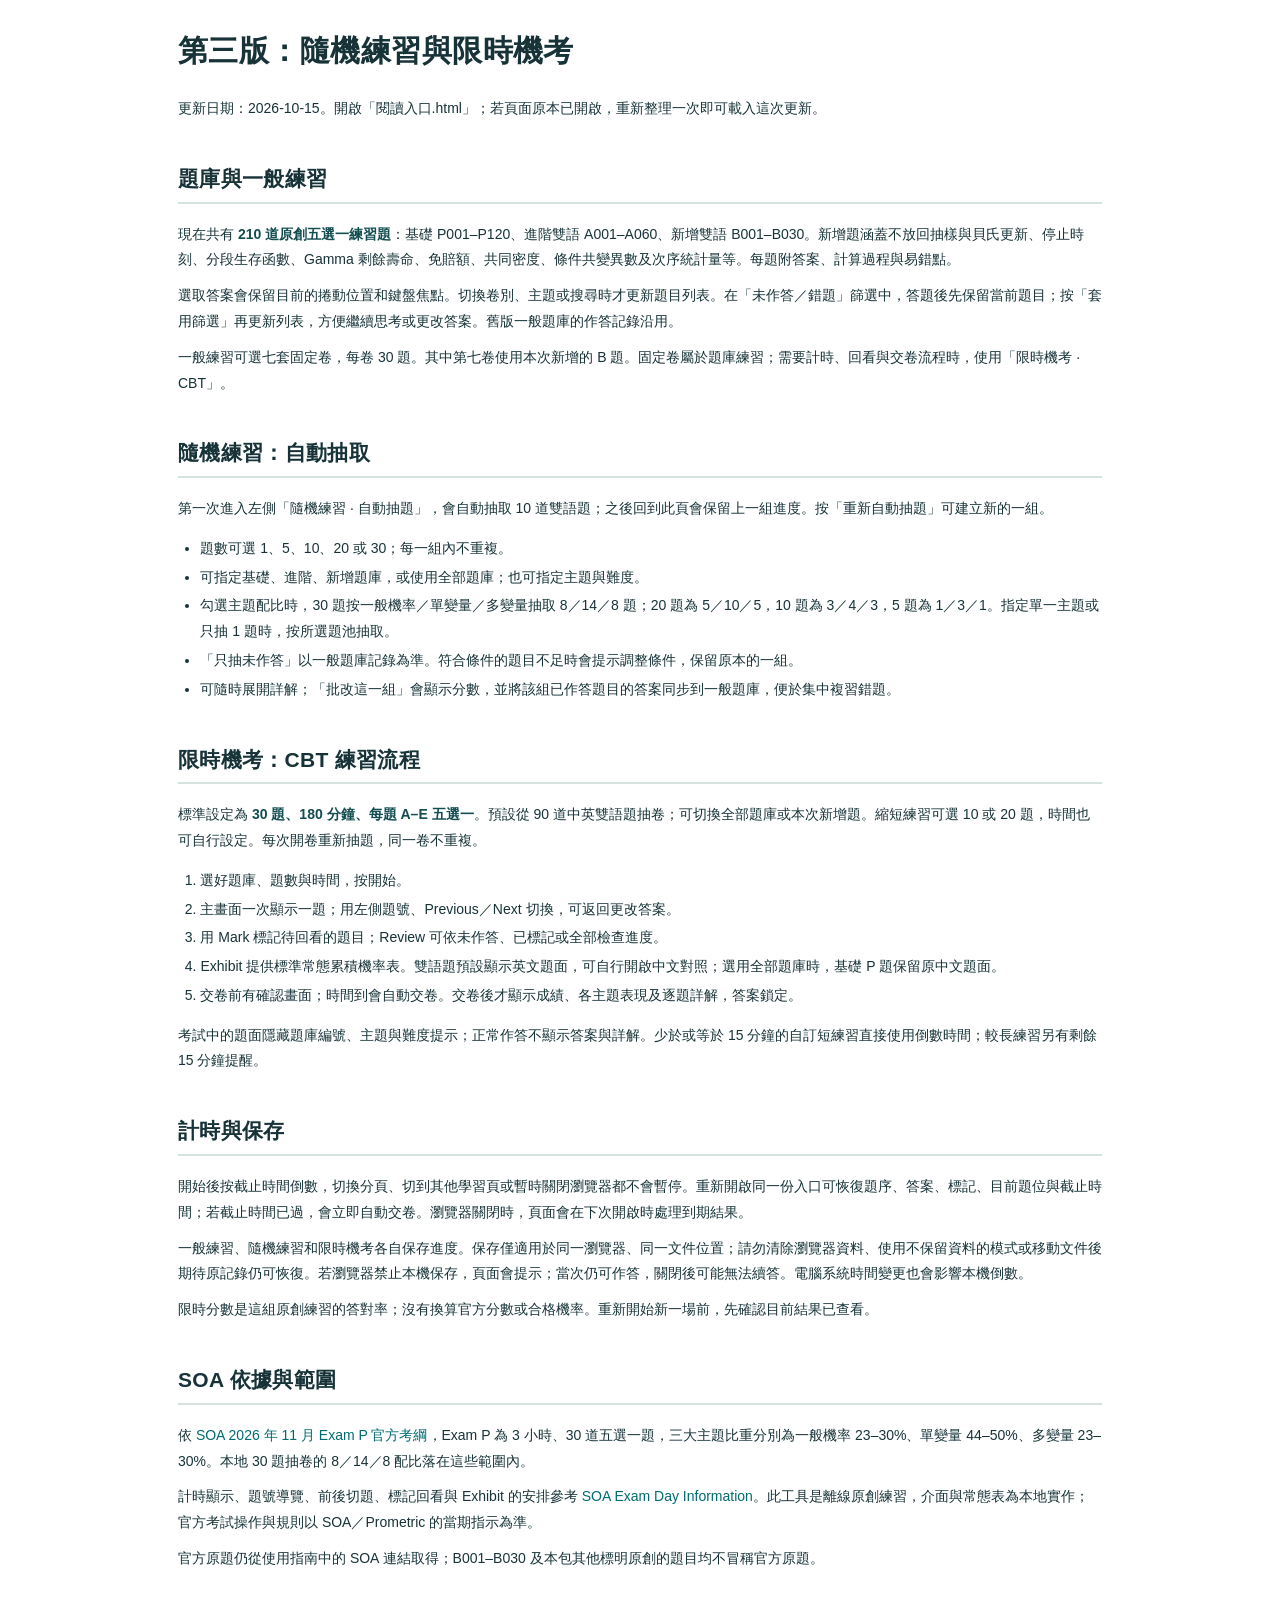
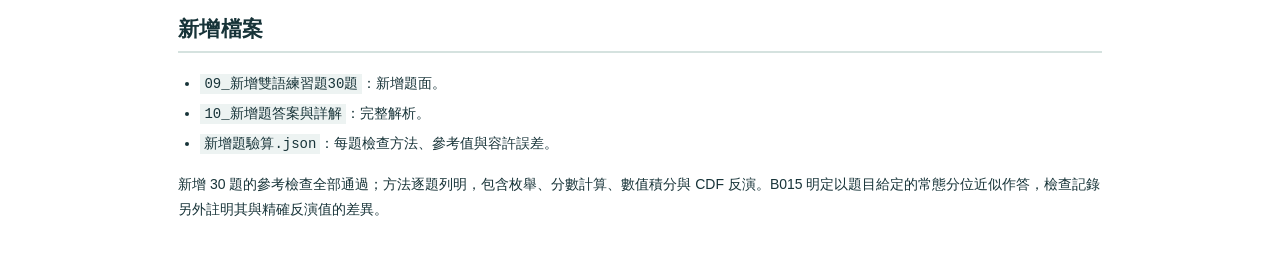
<file: 11_第三版操作說明.html>
<!doctype html><html lang="zh-Hant"><head><meta charset="utf-8"><meta name="viewport" content="width=device-width, initial-scale=1"><title>第三版操作說明</title><link rel="stylesheet" href="assets/katex.min.css"><link rel="stylesheet" href="assets/style.css"><link rel="stylesheet" href="assets/practice-v3.css"></head><body class="pdfbody"><main><h1>第三版：隨機練習與限時機考</h1>
<p>更新日期：2026-10-15。開啟「閱讀入口.html」；若頁面原本已開啟，重新整理一次即可載入這次更新。</p>
<h2>題庫與一般練習</h2>
<p>現在共有 <strong>210 道原創五選一練習題</strong>：基礎 P001–P120、進階雙語 A001–A060、新增雙語 B001–B030。新增題涵蓋不放回抽樣與貝氏更新、停止時刻、分段生存函數、Gamma 剩餘壽命、免賠額、共同密度、條件共變異數及次序統計量等。每題附答案、計算過程與易錯點。</p>
<p>選取答案會保留目前的捲動位置和鍵盤焦點。切換卷別、主題或搜尋時才更新題目列表。在「未作答／錯題」篩選中，答題後先保留當前題目；按「套用篩選」再更新列表，方便繼續思考或更改答案。舊版一般題庫的作答記錄沿用。</p>
<p>一般練習可選七套固定卷，每卷 30 題。其中第七卷使用本次新增的 B 題。固定卷屬於題庫練習；需要計時、回看與交卷流程時，使用「限時機考 · CBT」。</p>
<h2>隨機練習：自動抽取</h2>
<p>第一次進入左側「隨機練習 · 自動抽題」，會自動抽取 10 道雙語題；之後回到此頁會保留上一組進度。按「重新自動抽題」可建立新的一組。</p>
<ul>
<li>題數可選 1、5、10、20 或 30；每一組內不重複。</li>
<li>可指定基礎、進階、新增題庫，或使用全部題庫；也可指定主題與難度。</li>
<li>勾選主題配比時，30 題按一般機率／單變量／多變量抽取 8／14／8 題；20 題為 5／10／5，10 題為 3／4／3，5 題為 1／3／1。指定單一主題或只抽 1 題時，按所選題池抽取。</li>
<li>「只抽未作答」以一般題庫記錄為準。符合條件的題目不足時會提示調整條件，保留原本的一組。</li>
<li>可隨時展開詳解；「批改這一組」會顯示分數，並將該組已作答題目的答案同步到一般題庫，便於集中複習錯題。</li>
</ul>
<h2>限時機考：CBT 練習流程</h2>
<p>標準設定為 <strong>30 題、180 分鐘、每題 A–E 五選一</strong>。預設從 90 道中英雙語題抽卷；可切換全部題庫或本次新增題。縮短練習可選 10 或 20 題，時間也可自行設定。每次開卷重新抽題，同一卷不重複。</p>
<ol>
<li>選好題庫、題數與時間，按開始。</li>
<li>主畫面一次顯示一題；用左側題號、Previous／Next 切換，可返回更改答案。</li>
<li>用 Mark 標記待回看的題目；Review 可依未作答、已標記或全部檢查進度。</li>
<li>Exhibit 提供標準常態累積機率表。雙語題預設顯示英文題面，可自行開啟中文對照；選用全部題庫時，基礎 P 題保留原中文題面。</li>
<li>交卷前有確認畫面；時間到會自動交卷。交卷後才顯示成績、各主題表現及逐題詳解，答案鎖定。</li>
</ol>
<p>考試中的題面隱藏題庫編號、主題與難度提示；正常作答不顯示答案與詳解。少於或等於 15 分鐘的自訂短練習直接使用倒數時間；較長練習另有剩餘 15 分鐘提醒。</p>
<h2>計時與保存</h2>
<p>開始後按截止時間倒數，切換分頁、切到其他學習頁或暫時關閉瀏覽器都不會暫停。重新開啟同一份入口可恢復題序、答案、標記、目前題位與截止時間；若截止時間已過，會立即自動交卷。瀏覽器關閉時，頁面會在下次開啟時處理到期結果。</p>
<p>一般練習、隨機練習和限時機考各自保存進度。保存僅適用於同一瀏覽器、同一文件位置；請勿清除瀏覽器資料、使用不保留資料的模式或移動文件後期待原記錄仍可恢復。若瀏覽器禁止本機保存，頁面會提示；當次仍可作答，關閉後可能無法續答。電腦系統時間變更也會影響本機倒數。</p>
<p>限時分數是這組原創練習的答對率；沒有換算官方分數或合格機率。重新開始新一場前，先確認目前結果已查看。</p>
<h2>SOA 依據與範圍</h2>
<p>依 <a href="https://www.soa.org/globalassets/assets/files/edu/2026/fall/syllabi/2026-11-exam-p-syllabus.pdf">SOA 2026 年 11 月 Exam P 官方考綱</a>，Exam P 為 3 小時、30 道五選一題，三大主題比重分別為一般機率 23–30%、單變量 44–50%、多變量 23–30%。本地 30 題抽卷的 8／14／8 配比落在這些範圍內。</p>
<p>計時顯示、題號導覽、前後切題、標記回看與 Exhibit 的安排參考 <a href="https://www.soa.org/Education/Exam-Req/Exam-Day-Info/edu-procedures-for-exam-day.aspx">SOA Exam Day Information</a>。此工具是離線原創練習，介面與常態表為本地實作；官方考試操作與規則以 SOA／Prometric 的當期指示為準。</p>
<p>官方原題仍從使用指南中的 SOA 連結取得；B001–B030 及本包其他標明原創的題目均不冒稱官方原題。</p>
<h2>新增檔案</h2>
<ul>
<li><code>09_新增雙語練習題30題</code>：新增題面。</li>
<li><code>10_新增題答案與詳解</code>：完整解析。</li>
<li><code>新增題驗算.json</code>：每題檢查方法、參考值與容許誤差。</li>
</ul>
<p>新增 30 題的參考檢查全部通過；方法逐題列明，包含枚舉、分數計算、數值積分與 CDF 反演。B015 明定以題目給定的常態分位近似作答，檢查記錄另外註明其與精確反演值的差異。</p>
</main></body></html>
</file>
<file: assets/style.css>
:root{--ink:#173338;--muted:#52686b;--accent:#007c78;--line:#d5e2df;--paper:#fff;--bg:#eef4f2;--gold:#aa7339}
*{box-sizing:border-box}html{scroll-behavior:smooth}body{margin:0;color:var(--ink);font:16px/1.85 "Microsoft YaHei","Noto Sans CJK TC",sans-serif;background:var(--bg)}
a{color:#006b70;text-decoration:none;overflow-wrap:anywhere}a:hover{text-decoration:underline}p{margin:.7em 0}h1,h2,h3,h4{line-height:1.4;letter-spacing:.015em}h1{font-size:2.2em;margin:0 0 .8em}h2{font-size:1.5em;border-bottom:2px solid var(--line);padding-bottom:.4em;margin:2em 0 .85em}h3{font-size:1.14em;margin:1.5em 0 .65em}h4{font-size:1.05em}strong{color:#134d50}code{font-family:Consolas,monospace;background:#edf3f2;padding:2px 4px}
table{border-collapse:collapse;width:100%;font-size:.9em;margin:1em 0 1.5em}th,td{text-align:left;padding:.6em .7em;border:1px solid var(--line);vertical-align:top}th{background:#e8f2ef;font-weight:650}tbody tr:nth-child(even){background:#f8fbfa}
ul,ol{padding-left:1.6em}li{margin:.2em 0}.katex{font-size:1.06em}.katex-display{overflow-x:auto;overflow-y:hidden;padding:.5em .3em;margin:.8em 0;font-size:.97em}
header.hero{background:#143d41;color:#fff;padding:44px max(5vw,28px) 36px}.hero small{color:#bedad4;letter-spacing:.16em}.hero h1{font-size:34px;margin:10px 0}.hero p{max-width:850px;color:#d7e8e4}.metrics{display:flex;gap:30px;flex-wrap:wrap;font-size:13px;margin-top:24px}.metrics b{font-size:23px;color:#fff;padding-right:8px}.shell{max-width:1440px;margin:auto;display:grid;grid-template-columns:240px 1fr;gap:28px;padding:28px}.rail{position:sticky;top:20px;align-self:start}.navbutton{display:block;border:0;border-left:3px solid transparent;background:transparent;color:var(--ink);padding:13px 16px;font-size:16px;text-align:left;width:100%;border-radius:0 8px 8px 0;cursor:pointer}.navbutton.active{background:#dcebe6;border-left-color:var(--accent);font-weight:700}.rail p{font-size:13px;color:var(--muted);padding:8px 16px}.panel{display:none;background:var(--paper);padding:36px 42px;border:1px solid var(--line);border-radius:12px;min-width:0}.panel.active{display:block}.panel h1{font-size:28px}.toc{background:#f3f8f6;padding:16px 22px;border-radius:8px;margin-bottom:26px}.toc a{display:block;font-size:14px;margin:5px 0}.downloads{display:flex;flex-wrap:wrap;gap:8px}.downloads a{border:1px solid var(--line);padding:7px 12px;border-radius:5px;background:#f8fbfa;font-size:14px}.toolbar{display:flex;gap:10px;flex-wrap:wrap;padding:14px;background:#f2f7f5;border:1px solid var(--line);border-radius:8px;margin:18px 0}.toolbar select,.toolbar input,.toolbar button{min-height:40px;max-width:100%;padding:7px 11px;background:white;border:1px solid #b9cfca;border-radius:5px;color:var(--ink);font:14px "Microsoft YaHei",sans-serif}.toolbar input{flex:1;min-width:140px}.toolbar button{cursor:pointer}.toolbar button.primary{background:var(--accent);color:white;border-color:var(--accent)}
.qcard{border:1px solid var(--line);border-radius:9px;padding:22px;margin:22px 0;background:white;break-inside:avoid}.qtop{display:flex;align-items:start;justify-content:space-between;gap:15px}.qtop h3{margin:0;font-size:18px}.badge{font-size:12px;white-space:nowrap;background:#eaf1ed;padding:2px 9px;border-radius:20px;color:#36635c}.qmeta{font-size:12px;color:var(--muted);margin:.5em 0 .8em}.options{display:grid;grid-template-columns:repeat(2,minmax(0,1fr));gap:8px;margin:15px 0 8px}.option{display:flex;align-items:center;gap:10px;padding:8px 10px;border:1px solid #dfebe6;border-radius:5px;font-size:14px;min-width:0}.option b{color:var(--accent)}.option:has(input:checked){background:#dcefe9;border-color:#007c78}.option input{accent-color:var(--accent)}details{border-top:1px solid var(--line);margin-top:18px;padding-top:12px}summary{color:#006963;cursor:pointer;font-size:14px;font-weight:650}.explanation{padding:12px 4px 0}.trap{background:#fbf3e6;border-left:3px solid #b68447;padding:10px 14px;font-size:14px;color:#6c502e}.note{color:var(--muted);font-size:14px}.status{font-size:14px;margin:8px 0;min-height:24px;color:#45605f}.score{padding:14px;background:#e8f3ee;border-radius:6px}.pdfbody{background:white;font-size:14px}.pdfbody main{max-width:1000px;padding:30px 38px;margin:auto}.pdfbody h1{font-size:30px}.covermeta{color:#617b7b;font-size:12px;letter-spacing:.1em;margin-bottom:20px}.pdfbody .qcard{padding:16px 18px;margin:14px 0}.pdfbody .qtop h3{font-size:15px}.pdfbody .qcard p{margin:.4em 0}.pdfbody .option{font-size:12px;padding:5px 8px}.solutioncard{break-inside:avoid;border-bottom:1px solid var(--line);padding:14px 0}.solutioncard h3{margin:.3em 0}.solutioncard .trap{margin-bottom:0}.empty{padding:30px;text-align:center;color:#6a817d}
@media(max-width:900px){.shell{display:block;padding:14px}.rail{position:static;display:flex;flex-wrap:wrap;margin-bottom:15px}.navbutton{width:auto;border-left:0;border-bottom:3px solid transparent;border-radius:6px 6px 0 0;font-size:14px;padding:10px}.navbutton.active{border-bottom-color:var(--accent)}.rail p{display:none}.panel{padding:22px 18px}.hero h1{font-size:28px}.qcard{padding:16px}.options{grid-template-columns:1fr}.panel h1{font-size:25px}}
@media print{body{background:white;font-size:10pt;line-height:1.7}.hero,.rail,.toolbar,.downloads,.toc,.status,.score,.note.noprint{display:none!important}.shell{display:block;padding:0}.panel{border:0;padding:0;border-radius:0}.panel:not(.active){display:none}.pdfbody main{padding:0;max-width:none}.pdfbody{font-size:10pt}.pdfbody .qtop h3{font-size:11pt}h1{font-size:23pt}h2{break-after:avoid;font-size:15pt;margin-top:24pt}h3,h4{break-after:avoid}p{orphans:3;widows:3}table{font-size:8.3pt}tr{break-inside:avoid}thead{display:table-header-group}.katex{font-size:1.03em}.katex-display{overflow:visible;font-size:.95em}a{color:inherit;word-break:break-word}.qcard{break-inside:avoid;box-shadow:none}.option{font-size:9pt}.solutioncard{break-inside:avoid}.options{grid-template-columns:repeat(2,minmax(0,1fr))}.qcard .badge{font-size:8pt}.trap{font-size:9pt}details:not([open]){display:none}.pdfbody h2{break-before:auto}}

.translation{font-size:.92em;color:#4b6763;border-left:2px solid #bed5cd;padding-left:12px}.english-only .translation{display:none}.panel img,.pdfbody img{max-width:100%;height:auto;display:block;margin:18px auto}#worked h3{color:#006c68}#worked h3::before{content:'例題 ';font-size:.75em;color:#788f89}.toolbar .checklabel{display:flex;align-items:center;gap:6px;font-size:13px}.toolbar input[type=checkbox]{flex:0;min-width:16px;min-height:16px;width:16px} .v2message{padding:14px 18px;border-left:3px solid #007c78;background:#eff7f3;margin:15px 0}.pdfbody .translation{font-size:.92em}.pdfbody .qcard{break-inside:avoid}@media print{.workedprint table{break-inside:avoid}.workedprint h3+p{break-after:avoid}img{break-inside:avoid}.translation{font-size:9pt}}
</file>
<file: assets/practice-v3.css>
#random .practice-setup{padding:18px;background:#f3f8f6;border:1px solid #d5e2df;border-radius:10px;margin:18px 0}#random .setup-grid{display:grid;grid-template-columns:repeat(2,minmax(0,1fr));gap:14px}#random .setup-grid>label{font-size:14px;font-weight:600}#random select{display:block;width:100%;margin-top:5px;padding:10px;border:1px solid #bdd0c9;border-radius:5px;background:#fff;color:#173338;font:inherit}#random .random-actions{display:flex;flex-wrap:wrap;gap:12px;align-items:center;margin-top:16px}#random button{padding:10px 15px;border:1px solid #8caeaa;border-radius:6px;background:#fff;font:14px "Microsoft YaHei",sans-serif;color:#173338;cursor:pointer}#random button.primary{background:#007c78;color:white;border-color:#007c78}#random label.checkrow{display:flex;align-items:center;gap:6px;font-size:13px}#random .error{color:#9b342b}#randomSessionTop{scroll-margin-top:18px}.storage-note{padding:12px;border-left:3px solid #ad7339;background:#fff7e9;font-size:13px}.qcard{overflow-anchor:auto}#cbt,#random{min-width:0}@media(max-width:650px){#random .setup-grid{grid-template-columns:1fr}#random .random-actions{align-items:flex-start;flex-direction:column}}
</file>
